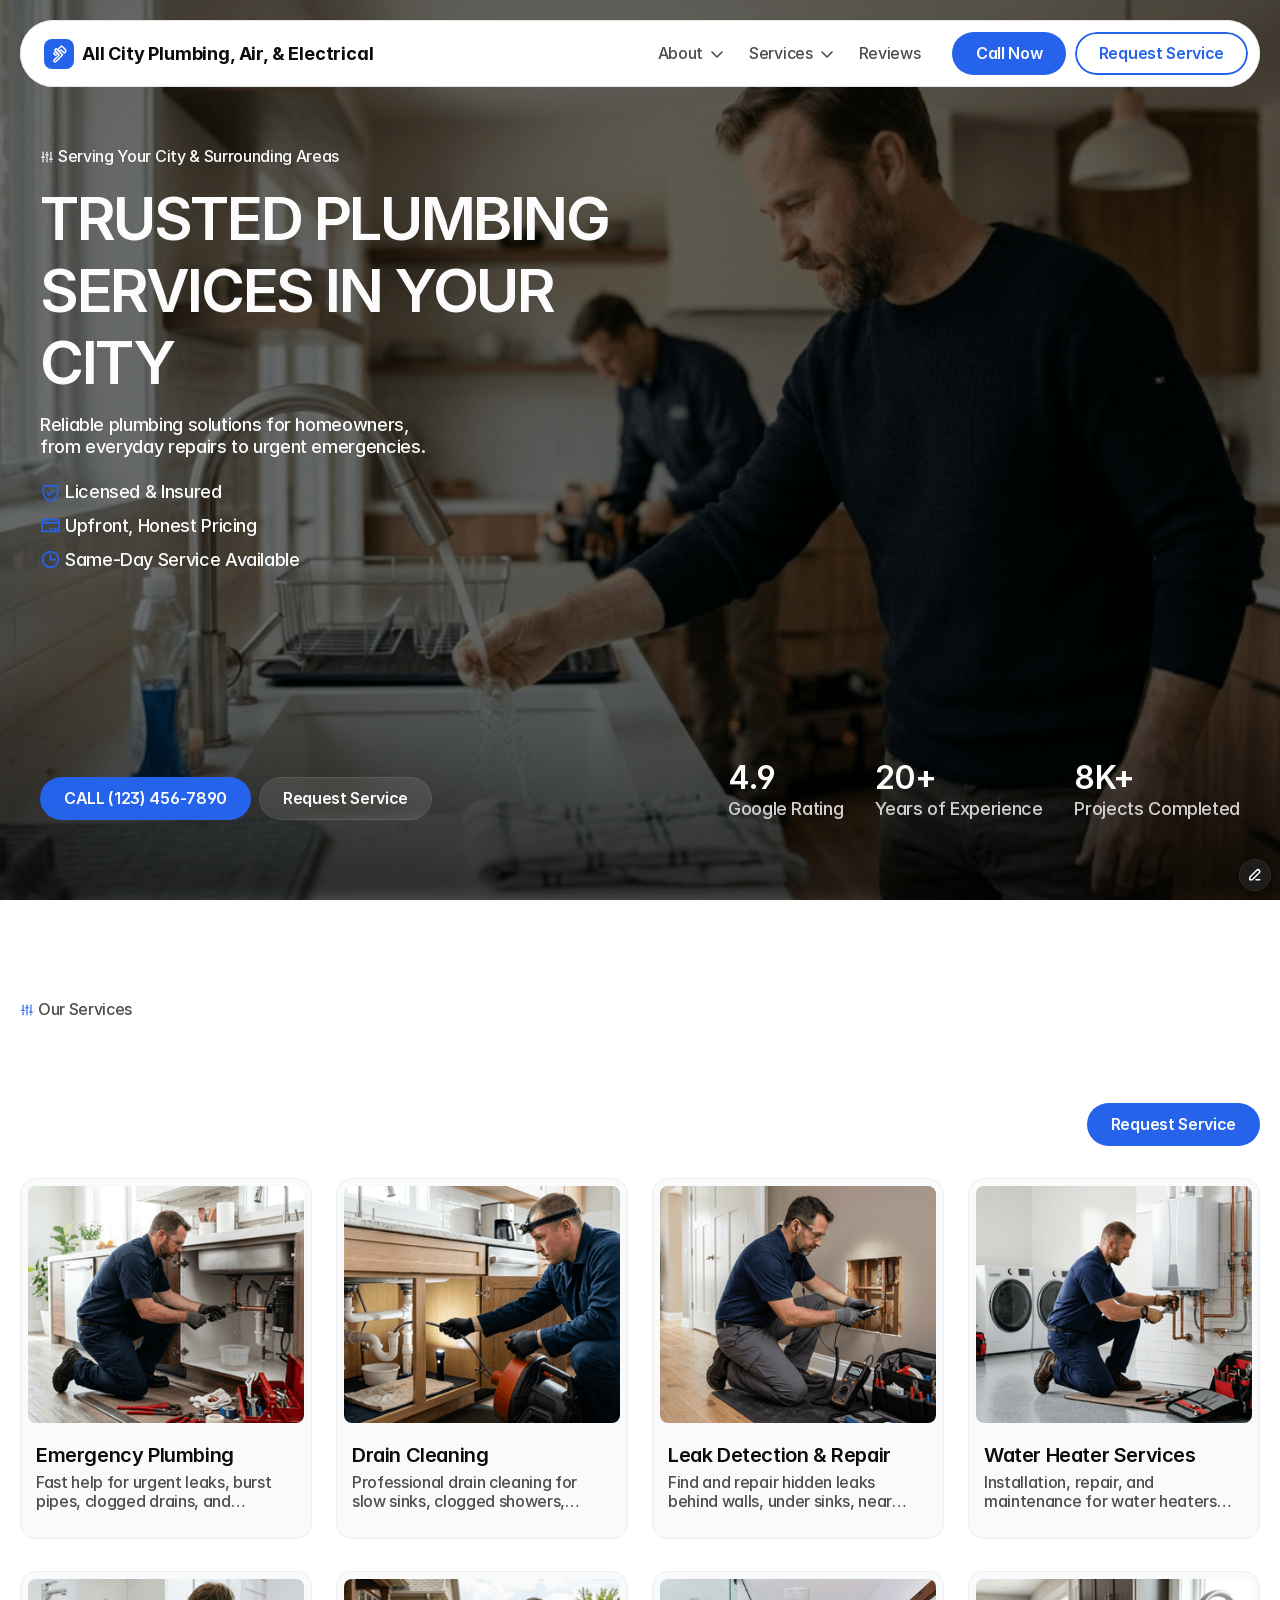
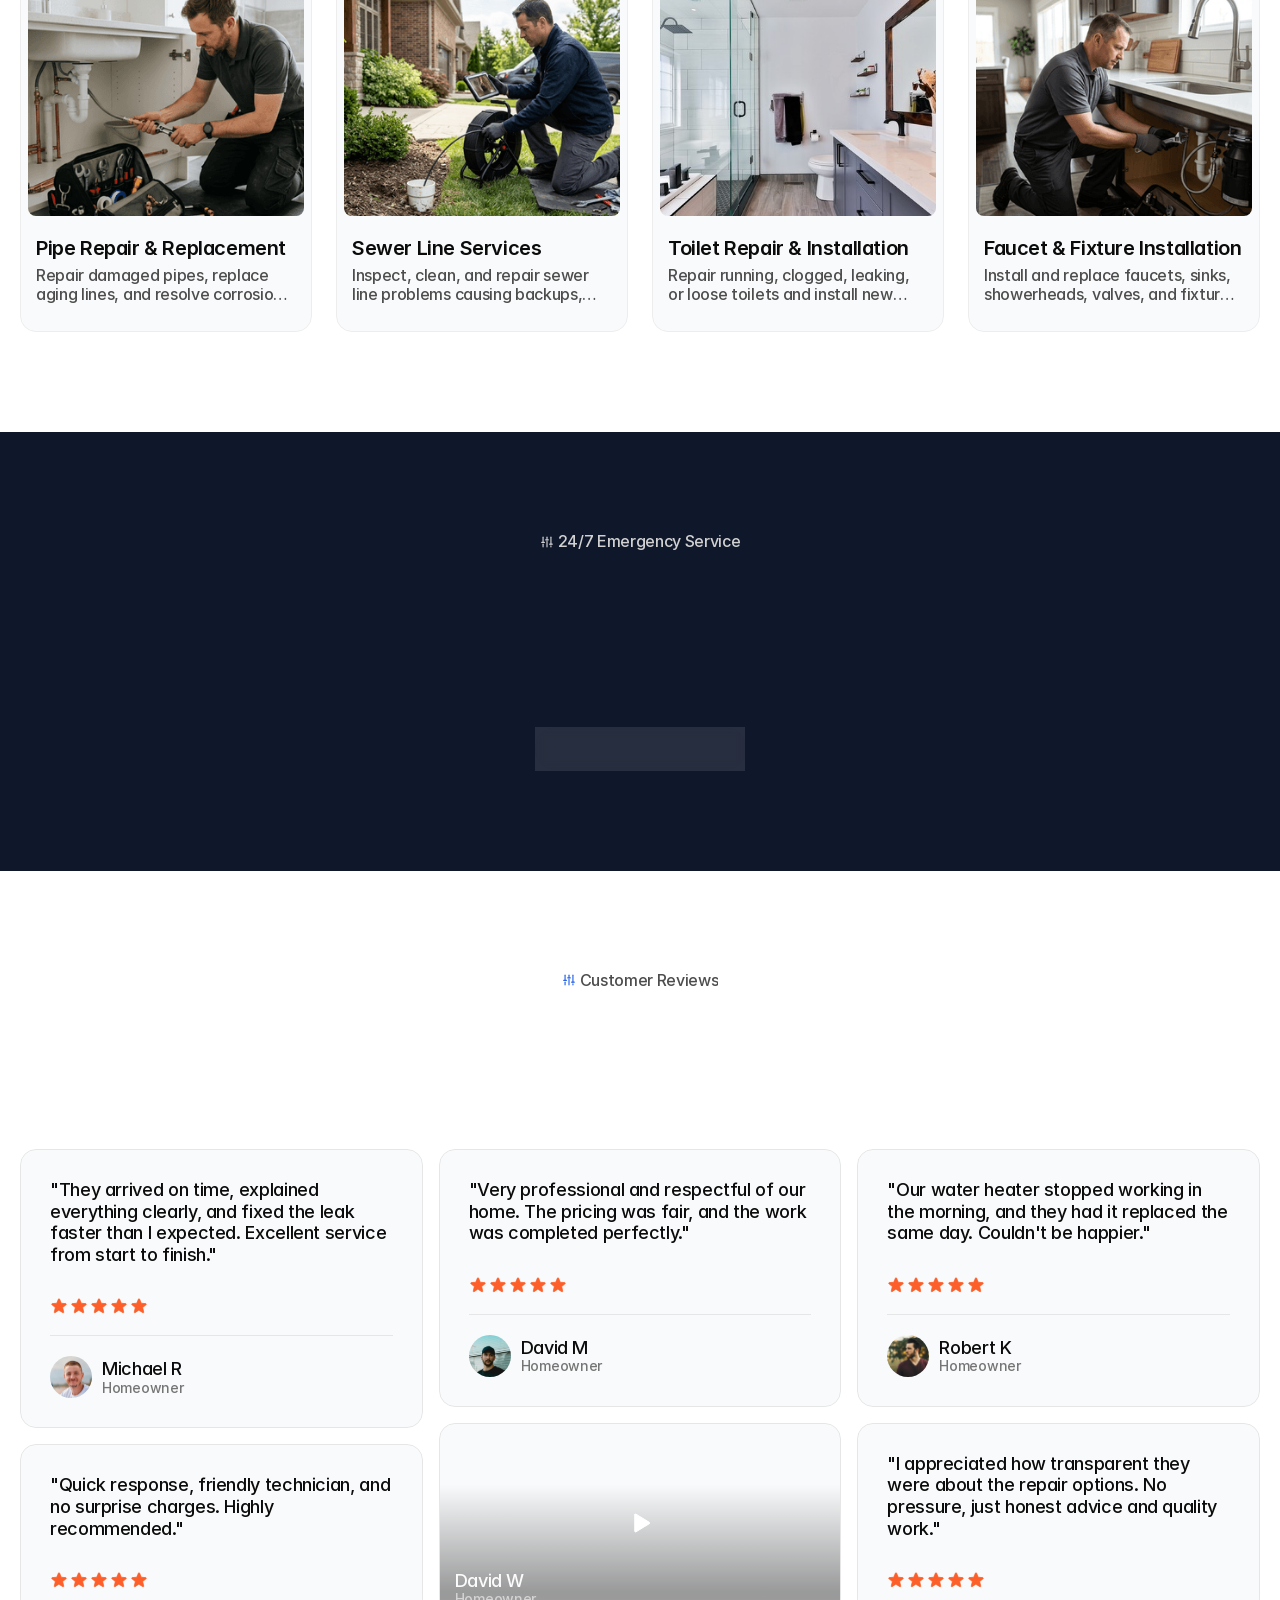
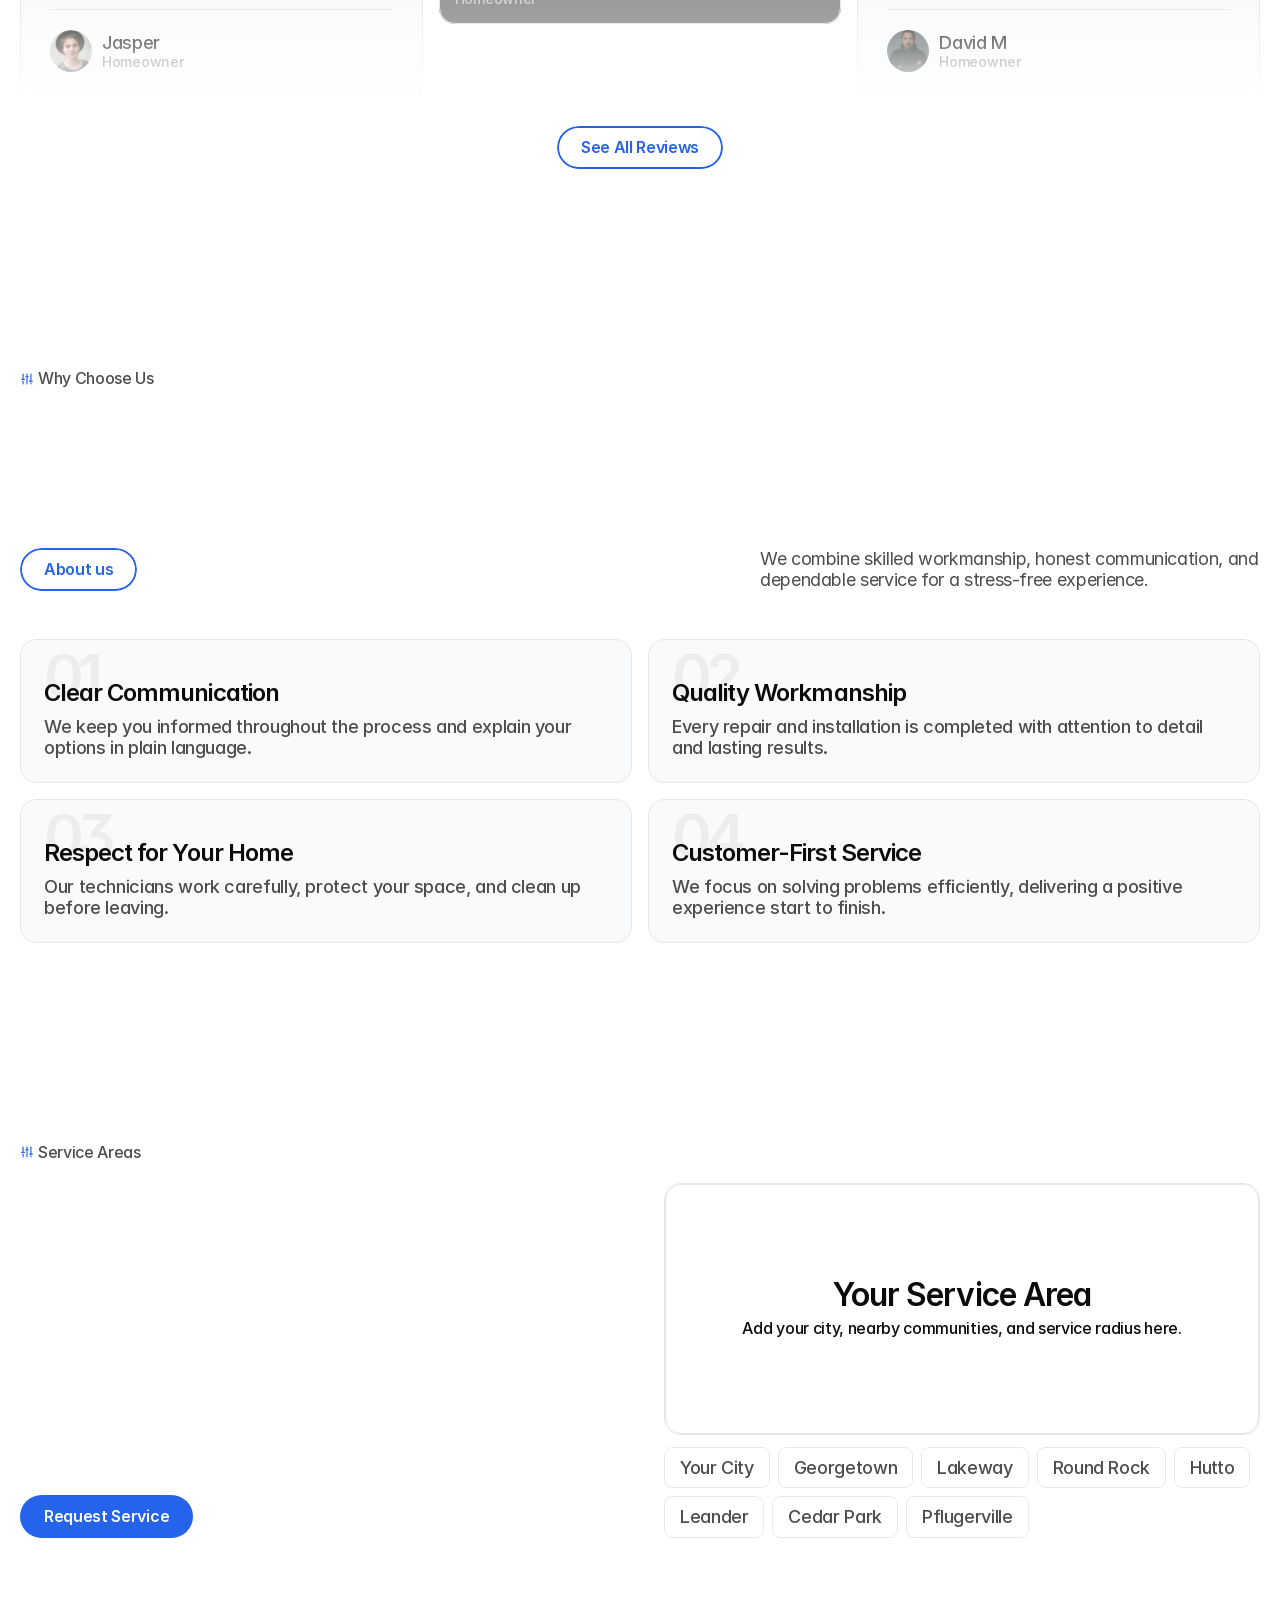
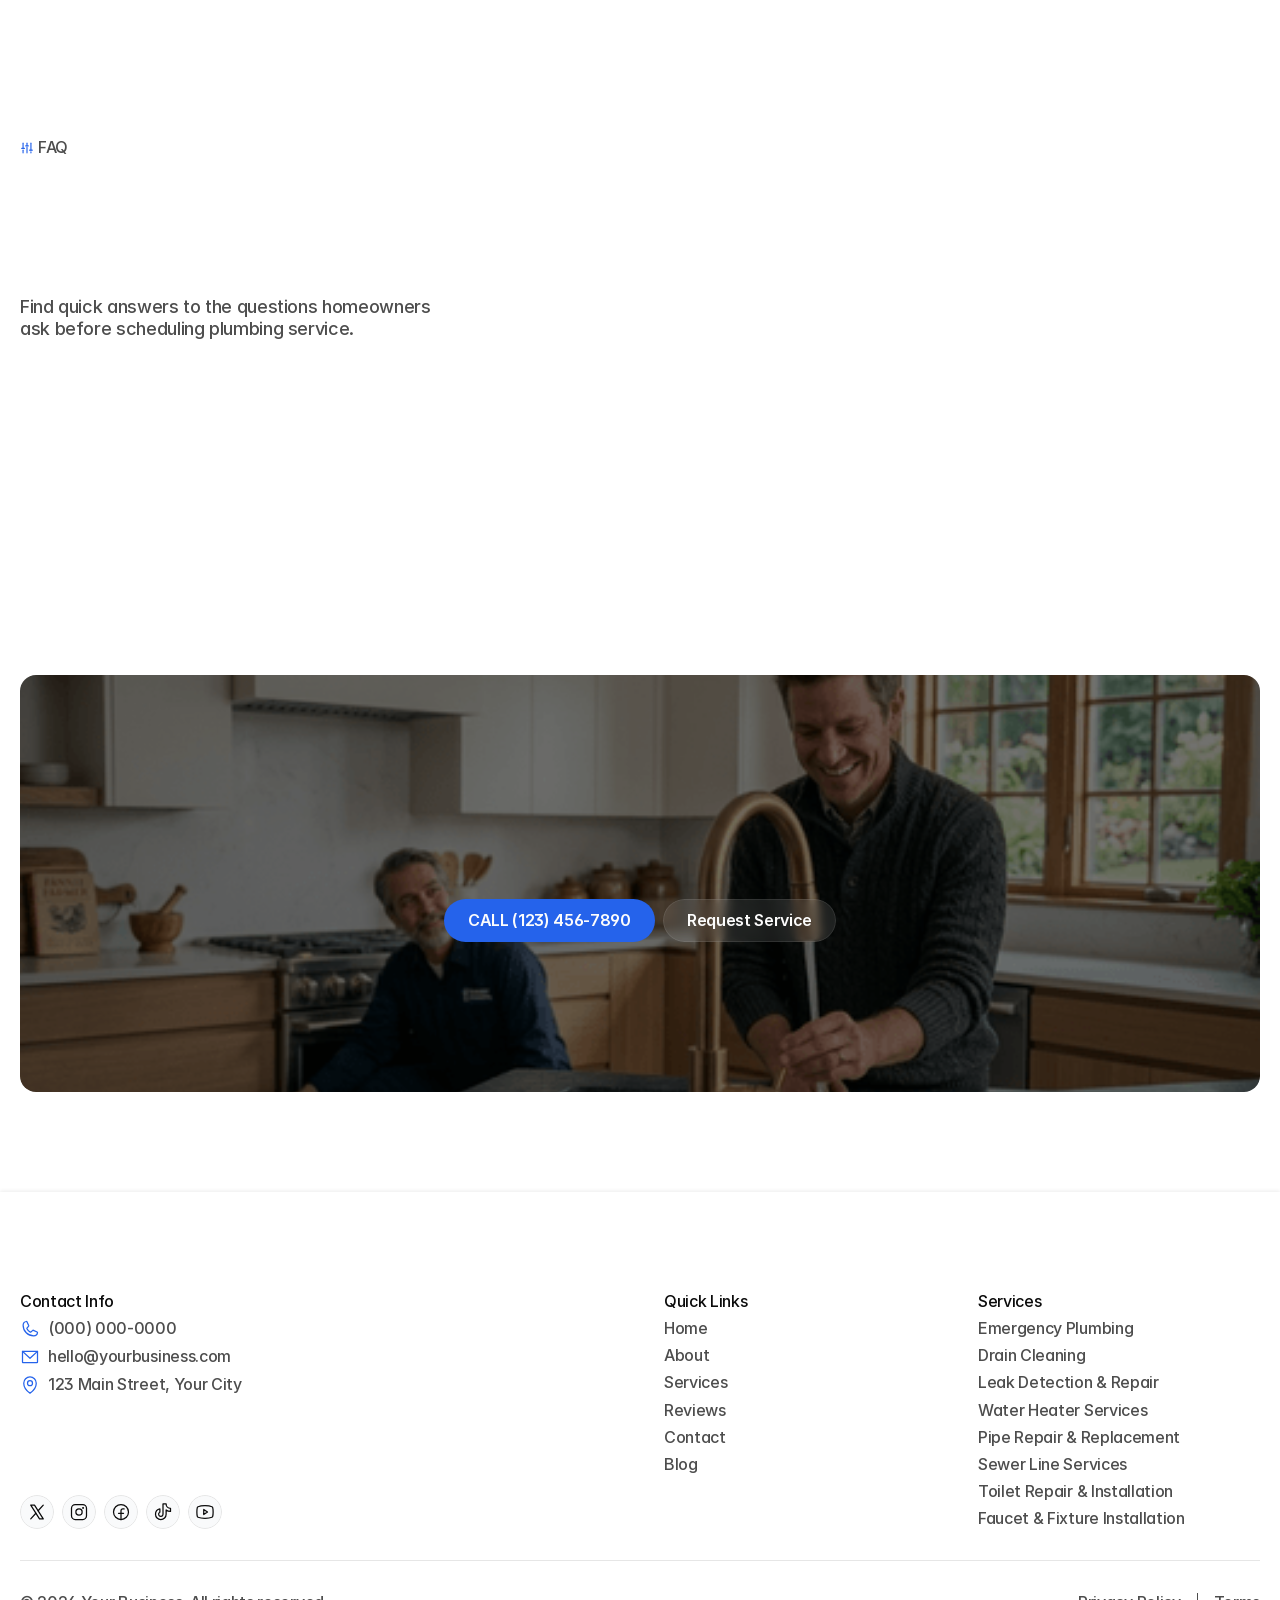
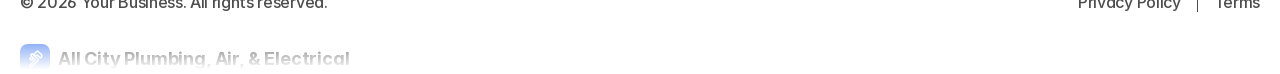
<file: index.html>
<!DOCTYPE html>
<html lang="en" dir="ltr"><head>
<link rel="stylesheet" href="styles.css"><script>(function(){var f=window.fetch;window.fetch=function(u,o){if(typeof u==='string'&&u.includes('.framercms')){return f('/assets/cms/'+u.split('/').pop(),o);}return f(u,o);};})();</script>
<script>
if(location.protocol==='file:'){
  document.addEventListener('DOMContentLoaded',function(){
    var d=document.createElement('div');
    d.style.cssText='position:fixed;top:0;left:0;right:0;z-index:999999;background:#1E293B;color:#F8FAFC;padding:14px 20px;font:13px/1.5 system-ui,sans-serif;text-align:center;box-shadow:0 2px 8px rgba(0,0,0,.3)';
    d.innerHTML='<strong>Local preview:</strong> Run <code style="background:#334155;padding:2px 8px;border-radius:4px;margin:0 4px">npx serve .</code> in this folder, then open <a href="http://localhost:3000" style="color:#60A5FA">localhost:3000</a>. Or deploy to Netlify/Vercel/GitHub Pages — it works instantly! <button onclick="this.parentElement.remove()" style="margin-left:12px;background:#475569;border:none;color:#F8FAFC;padding:4px 10px;border-radius:4px;cursor:pointer;font-size:12px">✕</button>';
    document.body.prepend(d);
  });
}
</script><script src="assets/js/popups-script.js"></script>
	<meta charset="utf-8">
	<meta name="viewport" content="width=device-width">
	<meta name="generator" content="Framer d22cd96">
	<title>All City Plumbing</title>
    <meta name="description" content="All City Plumbing is a high-converting plumbing website built for local service businesses. Generate leads through forms and call actions, launch fast with easy customizations, and grow with SEO-ready service pages and blog CMS.">
    <meta name="framer-search-index" content="https://framerusercontent.com/sites/7fo2Bcs0rbRG9XYIEO4CnJ/searchIndex-yfVfT9ELV8GW.json">
    <meta name="framer-search-index-fallback" content="https://framerusercontent.com/sites/7fo2Bcs0rbRG9XYIEO4CnJ/searchIndex-JojfMlQQpAFr.json">
    <link href="assets/images/image-extra-1.svg" rel="icon" media="(prefers-color-scheme: light)">
    <link href="assets/images/image-extra-1.svg" rel="icon" media="(prefers-color-scheme: dark)">
    <!-- Open Graph -->
    <meta property="og:type" content="website">
    <meta property="og:title" content="All City Plumbing">
    <meta property="og:description" content="All City Plumbing website built for local service businesses. Generate leads through forms and call actions, launch fast with easy customization, and grow with SEO-ready service pages and blog CMS.">
    <meta property="og:image" content="assets/images/image-extra-2.png">
    <!-- X -->
    <meta name="twitter:card" content="summary_large_image">
    <meta name="twitter:title" content="All City Plumbing">
    <meta name="twitter:description" content="All City Plumbing is a high-converting plumbing website built for local service businesses. Generate leads through forms and call actions, launch fast with easy customization, and grow with SEO-ready service pages and blog CMS.">
    <meta name="twitter:image" content="assets/images/image-extra-2.png">
	
	
	<script>try{if(localStorage.getItem("__framer_force_showing_editorbar_since")){const n=document.createElement("link");n.rel="modulepreload";n.href="https://framer.com/edit/init.mjs";document.head.appendChild(n)}}catch(e){}</script><link rel="modulepreload" href="https://framer.com/edit/init.mjs">
	<link rel="canonical" href="https://plumbingpros.framer.website/"><meta property="og:url" content="https://plumbingpros.framer.website/"><!-- Start of headStart -->
    
    <!-- End of headStart -->
	
	
	<link href="https://fonts.gstatic.com" rel="preconnect" crossorigin="">
	
	<meta name="robots" content="max-image-preview:large"><!-- Start of headEnd -->
    
    <!-- End of headEnd -->
	
</head>
<body>
	
	<!-- Start of bodyStart -->
    
    <!-- End of bodyStart -->
	
	<div id="main" data-framer-hydrate-v2="{&quot;routeId&quot;:&quot;augiA20Il&quot;,&quot;localeId&quot;:&quot;default&quot;,&quot;breakpoints&quot;:[{&quot;hash&quot;:&quot;72rtr7&quot;,&quot;mediaQuery&quot;:&quot;(min-width: 1200px)&quot;},{&quot;hash&quot;:&quot;f7nsly&quot;,&quot;mediaQuery&quot;:&quot;(min-width: 810px) and (max-width: 1199.98px)&quot;},{&quot;hash&quot;:&quot;1na1ffq&quot;,&quot;mediaQuery&quot;:&quot;(max-width: 809.98px)&quot;},{&quot;hash&quot;:&quot;1ibzc44&quot;,&quot;mediaQuery&quot;:&quot;(max-width: 809.98px)&quot;},{&quot;hash&quot;:&quot;1uy158s&quot;,&quot;mediaQuery&quot;:&quot;(min-width: 810px) and (max-width: 1199.98px)&quot;},{&quot;hash&quot;:&quot;bup7n2&quot;,&quot;mediaQuery&quot;:&quot;(min-width: 1200px)&quot;}]}" data-framer-ssr-released-at="2026-07-03T11:31:48.672Z" data-framer-page-optimized-at="2026-07-06T11:26:04.817Z" data-framer-generated-page=""><!--$--><div class="framer-aw8Ol framer-bup7n2" data-layout-template="true" style="min-height:100vh;width:auto"><div class="framer-1f7fu11-container"><div class="ssr-variant hidden-1uy158s hidden-1ibzc44"><nav class="framer-bpLmH framer-1gn59p1 framer-v-1gn59p1" data-framer-name="Desktop" data-hide-scrollbars="true" style="width: 100%; opacity: 1;"><div class="framer-a35pct" data-border="true" data-framer-name="Container" style="--border-bottom-width: 1px; --border-color: var(--token-c6608427-1ec8-43a2-a71f-f5792184d5c6, rgb(222, 222, 222)); --border-left-width: 1px; --border-right-width: 1px; --border-style: solid; --border-top-width: 1px; background-color: var(--token-d3e9557f-f85b-4aae-a29d-46760aaacc76, rgb(255, 255, 255)); border-radius: 50px; opacity: 1;"><div class="framer-5giyrs" data-framer-name="Top" style="--border-bottom-width: 0px; --border-color: rgba(0, 0, 0, 0); --border-left-width: 0px; --border-right-width: 0px; --border-style: solid; --border-top-width: 0px; background-color: rgba(255, 255, 255, 0); border-radius: 0px; opacity: 1;"><div class="framer-40gmu5-container" style="opacity: 1;"><!--$--><a aria-label="Logo" class="framer-TGvIf framer-bzs0qu framer-v-bzs0qu framer-11bots9" data-framer-name="Dark" data-highlight="true" href="./" data-framer-page-link-current="true" tabindex="0" style="opacity: 1;"><div class="framer-135qb1q" style="background-color: var(--token-2dbee46b-8e86-409b-908d-18389383084d); border-radius: 8px; opacity: 1;"><svg class="framer-A9vlY framer-1vcke5y" role="presentation" viewBox="0 0 24 24" style="--1m6trwb: 0; --21h8s6: var(--token-d3e9557f-f85b-4aae-a29d-46760aaacc76); --pgex8v: 2; opacity: 1;"><use href="#607465410"></use></svg></div><div class="framer-6nkd08" data-framer-name="Brand Name" data-framer-component-type="RichTextContainer" style="--extracted-r6o4lv: var(--token-25e562c2-4c2e-400c-b4bf-8b236b621b0e); transform: none; opacity: 1;"><p dir="auto" class="framer-text" style="--font-selector:SW50ZXItQm9sZA==;--framer-font-open-type-features:'blwf' on, 'cv03' on, 'cv04' on, 'cv09' on, 'cv11' on;--framer-font-size:18px;--framer-font-weight:700;--framer-letter-spacing:-0.01em;--framer-text-color:var(--extracted-r6o4lv, var(--token-25e562c2-4c2e-400c-b4bf-8b236b621b0e))">All City Plumbing, Air, &amp; Electrical</p></div></a><!--/$--></div></div><div class="framer-o3fenq" data-framer-appear-id="o3fenq" data-framer-name="Bottom" style="--border-bottom-width:0px;--border-color:rgba(0, 0, 0, 0);--border-left-width:0px;--border-right-width:0px;--border-style:solid;--border-top-width:0px;background-color:rgba(0, 0, 0, 0);border-bottom-left-radius:0px;border-bottom-right-radius:0px;border-top-left-radius:0px;border-top-right-radius:0px;opacity:1;transform:none"><div class="framer-1euw8u9" data-framer-name="Menus" style="opacity: 1;"><!--$--><div class="framer-4vvrox-container" id="undefined-4vvrox" style="opacity: 1;"><!--$--><a class="framer-4S8ok framer-Lw7GL framer-ggi9rj framer-v-ggi9rj framer-1u1i0ei" data-framer-name="Default" data-highlight="true" href="./about-us" tabindex="0" style="opacity: 1;"><div class="framer-1seu5a1" data-framer-component-type="RichTextContainer" style="--framer-paragraph-spacing: 0px; transform: none; opacity: 1;"><p class="framer-text framer-styles-preset-1l8qnte" data-styles-preset="aRnYE1hxO" dir="auto">About</p></div><svg class="framer-2TOMF framer-9nq0oo" role="presentation" viewBox="0 0 24 24" style="--1m6trwb: 0; --21h8s6: var(--token-22c6f036-4896-4335-bba1-574341098826, rgb(77, 77, 77)); --pgex8v: 2.5; transform: none; opacity: 1;"><use href="#2741301580"></use></svg></a><!--/$--></div><!--/$--><!--$--><div class="framer-1uvsv1j-container" id="undefined-1uvsv1j" style="opacity: 1;"><!--$--><a class="framer-4S8ok framer-Lw7GL framer-ggi9rj framer-v-ggi9rj framer-1u1i0ei" data-framer-name="Default" data-highlight="true" href="./services" tabindex="0" style="opacity: 1;"><div class="framer-1seu5a1" data-framer-component-type="RichTextContainer" style="--framer-paragraph-spacing: 0px; transform: none; opacity: 1;"><p class="framer-text framer-styles-preset-1l8qnte" data-styles-preset="aRnYE1hxO" dir="auto">Services</p></div><svg class="framer-2TOMF framer-9nq0oo" role="presentation" viewBox="0 0 24 24" style="--1m6trwb: 0; --21h8s6: var(--token-22c6f036-4896-4335-bba1-574341098826, rgb(77, 77, 77)); --pgex8v: 2.5; transform: none; opacity: 1;"><use href="#2741301580"></use></svg></a><!--/$--></div><!--/$--><!--$--><div class="framer-dqi53g-container" style="opacity: 1;"><!--$--><a class="framer-4S8ok framer-Lw7GL framer-ggi9rj framer-v-ggi9rj framer-1u1i0ei" data-framer-name="Default" data-highlight="true" href="./reviews" tabindex="0" style="opacity: 1;"><div class="framer-1seu5a1" data-framer-component-type="RichTextContainer" style="--framer-paragraph-spacing: 0px; transform: none; opacity: 1;"><p class="framer-text framer-styles-preset-1l8qnte" data-styles-preset="aRnYE1hxO" dir="auto">Reviews</p></div></a><!--/$--></div><!--/$--></div><div class="framer-gskov9" data-framer-name="CTAs" style="opacity: 1;"><div class="framer-e3y6tv-container" style="opacity: 1;"><!--$--><a class="framer-ZRJLG framer-qcO23 framer-u3138m framer-v-u3138m framer-5ry2m" data-highlight="true" href="tel:1234567890" rel="noopener" tabindex="0" style="--border-bottom-width: 0px; --border-color: rgba(0, 0, 0, 0); --border-left-width: 0px; --border-right-width: 0px; --border-style: solid; --border-top-width: 0px; backdrop-filter: none; background-color: var(--token-2dbee46b-8e86-409b-908d-18389383084d, rgb(59, 130, 246)); border-radius: 50px; opacity: 1; will-change: transform;" data-framer-name="Button Primary"><div class="framer-1ac1mem" data-framer-component-type="RichTextContainer" style="--extracted-r6o4lv: var(--token-a7058ff3-7dd0-4161-bc4d-0be900207058, rgb(250, 250, 250)); --framer-link-text-color: rgb(0, 153, 255); --framer-link-text-decoration: underline; transform: none; opacity: 1;"><p class="framer-text framer-styles-preset-rr2v9c" data-styles-preset="SYTKcKlP4" dir="auto" style="--framer-text-color:var(--extracted-r6o4lv, var(--token-a7058ff3-7dd0-4161-bc4d-0be900207058, rgb(250, 250, 250)))">Call Now</p></div></a><!--/$--></div><!--$--><div class="framer-eio9fn-container" style="opacity: 1;"><!--$--><a class="framer-ZRJLG framer-qcO23 framer-u3138m framer-v-1y5bxmx framer-5ry2m" data-framer-name="Button Tertiary" data-highlight="true" data-border="true" href="./contact" tabindex="0" style="--border-bottom-width:2px;--border-color:var(--token-2dbee46b-8e86-409b-908d-18389383084d, rgb(37, 99, 235));--border-left-width:2px;--border-right-width:2px;--border-style:solid;--border-top-width:2px;backdrop-filter:none;background-color:rgba(0, 0, 0, 0);-webkit-backdrop-filter:none;border-bottom-left-radius:50px;border-bottom-right-radius:50px;border-top-left-radius:50px;border-top-right-radius:50px;opacity:1"><div class="framer-1ac1mem" data-framer-component-type="RichTextContainer" style="--extracted-r6o4lv: var(--token-2dbee46b-8e86-409b-908d-18389383084d, rgb(37, 99, 235)); --framer-link-text-color: rgb(0, 153, 255); --framer-link-text-decoration: underline; transform: none; opacity: 1;"><p class="framer-text framer-styles-preset-rr2v9c" data-styles-preset="SYTKcKlP4" dir="auto" style="--framer-text-color:var(--extracted-r6o4lv, var(--token-2dbee46b-8e86-409b-908d-18389383084d, rgb(37, 99, 235)))">Request Service</p></div></a><!--/$--></div><!--/$--></div></div></div></nav></div></div><div data-framer-root="" class="framer-C1SZs framer-S75yf framer-ywpP8 framer-yp3Eg framer-72rtr7" style="min-height:100vh;width:auto;display:contents"><div class="ssr-variant"><section as="section" class="framer-1oahxfn" data-framer-name="Hero"><div style="position:absolute;border-radius:inherit;corner-shape:inherit;top:0;right:0;bottom:0;left:0" data-framer-background-image-wrapper="true"><img decoding="auto" width="1092" height="614" sizes="(min-width: 1200px) 100vw, (min-width: 810px) and (max-width: 1199.98px) 100vw, (max-width: 809.98px) 100vw" srcset="assets/images/trusted-plumbing-services-in-your-city-2.png 512w,assets/images/trusted-plumbing-services-in-your-city-3.png 1024w,assets/images/trusted-plumbing-services-in-your-city-1.png 1092w" src="assets/images/trusted-plumbing-services-in-your-city-1.png" alt="" style="display:block;width:100%;height:100%;border-radius:inherit;corner-shape:inherit;object-position:center;object-fit:cover"></div><div class="framer-2i8tm6" data-framer-name="Bottom Linear"></div><div class="framer-1t1ck3q" data-framer-name="Overlay"></div><div class="framer-gb4t3c" data-framer-name="Container"><div class="framer-98cb6c" data-framer-name="Heading"><div class="framer-1bkipw3" data-framer-name="Text"><div class="framer-16fpzdw-container"><div class="framer-j3QDU framer-Lw7GL framer-1ydx34m framer-v-txje7c" data-framer-name="Homepage" style="opacity: 1;"><svg class="framer-0Ah50 framer-1n69ixs" role="presentation" viewBox="0 0 24 24" style="--1m6trwb: 0; --21h8s6: var(--token-a7058ff3-7dd0-4161-bc4d-0be900207058, rgb(252, 252, 252)); --pgex8v: 2; opacity: 1;"><use href="#682066901"></use></svg><div class="framer-1r5th9h" data-framer-component-type="RichTextContainer" style="--framer-link-text-color: rgb(0, 153, 255); --framer-link-text-decoration: underline; --extracted-r6o4lv: var(--token-a7058ff3-7dd0-4161-bc4d-0be900207058, rgb(252, 252, 252)); transform: none; opacity: 1;"><p class="framer-text framer-styles-preset-1l8qnte" data-styles-preset="aRnYE1hxO" dir="auto" style="--framer-text-color:var(--extracted-r6o4lv, var(--token-a7058ff3-7dd0-4161-bc4d-0be900207058, rgb(252, 252, 252)))">Serving Your City &amp; Surrounding Areas</p></div></div></div><div class="framer-1pw25yu" data-framer-component-type="RichTextContainer" style="transform:none"><h1 class="framer-text framer-styles-preset-gq5mei" data-styles-preset="qpRd3ZN6x" dir="auto" style="--framer-text-alignment:start">TRUSTED PLUMBING SERVICES IN YOUR CITY</h1></div><div class="framer-1t7mgzh" data-framer-component-type="RichTextContainer" style="transform:none"><p class="framer-text framer-styles-preset-1purr7g" data-styles-preset="V0qlIGPi5" dir="auto" style="--framer-text-color:var(--token-a7058ff3-7dd0-4161-bc4d-0be900207058, rgb(252, 252, 252))">Reliable plumbing solutions for homeowners, from everyday repairs to urgent emergencies.</p></div></div><div class="framer-5lqxef" data-framer-name="Lists"><div class="framer-tabu2i-container"><div class="framer-9Q2Zp framer-ywpP8 framer-1gixbcv framer-v-1gixbcv" data-framer-name="Variant 1" style="opacity: 1;"><svg class="framer-DK6PS framer-13h0wur" role="presentation" viewBox="0 0 24 24" style="--1m6trwb: 0; --21h8s6: var(--token-2dbee46b-8e86-409b-908d-18389383084d, rgb(37, 99, 235)); --pgex8v: 2; opacity: 1;"><use href="#1430394497"></use></svg><div class="framer-1p11zyz" data-framer-component-type="RichTextContainer" style="--extracted-r6o4lv: var(--token-a7058ff3-7dd0-4161-bc4d-0be900207058, rgb(252, 252, 252)); --framer-link-text-color: rgb(0, 153, 255); --framer-link-text-decoration: underline; transform: none; opacity: 1;"><p class="framer-text framer-styles-preset-1purr7g" data-styles-preset="V0qlIGPi5" dir="auto" style="--framer-text-color:var(--extracted-r6o4lv, var(--token-a7058ff3-7dd0-4161-bc4d-0be900207058, rgb(252, 252, 252)))">Licensed &amp; Insured</p></div></div></div><div class="framer-92269v-container"><div class="framer-9Q2Zp framer-ywpP8 framer-1gixbcv framer-v-1gixbcv" data-framer-name="Variant 1" style="opacity: 1;"><svg class="framer-oXBdu framer-13h0wur" role="presentation" viewBox="0 0 24 24" style="--1m6trwb: 0; --21h8s6: var(--token-2dbee46b-8e86-409b-908d-18389383084d, rgb(37, 99, 235)); --pgex8v: 2; opacity: 1;"><use href="#284417607"></use></svg><div class="framer-1p11zyz" data-framer-component-type="RichTextContainer" style="--extracted-r6o4lv: var(--token-a7058ff3-7dd0-4161-bc4d-0be900207058, rgb(252, 252, 252)); --framer-link-text-color: rgb(0, 153, 255); --framer-link-text-decoration: underline; transform: none; opacity: 1;"><p class="framer-text framer-styles-preset-1purr7g" data-styles-preset="V0qlIGPi5" dir="auto" style="--framer-text-color:var(--extracted-r6o4lv, var(--token-a7058ff3-7dd0-4161-bc4d-0be900207058, rgb(252, 252, 252)))">Upfront, Honest Pricing</p></div></div></div><div class="framer-1yfcvpv-container"><div class="framer-9Q2Zp framer-ywpP8 framer-1gixbcv framer-v-1gixbcv" data-framer-name="Variant 1" style="opacity: 1;"><svg class="framer-d4tNk framer-13h0wur" role="presentation" viewBox="0 0 24 24" style="--1m6trwb: 0; --21h8s6: var(--token-2dbee46b-8e86-409b-908d-18389383084d, rgb(37, 99, 235)); --pgex8v: 2; opacity: 1;"><use href="#1727193461"></use></svg><div class="framer-1p11zyz" data-framer-component-type="RichTextContainer" style="--extracted-r6o4lv: var(--token-a7058ff3-7dd0-4161-bc4d-0be900207058, rgb(252, 252, 252)); --framer-link-text-color: rgb(0, 153, 255); --framer-link-text-decoration: underline; transform: none; opacity: 1;"><p class="framer-text framer-styles-preset-1purr7g" data-styles-preset="V0qlIGPi5" dir="auto" style="--framer-text-color:var(--extracted-r6o4lv, var(--token-a7058ff3-7dd0-4161-bc4d-0be900207058, rgb(252, 252, 252)))">Same-Day Service Available</p></div></div></div></div></div><div class="framer-wkihr9" data-framer-name="Body"><div class="framer-169iu9h" data-framer-name="CTAs"><div class="framer-k1pfzb-container"><!--$--><a class="framer-ZRJLG framer-qcO23 framer-u3138m framer-v-u3138m framer-5ry2m" data-framer-name="Button Primary" data-highlight="true" href="tel:1234567890" rel="noopener" tabindex="0" style="--border-bottom-width:0px;--border-color:rgba(0, 0, 0, 0);--border-left-width:0px;--border-right-width:0px;--border-style:solid;--border-top-width:0px;backdrop-filter:none;background-color:var(--token-2dbee46b-8e86-409b-908d-18389383084d, rgb(59, 130, 246));-webkit-backdrop-filter:none;border-bottom-left-radius:50px;border-bottom-right-radius:50px;border-top-left-radius:50px;border-top-right-radius:50px;opacity:1"><div class="framer-1ac1mem" data-framer-component-type="RichTextContainer" style="--extracted-r6o4lv: var(--token-a7058ff3-7dd0-4161-bc4d-0be900207058, rgb(250, 250, 250)); --framer-link-text-color: rgb(0, 153, 255); --framer-link-text-decoration: underline; transform: none; opacity: 1;"><p class="framer-text framer-styles-preset-rr2v9c" data-styles-preset="SYTKcKlP4" dir="auto" style="--framer-text-color:var(--extracted-r6o4lv, var(--token-a7058ff3-7dd0-4161-bc4d-0be900207058, rgb(250, 250, 250)))">CALL (123) 456-7890</p></div></a><!--/$--></div><!--$--><div class="framer-daa0s7-container"><!--$--><a class="framer-ZRJLG framer-qcO23 framer-u3138m framer-v-1x7f3b framer-5ry2m" data-framer-name="Button Secondary" data-highlight="true" data-border="true" href="./contact" tabindex="0" style="--border-bottom-width:1px;--border-color:var(--token-736366c7-ecf8-4462-8d2d-8c2df44c8f8a, rgba(237, 237, 237, 0.1));--border-left-width:1px;--border-right-width:1px;--border-style:solid;--border-top-width:1px;backdrop-filter:blur(5px);background-color:var(--token-79d96bfb-6955-4ff1-9a7e-67b38bf957f8, rgba(255, 255, 255, 0.1));-webkit-backdrop-filter:blur(5px);border-bottom-left-radius:50px;border-bottom-right-radius:50px;border-top-left-radius:50px;border-top-right-radius:50px;opacity:1"><div class="framer-1ac1mem" data-framer-component-type="RichTextContainer" style="--extracted-r6o4lv: var(--token-a7058ff3-7dd0-4161-bc4d-0be900207058, rgb(250, 250, 250)); --framer-link-text-color: rgb(0, 153, 255); --framer-link-text-decoration: underline; transform: none; opacity: 1;"><p class="framer-text framer-styles-preset-rr2v9c" data-styles-preset="SYTKcKlP4" dir="auto" style="--framer-text-color:var(--extracted-r6o4lv, var(--token-a7058ff3-7dd0-4161-bc4d-0be900207058, rgb(250, 250, 250)))">Request Service</p></div></a><!--/$--></div><!--/$--></div><div class="framer-jnirn2" data-framer-name="Content"><div class="framer-1e7h283-container"><div class="framer-kLJ7o framer-VMp9v framer-ywpP8 framer-cb63pv framer-v-cb63pv" data-framer-name="Variant 1" style="opacity: 1;"><div class="framer-1gsvw02" data-framer-component-type="RichTextContainer" style="--extracted-r6o4lv: var(--token-a7058ff3-7dd0-4161-bc4d-0be900207058, rgb(252, 252, 252)); --framer-link-text-color: rgb(0, 153, 255); --framer-link-text-decoration: underline; transform: none; opacity: 1;"><p class="framer-text framer-styles-preset-1f005qc" data-styles-preset="XAqZocXum" dir="auto" style="--framer-text-color:var(--extracted-r6o4lv, var(--token-a7058ff3-7dd0-4161-bc4d-0be900207058, rgb(252, 252, 252)))">4.9</p></div><div class="framer-xbfojd" data-framer-component-type="RichTextContainer" style="--extracted-r6o4lv: var(--token-9de12388-4193-4293-859c-8d1f64f07a59, rgb(204, 204, 204)); --framer-link-text-color: rgb(0, 153, 255); --framer-link-text-decoration: underline; transform: none; opacity: 1;"><p class="framer-text framer-styles-preset-1purr7g" data-styles-preset="V0qlIGPi5" dir="auto" style="--framer-text-color:var(--extracted-r6o4lv, var(--token-9de12388-4193-4293-859c-8d1f64f07a59, rgb(204, 204, 204)))">Google Rating</p></div></div></div><div class="framer-1o6mqzg-container"><div class="framer-kLJ7o framer-VMp9v framer-ywpP8 framer-cb63pv framer-v-cb63pv" data-framer-name="Variant 1" style="opacity: 1;"><div class="framer-1gsvw02" data-framer-component-type="RichTextContainer" style="--extracted-r6o4lv: var(--token-a7058ff3-7dd0-4161-bc4d-0be900207058, rgb(252, 252, 252)); --framer-link-text-color: rgb(0, 153, 255); --framer-link-text-decoration: underline; transform: none; opacity: 1;"><p class="framer-text framer-styles-preset-1f005qc" data-styles-preset="XAqZocXum" dir="auto" style="--framer-text-color:var(--extracted-r6o4lv, var(--token-a7058ff3-7dd0-4161-bc4d-0be900207058, rgb(252, 252, 252)))">20+</p></div><div class="framer-xbfojd" data-framer-component-type="RichTextContainer" style="--extracted-r6o4lv: var(--token-9de12388-4193-4293-859c-8d1f64f07a59, rgb(204, 204, 204)); --framer-link-text-color: rgb(0, 153, 255); --framer-link-text-decoration: underline; transform: none; opacity: 1;"><p class="framer-text framer-styles-preset-1purr7g" data-styles-preset="V0qlIGPi5" dir="auto" style="--framer-text-color:var(--extracted-r6o4lv, var(--token-9de12388-4193-4293-859c-8d1f64f07a59, rgb(204, 204, 204)))">Years of Experience</p></div></div></div><div class="framer-u252ia-container"><div class="framer-kLJ7o framer-VMp9v framer-ywpP8 framer-cb63pv framer-v-cb63pv" data-framer-name="Variant 1" style="opacity: 1;"><div class="framer-1gsvw02" data-framer-component-type="RichTextContainer" style="--extracted-r6o4lv: var(--token-a7058ff3-7dd0-4161-bc4d-0be900207058, rgb(252, 252, 252)); --framer-link-text-color: rgb(0, 153, 255); --framer-link-text-decoration: underline; transform: none; opacity: 1;"><p class="framer-text framer-styles-preset-1f005qc" data-styles-preset="XAqZocXum" dir="auto" style="--framer-text-color:var(--extracted-r6o4lv, var(--token-a7058ff3-7dd0-4161-bc4d-0be900207058, rgb(252, 252, 252)))">8K+</p></div><div class="framer-xbfojd" data-framer-component-type="RichTextContainer" style="--extracted-r6o4lv: var(--token-9de12388-4193-4293-859c-8d1f64f07a59, rgb(204, 204, 204)); --framer-link-text-color: rgb(0, 153, 255); --framer-link-text-decoration: underline; transform: none; opacity: 1;"><p class="framer-text framer-styles-preset-1purr7g" data-styles-preset="V0qlIGPi5" dir="auto" style="--framer-text-color:var(--extracted-r6o4lv, var(--token-9de12388-4193-4293-859c-8d1f64f07a59, rgb(204, 204, 204)))">Projects Completed</p></div></div></div></div></div></div></section></div><section class="framer-aegfnx" data-framer-name="Services"><div class="framer-1cmgwcr" data-framer-name="Container"><div class="framer-wq182s" data-framer-name="Heading"><div class="framer-1ddmxs3" data-framer-name="Text"><div class="ssr-variant"><div class="framer-hu7lhw-container"><div class="framer-j3QDU framer-Lw7GL framer-1ydx34m framer-v-1ydx34m" data-framer-name="Dark" style="opacity: 1;"><svg class="framer-0Ah50 framer-1n69ixs" role="presentation" viewBox="0 0 24 24" style="--1m6trwb: 0; --21h8s6: var(--token-2dbee46b-8e86-409b-908d-18389383084d, rgb(37, 99, 235)); --pgex8v: 2; opacity: 1;"><use href="#682066901"></use></svg><div class="framer-1r5th9h" data-framer-component-type="RichTextContainer" style="--framer-link-text-color: rgb(0, 153, 255); --framer-link-text-decoration: underline; transform: none; opacity: 1;"><p class="framer-text framer-styles-preset-1l8qnte" data-styles-preset="aRnYE1hxO" dir="auto">Our Services</p></div></div></div></div><div class="framer-eoalxu" data-framer-component-type="RichTextContainer" style="transform:none"><h2 class="framer-text framer-styles-preset-ihfq47" data-styles-preset="FpxnbTQR9" dir="auto"><span style="display:inline-block;opacity:0.001;transform:translateX(0px) translateY(10px) scale(1) rotate(0deg) skewX(0deg) skewY(0deg)">Professional</span> <span style="display:inline-block;opacity:0.001;transform:translateX(0px) translateY(10px) scale(1) rotate(0deg) skewX(0deg) skewY(0deg)">Plumbing</span> <span style="display:inline-block;opacity:0.001;transform:translateX(0px) translateY(10px) scale(1) rotate(0deg) skewX(0deg) skewY(0deg)">Services</span> <span style="display:inline-block;opacity:0.001;transform:translateX(0px) translateY(10px) scale(1) rotate(0deg) skewX(0deg) skewY(0deg)">for</span> <span style="display:inline-block;opacity:0.001;transform:translateX(0px) translateY(10px) scale(1) rotate(0deg) skewX(0deg) skewY(0deg)">Every</span> <span style="display:inline-block;opacity:0.001;transform:translateX(0px) translateY(10px) scale(1) rotate(0deg) skewX(0deg) skewY(0deg)">Need</span></h2></div></div><!--$--><div class="ssr-variant"><div class="framer-mhvmsm-container"><!--$--><a class="framer-ZRJLG framer-qcO23 framer-u3138m framer-v-u3138m framer-5ry2m" data-framer-name="Button Primary" data-highlight="true" href="./contact" tabindex="0" style="--border-bottom-width:0px;--border-color:rgba(0, 0, 0, 0);--border-left-width:0px;--border-right-width:0px;--border-style:solid;--border-top-width:0px;backdrop-filter:none;background-color:var(--token-2dbee46b-8e86-409b-908d-18389383084d, rgb(59, 130, 246));-webkit-backdrop-filter:none;border-bottom-left-radius:50px;border-bottom-right-radius:50px;border-top-left-radius:50px;border-top-right-radius:50px;opacity:1"><div class="framer-1ac1mem" data-framer-component-type="RichTextContainer" style="--extracted-r6o4lv: var(--token-a7058ff3-7dd0-4161-bc4d-0be900207058, rgb(250, 250, 250)); --framer-link-text-color: rgb(0, 153, 255); --framer-link-text-decoration: underline; transform: none; opacity: 1;"><p class="framer-text framer-styles-preset-rr2v9c" data-styles-preset="SYTKcKlP4" dir="auto" style="--framer-text-color:var(--extracted-r6o4lv, var(--token-a7058ff3-7dd0-4161-bc4d-0be900207058, rgb(250, 250, 250)))">Request Service</p></div></a><!--/$--></div></div><!--/$--></div><div class="framer-1as357h" data-framer-name="Content"><div class="ssr-variant hidden-f7nsly hidden-1na1ffq"><div class="framer-1suspj6-container"><div class="framer-ZUsbT framer-x9tp9k framer-v-x9tp9k" data-framer-name="Desktop" style="width: 100%; opacity: 1;"><!--$--><!--$--><a class="framer-wne3c8 framer-112ytrb" href="./services/emergency-plumbing" style="opacity: 1;"><div class="framer-u6rp9d-container" style="opacity: 1;"><div class="framer-GaRM7 framer-028XU framer-Lw7GL framer-dxnv5i framer-v-dxnv5i" data-border="true" data-framer-name="Variant 1" style="--border-bottom-width: 1px; --border-color: rgb(237, 237, 237); --border-left-width: 1px; --border-right-width: 1px; --border-style: solid; --border-top-width: 1px; background-color: var(--token-32cbc61f-8526-4819-a424-95a54e2d5c8b, rgb(247, 247, 247)); width: 100%; border-radius: 16px; opacity: 1;"><div class="framer-12i4fi7" data-framer-name="Image Wrapper" style="border-radius: 8px; opacity: 1;"><div class="framer-1e1kev9" data-border="true" style="--border-bottom-width: 1px; --border-color: var(--token-c6608427-1ec8-43a2-a71f-f5792184d5c6, rgb(222, 222, 222)); --border-left-width: 1px; --border-right-width: 1px; --border-style: solid; --border-top-width: 1px; transform: scale(1.05); opacity: 1;"><div style="position:absolute;border-radius:inherit;corner-shape:inherit;top:0;right:0;bottom:0;left:0" data-framer-background-image-wrapper="true"><img decoding="auto" width="1092" height="614" sizes="(min-width: 1200px) max(max(max((max(min(max(100vw, 1px), 1280px) - 40px, 1px) - 72px) / 4, 50px), 1px) - 16px, 1px), (min-width: 810px) and (max-width: 1199.98px) max(max(max((max(min(max(100vw, 1px), 1280px) - 40px, 1px) - 24px) / 2, 50px), 1px) - 16px, 1px), (max-width: 809.98px) max(max(max(max(min(100vw, 1280px) - 20px, 1px), 50px), 1px) - 16px, 1px)" srcset="assets/images/professional-plumber-responding-to-an-emergency-ba-1.png 512w,assets/images/professional-plumber-responding-to-an-emergency-ba-2.png 1024w,assets/images/professional-plumber-responding-to-an-emergency-ba-3.png 1092w" src="assets/images/professional-plumber-responding-to-an-emergency-ba-3.png" alt="Professional plumber responding to an emergency bathroom plumbing repair" style="display:block;width:100%;height:100%;border-radius:inherit;corner-shape:inherit;object-position:center;object-fit:cover"></div></div><div class="framer-1rolu56" data-framer-name="Overlay" style="background-color:rgba(0, 0, 0, 0.5);opacity:0"><svg class="framer-mphAT framer-zltovv" role="presentation" viewBox="0 0 24 24" style="--1m6trwb: 0; --21h8s6: var(--token-a7058ff3-7dd0-4161-bc4d-0be900207058, rgb(250, 250, 250)); --pgex8v: 1.5; transform: translate(-50%, -50%); opacity: 1;"><use href="#1339531747"></use></svg></div></div><div class="framer-hoids7" data-framer-name="Text" style="opacity: 1;"><div class="framer-jxfpwz" data-framer-name="Title" data-framer-component-type="RichTextContainer" style="transform: none; opacity: 1;"><p class="framer-text framer-styles-preset-17a50hs" data-styles-preset="hhyvIFKp_" dir="auto">Emergency Plumbing</p></div><div class="framer-1d6xno" data-framer-name="Title" data-framer-component-type="RichTextContainer" style="transform: none; opacity: 1;"><p class="framer-text framer-styles-preset-1l8qnte" data-styles-preset="aRnYE1hxO" dir="auto">Fast help for urgent leaks, burst pipes, clogged drains, and plumbing problems that need immediate attention at home.</p></div></div></div></div></a><!--/$--><!--$--><a class="framer-wne3c8 framer-112ytrb" href="./services/drain-cleaning" style="opacity: 1;"><div class="framer-u6rp9d-container" style="opacity: 1;"><div class="framer-GaRM7 framer-028XU framer-Lw7GL framer-dxnv5i framer-v-dxnv5i" data-border="true" data-framer-name="Variant 1" style="--border-bottom-width: 1px; --border-color: rgb(237, 237, 237); --border-left-width: 1px; --border-right-width: 1px; --border-style: solid; --border-top-width: 1px; background-color: var(--token-32cbc61f-8526-4819-a424-95a54e2d5c8b, rgb(247, 247, 247)); width: 100%; border-radius: 16px; opacity: 1;"><div class="framer-12i4fi7" data-framer-name="Image Wrapper" style="border-radius: 8px; opacity: 1;"><div class="framer-1e1kev9" data-border="true" style="--border-bottom-width: 1px; --border-color: var(--token-c6608427-1ec8-43a2-a71f-f5792184d5c6, rgb(222, 222, 222)); --border-left-width: 1px; --border-right-width: 1px; --border-style: solid; --border-top-width: 1px; transform: scale(1.05); opacity: 1;"><div style="position:absolute;border-radius:inherit;corner-shape:inherit;top:0;right:0;bottom:0;left:0" data-framer-background-image-wrapper="true"><img decoding="auto" width="1092" height="614" sizes="(min-width: 1200px) max(max(max((max(min(max(100vw, 1px), 1280px) - 40px, 1px) - 72px) / 4, 50px), 1px) - 16px, 1px), (min-width: 810px) and (max-width: 1199.98px) max(max(max((max(min(max(100vw, 1px), 1280px) - 40px, 1px) - 24px) / 2, 50px), 1px) - 16px, 1px), (max-width: 809.98px) max(max(max(max(min(100vw, 1280px) - 20px, 1px), 50px), 1px) - 16px, 1px)" srcset="assets/images/hands-cleaning-a-kitchen-sink-drain-and-strainer-1.png 512w,assets/images/hands-cleaning-a-kitchen-sink-drain-and-strainer-2.png 1024w,assets/images/hands-cleaning-a-kitchen-sink-drain-and-strainer-3.png 1092w" src="assets/images/hands-cleaning-a-kitchen-sink-drain-and-strainer-3.png" alt="Hands cleaning a kitchen sink drain and strainer" style="display:block;width:100%;height:100%;border-radius:inherit;corner-shape:inherit;object-position:center;object-fit:cover"></div></div><div class="framer-1rolu56" data-framer-name="Overlay" style="background-color:rgba(0, 0, 0, 0.5);opacity:0"><svg class="framer-mphAT framer-zltovv" role="presentation" viewBox="0 0 24 24" style="--1m6trwb: 0; --21h8s6: var(--token-a7058ff3-7dd0-4161-bc4d-0be900207058, rgb(250, 250, 250)); --pgex8v: 1.5; transform: translate(-50%, -50%); opacity: 1;"><use href="#1339531747"></use></svg></div></div><div class="framer-hoids7" data-framer-name="Text" style="opacity: 1;"><div class="framer-jxfpwz" data-framer-name="Title" data-framer-component-type="RichTextContainer" style="transform: none; opacity: 1;"><p class="framer-text framer-styles-preset-17a50hs" data-styles-preset="hhyvIFKp_" dir="auto">Drain Cleaning</p></div><div class="framer-1d6xno" data-framer-name="Title" data-framer-component-type="RichTextContainer" style="transform: none; opacity: 1;"><p class="framer-text framer-styles-preset-1l8qnte" data-styles-preset="aRnYE1hxO" dir="auto">Professional drain cleaning for slow sinks, clogged showers, backed-up tubs, and recurring household drainage issues.</p></div></div></div></div></a><!--/$--><!--$--><a class="framer-wne3c8 framer-112ytrb" href="./services/leak-detection-repair" style="opacity: 1;"><div class="framer-u6rp9d-container" style="opacity: 1;"><div class="framer-GaRM7 framer-028XU framer-Lw7GL framer-dxnv5i framer-v-dxnv5i" data-border="true" data-framer-name="Variant 1" style="--border-bottom-width: 1px; --border-color: rgb(237, 237, 237); --border-left-width: 1px; --border-right-width: 1px; --border-style: solid; --border-top-width: 1px; background-color: var(--token-32cbc61f-8526-4819-a424-95a54e2d5c8b, rgb(247, 247, 247)); width: 100%; border-radius: 16px; opacity: 1;"><div class="framer-12i4fi7" data-framer-name="Image Wrapper" style="border-radius: 8px; opacity: 1;"><div class="framer-1e1kev9" data-border="true" style="--border-bottom-width: 1px; --border-color: var(--token-c6608427-1ec8-43a2-a71f-f5792184d5c6, rgb(222, 222, 222)); --border-left-width: 1px; --border-right-width: 1px; --border-style: solid; --border-top-width: 1px; transform: scale(1.05); opacity: 1;"><div style="position:absolute;border-radius:inherit;corner-shape:inherit;top:0;right:0;bottom:0;left:0" data-framer-background-image-wrapper="true"><img decoding="auto" width="1092" height="614" sizes="(min-width: 1200px) max(max(max((max(min(max(100vw, 1px), 1280px) - 40px, 1px) - 72px) / 4, 50px), 1px) - 16px, 1px), (min-width: 810px) and (max-width: 1199.98px) max(max(max((max(min(max(100vw, 1px), 1280px) - 40px, 1px) - 24px) / 2, 50px), 1px) - 16px, 1px), (max-width: 809.98px) max(max(max(max(min(100vw, 1280px) - 20px, 1px), 50px), 1px) - 16px, 1px)" srcset="assets/images/clean-modern-bathroom-vanity-suitable-for-leak-ins-1.png 512w,assets/images/clean-modern-bathroom-vanity-suitable-for-leak-ins-2.png 1024w,assets/images/clean-modern-bathroom-vanity-suitable-for-leak-ins-3.png 1092w" src="assets/images/clean-modern-bathroom-vanity-suitable-for-leak-ins-3.png" alt="Clean modern bathroom vanity suitable for leak inspection and repair" style="display:block;width:100%;height:100%;border-radius:inherit;corner-shape:inherit;object-position:center;object-fit:cover"></div></div><div class="framer-1rolu56" data-framer-name="Overlay" style="background-color:rgba(0, 0, 0, 0.5);opacity:0"><svg class="framer-mphAT framer-zltovv" role="presentation" viewBox="0 0 24 24" style="--1m6trwb: 0; --21h8s6: var(--token-a7058ff3-7dd0-4161-bc4d-0be900207058, rgb(250, 250, 250)); --pgex8v: 1.5; transform: translate(-50%, -50%); opacity: 1;"><use href="#1339531747"></use></svg></div></div><div class="framer-hoids7" data-framer-name="Text" style="opacity: 1;"><div class="framer-jxfpwz" data-framer-name="Title" data-framer-component-type="RichTextContainer" style="transform: none; opacity: 1;"><p class="framer-text framer-styles-preset-17a50hs" data-styles-preset="hhyvIFKp_" dir="auto">Leak Detection &amp; Repair</p></div><div class="framer-1d6xno" data-framer-name="Title" data-framer-component-type="RichTextContainer" style="transform: none; opacity: 1;"><p class="framer-text framer-styles-preset-1l8qnte" data-styles-preset="aRnYE1hxO" dir="auto">Find and repair hidden leaks behind walls, under sinks, near fixtures, and around household plumbing lines.</p></div></div></div></div></a><!--/$--><!--$--><a class="framer-wne3c8 framer-112ytrb" href="./services/water-heater-services" style="opacity: 1;"><div class="framer-u6rp9d-container" style="opacity: 1;"><div class="framer-GaRM7 framer-028XU framer-Lw7GL framer-dxnv5i framer-v-dxnv5i" data-border="true" data-framer-name="Variant 1" style="--border-bottom-width: 1px; --border-color: rgb(237, 237, 237); --border-left-width: 1px; --border-right-width: 1px; --border-style: solid; --border-top-width: 1px; background-color: var(--token-32cbc61f-8526-4819-a424-95a54e2d5c8b, rgb(247, 247, 247)); width: 100%; border-radius: 16px; opacity: 1;"><div class="framer-12i4fi7" data-framer-name="Image Wrapper" style="border-radius: 8px; opacity: 1;"><div class="framer-1e1kev9" data-border="true" style="--border-bottom-width: 1px; --border-color: var(--token-c6608427-1ec8-43a2-a71f-f5792184d5c6, rgb(222, 222, 222)); --border-left-width: 1px; --border-right-width: 1px; --border-style: solid; --border-top-width: 1px; transform: scale(1.05); opacity: 1;"><div style="position:absolute;border-radius:inherit;corner-shape:inherit;top:0;right:0;bottom:0;left:0" data-framer-background-image-wrapper="true"><img decoding="auto" width="1092" height="614" sizes="(min-width: 1200px) max(max(max((max(min(max(100vw, 1px), 1280px) - 40px, 1px) - 72px) / 4, 50px), 1px) - 16px, 1px), (min-width: 810px) and (max-width: 1199.98px) max(max(max((max(min(max(100vw, 1px), 1280px) - 40px, 1px) - 24px) / 2, 50px), 1px) - 16px, 1px), (max-width: 809.98px) max(max(max(max(min(100vw, 1280px) - 20px, 1px), 50px), 1px) - 16px, 1px)" srcset="assets/images/utility-room-plumbing-and-pipe-systems-for-water-h-1.png 512w,assets/images/utility-room-plumbing-and-pipe-systems-for-water-h-2.png 1024w,assets/images/utility-room-plumbing-and-pipe-systems-for-water-h-3.png 1092w" src="assets/images/utility-room-plumbing-and-pipe-systems-for-water-h-3.png" alt="Utility room plumbing and pipe systems for water heater service" style="display:block;width:100%;height:100%;border-radius:inherit;corner-shape:inherit;object-position:center;object-fit:cover"></div></div><div class="framer-1rolu56" data-framer-name="Overlay" style="background-color:rgba(0, 0, 0, 0.5);opacity:0"><svg class="framer-mphAT framer-zltovv" role="presentation" viewBox="0 0 24 24" style="--1m6trwb: 0; --21h8s6: var(--token-a7058ff3-7dd0-4161-bc4d-0be900207058, rgb(250, 250, 250)); --pgex8v: 1.5; transform: translate(-50%, -50%); opacity: 1;"><use href="#1339531747"></use></svg></div></div><div class="framer-hoids7" data-framer-name="Text" style="opacity: 1;"><div class="framer-jxfpwz" data-framer-name="Title" data-framer-component-type="RichTextContainer" style="transform: none; opacity: 1;"><p class="framer-text framer-styles-preset-17a50hs" data-styles-preset="hhyvIFKp_" dir="auto">Water Heater Services</p></div><div class="framer-1d6xno" data-framer-name="Title" data-framer-component-type="RichTextContainer" style="transform: none; opacity: 1;"><p class="framer-text framer-styles-preset-1l8qnte" data-styles-preset="aRnYE1hxO" dir="auto">Installation, repair, and maintenance for water heaters that supply reliable hot water throughout the home.</p></div></div></div></div></a><!--/$--><!--$--><a class="framer-wne3c8 framer-112ytrb" href="./services/pipe-repair-replacement" style="opacity: 1;"><div class="framer-u6rp9d-container" style="opacity: 1;"><div class="framer-GaRM7 framer-028XU framer-Lw7GL framer-dxnv5i framer-v-dxnv5i" data-border="true" data-framer-name="Variant 1" style="--border-bottom-width: 1px; --border-color: rgb(237, 237, 237); --border-left-width: 1px; --border-right-width: 1px; --border-style: solid; --border-top-width: 1px; background-color: var(--token-32cbc61f-8526-4819-a424-95a54e2d5c8b, rgb(247, 247, 247)); width: 100%; border-radius: 16px; opacity: 1;"><div class="framer-12i4fi7" data-framer-name="Image Wrapper" style="border-radius: 8px; opacity: 1;"><div class="framer-1e1kev9" data-border="true" style="--border-bottom-width: 1px; --border-color: var(--token-c6608427-1ec8-43a2-a71f-f5792184d5c6, rgb(222, 222, 222)); --border-left-width: 1px; --border-right-width: 1px; --border-style: solid; --border-top-width: 1px; transform: scale(1.05); opacity: 1;"><div style="position:absolute;border-radius:inherit;corner-shape:inherit;top:0;right:0;bottom:0;left:0" data-framer-background-image-wrapper="true"><img decoding="auto" width="1092" height="614" sizes="(min-width: 1200px) max(max(max((max(min(max(100vw, 1px), 1280px) - 40px, 1px) - 72px) / 4, 50px), 1px) - 16px, 1px), (min-width: 810px) and (max-width: 1199.98px) max(max(max((max(min(max(100vw, 1px), 1280px) - 40px, 1px) - 24px) / 2, 50px), 1px) - 16px, 1px), (max-width: 809.98px) max(max(max(max(min(100vw, 1280px) - 20px, 1px), 50px), 1px) - 16px, 1px)" srcset="assets/images/plumber-repairing-household-pipes-under-a-sink-1.png 512w,assets/images/plumber-repairing-household-pipes-under-a-sink-2.png 1024w,assets/images/plumber-repairing-household-pipes-under-a-sink-3.png 1092w" src="assets/images/plumber-repairing-household-pipes-under-a-sink-3.png" alt="Plumber repairing household pipes under a sink" style="display:block;width:100%;height:100%;border-radius:inherit;corner-shape:inherit;object-position:center;object-fit:cover"></div></div><div class="framer-1rolu56" data-framer-name="Overlay" style="background-color:rgba(0, 0, 0, 0.5);opacity:0"><svg class="framer-mphAT framer-zltovv" role="presentation" viewBox="0 0 24 24" style="--1m6trwb: 0; --21h8s6: var(--token-a7058ff3-7dd0-4161-bc4d-0be900207058, rgb(250, 250, 250)); --pgex8v: 1.5; transform: translate(-50%, -50%); opacity: 1;"><use href="#1339531747"></use></svg></div></div><div class="framer-hoids7" data-framer-name="Text" style="opacity: 1;"><div class="framer-jxfpwz" data-framer-name="Title" data-framer-component-type="RichTextContainer" style="transform: none; opacity: 1;"><p class="framer-text framer-styles-preset-17a50hs" data-styles-preset="hhyvIFKp_" dir="auto">Pipe Repair &amp; Replacement</p></div><div class="framer-1d6xno" data-framer-name="Title" data-framer-component-type="RichTextContainer" style="transform: none; opacity: 1;"><p class="framer-text framer-styles-preset-1l8qnte" data-styles-preset="aRnYE1hxO" dir="auto">Repair damaged pipes, replace aging lines, and resolve corrosion, cracks, leaks, and pressure problems.</p></div></div></div></div></a><!--/$--><!--$--><a class="framer-wne3c8 framer-112ytrb" href="./services/sewer-line-services" style="opacity: 1;"><div class="framer-u6rp9d-container" style="opacity: 1;"><div class="framer-GaRM7 framer-028XU framer-Lw7GL framer-dxnv5i framer-v-dxnv5i" data-border="true" data-framer-name="Variant 1" style="--border-bottom-width: 1px; --border-color: rgb(237, 237, 237); --border-left-width: 1px; --border-right-width: 1px; --border-style: solid; --border-top-width: 1px; background-color: var(--token-32cbc61f-8526-4819-a424-95a54e2d5c8b, rgb(247, 247, 247)); width: 100%; border-radius: 16px; opacity: 1;"><div class="framer-12i4fi7" data-framer-name="Image Wrapper" style="border-radius: 8px; opacity: 1;"><div class="framer-1e1kev9" data-border="true" style="--border-bottom-width: 1px; --border-color: var(--token-c6608427-1ec8-43a2-a71f-f5792184d5c6, rgb(222, 222, 222)); --border-left-width: 1px; --border-right-width: 1px; --border-style: solid; --border-top-width: 1px; transform: scale(1.05); opacity: 1;"><div style="position:absolute;border-radius:inherit;corner-shape:inherit;top:0;right:0;bottom:0;left:0" data-framer-background-image-wrapper="true"><img decoding="auto" width="1092" height="614" sizes="(min-width: 1200px) max(max(max((max(min(max(100vw, 1px), 1280px) - 40px, 1px) - 72px) / 4, 50px), 1px) - 16px, 1px), (min-width: 810px) and (max-width: 1199.98px) max(max(max((max(min(max(100vw, 1px), 1280px) - 40px, 1px) - 24px) / 2, 50px), 1px) - 16px, 1px), (max-width: 809.98px) max(max(max(max(min(100vw, 1280px) - 20px, 1px), 50px), 1px) - 16px, 1px)" srcset="assets/images/outdoor-residential-plumbing-fixture-and-water-lin-1.png 512w,assets/images/outdoor-residential-plumbing-fixture-and-water-lin-2.png 1024w,assets/images/outdoor-residential-plumbing-fixture-and-water-lin-3.png 1092w" src="assets/images/outdoor-residential-plumbing-fixture-and-water-lin-3.png" alt="Outdoor residential plumbing fixture and water line detail" style="display:block;width:100%;height:100%;border-radius:inherit;corner-shape:inherit;object-position:center;object-fit:cover"></div></div><div class="framer-1rolu56" data-framer-name="Overlay" style="background-color:rgba(0, 0, 0, 0.5);opacity:0"><svg class="framer-mphAT framer-zltovv" role="presentation" viewBox="0 0 24 24" style="--1m6trwb: 0; --21h8s6: var(--token-a7058ff3-7dd0-4161-bc4d-0be900207058, rgb(250, 250, 250)); --pgex8v: 1.5; transform: translate(-50%, -50%); opacity: 1;"><use href="#1339531747"></use></svg></div></div><div class="framer-hoids7" data-framer-name="Text" style="opacity: 1;"><div class="framer-jxfpwz" data-framer-name="Title" data-framer-component-type="RichTextContainer" style="transform: none; opacity: 1;"><p class="framer-text framer-styles-preset-17a50hs" data-styles-preset="hhyvIFKp_" dir="auto">Sewer Line Services</p></div><div class="framer-1d6xno" data-framer-name="Title" data-framer-component-type="RichTextContainer" style="transform: none; opacity: 1;"><p class="framer-text framer-styles-preset-1l8qnte" data-styles-preset="aRnYE1hxO" dir="auto">Inspect, clean, and repair sewer line problems causing backups, odors, slow drains, or yard drainage concerns.</p></div></div></div></div></a><!--/$--><!--$--><a class="framer-wne3c8 framer-112ytrb" href="./services/toilet-repair-installation" style="opacity: 1;"><div class="framer-u6rp9d-container" style="opacity: 1;"><div class="framer-GaRM7 framer-028XU framer-Lw7GL framer-dxnv5i framer-v-dxnv5i" data-border="true" data-framer-name="Variant 1" style="--border-bottom-width: 1px; --border-color: rgb(237, 237, 237); --border-left-width: 1px; --border-right-width: 1px; --border-style: solid; --border-top-width: 1px; background-color: var(--token-32cbc61f-8526-4819-a424-95a54e2d5c8b, rgb(247, 247, 247)); width: 100%; border-radius: 16px; opacity: 1;"><div class="framer-12i4fi7" data-framer-name="Image Wrapper" style="border-radius: 8px; opacity: 1;"><div class="framer-1e1kev9" data-border="true" style="--border-bottom-width: 1px; --border-color: var(--token-c6608427-1ec8-43a2-a71f-f5792184d5c6, rgb(222, 222, 222)); --border-left-width: 1px; --border-right-width: 1px; --border-style: solid; --border-top-width: 1px; transform: scale(1.05); opacity: 1;"><div style="position:absolute;border-radius:inherit;corner-shape:inherit;top:0;right:0;bottom:0;left:0" data-framer-background-image-wrapper="true"><img decoding="auto" width="1200" height="800" sizes="(min-width: 1200px) max(max(max((max(min(max(100vw, 1px), 1280px) - 40px, 1px) - 72px) / 4, 50px), 1px) - 16px, 1px), (min-width: 810px) and (max-width: 1199.98px) max(max(max((max(min(max(100vw, 1px), 1280px) - 40px, 1px) - 24px) / 2, 50px), 1px) - 16px, 1px), (max-width: 809.98px) max(max(max(max(min(100vw, 1280px) - 20px, 1px), 50px), 1px) - 16px, 1px)" srcset="assets/images/modern-bathroom-with-toilet-and-plumbing-fixtures-1.jpg 512w,assets/images/modern-bathroom-with-toilet-and-plumbing-fixtures-2.jpg 1024w,assets/images/modern-bathroom-with-toilet-and-plumbing-fixtures-3.jpg 1200w" src="assets/images/modern-bathroom-with-toilet-and-plumbing-fixtures-3.jpg" alt="Modern bathroom with toilet and plumbing fixtures" style="display:block;width:100%;height:100%;border-radius:inherit;corner-shape:inherit;object-position:center;object-fit:cover"></div></div><div class="framer-1rolu56" data-framer-name="Overlay" style="background-color:rgba(0, 0, 0, 0.5);opacity:0"><svg class="framer-mphAT framer-zltovv" role="presentation" viewBox="0 0 24 24" style="--1m6trwb: 0; --21h8s6: var(--token-a7058ff3-7dd0-4161-bc4d-0be900207058, rgb(250, 250, 250)); --pgex8v: 1.5; transform: translate(-50%, -50%); opacity: 1;"><use href="#1339531747"></use></svg></div></div><div class="framer-hoids7" data-framer-name="Text" style="opacity: 1;"><div class="framer-jxfpwz" data-framer-name="Title" data-framer-component-type="RichTextContainer" style="transform: none; opacity: 1;"><p class="framer-text framer-styles-preset-17a50hs" data-styles-preset="hhyvIFKp_" dir="auto">Toilet Repair &amp; Installation</p></div><div class="framer-1d6xno" data-framer-name="Title" data-framer-component-type="RichTextContainer" style="transform: none; opacity: 1;"><p class="framer-text framer-styles-preset-1l8qnte" data-styles-preset="aRnYE1hxO" dir="auto">Repair running, clogged, leaking, or loose toilets and install new fixtures for better bathroom performance.</p></div></div></div></div></a><!--/$--><!--$--><a class="framer-wne3c8 framer-112ytrb" href="./services/faucet-fixture-installation" style="opacity: 1;"><div class="framer-u6rp9d-container" style="opacity: 1;"><div class="framer-GaRM7 framer-028XU framer-Lw7GL framer-dxnv5i framer-v-dxnv5i" data-border="true" data-framer-name="Variant 1" style="--border-bottom-width: 1px; --border-color: rgb(237, 237, 237); --border-left-width: 1px; --border-right-width: 1px; --border-style: solid; --border-top-width: 1px; background-color: var(--token-32cbc61f-8526-4819-a424-95a54e2d5c8b, rgb(247, 247, 247)); width: 100%; border-radius: 16px; opacity: 1;"><div class="framer-12i4fi7" data-framer-name="Image Wrapper" style="border-radius: 8px; opacity: 1;"><div class="framer-1e1kev9" data-border="true" style="--border-bottom-width: 1px; --border-color: var(--token-c6608427-1ec8-43a2-a71f-f5792184d5c6, rgb(222, 222, 222)); --border-left-width: 1px; --border-right-width: 1px; --border-style: solid; --border-top-width: 1px; transform: scale(1.05); opacity: 1;"><div style="position:absolute;border-radius:inherit;corner-shape:inherit;top:0;right:0;bottom:0;left:0" data-framer-background-image-wrapper="true"><img decoding="auto" width="1092" height="614" sizes="(min-width: 1200px) max(max(max((max(min(max(100vw, 1px), 1280px) - 40px, 1px) - 72px) / 4, 50px), 1px) - 16px, 1px), (min-width: 810px) and (max-width: 1199.98px) max(max(max((max(min(max(100vw, 1px), 1280px) - 40px, 1px) - 24px) / 2, 50px), 1px) - 16px, 1px), (max-width: 809.98px) max(max(max(max(min(100vw, 1280px) - 20px, 1px), 50px), 1px) - 16px, 1px)" srcset="assets/images/modern-kitchen-faucet-and-sink-for-fixture-install-1.png 512w,assets/images/modern-kitchen-faucet-and-sink-for-fixture-install-2.png 1024w,assets/images/modern-kitchen-faucet-and-sink-for-fixture-install-3.png 1092w" src="assets/images/modern-kitchen-faucet-and-sink-for-fixture-install-3.png" alt="Modern kitchen faucet and sink for fixture installation service" style="display:block;width:100%;height:100%;border-radius:inherit;corner-shape:inherit;object-position:center;object-fit:cover"></div></div><div class="framer-1rolu56" data-framer-name="Overlay" style="background-color:rgba(0, 0, 0, 0.5);opacity:0"><svg class="framer-mphAT framer-zltovv" role="presentation" viewBox="0 0 24 24" style="--1m6trwb: 0; --21h8s6: var(--token-a7058ff3-7dd0-4161-bc4d-0be900207058, rgb(250, 250, 250)); --pgex8v: 1.5; transform: translate(-50%, -50%); opacity: 1;"><use href="#1339531747"></use></svg></div></div><div class="framer-hoids7" data-framer-name="Text" style="opacity: 1;"><div class="framer-jxfpwz" data-framer-name="Title" data-framer-component-type="RichTextContainer" style="transform: none; opacity: 1;"><p class="framer-text framer-styles-preset-17a50hs" data-styles-preset="hhyvIFKp_" dir="auto">Faucet &amp; Fixture Installation</p></div><div class="framer-1d6xno" data-framer-name="Title" data-framer-component-type="RichTextContainer" style="transform: none; opacity: 1;"><p class="framer-text framer-styles-preset-1l8qnte" data-styles-preset="aRnYE1hxO" dir="auto">Install and replace faucets, sinks, showerheads, valves, and fixtures to improve function and appearance.</p></div></div></div></div></a><!--/$--><!--/$--></div></div></div></div></div></section><section class="framer-j3jv9v" data-framer-name="Emergency CTA"><div class="framer-1o27uxa" data-framer-name="Container"><div class="framer-1caaw5g" data-framer-name="Heading"><div class="framer-18cmhu5" data-framer-name="Text"><div class="ssr-variant"><div class="framer-1s0wx9e-container"><div class="framer-j3QDU framer-Lw7GL framer-1ydx34m framer-v-1309h6c" data-framer-name="Light" style="opacity: 1;"><svg class="framer-0Ah50 framer-1n69ixs" role="presentation" viewBox="0 0 24 24" style="--1m6trwb: 0; --21h8s6: var(--token-9de12388-4193-4293-859c-8d1f64f07a59, rgb(230, 230, 230)); --pgex8v: 2; opacity: 1;"><use href="#682066901"></use></svg><div class="framer-1r5th9h" data-framer-component-type="RichTextContainer" style="--framer-link-text-color: rgb(0, 153, 255); --framer-link-text-decoration: underline; --extracted-r6o4lv: var(--token-9de12388-4193-4293-859c-8d1f64f07a59, rgb(230, 230, 230)); transform: none; opacity: 1;"><p class="framer-text framer-styles-preset-1l8qnte" data-styles-preset="aRnYE1hxO" dir="auto" style="--framer-text-color:var(--extracted-r6o4lv, var(--token-9de12388-4193-4293-859c-8d1f64f07a59, rgb(230, 230, 230)))">24/7 Emergency Service</p></div></div></div></div><div class="framer-191e5u5" data-framer-component-type="RichTextContainer" style="transform:none"><h1 class="framer-text framer-styles-preset-gq5mei" data-styles-preset="qpRd3ZN6x" dir="auto" style="--framer-text-alignment:center"><span style="display:inline-block;opacity:0.001;transform:translateX(0px) translateY(10px) scale(1) rotate(0deg) skewX(0deg) skewY(0deg)">Plumbing</span> <span style="display:inline-block;opacity:0.001;transform:translateX(0px) translateY(10px) scale(1) rotate(0deg) skewX(0deg) skewY(0deg)">Emergency?</span> <span style="display:inline-block;opacity:0.001;transform:translateX(0px) translateY(10px) scale(1) rotate(0deg) skewX(0deg) skewY(0deg)">We're</span> <span style="display:inline-block;opacity:0.001;transform:translateX(0px) translateY(10px) scale(1) rotate(0deg) skewX(0deg) skewY(0deg)">Ready</span> <span style="display:inline-block;opacity:0.001;transform:translateX(0px) translateY(10px) scale(1) rotate(0deg) skewX(0deg) skewY(0deg)">to</span> <span style="display:inline-block;opacity:0.001;transform:translateX(0px) translateY(10px) scale(1) rotate(0deg) skewX(0deg) skewY(0deg)">Help.</span></h1></div></div><div class="ssr-variant"><div class="framer-5b455g-container"><!--$--><a class="framer-ZRJLG framer-qcO23 framer-u3138m framer-v-1x7f3b framer-5ry2m" data-framer-name="Button Secondary" data-highlight="true" data-border="true" href="tel:1234567890" rel="noopener" tabindex="0" style="--border-bottom-width:1px;--border-color:var(--token-736366c7-ecf8-4462-8d2d-8c2df44c8f8a, rgba(237, 237, 237, 0.1));--border-left-width:1px;--border-right-width:1px;--border-style:solid;--border-top-width:1px;backdrop-filter:blur(5px);background-color:var(--token-79d96bfb-6955-4ff1-9a7e-67b38bf957f8, rgba(255, 255, 255, 0.1));-webkit-backdrop-filter:blur(5px);border-bottom-left-radius:50px;border-bottom-right-radius:50px;border-top-left-radius:50px;border-top-right-radius:50px;opacity:1"><div class="framer-1ac1mem" data-framer-component-type="RichTextContainer" style="--extracted-r6o4lv: var(--token-a7058ff3-7dd0-4161-bc4d-0be900207058, rgb(250, 250, 250)); --framer-link-text-color: rgb(0, 153, 255); --framer-link-text-decoration: underline; transform: none; opacity: 1;"><p class="framer-text framer-styles-preset-rr2v9c" data-styles-preset="SYTKcKlP4" dir="auto" style="--framer-text-color:var(--extracted-r6o4lv, var(--token-a7058ff3-7dd0-4161-bc4d-0be900207058, rgb(250, 250, 250)))">CALL (123) 456-7890</p></div></a><!--/$--></div></div></div></div></section><div class="ssr-variant hidden-f7nsly hidden-1na1ffq"><div class="framer-1nyc57k-container"><section class="framer-xxjrd framer-yp3Eg framer-1h02l3p framer-v-1h02l3p" data-framer-name="Desktop" style="background-color: var(--token-d3e9557f-f85b-4aae-a29d-46760aaacc76, rgb(255, 255, 255)); width: 100%; opacity: 1;"><div class="framer-1neeqp7" data-framer-name="Container" style="opacity: 1;"><div class="framer-1a5pazt" data-framer-name="Heading" style="opacity: 1;"><div class="framer-oalolv" data-framer-name="Text" style="opacity: 1;"><div class="framer-zylpwt-container" style="opacity: 1;"><div class="framer-j3QDU framer-Lw7GL framer-1ydx34m framer-v-1ydx34m" data-framer-name="Dark" style="opacity: 1;"><svg class="framer-0Ah50 framer-1n69ixs" role="presentation" viewBox="0 0 24 24" style="--1m6trwb: 0; --21h8s6: var(--token-2dbee46b-8e86-409b-908d-18389383084d, rgb(37, 99, 235)); --pgex8v: 2; opacity: 1;"><use href="#682066901"></use></svg><div class="framer-1r5th9h" data-framer-component-type="RichTextContainer" style="--framer-link-text-color: rgb(0, 153, 255); --framer-link-text-decoration: underline; transform: none; opacity: 1;"><p class="framer-text framer-styles-preset-1l8qnte" data-styles-preset="aRnYE1hxO" dir="auto">Customer Reviews</p></div></div></div><div class="framer-1jbbua7" data-framer-component-type="RichTextContainer" style="--framer-link-text-color: rgb(0, 153, 255); --framer-link-text-decoration: underline; transform: none; opacity: 1;"><h2 class="framer-text framer-styles-preset-ihfq47" data-styles-preset="FpxnbTQR9" dir="auto" style="--framer-text-alignment:center"><span style="display:inline-block;opacity:0.001;transform:translateX(0px) translateY(10px) scale(1) rotate(0deg) skewX(0deg) skewY(0deg)">See</span> <span style="display:inline-block;opacity:0.001;transform:translateX(0px) translateY(10px) scale(1) rotate(0deg) skewX(0deg) skewY(0deg)">Why</span> <span style="display:inline-block;opacity:0.001;transform:translateX(0px) translateY(10px) scale(1) rotate(0deg) skewX(0deg) skewY(0deg)">Homeowners</span> <span style="display:inline-block;opacity:0.001;transform:translateX(0px) translateY(10px) scale(1) rotate(0deg) skewX(0deg) skewY(0deg)">Choose</span> <span style="display:inline-block;opacity:0.001;transform:translateX(0px) translateY(10px) scale(1) rotate(0deg) skewX(0deg) skewY(0deg)">Us</span></h2></div></div></div><div class="framer-i4nj9p" data-framer-name="Content" style="opacity: 1;"><div class="framer-1afzneq" data-framer-name="Wrapper" style="grid-template-columns: repeat(3, 1fr); opacity: 1;"><div style="display:flex;flex-direction:column;row-gap:16px;width:100%"><div class="framer-1y06klv-container" style="opacity: 1;"><div class="framer-N8Mue framer-5kqogk framer-v-5kqogk" data-framer-name="Review 1" style="width: 100%; opacity: 1;"><div class="framer-1pnv1bh-container" style="opacity: 1;"><div class="framer-mpsQt framer-ywpP8 framer-p3cw9 framer-028XU framer-2wm8b5 framer-v-2wm8b5" data-border="true" data-framer-name="Primary" style="--border-bottom-width: 1px; --border-color: var(--token-c6608427-1ec8-43a2-a71f-f5792184d5c6, rgb(230, 230, 230)); --border-left-width: 1px; --border-right-width: 1px; --border-style: solid; --border-top-width: 1px; background-color: var(--token-32cbc61f-8526-4819-a424-95a54e2d5c8b, rgb(248, 249, 250)); width: 100%; border-radius: 16px; opacity: 1;"><div class="framer-1wcxm7j" data-framer-name="“After a storm, they repaired my roof within days. Honest pricing and outstanding service — I couldn’t be happier.”" data-framer-component-type="RichTextContainer" style="--extracted-r6o4lv: var(--variable-reference-f8yQsdxEK-oABVfDG25); --framer-paragraph-spacing: 0px; --variable-reference-f8yQsdxEK-oABVfDG25: var(--token-25e562c2-4c2e-400c-b4bf-8b236b621b0e, rgb(11, 11, 11)); transform: none; opacity: 1;"><p class="framer-text framer-styles-preset-1purr7g" data-styles-preset="V0qlIGPi5" dir="auto" style="--framer-text-color:var(--extracted-r6o4lv, var(--variable-reference-f8yQsdxEK-oABVfDG25))">"They arrived on time, explained everything clearly, and fixed the leak faster than I expected. Excellent service from start to finish."</p></div><div class="framer-171sbn5" data-framer-name="Bottom" style="opacity: 1;"><div class="framer-ah4ult" data-framer-name="Stars" style="opacity: 1;"><svg class="framer-YnhV6 framer-14x9db9" role="presentation" viewBox="0 0 24 24" style="--1m6trwb: 1; --21h8s6: rgb(252, 95, 42); --pgex8v: 1; opacity: 1;"><use href="#2930526878"></use></svg><svg class="framer-YnhV6 framer-1948yl9" role="presentation" viewBox="0 0 24 24" style="--1m6trwb: 1; --21h8s6: rgb(252, 95, 42); --pgex8v: 1; opacity: 1;"><use href="#2930526878"></use></svg><svg class="framer-YnhV6 framer-57wac8" role="presentation" viewBox="0 0 24 24" style="--1m6trwb: 1; --21h8s6: rgb(252, 95, 42); --pgex8v: 1; opacity: 1;"><use href="#2930526878"></use></svg><svg class="framer-YnhV6 framer-1ljyo7h" role="presentation" viewBox="0 0 24 24" style="--1m6trwb: 1; --21h8s6: rgb(252, 95, 42); --pgex8v: 1; opacity: 1;"><use href="#2930526878"></use></svg><svg class="framer-YnhV6 framer-1ukesl9" role="presentation" viewBox="0 0 24 24" style="--1m6trwb: 1; --21h8s6: rgb(252, 95, 42); --pgex8v: 1; opacity: 1;"><use href="#2930526878"></use></svg></div><div class="framer-hcvufp" data-framer-name="Divider" style="background-color: var(--token-c6608427-1ec8-43a2-a71f-f5792184d5c6, rgb(230, 230, 230)); opacity: 1;"></div><div class="framer-28v325" data-framer-name="Profile" style="opacity: 1;"><div class="framer-1w67phi" data-framer-name="Profile Picture" style="border-radius: 50px; opacity: 1;"><div style="position:absolute;border-radius:inherit;corner-shape:inherit;top:0;right:0;bottom:0;left:0" data-framer-background-image-wrapper="true"><img decoding="auto" width="4928" height="3264" sizes="(min-width: 1200px) 42px, (min-width: 810px) and (max-width: 1199.98px) 42px, (max-width: 809.98px) 42px" srcset="assets/images/man-wearing-white-crew-neck-shirt-outdoor-selectiv-1.jpg 512w,assets/images/man-wearing-white-crew-neck-shirt-outdoor-selectiv-2.jpg 1024w,assets/images/man-wearing-white-crew-neck-shirt-outdoor-selectiv-3.jpg 2048w,assets/images/man-wearing-white-crew-neck-shirt-outdoor-selectiv-4.jpg 4096w,assets/images/man-wearing-white-crew-neck-shirt-outdoor-selectiv-5.jpg 4928w" src="assets/images/man-wearing-white-crew-neck-shirt-outdoor-selectiv-5.jpg" alt="man wearing white crew-neck shirt outdoor selective focus photography" style="display:block;width:100%;height:100%;border-radius:inherit;corner-shape:inherit;object-position:center;object-fit:cover"></div></div><div class="framer-o2tnk6" data-framer-name="Name" style="opacity: 1;"><div class="framer-e2iaer" data-framer-name="Michael R" data-framer-component-type="RichTextContainer" style="justify-content: center; --extracted-r6o4lv: var(--token-25e562c2-4c2e-400c-b4bf-8b236b621b0e, rgb(11, 11, 11)); --framer-paragraph-spacing: 0px; transform: none; opacity: 1;"><p class="framer-text framer-styles-preset-1purr7g" data-styles-preset="V0qlIGPi5" dir="auto" style="--framer-text-color:var(--extracted-r6o4lv, var(--token-25e562c2-4c2e-400c-b4bf-8b236b621b0e, rgb(11, 11, 11)))">Michael R</p></div><div class="framer-b08ccg" data-framer-component-type="RichTextContainer" style="justify-content: center; --extracted-r6o4lv: var(--token-7bc10099-a9ad-4747-9b51-be6f29dec0a2, rgb(117, 117, 117)); --framer-paragraph-spacing: 0px; transform: none; opacity: 1;"><p class="framer-text framer-styles-preset-rbp064" data-styles-preset="YgHjiZcBg" dir="auto" style="--framer-text-color:var(--extracted-r6o4lv, var(--token-7bc10099-a9ad-4747-9b51-be6f29dec0a2, rgb(117, 117, 117)))">Homeowner</p></div></div></div></div></div></div></div></div><div class="framer-1eg45w3-container" style="opacity: 1;"><div class="framer-N8Mue framer-5kqogk framer-v-ythyxv" data-framer-name="Review 4" style="width: 100%; opacity: 1;"><div class="framer-1pnv1bh-container" style="opacity: 1;"><div class="framer-mpsQt framer-ywpP8 framer-p3cw9 framer-028XU framer-2wm8b5 framer-v-2wm8b5" data-border="true" data-framer-name="Primary" style="--border-bottom-width: 1px; --border-color: var(--token-c6608427-1ec8-43a2-a71f-f5792184d5c6, rgb(230, 230, 230)); --border-left-width: 1px; --border-right-width: 1px; --border-style: solid; --border-top-width: 1px; background-color: var(--token-32cbc61f-8526-4819-a424-95a54e2d5c8b, rgb(248, 249, 250)); width: 100%; border-radius: 16px; opacity: 1;"><div class="framer-1wcxm7j" data-framer-name="“After a storm, they repaired my roof within days. Honest pricing and outstanding service — I couldn’t be happier.”" data-framer-component-type="RichTextContainer" style="--extracted-r6o4lv: var(--variable-reference-f8yQsdxEK-oABVfDG25); --framer-paragraph-spacing: 0px; --variable-reference-f8yQsdxEK-oABVfDG25: var(--token-25e562c2-4c2e-400c-b4bf-8b236b621b0e, rgb(11, 11, 11)); transform: none; opacity: 1;"><p class="framer-text framer-styles-preset-1purr7g" data-styles-preset="V0qlIGPi5" dir="auto" style="--framer-text-color:var(--extracted-r6o4lv, var(--variable-reference-f8yQsdxEK-oABVfDG25))">"Quick response, friendly technician, and no surprise charges. Highly recommended."</p></div><div class="framer-171sbn5" data-framer-name="Bottom" style="opacity: 1;"><div class="framer-ah4ult" data-framer-name="Stars" style="opacity: 1;"><svg class="framer-YnhV6 framer-14x9db9" role="presentation" viewBox="0 0 24 24" style="--1m6trwb: 1; --21h8s6: rgb(252, 95, 42); --pgex8v: 1; opacity: 1;"><use href="#2930526878"></use></svg><svg class="framer-YnhV6 framer-1948yl9" role="presentation" viewBox="0 0 24 24" style="--1m6trwb: 1; --21h8s6: rgb(252, 95, 42); --pgex8v: 1; opacity: 1;"><use href="#2930526878"></use></svg><svg class="framer-YnhV6 framer-57wac8" role="presentation" viewBox="0 0 24 24" style="--1m6trwb: 1; --21h8s6: rgb(252, 95, 42); --pgex8v: 1; opacity: 1;"><use href="#2930526878"></use></svg><svg class="framer-YnhV6 framer-1ljyo7h" role="presentation" viewBox="0 0 24 24" style="--1m6trwb: 1; --21h8s6: rgb(252, 95, 42); --pgex8v: 1; opacity: 1;"><use href="#2930526878"></use></svg><svg class="framer-YnhV6 framer-1ukesl9" role="presentation" viewBox="0 0 24 24" style="--1m6trwb: 1; --21h8s6: rgb(252, 95, 42); --pgex8v: 1; opacity: 1;"><use href="#2930526878"></use></svg></div><div class="framer-hcvufp" data-framer-name="Divider" style="background-color: var(--token-c6608427-1ec8-43a2-a71f-f5792184d5c6, rgb(230, 230, 230)); opacity: 1;"></div><div class="framer-28v325" data-framer-name="Profile" style="opacity: 1;"><div class="framer-1w67phi" data-framer-name="Profile Picture" style="border-radius: 50px; opacity: 1;"><div style="position:absolute;border-radius:inherit;corner-shape:inherit;top:0;right:0;bottom:0;left:0" data-framer-background-image-wrapper="true"><img decoding="auto" width="2662" height="3993" sizes="(min-width: 1200px) 42px, (min-width: 810px) and (max-width: 1199.98px) 42px, (max-width: 809.98px) 42px" srcset="assets/images/profile-picture-33.jpg 682w,assets/images/profile-picture-34.jpg 1365w,assets/images/profile-picture-35.jpg 2662w" src="assets/images/profile-picture-35.jpg" alt="" style="display:block;width:100%;height:100%;border-radius:inherit;corner-shape:inherit;object-position:center;object-fit:cover"></div></div><div class="framer-o2tnk6" data-framer-name="Name" style="opacity: 1;"><div class="framer-e2iaer" data-framer-name="Michael R" data-framer-component-type="RichTextContainer" style="justify-content: center; --extracted-r6o4lv: var(--token-25e562c2-4c2e-400c-b4bf-8b236b621b0e, rgb(11, 11, 11)); --framer-paragraph-spacing: 0px; transform: none; opacity: 1;"><p class="framer-text framer-styles-preset-1purr7g" data-styles-preset="V0qlIGPi5" dir="auto" style="--framer-text-color:var(--extracted-r6o4lv, var(--token-25e562c2-4c2e-400c-b4bf-8b236b621b0e, rgb(11, 11, 11)))">Jasper</p></div><div class="framer-b08ccg" data-framer-component-type="RichTextContainer" style="justify-content: center; --extracted-r6o4lv: var(--token-7bc10099-a9ad-4747-9b51-be6f29dec0a2, rgb(117, 117, 117)); --framer-paragraph-spacing: 0px; transform: none; opacity: 1;"><p class="framer-text framer-styles-preset-rbp064" data-styles-preset="YgHjiZcBg" dir="auto" style="--framer-text-color:var(--extracted-r6o4lv, var(--token-7bc10099-a9ad-4747-9b51-be6f29dec0a2, rgb(117, 117, 117)))">Homeowner</p></div></div></div></div></div></div></div></div><div class="framer-kskg75" data-framer-name="Gradient" style="background: linear-gradient(180deg, rgba(255, 255, 255, 0) 0%, var(--token-d3e9557f-f85b-4aae-a29d-46760aaacc76, rgb(255, 255, 255)) 100%); opacity: 1;"></div></div><div style="display:flex;flex-direction:column;row-gap:16px;width:100%"><div class="framer-1ler2oc-container" style="opacity: 1;"><div class="framer-N8Mue framer-5kqogk framer-v-197k3tw" data-framer-name="Review 2" style="width: 100%; opacity: 1;"><div class="framer-1pnv1bh-container" style="opacity: 1;"><div class="framer-mpsQt framer-ywpP8 framer-p3cw9 framer-028XU framer-2wm8b5 framer-v-2wm8b5" data-border="true" data-framer-name="Primary" style="--border-bottom-width: 1px; --border-color: var(--token-c6608427-1ec8-43a2-a71f-f5792184d5c6, rgb(230, 230, 230)); --border-left-width: 1px; --border-right-width: 1px; --border-style: solid; --border-top-width: 1px; background-color: var(--token-32cbc61f-8526-4819-a424-95a54e2d5c8b, rgb(248, 249, 250)); width: 100%; border-radius: 16px; opacity: 1;"><div class="framer-1wcxm7j" data-framer-name="“After a storm, they repaired my roof within days. Honest pricing and outstanding service — I couldn’t be happier.”" data-framer-component-type="RichTextContainer" style="--extracted-r6o4lv: var(--variable-reference-f8yQsdxEK-oABVfDG25); --framer-paragraph-spacing: 0px; --variable-reference-f8yQsdxEK-oABVfDG25: var(--token-25e562c2-4c2e-400c-b4bf-8b236b621b0e, rgb(11, 11, 11)); transform: none; opacity: 1;"><p class="framer-text framer-styles-preset-1purr7g" data-styles-preset="V0qlIGPi5" dir="auto" style="--framer-text-color:var(--extracted-r6o4lv, var(--variable-reference-f8yQsdxEK-oABVfDG25))">"Very professional and respectful of our home. The pricing was fair, and the work was completed perfectly."</p></div><div class="framer-171sbn5" data-framer-name="Bottom" style="opacity: 1;"><div class="framer-ah4ult" data-framer-name="Stars" style="opacity: 1;"><svg class="framer-YnhV6 framer-14x9db9" role="presentation" viewBox="0 0 24 24" style="--1m6trwb: 1; --21h8s6: rgb(252, 95, 42); --pgex8v: 1; opacity: 1;"><use href="#2930526878"></use></svg><svg class="framer-YnhV6 framer-1948yl9" role="presentation" viewBox="0 0 24 24" style="--1m6trwb: 1; --21h8s6: rgb(252, 95, 42); --pgex8v: 1; opacity: 1;"><use href="#2930526878"></use></svg><svg class="framer-YnhV6 framer-57wac8" role="presentation" viewBox="0 0 24 24" style="--1m6trwb: 1; --21h8s6: rgb(252, 95, 42); --pgex8v: 1; opacity: 1;"><use href="#2930526878"></use></svg><svg class="framer-YnhV6 framer-1ljyo7h" role="presentation" viewBox="0 0 24 24" style="--1m6trwb: 1; --21h8s6: rgb(252, 95, 42); --pgex8v: 1; opacity: 1;"><use href="#2930526878"></use></svg><svg class="framer-YnhV6 framer-1ukesl9" role="presentation" viewBox="0 0 24 24" style="--1m6trwb: 1; --21h8s6: rgb(252, 95, 42); --pgex8v: 1; opacity: 1;"><use href="#2930526878"></use></svg></div><div class="framer-hcvufp" data-framer-name="Divider" style="background-color: var(--token-c6608427-1ec8-43a2-a71f-f5792184d5c6, rgb(230, 230, 230)); opacity: 1;"></div><div class="framer-28v325" data-framer-name="Profile" style="opacity: 1;"><div class="framer-1w67phi" data-framer-name="Profile Picture" style="border-radius: 50px; opacity: 1;"><div style="position:absolute;border-radius:inherit;corner-shape:inherit;top:0;right:0;bottom:0;left:0" data-framer-background-image-wrapper="true"><img decoding="auto" width="3246" height="4058" sizes="(min-width: 1200px) 42px, (min-width: 810px) and (max-width: 1199.98px) 42px, (max-width: 809.98px) 42px" srcset="assets/images/profile-picture-36.jpg 819w,assets/images/profile-picture-37.jpg 1638w,assets/images/profile-picture-38.jpg 3246w" src="assets/images/profile-picture-38.jpg" alt="" style="display:block;width:100%;height:100%;border-radius:inherit;corner-shape:inherit;object-position:center;object-fit:cover"></div></div><div class="framer-o2tnk6" data-framer-name="Name" style="opacity: 1;"><div class="framer-e2iaer" data-framer-name="Michael R" data-framer-component-type="RichTextContainer" style="justify-content: center; --extracted-r6o4lv: var(--token-25e562c2-4c2e-400c-b4bf-8b236b621b0e, rgb(11, 11, 11)); --framer-paragraph-spacing: 0px; transform: none; opacity: 1;"><p class="framer-text framer-styles-preset-1purr7g" data-styles-preset="V0qlIGPi5" dir="auto" style="--framer-text-color:var(--extracted-r6o4lv, var(--token-25e562c2-4c2e-400c-b4bf-8b236b621b0e, rgb(11, 11, 11)))">David M</p></div><div class="framer-b08ccg" data-framer-component-type="RichTextContainer" style="justify-content: center; --extracted-r6o4lv: var(--token-7bc10099-a9ad-4747-9b51-be6f29dec0a2, rgb(117, 117, 117)); --framer-paragraph-spacing: 0px; transform: none; opacity: 1;"><p class="framer-text framer-styles-preset-rbp064" data-styles-preset="YgHjiZcBg" dir="auto" style="--framer-text-color:var(--extracted-r6o4lv, var(--token-7bc10099-a9ad-4747-9b51-be6f29dec0a2, rgb(117, 117, 117)))">Homeowner</p></div></div></div></div></div></div></div></div><div class="framer-1w4qka1-container" style="opacity: 1;"><div class="framer-N8Mue framer-5kqogk framer-v-1w8hh2y" data-framer-name="Review 5" style="width: 100%; opacity: 1;"><div class="framer-1pnv1bh-container" style="opacity: 1;"><div class="framer-mpsQt framer-ywpP8 framer-p3cw9 framer-028XU framer-2wm8b5 framer-v-itpqwe" data-border="true" data-framer-name="Video Paused" style="--border-bottom-width: 1px; --border-color: var(--token-c6608427-1ec8-43a2-a71f-f5792184d5c6, rgb(230, 230, 230)); --border-left-width: 1px; --border-right-width: 1px; --border-style: solid; --border-top-width: 1px; background-color: var(--token-32cbc61f-8526-4819-a424-95a54e2d5c8b, rgb(248, 249, 250)); width: 100%; border-radius: 16px; opacity: 1;"><div class="framer-e684t-container" style="opacity: 1;"><!--$--><video src="assets/videos/video-paused-video-1.mp4" preload="none" muted="" playsinline="" style="cursor:auto;width:100%;height:100%;border-radius:0px;display:block;object-fit:cover;background-color:rgba(0, 0, 0, 0);object-position:50% 50%"></video><!--/$--></div><div class="framer-wtfcvo" data-framer-name="Gradient" data-highlight="true" tabindex="0" style="background:linear-gradient(180deg, rgba(255, 255, 255, 0) 30.6896867423222%, rgba(0, 0, 0, 0.5) 100%);opacity:1"><svg class="framer-Lyd6D framer-1upxmqn" role="presentation" viewBox="0 0 24 24" style="--1m6trwb: 1; --21h8s6: var(--token-d3e9557f-f85b-4aae-a29d-46760aaacc76, rgb(255, 255, 255)); --pgex8v: 1; transform: translate(-50%, -50%); opacity: 1;"><use href="#3492944464"></use></svg><div class="framer-159i6ir" data-framer-name="Name" style="opacity: 1;"><div class="framer-15rxhw3" data-framer-name="Michael R" data-framer-component-type="RichTextContainer" style="justify-content: center; --extracted-r6o4lv: var(--token-a7058ff3-7dd0-4161-bc4d-0be900207058, rgb(250, 250, 250)); --framer-paragraph-spacing: 0px; transform: none; opacity: 1;"><p class="framer-text framer-styles-preset-1purr7g" data-styles-preset="V0qlIGPi5" dir="auto" style="--framer-text-color:var(--extracted-r6o4lv, var(--token-a7058ff3-7dd0-4161-bc4d-0be900207058, rgb(250, 250, 250)))">David W</p></div><div class="framer-leoiw9" data-framer-component-type="RichTextContainer" style="justify-content: center; --extracted-r6o4lv: var(--token-9de12388-4193-4293-859c-8d1f64f07a59, rgb(204, 204, 204)); --framer-paragraph-spacing: 0px; transform: none; opacity: 1;"><p class="framer-text framer-styles-preset-rbp064" data-styles-preset="YgHjiZcBg" dir="auto" style="--framer-text-color:var(--extracted-r6o4lv, var(--token-9de12388-4193-4293-859c-8d1f64f07a59, rgb(204, 204, 204)))">Homeowner</p></div></div></div></div></div></div></div></div><div style="display:flex;flex-direction:column;row-gap:16px;width:100%"><div class="framer-idipte-container" style="opacity: 1;"><div class="framer-N8Mue framer-5kqogk framer-v-tq2w4t" data-framer-name="Review 3" style="width: 100%; opacity: 1;"><div class="framer-1pnv1bh-container" style="opacity: 1;"><div class="framer-mpsQt framer-ywpP8 framer-p3cw9 framer-028XU framer-2wm8b5 framer-v-2wm8b5" data-border="true" data-framer-name="Primary" style="--border-bottom-width: 1px; --border-color: var(--token-c6608427-1ec8-43a2-a71f-f5792184d5c6, rgb(230, 230, 230)); --border-left-width: 1px; --border-right-width: 1px; --border-style: solid; --border-top-width: 1px; background-color: var(--token-32cbc61f-8526-4819-a424-95a54e2d5c8b, rgb(248, 249, 250)); width: 100%; border-radius: 16px; opacity: 1;"><div class="framer-1wcxm7j" data-framer-name="“After a storm, they repaired my roof within days. Honest pricing and outstanding service — I couldn’t be happier.”" data-framer-component-type="RichTextContainer" style="--extracted-r6o4lv: var(--variable-reference-f8yQsdxEK-oABVfDG25); --framer-paragraph-spacing: 0px; --variable-reference-f8yQsdxEK-oABVfDG25: var(--token-25e562c2-4c2e-400c-b4bf-8b236b621b0e, rgb(11, 11, 11)); transform: none; opacity: 1;"><p class="framer-text framer-styles-preset-1purr7g" data-styles-preset="V0qlIGPi5" dir="auto" style="--framer-text-color:var(--extracted-r6o4lv, var(--variable-reference-f8yQsdxEK-oABVfDG25))">"Our water heater stopped working in the morning, and they had it replaced the same day. Couldn't be happier."</p></div><div class="framer-171sbn5" data-framer-name="Bottom" style="opacity: 1;"><div class="framer-ah4ult" data-framer-name="Stars" style="opacity: 1;"><svg class="framer-YnhV6 framer-14x9db9" role="presentation" viewBox="0 0 24 24" style="--1m6trwb: 1; --21h8s6: rgb(252, 95, 42); --pgex8v: 1; opacity: 1;"><use href="#2930526878"></use></svg><svg class="framer-YnhV6 framer-1948yl9" role="presentation" viewBox="0 0 24 24" style="--1m6trwb: 1; --21h8s6: rgb(252, 95, 42); --pgex8v: 1; opacity: 1;"><use href="#2930526878"></use></svg><svg class="framer-YnhV6 framer-57wac8" role="presentation" viewBox="0 0 24 24" style="--1m6trwb: 1; --21h8s6: rgb(252, 95, 42); --pgex8v: 1; opacity: 1;"><use href="#2930526878"></use></svg><svg class="framer-YnhV6 framer-1ljyo7h" role="presentation" viewBox="0 0 24 24" style="--1m6trwb: 1; --21h8s6: rgb(252, 95, 42); --pgex8v: 1; opacity: 1;"><use href="#2930526878"></use></svg><svg class="framer-YnhV6 framer-1ukesl9" role="presentation" viewBox="0 0 24 24" style="--1m6trwb: 1; --21h8s6: rgb(252, 95, 42); --pgex8v: 1; opacity: 1;"><use href="#2930526878"></use></svg></div><div class="framer-hcvufp" data-framer-name="Divider" style="background-color: var(--token-c6608427-1ec8-43a2-a71f-f5792184d5c6, rgb(230, 230, 230)); opacity: 1;"></div><div class="framer-28v325" data-framer-name="Profile" style="opacity: 1;"><div class="framer-1w67phi" data-framer-name="Profile Picture" style="border-radius: 50px; opacity: 1;"><div style="position:absolute;border-radius:inherit;corner-shape:inherit;top:0;right:0;bottom:0;left:0" data-framer-background-image-wrapper="true"><img decoding="auto" width="5760" height="3840" sizes="(min-width: 1200px) 42px, (min-width: 810px) and (max-width: 1199.98px) 42px, (max-width: 809.98px) 42px" srcset="assets/images/profile-picture-39.jpg 512w,assets/images/profile-picture-40.jpg 1024w,assets/images/profile-picture-41.jpg 2048w,assets/images/profile-picture-42.jpg 4096w,assets/images/profile-picture-43.jpg 5760w" src="assets/images/profile-picture-43.jpg" alt="" style="display:block;width:100%;height:100%;border-radius:inherit;corner-shape:inherit;object-position:center;object-fit:cover"></div></div><div class="framer-o2tnk6" data-framer-name="Name" style="opacity: 1;"><div class="framer-e2iaer" data-framer-name="Michael R" data-framer-component-type="RichTextContainer" style="justify-content: center; --extracted-r6o4lv: var(--token-25e562c2-4c2e-400c-b4bf-8b236b621b0e, rgb(11, 11, 11)); --framer-paragraph-spacing: 0px; transform: none; opacity: 1;"><p class="framer-text framer-styles-preset-1purr7g" data-styles-preset="V0qlIGPi5" dir="auto" style="--framer-text-color:var(--extracted-r6o4lv, var(--token-25e562c2-4c2e-400c-b4bf-8b236b621b0e, rgb(11, 11, 11)))">Robert K</p></div><div class="framer-b08ccg" data-framer-component-type="RichTextContainer" style="justify-content: center; --extracted-r6o4lv: var(--token-7bc10099-a9ad-4747-9b51-be6f29dec0a2, rgb(117, 117, 117)); --framer-paragraph-spacing: 0px; transform: none; opacity: 1;"><p class="framer-text framer-styles-preset-rbp064" data-styles-preset="YgHjiZcBg" dir="auto" style="--framer-text-color:var(--extracted-r6o4lv, var(--token-7bc10099-a9ad-4747-9b51-be6f29dec0a2, rgb(117, 117, 117)))">Homeowner</p></div></div></div></div></div></div></div></div><div class="framer-13a0dbf-container" style="opacity: 1;"><div class="framer-N8Mue framer-5kqogk framer-v-1tba4hj" data-framer-name="Review 7" style="width: 100%; opacity: 1;"><div class="framer-1pnv1bh-container" style="opacity: 1;"><div class="framer-mpsQt framer-ywpP8 framer-p3cw9 framer-028XU framer-2wm8b5 framer-v-2wm8b5" data-border="true" data-framer-name="Primary" style="--border-bottom-width: 1px; --border-color: var(--token-c6608427-1ec8-43a2-a71f-f5792184d5c6, rgb(230, 230, 230)); --border-left-width: 1px; --border-right-width: 1px; --border-style: solid; --border-top-width: 1px; background-color: var(--token-32cbc61f-8526-4819-a424-95a54e2d5c8b, rgb(248, 249, 250)); width: 100%; border-radius: 16px; opacity: 1;"><div class="framer-1wcxm7j" data-framer-name="“After a storm, they repaired my roof within days. Honest pricing and outstanding service — I couldn’t be happier.”" data-framer-component-type="RichTextContainer" style="--extracted-r6o4lv: var(--variable-reference-f8yQsdxEK-oABVfDG25); --framer-paragraph-spacing: 0px; --variable-reference-f8yQsdxEK-oABVfDG25: var(--token-25e562c2-4c2e-400c-b4bf-8b236b621b0e, rgb(11, 11, 11)); transform: none; opacity: 1;"><p class="framer-text framer-styles-preset-1purr7g" data-styles-preset="V0qlIGPi5" dir="auto" style="--framer-text-color:var(--extracted-r6o4lv, var(--variable-reference-f8yQsdxEK-oABVfDG25))">"I appreciated how transparent they were about the repair options. No pressure, just honest advice and quality work."</p></div><div class="framer-171sbn5" data-framer-name="Bottom" style="opacity: 1;"><div class="framer-ah4ult" data-framer-name="Stars" style="opacity: 1;"><svg class="framer-YnhV6 framer-14x9db9" role="presentation" viewBox="0 0 24 24" style="--1m6trwb: 1; --21h8s6: rgb(252, 95, 42); --pgex8v: 1; opacity: 1;"><use href="#2930526878"></use></svg><svg class="framer-YnhV6 framer-1948yl9" role="presentation" viewBox="0 0 24 24" style="--1m6trwb: 1; --21h8s6: rgb(252, 95, 42); --pgex8v: 1; opacity: 1;"><use href="#2930526878"></use></svg><svg class="framer-YnhV6 framer-57wac8" role="presentation" viewBox="0 0 24 24" style="--1m6trwb: 1; --21h8s6: rgb(252, 95, 42); --pgex8v: 1; opacity: 1;"><use href="#2930526878"></use></svg><svg class="framer-YnhV6 framer-1ljyo7h" role="presentation" viewBox="0 0 24 24" style="--1m6trwb: 1; --21h8s6: rgb(252, 95, 42); --pgex8v: 1; opacity: 1;"><use href="#2930526878"></use></svg><svg class="framer-YnhV6 framer-1ukesl9" role="presentation" viewBox="0 0 24 24" style="--1m6trwb: 1; --21h8s6: rgb(252, 95, 42); --pgex8v: 1; opacity: 1;"><use href="#2930526878"></use></svg></div><div class="framer-hcvufp" data-framer-name="Divider" style="background-color: var(--token-c6608427-1ec8-43a2-a71f-f5792184d5c6, rgb(230, 230, 230)); opacity: 1;"></div><div class="framer-28v325" data-framer-name="Profile" style="opacity: 1;"><div class="framer-1w67phi" data-framer-name="Profile Picture" style="border-radius: 50px; opacity: 1;"><div style="position:absolute;border-radius:inherit;corner-shape:inherit;top:0;right:0;bottom:0;left:0" data-framer-background-image-wrapper="true"><img decoding="auto" width="2667" height="4000" sizes="(min-width: 1200px) 42px, (min-width: 810px) and (max-width: 1199.98px) 42px, (max-width: 809.98px) 42px" srcset="assets/images/man-in-black-hoodie-standing-1.jpg 682w,assets/images/man-in-black-hoodie-standing-2.jpg 1365w,assets/images/man-in-black-hoodie-standing-3.jpg 2667w" src="assets/images/man-in-black-hoodie-standing-3.jpg" alt="man in black hoodie standing" style="display:block;width:100%;height:100%;border-radius:inherit;corner-shape:inherit;object-position:center;object-fit:cover"></div></div><div class="framer-o2tnk6" data-framer-name="Name" style="opacity: 1;"><div class="framer-e2iaer" data-framer-name="Michael R" data-framer-component-type="RichTextContainer" style="justify-content: center; --extracted-r6o4lv: var(--token-25e562c2-4c2e-400c-b4bf-8b236b621b0e, rgb(11, 11, 11)); --framer-paragraph-spacing: 0px; transform: none; opacity: 1;"><p class="framer-text framer-styles-preset-1purr7g" data-styles-preset="V0qlIGPi5" dir="auto" style="--framer-text-color:var(--extracted-r6o4lv, var(--token-25e562c2-4c2e-400c-b4bf-8b236b621b0e, rgb(11, 11, 11)))">David M</p></div><div class="framer-b08ccg" data-framer-component-type="RichTextContainer" style="justify-content: center; --extracted-r6o4lv: var(--token-7bc10099-a9ad-4747-9b51-be6f29dec0a2, rgb(117, 117, 117)); --framer-paragraph-spacing: 0px; transform: none; opacity: 1;"><p class="framer-text framer-styles-preset-rbp064" data-styles-preset="YgHjiZcBg" dir="auto" style="--framer-text-color:var(--extracted-r6o4lv, var(--token-7bc10099-a9ad-4747-9b51-be6f29dec0a2, rgb(117, 117, 117)))">Homeowner</p></div></div></div></div></div></div></div></div></div></div><!--$--><div class="framer-ust7v3-container" style="opacity: 1;"><!--$--><a class="framer-ZRJLG framer-qcO23 framer-u3138m framer-v-1y5bxmx framer-5ry2m" data-framer-name="Button Tertiary" data-highlight="true" data-border="true" href="./reviews" tabindex="0" style="--border-bottom-width:2px;--border-color:var(--token-2dbee46b-8e86-409b-908d-18389383084d, rgb(37, 99, 235));--border-left-width:2px;--border-right-width:2px;--border-style:solid;--border-top-width:2px;backdrop-filter:none;background-color:rgba(0, 0, 0, 0);-webkit-backdrop-filter:none;border-bottom-left-radius:50px;border-bottom-right-radius:50px;border-top-left-radius:50px;border-top-right-radius:50px;opacity:1"><div class="framer-1ac1mem" data-framer-component-type="RichTextContainer" style="--extracted-r6o4lv: var(--token-2dbee46b-8e86-409b-908d-18389383084d, rgb(37, 99, 235)); --framer-link-text-color: rgb(0, 153, 255); --framer-link-text-decoration: underline; transform: none; opacity: 1;"><p class="framer-text framer-styles-preset-rr2v9c" data-styles-preset="SYTKcKlP4" dir="auto" style="--framer-text-color:var(--extracted-r6o4lv, var(--token-2dbee46b-8e86-409b-908d-18389383084d, rgb(37, 99, 235)))">See All Reviews</p></div></a><!--/$--></div><!--/$--></div></div></section></div></div><div class="ssr-variant hidden-f7nsly hidden-1na1ffq"><div class="framer-187naso-container"><section class="framer-5fNQN framer-yp3Eg framer-1ds8g9u framer-v-1ds8g9u" data-framer-name="Desktop" style="background-color: var(--token-d3e9557f-f85b-4aae-a29d-46760aaacc76, rgb(255, 255, 255)); width: 100%; opacity: 1;"><div class="framer-1eckhn7" data-framer-name="Container" style="opacity: 1;"><div class="framer-1x8ng8v" data-framer-name="Heading" style="opacity: 1;"><div class="framer-1im5i5k" data-framer-name="Text" style="opacity: 1;"><div class="framer-r6i0q4-container" style="opacity: 1;"><div class="framer-j3QDU framer-Lw7GL framer-1ydx34m framer-v-1ydx34m" data-framer-name="Dark" style="opacity: 1;"><svg class="framer-0Ah50 framer-1n69ixs" role="presentation" viewBox="0 0 24 24" style="--1m6trwb: 0; --21h8s6: var(--token-2dbee46b-8e86-409b-908d-18389383084d, rgb(37, 99, 235)); --pgex8v: 2; opacity: 1;"><use href="#682066901"></use></svg><div class="framer-1r5th9h" data-framer-component-type="RichTextContainer" style="--framer-link-text-color: rgb(0, 153, 255); --framer-link-text-decoration: underline; transform: none; opacity: 1;"><p class="framer-text framer-styles-preset-1l8qnte" data-styles-preset="aRnYE1hxO" dir="auto">Why Choose Us</p></div></div></div><div class="framer-1xbtovd" data-framer-component-type="RichTextContainer" style="--framer-link-text-color: rgb(0, 153, 255); --framer-link-text-decoration: underline; transform: none; opacity: 1;"><h2 class="framer-text framer-styles-preset-ihfq47" data-styles-preset="FpxnbTQR9" dir="auto"><span style="display:inline-block;opacity:0.001;transform:translateX(0px) translateY(10px) scale(1) rotate(0deg) skewX(0deg) skewY(0deg)">A</span> <span style="display:inline-block;opacity:0.001;transform:translateX(0px) translateY(10px) scale(1) rotate(0deg) skewX(0deg) skewY(0deg)">Better</span> <span style="display:inline-block;opacity:0.001;transform:translateX(0px) translateY(10px) scale(1) rotate(0deg) skewX(0deg) skewY(0deg)">Plumbing</span> <span style="display:inline-block;opacity:0.001;transform:translateX(0px) translateY(10px) scale(1) rotate(0deg) skewX(0deg) skewY(0deg)">Service</span> <span style="display:inline-block;opacity:0.001;transform:translateX(0px) translateY(10px) scale(1) rotate(0deg) skewX(0deg) skewY(0deg)">From</span> <span style="display:inline-block;opacity:0.001;transform:translateX(0px) translateY(10px) scale(1) rotate(0deg) skewX(0deg) skewY(0deg)">Start</span> <span style="display:inline-block;opacity:0.001;transform:translateX(0px) translateY(10px) scale(1) rotate(0deg) skewX(0deg) skewY(0deg)">to</span> <span style="display:inline-block;opacity:0.001;transform:translateX(0px) translateY(10px) scale(1) rotate(0deg) skewX(0deg) skewY(0deg)">Finish</span></h2></div></div><div class="framer-dn0d1x" data-framer-name="Text" style="--iuul6o: space-between; opacity: 1;"><!--$--><div class="framer-1m4wtl3-container" style="opacity: 1;"><!--$--><a class="framer-ZRJLG framer-qcO23 framer-u3138m framer-v-1y5bxmx framer-5ry2m" data-framer-name="Button Tertiary" data-highlight="true" data-border="true" href="./about-us" tabindex="0" style="--border-bottom-width:2px;--border-color:var(--token-2dbee46b-8e86-409b-908d-18389383084d, rgb(37, 99, 235));--border-left-width:2px;--border-right-width:2px;--border-style:solid;--border-top-width:2px;backdrop-filter:none;background-color:rgba(0, 0, 0, 0);-webkit-backdrop-filter:none;border-bottom-left-radius:50px;border-bottom-right-radius:50px;border-top-left-radius:50px;border-top-right-radius:50px;opacity:1"><div class="framer-1ac1mem" data-framer-component-type="RichTextContainer" style="--extracted-r6o4lv: var(--token-2dbee46b-8e86-409b-908d-18389383084d, rgb(37, 99, 235)); --framer-link-text-color: rgb(0, 153, 255); --framer-link-text-decoration: underline; transform: none; opacity: 1;"><p class="framer-text framer-styles-preset-rr2v9c" data-styles-preset="SYTKcKlP4" dir="auto" style="--framer-text-color:var(--extracted-r6o4lv, var(--token-2dbee46b-8e86-409b-908d-18389383084d, rgb(37, 99, 235)))">About us</p></div></a><!--/$--></div><!--/$--><div class="framer-vn1d6e" data-framer-component-type="RichTextContainer" style="--extracted-r6o4lv: var(--token-22c6f036-4896-4335-bba1-574341098826, rgb(77, 77, 77)); --framer-link-text-color: rgb(0, 153, 255); --framer-link-text-decoration: underline; transform: none; opacity: 1;"><p dir="auto" class="framer-text" style="--framer-font-open-type-features:'blwf' on, 'cv03' on, 'cv04' on, 'cv09' on, 'cv11' on;--framer-font-size:18px;--framer-letter-spacing:-0.02em;--framer-text-color:var(--extracted-r6o4lv, var(--token-22c6f036-4896-4335-bba1-574341098826, rgb(77, 77, 77)))">We combine skilled workmanship, honest communication, and dependable service for a stress-free experience.</p></div></div></div><div class="framer-s2qd6l" data-framer-name="Content" style="opacity: 1;"><div class="framer-g68fuo" data-framer-name="Wrapper" style="opacity: 1;"><div class="framer-1isokbz-container" style="opacity: 1;"><div class="framer-uOGdV framer-hgZ61 framer-8GLHA framer-ywpP8 framer-1qlcaya framer-v-1qlcaya" data-border="true" data-framer-name="Variant 1" style="--border-bottom-width: 1px; --border-color: var(--token-c6608427-1ec8-43a2-a71f-f5792184d5c6, rgb(222, 222, 222)); --border-left-width: 1px; --border-right-width: 1px; --border-style: solid; --border-top-width: 1px; background-color: var(--token-32cbc61f-8526-4819-a424-95a54e2d5c8b, rgb(249, 250, 251)); width: 100%; border-radius: 16px; opacity: 1;"><div class="framer-6rzijv" data-framer-component-type="RichTextContainer" style="--extracted-r6o4lv:var(--token-25e562c2-4c2e-400c-b4bf-8b236b621b0e, rgb(11, 11, 11));--framer-link-text-color:rgb(0, 153, 255);--framer-link-text-decoration:underline;opacity:0.05;transform:none"><p class="framer-text framer-styles-preset-120lgjh" data-styles-preset="QGmFLgn5d" dir="auto" style="--framer-text-color:var(--extracted-r6o4lv, var(--token-25e562c2-4c2e-400c-b4bf-8b236b621b0e, rgb(11, 11, 11)))">01</p></div><div class="framer-ga5h4z" data-framer-name="Text" style="opacity: 1;"><div class="framer-1djqbex" data-framer-component-type="RichTextContainer" style="--extracted-r6o4lv: var(--token-25e562c2-4c2e-400c-b4bf-8b236b621b0e, rgb(11, 11, 11)); --framer-link-text-color: rgb(0, 153, 255); --framer-link-text-decoration: underline; transform: none; opacity: 1;"><p class="framer-text framer-styles-preset-1kjdcoj" data-styles-preset="zap0uQULT" dir="auto" style="--framer-text-color:var(--extracted-r6o4lv, var(--token-25e562c2-4c2e-400c-b4bf-8b236b621b0e, rgb(11, 11, 11)))">Clear Communication</p></div><div class="framer-b2l11u" data-framer-component-type="RichTextContainer" style="--framer-link-text-color: rgb(0, 153, 255); --framer-link-text-decoration: underline; transform: none; opacity: 1;"><p class="framer-text framer-styles-preset-1purr7g" data-styles-preset="V0qlIGPi5" dir="auto">We keep you informed throughout the process and explain your options in plain language.</p></div></div></div></div><div class="framer-fyx32g-container" style="opacity: 1;"><div class="framer-uOGdV framer-hgZ61 framer-8GLHA framer-ywpP8 framer-1qlcaya framer-v-1qlcaya" data-border="true" data-framer-name="Variant 1" style="--border-bottom-width: 1px; --border-color: var(--token-c6608427-1ec8-43a2-a71f-f5792184d5c6, rgb(222, 222, 222)); --border-left-width: 1px; --border-right-width: 1px; --border-style: solid; --border-top-width: 1px; background-color: var(--token-32cbc61f-8526-4819-a424-95a54e2d5c8b, rgb(249, 250, 251)); height: 100%; width: 100%; border-radius: 16px; opacity: 1;"><div class="framer-6rzijv" data-framer-component-type="RichTextContainer" style="--extracted-r6o4lv:var(--token-25e562c2-4c2e-400c-b4bf-8b236b621b0e, rgb(11, 11, 11));--framer-link-text-color:rgb(0, 153, 255);--framer-link-text-decoration:underline;opacity:0.05;transform:none"><p class="framer-text framer-styles-preset-120lgjh" data-styles-preset="QGmFLgn5d" dir="auto" style="--framer-text-color:var(--extracted-r6o4lv, var(--token-25e562c2-4c2e-400c-b4bf-8b236b621b0e, rgb(11, 11, 11)))">02</p></div><div class="framer-ga5h4z" data-framer-name="Text" style="opacity: 1;"><div class="framer-1djqbex" data-framer-component-type="RichTextContainer" style="--extracted-r6o4lv: var(--token-25e562c2-4c2e-400c-b4bf-8b236b621b0e, rgb(11, 11, 11)); --framer-link-text-color: rgb(0, 153, 255); --framer-link-text-decoration: underline; transform: none; opacity: 1;"><p class="framer-text framer-styles-preset-1kjdcoj" data-styles-preset="zap0uQULT" dir="auto" style="--framer-text-color:var(--extracted-r6o4lv, var(--token-25e562c2-4c2e-400c-b4bf-8b236b621b0e, rgb(11, 11, 11)))">Quality Workmanship</p></div><div class="framer-b2l11u" data-framer-component-type="RichTextContainer" style="--framer-link-text-color: rgb(0, 153, 255); --framer-link-text-decoration: underline; transform: none; opacity: 1;"><p class="framer-text framer-styles-preset-1purr7g" data-styles-preset="V0qlIGPi5" dir="auto">Every repair and installation is completed with attention to detail and lasting results.</p></div></div></div></div><div class="framer-1kv540r-container" style="opacity: 1;"><div class="framer-uOGdV framer-hgZ61 framer-8GLHA framer-ywpP8 framer-1qlcaya framer-v-1qlcaya" data-border="true" data-framer-name="Variant 1" style="--border-bottom-width: 1px; --border-color: var(--token-c6608427-1ec8-43a2-a71f-f5792184d5c6, rgb(222, 222, 222)); --border-left-width: 1px; --border-right-width: 1px; --border-style: solid; --border-top-width: 1px; background-color: var(--token-32cbc61f-8526-4819-a424-95a54e2d5c8b, rgb(249, 250, 251)); height: 100%; width: 100%; border-radius: 16px; opacity: 1;"><div class="framer-6rzijv" data-framer-component-type="RichTextContainer" style="--extracted-r6o4lv:var(--token-25e562c2-4c2e-400c-b4bf-8b236b621b0e, rgb(11, 11, 11));--framer-link-text-color:rgb(0, 153, 255);--framer-link-text-decoration:underline;opacity:0.05;transform:none"><p class="framer-text framer-styles-preset-120lgjh" data-styles-preset="QGmFLgn5d" dir="auto" style="--framer-text-color:var(--extracted-r6o4lv, var(--token-25e562c2-4c2e-400c-b4bf-8b236b621b0e, rgb(11, 11, 11)))">03</p></div><div class="framer-ga5h4z" data-framer-name="Text" style="opacity: 1;"><div class="framer-1djqbex" data-framer-component-type="RichTextContainer" style="--extracted-r6o4lv: var(--token-25e562c2-4c2e-400c-b4bf-8b236b621b0e, rgb(11, 11, 11)); --framer-link-text-color: rgb(0, 153, 255); --framer-link-text-decoration: underline; transform: none; opacity: 1;"><p class="framer-text framer-styles-preset-1kjdcoj" data-styles-preset="zap0uQULT" dir="auto" style="--framer-text-color:var(--extracted-r6o4lv, var(--token-25e562c2-4c2e-400c-b4bf-8b236b621b0e, rgb(11, 11, 11)))">Respect for Your Home</p></div><div class="framer-b2l11u" data-framer-component-type="RichTextContainer" style="--framer-link-text-color: rgb(0, 153, 255); --framer-link-text-decoration: underline; transform: none; opacity: 1;"><p class="framer-text framer-styles-preset-1purr7g" data-styles-preset="V0qlIGPi5" dir="auto">Our technicians work carefully, protect your space, and clean up before leaving.</p></div></div></div></div><div class="framer-1dlye01-container" style="opacity: 1;"><div class="framer-uOGdV framer-hgZ61 framer-8GLHA framer-ywpP8 framer-1qlcaya framer-v-1qlcaya" data-border="true" data-framer-name="Variant 1" style="--border-bottom-width: 1px; --border-color: var(--token-c6608427-1ec8-43a2-a71f-f5792184d5c6, rgb(222, 222, 222)); --border-left-width: 1px; --border-right-width: 1px; --border-style: solid; --border-top-width: 1px; background-color: var(--token-32cbc61f-8526-4819-a424-95a54e2d5c8b, rgb(249, 250, 251)); width: 100%; border-radius: 16px; opacity: 1;"><div class="framer-6rzijv" data-framer-component-type="RichTextContainer" style="--extracted-r6o4lv:var(--token-25e562c2-4c2e-400c-b4bf-8b236b621b0e, rgb(11, 11, 11));--framer-link-text-color:rgb(0, 153, 255);--framer-link-text-decoration:underline;opacity:0.05;transform:none"><p class="framer-text framer-styles-preset-120lgjh" data-styles-preset="QGmFLgn5d" dir="auto" style="--framer-text-color:var(--extracted-r6o4lv, var(--token-25e562c2-4c2e-400c-b4bf-8b236b621b0e, rgb(11, 11, 11)))">04</p></div><div class="framer-ga5h4z" data-framer-name="Text" style="opacity: 1;"><div class="framer-1djqbex" data-framer-component-type="RichTextContainer" style="--extracted-r6o4lv: var(--token-25e562c2-4c2e-400c-b4bf-8b236b621b0e, rgb(11, 11, 11)); --framer-link-text-color: rgb(0, 153, 255); --framer-link-text-decoration: underline; transform: none; opacity: 1;"><p class="framer-text framer-styles-preset-1kjdcoj" data-styles-preset="zap0uQULT" dir="auto" style="--framer-text-color:var(--extracted-r6o4lv, var(--token-25e562c2-4c2e-400c-b4bf-8b236b621b0e, rgb(11, 11, 11)))">Customer-First Service</p></div><div class="framer-b2l11u" data-framer-component-type="RichTextContainer" style="--framer-link-text-color: rgb(0, 153, 255); --framer-link-text-decoration: underline; transform: none; opacity: 1;"><p class="framer-text framer-styles-preset-1purr7g" data-styles-preset="V0qlIGPi5" dir="auto">We focus on solving problems efficiently, delivering a positive experience start to finish.</p></div></div></div></div></div></div></div></section></div></div><div class="ssr-variant hidden-f7nsly hidden-1na1ffq"><div class="framer-25vj50-container"><section class="framer-eEuzR framer-yp3Eg framer-VMp9v framer-Lw7GL framer-1mezkfu framer-v-1mezkfu" data-framer-name="Desktop" style="background-color: var(--token-d3e9557f-f85b-4aae-a29d-46760aaacc76, rgb(255, 255, 255)); width: 100%; opacity: 1;"><div class="framer-wak3q9" data-framer-name="Container" style="opacity: 1;"><div class="framer-1jyk19" data-framer-name="Heading" style="opacity: 1;"><div class="framer-fj4f8t" data-framer-name="Text" style="opacity: 1;"><div class="framer-1k9d6jq-container" style="opacity: 1;"><div class="framer-j3QDU framer-Lw7GL framer-1ydx34m framer-v-1ydx34m" data-framer-name="Dark" style="opacity: 1;"><svg class="framer-0Ah50 framer-1n69ixs" role="presentation" viewBox="0 0 24 24" style="--1m6trwb: 0; --21h8s6: var(--token-2dbee46b-8e86-409b-908d-18389383084d, rgb(37, 99, 235)); --pgex8v: 2; opacity: 1;"><use href="#682066901"></use></svg><div class="framer-1r5th9h" data-framer-component-type="RichTextContainer" style="--framer-link-text-color: rgb(0, 153, 255); --framer-link-text-decoration: underline; transform: none; opacity: 1;"><p class="framer-text framer-styles-preset-1l8qnte" data-styles-preset="aRnYE1hxO" dir="auto">Service Areas</p></div></div></div><div class="framer-1koo991" data-framer-component-type="RichTextContainer" style="--framer-link-text-color: rgb(0, 153, 255); --framer-link-text-decoration: underline; transform: none; opacity: 1;"><h2 class="framer-text framer-styles-preset-ihfq47" data-styles-preset="FpxnbTQR9" dir="auto" style="--framer-text-alignment:start"><span style="display:inline-block;opacity:0.001;transform:translateX(0px) translateY(10px) scale(1) rotate(0deg) skewX(0deg) skewY(0deg)">Proudly</span> <span style="display:inline-block;opacity:0.001;transform:translateX(0px) translateY(10px) scale(1) rotate(0deg) skewX(0deg) skewY(0deg)">Serving</span> <span style="display:inline-block;opacity:0.001;transform:translateX(0px) translateY(10px) scale(1) rotate(0deg) skewX(0deg) skewY(0deg)">Your</span> <span style="display:inline-block;opacity:0.001;transform:translateX(0px) translateY(10px) scale(1) rotate(0deg) skewX(0deg) skewY(0deg)">City</span> <span style="display:inline-block;opacity:0.001;transform:translateX(0px) translateY(10px) scale(1) rotate(0deg) skewX(0deg) skewY(0deg)">&amp;</span> <span style="display:inline-block;opacity:0.001;transform:translateX(0px) translateY(10px) scale(1) rotate(0deg) skewX(0deg) skewY(0deg)">Nearby</span> <span style="display:inline-block;opacity:0.001;transform:translateX(0px) translateY(10px) scale(1) rotate(0deg) skewX(0deg) skewY(0deg)">Communities</span></h2></div></div><!--$--><div class="framer-at8qti-container" style="opacity: 1;"><!--$--><a class="framer-ZRJLG framer-qcO23 framer-u3138m framer-v-u3138m framer-5ry2m" data-framer-name="Button Primary" data-highlight="true" href="./contact" tabindex="0" style="--border-bottom-width:0px;--border-color:rgba(0, 0, 0, 0);--border-left-width:0px;--border-right-width:0px;--border-style:solid;--border-top-width:0px;backdrop-filter:none;background-color:var(--token-2dbee46b-8e86-409b-908d-18389383084d, rgb(59, 130, 246));-webkit-backdrop-filter:none;border-bottom-left-radius:50px;border-bottom-right-radius:50px;border-top-left-radius:50px;border-top-right-radius:50px;opacity:1"><div class="framer-1ac1mem" data-framer-component-type="RichTextContainer" style="--extracted-r6o4lv: var(--token-a7058ff3-7dd0-4161-bc4d-0be900207058, rgb(250, 250, 250)); --framer-link-text-color: rgb(0, 153, 255); --framer-link-text-decoration: underline; transform: none; opacity: 1;"><p class="framer-text framer-styles-preset-rr2v9c" data-styles-preset="SYTKcKlP4" dir="auto" style="--framer-text-color:var(--extracted-r6o4lv, var(--token-a7058ff3-7dd0-4161-bc4d-0be900207058, rgb(250, 250, 250)))">Request Service</p></div></a><!--/$--></div><!--/$--></div><div class="framer-3sq1d4" data-framer-name="Content" style="opacity: 1;"><div class="framer-ss0yo2" data-framer-name="Location" style="opacity: 1;"><div class="framer-j7kv7h" data-border="true" data-framer-name="Map" style="--border-bottom-width: 1px; --border-color: var(--token-c6608427-1ec8-43a2-a71f-f5792184d5c6, rgb(222, 222, 222)); --border-left-width: 1px; --border-right-width: 1px; --border-style: solid; --border-top-width: 1px; border-radius: 16px; opacity: 1;"><div class="framer-1wx6sg" data-border="true" data-framer-name="Generic Service Area Map" style="--border-bottom-width: 1px; --border-color: var(--token-c6608427-1ec8-43a2-a71f-f5792184d5c6); --border-left-width: 1px; --border-right-width: 1px; --border-style: solid; --border-top-width: 1px; background-color: var(--token-d3e9557f-f85b-4aae-a29d-46760aaacc76); border-radius: 16px; opacity: 1;"><div class="framer-1s5vx8n" data-framer-component-type="RichTextContainer" style="--extracted-a0htzi: var(--token-25e562c2-4c2e-400c-b4bf-8b236b621b0e); transform: none; opacity: 1;"><h3 class="framer-text framer-styles-preset-1f005qc" data-styles-preset="XAqZocXum" dir="auto" style="--framer-text-alignment:center;--framer-text-color:var(--extracted-a0htzi, var(--token-25e562c2-4c2e-400c-b4bf-8b236b621b0e))">Your Service Area</h3></div><div class="framer-huuavz" data-framer-component-type="RichTextContainer" style="--extracted-r6o4lv: var(--token-25e562c2-4c2e-400c-b4bf-8b236b621b0e); transform: none; opacity: 1;"><p class="framer-text framer-styles-preset-1l8qnte" data-styles-preset="aRnYE1hxO" dir="auto" style="--framer-text-alignment:center;--framer-text-color:var(--extracted-r6o4lv, var(--token-25e562c2-4c2e-400c-b4bf-8b236b621b0e))">Add your city, nearby communities, and service radius here.</p></div></div></div><div class="framer-1e8bx55" data-framer-name="Areas" style="background-color: var(--token-d3e9557f-f85b-4aae-a29d-46760aaacc76, rgb(255, 255, 255)); border-radius: 8px; opacity: 1;"><div class="framer-sbal6p-container" style="opacity: 1;"><div class="framer-G5jL0 framer-ywpP8 framer-1rm2x3f framer-v-1rm2x3f" data-border="true" data-framer-name="Variant 1" style="--border-bottom-width: 1px; --border-color: var(--token-c6608427-1ec8-43a2-a71f-f5792184d5c6, rgb(222, 222, 222)); --border-left-width: 1px; --border-right-width: 1px; --border-style: solid; --border-top-width: 1px; background-color: var(--token-d3e9557f-f85b-4aae-a29d-46760aaacc76, rgb(255, 255, 255)); border-radius: 8px; opacity: 1;"><div class="framer-1azf2xp" data-framer-component-type="RichTextContainer" style="--framer-link-text-color: rgb(0, 153, 255); --framer-link-text-decoration: underline; transform: none; opacity: 1;"><p class="framer-text framer-styles-preset-1purr7g" data-styles-preset="V0qlIGPi5" dir="auto">Your City</p></div></div></div><div class="framer-1pp7ctg-container" style="opacity: 1;"><div class="framer-G5jL0 framer-ywpP8 framer-1rm2x3f framer-v-1rm2x3f" data-border="true" data-framer-name="Variant 1" style="--border-bottom-width: 1px; --border-color: var(--token-c6608427-1ec8-43a2-a71f-f5792184d5c6, rgb(222, 222, 222)); --border-left-width: 1px; --border-right-width: 1px; --border-style: solid; --border-top-width: 1px; background-color: var(--token-d3e9557f-f85b-4aae-a29d-46760aaacc76, rgb(255, 255, 255)); border-radius: 8px; opacity: 1;"><div class="framer-1azf2xp" data-framer-component-type="RichTextContainer" style="--framer-link-text-color: rgb(0, 153, 255); --framer-link-text-decoration: underline; transform: none; opacity: 1;"><p class="framer-text framer-styles-preset-1purr7g" data-styles-preset="V0qlIGPi5" dir="auto">Georgetown</p></div></div></div><div class="framer-1kwov4g-container" style="opacity: 1;"><div class="framer-G5jL0 framer-ywpP8 framer-1rm2x3f framer-v-1rm2x3f" data-border="true" data-framer-name="Variant 1" style="--border-bottom-width: 1px; --border-color: var(--token-c6608427-1ec8-43a2-a71f-f5792184d5c6, rgb(222, 222, 222)); --border-left-width: 1px; --border-right-width: 1px; --border-style: solid; --border-top-width: 1px; background-color: var(--token-d3e9557f-f85b-4aae-a29d-46760aaacc76, rgb(255, 255, 255)); border-radius: 8px; opacity: 1;"><div class="framer-1azf2xp" data-framer-component-type="RichTextContainer" style="--framer-link-text-color: rgb(0, 153, 255); --framer-link-text-decoration: underline; transform: none; opacity: 1;"><p class="framer-text framer-styles-preset-1purr7g" data-styles-preset="V0qlIGPi5" dir="auto">Lakeway</p></div></div></div><div class="framer-f1t8av-container" style="opacity: 1;"><div class="framer-G5jL0 framer-ywpP8 framer-1rm2x3f framer-v-1rm2x3f" data-border="true" data-framer-name="Variant 1" style="--border-bottom-width: 1px; --border-color: var(--token-c6608427-1ec8-43a2-a71f-f5792184d5c6, rgb(222, 222, 222)); --border-left-width: 1px; --border-right-width: 1px; --border-style: solid; --border-top-width: 1px; background-color: var(--token-d3e9557f-f85b-4aae-a29d-46760aaacc76, rgb(255, 255, 255)); border-radius: 8px; opacity: 1;"><div class="framer-1azf2xp" data-framer-component-type="RichTextContainer" style="--framer-link-text-color: rgb(0, 153, 255); --framer-link-text-decoration: underline; transform: none; opacity: 1;"><p class="framer-text framer-styles-preset-1purr7g" data-styles-preset="V0qlIGPi5" dir="auto">Round Rock</p></div></div></div><div class="framer-12qk2cs-container" style="opacity: 1;"><div class="framer-G5jL0 framer-ywpP8 framer-1rm2x3f framer-v-1rm2x3f" data-border="true" data-framer-name="Variant 1" style="--border-bottom-width: 1px; --border-color: var(--token-c6608427-1ec8-43a2-a71f-f5792184d5c6, rgb(222, 222, 222)); --border-left-width: 1px; --border-right-width: 1px; --border-style: solid; --border-top-width: 1px; background-color: var(--token-d3e9557f-f85b-4aae-a29d-46760aaacc76, rgb(255, 255, 255)); border-radius: 8px; opacity: 1;"><div class="framer-1azf2xp" data-framer-component-type="RichTextContainer" style="--framer-link-text-color: rgb(0, 153, 255); --framer-link-text-decoration: underline; transform: none; opacity: 1;"><p class="framer-text framer-styles-preset-1purr7g" data-styles-preset="V0qlIGPi5" dir="auto">Hutto</p></div></div></div><div class="framer-csj7tw-container" style="opacity: 1;"><div class="framer-G5jL0 framer-ywpP8 framer-1rm2x3f framer-v-1rm2x3f" data-border="true" data-framer-name="Variant 1" style="--border-bottom-width: 1px; --border-color: var(--token-c6608427-1ec8-43a2-a71f-f5792184d5c6, rgb(222, 222, 222)); --border-left-width: 1px; --border-right-width: 1px; --border-style: solid; --border-top-width: 1px; background-color: var(--token-d3e9557f-f85b-4aae-a29d-46760aaacc76, rgb(255, 255, 255)); border-radius: 8px; opacity: 1;"><div class="framer-1azf2xp" data-framer-component-type="RichTextContainer" style="--framer-link-text-color: rgb(0, 153, 255); --framer-link-text-decoration: underline; transform: none; opacity: 1;"><p class="framer-text framer-styles-preset-1purr7g" data-styles-preset="V0qlIGPi5" dir="auto">Leander</p></div></div></div><div class="framer-1dk8qam-container" style="opacity: 1;"><div class="framer-G5jL0 framer-ywpP8 framer-1rm2x3f framer-v-1rm2x3f" data-border="true" data-framer-name="Variant 1" style="--border-bottom-width: 1px; --border-color: var(--token-c6608427-1ec8-43a2-a71f-f5792184d5c6, rgb(222, 222, 222)); --border-left-width: 1px; --border-right-width: 1px; --border-style: solid; --border-top-width: 1px; background-color: var(--token-d3e9557f-f85b-4aae-a29d-46760aaacc76, rgb(255, 255, 255)); border-radius: 8px; opacity: 1;"><div class="framer-1azf2xp" data-framer-component-type="RichTextContainer" style="--framer-link-text-color: rgb(0, 153, 255); --framer-link-text-decoration: underline; transform: none; opacity: 1;"><p class="framer-text framer-styles-preset-1purr7g" data-styles-preset="V0qlIGPi5" dir="auto">Cedar Park</p></div></div></div><div class="framer-abjqe9-container" style="opacity: 1;"><div class="framer-G5jL0 framer-ywpP8 framer-1rm2x3f framer-v-1rm2x3f" data-border="true" data-framer-name="Variant 1" style="--border-bottom-width: 1px; --border-color: var(--token-c6608427-1ec8-43a2-a71f-f5792184d5c6, rgb(222, 222, 222)); --border-left-width: 1px; --border-right-width: 1px; --border-style: solid; --border-top-width: 1px; background-color: var(--token-d3e9557f-f85b-4aae-a29d-46760aaacc76, rgb(255, 255, 255)); border-radius: 8px; opacity: 1;"><div class="framer-1azf2xp" data-framer-component-type="RichTextContainer" style="--framer-link-text-color: rgb(0, 153, 255); --framer-link-text-decoration: underline; transform: none; opacity: 1;"><p class="framer-text framer-styles-preset-1purr7g" data-styles-preset="V0qlIGPi5" dir="auto">Pflugerville</p></div></div></div></div></div></div></div></section></div></div><div class="ssr-variant hidden-f7nsly hidden-1na1ffq"><div class="framer-19b4ia5-container"><section class="framer-YhufF framer-yp3Eg framer-ywpP8 framer-4el5rv framer-v-4el5rv" data-framer-name="Desktop" style="width: 100%; opacity: 1;"><div class="framer-1sa7dth" data-framer-name="Container" style="opacity: 1;"><div class="framer-qjk8ym" data-framer-name="Left" style="opacity: 1;"><div class="framer-zai7u-container" style="opacity: 1;"><div class="framer-j3QDU framer-Lw7GL framer-1ydx34m framer-v-1ydx34m" data-framer-name="Dark" style="opacity: 1;"><svg class="framer-0Ah50 framer-1n69ixs" role="presentation" viewBox="0 0 24 24" style="--1m6trwb: 0; --21h8s6: var(--token-2dbee46b-8e86-409b-908d-18389383084d, rgb(37, 99, 235)); --pgex8v: 2; opacity: 1;"><use href="#682066901"></use></svg><div class="framer-1r5th9h" data-framer-component-type="RichTextContainer" style="--framer-link-text-color: rgb(0, 153, 255); --framer-link-text-decoration: underline; transform: none; opacity: 1;"><p class="framer-text framer-styles-preset-1l8qnte" data-styles-preset="aRnYE1hxO" dir="auto">FAQ</p></div></div></div><div class="framer-10yrt9t" data-framer-name="FAQ" data-framer-component-type="RichTextContainer" style="--framer-paragraph-spacing: 0px; transform: none; opacity: 1;"><h2 class="framer-text framer-styles-preset-ihfq47" data-styles-preset="FpxnbTQR9" dir="auto"><span style="display:inline-block;opacity:0.001;transform:translateX(0px) translateY(10px) scale(1) rotate(0deg) skewX(0deg) skewY(0deg)">Answers</span> <span style="display:inline-block;opacity:0.001;transform:translateX(0px) translateY(10px) scale(1) rotate(0deg) skewX(0deg) skewY(0deg)">to</span> <span style="display:inline-block;opacity:0.001;transform:translateX(0px) translateY(10px) scale(1) rotate(0deg) skewX(0deg) skewY(0deg)">Common</span> <span style="display:inline-block;opacity:0.001;transform:translateX(0px) translateY(10px) scale(1) rotate(0deg) skewX(0deg) skewY(0deg)">Plumbing</span> <span style="display:inline-block;opacity:0.001;transform:translateX(0px) translateY(10px) scale(1) rotate(0deg) skewX(0deg) skewY(0deg)">Questions</span></h2></div><div class="framer-rjf1z6" data-framer-name="Got specific questions? Don’t hesitate to reach us." data-framer-component-type="RichTextContainer" style="--framer-paragraph-spacing: 0px; transform: none; opacity: 1;"><p class="framer-text framer-styles-preset-1purr7g" data-styles-preset="V0qlIGPi5" dir="auto">Find quick answers to the questions homeowners ask before scheduling plumbing service.</p></div></div><div class="framer-qtnrkw-container" style="opacity: 1; height: 436.984px;"><ul class="framer-JeIju framer-n0nqdf framer-v-n0nqdf" data-framer-name="General" style="width: 100%; opacity: 1;"><li class="framer-185babv-container" style="transform: translateX(-50%); opacity: 1;"><!--$--><div></div><!--/$--></li><li class="framer-1i80h13-container" style="will-change: transform; opacity: 0; transform: translateX(-20px);"><div class="framer-xKuTS framer-9hKLo framer-byun76 framer-v-byun76" data-border="true" data-framer-name="Closed" style="--border-bottom-width: 1px; --border-color: var(--token-c6608427-1ec8-43a2-a71f-f5792184d5c6, rgb(227, 227, 227)); --border-left-width: 1px; --border-right-width: 1px; --border-style: solid; --border-top-width: 1px; background-color: var(--token-dceafb01-180e-48ee-aa00-280850ad8b11, rgb(250, 250, 250)); width: 100%; border-radius: 16px; opacity: 1;"><div class="framer-18835vt" data-framer-name="Question" data-highlight="true" tabindex="0" style="opacity: 1;"><div class="framer-1rfgyt6" data-framer-name="Wrapper" style="opacity: 1;"><div class="framer-1roktvx" data-framer-component-type="RichTextContainer" style="--extracted-r6o4lv: var(--token-25e562c2-4c2e-400c-b4bf-8b236b621b0e, rgb(11, 11, 11)); --framer-link-text-color: rgb(0, 153, 255); --framer-link-text-decoration: underline; --framer-paragraph-spacing: 0px; transform: none; opacity: 1;"><p class="framer-text framer-styles-preset-idx7a1" data-styles-preset="a6ESA9W4h" dir="auto" style="--framer-text-color:var(--extracted-r6o4lv, var(--token-25e562c2-4c2e-400c-b4bf-8b236b621b0e, rgb(11, 11, 11)))">Do you offer same-day plumbing service?</p></div></div><div class="framer-149k0d1" data-framer-name="Plus" style="border-radius: 1000px; transform: none; opacity: 1;"><div class="framer-2u7ip2" style="background-color:var(--token-e1c8834b-6cbe-498c-adc4-a0c9e4cf1b35, rgb(28, 28, 28));border-bottom-left-radius:10px;border-bottom-right-radius:10px;border-top-left-radius:10px;border-top-right-radius:10px;opacity:1;transform:none"></div><div class="framer-p4y0wr" style="background-color: var(--token-e1c8834b-6cbe-498c-adc4-a0c9e4cf1b35, rgb(28, 28, 28)); border-radius: 10px; opacity: 1;"></div></div></div><div class="framer-nor8lu" data-framer-name="Answer" style="opacity:0"><div class="framer-lahj2j" data-framer-component-type="RichTextContainer" style="--extracted-r6o4lv: var(--token-22c6f036-4896-4335-bba1-574341098826, rgb(77, 77, 77)); --framer-link-text-color: rgb(0, 153, 255); --framer-link-text-decoration: underline; transform: none; opacity: 1;"><p dir="auto" class="framer-text" style="--framer-font-open-type-features:'blwf' on, 'cv03' on, 'cv04' on, 'cv09' on, 'cv11' on;--framer-font-size:18px;--framer-letter-spacing:-0.02em;--framer-text-color:var(--extracted-r6o4lv, var(--token-22c6f036-4896-4335-bba1-574341098826, rgb(77, 77, 77)))">Yes. We offer same-day appointments whenever possible and prioritize emergency plumbing requests.</p></div></div></div></li><li class="framer-12lvizb-container" style="will-change: transform; opacity: 0; transform: translateX(-20px);"><div class="framer-xKuTS framer-9hKLo framer-byun76 framer-v-byun76" data-border="true" data-framer-name="Closed" style="--border-bottom-width: 1px; --border-color: var(--token-c6608427-1ec8-43a2-a71f-f5792184d5c6, rgb(227, 227, 227)); --border-left-width: 1px; --border-right-width: 1px; --border-style: solid; --border-top-width: 1px; background-color: var(--token-dceafb01-180e-48ee-aa00-280850ad8b11, rgb(250, 250, 250)); width: 100%; border-radius: 16px; opacity: 1;"><div class="framer-18835vt" data-framer-name="Question" data-highlight="true" tabindex="0" style="opacity: 1;"><div class="framer-1rfgyt6" data-framer-name="Wrapper" style="opacity: 1;"><div class="framer-1roktvx" data-framer-component-type="RichTextContainer" style="--extracted-r6o4lv: var(--token-25e562c2-4c2e-400c-b4bf-8b236b621b0e, rgb(11, 11, 11)); --framer-link-text-color: rgb(0, 153, 255); --framer-link-text-decoration: underline; --framer-paragraph-spacing: 0px; transform: none; opacity: 1;"><p class="framer-text framer-styles-preset-idx7a1" data-styles-preset="a6ESA9W4h" dir="auto" style="--framer-text-color:var(--extracted-r6o4lv, var(--token-25e562c2-4c2e-400c-b4bf-8b236b621b0e, rgb(11, 11, 11)))">Are your plumbers licensed and insured?</p></div></div><div class="framer-149k0d1" data-framer-name="Plus" style="border-radius: 1000px; transform: none; opacity: 1;"><div class="framer-2u7ip2" style="background-color:var(--token-e1c8834b-6cbe-498c-adc4-a0c9e4cf1b35, rgb(28, 28, 28));border-bottom-left-radius:10px;border-bottom-right-radius:10px;border-top-left-radius:10px;border-top-right-radius:10px;opacity:1;transform:none"></div><div class="framer-p4y0wr" style="background-color: var(--token-e1c8834b-6cbe-498c-adc4-a0c9e4cf1b35, rgb(28, 28, 28)); border-radius: 10px; opacity: 1;"></div></div></div><div class="framer-nor8lu" data-framer-name="Answer" style="opacity:0"><div class="framer-lahj2j" data-framer-component-type="RichTextContainer" style="--extracted-r6o4lv: var(--token-22c6f036-4896-4335-bba1-574341098826, rgb(77, 77, 77)); --framer-link-text-color: rgb(0, 153, 255); --framer-link-text-decoration: underline; transform: none; opacity: 1;"><p dir="auto" class="framer-text" style="--framer-font-open-type-features:'blwf' on, 'cv03' on, 'cv04' on, 'cv09' on, 'cv11' on;--framer-font-size:18px;--framer-letter-spacing:-0.02em;--framer-text-color:var(--extracted-r6o4lv, var(--token-22c6f036-4896-4335-bba1-574341098826, rgb(77, 77, 77)))">Yes. Our licensed and insured technicians are trained to deliver safe, professional plumbing services.</p></div></div></div></li><li class="framer-p5xmci-container" style="will-change: transform; opacity: 0; transform: translateX(-20px);"><div class="framer-xKuTS framer-9hKLo framer-byun76 framer-v-byun76" data-border="true" data-framer-name="Closed" style="--border-bottom-width: 1px; --border-color: var(--token-c6608427-1ec8-43a2-a71f-f5792184d5c6, rgb(227, 227, 227)); --border-left-width: 1px; --border-right-width: 1px; --border-style: solid; --border-top-width: 1px; background-color: var(--token-dceafb01-180e-48ee-aa00-280850ad8b11, rgb(250, 250, 250)); width: 100%; border-radius: 16px; opacity: 1;"><div class="framer-18835vt" data-framer-name="Question" data-highlight="true" tabindex="0" style="opacity: 1;"><div class="framer-1rfgyt6" data-framer-name="Wrapper" style="opacity: 1;"><div class="framer-1roktvx" data-framer-component-type="RichTextContainer" style="--extracted-r6o4lv: var(--token-25e562c2-4c2e-400c-b4bf-8b236b621b0e, rgb(11, 11, 11)); --framer-link-text-color: rgb(0, 153, 255); --framer-link-text-decoration: underline; --framer-paragraph-spacing: 0px; transform: none; opacity: 1;"><p class="framer-text framer-styles-preset-idx7a1" data-styles-preset="a6ESA9W4h" dir="auto" style="--framer-text-color:var(--extracted-r6o4lv, var(--token-25e562c2-4c2e-400c-b4bf-8b236b621b0e, rgb(11, 11, 11)))">What types of plumbing services do you provide?</p></div></div><div class="framer-149k0d1" data-framer-name="Plus" style="border-radius: 1000px; transform: none; opacity: 1;"><div class="framer-2u7ip2" style="background-color:var(--token-e1c8834b-6cbe-498c-adc4-a0c9e4cf1b35, rgb(28, 28, 28));border-bottom-left-radius:10px;border-bottom-right-radius:10px;border-top-left-radius:10px;border-top-right-radius:10px;opacity:1;transform:none"></div><div class="framer-p4y0wr" style="background-color: var(--token-e1c8834b-6cbe-498c-adc4-a0c9e4cf1b35, rgb(28, 28, 28)); border-radius: 10px; opacity: 1;"></div></div></div><div class="framer-nor8lu" data-framer-name="Answer" style="opacity:0"><div class="framer-lahj2j" data-framer-component-type="RichTextContainer" style="--extracted-r6o4lv: var(--token-22c6f036-4896-4335-bba1-574341098826, rgb(77, 77, 77)); --framer-link-text-color: rgb(0, 153, 255); --framer-link-text-decoration: underline; transform: none; opacity: 1;"><p dir="auto" class="framer-text" style="--framer-font-open-type-features:'blwf' on, 'cv03' on, 'cv04' on, 'cv09' on, 'cv11' on;--framer-font-size:18px;--framer-letter-spacing:-0.02em;--framer-text-color:var(--extracted-r6o4lv, var(--token-22c6f036-4896-4335-bba1-574341098826, rgb(77, 77, 77)))">We handle everything from leak repairs and drain cleaning to water heater services and fixture installations.ur system is frequently breaking down, causing high energy bills, or approaching the end of its lifespan, replacement may be the more cost-effective option.</p></div></div></div></li><li class="framer-1308g9i-container" style="will-change: transform; opacity: 0; transform: translateX(-20px);"><div class="framer-xKuTS framer-9hKLo framer-byun76 framer-v-byun76" data-border="true" data-framer-name="Closed" style="--border-bottom-width: 1px; --border-color: var(--token-c6608427-1ec8-43a2-a71f-f5792184d5c6, rgb(227, 227, 227)); --border-left-width: 1px; --border-right-width: 1px; --border-style: solid; --border-top-width: 1px; background-color: var(--token-dceafb01-180e-48ee-aa00-280850ad8b11, rgb(250, 250, 250)); width: 100%; border-radius: 16px; opacity: 1;"><div class="framer-18835vt" data-framer-name="Question" data-highlight="true" tabindex="0" style="opacity: 1;"><div class="framer-1rfgyt6" data-framer-name="Wrapper" style="opacity: 1;"><div class="framer-1roktvx" data-framer-component-type="RichTextContainer" style="--extracted-r6o4lv: var(--token-25e562c2-4c2e-400c-b4bf-8b236b621b0e, rgb(11, 11, 11)); --framer-link-text-color: rgb(0, 153, 255); --framer-link-text-decoration: underline; --framer-paragraph-spacing: 0px; transform: none; opacity: 1;"><p class="framer-text framer-styles-preset-idx7a1" data-styles-preset="a6ESA9W4h" dir="auto" style="--framer-text-color:var(--extracted-r6o4lv, var(--token-25e562c2-4c2e-400c-b4bf-8b236b621b0e, rgb(11, 11, 11)))">Do you provide upfront pricing?</p></div></div><div class="framer-149k0d1" data-framer-name="Plus" style="border-radius: 1000px; transform: none; opacity: 1;"><div class="framer-2u7ip2" style="background-color:var(--token-e1c8834b-6cbe-498c-adc4-a0c9e4cf1b35, rgb(28, 28, 28));border-bottom-left-radius:10px;border-bottom-right-radius:10px;border-top-left-radius:10px;border-top-right-radius:10px;opacity:1;transform:none"></div><div class="framer-p4y0wr" style="background-color: var(--token-e1c8834b-6cbe-498c-adc4-a0c9e4cf1b35, rgb(28, 28, 28)); border-radius: 10px; opacity: 1;"></div></div></div><div class="framer-nor8lu" data-framer-name="Answer" style="opacity:0"><div class="framer-lahj2j" data-framer-component-type="RichTextContainer" style="--extracted-r6o4lv: var(--token-22c6f036-4896-4335-bba1-574341098826, rgb(77, 77, 77)); --framer-link-text-color: rgb(0, 153, 255); --framer-link-text-decoration: underline; transform: none; opacity: 1;"><p dir="auto" class="framer-text" style="--framer-font-open-type-features:'blwf' on, 'cv03' on, 'cv04' on, 'cv09' on, 'cv11' on;--framer-font-size:18px;--framer-letter-spacing:-0.02em;--framer-text-color:var(--extracted-r6o4lv, var(--token-22c6f036-4896-4335-bba1-574341098826, rgb(77, 77, 77)))">Yes. We provide clear estimates before any work begins, so you know what to expect.</p></div></div></div></li><li class="framer-11i2qko-container" style="will-change: transform; opacity: 0; transform: translateX(-20px);"><div class="framer-xKuTS framer-9hKLo framer-byun76 framer-v-byun76" data-border="true" data-framer-name="Closed" style="--border-bottom-width: 1px; --border-color: var(--token-c6608427-1ec8-43a2-a71f-f5792184d5c6, rgb(227, 227, 227)); --border-left-width: 1px; --border-right-width: 1px; --border-style: solid; --border-top-width: 1px; background-color: var(--token-dceafb01-180e-48ee-aa00-280850ad8b11, rgb(250, 250, 250)); width: 100%; border-radius: 16px; opacity: 1;"><div class="framer-18835vt" data-framer-name="Question" data-highlight="true" tabindex="0" style="opacity: 1;"><div class="framer-1rfgyt6" data-framer-name="Wrapper" style="opacity: 1;"><div class="framer-1roktvx" data-framer-component-type="RichTextContainer" style="--extracted-r6o4lv: var(--token-25e562c2-4c2e-400c-b4bf-8b236b621b0e, rgb(11, 11, 11)); --framer-link-text-color: rgb(0, 153, 255); --framer-link-text-decoration: underline; --framer-paragraph-spacing: 0px; transform: none; opacity: 1;"><p class="framer-text framer-styles-preset-idx7a1" data-styles-preset="a6ESA9W4h" dir="auto" style="--framer-text-color:var(--extracted-r6o4lv, var(--token-25e562c2-4c2e-400c-b4bf-8b236b621b0e, rgb(11, 11, 11)))">How can I schedule a service?</p></div></div><div class="framer-149k0d1" data-framer-name="Plus" style="border-radius: 1000px; transform: none; opacity: 1;"><div class="framer-2u7ip2" style="background-color:var(--token-e1c8834b-6cbe-498c-adc4-a0c9e4cf1b35, rgb(28, 28, 28));border-bottom-left-radius:10px;border-bottom-right-radius:10px;border-top-left-radius:10px;border-top-right-radius:10px;opacity:1;transform:none"></div><div class="framer-p4y0wr" style="background-color: var(--token-e1c8834b-6cbe-498c-adc4-a0c9e4cf1b35, rgb(28, 28, 28)); border-radius: 10px; opacity: 1;"></div></div></div><div class="framer-nor8lu" data-framer-name="Answer" style="opacity:0"><div class="framer-lahj2j" data-framer-component-type="RichTextContainer" style="--extracted-r6o4lv: var(--token-22c6f036-4896-4335-bba1-574341098826, rgb(77, 77, 77)); --framer-link-text-color: rgb(0, 153, 255); --framer-link-text-decoration: underline; transform: none; opacity: 1;"><p dir="auto" class="framer-text" style="--framer-font-open-type-features:'blwf' on, 'cv03' on, 'cv04' on, 'cv09' on, 'cv11' on;--framer-font-size:18px;--framer-letter-spacing:-0.02em;--framer-text-color:var(--extracted-r6o4lv, var(--token-22c6f036-4896-4335-bba1-574341098826, rgb(77, 77, 77)))">Call our team or request an appointment online, and we'll help you find a convenient time.</p></div></div></div></li></ul></div></div></section></div></div><div class="ssr-variant hidden-f7nsly hidden-1na1ffq"><div class="framer-1ku6ec4-container"><section class="framer-yTvGt framer-yp3Eg framer-q89uqz framer-v-q89uqz" data-framer-name="Desktop" style="width: 100%; opacity: 1;"><div class="framer-rg1p3z" data-framer-name="Container" style="opacity: 1;"><div class="framer-vsp2cn" data-framer-name="Background Color" style="border-radius: 16px; opacity: 1;"><div style="position:absolute;border-radius:inherit;corner-shape:inherit;top:0;right:0;bottom:0;left:0" data-framer-background-image-wrapper="true"><img decoding="auto" width="1092" height="614" sizes="(min-width: 1200px) calc(min(max(100vw, 1px), 1280px) - 40px), (min-width: 810px) and (max-width: 1199.98px) calc(min(max(100vw, 1px), 1280px) - 40px), (max-width: 809.98px) calc(min(100vw, 1280px) - 20px)" srcset="assets/images/ready-to-get-started-48.png 512w,assets/images/ready-to-get-started-49.png 1024w,assets/images/ready-to-get-started-47.png 1092w" src="assets/images/ready-to-get-started-47.png" alt="" style="display:block;width:100%;height:100%;border-radius:inherit;corner-shape:inherit;object-position:center;object-fit:cover"></div><div class="framer-wltmxp" data-framer-name="Overlay" style="background-color: rgba(0, 0, 0, 0.55); border-radius: 8px; opacity: 1;"></div><div class="framer-8qu2x6" data-framer-name="Heading" style="opacity: 1;"><div class="framer-12or1wk" data-framer-name="Text" style="opacity: 1;"><div class="framer-1r3gcc2" data-framer-component-type="RichTextContainer" style="--extracted-1of0zx5: var(--token-a7058ff3-7dd0-4161-bc4d-0be900207058, rgb(250, 250, 250)); --framer-link-text-color: rgb(0, 153, 255); --framer-link-text-decoration: underline; transform: none; opacity: 1;"><h2 class="framer-text framer-styles-preset-ihfq47" data-styles-preset="FpxnbTQR9" dir="auto" style="--framer-text-alignment:center;--framer-text-color:var(--extracted-1of0zx5, var(--token-a7058ff3-7dd0-4161-bc4d-0be900207058, rgb(250, 250, 250)))"><span style="display:inline-block;opacity:0.001;transform:translateX(0px) translateY(10px) scale(1) rotate(0deg) skewX(0deg) skewY(0deg)">Ready</span> <span style="display:inline-block;opacity:0.001;transform:translateX(0px) translateY(10px) scale(1) rotate(0deg) skewX(0deg) skewY(0deg)">to</span> <span style="display:inline-block;opacity:0.001;transform:translateX(0px) translateY(10px) scale(1) rotate(0deg) skewX(0deg) skewY(0deg)">Get</span> <span style="display:inline-block;opacity:0.001;transform:translateX(0px) translateY(10px) scale(1) rotate(0deg) skewX(0deg) skewY(0deg)">Started?</span></h2></div></div><div class="framer-oaoew4" data-framer-name="CTAs" style="opacity: 1;"><div class="framer-12his5q-container" style="opacity: 1;"><!--$--><a class="framer-ZRJLG framer-qcO23 framer-u3138m framer-v-u3138m framer-5ry2m" data-framer-name="Button Primary" data-highlight="true" href="tel:1234567890" rel="noopener" tabindex="0" style="--border-bottom-width:0px;--border-color:rgba(0, 0, 0, 0);--border-left-width:0px;--border-right-width:0px;--border-style:solid;--border-top-width:0px;backdrop-filter:none;background-color:var(--token-2dbee46b-8e86-409b-908d-18389383084d, rgb(59, 130, 246));-webkit-backdrop-filter:none;border-bottom-left-radius:50px;border-bottom-right-radius:50px;border-top-left-radius:50px;border-top-right-radius:50px;opacity:1"><div class="framer-1ac1mem" data-framer-component-type="RichTextContainer" style="--extracted-r6o4lv: var(--token-a7058ff3-7dd0-4161-bc4d-0be900207058, rgb(250, 250, 250)); --framer-link-text-color: rgb(0, 153, 255); --framer-link-text-decoration: underline; transform: none; opacity: 1;"><p class="framer-text framer-styles-preset-rr2v9c" data-styles-preset="SYTKcKlP4" dir="auto" style="--framer-text-color:var(--extracted-r6o4lv, var(--token-a7058ff3-7dd0-4161-bc4d-0be900207058, rgb(250, 250, 250)))">CALL (123) 456-7890</p></div></a><!--/$--></div><!--$--><div class="framer-152pnsu-container" style="opacity: 1;"><!--$--><a class="framer-ZRJLG framer-qcO23 framer-u3138m framer-v-1x7f3b framer-5ry2m" data-framer-name="Button Secondary" data-highlight="true" data-border="true" href="./contact" tabindex="0" style="--border-bottom-width:1px;--border-color:var(--token-736366c7-ecf8-4462-8d2d-8c2df44c8f8a, rgba(237, 237, 237, 0.1));--border-left-width:1px;--border-right-width:1px;--border-style:solid;--border-top-width:1px;backdrop-filter:blur(5px);background-color:var(--token-79d96bfb-6955-4ff1-9a7e-67b38bf957f8, rgba(255, 255, 255, 0.1));-webkit-backdrop-filter:blur(5px);border-bottom-left-radius:50px;border-bottom-right-radius:50px;border-top-left-radius:50px;border-top-right-radius:50px;opacity:1"><div class="framer-1ac1mem" data-framer-component-type="RichTextContainer" style="--extracted-r6o4lv: var(--token-a7058ff3-7dd0-4161-bc4d-0be900207058, rgb(250, 250, 250)); --framer-link-text-color: rgb(0, 153, 255); --framer-link-text-decoration: underline; transform: none; opacity: 1;"><p class="framer-text framer-styles-preset-rr2v9c" data-styles-preset="SYTKcKlP4" dir="auto" style="--framer-text-color:var(--extracted-r6o4lv, var(--token-a7058ff3-7dd0-4161-bc4d-0be900207058, rgb(250, 250, 250)))">Request Service</p></div></a><!--/$--></div><!--/$--></div></div></div></div></section></div></div></div><div id="overlay"></div><div class="framer-pg0ymy"></div><div class="framer-6cj5k8-container"><div class="ssr-variant hidden-1uy158s hidden-1ibzc44"><div class="framer-JodfV framer-Lw7GL framer-up2e8r framer-v-up2e8r" data-framer-name="Desktop" style="background-color: var(--token-d3e9557f-f85b-4aae-a29d-46760aaacc76, rgb(255, 255, 255)); width: 100%; box-shadow: rgba(0, 0, 0, 0.08) 0px -1px 4px 0px; opacity: 1;"><div class="framer-1ohebmm" data-framer-name="Container" style="opacity: 1;"><div class="framer-j9rl1y" data-border="true" data-framer-name="Top" style="--border-bottom-width: 1px; --border-color: var(--token-c6608427-1ec8-43a2-a71f-f5792184d5c6, rgb(222, 222, 222)); --border-left-width: 0px; --border-right-width: 0px; --border-style: solid; --border-top-width: 0px; opacity: 1;"><div class="framer-1brq2jl" data-framer-name="Heading" style="opacity: 1;"><div class="framer-oxgiav" data-framer-name="Contact Info" style="opacity: 1;"><div class="framer-lwlyhj" data-framer-component-type="RichTextContainer" style="--extracted-r6o4lv: var(--token-25e562c2-4c2e-400c-b4bf-8b236b621b0e, rgb(11, 11, 11)); --framer-link-text-color: rgb(0, 153, 255); --framer-link-text-decoration: underline; transform: none; opacity: 1;"><p class="framer-text framer-styles-preset-1l8qnte" data-styles-preset="aRnYE1hxO" dir="auto" style="--framer-text-color:var(--extracted-r6o4lv, var(--token-25e562c2-4c2e-400c-b4bf-8b236b621b0e, rgb(11, 11, 11)))">Contact Info</p></div><div class="framer-k6a48u-container" style="opacity: 1;"><div class="framer-IBbYx framer-ywpP8 framer-crQoO framer-Lw7GL framer-17f6pum framer-v-1uyeikf" data-framer-name="Footer Variant" style="width: 100%; opacity: 1;"><div class="framer-pjzjwt" data-border="true" data-framer-name="Icon" style="--border-bottom-width: 0px; --border-color: var(--token-c6608427-1ec8-43a2-a71f-f5792184d5c6, rgb(222, 222, 222)); --border-left-width: 0px; --border-right-width: 0px; --border-style: solid; --border-top-width: 0px; background-color: rgba(0, 0, 0, 0); border-radius: 4px; opacity: 1;"><svg class="framer-C6MlI framer-xhts77" role="presentation" viewBox="0 0 24 24" style="--1m6trwb: 0; --21h8s6: var(--token-2dbee46b-8e86-409b-908d-18389383084d, rgb(37, 99, 235)); --pgex8v: 1.5; opacity: 1;"><use href="#986463349"></use></svg></div><div class="framer-s88d04" data-framer-name="Text" style="opacity: 1;"><div class="framer-qw6h52" data-framer-component-type="RichTextContainer" style="transform: none; opacity: 1;"><p class="framer-text framer-styles-preset-1l8qnte" data-styles-preset="aRnYE1hxO" dir="auto"><!--$--><a class="framer-text framer-styles-preset-29nrez" data-styles-preset="kY13NGqyP" href="tel:0000000000" rel="noopener">(000) 000-0000</a><!--/$--></p></div></div></div></div><div class="framer-5k41q5-container" style="opacity: 1;"><div class="framer-IBbYx framer-ywpP8 framer-crQoO framer-Lw7GL framer-17f6pum framer-v-1uyeikf" data-framer-name="Footer Variant" style="width: 100%; opacity: 1;"><div class="framer-pjzjwt" data-border="true" data-framer-name="Icon" style="--border-bottom-width: 0px; --border-color: var(--token-c6608427-1ec8-43a2-a71f-f5792184d5c6, rgb(222, 222, 222)); --border-left-width: 0px; --border-right-width: 0px; --border-style: solid; --border-top-width: 0px; background-color: rgba(0, 0, 0, 0); border-radius: 4px; opacity: 1;"><svg class="framer-kKX2d framer-xhts77" role="presentation" viewBox="0 0 24 24" style="--1m6trwb: 0; --21h8s6: var(--token-2dbee46b-8e86-409b-908d-18389383084d, rgb(37, 99, 235)); --pgex8v: 1.5; opacity: 1;"><use href="#99690465"></use></svg></div><div class="framer-s88d04" data-framer-name="Text" style="opacity: 1;"><div class="framer-qw6h52" data-framer-component-type="RichTextContainer" style="transform: none; opacity: 1;"><p class="framer-text framer-styles-preset-1l8qnte" data-styles-preset="aRnYE1hxO" dir="auto"><!--$--><a class="framer-text framer-styles-preset-29nrez" data-styles-preset="kY13NGqyP" href="mailto:hello@yourbusiness.com" rel="noopener">hello@yourbusiness.com</a><!--/$--></p></div></div></div></div><div class="framer-u4ey26-container" style="opacity: 1;"><div class="framer-IBbYx framer-ywpP8 framer-crQoO framer-Lw7GL framer-17f6pum framer-v-1uyeikf" data-framer-name="Footer Variant" style="width: 100%; opacity: 1;"><div class="framer-pjzjwt" data-border="true" data-framer-name="Icon" style="--border-bottom-width: 0px; --border-color: var(--token-c6608427-1ec8-43a2-a71f-f5792184d5c6, rgb(222, 222, 222)); --border-left-width: 0px; --border-right-width: 0px; --border-style: solid; --border-top-width: 0px; background-color: rgba(0, 0, 0, 0); border-radius: 4px; opacity: 1;"><svg class="framer-XrTFE framer-xhts77" role="presentation" viewBox="0 0 24 24" style="--1m6trwb: 0; --21h8s6: var(--token-2dbee46b-8e86-409b-908d-18389383084d, rgb(37, 99, 235)); --pgex8v: 1.5; opacity: 1;"><use href="#4159562592"></use></svg></div><div class="framer-s88d04" data-framer-name="Text" style="opacity: 1;"><div class="framer-qw6h52" data-framer-component-type="RichTextContainer" style="transform: none; opacity: 1;"><p class="framer-text framer-styles-preset-1l8qnte" data-styles-preset="aRnYE1hxO" dir="auto"><!--$--><a class="framer-text framer-styles-preset-29nrez" data-styles-preset="kY13NGqyP" href="https://maps.google.com" rel="noopener">123 Main Street, Your City</a><!--/$--></p></div></div></div></div></div><div class="framer-fksps6" data-framer-name="Socials" style="opacity: 1;"><div class="framer-jakdae-container" style="opacity: 1;"><!--$--><a aria-label="Visit us on Twitter" class="framer-D9xcV framer-1lbj8ox framer-v-1lbj8ox framer-1ynuntw" data-border="true" data-framer-name="Variant 1" href="https://x.com" target="_blank" rel="noopener" style="--border-bottom-width: 1px; --border-color: var(--token-c6608427-1ec8-43a2-a71f-f5792184d5c6, rgb(222, 222, 222)); --border-left-width: 1px; --border-right-width: 1px; --border-style: solid; --border-top-width: 1px; background-color: var(--token-32cbc61f-8526-4819-a424-95a54e2d5c8b, rgb(245, 245, 245)); border-radius: 50px; opacity: 1;"><svg class="framer-QMsyA framer-1rg825w" role="presentation" viewBox="0 0 24 24" style="--1m6trwb: 0; --21h8s6: var(--token-25e562c2-4c2e-400c-b4bf-8b236b621b0e, rgb(11, 11, 11)); --pgex8v: 1.5; opacity: 1;"><use href="#1688045918"></use></svg></a><!--/$--></div><div class="framer-vlzujt-container" style="opacity: 1;"><!--$--><a aria-label="Visit us on Instagram" class="framer-D9xcV framer-1lbj8ox framer-v-1lbj8ox framer-1ynuntw" data-border="true" data-framer-name="Variant 1" href="https://instagram.com" target="_blank" rel="noopener" style="--border-bottom-width: 1px; --border-color: var(--token-c6608427-1ec8-43a2-a71f-f5792184d5c6, rgb(222, 222, 222)); --border-left-width: 1px; --border-right-width: 1px; --border-style: solid; --border-top-width: 1px; background-color: var(--token-32cbc61f-8526-4819-a424-95a54e2d5c8b, rgb(245, 245, 245)); border-radius: 50px; opacity: 1;"><svg class="framer-SHCqu framer-1rg825w" role="presentation" viewBox="0 0 24 24" style="--1m6trwb: 0; --21h8s6: var(--token-25e562c2-4c2e-400c-b4bf-8b236b621b0e, rgb(11, 11, 11)); --pgex8v: 1.5; opacity: 1;"><use href="#942143898"></use></svg></a><!--/$--></div><div class="framer-1ocredj-container" style="opacity: 1;"><!--$--><a aria-label="Visit us on Facebook" class="framer-D9xcV framer-1lbj8ox framer-v-1lbj8ox framer-1ynuntw" data-border="true" data-framer-name="Variant 1" href="https://facebook.com" target="_blank" rel="noopener" style="--border-bottom-width: 1px; --border-color: var(--token-c6608427-1ec8-43a2-a71f-f5792184d5c6, rgb(222, 222, 222)); --border-left-width: 1px; --border-right-width: 1px; --border-style: solid; --border-top-width: 1px; background-color: var(--token-32cbc61f-8526-4819-a424-95a54e2d5c8b, rgb(245, 245, 245)); border-radius: 50px; opacity: 1;"><svg class="framer-UHDx1 framer-1rg825w" role="presentation" viewBox="0 0 24 24" style="--1m6trwb: 0; --21h8s6: var(--token-25e562c2-4c2e-400c-b4bf-8b236b621b0e, rgb(11, 11, 11)); --pgex8v: 1.5; opacity: 1;"><use href="#1426455308"></use></svg></a><!--/$--></div><div class="framer-xxxmcp-container" style="opacity: 1;"><!--$--><a aria-label="Visit us on Tiktok" class="framer-D9xcV framer-1lbj8ox framer-v-1lbj8ox framer-1ynuntw" data-border="true" data-framer-name="Variant 1" href="https://tiktok.com" target="_blank" rel="noopener" style="--border-bottom-width: 1px; --border-color: var(--token-c6608427-1ec8-43a2-a71f-f5792184d5c6, rgb(222, 222, 222)); --border-left-width: 1px; --border-right-width: 1px; --border-style: solid; --border-top-width: 1px; background-color: var(--token-32cbc61f-8526-4819-a424-95a54e2d5c8b, rgb(245, 245, 245)); border-radius: 50px; opacity: 1;"><svg class="framer-wQsp6 framer-1rg825w" role="presentation" viewBox="0 0 24 24" style="--1m6trwb: 0; --21h8s6: var(--token-25e562c2-4c2e-400c-b4bf-8b236b621b0e, rgb(11, 11, 11)); --pgex8v: 1.5; opacity: 1;"><use href="#4153440109"></use></svg></a><!--/$--></div><div class="framer-1yhqr8-container" style="opacity: 1;"><!--$--><a aria-label="Visit us on YouTube" class="framer-D9xcV framer-1lbj8ox framer-v-1lbj8ox framer-1ynuntw" data-border="true" data-framer-name="Variant 1" href="https://youtube.com" target="_blank" rel="noopener" style="--border-bottom-width: 1px; --border-color: var(--token-c6608427-1ec8-43a2-a71f-f5792184d5c6, rgb(222, 222, 222)); --border-left-width: 1px; --border-right-width: 1px; --border-style: solid; --border-top-width: 1px; background-color: var(--token-32cbc61f-8526-4819-a424-95a54e2d5c8b, rgb(245, 245, 245)); border-radius: 50px; opacity: 1;"><svg class="framer-KIxjp framer-1rg825w" role="presentation" viewBox="0 0 24 24" style="--1m6trwb: 0; --21h8s6: var(--token-25e562c2-4c2e-400c-b4bf-8b236b621b0e, rgb(11, 11, 11)); --pgex8v: 1.5; opacity: 1;"><use href="#3761207643"></use></svg></a><!--/$--></div></div></div><div class="framer-a66arq" data-framer-name="Content" style="opacity: 1;"><div class="framer-z3z0p7" data-framer-name="Main Links" style="opacity: 1;"><div class="framer-sfzlo2" data-framer-name="Quick Links" style="opacity: 1;"><div class="framer-1llkqoh" data-framer-component-type="RichTextContainer" style="--extracted-r6o4lv: var(--token-25e562c2-4c2e-400c-b4bf-8b236b621b0e, rgb(11, 11, 11)); --framer-link-text-color: rgb(0, 153, 255); --framer-link-text-decoration: underline; transform: none; opacity: 1;"><p class="framer-text framer-styles-preset-1l8qnte" data-styles-preset="aRnYE1hxO" dir="auto" style="--framer-text-color:var(--extracted-r6o4lv, var(--token-25e562c2-4c2e-400c-b4bf-8b236b621b0e, rgb(11, 11, 11)))">Quick Links</p></div><!--$--><div class="framer-18mnc24-container" style="opacity: 1;"><!--$--><a class="framer-4S8ok framer-Lw7GL framer-ggi9rj framer-v-ggi9rj framer-1u1i0ei" data-framer-name="Default" data-highlight="true" href="./" data-framer-page-link-current="true" tabindex="0" style="width: 100%; opacity: 1;"><div class="framer-1seu5a1" data-framer-component-type="RichTextContainer" style="--framer-paragraph-spacing: 0px; transform: none; opacity: 1;"><p class="framer-text framer-styles-preset-1l8qnte" data-styles-preset="aRnYE1hxO" dir="auto">Home</p></div></a><!--/$--></div><!--/$--><!--$--><div class="framer-14t05l4-container" style="opacity: 1;"><!--$--><a class="framer-4S8ok framer-Lw7GL framer-ggi9rj framer-v-ggi9rj framer-1u1i0ei" data-framer-name="Default" data-highlight="true" href="./about-us" tabindex="0" style="width: 100%; opacity: 1;"><div class="framer-1seu5a1" data-framer-component-type="RichTextContainer" style="--framer-paragraph-spacing: 0px; transform: none; opacity: 1;"><p class="framer-text framer-styles-preset-1l8qnte" data-styles-preset="aRnYE1hxO" dir="auto">About</p></div></a><!--/$--></div><!--/$--><!--$--><div class="framer-163xfgb-container" style="opacity: 1;"><!--$--><a class="framer-4S8ok framer-Lw7GL framer-ggi9rj framer-v-ggi9rj framer-1u1i0ei" data-framer-name="Default" data-highlight="true" href="./services" tabindex="0" style="width: 100%; opacity: 1;"><div class="framer-1seu5a1" data-framer-component-type="RichTextContainer" style="--framer-paragraph-spacing: 0px; transform: none; opacity: 1;"><p class="framer-text framer-styles-preset-1l8qnte" data-styles-preset="aRnYE1hxO" dir="auto">Services</p></div></a><!--/$--></div><!--/$--><!--$--><div class="framer-1vxdy3r-container" style="opacity: 1;"><!--$--><a class="framer-4S8ok framer-Lw7GL framer-ggi9rj framer-v-ggi9rj framer-1u1i0ei" data-framer-name="Default" data-highlight="true" href="./reviews" tabindex="0" style="width: 100%; opacity: 1;"><div class="framer-1seu5a1" data-framer-component-type="RichTextContainer" style="--framer-paragraph-spacing: 0px; transform: none; opacity: 1;"><p class="framer-text framer-styles-preset-1l8qnte" data-styles-preset="aRnYE1hxO" dir="auto">Reviews</p></div></a><!--/$--></div><!--/$--><!--$--><div class="framer-1x21e5g-container" style="opacity: 1;"><!--$--><a class="framer-4S8ok framer-Lw7GL framer-ggi9rj framer-v-ggi9rj framer-1u1i0ei" data-framer-name="Default" data-highlight="true" href="./contact" tabindex="0" style="width: 100%; opacity: 1;"><div class="framer-1seu5a1" data-framer-component-type="RichTextContainer" style="--framer-paragraph-spacing: 0px; transform: none; opacity: 1;"><p class="framer-text framer-styles-preset-1l8qnte" data-styles-preset="aRnYE1hxO" dir="auto">Contact</p></div></a><!--/$--></div><!--/$--><!--$--><div class="framer-va0m2c-container" style="opacity: 1;"><!--$--><a class="framer-4S8ok framer-Lw7GL framer-ggi9rj framer-v-ggi9rj framer-1u1i0ei" data-framer-name="Default" data-highlight="true" href="./blog" tabindex="0" style="width: 100%; opacity: 1;"><div class="framer-1seu5a1" data-framer-component-type="RichTextContainer" style="--framer-paragraph-spacing: 0px; transform: none; opacity: 1;"><p class="framer-text framer-styles-preset-1l8qnte" data-styles-preset="aRnYE1hxO" dir="auto">Blog</p></div></a><!--/$--></div><!--/$--></div><div class="framer-flp5dz" data-framer-name="Services" style="opacity: 1;"><div class="framer-2ohzkk" data-framer-component-type="RichTextContainer" style="--extracted-r6o4lv: var(--token-25e562c2-4c2e-400c-b4bf-8b236b621b0e, rgb(11, 11, 11)); --framer-link-text-color: rgb(0, 153, 255); --framer-link-text-decoration: underline; transform: none; opacity: 1;"><p class="framer-text framer-styles-preset-1l8qnte" data-styles-preset="aRnYE1hxO" dir="auto" style="--framer-text-color:var(--extracted-r6o4lv, var(--token-25e562c2-4c2e-400c-b4bf-8b236b621b0e, rgb(11, 11, 11)))">Services</p></div><ul class="framer-hjc435" style="opacity: 1;"><!--$--><li class="framer-7h619r" style="opacity: 1;"><!--$--><div class="framer-gaqh4d-container" style="opacity: 1;"><!--$--><a class="framer-4S8ok framer-Lw7GL framer-ggi9rj framer-v-ggi9rj framer-1u1i0ei" data-framer-name="Default" data-highlight="true" href="./services/emergency-plumbing" tabindex="0" style="width: 100%; opacity: 1;"><div class="framer-1seu5a1" data-framer-component-type="RichTextContainer" style="--framer-paragraph-spacing: 0px; transform: none; opacity: 1;"><p class="framer-text framer-styles-preset-1l8qnte" data-styles-preset="aRnYE1hxO" dir="auto">Emergency Plumbing</p></div></a><!--/$--></div><!--/$--></li><li class="framer-7h619r" style="opacity: 1;"><!--$--><div class="framer-gaqh4d-container" style="opacity: 1;"><!--$--><a class="framer-4S8ok framer-Lw7GL framer-ggi9rj framer-v-ggi9rj framer-1u1i0ei" data-framer-name="Default" data-highlight="true" href="./services/drain-cleaning" tabindex="0" style="width: 100%; opacity: 1;"><div class="framer-1seu5a1" data-framer-component-type="RichTextContainer" style="--framer-paragraph-spacing: 0px; transform: none; opacity: 1;"><p class="framer-text framer-styles-preset-1l8qnte" data-styles-preset="aRnYE1hxO" dir="auto">Drain Cleaning</p></div></a><!--/$--></div><!--/$--></li><li class="framer-7h619r" style="opacity: 1;"><!--$--><div class="framer-gaqh4d-container" style="opacity: 1;"><!--$--><a class="framer-4S8ok framer-Lw7GL framer-ggi9rj framer-v-ggi9rj framer-1u1i0ei" data-framer-name="Default" data-highlight="true" href="./services/leak-detection-repair" tabindex="0" style="width: 100%; opacity: 1;"><div class="framer-1seu5a1" data-framer-component-type="RichTextContainer" style="--framer-paragraph-spacing: 0px; transform: none; opacity: 1;"><p class="framer-text framer-styles-preset-1l8qnte" data-styles-preset="aRnYE1hxO" dir="auto">Leak Detection &amp; Repair</p></div></a><!--/$--></div><!--/$--></li><li class="framer-7h619r" style="opacity: 1;"><!--$--><div class="framer-gaqh4d-container" style="opacity: 1;"><!--$--><a class="framer-4S8ok framer-Lw7GL framer-ggi9rj framer-v-ggi9rj framer-1u1i0ei" data-framer-name="Default" data-highlight="true" href="./services/water-heater-services" tabindex="0" style="width: 100%; opacity: 1;"><div class="framer-1seu5a1" data-framer-component-type="RichTextContainer" style="--framer-paragraph-spacing: 0px; transform: none; opacity: 1;"><p class="framer-text framer-styles-preset-1l8qnte" data-styles-preset="aRnYE1hxO" dir="auto">Water Heater Services</p></div></a><!--/$--></div><!--/$--></li><li class="framer-7h619r" style="opacity: 1;"><!--$--><div class="framer-gaqh4d-container" style="opacity: 1;"><!--$--><a class="framer-4S8ok framer-Lw7GL framer-ggi9rj framer-v-ggi9rj framer-1u1i0ei" data-framer-name="Default" data-highlight="true" href="./services/pipe-repair-replacement" tabindex="0" style="width: 100%; opacity: 1;"><div class="framer-1seu5a1" data-framer-component-type="RichTextContainer" style="--framer-paragraph-spacing: 0px; transform: none; opacity: 1;"><p class="framer-text framer-styles-preset-1l8qnte" data-styles-preset="aRnYE1hxO" dir="auto">Pipe Repair &amp; Replacement</p></div></a><!--/$--></div><!--/$--></li><li class="framer-7h619r" style="opacity: 1;"><!--$--><div class="framer-gaqh4d-container" style="opacity: 1;"><!--$--><a class="framer-4S8ok framer-Lw7GL framer-ggi9rj framer-v-ggi9rj framer-1u1i0ei" data-framer-name="Default" data-highlight="true" href="./services/sewer-line-services" tabindex="0" style="width: 100%; opacity: 1;"><div class="framer-1seu5a1" data-framer-component-type="RichTextContainer" style="--framer-paragraph-spacing: 0px; transform: none; opacity: 1;"><p class="framer-text framer-styles-preset-1l8qnte" data-styles-preset="aRnYE1hxO" dir="auto">Sewer Line Services</p></div></a><!--/$--></div><!--/$--></li><li class="framer-7h619r" style="opacity: 1;"><!--$--><div class="framer-gaqh4d-container" style="opacity: 1;"><!--$--><a class="framer-4S8ok framer-Lw7GL framer-ggi9rj framer-v-ggi9rj framer-1u1i0ei" data-framer-name="Default" data-highlight="true" href="./services/toilet-repair-installation" tabindex="0" style="width: 100%; opacity: 1;"><div class="framer-1seu5a1" data-framer-component-type="RichTextContainer" style="--framer-paragraph-spacing: 0px; transform: none; opacity: 1;"><p class="framer-text framer-styles-preset-1l8qnte" data-styles-preset="aRnYE1hxO" dir="auto">Toilet Repair &amp; Installation</p></div></a><!--/$--></div><!--/$--></li><li class="framer-7h619r" style="opacity: 1;"><!--$--><div class="framer-gaqh4d-container" style="opacity: 1;"><!--$--><a class="framer-4S8ok framer-Lw7GL framer-ggi9rj framer-v-ggi9rj framer-1u1i0ei" data-framer-name="Default" data-highlight="true" href="./services/faucet-fixture-installation" tabindex="0" style="width: 100%; opacity: 1;"><div class="framer-1seu5a1" data-framer-component-type="RichTextContainer" style="--framer-paragraph-spacing: 0px; transform: none; opacity: 1;"><p class="framer-text framer-styles-preset-1l8qnte" data-styles-preset="aRnYE1hxO" dir="auto">Faucet &amp; Fixture Installation</p></div></a><!--/$--></div><!--/$--></li><!--/$--></ul></div></div></div></div><div class="framer-w3phw8" data-framer-name="Bottom" style="opacity: 1;"><div class="framer-nf9d88" data-framer-name="Watermark" style="opacity: 1;"><div class="framer-16l2mox" data-framer-component-type="RichTextContainer" style="--extracted-r6o4lv: var(--token-22c6f036-4896-4335-bba1-574341098826, rgb(77, 77, 77)); transform: none; opacity: 1;"><p class="framer-text framer-styles-preset-1l8qnte" data-styles-preset="aRnYE1hxO" dir="auto" style="--framer-text-alignment:start;--framer-text-color:var(--extracted-r6o4lv, var(--token-22c6f036-4896-4335-bba1-574341098826, rgb(77, 77, 77)))">© 2026 Your Business. All rights reserved.</p></div></div><div class="framer-ooz3k8" data-framer-name="Legal" style="opacity: 1;"><!--$--><div class="framer-77szxc-container" style="opacity: 1;"><!--$--><a class="framer-4S8ok framer-Lw7GL framer-ggi9rj framer-v-ggi9rj framer-1u1i0ei" data-framer-name="Default" data-highlight="true" href="./legal/privacy-policy" tabindex="0" style="opacity: 1;"><div class="framer-1seu5a1" data-framer-component-type="RichTextContainer" style="--framer-paragraph-spacing: 0px; transform: none; opacity: 1;"><p class="framer-text framer-styles-preset-1l8qnte" data-styles-preset="aRnYE1hxO" dir="auto">Privacy Policy</p></div></a><!--/$--></div><!--/$--><div class="framer-1m62szk" data-framer-name="Divider" style="background-color: var(--token-22c6f036-4896-4335-bba1-574341098826, rgb(77, 77, 77)); opacity: 1;"></div><!--$--><div class="framer-1veou8v-container" style="opacity: 1;"><!--$--><a class="framer-4S8ok framer-Lw7GL framer-ggi9rj framer-v-ggi9rj framer-1u1i0ei" data-framer-name="Default" data-highlight="true" href="./legal/terms-conditions" tabindex="0" style="opacity: 1;"><div class="framer-1seu5a1" data-framer-component-type="RichTextContainer" style="--framer-paragraph-spacing: 0px; transform: none; opacity: 1;"><p class="framer-text framer-styles-preset-1l8qnte" data-styles-preset="aRnYE1hxO" dir="auto">Terms</p></div></a><!--/$--></div><!--/$--></div></div><div class="framer-1pj86eb-container" style="mask: linear-gradient(0deg, rgba(0, 0, 0, 0) 15%, rgba(0, 0, 0, 0.5) 100%); opacity: 1;"><!--$--><a aria-label="Logo" class="framer-TGvIf framer-bzs0qu framer-v-bzs0qu framer-11bots9" data-framer-name="Dark" data-highlight="true" href="./" data-framer-page-link-current="true" tabindex="0" style="width: 100%; opacity: 1;"><div class="framer-135qb1q" style="background-color: var(--token-2dbee46b-8e86-409b-908d-18389383084d); border-radius: 8px; opacity: 1;"><svg class="framer-A9vlY framer-1vcke5y" role="presentation" viewBox="0 0 24 24" style="--1m6trwb: 0; --21h8s6: var(--token-d3e9557f-f85b-4aae-a29d-46760aaacc76); --pgex8v: 2; opacity: 1;"><use href="#607465410"></use></svg></div><div class="framer-6nkd08" data-framer-name="Brand Name" data-framer-component-type="RichTextContainer" style="--extracted-r6o4lv: var(--token-25e562c2-4c2e-400c-b4bf-8b236b621b0e); transform: none; opacity: 1;"><p dir="auto" class="framer-text" style="--font-selector:SW50ZXItQm9sZA==;--framer-font-open-type-features:'blwf' on, 'cv03' on, 'cv04' on, 'cv09' on, 'cv11' on;--framer-font-size:18px;--framer-font-weight:700;--framer-letter-spacing:-0.01em;--framer-text-color:var(--extracted-r6o4lv, var(--token-25e562c2-4c2e-400c-b4bf-8b236b621b0e))">All City Plumbing, Air, &amp; Electrical</p></div></a><!--/$--></div></div></div></div></div></div><div id="template-overlay"></div><!--/$--></div><script>(()=>{function u(){function n(t,e,i){let r=document.createElement("a");r.href=t,r.target=i,r.rel=e,document.body.appendChild(r),r.click(),r.remove()}function o(t){if(this.dataset.hydrated){this.removeEventListener("click",o);return}t.preventDefault(),t.stopPropagation();let e=this.getAttribute("href");if(!e)return;if(/Mac|iPod|iPhone|iPad/u.test(navigator.userAgent)?t.metaKey:t.ctrlKey)return n(e,"","_blank");let r=this.getAttribute("rel")??"",c=this.getAttribute("target")??"";n(e,r,c)}function a(t){if(this.dataset.hydrated){this.removeEventListener("auxclick",o);return}t.preventDefault(),t.stopPropagation();let e=this.getAttribute("href");e&&n(e,"","_blank")}function s(t){if(this.dataset.hydrated){this.removeEventListener("keydown",s);return}if(t.key!=="Enter")return;t.preventDefault(),t.stopPropagation();let e=this.getAttribute("href");if(!e)return;let i=this.getAttribute("rel")??"",r=this.getAttribute("target")??"";n(e,i,r)}document.querySelectorAll("[data-nested-link]").forEach(t=>{t instanceof HTMLElement&&(t.addEventListener("click",o),t.addEventListener("auxclick",a),t.addEventListener("keydown",s))})}return u})()()</script>
	<script>!function(){var w="framer_variant";function u(a,r){let e=r.indexOf("#"),t=e===-1?r:r.substring(0,e),o=e===-1?"":r.substring(e),n=t.indexOf("?"),h=n===-1?t:t.substring(0,n),d=n===-1?"":t.substring(n),s=new URLSearchParams(d),m=new URLSearchParams(a);for(let[i,l]of m)s.has(i)||i!==w&&s.append(i,l);let c=s.toString();return c===""?t+o:h+"?"+c+o}var g='div#main a[href^="#"],div#main a[href^="/"],div#main a[href^="."]',f="div#main a[data-framer-preserve-params]",S=document.currentScript?.hasAttribute("data-preserve-internal-params");if(window.location.search&&!navigator.webdriver&&!/bot|-google|google-|yandex|ia_archiver|crawl|spider/iu.test(navigator.userAgent)){let a=document.querySelectorAll(S?`${g},${f}`:f);for(let r of a){let e=u(window.location.search,r.href);r.setAttribute("href",e)}}
}()</script>
	
	
	<script>var animator=(()=>{var L=(e,r,t)=>t>r?r:t<e?e:t;var U=()=>{};function _(e){let r;return()=>(r===void 0&&(r=e()),r)}var Q=e=>e;var D=e=>e*1e3,O=e=>e/1e3;var J=e=>Array.isArray(e)&&typeof e[0]=="number";var ee={value:null,addProjectionMetrics:null};var re={layout:0,mainThread:0,waapi:0};var $=(e,r,t=10)=>{let o="",s=Math.max(Math.round(r/t),2);for(let i=0;i<s;i++)o+=Math.round(e(i/(s-1))*1e4)/1e4+", ";return`linear(${o.substring(0,o.length-2)})`};function j(e){let r=0,t=50,o=e.next(r);for(;!o.done&&r<2e4;)r+=t,o=e.next(r);return r>=2e4?1/0:r}function ye(e,r=100,t){let o=t({...e,keyframes:[0,r]}),s=Math.min(j(o),2e4);return{type:"keyframes",ease:i=>o.next(s*i).value/r,duration:O(s)}}var g={stiffness:100,damping:10,mass:1,velocity:0,duration:800,bounce:.3,visualDuration:.3,restSpeed:{granular:.01,default:2},restDelta:{granular:.005,default:.5},minDuration:.01,maxDuration:10,minDamping:.05,maxDamping:1};function ne(e,r){return e*Math.sqrt(1-r*r)}var Be=12;function Ke(e,r,t){let o=t;for(let s=1;s<Be;s++)o=o-e(o)/r(o);return o}var oe=.001;function Ge({duration:e=g.duration,bounce:r=g.bounce,velocity:t=g.velocity,mass:o=g.mass}){let s,i;U(e<=D(g.maxDuration),"Spring duration must be 10 seconds or less","spring-duration-limit");let n=1-r;n=L(g.minDamping,g.maxDamping,n),e=L(g.minDuration,g.maxDuration,O(e)),n<1?(s=m=>{let p=m*n,c=p*e,u=p-t,x=ne(m,n),A=Math.exp(-c);return oe-u/x*A},i=m=>{let c=m*n*e,u=c*t+t,x=Math.pow(n,2)*Math.pow(m,2)*e,A=Math.exp(-c),d=ne(Math.pow(m,2),n);return(-s(m)+oe>0?-1:1)*((u-x)*A)/d}):(s=m=>{let p=Math.exp(-m*e),c=(m-t)*e+1;return-oe+p*c},i=m=>{let p=Math.exp(-m*e),c=(t-m)*(e*e);return p*c});let f=5/e,a=Ke(s,i,f);if(e=D(e),isNaN(a))return{stiffness:g.stiffness,damping:g.damping,duration:e};{let m=Math.pow(a,2)*o;return{stiffness:m,damping:n*2*Math.sqrt(o*m),duration:e}}}var Le=["duration","bounce"],Re=["stiffness","damping","mass"];function Ae(e,r){return r.some(t=>e[t]!==void 0)}function ze(e){let r={velocity:g.velocity,stiffness:g.stiffness,damping:g.damping,mass:g.mass,isResolvedFromDuration:!1,...e};if(!Ae(e,Re)&&Ae(e,Le))if(r.velocity=0,e.visualDuration){let t=e.visualDuration,o=2*Math.PI/(t*1.2),s=o*o,i=2*L(.05,1,1-(e.bounce||0))*Math.sqrt(s);r={...r,mass:g.mass,stiffness:s,damping:i}}else{let t=Ge({...e,velocity:0});r={...r,...t,mass:g.mass},r.isResolvedFromDuration=!0}return r}function E(e=g.visualDuration,r=g.bounce){let t=typeof e!="object"?{visualDuration:e,keyframes:[0,1],bounce:r}:e,{restSpeed:o,restDelta:s}=t,i=t.keyframes[0],n=t.keyframes[t.keyframes.length-1],f={done:!1,value:i},{stiffness:a,damping:m,mass:p,duration:c,velocity:u,isResolvedFromDuration:x}=ze({...t,velocity:-O(t.velocity||0)}),A=u||0,d=m/(2*Math.sqrt(a*p)),h=n-i,y=O(Math.sqrt(a/p)),F=Math.abs(h)<5;o||(o=F?g.restSpeed.granular:g.restSpeed.default),s||(s=F?g.restDelta.granular:g.restDelta.default);let w,v,M,G,Y,H;if(d<1)M=ne(y,d),G=(A+d*y*h)/M,w=l=>{let T=Math.exp(-d*y*l);return n-T*(G*Math.sin(M*l)+h*Math.cos(M*l))},Y=d*y*G+h*M,H=d*y*h-G*M,v=l=>Math.exp(-d*y*l)*(Y*Math.sin(M*l)+H*Math.cos(M*l));else if(d===1){w=T=>n-Math.exp(-y*T)*(h+(A+y*h)*T);let l=A+y*h;v=T=>Math.exp(-y*T)*(y*l*T-A)}else{let l=y*Math.sqrt(d*d-1);w=S=>{let k=Math.exp(-d*y*S),P=Math.min(l*S,300);return n-k*((A+d*y*h)*Math.sinh(P)+l*h*Math.cosh(P))/l};let T=(A+d*y*h)/l,V=d*y*T-h*l,N=d*y*h-T*l;v=S=>{let k=Math.exp(-d*y*S),P=Math.min(l*S,300);return k*(V*Math.sinh(P)+N*Math.cosh(P))}}let Z={calculatedDuration:x&&c||null,velocity:l=>D(v(l)),next:l=>{if(!x&&d<1){let V=Math.exp(-d*y*l),N=Math.sin(M*l),S=Math.cos(M*l),k=n-V*(G*N+h*S),P=D(V*(Y*N+H*S));return f.done=Math.abs(P)<=o&&Math.abs(n-k)<=s,f.value=f.done?n:k,f}let T=w(l);if(x)f.done=l>=c;else{let V=D(v(l));f.done=Math.abs(V)<=o&&Math.abs(n-T)<=s}return f.value=f.done?n:T,f},toString:()=>{let l=Math.min(j(Z),2e4),T=$(V=>Z.next(l*V).value,l,30);return l+"ms "+T},toTransition:()=>{}};return Z}E.applyToOptions=e=>{let r=ye(e,100,E);return e.ease=r.ease,e.duration=D(r.duration),e.type="keyframes",e};var he=["transformPerspective","x","y","z","translateX","translateY","translateZ","scale","scaleX","scaleY","rotate","rotateX","rotateY","rotateZ","skew","skewX","skewY"],ie=new Set(he);var Te={};function Me(e,r){let t=_(e);return()=>Te[r]??t()}var be=Me(()=>{try{document.createElement("div").animate({opacity:0},{easing:"linear(0, 1)"})}catch{return!1}return!0},"linearEasing");var C=([e,r,t,o])=>`cubic-bezier(${e}, ${r}, ${t}, ${o})`;var ae={linear:"linear",ease:"ease",easeIn:"ease-in",easeOut:"ease-out",easeInOut:"ease-in-out",circIn:C([0,.65,.55,1]),circOut:C([.55,0,1,.45]),backIn:C([.31,.01,.66,-.59]),backOut:C([.33,1.53,.69,.99])};function se(e,r){if(e)return typeof e=="function"?be()?$(e,r):"ease-out":J(e)?C(e):Array.isArray(e)?e.map(t=>se(t,r)||ae.easeOut):ae[e]}function W(e,r,t,{delay:o=0,duration:s=300,repeat:i=0,repeatType:n="loop",ease:f="easeOut",times:a}={},m=void 0){let p={[r]:t};a&&(p.offset=a);let c=se(f,s);Array.isArray(c)&&(p.easing=c),ee.value&&re.waapi++;let u={delay:o,duration:s,easing:Array.isArray(c)?"linear":c,fill:"both",iterations:i+1,direction:n==="reverse"?"alternate":"normal"};m&&(u.pseudoElement=m);let x=e.animate(p,u);return ee.value&&x.finished.finally(()=>{re.waapi--}),x}function ve(e){return e.replace(/([A-Z])/g,r=>`-${r.toLowerCase()}`)}var q="framerAppearId",pe="data-"+ve(q);function me(e){return e.props[pe]}var b=new Map,I=new Map;var B=(e,r)=>{let t=ie.has(r)?"transform":r;return`${e}: ${t}`};function fe(e,r,t){let o=B(e,r),s=b.get(o);if(!s)return null;let{animation:i,startTime:n}=s;function f(){window.MotionCancelOptimisedAnimation?.(e,r,t)}return i.onfinish=f,n===null||window.MotionHandoffIsComplete?.(e)?(f(),null):n}var X,K,ce=new Set;function Fe(){ce.forEach(e=>{e.animation.play(),e.animation.startTime=e.startTime}),ce.clear()}function le(e,r,t,o,s){if(window.MotionIsMounted)return;let i=e.dataset[q];if(!i)return;window.MotionHandoffAnimation=fe;let n=B(i,r);K||(K=W(e,r,[t[0],t[0]],{duration:1e4,ease:"linear"}),b.set(n,{animation:K,startTime:null}),window.MotionHandoffAnimation=fe,window.MotionHasOptimisedAnimation=(a,m)=>{if(!a)return!1;if(!m)return I.has(a);let p=B(a,m);return!!b.get(p)},window.MotionHandoffMarkAsComplete=a=>{I.has(a)&&I.set(a,!0)},window.MotionHandoffIsComplete=a=>I.get(a)===!0,window.MotionCancelOptimisedAnimation=(a,m,p,c)=>{let u=B(a,m),x=b.get(u);x&&(p&&c===void 0?p.postRender(()=>{p.postRender(()=>{x.animation.cancel()})}):x.animation.cancel(),p&&c?(ce.add(x),p.render(Fe)):(b.delete(u),b.size||(window.MotionCancelOptimisedAnimation=void 0)))},window.MotionCheckAppearSync=(a,m,p)=>{let c=me(a);if(!c)return;let u=window.MotionHasOptimisedAnimation?.(c,m),x=a.props.values?.[m];if(!u||!x)return;let A=p.on("change",d=>{x.get()!==d&&(window.MotionCancelOptimisedAnimation?.(c,m),A())});return A});let f=()=>{K.cancel();let a=W(e,r,t,o);X===void 0&&(X=performance.now()),a.startTime=X,b.set(n,{animation:a,startTime:X}),s&&s(a)};I.set(i,!1),K.ready?K.ready.then(f).catch(Q):f()}var ue=["transformPerspective","x","y","z","translateX","translateY","translateZ","scale","scaleX","scaleY","rotate","rotateX","rotateY","rotateZ","skew","skewX","skewY"],Ne={x:"translateX",y:"translateY",z:"translateZ",transformPerspective:"perspective"},$e={translateX:"px",translateY:"px",translateZ:"px",x:"px",y:"px",z:"px",perspective:"px",transformPerspective:"px",rotate:"deg",rotateX:"deg",rotateY:"deg"};function Ve(e,r){let t=$e[e];return!t||typeof r=="string"&&r.endsWith(t)?r:`${r}${t}`}function xe(e){return ue.includes(e)}var je=(e,r)=>ue.indexOf(e)-ue.indexOf(r);function Se({transform:e,transformKeys:r},t){let o={},s=!0,i="";r.sort(je);for(let n of r){let f=e[n],a=!0;typeof f=="number"?a=f===(n.startsWith("scale")?1:0):a=parseFloat(f)===0,a||(s=!1,i+=`${Ne[n]||n}(${e[n]}) `),t&&(o[n]=e[n])}return i=i.trim(),t?i=t(o,i):s&&(i="none"),i}function de(e,r){let t=new Set(Object.keys(e));for(let o in r)t.add(o);return Array.from(t)}function ge(e,r){let t=r-e.length;if(t<=0)return e;let o=new Array(t).fill(e[e.length-1]);return e.concat(o)}function R(e){return e*1e3}var Pe={duration:.001},z={opacity:1,scale:1,translateX:0,translateY:0,translateZ:0,x:0,y:0,z:0,rotate:0,rotateX:0,rotateY:0};function Oe(e,r,t,o,s){return t.delay&&(t.delay=R(t.delay)),t.type==="spring"?qe(e,r,t,o,s):Ye(e,r,t,o,s)}function We(e,r,t){let o={},s=0,i=0;for(let n of de(e,r)){let f=e[n]??z[n],a=r[n]??z[n];if(f===void 0||a===void 0||n!=="transformPerspective"&&f===a&&f===z[n])continue;n==="transformPerspective"&&(o[n]=[f,a]);let m=Qe(f,a,t),{duration:p,keyframes:c}=m;p===void 0||c===void 0||(p>s&&(s=p,i=c.length),o[n]=c)}return{keyframeValuesByProps:o,longestDuration:s,longestLength:i}}function qe(e,r,t,o,s){let i={},{keyframeValuesByProps:n,longestDuration:f,longestLength:a}=We(e,r,t);if(!a)return i;let m={ease:"linear",duration:f,delay:t.delay},p=s?Pe:m,c={};for(let[x,A]of Object.entries(n))xe(x)?c[x]=ge(A,a):i[x]={keyframes:ge(A,a),options:x==="opacity"?m:p};let u=Ce(c,o);return u&&(i.transform={keyframes:u,options:p}),i}function Xe(e){let{type:r,duration:t,...o}=e;return{duration:R(t),...o}}function Ye(e,r,t,o,s){let i=Xe(t);if(!i)return;let n={},f=s?Pe:i,a={};for(let p of de(e,r)){let c=e[p]??z[p],u=r[p]??z[p];c===void 0||u===void 0||p!=="transformPerspective"&&c===u||(xe(p)?a[p]=[c,u]:n[p]={keyframes:[c,u],options:p==="opacity"?i:f})}let m=Ce(a,o);return m&&(n.transform={keyframes:m,options:f}),n}var He=["duration","bounce"],Ze=["stiffness","damping","mass"];function Ee(e){return Ze.some(r=>r in e)?!1:He.some(r=>r in e)}function Ue(e,r,t){return Ee(t)?`${e}-${r}-${t.duration}-${t.bounce}`:`${e}-${r}-${t.damping}-${t.stiffness}-${t.mass}`}function _e(e){return Ee(e)?{...e,duration:R(e.duration)}:e}var De=new Map,we=10;function Qe(e,r,t){let o=Ue(e,r,t),s=De.get(o);if(s)return s;let i=[e,r],n=E({..._e(t),keyframes:i}),f={done:!1,value:i[0]},a=[],m=0;for(;!f.done&&m<R(10);)f=n.next(m),a.push(f.value),m+=we;i=a;let p=m-we,u={keyframes:i,duration:p,ease:"linear"};return De.set(o,u),u}function Ce(e,r){let t=[],o=Object.values(e)[0]?.length;if(!o)return;let s=Object.keys(e);for(let i=0;i<o;i++){let n={};for(let[a,m]of Object.entries(e)){let p=m[i];p!==void 0&&(n[a]=Ve(a,p))}let f=Se({transform:n,transformKeys:s},r);t.push(f)}return t}function Je(e,r){if(!r)for(let t in e){let o=e[t];return o?.legacy===!0?o:void 0}}function ke(e,r,t,o,s,i){for(let[n,f]of Object.entries(e)){let a=i?f[i]:void 0;if(a===null||!a&&f.default===null)continue;let m=a??f.default??Je(f,i);if(!m)continue;let{initial:p,animate:c,transformTemplate:u}=m;if(!p||!c)continue;let{transition:x,...A}=c,d=Oe(p,A,x,er(u,o),s);if(!d)continue;let h={},y={};for(let[w,v]of Object.entries(d))h[w]=v.keyframes,y[w]=v.options;let F=i?`:not(.hidden-${i}) `:"";r(`${F}[${t}="${n}"]`,h,y)}}function er(e,r){if(!(!e||!r))return(t,o)=>e.replace(r,o)}function Ie(e){return e?e.find(t=>t.mediaQuery?window.matchMedia(t.mediaQuery).matches===!0:!1)?.hash:void 0}var kt={animateAppearEffects:ke,getActiveVariantHash:Ie,spring:E,startOptimizedAppearAnimation:le};return kt})()</script>
                <script type="framer/appear" id="__framer__appearAnimationsContent">{"o3fenq":{"default":null}}</script>
                <script type="framer/appear" id="__framer__breakpoints">[{"hash":"72rtr7","mediaQuery":"(min-width: 1200px)"},{"hash":"f7nsly","mediaQuery":"(min-width: 810px) and (max-width: 1199.98px)"},{"hash":"1na1ffq","mediaQuery":"(max-width: 809.98px)"},{"hash":"1ibzc44","mediaQuery":"(max-width: 809.98px)"},{"hash":"1uy158s","mediaQuery":"(min-width: 810px) and (max-width: 1199.98px)"},{"hash":"bup7n2","mediaQuery":"(min-width: 1200px)"}]</script><script data-framer-appear-animation="no-preference">(()=>{function c(i,o,s){if(window.__framer_disable_appear_effects_optimization__||typeof animator>"u")return;let e={detail:{bg:document.hidden}};requestAnimationFrame(()=>{let a="framer-appear-start";performance.mark(a,e),animator.animateAppearEffects(JSON.parse(window.__framer__appearAnimationsContent.text),(m,p,d)=>{let t=document.querySelector(m);if(t)for(let[r,f]of Object.entries(p))animator.startOptimizedAppearAnimation(t,r,f,d[r])},i,o,s&&window.matchMedia("(prefers-reduced-motion:reduce)").matches===!0,animator.getActiveVariantHash(JSON.parse(window.__framer__breakpoints.text)));let n="framer-appear-end";performance.mark(n,e),performance.measure("framer-appear",{start:a,end:n,detail:e.detail})})}return c})()("data-framer-appear-id","__Appear_Animation_Transform__",false)</script>
	<script>typeof document<"u"&&(window.process={...window.process,env:{...window.process?.env,NODE_ENV:"production"}});</script>
	<link rel="modulepreload" fetchpriority="low" href="assets/js/react.C7PnvGsH.mjs"><link rel="modulepreload" fetchpriority="low" href="assets/js/rolldown-runtime.BLwaTvXf.mjs"><link rel="modulepreload" fetchpriority="low" href="assets/js/motion.dtYzoSsX.mjs"><link rel="modulepreload" fetchpriority="low" href="assets/js/framer.DFIQytsf.mjs"><link rel="modulepreload" fetchpriority="low" href="assets/js/shared-lib.CmYuw-6J.mjs"><link rel="modulepreload" fetchpriority="low" href="assets/js/ufLVSvN45.fVnTlPUA.mjs"><link rel="modulepreload" fetchpriority="low" href="assets/js/kY13NGqyP.Cud5ntF_.mjs"><link rel="modulepreload" fetchpriority="low" href="assets/js/ThLT7_j_T.B-Si7_Gs.mjs"><link rel="modulepreload" fetchpriority="low" href="assets/js/Xicc99pqP.C6LVe_W9.mjs"><link rel="modulepreload" fetchpriority="low" href="assets/js/BBaoBX436NjN14-_EaaWT8E7dZaMm0tI6gHw8S4bV3Q.81Ze4OH-.mjs"><link rel="modulepreload" fetchpriority="low" href="assets/js/Rk5eoIJxq.BoF46yvl.mjs"><link rel="modulepreload" fetchpriority="low" href="assets/js/Vh_8E5PZt.CzBix6rB.mjs"><link rel="modulepreload" fetchpriority="low" href="assets/js/XAqZocXum.DN-n5z2x.mjs"><link rel="modulepreload" fetchpriority="low" href="assets/js/FpxnbTQR9.DAP-rPu3.mjs"><link rel="modulepreload" fetchpriority="low" href="assets/js/C9ZSl0fi2.Cj8fO5S0.mjs"><link rel="modulepreload" fetchpriority="low" href="assets/js/hhyvIFKp_.wzS4aLfK.mjs"><link rel="modulepreload" fetchpriority="low" href="assets/js/XeqgLG0IE.o5AcQyfm.mjs"><link rel="modulepreload" fetchpriority="low" href="assets/js/augiA20Il.92P_JNnf.mjs"><link rel="modulepreload" fetchpriority="low" href="assets/js/cFydMEfXk.C-23mdrx.mjs"><link rel="modulepreload" fetchpriority="low" href="assets/js/OIjZRBmWDcIE2B6qgG1j.CaRZBUyQ.mjs"><link rel="modulepreload" fetchpriority="low" href="assets/js/YgHjiZcBg.DN0oUVSY.mjs"><link rel="modulepreload" fetchpriority="low" href="assets/js/qbV6R50pe.C-7ER691.mjs"><link rel="modulepreload" fetchpriority="low" href="assets/js/L5QJfmVn3.Nz0SqBMh.mjs"><link rel="modulepreload" fetchpriority="low" href="assets/js/zap0uQULT.c3dNo9kZ.mjs"><script type="module" async="" data-framer-bundle="main" fetchpriority="low" src="assets/js/script_main.mUBa93JT.mjs"></script><div id="svg-templates" style="position: absolute; overflow: hidden; bottom: 0; left: 0; width: 0; height: 0; z-index: 0; contain: strict" aria-hidden="true">
<svg id="607465410" display="block" role="presentation" viewBox="0 0 24 24" xmlns="http://www.w3.org/2000/svg"><path d="M 6.527 8.402 C 6.668 8.261 6.747 8.07 6.747 7.871 C 6.747 7.672 6.668 7.481 6.527 7.34 L 1.965 2.715 C 1.345 2.093 1.345 1.087 1.965 0.465 L 1.965 0.465 C 2.587 -0.155 3.593 -0.155 4.215 0.465 L 11.03 7.343 C 11.17 7.484 11.25 7.675 11.25 7.874 C 11.25 8.073 11.17 8.264 11.03 8.405 L 2.715 16.777 C 2.093 17.397 1.087 17.397 0.465 16.777 L 0.465 16.777 C -0.155 16.155 -0.155 15.149 0.465 14.527 Z" fill-opacity="var(--1m6trwb, 0)" fill="var(--21h8s6, rgb(0, 0, 0))" height="17.242201016476443px" id="gkfoMzuy5" transform="translate(5.254 5.254)" width="11.24950300055005px"></path><path d="M 6.527 8.402 C 6.668 8.261 6.747 8.07 6.747 7.871 C 6.747 7.672 6.668 7.481 6.527 7.34 L 1.965 2.715 C 1.345 2.093 1.345 1.087 1.965 0.465 L 1.965 0.465 C 2.587 -0.155 3.593 -0.155 4.215 0.465 L 11.03 7.343 C 11.17 7.484 11.25 7.675 11.25 7.874 C 11.25 8.073 11.17 8.264 11.03 8.405 L 2.715 16.777 C 2.093 17.397 1.087 17.397 0.465 16.777 L 0.465 16.777 C -0.155 16.155 -0.155 15.149 0.465 14.527 Z" fill="transparent" height="17.242201016476443px" id="DTVAAIhr8" stroke-dasharray="" stroke-linecap="round" stroke-linejoin="round" stroke-width="var(--pgex8v, 1.5)" stroke="var(--21h8s6, rgb(0, 0, 0))" transform="translate(5.254 5.254)" width="11.24950300055005px"></path><path d="M 2.265 7.18 L 4.011 5.47 C 4.301 5.179 4.772 5.177 5.065 5.464 L 8.576 8.781 C 8.869 9.074 9.344 9.074 9.637 8.781 L 9.985 8.432 C 11.157 7.261 11.157 5.362 9.985 4.19 L 5.767 0.22 C 5.626 0.079 5.435 0 5.236 0 C 5.037 0 4.846 0.079 4.705 0.22 L 0 4.893" fill="transparent" height="9.000711127494675px" id="CLpDuPRcB" stroke-dasharray="" stroke-linecap="round" stroke-linejoin="round" stroke-width="var(--pgex8v, 1.5)" stroke="var(--21h8s6, rgb(0, 0, 0))" transform="translate(10.136 1.499)" width="10.863765587082213px"></path><path d="M 2.625 0 L 0.219 2.394 C -0.073 2.687 -0.073 3.162 0.219 3.455 L 1.406 4.644 C 1.699 4.937 2.174 4.937 2.467 4.644 L 4.875 2.276" fill="transparent" height="4.863871135182833px" id="j8UTygm4t" stroke-dasharray="" stroke-linecap="round" stroke-linejoin="round" stroke-width="var(--pgex8v, 1.5)" stroke="var(--21h8s6, rgb(0, 0, 0))" transform="translate(5.25 8.636)" width="4.8751211351828445px"></path></svg>
<svg id="2741301580" display="block" role="presentation" viewBox="0 0 24 24" xmlns="http://www.w3.org/2000/svg"><path d="M 15 0 L 7.5 7.5 L 0 0 Z" fill-opacity="var(--1m6trwb, 0)" fill="var(--21h8s6, rgb(0, 0, 0))" height="7.5px" id="d6DgdEg9H" transform="translate(4.5 9)" width="15px"></path><path d="M 15 0 L 7.5 7.5 L 0 0" fill="transparent" height="7.5px" id="IYL9rIPB2" stroke-dasharray="" stroke-linecap="round" stroke-linejoin="round" stroke-width="var(--pgex8v, 1.5)" stroke="var(--21h8s6, rgb(0, 0, 0))" transform="translate(4.5 9)" width="15px"></path></svg>
<svg id="682066901" display="block" role="presentation" viewBox="0 0 24 24" xmlns="http://www.w3.org/2000/svg"><path d="M 0 0 L 0 9" fill="transparent" height="9px" id="KbXoyw0Va" stroke-dasharray="" stroke-linecap="round" stroke-linejoin="round" stroke-width="var(--pgex8v, 1.5)" stroke="var(--21h8s6, rgb(0, 0, 0))" transform="translate(12 11.25)" width="1px"></path><path d="M 0 0 L 0 4.5" fill="transparent" height="4.5px" id="hzxxPpKgu" stroke-dasharray="" stroke-linecap="round" stroke-linejoin="round" stroke-width="var(--pgex8v, 1.5)" stroke="var(--21h8s6, rgb(0, 0, 0))" transform="translate(12 3.75)" width="1px"></path><path d="M 0 0 L 0 1.5" fill="transparent" height="1.5px" id="VBBlAt3Qw" stroke-dasharray="" stroke-linecap="round" stroke-linejoin="round" stroke-width="var(--pgex8v, 1.5)" stroke="var(--21h8s6, rgb(0, 0, 0))" transform="translate(18.75 18.75)" width="1px"></path><path d="M 0 0 L 0 12" fill="transparent" height="12px" id="fG33DvcKB" stroke-dasharray="" stroke-linecap="round" stroke-linejoin="round" stroke-width="var(--pgex8v, 1.5)" stroke="var(--21h8s6, rgb(0, 0, 0))" transform="translate(18.75 3.75)" width="1px"></path><path d="M 4.5 0 L 0 0" fill="transparent" height="1px" id="MdUav35oB" stroke-dasharray="" stroke-linecap="round" stroke-linejoin="round" stroke-width="var(--pgex8v, 1.5)" stroke="var(--21h8s6, rgb(0, 0, 0))" transform="translate(16.5 15.75)" width="4.5px"></path><path d="M 0 0 L 0 4.5" fill="transparent" height="4.5px" id="DTA6pojbo" stroke-dasharray="" stroke-linecap="round" stroke-linejoin="round" stroke-width="var(--pgex8v, 1.5)" stroke="var(--21h8s6, rgb(0, 0, 0))" transform="translate(5.25 15.75)" width="1px"></path><path d="M 0 0 L 0 9" fill="transparent" height="9px" id="YC7iOrATZ" stroke-dasharray="" stroke-linecap="round" stroke-linejoin="round" stroke-width="var(--pgex8v, 1.5)" stroke="var(--21h8s6, rgb(0, 0, 0))" transform="translate(5.25 3.75)" width="1px"></path><path d="M 0 0 L 4.5 0" fill="transparent" height="1px" id="kBJp9cWiM" stroke-dasharray="" stroke-linecap="round" stroke-linejoin="round" stroke-width="var(--pgex8v, 1.5)" stroke="var(--21h8s6, rgb(0, 0, 0))" transform="translate(3 12.75)" width="4.5px"></path><path d="M 4.5 0 L 0 0" fill="transparent" height="1px" id="jrWjBDAlg" stroke-dasharray="" stroke-linecap="round" stroke-linejoin="round" stroke-width="var(--pgex8v, 1.5)" stroke="var(--21h8s6, rgb(0, 0, 0))" transform="translate(9.75 8.25)" width="4.5px"></path><path d="M 0 16.5 L 0 0 L 13.5 0 L 13.5 16.5 Z" fill-opacity="var(--1m6trwb, 0)" fill="var(--21h8s6, rgb(0, 0, 0))" height="16.5px" id="OjP1nafM_" transform="translate(5.25 3.75)" width="13.5px"></path></svg>
<svg id="1430394497" display="block" role="presentation" viewBox="0 0 24 24" xmlns="http://www.w3.org/2000/svg"><path d="M 16.5 6 L 16.5 0.75 C 16.5 0.336 16.164 0 15.75 0 L 0.75 0 C 0.336 0 0 0.336 0 0.75 L 0 6 C 0 15 8.25 17.25 8.25 17.25 C 8.25 17.25 16.5 15 16.5 6 Z" fill-opacity="var(--1m6trwb, 0)" fill="var(--21h8s6, rgb(0, 0, 0))" height="17.25px" id="dnXAEWy2v" transform="translate(3.75 4.5)" width="16.5px"></path><path d="M 16.5 6 L 16.5 0.75 C 16.5 0.336 16.164 0 15.75 0 L 0.75 0 C 0.336 0 0 0.336 0 0.75 L 0 6 C 0 15 8.25 17.25 8.25 17.25 C 8.25 17.25 16.5 15 16.5 6 Z" fill="transparent" height="17.25px" id="eVavSOlBM" stroke-dasharray="" stroke-linecap="round" stroke-linejoin="round" stroke-width="var(--pgex8v, 1.5)" stroke="var(--21h8s6, rgb(0, 0, 0))" transform="translate(3.75 4.5)" width="16.5px"></path><path d="M 0 3 L 2.25 5.25 L 7.5 0" fill="transparent" height="5.25px" id="xoBw5M0M6" stroke-dasharray="" stroke-linecap="round" stroke-linejoin="round" stroke-width="var(--pgex8v, 1.5)" stroke="var(--21h8s6, rgb(0, 0, 0))" transform="translate(8.25 9.75)" width="7.5px"></path></svg>
<svg id="284417607" display="block" role="presentation" viewBox="0 0 24 24" xmlns="http://www.w3.org/2000/svg"><path d="M 0 0 L 19.5 0 L 19.5 9 C 19.5 9.414 19.164 9.75 18.75 9.75 L 0.75 9.75 C 0.336 9.75 0 9.414 0 9 Z" fill-opacity="var(--1m6trwb, 0)" fill="var(--21h8s6, rgb(0, 0, 0))" height="9.75px" id="RpX6FTybL" transform="translate(2.25 9)" width="19.5px"></path><path d="M 0.75 13.5 C 0.336 13.5 0 13.164 0 12.75 L 0 0.75 C 0 0.336 0.336 0 0.75 0 L 18.75 0 C 19.164 0 19.5 0.336 19.5 0.75 L 19.5 12.75 C 19.5 13.164 19.164 13.5 18.75 13.5 Z" fill="transparent" height="13.5px" id="TPeSIIpOH" stroke-dasharray="" stroke-linecap="round" stroke-linejoin="round" stroke-width="var(--pgex8v, 1.5)" stroke="var(--21h8s6, rgb(0, 0, 0))" transform="translate(2.25 5.25)" width="19.5px"></path><path d="M 0 0 L 3 0" fill="transparent" height="1px" id="l1yAmv7w6" stroke-dasharray="" stroke-linecap="round" stroke-linejoin="round" stroke-width="var(--pgex8v, 1.5)" stroke="var(--21h8s6, rgb(0, 0, 0))" transform="translate(15.75 15.75)" width="3px"></path><path d="M 0 0 L 1.5 0" fill="transparent" height="1px" id="Cvn6op2LA" stroke-dasharray="" stroke-linecap="round" stroke-linejoin="round" stroke-width="var(--pgex8v, 1.5)" stroke="var(--21h8s6, rgb(0, 0, 0))" transform="translate(11.25 15.75)" width="1.5px"></path><path d="M 0 0 L 19.5 0" fill="transparent" height="1px" id="TOJ0U7kbN" stroke-dasharray="" stroke-linecap="round" stroke-linejoin="round" stroke-width="var(--pgex8v, 1.5)" stroke="var(--21h8s6, rgb(0, 0, 0))" transform="translate(2.25 9)" width="19.5px"></path></svg>
<svg id="1727193461" display="block" role="presentation" viewBox="0 0 24 24" xmlns="http://www.w3.org/2000/svg"><path d="M 0 9 C 0 4.029 4.029 0 9 0 C 13.971 0 18 4.029 18 9 C 18 13.971 13.971 18 9 18 C 4.029 18 0 13.971 0 9 Z" fill-opacity="var(--1m6trwb, 0)" fill="var(--21h8s6, rgb(0, 0, 0))" height="18px" id="ZAwn0e2yN" transform="translate(3 3)" width="18px"></path><path d="M 0 9 C 0 4.029 4.029 0 9 0 C 13.971 0 18 4.029 18 9 C 18 13.971 13.971 18 9 18 C 4.029 18 0 13.971 0 9 Z" fill="transparent" height="18px" id="bq5comQIv" stroke-dasharray="" stroke-linecap="round" stroke-linejoin="round" stroke-width="var(--pgex8v, 1.5)" stroke="var(--21h8s6, rgb(0, 0, 0))" transform="translate(3 3)" width="18px"></path><path d="M 0 0 L 0 5.25 L 5.25 5.25" fill="transparent" height="5.25px" id="xmvtAEC_v" stroke-dasharray="" stroke-linecap="round" stroke-linejoin="round" stroke-width="var(--pgex8v, 1.5)" stroke="var(--21h8s6, rgb(0, 0, 0))" transform="translate(12 6.75)" width="5.25px"></path></svg>
<svg id="2930526878" display="block" role="presentation" viewBox="0 0 24 24" xmlns="http://www.w3.org/2000/svg"><path d="M 9.749 15.477 L 14.879 18.632 C 15.151 18.797 15.496 18.782 15.753 18.594 C 16.01 18.406 16.128 18.082 16.053 17.772 L 14.658 11.886 L 19.223 7.948 C 19.461 7.739 19.552 7.409 19.455 7.108 C 19.357 6.806 19.09 6.592 18.774 6.563 L 12.783 6.075 L 10.475 0.488 C 10.354 0.193 10.068 0 9.749 0 C 9.431 0 9.144 0.193 9.023 0.488 L 6.715 6.075 L 0.724 6.563 C 0.406 6.59 0.136 6.806 0.038 7.109 C -0.06 7.412 0.034 7.745 0.275 7.953 L 4.84 11.89 L 3.445 17.772 C 3.37 18.082 3.488 18.406 3.745 18.594 C 4.002 18.782 4.347 18.797 4.619 18.632 Z" fill-opacity="var(--1m6trwb, 0)" fill="var(--21h8s6, rgb(0, 0, 0))" height="18.746261605760054px" id="t6hF1mhP1" transform="translate(2.251 2.25)" width="19.49332240036336px"></path><path d="M 9.749 15.477 L 14.879 18.632 C 15.151 18.797 15.496 18.782 15.753 18.594 C 16.01 18.406 16.128 18.082 16.053 17.772 L 14.658 11.886 L 19.223 7.948 C 19.461 7.739 19.552 7.409 19.455 7.108 C 19.357 6.806 19.09 6.592 18.774 6.563 L 12.783 6.075 L 10.475 0.488 C 10.354 0.193 10.068 0 9.749 0 C 9.431 0 9.144 0.193 9.023 0.488 L 6.715 6.075 L 0.724 6.563 C 0.406 6.59 0.136 6.806 0.038 7.109 C -0.06 7.412 0.034 7.745 0.275 7.953 L 4.84 11.89 L 3.445 17.772 C 3.37 18.082 3.488 18.406 3.745 18.594 C 4.002 18.782 4.347 18.797 4.619 18.632 Z" fill="transparent" height="18.746261605760054px" id="b0GcHZb5O" stroke-dasharray="" stroke-linecap="round" stroke-linejoin="round" stroke-width="var(--pgex8v, 1.5)" stroke="var(--21h8s6, rgb(0, 0, 0))" transform="translate(2.251 2.25)" width="19.49332240036336px"></path></svg>
<svg id="3492944464" display="block" role="presentation" viewBox="0 0 24 24" xmlns="http://www.w3.org/2000/svg"><path d="M 0 0.736 L 0 17.259 C 0.005 17.527 0.153 17.772 0.388 17.902 C 0.623 18.031 0.91 18.025 1.139 17.886 L 14.647 9.625 C 14.866 9.492 15 9.254 15 8.997 C 15 8.741 14.866 8.503 14.647 8.37 L 1.139 0.109 C 0.91 -0.03 0.623 -0.036 0.388 0.093 C 0.153 0.222 0.005 0.468 0 0.736 Z" fill-opacity="var(--1m6trwb, 0)" fill="var(--21h8s6, rgb(0, 0, 0))" height="17.99464343330372px" id="aA4uwAbk9" transform="translate(6.75 3.003)" width="15.000071766041629px"></path><path d="M 0 0.736 L 0 17.259 C 0.005 17.527 0.153 17.772 0.388 17.902 C 0.623 18.031 0.91 18.025 1.139 17.886 L 14.647 9.625 C 14.866 9.492 15 9.254 15 8.997 C 15 8.741 14.866 8.503 14.647 8.37 L 1.139 0.109 C 0.91 -0.03 0.623 -0.036 0.388 0.093 C 0.153 0.222 0.005 0.468 0 0.736 Z" fill="transparent" height="17.99464343330372px" id="dfZTdlcyH" stroke-dasharray="" stroke-linecap="round" stroke-linejoin="round" stroke-width="var(--pgex8v, 1.5)" stroke="var(--21h8s6, rgb(0, 0, 0))" transform="translate(6.75 3.003)" width="15.000071766041629px"></path></svg>
<svg id="986463349" display="block" role="presentation" viewBox="0 0 24 24" xmlns="http://www.w3.org/2000/svg"><path d="M 11.662 10.625 C 11.873 10.485 12.14 10.461 12.373 10.561 L 16.794 12.542 C 17.1 12.672 17.284 12.989 17.244 13.32 C 16.943 15.571 15.021 17.251 12.75 17.25 C 5.708 17.25 0 11.541 0 4.5 C -0.002 2.228 1.679 0.307 3.93 0.005 C 4.26 -0.034 4.577 0.149 4.708 0.455 L 6.689 4.88 C 6.788 5.111 6.765 5.376 6.627 5.586 L 4.624 7.968 C 4.479 8.187 4.46 8.465 4.573 8.701 C 5.348 10.288 6.989 11.909 8.581 12.677 C 8.818 12.789 9.097 12.768 9.315 12.621 Z" fill-opacity="var(--1m6trwb, 0)" fill="var(--21h8s6, rgb(0, 0, 0))" height="17.2496431275787px" id="OGSK26yEB" transform="translate(3.75 3)" width="17.249643127578704px"></path><path d="M 11.662 10.625 C 11.873 10.485 12.14 10.461 12.373 10.561 L 16.794 12.542 C 17.1 12.672 17.284 12.989 17.244 13.32 C 16.943 15.571 15.021 17.251 12.75 17.25 C 5.708 17.25 0 11.541 0 4.5 C -0.002 2.228 1.679 0.307 3.93 0.005 C 4.26 -0.034 4.577 0.149 4.708 0.455 L 6.689 4.88 C 6.788 5.111 6.765 5.376 6.627 5.586 L 4.624 7.968 C 4.479 8.187 4.46 8.465 4.573 8.701 C 5.348 10.288 6.989 11.909 8.581 12.677 C 8.818 12.789 9.097 12.768 9.315 12.621 Z" fill="transparent" height="17.2496431275787px" id="adDXvOUTL" stroke-dasharray="" stroke-linecap="round" stroke-linejoin="round" stroke-width="var(--pgex8v, 1.5)" stroke="var(--21h8s6, rgb(0, 0, 0))" transform="translate(3.75 3)" width="17.249643127578704px"></path></svg>
<svg id="99690465" display="block" role="presentation" viewBox="0 0 24 24" xmlns="http://www.w3.org/2000/svg"><path d="M 18 0 L 9 8.25 L 0 0 Z" fill-opacity="var(--1m6trwb, 0)" fill="var(--21h8s6, rgb(0, 0, 0))" height="8.25px" id="vcLsrdoR2" transform="translate(3 5.25)" width="18px"></path><path d="M 0 0 L 18 0 L 18 0 L 18 12.75 C 18 13.164 17.664 13.5 17.25 13.5 L 0.75 13.5 C 0.336 13.5 0 13.164 0 12.75 L 0 0 Z" fill="transparent" height="13.5px" id="IQRHKCjuC" stroke-dasharray="" stroke-linecap="round" stroke-linejoin="round" stroke-width="var(--pgex8v, 1.5)" stroke="var(--21h8s6, rgb(0, 0, 0))" transform="translate(3 5.25)" width="18px"></path><path d="M 18 0 L 9 8.25 L 0 0" fill="transparent" height="8.25px" id="qKAGBBtCQ" stroke-dasharray="" stroke-linecap="round" stroke-linejoin="round" stroke-width="var(--pgex8v, 1.5)" stroke="var(--21h8s6, rgb(0, 0, 0))" transform="translate(3 5.25)" width="18px"></path></svg>
<svg id="4159562592" display="block" role="presentation" viewBox="0 0 24 24" xmlns="http://www.w3.org/2000/svg"><path d="M 7.5 0 C 3.358 0 0 3.358 0 7.5 C 0 14.25 7.5 19.5 7.5 19.5 C 7.5 19.5 15 14.25 15 7.5 C 15 3.358 11.642 0 7.5 0 Z M 7.5 10.5 C 5.843 10.5 4.5 9.157 4.5 7.5 C 4.5 5.843 5.843 4.5 7.5 4.5 C 9.157 4.5 10.5 5.843 10.5 7.5 C 10.5 9.157 9.157 10.5 7.5 10.5 Z" fill-opacity="var(--1m6trwb, 0)" fill="var(--21h8s6, rgb(0, 0, 0))" height="19.5px" id="eB8SaW_W5" transform="translate(4.5 2.25)" width="15px"></path><path d="M 0 3 C 0 1.343 1.343 0 3 0 C 4.657 0 6 1.343 6 3 C 6 4.657 4.657 6 3 6 C 1.343 6 0 4.657 0 3 Z" fill="transparent" height="6px" id="Psdr3EPAA" stroke-dasharray="" stroke-linecap="round" stroke-linejoin="round" stroke-width="var(--pgex8v, 1.5)" stroke="var(--21h8s6, rgb(0, 0, 0))" transform="translate(9 6.75)" width="6px"></path><path d="M 15 7.5 C 15 14.25 7.5 19.5 7.5 19.5 C 7.5 19.5 0 14.25 0 7.5 C 0 3.358 3.358 0 7.5 0 C 11.642 0 15 3.358 15 7.5 Z" fill="transparent" height="19.5px" id="nWyCs7cMd" stroke-dasharray="" stroke-linecap="round" stroke-linejoin="round" stroke-width="var(--pgex8v, 1.5)" stroke="var(--21h8s6, rgb(0, 0, 0))" transform="translate(4.5 2.25)" width="15px"></path></svg>
<svg id="1688045918" display="block" role="presentation" viewBox="0 0 24 24" xmlns="http://www.w3.org/2000/svg"><path d="M 0 0 L 4.5 0 L 15 16.5 L 10.5 16.5 Z" fill-opacity="var(--1m6trwb, 0)" fill="var(--21h8s6, rgb(0, 0, 0))" height="16.5px" id="wBdJ15Yu6" transform="translate(4.5 3.75)" width="15px"></path><path d="M 0 0 L 4.5 0 L 15 16.5 L 10.5 16.5 Z" fill="transparent" height="16.5px" id="El8uvQLqv" stroke-dasharray="" stroke-linecap="round" stroke-linejoin="round" stroke-width="var(--pgex8v, 1.5)" stroke="var(--21h8s6, rgb(0, 0, 0))" transform="translate(4.5 3.75)" width="15px"></path><path d="M 6.176 0 L 0 6.794" fill="transparent" height="6.7940624999999955px" id="AHSzdg78i" stroke-dasharray="" stroke-linecap="round" stroke-linejoin="round" stroke-width="var(--pgex8v, 1.5)" stroke="var(--21h8s6, rgb(0, 0, 0))" transform="translate(4.5 13.456)" width="6.176249999999996px"></path><path d="M 6.176 0 L 0 6.794" fill="transparent" height="6.794062499999999px" id="h4GjUNYzh" stroke-dasharray="" stroke-linecap="round" stroke-linejoin="round" stroke-width="var(--pgex8v, 1.5)" stroke="var(--21h8s6, rgb(0, 0, 0))" transform="translate(13.324 3.75)" width="6.176249999999996px"></path></svg>
<svg id="942143898" display="block" role="presentation" viewBox="0 0 24 24" xmlns="http://www.w3.org/2000/svg"><path d="M 13.5 0 L 4.5 0 C 2.015 0 0 2.015 0 4.5 L 0 13.5 C 0 15.985 2.015 18 4.5 18 L 13.5 18 C 15.985 18 18 15.985 18 13.5 L 18 4.5 C 18 2.015 15.985 0 13.5 0 Z M 9 12.75 C 6.929 12.75 5.25 11.071 5.25 9 C 5.25 6.929 6.929 5.25 9 5.25 C 11.071 5.25 12.75 6.929 12.75 9 C 12.75 11.071 11.071 12.75 9 12.75 Z" fill-opacity="var(--1m6trwb, 0)" fill="var(--21h8s6, rgb(0, 0, 0))" height="18px" id="SuXKGhab5" transform="translate(3 3)" width="18px"></path><path d="M 4.5 18 C 2.015 18 0 15.985 0 13.5 L 0 4.5 C 0 2.015 2.015 0 4.5 0 L 13.5 0 C 15.985 0 18 2.015 18 4.5 L 18 13.5 C 18 15.985 15.985 18 13.5 18 Z" fill="transparent" height="18px" id="vvJ8FLDVj" stroke-dasharray="" stroke-linecap="round" stroke-linejoin="round" stroke-width="var(--pgex8v, 1.5)" stroke="var(--21h8s6, rgb(0, 0, 0))" transform="translate(3 3)" width="18px"></path><path d="M 0 3.75 C 0 1.679 1.679 0 3.75 0 C 5.821 0 7.5 1.679 7.5 3.75 C 7.5 5.821 5.821 7.5 3.75 7.5 C 1.679 7.5 0 5.821 0 3.75 Z" fill="transparent" height="7.5px" id="Q3v7fjWhv" stroke-dasharray="" stroke-linecap="butt" stroke-linejoin="miter" stroke-miterlimit="10" stroke-width="var(--pgex8v, 1.5)" stroke="var(--21h8s6, rgb(0, 0, 0))" transform="translate(8.25 8.25)" width="7.5px"></path><path d="M 0 1.125 C 0 0.504 0.504 0 1.125 0 C 1.746 0 2.25 0.504 2.25 1.125 C 2.25 1.746 1.746 2.25 1.125 2.25 C 0.504 2.25 0 1.746 0 1.125 Z" fill="var(--21h8s6, rgb(0, 0, 0))" height="2.25px" id="VxeO4Hprj" transform="translate(15.75 6)" width="2.25px"></path></svg>
<svg id="1426455308" display="block" role="presentation" viewBox="0 0 24 24" xmlns="http://www.w3.org/2000/svg"><path d="M 0 9 C 0 4.029 4.029 0 9 0 C 13.971 0 18 4.029 18 9 C 18 13.971 13.971 18 9 18 C 4.029 18 0 13.971 0 9 Z" fill-opacity="var(--1m6trwb, 0)" fill="var(--21h8s6, rgb(0, 0, 0))" height="18px" id="toDPs7Y9O" transform="translate(3 3)" width="18px"></path><path d="M 0 9 C 0 4.029 4.029 0 9 0 C 13.971 0 18 4.029 18 9 C 18 13.971 13.971 18 9 18 C 4.029 18 0 13.971 0 9 Z" fill="transparent" height="18px" id="nB8qhy58t" stroke-dasharray="" stroke-linecap="round" stroke-linejoin="round" stroke-width="var(--pgex8v, 1.5)" stroke="var(--21h8s6, rgb(0, 0, 0))" transform="translate(3 3)" width="18px"></path><path d="M 3.75 0 L 2.25 0 C 1.007 0 0 1.007 0 2.25 L 0 12.75" fill="transparent" height="12.75px" id="QFOnXWoYe" stroke-dasharray="" stroke-linecap="round" stroke-linejoin="round" stroke-width="var(--pgex8v, 1.5)" stroke="var(--21h8s6, rgb(0, 0, 0))" transform="translate(12 8.25)" width="3.75px"></path><path d="M 0 0 L 6 0" fill="transparent" height="1px" id="rOK6Xhani" stroke-dasharray="" stroke-linecap="round" stroke-linejoin="round" stroke-width="var(--pgex8v, 1.5)" stroke="var(--21h8s6, rgb(0, 0, 0))" transform="translate(9 13.5)" width="6px"></path></svg>
<svg id="4153440109" display="block" role="presentation" viewBox="0 0 24 24" xmlns="http://www.w3.org/2000/svg"><path d="M 12.75 7.313 C 14.279 8.413 16.116 9.004 18 9 L 18 5.25 C 15.101 5.25 12.75 2.899 12.75 0 L 9 0 L 9 12.375 C 8.999 13.675 8.047 14.78 6.76 14.97 C 5.474 15.161 4.242 14.382 3.863 13.137 C 3.485 11.893 4.075 10.56 5.25 10.002 L 5.25 6 C 2.266 6.532 0 9.238 0 12.375 C 0 15.896 2.854 18.75 6.375 18.75 C 9.896 18.75 12.75 15.896 12.75 12.375 Z" fill-opacity="var(--1m6trwb, 0)" fill="var(--21h8s6, rgb(0, 0, 0))" height="18.75px" id="XxjC59UQP" transform="translate(3 2.25)" width="18px"></path><path d="M 12.75 7.313 C 14.279 8.413 16.116 9.004 18 9 L 18 5.25 C 15.101 5.25 12.75 2.899 12.75 0 L 9 0 L 9 12.375 C 8.999 13.675 8.047 14.78 6.76 14.97 C 5.474 15.161 4.242 14.382 3.863 13.137 C 3.485 11.893 4.075 10.56 5.25 10.002 L 5.25 6 C 2.266 6.532 0 9.238 0 12.375 C 0 15.896 2.854 18.75 6.375 18.75 C 9.896 18.75 12.75 15.896 12.75 12.375 Z" fill="transparent" height="18.75px" id="J5_aSIe85" stroke-dasharray="" stroke-linecap="round" stroke-linejoin="round" stroke-width="var(--pgex8v, 1.5)" stroke="var(--21h8s6, rgb(0, 0, 0))" transform="translate(3 2.25)" width="18px"></path></svg>
<svg id="3761207643" display="block" role="presentation" viewBox="0 0 24 24" xmlns="http://www.w3.org/2000/svg"><path d="M 18.993 2.206 C 18.876 1.737 18.54 1.353 18.09 1.175 C 14.951 -0.033 9.75 0 9.75 0 C 9.75 0 4.549 -0.033 1.406 1.179 C 0.957 1.358 0.621 1.742 0.503 2.211 C 0.288 3.051 0 4.696 0 7.5 C 0 10.304 0.288 11.949 0.507 12.794 C 0.625 13.261 0.959 13.643 1.406 13.821 C 4.549 15.033 9.75 15 9.75 15 C 9.75 15 14.951 15.033 18.094 13.821 C 18.542 13.644 18.878 13.262 18.997 12.794 C 19.216 11.95 19.504 10.304 19.504 7.5 C 19.504 4.696 19.212 3.051 18.993 2.206 Z M 8.25 10.5 L 8.25 4.5 L 12.75 7.5 Z" fill-opacity="var(--1m6trwb, 0)" fill="var(--21h8s6, rgb(0, 0, 0))" height="15.000173729153522px" id="Kxf_tc1rc" transform="translate(2.25 4.5)" width="19.503749999999997px"></path><path d="M 4.5 3 L 0 0 L 0 6 Z" fill="transparent" height="6px" id="OiQVq1BcP" stroke-dasharray="" stroke-linecap="round" stroke-linejoin="round" stroke-width="var(--pgex8v, 1.5)" stroke="var(--21h8s6, rgb(0, 0, 0))" transform="translate(10.5 9)" width="4.5px"></path><path d="M 0 7.5 C 0 10.304 0.288 11.949 0.507 12.794 C 0.625 13.261 0.959 13.643 1.406 13.821 C 4.549 15.033 9.75 15 9.75 15 C 9.75 15 14.951 15.033 18.094 13.821 C 18.542 13.644 18.878 13.262 18.997 12.794 C 19.216 11.95 19.504 10.304 19.504 7.5 C 19.504 4.696 19.216 3.052 18.997 2.206 C 18.879 1.737 18.543 1.353 18.094 1.175 C 14.951 -0.033 9.75 0 9.75 0 C 9.75 0 4.549 -0.033 1.406 1.179 C 0.957 1.358 0.621 1.742 0.503 2.211 C 0.288 3.051 0 4.696 0 7.5 Z" fill="transparent" height="15.000173729153499px" id="f0uv60ll0" stroke-dasharray="" stroke-linecap="round" stroke-linejoin="round" stroke-width="var(--pgex8v, 1.5)" stroke="var(--21h8s6, rgb(0, 0, 0))" transform="translate(2.25 4.5)" width="19.503749999999997px"></path></svg>
<svg id="1339531747" display="block" role="presentation" viewBox="0 0 24 24" xmlns="http://www.w3.org/2000/svg"><path d="M 1.5 18 C 0.672 18 0 17.328 0 16.5 L 0 1.5 C 0 0.672 0.672 0 1.5 0 L 16.5 0 C 17.328 0 18 0.672 18 1.5 L 18 16.5 C 18 17.328 17.328 18 16.5 18 Z" fill-opacity="var(--1m6trwb, 0)" fill="var(--21h8s6, rgb(0, 0, 0))" height="18px" id="I3LVC6CdC" transform="translate(3 3)" width="18px"></path><path d="M 3.75 3.75 L 0 3.75 L 0 0" fill="transparent" height="3.75px" id="jWtDXggF5" stroke-dasharray="" stroke-linecap="round" stroke-linejoin="round" stroke-width="var(--pgex8v, 1.5)" stroke="var(--21h8s6, rgb(0, 0, 0))" transform="translate(14.25 6)" width="3.75px"></path><path d="M 5.25 0 L 0 5.25" fill="transparent" height="5.25px" id="NlBhPCWAX" stroke-dasharray="" stroke-linecap="round" stroke-linejoin="round" stroke-width="var(--pgex8v, 1.5)" stroke="var(--21h8s6, rgb(0, 0, 0))" transform="translate(14.25 4.5)" width="5.25px"></path><path d="M 0 0 L 3.75 0 L 3.75 3.75" fill="transparent" height="3.75px" id="DtLh9Bzdy" stroke-dasharray="" stroke-linecap="round" stroke-linejoin="round" stroke-width="var(--pgex8v, 1.5)" stroke="var(--21h8s6, rgb(0, 0, 0))" transform="translate(6 14.25)" width="3.75px"></path><path d="M 0 5.25 L 5.25 0" fill="transparent" height="5.25px" id="dVKWoQoTj" stroke-dasharray="" stroke-linecap="round" stroke-linejoin="round" stroke-width="var(--pgex8v, 1.5)" stroke="var(--21h8s6, rgb(0, 0, 0))" transform="translate(4.5 14.25)" width="5.25px"></path><path d="M 0 3.75 L 0 0 L 3.75 0" fill="transparent" height="3.75px" id="bnZBM5RUA" stroke-dasharray="" stroke-linecap="round" stroke-linejoin="round" stroke-width="var(--pgex8v, 1.5)" stroke="var(--21h8s6, rgb(0, 0, 0))" transform="translate(14.25 14.25)" width="3.75px"></path><path d="M 5.25 5.25 L 0 0" fill="transparent" height="5.25px" id="qo6k032UC" stroke-dasharray="" stroke-linecap="round" stroke-linejoin="round" stroke-width="var(--pgex8v, 1.5)" stroke="var(--21h8s6, rgb(0, 0, 0))" transform="translate(14.25 14.25)" width="5.25px"></path><path d="M 3.75 0 L 3.75 3.75 L 0 3.75" fill="transparent" height="3.75px" id="k52Q9eyQM" stroke-dasharray="" stroke-linecap="round" stroke-linejoin="round" stroke-width="var(--pgex8v, 1.5)" stroke="var(--21h8s6, rgb(0, 0, 0))" transform="translate(6 6)" width="3.75px"></path><path d="M 0 0 L 5.25 5.25" fill="transparent" height="5.25px" id="qywBp_UNu" stroke-dasharray="" stroke-linecap="round" stroke-linejoin="round" stroke-width="var(--pgex8v, 1.5)" stroke="var(--21h8s6, rgb(0, 0, 0))" transform="translate(4.5 4.5)" width="5.25px"></path></svg>
</div>
	<!-- Start of bodyEnd -->
    
    <!-- End of bodyEnd -->


<div id="__framer-editorbar-container" dir="ltr" style="right: 10px; top: calc(-40px + 100vh); transform: translate(0px, 0px); transition: transform 100ms cubic-bezier(0.2, 0, 0, 1); cursor: pointer;"><span aria-label="Edit Framer Content" id="__framer-editorbar-label" style="right: 40px;">Edit Content</span><button type="button" aria-labelledby="__framer-editorbar-label" id="__framer-editorbar-button"><svg xmlns="http://www.w3.org/2000/svg" width="14" height="14" fill="none"><path d="M8.75 2.25a1.77 1.77 0 0 1 2.5 0h0c.69.69.69 1.81 0 2.5l-7 7h-2.5v-2.5Z" fill="transparent" stroke-width="1.5" stroke="currentColor" stroke-linecap="round" stroke-linejoin="round"></path><path d="M8 11.75h3.75" fill="transparent" stroke-width="1.5" stroke="currentColor" stroke-linecap="round"></path></svg></button></div><iframe id="__framer-editorbar" src="https://framer.com/edit?framerSiteId=b25b470ff4dae048feaa2f8c5316e1d036a258cff11e818f0702a54edab1c0a9&amp;source=plumbingpros.framer.website&amp;features=%7B%22editorBarDisableFrameAncestorsSecurity%22%3Afalse%2C%22onPageLocalizationSupport%22%3Atrue%2C%22onPageMoveTool%22%3Atrue%7D&amp;loadStart=1783441129244&amp;forceShow=true" aria-hidden="true" allow="autoplay" tabindex="-1" class="status_visually_hidden"></iframe></body></html>
</file>
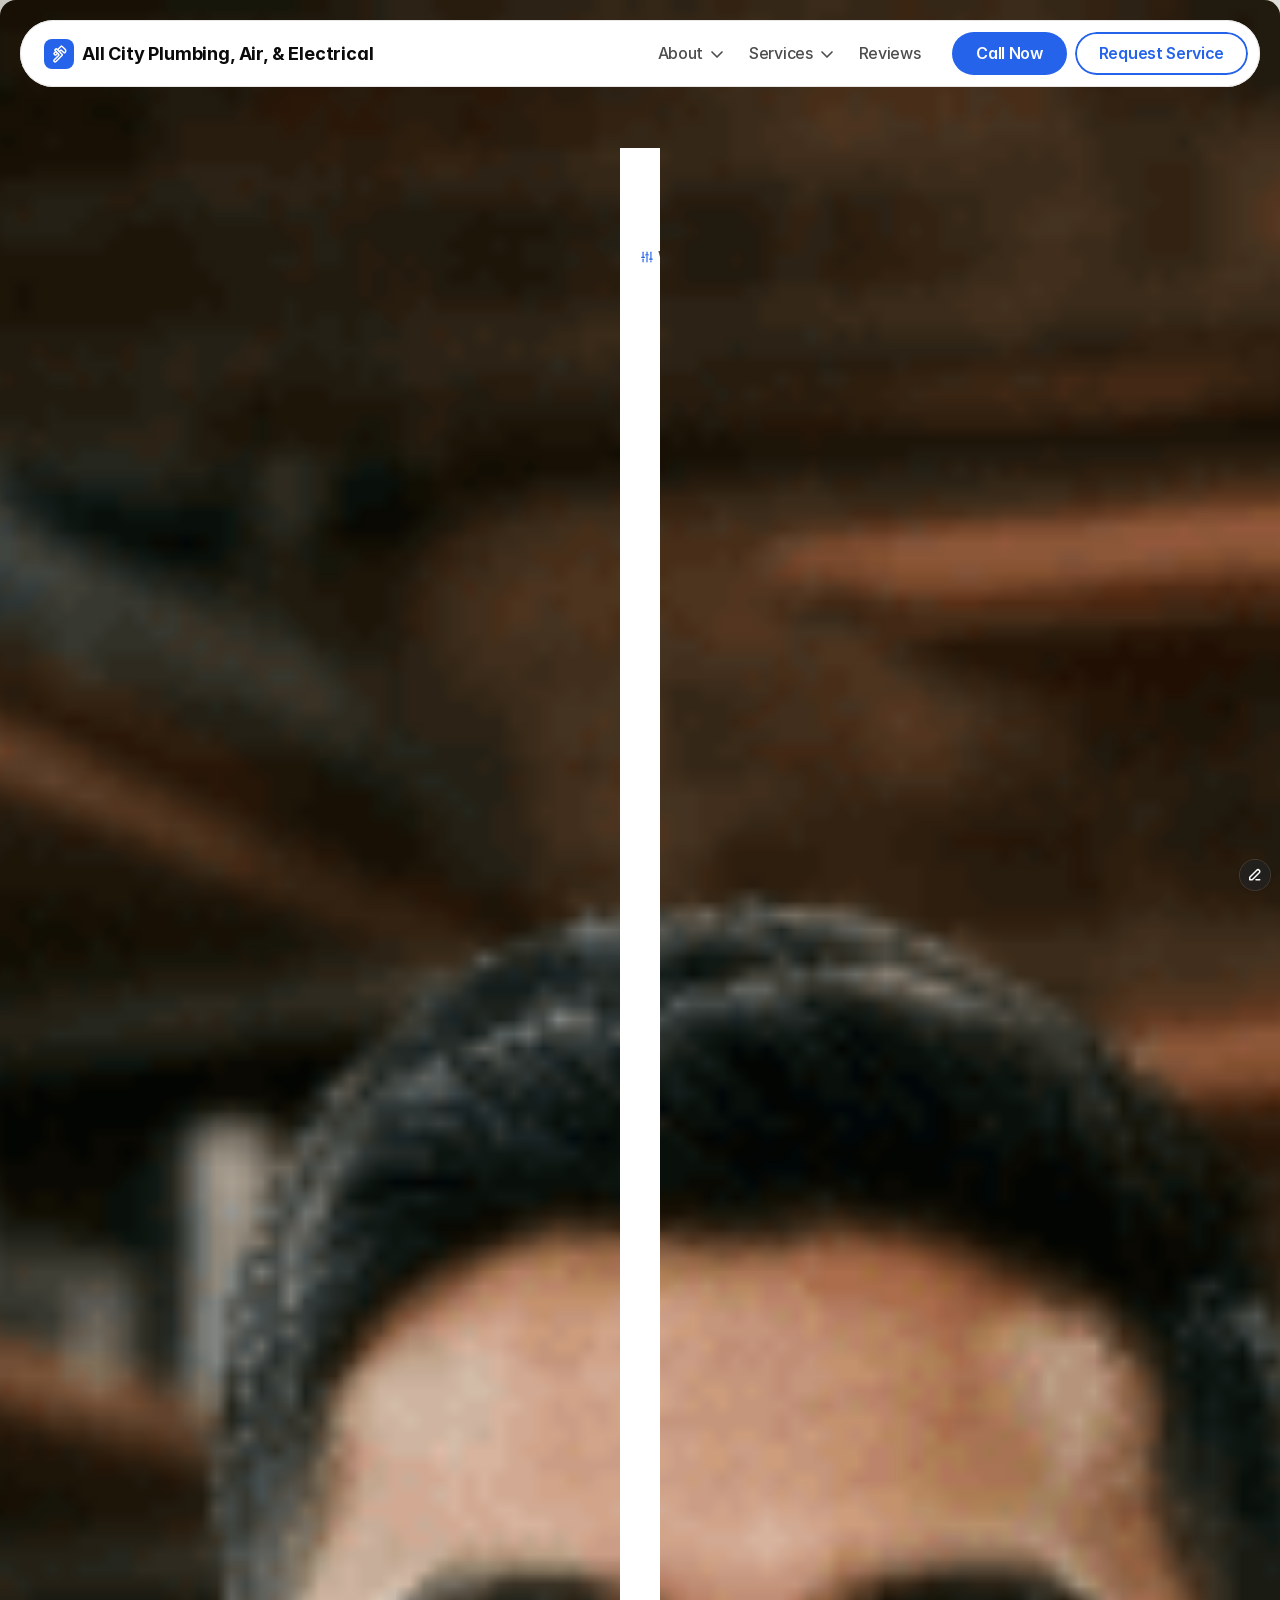
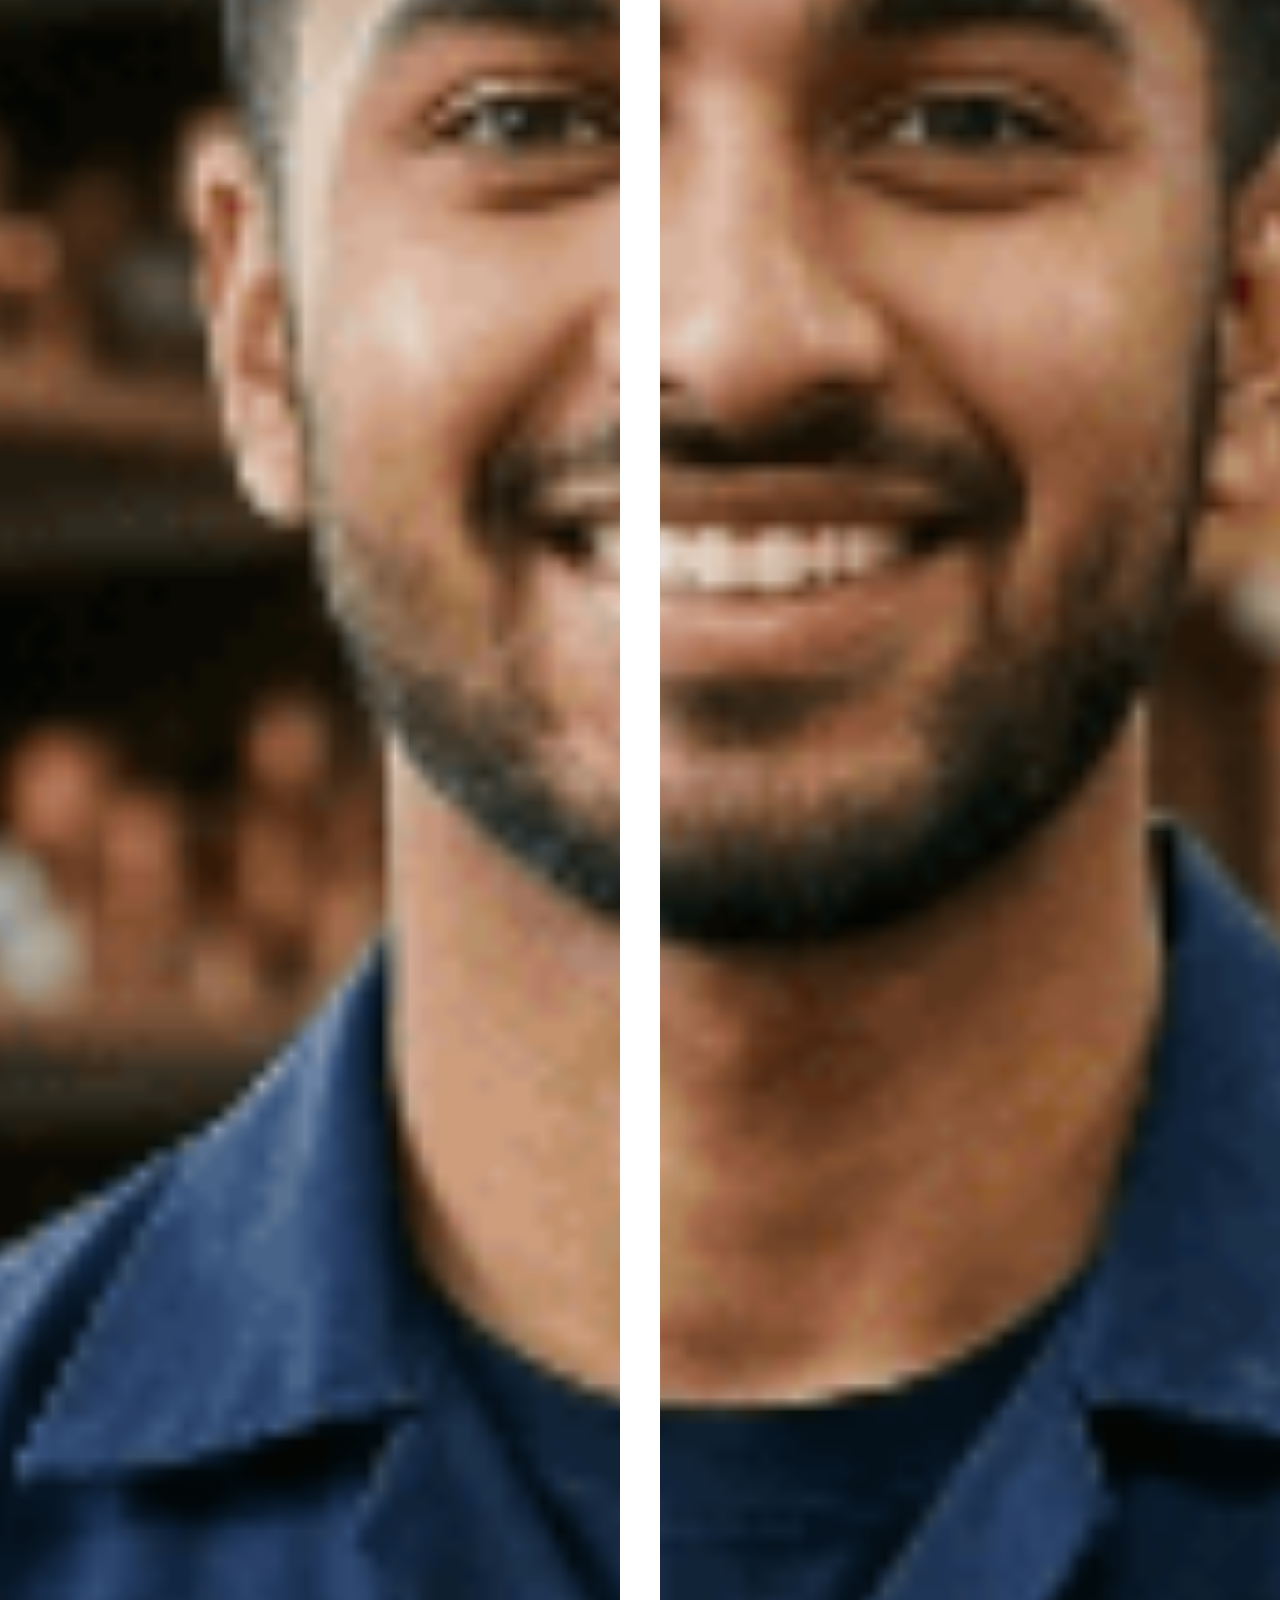
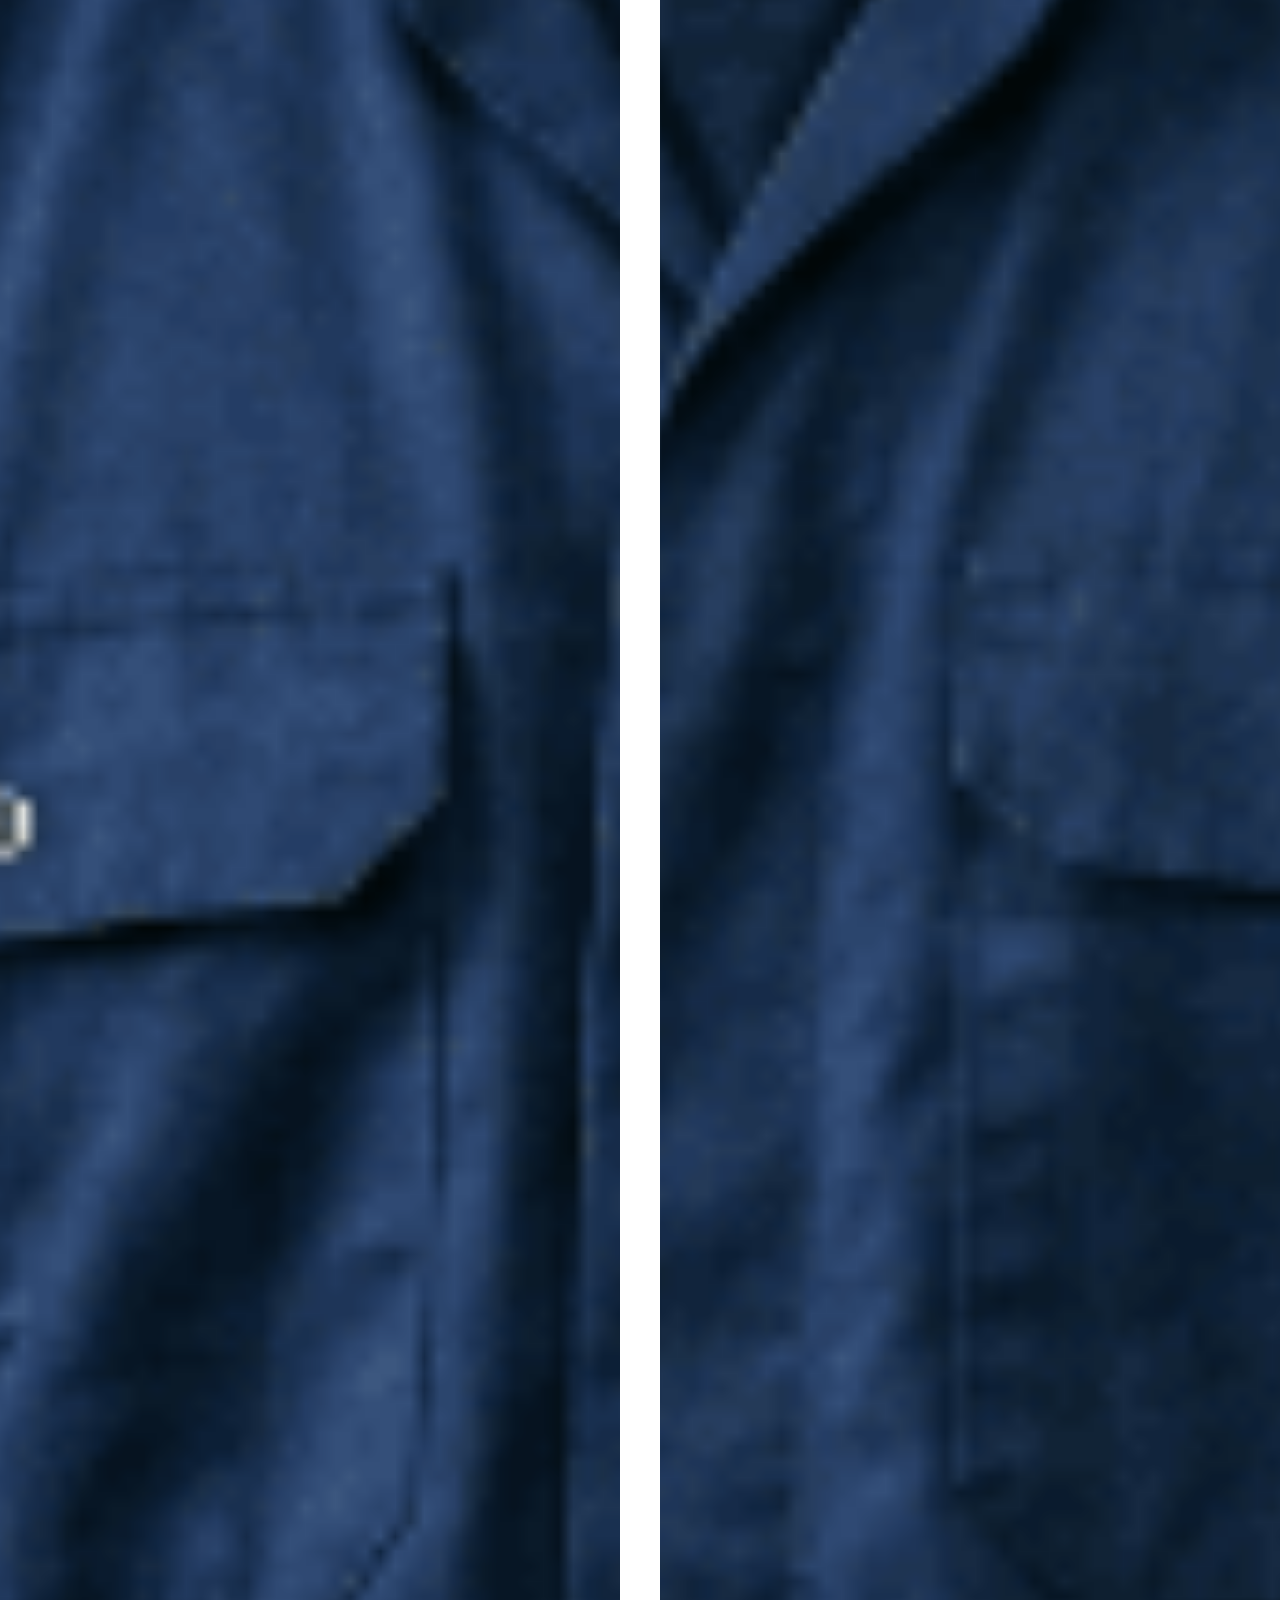
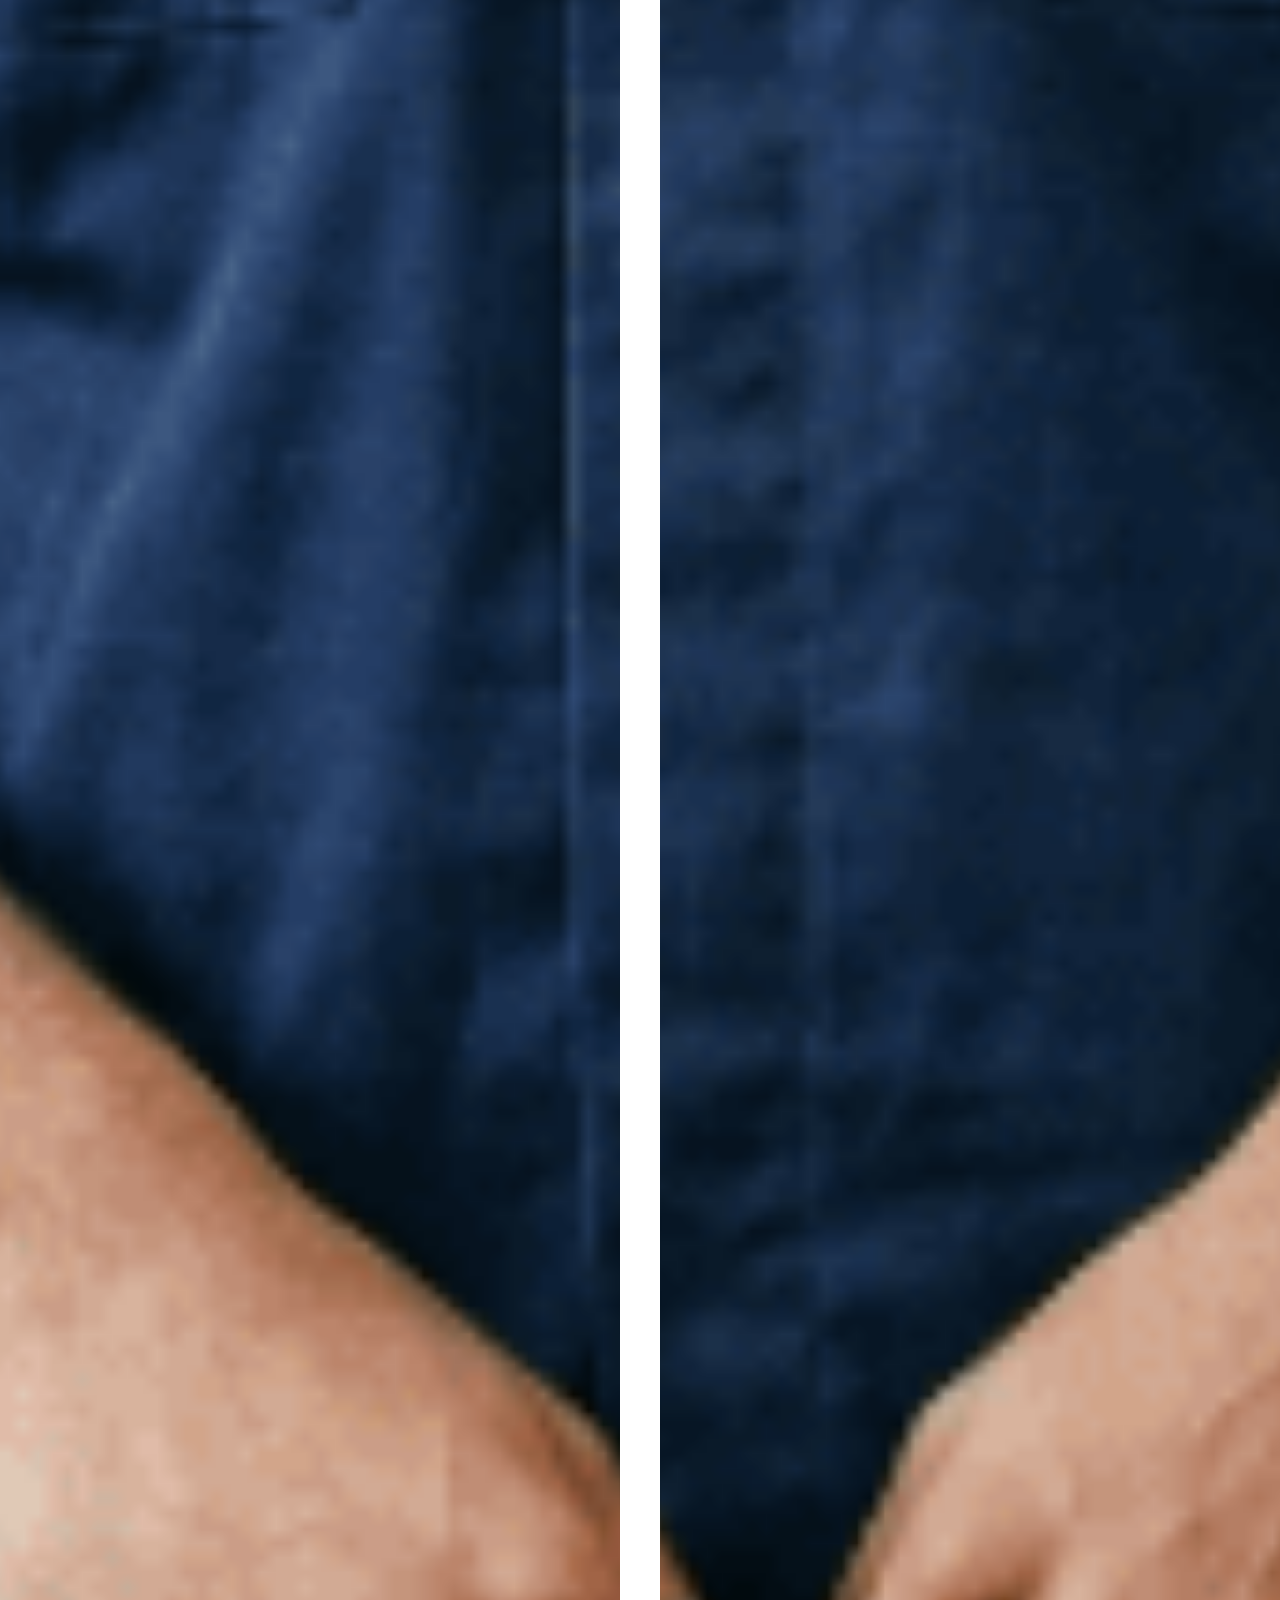
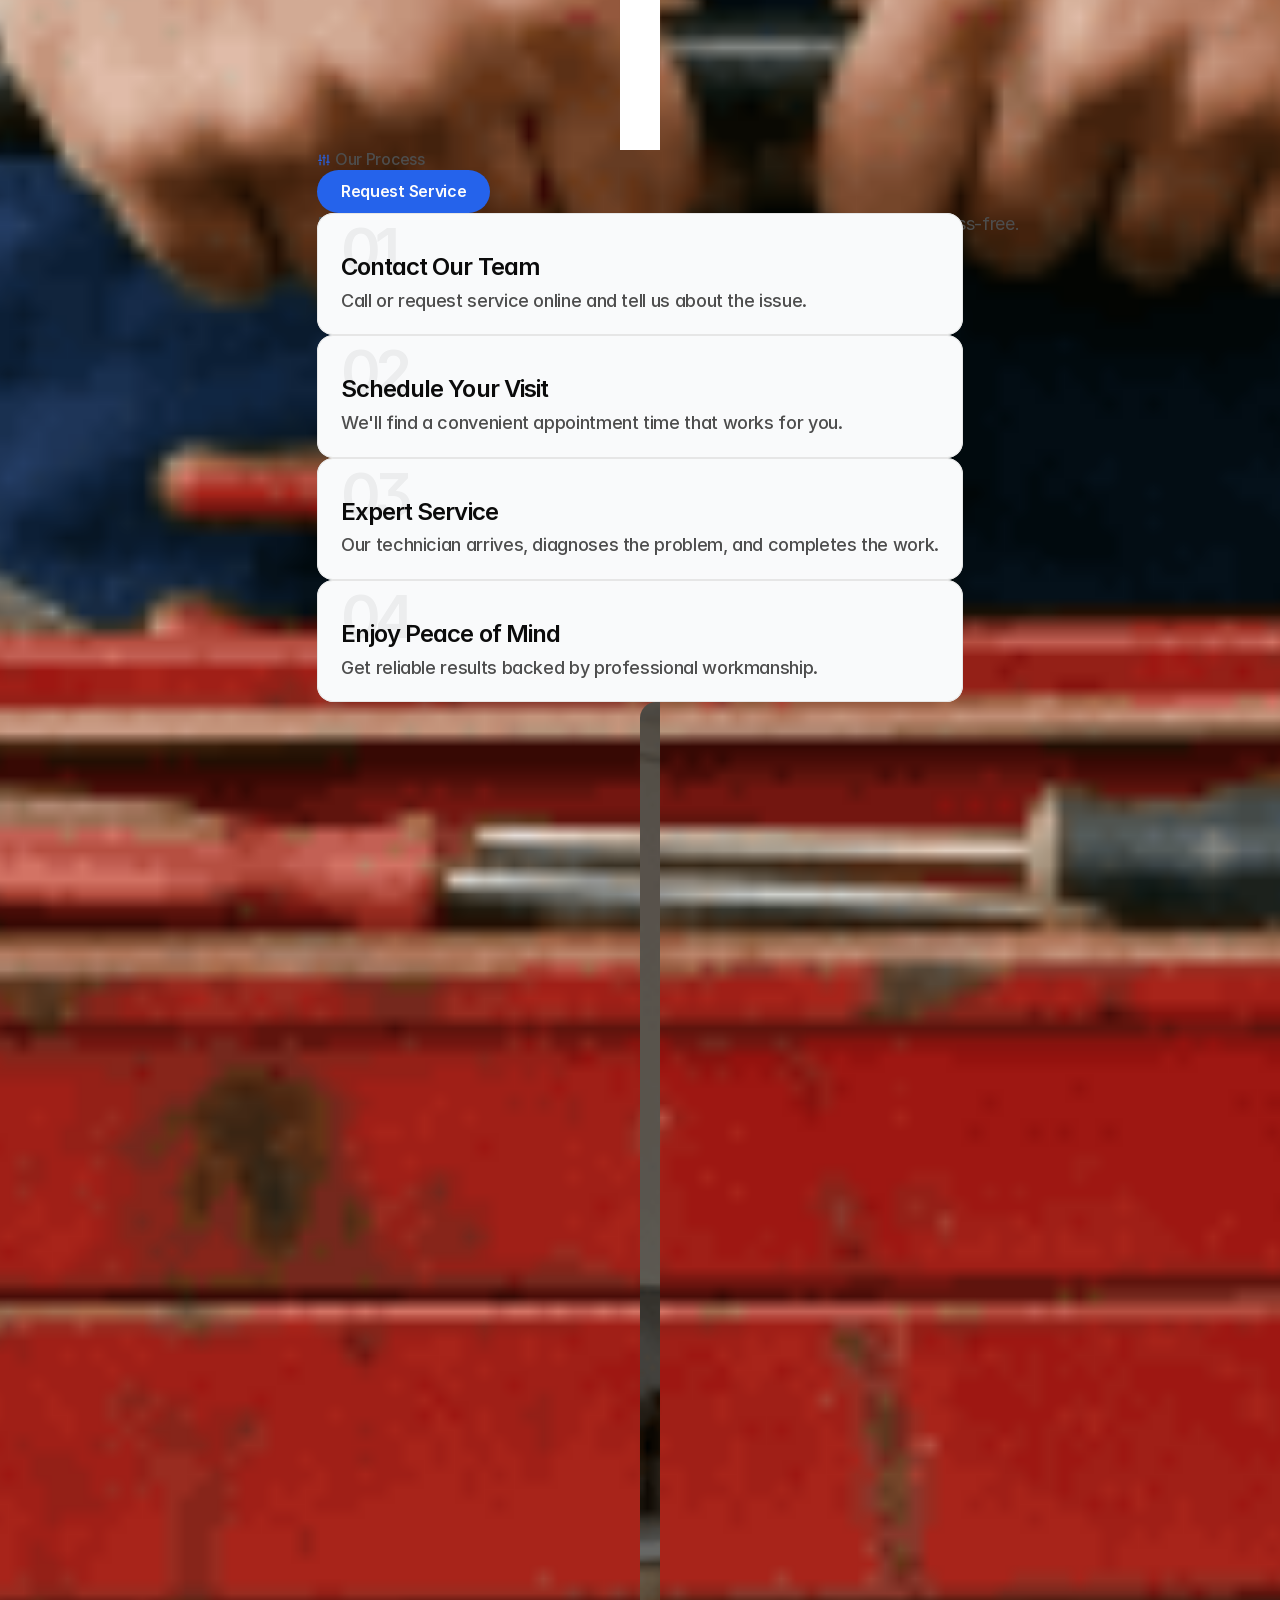
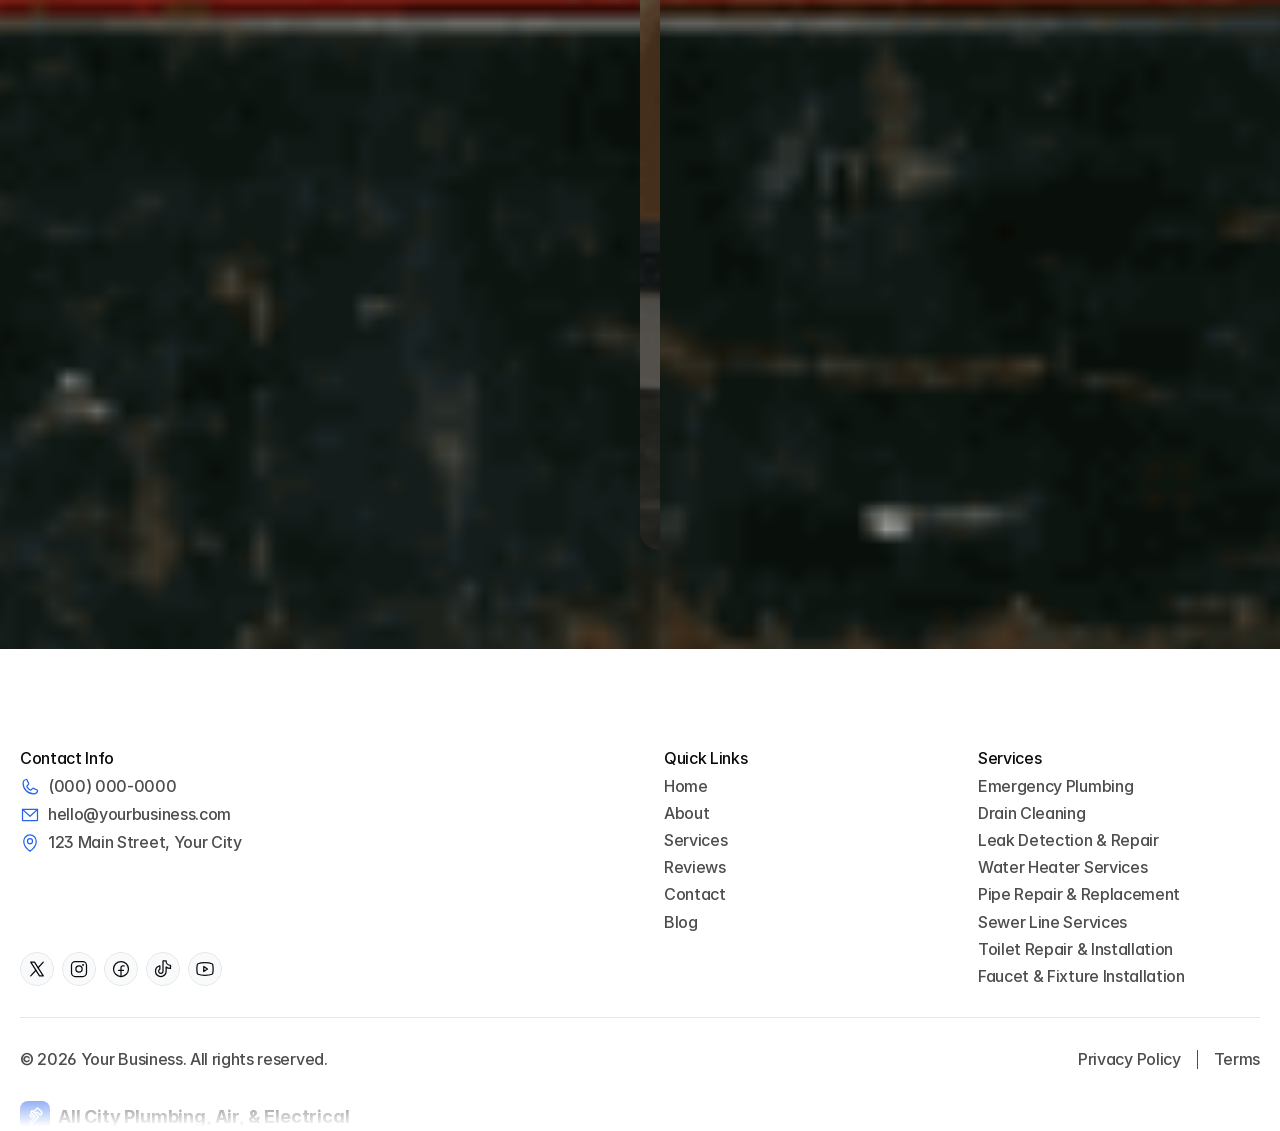
<file: about-us/index.html>
<!DOCTYPE html>
<html lang="en" dir="ltr"><head>
<base href="/">
<link rel="stylesheet" href="/styles.css"><script>(function(){var f=window.fetch;window.fetch=function(u,o){if(typeof u==='string'&&u.includes('.framercms')){return f('/assets/cms/'+u.split('/').pop(),o);}return f(u,o);};})();</script><script src="assets/js/popups-script.js"></script>
	<meta charset="utf-8">
	<meta name="viewport" content="width=device-width">
	<meta name="generator" content="Framer d22cd96">
	<title>About Us - Plumbing Pro</title>
    <meta name="description" content="Plumbing Pro is a high-converting plumbing website template built for local service businesses. Generate leads through forms and call actions, launch fast with easy customization, and grow with SEO-ready service pages and blog CMS.">
    <meta name="framer-search-index" content="https://framerusercontent.com/sites/7fo2Bcs0rbRG9XYIEO4CnJ/searchIndex-yfVfT9ELV8GW.json">
    <meta name="framer-search-index-fallback" content="https://framerusercontent.com/sites/7fo2Bcs0rbRG9XYIEO4CnJ/searchIndex-JojfMlQQpAFr.json">
    <link href="assets/images/image-extra-1.svg" rel="icon" media="(prefers-color-scheme: light)">
    <link href="assets/images/image-extra-1.svg" rel="icon" media="(prefers-color-scheme: dark)">
    <!-- Open Graph -->
    <meta property="og:type" content="website">
    <meta property="og:title" content="About Us - Plumbing Pro">
    <meta property="og:description" content="Plumbing Pro is a high-converting plumbing website template built for local service businesses. Generate leads through forms and call actions, launch fast with easy customization, and grow with SEO-ready service pages and blog CMS.">
    <meta property="og:image" content="assets/images/image-extra-2.png">
    <!-- X -->
    <meta name="twitter:card" content="summary_large_image">
    <meta name="twitter:title" content="About Us - Plumbing Pro">
    <meta name="twitter:description" content="Plumbing Pro is a high-converting plumbing website template built for local service businesses. Generate leads through forms and call actions, launch fast with easy customization, and grow with SEO-ready service pages and blog CMS.">
    <meta name="twitter:image" content="assets/images/image-extra-2.png">
	
	
	<script>try{if(localStorage.getItem("__framer_force_showing_editorbar_since")){const n=document.createElement("link");n.rel="modulepreload";n.href="https://framer.com/edit/init.mjs";document.head.appendChild(n)}}catch(e){}</script><link rel="modulepreload" href="https://framer.com/edit/init.mjs">
	<link rel="canonical" href="https://plumbingpros.framer.website/about-us"><meta property="og:url" content="https://plumbingpros.framer.website/about-us"><!-- Start of headStart -->
    
    <!-- End of headStart -->
	
	
	<link href="https://fonts.gstatic.com" rel="preconnect" crossorigin="">
	
	<meta name="robots" content="max-image-preview:large"><!-- Start of headEnd -->
    
    <!-- End of headEnd -->
	
</head>
<body>
	
	<!-- Start of bodyStart -->
    
    <!-- End of bodyStart -->
	
	<div id="main" data-framer-hydrate-v2="{&quot;routeId&quot;:&quot;CvbJfIdxz&quot;,&quot;localeId&quot;:&quot;default&quot;,&quot;breakpoints&quot;:[{&quot;hash&quot;:&quot;1yr8jc1&quot;,&quot;mediaQuery&quot;:&quot;(min-width: 1200px)&quot;},{&quot;hash&quot;:&quot;9xo484&quot;,&quot;mediaQuery&quot;:&quot;(min-width: 810px) and (max-width: 1199.98px)&quot;},{&quot;hash&quot;:&quot;e64htt&quot;,&quot;mediaQuery&quot;:&quot;(max-width: 809.98px)&quot;},{&quot;hash&quot;:&quot;1ibzc44&quot;,&quot;mediaQuery&quot;:&quot;(max-width: 809.98px)&quot;},{&quot;hash&quot;:&quot;1uy158s&quot;,&quot;mediaQuery&quot;:&quot;(min-width: 810px) and (max-width: 1199.98px)&quot;},{&quot;hash&quot;:&quot;bup7n2&quot;,&quot;mediaQuery&quot;:&quot;(min-width: 1200px)&quot;}]}" data-framer-ssr-released-at="2026-07-03T16:38:03.439Z" data-framer-page-optimized-at="2026-07-06T12:27:32.031Z" data-framer-generated-page=""><!--$--><div class="framer-aw8Ol framer-bup7n2" data-layout-template="true" style="min-height:100vh;width:auto"><div class="framer-1f7fu11-container"><div class="ssr-variant hidden-1uy158s hidden-1ibzc44"><nav class="framer-bpLmH framer-1gn59p1 framer-v-1gn59p1" data-framer-name="Desktop" data-hide-scrollbars="true" style="width: 100%; opacity: 1;"><div class="framer-a35pct" data-border="true" data-framer-name="Container" style="--border-bottom-width: 1px; --border-color: var(--token-c6608427-1ec8-43a2-a71f-f5792184d5c6, rgb(222, 222, 222)); --border-left-width: 1px; --border-right-width: 1px; --border-style: solid; --border-top-width: 1px; background-color: var(--token-d3e9557f-f85b-4aae-a29d-46760aaacc76, rgb(255, 255, 255)); border-radius: 50px; opacity: 1;"><div class="framer-5giyrs" data-framer-name="Top" style="--border-bottom-width: 0px; --border-color: rgba(0, 0, 0, 0); --border-left-width: 0px; --border-right-width: 0px; --border-style: solid; --border-top-width: 0px; background-color: rgba(255, 255, 255, 0); border-radius: 0px; opacity: 1;"><div class="framer-40gmu5-container" style="opacity: 1;"><!--$--><a aria-label="Logo" class="framer-TGvIf framer-bzs0qu framer-v-bzs0qu framer-11bots9" data-framer-name="Dark" data-highlight="true" href="./" tabindex="0" style="opacity: 1;"><div class="framer-135qb1q" style="background-color: var(--token-2dbee46b-8e86-409b-908d-18389383084d); border-radius: 8px; opacity: 1;"><svg class="framer-A9vlY framer-1vcke5y" role="presentation" viewBox="0 0 24 24" style="--1m6trwb: 0; --21h8s6: var(--token-d3e9557f-f85b-4aae-a29d-46760aaacc76); --pgex8v: 2; opacity: 1;"><use href="#607465410"></use></svg></div><div class="framer-6nkd08" data-framer-name="Brand Name" data-framer-component-type="RichTextContainer" style="--extracted-r6o4lv: var(--token-25e562c2-4c2e-400c-b4bf-8b236b621b0e); transform: none; opacity: 1;"><p dir="auto" class="framer-text" style="--font-selector:SW50ZXItQm9sZA==;--framer-font-open-type-features:'blwf' on, 'cv03' on, 'cv04' on, 'cv09' on, 'cv11' on;--framer-font-size:18px;--framer-font-weight:700;--framer-letter-spacing:-0.01em;--framer-text-color:var(--extracted-r6o4lv, var(--token-25e562c2-4c2e-400c-b4bf-8b236b621b0e))">All City Plumbing, Air, &amp; Electrical</p></div></a><!--/$--></div></div><div class="framer-o3fenq" data-framer-appear-id="o3fenq" data-framer-name="Bottom" style="--border-bottom-width:0px;--border-color:rgba(0, 0, 0, 0);--border-left-width:0px;--border-right-width:0px;--border-style:solid;--border-top-width:0px;background-color:rgba(0, 0, 0, 0);border-bottom-left-radius:0px;border-bottom-right-radius:0px;border-top-left-radius:0px;border-top-right-radius:0px;opacity:1;transform:none"><div class="framer-1euw8u9" data-framer-name="Menus" style="opacity: 1;"><!--$--><div class="framer-4vvrox-container" id="undefined-4vvrox" style="opacity: 1;"><!--$--><a class="framer-4S8ok framer-Lw7GL framer-ggi9rj framer-v-ggi9rj framer-1u1i0ei" data-framer-name="Default" data-highlight="true" href="./about-us" data-framer-page-link-current="true" tabindex="0" style="opacity: 1;"><div class="framer-1seu5a1" data-framer-component-type="RichTextContainer" style="--framer-paragraph-spacing: 0px; transform: none; opacity: 1;"><p class="framer-text framer-styles-preset-1l8qnte" data-styles-preset="aRnYE1hxO" dir="auto">About</p></div><svg class="framer-2TOMF framer-9nq0oo" role="presentation" viewBox="0 0 24 24" style="--1m6trwb: 0; --21h8s6: var(--token-22c6f036-4896-4335-bba1-574341098826, rgb(77, 77, 77)); --pgex8v: 2.5; transform: none; opacity: 1;"><use href="#2741301580"></use></svg></a><!--/$--></div><!--/$--><!--$--><div class="framer-1uvsv1j-container" id="undefined-1uvsv1j" style="opacity: 1;"><!--$--><a class="framer-4S8ok framer-Lw7GL framer-ggi9rj framer-v-ggi9rj framer-1u1i0ei" data-framer-name="Default" data-highlight="true" href="./services" tabindex="0" style="opacity: 1;"><div class="framer-1seu5a1" data-framer-component-type="RichTextContainer" style="--framer-paragraph-spacing: 0px; transform: none; opacity: 1;"><p class="framer-text framer-styles-preset-1l8qnte" data-styles-preset="aRnYE1hxO" dir="auto">Services</p></div><svg class="framer-2TOMF framer-9nq0oo" role="presentation" viewBox="0 0 24 24" style="--1m6trwb: 0; --21h8s6: var(--token-22c6f036-4896-4335-bba1-574341098826, rgb(77, 77, 77)); --pgex8v: 2.5; transform: none; opacity: 1;"><use href="#2741301580"></use></svg></a><!--/$--></div><!--/$--><!--$--><div class="framer-dqi53g-container" style="opacity: 1;"><!--$--><a class="framer-4S8ok framer-Lw7GL framer-ggi9rj framer-v-ggi9rj framer-1u1i0ei" data-framer-name="Default" data-highlight="true" href="./reviews" tabindex="0" style="opacity: 1;"><div class="framer-1seu5a1" data-framer-component-type="RichTextContainer" style="--framer-paragraph-spacing: 0px; transform: none; opacity: 1;"><p class="framer-text framer-styles-preset-1l8qnte" data-styles-preset="aRnYE1hxO" dir="auto">Reviews</p></div></a><!--/$--></div><!--/$--></div><div class="framer-gskov9" data-framer-name="CTAs" style="opacity: 1;"><div class="framer-e3y6tv-container" style="opacity: 1;"><!--$--><a class="framer-ZRJLG framer-qcO23 framer-u3138m framer-v-u3138m framer-5ry2m" data-framer-name="Button Primary" data-highlight="true" href="tel:1234567890" rel="noopener" tabindex="0" style="--border-bottom-width:0px;--border-color:rgba(0, 0, 0, 0);--border-left-width:0px;--border-right-width:0px;--border-style:solid;--border-top-width:0px;backdrop-filter:none;background-color:var(--token-2dbee46b-8e86-409b-908d-18389383084d, rgb(59, 130, 246));-webkit-backdrop-filter:none;border-bottom-left-radius:50px;border-bottom-right-radius:50px;border-top-left-radius:50px;border-top-right-radius:50px;opacity:1"><div class="framer-1ac1mem" data-framer-component-type="RichTextContainer" style="--extracted-r6o4lv: var(--token-a7058ff3-7dd0-4161-bc4d-0be900207058, rgb(250, 250, 250)); --framer-link-text-color: rgb(0, 153, 255); --framer-link-text-decoration: underline; transform: none; opacity: 1;"><p class="framer-text framer-styles-preset-rr2v9c" data-styles-preset="SYTKcKlP4" dir="auto" style="--framer-text-color:var(--extracted-r6o4lv, var(--token-a7058ff3-7dd0-4161-bc4d-0be900207058, rgb(250, 250, 250)))">Call Now</p></div></a><!--/$--></div><!--$--><div class="framer-eio9fn-container" style="opacity: 1;"><!--$--><a class="framer-ZRJLG framer-qcO23 framer-u3138m framer-v-1y5bxmx framer-5ry2m" data-framer-name="Button Tertiary" data-highlight="true" data-border="true" href="./contact" tabindex="0" style="--border-bottom-width:2px;--border-color:var(--token-2dbee46b-8e86-409b-908d-18389383084d, rgb(37, 99, 235));--border-left-width:2px;--border-right-width:2px;--border-style:solid;--border-top-width:2px;backdrop-filter:none;background-color:rgba(0, 0, 0, 0);-webkit-backdrop-filter:none;border-bottom-left-radius:50px;border-bottom-right-radius:50px;border-top-left-radius:50px;border-top-right-radius:50px;opacity:1"><div class="framer-1ac1mem" data-framer-component-type="RichTextContainer" style="--extracted-r6o4lv: var(--token-2dbee46b-8e86-409b-908d-18389383084d, rgb(37, 99, 235)); --framer-link-text-color: rgb(0, 153, 255); --framer-link-text-decoration: underline; transform: none; opacity: 1;"><p class="framer-text framer-styles-preset-rr2v9c" data-styles-preset="SYTKcKlP4" dir="auto" style="--framer-text-color:var(--extracted-r6o4lv, var(--token-2dbee46b-8e86-409b-908d-18389383084d, rgb(37, 99, 235)))">Request Service</p></div></a><!--/$--></div><!--/$--></div></div></div></nav></div></div><div data-framer-root="" class="framer-f6Yhb framer-S75yf framer-ywpP8 framer-yp3Eg framer-1yr8jc1" style="min-height:100vh;width:auto;display:contents"><section class="framer-nve8co" data-framer-name="Hero"><div class="framer-2wy1c8" data-framer-name="Container"><div class="framer-hn3m2k" data-framer-name="Heading"><div class="framer-17edpyo" data-framer-name="Text"><div class="framer-1saa8os-container"><div class="framer-j3QDU framer-Lw7GL framer-1ydx34m framer-v-1309h6c" data-framer-name="Light" style="opacity: 1;"><svg class="framer-0Ah50 framer-1n69ixs" role="presentation" viewBox="0 0 24 24" style="--1m6trwb: 0; --21h8s6: var(--token-9de12388-4193-4293-859c-8d1f64f07a59, rgb(230, 230, 230)); --pgex8v: 2; opacity: 1;"><use href="#682066901"></use></svg><div class="framer-1r5th9h" data-framer-component-type="RichTextContainer" style="--framer-link-text-color: rgb(0, 153, 255); --framer-link-text-decoration: underline; --extracted-r6o4lv: var(--token-9de12388-4193-4293-859c-8d1f64f07a59, rgb(230, 230, 230)); transform: none; opacity: 1;"><p class="framer-text framer-styles-preset-1l8qnte" data-styles-preset="aRnYE1hxO" dir="auto" style="--framer-text-color:var(--extracted-r6o4lv, var(--token-9de12388-4193-4293-859c-8d1f64f07a59, rgb(230, 230, 230)))">About Us</p></div></div></div><div class="framer-1xoyeym" data-framer-component-type="RichTextContainer" style="transform:none"><h1 class="framer-text framer-styles-preset-gq5mei" data-styles-preset="qpRd3ZN6x" dir="auto" style="--framer-text-alignment:center">Trusted Local Plumbers You Can Count On</h1></div><div class="framer-1r07m63" data-framer-component-type="RichTextContainer" style="transform:none"><p class="framer-text framer-styles-preset-1purr7g" data-styles-preset="V0qlIGPi5" dir="auto" style="--framer-text-alignment:center;--framer-text-color:var(--token-9de12388-4193-4293-859c-8d1f64f07a59, rgb(230, 230, 230))">Learn more about our team, our values, and why homeowners trust us for reliable plumbing services.</p></div></div></div><div class="framer-1h343ru" data-framer-name="Content"><div class="ssr-variant"><div class="framer-wdt64s"><div style="position:absolute;border-radius:inherit;corner-shape:inherit;top:0;right:0;bottom:0;left:0" data-framer-background-image-wrapper="true"><img decoding="auto" width="1092" height="614" sizes="(min-width: 1200px) max((min(max(100vw, 1px), 1280px) - 56px) / 2, 1px), (min-width: 810px) and (max-width: 1199.98px) max((min(max(100vw, 1px), 1280px) - 56px) / 2, 1px), (max-width: 809.98px) calc(min(100vw, 1280px) - 20px)" srcset="assets/images/content-2.png 512w,assets/images/content-1.png 1024w,assets/images/content-3.png 1092w" src="assets/images/content-3.png" alt="" style="display:block;width:100%;height:100%;border-radius:inherit;corner-shape:inherit;object-position:center;object-fit:cover"></div></div></div><div class="ssr-variant"><div class="framer-ke4s7d"><div style="position:absolute;border-radius:inherit;corner-shape:inherit;top:0;right:0;bottom:0;left:0" data-framer-background-image-wrapper="true"><img decoding="auto" width="1092" height="614" sizes="(min-width: 1200px) max((min(max(100vw, 1px), 1280px) - 56px) / 2, 1px), (min-width: 810px) and (max-width: 1199.98px) max((min(max(100vw, 1px), 1280px) - 56px) / 2, 1px), (max-width: 809.98px) calc(min(100vw, 1280px) - 20px)" srcset="assets/images/content-5.png 512w,assets/images/content-4.png 1024w,assets/images/content-6.png 1092w" src="assets/images/content-6.png" alt="" style="display:block;width:100%;height:100%;border-radius:inherit;corner-shape:inherit;object-position:center;object-fit:cover"></div></div></div></div></div></section><section class="framer-1qratwx" data-framer-name="Story"><div class="framer-1agmhce" data-framer-name="Container"><div class="framer-1qzpzhk" data-framer-name="Heading"><div class="framer-fne2l8" data-framer-name="Text"><div class="framer-1rjrey-container"><div class="framer-j3QDU framer-Lw7GL framer-1ydx34m framer-v-1ydx34m" data-framer-name="Dark" style="opacity: 1;"><svg class="framer-0Ah50 framer-1n69ixs" role="presentation" viewBox="0 0 24 24" style="--1m6trwb: 0; --21h8s6: var(--token-2dbee46b-8e86-409b-908d-18389383084d, rgb(37, 99, 235)); --pgex8v: 2; opacity: 1;"><use href="#682066901"></use></svg><div class="framer-1r5th9h" data-framer-component-type="RichTextContainer" style="--framer-link-text-color: rgb(0, 153, 255); --framer-link-text-decoration: underline; transform: none; opacity: 1;"><p class="framer-text framer-styles-preset-1l8qnte" data-styles-preset="aRnYE1hxO" dir="auto">Our Story</p></div></div></div><div class="framer-9pxzk7" data-framer-component-type="RichTextContainer" style="transform:none"><h2 class="framer-text framer-styles-preset-ihfq47" data-styles-preset="FpxnbTQR9" dir="auto"><span style="display:inline-block;opacity:0.001;transform:translateX(0px) translateY(10px) scale(1) rotate(0deg) skewX(0deg) skewY(0deg)">Plumbing</span> <span style="display:inline-block;opacity:0.001;transform:translateX(0px) translateY(10px) scale(1) rotate(0deg) skewX(0deg) skewY(0deg)">Done</span> <span style="display:inline-block;opacity:0.001;transform:translateX(0px) translateY(10px) scale(1) rotate(0deg) skewX(0deg) skewY(0deg)">Right,</span> <span style="display:inline-block;opacity:0.001;transform:translateX(0px) translateY(10px) scale(1) rotate(0deg) skewX(0deg) skewY(0deg)">From</span> <span style="display:inline-block;opacity:0.001;transform:translateX(0px) translateY(10px) scale(1) rotate(0deg) skewX(0deg) skewY(0deg)">Start</span> <span style="display:inline-block;opacity:0.001;transform:translateX(0px) translateY(10px) scale(1) rotate(0deg) skewX(0deg) skewY(0deg)">to</span> <span style="display:inline-block;opacity:0.001;transform:translateX(0px) translateY(10px) scale(1) rotate(0deg) skewX(0deg) skewY(0deg)">Finish</span></h2></div></div></div><div class="framer-r5uury" data-framer-name="Content"><div class="framer-4wygu" data-framer-component-type="RichTextContainer" style="transform:none"><p class="framer-text framer-styles-preset-1purr7g" data-styles-preset="V0qlIGPi5" dir="auto">Our team is dedicated to delivering dependable plumbing services with professionalism, clear communication, and quality craftsmanship. We're proud to build long-term relationships by providing solutions customers can trust.</p></div><div class="framer-almdk6" data-framer-name="Stats"><div class="framer-1qby1v-container"><div class="framer-hdrLe framer-Lw7GL framer-1cjpd52 framer-v-1cjpd52" data-framer-name="Variant 1" style="opacity: 1;"><div class="framer-s0h2vj-container" style="opacity: 1;"><!--$--><p style="margin:0;opacity:0;pointer-events:none;user-select:none;text-align:center;font-family:&quot;Inter&quot;, &quot;Inter Placeholder&quot;, sans-serif;font-size:30px;font-style:normal;font-weight:600;letter-spacing:0px;line-height:1em">0.0</p><p style="position:absolute;inset:0;user-select:auto;margin:0;color:var(--token-e4878967-e06c-4b85-83e9-914a33b9aa57, rgb(11, 11, 11));text-decoration:none;text-align:center;font-family:&quot;Inter&quot;, &quot;Inter Placeholder&quot;, sans-serif;font-size:30px;font-style:normal;font-weight:600;letter-spacing:0px;line-height:1em">0.0</p><!--/$--></div><div class="framer-1bz9vw7" data-framer-component-type="RichTextContainer" style="--framer-link-text-color: rgb(0, 153, 255); --framer-link-text-decoration: underline; transform: none; opacity: 1;"><p class="framer-text framer-styles-preset-1l8qnte" data-styles-preset="aRnYE1hxO" dir="auto">Google Rating</p></div></div></div><div class="framer-1qb9het-container"><div class="framer-hdrLe framer-Lw7GL framer-1cjpd52 framer-v-1cjpd52" data-framer-name="Variant 1" style="opacity: 1;"><div class="framer-s0h2vj-container" style="opacity: 1;"><!--$--><p style="margin:0;opacity:0;pointer-events:none;user-select:none;text-align:center;font-family:&quot;Inter&quot;, &quot;Inter Placeholder&quot;, sans-serif;font-size:30px;font-style:normal;font-weight:600;letter-spacing:0px;line-height:1em">0<!-- -->K+</p><p style="position:absolute;inset:0;user-select:auto;margin:0;color:var(--token-e4878967-e06c-4b85-83e9-914a33b9aa57, rgb(11, 11, 11));text-decoration:none;text-align:center;font-family:&quot;Inter&quot;, &quot;Inter Placeholder&quot;, sans-serif;font-size:30px;font-style:normal;font-weight:600;letter-spacing:0px;line-height:1em">0<!-- -->K+</p><!--/$--></div><div class="framer-1bz9vw7" data-framer-component-type="RichTextContainer" style="--framer-link-text-color: rgb(0, 153, 255); --framer-link-text-decoration: underline; transform: none; opacity: 1;"><p class="framer-text framer-styles-preset-1l8qnte" data-styles-preset="aRnYE1hxO" dir="auto">Projects Completed</p></div></div></div><div class="framer-16fzesn-container"><div class="framer-hdrLe framer-Lw7GL framer-1cjpd52 framer-v-1cjpd52" data-framer-name="Variant 1" style="opacity: 1;"><div class="framer-s0h2vj-container" style="opacity: 1;"><!--$--><p style="margin:0;opacity:0;pointer-events:none;user-select:none;text-align:center;font-family:&quot;Inter&quot;, &quot;Inter Placeholder&quot;, sans-serif;font-size:30px;font-style:normal;font-weight:600;letter-spacing:0px;line-height:1em">0<!-- -->+</p><p style="position:absolute;inset:0;user-select:auto;margin:0;color:var(--token-e4878967-e06c-4b85-83e9-914a33b9aa57, rgb(11, 11, 11));text-decoration:none;text-align:center;font-family:&quot;Inter&quot;, &quot;Inter Placeholder&quot;, sans-serif;font-size:30px;font-style:normal;font-weight:600;letter-spacing:0px;line-height:1em">0<!-- -->+</p><!--/$--></div><div class="framer-1bz9vw7" data-framer-component-type="RichTextContainer" style="--framer-link-text-color: rgb(0, 153, 255); --framer-link-text-decoration: underline; transform: none; opacity: 1;"><p class="framer-text framer-styles-preset-1l8qnte" data-styles-preset="aRnYE1hxO" dir="auto">Years of Experience</p></div></div></div></div></div></div></section><section class="framer-k50dzy" data-framer-name="Team"><div class="framer-18iacvt" data-framer-name="Container"><div class="framer-vdoqy9" data-framer-name="Heading"><div class="framer-1ij69e8" data-framer-name="Text"><div class="framer-50dubo-container"><div class="framer-j3QDU framer-Lw7GL framer-1ydx34m framer-v-1ydx34m" data-framer-name="Dark" style="opacity: 1;"><svg class="framer-0Ah50 framer-1n69ixs" role="presentation" viewBox="0 0 24 24" style="--1m6trwb: 0; --21h8s6: var(--token-2dbee46b-8e86-409b-908d-18389383084d, rgb(37, 99, 235)); --pgex8v: 2; opacity: 1;"><use href="#682066901"></use></svg><div class="framer-1r5th9h" data-framer-component-type="RichTextContainer" style="--framer-link-text-color: rgb(0, 153, 255); --framer-link-text-decoration: underline; transform: none; opacity: 1;"><p class="framer-text framer-styles-preset-1l8qnte" data-styles-preset="aRnYE1hxO" dir="auto">Our Team</p></div></div></div><div class="framer-1ardjen" data-framer-component-type="RichTextContainer" style="transform:none"><h2 class="framer-text framer-styles-preset-ihfq47" data-styles-preset="FpxnbTQR9" dir="auto" style="--framer-text-alignment:left"><span style="display:inline-block;opacity:0.001;transform:translateX(0px) translateY(10px) scale(1) rotate(0deg) skewX(0deg) skewY(0deg)">Meet</span> <span style="display:inline-block;opacity:0.001;transform:translateX(0px) translateY(10px) scale(1) rotate(0deg) skewX(0deg) skewY(0deg)">the</span> <span style="display:inline-block;opacity:0.001;transform:translateX(0px) translateY(10px) scale(1) rotate(0deg) skewX(0deg) skewY(0deg)">Professionals</span> <span style="display:inline-block;opacity:0.001;transform:translateX(0px) translateY(10px) scale(1) rotate(0deg) skewX(0deg) skewY(0deg)">Behind</span> <span style="display:inline-block;opacity:0.001;transform:translateX(0px) translateY(10px) scale(1) rotate(0deg) skewX(0deg) skewY(0deg)">Every</span> <span style="display:inline-block;opacity:0.001;transform:translateX(0px) translateY(10px) scale(1) rotate(0deg) skewX(0deg) skewY(0deg)">Job</span></h2></div></div></div><div class="framer-1ojp8eb" data-framer-name="Content"><div class="ssr-variant hidden-e64htt"><div class="framer-86z2w7-container"><div class="framer-6jpat framer-1wfd0m1 framer-v-1wfd0m1" data-framer-name="Desktop" style="width: 100%; opacity: 1;"><div class="framer-l73b4i-container" style="opacity: 1;"><!--$--><section class="framer-slideshow framer-slideshow-axis-x" style="display:flex;flex-direction:row;width:100%;height:100%;max-width:100%;max-height:100%;place-items:center;margin:0;padding:0px 0px 0px 0px;list-style-type:none;text-indent:none;user-select:none"><div style="width:100%;height:100%;margin:0;padding:inherit;position:absolute;inset:0;overflow:hidden;border-radius:0;user-select:none;perspective:1200px"><ul style="display:flex;flex-direction:row;width:100%;height:100%;max-width:100%;max-height:100%;place-items:center;margin:0;padding:0;list-style-type:none;text-indent:none;gap:16px;transform:translateX(calc(var(--framer-dir-multiplier, -1) * (0% + 0px)));cursor:auto;user-select:none"><li style="display:contents"><div class="framer-knz72z-container" style="flex-shrink:0;user-select:none;width:calc(29.411764705882355% - 16px + 4.705882352941177px);height:100%"><article class="framer-vFlP4 framer-p3cw9 framer-028XU framer-1q0948q framer-v-1q0948q" data-framer-name="Variant 1" style="width: 100%; opacity: 1;"><div class="framer-1258t02" data-framer-name="Image" style="border-radius: 16px; opacity: 1;"><div style="position:absolute;border-radius:inherit;corner-shape:inherit;top:0;right:0;bottom:0;left:0" data-framer-background-image-wrapper="true"><img decoding="auto" width="460" height="614" sizes="(min-width: 1200px) max(254px, 1px), (min-width: 810px) and (max-width: 1199.98px) max(254px, 1px), (max-width: 809.98px) max(254px, 1px)" srcset="assets/images/a-man-wearing-a-hard-hat-and-safety-gear-1.png 460w" src="assets/images/a-man-wearing-a-hard-hat-and-safety-gear-1.png" alt="a man wearing a hard hat and safety gear" style="display:block;width:100%;height:100%;border-radius:inherit;corner-shape:inherit;object-position:center;object-fit:cover"></div><div class="framer-1v5dg2e" data-framer-name="Overlay" style="background: linear-gradient(0deg, rgba(28, 28, 28, 0.8) 20%, rgba(255, 255, 255, 0) 80%); opacity: 1;"><div class="framer-1xzmzrh" data-framer-name="Title" style="transform: translateX(-50%); opacity: 1;"><div class="framer-17pctmy" data-framer-component-type="RichTextContainer" style="--extracted-r6o4lv: var(--token-9de12388-4193-4293-859c-8d1f64f07a59, rgb(204, 204, 204)); --framer-paragraph-spacing: 0px; transform: none; opacity: 1;"><p class="framer-text framer-styles-preset-rbp064" data-styles-preset="YgHjiZcBg" dir="auto" style="--framer-text-color:var(--extracted-r6o4lv, var(--token-9de12388-4193-4293-859c-8d1f64f07a59, rgb(204, 204, 204)))">Founder &amp; Master Plumber</p></div><div class="framer-ndxd5i" data-framer-component-type="RichTextContainer" style="--extracted-r6o4lv: var(--token-a7058ff3-7dd0-4161-bc4d-0be900207058, rgb(250, 250, 250)); --framer-paragraph-spacing: 0px; transform: none; opacity: 1;"><p class="framer-text framer-styles-preset-17a50hs" data-styles-preset="hhyvIFKp_" dir="auto" style="--framer-text-color:var(--extracted-r6o4lv, var(--token-a7058ff3-7dd0-4161-bc4d-0be900207058, rgb(250, 250, 250)))">Michael Carter</p></div></div></div></div></article></div></li><li style="display:contents"><div class="framer-1cug5a6-container" style="flex-shrink:0;user-select:none;width:calc(29.411764705882355% - 16px + 4.705882352941177px);height:100%"><article class="framer-vFlP4 framer-p3cw9 framer-028XU framer-1q0948q framer-v-1q0948q" data-framer-name="Variant 1" style="width: 100%; opacity: 1;"><div class="framer-1258t02" data-framer-name="Image" style="border-radius: 16px; opacity: 1;"><div style="position:absolute;border-radius:inherit;corner-shape:inherit;top:0;right:0;bottom:0;left:0" data-framer-background-image-wrapper="true"><img decoding="auto" width="460" height="614" sizes="(min-width: 1200px) max(254px, 1px), (min-width: 810px) and (max-width: 1199.98px) max(254px, 1px), (max-width: 809.98px) max(254px, 1px)" srcset="assets/images/a-man-wearing-a-hard-hat-and-safety-gear-2.png 460w" src="assets/images/a-man-wearing-a-hard-hat-and-safety-gear-2.png" alt="a man wearing a hard hat and safety gear" style="display:block;width:100%;height:100%;border-radius:inherit;corner-shape:inherit;object-position:center;object-fit:cover"></div><div class="framer-1v5dg2e" data-framer-name="Overlay" style="background: linear-gradient(0deg, rgba(28, 28, 28, 0.8) 20%, rgba(255, 255, 255, 0) 80%); opacity: 1;"><div class="framer-1xzmzrh" data-framer-name="Title" style="transform: translateX(-50%); opacity: 1;"><div class="framer-17pctmy" data-framer-component-type="RichTextContainer" style="--extracted-r6o4lv: var(--token-9de12388-4193-4293-859c-8d1f64f07a59, rgb(204, 204, 204)); --framer-paragraph-spacing: 0px; transform: none; opacity: 1;"><p class="framer-text framer-styles-preset-rbp064" data-styles-preset="YgHjiZcBg" dir="auto" style="--framer-text-color:var(--extracted-r6o4lv, var(--token-9de12388-4193-4293-859c-8d1f64f07a59, rgb(204, 204, 204)))">Service Technician</p></div><div class="framer-ndxd5i" data-framer-component-type="RichTextContainer" style="--extracted-r6o4lv: var(--token-a7058ff3-7dd0-4161-bc4d-0be900207058, rgb(250, 250, 250)); --framer-paragraph-spacing: 0px; transform: none; opacity: 1;"><p class="framer-text framer-styles-preset-17a50hs" data-styles-preset="hhyvIFKp_" dir="auto" style="--framer-text-color:var(--extracted-r6o4lv, var(--token-a7058ff3-7dd0-4161-bc4d-0be900207058, rgb(250, 250, 250)))">Daniel Brooks</p></div></div></div></div></article></div></li><li style="display:contents"><div class="framer-7d7npl-container" style="flex-shrink:0;user-select:none;width:calc(29.411764705882355% - 16px + 4.705882352941177px);height:100%"><article class="framer-vFlP4 framer-p3cw9 framer-028XU framer-1q0948q framer-v-1q0948q" data-framer-name="Variant 1" style="width: 100%; opacity: 1;"><div class="framer-1258t02" data-framer-name="Image" style="border-radius: 16px; opacity: 1;"><div style="position:absolute;border-radius:inherit;corner-shape:inherit;top:0;right:0;bottom:0;left:0" data-framer-background-image-wrapper="true"><img decoding="auto" width="460" height="614" sizes="(min-width: 1200px) max(254px, 1px), (min-width: 810px) and (max-width: 1199.98px) max(254px, 1px), (max-width: 809.98px) max(254px, 1px)" srcset="assets/images/a-man-wearing-a-hard-hat-and-safety-gear-3.png 460w" src="assets/images/a-man-wearing-a-hard-hat-and-safety-gear-3.png" alt="a man wearing a hard hat and safety gear" style="display:block;width:100%;height:100%;border-radius:inherit;corner-shape:inherit;object-position:center;object-fit:cover"></div><div class="framer-1v5dg2e" data-framer-name="Overlay" style="background: linear-gradient(0deg, rgba(28, 28, 28, 0.8) 20%, rgba(255, 255, 255, 0) 80%); opacity: 1;"><div class="framer-1xzmzrh" data-framer-name="Title" style="transform: translateX(-50%); opacity: 1;"><div class="framer-17pctmy" data-framer-component-type="RichTextContainer" style="--extracted-r6o4lv: var(--token-9de12388-4193-4293-859c-8d1f64f07a59, rgb(204, 204, 204)); --framer-paragraph-spacing: 0px; transform: none; opacity: 1;"><p class="framer-text framer-styles-preset-rbp064" data-styles-preset="YgHjiZcBg" dir="auto" style="--framer-text-color:var(--extracted-r6o4lv, var(--token-9de12388-4193-4293-859c-8d1f64f07a59, rgb(204, 204, 204)))">Customer Service Manager</p></div><div class="framer-ndxd5i" data-framer-component-type="RichTextContainer" style="--extracted-r6o4lv: var(--token-a7058ff3-7dd0-4161-bc4d-0be900207058, rgb(250, 250, 250)); --framer-paragraph-spacing: 0px; transform: none; opacity: 1;"><p class="framer-text framer-styles-preset-17a50hs" data-styles-preset="hhyvIFKp_" dir="auto" style="--framer-text-color:var(--extracted-r6o4lv, var(--token-a7058ff3-7dd0-4161-bc4d-0be900207058, rgb(250, 250, 250)))">Ryan Mitchell</p></div></div></div></div></article></div></li><li style="display:contents"><div class="framer-wa82tq-container" style="flex-shrink:0;user-select:none;width:calc(29.411764705882355% - 16px + 4.705882352941177px);height:100%"><article class="framer-vFlP4 framer-p3cw9 framer-028XU framer-1q0948q framer-v-1q0948q" data-framer-name="Variant 1" style="width: 100%; opacity: 1;"><div class="framer-1258t02" data-framer-name="Image" style="border-radius: 16px; opacity: 1;"><div style="position:absolute;border-radius:inherit;corner-shape:inherit;top:0;right:0;bottom:0;left:0" data-framer-background-image-wrapper="true"><img decoding="auto" width="460" height="614" sizes="(min-width: 1200px) max(254px, 1px), (min-width: 810px) and (max-width: 1199.98px) max(254px, 1px), (max-width: 809.98px) max(254px, 1px)" srcset="assets/images/a-man-wearing-a-hard-hat-and-safety-gear-4.png 460w" src="assets/images/a-man-wearing-a-hard-hat-and-safety-gear-4.png" alt="a man wearing a hard hat and safety gear" style="display:block;width:100%;height:100%;border-radius:inherit;corner-shape:inherit;object-position:center;object-fit:cover"></div><div class="framer-1v5dg2e" data-framer-name="Overlay" style="background: linear-gradient(0deg, rgba(28, 28, 28, 0.8) 20%, rgba(255, 255, 255, 0) 80%); opacity: 1;"><div class="framer-1xzmzrh" data-framer-name="Title" style="transform: translateX(-50%); opacity: 1;"><div class="framer-17pctmy" data-framer-component-type="RichTextContainer" style="--extracted-r6o4lv: var(--token-9de12388-4193-4293-859c-8d1f64f07a59, rgb(204, 204, 204)); --framer-paragraph-spacing: 0px; transform: none; opacity: 1;"><p class="framer-text framer-styles-preset-rbp064" data-styles-preset="YgHjiZcBg" dir="auto" style="--framer-text-color:var(--extracted-r6o4lv, var(--token-9de12388-4193-4293-859c-8d1f64f07a59, rgb(204, 204, 204)))">Plumbing Technician</p></div><div class="framer-ndxd5i" data-framer-component-type="RichTextContainer" style="--extracted-r6o4lv: var(--token-a7058ff3-7dd0-4161-bc4d-0be900207058, rgb(250, 250, 250)); --framer-paragraph-spacing: 0px; transform: none; opacity: 1;"><p class="framer-text framer-styles-preset-17a50hs" data-styles-preset="hhyvIFKp_" dir="auto" style="--framer-text-color:var(--extracted-r6o4lv, var(--token-a7058ff3-7dd0-4161-bc4d-0be900207058, rgb(250, 250, 250)))">James Thompson</p></div></div></div></div></article></div></li><li style="display:contents"><div class="framer-115zjzj-container" style="flex-shrink:0;user-select:none;width:calc(29.411764705882355% - 16px + 4.705882352941177px);height:100%"><article class="framer-vFlP4 framer-p3cw9 framer-028XU framer-1q0948q framer-v-1q0948q" data-framer-name="Variant 1" style="width: 100%; opacity: 1;"><div class="framer-1258t02" data-framer-name="Image" style="border-radius: 16px; opacity: 1;"><div style="position:absolute;border-radius:inherit;corner-shape:inherit;top:0;right:0;bottom:0;left:0" data-framer-background-image-wrapper="true"><img decoding="auto" width="460" height="614" sizes="(min-width: 1200px) max(254px, 1px), (min-width: 810px) and (max-width: 1199.98px) max(254px, 1px), (max-width: 809.98px) max(254px, 1px)" srcset="assets/images/a-man-wearing-a-hard-hat-and-safety-gear-5.png 460w" src="assets/images/a-man-wearing-a-hard-hat-and-safety-gear-5.png" alt="a man wearing a hard hat and safety gear" style="display:block;width:100%;height:100%;border-radius:inherit;corner-shape:inherit;object-position:center;object-fit:cover"></div><div class="framer-1v5dg2e" data-framer-name="Overlay" style="background: linear-gradient(0deg, rgba(28, 28, 28, 0.8) 20%, rgba(255, 255, 255, 0) 80%); opacity: 1;"><div class="framer-1xzmzrh" data-framer-name="Title" style="transform: translateX(-50%); opacity: 1;"><div class="framer-17pctmy" data-framer-component-type="RichTextContainer" style="--extracted-r6o4lv: var(--token-9de12388-4193-4293-859c-8d1f64f07a59, rgb(204, 204, 204)); --framer-paragraph-spacing: 0px; transform: none; opacity: 1;"><p class="framer-text framer-styles-preset-rbp064" data-styles-preset="YgHjiZcBg" dir="auto" style="--framer-text-color:var(--extracted-r6o4lv, var(--token-9de12388-4193-4293-859c-8d1f64f07a59, rgb(204, 204, 204)))">Apprentice Plumber</p></div><div class="framer-ndxd5i" data-framer-component-type="RichTextContainer" style="--extracted-r6o4lv: var(--token-a7058ff3-7dd0-4161-bc4d-0be900207058, rgb(250, 250, 250)); --framer-paragraph-spacing: 0px; transform: none; opacity: 1;"><p class="framer-text framer-styles-preset-17a50hs" data-styles-preset="hhyvIFKp_" dir="auto" style="--framer-text-color:var(--extracted-r6o4lv, var(--token-a7058ff3-7dd0-4161-bc4d-0be900207058, rgb(250, 250, 250)))">Ethan Patel</p></div></div></div></div></article></div></li></ul></div><fieldset style="display:flex;justify-content:space-between;align-items:center;position:absolute;pointer-events:none;user-select:none;top:0;left:0;right:0;bottom:0;border:0;padding:0;margin:0" aria-label="Slideshow pagination controls" class="framer--slideshow-controls"><div style="position: absolute; display: flex; flex-direction: row; justify-content: center; gap: 6px; opacity: 0; align-items: center; top: unset; left: unset; right: 0px; bottom: -70px; will-change: transform;"><button type="button" disabled="" aria-label="Previous" tabindex="0" style="border:none;display:block;place-content:center;place-items:center;overflow:hidden;background:transparent;cursor:default;margin:0;padding:0;background-color:rgba(0, 0, 0, 0);width:40px;height:40px;border-radius:0;pointer-events:none;transform:none"><img decoding="async" width="40" height="40" src="assets/images/back-arrow.svg" alt="Back Arrow"></button><button type="button" disabled="" aria-label="Next" tabindex="0" style="border:none;display:block;place-content:center;place-items:center;overflow:hidden;background:transparent;cursor:default;margin:0;padding:0;background-color:rgba(0, 0, 0, 0);width:40px;height:40px;border-radius:0;pointer-events:none;transform:none"><img decoding="async" width="40" height="40" src="assets/images/next-arrow.svg" alt="Next Arrow"></button></div></fieldset></section><!--/$--></div><div class="framer-1dosuhl" data-framer-name="Fade Right" style="background-color: var(--token-d3e9557f-f85b-4aae-a29d-46760aaacc76, rgb(255, 255, 255)); mask: linear-gradient(90deg, rgba(0, 0, 0, 0) 0%, rgb(0, 0, 0) 107%); opacity: 1;"></div></div></div></div></div></div></section><div class="framer-cu4tir-container"><div class="ssr-variant hidden-9xo484 hidden-e64htt"><section class="framer-5fNQN framer-yp3Eg framer-1ds8g9u framer-v-1ds8g9u" data-framer-name="Desktop" style="background-color: var(--token-d3e9557f-f85b-4aae-a29d-46760aaacc76, rgb(255, 255, 255)); width: 100%; opacity: 1;"><div class="framer-1eckhn7" data-framer-name="Container" style="opacity: 1;"><div class="framer-1x8ng8v" data-framer-name="Heading" style="opacity: 1;"><div class="framer-1im5i5k" data-framer-name="Text" style="opacity: 1;"><div class="framer-r6i0q4-container" style="opacity: 1;"><div class="framer-j3QDU framer-Lw7GL framer-1ydx34m framer-v-1ydx34m" data-framer-name="Dark" style="opacity: 1;"><svg class="framer-0Ah50 framer-1n69ixs" role="presentation" viewBox="0 0 24 24" style="--1m6trwb: 0; --21h8s6: var(--token-2dbee46b-8e86-409b-908d-18389383084d, rgb(37, 99, 235)); --pgex8v: 2; opacity: 1;"><use href="#682066901"></use></svg><div class="framer-1r5th9h" data-framer-component-type="RichTextContainer" style="--framer-link-text-color: rgb(0, 153, 255); --framer-link-text-decoration: underline; transform: none; opacity: 1;"><p class="framer-text framer-styles-preset-1l8qnte" data-styles-preset="aRnYE1hxO" dir="auto">Why Choose Us</p></div></div></div><div class="framer-1xbtovd" data-framer-component-type="RichTextContainer" style="--framer-link-text-color: rgb(0, 153, 255); --framer-link-text-decoration: underline; transform: none; opacity: 1;"><h2 class="framer-text framer-styles-preset-ihfq47" data-styles-preset="FpxnbTQR9" dir="auto"><span style="display:inline-block;opacity:0.001;transform:translateX(0px) translateY(10px) scale(1) rotate(0deg) skewX(0deg) skewY(0deg)">A</span> <span style="display:inline-block;opacity:0.001;transform:translateX(0px) translateY(10px) scale(1) rotate(0deg) skewX(0deg) skewY(0deg)">Better</span> <span style="display:inline-block;opacity:0.001;transform:translateX(0px) translateY(10px) scale(1) rotate(0deg) skewX(0deg) skewY(0deg)">Plumbing</span> <span style="display:inline-block;opacity:0.001;transform:translateX(0px) translateY(10px) scale(1) rotate(0deg) skewX(0deg) skewY(0deg)">Service</span> <span style="display:inline-block;opacity:0.001;transform:translateX(0px) translateY(10px) scale(1) rotate(0deg) skewX(0deg) skewY(0deg)">From</span> <span style="display:inline-block;opacity:0.001;transform:translateX(0px) translateY(10px) scale(1) rotate(0deg) skewX(0deg) skewY(0deg)">Start</span> <span style="display:inline-block;opacity:0.001;transform:translateX(0px) translateY(10px) scale(1) rotate(0deg) skewX(0deg) skewY(0deg)">to</span> <span style="display:inline-block;opacity:0.001;transform:translateX(0px) translateY(10px) scale(1) rotate(0deg) skewX(0deg) skewY(0deg)">Finish</span></h2></div></div><div class="framer-dn0d1x" data-framer-name="Text" style="--iuul6o: flex-end; opacity: 1;"><div class="framer-vn1d6e" data-framer-component-type="RichTextContainer" style="--extracted-r6o4lv: var(--token-22c6f036-4896-4335-bba1-574341098826, rgb(77, 77, 77)); --framer-link-text-color: rgb(0, 153, 255); --framer-link-text-decoration: underline; transform: none; opacity: 1;"><p dir="auto" class="framer-text" style="--framer-font-open-type-features:'blwf' on, 'cv03' on, 'cv04' on, 'cv09' on, 'cv11' on;--framer-font-size:18px;--framer-letter-spacing:-0.02em;--framer-text-color:var(--extracted-r6o4lv, var(--token-22c6f036-4896-4335-bba1-574341098826, rgb(77, 77, 77)))">We combine skilled workmanship, honest communication, and dependable service for a stress-free experience.</p></div></div></div><div class="framer-s2qd6l" data-framer-name="Content" style="opacity: 1;"><div class="framer-g68fuo" data-framer-name="Wrapper" style="opacity: 1;"><div class="framer-1isokbz-container" style="opacity: 1;"><div class="framer-uOGdV framer-hgZ61 framer-8GLHA framer-ywpP8 framer-1qlcaya framer-v-1qlcaya" data-border="true" data-framer-name="Variant 1" style="--border-bottom-width: 1px; --border-color: var(--token-c6608427-1ec8-43a2-a71f-f5792184d5c6, rgb(222, 222, 222)); --border-left-width: 1px; --border-right-width: 1px; --border-style: solid; --border-top-width: 1px; background-color: var(--token-32cbc61f-8526-4819-a424-95a54e2d5c8b, rgb(249, 250, 251)); width: 100%; border-radius: 16px; opacity: 1;"><div class="framer-6rzijv" data-framer-component-type="RichTextContainer" style="--extracted-r6o4lv:var(--token-25e562c2-4c2e-400c-b4bf-8b236b621b0e, rgb(11, 11, 11));--framer-link-text-color:rgb(0, 153, 255);--framer-link-text-decoration:underline;opacity:0.05;transform:none"><p class="framer-text framer-styles-preset-120lgjh" data-styles-preset="QGmFLgn5d" dir="auto" style="--framer-text-color:var(--extracted-r6o4lv, var(--token-25e562c2-4c2e-400c-b4bf-8b236b621b0e, rgb(11, 11, 11)))">01</p></div><div class="framer-ga5h4z" data-framer-name="Text" style="opacity: 1;"><div class="framer-1djqbex" data-framer-component-type="RichTextContainer" style="--extracted-r6o4lv: var(--token-25e562c2-4c2e-400c-b4bf-8b236b621b0e, rgb(11, 11, 11)); --framer-link-text-color: rgb(0, 153, 255); --framer-link-text-decoration: underline; transform: none; opacity: 1;"><p class="framer-text framer-styles-preset-1kjdcoj" data-styles-preset="zap0uQULT" dir="auto" style="--framer-text-color:var(--extracted-r6o4lv, var(--token-25e562c2-4c2e-400c-b4bf-8b236b621b0e, rgb(11, 11, 11)))">Clear Communication</p></div><div class="framer-b2l11u" data-framer-component-type="RichTextContainer" style="--framer-link-text-color: rgb(0, 153, 255); --framer-link-text-decoration: underline; transform: none; opacity: 1;"><p class="framer-text framer-styles-preset-1purr7g" data-styles-preset="V0qlIGPi5" dir="auto">We keep you informed throughout the process and explain your options in plain language.</p></div></div></div></div><div class="framer-fyx32g-container" style="opacity: 1;"><div class="framer-uOGdV framer-hgZ61 framer-8GLHA framer-ywpP8 framer-1qlcaya framer-v-1qlcaya" data-border="true" data-framer-name="Variant 1" style="--border-bottom-width: 1px; --border-color: var(--token-c6608427-1ec8-43a2-a71f-f5792184d5c6, rgb(222, 222, 222)); --border-left-width: 1px; --border-right-width: 1px; --border-style: solid; --border-top-width: 1px; background-color: var(--token-32cbc61f-8526-4819-a424-95a54e2d5c8b, rgb(249, 250, 251)); height: 100%; width: 100%; border-radius: 16px; opacity: 1;"><div class="framer-6rzijv" data-framer-component-type="RichTextContainer" style="--extracted-r6o4lv:var(--token-25e562c2-4c2e-400c-b4bf-8b236b621b0e, rgb(11, 11, 11));--framer-link-text-color:rgb(0, 153, 255);--framer-link-text-decoration:underline;opacity:0.05;transform:none"><p class="framer-text framer-styles-preset-120lgjh" data-styles-preset="QGmFLgn5d" dir="auto" style="--framer-text-color:var(--extracted-r6o4lv, var(--token-25e562c2-4c2e-400c-b4bf-8b236b621b0e, rgb(11, 11, 11)))">02</p></div><div class="framer-ga5h4z" data-framer-name="Text" style="opacity: 1;"><div class="framer-1djqbex" data-framer-component-type="RichTextContainer" style="--extracted-r6o4lv: var(--token-25e562c2-4c2e-400c-b4bf-8b236b621b0e, rgb(11, 11, 11)); --framer-link-text-color: rgb(0, 153, 255); --framer-link-text-decoration: underline; transform: none; opacity: 1;"><p class="framer-text framer-styles-preset-1kjdcoj" data-styles-preset="zap0uQULT" dir="auto" style="--framer-text-color:var(--extracted-r6o4lv, var(--token-25e562c2-4c2e-400c-b4bf-8b236b621b0e, rgb(11, 11, 11)))">Quality Workmanship</p></div><div class="framer-b2l11u" data-framer-component-type="RichTextContainer" style="--framer-link-text-color: rgb(0, 153, 255); --framer-link-text-decoration: underline; transform: none; opacity: 1;"><p class="framer-text framer-styles-preset-1purr7g" data-styles-preset="V0qlIGPi5" dir="auto">Every repair and installation is completed with attention to detail and lasting results.</p></div></div></div></div><div class="framer-1kv540r-container" style="opacity: 1;"><div class="framer-uOGdV framer-hgZ61 framer-8GLHA framer-ywpP8 framer-1qlcaya framer-v-1qlcaya" data-border="true" data-framer-name="Variant 1" style="--border-bottom-width: 1px; --border-color: var(--token-c6608427-1ec8-43a2-a71f-f5792184d5c6, rgb(222, 222, 222)); --border-left-width: 1px; --border-right-width: 1px; --border-style: solid; --border-top-width: 1px; background-color: var(--token-32cbc61f-8526-4819-a424-95a54e2d5c8b, rgb(249, 250, 251)); height: 100%; width: 100%; border-radius: 16px; opacity: 1;"><div class="framer-6rzijv" data-framer-component-type="RichTextContainer" style="--extracted-r6o4lv:var(--token-25e562c2-4c2e-400c-b4bf-8b236b621b0e, rgb(11, 11, 11));--framer-link-text-color:rgb(0, 153, 255);--framer-link-text-decoration:underline;opacity:0.05;transform:none"><p class="framer-text framer-styles-preset-120lgjh" data-styles-preset="QGmFLgn5d" dir="auto" style="--framer-text-color:var(--extracted-r6o4lv, var(--token-25e562c2-4c2e-400c-b4bf-8b236b621b0e, rgb(11, 11, 11)))">03</p></div><div class="framer-ga5h4z" data-framer-name="Text" style="opacity: 1;"><div class="framer-1djqbex" data-framer-component-type="RichTextContainer" style="--extracted-r6o4lv: var(--token-25e562c2-4c2e-400c-b4bf-8b236b621b0e, rgb(11, 11, 11)); --framer-link-text-color: rgb(0, 153, 255); --framer-link-text-decoration: underline; transform: none; opacity: 1;"><p class="framer-text framer-styles-preset-1kjdcoj" data-styles-preset="zap0uQULT" dir="auto" style="--framer-text-color:var(--extracted-r6o4lv, var(--token-25e562c2-4c2e-400c-b4bf-8b236b621b0e, rgb(11, 11, 11)))">Respect for Your Home</p></div><div class="framer-b2l11u" data-framer-component-type="RichTextContainer" style="--framer-link-text-color: rgb(0, 153, 255); --framer-link-text-decoration: underline; transform: none; opacity: 1;"><p class="framer-text framer-styles-preset-1purr7g" data-styles-preset="V0qlIGPi5" dir="auto">Our technicians work carefully, protect your space, and clean up before leaving.</p></div></div></div></div><div class="framer-1dlye01-container" style="opacity: 1;"><div class="framer-uOGdV framer-hgZ61 framer-8GLHA framer-ywpP8 framer-1qlcaya framer-v-1qlcaya" data-border="true" data-framer-name="Variant 1" style="--border-bottom-width: 1px; --border-color: var(--token-c6608427-1ec8-43a2-a71f-f5792184d5c6, rgb(222, 222, 222)); --border-left-width: 1px; --border-right-width: 1px; --border-style: solid; --border-top-width: 1px; background-color: var(--token-32cbc61f-8526-4819-a424-95a54e2d5c8b, rgb(249, 250, 251)); width: 100%; border-radius: 16px; opacity: 1;"><div class="framer-6rzijv" data-framer-component-type="RichTextContainer" style="--extracted-r6o4lv:var(--token-25e562c2-4c2e-400c-b4bf-8b236b621b0e, rgb(11, 11, 11));--framer-link-text-color:rgb(0, 153, 255);--framer-link-text-decoration:underline;opacity:0.05;transform:none"><p class="framer-text framer-styles-preset-120lgjh" data-styles-preset="QGmFLgn5d" dir="auto" style="--framer-text-color:var(--extracted-r6o4lv, var(--token-25e562c2-4c2e-400c-b4bf-8b236b621b0e, rgb(11, 11, 11)))">04</p></div><div class="framer-ga5h4z" data-framer-name="Text" style="opacity: 1;"><div class="framer-1djqbex" data-framer-component-type="RichTextContainer" style="--extracted-r6o4lv: var(--token-25e562c2-4c2e-400c-b4bf-8b236b621b0e, rgb(11, 11, 11)); --framer-link-text-color: rgb(0, 153, 255); --framer-link-text-decoration: underline; transform: none; opacity: 1;"><p class="framer-text framer-styles-preset-1kjdcoj" data-styles-preset="zap0uQULT" dir="auto" style="--framer-text-color:var(--extracted-r6o4lv, var(--token-25e562c2-4c2e-400c-b4bf-8b236b621b0e, rgb(11, 11, 11)))">Customer-First Service</p></div><div class="framer-b2l11u" data-framer-component-type="RichTextContainer" style="--framer-link-text-color: rgb(0, 153, 255); --framer-link-text-decoration: underline; transform: none; opacity: 1;"><p class="framer-text framer-styles-preset-1purr7g" data-styles-preset="V0qlIGPi5" dir="auto">We focus on solving problems efficiently, delivering a positive experience start to finish.</p></div></div></div></div></div></div></div></section></div></div><div class="framer-f4spli-container"><div class="ssr-variant hidden-9xo484 hidden-e64htt"><section class="framer-C6FWc framer-yp3Eg framer-7mk5da framer-v-7mk5da" data-framer-name="Desktop" style="background-color: var(--token-d3e9557f-f85b-4aae-a29d-46760aaacc76, rgb(255, 255, 255)); width: 100%; opacity: 1;"><div class="framer-1c4cehq" data-framer-name="Container" style="opacity: 1;"><div class="framer-ye3bsh" data-framer-name="Heading" style="opacity: 1;"><div class="framer-1nkmx79" data-framer-name="Text" style="opacity: 1;"><div class="framer-blswyd-container" style="opacity: 1;"><div class="framer-j3QDU framer-Lw7GL framer-1ydx34m framer-v-1ydx34m" data-framer-name="Dark" style="opacity: 1;"><svg class="framer-0Ah50 framer-1n69ixs" role="presentation" viewBox="0 0 24 24" style="--1m6trwb: 0; --21h8s6: var(--token-2dbee46b-8e86-409b-908d-18389383084d, rgb(37, 99, 235)); --pgex8v: 2; opacity: 1;"><use href="#682066901"></use></svg><div class="framer-1r5th9h" data-framer-component-type="RichTextContainer" style="--framer-link-text-color: rgb(0, 153, 255); --framer-link-text-decoration: underline; transform: none; opacity: 1;"><p class="framer-text framer-styles-preset-1l8qnte" data-styles-preset="aRnYE1hxO" dir="auto">Our Process</p></div></div></div><div class="framer-1ag5530" data-framer-component-type="RichTextContainer" style="--framer-link-text-color: rgb(0, 153, 255); --framer-link-text-decoration: underline; transform: none; opacity: 1;"><h2 class="framer-text framer-styles-preset-ihfq47" data-styles-preset="FpxnbTQR9" dir="auto"><span style="display:inline-block;opacity:0.001;transform:translateX(0px) translateY(10px) scale(1) rotate(0deg) skewX(0deg) skewY(0deg)">Simple,</span> <span style="display:inline-block;opacity:0.001;transform:translateX(0px) translateY(10px) scale(1) rotate(0deg) skewX(0deg) skewY(0deg)">Transparent,</span> <span style="display:inline-block;opacity:0.001;transform:translateX(0px) translateY(10px) scale(1) rotate(0deg) skewX(0deg) skewY(0deg)">and</span> <span style="display:inline-block;opacity:0.001;transform:translateX(0px) translateY(10px) scale(1) rotate(0deg) skewX(0deg) skewY(0deg)">Hassle-Free</span></h2></div></div></div><div class="framer-hevbgx" data-framer-name="Content" style="opacity: 1;"><!--$--><div class="framer-16pqhmv-container" style="opacity: 1;"><!--$--><a class="framer-ZRJLG framer-qcO23 framer-u3138m framer-v-u3138m framer-5ry2m" data-framer-name="Button Primary" data-highlight="true" href="./contact" tabindex="0" style="--border-bottom-width:0px;--border-color:rgba(0, 0, 0, 0);--border-left-width:0px;--border-right-width:0px;--border-style:solid;--border-top-width:0px;backdrop-filter:none;background-color:var(--token-2dbee46b-8e86-409b-908d-18389383084d, rgb(59, 130, 246));-webkit-backdrop-filter:none;border-bottom-left-radius:50px;border-bottom-right-radius:50px;border-top-left-radius:50px;border-top-right-radius:50px;opacity:1"><div class="framer-1ac1mem" data-framer-component-type="RichTextContainer" style="--extracted-r6o4lv: var(--token-a7058ff3-7dd0-4161-bc4d-0be900207058, rgb(250, 250, 250)); --framer-link-text-color: rgb(0, 153, 255); --framer-link-text-decoration: underline; transform: none; opacity: 1;"><p class="framer-text framer-styles-preset-rr2v9c" data-styles-preset="SYTKcKlP4" dir="auto" style="--framer-text-color:var(--extracted-r6o4lv, var(--token-a7058ff3-7dd0-4161-bc4d-0be900207058, rgb(250, 250, 250)))">Request Service</p></div></a><!--/$--></div><!--/$--><div class="framer-1qircc2" data-framer-name="Group" style="opacity: 1;"><div class="framer-xzw8fe" data-framer-name="Text" style="opacity: 1;"><div class="framer-ox0f08" data-framer-component-type="RichTextContainer" style="--extracted-r6o4lv: var(--token-22c6f036-4896-4335-bba1-574341098826, rgb(77, 77, 77)); --framer-link-text-color: rgb(0, 153, 255); --framer-link-text-decoration: underline; transform: none; opacity: 1;"><p dir="auto" class="framer-text" style="--framer-font-open-type-features:'blwf' on, 'cv03' on, 'cv04' on, 'cv09' on, 'cv11' on;--framer-font-size:18px;--framer-letter-spacing:-0.02em;--framer-text-color:var(--extracted-r6o4lv, var(--token-22c6f036-4896-4335-bba1-574341098826, rgb(77, 77, 77)))">From your first call to the final check, we keep every step clear, simple, and stress-free.</p></div></div><div class="framer-72zt7l" data-framer-name="Wrapper" style="opacity: 1;"><div class="framer-1wxecyv-container" style="opacity: 1;"><div class="framer-uOGdV framer-hgZ61 framer-8GLHA framer-ywpP8 framer-1qlcaya framer-v-1qlcaya" data-border="true" data-framer-name="Variant 1" style="--border-bottom-width: 1px; --border-color: var(--token-c6608427-1ec8-43a2-a71f-f5792184d5c6, rgb(222, 222, 222)); --border-left-width: 1px; --border-right-width: 1px; --border-style: solid; --border-top-width: 1px; background-color: var(--token-32cbc61f-8526-4819-a424-95a54e2d5c8b, rgb(249, 250, 251)); width: 100%; border-radius: 16px; opacity: 1;"><div class="framer-6rzijv" data-framer-component-type="RichTextContainer" style="--extracted-r6o4lv:var(--token-25e562c2-4c2e-400c-b4bf-8b236b621b0e, rgb(11, 11, 11));--framer-link-text-color:rgb(0, 153, 255);--framer-link-text-decoration:underline;opacity:0.05;transform:none"><p class="framer-text framer-styles-preset-120lgjh" data-styles-preset="QGmFLgn5d" dir="auto" style="--framer-text-color:var(--extracted-r6o4lv, var(--token-25e562c2-4c2e-400c-b4bf-8b236b621b0e, rgb(11, 11, 11)))">01</p></div><div class="framer-ga5h4z" data-framer-name="Text" style="opacity: 1;"><div class="framer-1djqbex" data-framer-component-type="RichTextContainer" style="--extracted-r6o4lv: var(--token-25e562c2-4c2e-400c-b4bf-8b236b621b0e, rgb(11, 11, 11)); --framer-link-text-color: rgb(0, 153, 255); --framer-link-text-decoration: underline; transform: none; opacity: 1;"><p class="framer-text framer-styles-preset-1kjdcoj" data-styles-preset="zap0uQULT" dir="auto" style="--framer-text-color:var(--extracted-r6o4lv, var(--token-25e562c2-4c2e-400c-b4bf-8b236b621b0e, rgb(11, 11, 11)))">Contact Our Team</p></div><div class="framer-b2l11u" data-framer-component-type="RichTextContainer" style="--framer-link-text-color: rgb(0, 153, 255); --framer-link-text-decoration: underline; transform: none; opacity: 1;"><p class="framer-text framer-styles-preset-1purr7g" data-styles-preset="V0qlIGPi5" dir="auto">Call or request service online and tell us about the issue.</p></div></div></div></div><div class="framer-1istutm-container" style="opacity: 1;"><div class="framer-uOGdV framer-hgZ61 framer-8GLHA framer-ywpP8 framer-1qlcaya framer-v-1qlcaya" data-border="true" data-framer-name="Variant 1" style="--border-bottom-width: 1px; --border-color: var(--token-c6608427-1ec8-43a2-a71f-f5792184d5c6, rgb(222, 222, 222)); --border-left-width: 1px; --border-right-width: 1px; --border-style: solid; --border-top-width: 1px; background-color: var(--token-32cbc61f-8526-4819-a424-95a54e2d5c8b, rgb(249, 250, 251)); height: 100%; width: 100%; border-radius: 16px; opacity: 1;"><div class="framer-6rzijv" data-framer-component-type="RichTextContainer" style="--extracted-r6o4lv:var(--token-25e562c2-4c2e-400c-b4bf-8b236b621b0e, rgb(11, 11, 11));--framer-link-text-color:rgb(0, 153, 255);--framer-link-text-decoration:underline;opacity:0.05;transform:none"><p class="framer-text framer-styles-preset-120lgjh" data-styles-preset="QGmFLgn5d" dir="auto" style="--framer-text-color:var(--extracted-r6o4lv, var(--token-25e562c2-4c2e-400c-b4bf-8b236b621b0e, rgb(11, 11, 11)))">02</p></div><div class="framer-ga5h4z" data-framer-name="Text" style="opacity: 1;"><div class="framer-1djqbex" data-framer-component-type="RichTextContainer" style="--extracted-r6o4lv: var(--token-25e562c2-4c2e-400c-b4bf-8b236b621b0e, rgb(11, 11, 11)); --framer-link-text-color: rgb(0, 153, 255); --framer-link-text-decoration: underline; transform: none; opacity: 1;"><p class="framer-text framer-styles-preset-1kjdcoj" data-styles-preset="zap0uQULT" dir="auto" style="--framer-text-color:var(--extracted-r6o4lv, var(--token-25e562c2-4c2e-400c-b4bf-8b236b621b0e, rgb(11, 11, 11)))">Schedule Your Visit</p></div><div class="framer-b2l11u" data-framer-component-type="RichTextContainer" style="--framer-link-text-color: rgb(0, 153, 255); --framer-link-text-decoration: underline; transform: none; opacity: 1;"><p class="framer-text framer-styles-preset-1purr7g" data-styles-preset="V0qlIGPi5" dir="auto">We'll find a convenient appointment time that works for you.</p></div></div></div></div><div class="framer-k9mel-container" style="opacity: 1;"><div class="framer-uOGdV framer-hgZ61 framer-8GLHA framer-ywpP8 framer-1qlcaya framer-v-1qlcaya" data-border="true" data-framer-name="Variant 1" style="--border-bottom-width: 1px; --border-color: var(--token-c6608427-1ec8-43a2-a71f-f5792184d5c6, rgb(222, 222, 222)); --border-left-width: 1px; --border-right-width: 1px; --border-style: solid; --border-top-width: 1px; background-color: var(--token-32cbc61f-8526-4819-a424-95a54e2d5c8b, rgb(249, 250, 251)); height: 100%; width: 100%; border-radius: 16px; opacity: 1;"><div class="framer-6rzijv" data-framer-component-type="RichTextContainer" style="--extracted-r6o4lv:var(--token-25e562c2-4c2e-400c-b4bf-8b236b621b0e, rgb(11, 11, 11));--framer-link-text-color:rgb(0, 153, 255);--framer-link-text-decoration:underline;opacity:0.05;transform:none"><p class="framer-text framer-styles-preset-120lgjh" data-styles-preset="QGmFLgn5d" dir="auto" style="--framer-text-color:var(--extracted-r6o4lv, var(--token-25e562c2-4c2e-400c-b4bf-8b236b621b0e, rgb(11, 11, 11)))">03</p></div><div class="framer-ga5h4z" data-framer-name="Text" style="opacity: 1;"><div class="framer-1djqbex" data-framer-component-type="RichTextContainer" style="--extracted-r6o4lv: var(--token-25e562c2-4c2e-400c-b4bf-8b236b621b0e, rgb(11, 11, 11)); --framer-link-text-color: rgb(0, 153, 255); --framer-link-text-decoration: underline; transform: none; opacity: 1;"><p class="framer-text framer-styles-preset-1kjdcoj" data-styles-preset="zap0uQULT" dir="auto" style="--framer-text-color:var(--extracted-r6o4lv, var(--token-25e562c2-4c2e-400c-b4bf-8b236b621b0e, rgb(11, 11, 11)))">Expert Service</p></div><div class="framer-b2l11u" data-framer-component-type="RichTextContainer" style="--framer-link-text-color: rgb(0, 153, 255); --framer-link-text-decoration: underline; transform: none; opacity: 1;"><p class="framer-text framer-styles-preset-1purr7g" data-styles-preset="V0qlIGPi5" dir="auto">Our technician arrives, diagnoses the problem, and completes the work.</p></div></div></div></div><div class="framer-1y0plyg-container" style="opacity: 1;"><div class="framer-uOGdV framer-hgZ61 framer-8GLHA framer-ywpP8 framer-1qlcaya framer-v-1qlcaya" data-border="true" data-framer-name="Variant 1" style="--border-bottom-width: 1px; --border-color: var(--token-c6608427-1ec8-43a2-a71f-f5792184d5c6, rgb(222, 222, 222)); --border-left-width: 1px; --border-right-width: 1px; --border-style: solid; --border-top-width: 1px; background-color: var(--token-32cbc61f-8526-4819-a424-95a54e2d5c8b, rgb(249, 250, 251)); width: 100%; border-radius: 16px; opacity: 1;"><div class="framer-6rzijv" data-framer-component-type="RichTextContainer" style="--extracted-r6o4lv:var(--token-25e562c2-4c2e-400c-b4bf-8b236b621b0e, rgb(11, 11, 11));--framer-link-text-color:rgb(0, 153, 255);--framer-link-text-decoration:underline;opacity:0.05;transform:none"><p class="framer-text framer-styles-preset-120lgjh" data-styles-preset="QGmFLgn5d" dir="auto" style="--framer-text-color:var(--extracted-r6o4lv, var(--token-25e562c2-4c2e-400c-b4bf-8b236b621b0e, rgb(11, 11, 11)))">04</p></div><div class="framer-ga5h4z" data-framer-name="Text" style="opacity: 1;"><div class="framer-1djqbex" data-framer-component-type="RichTextContainer" style="--extracted-r6o4lv: var(--token-25e562c2-4c2e-400c-b4bf-8b236b621b0e, rgb(11, 11, 11)); --framer-link-text-color: rgb(0, 153, 255); --framer-link-text-decoration: underline; transform: none; opacity: 1;"><p class="framer-text framer-styles-preset-1kjdcoj" data-styles-preset="zap0uQULT" dir="auto" style="--framer-text-color:var(--extracted-r6o4lv, var(--token-25e562c2-4c2e-400c-b4bf-8b236b621b0e, rgb(11, 11, 11)))">Enjoy Peace of Mind</p></div><div class="framer-b2l11u" data-framer-component-type="RichTextContainer" style="--framer-link-text-color: rgb(0, 153, 255); --framer-link-text-decoration: underline; transform: none; opacity: 1;"><p class="framer-text framer-styles-preset-1purr7g" data-styles-preset="V0qlIGPi5" dir="auto">Get reliable results backed by professional workmanship.</p></div></div></div></div></div></div></div></div></section></div></div><div class="framer-7x5fen-container"><div class="ssr-variant hidden-9xo484 hidden-e64htt"><section class="framer-yTvGt framer-yp3Eg framer-q89uqz framer-v-q89uqz" data-framer-name="Desktop" style="width: 100%; opacity: 1;"><div class="framer-rg1p3z" data-framer-name="Container" style="opacity: 1;"><div class="framer-vsp2cn" data-framer-name="Background Color" style="border-radius: 16px; opacity: 1;"><div style="position:absolute;border-radius:inherit;corner-shape:inherit;top:0;right:0;bottom:0;left:0" data-framer-background-image-wrapper="true"><img decoding="auto" width="1092" height="614" sizes="(min-width: 1200px) calc(min(max(100vw, 1px), 1280px) - 40px), (min-width: 810px) and (max-width: 1199.98px) calc(min(max(100vw, 1px), 1280px) - 40px), (max-width: 809.98px) calc(min(100vw, 1280px) - 20px)" srcset="assets/images/ready-to-get-started-48.png 512w,assets/images/ready-to-get-started-49.png 1024w,assets/images/ready-to-get-started-47.png 1092w" src="assets/images/ready-to-get-started-47.png" alt="" style="display:block;width:100%;height:100%;border-radius:inherit;corner-shape:inherit;object-position:center;object-fit:cover"></div><div class="framer-wltmxp" data-framer-name="Overlay" style="background-color: rgba(0, 0, 0, 0.55); border-radius: 8px; opacity: 1;"></div><div class="framer-8qu2x6" data-framer-name="Heading" style="opacity: 1;"><div class="framer-12or1wk" data-framer-name="Text" style="opacity: 1;"><div class="framer-1r3gcc2" data-framer-component-type="RichTextContainer" style="--extracted-1of0zx5: var(--token-a7058ff3-7dd0-4161-bc4d-0be900207058, rgb(250, 250, 250)); --framer-link-text-color: rgb(0, 153, 255); --framer-link-text-decoration: underline; transform: none; opacity: 1;"><h2 class="framer-text framer-styles-preset-ihfq47" data-styles-preset="FpxnbTQR9" dir="auto" style="--framer-text-alignment:center;--framer-text-color:var(--extracted-1of0zx5, var(--token-a7058ff3-7dd0-4161-bc4d-0be900207058, rgb(250, 250, 250)))"><span style="display:inline-block;opacity:0.001;transform:translateX(0px) translateY(10px) scale(1) rotate(0deg) skewX(0deg) skewY(0deg)">Ready</span> <span style="display:inline-block;opacity:0.001;transform:translateX(0px) translateY(10px) scale(1) rotate(0deg) skewX(0deg) skewY(0deg)">to</span> <span style="display:inline-block;opacity:0.001;transform:translateX(0px) translateY(10px) scale(1) rotate(0deg) skewX(0deg) skewY(0deg)">Get</span> <span style="display:inline-block;opacity:0.001;transform:translateX(0px) translateY(10px) scale(1) rotate(0deg) skewX(0deg) skewY(0deg)">Started?</span></h2></div></div><div class="framer-oaoew4" data-framer-name="CTAs" style="opacity: 1;"><div class="framer-12his5q-container" style="opacity: 1;"><!--$--><a class="framer-ZRJLG framer-qcO23 framer-u3138m framer-v-u3138m framer-5ry2m" data-framer-name="Button Primary" data-highlight="true" href="tel:1234567890" rel="noopener" tabindex="0" style="--border-bottom-width:0px;--border-color:rgba(0, 0, 0, 0);--border-left-width:0px;--border-right-width:0px;--border-style:solid;--border-top-width:0px;backdrop-filter:none;background-color:var(--token-2dbee46b-8e86-409b-908d-18389383084d, rgb(59, 130, 246));-webkit-backdrop-filter:none;border-bottom-left-radius:50px;border-bottom-right-radius:50px;border-top-left-radius:50px;border-top-right-radius:50px;opacity:1"><div class="framer-1ac1mem" data-framer-component-type="RichTextContainer" style="--extracted-r6o4lv: var(--token-a7058ff3-7dd0-4161-bc4d-0be900207058, rgb(250, 250, 250)); --framer-link-text-color: rgb(0, 153, 255); --framer-link-text-decoration: underline; transform: none; opacity: 1;"><p class="framer-text framer-styles-preset-rr2v9c" data-styles-preset="SYTKcKlP4" dir="auto" style="--framer-text-color:var(--extracted-r6o4lv, var(--token-a7058ff3-7dd0-4161-bc4d-0be900207058, rgb(250, 250, 250)))">CALL (123) 456-7890</p></div></a><!--/$--></div><!--$--><div class="framer-152pnsu-container" style="opacity: 1;"><!--$--><a class="framer-ZRJLG framer-qcO23 framer-u3138m framer-v-1x7f3b framer-5ry2m" data-framer-name="Button Secondary" data-highlight="true" data-border="true" href="./contact" tabindex="0" style="--border-bottom-width:1px;--border-color:var(--token-736366c7-ecf8-4462-8d2d-8c2df44c8f8a, rgba(237, 237, 237, 0.1));--border-left-width:1px;--border-right-width:1px;--border-style:solid;--border-top-width:1px;backdrop-filter:blur(5px);background-color:var(--token-79d96bfb-6955-4ff1-9a7e-67b38bf957f8, rgba(255, 255, 255, 0.1));-webkit-backdrop-filter:blur(5px);border-bottom-left-radius:50px;border-bottom-right-radius:50px;border-top-left-radius:50px;border-top-right-radius:50px;opacity:1"><div class="framer-1ac1mem" data-framer-component-type="RichTextContainer" style="--extracted-r6o4lv: var(--token-a7058ff3-7dd0-4161-bc4d-0be900207058, rgb(250, 250, 250)); --framer-link-text-color: rgb(0, 153, 255); --framer-link-text-decoration: underline; transform: none; opacity: 1;"><p class="framer-text framer-styles-preset-rr2v9c" data-styles-preset="SYTKcKlP4" dir="auto" style="--framer-text-color:var(--extracted-r6o4lv, var(--token-a7058ff3-7dd0-4161-bc4d-0be900207058, rgb(250, 250, 250)))">Request Service</p></div></a><!--/$--></div><!--/$--></div></div></div></div></section></div></div></div><div id="overlay"></div><div class="framer-pg0ymy"></div><div class="framer-6cj5k8-container"><div class="ssr-variant hidden-1uy158s hidden-1ibzc44"><div class="framer-JodfV framer-Lw7GL framer-up2e8r framer-v-up2e8r" data-framer-name="Desktop" style="background-color: var(--token-d3e9557f-f85b-4aae-a29d-46760aaacc76, rgb(255, 255, 255)); width: 100%; box-shadow: rgba(0, 0, 0, 0.08) 0px -1px 4px 0px; opacity: 1;"><div class="framer-1ohebmm" data-framer-name="Container" style="opacity: 1;"><div class="framer-j9rl1y" data-border="true" data-framer-name="Top" style="--border-bottom-width: 1px; --border-color: var(--token-c6608427-1ec8-43a2-a71f-f5792184d5c6, rgb(222, 222, 222)); --border-left-width: 0px; --border-right-width: 0px; --border-style: solid; --border-top-width: 0px; opacity: 1;"><div class="framer-1brq2jl" data-framer-name="Heading" style="opacity: 1;"><div class="framer-oxgiav" data-framer-name="Contact Info" style="opacity: 1;"><div class="framer-lwlyhj" data-framer-component-type="RichTextContainer" style="--extracted-r6o4lv: var(--token-25e562c2-4c2e-400c-b4bf-8b236b621b0e, rgb(11, 11, 11)); --framer-link-text-color: rgb(0, 153, 255); --framer-link-text-decoration: underline; transform: none; opacity: 1;"><p class="framer-text framer-styles-preset-1l8qnte" data-styles-preset="aRnYE1hxO" dir="auto" style="--framer-text-color:var(--extracted-r6o4lv, var(--token-25e562c2-4c2e-400c-b4bf-8b236b621b0e, rgb(11, 11, 11)))">Contact Info</p></div><div class="framer-k6a48u-container" style="opacity: 1;"><div class="framer-IBbYx framer-ywpP8 framer-crQoO framer-Lw7GL framer-17f6pum framer-v-1uyeikf" data-framer-name="Footer Variant" style="width: 100%; opacity: 1;"><div class="framer-pjzjwt" data-border="true" data-framer-name="Icon" style="--border-bottom-width: 0px; --border-color: var(--token-c6608427-1ec8-43a2-a71f-f5792184d5c6, rgb(222, 222, 222)); --border-left-width: 0px; --border-right-width: 0px; --border-style: solid; --border-top-width: 0px; background-color: rgba(0, 0, 0, 0); border-radius: 4px; opacity: 1;"><svg class="framer-C6MlI framer-xhts77" role="presentation" viewBox="0 0 24 24" style="--1m6trwb: 0; --21h8s6: var(--token-2dbee46b-8e86-409b-908d-18389383084d, rgb(37, 99, 235)); --pgex8v: 1.5; opacity: 1;"><use href="#986463349"></use></svg></div><div class="framer-s88d04" data-framer-name="Text" style="opacity: 1;"><div class="framer-qw6h52" data-framer-component-type="RichTextContainer" style="transform: none; opacity: 1;"><p class="framer-text framer-styles-preset-1l8qnte" data-styles-preset="aRnYE1hxO" dir="auto"><!--$--><a class="framer-text framer-styles-preset-29nrez" data-styles-preset="kY13NGqyP" href="tel:0000000000" rel="noopener">(000) 000-0000</a><!--/$--></p></div></div></div></div><div class="framer-5k41q5-container" style="opacity: 1;"><div class="framer-IBbYx framer-ywpP8 framer-crQoO framer-Lw7GL framer-17f6pum framer-v-1uyeikf" data-framer-name="Footer Variant" style="width: 100%; opacity: 1;"><div class="framer-pjzjwt" data-border="true" data-framer-name="Icon" style="--border-bottom-width: 0px; --border-color: var(--token-c6608427-1ec8-43a2-a71f-f5792184d5c6, rgb(222, 222, 222)); --border-left-width: 0px; --border-right-width: 0px; --border-style: solid; --border-top-width: 0px; background-color: rgba(0, 0, 0, 0); border-radius: 4px; opacity: 1;"><svg class="framer-kKX2d framer-xhts77" role="presentation" viewBox="0 0 24 24" style="--1m6trwb: 0; --21h8s6: var(--token-2dbee46b-8e86-409b-908d-18389383084d, rgb(37, 99, 235)); --pgex8v: 1.5; opacity: 1;"><use href="#99690465"></use></svg></div><div class="framer-s88d04" data-framer-name="Text" style="opacity: 1;"><div class="framer-qw6h52" data-framer-component-type="RichTextContainer" style="transform: none; opacity: 1;"><p class="framer-text framer-styles-preset-1l8qnte" data-styles-preset="aRnYE1hxO" dir="auto"><!--$--><a class="framer-text framer-styles-preset-29nrez" data-styles-preset="kY13NGqyP" href="mailto:hello@yourbusiness.com" rel="noopener">hello@yourbusiness.com</a><!--/$--></p></div></div></div></div><div class="framer-u4ey26-container" style="opacity: 1;"><div class="framer-IBbYx framer-ywpP8 framer-crQoO framer-Lw7GL framer-17f6pum framer-v-1uyeikf" data-framer-name="Footer Variant" style="width: 100%; opacity: 1;"><div class="framer-pjzjwt" data-border="true" data-framer-name="Icon" style="--border-bottom-width: 0px; --border-color: var(--token-c6608427-1ec8-43a2-a71f-f5792184d5c6, rgb(222, 222, 222)); --border-left-width: 0px; --border-right-width: 0px; --border-style: solid; --border-top-width: 0px; background-color: rgba(0, 0, 0, 0); border-radius: 4px; opacity: 1;"><svg class="framer-XrTFE framer-xhts77" role="presentation" viewBox="0 0 24 24" style="--1m6trwb: 0; --21h8s6: var(--token-2dbee46b-8e86-409b-908d-18389383084d, rgb(37, 99, 235)); --pgex8v: 1.5; opacity: 1;"><use href="#4159562592"></use></svg></div><div class="framer-s88d04" data-framer-name="Text" style="opacity: 1;"><div class="framer-qw6h52" data-framer-component-type="RichTextContainer" style="transform: none; opacity: 1;"><p class="framer-text framer-styles-preset-1l8qnte" data-styles-preset="aRnYE1hxO" dir="auto"><!--$--><a class="framer-text framer-styles-preset-29nrez" data-styles-preset="kY13NGqyP" href="https://maps.google.com" rel="noopener">123 Main Street, Your City</a><!--/$--></p></div></div></div></div></div><div class="framer-fksps6" data-framer-name="Socials" style="opacity: 1;"><div class="framer-jakdae-container" style="opacity: 1;"><!--$--><a aria-label="Visit us on Twitter" class="framer-D9xcV framer-1lbj8ox framer-v-1lbj8ox framer-1ynuntw" data-border="true" data-framer-name="Variant 1" href="https://x.com" target="_blank" rel="noopener" style="--border-bottom-width: 1px; --border-color: var(--token-c6608427-1ec8-43a2-a71f-f5792184d5c6, rgb(222, 222, 222)); --border-left-width: 1px; --border-right-width: 1px; --border-style: solid; --border-top-width: 1px; background-color: var(--token-32cbc61f-8526-4819-a424-95a54e2d5c8b, rgb(245, 245, 245)); border-radius: 50px; opacity: 1;"><svg class="framer-QMsyA framer-1rg825w" role="presentation" viewBox="0 0 24 24" style="--1m6trwb: 0; --21h8s6: var(--token-25e562c2-4c2e-400c-b4bf-8b236b621b0e, rgb(11, 11, 11)); --pgex8v: 1.5; opacity: 1;"><use href="#1688045918"></use></svg></a><!--/$--></div><div class="framer-vlzujt-container" style="opacity: 1;"><!--$--><a aria-label="Visit us on Instagram" class="framer-D9xcV framer-1lbj8ox framer-v-1lbj8ox framer-1ynuntw" data-border="true" data-framer-name="Variant 1" href="https://instagram.com" target="_blank" rel="noopener" style="--border-bottom-width: 1px; --border-color: var(--token-c6608427-1ec8-43a2-a71f-f5792184d5c6, rgb(222, 222, 222)); --border-left-width: 1px; --border-right-width: 1px; --border-style: solid; --border-top-width: 1px; background-color: var(--token-32cbc61f-8526-4819-a424-95a54e2d5c8b, rgb(245, 245, 245)); border-radius: 50px; opacity: 1;"><svg class="framer-SHCqu framer-1rg825w" role="presentation" viewBox="0 0 24 24" style="--1m6trwb: 0; --21h8s6: var(--token-25e562c2-4c2e-400c-b4bf-8b236b621b0e, rgb(11, 11, 11)); --pgex8v: 1.5; opacity: 1;"><use href="#942143898"></use></svg></a><!--/$--></div><div class="framer-1ocredj-container" style="opacity: 1;"><!--$--><a aria-label="Visit us on Facebook" class="framer-D9xcV framer-1lbj8ox framer-v-1lbj8ox framer-1ynuntw" data-border="true" data-framer-name="Variant 1" href="https://facebook.com" target="_blank" rel="noopener" style="--border-bottom-width: 1px; --border-color: var(--token-c6608427-1ec8-43a2-a71f-f5792184d5c6, rgb(222, 222, 222)); --border-left-width: 1px; --border-right-width: 1px; --border-style: solid; --border-top-width: 1px; background-color: var(--token-32cbc61f-8526-4819-a424-95a54e2d5c8b, rgb(245, 245, 245)); border-radius: 50px; opacity: 1;"><svg class="framer-UHDx1 framer-1rg825w" role="presentation" viewBox="0 0 24 24" style="--1m6trwb: 0; --21h8s6: var(--token-25e562c2-4c2e-400c-b4bf-8b236b621b0e, rgb(11, 11, 11)); --pgex8v: 1.5; opacity: 1;"><use href="#1426455308"></use></svg></a><!--/$--></div><div class="framer-xxxmcp-container" style="opacity: 1;"><!--$--><a aria-label="Visit us on Tiktok" class="framer-D9xcV framer-1lbj8ox framer-v-1lbj8ox framer-1ynuntw" data-border="true" data-framer-name="Variant 1" href="https://tiktok.com" target="_blank" rel="noopener" style="--border-bottom-width: 1px; --border-color: var(--token-c6608427-1ec8-43a2-a71f-f5792184d5c6, rgb(222, 222, 222)); --border-left-width: 1px; --border-right-width: 1px; --border-style: solid; --border-top-width: 1px; background-color: var(--token-32cbc61f-8526-4819-a424-95a54e2d5c8b, rgb(245, 245, 245)); border-radius: 50px; opacity: 1;"><svg class="framer-wQsp6 framer-1rg825w" role="presentation" viewBox="0 0 24 24" style="--1m6trwb: 0; --21h8s6: var(--token-25e562c2-4c2e-400c-b4bf-8b236b621b0e, rgb(11, 11, 11)); --pgex8v: 1.5; opacity: 1;"><use href="#4153440109"></use></svg></a><!--/$--></div><div class="framer-1yhqr8-container" style="opacity: 1;"><!--$--><a aria-label="Visit us on YouTube" class="framer-D9xcV framer-1lbj8ox framer-v-1lbj8ox framer-1ynuntw" data-border="true" data-framer-name="Variant 1" href="https://youtube.com" target="_blank" rel="noopener" style="--border-bottom-width: 1px; --border-color: var(--token-c6608427-1ec8-43a2-a71f-f5792184d5c6, rgb(222, 222, 222)); --border-left-width: 1px; --border-right-width: 1px; --border-style: solid; --border-top-width: 1px; background-color: var(--token-32cbc61f-8526-4819-a424-95a54e2d5c8b, rgb(245, 245, 245)); border-radius: 50px; opacity: 1;"><svg class="framer-KIxjp framer-1rg825w" role="presentation" viewBox="0 0 24 24" style="--1m6trwb: 0; --21h8s6: var(--token-25e562c2-4c2e-400c-b4bf-8b236b621b0e, rgb(11, 11, 11)); --pgex8v: 1.5; opacity: 1;"><use href="#3761207643"></use></svg></a><!--/$--></div></div></div><div class="framer-a66arq" data-framer-name="Content" style="opacity: 1;"><div class="framer-z3z0p7" data-framer-name="Main Links" style="opacity: 1;"><div class="framer-sfzlo2" data-framer-name="Quick Links" style="opacity: 1;"><div class="framer-1llkqoh" data-framer-component-type="RichTextContainer" style="--extracted-r6o4lv: var(--token-25e562c2-4c2e-400c-b4bf-8b236b621b0e, rgb(11, 11, 11)); --framer-link-text-color: rgb(0, 153, 255); --framer-link-text-decoration: underline; transform: none; opacity: 1;"><p class="framer-text framer-styles-preset-1l8qnte" data-styles-preset="aRnYE1hxO" dir="auto" style="--framer-text-color:var(--extracted-r6o4lv, var(--token-25e562c2-4c2e-400c-b4bf-8b236b621b0e, rgb(11, 11, 11)))">Quick Links</p></div><!--$--><div class="framer-18mnc24-container" style="opacity: 1;"><!--$--><a class="framer-4S8ok framer-Lw7GL framer-ggi9rj framer-v-ggi9rj framer-1u1i0ei" data-framer-name="Default" data-highlight="true" href="./" tabindex="0" style="width: 100%; opacity: 1;"><div class="framer-1seu5a1" data-framer-component-type="RichTextContainer" style="--framer-paragraph-spacing: 0px; transform: none; opacity: 1;"><p class="framer-text framer-styles-preset-1l8qnte" data-styles-preset="aRnYE1hxO" dir="auto">Home</p></div></a><!--/$--></div><!--/$--><!--$--><div class="framer-14t05l4-container" style="opacity: 1;"><!--$--><a class="framer-4S8ok framer-Lw7GL framer-ggi9rj framer-v-ggi9rj framer-1u1i0ei" data-framer-name="Default" data-highlight="true" href="./about-us" data-framer-page-link-current="true" tabindex="0" style="width: 100%; opacity: 1;"><div class="framer-1seu5a1" data-framer-component-type="RichTextContainer" style="--framer-paragraph-spacing: 0px; transform: none; opacity: 1;"><p class="framer-text framer-styles-preset-1l8qnte" data-styles-preset="aRnYE1hxO" dir="auto">About</p></div></a><!--/$--></div><!--/$--><!--$--><div class="framer-163xfgb-container" style="opacity: 1;"><!--$--><a class="framer-4S8ok framer-Lw7GL framer-ggi9rj framer-v-ggi9rj framer-1u1i0ei" data-framer-name="Default" data-highlight="true" href="./services" tabindex="0" style="width: 100%; opacity: 1;"><div class="framer-1seu5a1" data-framer-component-type="RichTextContainer" style="--framer-paragraph-spacing: 0px; transform: none; opacity: 1;"><p class="framer-text framer-styles-preset-1l8qnte" data-styles-preset="aRnYE1hxO" dir="auto">Services</p></div></a><!--/$--></div><!--/$--><!--$--><div class="framer-1vxdy3r-container" style="opacity: 1;"><!--$--><a class="framer-4S8ok framer-Lw7GL framer-ggi9rj framer-v-ggi9rj framer-1u1i0ei" data-framer-name="Default" data-highlight="true" href="./reviews" tabindex="0" style="width: 100%; opacity: 1;"><div class="framer-1seu5a1" data-framer-component-type="RichTextContainer" style="--framer-paragraph-spacing: 0px; transform: none; opacity: 1;"><p class="framer-text framer-styles-preset-1l8qnte" data-styles-preset="aRnYE1hxO" dir="auto">Reviews</p></div></a><!--/$--></div><!--/$--><!--$--><div class="framer-1x21e5g-container" style="opacity: 1;"><!--$--><a class="framer-4S8ok framer-Lw7GL framer-ggi9rj framer-v-ggi9rj framer-1u1i0ei" data-framer-name="Default" data-highlight="true" href="./contact" tabindex="0" style="width: 100%; opacity: 1;"><div class="framer-1seu5a1" data-framer-component-type="RichTextContainer" style="--framer-paragraph-spacing: 0px; transform: none; opacity: 1;"><p class="framer-text framer-styles-preset-1l8qnte" data-styles-preset="aRnYE1hxO" dir="auto">Contact</p></div></a><!--/$--></div><!--/$--><!--$--><div class="framer-va0m2c-container" style="opacity: 1;"><!--$--><a class="framer-4S8ok framer-Lw7GL framer-ggi9rj framer-v-ggi9rj framer-1u1i0ei" data-framer-name="Default" data-highlight="true" href="./blog" tabindex="0" style="width: 100%; opacity: 1;"><div class="framer-1seu5a1" data-framer-component-type="RichTextContainer" style="--framer-paragraph-spacing: 0px; transform: none; opacity: 1;"><p class="framer-text framer-styles-preset-1l8qnte" data-styles-preset="aRnYE1hxO" dir="auto">Blog</p></div></a><!--/$--></div><!--/$--></div><div class="framer-flp5dz" data-framer-name="Services" style="opacity: 1;"><div class="framer-2ohzkk" data-framer-component-type="RichTextContainer" style="--extracted-r6o4lv: var(--token-25e562c2-4c2e-400c-b4bf-8b236b621b0e, rgb(11, 11, 11)); --framer-link-text-color: rgb(0, 153, 255); --framer-link-text-decoration: underline; transform: none; opacity: 1;"><p class="framer-text framer-styles-preset-1l8qnte" data-styles-preset="aRnYE1hxO" dir="auto" style="--framer-text-color:var(--extracted-r6o4lv, var(--token-25e562c2-4c2e-400c-b4bf-8b236b621b0e, rgb(11, 11, 11)))">Services</p></div><ul class="framer-hjc435" style="opacity: 1;"><!--$--><li class="framer-7h619r" style="opacity: 1;"><!--$--><div class="framer-gaqh4d-container" style="opacity: 1;"><!--$--><a class="framer-4S8ok framer-Lw7GL framer-ggi9rj framer-v-ggi9rj framer-1u1i0ei" data-framer-name="Default" data-highlight="true" href="./services/emergency-plumbing" tabindex="0" style="width: 100%; opacity: 1;"><div class="framer-1seu5a1" data-framer-component-type="RichTextContainer" style="--framer-paragraph-spacing: 0px; transform: none; opacity: 1;"><p class="framer-text framer-styles-preset-1l8qnte" data-styles-preset="aRnYE1hxO" dir="auto">Emergency Plumbing</p></div></a><!--/$--></div><!--/$--></li><li class="framer-7h619r" style="opacity: 1;"><!--$--><div class="framer-gaqh4d-container" style="opacity: 1;"><!--$--><a class="framer-4S8ok framer-Lw7GL framer-ggi9rj framer-v-ggi9rj framer-1u1i0ei" data-framer-name="Default" data-highlight="true" href="./services/drain-cleaning" tabindex="0" style="width: 100%; opacity: 1;"><div class="framer-1seu5a1" data-framer-component-type="RichTextContainer" style="--framer-paragraph-spacing: 0px; transform: none; opacity: 1;"><p class="framer-text framer-styles-preset-1l8qnte" data-styles-preset="aRnYE1hxO" dir="auto">Drain Cleaning</p></div></a><!--/$--></div><!--/$--></li><li class="framer-7h619r" style="opacity: 1;"><!--$--><div class="framer-gaqh4d-container" style="opacity: 1;"><!--$--><a class="framer-4S8ok framer-Lw7GL framer-ggi9rj framer-v-ggi9rj framer-1u1i0ei" data-framer-name="Default" data-highlight="true" href="./services/leak-detection-repair" tabindex="0" style="width: 100%; opacity: 1;"><div class="framer-1seu5a1" data-framer-component-type="RichTextContainer" style="--framer-paragraph-spacing: 0px; transform: none; opacity: 1;"><p class="framer-text framer-styles-preset-1l8qnte" data-styles-preset="aRnYE1hxO" dir="auto">Leak Detection &amp; Repair</p></div></a><!--/$--></div><!--/$--></li><li class="framer-7h619r" style="opacity: 1;"><!--$--><div class="framer-gaqh4d-container" style="opacity: 1;"><!--$--><a class="framer-4S8ok framer-Lw7GL framer-ggi9rj framer-v-ggi9rj framer-1u1i0ei" data-framer-name="Default" data-highlight="true" href="./services/water-heater-services" tabindex="0" style="width: 100%; opacity: 1;"><div class="framer-1seu5a1" data-framer-component-type="RichTextContainer" style="--framer-paragraph-spacing: 0px; transform: none; opacity: 1;"><p class="framer-text framer-styles-preset-1l8qnte" data-styles-preset="aRnYE1hxO" dir="auto">Water Heater Services</p></div></a><!--/$--></div><!--/$--></li><li class="framer-7h619r" style="opacity: 1;"><!--$--><div class="framer-gaqh4d-container" style="opacity: 1;"><!--$--><a class="framer-4S8ok framer-Lw7GL framer-ggi9rj framer-v-ggi9rj framer-1u1i0ei" data-framer-name="Default" data-highlight="true" href="./services/pipe-repair-replacement" tabindex="0" style="width: 100%; opacity: 1;"><div class="framer-1seu5a1" data-framer-component-type="RichTextContainer" style="--framer-paragraph-spacing: 0px; transform: none; opacity: 1;"><p class="framer-text framer-styles-preset-1l8qnte" data-styles-preset="aRnYE1hxO" dir="auto">Pipe Repair &amp; Replacement</p></div></a><!--/$--></div><!--/$--></li><li class="framer-7h619r" style="opacity: 1;"><!--$--><div class="framer-gaqh4d-container" style="opacity: 1;"><!--$--><a class="framer-4S8ok framer-Lw7GL framer-ggi9rj framer-v-ggi9rj framer-1u1i0ei" data-framer-name="Default" data-highlight="true" href="./services/sewer-line-services" tabindex="0" style="width: 100%; opacity: 1;"><div class="framer-1seu5a1" data-framer-component-type="RichTextContainer" style="--framer-paragraph-spacing: 0px; transform: none; opacity: 1;"><p class="framer-text framer-styles-preset-1l8qnte" data-styles-preset="aRnYE1hxO" dir="auto">Sewer Line Services</p></div></a><!--/$--></div><!--/$--></li><li class="framer-7h619r" style="opacity: 1;"><!--$--><div class="framer-gaqh4d-container" style="opacity: 1;"><!--$--><a class="framer-4S8ok framer-Lw7GL framer-ggi9rj framer-v-ggi9rj framer-1u1i0ei" data-framer-name="Default" data-highlight="true" href="./services/toilet-repair-installation" tabindex="0" style="width: 100%; opacity: 1;"><div class="framer-1seu5a1" data-framer-component-type="RichTextContainer" style="--framer-paragraph-spacing: 0px; transform: none; opacity: 1;"><p class="framer-text framer-styles-preset-1l8qnte" data-styles-preset="aRnYE1hxO" dir="auto">Toilet Repair &amp; Installation</p></div></a><!--/$--></div><!--/$--></li><li class="framer-7h619r" style="opacity: 1;"><!--$--><div class="framer-gaqh4d-container" style="opacity: 1;"><!--$--><a class="framer-4S8ok framer-Lw7GL framer-ggi9rj framer-v-ggi9rj framer-1u1i0ei" data-framer-name="Default" data-highlight="true" href="./services/faucet-fixture-installation" tabindex="0" style="width: 100%; opacity: 1;"><div class="framer-1seu5a1" data-framer-component-type="RichTextContainer" style="--framer-paragraph-spacing: 0px; transform: none; opacity: 1;"><p class="framer-text framer-styles-preset-1l8qnte" data-styles-preset="aRnYE1hxO" dir="auto">Faucet &amp; Fixture Installation</p></div></a><!--/$--></div><!--/$--></li><!--/$--></ul></div></div></div></div><div class="framer-w3phw8" data-framer-name="Bottom" style="opacity: 1;"><div class="framer-nf9d88" data-framer-name="Watermark" style="opacity: 1;"><div class="framer-16l2mox" data-framer-component-type="RichTextContainer" style="--extracted-r6o4lv: var(--token-22c6f036-4896-4335-bba1-574341098826, rgb(77, 77, 77)); transform: none; opacity: 1;"><p class="framer-text framer-styles-preset-1l8qnte" data-styles-preset="aRnYE1hxO" dir="auto" style="--framer-text-alignment:start;--framer-text-color:var(--extracted-r6o4lv, var(--token-22c6f036-4896-4335-bba1-574341098826, rgb(77, 77, 77)))">© 2026 Your Business. All rights reserved.</p></div></div><div class="framer-ooz3k8" data-framer-name="Legal" style="opacity: 1;"><!--$--><div class="framer-77szxc-container" style="opacity: 1;"><!--$--><a class="framer-4S8ok framer-Lw7GL framer-ggi9rj framer-v-ggi9rj framer-1u1i0ei" data-framer-name="Default" data-highlight="true" href="./legal/privacy-policy" tabindex="0" style="opacity: 1;"><div class="framer-1seu5a1" data-framer-component-type="RichTextContainer" style="--framer-paragraph-spacing: 0px; transform: none; opacity: 1;"><p class="framer-text framer-styles-preset-1l8qnte" data-styles-preset="aRnYE1hxO" dir="auto">Privacy Policy</p></div></a><!--/$--></div><!--/$--><div class="framer-1m62szk" data-framer-name="Divider" style="background-color: var(--token-22c6f036-4896-4335-bba1-574341098826, rgb(77, 77, 77)); opacity: 1;"></div><!--$--><div class="framer-1veou8v-container" style="opacity: 1;"><!--$--><a class="framer-4S8ok framer-Lw7GL framer-ggi9rj framer-v-ggi9rj framer-1u1i0ei" data-framer-name="Default" data-highlight="true" href="./legal/terms-conditions" tabindex="0" style="opacity: 1;"><div class="framer-1seu5a1" data-framer-component-type="RichTextContainer" style="--framer-paragraph-spacing: 0px; transform: none; opacity: 1;"><p class="framer-text framer-styles-preset-1l8qnte" data-styles-preset="aRnYE1hxO" dir="auto">Terms</p></div></a><!--/$--></div><!--/$--></div></div><div class="framer-1pj86eb-container" style="mask: linear-gradient(0deg, rgba(0, 0, 0, 0) 15%, rgba(0, 0, 0, 0.5) 100%); opacity: 1;"><!--$--><a aria-label="Logo" class="framer-TGvIf framer-bzs0qu framer-v-bzs0qu framer-11bots9" data-framer-name="Dark" data-highlight="true" href="./" tabindex="0" style="width: 100%; opacity: 1;"><div class="framer-135qb1q" style="background-color: var(--token-2dbee46b-8e86-409b-908d-18389383084d); border-radius: 8px; opacity: 1;"><svg class="framer-A9vlY framer-1vcke5y" role="presentation" viewBox="0 0 24 24" style="--1m6trwb: 0; --21h8s6: var(--token-d3e9557f-f85b-4aae-a29d-46760aaacc76); --pgex8v: 2; opacity: 1;"><use href="#607465410"></use></svg></div><div class="framer-6nkd08" data-framer-name="Brand Name" data-framer-component-type="RichTextContainer" style="--extracted-r6o4lv: var(--token-25e562c2-4c2e-400c-b4bf-8b236b621b0e); transform: none; opacity: 1;"><p dir="auto" class="framer-text" style="--font-selector:SW50ZXItQm9sZA==;--framer-font-open-type-features:'blwf' on, 'cv03' on, 'cv04' on, 'cv09' on, 'cv11' on;--framer-font-size:18px;--framer-font-weight:700;--framer-letter-spacing:-0.01em;--framer-text-color:var(--extracted-r6o4lv, var(--token-25e562c2-4c2e-400c-b4bf-8b236b621b0e))">All City Plumbing, Air, &amp; Electrical</p></div></a><!--/$--></div></div></div></div></div></div><div id="template-overlay"></div><!--/$--></div><script>(()=>{function u(){function n(t,e,i){let r=document.createElement("a");r.href=t,r.target=i,r.rel=e,document.body.appendChild(r),r.click(),r.remove()}function o(t){if(this.dataset.hydrated){this.removeEventListener("click",o);return}t.preventDefault(),t.stopPropagation();let e=this.getAttribute("href");if(!e)return;if(/Mac|iPod|iPhone|iPad/u.test(navigator.userAgent)?t.metaKey:t.ctrlKey)return n(e,"","_blank");let r=this.getAttribute("rel")??"",c=this.getAttribute("target")??"";n(e,r,c)}function a(t){if(this.dataset.hydrated){this.removeEventListener("auxclick",o);return}t.preventDefault(),t.stopPropagation();let e=this.getAttribute("href");e&&n(e,"","_blank")}function s(t){if(this.dataset.hydrated){this.removeEventListener("keydown",s);return}if(t.key!=="Enter")return;t.preventDefault(),t.stopPropagation();let e=this.getAttribute("href");if(!e)return;let i=this.getAttribute("rel")??"",r=this.getAttribute("target")??"";n(e,i,r)}document.querySelectorAll("[data-nested-link]").forEach(t=>{t instanceof HTMLElement&&(t.addEventListener("click",o),t.addEventListener("auxclick",a),t.addEventListener("keydown",s))})}return u})()()</script>
	<script>!function(){var w="framer_variant";function u(a,r){let e=r.indexOf("#"),t=e===-1?r:r.substring(0,e),o=e===-1?"":r.substring(e),n=t.indexOf("?"),h=n===-1?t:t.substring(0,n),d=n===-1?"":t.substring(n),s=new URLSearchParams(d),m=new URLSearchParams(a);for(let[i,l]of m)s.has(i)||i!==w&&s.append(i,l);let c=s.toString();return c===""?t+o:h+"?"+c+o}var g='div#main a[href^="#"],div#main a[href^="/"],div#main a[href^="."]',f="div#main a[data-framer-preserve-params]",S=document.currentScript?.hasAttribute("data-preserve-internal-params");if(window.location.search&&!navigator.webdriver&&!/bot|-google|google-|yandex|ia_archiver|crawl|spider/iu.test(navigator.userAgent)){let a=document.querySelectorAll(S?`${g},${f}`:f);for(let r of a){let e=u(window.location.search,r.href);r.setAttribute("href",e)}}
}()</script>
	
	
	<script>var animator=(()=>{var L=(e,r,t)=>t>r?r:t<e?e:t;var U=()=>{};function _(e){let r;return()=>(r===void 0&&(r=e()),r)}var Q=e=>e;var D=e=>e*1e3,O=e=>e/1e3;var J=e=>Array.isArray(e)&&typeof e[0]=="number";var ee={value:null,addProjectionMetrics:null};var re={layout:0,mainThread:0,waapi:0};var $=(e,r,t=10)=>{let o="",s=Math.max(Math.round(r/t),2);for(let i=0;i<s;i++)o+=Math.round(e(i/(s-1))*1e4)/1e4+", ";return`linear(${o.substring(0,o.length-2)})`};function j(e){let r=0,t=50,o=e.next(r);for(;!o.done&&r<2e4;)r+=t,o=e.next(r);return r>=2e4?1/0:r}function ye(e,r=100,t){let o=t({...e,keyframes:[0,r]}),s=Math.min(j(o),2e4);return{type:"keyframes",ease:i=>o.next(s*i).value/r,duration:O(s)}}var g={stiffness:100,damping:10,mass:1,velocity:0,duration:800,bounce:.3,visualDuration:.3,restSpeed:{granular:.01,default:2},restDelta:{granular:.005,default:.5},minDuration:.01,maxDuration:10,minDamping:.05,maxDamping:1};function ne(e,r){return e*Math.sqrt(1-r*r)}var Be=12;function Ke(e,r,t){let o=t;for(let s=1;s<Be;s++)o=o-e(o)/r(o);return o}var oe=.001;function Ge({duration:e=g.duration,bounce:r=g.bounce,velocity:t=g.velocity,mass:o=g.mass}){let s,i;U(e<=D(g.maxDuration),"Spring duration must be 10 seconds or less","spring-duration-limit");let n=1-r;n=L(g.minDamping,g.maxDamping,n),e=L(g.minDuration,g.maxDuration,O(e)),n<1?(s=m=>{let p=m*n,c=p*e,u=p-t,x=ne(m,n),A=Math.exp(-c);return oe-u/x*A},i=m=>{let c=m*n*e,u=c*t+t,x=Math.pow(n,2)*Math.pow(m,2)*e,A=Math.exp(-c),d=ne(Math.pow(m,2),n);return(-s(m)+oe>0?-1:1)*((u-x)*A)/d}):(s=m=>{let p=Math.exp(-m*e),c=(m-t)*e+1;return-oe+p*c},i=m=>{let p=Math.exp(-m*e),c=(t-m)*(e*e);return p*c});let f=5/e,a=Ke(s,i,f);if(e=D(e),isNaN(a))return{stiffness:g.stiffness,damping:g.damping,duration:e};{let m=Math.pow(a,2)*o;return{stiffness:m,damping:n*2*Math.sqrt(o*m),duration:e}}}var Le=["duration","bounce"],Re=["stiffness","damping","mass"];function Ae(e,r){return r.some(t=>e[t]!==void 0)}function ze(e){let r={velocity:g.velocity,stiffness:g.stiffness,damping:g.damping,mass:g.mass,isResolvedFromDuration:!1,...e};if(!Ae(e,Re)&&Ae(e,Le))if(r.velocity=0,e.visualDuration){let t=e.visualDuration,o=2*Math.PI/(t*1.2),s=o*o,i=2*L(.05,1,1-(e.bounce||0))*Math.sqrt(s);r={...r,mass:g.mass,stiffness:s,damping:i}}else{let t=Ge({...e,velocity:0});r={...r,...t,mass:g.mass},r.isResolvedFromDuration=!0}return r}function E(e=g.visualDuration,r=g.bounce){let t=typeof e!="object"?{visualDuration:e,keyframes:[0,1],bounce:r}:e,{restSpeed:o,restDelta:s}=t,i=t.keyframes[0],n=t.keyframes[t.keyframes.length-1],f={done:!1,value:i},{stiffness:a,damping:m,mass:p,duration:c,velocity:u,isResolvedFromDuration:x}=ze({...t,velocity:-O(t.velocity||0)}),A=u||0,d=m/(2*Math.sqrt(a*p)),h=n-i,y=O(Math.sqrt(a/p)),F=Math.abs(h)<5;o||(o=F?g.restSpeed.granular:g.restSpeed.default),s||(s=F?g.restDelta.granular:g.restDelta.default);let w,v,M,G,Y,H;if(d<1)M=ne(y,d),G=(A+d*y*h)/M,w=l=>{let T=Math.exp(-d*y*l);return n-T*(G*Math.sin(M*l)+h*Math.cos(M*l))},Y=d*y*G+h*M,H=d*y*h-G*M,v=l=>Math.exp(-d*y*l)*(Y*Math.sin(M*l)+H*Math.cos(M*l));else if(d===1){w=T=>n-Math.exp(-y*T)*(h+(A+y*h)*T);let l=A+y*h;v=T=>Math.exp(-y*T)*(y*l*T-A)}else{let l=y*Math.sqrt(d*d-1);w=S=>{let k=Math.exp(-d*y*S),P=Math.min(l*S,300);return n-k*((A+d*y*h)*Math.sinh(P)+l*h*Math.cosh(P))/l};let T=(A+d*y*h)/l,V=d*y*T-h*l,N=d*y*h-T*l;v=S=>{let k=Math.exp(-d*y*S),P=Math.min(l*S,300);return k*(V*Math.sinh(P)+N*Math.cosh(P))}}let Z={calculatedDuration:x&&c||null,velocity:l=>D(v(l)),next:l=>{if(!x&&d<1){let V=Math.exp(-d*y*l),N=Math.sin(M*l),S=Math.cos(M*l),k=n-V*(G*N+h*S),P=D(V*(Y*N+H*S));return f.done=Math.abs(P)<=o&&Math.abs(n-k)<=s,f.value=f.done?n:k,f}let T=w(l);if(x)f.done=l>=c;else{let V=D(v(l));f.done=Math.abs(V)<=o&&Math.abs(n-T)<=s}return f.value=f.done?n:T,f},toString:()=>{let l=Math.min(j(Z),2e4),T=$(V=>Z.next(l*V).value,l,30);return l+"ms "+T},toTransition:()=>{}};return Z}E.applyToOptions=e=>{let r=ye(e,100,E);return e.ease=r.ease,e.duration=D(r.duration),e.type="keyframes",e};var he=["transformPerspective","x","y","z","translateX","translateY","translateZ","scale","scaleX","scaleY","rotate","rotateX","rotateY","rotateZ","skew","skewX","skewY"],ie=new Set(he);var Te={};function Me(e,r){let t=_(e);return()=>Te[r]??t()}var be=Me(()=>{try{document.createElement("div").animate({opacity:0},{easing:"linear(0, 1)"})}catch{return!1}return!0},"linearEasing");var C=([e,r,t,o])=>`cubic-bezier(${e}, ${r}, ${t}, ${o})`;var ae={linear:"linear",ease:"ease",easeIn:"ease-in",easeOut:"ease-out",easeInOut:"ease-in-out",circIn:C([0,.65,.55,1]),circOut:C([.55,0,1,.45]),backIn:C([.31,.01,.66,-.59]),backOut:C([.33,1.53,.69,.99])};function se(e,r){if(e)return typeof e=="function"?be()?$(e,r):"ease-out":J(e)?C(e):Array.isArray(e)?e.map(t=>se(t,r)||ae.easeOut):ae[e]}function W(e,r,t,{delay:o=0,duration:s=300,repeat:i=0,repeatType:n="loop",ease:f="easeOut",times:a}={},m=void 0){let p={[r]:t};a&&(p.offset=a);let c=se(f,s);Array.isArray(c)&&(p.easing=c),ee.value&&re.waapi++;let u={delay:o,duration:s,easing:Array.isArray(c)?"linear":c,fill:"both",iterations:i+1,direction:n==="reverse"?"alternate":"normal"};m&&(u.pseudoElement=m);let x=e.animate(p,u);return ee.value&&x.finished.finally(()=>{re.waapi--}),x}function ve(e){return e.replace(/([A-Z])/g,r=>`-${r.toLowerCase()}`)}var q="framerAppearId",pe="data-"+ve(q);function me(e){return e.props[pe]}var b=new Map,I=new Map;var B=(e,r)=>{let t=ie.has(r)?"transform":r;return`${e}: ${t}`};function fe(e,r,t){let o=B(e,r),s=b.get(o);if(!s)return null;let{animation:i,startTime:n}=s;function f(){window.MotionCancelOptimisedAnimation?.(e,r,t)}return i.onfinish=f,n===null||window.MotionHandoffIsComplete?.(e)?(f(),null):n}var X,K,ce=new Set;function Fe(){ce.forEach(e=>{e.animation.play(),e.animation.startTime=e.startTime}),ce.clear()}function le(e,r,t,o,s){if(window.MotionIsMounted)return;let i=e.dataset[q];if(!i)return;window.MotionHandoffAnimation=fe;let n=B(i,r);K||(K=W(e,r,[t[0],t[0]],{duration:1e4,ease:"linear"}),b.set(n,{animation:K,startTime:null}),window.MotionHandoffAnimation=fe,window.MotionHasOptimisedAnimation=(a,m)=>{if(!a)return!1;if(!m)return I.has(a);let p=B(a,m);return!!b.get(p)},window.MotionHandoffMarkAsComplete=a=>{I.has(a)&&I.set(a,!0)},window.MotionHandoffIsComplete=a=>I.get(a)===!0,window.MotionCancelOptimisedAnimation=(a,m,p,c)=>{let u=B(a,m),x=b.get(u);x&&(p&&c===void 0?p.postRender(()=>{p.postRender(()=>{x.animation.cancel()})}):x.animation.cancel(),p&&c?(ce.add(x),p.render(Fe)):(b.delete(u),b.size||(window.MotionCancelOptimisedAnimation=void 0)))},window.MotionCheckAppearSync=(a,m,p)=>{let c=me(a);if(!c)return;let u=window.MotionHasOptimisedAnimation?.(c,m),x=a.props.values?.[m];if(!u||!x)return;let A=p.on("change",d=>{x.get()!==d&&(window.MotionCancelOptimisedAnimation?.(c,m),A())});return A});let f=()=>{K.cancel();let a=W(e,r,t,o);X===void 0&&(X=performance.now()),a.startTime=X,b.set(n,{animation:a,startTime:X}),s&&s(a)};I.set(i,!1),K.ready?K.ready.then(f).catch(Q):f()}var ue=["transformPerspective","x","y","z","translateX","translateY","translateZ","scale","scaleX","scaleY","rotate","rotateX","rotateY","rotateZ","skew","skewX","skewY"],Ne={x:"translateX",y:"translateY",z:"translateZ",transformPerspective:"perspective"},$e={translateX:"px",translateY:"px",translateZ:"px",x:"px",y:"px",z:"px",perspective:"px",transformPerspective:"px",rotate:"deg",rotateX:"deg",rotateY:"deg"};function Ve(e,r){let t=$e[e];return!t||typeof r=="string"&&r.endsWith(t)?r:`${r}${t}`}function xe(e){return ue.includes(e)}var je=(e,r)=>ue.indexOf(e)-ue.indexOf(r);function Se({transform:e,transformKeys:r},t){let o={},s=!0,i="";r.sort(je);for(let n of r){let f=e[n],a=!0;typeof f=="number"?a=f===(n.startsWith("scale")?1:0):a=parseFloat(f)===0,a||(s=!1,i+=`${Ne[n]||n}(${e[n]}) `),t&&(o[n]=e[n])}return i=i.trim(),t?i=t(o,i):s&&(i="none"),i}function de(e,r){let t=new Set(Object.keys(e));for(let o in r)t.add(o);return Array.from(t)}function ge(e,r){let t=r-e.length;if(t<=0)return e;let o=new Array(t).fill(e[e.length-1]);return e.concat(o)}function R(e){return e*1e3}var Pe={duration:.001},z={opacity:1,scale:1,translateX:0,translateY:0,translateZ:0,x:0,y:0,z:0,rotate:0,rotateX:0,rotateY:0};function Oe(e,r,t,o,s){return t.delay&&(t.delay=R(t.delay)),t.type==="spring"?qe(e,r,t,o,s):Ye(e,r,t,o,s)}function We(e,r,t){let o={},s=0,i=0;for(let n of de(e,r)){let f=e[n]??z[n],a=r[n]??z[n];if(f===void 0||a===void 0||n!=="transformPerspective"&&f===a&&f===z[n])continue;n==="transformPerspective"&&(o[n]=[f,a]);let m=Qe(f,a,t),{duration:p,keyframes:c}=m;p===void 0||c===void 0||(p>s&&(s=p,i=c.length),o[n]=c)}return{keyframeValuesByProps:o,longestDuration:s,longestLength:i}}function qe(e,r,t,o,s){let i={},{keyframeValuesByProps:n,longestDuration:f,longestLength:a}=We(e,r,t);if(!a)return i;let m={ease:"linear",duration:f,delay:t.delay},p=s?Pe:m,c={};for(let[x,A]of Object.entries(n))xe(x)?c[x]=ge(A,a):i[x]={keyframes:ge(A,a),options:x==="opacity"?m:p};let u=Ce(c,o);return u&&(i.transform={keyframes:u,options:p}),i}function Xe(e){let{type:r,duration:t,...o}=e;return{duration:R(t),...o}}function Ye(e,r,t,o,s){let i=Xe(t);if(!i)return;let n={},f=s?Pe:i,a={};for(let p of de(e,r)){let c=e[p]??z[p],u=r[p]??z[p];c===void 0||u===void 0||p!=="transformPerspective"&&c===u||(xe(p)?a[p]=[c,u]:n[p]={keyframes:[c,u],options:p==="opacity"?i:f})}let m=Ce(a,o);return m&&(n.transform={keyframes:m,options:f}),n}var He=["duration","bounce"],Ze=["stiffness","damping","mass"];function Ee(e){return Ze.some(r=>r in e)?!1:He.some(r=>r in e)}function Ue(e,r,t){return Ee(t)?`${e}-${r}-${t.duration}-${t.bounce}`:`${e}-${r}-${t.damping}-${t.stiffness}-${t.mass}`}function _e(e){return Ee(e)?{...e,duration:R(e.duration)}:e}var De=new Map,we=10;function Qe(e,r,t){let o=Ue(e,r,t),s=De.get(o);if(s)return s;let i=[e,r],n=E({..._e(t),keyframes:i}),f={done:!1,value:i[0]},a=[],m=0;for(;!f.done&&m<R(10);)f=n.next(m),a.push(f.value),m+=we;i=a;let p=m-we,u={keyframes:i,duration:p,ease:"linear"};return De.set(o,u),u}function Ce(e,r){let t=[],o=Object.values(e)[0]?.length;if(!o)return;let s=Object.keys(e);for(let i=0;i<o;i++){let n={};for(let[a,m]of Object.entries(e)){let p=m[i];p!==void 0&&(n[a]=Ve(a,p))}let f=Se({transform:n,transformKeys:s},r);t.push(f)}return t}function Je(e,r){if(!r)for(let t in e){let o=e[t];return o?.legacy===!0?o:void 0}}function ke(e,r,t,o,s,i){for(let[n,f]of Object.entries(e)){let a=i?f[i]:void 0;if(a===null||!a&&f.default===null)continue;let m=a??f.default??Je(f,i);if(!m)continue;let{initial:p,animate:c,transformTemplate:u}=m;if(!p||!c)continue;let{transition:x,...A}=c,d=Oe(p,A,x,er(u,o),s);if(!d)continue;let h={},y={};for(let[w,v]of Object.entries(d))h[w]=v.keyframes,y[w]=v.options;let F=i?`:not(.hidden-${i}) `:"";r(`${F}[${t}="${n}"]`,h,y)}}function er(e,r){if(!(!e||!r))return(t,o)=>e.replace(r,o)}function Ie(e){return e?e.find(t=>t.mediaQuery?window.matchMedia(t.mediaQuery).matches===!0:!1)?.hash:void 0}var kt={animateAppearEffects:ke,getActiveVariantHash:Ie,spring:E,startOptimizedAppearAnimation:le};return kt})()</script>
                <script type="framer/appear" id="__framer__appearAnimationsContent">{"o3fenq":{"default":null}}</script>
                <script type="framer/appear" id="__framer__breakpoints">[{"hash":"1yr8jc1","mediaQuery":"(min-width: 1200px)"},{"hash":"9xo484","mediaQuery":"(min-width: 810px) and (max-width: 1199.98px)"},{"hash":"e64htt","mediaQuery":"(max-width: 809.98px)"},{"hash":"1ibzc44","mediaQuery":"(max-width: 809.98px)"},{"hash":"1uy158s","mediaQuery":"(min-width: 810px) and (max-width: 1199.98px)"},{"hash":"bup7n2","mediaQuery":"(min-width: 1200px)"}]</script><script data-framer-appear-animation="no-preference">(()=>{function c(i,o,s){if(window.__framer_disable_appear_effects_optimization__||typeof animator>"u")return;let e={detail:{bg:document.hidden}};requestAnimationFrame(()=>{let a="framer-appear-start";performance.mark(a,e),animator.animateAppearEffects(JSON.parse(window.__framer__appearAnimationsContent.text),(m,p,d)=>{let t=document.querySelector(m);if(t)for(let[r,f]of Object.entries(p))animator.startOptimizedAppearAnimation(t,r,f,d[r])},i,o,s&&window.matchMedia("(prefers-reduced-motion:reduce)").matches===!0,animator.getActiveVariantHash(JSON.parse(window.__framer__breakpoints.text)));let n="framer-appear-end";performance.mark(n,e),performance.measure("framer-appear",{start:a,end:n,detail:e.detail})})}return c})()("data-framer-appear-id","__Appear_Animation_Transform__",false)</script>
	<script>typeof document<"u"&&(window.process={...window.process,env:{...window.process?.env,NODE_ENV:"production"}});</script>
	<link rel="modulepreload" fetchpriority="low" href="assets/js/react.C7PnvGsH.mjs"><link rel="modulepreload" fetchpriority="low" href="assets/js/rolldown-runtime.BLwaTvXf.mjs"><link rel="modulepreload" fetchpriority="low" href="assets/js/motion.dtYzoSsX.mjs"><link rel="modulepreload" fetchpriority="low" href="assets/js/framer.DFIQytsf.mjs"><link rel="modulepreload" fetchpriority="low" href="assets/js/shared-lib.CmYuw-6J.mjs"><link rel="modulepreload" fetchpriority="low" href="assets/js/ufLVSvN45.fVnTlPUA.mjs"><link rel="modulepreload" fetchpriority="low" href="assets/js/kY13NGqyP.Cud5ntF_.mjs"><link rel="modulepreload" fetchpriority="low" href="assets/js/ThLT7_j_T.B-Si7_Gs.mjs"><link rel="modulepreload" fetchpriority="low" href="assets/js/Xicc99pqP.C6LVe_W9.mjs"><link rel="modulepreload" fetchpriority="low" href="assets/js/Ndt4TVZLrqb0Z4UbS9zJrbehw-qjNkBTeTkdzatcZEA.IVHkeZNB.mjs"><link rel="modulepreload" fetchpriority="low" href="assets/js/Vh_8E5PZt.CzBix6rB.mjs"><link rel="modulepreload" fetchpriority="low" href="assets/js/XeqgLG0IE.o5AcQyfm.mjs"><link rel="modulepreload" fetchpriority="low" href="assets/js/FpxnbTQR9.DAP-rPu3.mjs"><link rel="modulepreload" fetchpriority="low" href="assets/js/bcyn5GZsj.CENoEjB2.mjs"><link rel="modulepreload" fetchpriority="low" href="assets/js/L5QJfmVn3.Nz0SqBMh.mjs"><link rel="modulepreload" fetchpriority="low" href="assets/js/zap0uQULT.c3dNo9kZ.mjs"><link rel="modulepreload" fetchpriority="low" href="assets/js/YgHjiZcBg.DN0oUVSY.mjs"><link rel="modulepreload" fetchpriority="low" href="assets/js/hhyvIFKp_.wzS4aLfK.mjs"><link rel="modulepreload" fetchpriority="low" href="assets/js/qbV6R50pe.C-7ER691.mjs"><link rel="modulepreload" fetchpriority="low" href="assets/js/CvbJfIdxz.BB4Uv_AX.mjs"><script type="module" async="" data-framer-bundle="main" fetchpriority="low" src="assets/js/script_main.mUBa93JT.mjs"></script><div id="svg-templates" style="position: absolute; overflow: hidden; bottom: 0; left: 0; width: 0; height: 0; z-index: 0; contain: strict" aria-hidden="true">
<svg id="607465410" display="block" role="presentation" viewBox="0 0 24 24" xmlns="http://www.w3.org/2000/svg"><path d="M 6.527 8.402 C 6.668 8.261 6.747 8.07 6.747 7.871 C 6.747 7.672 6.668 7.481 6.527 7.34 L 1.965 2.715 C 1.345 2.093 1.345 1.087 1.965 0.465 L 1.965 0.465 C 2.587 -0.155 3.593 -0.155 4.215 0.465 L 11.03 7.343 C 11.17 7.484 11.25 7.675 11.25 7.874 C 11.25 8.073 11.17 8.264 11.03 8.405 L 2.715 16.777 C 2.093 17.397 1.087 17.397 0.465 16.777 L 0.465 16.777 C -0.155 16.155 -0.155 15.149 0.465 14.527 Z" fill-opacity="var(--1m6trwb, 0)" fill="var(--21h8s6, rgb(0, 0, 0))" height="17.242201016476443px" id="gkfoMzuy5" transform="translate(5.254 5.254)" width="11.24950300055005px"></path><path d="M 6.527 8.402 C 6.668 8.261 6.747 8.07 6.747 7.871 C 6.747 7.672 6.668 7.481 6.527 7.34 L 1.965 2.715 C 1.345 2.093 1.345 1.087 1.965 0.465 L 1.965 0.465 C 2.587 -0.155 3.593 -0.155 4.215 0.465 L 11.03 7.343 C 11.17 7.484 11.25 7.675 11.25 7.874 C 11.25 8.073 11.17 8.264 11.03 8.405 L 2.715 16.777 C 2.093 17.397 1.087 17.397 0.465 16.777 L 0.465 16.777 C -0.155 16.155 -0.155 15.149 0.465 14.527 Z" fill="transparent" height="17.242201016476443px" id="DTVAAIhr8" stroke-dasharray="" stroke-linecap="round" stroke-linejoin="round" stroke-width="var(--pgex8v, 1.5)" stroke="var(--21h8s6, rgb(0, 0, 0))" transform="translate(5.254 5.254)" width="11.24950300055005px"></path><path d="M 2.265 7.18 L 4.011 5.47 C 4.301 5.179 4.772 5.177 5.065 5.464 L 8.576 8.781 C 8.869 9.074 9.344 9.074 9.637 8.781 L 9.985 8.432 C 11.157 7.261 11.157 5.362 9.985 4.19 L 5.767 0.22 C 5.626 0.079 5.435 0 5.236 0 C 5.037 0 4.846 0.079 4.705 0.22 L 0 4.893" fill="transparent" height="9.000711127494675px" id="CLpDuPRcB" stroke-dasharray="" stroke-linecap="round" stroke-linejoin="round" stroke-width="var(--pgex8v, 1.5)" stroke="var(--21h8s6, rgb(0, 0, 0))" transform="translate(10.136 1.499)" width="10.863765587082213px"></path><path d="M 2.625 0 L 0.219 2.394 C -0.073 2.687 -0.073 3.162 0.219 3.455 L 1.406 4.644 C 1.699 4.937 2.174 4.937 2.467 4.644 L 4.875 2.276" fill="transparent" height="4.863871135182833px" id="j8UTygm4t" stroke-dasharray="" stroke-linecap="round" stroke-linejoin="round" stroke-width="var(--pgex8v, 1.5)" stroke="var(--21h8s6, rgb(0, 0, 0))" transform="translate(5.25 8.636)" width="4.8751211351828445px"></path></svg>
<svg id="2741301580" display="block" role="presentation" viewBox="0 0 24 24" xmlns="http://www.w3.org/2000/svg"><path d="M 15 0 L 7.5 7.5 L 0 0 Z" fill-opacity="var(--1m6trwb, 0)" fill="var(--21h8s6, rgb(0, 0, 0))" height="7.5px" id="d6DgdEg9H" transform="translate(4.5 9)" width="15px"></path><path d="M 15 0 L 7.5 7.5 L 0 0" fill="transparent" height="7.5px" id="IYL9rIPB2" stroke-dasharray="" stroke-linecap="round" stroke-linejoin="round" stroke-width="var(--pgex8v, 1.5)" stroke="var(--21h8s6, rgb(0, 0, 0))" transform="translate(4.5 9)" width="15px"></path></svg>
<svg id="682066901" display="block" role="presentation" viewBox="0 0 24 24" xmlns="http://www.w3.org/2000/svg"><path d="M 0 0 L 0 9" fill="transparent" height="9px" id="KbXoyw0Va" stroke-dasharray="" stroke-linecap="round" stroke-linejoin="round" stroke-width="var(--pgex8v, 1.5)" stroke="var(--21h8s6, rgb(0, 0, 0))" transform="translate(12 11.25)" width="1px"></path><path d="M 0 0 L 0 4.5" fill="transparent" height="4.5px" id="hzxxPpKgu" stroke-dasharray="" stroke-linecap="round" stroke-linejoin="round" stroke-width="var(--pgex8v, 1.5)" stroke="var(--21h8s6, rgb(0, 0, 0))" transform="translate(12 3.75)" width="1px"></path><path d="M 0 0 L 0 1.5" fill="transparent" height="1.5px" id="VBBlAt3Qw" stroke-dasharray="" stroke-linecap="round" stroke-linejoin="round" stroke-width="var(--pgex8v, 1.5)" stroke="var(--21h8s6, rgb(0, 0, 0))" transform="translate(18.75 18.75)" width="1px"></path><path d="M 0 0 L 0 12" fill="transparent" height="12px" id="fG33DvcKB" stroke-dasharray="" stroke-linecap="round" stroke-linejoin="round" stroke-width="var(--pgex8v, 1.5)" stroke="var(--21h8s6, rgb(0, 0, 0))" transform="translate(18.75 3.75)" width="1px"></path><path d="M 4.5 0 L 0 0" fill="transparent" height="1px" id="MdUav35oB" stroke-dasharray="" stroke-linecap="round" stroke-linejoin="round" stroke-width="var(--pgex8v, 1.5)" stroke="var(--21h8s6, rgb(0, 0, 0))" transform="translate(16.5 15.75)" width="4.5px"></path><path d="M 0 0 L 0 4.5" fill="transparent" height="4.5px" id="DTA6pojbo" stroke-dasharray="" stroke-linecap="round" stroke-linejoin="round" stroke-width="var(--pgex8v, 1.5)" stroke="var(--21h8s6, rgb(0, 0, 0))" transform="translate(5.25 15.75)" width="1px"></path><path d="M 0 0 L 0 9" fill="transparent" height="9px" id="YC7iOrATZ" stroke-dasharray="" stroke-linecap="round" stroke-linejoin="round" stroke-width="var(--pgex8v, 1.5)" stroke="var(--21h8s6, rgb(0, 0, 0))" transform="translate(5.25 3.75)" width="1px"></path><path d="M 0 0 L 4.5 0" fill="transparent" height="1px" id="kBJp9cWiM" stroke-dasharray="" stroke-linecap="round" stroke-linejoin="round" stroke-width="var(--pgex8v, 1.5)" stroke="var(--21h8s6, rgb(0, 0, 0))" transform="translate(3 12.75)" width="4.5px"></path><path d="M 4.5 0 L 0 0" fill="transparent" height="1px" id="jrWjBDAlg" stroke-dasharray="" stroke-linecap="round" stroke-linejoin="round" stroke-width="var(--pgex8v, 1.5)" stroke="var(--21h8s6, rgb(0, 0, 0))" transform="translate(9.75 8.25)" width="4.5px"></path><path d="M 0 16.5 L 0 0 L 13.5 0 L 13.5 16.5 Z" fill-opacity="var(--1m6trwb, 0)" fill="var(--21h8s6, rgb(0, 0, 0))" height="16.5px" id="OjP1nafM_" transform="translate(5.25 3.75)" width="13.5px"></path></svg>
<svg id="986463349" display="block" role="presentation" viewBox="0 0 24 24" xmlns="http://www.w3.org/2000/svg"><path d="M 11.662 10.625 C 11.873 10.485 12.14 10.461 12.373 10.561 L 16.794 12.542 C 17.1 12.672 17.284 12.989 17.244 13.32 C 16.943 15.571 15.021 17.251 12.75 17.25 C 5.708 17.25 0 11.541 0 4.5 C -0.002 2.228 1.679 0.307 3.93 0.005 C 4.26 -0.034 4.577 0.149 4.708 0.455 L 6.689 4.88 C 6.788 5.111 6.765 5.376 6.627 5.586 L 4.624 7.968 C 4.479 8.187 4.46 8.465 4.573 8.701 C 5.348 10.288 6.989 11.909 8.581 12.677 C 8.818 12.789 9.097 12.768 9.315 12.621 Z" fill-opacity="var(--1m6trwb, 0)" fill="var(--21h8s6, rgb(0, 0, 0))" height="17.2496431275787px" id="OGSK26yEB" transform="translate(3.75 3)" width="17.249643127578704px"></path><path d="M 11.662 10.625 C 11.873 10.485 12.14 10.461 12.373 10.561 L 16.794 12.542 C 17.1 12.672 17.284 12.989 17.244 13.32 C 16.943 15.571 15.021 17.251 12.75 17.25 C 5.708 17.25 0 11.541 0 4.5 C -0.002 2.228 1.679 0.307 3.93 0.005 C 4.26 -0.034 4.577 0.149 4.708 0.455 L 6.689 4.88 C 6.788 5.111 6.765 5.376 6.627 5.586 L 4.624 7.968 C 4.479 8.187 4.46 8.465 4.573 8.701 C 5.348 10.288 6.989 11.909 8.581 12.677 C 8.818 12.789 9.097 12.768 9.315 12.621 Z" fill="transparent" height="17.2496431275787px" id="adDXvOUTL" stroke-dasharray="" stroke-linecap="round" stroke-linejoin="round" stroke-width="var(--pgex8v, 1.5)" stroke="var(--21h8s6, rgb(0, 0, 0))" transform="translate(3.75 3)" width="17.249643127578704px"></path></svg>
<svg id="99690465" display="block" role="presentation" viewBox="0 0 24 24" xmlns="http://www.w3.org/2000/svg"><path d="M 18 0 L 9 8.25 L 0 0 Z" fill-opacity="var(--1m6trwb, 0)" fill="var(--21h8s6, rgb(0, 0, 0))" height="8.25px" id="vcLsrdoR2" transform="translate(3 5.25)" width="18px"></path><path d="M 0 0 L 18 0 L 18 0 L 18 12.75 C 18 13.164 17.664 13.5 17.25 13.5 L 0.75 13.5 C 0.336 13.5 0 13.164 0 12.75 L 0 0 Z" fill="transparent" height="13.5px" id="IQRHKCjuC" stroke-dasharray="" stroke-linecap="round" stroke-linejoin="round" stroke-width="var(--pgex8v, 1.5)" stroke="var(--21h8s6, rgb(0, 0, 0))" transform="translate(3 5.25)" width="18px"></path><path d="M 18 0 L 9 8.25 L 0 0" fill="transparent" height="8.25px" id="qKAGBBtCQ" stroke-dasharray="" stroke-linecap="round" stroke-linejoin="round" stroke-width="var(--pgex8v, 1.5)" stroke="var(--21h8s6, rgb(0, 0, 0))" transform="translate(3 5.25)" width="18px"></path></svg>
<svg id="4159562592" display="block" role="presentation" viewBox="0 0 24 24" xmlns="http://www.w3.org/2000/svg"><path d="M 7.5 0 C 3.358 0 0 3.358 0 7.5 C 0 14.25 7.5 19.5 7.5 19.5 C 7.5 19.5 15 14.25 15 7.5 C 15 3.358 11.642 0 7.5 0 Z M 7.5 10.5 C 5.843 10.5 4.5 9.157 4.5 7.5 C 4.5 5.843 5.843 4.5 7.5 4.5 C 9.157 4.5 10.5 5.843 10.5 7.5 C 10.5 9.157 9.157 10.5 7.5 10.5 Z" fill-opacity="var(--1m6trwb, 0)" fill="var(--21h8s6, rgb(0, 0, 0))" height="19.5px" id="eB8SaW_W5" transform="translate(4.5 2.25)" width="15px"></path><path d="M 0 3 C 0 1.343 1.343 0 3 0 C 4.657 0 6 1.343 6 3 C 6 4.657 4.657 6 3 6 C 1.343 6 0 4.657 0 3 Z" fill="transparent" height="6px" id="Psdr3EPAA" stroke-dasharray="" stroke-linecap="round" stroke-linejoin="round" stroke-width="var(--pgex8v, 1.5)" stroke="var(--21h8s6, rgb(0, 0, 0))" transform="translate(9 6.75)" width="6px"></path><path d="M 15 7.5 C 15 14.25 7.5 19.5 7.5 19.5 C 7.5 19.5 0 14.25 0 7.5 C 0 3.358 3.358 0 7.5 0 C 11.642 0 15 3.358 15 7.5 Z" fill="transparent" height="19.5px" id="nWyCs7cMd" stroke-dasharray="" stroke-linecap="round" stroke-linejoin="round" stroke-width="var(--pgex8v, 1.5)" stroke="var(--21h8s6, rgb(0, 0, 0))" transform="translate(4.5 2.25)" width="15px"></path></svg>
<svg id="1688045918" display="block" role="presentation" viewBox="0 0 24 24" xmlns="http://www.w3.org/2000/svg"><path d="M 0 0 L 4.5 0 L 15 16.5 L 10.5 16.5 Z" fill-opacity="var(--1m6trwb, 0)" fill="var(--21h8s6, rgb(0, 0, 0))" height="16.5px" id="wBdJ15Yu6" transform="translate(4.5 3.75)" width="15px"></path><path d="M 0 0 L 4.5 0 L 15 16.5 L 10.5 16.5 Z" fill="transparent" height="16.5px" id="El8uvQLqv" stroke-dasharray="" stroke-linecap="round" stroke-linejoin="round" stroke-width="var(--pgex8v, 1.5)" stroke="var(--21h8s6, rgb(0, 0, 0))" transform="translate(4.5 3.75)" width="15px"></path><path d="M 6.176 0 L 0 6.794" fill="transparent" height="6.7940624999999955px" id="AHSzdg78i" stroke-dasharray="" stroke-linecap="round" stroke-linejoin="round" stroke-width="var(--pgex8v, 1.5)" stroke="var(--21h8s6, rgb(0, 0, 0))" transform="translate(4.5 13.456)" width="6.176249999999996px"></path><path d="M 6.176 0 L 0 6.794" fill="transparent" height="6.794062499999999px" id="h4GjUNYzh" stroke-dasharray="" stroke-linecap="round" stroke-linejoin="round" stroke-width="var(--pgex8v, 1.5)" stroke="var(--21h8s6, rgb(0, 0, 0))" transform="translate(13.324 3.75)" width="6.176249999999996px"></path></svg>
<svg id="942143898" display="block" role="presentation" viewBox="0 0 24 24" xmlns="http://www.w3.org/2000/svg"><path d="M 13.5 0 L 4.5 0 C 2.015 0 0 2.015 0 4.5 L 0 13.5 C 0 15.985 2.015 18 4.5 18 L 13.5 18 C 15.985 18 18 15.985 18 13.5 L 18 4.5 C 18 2.015 15.985 0 13.5 0 Z M 9 12.75 C 6.929 12.75 5.25 11.071 5.25 9 C 5.25 6.929 6.929 5.25 9 5.25 C 11.071 5.25 12.75 6.929 12.75 9 C 12.75 11.071 11.071 12.75 9 12.75 Z" fill-opacity="var(--1m6trwb, 0)" fill="var(--21h8s6, rgb(0, 0, 0))" height="18px" id="SuXKGhab5" transform="translate(3 3)" width="18px"></path><path d="M 4.5 18 C 2.015 18 0 15.985 0 13.5 L 0 4.5 C 0 2.015 2.015 0 4.5 0 L 13.5 0 C 15.985 0 18 2.015 18 4.5 L 18 13.5 C 18 15.985 15.985 18 13.5 18 Z" fill="transparent" height="18px" id="vvJ8FLDVj" stroke-dasharray="" stroke-linecap="round" stroke-linejoin="round" stroke-width="var(--pgex8v, 1.5)" stroke="var(--21h8s6, rgb(0, 0, 0))" transform="translate(3 3)" width="18px"></path><path d="M 0 3.75 C 0 1.679 1.679 0 3.75 0 C 5.821 0 7.5 1.679 7.5 3.75 C 7.5 5.821 5.821 7.5 3.75 7.5 C 1.679 7.5 0 5.821 0 3.75 Z" fill="transparent" height="7.5px" id="Q3v7fjWhv" stroke-dasharray="" stroke-linecap="butt" stroke-linejoin="miter" stroke-miterlimit="10" stroke-width="var(--pgex8v, 1.5)" stroke="var(--21h8s6, rgb(0, 0, 0))" transform="translate(8.25 8.25)" width="7.5px"></path><path d="M 0 1.125 C 0 0.504 0.504 0 1.125 0 C 1.746 0 2.25 0.504 2.25 1.125 C 2.25 1.746 1.746 2.25 1.125 2.25 C 0.504 2.25 0 1.746 0 1.125 Z" fill="var(--21h8s6, rgb(0, 0, 0))" height="2.25px" id="VxeO4Hprj" transform="translate(15.75 6)" width="2.25px"></path></svg>
<svg id="1426455308" display="block" role="presentation" viewBox="0 0 24 24" xmlns="http://www.w3.org/2000/svg"><path d="M 0 9 C 0 4.029 4.029 0 9 0 C 13.971 0 18 4.029 18 9 C 18 13.971 13.971 18 9 18 C 4.029 18 0 13.971 0 9 Z" fill-opacity="var(--1m6trwb, 0)" fill="var(--21h8s6, rgb(0, 0, 0))" height="18px" id="toDPs7Y9O" transform="translate(3 3)" width="18px"></path><path d="M 0 9 C 0 4.029 4.029 0 9 0 C 13.971 0 18 4.029 18 9 C 18 13.971 13.971 18 9 18 C 4.029 18 0 13.971 0 9 Z" fill="transparent" height="18px" id="nB8qhy58t" stroke-dasharray="" stroke-linecap="round" stroke-linejoin="round" stroke-width="var(--pgex8v, 1.5)" stroke="var(--21h8s6, rgb(0, 0, 0))" transform="translate(3 3)" width="18px"></path><path d="M 3.75 0 L 2.25 0 C 1.007 0 0 1.007 0 2.25 L 0 12.75" fill="transparent" height="12.75px" id="QFOnXWoYe" stroke-dasharray="" stroke-linecap="round" stroke-linejoin="round" stroke-width="var(--pgex8v, 1.5)" stroke="var(--21h8s6, rgb(0, 0, 0))" transform="translate(12 8.25)" width="3.75px"></path><path d="M 0 0 L 6 0" fill="transparent" height="1px" id="rOK6Xhani" stroke-dasharray="" stroke-linecap="round" stroke-linejoin="round" stroke-width="var(--pgex8v, 1.5)" stroke="var(--21h8s6, rgb(0, 0, 0))" transform="translate(9 13.5)" width="6px"></path></svg>
<svg id="4153440109" display="block" role="presentation" viewBox="0 0 24 24" xmlns="http://www.w3.org/2000/svg"><path d="M 12.75 7.313 C 14.279 8.413 16.116 9.004 18 9 L 18 5.25 C 15.101 5.25 12.75 2.899 12.75 0 L 9 0 L 9 12.375 C 8.999 13.675 8.047 14.78 6.76 14.97 C 5.474 15.161 4.242 14.382 3.863 13.137 C 3.485 11.893 4.075 10.56 5.25 10.002 L 5.25 6 C 2.266 6.532 0 9.238 0 12.375 C 0 15.896 2.854 18.75 6.375 18.75 C 9.896 18.75 12.75 15.896 12.75 12.375 Z" fill-opacity="var(--1m6trwb, 0)" fill="var(--21h8s6, rgb(0, 0, 0))" height="18.75px" id="XxjC59UQP" transform="translate(3 2.25)" width="18px"></path><path d="M 12.75 7.313 C 14.279 8.413 16.116 9.004 18 9 L 18 5.25 C 15.101 5.25 12.75 2.899 12.75 0 L 9 0 L 9 12.375 C 8.999 13.675 8.047 14.78 6.76 14.97 C 5.474 15.161 4.242 14.382 3.863 13.137 C 3.485 11.893 4.075 10.56 5.25 10.002 L 5.25 6 C 2.266 6.532 0 9.238 0 12.375 C 0 15.896 2.854 18.75 6.375 18.75 C 9.896 18.75 12.75 15.896 12.75 12.375 Z" fill="transparent" height="18.75px" id="J5_aSIe85" stroke-dasharray="" stroke-linecap="round" stroke-linejoin="round" stroke-width="var(--pgex8v, 1.5)" stroke="var(--21h8s6, rgb(0, 0, 0))" transform="translate(3 2.25)" width="18px"></path></svg>
<svg id="3761207643" display="block" role="presentation" viewBox="0 0 24 24" xmlns="http://www.w3.org/2000/svg"><path d="M 18.993 2.206 C 18.876 1.737 18.54 1.353 18.09 1.175 C 14.951 -0.033 9.75 0 9.75 0 C 9.75 0 4.549 -0.033 1.406 1.179 C 0.957 1.358 0.621 1.742 0.503 2.211 C 0.288 3.051 0 4.696 0 7.5 C 0 10.304 0.288 11.949 0.507 12.794 C 0.625 13.261 0.959 13.643 1.406 13.821 C 4.549 15.033 9.75 15 9.75 15 C 9.75 15 14.951 15.033 18.094 13.821 C 18.542 13.644 18.878 13.262 18.997 12.794 C 19.216 11.95 19.504 10.304 19.504 7.5 C 19.504 4.696 19.212 3.051 18.993 2.206 Z M 8.25 10.5 L 8.25 4.5 L 12.75 7.5 Z" fill-opacity="var(--1m6trwb, 0)" fill="var(--21h8s6, rgb(0, 0, 0))" height="15.000173729153522px" id="Kxf_tc1rc" transform="translate(2.25 4.5)" width="19.503749999999997px"></path><path d="M 4.5 3 L 0 0 L 0 6 Z" fill="transparent" height="6px" id="OiQVq1BcP" stroke-dasharray="" stroke-linecap="round" stroke-linejoin="round" stroke-width="var(--pgex8v, 1.5)" stroke="var(--21h8s6, rgb(0, 0, 0))" transform="translate(10.5 9)" width="4.5px"></path><path d="M 0 7.5 C 0 10.304 0.288 11.949 0.507 12.794 C 0.625 13.261 0.959 13.643 1.406 13.821 C 4.549 15.033 9.75 15 9.75 15 C 9.75 15 14.951 15.033 18.094 13.821 C 18.542 13.644 18.878 13.262 18.997 12.794 C 19.216 11.95 19.504 10.304 19.504 7.5 C 19.504 4.696 19.216 3.052 18.997 2.206 C 18.879 1.737 18.543 1.353 18.094 1.175 C 14.951 -0.033 9.75 0 9.75 0 C 9.75 0 4.549 -0.033 1.406 1.179 C 0.957 1.358 0.621 1.742 0.503 2.211 C 0.288 3.051 0 4.696 0 7.5 Z" fill="transparent" height="15.000173729153499px" id="f0uv60ll0" stroke-dasharray="" stroke-linecap="round" stroke-linejoin="round" stroke-width="var(--pgex8v, 1.5)" stroke="var(--21h8s6, rgb(0, 0, 0))" transform="translate(2.25 4.5)" width="19.503749999999997px"></path></svg>
</div>
	<!-- Start of bodyEnd -->
    
    <!-- End of bodyEnd -->


<div id="__framer-editorbar-container" dir="ltr" style="right: 10px; top: calc(-40px + 100vh); transform: translate(0px, 0px); transition: transform 100ms cubic-bezier(0.2, 0, 0, 1); cursor: pointer;"><span aria-label="Edit Framer Content" id="__framer-editorbar-label" style="right: 40px;">Edit Content</span><button type="button" aria-labelledby="__framer-editorbar-label" id="__framer-editorbar-button"><svg xmlns="http://www.w3.org/2000/svg" width="14" height="14" fill="none"><path d="M8.75 2.25a1.77 1.77 0 0 1 2.5 0h0c.69.69.69 1.81 0 2.5l-7 7h-2.5v-2.5Z" fill="transparent" stroke-width="1.5" stroke="currentColor" stroke-linecap="round" stroke-linejoin="round"></path><path d="M8 11.75h3.75" fill="transparent" stroke-width="1.5" stroke="currentColor" stroke-linecap="round"></path></svg></button></div><iframe id="__framer-editorbar" src="https://framer.com/edit?framerSiteId=b25b470ff4dae048feaa2f8c5316e1d036a258cff11e818f0702a54edab1c0a9&amp;source=plumbingpros.framer.website&amp;features=%7B%22editorBarDisableFrameAncestorsSecurity%22%3Afalse%2C%22onPageLocalizationSupport%22%3Atrue%2C%22onPageMoveTool%22%3Atrue%7D&amp;loadStart=1783441134320&amp;forceShow=true" aria-hidden="true" allow="autoplay" tabindex="-1" class="status_visually_hidden"></iframe></body></html>
</file>
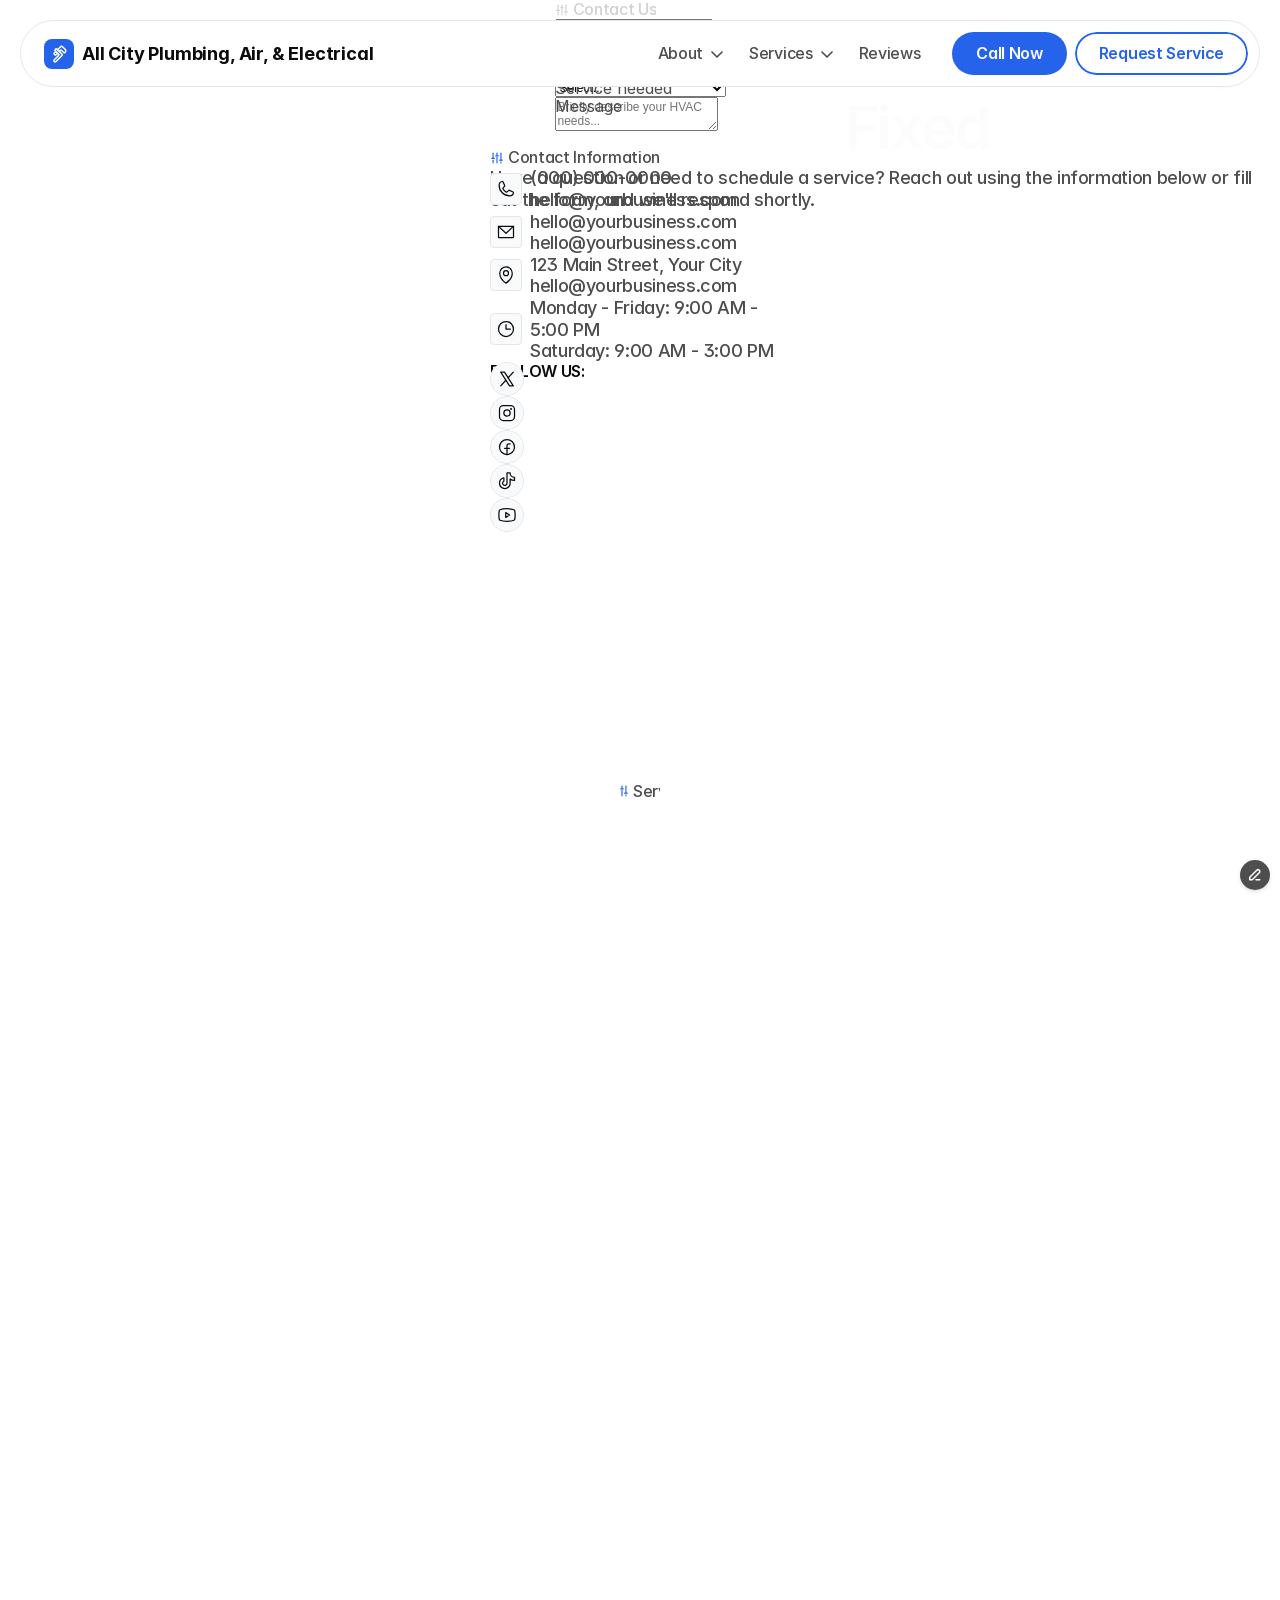
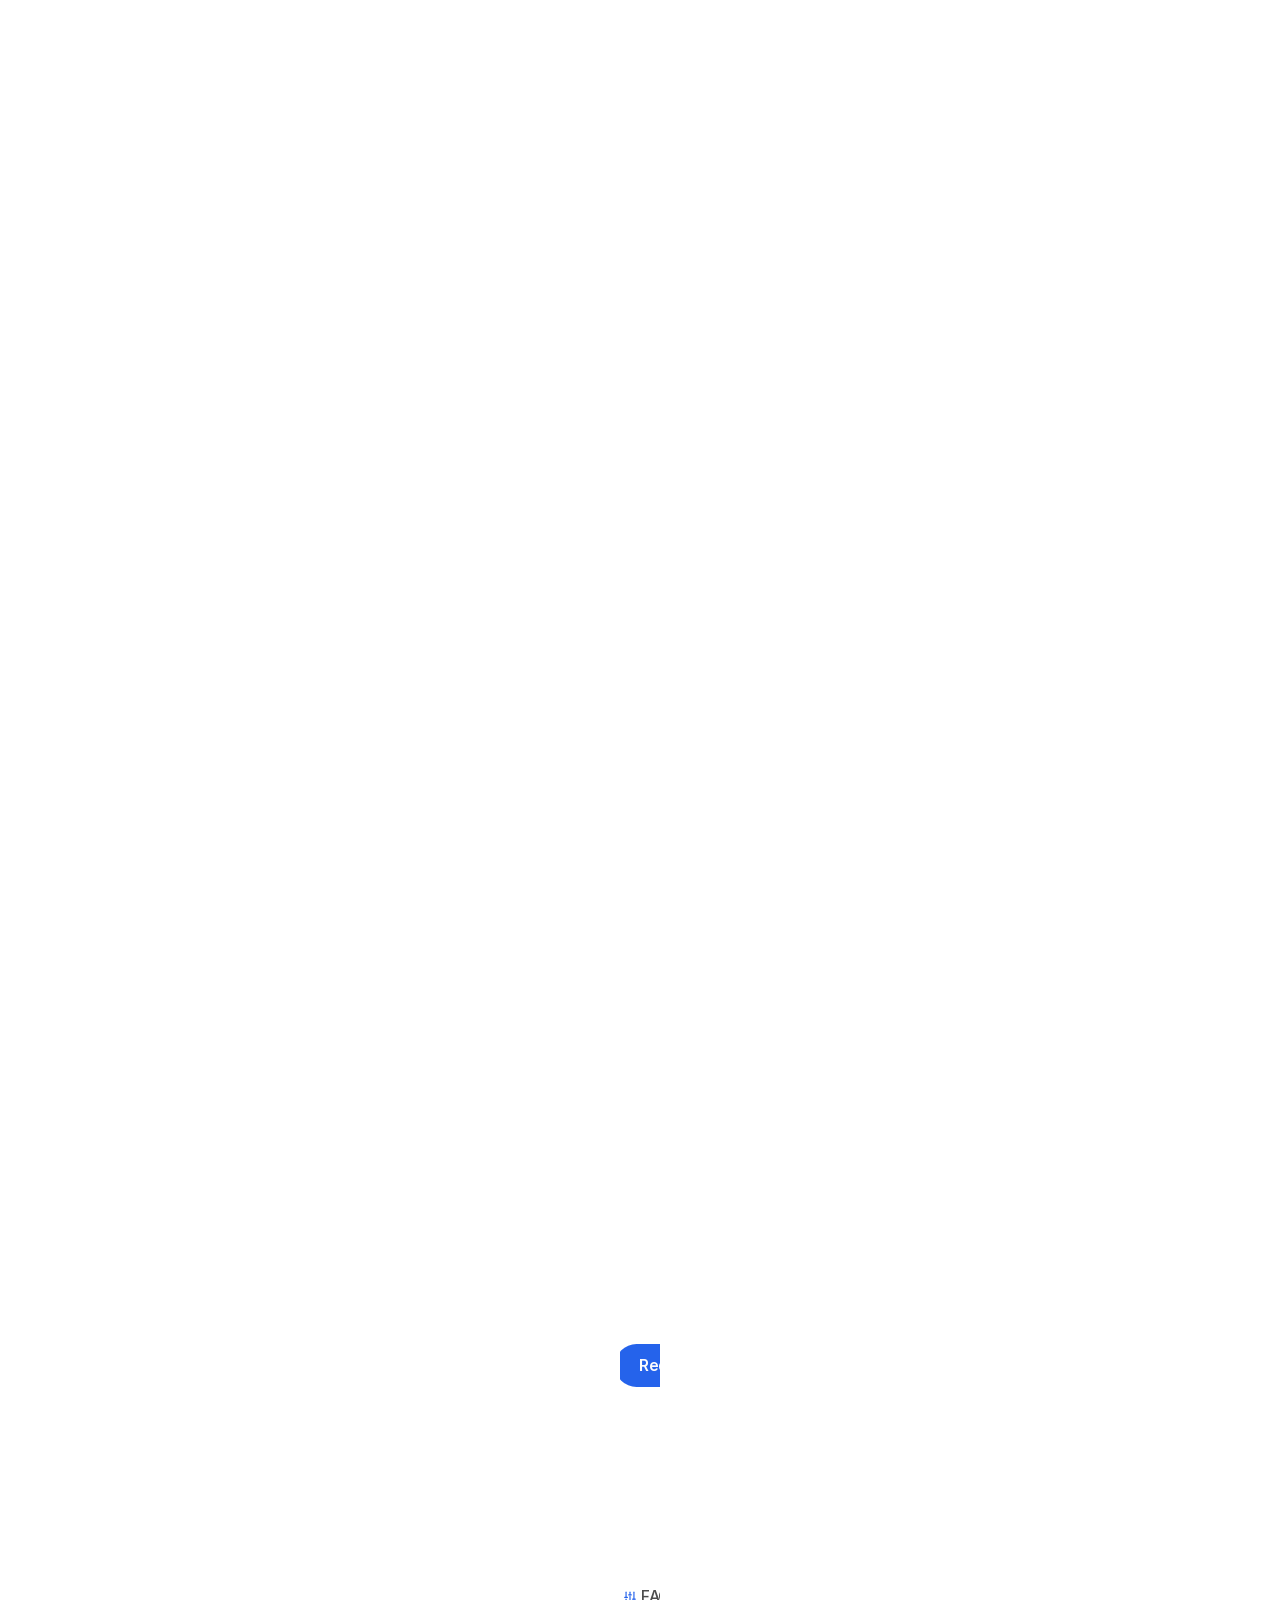
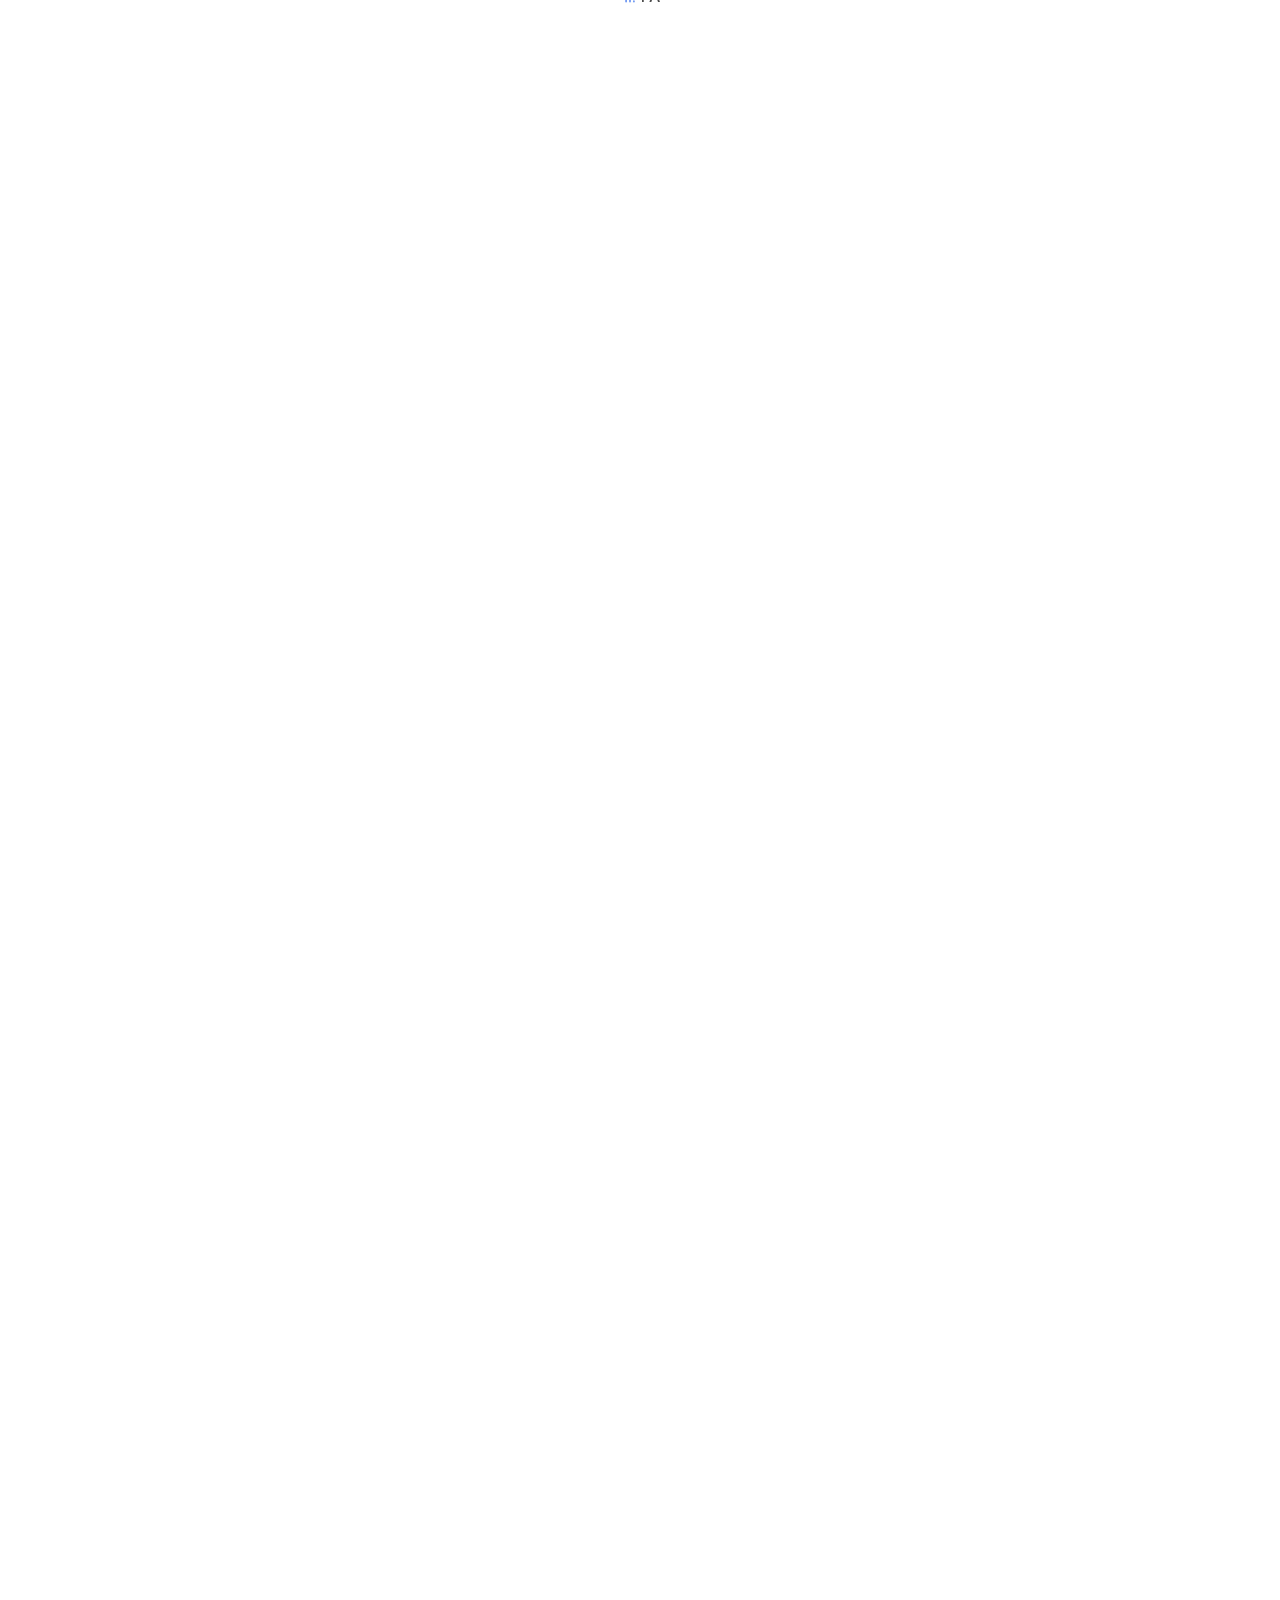
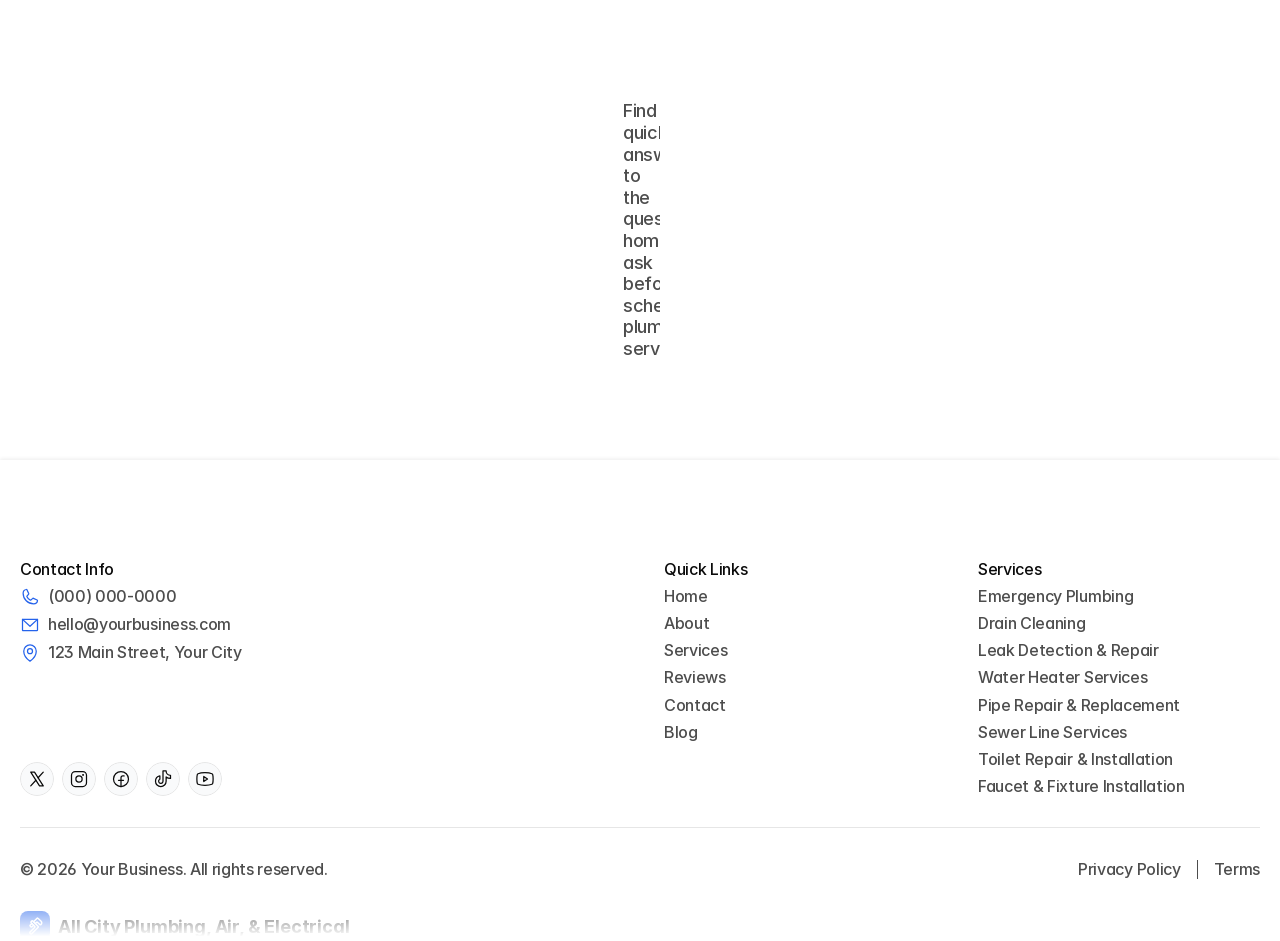
<file: contact/index.html>
<!DOCTYPE html>
<html lang="en" dir="ltr"><head>
<base href="/">
<link rel="stylesheet" href="/styles.css"><script>(function(){var f=window.fetch;window.fetch=function(u,o){if(typeof u==='string'&&u.includes('.framercms')){return f('/assets/cms/'+u.split('/').pop(),o);}return f(u,o);};})();</script><script src="assets/js/popups-script.js"></script>
	<meta charset="utf-8">
	<meta name="viewport" content="width=device-width">
	<meta name="generator" content="Framer d22cd96">
	<title>Contact - Plumbing Pro</title>
    <meta name="description" content="Plumbing Pro is a high-converting plumbing website template built for local service businesses. Generate leads through forms and call actions, launch fast with easy customization, and grow with SEO-ready service pages and blog CMS.">
    <meta name="framer-search-index" content="https://framerusercontent.com/sites/7fo2Bcs0rbRG9XYIEO4CnJ/searchIndex-yfVfT9ELV8GW.json">
    <meta name="framer-search-index-fallback" content="https://framerusercontent.com/sites/7fo2Bcs0rbRG9XYIEO4CnJ/searchIndex-JojfMlQQpAFr.json">
    <link href="assets/images/image-extra-1.svg" rel="icon" media="(prefers-color-scheme: light)">
    <link href="assets/images/image-extra-1.svg" rel="icon" media="(prefers-color-scheme: dark)">
    <!-- Open Graph -->
    <meta property="og:type" content="website">
    <meta property="og:title" content="Contact - Plumbing Pro">
    <meta property="og:description" content="Plumbing Pro is a high-converting plumbing website template built for local service businesses. Generate leads through forms and call actions, launch fast with easy customization, and grow with SEO-ready service pages and blog CMS.">
    <meta property="og:image" content="assets/images/image-extra-2.png">
    <!-- X -->
    <meta name="twitter:card" content="summary_large_image">
    <meta name="twitter:title" content="Contact - Plumbing Pro">
    <meta name="twitter:description" content="Plumbing Pro is a high-converting plumbing website template built for local service businesses. Generate leads through forms and call actions, launch fast with easy customization, and grow with SEO-ready service pages and blog CMS.">
    <meta name="twitter:image" content="assets/images/image-extra-2.png">
	
	
	<script>try{if(localStorage.getItem("__framer_force_showing_editorbar_since")){const n=document.createElement("link");n.rel="modulepreload";n.href="https://framer.com/edit/init.mjs";document.head.appendChild(n)}}catch(e){}</script><link rel="modulepreload" href="https://framer.com/edit/init.mjs">
	<link rel="canonical" href="https://plumbingpros.framer.website/contact"><meta property="og:url" content="https://plumbingpros.framer.website/contact"><!-- Start of headStart -->
    
    <!-- End of headStart -->
	
	
	<link href="https://fonts.gstatic.com" rel="preconnect" crossorigin="">
	
	<meta name="robots" content="max-image-preview:large"><!-- Start of headEnd -->
    
    <!-- End of headEnd -->
	
</head>
<body>
	
	<!-- Start of bodyStart -->
    
    <!-- End of bodyStart -->
	
	<div id="main" data-framer-hydrate-v2="{&quot;routeId&quot;:&quot;GDtYWR5Im&quot;,&quot;localeId&quot;:&quot;default&quot;,&quot;breakpoints&quot;:[{&quot;hash&quot;:&quot;x0znnb&quot;,&quot;mediaQuery&quot;:&quot;(min-width: 1200px)&quot;},{&quot;hash&quot;:&quot;8irv4c&quot;,&quot;mediaQuery&quot;:&quot;(min-width: 810px) and (max-width: 1199.98px)&quot;},{&quot;hash&quot;:&quot;1orld9k&quot;,&quot;mediaQuery&quot;:&quot;(max-width: 809.98px)&quot;},{&quot;hash&quot;:&quot;1ibzc44&quot;,&quot;mediaQuery&quot;:&quot;(max-width: 809.98px)&quot;},{&quot;hash&quot;:&quot;1uy158s&quot;,&quot;mediaQuery&quot;:&quot;(min-width: 810px) and (max-width: 1199.98px)&quot;},{&quot;hash&quot;:&quot;bup7n2&quot;,&quot;mediaQuery&quot;:&quot;(min-width: 1200px)&quot;}]}" data-framer-ssr-released-at="2026-07-03T16:38:03.439Z" data-framer-page-optimized-at="2026-07-06T12:27:05.506Z" data-framer-generated-page=""><!--$--><div class="framer-aw8Ol framer-bup7n2" data-layout-template="true" style="min-height:100vh;width:auto"><div class="framer-1f7fu11-container"><div class="ssr-variant hidden-1uy158s hidden-1ibzc44"><nav class="framer-bpLmH framer-1gn59p1 framer-v-1gn59p1" data-framer-name="Desktop" data-hide-scrollbars="true" style="width: 100%; opacity: 1;"><div class="framer-a35pct" data-border="true" data-framer-name="Container" style="--border-bottom-width: 1px; --border-color: var(--token-c6608427-1ec8-43a2-a71f-f5792184d5c6, rgb(222, 222, 222)); --border-left-width: 1px; --border-right-width: 1px; --border-style: solid; --border-top-width: 1px; background-color: var(--token-d3e9557f-f85b-4aae-a29d-46760aaacc76, rgb(255, 255, 255)); border-radius: 50px; opacity: 1;"><div class="framer-5giyrs" data-framer-name="Top" style="--border-bottom-width: 0px; --border-color: rgba(0, 0, 0, 0); --border-left-width: 0px; --border-right-width: 0px; --border-style: solid; --border-top-width: 0px; background-color: rgba(255, 255, 255, 0); border-radius: 0px; opacity: 1;"><div class="framer-40gmu5-container" style="opacity: 1;"><!--$--><a aria-label="Logo" class="framer-TGvIf framer-bzs0qu framer-v-bzs0qu framer-11bots9" data-framer-name="Dark" data-highlight="true" href="./" tabindex="0" style="opacity: 1;"><div class="framer-135qb1q" style="background-color: var(--token-2dbee46b-8e86-409b-908d-18389383084d); border-radius: 8px; opacity: 1;"><svg class="framer-A9vlY framer-1vcke5y" role="presentation" viewBox="0 0 24 24" style="--1m6trwb: 0; --21h8s6: var(--token-d3e9557f-f85b-4aae-a29d-46760aaacc76); --pgex8v: 2; opacity: 1;"><use href="#607465410"></use></svg></div><div class="framer-6nkd08" data-framer-name="Brand Name" data-framer-component-type="RichTextContainer" style="--extracted-r6o4lv: var(--token-25e562c2-4c2e-400c-b4bf-8b236b621b0e); transform: none; opacity: 1;"><p dir="auto" class="framer-text" style="--font-selector:SW50ZXItQm9sZA==;--framer-font-open-type-features:'blwf' on, 'cv03' on, 'cv04' on, 'cv09' on, 'cv11' on;--framer-font-size:18px;--framer-font-weight:700;--framer-letter-spacing:-0.01em;--framer-text-color:var(--extracted-r6o4lv, var(--token-25e562c2-4c2e-400c-b4bf-8b236b621b0e))">All City Plumbing, Air, &amp; Electrical</p></div></a><!--/$--></div></div><div class="framer-o3fenq" data-framer-appear-id="o3fenq" data-framer-name="Bottom" style="--border-bottom-width:0px;--border-color:rgba(0, 0, 0, 0);--border-left-width:0px;--border-right-width:0px;--border-style:solid;--border-top-width:0px;background-color:rgba(0, 0, 0, 0);border-bottom-left-radius:0px;border-bottom-right-radius:0px;border-top-left-radius:0px;border-top-right-radius:0px;opacity:1;transform:none"><div class="framer-1euw8u9" data-framer-name="Menus" style="opacity: 1;"><!--$--><div class="framer-4vvrox-container" id="undefined-4vvrox" style="opacity: 1;"><!--$--><a class="framer-4S8ok framer-Lw7GL framer-ggi9rj framer-v-ggi9rj framer-1u1i0ei" data-framer-name="Default" data-highlight="true" href="./about-us" tabindex="0" style="opacity: 1;"><div class="framer-1seu5a1" data-framer-component-type="RichTextContainer" style="--framer-paragraph-spacing: 0px; transform: none; opacity: 1;"><p class="framer-text framer-styles-preset-1l8qnte" data-styles-preset="aRnYE1hxO" dir="auto">About</p></div><svg class="framer-2TOMF framer-9nq0oo" role="presentation" viewBox="0 0 24 24" style="--1m6trwb: 0; --21h8s6: var(--token-22c6f036-4896-4335-bba1-574341098826, rgb(77, 77, 77)); --pgex8v: 2.5; transform: none; opacity: 1;"><use href="#2741301580"></use></svg></a><!--/$--></div><!--/$--><!--$--><div class="framer-1uvsv1j-container" id="undefined-1uvsv1j" style="opacity: 1;"><!--$--><a class="framer-4S8ok framer-Lw7GL framer-ggi9rj framer-v-ggi9rj framer-1u1i0ei" data-framer-name="Default" data-highlight="true" href="./services" tabindex="0" style="opacity: 1;"><div class="framer-1seu5a1" data-framer-component-type="RichTextContainer" style="--framer-paragraph-spacing: 0px; transform: none; opacity: 1;"><p class="framer-text framer-styles-preset-1l8qnte" data-styles-preset="aRnYE1hxO" dir="auto">Services</p></div><svg class="framer-2TOMF framer-9nq0oo" role="presentation" viewBox="0 0 24 24" style="--1m6trwb: 0; --21h8s6: var(--token-22c6f036-4896-4335-bba1-574341098826, rgb(77, 77, 77)); --pgex8v: 2.5; transform: none; opacity: 1;"><use href="#2741301580"></use></svg></a><!--/$--></div><!--/$--><!--$--><div class="framer-dqi53g-container" style="opacity: 1;"><!--$--><a class="framer-4S8ok framer-Lw7GL framer-ggi9rj framer-v-ggi9rj framer-1u1i0ei" data-framer-name="Default" data-highlight="true" href="./reviews" tabindex="0" style="opacity: 1;"><div class="framer-1seu5a1" data-framer-component-type="RichTextContainer" style="--framer-paragraph-spacing: 0px; transform: none; opacity: 1;"><p class="framer-text framer-styles-preset-1l8qnte" data-styles-preset="aRnYE1hxO" dir="auto">Reviews</p></div></a><!--/$--></div><!--/$--></div><div class="framer-gskov9" data-framer-name="CTAs" style="opacity: 1;"><div class="framer-e3y6tv-container" style="opacity: 1;"><!--$--><a class="framer-ZRJLG framer-qcO23 framer-u3138m framer-v-u3138m framer-5ry2m" data-framer-name="Button Primary" data-highlight="true" href="tel:1234567890" rel="noopener" tabindex="0" style="--border-bottom-width:0px;--border-color:rgba(0, 0, 0, 0);--border-left-width:0px;--border-right-width:0px;--border-style:solid;--border-top-width:0px;backdrop-filter:none;background-color:var(--token-2dbee46b-8e86-409b-908d-18389383084d, rgb(59, 130, 246));-webkit-backdrop-filter:none;border-bottom-left-radius:50px;border-bottom-right-radius:50px;border-top-left-radius:50px;border-top-right-radius:50px;opacity:1"><div class="framer-1ac1mem" data-framer-component-type="RichTextContainer" style="--extracted-r6o4lv: var(--token-a7058ff3-7dd0-4161-bc4d-0be900207058, rgb(250, 250, 250)); --framer-link-text-color: rgb(0, 153, 255); --framer-link-text-decoration: underline; transform: none; opacity: 1;"><p class="framer-text framer-styles-preset-rr2v9c" data-styles-preset="SYTKcKlP4" dir="auto" style="--framer-text-color:var(--extracted-r6o4lv, var(--token-a7058ff3-7dd0-4161-bc4d-0be900207058, rgb(250, 250, 250)))">Call Now</p></div></a><!--/$--></div><!--$--><div class="framer-eio9fn-container" style="opacity: 1;"><!--$--><a class="framer-ZRJLG framer-qcO23 framer-u3138m framer-v-1y5bxmx framer-5ry2m" data-framer-name="Button Tertiary" data-highlight="true" data-border="true" href="./contact" data-framer-page-link-current="true" tabindex="0" style="--border-bottom-width:2px;--border-color:var(--token-2dbee46b-8e86-409b-908d-18389383084d, rgb(37, 99, 235));--border-left-width:2px;--border-right-width:2px;--border-style:solid;--border-top-width:2px;backdrop-filter:none;background-color:rgba(0, 0, 0, 0);-webkit-backdrop-filter:none;border-bottom-left-radius:50px;border-bottom-right-radius:50px;border-top-left-radius:50px;border-top-right-radius:50px;opacity:1"><div class="framer-1ac1mem" data-framer-component-type="RichTextContainer" style="--extracted-r6o4lv: var(--token-2dbee46b-8e86-409b-908d-18389383084d, rgb(37, 99, 235)); --framer-link-text-color: rgb(0, 153, 255); --framer-link-text-decoration: underline; transform: none; opacity: 1;"><p class="framer-text framer-styles-preset-rr2v9c" data-styles-preset="SYTKcKlP4" dir="auto" style="--framer-text-color:var(--extracted-r6o4lv, var(--token-2dbee46b-8e86-409b-908d-18389383084d, rgb(37, 99, 235)))">Request Service</p></div></a><!--/$--></div><!--/$--></div></div></div></nav></div></div><div data-framer-root="" class="framer-MFC6a framer-S75yf framer-yp3Eg framer-ywpP8 framer-qcO23 framer-x0znnb" style="min-height:100vh;width:auto;display:contents"><section class="framer-1mwceqb" data-framer-name="Hero"><div class="framer-su06my" data-framer-name="Container"><div class="framer-17vef1" data-framer-name="Heading"><div class="framer-10qurdb" data-framer-name="Text"><div class="ssr-variant"><div class="framer-kt7vg1-container"><div class="framer-j3QDU framer-Lw7GL framer-1ydx34m framer-v-1309h6c" data-framer-name="Light" style="opacity: 1;"><svg class="framer-0Ah50 framer-1n69ixs" role="presentation" viewBox="0 0 24 24" style="--1m6trwb: 0; --21h8s6: var(--token-9de12388-4193-4293-859c-8d1f64f07a59, rgb(230, 230, 230)); --pgex8v: 2; opacity: 1;"><use href="#682066901"></use></svg><div class="framer-1r5th9h" data-framer-component-type="RichTextContainer" style="--framer-link-text-color: rgb(0, 153, 255); --framer-link-text-decoration: underline; --extracted-r6o4lv: var(--token-9de12388-4193-4293-859c-8d1f64f07a59, rgb(230, 230, 230)); transform: none; opacity: 1;"><p class="framer-text framer-styles-preset-1l8qnte" data-styles-preset="aRnYE1hxO" dir="auto" style="--framer-text-color:var(--extracted-r6o4lv, var(--token-9de12388-4193-4293-859c-8d1f64f07a59, rgb(230, 230, 230)))">Contact Us</p></div></div></div></div><div class="framer-1rpgh0h" data-framer-component-type="RichTextContainer" style="transform:none"><h1 class="framer-text framer-styles-preset-gq5mei" data-styles-preset="qpRd3ZN6x" dir="auto" style="--framer-text-alignment:center">Let's Get Your Plumbing Fixed</h1></div></div></div><div class="framer-1ua9s45" data-framer-name="Content"><div class="ssr-variant"><div class="framer-cguc4x-container"><form class="framer-gtN8N framer-8GLHA framer-Lw7GL framer-mdQSj framer-17fyrf5 framer-v-17fyrf5" data-border="true" data-framer-name="Form" style="--border-bottom-width: 1px; --border-color: var(--token-c6608427-1ec8-43a2-a71f-f5792184d5c6, rgb(222, 222, 222)); --border-left-width: 1px; --border-right-width: 1px; --border-style: solid; --border-top-width: 1px; background-color: var(--token-d3e9557f-f85b-4aae-a29d-46760aaacc76, rgb(255, 255, 255)); max-width: 100%; width: 100%; border-radius: 16px; opacity: 1;"><div class="framer-1x4o8rk" data-framer-name="Text" style="opacity: 1;"><div class="framer-e5l6tn" data-framer-component-type="RichTextContainer" style="--framer-link-text-color: rgb(0, 153, 255); --framer-link-text-decoration: underline; transform: none; opacity: 1;"><p class="framer-text framer-styles-preset-1kjdcoj" data-styles-preset="zap0uQULT" dir="auto">REQUEST SERVICE</p></div><div class="framer-5ncoa9" data-framer-component-type="RichTextContainer" style="--extracted-r6o4lv: var(--token-7bc10099-a9ad-4747-9b51-be6f29dec0a2, rgb(117, 117, 117)); --framer-link-text-color: rgb(0, 153, 255); --framer-link-text-decoration: underline; transform: none; opacity: 1;"><p class="framer-text framer-styles-preset-1l8qnte" data-styles-preset="aRnYE1hxO" dir="auto" style="--framer-text-color:var(--extracted-r6o4lv, var(--token-7bc10099-a9ad-4747-9b51-be6f29dec0a2, rgb(117, 117, 117)))">Fill out the form and we'll be in touch within one business day.</p></div></div><div class="framer-129f7be" data-framer-name="Inputs" style="opacity: 1;"><label class="framer-1axdk4f" style="opacity: 1;"><div class="framer-ssygmf" data-framer-component-type="RichTextContainer" style="--extracted-r6o4lv: var(--token-22c6f036-4896-4335-bba1-574341098826, rgb(77, 77, 77)); transform: none; opacity: 1;"><p class="framer-text framer-styles-preset-1aeiplo" data-styles-preset="ixBLPKkP8" dir="auto" style="--framer-text-color:var(--extracted-r6o4lv, var(--token-22c6f036-4896-4335-bba1-574341098826, rgb(77, 77, 77)))">Full name</p></div><div class="framer-form-text-input framer-form-input-wrapper framer-13j2i3w framer-form-text-input-type" style="--framer-input-background: var(--token-32cbc61f-8526-4819-a424-95a54e2d5c8b, rgb(245, 245, 245)); --framer-input-border-bottom-width: 1px; --framer-input-border-color: var(--token-c6608427-1ec8-43a2-a71f-f5792184d5c6, rgb(227, 227, 227)); --framer-input-border-left-width: 1px; --framer-input-border-radius-bottom-left: 6px; --framer-input-border-radius-bottom-right: 6px; --framer-input-border-radius-top-left: 6px; --framer-input-border-radius-top-right: 6px; --framer-input-border-right-width: 1px; --framer-input-border-style: solid; --framer-input-border-top-width: 1px; --framer-input-font-color: var(--token-25e562c2-4c2e-400c-b4bf-8b236b621b0e, rgb(11, 11, 11)); --framer-input-icon-color: rgb(153, 153, 153); --framer-input-placeholder-color: var(--token-7bc10099-a9ad-4747-9b51-be6f29dec0a2, rgb(117, 117, 117)); opacity: 1;"><input type="text" required="" name="Full name" placeholder="Jane Smith" class="framer-form-input framer-form-input-empty" value=""></div></label><div class="framer-1k7m5bm" data-framer-name="Group" style="opacity: 1;"><label class="framer-flxbxc" style="opacity: 1;"><div class="framer-rxrdk9" data-framer-component-type="RichTextContainer" style="--extracted-r6o4lv: var(--token-22c6f036-4896-4335-bba1-574341098826, rgb(77, 77, 77)); transform: none; opacity: 1;"><p class="framer-text framer-styles-preset-1aeiplo" data-styles-preset="ixBLPKkP8" dir="auto" style="--framer-text-color:var(--extracted-r6o4lv, var(--token-22c6f036-4896-4335-bba1-574341098826, rgb(77, 77, 77)))">Email</p></div><div class="framer-form-text-input framer-form-input-wrapper framer-dwg8n4" style="--framer-input-background: var(--token-32cbc61f-8526-4819-a424-95a54e2d5c8b, rgb(245, 245, 245)); --framer-input-border-bottom-width: 1px; --framer-input-border-color: var(--token-c6608427-1ec8-43a2-a71f-f5792184d5c6, rgb(227, 227, 227)); --framer-input-border-left-width: 1px; --framer-input-border-radius-bottom-left: 6px; --framer-input-border-radius-bottom-right: 6px; --framer-input-border-radius-top-left: 6px; --framer-input-border-radius-top-right: 6px; --framer-input-border-right-width: 1px; --framer-input-border-style: solid; --framer-input-border-top-width: 1px; --framer-input-font-color: var(--token-25e562c2-4c2e-400c-b4bf-8b236b621b0e, rgb(11, 11, 11)); --framer-input-icon-color: rgb(153, 153, 153); --framer-input-placeholder-color: var(--token-7bc10099-a9ad-4747-9b51-be6f29dec0a2, rgb(117, 117, 117)); opacity: 1;"><input type="email" required="" name="Email" placeholder="jane@gmail.com" class="framer-form-input framer-form-input-empty" value=""></div></label><label class="framer-wt1oq" style="opacity: 1;"><div class="framer-1wm2qls" data-framer-component-type="RichTextContainer" style="--extracted-r6o4lv: var(--token-22c6f036-4896-4335-bba1-574341098826, rgb(77, 77, 77)); transform: none; opacity: 1;"><p class="framer-text framer-styles-preset-1aeiplo" data-styles-preset="ixBLPKkP8" dir="auto" style="--framer-text-color:var(--extracted-r6o4lv, var(--token-22c6f036-4896-4335-bba1-574341098826, rgb(77, 77, 77)))">Phone</p></div><div class="framer-form-text-input framer-form-input-wrapper framer-1mp9z65 framer-form-text-input-type" style="--framer-input-background: var(--token-32cbc61f-8526-4819-a424-95a54e2d5c8b, rgb(245, 245, 245)); --framer-input-border-bottom-width: 1px; --framer-input-border-color: var(--token-c6608427-1ec8-43a2-a71f-f5792184d5c6, rgb(227, 227, 227)); --framer-input-border-left-width: 1px; --framer-input-border-radius-bottom-left: 6px; --framer-input-border-radius-bottom-right: 6px; --framer-input-border-radius-top-left: 6px; --framer-input-border-radius-top-right: 6px; --framer-input-border-right-width: 1px; --framer-input-border-style: solid; --framer-input-border-top-width: 1px; --framer-input-font-color: var(--token-25e562c2-4c2e-400c-b4bf-8b236b621b0e, rgb(11, 11, 11)); --framer-input-icon-color: rgb(153, 153, 153); --framer-input-placeholder-color: var(--token-7bc10099-a9ad-4747-9b51-be6f29dec0a2, rgb(117, 117, 117)); opacity: 1;"><input type="text" required="" name="Phone" placeholder="(123) 456-7890" class="framer-form-input framer-form-input-empty" value=""></div></label></div><label class="framer-1i9v7qi" style="opacity: 1;"><div class="framer-7znmqw" data-framer-component-type="RichTextContainer" style="--extracted-r6o4lv: var(--token-22c6f036-4896-4335-bba1-574341098826, rgb(77, 77, 77)); transform: none; opacity: 1;"><p class="framer-text framer-styles-preset-1aeiplo" data-styles-preset="ixBLPKkP8" dir="auto" style="--framer-text-color:var(--extracted-r6o4lv, var(--token-22c6f036-4896-4335-bba1-574341098826, rgb(77, 77, 77)))">Service needed</p></div><div class="framer-form-input-wrapper framer-form-select-wrapper framer-12z6f32" style="--framer-input-background: var(--token-32cbc61f-8526-4819-a424-95a54e2d5c8b, rgb(245, 245, 245)); --framer-input-border-bottom-width: 1px; --framer-input-border-color: var(--token-c6608427-1ec8-43a2-a71f-f5792184d5c6, rgb(227, 227, 227)); --framer-input-border-left-width: 1px; --framer-input-border-radius-bottom-left: 6px; --framer-input-border-radius-bottom-right: 6px; --framer-input-border-radius-top-left: 6px; --framer-input-border-radius-top-right: 6px; --framer-input-border-right-width: 1px; --framer-input-border-style: solid; --framer-input-border-top-width: 1px; --framer-input-font-color: var(--token-25e562c2-4c2e-400c-b4bf-8b236b621b0e, rgb(11, 11, 11)); --framer-input-icon-color: rgb(153, 153, 153); --framer-input-invalid-text-color: var(--token-7bc10099-a9ad-4747-9b51-be6f29dec0a2, rgb(117, 117, 117)); opacity: 1;"><select name="Service needed" required="" class="framer-form-input"><option value="" disabled="" selected="">Select...</option><option value="Emergency Plumbing">Emergency Plumbing</option><option value="Drain Cleaning">Drain Cleaning</option><option value="Leak Detection &amp; Repair">Leak Detection &amp; Repair</option><option value="Water Heater Services">Water Heater Services</option><option value="Pipe Repair &amp; Replacement">Pipe Repair &amp; Replacement</option><option value="Sewer Line Services">Sewer Line Services</option><option value="Toilet Repair &amp; Installation">Toilet Repair &amp; Installation</option><option value="Faucet &amp; Fixture Installation">Faucet &amp; Fixture Installation</option><option value="Other">Other</option></select></div></label><label class="framer-ge8qq6" style="opacity: 1;"><div class="framer-cydjir" data-framer-component-type="RichTextContainer" style="--extracted-r6o4lv: var(--token-22c6f036-4896-4335-bba1-574341098826, rgb(77, 77, 77)); transform: none; opacity: 1;"><p class="framer-text framer-styles-preset-1aeiplo" data-styles-preset="ixBLPKkP8" dir="auto" style="--framer-text-color:var(--extracted-r6o4lv, var(--token-22c6f036-4896-4335-bba1-574341098826, rgb(77, 77, 77)))">Message</p></div><div class="framer-form-text-input framer-form-input-wrapper framer-23aiyj framer-form-textarea-input-type" style="--framer-input-background: var(--token-32cbc61f-8526-4819-a424-95a54e2d5c8b, rgb(245, 245, 245)); --framer-input-border-bottom-width: 1px; --framer-input-border-color: var(--token-c6608427-1ec8-43a2-a71f-f5792184d5c6, rgb(227, 227, 227)); --framer-input-border-left-width: 1px; --framer-input-border-radius-bottom-left: 6px; --framer-input-border-radius-bottom-right: 6px; --framer-input-border-radius-top-left: 6px; --framer-input-border-radius-top-right: 6px; --framer-input-border-right-width: 1px; --framer-input-border-style: solid; --framer-input-border-top-width: 1px; --framer-input-font-color: var(--token-25e562c2-4c2e-400c-b4bf-8b236b621b0e, rgb(11, 11, 11)); --framer-input-icon-color: rgb(153, 153, 153); --framer-input-placeholder-color: var(--token-7bc10099-a9ad-4747-9b51-be6f29dec0a2, rgb(117, 117, 117)); opacity: 1;"><textarea required="" name="Message" placeholder="Briefly describe your HVAC needs..." class="framer-form-input"></textarea></div></label><div class="framer-kftqdx-container" data-framer-name="Form Button" name="Form Button" style="opacity: 1;"><button name="Form Button" type="submit" class="framer-RV8mY framer-Lw7GL framer-1y72rlh framer-v-tk2wer" data-framer-name="Disabled" data-reset="button" style="background-color:var(--token-2dbee46b-8e86-409b-908d-18389383084d, rgb(37, 99, 235));width:100%;border-bottom-left-radius:4px;border-bottom-right-radius:4px;border-top-left-radius:4px;border-top-right-radius:4px;opacity:0.8"><div class="framer-si6cn2" data-framer-component-type="RichTextContainer" style="--extracted-r6o4lv: var(--token-a7058ff3-7dd0-4161-bc4d-0be900207058, rgb(250, 250, 250)); --framer-link-text-color: rgb(0, 153, 255); --framer-link-text-decoration: underline; transform: none; opacity: 1;"><p class="framer-text framer-styles-preset-1l8qnte" data-styles-preset="aRnYE1hxO" dir="auto" style="--framer-text-color:var(--extracted-r6o4lv, var(--token-a7058ff3-7dd0-4161-bc4d-0be900207058, rgb(250, 250, 250)))">Send Request</p></div></button></div></div><input type="text" name="website" tabindex="-1" autocomplete="one-time-code" aria-hidden="true" style="position:absolute;transform:scale(0)" data-1p-ignore="true" data-lpignore="true" data-form-type="other" data-bwignore="true" value=""><input type="text" name="company" tabindex="-1" autocomplete="one-time-code" aria-hidden="true" style="position:absolute;transform:scale(0)" data-1p-ignore="true" data-lpignore="true" data-form-type="other" data-bwignore="true" value=""><input type="text" name="message" tabindex="-1" autocomplete="one-time-code" aria-hidden="true" style="position:absolute;transform:scale(0)" data-1p-ignore="true" data-lpignore="true" data-form-type="other" data-bwignore="true" value=""><input type="text" name="subject" tabindex="-1" autocomplete="one-time-code" aria-hidden="true" style="position:absolute;transform:scale(0)" data-1p-ignore="true" data-lpignore="true" data-form-type="other" data-bwignore="true" value=""><input type="text" name="title" tabindex="-1" autocomplete="one-time-code" aria-hidden="true" style="position:absolute;transform:scale(0)" data-1p-ignore="true" data-lpignore="true" data-form-type="other" data-bwignore="true" value=""><input type="text" name="description" tabindex="-1" autocomplete="one-time-code" aria-hidden="true" style="position:absolute;transform:scale(0)" data-1p-ignore="true" data-lpignore="true" data-form-type="other" data-bwignore="true" value=""><input type="text" name="feedback" tabindex="-1" autocomplete="one-time-code" aria-hidden="true" style="position:absolute;transform:scale(0)" data-1p-ignore="true" data-lpignore="true" data-form-type="other" data-bwignore="true" value=""><input type="text" name="notes" tabindex="-1" autocomplete="one-time-code" aria-hidden="true" style="position:absolute;transform:scale(0)" data-1p-ignore="true" data-lpignore="true" data-form-type="other" data-bwignore="true" value=""><input type="text" name="details" tabindex="-1" autocomplete="one-time-code" aria-hidden="true" style="position:absolute;transform:scale(0)" data-1p-ignore="true" data-lpignore="true" data-form-type="other" data-bwignore="true" value=""><input type="text" name="remarks" tabindex="-1" autocomplete="one-time-code" aria-hidden="true" style="position:absolute;transform:scale(0)" data-1p-ignore="true" data-lpignore="true" data-form-type="other" data-bwignore="true" value=""><input type="text" name="comments" tabindex="-1" autocomplete="one-time-code" aria-hidden="true" style="position:absolute;transform:scale(0)" data-1p-ignore="true" data-lpignore="true" data-form-type="other" data-bwignore="true" value=""></form></div></div></div></div></section><section class="framer-1druws7" data-framer-name="Get in Touch" id="get-in-touch"><div class="framer-1psqnxa" data-framer-name="Container"><div class="framer-1ndu6kl" data-framer-name="Heading"><div class="framer-1dabe32" data-framer-name="Text"><div class="ssr-variant"><div class="framer-5mt0an-container"><div class="framer-j3QDU framer-Lw7GL framer-1ydx34m framer-v-1ydx34m" data-framer-name="Dark" style="opacity: 1;"><svg class="framer-0Ah50 framer-1n69ixs" role="presentation" viewBox="0 0 24 24" style="--1m6trwb: 0; --21h8s6: var(--token-2dbee46b-8e86-409b-908d-18389383084d, rgb(37, 99, 235)); --pgex8v: 2; opacity: 1;"><use href="#682066901"></use></svg><div class="framer-1r5th9h" data-framer-component-type="RichTextContainer" style="--framer-link-text-color: rgb(0, 153, 255); --framer-link-text-decoration: underline; transform: none; opacity: 1;"><p class="framer-text framer-styles-preset-1l8qnte" data-styles-preset="aRnYE1hxO" dir="auto">Contact Information</p></div></div></div></div><div class="framer-iqejtw" data-framer-component-type="RichTextContainer" style="transform:none"><h2 class="framer-text framer-styles-preset-ihfq47" data-styles-preset="FpxnbTQR9" dir="auto"><span style="display:inline-block;opacity:0.001;transform:translateX(0px) translateY(10px) scale(1) rotate(0deg) skewX(0deg) skewY(0deg)">Get</span> <span style="display:inline-block;opacity:0.001;transform:translateX(0px) translateY(10px) scale(1) rotate(0deg) skewX(0deg) skewY(0deg)">in</span> <span style="display:inline-block;opacity:0.001;transform:translateX(0px) translateY(10px) scale(1) rotate(0deg) skewX(0deg) skewY(0deg)">Touch</span></h2></div><div class="framer-1v3m7a5" data-framer-component-type="RichTextContainer" style="transform:none"><p class="framer-text framer-styles-preset-1purr7g" data-styles-preset="V0qlIGPi5" dir="auto" style="--framer-text-alignment:left">Have a question or need to schedule a service? Reach out using the information below or fill out the form, and we'll respond shortly.</p></div></div><div class="framer-abd9be" data-framer-name="Contact Info"><div class="ssr-variant"><div class="framer-1w763is-container"><div class="framer-IBbYx framer-ywpP8 framer-crQoO framer-Lw7GL framer-17f6pum framer-v-17f6pum" style="width: 100%; opacity: 1;"><div class="framer-pjzjwt" data-border="true" data-framer-name="Icon" style="--border-bottom-width: 1px; --border-color: var(--token-c6608427-1ec8-43a2-a71f-f5792184d5c6, rgb(222, 222, 222)); --border-left-width: 1px; --border-right-width: 1px; --border-style: solid; --border-top-width: 1px; background-color: var(--token-32cbc61f-8526-4819-a424-95a54e2d5c8b, rgb(245, 245, 245)); border-radius: 4px; opacity: 1;"><svg class="framer-C6MlI framer-xhts77" role="presentation" viewBox="0 0 24 24" style="--1m6trwb: 0; --21h8s6: var(--token-25e562c2-4c2e-400c-b4bf-8b236b621b0e, rgb(11, 11, 11)); --pgex8v: 1.5; opacity: 1;"><use href="#986463349"></use></svg></div><div class="framer-s88d04" data-framer-name="Text" style="opacity: 1;"><div class="framer-qw6h52" data-framer-component-type="RichTextContainer" style="transform: none; opacity: 1;"><p class="framer-text framer-styles-preset-1purr7g" data-styles-preset="V0qlIGPi5" dir="auto"><!--$--><a class="framer-text framer-styles-preset-29nrez" data-styles-preset="kY13NGqyP" href="tel:0000000000" rel="noopener">(000) 000-0000</a><!--/$--></p></div><div class="framer-1u6fc27" data-framer-component-type="RichTextContainer" style="transform: none; opacity: 1;"><p class="framer-text framer-styles-preset-1purr7g" data-styles-preset="V0qlIGPi5" dir="auto"><!--$--><a class="framer-text framer-styles-preset-29nrez" data-styles-preset="kY13NGqyP" href="tel:0000000000" rel="noopener">hello@yourbusiness.com</a><!--/$--></p></div></div></div></div></div><div class="ssr-variant"><div class="framer-1nwtzmn-container"><div class="framer-IBbYx framer-ywpP8 framer-crQoO framer-Lw7GL framer-17f6pum framer-v-17f6pum" style="width: 100%; opacity: 1;"><div class="framer-pjzjwt" data-border="true" data-framer-name="Icon" style="--border-bottom-width: 1px; --border-color: var(--token-c6608427-1ec8-43a2-a71f-f5792184d5c6, rgb(222, 222, 222)); --border-left-width: 1px; --border-right-width: 1px; --border-style: solid; --border-top-width: 1px; background-color: var(--token-32cbc61f-8526-4819-a424-95a54e2d5c8b, rgb(245, 245, 245)); border-radius: 4px; opacity: 1;"><svg class="framer-kKX2d framer-xhts77" role="presentation" viewBox="0 0 24 24" style="--1m6trwb: 0; --21h8s6: var(--token-25e562c2-4c2e-400c-b4bf-8b236b621b0e, rgb(11, 11, 11)); --pgex8v: 1.5; opacity: 1;"><use href="#99690465"></use></svg></div><div class="framer-s88d04" data-framer-name="Text" style="opacity: 1;"><div class="framer-qw6h52" data-framer-component-type="RichTextContainer" style="transform: none; opacity: 1;"><p class="framer-text framer-styles-preset-1purr7g" data-styles-preset="V0qlIGPi5" dir="auto"><!--$--><a class="framer-text framer-styles-preset-29nrez" data-styles-preset="kY13NGqyP" href="mailto:hello@yourbusiness.com" rel="noopener">hello@yourbusiness.com</a><!--/$--></p></div><div class="framer-1u6fc27" data-framer-component-type="RichTextContainer" style="transform: none; opacity: 1;"><p class="framer-text framer-styles-preset-1purr7g" data-styles-preset="V0qlIGPi5" dir="auto"><!--$--><a class="framer-text framer-styles-preset-29nrez" data-styles-preset="kY13NGqyP" href="mailto:hello@yourbusiness.com" rel="noopener">hello@yourbusiness.com</a><!--/$--></p></div></div></div></div></div><div class="ssr-variant"><div class="framer-15kqde4-container"><div class="framer-IBbYx framer-ywpP8 framer-crQoO framer-Lw7GL framer-17f6pum framer-v-17f6pum" style="width: 100%; opacity: 1;"><div class="framer-pjzjwt" data-border="true" data-framer-name="Icon" style="--border-bottom-width: 1px; --border-color: var(--token-c6608427-1ec8-43a2-a71f-f5792184d5c6, rgb(222, 222, 222)); --border-left-width: 1px; --border-right-width: 1px; --border-style: solid; --border-top-width: 1px; background-color: var(--token-32cbc61f-8526-4819-a424-95a54e2d5c8b, rgb(245, 245, 245)); border-radius: 4px; opacity: 1;"><svg class="framer-XrTFE framer-xhts77" role="presentation" viewBox="0 0 24 24" style="--1m6trwb: 0; --21h8s6: var(--token-25e562c2-4c2e-400c-b4bf-8b236b621b0e, rgb(11, 11, 11)); --pgex8v: 1.5; opacity: 1;"><use href="#4159562592"></use></svg></div><div class="framer-s88d04" data-framer-name="Text" style="opacity: 1;"><div class="framer-qw6h52" data-framer-component-type="RichTextContainer" style="transform: none; opacity: 1;"><p class="framer-text framer-styles-preset-1purr7g" data-styles-preset="V0qlIGPi5" dir="auto"><!--$--><a class="framer-text framer-styles-preset-29nrez" data-styles-preset="kY13NGqyP" href="https://maps.google.com" rel="noopener">123 Main Street, Your City</a><!--/$--></p></div><div class="framer-1u6fc27" data-framer-component-type="RichTextContainer" style="transform: none; opacity: 1;"><p class="framer-text framer-styles-preset-1purr7g" data-styles-preset="V0qlIGPi5" dir="auto"><!--$--><a class="framer-text framer-styles-preset-29nrez" data-styles-preset="kY13NGqyP" href="https://maps.google.com" rel="noopener">hello@yourbusiness.com</a><!--/$--></p></div></div></div></div></div><div class="ssr-variant"><div class="framer-ppvk6w-container"><div class="framer-IBbYx framer-ywpP8 framer-crQoO framer-Lw7GL framer-17f6pum framer-v-17f6pum" style="width: 100%; opacity: 1;"><div class="framer-pjzjwt" data-border="true" data-framer-name="Icon" style="--border-bottom-width: 1px; --border-color: var(--token-c6608427-1ec8-43a2-a71f-f5792184d5c6, rgb(222, 222, 222)); --border-left-width: 1px; --border-right-width: 1px; --border-style: solid; --border-top-width: 1px; background-color: var(--token-32cbc61f-8526-4819-a424-95a54e2d5c8b, rgb(245, 245, 245)); border-radius: 4px; opacity: 1;"><svg class="framer-d4tNk framer-xhts77" role="presentation" viewBox="0 0 24 24" style="--1m6trwb: 0; --21h8s6: var(--token-25e562c2-4c2e-400c-b4bf-8b236b621b0e, rgb(11, 11, 11)); --pgex8v: 1.5; opacity: 1;"><use href="#1727193461"></use></svg></div><div class="framer-s88d04" data-framer-name="Text" style="opacity: 1;"><div class="framer-qw6h52" data-framer-component-type="RichTextContainer" style="transform: none; opacity: 1;"><p class="framer-text framer-styles-preset-1purr7g" data-styles-preset="V0qlIGPi5" dir="auto"><!--$--><a class="framer-text framer-styles-preset-29nrez" data-styles-preset="kY13NGqyP">Monday - Friday: 9:00 AM - 5:00 PM</a><!--/$--></p></div><div class="framer-1u6fc27" data-framer-component-type="RichTextContainer" style="transform: none; opacity: 1;"><p class="framer-text framer-styles-preset-1purr7g" data-styles-preset="V0qlIGPi5" dir="auto"><!--$--><a class="framer-text framer-styles-preset-29nrez" data-styles-preset="kY13NGqyP">Saturday: 9:00 AM - 3:00 PM</a><!--/$--></p></div></div></div></div></div></div><div class="framer-1mgwsz4" data-framer-name="Follow us"><div class="framer-106bszq" data-framer-component-type="RichTextContainer" style="transform:none"><p class="framer-text framer-styles-preset-rr2v9c" data-styles-preset="SYTKcKlP4" dir="auto" style="--framer-text-alignment:left">FOLLOW US:</p></div><div class="framer-x9gk4n" data-framer-name="Socials"><div class="ssr-variant"><div class="framer-d8bthz-container"><!--$--><a aria-label="Visit us on Twitter" class="framer-D9xcV framer-1lbj8ox framer-v-1lbj8ox framer-1ynuntw" data-border="true" data-framer-name="Variant 1" href="https://x.com" target="_blank" rel="noopener" style="--border-bottom-width: 1px; --border-color: var(--token-c6608427-1ec8-43a2-a71f-f5792184d5c6, rgb(222, 222, 222)); --border-left-width: 1px; --border-right-width: 1px; --border-style: solid; --border-top-width: 1px; background-color: var(--token-32cbc61f-8526-4819-a424-95a54e2d5c8b, rgb(245, 245, 245)); border-radius: 50px; opacity: 1;"><svg class="framer-QMsyA framer-1rg825w" role="presentation" viewBox="0 0 24 24" style="--1m6trwb: 0; --21h8s6: var(--token-25e562c2-4c2e-400c-b4bf-8b236b621b0e, rgb(11, 11, 11)); --pgex8v: 1.5; opacity: 1;"><use href="#1688045918"></use></svg></a><!--/$--></div></div><div class="ssr-variant"><div class="framer-156ikkt-container"><!--$--><a aria-label="Visit us on Instagram" class="framer-D9xcV framer-1lbj8ox framer-v-1lbj8ox framer-1ynuntw" data-border="true" data-framer-name="Variant 1" href="https://instagram.com" target="_blank" rel="noopener" style="--border-bottom-width: 1px; --border-color: var(--token-c6608427-1ec8-43a2-a71f-f5792184d5c6, rgb(222, 222, 222)); --border-left-width: 1px; --border-right-width: 1px; --border-style: solid; --border-top-width: 1px; background-color: var(--token-32cbc61f-8526-4819-a424-95a54e2d5c8b, rgb(245, 245, 245)); border-radius: 50px; opacity: 1;"><svg class="framer-SHCqu framer-1rg825w" role="presentation" viewBox="0 0 24 24" style="--1m6trwb: 0; --21h8s6: var(--token-25e562c2-4c2e-400c-b4bf-8b236b621b0e, rgb(11, 11, 11)); --pgex8v: 1.5; opacity: 1;"><use href="#942143898"></use></svg></a><!--/$--></div></div><div class="ssr-variant"><div class="framer-1dzg56n-container"><!--$--><a aria-label="Visit us on Facebook" class="framer-D9xcV framer-1lbj8ox framer-v-1lbj8ox framer-1ynuntw" data-border="true" data-framer-name="Variant 1" href="https://facebook.com" target="_blank" rel="noopener" style="--border-bottom-width: 1px; --border-color: var(--token-c6608427-1ec8-43a2-a71f-f5792184d5c6, rgb(222, 222, 222)); --border-left-width: 1px; --border-right-width: 1px; --border-style: solid; --border-top-width: 1px; background-color: var(--token-32cbc61f-8526-4819-a424-95a54e2d5c8b, rgb(245, 245, 245)); border-radius: 50px; opacity: 1;"><svg class="framer-UHDx1 framer-1rg825w" role="presentation" viewBox="0 0 24 24" style="--1m6trwb: 0; --21h8s6: var(--token-25e562c2-4c2e-400c-b4bf-8b236b621b0e, rgb(11, 11, 11)); --pgex8v: 1.5; opacity: 1;"><use href="#1426455308"></use></svg></a><!--/$--></div></div><div class="ssr-variant"><div class="framer-kvdc8v-container"><!--$--><a aria-label="Visit us on Tiktok" class="framer-D9xcV framer-1lbj8ox framer-v-1lbj8ox framer-1ynuntw" data-border="true" data-framer-name="Variant 1" href="https://tiktok.com" target="_blank" rel="noopener" style="--border-bottom-width: 1px; --border-color: var(--token-c6608427-1ec8-43a2-a71f-f5792184d5c6, rgb(222, 222, 222)); --border-left-width: 1px; --border-right-width: 1px; --border-style: solid; --border-top-width: 1px; background-color: var(--token-32cbc61f-8526-4819-a424-95a54e2d5c8b, rgb(245, 245, 245)); border-radius: 50px; opacity: 1;"><svg class="framer-wQsp6 framer-1rg825w" role="presentation" viewBox="0 0 24 24" style="--1m6trwb: 0; --21h8s6: var(--token-25e562c2-4c2e-400c-b4bf-8b236b621b0e, rgb(11, 11, 11)); --pgex8v: 1.5; opacity: 1;"><use href="#4153440109"></use></svg></a><!--/$--></div></div><div class="ssr-variant"><div class="framer-1c8sigx-container"><!--$--><a aria-label="Visit us on YouTube" class="framer-D9xcV framer-1lbj8ox framer-v-1lbj8ox framer-1ynuntw" data-border="true" data-framer-name="Variant 1" href="https://youtube.com" target="_blank" rel="noopener" style="--border-bottom-width: 1px; --border-color: var(--token-c6608427-1ec8-43a2-a71f-f5792184d5c6, rgb(222, 222, 222)); --border-left-width: 1px; --border-right-width: 1px; --border-style: solid; --border-top-width: 1px; background-color: var(--token-32cbc61f-8526-4819-a424-95a54e2d5c8b, rgb(245, 245, 245)); border-radius: 50px; opacity: 1;"><svg class="framer-KIxjp framer-1rg825w" role="presentation" viewBox="0 0 24 24" style="--1m6trwb: 0; --21h8s6: var(--token-25e562c2-4c2e-400c-b4bf-8b236b621b0e, rgb(11, 11, 11)); --pgex8v: 1.5; opacity: 1;"><use href="#3761207643"></use></svg></a><!--/$--></div></div></div></div></div><div class="framer-nmnp8y" data-framer-name="Content"><div class="framer-1p2lth4" data-framer-name="Maps"><div class="framer-qkrqlm-container"><!--$--><div borderradius="0" bottomleftradius="0" bottomrightradius="0" height="100%" id="sFqEGDH2K" topleftradius="0" toprightradius="0" width="100%" style="height:100%;width:100%;position:relative;display:flex;justify-content:center;align-items:center;overflow:hidden;border-radius:0px"><iframe style="height:100%;width:100%;border:0" src="https://maps.google.com/maps?q=Framer%20B.V.&amp;z=15&amp;output=embed"></iframe></div><!--/$--></div></div></div></div></section><div class="ssr-variant hidden-1orld9k hidden-8irv4c"><div class="framer-hcexk7-container"><section class="framer-eEuzR framer-yp3Eg framer-VMp9v framer-Lw7GL framer-1mezkfu framer-v-1mezkfu" data-framer-name="Desktop" style="background-color: var(--token-d3e9557f-f85b-4aae-a29d-46760aaacc76, rgb(255, 255, 255)); width: 100%; opacity: 1;"><div class="framer-wak3q9" data-framer-name="Container" style="opacity: 1;"><div class="framer-1jyk19" data-framer-name="Heading" style="opacity: 1;"><div class="framer-fj4f8t" data-framer-name="Text" style="opacity: 1;"><div class="framer-1k9d6jq-container" style="opacity: 1;"><div class="framer-j3QDU framer-Lw7GL framer-1ydx34m framer-v-1ydx34m" data-framer-name="Dark" style="opacity: 1;"><svg class="framer-0Ah50 framer-1n69ixs" role="presentation" viewBox="0 0 24 24" style="--1m6trwb: 0; --21h8s6: var(--token-2dbee46b-8e86-409b-908d-18389383084d, rgb(37, 99, 235)); --pgex8v: 2; opacity: 1;"><use href="#682066901"></use></svg><div class="framer-1r5th9h" data-framer-component-type="RichTextContainer" style="--framer-link-text-color: rgb(0, 153, 255); --framer-link-text-decoration: underline; transform: none; opacity: 1;"><p class="framer-text framer-styles-preset-1l8qnte" data-styles-preset="aRnYE1hxO" dir="auto">Service Areas</p></div></div></div><div class="framer-1koo991" data-framer-component-type="RichTextContainer" style="--framer-link-text-color: rgb(0, 153, 255); --framer-link-text-decoration: underline; transform: none; opacity: 1;"><h2 class="framer-text framer-styles-preset-ihfq47" data-styles-preset="FpxnbTQR9" dir="auto" style="--framer-text-alignment:start"><span style="display:inline-block;opacity:0.001;transform:translateX(0px) translateY(10px) scale(1) rotate(0deg) skewX(0deg) skewY(0deg)">Proudly</span> <span style="display:inline-block;opacity:0.001;transform:translateX(0px) translateY(10px) scale(1) rotate(0deg) skewX(0deg) skewY(0deg)">Serving</span> <span style="display:inline-block;opacity:0.001;transform:translateX(0px) translateY(10px) scale(1) rotate(0deg) skewX(0deg) skewY(0deg)">Your</span> <span style="display:inline-block;opacity:0.001;transform:translateX(0px) translateY(10px) scale(1) rotate(0deg) skewX(0deg) skewY(0deg)">City</span> <span style="display:inline-block;opacity:0.001;transform:translateX(0px) translateY(10px) scale(1) rotate(0deg) skewX(0deg) skewY(0deg)">&amp;</span> <span style="display:inline-block;opacity:0.001;transform:translateX(0px) translateY(10px) scale(1) rotate(0deg) skewX(0deg) skewY(0deg)">Nearby</span> <span style="display:inline-block;opacity:0.001;transform:translateX(0px) translateY(10px) scale(1) rotate(0deg) skewX(0deg) skewY(0deg)">Communities</span></h2></div></div><!--$--><div class="framer-at8qti-container" style="opacity: 1;"><!--$--><a class="framer-ZRJLG framer-qcO23 framer-u3138m framer-v-u3138m framer-5ry2m" data-framer-name="Button Primary" data-highlight="true" href="./contact" data-framer-page-link-current="true" tabindex="0" style="--border-bottom-width:0px;--border-color:rgba(0, 0, 0, 0);--border-left-width:0px;--border-right-width:0px;--border-style:solid;--border-top-width:0px;backdrop-filter:none;background-color:var(--token-2dbee46b-8e86-409b-908d-18389383084d, rgb(59, 130, 246));-webkit-backdrop-filter:none;border-bottom-left-radius:50px;border-bottom-right-radius:50px;border-top-left-radius:50px;border-top-right-radius:50px;opacity:1"><div class="framer-1ac1mem" data-framer-component-type="RichTextContainer" style="--extracted-r6o4lv: var(--token-a7058ff3-7dd0-4161-bc4d-0be900207058, rgb(250, 250, 250)); --framer-link-text-color: rgb(0, 153, 255); --framer-link-text-decoration: underline; transform: none; opacity: 1;"><p class="framer-text framer-styles-preset-rr2v9c" data-styles-preset="SYTKcKlP4" dir="auto" style="--framer-text-color:var(--extracted-r6o4lv, var(--token-a7058ff3-7dd0-4161-bc4d-0be900207058, rgb(250, 250, 250)))">Request Service</p></div></a><!--/$--></div><!--/$--></div><div class="framer-3sq1d4" data-framer-name="Content" style="opacity: 1;"><div class="framer-ss0yo2" data-framer-name="Location" style="opacity: 1;"><div class="framer-j7kv7h" data-border="true" data-framer-name="Map" style="--border-bottom-width: 1px; --border-color: var(--token-c6608427-1ec8-43a2-a71f-f5792184d5c6, rgb(222, 222, 222)); --border-left-width: 1px; --border-right-width: 1px; --border-style: solid; --border-top-width: 1px; border-radius: 16px; opacity: 1;"><div class="framer-1wx6sg" data-border="true" data-framer-name="Generic Service Area Map" style="--border-bottom-width: 1px; --border-color: var(--token-c6608427-1ec8-43a2-a71f-f5792184d5c6); --border-left-width: 1px; --border-right-width: 1px; --border-style: solid; --border-top-width: 1px; background-color: var(--token-d3e9557f-f85b-4aae-a29d-46760aaacc76); border-radius: 16px; opacity: 1;"><div class="framer-1s5vx8n" data-framer-component-type="RichTextContainer" style="--extracted-a0htzi: var(--token-25e562c2-4c2e-400c-b4bf-8b236b621b0e); transform: none; opacity: 1;"><h3 class="framer-text framer-styles-preset-1f005qc" data-styles-preset="XAqZocXum" dir="auto" style="--framer-text-alignment:center;--framer-text-color:var(--extracted-a0htzi, var(--token-25e562c2-4c2e-400c-b4bf-8b236b621b0e))">Your Service Area</h3></div><div class="framer-huuavz" data-framer-component-type="RichTextContainer" style="--extracted-r6o4lv: var(--token-25e562c2-4c2e-400c-b4bf-8b236b621b0e); transform: none; opacity: 1;"><p class="framer-text framer-styles-preset-1l8qnte" data-styles-preset="aRnYE1hxO" dir="auto" style="--framer-text-alignment:center;--framer-text-color:var(--extracted-r6o4lv, var(--token-25e562c2-4c2e-400c-b4bf-8b236b621b0e))">Add your city, nearby communities, and service radius here.</p></div></div></div><div class="framer-1e8bx55" data-framer-name="Areas" style="background-color: var(--token-d3e9557f-f85b-4aae-a29d-46760aaacc76, rgb(255, 255, 255)); border-radius: 8px; opacity: 1;"><div class="framer-sbal6p-container" style="opacity: 1;"><div class="framer-G5jL0 framer-ywpP8 framer-1rm2x3f framer-v-1rm2x3f" data-border="true" data-framer-name="Variant 1" style="--border-bottom-width: 1px; --border-color: var(--token-c6608427-1ec8-43a2-a71f-f5792184d5c6, rgb(222, 222, 222)); --border-left-width: 1px; --border-right-width: 1px; --border-style: solid; --border-top-width: 1px; background-color: var(--token-d3e9557f-f85b-4aae-a29d-46760aaacc76, rgb(255, 255, 255)); border-radius: 8px; opacity: 1;"><div class="framer-1azf2xp" data-framer-component-type="RichTextContainer" style="--framer-link-text-color: rgb(0, 153, 255); --framer-link-text-decoration: underline; transform: none; opacity: 1;"><p class="framer-text framer-styles-preset-1purr7g" data-styles-preset="V0qlIGPi5" dir="auto">Your City</p></div></div></div><div class="framer-1pp7ctg-container" style="opacity: 1;"><div class="framer-G5jL0 framer-ywpP8 framer-1rm2x3f framer-v-1rm2x3f" data-border="true" data-framer-name="Variant 1" style="--border-bottom-width: 1px; --border-color: var(--token-c6608427-1ec8-43a2-a71f-f5792184d5c6, rgb(222, 222, 222)); --border-left-width: 1px; --border-right-width: 1px; --border-style: solid; --border-top-width: 1px; background-color: var(--token-d3e9557f-f85b-4aae-a29d-46760aaacc76, rgb(255, 255, 255)); border-radius: 8px; opacity: 1;"><div class="framer-1azf2xp" data-framer-component-type="RichTextContainer" style="--framer-link-text-color: rgb(0, 153, 255); --framer-link-text-decoration: underline; transform: none; opacity: 1;"><p class="framer-text framer-styles-preset-1purr7g" data-styles-preset="V0qlIGPi5" dir="auto">Georgetown</p></div></div></div><div class="framer-1kwov4g-container" style="opacity: 1;"><div class="framer-G5jL0 framer-ywpP8 framer-1rm2x3f framer-v-1rm2x3f" data-border="true" data-framer-name="Variant 1" style="--border-bottom-width: 1px; --border-color: var(--token-c6608427-1ec8-43a2-a71f-f5792184d5c6, rgb(222, 222, 222)); --border-left-width: 1px; --border-right-width: 1px; --border-style: solid; --border-top-width: 1px; background-color: var(--token-d3e9557f-f85b-4aae-a29d-46760aaacc76, rgb(255, 255, 255)); border-radius: 8px; opacity: 1;"><div class="framer-1azf2xp" data-framer-component-type="RichTextContainer" style="--framer-link-text-color: rgb(0, 153, 255); --framer-link-text-decoration: underline; transform: none; opacity: 1;"><p class="framer-text framer-styles-preset-1purr7g" data-styles-preset="V0qlIGPi5" dir="auto">Lakeway</p></div></div></div><div class="framer-f1t8av-container" style="opacity: 1;"><div class="framer-G5jL0 framer-ywpP8 framer-1rm2x3f framer-v-1rm2x3f" data-border="true" data-framer-name="Variant 1" style="--border-bottom-width: 1px; --border-color: var(--token-c6608427-1ec8-43a2-a71f-f5792184d5c6, rgb(222, 222, 222)); --border-left-width: 1px; --border-right-width: 1px; --border-style: solid; --border-top-width: 1px; background-color: var(--token-d3e9557f-f85b-4aae-a29d-46760aaacc76, rgb(255, 255, 255)); border-radius: 8px; opacity: 1;"><div class="framer-1azf2xp" data-framer-component-type="RichTextContainer" style="--framer-link-text-color: rgb(0, 153, 255); --framer-link-text-decoration: underline; transform: none; opacity: 1;"><p class="framer-text framer-styles-preset-1purr7g" data-styles-preset="V0qlIGPi5" dir="auto">Round Rock</p></div></div></div><div class="framer-12qk2cs-container" style="opacity: 1;"><div class="framer-G5jL0 framer-ywpP8 framer-1rm2x3f framer-v-1rm2x3f" data-border="true" data-framer-name="Variant 1" style="--border-bottom-width: 1px; --border-color: var(--token-c6608427-1ec8-43a2-a71f-f5792184d5c6, rgb(222, 222, 222)); --border-left-width: 1px; --border-right-width: 1px; --border-style: solid; --border-top-width: 1px; background-color: var(--token-d3e9557f-f85b-4aae-a29d-46760aaacc76, rgb(255, 255, 255)); border-radius: 8px; opacity: 1;"><div class="framer-1azf2xp" data-framer-component-type="RichTextContainer" style="--framer-link-text-color: rgb(0, 153, 255); --framer-link-text-decoration: underline; transform: none; opacity: 1;"><p class="framer-text framer-styles-preset-1purr7g" data-styles-preset="V0qlIGPi5" dir="auto">Hutto</p></div></div></div><div class="framer-csj7tw-container" style="opacity: 1;"><div class="framer-G5jL0 framer-ywpP8 framer-1rm2x3f framer-v-1rm2x3f" data-border="true" data-framer-name="Variant 1" style="--border-bottom-width: 1px; --border-color: var(--token-c6608427-1ec8-43a2-a71f-f5792184d5c6, rgb(222, 222, 222)); --border-left-width: 1px; --border-right-width: 1px; --border-style: solid; --border-top-width: 1px; background-color: var(--token-d3e9557f-f85b-4aae-a29d-46760aaacc76, rgb(255, 255, 255)); border-radius: 8px; opacity: 1;"><div class="framer-1azf2xp" data-framer-component-type="RichTextContainer" style="--framer-link-text-color: rgb(0, 153, 255); --framer-link-text-decoration: underline; transform: none; opacity: 1;"><p class="framer-text framer-styles-preset-1purr7g" data-styles-preset="V0qlIGPi5" dir="auto">Leander</p></div></div></div><div class="framer-1dk8qam-container" style="opacity: 1;"><div class="framer-G5jL0 framer-ywpP8 framer-1rm2x3f framer-v-1rm2x3f" data-border="true" data-framer-name="Variant 1" style="--border-bottom-width: 1px; --border-color: var(--token-c6608427-1ec8-43a2-a71f-f5792184d5c6, rgb(222, 222, 222)); --border-left-width: 1px; --border-right-width: 1px; --border-style: solid; --border-top-width: 1px; background-color: var(--token-d3e9557f-f85b-4aae-a29d-46760aaacc76, rgb(255, 255, 255)); border-radius: 8px; opacity: 1;"><div class="framer-1azf2xp" data-framer-component-type="RichTextContainer" style="--framer-link-text-color: rgb(0, 153, 255); --framer-link-text-decoration: underline; transform: none; opacity: 1;"><p class="framer-text framer-styles-preset-1purr7g" data-styles-preset="V0qlIGPi5" dir="auto">Cedar Park</p></div></div></div><div class="framer-abjqe9-container" style="opacity: 1;"><div class="framer-G5jL0 framer-ywpP8 framer-1rm2x3f framer-v-1rm2x3f" data-border="true" data-framer-name="Variant 1" style="--border-bottom-width: 1px; --border-color: var(--token-c6608427-1ec8-43a2-a71f-f5792184d5c6, rgb(222, 222, 222)); --border-left-width: 1px; --border-right-width: 1px; --border-style: solid; --border-top-width: 1px; background-color: var(--token-d3e9557f-f85b-4aae-a29d-46760aaacc76, rgb(255, 255, 255)); border-radius: 8px; opacity: 1;"><div class="framer-1azf2xp" data-framer-component-type="RichTextContainer" style="--framer-link-text-color: rgb(0, 153, 255); --framer-link-text-decoration: underline; transform: none; opacity: 1;"><p class="framer-text framer-styles-preset-1purr7g" data-styles-preset="V0qlIGPi5" dir="auto">Pflugerville</p></div></div></div></div></div></div></div></section></div></div><div class="ssr-variant hidden-1orld9k hidden-8irv4c"><div class="framer-nnaug8-container"><section class="framer-YhufF framer-yp3Eg framer-ywpP8 framer-4el5rv framer-v-4el5rv" data-framer-name="Desktop" style="width: 100%; opacity: 1;"><div class="framer-1sa7dth" data-framer-name="Container" style="opacity: 1;"><div class="framer-qjk8ym" data-framer-name="Left" style="opacity: 1;"><div class="framer-zai7u-container" style="opacity: 1;"><div class="framer-j3QDU framer-Lw7GL framer-1ydx34m framer-v-1ydx34m" data-framer-name="Dark" style="opacity: 1;"><svg class="framer-0Ah50 framer-1n69ixs" role="presentation" viewBox="0 0 24 24" style="--1m6trwb: 0; --21h8s6: var(--token-2dbee46b-8e86-409b-908d-18389383084d, rgb(37, 99, 235)); --pgex8v: 2; opacity: 1;"><use href="#682066901"></use></svg><div class="framer-1r5th9h" data-framer-component-type="RichTextContainer" style="--framer-link-text-color: rgb(0, 153, 255); --framer-link-text-decoration: underline; transform: none; opacity: 1;"><p class="framer-text framer-styles-preset-1l8qnte" data-styles-preset="aRnYE1hxO" dir="auto">FAQ</p></div></div></div><div class="framer-10yrt9t" data-framer-name="FAQ" data-framer-component-type="RichTextContainer" style="--framer-paragraph-spacing: 0px; transform: none; opacity: 1;"><h2 class="framer-text framer-styles-preset-ihfq47" data-styles-preset="FpxnbTQR9" dir="auto"><span style="display:inline-block;opacity:0.001;transform:translateX(0px) translateY(10px) scale(1) rotate(0deg) skewX(0deg) skewY(0deg)">Answers</span> <span style="display:inline-block;opacity:0.001;transform:translateX(0px) translateY(10px) scale(1) rotate(0deg) skewX(0deg) skewY(0deg)">to</span> <span style="display:inline-block;opacity:0.001;transform:translateX(0px) translateY(10px) scale(1) rotate(0deg) skewX(0deg) skewY(0deg)">Common</span> <span style="display:inline-block;opacity:0.001;transform:translateX(0px) translateY(10px) scale(1) rotate(0deg) skewX(0deg) skewY(0deg)">Plumbing</span> <span style="display:inline-block;opacity:0.001;transform:translateX(0px) translateY(10px) scale(1) rotate(0deg) skewX(0deg) skewY(0deg)">Questions</span></h2></div><div class="framer-rjf1z6" data-framer-name="Got specific questions? Don’t hesitate to reach us." data-framer-component-type="RichTextContainer" style="--framer-paragraph-spacing: 0px; transform: none; opacity: 1;"><p class="framer-text framer-styles-preset-1purr7g" data-styles-preset="V0qlIGPi5" dir="auto">Find quick answers to the questions homeowners ask before scheduling plumbing service.</p></div></div><div class="framer-qtnrkw-container" style="opacity: 1; height: 347.188px;"><ul class="framer-JeIju framer-n0nqdf framer-v-n0nqdf" data-framer-name="General" style="width: 100%; opacity: 1;"><li class="framer-185babv-container" style="transform: translateX(-50%); opacity: 1;"><!--$--><div></div><!--/$--></li><li class="framer-1i80h13-container" style="will-change:transform;opacity:0;transform:translateX(-20px)"><div class="framer-xKuTS framer-9hKLo framer-byun76 framer-v-byun76" data-border="true" data-framer-name="Closed" style="--border-bottom-width: 1px; --border-color: var(--token-c6608427-1ec8-43a2-a71f-f5792184d5c6, rgb(227, 227, 227)); --border-left-width: 1px; --border-right-width: 1px; --border-style: solid; --border-top-width: 1px; background-color: var(--token-dceafb01-180e-48ee-aa00-280850ad8b11, rgb(250, 250, 250)); width: 100%; border-radius: 16px; opacity: 1;"><div class="framer-18835vt" data-framer-name="Question" data-highlight="true" tabindex="0" style="opacity: 1;"><div class="framer-1rfgyt6" data-framer-name="Wrapper" style="opacity: 1;"><div class="framer-1roktvx" data-framer-component-type="RichTextContainer" style="--extracted-r6o4lv: var(--token-25e562c2-4c2e-400c-b4bf-8b236b621b0e, rgb(11, 11, 11)); --framer-link-text-color: rgb(0, 153, 255); --framer-link-text-decoration: underline; --framer-paragraph-spacing: 0px; transform: none; opacity: 1;"><p class="framer-text framer-styles-preset-idx7a1" data-styles-preset="a6ESA9W4h" dir="auto" style="--framer-text-color:var(--extracted-r6o4lv, var(--token-25e562c2-4c2e-400c-b4bf-8b236b621b0e, rgb(11, 11, 11)))">How soon can you schedule service?</p></div></div><div class="framer-149k0d1" data-framer-name="Plus" style="border-radius: 1000px; transform: none; opacity: 1;"><div class="framer-2u7ip2" style="background-color:var(--token-e1c8834b-6cbe-498c-adc4-a0c9e4cf1b35, rgb(28, 28, 28));border-bottom-left-radius:10px;border-bottom-right-radius:10px;border-top-left-radius:10px;border-top-right-radius:10px;opacity:1;transform:none"></div><div class="framer-p4y0wr" style="background-color: var(--token-e1c8834b-6cbe-498c-adc4-a0c9e4cf1b35, rgb(28, 28, 28)); border-radius: 10px; opacity: 1;"></div></div></div><div class="framer-nor8lu" data-framer-name="Answer" style="opacity:0"><div class="framer-lahj2j" data-framer-component-type="RichTextContainer" style="--extracted-r6o4lv: var(--token-22c6f036-4896-4335-bba1-574341098826, rgb(77, 77, 77)); --framer-link-text-color: rgb(0, 153, 255); --framer-link-text-decoration: underline; transform: none; opacity: 1;"><p dir="auto" class="framer-text" style="--framer-font-open-type-features:'blwf' on, 'cv03' on, 'cv04' on, 'cv09' on, 'cv11' on;--framer-font-size:18px;--framer-letter-spacing:-0.02em;--framer-text-color:var(--extracted-r6o4lv, var(--token-22c6f036-4896-4335-bba1-574341098826, rgb(77, 77, 77)))">Availability depends on demand, but we always work to schedule appointments as quickly as possible.</p></div></div></div></li><li class="framer-12lvizb-container" style="will-change:transform;opacity:0;transform:translateX(-20px)"><div class="framer-xKuTS framer-9hKLo framer-byun76 framer-v-byun76" data-border="true" data-framer-name="Closed" style="--border-bottom-width: 1px; --border-color: var(--token-c6608427-1ec8-43a2-a71f-f5792184d5c6, rgb(227, 227, 227)); --border-left-width: 1px; --border-right-width: 1px; --border-style: solid; --border-top-width: 1px; background-color: var(--token-dceafb01-180e-48ee-aa00-280850ad8b11, rgb(250, 250, 250)); width: 100%; border-radius: 16px; opacity: 1;"><div class="framer-18835vt" data-framer-name="Question" data-highlight="true" tabindex="0" style="opacity: 1;"><div class="framer-1rfgyt6" data-framer-name="Wrapper" style="opacity: 1;"><div class="framer-1roktvx" data-framer-component-type="RichTextContainer" style="--extracted-r6o4lv: var(--token-25e562c2-4c2e-400c-b4bf-8b236b621b0e, rgb(11, 11, 11)); --framer-link-text-color: rgb(0, 153, 255); --framer-link-text-decoration: underline; --framer-paragraph-spacing: 0px; transform: none; opacity: 1;"><p class="framer-text framer-styles-preset-idx7a1" data-styles-preset="a6ESA9W4h" dir="auto" style="--framer-text-color:var(--extracted-r6o4lv, var(--token-25e562c2-4c2e-400c-b4bf-8b236b621b0e, rgb(11, 11, 11)))">Do you provide free estimates?</p></div></div><div class="framer-149k0d1" data-framer-name="Plus" style="border-radius: 1000px; transform: none; opacity: 1;"><div class="framer-2u7ip2" style="background-color:var(--token-e1c8834b-6cbe-498c-adc4-a0c9e4cf1b35, rgb(28, 28, 28));border-bottom-left-radius:10px;border-bottom-right-radius:10px;border-top-left-radius:10px;border-top-right-radius:10px;opacity:1;transform:none"></div><div class="framer-p4y0wr" style="background-color: var(--token-e1c8834b-6cbe-498c-adc4-a0c9e4cf1b35, rgb(28, 28, 28)); border-radius: 10px; opacity: 1;"></div></div></div><div class="framer-nor8lu" data-framer-name="Answer" style="opacity:0"><div class="framer-lahj2j" data-framer-component-type="RichTextContainer" style="--extracted-r6o4lv: var(--token-22c6f036-4896-4335-bba1-574341098826, rgb(77, 77, 77)); --framer-link-text-color: rgb(0, 153, 255); --framer-link-text-decoration: underline; transform: none; opacity: 1;"><p dir="auto" class="framer-text" style="--framer-font-open-type-features:'blwf' on, 'cv03' on, 'cv04' on, 'cv09' on, 'cv11' on;--framer-font-size:18px;--framer-letter-spacing:-0.02em;--framer-text-color:var(--extracted-r6o4lv, var(--token-22c6f036-4896-4335-bba1-574341098826, rgb(77, 77, 77)))">Yes. Contact us with your project details, and we'll discuss the next steps.</p></div></div></div></li><li class="framer-p5xmci-container" style="will-change:transform;opacity:0;transform:translateX(-20px)"><div class="framer-xKuTS framer-9hKLo framer-byun76 framer-v-byun76" data-border="true" data-framer-name="Closed" style="--border-bottom-width: 1px; --border-color: var(--token-c6608427-1ec8-43a2-a71f-f5792184d5c6, rgb(227, 227, 227)); --border-left-width: 1px; --border-right-width: 1px; --border-style: solid; --border-top-width: 1px; background-color: var(--token-dceafb01-180e-48ee-aa00-280850ad8b11, rgb(250, 250, 250)); width: 100%; border-radius: 16px; opacity: 1;"><div class="framer-18835vt" data-framer-name="Question" data-highlight="true" tabindex="0" style="opacity: 1;"><div class="framer-1rfgyt6" data-framer-name="Wrapper" style="opacity: 1;"><div class="framer-1roktvx" data-framer-component-type="RichTextContainer" style="--extracted-r6o4lv: var(--token-25e562c2-4c2e-400c-b4bf-8b236b621b0e, rgb(11, 11, 11)); --framer-link-text-color: rgb(0, 153, 255); --framer-link-text-decoration: underline; --framer-paragraph-spacing: 0px; transform: none; opacity: 1;"><p class="framer-text framer-styles-preset-idx7a1" data-styles-preset="a6ESA9W4h" dir="auto" style="--framer-text-color:var(--extracted-r6o4lv, var(--token-25e562c2-4c2e-400c-b4bf-8b236b621b0e, rgb(11, 11, 11)))">What plumbing services do you provide?</p></div></div><div class="framer-149k0d1" data-framer-name="Plus" style="border-radius: 1000px; transform: none; opacity: 1;"><div class="framer-2u7ip2" style="background-color:var(--token-e1c8834b-6cbe-498c-adc4-a0c9e4cf1b35, rgb(28, 28, 28));border-bottom-left-radius:10px;border-bottom-right-radius:10px;border-top-left-radius:10px;border-top-right-radius:10px;opacity:1;transform:none"></div><div class="framer-p4y0wr" style="background-color: var(--token-e1c8834b-6cbe-498c-adc4-a0c9e4cf1b35, rgb(28, 28, 28)); border-radius: 10px; opacity: 1;"></div></div></div><div class="framer-nor8lu" data-framer-name="Answer" style="opacity:0"><div class="framer-lahj2j" data-framer-component-type="RichTextContainer" style="--extracted-r6o4lv: var(--token-22c6f036-4896-4335-bba1-574341098826, rgb(77, 77, 77)); --framer-link-text-color: rgb(0, 153, 255); --framer-link-text-decoration: underline; transform: none; opacity: 1;"><p dir="auto" class="framer-text" style="--framer-font-open-type-features:'blwf' on, 'cv03' on, 'cv04' on, 'cv09' on, 'cv11' on;--framer-font-size:18px;--framer-letter-spacing:-0.02em;--framer-text-color:var(--extracted-r6o4lv, var(--token-22c6f036-4896-4335-bba1-574341098826, rgb(77, 77, 77)))">We handle repairs, installations, maintenance, drain cleaning, water heaters, leak detection, and more.</p></div></div></div></li><li class="framer-1308g9i-container" style="will-change:transform;opacity:0;transform:translateX(-20px)"><div class="framer-xKuTS framer-9hKLo framer-byun76 framer-v-byun76" data-border="true" data-framer-name="Closed" style="--border-bottom-width: 1px; --border-color: var(--token-c6608427-1ec8-43a2-a71f-f5792184d5c6, rgb(227, 227, 227)); --border-left-width: 1px; --border-right-width: 1px; --border-style: solid; --border-top-width: 1px; background-color: var(--token-dceafb01-180e-48ee-aa00-280850ad8b11, rgb(250, 250, 250)); width: 100%; border-radius: 16px; opacity: 1;"><div class="framer-18835vt" data-framer-name="Question" data-highlight="true" tabindex="0" style="opacity: 1;"><div class="framer-1rfgyt6" data-framer-name="Wrapper" style="opacity: 1;"><div class="framer-1roktvx" data-framer-component-type="RichTextContainer" style="--extracted-r6o4lv: var(--token-25e562c2-4c2e-400c-b4bf-8b236b621b0e, rgb(11, 11, 11)); --framer-link-text-color: rgb(0, 153, 255); --framer-link-text-decoration: underline; --framer-paragraph-spacing: 0px; transform: none; opacity: 1;"><p class="framer-text framer-styles-preset-idx7a1" data-styles-preset="a6ESA9W4h" dir="auto" style="--framer-text-color:var(--extracted-r6o4lv, var(--token-25e562c2-4c2e-400c-b4bf-8b236b621b0e, rgb(11, 11, 11)))">Are your plumbers licensed and insured?</p></div></div><div class="framer-149k0d1" data-framer-name="Plus" style="border-radius: 1000px; transform: none; opacity: 1;"><div class="framer-2u7ip2" style="background-color:var(--token-e1c8834b-6cbe-498c-adc4-a0c9e4cf1b35, rgb(28, 28, 28));border-bottom-left-radius:10px;border-bottom-right-radius:10px;border-top-left-radius:10px;border-top-right-radius:10px;opacity:1;transform:none"></div><div class="framer-p4y0wr" style="background-color: var(--token-e1c8834b-6cbe-498c-adc4-a0c9e4cf1b35, rgb(28, 28, 28)); border-radius: 10px; opacity: 1;"></div></div></div><div class="framer-nor8lu" data-framer-name="Answer" style="opacity:0"><div class="framer-lahj2j" data-framer-component-type="RichTextContainer" style="--extracted-r6o4lv: var(--token-22c6f036-4896-4335-bba1-574341098826, rgb(77, 77, 77)); --framer-link-text-color: rgb(0, 153, 255); --framer-link-text-decoration: underline; transform: none; opacity: 1;"><p dir="auto" class="framer-text" style="--framer-font-open-type-features:'blwf' on, 'cv03' on, 'cv04' on, 'cv09' on, 'cv11' on;--framer-font-size:18px;--framer-letter-spacing:-0.02em;--framer-text-color:var(--extracted-r6o4lv, var(--token-22c6f036-4896-4335-bba1-574341098826, rgb(77, 77, 77)))">Yes. Our experienced team is fully trained and committed to providing quality workmanship.</p></div></div></div></li></ul></div></div></section></div></div></div><div id="overlay"></div><div class="framer-pg0ymy"></div><div class="framer-6cj5k8-container"><div class="ssr-variant hidden-1uy158s hidden-1ibzc44"><div class="framer-JodfV framer-Lw7GL framer-up2e8r framer-v-up2e8r" data-framer-name="Desktop" style="background-color: var(--token-d3e9557f-f85b-4aae-a29d-46760aaacc76, rgb(255, 255, 255)); width: 100%; box-shadow: rgba(0, 0, 0, 0.08) 0px -1px 4px 0px; opacity: 1;"><div class="framer-1ohebmm" data-framer-name="Container" style="opacity: 1;"><div class="framer-j9rl1y" data-border="true" data-framer-name="Top" style="--border-bottom-width: 1px; --border-color: var(--token-c6608427-1ec8-43a2-a71f-f5792184d5c6, rgb(222, 222, 222)); --border-left-width: 0px; --border-right-width: 0px; --border-style: solid; --border-top-width: 0px; opacity: 1;"><div class="framer-1brq2jl" data-framer-name="Heading" style="opacity: 1;"><div class="framer-oxgiav" data-framer-name="Contact Info" style="opacity: 1;"><div class="framer-lwlyhj" data-framer-component-type="RichTextContainer" style="--extracted-r6o4lv: var(--token-25e562c2-4c2e-400c-b4bf-8b236b621b0e, rgb(11, 11, 11)); --framer-link-text-color: rgb(0, 153, 255); --framer-link-text-decoration: underline; transform: none; opacity: 1;"><p class="framer-text framer-styles-preset-1l8qnte" data-styles-preset="aRnYE1hxO" dir="auto" style="--framer-text-color:var(--extracted-r6o4lv, var(--token-25e562c2-4c2e-400c-b4bf-8b236b621b0e, rgb(11, 11, 11)))">Contact Info</p></div><div class="framer-k6a48u-container" style="opacity: 1;"><div class="framer-IBbYx framer-ywpP8 framer-crQoO framer-Lw7GL framer-17f6pum framer-v-1uyeikf" data-framer-name="Footer Variant" style="width: 100%; opacity: 1;"><div class="framer-pjzjwt" data-border="true" data-framer-name="Icon" style="--border-bottom-width: 0px; --border-color: var(--token-c6608427-1ec8-43a2-a71f-f5792184d5c6, rgb(222, 222, 222)); --border-left-width: 0px; --border-right-width: 0px; --border-style: solid; --border-top-width: 0px; background-color: rgba(0, 0, 0, 0); border-radius: 4px; opacity: 1;"><svg class="framer-C6MlI framer-xhts77" role="presentation" viewBox="0 0 24 24" style="--1m6trwb: 0; --21h8s6: var(--token-2dbee46b-8e86-409b-908d-18389383084d, rgb(37, 99, 235)); --pgex8v: 1.5; opacity: 1;"><use href="#986463349"></use></svg></div><div class="framer-s88d04" data-framer-name="Text" style="opacity: 1;"><div class="framer-qw6h52" data-framer-component-type="RichTextContainer" style="transform: none; opacity: 1;"><p class="framer-text framer-styles-preset-1l8qnte" data-styles-preset="aRnYE1hxO" dir="auto"><!--$--><a class="framer-text framer-styles-preset-29nrez" data-styles-preset="kY13NGqyP" href="tel:0000000000" rel="noopener">(000) 000-0000</a><!--/$--></p></div></div></div></div><div class="framer-5k41q5-container" style="opacity: 1;"><div class="framer-IBbYx framer-ywpP8 framer-crQoO framer-Lw7GL framer-17f6pum framer-v-1uyeikf" data-framer-name="Footer Variant" style="width: 100%; opacity: 1;"><div class="framer-pjzjwt" data-border="true" data-framer-name="Icon" style="--border-bottom-width: 0px; --border-color: var(--token-c6608427-1ec8-43a2-a71f-f5792184d5c6, rgb(222, 222, 222)); --border-left-width: 0px; --border-right-width: 0px; --border-style: solid; --border-top-width: 0px; background-color: rgba(0, 0, 0, 0); border-radius: 4px; opacity: 1;"><svg class="framer-kKX2d framer-xhts77" role="presentation" viewBox="0 0 24 24" style="--1m6trwb: 0; --21h8s6: var(--token-2dbee46b-8e86-409b-908d-18389383084d, rgb(37, 99, 235)); --pgex8v: 1.5; opacity: 1;"><use href="#99690465"></use></svg></div><div class="framer-s88d04" data-framer-name="Text" style="opacity: 1;"><div class="framer-qw6h52" data-framer-component-type="RichTextContainer" style="transform: none; opacity: 1;"><p class="framer-text framer-styles-preset-1l8qnte" data-styles-preset="aRnYE1hxO" dir="auto"><!--$--><a class="framer-text framer-styles-preset-29nrez" data-styles-preset="kY13NGqyP" href="mailto:hello@yourbusiness.com" rel="noopener">hello@yourbusiness.com</a><!--/$--></p></div></div></div></div><div class="framer-u4ey26-container" style="opacity: 1;"><div class="framer-IBbYx framer-ywpP8 framer-crQoO framer-Lw7GL framer-17f6pum framer-v-1uyeikf" data-framer-name="Footer Variant" style="width: 100%; opacity: 1;"><div class="framer-pjzjwt" data-border="true" data-framer-name="Icon" style="--border-bottom-width: 0px; --border-color: var(--token-c6608427-1ec8-43a2-a71f-f5792184d5c6, rgb(222, 222, 222)); --border-left-width: 0px; --border-right-width: 0px; --border-style: solid; --border-top-width: 0px; background-color: rgba(0, 0, 0, 0); border-radius: 4px; opacity: 1;"><svg class="framer-XrTFE framer-xhts77" role="presentation" viewBox="0 0 24 24" style="--1m6trwb: 0; --21h8s6: var(--token-2dbee46b-8e86-409b-908d-18389383084d, rgb(37, 99, 235)); --pgex8v: 1.5; opacity: 1;"><use href="#4159562592"></use></svg></div><div class="framer-s88d04" data-framer-name="Text" style="opacity: 1;"><div class="framer-qw6h52" data-framer-component-type="RichTextContainer" style="transform: none; opacity: 1;"><p class="framer-text framer-styles-preset-1l8qnte" data-styles-preset="aRnYE1hxO" dir="auto"><!--$--><a class="framer-text framer-styles-preset-29nrez" data-styles-preset="kY13NGqyP" href="https://maps.google.com" rel="noopener">123 Main Street, Your City</a><!--/$--></p></div></div></div></div></div><div class="framer-fksps6" data-framer-name="Socials" style="opacity: 1;"><div class="framer-jakdae-container" style="opacity: 1;"><!--$--><a aria-label="Visit us on Twitter" class="framer-D9xcV framer-1lbj8ox framer-v-1lbj8ox framer-1ynuntw" data-border="true" data-framer-name="Variant 1" href="https://x.com" target="_blank" rel="noopener" style="--border-bottom-width: 1px; --border-color: var(--token-c6608427-1ec8-43a2-a71f-f5792184d5c6, rgb(222, 222, 222)); --border-left-width: 1px; --border-right-width: 1px; --border-style: solid; --border-top-width: 1px; background-color: var(--token-32cbc61f-8526-4819-a424-95a54e2d5c8b, rgb(245, 245, 245)); border-radius: 50px; opacity: 1;"><svg class="framer-QMsyA framer-1rg825w" role="presentation" viewBox="0 0 24 24" style="--1m6trwb: 0; --21h8s6: var(--token-25e562c2-4c2e-400c-b4bf-8b236b621b0e, rgb(11, 11, 11)); --pgex8v: 1.5; opacity: 1;"><use href="#1688045918"></use></svg></a><!--/$--></div><div class="framer-vlzujt-container" style="opacity: 1;"><!--$--><a aria-label="Visit us on Instagram" class="framer-D9xcV framer-1lbj8ox framer-v-1lbj8ox framer-1ynuntw" data-border="true" data-framer-name="Variant 1" href="https://instagram.com" target="_blank" rel="noopener" style="--border-bottom-width: 1px; --border-color: var(--token-c6608427-1ec8-43a2-a71f-f5792184d5c6, rgb(222, 222, 222)); --border-left-width: 1px; --border-right-width: 1px; --border-style: solid; --border-top-width: 1px; background-color: var(--token-32cbc61f-8526-4819-a424-95a54e2d5c8b, rgb(245, 245, 245)); border-radius: 50px; opacity: 1;"><svg class="framer-SHCqu framer-1rg825w" role="presentation" viewBox="0 0 24 24" style="--1m6trwb: 0; --21h8s6: var(--token-25e562c2-4c2e-400c-b4bf-8b236b621b0e, rgb(11, 11, 11)); --pgex8v: 1.5; opacity: 1;"><use href="#942143898"></use></svg></a><!--/$--></div><div class="framer-1ocredj-container" style="opacity: 1;"><!--$--><a aria-label="Visit us on Facebook" class="framer-D9xcV framer-1lbj8ox framer-v-1lbj8ox framer-1ynuntw" data-border="true" data-framer-name="Variant 1" href="https://facebook.com" target="_blank" rel="noopener" style="--border-bottom-width: 1px; --border-color: var(--token-c6608427-1ec8-43a2-a71f-f5792184d5c6, rgb(222, 222, 222)); --border-left-width: 1px; --border-right-width: 1px; --border-style: solid; --border-top-width: 1px; background-color: var(--token-32cbc61f-8526-4819-a424-95a54e2d5c8b, rgb(245, 245, 245)); border-radius: 50px; opacity: 1;"><svg class="framer-UHDx1 framer-1rg825w" role="presentation" viewBox="0 0 24 24" style="--1m6trwb: 0; --21h8s6: var(--token-25e562c2-4c2e-400c-b4bf-8b236b621b0e, rgb(11, 11, 11)); --pgex8v: 1.5; opacity: 1;"><use href="#1426455308"></use></svg></a><!--/$--></div><div class="framer-xxxmcp-container" style="opacity: 1;"><!--$--><a aria-label="Visit us on Tiktok" class="framer-D9xcV framer-1lbj8ox framer-v-1lbj8ox framer-1ynuntw" data-border="true" data-framer-name="Variant 1" href="https://tiktok.com" target="_blank" rel="noopener" style="--border-bottom-width: 1px; --border-color: var(--token-c6608427-1ec8-43a2-a71f-f5792184d5c6, rgb(222, 222, 222)); --border-left-width: 1px; --border-right-width: 1px; --border-style: solid; --border-top-width: 1px; background-color: var(--token-32cbc61f-8526-4819-a424-95a54e2d5c8b, rgb(245, 245, 245)); border-radius: 50px; opacity: 1;"><svg class="framer-wQsp6 framer-1rg825w" role="presentation" viewBox="0 0 24 24" style="--1m6trwb: 0; --21h8s6: var(--token-25e562c2-4c2e-400c-b4bf-8b236b621b0e, rgb(11, 11, 11)); --pgex8v: 1.5; opacity: 1;"><use href="#4153440109"></use></svg></a><!--/$--></div><div class="framer-1yhqr8-container" style="opacity: 1;"><!--$--><a aria-label="Visit us on YouTube" class="framer-D9xcV framer-1lbj8ox framer-v-1lbj8ox framer-1ynuntw" data-border="true" data-framer-name="Variant 1" href="https://youtube.com" target="_blank" rel="noopener" style="--border-bottom-width: 1px; --border-color: var(--token-c6608427-1ec8-43a2-a71f-f5792184d5c6, rgb(222, 222, 222)); --border-left-width: 1px; --border-right-width: 1px; --border-style: solid; --border-top-width: 1px; background-color: var(--token-32cbc61f-8526-4819-a424-95a54e2d5c8b, rgb(245, 245, 245)); border-radius: 50px; opacity: 1;"><svg class="framer-KIxjp framer-1rg825w" role="presentation" viewBox="0 0 24 24" style="--1m6trwb: 0; --21h8s6: var(--token-25e562c2-4c2e-400c-b4bf-8b236b621b0e, rgb(11, 11, 11)); --pgex8v: 1.5; opacity: 1;"><use href="#3761207643"></use></svg></a><!--/$--></div></div></div><div class="framer-a66arq" data-framer-name="Content" style="opacity: 1;"><div class="framer-z3z0p7" data-framer-name="Main Links" style="opacity: 1;"><div class="framer-sfzlo2" data-framer-name="Quick Links" style="opacity: 1;"><div class="framer-1llkqoh" data-framer-component-type="RichTextContainer" style="--extracted-r6o4lv: var(--token-25e562c2-4c2e-400c-b4bf-8b236b621b0e, rgb(11, 11, 11)); --framer-link-text-color: rgb(0, 153, 255); --framer-link-text-decoration: underline; transform: none; opacity: 1;"><p class="framer-text framer-styles-preset-1l8qnte" data-styles-preset="aRnYE1hxO" dir="auto" style="--framer-text-color:var(--extracted-r6o4lv, var(--token-25e562c2-4c2e-400c-b4bf-8b236b621b0e, rgb(11, 11, 11)))">Quick Links</p></div><!--$--><div class="framer-18mnc24-container" style="opacity: 1;"><!--$--><a class="framer-4S8ok framer-Lw7GL framer-ggi9rj framer-v-ggi9rj framer-1u1i0ei" data-framer-name="Default" data-highlight="true" href="./" tabindex="0" style="width: 100%; opacity: 1;"><div class="framer-1seu5a1" data-framer-component-type="RichTextContainer" style="--framer-paragraph-spacing: 0px; transform: none; opacity: 1;"><p class="framer-text framer-styles-preset-1l8qnte" data-styles-preset="aRnYE1hxO" dir="auto">Home</p></div></a><!--/$--></div><!--/$--><!--$--><div class="framer-14t05l4-container" style="opacity: 1;"><!--$--><a class="framer-4S8ok framer-Lw7GL framer-ggi9rj framer-v-ggi9rj framer-1u1i0ei" data-framer-name="Default" data-highlight="true" href="./about-us" tabindex="0" style="width: 100%; opacity: 1;"><div class="framer-1seu5a1" data-framer-component-type="RichTextContainer" style="--framer-paragraph-spacing: 0px; transform: none; opacity: 1;"><p class="framer-text framer-styles-preset-1l8qnte" data-styles-preset="aRnYE1hxO" dir="auto">About</p></div></a><!--/$--></div><!--/$--><!--$--><div class="framer-163xfgb-container" style="opacity: 1;"><!--$--><a class="framer-4S8ok framer-Lw7GL framer-ggi9rj framer-v-ggi9rj framer-1u1i0ei" data-framer-name="Default" data-highlight="true" href="./services" tabindex="0" style="width: 100%; opacity: 1;"><div class="framer-1seu5a1" data-framer-component-type="RichTextContainer" style="--framer-paragraph-spacing: 0px; transform: none; opacity: 1;"><p class="framer-text framer-styles-preset-1l8qnte" data-styles-preset="aRnYE1hxO" dir="auto">Services</p></div></a><!--/$--></div><!--/$--><!--$--><div class="framer-1vxdy3r-container" style="opacity: 1;"><!--$--><a class="framer-4S8ok framer-Lw7GL framer-ggi9rj framer-v-ggi9rj framer-1u1i0ei" data-framer-name="Default" data-highlight="true" href="./reviews" tabindex="0" style="width: 100%; opacity: 1;"><div class="framer-1seu5a1" data-framer-component-type="RichTextContainer" style="--framer-paragraph-spacing: 0px; transform: none; opacity: 1;"><p class="framer-text framer-styles-preset-1l8qnte" data-styles-preset="aRnYE1hxO" dir="auto">Reviews</p></div></a><!--/$--></div><!--/$--><!--$--><div class="framer-1x21e5g-container" style="opacity: 1;"><!--$--><a class="framer-4S8ok framer-Lw7GL framer-ggi9rj framer-v-ggi9rj framer-1u1i0ei" data-framer-name="Default" data-highlight="true" href="./contact" data-framer-page-link-current="true" tabindex="0" style="width: 100%; opacity: 1;"><div class="framer-1seu5a1" data-framer-component-type="RichTextContainer" style="--framer-paragraph-spacing: 0px; transform: none; opacity: 1;"><p class="framer-text framer-styles-preset-1l8qnte" data-styles-preset="aRnYE1hxO" dir="auto">Contact</p></div></a><!--/$--></div><!--/$--><!--$--><div class="framer-va0m2c-container" style="opacity: 1;"><!--$--><a class="framer-4S8ok framer-Lw7GL framer-ggi9rj framer-v-ggi9rj framer-1u1i0ei" data-framer-name="Default" data-highlight="true" href="./blog" tabindex="0" style="width: 100%; opacity: 1;"><div class="framer-1seu5a1" data-framer-component-type="RichTextContainer" style="--framer-paragraph-spacing: 0px; transform: none; opacity: 1;"><p class="framer-text framer-styles-preset-1l8qnte" data-styles-preset="aRnYE1hxO" dir="auto">Blog</p></div></a><!--/$--></div><!--/$--></div><div class="framer-flp5dz" data-framer-name="Services" style="opacity: 1;"><div class="framer-2ohzkk" data-framer-component-type="RichTextContainer" style="--extracted-r6o4lv: var(--token-25e562c2-4c2e-400c-b4bf-8b236b621b0e, rgb(11, 11, 11)); --framer-link-text-color: rgb(0, 153, 255); --framer-link-text-decoration: underline; transform: none; opacity: 1;"><p class="framer-text framer-styles-preset-1l8qnte" data-styles-preset="aRnYE1hxO" dir="auto" style="--framer-text-color:var(--extracted-r6o4lv, var(--token-25e562c2-4c2e-400c-b4bf-8b236b621b0e, rgb(11, 11, 11)))">Services</p></div><ul class="framer-hjc435" style="opacity: 1;"><!--$--><li class="framer-7h619r" style="opacity: 1;"><!--$--><div class="framer-gaqh4d-container" style="opacity: 1;"><!--$--><a class="framer-4S8ok framer-Lw7GL framer-ggi9rj framer-v-ggi9rj framer-1u1i0ei" data-framer-name="Default" data-highlight="true" href="./services/emergency-plumbing" tabindex="0" style="width: 100%; opacity: 1;"><div class="framer-1seu5a1" data-framer-component-type="RichTextContainer" style="--framer-paragraph-spacing: 0px; transform: none; opacity: 1;"><p class="framer-text framer-styles-preset-1l8qnte" data-styles-preset="aRnYE1hxO" dir="auto">Emergency Plumbing</p></div></a><!--/$--></div><!--/$--></li><li class="framer-7h619r" style="opacity: 1;"><!--$--><div class="framer-gaqh4d-container" style="opacity: 1;"><!--$--><a class="framer-4S8ok framer-Lw7GL framer-ggi9rj framer-v-ggi9rj framer-1u1i0ei" data-framer-name="Default" data-highlight="true" href="./services/drain-cleaning" tabindex="0" style="width: 100%; opacity: 1;"><div class="framer-1seu5a1" data-framer-component-type="RichTextContainer" style="--framer-paragraph-spacing: 0px; transform: none; opacity: 1;"><p class="framer-text framer-styles-preset-1l8qnte" data-styles-preset="aRnYE1hxO" dir="auto">Drain Cleaning</p></div></a><!--/$--></div><!--/$--></li><li class="framer-7h619r" style="opacity: 1;"><!--$--><div class="framer-gaqh4d-container" style="opacity: 1;"><!--$--><a class="framer-4S8ok framer-Lw7GL framer-ggi9rj framer-v-ggi9rj framer-1u1i0ei" data-framer-name="Default" data-highlight="true" href="./services/leak-detection-repair" tabindex="0" style="width: 100%; opacity: 1;"><div class="framer-1seu5a1" data-framer-component-type="RichTextContainer" style="--framer-paragraph-spacing: 0px; transform: none; opacity: 1;"><p class="framer-text framer-styles-preset-1l8qnte" data-styles-preset="aRnYE1hxO" dir="auto">Leak Detection &amp; Repair</p></div></a><!--/$--></div><!--/$--></li><li class="framer-7h619r" style="opacity: 1;"><!--$--><div class="framer-gaqh4d-container" style="opacity: 1;"><!--$--><a class="framer-4S8ok framer-Lw7GL framer-ggi9rj framer-v-ggi9rj framer-1u1i0ei" data-framer-name="Default" data-highlight="true" href="./services/water-heater-services" tabindex="0" style="width: 100%; opacity: 1;"><div class="framer-1seu5a1" data-framer-component-type="RichTextContainer" style="--framer-paragraph-spacing: 0px; transform: none; opacity: 1;"><p class="framer-text framer-styles-preset-1l8qnte" data-styles-preset="aRnYE1hxO" dir="auto">Water Heater Services</p></div></a><!--/$--></div><!--/$--></li><li class="framer-7h619r" style="opacity: 1;"><!--$--><div class="framer-gaqh4d-container" style="opacity: 1;"><!--$--><a class="framer-4S8ok framer-Lw7GL framer-ggi9rj framer-v-ggi9rj framer-1u1i0ei" data-framer-name="Default" data-highlight="true" href="./services/pipe-repair-replacement" tabindex="0" style="width: 100%; opacity: 1;"><div class="framer-1seu5a1" data-framer-component-type="RichTextContainer" style="--framer-paragraph-spacing: 0px; transform: none; opacity: 1;"><p class="framer-text framer-styles-preset-1l8qnte" data-styles-preset="aRnYE1hxO" dir="auto">Pipe Repair &amp; Replacement</p></div></a><!--/$--></div><!--/$--></li><li class="framer-7h619r" style="opacity: 1;"><!--$--><div class="framer-gaqh4d-container" style="opacity: 1;"><!--$--><a class="framer-4S8ok framer-Lw7GL framer-ggi9rj framer-v-ggi9rj framer-1u1i0ei" data-framer-name="Default" data-highlight="true" href="./services/sewer-line-services" tabindex="0" style="width: 100%; opacity: 1;"><div class="framer-1seu5a1" data-framer-component-type="RichTextContainer" style="--framer-paragraph-spacing: 0px; transform: none; opacity: 1;"><p class="framer-text framer-styles-preset-1l8qnte" data-styles-preset="aRnYE1hxO" dir="auto">Sewer Line Services</p></div></a><!--/$--></div><!--/$--></li><li class="framer-7h619r" style="opacity: 1;"><!--$--><div class="framer-gaqh4d-container" style="opacity: 1;"><!--$--><a class="framer-4S8ok framer-Lw7GL framer-ggi9rj framer-v-ggi9rj framer-1u1i0ei" data-framer-name="Default" data-highlight="true" href="./services/toilet-repair-installation" tabindex="0" style="width: 100%; opacity: 1;"><div class="framer-1seu5a1" data-framer-component-type="RichTextContainer" style="--framer-paragraph-spacing: 0px; transform: none; opacity: 1;"><p class="framer-text framer-styles-preset-1l8qnte" data-styles-preset="aRnYE1hxO" dir="auto">Toilet Repair &amp; Installation</p></div></a><!--/$--></div><!--/$--></li><li class="framer-7h619r" style="opacity: 1;"><!--$--><div class="framer-gaqh4d-container" style="opacity: 1;"><!--$--><a class="framer-4S8ok framer-Lw7GL framer-ggi9rj framer-v-ggi9rj framer-1u1i0ei" data-framer-name="Default" data-highlight="true" href="./services/faucet-fixture-installation" tabindex="0" style="width: 100%; opacity: 1;"><div class="framer-1seu5a1" data-framer-component-type="RichTextContainer" style="--framer-paragraph-spacing: 0px; transform: none; opacity: 1;"><p class="framer-text framer-styles-preset-1l8qnte" data-styles-preset="aRnYE1hxO" dir="auto">Faucet &amp; Fixture Installation</p></div></a><!--/$--></div><!--/$--></li><!--/$--></ul></div></div></div></div><div class="framer-w3phw8" data-framer-name="Bottom" style="opacity: 1;"><div class="framer-nf9d88" data-framer-name="Watermark" style="opacity: 1;"><div class="framer-16l2mox" data-framer-component-type="RichTextContainer" style="--extracted-r6o4lv: var(--token-22c6f036-4896-4335-bba1-574341098826, rgb(77, 77, 77)); transform: none; opacity: 1;"><p class="framer-text framer-styles-preset-1l8qnte" data-styles-preset="aRnYE1hxO" dir="auto" style="--framer-text-alignment:start;--framer-text-color:var(--extracted-r6o4lv, var(--token-22c6f036-4896-4335-bba1-574341098826, rgb(77, 77, 77)))">© 2026 Your Business. All rights reserved.</p></div></div><div class="framer-ooz3k8" data-framer-name="Legal" style="opacity: 1;"><!--$--><div class="framer-77szxc-container" style="opacity: 1;"><!--$--><a class="framer-4S8ok framer-Lw7GL framer-ggi9rj framer-v-ggi9rj framer-1u1i0ei" data-framer-name="Default" data-highlight="true" href="./legal/privacy-policy" tabindex="0" style="opacity: 1;"><div class="framer-1seu5a1" data-framer-component-type="RichTextContainer" style="--framer-paragraph-spacing: 0px; transform: none; opacity: 1;"><p class="framer-text framer-styles-preset-1l8qnte" data-styles-preset="aRnYE1hxO" dir="auto">Privacy Policy</p></div></a><!--/$--></div><!--/$--><div class="framer-1m62szk" data-framer-name="Divider" style="background-color: var(--token-22c6f036-4896-4335-bba1-574341098826, rgb(77, 77, 77)); opacity: 1;"></div><!--$--><div class="framer-1veou8v-container" style="opacity: 1;"><!--$--><a class="framer-4S8ok framer-Lw7GL framer-ggi9rj framer-v-ggi9rj framer-1u1i0ei" data-framer-name="Default" data-highlight="true" href="./legal/terms-conditions" tabindex="0" style="opacity: 1;"><div class="framer-1seu5a1" data-framer-component-type="RichTextContainer" style="--framer-paragraph-spacing: 0px; transform: none; opacity: 1;"><p class="framer-text framer-styles-preset-1l8qnte" data-styles-preset="aRnYE1hxO" dir="auto">Terms</p></div></a><!--/$--></div><!--/$--></div></div><div class="framer-1pj86eb-container" style="mask: linear-gradient(0deg, rgba(0, 0, 0, 0) 15%, rgba(0, 0, 0, 0.5) 100%); opacity: 1;"><!--$--><a aria-label="Logo" class="framer-TGvIf framer-bzs0qu framer-v-bzs0qu framer-11bots9" data-framer-name="Dark" data-highlight="true" href="./" tabindex="0" style="width: 100%; opacity: 1;"><div class="framer-135qb1q" style="background-color: var(--token-2dbee46b-8e86-409b-908d-18389383084d); border-radius: 8px; opacity: 1;"><svg class="framer-A9vlY framer-1vcke5y" role="presentation" viewBox="0 0 24 24" style="--1m6trwb: 0; --21h8s6: var(--token-d3e9557f-f85b-4aae-a29d-46760aaacc76); --pgex8v: 2; opacity: 1;"><use href="#607465410"></use></svg></div><div class="framer-6nkd08" data-framer-name="Brand Name" data-framer-component-type="RichTextContainer" style="--extracted-r6o4lv: var(--token-25e562c2-4c2e-400c-b4bf-8b236b621b0e); transform: none; opacity: 1;"><p dir="auto" class="framer-text" style="--font-selector:SW50ZXItQm9sZA==;--framer-font-open-type-features:'blwf' on, 'cv03' on, 'cv04' on, 'cv09' on, 'cv11' on;--framer-font-size:18px;--framer-font-weight:700;--framer-letter-spacing:-0.01em;--framer-text-color:var(--extracted-r6o4lv, var(--token-25e562c2-4c2e-400c-b4bf-8b236b621b0e))">All City Plumbing, Air, &amp; Electrical</p></div></a><!--/$--></div></div></div></div></div></div><div id="template-overlay"></div><!--/$--></div><script>(()=>{function u(){function n(t,e,i){let r=document.createElement("a");r.href=t,r.target=i,r.rel=e,document.body.appendChild(r),r.click(),r.remove()}function o(t){if(this.dataset.hydrated){this.removeEventListener("click",o);return}t.preventDefault(),t.stopPropagation();let e=this.getAttribute("href");if(!e)return;if(/Mac|iPod|iPhone|iPad/u.test(navigator.userAgent)?t.metaKey:t.ctrlKey)return n(e,"","_blank");let r=this.getAttribute("rel")??"",c=this.getAttribute("target")??"";n(e,r,c)}function a(t){if(this.dataset.hydrated){this.removeEventListener("auxclick",o);return}t.preventDefault(),t.stopPropagation();let e=this.getAttribute("href");e&&n(e,"","_blank")}function s(t){if(this.dataset.hydrated){this.removeEventListener("keydown",s);return}if(t.key!=="Enter")return;t.preventDefault(),t.stopPropagation();let e=this.getAttribute("href");if(!e)return;let i=this.getAttribute("rel")??"",r=this.getAttribute("target")??"";n(e,i,r)}document.querySelectorAll("[data-nested-link]").forEach(t=>{t instanceof HTMLElement&&(t.addEventListener("click",o),t.addEventListener("auxclick",a),t.addEventListener("keydown",s))})}return u})()()</script>
	<script>!function(){var w="framer_variant";function u(a,r){let e=r.indexOf("#"),t=e===-1?r:r.substring(0,e),o=e===-1?"":r.substring(e),n=t.indexOf("?"),h=n===-1?t:t.substring(0,n),d=n===-1?"":t.substring(n),s=new URLSearchParams(d),m=new URLSearchParams(a);for(let[i,l]of m)s.has(i)||i!==w&&s.append(i,l);let c=s.toString();return c===""?t+o:h+"?"+c+o}var g='div#main a[href^="#"],div#main a[href^="/"],div#main a[href^="."]',f="div#main a[data-framer-preserve-params]",S=document.currentScript?.hasAttribute("data-preserve-internal-params");if(window.location.search&&!navigator.webdriver&&!/bot|-google|google-|yandex|ia_archiver|crawl|spider/iu.test(navigator.userAgent)){let a=document.querySelectorAll(S?`${g},${f}`:f);for(let r of a){let e=u(window.location.search,r.href);r.setAttribute("href",e)}}
}()</script>
	
	
	<script>var animator=(()=>{var L=(e,r,t)=>t>r?r:t<e?e:t;var U=()=>{};function _(e){let r;return()=>(r===void 0&&(r=e()),r)}var Q=e=>e;var D=e=>e*1e3,O=e=>e/1e3;var J=e=>Array.isArray(e)&&typeof e[0]=="number";var ee={value:null,addProjectionMetrics:null};var re={layout:0,mainThread:0,waapi:0};var $=(e,r,t=10)=>{let o="",s=Math.max(Math.round(r/t),2);for(let i=0;i<s;i++)o+=Math.round(e(i/(s-1))*1e4)/1e4+", ";return`linear(${o.substring(0,o.length-2)})`};function j(e){let r=0,t=50,o=e.next(r);for(;!o.done&&r<2e4;)r+=t,o=e.next(r);return r>=2e4?1/0:r}function ye(e,r=100,t){let o=t({...e,keyframes:[0,r]}),s=Math.min(j(o),2e4);return{type:"keyframes",ease:i=>o.next(s*i).value/r,duration:O(s)}}var g={stiffness:100,damping:10,mass:1,velocity:0,duration:800,bounce:.3,visualDuration:.3,restSpeed:{granular:.01,default:2},restDelta:{granular:.005,default:.5},minDuration:.01,maxDuration:10,minDamping:.05,maxDamping:1};function ne(e,r){return e*Math.sqrt(1-r*r)}var Be=12;function Ke(e,r,t){let o=t;for(let s=1;s<Be;s++)o=o-e(o)/r(o);return o}var oe=.001;function Ge({duration:e=g.duration,bounce:r=g.bounce,velocity:t=g.velocity,mass:o=g.mass}){let s,i;U(e<=D(g.maxDuration),"Spring duration must be 10 seconds or less","spring-duration-limit");let n=1-r;n=L(g.minDamping,g.maxDamping,n),e=L(g.minDuration,g.maxDuration,O(e)),n<1?(s=m=>{let p=m*n,c=p*e,u=p-t,x=ne(m,n),A=Math.exp(-c);return oe-u/x*A},i=m=>{let c=m*n*e,u=c*t+t,x=Math.pow(n,2)*Math.pow(m,2)*e,A=Math.exp(-c),d=ne(Math.pow(m,2),n);return(-s(m)+oe>0?-1:1)*((u-x)*A)/d}):(s=m=>{let p=Math.exp(-m*e),c=(m-t)*e+1;return-oe+p*c},i=m=>{let p=Math.exp(-m*e),c=(t-m)*(e*e);return p*c});let f=5/e,a=Ke(s,i,f);if(e=D(e),isNaN(a))return{stiffness:g.stiffness,damping:g.damping,duration:e};{let m=Math.pow(a,2)*o;return{stiffness:m,damping:n*2*Math.sqrt(o*m),duration:e}}}var Le=["duration","bounce"],Re=["stiffness","damping","mass"];function Ae(e,r){return r.some(t=>e[t]!==void 0)}function ze(e){let r={velocity:g.velocity,stiffness:g.stiffness,damping:g.damping,mass:g.mass,isResolvedFromDuration:!1,...e};if(!Ae(e,Re)&&Ae(e,Le))if(r.velocity=0,e.visualDuration){let t=e.visualDuration,o=2*Math.PI/(t*1.2),s=o*o,i=2*L(.05,1,1-(e.bounce||0))*Math.sqrt(s);r={...r,mass:g.mass,stiffness:s,damping:i}}else{let t=Ge({...e,velocity:0});r={...r,...t,mass:g.mass},r.isResolvedFromDuration=!0}return r}function E(e=g.visualDuration,r=g.bounce){let t=typeof e!="object"?{visualDuration:e,keyframes:[0,1],bounce:r}:e,{restSpeed:o,restDelta:s}=t,i=t.keyframes[0],n=t.keyframes[t.keyframes.length-1],f={done:!1,value:i},{stiffness:a,damping:m,mass:p,duration:c,velocity:u,isResolvedFromDuration:x}=ze({...t,velocity:-O(t.velocity||0)}),A=u||0,d=m/(2*Math.sqrt(a*p)),h=n-i,y=O(Math.sqrt(a/p)),F=Math.abs(h)<5;o||(o=F?g.restSpeed.granular:g.restSpeed.default),s||(s=F?g.restDelta.granular:g.restDelta.default);let w,v,M,G,Y,H;if(d<1)M=ne(y,d),G=(A+d*y*h)/M,w=l=>{let T=Math.exp(-d*y*l);return n-T*(G*Math.sin(M*l)+h*Math.cos(M*l))},Y=d*y*G+h*M,H=d*y*h-G*M,v=l=>Math.exp(-d*y*l)*(Y*Math.sin(M*l)+H*Math.cos(M*l));else if(d===1){w=T=>n-Math.exp(-y*T)*(h+(A+y*h)*T);let l=A+y*h;v=T=>Math.exp(-y*T)*(y*l*T-A)}else{let l=y*Math.sqrt(d*d-1);w=S=>{let k=Math.exp(-d*y*S),P=Math.min(l*S,300);return n-k*((A+d*y*h)*Math.sinh(P)+l*h*Math.cosh(P))/l};let T=(A+d*y*h)/l,V=d*y*T-h*l,N=d*y*h-T*l;v=S=>{let k=Math.exp(-d*y*S),P=Math.min(l*S,300);return k*(V*Math.sinh(P)+N*Math.cosh(P))}}let Z={calculatedDuration:x&&c||null,velocity:l=>D(v(l)),next:l=>{if(!x&&d<1){let V=Math.exp(-d*y*l),N=Math.sin(M*l),S=Math.cos(M*l),k=n-V*(G*N+h*S),P=D(V*(Y*N+H*S));return f.done=Math.abs(P)<=o&&Math.abs(n-k)<=s,f.value=f.done?n:k,f}let T=w(l);if(x)f.done=l>=c;else{let V=D(v(l));f.done=Math.abs(V)<=o&&Math.abs(n-T)<=s}return f.value=f.done?n:T,f},toString:()=>{let l=Math.min(j(Z),2e4),T=$(V=>Z.next(l*V).value,l,30);return l+"ms "+T},toTransition:()=>{}};return Z}E.applyToOptions=e=>{let r=ye(e,100,E);return e.ease=r.ease,e.duration=D(r.duration),e.type="keyframes",e};var he=["transformPerspective","x","y","z","translateX","translateY","translateZ","scale","scaleX","scaleY","rotate","rotateX","rotateY","rotateZ","skew","skewX","skewY"],ie=new Set(he);var Te={};function Me(e,r){let t=_(e);return()=>Te[r]??t()}var be=Me(()=>{try{document.createElement("div").animate({opacity:0},{easing:"linear(0, 1)"})}catch{return!1}return!0},"linearEasing");var C=([e,r,t,o])=>`cubic-bezier(${e}, ${r}, ${t}, ${o})`;var ae={linear:"linear",ease:"ease",easeIn:"ease-in",easeOut:"ease-out",easeInOut:"ease-in-out",circIn:C([0,.65,.55,1]),circOut:C([.55,0,1,.45]),backIn:C([.31,.01,.66,-.59]),backOut:C([.33,1.53,.69,.99])};function se(e,r){if(e)return typeof e=="function"?be()?$(e,r):"ease-out":J(e)?C(e):Array.isArray(e)?e.map(t=>se(t,r)||ae.easeOut):ae[e]}function W(e,r,t,{delay:o=0,duration:s=300,repeat:i=0,repeatType:n="loop",ease:f="easeOut",times:a}={},m=void 0){let p={[r]:t};a&&(p.offset=a);let c=se(f,s);Array.isArray(c)&&(p.easing=c),ee.value&&re.waapi++;let u={delay:o,duration:s,easing:Array.isArray(c)?"linear":c,fill:"both",iterations:i+1,direction:n==="reverse"?"alternate":"normal"};m&&(u.pseudoElement=m);let x=e.animate(p,u);return ee.value&&x.finished.finally(()=>{re.waapi--}),x}function ve(e){return e.replace(/([A-Z])/g,r=>`-${r.toLowerCase()}`)}var q="framerAppearId",pe="data-"+ve(q);function me(e){return e.props[pe]}var b=new Map,I=new Map;var B=(e,r)=>{let t=ie.has(r)?"transform":r;return`${e}: ${t}`};function fe(e,r,t){let o=B(e,r),s=b.get(o);if(!s)return null;let{animation:i,startTime:n}=s;function f(){window.MotionCancelOptimisedAnimation?.(e,r,t)}return i.onfinish=f,n===null||window.MotionHandoffIsComplete?.(e)?(f(),null):n}var X,K,ce=new Set;function Fe(){ce.forEach(e=>{e.animation.play(),e.animation.startTime=e.startTime}),ce.clear()}function le(e,r,t,o,s){if(window.MotionIsMounted)return;let i=e.dataset[q];if(!i)return;window.MotionHandoffAnimation=fe;let n=B(i,r);K||(K=W(e,r,[t[0],t[0]],{duration:1e4,ease:"linear"}),b.set(n,{animation:K,startTime:null}),window.MotionHandoffAnimation=fe,window.MotionHasOptimisedAnimation=(a,m)=>{if(!a)return!1;if(!m)return I.has(a);let p=B(a,m);return!!b.get(p)},window.MotionHandoffMarkAsComplete=a=>{I.has(a)&&I.set(a,!0)},window.MotionHandoffIsComplete=a=>I.get(a)===!0,window.MotionCancelOptimisedAnimation=(a,m,p,c)=>{let u=B(a,m),x=b.get(u);x&&(p&&c===void 0?p.postRender(()=>{p.postRender(()=>{x.animation.cancel()})}):x.animation.cancel(),p&&c?(ce.add(x),p.render(Fe)):(b.delete(u),b.size||(window.MotionCancelOptimisedAnimation=void 0)))},window.MotionCheckAppearSync=(a,m,p)=>{let c=me(a);if(!c)return;let u=window.MotionHasOptimisedAnimation?.(c,m),x=a.props.values?.[m];if(!u||!x)return;let A=p.on("change",d=>{x.get()!==d&&(window.MotionCancelOptimisedAnimation?.(c,m),A())});return A});let f=()=>{K.cancel();let a=W(e,r,t,o);X===void 0&&(X=performance.now()),a.startTime=X,b.set(n,{animation:a,startTime:X}),s&&s(a)};I.set(i,!1),K.ready?K.ready.then(f).catch(Q):f()}var ue=["transformPerspective","x","y","z","translateX","translateY","translateZ","scale","scaleX","scaleY","rotate","rotateX","rotateY","rotateZ","skew","skewX","skewY"],Ne={x:"translateX",y:"translateY",z:"translateZ",transformPerspective:"perspective"},$e={translateX:"px",translateY:"px",translateZ:"px",x:"px",y:"px",z:"px",perspective:"px",transformPerspective:"px",rotate:"deg",rotateX:"deg",rotateY:"deg"};function Ve(e,r){let t=$e[e];return!t||typeof r=="string"&&r.endsWith(t)?r:`${r}${t}`}function xe(e){return ue.includes(e)}var je=(e,r)=>ue.indexOf(e)-ue.indexOf(r);function Se({transform:e,transformKeys:r},t){let o={},s=!0,i="";r.sort(je);for(let n of r){let f=e[n],a=!0;typeof f=="number"?a=f===(n.startsWith("scale")?1:0):a=parseFloat(f)===0,a||(s=!1,i+=`${Ne[n]||n}(${e[n]}) `),t&&(o[n]=e[n])}return i=i.trim(),t?i=t(o,i):s&&(i="none"),i}function de(e,r){let t=new Set(Object.keys(e));for(let o in r)t.add(o);return Array.from(t)}function ge(e,r){let t=r-e.length;if(t<=0)return e;let o=new Array(t).fill(e[e.length-1]);return e.concat(o)}function R(e){return e*1e3}var Pe={duration:.001},z={opacity:1,scale:1,translateX:0,translateY:0,translateZ:0,x:0,y:0,z:0,rotate:0,rotateX:0,rotateY:0};function Oe(e,r,t,o,s){return t.delay&&(t.delay=R(t.delay)),t.type==="spring"?qe(e,r,t,o,s):Ye(e,r,t,o,s)}function We(e,r,t){let o={},s=0,i=0;for(let n of de(e,r)){let f=e[n]??z[n],a=r[n]??z[n];if(f===void 0||a===void 0||n!=="transformPerspective"&&f===a&&f===z[n])continue;n==="transformPerspective"&&(o[n]=[f,a]);let m=Qe(f,a,t),{duration:p,keyframes:c}=m;p===void 0||c===void 0||(p>s&&(s=p,i=c.length),o[n]=c)}return{keyframeValuesByProps:o,longestDuration:s,longestLength:i}}function qe(e,r,t,o,s){let i={},{keyframeValuesByProps:n,longestDuration:f,longestLength:a}=We(e,r,t);if(!a)return i;let m={ease:"linear",duration:f,delay:t.delay},p=s?Pe:m,c={};for(let[x,A]of Object.entries(n))xe(x)?c[x]=ge(A,a):i[x]={keyframes:ge(A,a),options:x==="opacity"?m:p};let u=Ce(c,o);return u&&(i.transform={keyframes:u,options:p}),i}function Xe(e){let{type:r,duration:t,...o}=e;return{duration:R(t),...o}}function Ye(e,r,t,o,s){let i=Xe(t);if(!i)return;let n={},f=s?Pe:i,a={};for(let p of de(e,r)){let c=e[p]??z[p],u=r[p]??z[p];c===void 0||u===void 0||p!=="transformPerspective"&&c===u||(xe(p)?a[p]=[c,u]:n[p]={keyframes:[c,u],options:p==="opacity"?i:f})}let m=Ce(a,o);return m&&(n.transform={keyframes:m,options:f}),n}var He=["duration","bounce"],Ze=["stiffness","damping","mass"];function Ee(e){return Ze.some(r=>r in e)?!1:He.some(r=>r in e)}function Ue(e,r,t){return Ee(t)?`${e}-${r}-${t.duration}-${t.bounce}`:`${e}-${r}-${t.damping}-${t.stiffness}-${t.mass}`}function _e(e){return Ee(e)?{...e,duration:R(e.duration)}:e}var De=new Map,we=10;function Qe(e,r,t){let o=Ue(e,r,t),s=De.get(o);if(s)return s;let i=[e,r],n=E({..._e(t),keyframes:i}),f={done:!1,value:i[0]},a=[],m=0;for(;!f.done&&m<R(10);)f=n.next(m),a.push(f.value),m+=we;i=a;let p=m-we,u={keyframes:i,duration:p,ease:"linear"};return De.set(o,u),u}function Ce(e,r){let t=[],o=Object.values(e)[0]?.length;if(!o)return;let s=Object.keys(e);for(let i=0;i<o;i++){let n={};for(let[a,m]of Object.entries(e)){let p=m[i];p!==void 0&&(n[a]=Ve(a,p))}let f=Se({transform:n,transformKeys:s},r);t.push(f)}return t}function Je(e,r){if(!r)for(let t in e){let o=e[t];return o?.legacy===!0?o:void 0}}function ke(e,r,t,o,s,i){for(let[n,f]of Object.entries(e)){let a=i?f[i]:void 0;if(a===null||!a&&f.default===null)continue;let m=a??f.default??Je(f,i);if(!m)continue;let{initial:p,animate:c,transformTemplate:u}=m;if(!p||!c)continue;let{transition:x,...A}=c,d=Oe(p,A,x,er(u,o),s);if(!d)continue;let h={},y={};for(let[w,v]of Object.entries(d))h[w]=v.keyframes,y[w]=v.options;let F=i?`:not(.hidden-${i}) `:"";r(`${F}[${t}="${n}"]`,h,y)}}function er(e,r){if(!(!e||!r))return(t,o)=>e.replace(r,o)}function Ie(e){return e?e.find(t=>t.mediaQuery?window.matchMedia(t.mediaQuery).matches===!0:!1)?.hash:void 0}var kt={animateAppearEffects:ke,getActiveVariantHash:Ie,spring:E,startOptimizedAppearAnimation:le};return kt})()</script>
                <script type="framer/appear" id="__framer__appearAnimationsContent">{"o3fenq":{"default":null}}</script>
                <script type="framer/appear" id="__framer__breakpoints">[{"hash":"x0znnb","mediaQuery":"(min-width: 1200px)"},{"hash":"8irv4c","mediaQuery":"(min-width: 810px) and (max-width: 1199.98px)"},{"hash":"1orld9k","mediaQuery":"(max-width: 809.98px)"},{"hash":"1ibzc44","mediaQuery":"(max-width: 809.98px)"},{"hash":"1uy158s","mediaQuery":"(min-width: 810px) and (max-width: 1199.98px)"},{"hash":"bup7n2","mediaQuery":"(min-width: 1200px)"}]</script><script data-framer-appear-animation="no-preference">(()=>{function c(i,o,s){if(window.__framer_disable_appear_effects_optimization__||typeof animator>"u")return;let e={detail:{bg:document.hidden}};requestAnimationFrame(()=>{let a="framer-appear-start";performance.mark(a,e),animator.animateAppearEffects(JSON.parse(window.__framer__appearAnimationsContent.text),(m,p,d)=>{let t=document.querySelector(m);if(t)for(let[r,f]of Object.entries(p))animator.startOptimizedAppearAnimation(t,r,f,d[r])},i,o,s&&window.matchMedia("(prefers-reduced-motion:reduce)").matches===!0,animator.getActiveVariantHash(JSON.parse(window.__framer__breakpoints.text)));let n="framer-appear-end";performance.mark(n,e),performance.measure("framer-appear",{start:a,end:n,detail:e.detail})})}return c})()("data-framer-appear-id","__Appear_Animation_Transform__",false)</script>
	<script>typeof document<"u"&&(window.process={...window.process,env:{...window.process?.env,NODE_ENV:"production"}});</script>
	<link rel="modulepreload" fetchpriority="low" href="assets/js/react.C7PnvGsH.mjs"><link rel="modulepreload" fetchpriority="low" href="assets/js/rolldown-runtime.BLwaTvXf.mjs"><link rel="modulepreload" fetchpriority="low" href="assets/js/motion.dtYzoSsX.mjs"><link rel="modulepreload" fetchpriority="low" href="assets/js/framer.DFIQytsf.mjs"><link rel="modulepreload" fetchpriority="low" href="assets/js/shared-lib.CmYuw-6J.mjs"><link rel="modulepreload" fetchpriority="low" href="assets/js/ufLVSvN45.fVnTlPUA.mjs"><link rel="modulepreload" fetchpriority="low" href="assets/js/kY13NGqyP.Cud5ntF_.mjs"><link rel="modulepreload" fetchpriority="low" href="assets/js/ThLT7_j_T.B-Si7_Gs.mjs"><link rel="modulepreload" fetchpriority="low" href="assets/js/Xicc99pqP.C6LVe_W9.mjs"><link rel="modulepreload" fetchpriority="low" href="assets/js/oJdcoZT3ZyLeFG2UWzheo3P75DKlR0T9IvdxZIdShok.DXMThd5a.mjs"><link rel="modulepreload" fetchpriority="low" href="assets/js/hHopSJ6Q8.BEWFRjM-.mjs"><link rel="modulepreload" fetchpriority="low" href="assets/js/zap0uQULT.c3dNo9kZ.mjs"><link rel="modulepreload" fetchpriority="low" href="assets/js/GDtYWR5Im.XhI4jpa7.mjs"><link rel="modulepreload" fetchpriority="low" href="assets/js/Rk5eoIJxq.BoF46yvl.mjs"><link rel="modulepreload" fetchpriority="low" href="assets/js/Vh_8E5PZt.CzBix6rB.mjs"><link rel="modulepreload" fetchpriority="low" href="assets/js/XAqZocXum.DN-n5z2x.mjs"><link rel="modulepreload" fetchpriority="low" href="assets/js/FpxnbTQR9.DAP-rPu3.mjs"><link rel="modulepreload" fetchpriority="low" href="assets/js/OIjZRBmWDcIE2B6qgG1j.CaRZBUyQ.mjs"><script type="module" async="" data-framer-bundle="main" fetchpriority="low" src="assets/js/script_main.mUBa93JT.mjs"></script><div id="svg-templates" style="position: absolute; overflow: hidden; bottom: 0; left: 0; width: 0; height: 0; z-index: 0; contain: strict" aria-hidden="true">
<svg id="607465410" display="block" role="presentation" viewBox="0 0 24 24" xmlns="http://www.w3.org/2000/svg"><path d="M 6.527 8.402 C 6.668 8.261 6.747 8.07 6.747 7.871 C 6.747 7.672 6.668 7.481 6.527 7.34 L 1.965 2.715 C 1.345 2.093 1.345 1.087 1.965 0.465 L 1.965 0.465 C 2.587 -0.155 3.593 -0.155 4.215 0.465 L 11.03 7.343 C 11.17 7.484 11.25 7.675 11.25 7.874 C 11.25 8.073 11.17 8.264 11.03 8.405 L 2.715 16.777 C 2.093 17.397 1.087 17.397 0.465 16.777 L 0.465 16.777 C -0.155 16.155 -0.155 15.149 0.465 14.527 Z" fill-opacity="var(--1m6trwb, 0)" fill="var(--21h8s6, rgb(0, 0, 0))" height="17.242201016476443px" id="gkfoMzuy5" transform="translate(5.254 5.254)" width="11.24950300055005px"></path><path d="M 6.527 8.402 C 6.668 8.261 6.747 8.07 6.747 7.871 C 6.747 7.672 6.668 7.481 6.527 7.34 L 1.965 2.715 C 1.345 2.093 1.345 1.087 1.965 0.465 L 1.965 0.465 C 2.587 -0.155 3.593 -0.155 4.215 0.465 L 11.03 7.343 C 11.17 7.484 11.25 7.675 11.25 7.874 C 11.25 8.073 11.17 8.264 11.03 8.405 L 2.715 16.777 C 2.093 17.397 1.087 17.397 0.465 16.777 L 0.465 16.777 C -0.155 16.155 -0.155 15.149 0.465 14.527 Z" fill="transparent" height="17.242201016476443px" id="DTVAAIhr8" stroke-dasharray="" stroke-linecap="round" stroke-linejoin="round" stroke-width="var(--pgex8v, 1.5)" stroke="var(--21h8s6, rgb(0, 0, 0))" transform="translate(5.254 5.254)" width="11.24950300055005px"></path><path d="M 2.265 7.18 L 4.011 5.47 C 4.301 5.179 4.772 5.177 5.065 5.464 L 8.576 8.781 C 8.869 9.074 9.344 9.074 9.637 8.781 L 9.985 8.432 C 11.157 7.261 11.157 5.362 9.985 4.19 L 5.767 0.22 C 5.626 0.079 5.435 0 5.236 0 C 5.037 0 4.846 0.079 4.705 0.22 L 0 4.893" fill="transparent" height="9.000711127494675px" id="CLpDuPRcB" stroke-dasharray="" stroke-linecap="round" stroke-linejoin="round" stroke-width="var(--pgex8v, 1.5)" stroke="var(--21h8s6, rgb(0, 0, 0))" transform="translate(10.136 1.499)" width="10.863765587082213px"></path><path d="M 2.625 0 L 0.219 2.394 C -0.073 2.687 -0.073 3.162 0.219 3.455 L 1.406 4.644 C 1.699 4.937 2.174 4.937 2.467 4.644 L 4.875 2.276" fill="transparent" height="4.863871135182833px" id="j8UTygm4t" stroke-dasharray="" stroke-linecap="round" stroke-linejoin="round" stroke-width="var(--pgex8v, 1.5)" stroke="var(--21h8s6, rgb(0, 0, 0))" transform="translate(5.25 8.636)" width="4.8751211351828445px"></path></svg>
<svg id="2741301580" display="block" role="presentation" viewBox="0 0 24 24" xmlns="http://www.w3.org/2000/svg"><path d="M 15 0 L 7.5 7.5 L 0 0 Z" fill-opacity="var(--1m6trwb, 0)" fill="var(--21h8s6, rgb(0, 0, 0))" height="7.5px" id="d6DgdEg9H" transform="translate(4.5 9)" width="15px"></path><path d="M 15 0 L 7.5 7.5 L 0 0" fill="transparent" height="7.5px" id="IYL9rIPB2" stroke-dasharray="" stroke-linecap="round" stroke-linejoin="round" stroke-width="var(--pgex8v, 1.5)" stroke="var(--21h8s6, rgb(0, 0, 0))" transform="translate(4.5 9)" width="15px"></path></svg>
<svg id="682066901" display="block" role="presentation" viewBox="0 0 24 24" xmlns="http://www.w3.org/2000/svg"><path d="M 0 0 L 0 9" fill="transparent" height="9px" id="KbXoyw0Va" stroke-dasharray="" stroke-linecap="round" stroke-linejoin="round" stroke-width="var(--pgex8v, 1.5)" stroke="var(--21h8s6, rgb(0, 0, 0))" transform="translate(12 11.25)" width="1px"></path><path d="M 0 0 L 0 4.5" fill="transparent" height="4.5px" id="hzxxPpKgu" stroke-dasharray="" stroke-linecap="round" stroke-linejoin="round" stroke-width="var(--pgex8v, 1.5)" stroke="var(--21h8s6, rgb(0, 0, 0))" transform="translate(12 3.75)" width="1px"></path><path d="M 0 0 L 0 1.5" fill="transparent" height="1.5px" id="VBBlAt3Qw" stroke-dasharray="" stroke-linecap="round" stroke-linejoin="round" stroke-width="var(--pgex8v, 1.5)" stroke="var(--21h8s6, rgb(0, 0, 0))" transform="translate(18.75 18.75)" width="1px"></path><path d="M 0 0 L 0 12" fill="transparent" height="12px" id="fG33DvcKB" stroke-dasharray="" stroke-linecap="round" stroke-linejoin="round" stroke-width="var(--pgex8v, 1.5)" stroke="var(--21h8s6, rgb(0, 0, 0))" transform="translate(18.75 3.75)" width="1px"></path><path d="M 4.5 0 L 0 0" fill="transparent" height="1px" id="MdUav35oB" stroke-dasharray="" stroke-linecap="round" stroke-linejoin="round" stroke-width="var(--pgex8v, 1.5)" stroke="var(--21h8s6, rgb(0, 0, 0))" transform="translate(16.5 15.75)" width="4.5px"></path><path d="M 0 0 L 0 4.5" fill="transparent" height="4.5px" id="DTA6pojbo" stroke-dasharray="" stroke-linecap="round" stroke-linejoin="round" stroke-width="var(--pgex8v, 1.5)" stroke="var(--21h8s6, rgb(0, 0, 0))" transform="translate(5.25 15.75)" width="1px"></path><path d="M 0 0 L 0 9" fill="transparent" height="9px" id="YC7iOrATZ" stroke-dasharray="" stroke-linecap="round" stroke-linejoin="round" stroke-width="var(--pgex8v, 1.5)" stroke="var(--21h8s6, rgb(0, 0, 0))" transform="translate(5.25 3.75)" width="1px"></path><path d="M 0 0 L 4.5 0" fill="transparent" height="1px" id="kBJp9cWiM" stroke-dasharray="" stroke-linecap="round" stroke-linejoin="round" stroke-width="var(--pgex8v, 1.5)" stroke="var(--21h8s6, rgb(0, 0, 0))" transform="translate(3 12.75)" width="4.5px"></path><path d="M 4.5 0 L 0 0" fill="transparent" height="1px" id="jrWjBDAlg" stroke-dasharray="" stroke-linecap="round" stroke-linejoin="round" stroke-width="var(--pgex8v, 1.5)" stroke="var(--21h8s6, rgb(0, 0, 0))" transform="translate(9.75 8.25)" width="4.5px"></path><path d="M 0 16.5 L 0 0 L 13.5 0 L 13.5 16.5 Z" fill-opacity="var(--1m6trwb, 0)" fill="var(--21h8s6, rgb(0, 0, 0))" height="16.5px" id="OjP1nafM_" transform="translate(5.25 3.75)" width="13.5px"></path></svg>
<svg id="986463349" display="block" role="presentation" viewBox="0 0 24 24" xmlns="http://www.w3.org/2000/svg"><path d="M 11.662 10.625 C 11.873 10.485 12.14 10.461 12.373 10.561 L 16.794 12.542 C 17.1 12.672 17.284 12.989 17.244 13.32 C 16.943 15.571 15.021 17.251 12.75 17.25 C 5.708 17.25 0 11.541 0 4.5 C -0.002 2.228 1.679 0.307 3.93 0.005 C 4.26 -0.034 4.577 0.149 4.708 0.455 L 6.689 4.88 C 6.788 5.111 6.765 5.376 6.627 5.586 L 4.624 7.968 C 4.479 8.187 4.46 8.465 4.573 8.701 C 5.348 10.288 6.989 11.909 8.581 12.677 C 8.818 12.789 9.097 12.768 9.315 12.621 Z" fill-opacity="var(--1m6trwb, 0)" fill="var(--21h8s6, rgb(0, 0, 0))" height="17.2496431275787px" id="OGSK26yEB" transform="translate(3.75 3)" width="17.249643127578704px"></path><path d="M 11.662 10.625 C 11.873 10.485 12.14 10.461 12.373 10.561 L 16.794 12.542 C 17.1 12.672 17.284 12.989 17.244 13.32 C 16.943 15.571 15.021 17.251 12.75 17.25 C 5.708 17.25 0 11.541 0 4.5 C -0.002 2.228 1.679 0.307 3.93 0.005 C 4.26 -0.034 4.577 0.149 4.708 0.455 L 6.689 4.88 C 6.788 5.111 6.765 5.376 6.627 5.586 L 4.624 7.968 C 4.479 8.187 4.46 8.465 4.573 8.701 C 5.348 10.288 6.989 11.909 8.581 12.677 C 8.818 12.789 9.097 12.768 9.315 12.621 Z" fill="transparent" height="17.2496431275787px" id="adDXvOUTL" stroke-dasharray="" stroke-linecap="round" stroke-linejoin="round" stroke-width="var(--pgex8v, 1.5)" stroke="var(--21h8s6, rgb(0, 0, 0))" transform="translate(3.75 3)" width="17.249643127578704px"></path></svg>
<svg id="99690465" display="block" role="presentation" viewBox="0 0 24 24" xmlns="http://www.w3.org/2000/svg"><path d="M 18 0 L 9 8.25 L 0 0 Z" fill-opacity="var(--1m6trwb, 0)" fill="var(--21h8s6, rgb(0, 0, 0))" height="8.25px" id="vcLsrdoR2" transform="translate(3 5.25)" width="18px"></path><path d="M 0 0 L 18 0 L 18 0 L 18 12.75 C 18 13.164 17.664 13.5 17.25 13.5 L 0.75 13.5 C 0.336 13.5 0 13.164 0 12.75 L 0 0 Z" fill="transparent" height="13.5px" id="IQRHKCjuC" stroke-dasharray="" stroke-linecap="round" stroke-linejoin="round" stroke-width="var(--pgex8v, 1.5)" stroke="var(--21h8s6, rgb(0, 0, 0))" transform="translate(3 5.25)" width="18px"></path><path d="M 18 0 L 9 8.25 L 0 0" fill="transparent" height="8.25px" id="qKAGBBtCQ" stroke-dasharray="" stroke-linecap="round" stroke-linejoin="round" stroke-width="var(--pgex8v, 1.5)" stroke="var(--21h8s6, rgb(0, 0, 0))" transform="translate(3 5.25)" width="18px"></path></svg>
<svg id="4159562592" display="block" role="presentation" viewBox="0 0 24 24" xmlns="http://www.w3.org/2000/svg"><path d="M 7.5 0 C 3.358 0 0 3.358 0 7.5 C 0 14.25 7.5 19.5 7.5 19.5 C 7.5 19.5 15 14.25 15 7.5 C 15 3.358 11.642 0 7.5 0 Z M 7.5 10.5 C 5.843 10.5 4.5 9.157 4.5 7.5 C 4.5 5.843 5.843 4.5 7.5 4.5 C 9.157 4.5 10.5 5.843 10.5 7.5 C 10.5 9.157 9.157 10.5 7.5 10.5 Z" fill-opacity="var(--1m6trwb, 0)" fill="var(--21h8s6, rgb(0, 0, 0))" height="19.5px" id="eB8SaW_W5" transform="translate(4.5 2.25)" width="15px"></path><path d="M 0 3 C 0 1.343 1.343 0 3 0 C 4.657 0 6 1.343 6 3 C 6 4.657 4.657 6 3 6 C 1.343 6 0 4.657 0 3 Z" fill="transparent" height="6px" id="Psdr3EPAA" stroke-dasharray="" stroke-linecap="round" stroke-linejoin="round" stroke-width="var(--pgex8v, 1.5)" stroke="var(--21h8s6, rgb(0, 0, 0))" transform="translate(9 6.75)" width="6px"></path><path d="M 15 7.5 C 15 14.25 7.5 19.5 7.5 19.5 C 7.5 19.5 0 14.25 0 7.5 C 0 3.358 3.358 0 7.5 0 C 11.642 0 15 3.358 15 7.5 Z" fill="transparent" height="19.5px" id="nWyCs7cMd" stroke-dasharray="" stroke-linecap="round" stroke-linejoin="round" stroke-width="var(--pgex8v, 1.5)" stroke="var(--21h8s6, rgb(0, 0, 0))" transform="translate(4.5 2.25)" width="15px"></path></svg>
<svg id="1727193461" display="block" role="presentation" viewBox="0 0 24 24" xmlns="http://www.w3.org/2000/svg"><path d="M 0 9 C 0 4.029 4.029 0 9 0 C 13.971 0 18 4.029 18 9 C 18 13.971 13.971 18 9 18 C 4.029 18 0 13.971 0 9 Z" fill-opacity="var(--1m6trwb, 0)" fill="var(--21h8s6, rgb(0, 0, 0))" height="18px" id="ZAwn0e2yN" transform="translate(3 3)" width="18px"></path><path d="M 0 9 C 0 4.029 4.029 0 9 0 C 13.971 0 18 4.029 18 9 C 18 13.971 13.971 18 9 18 C 4.029 18 0 13.971 0 9 Z" fill="transparent" height="18px" id="bq5comQIv" stroke-dasharray="" stroke-linecap="round" stroke-linejoin="round" stroke-width="var(--pgex8v, 1.5)" stroke="var(--21h8s6, rgb(0, 0, 0))" transform="translate(3 3)" width="18px"></path><path d="M 0 0 L 0 5.25 L 5.25 5.25" fill="transparent" height="5.25px" id="xmvtAEC_v" stroke-dasharray="" stroke-linecap="round" stroke-linejoin="round" stroke-width="var(--pgex8v, 1.5)" stroke="var(--21h8s6, rgb(0, 0, 0))" transform="translate(12 6.75)" width="5.25px"></path></svg>
<svg id="1688045918" display="block" role="presentation" viewBox="0 0 24 24" xmlns="http://www.w3.org/2000/svg"><path d="M 0 0 L 4.5 0 L 15 16.5 L 10.5 16.5 Z" fill-opacity="var(--1m6trwb, 0)" fill="var(--21h8s6, rgb(0, 0, 0))" height="16.5px" id="wBdJ15Yu6" transform="translate(4.5 3.75)" width="15px"></path><path d="M 0 0 L 4.5 0 L 15 16.5 L 10.5 16.5 Z" fill="transparent" height="16.5px" id="El8uvQLqv" stroke-dasharray="" stroke-linecap="round" stroke-linejoin="round" stroke-width="var(--pgex8v, 1.5)" stroke="var(--21h8s6, rgb(0, 0, 0))" transform="translate(4.5 3.75)" width="15px"></path><path d="M 6.176 0 L 0 6.794" fill="transparent" height="6.7940624999999955px" id="AHSzdg78i" stroke-dasharray="" stroke-linecap="round" stroke-linejoin="round" stroke-width="var(--pgex8v, 1.5)" stroke="var(--21h8s6, rgb(0, 0, 0))" transform="translate(4.5 13.456)" width="6.176249999999996px"></path><path d="M 6.176 0 L 0 6.794" fill="transparent" height="6.794062499999999px" id="h4GjUNYzh" stroke-dasharray="" stroke-linecap="round" stroke-linejoin="round" stroke-width="var(--pgex8v, 1.5)" stroke="var(--21h8s6, rgb(0, 0, 0))" transform="translate(13.324 3.75)" width="6.176249999999996px"></path></svg>
<svg id="942143898" display="block" role="presentation" viewBox="0 0 24 24" xmlns="http://www.w3.org/2000/svg"><path d="M 13.5 0 L 4.5 0 C 2.015 0 0 2.015 0 4.5 L 0 13.5 C 0 15.985 2.015 18 4.5 18 L 13.5 18 C 15.985 18 18 15.985 18 13.5 L 18 4.5 C 18 2.015 15.985 0 13.5 0 Z M 9 12.75 C 6.929 12.75 5.25 11.071 5.25 9 C 5.25 6.929 6.929 5.25 9 5.25 C 11.071 5.25 12.75 6.929 12.75 9 C 12.75 11.071 11.071 12.75 9 12.75 Z" fill-opacity="var(--1m6trwb, 0)" fill="var(--21h8s6, rgb(0, 0, 0))" height="18px" id="SuXKGhab5" transform="translate(3 3)" width="18px"></path><path d="M 4.5 18 C 2.015 18 0 15.985 0 13.5 L 0 4.5 C 0 2.015 2.015 0 4.5 0 L 13.5 0 C 15.985 0 18 2.015 18 4.5 L 18 13.5 C 18 15.985 15.985 18 13.5 18 Z" fill="transparent" height="18px" id="vvJ8FLDVj" stroke-dasharray="" stroke-linecap="round" stroke-linejoin="round" stroke-width="var(--pgex8v, 1.5)" stroke="var(--21h8s6, rgb(0, 0, 0))" transform="translate(3 3)" width="18px"></path><path d="M 0 3.75 C 0 1.679 1.679 0 3.75 0 C 5.821 0 7.5 1.679 7.5 3.75 C 7.5 5.821 5.821 7.5 3.75 7.5 C 1.679 7.5 0 5.821 0 3.75 Z" fill="transparent" height="7.5px" id="Q3v7fjWhv" stroke-dasharray="" stroke-linecap="butt" stroke-linejoin="miter" stroke-miterlimit="10" stroke-width="var(--pgex8v, 1.5)" stroke="var(--21h8s6, rgb(0, 0, 0))" transform="translate(8.25 8.25)" width="7.5px"></path><path d="M 0 1.125 C 0 0.504 0.504 0 1.125 0 C 1.746 0 2.25 0.504 2.25 1.125 C 2.25 1.746 1.746 2.25 1.125 2.25 C 0.504 2.25 0 1.746 0 1.125 Z" fill="var(--21h8s6, rgb(0, 0, 0))" height="2.25px" id="VxeO4Hprj" transform="translate(15.75 6)" width="2.25px"></path></svg>
<svg id="1426455308" display="block" role="presentation" viewBox="0 0 24 24" xmlns="http://www.w3.org/2000/svg"><path d="M 0 9 C 0 4.029 4.029 0 9 0 C 13.971 0 18 4.029 18 9 C 18 13.971 13.971 18 9 18 C 4.029 18 0 13.971 0 9 Z" fill-opacity="var(--1m6trwb, 0)" fill="var(--21h8s6, rgb(0, 0, 0))" height="18px" id="toDPs7Y9O" transform="translate(3 3)" width="18px"></path><path d="M 0 9 C 0 4.029 4.029 0 9 0 C 13.971 0 18 4.029 18 9 C 18 13.971 13.971 18 9 18 C 4.029 18 0 13.971 0 9 Z" fill="transparent" height="18px" id="nB8qhy58t" stroke-dasharray="" stroke-linecap="round" stroke-linejoin="round" stroke-width="var(--pgex8v, 1.5)" stroke="var(--21h8s6, rgb(0, 0, 0))" transform="translate(3 3)" width="18px"></path><path d="M 3.75 0 L 2.25 0 C 1.007 0 0 1.007 0 2.25 L 0 12.75" fill="transparent" height="12.75px" id="QFOnXWoYe" stroke-dasharray="" stroke-linecap="round" stroke-linejoin="round" stroke-width="var(--pgex8v, 1.5)" stroke="var(--21h8s6, rgb(0, 0, 0))" transform="translate(12 8.25)" width="3.75px"></path><path d="M 0 0 L 6 0" fill="transparent" height="1px" id="rOK6Xhani" stroke-dasharray="" stroke-linecap="round" stroke-linejoin="round" stroke-width="var(--pgex8v, 1.5)" stroke="var(--21h8s6, rgb(0, 0, 0))" transform="translate(9 13.5)" width="6px"></path></svg>
<svg id="4153440109" display="block" role="presentation" viewBox="0 0 24 24" xmlns="http://www.w3.org/2000/svg"><path d="M 12.75 7.313 C 14.279 8.413 16.116 9.004 18 9 L 18 5.25 C 15.101 5.25 12.75 2.899 12.75 0 L 9 0 L 9 12.375 C 8.999 13.675 8.047 14.78 6.76 14.97 C 5.474 15.161 4.242 14.382 3.863 13.137 C 3.485 11.893 4.075 10.56 5.25 10.002 L 5.25 6 C 2.266 6.532 0 9.238 0 12.375 C 0 15.896 2.854 18.75 6.375 18.75 C 9.896 18.75 12.75 15.896 12.75 12.375 Z" fill-opacity="var(--1m6trwb, 0)" fill="var(--21h8s6, rgb(0, 0, 0))" height="18.75px" id="XxjC59UQP" transform="translate(3 2.25)" width="18px"></path><path d="M 12.75 7.313 C 14.279 8.413 16.116 9.004 18 9 L 18 5.25 C 15.101 5.25 12.75 2.899 12.75 0 L 9 0 L 9 12.375 C 8.999 13.675 8.047 14.78 6.76 14.97 C 5.474 15.161 4.242 14.382 3.863 13.137 C 3.485 11.893 4.075 10.56 5.25 10.002 L 5.25 6 C 2.266 6.532 0 9.238 0 12.375 C 0 15.896 2.854 18.75 6.375 18.75 C 9.896 18.75 12.75 15.896 12.75 12.375 Z" fill="transparent" height="18.75px" id="J5_aSIe85" stroke-dasharray="" stroke-linecap="round" stroke-linejoin="round" stroke-width="var(--pgex8v, 1.5)" stroke="var(--21h8s6, rgb(0, 0, 0))" transform="translate(3 2.25)" width="18px"></path></svg>
<svg id="3761207643" display="block" role="presentation" viewBox="0 0 24 24" xmlns="http://www.w3.org/2000/svg"><path d="M 18.993 2.206 C 18.876 1.737 18.54 1.353 18.09 1.175 C 14.951 -0.033 9.75 0 9.75 0 C 9.75 0 4.549 -0.033 1.406 1.179 C 0.957 1.358 0.621 1.742 0.503 2.211 C 0.288 3.051 0 4.696 0 7.5 C 0 10.304 0.288 11.949 0.507 12.794 C 0.625 13.261 0.959 13.643 1.406 13.821 C 4.549 15.033 9.75 15 9.75 15 C 9.75 15 14.951 15.033 18.094 13.821 C 18.542 13.644 18.878 13.262 18.997 12.794 C 19.216 11.95 19.504 10.304 19.504 7.5 C 19.504 4.696 19.212 3.051 18.993 2.206 Z M 8.25 10.5 L 8.25 4.5 L 12.75 7.5 Z" fill-opacity="var(--1m6trwb, 0)" fill="var(--21h8s6, rgb(0, 0, 0))" height="15.000173729153522px" id="Kxf_tc1rc" transform="translate(2.25 4.5)" width="19.503749999999997px"></path><path d="M 4.5 3 L 0 0 L 0 6 Z" fill="transparent" height="6px" id="OiQVq1BcP" stroke-dasharray="" stroke-linecap="round" stroke-linejoin="round" stroke-width="var(--pgex8v, 1.5)" stroke="var(--21h8s6, rgb(0, 0, 0))" transform="translate(10.5 9)" width="4.5px"></path><path d="M 0 7.5 C 0 10.304 0.288 11.949 0.507 12.794 C 0.625 13.261 0.959 13.643 1.406 13.821 C 4.549 15.033 9.75 15 9.75 15 C 9.75 15 14.951 15.033 18.094 13.821 C 18.542 13.644 18.878 13.262 18.997 12.794 C 19.216 11.95 19.504 10.304 19.504 7.5 C 19.504 4.696 19.216 3.052 18.997 2.206 C 18.879 1.737 18.543 1.353 18.094 1.175 C 14.951 -0.033 9.75 0 9.75 0 C 9.75 0 4.549 -0.033 1.406 1.179 C 0.957 1.358 0.621 1.742 0.503 2.211 C 0.288 3.051 0 4.696 0 7.5 Z" fill="transparent" height="15.000173729153499px" id="f0uv60ll0" stroke-dasharray="" stroke-linecap="round" stroke-linejoin="round" stroke-width="var(--pgex8v, 1.5)" stroke="var(--21h8s6, rgb(0, 0, 0))" transform="translate(2.25 4.5)" width="19.503749999999997px"></path></svg>
</div>
	<!-- Start of bodyEnd -->
    
    <!-- End of bodyEnd -->


<div id="__framer-editorbar-container" dir="ltr" style="right: 10px; top: calc(-40px + 100vh); transform: translate(0px, 0px); transition: transform 100ms cubic-bezier(0.2, 0, 0, 1); cursor: pointer;"><span aria-label="Edit Framer Content" id="__framer-editorbar-label" style="right: 40px;">Edit Content</span><button type="button" aria-labelledby="__framer-editorbar-label" id="__framer-editorbar-button"><svg xmlns="http://www.w3.org/2000/svg" width="14" height="14" fill="none"><path d="M8.75 2.25a1.77 1.77 0 0 1 2.5 0h0c.69.69.69 1.81 0 2.5l-7 7h-2.5v-2.5Z" fill="transparent" stroke-width="1.5" stroke="currentColor" stroke-linecap="round" stroke-linejoin="round"></path><path d="M8 11.75h3.75" fill="transparent" stroke-width="1.5" stroke="currentColor" stroke-linecap="round"></path></svg></button></div><iframe id="__framer-editorbar" src="https://framer.com/edit?framerSiteId=b25b470ff4dae048feaa2f8c5316e1d036a258cff11e818f0702a54edab1c0a9&amp;source=plumbingpros.framer.website&amp;features=%7B%22editorBarDisableFrameAncestorsSecurity%22%3Afalse%2C%22onPageLocalizationSupport%22%3Atrue%2C%22onPageMoveTool%22%3Atrue%7D&amp;loadStart=1783441146578&amp;forceShow=true" aria-hidden="true" allow="autoplay" tabindex="-1" class="status_visually_hidden"></iframe></body></html>
</file>
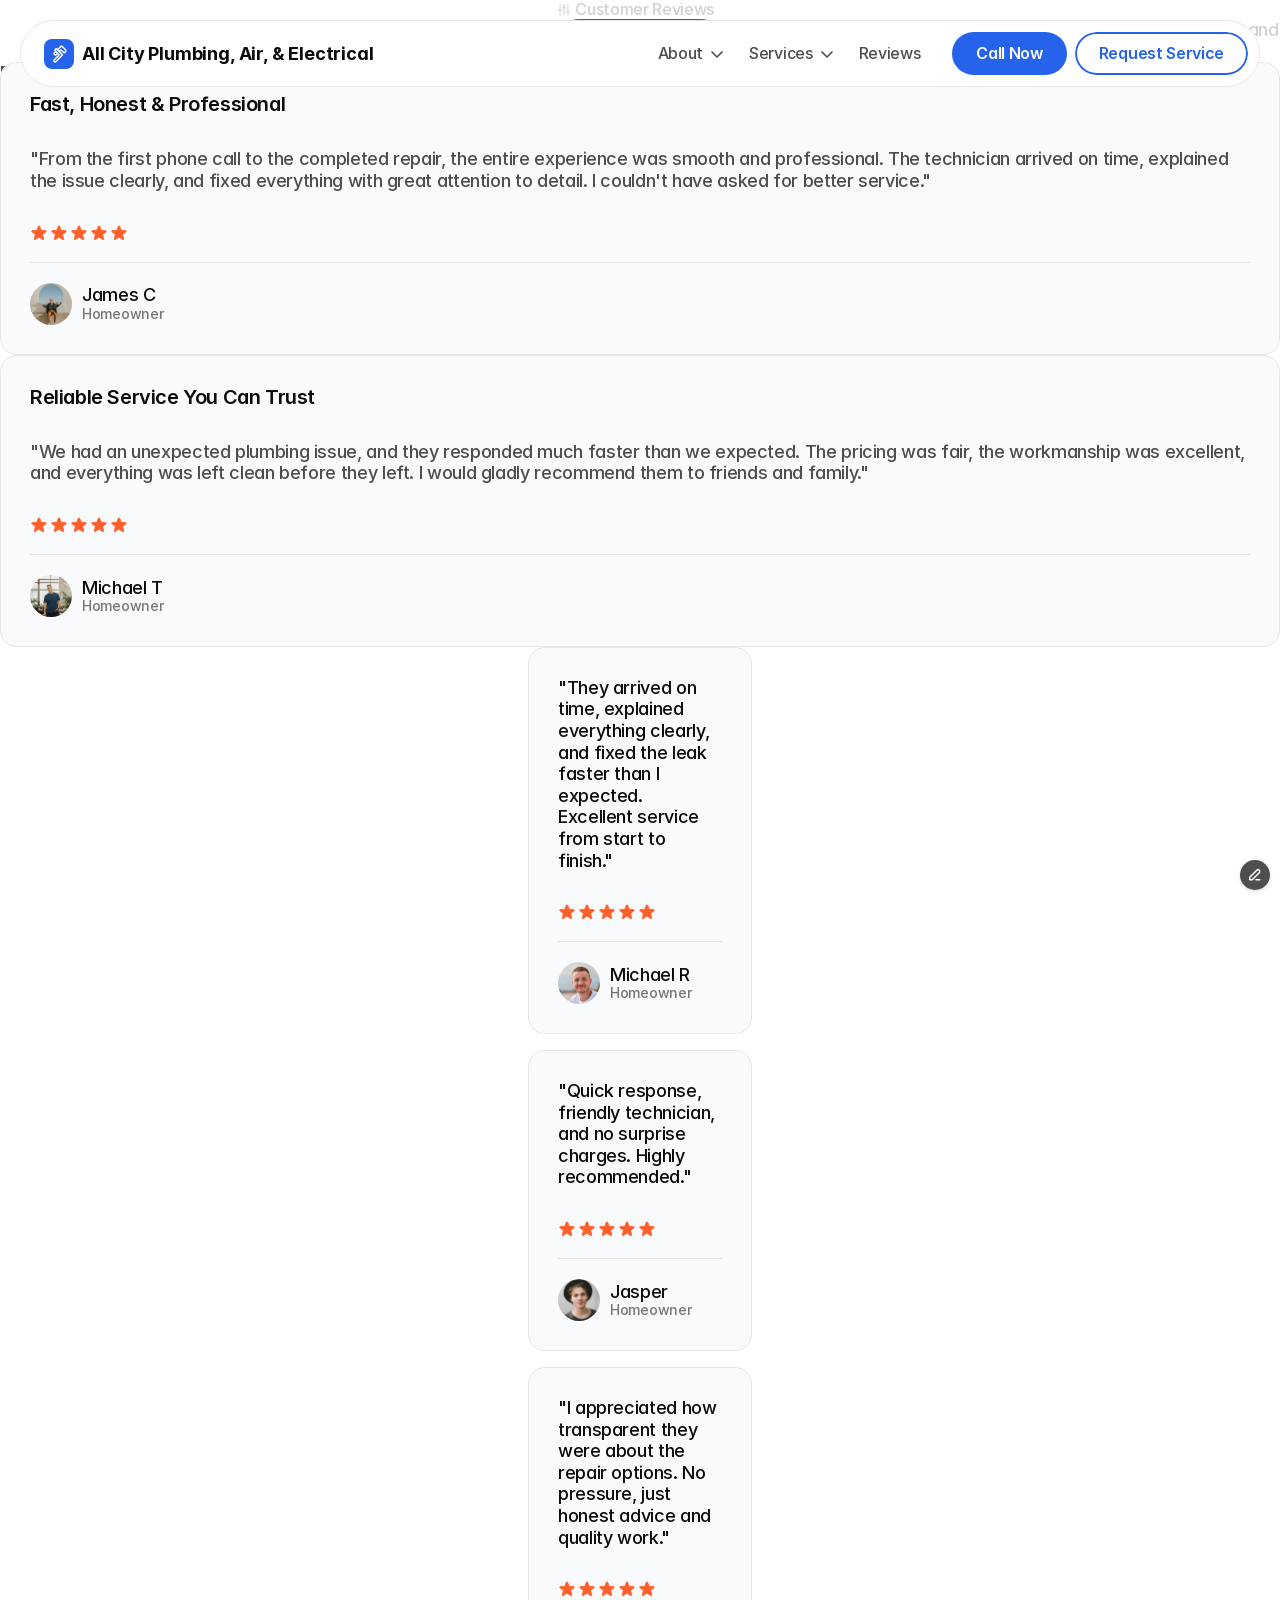
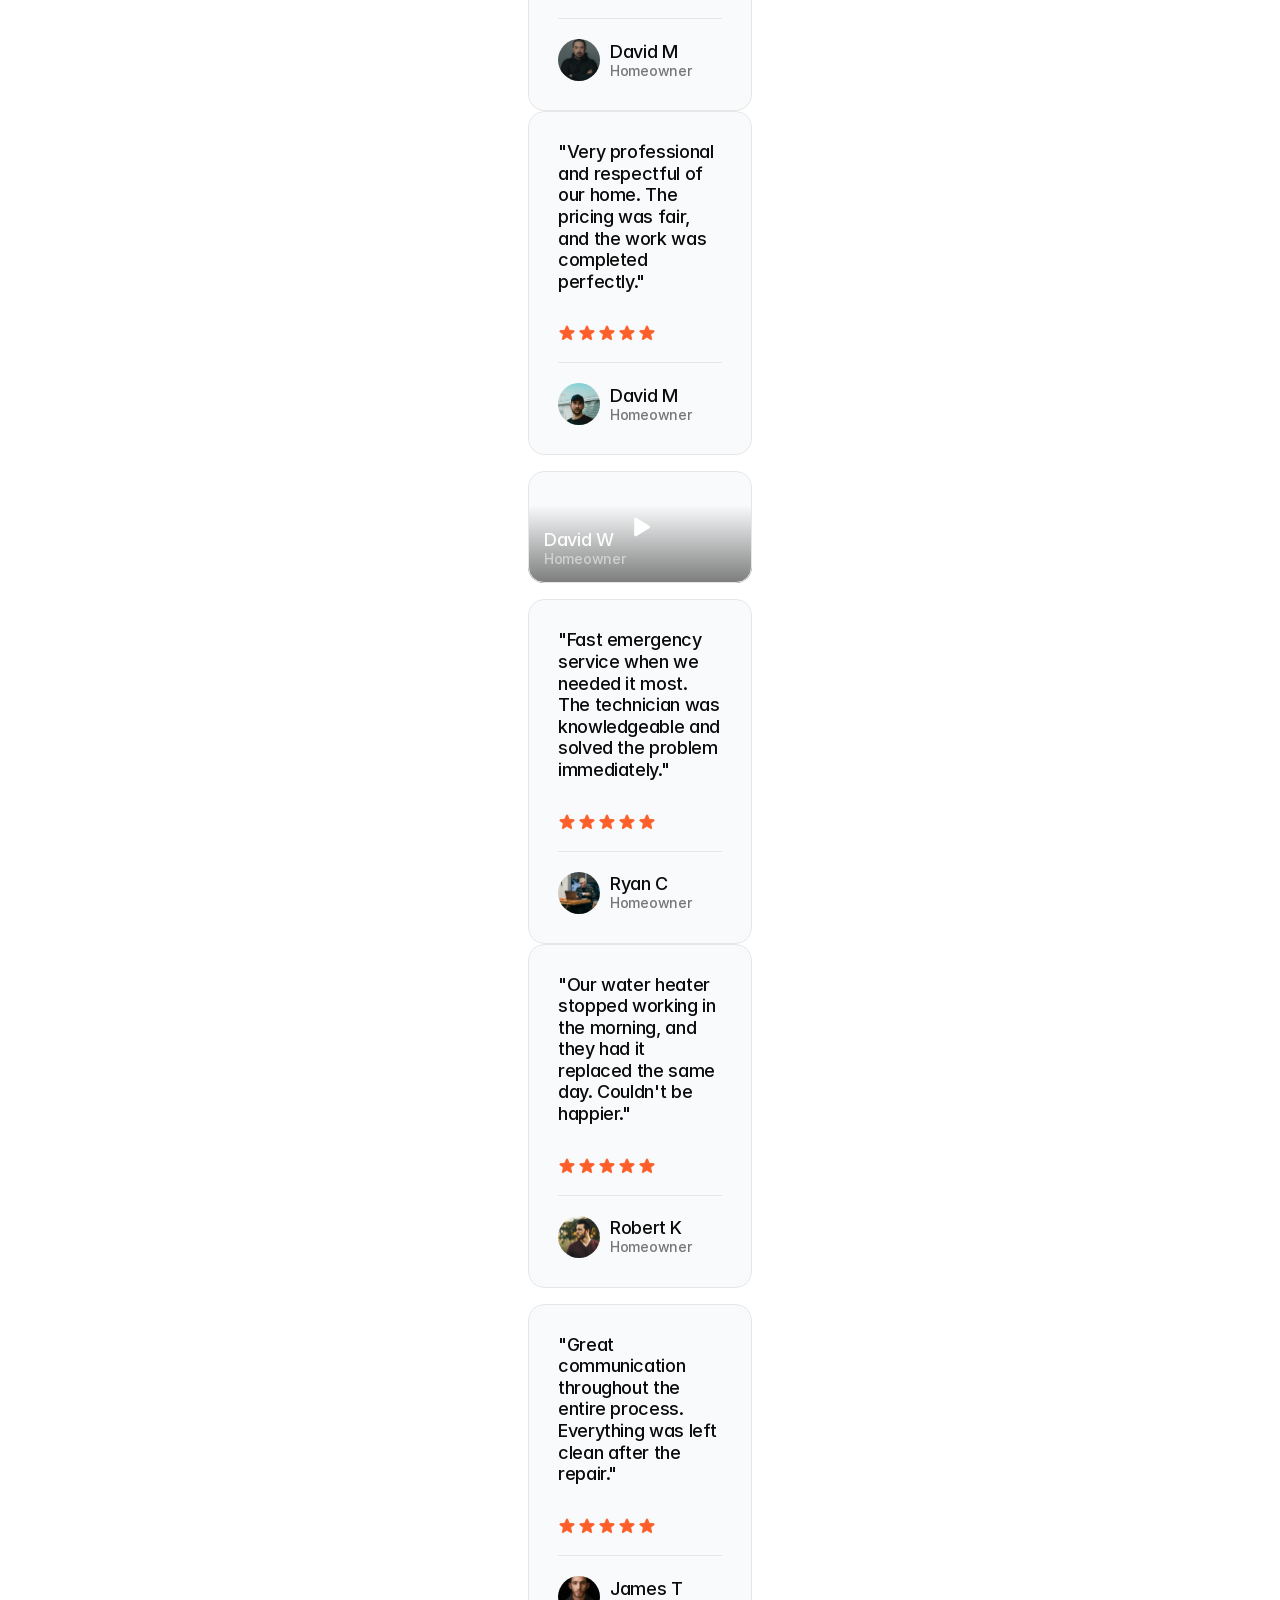
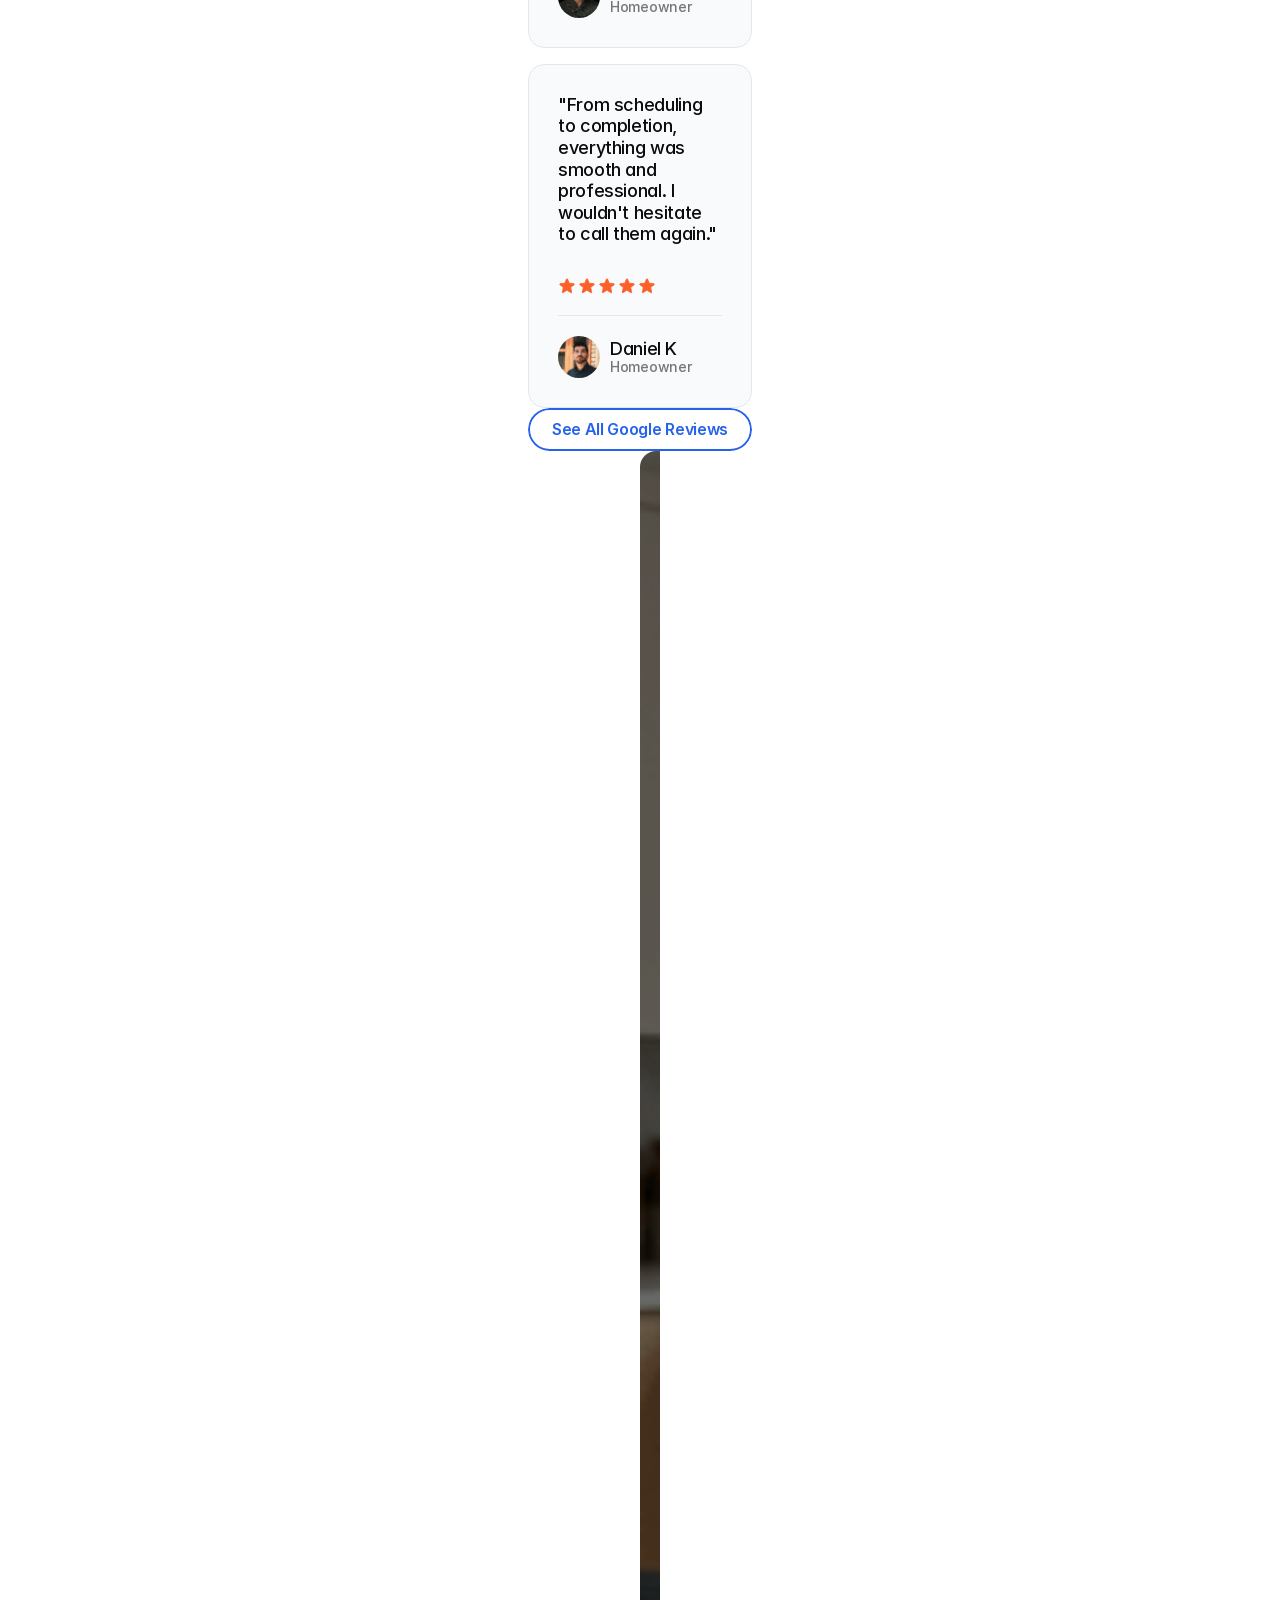
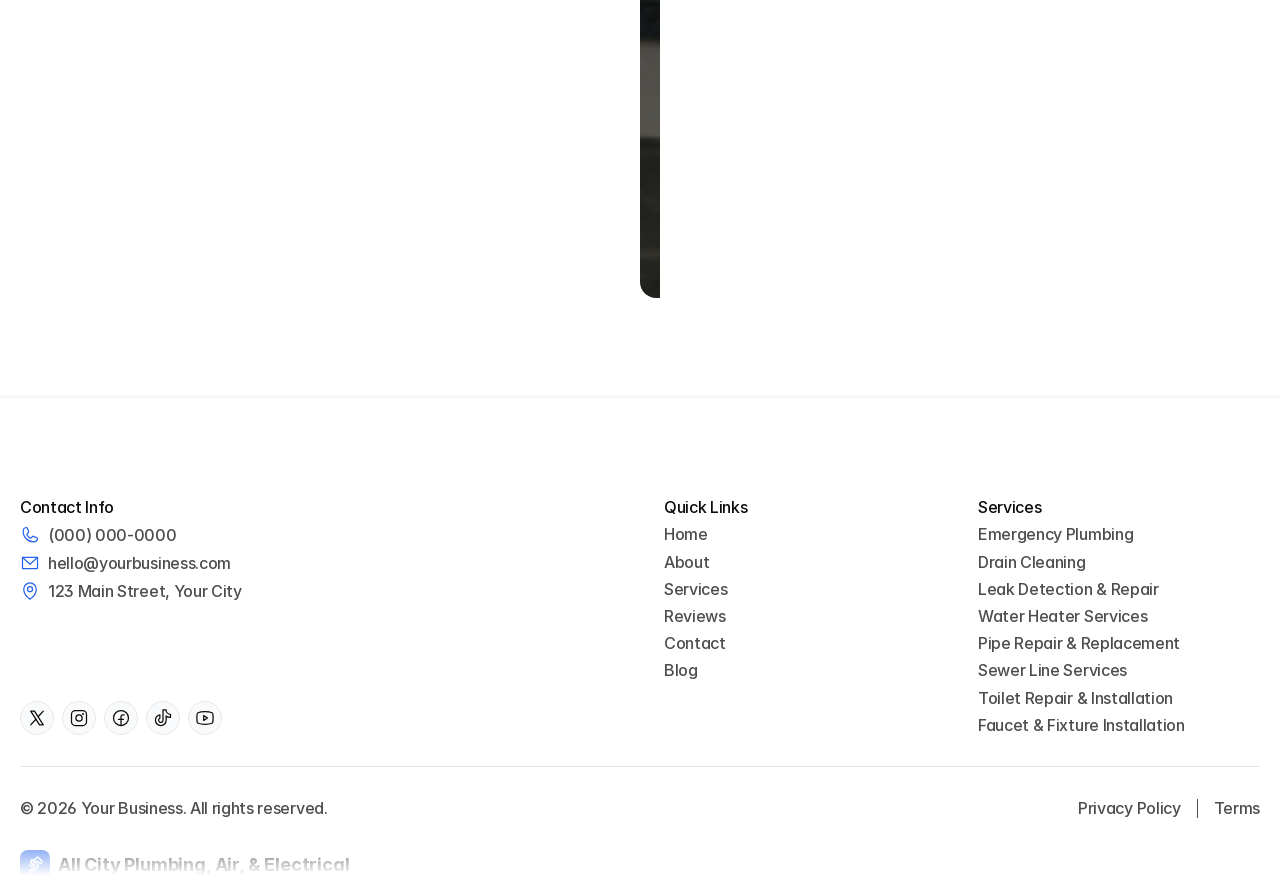
<file: reviews/index.html>
<!DOCTYPE html>
<html lang="en" dir="ltr"><head>
<base href="/">
<link rel="stylesheet" href="/styles.css"><script>(function(){var f=window.fetch;window.fetch=function(u,o){if(typeof u==='string'&&u.includes('.framercms')){return f('/assets/cms/'+u.split('/').pop(),o);}return f(u,o);};})();</script><script src="assets/js/popups-script.js"></script>
	<meta charset="utf-8">
	<meta name="viewport" content="width=device-width">
	<meta name="generator" content="Framer d22cd96">
	<title>Reviews - Plumbing Pro</title>
    <meta name="description" content="Plumbing Pro is a high-converting plumbing website template built for local service businesses. Generate leads through forms and call actions, launch fast with easy customization, and grow with SEO-ready service pages and blog CMS.">
    <meta name="framer-search-index" content="https://framerusercontent.com/sites/7fo2Bcs0rbRG9XYIEO4CnJ/searchIndex-yfVfT9ELV8GW.json">
    <meta name="framer-search-index-fallback" content="https://framerusercontent.com/sites/7fo2Bcs0rbRG9XYIEO4CnJ/searchIndex-JojfMlQQpAFr.json">
    <link href="assets/images/image-extra-1.svg" rel="icon" media="(prefers-color-scheme: light)">
    <link href="assets/images/image-extra-1.svg" rel="icon" media="(prefers-color-scheme: dark)">
    <!-- Open Graph -->
    <meta property="og:type" content="website">
    <meta property="og:title" content="Reviews - Plumbing Pro">
    <meta property="og:description" content="Plumbing Pro is a high-converting plumbing website template built for local service businesses. Generate leads through forms and call actions, launch fast with easy customization, and grow with SEO-ready service pages and blog CMS.">
    <meta property="og:image" content="assets/images/image-extra-2.png">
    <!-- X -->
    <meta name="twitter:card" content="summary_large_image">
    <meta name="twitter:title" content="Reviews - Plumbing Pro">
    <meta name="twitter:description" content="Plumbing Pro is a high-converting plumbing website template built for local service businesses. Generate leads through forms and call actions, launch fast with easy customization, and grow with SEO-ready service pages and blog CMS.">
    <meta name="twitter:image" content="assets/images/image-extra-2.png">
	
	
	<script>try{if(localStorage.getItem("__framer_force_showing_editorbar_since")){const n=document.createElement("link");n.rel="modulepreload";n.href="https://framer.com/edit/init.mjs";document.head.appendChild(n)}}catch(e){}</script><link rel="modulepreload" href="https://framer.com/edit/init.mjs">
	<link rel="canonical" href="https://plumbingpros.framer.website/reviews"><meta property="og:url" content="https://plumbingpros.framer.website/reviews"><!-- Start of headStart -->
    
    <!-- End of headStart -->
	
	
	<link href="https://fonts.gstatic.com" rel="preconnect" crossorigin="">
	
	<meta name="robots" content="max-image-preview:large"><!-- Start of headEnd -->
    
    <!-- End of headEnd -->
	
</head>
<body>
	
	<!-- Start of bodyStart -->
    
    <!-- End of bodyStart -->
	
	<div id="main" data-framer-hydrate-v2="{&quot;routeId&quot;:&quot;H5weof5Ij&quot;,&quot;localeId&quot;:&quot;default&quot;,&quot;breakpoints&quot;:[{&quot;hash&quot;:&quot;liczft&quot;,&quot;mediaQuery&quot;:&quot;(min-width: 1200px)&quot;},{&quot;hash&quot;:&quot;1o7jq62&quot;,&quot;mediaQuery&quot;:&quot;(min-width: 810px) and (max-width: 1199.98px)&quot;},{&quot;hash&quot;:&quot;pjfms4&quot;,&quot;mediaQuery&quot;:&quot;(max-width: 809.98px)&quot;},{&quot;hash&quot;:&quot;1ibzc44&quot;,&quot;mediaQuery&quot;:&quot;(max-width: 809.98px)&quot;},{&quot;hash&quot;:&quot;1uy158s&quot;,&quot;mediaQuery&quot;:&quot;(min-width: 810px) and (max-width: 1199.98px)&quot;},{&quot;hash&quot;:&quot;bup7n2&quot;,&quot;mediaQuery&quot;:&quot;(min-width: 1200px)&quot;}]}" data-framer-ssr-released-at="2026-07-07T14:06:05.441Z" data-framer-page-optimized-at="2026-07-07T16:18:24.430Z" data-framer-generated-page=""><!--$--><div class="framer-aw8Ol framer-bup7n2" data-layout-template="true" style="min-height:100vh;width:auto"><div class="framer-1f7fu11-container"><div class="ssr-variant hidden-1uy158s hidden-1ibzc44"><nav class="framer-bpLmH framer-1gn59p1 framer-v-1gn59p1" data-framer-name="Desktop" data-hide-scrollbars="true" style="width: 100%; opacity: 1;"><div class="framer-a35pct" data-border="true" data-framer-name="Container" style="--border-bottom-width: 1px; --border-color: var(--token-c6608427-1ec8-43a2-a71f-f5792184d5c6, rgb(222, 222, 222)); --border-left-width: 1px; --border-right-width: 1px; --border-style: solid; --border-top-width: 1px; background-color: var(--token-d3e9557f-f85b-4aae-a29d-46760aaacc76, rgb(255, 255, 255)); border-radius: 50px; opacity: 1;"><div class="framer-5giyrs" data-framer-name="Top" style="--border-bottom-width: 0px; --border-color: rgba(0, 0, 0, 0); --border-left-width: 0px; --border-right-width: 0px; --border-style: solid; --border-top-width: 0px; background-color: rgba(255, 255, 255, 0); border-radius: 0px; opacity: 1;"><div class="framer-40gmu5-container" style="opacity: 1;"><!--$--><a aria-label="Logo" class="framer-TGvIf framer-bzs0qu framer-v-bzs0qu framer-11bots9" data-framer-name="Dark" data-highlight="true" href="./" tabindex="0" style="opacity: 1;"><div class="framer-135qb1q" style="background-color: var(--token-2dbee46b-8e86-409b-908d-18389383084d); border-radius: 8px; opacity: 1;"><svg class="framer-A9vlY framer-1vcke5y" role="presentation" viewBox="0 0 24 24" style="--1m6trwb: 0; --21h8s6: var(--token-d3e9557f-f85b-4aae-a29d-46760aaacc76); --pgex8v: 2; opacity: 1;"><use href="#607465410"></use></svg></div><div class="framer-6nkd08" data-framer-name="Brand Name" data-framer-component-type="RichTextContainer" style="--extracted-r6o4lv: var(--token-25e562c2-4c2e-400c-b4bf-8b236b621b0e); transform: none; opacity: 1;"><p dir="auto" class="framer-text" style="--font-selector:SW50ZXItQm9sZA==;--framer-font-open-type-features:'blwf' on, 'cv03' on, 'cv04' on, 'cv09' on, 'cv11' on;--framer-font-size:18px;--framer-font-weight:700;--framer-letter-spacing:-0.01em;--framer-text-color:var(--extracted-r6o4lv, var(--token-25e562c2-4c2e-400c-b4bf-8b236b621b0e))">All City Plumbing, Air, &amp; Electrical</p></div></a><!--/$--></div></div><div class="framer-o3fenq" data-framer-appear-id="o3fenq" data-framer-name="Bottom" style="--border-bottom-width:0px;--border-color:rgba(0, 0, 0, 0);--border-left-width:0px;--border-right-width:0px;--border-style:solid;--border-top-width:0px;background-color:rgba(0, 0, 0, 0);border-bottom-left-radius:0px;border-bottom-right-radius:0px;border-top-left-radius:0px;border-top-right-radius:0px;opacity:1;transform:none"><div class="framer-1euw8u9" data-framer-name="Menus" style="opacity: 1;"><!--$--><div class="framer-4vvrox-container" id="undefined-4vvrox" style="opacity: 1;"><!--$--><a class="framer-4S8ok framer-Lw7GL framer-ggi9rj framer-v-ggi9rj framer-1u1i0ei" data-framer-name="Default" data-highlight="true" href="./about-us" tabindex="0" style="opacity: 1;"><div class="framer-1seu5a1" data-framer-component-type="RichTextContainer" style="--framer-paragraph-spacing: 0px; transform: none; opacity: 1;"><p class="framer-text framer-styles-preset-1l8qnte" data-styles-preset="aRnYE1hxO" dir="auto">About</p></div><svg class="framer-2TOMF framer-9nq0oo" role="presentation" viewBox="0 0 24 24" style="--1m6trwb: 0; --21h8s6: var(--token-22c6f036-4896-4335-bba1-574341098826, rgb(77, 77, 77)); --pgex8v: 2.5; transform: none; opacity: 1;"><use href="#2741301580"></use></svg></a><!--/$--></div><!--/$--><!--$--><div class="framer-1uvsv1j-container" id="undefined-1uvsv1j" style="opacity: 1;"><!--$--><a class="framer-4S8ok framer-Lw7GL framer-ggi9rj framer-v-ggi9rj framer-1u1i0ei" data-framer-name="Default" data-highlight="true" href="./services" tabindex="0" style="opacity: 1;"><div class="framer-1seu5a1" data-framer-component-type="RichTextContainer" style="--framer-paragraph-spacing: 0px; transform: none; opacity: 1;"><p class="framer-text framer-styles-preset-1l8qnte" data-styles-preset="aRnYE1hxO" dir="auto">Services</p></div><svg class="framer-2TOMF framer-9nq0oo" role="presentation" viewBox="0 0 24 24" style="--1m6trwb: 0; --21h8s6: var(--token-22c6f036-4896-4335-bba1-574341098826, rgb(77, 77, 77)); --pgex8v: 2.5; transform: none; opacity: 1;"><use href="#2741301580"></use></svg></a><!--/$--></div><!--/$--><!--$--><div class="framer-dqi53g-container" style="opacity: 1;"><!--$--><a class="framer-4S8ok framer-Lw7GL framer-ggi9rj framer-v-ggi9rj framer-1u1i0ei" data-framer-name="Default" data-highlight="true" href="./reviews" data-framer-page-link-current="true" tabindex="0" style="opacity: 1;"><div class="framer-1seu5a1" data-framer-component-type="RichTextContainer" style="--framer-paragraph-spacing: 0px; transform: none; opacity: 1;"><p class="framer-text framer-styles-preset-1l8qnte" data-styles-preset="aRnYE1hxO" dir="auto">Reviews</p></div></a><!--/$--></div><!--/$--></div><div class="framer-gskov9" data-framer-name="CTAs" style="opacity: 1;"><div class="framer-e3y6tv-container" style="opacity: 1;"><!--$--><a class="framer-ZRJLG framer-qcO23 framer-u3138m framer-v-u3138m framer-5ry2m" data-framer-name="Button Primary" data-highlight="true" href="tel:1234567890" rel="noopener" tabindex="0" style="--border-bottom-width:0px;--border-color:rgba(0, 0, 0, 0);--border-left-width:0px;--border-right-width:0px;--border-style:solid;--border-top-width:0px;backdrop-filter:none;background-color:var(--token-2dbee46b-8e86-409b-908d-18389383084d, rgb(59, 130, 246));-webkit-backdrop-filter:none;border-bottom-left-radius:50px;border-bottom-right-radius:50px;border-top-left-radius:50px;border-top-right-radius:50px;opacity:1"><div class="framer-1ac1mem" data-framer-component-type="RichTextContainer" style="--extracted-r6o4lv: var(--token-a7058ff3-7dd0-4161-bc4d-0be900207058, rgb(250, 250, 250)); --framer-link-text-color: rgb(0, 153, 255); --framer-link-text-decoration: underline; transform: none; opacity: 1;"><p class="framer-text framer-styles-preset-rr2v9c" data-styles-preset="SYTKcKlP4" dir="auto" style="--framer-text-color:var(--extracted-r6o4lv, var(--token-a7058ff3-7dd0-4161-bc4d-0be900207058, rgb(250, 250, 250)))">Call Now</p></div></a><!--/$--></div><!--$--><div class="framer-eio9fn-container" style="opacity: 1;"><!--$--><a class="framer-ZRJLG framer-qcO23 framer-u3138m framer-v-1y5bxmx framer-5ry2m" data-framer-name="Button Tertiary" data-highlight="true" data-border="true" href="./contact" tabindex="0" style="--border-bottom-width:2px;--border-color:var(--token-2dbee46b-8e86-409b-908d-18389383084d, rgb(37, 99, 235));--border-left-width:2px;--border-right-width:2px;--border-style:solid;--border-top-width:2px;backdrop-filter:none;background-color:rgba(0, 0, 0, 0);-webkit-backdrop-filter:none;border-bottom-left-radius:50px;border-bottom-right-radius:50px;border-top-left-radius:50px;border-top-right-radius:50px;opacity:1"><div class="framer-1ac1mem" data-framer-component-type="RichTextContainer" style="--extracted-r6o4lv: var(--token-2dbee46b-8e86-409b-908d-18389383084d, rgb(37, 99, 235)); --framer-link-text-color: rgb(0, 153, 255); --framer-link-text-decoration: underline; transform: none; opacity: 1;"><p class="framer-text framer-styles-preset-rr2v9c" data-styles-preset="SYTKcKlP4" dir="auto" style="--framer-text-color:var(--extracted-r6o4lv, var(--token-2dbee46b-8e86-409b-908d-18389383084d, rgb(37, 99, 235)))">Request Service</p></div></a><!--/$--></div><!--/$--></div></div></div></nav></div></div><div data-framer-root="" class="framer-pJF3M framer-S75yf framer-ywpP8 framer-yp3Eg framer-liczft" style="min-height:100vh;width:auto;display:contents"><section class="framer-12cjpul" data-framer-name="Hero"><div class="framer-9aarf2" data-framer-name="Container"><div class="framer-1fwf7js" data-framer-name="Heading"><div class="framer-1fm1npi" data-framer-name="Text"><div class="ssr-variant"><div class="framer-1no92lz-container"><div class="framer-j3QDU framer-Lw7GL framer-1ydx34m framer-v-1309h6c" data-framer-name="Light" style="opacity: 1;"><svg class="framer-0Ah50 framer-1n69ixs" role="presentation" viewBox="0 0 24 24" style="--1m6trwb: 0; --21h8s6: var(--token-9de12388-4193-4293-859c-8d1f64f07a59, rgb(230, 230, 230)); --pgex8v: 2; opacity: 1;"><use href="#682066901"></use></svg><div class="framer-1r5th9h" data-framer-component-type="RichTextContainer" style="--framer-link-text-color: rgb(0, 153, 255); --framer-link-text-decoration: underline; --extracted-r6o4lv: var(--token-9de12388-4193-4293-859c-8d1f64f07a59, rgb(230, 230, 230)); transform: none; opacity: 1;"><p class="framer-text framer-styles-preset-1l8qnte" data-styles-preset="aRnYE1hxO" dir="auto" style="--framer-text-color:var(--extracted-r6o4lv, var(--token-9de12388-4193-4293-859c-8d1f64f07a59, rgb(230, 230, 230)))">Customer Reviews</p></div></div></div></div><div class="framer-1scg30x" data-framer-component-type="RichTextContainer" style="transform:none"><h1 class="framer-text framer-styles-preset-gq5mei" data-styles-preset="qpRd3ZN6x" dir="auto" style="--framer-text-alignment:center">Trusted by Homeowners Across the Area</h1></div><div class="framer-d1y124" data-framer-component-type="RichTextContainer" style="transform:none"><p class="framer-text framer-styles-preset-1purr7g" data-styles-preset="V0qlIGPi5" dir="auto" style="--framer-text-alignment:center;--framer-text-color:var(--token-9de12388-4193-4293-859c-8d1f64f07a59, rgb(191, 191, 191))">Read real reviews from homeowners who trusted us for reliable plumbing services and exceptional customer care.</p></div></div><div class="framer-19b5jk3" data-framer-name="CTAs"><div class="ssr-variant"><div class="framer-10lt8n5-container"><!--$--><a class="framer-ZRJLG framer-qcO23 framer-u3138m framer-v-u3138m framer-5ry2m" data-framer-name="Button Primary" data-highlight="true" href="https://maps.app.goo.gl/RC1w97at43FZVe428" rel="noopener" tabindex="0" style="--border-bottom-width:0px;--border-color:rgba(0, 0, 0, 0);--border-left-width:0px;--border-right-width:0px;--border-style:solid;--border-top-width:0px;backdrop-filter:none;background-color:var(--token-2dbee46b-8e86-409b-908d-18389383084d, rgb(59, 130, 246));-webkit-backdrop-filter:none;border-bottom-left-radius:50px;border-bottom-right-radius:50px;border-top-left-radius:50px;border-top-right-radius:50px;opacity:1"><div class="framer-1ac1mem" data-framer-component-type="RichTextContainer" style="--extracted-r6o4lv: var(--token-a7058ff3-7dd0-4161-bc4d-0be900207058, rgb(250, 250, 250)); --framer-link-text-color: rgb(0, 153, 255); --framer-link-text-decoration: underline; transform: none; opacity: 1;"><p class="framer-text framer-styles-preset-rr2v9c" data-styles-preset="SYTKcKlP4" dir="auto" style="--framer-text-color:var(--extracted-r6o4lv, var(--token-a7058ff3-7dd0-4161-bc4d-0be900207058, rgb(250, 250, 250)))">Leave a Review</p></div></a><!--/$--></div></div></div></div></div></section><section class="framer-18r4kzl" data-framer-name="Featured Reviews"><div class="framer-a9l9to" data-framer-name="Container"><div class="framer-173t17x" data-framer-name="Heading"><div class="framer-ob13vj" data-framer-name="Text"><div class="ssr-variant"><div class="framer-12lod7t-container"><div class="framer-bfTjm framer-yp3Eg framer-ywpP8 framer-1w9lyr8 framer-v-1w9lyr8" data-framer-name="Variant 1" style="max-width: 100%; opacity: 1;"><div class="framer-10e6meh" data-framer-component-type="RichTextContainer" style="--framer-link-text-color: rgb(0, 153, 255); --framer-link-text-decoration: underline; transform: none; opacity: 1;"><h2 class="framer-text framer-styles-preset-ihfq47" data-styles-preset="FpxnbTQR9" dir="auto" style="--framer-text-alignment:center"><span style="display: inline-block; opacity: 1; transform: none; will-change: transform;">4.9</span> <span style="display: inline-block; opacity: 1; transform: none; will-change: transform;">STARS</span></h2></div><div class="framer-1q1ir5l" data-framer-component-type="RichTextContainer" style="--framer-link-text-color: rgb(0, 153, 255); --framer-link-text-decoration: underline; transform: none; opacity: 1;"><p class="framer-text framer-styles-preset-1purr7g" data-styles-preset="V0qlIGPi5" dir="auto" style="--framer-text-alignment:center">From 100+ Google Reviews</p></div></div></div></div><div class="framer-eu3ppl hidden-pjfms4" data-framer-name="Divider"></div><div class="ssr-variant"><div class="framer-kfqu4s-container"><div class="framer-bfTjm framer-yp3Eg framer-ywpP8 framer-1w9lyr8 framer-v-1w9lyr8" data-framer-name="Variant 1" style="max-width: 100%; opacity: 1;"><div class="framer-10e6meh" data-framer-component-type="RichTextContainer" style="--framer-link-text-color: rgb(0, 153, 255); --framer-link-text-decoration: underline; transform: none; opacity: 1;"><h2 class="framer-text framer-styles-preset-ihfq47" data-styles-preset="FpxnbTQR9" dir="auto" style="--framer-text-alignment:center"><span style="display: inline-block; opacity: 1; transform: none; will-change: transform;">500+</span></h2></div><div class="framer-1q1ir5l" data-framer-component-type="RichTextContainer" style="--framer-link-text-color: rgb(0, 153, 255); --framer-link-text-decoration: underline; transform: none; opacity: 1;"><p class="framer-text framer-styles-preset-1purr7g" data-styles-preset="V0qlIGPi5" dir="auto" style="--framer-text-alignment:center">Happy Customers</p></div></div></div></div><div class="framer-jcj3ga hidden-pjfms4" data-framer-name="Divider"></div><div class="ssr-variant"><div class="framer-1k9i4ey-container"><div class="framer-bfTjm framer-yp3Eg framer-ywpP8 framer-1w9lyr8 framer-v-1w9lyr8" data-framer-name="Variant 1" style="max-width: 100%; opacity: 1;"><div class="framer-10e6meh" data-framer-component-type="RichTextContainer" style="--framer-link-text-color: rgb(0, 153, 255); --framer-link-text-decoration: underline; transform: none; opacity: 1;"><h2 class="framer-text framer-styles-preset-ihfq47" data-styles-preset="FpxnbTQR9" dir="auto" style="--framer-text-alignment:center"><span style="display: inline-block; opacity: 1; transform: none; will-change: transform;">98%</span></h2></div><div class="framer-1q1ir5l" data-framer-component-type="RichTextContainer" style="--framer-link-text-color: rgb(0, 153, 255); --framer-link-text-decoration: underline; transform: none; opacity: 1;"><p class="framer-text framer-styles-preset-1purr7g" data-styles-preset="V0qlIGPi5" dir="auto" style="--framer-text-alignment:center">Recommend Our Service</p></div></div></div></div></div></div><div class="framer-12gxze5" data-framer-name="Content"><div class="ssr-variant"><div class="framer-igqstp-container"><div class="framer-mpsQt framer-ywpP8 framer-p3cw9 framer-028XU framer-2wm8b5 framer-v-2wm8b5" data-border="true" data-framer-name="Primary" style="--border-bottom-width: 1px; --border-color: var(--token-c6608427-1ec8-43a2-a71f-f5792184d5c6, rgb(230, 230, 230)); --border-left-width: 1px; --border-right-width: 1px; --border-style: solid; --border-top-width: 1px; background-color: var(--token-32cbc61f-8526-4819-a424-95a54e2d5c8b, rgb(248, 249, 250)); width: 100%; border-radius: 16px; opacity: 1;"><div class="framer-1gsu8n7" data-framer-component-type="RichTextContainer" style="--extracted-r6o4lv: var(--token-25e562c2-4c2e-400c-b4bf-8b236b621b0e, rgb(11, 11, 11)); --framer-paragraph-spacing: 0px; transform: none; opacity: 1;"><p class="framer-text framer-styles-preset-17a50hs" data-styles-preset="hhyvIFKp_" dir="auto" style="--framer-text-color:var(--extracted-r6o4lv, var(--token-25e562c2-4c2e-400c-b4bf-8b236b621b0e, rgb(11, 11, 11)))">Fast, Honest &amp; Professional</p></div><div class="framer-1wcxm7j" data-framer-name="“After a storm, they repaired my roof within days. Honest pricing and outstanding service — I couldn’t be happier.”" data-framer-component-type="RichTextContainer" style="--extracted-r6o4lv: var(--variable-reference-f8yQsdxEK-oABVfDG25); --framer-paragraph-spacing: 0px; --variable-reference-f8yQsdxEK-oABVfDG25: var(--token-22c6f036-4896-4335-bba1-574341098826, rgb(77, 77, 77)); transform: none; opacity: 1;"><p class="framer-text framer-styles-preset-1purr7g" data-styles-preset="V0qlIGPi5" dir="auto" style="--framer-text-color:var(--extracted-r6o4lv, var(--variable-reference-f8yQsdxEK-oABVfDG25))">"From the first phone call to the completed repair, the entire experience was smooth and professional. The technician arrived on time, explained the issue clearly, and fixed everything with great attention to detail. I couldn't have asked for better service."</p></div><div class="framer-171sbn5" data-framer-name="Bottom" style="opacity: 1;"><div class="framer-ah4ult" data-framer-name="Stars" style="opacity: 1;"><svg class="framer-YnhV6 framer-14x9db9" role="presentation" viewBox="0 0 24 24" style="--1m6trwb: 1; --21h8s6: rgb(252, 95, 42); --pgex8v: 1; opacity: 1;"><use href="#2930526878"></use></svg><svg class="framer-YnhV6 framer-1948yl9" role="presentation" viewBox="0 0 24 24" style="--1m6trwb: 1; --21h8s6: rgb(252, 95, 42); --pgex8v: 1; opacity: 1;"><use href="#2930526878"></use></svg><svg class="framer-YnhV6 framer-57wac8" role="presentation" viewBox="0 0 24 24" style="--1m6trwb: 1; --21h8s6: rgb(252, 95, 42); --pgex8v: 1; opacity: 1;"><use href="#2930526878"></use></svg><svg class="framer-YnhV6 framer-1ljyo7h" role="presentation" viewBox="0 0 24 24" style="--1m6trwb: 1; --21h8s6: rgb(252, 95, 42); --pgex8v: 1; opacity: 1;"><use href="#2930526878"></use></svg><svg class="framer-YnhV6 framer-1ukesl9" role="presentation" viewBox="0 0 24 24" style="--1m6trwb: 1; --21h8s6: rgb(252, 95, 42); --pgex8v: 1; opacity: 1;"><use href="#2930526878"></use></svg></div><div class="framer-hcvufp" data-framer-name="Divider" style="background-color: var(--token-c6608427-1ec8-43a2-a71f-f5792184d5c6, rgb(230, 230, 230)); opacity: 1;"></div><div class="framer-28v325" data-framer-name="Profile" style="opacity: 1;"><div class="framer-1w67phi" data-framer-name="Profile Picture" style="border-radius: 50px; opacity: 1;"><div style="position:absolute;border-radius:inherit;corner-shape:inherit;top:0;right:0;bottom:0;left:0" data-framer-background-image-wrapper="true"><img decoding="auto" width="3376" height="4220" sizes="(min-width: 1200px) 42px, (max-width: 809.98px) 42px, (min-width: 810px) and (max-width: 1199.98px) 42px" srcset="assets/images/man-sitting-on-gray-concrete-wall-1.jpg 819w,assets/images/man-sitting-on-gray-concrete-wall-2.jpg 1638w,assets/images/man-sitting-on-gray-concrete-wall-3.jpg 3276w,assets/images/man-sitting-on-gray-concrete-wall-4.jpg 3376w" src="assets/images/man-sitting-on-gray-concrete-wall-4.jpg" alt="man sitting on gray concrete wall" style="display:block;width:100%;height:100%;border-radius:inherit;corner-shape:inherit;object-position:center;object-fit:cover"></div></div><div class="framer-o2tnk6" data-framer-name="Name" style="opacity: 1;"><div class="framer-e2iaer" data-framer-name="Michael R" data-framer-component-type="RichTextContainer" style="justify-content: center; --extracted-r6o4lv: var(--token-25e562c2-4c2e-400c-b4bf-8b236b621b0e, rgb(11, 11, 11)); --framer-paragraph-spacing: 0px; transform: none; opacity: 1;"><p class="framer-text framer-styles-preset-1purr7g" data-styles-preset="V0qlIGPi5" dir="auto" style="--framer-text-color:var(--extracted-r6o4lv, var(--token-25e562c2-4c2e-400c-b4bf-8b236b621b0e, rgb(11, 11, 11)))">James C</p></div><div class="framer-b08ccg" data-framer-component-type="RichTextContainer" style="justify-content: center; --extracted-r6o4lv: var(--token-7bc10099-a9ad-4747-9b51-be6f29dec0a2, rgb(117, 117, 117)); --framer-paragraph-spacing: 0px; transform: none; opacity: 1;"><p class="framer-text framer-styles-preset-rbp064" data-styles-preset="YgHjiZcBg" dir="auto" style="--framer-text-color:var(--extracted-r6o4lv, var(--token-7bc10099-a9ad-4747-9b51-be6f29dec0a2, rgb(117, 117, 117)))">Homeowner</p></div></div></div></div></div></div></div><div class="ssr-variant"><div class="framer-in19u6-container"><div class="framer-mpsQt framer-ywpP8 framer-p3cw9 framer-028XU framer-2wm8b5 framer-v-2wm8b5" data-border="true" data-framer-name="Primary" style="--border-bottom-width: 1px; --border-color: var(--token-c6608427-1ec8-43a2-a71f-f5792184d5c6, rgb(230, 230, 230)); --border-left-width: 1px; --border-right-width: 1px; --border-style: solid; --border-top-width: 1px; background-color: var(--token-32cbc61f-8526-4819-a424-95a54e2d5c8b, rgb(248, 249, 250)); width: 100%; border-radius: 16px; opacity: 1;"><div class="framer-1gsu8n7" data-framer-component-type="RichTextContainer" style="--extracted-r6o4lv: var(--token-25e562c2-4c2e-400c-b4bf-8b236b621b0e, rgb(11, 11, 11)); --framer-paragraph-spacing: 0px; transform: none; opacity: 1;"><p class="framer-text framer-styles-preset-17a50hs" data-styles-preset="hhyvIFKp_" dir="auto" style="--framer-text-color:var(--extracted-r6o4lv, var(--token-25e562c2-4c2e-400c-b4bf-8b236b621b0e, rgb(11, 11, 11)))">Reliable Service You Can Trust</p></div><div class="framer-1wcxm7j" data-framer-name="“After a storm, they repaired my roof within days. Honest pricing and outstanding service — I couldn’t be happier.”" data-framer-component-type="RichTextContainer" style="--extracted-r6o4lv: var(--variable-reference-f8yQsdxEK-oABVfDG25); --framer-paragraph-spacing: 0px; --variable-reference-f8yQsdxEK-oABVfDG25: var(--token-22c6f036-4896-4335-bba1-574341098826, rgb(77, 77, 77)); transform: none; opacity: 1;"><p class="framer-text framer-styles-preset-1purr7g" data-styles-preset="V0qlIGPi5" dir="auto" style="--framer-text-color:var(--extracted-r6o4lv, var(--variable-reference-f8yQsdxEK-oABVfDG25))">"We had an unexpected plumbing issue, and they responded much faster than we expected. The pricing was fair, the workmanship was excellent, and everything was left clean before they left. I would gladly recommend them to friends and family."</p></div><div class="framer-171sbn5" data-framer-name="Bottom" style="opacity: 1;"><div class="framer-ah4ult" data-framer-name="Stars" style="opacity: 1;"><svg class="framer-YnhV6 framer-14x9db9" role="presentation" viewBox="0 0 24 24" style="--1m6trwb: 1; --21h8s6: rgb(252, 95, 42); --pgex8v: 1; opacity: 1;"><use href="#2930526878"></use></svg><svg class="framer-YnhV6 framer-1948yl9" role="presentation" viewBox="0 0 24 24" style="--1m6trwb: 1; --21h8s6: rgb(252, 95, 42); --pgex8v: 1; opacity: 1;"><use href="#2930526878"></use></svg><svg class="framer-YnhV6 framer-57wac8" role="presentation" viewBox="0 0 24 24" style="--1m6trwb: 1; --21h8s6: rgb(252, 95, 42); --pgex8v: 1; opacity: 1;"><use href="#2930526878"></use></svg><svg class="framer-YnhV6 framer-1ljyo7h" role="presentation" viewBox="0 0 24 24" style="--1m6trwb: 1; --21h8s6: rgb(252, 95, 42); --pgex8v: 1; opacity: 1;"><use href="#2930526878"></use></svg><svg class="framer-YnhV6 framer-1ukesl9" role="presentation" viewBox="0 0 24 24" style="--1m6trwb: 1; --21h8s6: rgb(252, 95, 42); --pgex8v: 1; opacity: 1;"><use href="#2930526878"></use></svg></div><div class="framer-hcvufp" data-framer-name="Divider" style="background-color: var(--token-c6608427-1ec8-43a2-a71f-f5792184d5c6, rgb(230, 230, 230)); opacity: 1;"></div><div class="framer-28v325" data-framer-name="Profile" style="opacity: 1;"><div class="framer-1w67phi" data-framer-name="Profile Picture" style="border-radius: 50px; opacity: 1;"><div style="position:absolute;border-radius:inherit;corner-shape:inherit;top:0;right:0;bottom:0;left:0" data-framer-background-image-wrapper="true"><img decoding="auto" width="5217" height="3478" sizes="(min-width: 1200px) 42px, (max-width: 809.98px) 42px, (min-width: 810px) and (max-width: 1199.98px) 42px" srcset="assets/images/man-in-blue-crew-neck-top-standing-near-plants-1.jpg 512w,assets/images/man-in-blue-crew-neck-top-standing-near-plants-2.jpg 1024w,assets/images/man-in-blue-crew-neck-top-standing-near-plants-3.jpg 2048w,assets/images/man-in-blue-crew-neck-top-standing-near-plants-4.jpg 4096w,assets/images/man-in-blue-crew-neck-top-standing-near-plants-5.jpg 5217w" src="assets/images/man-in-blue-crew-neck-top-standing-near-plants-5.jpg" alt="man in blue crew-neck top standing near plants" style="display:block;width:100%;height:100%;border-radius:inherit;corner-shape:inherit;object-position:center;object-fit:cover"></div></div><div class="framer-o2tnk6" data-framer-name="Name" style="opacity: 1;"><div class="framer-e2iaer" data-framer-name="Michael R" data-framer-component-type="RichTextContainer" style="justify-content: center; --extracted-r6o4lv: var(--token-25e562c2-4c2e-400c-b4bf-8b236b621b0e, rgb(11, 11, 11)); --framer-paragraph-spacing: 0px; transform: none; opacity: 1;"><p class="framer-text framer-styles-preset-1purr7g" data-styles-preset="V0qlIGPi5" dir="auto" style="--framer-text-color:var(--extracted-r6o4lv, var(--token-25e562c2-4c2e-400c-b4bf-8b236b621b0e, rgb(11, 11, 11)))">Michael T</p></div><div class="framer-b08ccg" data-framer-component-type="RichTextContainer" style="justify-content: center; --extracted-r6o4lv: var(--token-7bc10099-a9ad-4747-9b51-be6f29dec0a2, rgb(117, 117, 117)); --framer-paragraph-spacing: 0px; transform: none; opacity: 1;"><p class="framer-text framer-styles-preset-rbp064" data-styles-preset="YgHjiZcBg" dir="auto" style="--framer-text-color:var(--extracted-r6o4lv, var(--token-7bc10099-a9ad-4747-9b51-be6f29dec0a2, rgb(117, 117, 117)))">Homeowner</p></div></div></div></div></div></div></div></div></div></section><section class="framer-xacokm" data-framer-name="Reviews"><div class="framer-16f9nbr" data-framer-name="Container"><div class="framer-o8b1c9" data-framer-name="Heading"><div class="framer-s3v13l" data-framer-name="Text"><div class="framer-thgxmj" data-framer-component-type="RichTextContainer" style="transform:none"><h2 class="framer-text framer-styles-preset-ihfq47" data-styles-preset="FpxnbTQR9" dir="auto" style="--framer-text-alignment:center"><span style="display:inline-block;opacity:0.001;transform:translateX(0px) translateY(10px) scale(1) rotate(0deg) skewX(0deg) skewY(0deg)">More</span> <span style="display:inline-block;opacity:0.001;transform:translateX(0px) translateY(10px) scale(1) rotate(0deg) skewX(0deg) skewY(0deg)">Customer</span> <span style="display:inline-block;opacity:0.001;transform:translateX(0px) translateY(10px) scale(1) rotate(0deg) skewX(0deg) skewY(0deg)">Stories</span></h2></div></div></div><div class="framer-12lvni4" data-framer-name="Content"><div class="ssr-variant hidden-pjfms4 hidden-1o7jq62"><div class="framer-rdiqg2" data-framer-name="Wrapper" style="grid-template-columns:repeat(3, 1fr)"><div style="display:flex;flex-direction:column;row-gap:16px;width:100%"><div class="framer-e383d6-container"><div class="framer-N8Mue framer-5kqogk framer-v-5kqogk" data-framer-name="Review 1" style="width: 100%; opacity: 1;"><div class="framer-1pnv1bh-container" style="opacity: 1;"><div class="framer-mpsQt framer-ywpP8 framer-p3cw9 framer-028XU framer-2wm8b5 framer-v-2wm8b5" data-border="true" data-framer-name="Primary" style="--border-bottom-width: 1px; --border-color: var(--token-c6608427-1ec8-43a2-a71f-f5792184d5c6, rgb(230, 230, 230)); --border-left-width: 1px; --border-right-width: 1px; --border-style: solid; --border-top-width: 1px; background-color: var(--token-32cbc61f-8526-4819-a424-95a54e2d5c8b, rgb(248, 249, 250)); width: 100%; border-radius: 16px; opacity: 1;"><div class="framer-1wcxm7j" data-framer-name="“After a storm, they repaired my roof within days. Honest pricing and outstanding service — I couldn’t be happier.”" data-framer-component-type="RichTextContainer" style="--extracted-r6o4lv: var(--variable-reference-f8yQsdxEK-oABVfDG25); --framer-paragraph-spacing: 0px; --variable-reference-f8yQsdxEK-oABVfDG25: var(--token-25e562c2-4c2e-400c-b4bf-8b236b621b0e, rgb(11, 11, 11)); transform: none; opacity: 1;"><p class="framer-text framer-styles-preset-1purr7g" data-styles-preset="V0qlIGPi5" dir="auto" style="--framer-text-color:var(--extracted-r6o4lv, var(--variable-reference-f8yQsdxEK-oABVfDG25))">"They arrived on time, explained everything clearly, and fixed the leak faster than I expected. Excellent service from start to finish."</p></div><div class="framer-171sbn5" data-framer-name="Bottom" style="opacity: 1;"><div class="framer-ah4ult" data-framer-name="Stars" style="opacity: 1;"><svg class="framer-YnhV6 framer-14x9db9" role="presentation" viewBox="0 0 24 24" style="--1m6trwb: 1; --21h8s6: rgb(252, 95, 42); --pgex8v: 1; opacity: 1;"><use href="#2930526878"></use></svg><svg class="framer-YnhV6 framer-1948yl9" role="presentation" viewBox="0 0 24 24" style="--1m6trwb: 1; --21h8s6: rgb(252, 95, 42); --pgex8v: 1; opacity: 1;"><use href="#2930526878"></use></svg><svg class="framer-YnhV6 framer-57wac8" role="presentation" viewBox="0 0 24 24" style="--1m6trwb: 1; --21h8s6: rgb(252, 95, 42); --pgex8v: 1; opacity: 1;"><use href="#2930526878"></use></svg><svg class="framer-YnhV6 framer-1ljyo7h" role="presentation" viewBox="0 0 24 24" style="--1m6trwb: 1; --21h8s6: rgb(252, 95, 42); --pgex8v: 1; opacity: 1;"><use href="#2930526878"></use></svg><svg class="framer-YnhV6 framer-1ukesl9" role="presentation" viewBox="0 0 24 24" style="--1m6trwb: 1; --21h8s6: rgb(252, 95, 42); --pgex8v: 1; opacity: 1;"><use href="#2930526878"></use></svg></div><div class="framer-hcvufp" data-framer-name="Divider" style="background-color: var(--token-c6608427-1ec8-43a2-a71f-f5792184d5c6, rgb(230, 230, 230)); opacity: 1;"></div><div class="framer-28v325" data-framer-name="Profile" style="opacity: 1;"><div class="framer-1w67phi" data-framer-name="Profile Picture" style="border-radius: 50px; opacity: 1;"><div style="position:absolute;border-radius:inherit;corner-shape:inherit;top:0;right:0;bottom:0;left:0" data-framer-background-image-wrapper="true"><img decoding="auto" width="4928" height="3264" sizes="(min-width: 1200px) 42px, (max-width: 809.98px) 42px, (min-width: 810px) and (max-width: 1199.98px) 42px" srcset="assets/images/man-wearing-white-crew-neck-shirt-outdoor-selectiv-1.jpg 512w,assets/images/man-wearing-white-crew-neck-shirt-outdoor-selectiv-2.jpg 1024w,assets/images/man-wearing-white-crew-neck-shirt-outdoor-selectiv-3.jpg 2048w,assets/images/man-wearing-white-crew-neck-shirt-outdoor-selectiv-4.jpg 4096w,assets/images/man-wearing-white-crew-neck-shirt-outdoor-selectiv-5.jpg 4928w" src="assets/images/man-wearing-white-crew-neck-shirt-outdoor-selectiv-5.jpg" alt="man wearing white crew-neck shirt outdoor selective focus photography" style="display:block;width:100%;height:100%;border-radius:inherit;corner-shape:inherit;object-position:center;object-fit:cover"></div></div><div class="framer-o2tnk6" data-framer-name="Name" style="opacity: 1;"><div class="framer-e2iaer" data-framer-name="Michael R" data-framer-component-type="RichTextContainer" style="justify-content: center; --extracted-r6o4lv: var(--token-25e562c2-4c2e-400c-b4bf-8b236b621b0e, rgb(11, 11, 11)); --framer-paragraph-spacing: 0px; transform: none; opacity: 1;"><p class="framer-text framer-styles-preset-1purr7g" data-styles-preset="V0qlIGPi5" dir="auto" style="--framer-text-color:var(--extracted-r6o4lv, var(--token-25e562c2-4c2e-400c-b4bf-8b236b621b0e, rgb(11, 11, 11)))">Michael R</p></div><div class="framer-b08ccg" data-framer-component-type="RichTextContainer" style="justify-content: center; --extracted-r6o4lv: var(--token-7bc10099-a9ad-4747-9b51-be6f29dec0a2, rgb(117, 117, 117)); --framer-paragraph-spacing: 0px; transform: none; opacity: 1;"><p class="framer-text framer-styles-preset-rbp064" data-styles-preset="YgHjiZcBg" dir="auto" style="--framer-text-color:var(--extracted-r6o4lv, var(--token-7bc10099-a9ad-4747-9b51-be6f29dec0a2, rgb(117, 117, 117)))">Homeowner</p></div></div></div></div></div></div></div></div><div class="framer-11ehk45-container"><div class="framer-N8Mue framer-5kqogk framer-v-ythyxv" data-framer-name="Review 4" style="width: 100%; opacity: 1;"><div class="framer-1pnv1bh-container" style="opacity: 1;"><div class="framer-mpsQt framer-ywpP8 framer-p3cw9 framer-028XU framer-2wm8b5 framer-v-2wm8b5" data-border="true" data-framer-name="Primary" style="--border-bottom-width: 1px; --border-color: var(--token-c6608427-1ec8-43a2-a71f-f5792184d5c6, rgb(230, 230, 230)); --border-left-width: 1px; --border-right-width: 1px; --border-style: solid; --border-top-width: 1px; background-color: var(--token-32cbc61f-8526-4819-a424-95a54e2d5c8b, rgb(248, 249, 250)); width: 100%; border-radius: 16px; opacity: 1;"><div class="framer-1wcxm7j" data-framer-name="“After a storm, they repaired my roof within days. Honest pricing and outstanding service — I couldn’t be happier.”" data-framer-component-type="RichTextContainer" style="--extracted-r6o4lv: var(--variable-reference-f8yQsdxEK-oABVfDG25); --framer-paragraph-spacing: 0px; --variable-reference-f8yQsdxEK-oABVfDG25: var(--token-25e562c2-4c2e-400c-b4bf-8b236b621b0e, rgb(11, 11, 11)); transform: none; opacity: 1;"><p class="framer-text framer-styles-preset-1purr7g" data-styles-preset="V0qlIGPi5" dir="auto" style="--framer-text-color:var(--extracted-r6o4lv, var(--variable-reference-f8yQsdxEK-oABVfDG25))">"Quick response, friendly technician, and no surprise charges. Highly recommended."</p></div><div class="framer-171sbn5" data-framer-name="Bottom" style="opacity: 1;"><div class="framer-ah4ult" data-framer-name="Stars" style="opacity: 1;"><svg class="framer-YnhV6 framer-14x9db9" role="presentation" viewBox="0 0 24 24" style="--1m6trwb: 1; --21h8s6: rgb(252, 95, 42); --pgex8v: 1; opacity: 1;"><use href="#2930526878"></use></svg><svg class="framer-YnhV6 framer-1948yl9" role="presentation" viewBox="0 0 24 24" style="--1m6trwb: 1; --21h8s6: rgb(252, 95, 42); --pgex8v: 1; opacity: 1;"><use href="#2930526878"></use></svg><svg class="framer-YnhV6 framer-57wac8" role="presentation" viewBox="0 0 24 24" style="--1m6trwb: 1; --21h8s6: rgb(252, 95, 42); --pgex8v: 1; opacity: 1;"><use href="#2930526878"></use></svg><svg class="framer-YnhV6 framer-1ljyo7h" role="presentation" viewBox="0 0 24 24" style="--1m6trwb: 1; --21h8s6: rgb(252, 95, 42); --pgex8v: 1; opacity: 1;"><use href="#2930526878"></use></svg><svg class="framer-YnhV6 framer-1ukesl9" role="presentation" viewBox="0 0 24 24" style="--1m6trwb: 1; --21h8s6: rgb(252, 95, 42); --pgex8v: 1; opacity: 1;"><use href="#2930526878"></use></svg></div><div class="framer-hcvufp" data-framer-name="Divider" style="background-color: var(--token-c6608427-1ec8-43a2-a71f-f5792184d5c6, rgb(230, 230, 230)); opacity: 1;"></div><div class="framer-28v325" data-framer-name="Profile" style="opacity: 1;"><div class="framer-1w67phi" data-framer-name="Profile Picture" style="border-radius: 50px; opacity: 1;"><div style="position:absolute;border-radius:inherit;corner-shape:inherit;top:0;right:0;bottom:0;left:0" data-framer-background-image-wrapper="true"><img decoding="auto" width="2662" height="3993" sizes="(min-width: 1200px) 42px, (max-width: 809.98px) 42px, (min-width: 810px) and (max-width: 1199.98px) 42px" srcset="assets/images/profile-picture-33.jpg 682w,assets/images/profile-picture-34.jpg 1365w,assets/images/profile-picture-35.jpg 2662w" src="assets/images/profile-picture-35.jpg" alt="" style="display:block;width:100%;height:100%;border-radius:inherit;corner-shape:inherit;object-position:center;object-fit:cover"></div></div><div class="framer-o2tnk6" data-framer-name="Name" style="opacity: 1;"><div class="framer-e2iaer" data-framer-name="Michael R" data-framer-component-type="RichTextContainer" style="justify-content: center; --extracted-r6o4lv: var(--token-25e562c2-4c2e-400c-b4bf-8b236b621b0e, rgb(11, 11, 11)); --framer-paragraph-spacing: 0px; transform: none; opacity: 1;"><p class="framer-text framer-styles-preset-1purr7g" data-styles-preset="V0qlIGPi5" dir="auto" style="--framer-text-color:var(--extracted-r6o4lv, var(--token-25e562c2-4c2e-400c-b4bf-8b236b621b0e, rgb(11, 11, 11)))">Jasper</p></div><div class="framer-b08ccg" data-framer-component-type="RichTextContainer" style="justify-content: center; --extracted-r6o4lv: var(--token-7bc10099-a9ad-4747-9b51-be6f29dec0a2, rgb(117, 117, 117)); --framer-paragraph-spacing: 0px; transform: none; opacity: 1;"><p class="framer-text framer-styles-preset-rbp064" data-styles-preset="YgHjiZcBg" dir="auto" style="--framer-text-color:var(--extracted-r6o4lv, var(--token-7bc10099-a9ad-4747-9b51-be6f29dec0a2, rgb(117, 117, 117)))">Homeowner</p></div></div></div></div></div></div></div></div><div class="framer-1it6lqo-container"><div class="framer-N8Mue framer-5kqogk framer-v-1tba4hj" data-framer-name="Review 7" style="width: 100%; opacity: 1;"><div class="framer-1pnv1bh-container" style="opacity: 1;"><div class="framer-mpsQt framer-ywpP8 framer-p3cw9 framer-028XU framer-2wm8b5 framer-v-2wm8b5" data-border="true" data-framer-name="Primary" style="--border-bottom-width: 1px; --border-color: var(--token-c6608427-1ec8-43a2-a71f-f5792184d5c6, rgb(230, 230, 230)); --border-left-width: 1px; --border-right-width: 1px; --border-style: solid; --border-top-width: 1px; background-color: var(--token-32cbc61f-8526-4819-a424-95a54e2d5c8b, rgb(248, 249, 250)); width: 100%; border-radius: 16px; opacity: 1;"><div class="framer-1wcxm7j" data-framer-name="“After a storm, they repaired my roof within days. Honest pricing and outstanding service — I couldn’t be happier.”" data-framer-component-type="RichTextContainer" style="--extracted-r6o4lv: var(--variable-reference-f8yQsdxEK-oABVfDG25); --framer-paragraph-spacing: 0px; --variable-reference-f8yQsdxEK-oABVfDG25: var(--token-25e562c2-4c2e-400c-b4bf-8b236b621b0e, rgb(11, 11, 11)); transform: none; opacity: 1;"><p class="framer-text framer-styles-preset-1purr7g" data-styles-preset="V0qlIGPi5" dir="auto" style="--framer-text-color:var(--extracted-r6o4lv, var(--variable-reference-f8yQsdxEK-oABVfDG25))">"I appreciated how transparent they were about the repair options. No pressure, just honest advice and quality work."</p></div><div class="framer-171sbn5" data-framer-name="Bottom" style="opacity: 1;"><div class="framer-ah4ult" data-framer-name="Stars" style="opacity: 1;"><svg class="framer-YnhV6 framer-14x9db9" role="presentation" viewBox="0 0 24 24" style="--1m6trwb: 1; --21h8s6: rgb(252, 95, 42); --pgex8v: 1; opacity: 1;"><use href="#2930526878"></use></svg><svg class="framer-YnhV6 framer-1948yl9" role="presentation" viewBox="0 0 24 24" style="--1m6trwb: 1; --21h8s6: rgb(252, 95, 42); --pgex8v: 1; opacity: 1;"><use href="#2930526878"></use></svg><svg class="framer-YnhV6 framer-57wac8" role="presentation" viewBox="0 0 24 24" style="--1m6trwb: 1; --21h8s6: rgb(252, 95, 42); --pgex8v: 1; opacity: 1;"><use href="#2930526878"></use></svg><svg class="framer-YnhV6 framer-1ljyo7h" role="presentation" viewBox="0 0 24 24" style="--1m6trwb: 1; --21h8s6: rgb(252, 95, 42); --pgex8v: 1; opacity: 1;"><use href="#2930526878"></use></svg><svg class="framer-YnhV6 framer-1ukesl9" role="presentation" viewBox="0 0 24 24" style="--1m6trwb: 1; --21h8s6: rgb(252, 95, 42); --pgex8v: 1; opacity: 1;"><use href="#2930526878"></use></svg></div><div class="framer-hcvufp" data-framer-name="Divider" style="background-color: var(--token-c6608427-1ec8-43a2-a71f-f5792184d5c6, rgb(230, 230, 230)); opacity: 1;"></div><div class="framer-28v325" data-framer-name="Profile" style="opacity: 1;"><div class="framer-1w67phi" data-framer-name="Profile Picture" style="border-radius: 50px; opacity: 1;"><div style="position:absolute;border-radius:inherit;corner-shape:inherit;top:0;right:0;bottom:0;left:0" data-framer-background-image-wrapper="true"><img decoding="auto" width="2667" height="4000" sizes="(min-width: 1200px) 42px, (max-width: 809.98px) 42px, (min-width: 810px) and (max-width: 1199.98px) 42px" srcset="assets/images/man-in-black-hoodie-standing-1.jpg 682w,assets/images/man-in-black-hoodie-standing-2.jpg 1365w,assets/images/man-in-black-hoodie-standing-3.jpg 2667w" src="assets/images/man-in-black-hoodie-standing-3.jpg" alt="man in black hoodie standing" style="display:block;width:100%;height:100%;border-radius:inherit;corner-shape:inherit;object-position:center;object-fit:cover"></div></div><div class="framer-o2tnk6" data-framer-name="Name" style="opacity: 1;"><div class="framer-e2iaer" data-framer-name="Michael R" data-framer-component-type="RichTextContainer" style="justify-content: center; --extracted-r6o4lv: var(--token-25e562c2-4c2e-400c-b4bf-8b236b621b0e, rgb(11, 11, 11)); --framer-paragraph-spacing: 0px; transform: none; opacity: 1;"><p class="framer-text framer-styles-preset-1purr7g" data-styles-preset="V0qlIGPi5" dir="auto" style="--framer-text-color:var(--extracted-r6o4lv, var(--token-25e562c2-4c2e-400c-b4bf-8b236b621b0e, rgb(11, 11, 11)))">David M</p></div><div class="framer-b08ccg" data-framer-component-type="RichTextContainer" style="justify-content: center; --extracted-r6o4lv: var(--token-7bc10099-a9ad-4747-9b51-be6f29dec0a2, rgb(117, 117, 117)); --framer-paragraph-spacing: 0px; transform: none; opacity: 1;"><p class="framer-text framer-styles-preset-rbp064" data-styles-preset="YgHjiZcBg" dir="auto" style="--framer-text-color:var(--extracted-r6o4lv, var(--token-7bc10099-a9ad-4747-9b51-be6f29dec0a2, rgb(117, 117, 117)))">Homeowner</p></div></div></div></div></div></div></div></div></div><div style="display:flex;flex-direction:column;row-gap:16px;width:100%"><div class="framer-34rmtx-container"><div class="framer-N8Mue framer-5kqogk framer-v-197k3tw" data-framer-name="Review 2" style="width: 100%; opacity: 1;"><div class="framer-1pnv1bh-container" style="opacity: 1;"><div class="framer-mpsQt framer-ywpP8 framer-p3cw9 framer-028XU framer-2wm8b5 framer-v-2wm8b5" data-border="true" data-framer-name="Primary" style="--border-bottom-width: 1px; --border-color: var(--token-c6608427-1ec8-43a2-a71f-f5792184d5c6, rgb(230, 230, 230)); --border-left-width: 1px; --border-right-width: 1px; --border-style: solid; --border-top-width: 1px; background-color: var(--token-32cbc61f-8526-4819-a424-95a54e2d5c8b, rgb(248, 249, 250)); width: 100%; border-radius: 16px; opacity: 1;"><div class="framer-1wcxm7j" data-framer-name="“After a storm, they repaired my roof within days. Honest pricing and outstanding service — I couldn’t be happier.”" data-framer-component-type="RichTextContainer" style="--extracted-r6o4lv: var(--variable-reference-f8yQsdxEK-oABVfDG25); --framer-paragraph-spacing: 0px; --variable-reference-f8yQsdxEK-oABVfDG25: var(--token-25e562c2-4c2e-400c-b4bf-8b236b621b0e, rgb(11, 11, 11)); transform: none; opacity: 1;"><p class="framer-text framer-styles-preset-1purr7g" data-styles-preset="V0qlIGPi5" dir="auto" style="--framer-text-color:var(--extracted-r6o4lv, var(--variable-reference-f8yQsdxEK-oABVfDG25))">"Very professional and respectful of our home. The pricing was fair, and the work was completed perfectly."</p></div><div class="framer-171sbn5" data-framer-name="Bottom" style="opacity: 1;"><div class="framer-ah4ult" data-framer-name="Stars" style="opacity: 1;"><svg class="framer-YnhV6 framer-14x9db9" role="presentation" viewBox="0 0 24 24" style="--1m6trwb: 1; --21h8s6: rgb(252, 95, 42); --pgex8v: 1; opacity: 1;"><use href="#2930526878"></use></svg><svg class="framer-YnhV6 framer-1948yl9" role="presentation" viewBox="0 0 24 24" style="--1m6trwb: 1; --21h8s6: rgb(252, 95, 42); --pgex8v: 1; opacity: 1;"><use href="#2930526878"></use></svg><svg class="framer-YnhV6 framer-57wac8" role="presentation" viewBox="0 0 24 24" style="--1m6trwb: 1; --21h8s6: rgb(252, 95, 42); --pgex8v: 1; opacity: 1;"><use href="#2930526878"></use></svg><svg class="framer-YnhV6 framer-1ljyo7h" role="presentation" viewBox="0 0 24 24" style="--1m6trwb: 1; --21h8s6: rgb(252, 95, 42); --pgex8v: 1; opacity: 1;"><use href="#2930526878"></use></svg><svg class="framer-YnhV6 framer-1ukesl9" role="presentation" viewBox="0 0 24 24" style="--1m6trwb: 1; --21h8s6: rgb(252, 95, 42); --pgex8v: 1; opacity: 1;"><use href="#2930526878"></use></svg></div><div class="framer-hcvufp" data-framer-name="Divider" style="background-color: var(--token-c6608427-1ec8-43a2-a71f-f5792184d5c6, rgb(230, 230, 230)); opacity: 1;"></div><div class="framer-28v325" data-framer-name="Profile" style="opacity: 1;"><div class="framer-1w67phi" data-framer-name="Profile Picture" style="border-radius: 50px; opacity: 1;"><div style="position:absolute;border-radius:inherit;corner-shape:inherit;top:0;right:0;bottom:0;left:0" data-framer-background-image-wrapper="true"><img decoding="auto" width="3246" height="4058" sizes="(min-width: 1200px) 42px, (max-width: 809.98px) 42px, (min-width: 810px) and (max-width: 1199.98px) 42px" srcset="assets/images/profile-picture-36.jpg 819w,assets/images/profile-picture-37.jpg 1638w,assets/images/profile-picture-38.jpg 3246w" src="assets/images/profile-picture-38.jpg" alt="" style="display:block;width:100%;height:100%;border-radius:inherit;corner-shape:inherit;object-position:center;object-fit:cover"></div></div><div class="framer-o2tnk6" data-framer-name="Name" style="opacity: 1;"><div class="framer-e2iaer" data-framer-name="Michael R" data-framer-component-type="RichTextContainer" style="justify-content: center; --extracted-r6o4lv: var(--token-25e562c2-4c2e-400c-b4bf-8b236b621b0e, rgb(11, 11, 11)); --framer-paragraph-spacing: 0px; transform: none; opacity: 1;"><p class="framer-text framer-styles-preset-1purr7g" data-styles-preset="V0qlIGPi5" dir="auto" style="--framer-text-color:var(--extracted-r6o4lv, var(--token-25e562c2-4c2e-400c-b4bf-8b236b621b0e, rgb(11, 11, 11)))">David M</p></div><div class="framer-b08ccg" data-framer-component-type="RichTextContainer" style="justify-content: center; --extracted-r6o4lv: var(--token-7bc10099-a9ad-4747-9b51-be6f29dec0a2, rgb(117, 117, 117)); --framer-paragraph-spacing: 0px; transform: none; opacity: 1;"><p class="framer-text framer-styles-preset-rbp064" data-styles-preset="YgHjiZcBg" dir="auto" style="--framer-text-color:var(--extracted-r6o4lv, var(--token-7bc10099-a9ad-4747-9b51-be6f29dec0a2, rgb(117, 117, 117)))">Homeowner</p></div></div></div></div></div></div></div></div><div class="framer-1keapbz-container"><div class="framer-N8Mue framer-5kqogk framer-v-1w8hh2y" data-framer-name="Review 5" style="width: 100%; opacity: 1;"><div class="framer-1pnv1bh-container" style="opacity: 1;"><div class="framer-mpsQt framer-ywpP8 framer-p3cw9 framer-028XU framer-2wm8b5 framer-v-itpqwe" data-border="true" data-framer-name="Video Paused" style="--border-bottom-width: 1px; --border-color: var(--token-c6608427-1ec8-43a2-a71f-f5792184d5c6, rgb(230, 230, 230)); --border-left-width: 1px; --border-right-width: 1px; --border-style: solid; --border-top-width: 1px; background-color: var(--token-32cbc61f-8526-4819-a424-95a54e2d5c8b, rgb(248, 249, 250)); width: 100%; border-radius: 16px; opacity: 1;"><div class="framer-e684t-container" style="opacity: 1;"><!--$--><video src="assets/videos/video-paused-video-1.mp4" preload="none" muted="" playsinline="" style="cursor:auto;width:100%;height:100%;border-radius:0px;display:block;object-fit:cover;background-color:rgba(0, 0, 0, 0);object-position:50% 50%"></video><!--/$--></div><div class="framer-wtfcvo" data-framer-name="Gradient" data-highlight="true" tabindex="0" style="background:linear-gradient(180deg, rgba(255, 255, 255, 0) 30.6896867423222%, rgba(0, 0, 0, 0.5) 100%);opacity:1"><svg class="framer-Lyd6D framer-1upxmqn" role="presentation" viewBox="0 0 24 24" style="--1m6trwb: 1; --21h8s6: var(--token-d3e9557f-f85b-4aae-a29d-46760aaacc76, rgb(255, 255, 255)); --pgex8v: 1; transform: translate(-50%, -50%); opacity: 1;"><use href="#3492944464"></use></svg><div class="framer-159i6ir" data-framer-name="Name" style="opacity: 1;"><div class="framer-15rxhw3" data-framer-name="Michael R" data-framer-component-type="RichTextContainer" style="justify-content: center; --extracted-r6o4lv: var(--token-a7058ff3-7dd0-4161-bc4d-0be900207058, rgb(250, 250, 250)); --framer-paragraph-spacing: 0px; transform: none; opacity: 1;"><p class="framer-text framer-styles-preset-1purr7g" data-styles-preset="V0qlIGPi5" dir="auto" style="--framer-text-color:var(--extracted-r6o4lv, var(--token-a7058ff3-7dd0-4161-bc4d-0be900207058, rgb(250, 250, 250)))">David W</p></div><div class="framer-leoiw9" data-framer-component-type="RichTextContainer" style="justify-content: center; --extracted-r6o4lv: var(--token-9de12388-4193-4293-859c-8d1f64f07a59, rgb(204, 204, 204)); --framer-paragraph-spacing: 0px; transform: none; opacity: 1;"><p class="framer-text framer-styles-preset-rbp064" data-styles-preset="YgHjiZcBg" dir="auto" style="--framer-text-color:var(--extracted-r6o4lv, var(--token-9de12388-4193-4293-859c-8d1f64f07a59, rgb(204, 204, 204)))">Homeowner</p></div></div></div></div></div></div></div><div class="framer-bpipg6-container"><div class="framer-N8Mue framer-5kqogk framer-v-19pp836" data-framer-name="Review 8" style="width: 100%; opacity: 1;"><div class="framer-1pnv1bh-container" style="opacity: 1;"><div class="framer-mpsQt framer-ywpP8 framer-p3cw9 framer-028XU framer-2wm8b5 framer-v-2wm8b5" data-border="true" data-framer-name="Primary" style="--border-bottom-width: 1px; --border-color: var(--token-c6608427-1ec8-43a2-a71f-f5792184d5c6, rgb(230, 230, 230)); --border-left-width: 1px; --border-right-width: 1px; --border-style: solid; --border-top-width: 1px; background-color: var(--token-32cbc61f-8526-4819-a424-95a54e2d5c8b, rgb(248, 249, 250)); width: 100%; border-radius: 16px; opacity: 1;"><div class="framer-1wcxm7j" data-framer-name="“After a storm, they repaired my roof within days. Honest pricing and outstanding service — I couldn’t be happier.”" data-framer-component-type="RichTextContainer" style="--extracted-r6o4lv: var(--variable-reference-f8yQsdxEK-oABVfDG25); --framer-paragraph-spacing: 0px; --variable-reference-f8yQsdxEK-oABVfDG25: var(--token-25e562c2-4c2e-400c-b4bf-8b236b621b0e, rgb(11, 11, 11)); transform: none; opacity: 1;"><p class="framer-text framer-styles-preset-1purr7g" data-styles-preset="V0qlIGPi5" dir="auto" style="--framer-text-color:var(--extracted-r6o4lv, var(--variable-reference-f8yQsdxEK-oABVfDG25))">"Fast emergency service when we needed it most. The technician was knowledgeable and solved the problem immediately."</p></div><div class="framer-171sbn5" data-framer-name="Bottom" style="opacity: 1;"><div class="framer-ah4ult" data-framer-name="Stars" style="opacity: 1;"><svg class="framer-YnhV6 framer-14x9db9" role="presentation" viewBox="0 0 24 24" style="--1m6trwb: 1; --21h8s6: rgb(252, 95, 42); --pgex8v: 1; opacity: 1;"><use href="#2930526878"></use></svg><svg class="framer-YnhV6 framer-1948yl9" role="presentation" viewBox="0 0 24 24" style="--1m6trwb: 1; --21h8s6: rgb(252, 95, 42); --pgex8v: 1; opacity: 1;"><use href="#2930526878"></use></svg><svg class="framer-YnhV6 framer-57wac8" role="presentation" viewBox="0 0 24 24" style="--1m6trwb: 1; --21h8s6: rgb(252, 95, 42); --pgex8v: 1; opacity: 1;"><use href="#2930526878"></use></svg><svg class="framer-YnhV6 framer-1ljyo7h" role="presentation" viewBox="0 0 24 24" style="--1m6trwb: 1; --21h8s6: rgb(252, 95, 42); --pgex8v: 1; opacity: 1;"><use href="#2930526878"></use></svg><svg class="framer-YnhV6 framer-1ukesl9" role="presentation" viewBox="0 0 24 24" style="--1m6trwb: 1; --21h8s6: rgb(252, 95, 42); --pgex8v: 1; opacity: 1;"><use href="#2930526878"></use></svg></div><div class="framer-hcvufp" data-framer-name="Divider" style="background-color: var(--token-c6608427-1ec8-43a2-a71f-f5792184d5c6, rgb(230, 230, 230)); opacity: 1;"></div><div class="framer-28v325" data-framer-name="Profile" style="opacity: 1;"><div class="framer-1w67phi" data-framer-name="Profile Picture" style="border-radius: 50px; opacity: 1;"><div style="position:absolute;border-radius:inherit;corner-shape:inherit;top:0;right:0;bottom:0;left:0" data-framer-background-image-wrapper="true"><img decoding="auto" width="1861" height="2792" sizes="(min-width: 1200px) 42px, (max-width: 809.98px) 42px, (min-width: 810px) and (max-width: 1199.98px) 42px" srcset="assets/images/man-sitting-while-having-coffee-and-using-laptop-1.jpg 682w,assets/images/man-sitting-while-having-coffee-and-using-laptop-2.jpg 1365w,assets/images/man-sitting-while-having-coffee-and-using-laptop-3.jpg 1861w" src="assets/images/man-sitting-while-having-coffee-and-using-laptop-3.jpg" alt="man sitting while having coffee and using laptop" style="display:block;width:100%;height:100%;border-radius:inherit;corner-shape:inherit;object-position:center;object-fit:cover"></div></div><div class="framer-o2tnk6" data-framer-name="Name" style="opacity: 1;"><div class="framer-e2iaer" data-framer-name="Michael R" data-framer-component-type="RichTextContainer" style="justify-content: center; --extracted-r6o4lv: var(--token-25e562c2-4c2e-400c-b4bf-8b236b621b0e, rgb(11, 11, 11)); --framer-paragraph-spacing: 0px; transform: none; opacity: 1;"><p class="framer-text framer-styles-preset-1purr7g" data-styles-preset="V0qlIGPi5" dir="auto" style="--framer-text-color:var(--extracted-r6o4lv, var(--token-25e562c2-4c2e-400c-b4bf-8b236b621b0e, rgb(11, 11, 11)))">Ryan C</p></div><div class="framer-b08ccg" data-framer-component-type="RichTextContainer" style="justify-content: center; --extracted-r6o4lv: var(--token-7bc10099-a9ad-4747-9b51-be6f29dec0a2, rgb(117, 117, 117)); --framer-paragraph-spacing: 0px; transform: none; opacity: 1;"><p class="framer-text framer-styles-preset-rbp064" data-styles-preset="YgHjiZcBg" dir="auto" style="--framer-text-color:var(--extracted-r6o4lv, var(--token-7bc10099-a9ad-4747-9b51-be6f29dec0a2, rgb(117, 117, 117)))">Homeowner</p></div></div></div></div></div></div></div></div></div><div style="display:flex;flex-direction:column;row-gap:16px;width:100%"><div class="framer-15q6rt3-container"><div class="framer-N8Mue framer-5kqogk framer-v-tq2w4t" data-framer-name="Review 3" style="width: 100%; opacity: 1;"><div class="framer-1pnv1bh-container" style="opacity: 1;"><div class="framer-mpsQt framer-ywpP8 framer-p3cw9 framer-028XU framer-2wm8b5 framer-v-2wm8b5" data-border="true" data-framer-name="Primary" style="--border-bottom-width: 1px; --border-color: var(--token-c6608427-1ec8-43a2-a71f-f5792184d5c6, rgb(230, 230, 230)); --border-left-width: 1px; --border-right-width: 1px; --border-style: solid; --border-top-width: 1px; background-color: var(--token-32cbc61f-8526-4819-a424-95a54e2d5c8b, rgb(248, 249, 250)); width: 100%; border-radius: 16px; opacity: 1;"><div class="framer-1wcxm7j" data-framer-name="“After a storm, they repaired my roof within days. Honest pricing and outstanding service — I couldn’t be happier.”" data-framer-component-type="RichTextContainer" style="--extracted-r6o4lv: var(--variable-reference-f8yQsdxEK-oABVfDG25); --framer-paragraph-spacing: 0px; --variable-reference-f8yQsdxEK-oABVfDG25: var(--token-25e562c2-4c2e-400c-b4bf-8b236b621b0e, rgb(11, 11, 11)); transform: none; opacity: 1;"><p class="framer-text framer-styles-preset-1purr7g" data-styles-preset="V0qlIGPi5" dir="auto" style="--framer-text-color:var(--extracted-r6o4lv, var(--variable-reference-f8yQsdxEK-oABVfDG25))">"Our water heater stopped working in the morning, and they had it replaced the same day. Couldn't be happier."</p></div><div class="framer-171sbn5" data-framer-name="Bottom" style="opacity: 1;"><div class="framer-ah4ult" data-framer-name="Stars" style="opacity: 1;"><svg class="framer-YnhV6 framer-14x9db9" role="presentation" viewBox="0 0 24 24" style="--1m6trwb: 1; --21h8s6: rgb(252, 95, 42); --pgex8v: 1; opacity: 1;"><use href="#2930526878"></use></svg><svg class="framer-YnhV6 framer-1948yl9" role="presentation" viewBox="0 0 24 24" style="--1m6trwb: 1; --21h8s6: rgb(252, 95, 42); --pgex8v: 1; opacity: 1;"><use href="#2930526878"></use></svg><svg class="framer-YnhV6 framer-57wac8" role="presentation" viewBox="0 0 24 24" style="--1m6trwb: 1; --21h8s6: rgb(252, 95, 42); --pgex8v: 1; opacity: 1;"><use href="#2930526878"></use></svg><svg class="framer-YnhV6 framer-1ljyo7h" role="presentation" viewBox="0 0 24 24" style="--1m6trwb: 1; --21h8s6: rgb(252, 95, 42); --pgex8v: 1; opacity: 1;"><use href="#2930526878"></use></svg><svg class="framer-YnhV6 framer-1ukesl9" role="presentation" viewBox="0 0 24 24" style="--1m6trwb: 1; --21h8s6: rgb(252, 95, 42); --pgex8v: 1; opacity: 1;"><use href="#2930526878"></use></svg></div><div class="framer-hcvufp" data-framer-name="Divider" style="background-color: var(--token-c6608427-1ec8-43a2-a71f-f5792184d5c6, rgb(230, 230, 230)); opacity: 1;"></div><div class="framer-28v325" data-framer-name="Profile" style="opacity: 1;"><div class="framer-1w67phi" data-framer-name="Profile Picture" style="border-radius: 50px; opacity: 1;"><div style="position:absolute;border-radius:inherit;corner-shape:inherit;top:0;right:0;bottom:0;left:0" data-framer-background-image-wrapper="true"><img decoding="auto" width="5760" height="3840" sizes="(min-width: 1200px) 42px, (max-width: 809.98px) 42px, (min-width: 810px) and (max-width: 1199.98px) 42px" srcset="assets/images/profile-picture-39.jpg 512w,assets/images/profile-picture-40.jpg 1024w,assets/images/profile-picture-41.jpg 2048w,assets/images/profile-picture-42.jpg 4096w,assets/images/profile-picture-43.jpg 5760w" src="assets/images/profile-picture-43.jpg" alt="" style="display:block;width:100%;height:100%;border-radius:inherit;corner-shape:inherit;object-position:center;object-fit:cover"></div></div><div class="framer-o2tnk6" data-framer-name="Name" style="opacity: 1;"><div class="framer-e2iaer" data-framer-name="Michael R" data-framer-component-type="RichTextContainer" style="justify-content: center; --extracted-r6o4lv: var(--token-25e562c2-4c2e-400c-b4bf-8b236b621b0e, rgb(11, 11, 11)); --framer-paragraph-spacing: 0px; transform: none; opacity: 1;"><p class="framer-text framer-styles-preset-1purr7g" data-styles-preset="V0qlIGPi5" dir="auto" style="--framer-text-color:var(--extracted-r6o4lv, var(--token-25e562c2-4c2e-400c-b4bf-8b236b621b0e, rgb(11, 11, 11)))">Robert K</p></div><div class="framer-b08ccg" data-framer-component-type="RichTextContainer" style="justify-content: center; --extracted-r6o4lv: var(--token-7bc10099-a9ad-4747-9b51-be6f29dec0a2, rgb(117, 117, 117)); --framer-paragraph-spacing: 0px; transform: none; opacity: 1;"><p class="framer-text framer-styles-preset-rbp064" data-styles-preset="YgHjiZcBg" dir="auto" style="--framer-text-color:var(--extracted-r6o4lv, var(--token-7bc10099-a9ad-4747-9b51-be6f29dec0a2, rgb(117, 117, 117)))">Homeowner</p></div></div></div></div></div></div></div></div><div class="framer-xfjb9m-container"><div class="framer-N8Mue framer-5kqogk framer-v-qvpgej" data-framer-name="Review 6" style="width: 100%; opacity: 1;"><div class="framer-1pnv1bh-container" style="opacity: 1;"><div class="framer-mpsQt framer-ywpP8 framer-p3cw9 framer-028XU framer-2wm8b5 framer-v-2wm8b5" data-border="true" data-framer-name="Primary" style="--border-bottom-width: 1px; --border-color: var(--token-c6608427-1ec8-43a2-a71f-f5792184d5c6, rgb(230, 230, 230)); --border-left-width: 1px; --border-right-width: 1px; --border-style: solid; --border-top-width: 1px; background-color: var(--token-32cbc61f-8526-4819-a424-95a54e2d5c8b, rgb(248, 249, 250)); width: 100%; border-radius: 16px; opacity: 1;"><div class="framer-1wcxm7j" data-framer-name="“After a storm, they repaired my roof within days. Honest pricing and outstanding service — I couldn’t be happier.”" data-framer-component-type="RichTextContainer" style="--extracted-r6o4lv: var(--variable-reference-f8yQsdxEK-oABVfDG25); --framer-paragraph-spacing: 0px; --variable-reference-f8yQsdxEK-oABVfDG25: var(--token-25e562c2-4c2e-400c-b4bf-8b236b621b0e, rgb(11, 11, 11)); transform: none; opacity: 1;"><p class="framer-text framer-styles-preset-1purr7g" data-styles-preset="V0qlIGPi5" dir="auto" style="--framer-text-color:var(--extracted-r6o4lv, var(--variable-reference-f8yQsdxEK-oABVfDG25))">"Great communication throughout the entire process. Everything was left clean after the repair."</p></div><div class="framer-171sbn5" data-framer-name="Bottom" style="opacity: 1;"><div class="framer-ah4ult" data-framer-name="Stars" style="opacity: 1;"><svg class="framer-YnhV6 framer-14x9db9" role="presentation" viewBox="0 0 24 24" style="--1m6trwb: 1; --21h8s6: rgb(252, 95, 42); --pgex8v: 1; opacity: 1;"><use href="#2930526878"></use></svg><svg class="framer-YnhV6 framer-1948yl9" role="presentation" viewBox="0 0 24 24" style="--1m6trwb: 1; --21h8s6: rgb(252, 95, 42); --pgex8v: 1; opacity: 1;"><use href="#2930526878"></use></svg><svg class="framer-YnhV6 framer-57wac8" role="presentation" viewBox="0 0 24 24" style="--1m6trwb: 1; --21h8s6: rgb(252, 95, 42); --pgex8v: 1; opacity: 1;"><use href="#2930526878"></use></svg><svg class="framer-YnhV6 framer-1ljyo7h" role="presentation" viewBox="0 0 24 24" style="--1m6trwb: 1; --21h8s6: rgb(252, 95, 42); --pgex8v: 1; opacity: 1;"><use href="#2930526878"></use></svg><svg class="framer-YnhV6 framer-1ukesl9" role="presentation" viewBox="0 0 24 24" style="--1m6trwb: 1; --21h8s6: rgb(252, 95, 42); --pgex8v: 1; opacity: 1;"><use href="#2930526878"></use></svg></div><div class="framer-hcvufp" data-framer-name="Divider" style="background-color: var(--token-c6608427-1ec8-43a2-a71f-f5792184d5c6, rgb(230, 230, 230)); opacity: 1;"></div><div class="framer-28v325" data-framer-name="Profile" style="opacity: 1;"><div class="framer-1w67phi" data-framer-name="Profile Picture" style="border-radius: 50px; opacity: 1;"><div style="position:absolute;border-radius:inherit;corner-shape:inherit;top:0;right:0;bottom:0;left:0" data-framer-background-image-wrapper="true"><img decoding="auto" width="3744" height="5616" sizes="(min-width: 1200px) 42px, (max-width: 809.98px) 42px, (min-width: 810px) and (max-width: 1199.98px) 42px" srcset="assets/images/man-s-grey-and-black-shirt-1.jpg 682w,assets/images/man-s-grey-and-black-shirt-2.jpg 1365w,assets/images/man-s-grey-and-black-shirt-3.jpg 2730w,assets/images/man-s-grey-and-black-shirt-4.jpg 3744w" src="assets/images/man-s-grey-and-black-shirt-4.jpg" alt="man's grey and black shirt" style="display:block;width:100%;height:100%;border-radius:inherit;corner-shape:inherit;object-position:center;object-fit:cover"></div></div><div class="framer-o2tnk6" data-framer-name="Name" style="opacity: 1;"><div class="framer-e2iaer" data-framer-name="Michael R" data-framer-component-type="RichTextContainer" style="justify-content: center; --extracted-r6o4lv: var(--token-25e562c2-4c2e-400c-b4bf-8b236b621b0e, rgb(11, 11, 11)); --framer-paragraph-spacing: 0px; transform: none; opacity: 1;"><p class="framer-text framer-styles-preset-1purr7g" data-styles-preset="V0qlIGPi5" dir="auto" style="--framer-text-color:var(--extracted-r6o4lv, var(--token-25e562c2-4c2e-400c-b4bf-8b236b621b0e, rgb(11, 11, 11)))">James T</p></div><div class="framer-b08ccg" data-framer-component-type="RichTextContainer" style="justify-content: center; --extracted-r6o4lv: var(--token-7bc10099-a9ad-4747-9b51-be6f29dec0a2, rgb(117, 117, 117)); --framer-paragraph-spacing: 0px; transform: none; opacity: 1;"><p class="framer-text framer-styles-preset-rbp064" data-styles-preset="YgHjiZcBg" dir="auto" style="--framer-text-color:var(--extracted-r6o4lv, var(--token-7bc10099-a9ad-4747-9b51-be6f29dec0a2, rgb(117, 117, 117)))">Homeowner</p></div></div></div></div></div></div></div></div><div class="framer-154p89j-container"><div class="framer-N8Mue framer-5kqogk framer-v-1vc85iz" data-framer-name="Review 9" style="width: 100%; opacity: 1;"><div class="framer-1pnv1bh-container" style="opacity: 1;"><div class="framer-mpsQt framer-ywpP8 framer-p3cw9 framer-028XU framer-2wm8b5 framer-v-2wm8b5" data-border="true" data-framer-name="Primary" style="--border-bottom-width: 1px; --border-color: var(--token-c6608427-1ec8-43a2-a71f-f5792184d5c6, rgb(230, 230, 230)); --border-left-width: 1px; --border-right-width: 1px; --border-style: solid; --border-top-width: 1px; background-color: var(--token-32cbc61f-8526-4819-a424-95a54e2d5c8b, rgb(248, 249, 250)); width: 100%; border-radius: 16px; opacity: 1;"><div class="framer-1wcxm7j" data-framer-name="“After a storm, they repaired my roof within days. Honest pricing and outstanding service — I couldn’t be happier.”" data-framer-component-type="RichTextContainer" style="--extracted-r6o4lv: var(--variable-reference-f8yQsdxEK-oABVfDG25); --framer-paragraph-spacing: 0px; --variable-reference-f8yQsdxEK-oABVfDG25: var(--token-25e562c2-4c2e-400c-b4bf-8b236b621b0e, rgb(11, 11, 11)); transform: none; opacity: 1;"><p class="framer-text framer-styles-preset-1purr7g" data-styles-preset="V0qlIGPi5" dir="auto" style="--framer-text-color:var(--extracted-r6o4lv, var(--variable-reference-f8yQsdxEK-oABVfDG25))">"From scheduling to completion, everything was smooth and professional. I wouldn't hesitate to call them again."</p></div><div class="framer-171sbn5" data-framer-name="Bottom" style="opacity: 1;"><div class="framer-ah4ult" data-framer-name="Stars" style="opacity: 1;"><svg class="framer-YnhV6 framer-14x9db9" role="presentation" viewBox="0 0 24 24" style="--1m6trwb: 1; --21h8s6: rgb(252, 95, 42); --pgex8v: 1; opacity: 1;"><use href="#2930526878"></use></svg><svg class="framer-YnhV6 framer-1948yl9" role="presentation" viewBox="0 0 24 24" style="--1m6trwb: 1; --21h8s6: rgb(252, 95, 42); --pgex8v: 1; opacity: 1;"><use href="#2930526878"></use></svg><svg class="framer-YnhV6 framer-57wac8" role="presentation" viewBox="0 0 24 24" style="--1m6trwb: 1; --21h8s6: rgb(252, 95, 42); --pgex8v: 1; opacity: 1;"><use href="#2930526878"></use></svg><svg class="framer-YnhV6 framer-1ljyo7h" role="presentation" viewBox="0 0 24 24" style="--1m6trwb: 1; --21h8s6: rgb(252, 95, 42); --pgex8v: 1; opacity: 1;"><use href="#2930526878"></use></svg><svg class="framer-YnhV6 framer-1ukesl9" role="presentation" viewBox="0 0 24 24" style="--1m6trwb: 1; --21h8s6: rgb(252, 95, 42); --pgex8v: 1; opacity: 1;"><use href="#2930526878"></use></svg></div><div class="framer-hcvufp" data-framer-name="Divider" style="background-color: var(--token-c6608427-1ec8-43a2-a71f-f5792184d5c6, rgb(230, 230, 230)); opacity: 1;"></div><div class="framer-28v325" data-framer-name="Profile" style="opacity: 1;"><div class="framer-1w67phi" data-framer-name="Profile Picture" style="border-radius: 50px; opacity: 1;"><div style="position:absolute;border-radius:inherit;corner-shape:inherit;top:0;right:0;bottom:0;left:0" data-framer-background-image-wrapper="true"><img decoding="auto" width="3712" height="5568" sizes="(min-width: 1200px) 42px, (max-width: 809.98px) 42px, (min-width: 810px) and (max-width: 1199.98px) 42px" srcset="assets/images/a-man-with-a-beard-1.jpg 682w,assets/images/a-man-with-a-beard-2.jpg 1365w,assets/images/a-man-with-a-beard-3.jpg 2730w,assets/images/a-man-with-a-beard-4.jpg 3712w" src="assets/images/a-man-with-a-beard-4.jpg" alt="a man with a beard" style="display:block;width:100%;height:100%;border-radius:inherit;corner-shape:inherit;object-position:center;object-fit:cover"></div></div><div class="framer-o2tnk6" data-framer-name="Name" style="opacity: 1;"><div class="framer-e2iaer" data-framer-name="Michael R" data-framer-component-type="RichTextContainer" style="justify-content: center; --extracted-r6o4lv: var(--token-25e562c2-4c2e-400c-b4bf-8b236b621b0e, rgb(11, 11, 11)); --framer-paragraph-spacing: 0px; transform: none; opacity: 1;"><p class="framer-text framer-styles-preset-1purr7g" data-styles-preset="V0qlIGPi5" dir="auto" style="--framer-text-color:var(--extracted-r6o4lv, var(--token-25e562c2-4c2e-400c-b4bf-8b236b621b0e, rgb(11, 11, 11)))">Daniel K</p></div><div class="framer-b08ccg" data-framer-component-type="RichTextContainer" style="justify-content: center; --extracted-r6o4lv: var(--token-7bc10099-a9ad-4747-9b51-be6f29dec0a2, rgb(117, 117, 117)); --framer-paragraph-spacing: 0px; transform: none; opacity: 1;"><p class="framer-text framer-styles-preset-rbp064" data-styles-preset="YgHjiZcBg" dir="auto" style="--framer-text-color:var(--extracted-r6o4lv, var(--token-7bc10099-a9ad-4747-9b51-be6f29dec0a2, rgb(117, 117, 117)))">Homeowner</p></div></div></div></div></div></div></div></div></div></div></div><div class="ssr-variant"><div class="framer-1w808q5-container"><!--$--><a class="framer-ZRJLG framer-qcO23 framer-u3138m framer-v-1y5bxmx framer-5ry2m" data-framer-name="Button Tertiary" data-highlight="true" data-border="true" href="https://maps.app.goo.gl/RC1w97at43FZVe428" rel="noopener" tabindex="0" style="--border-bottom-width:2px;--border-color:var(--token-2dbee46b-8e86-409b-908d-18389383084d, rgb(37, 99, 235));--border-left-width:2px;--border-right-width:2px;--border-style:solid;--border-top-width:2px;backdrop-filter:none;background-color:rgba(0, 0, 0, 0);-webkit-backdrop-filter:none;border-bottom-left-radius:50px;border-bottom-right-radius:50px;border-top-left-radius:50px;border-top-right-radius:50px;opacity:1"><div class="framer-1ac1mem" data-framer-component-type="RichTextContainer" style="--extracted-r6o4lv: var(--token-2dbee46b-8e86-409b-908d-18389383084d, rgb(37, 99, 235)); --framer-link-text-color: rgb(0, 153, 255); --framer-link-text-decoration: underline; transform: none; opacity: 1;"><p class="framer-text framer-styles-preset-rr2v9c" data-styles-preset="SYTKcKlP4" dir="auto" style="--framer-text-color:var(--extracted-r6o4lv, var(--token-2dbee46b-8e86-409b-908d-18389383084d, rgb(37, 99, 235)))">See All Google Reviews</p></div></a><!--/$--></div></div></div></div></section><div class="ssr-variant hidden-pjfms4 hidden-1o7jq62"><div class="framer-10b407k-container"><section class="framer-yTvGt framer-yp3Eg framer-q89uqz framer-v-q89uqz" data-framer-name="Desktop" style="width: 100%; opacity: 1;"><div class="framer-rg1p3z" data-framer-name="Container" style="opacity: 1;"><div class="framer-vsp2cn" data-framer-name="Background Color" style="border-radius: 16px; opacity: 1;"><div style="position:absolute;border-radius:inherit;corner-shape:inherit;top:0;right:0;bottom:0;left:0" data-framer-background-image-wrapper="true"><img decoding="auto" width="1092" height="614" sizes="(min-width: 1200px) calc(min(max(100vw, 1px), 1280px) - 40px), (max-width: 809.98px) calc(min(100vw, 1280px) - 20px), (min-width: 810px) and (max-width: 1199.98px) calc(min(max(100vw, 1px), 1280px) - 40px)" srcset="assets/images/ready-to-get-started-48.png 512w,assets/images/ready-to-get-started-49.png 1024w,assets/images/ready-to-get-started-47.png 1092w" src="assets/images/ready-to-get-started-47.png" alt="" style="display:block;width:100%;height:100%;border-radius:inherit;corner-shape:inherit;object-position:center;object-fit:cover"></div><div class="framer-wltmxp" data-framer-name="Overlay" style="background-color: rgba(0, 0, 0, 0.55); border-radius: 8px; opacity: 1;"></div><div class="framer-8qu2x6" data-framer-name="Heading" style="opacity: 1;"><div class="framer-12or1wk" data-framer-name="Text" style="opacity: 1;"><div class="framer-1r3gcc2" data-framer-component-type="RichTextContainer" style="--extracted-1of0zx5: var(--token-a7058ff3-7dd0-4161-bc4d-0be900207058, rgb(250, 250, 250)); --framer-link-text-color: rgb(0, 153, 255); --framer-link-text-decoration: underline; transform: none; opacity: 1;"><h2 class="framer-text framer-styles-preset-ihfq47" data-styles-preset="FpxnbTQR9" dir="auto" style="--framer-text-alignment:center;--framer-text-color:var(--extracted-1of0zx5, var(--token-a7058ff3-7dd0-4161-bc4d-0be900207058, rgb(250, 250, 250)))"><span style="display:inline-block;opacity:0.001;transform:translateX(0px) translateY(10px) scale(1) rotate(0deg) skewX(0deg) skewY(0deg)">Ready</span> <span style="display:inline-block;opacity:0.001;transform:translateX(0px) translateY(10px) scale(1) rotate(0deg) skewX(0deg) skewY(0deg)">to</span> <span style="display:inline-block;opacity:0.001;transform:translateX(0px) translateY(10px) scale(1) rotate(0deg) skewX(0deg) skewY(0deg)">Get</span> <span style="display:inline-block;opacity:0.001;transform:translateX(0px) translateY(10px) scale(1) rotate(0deg) skewX(0deg) skewY(0deg)">Started?</span></h2></div></div><div class="framer-oaoew4" data-framer-name="CTAs" style="opacity: 1;"><div class="framer-12his5q-container" style="opacity: 1;"><!--$--><a class="framer-ZRJLG framer-qcO23 framer-u3138m framer-v-u3138m framer-5ry2m" data-framer-name="Button Primary" data-highlight="true" href="tel:1234567890" rel="noopener" tabindex="0" style="--border-bottom-width:0px;--border-color:rgba(0, 0, 0, 0);--border-left-width:0px;--border-right-width:0px;--border-style:solid;--border-top-width:0px;backdrop-filter:none;background-color:var(--token-2dbee46b-8e86-409b-908d-18389383084d, rgb(59, 130, 246));-webkit-backdrop-filter:none;border-bottom-left-radius:50px;border-bottom-right-radius:50px;border-top-left-radius:50px;border-top-right-radius:50px;opacity:1"><div class="framer-1ac1mem" data-framer-component-type="RichTextContainer" style="--extracted-r6o4lv: var(--token-a7058ff3-7dd0-4161-bc4d-0be900207058, rgb(250, 250, 250)); --framer-link-text-color: rgb(0, 153, 255); --framer-link-text-decoration: underline; transform: none; opacity: 1;"><p class="framer-text framer-styles-preset-rr2v9c" data-styles-preset="SYTKcKlP4" dir="auto" style="--framer-text-color:var(--extracted-r6o4lv, var(--token-a7058ff3-7dd0-4161-bc4d-0be900207058, rgb(250, 250, 250)))">CALL (123) 456-7890</p></div></a><!--/$--></div><!--$--><div class="framer-152pnsu-container" style="opacity: 1;"><!--$--><a class="framer-ZRJLG framer-qcO23 framer-u3138m framer-v-1x7f3b framer-5ry2m" data-framer-name="Button Secondary" data-highlight="true" data-border="true" href="./contact" tabindex="0" style="--border-bottom-width:1px;--border-color:var(--token-736366c7-ecf8-4462-8d2d-8c2df44c8f8a, rgba(237, 237, 237, 0.1));--border-left-width:1px;--border-right-width:1px;--border-style:solid;--border-top-width:1px;backdrop-filter:blur(5px);background-color:var(--token-79d96bfb-6955-4ff1-9a7e-67b38bf957f8, rgba(255, 255, 255, 0.1));-webkit-backdrop-filter:blur(5px);border-bottom-left-radius:50px;border-bottom-right-radius:50px;border-top-left-radius:50px;border-top-right-radius:50px;opacity:1"><div class="framer-1ac1mem" data-framer-component-type="RichTextContainer" style="--extracted-r6o4lv: var(--token-a7058ff3-7dd0-4161-bc4d-0be900207058, rgb(250, 250, 250)); --framer-link-text-color: rgb(0, 153, 255); --framer-link-text-decoration: underline; transform: none; opacity: 1;"><p class="framer-text framer-styles-preset-rr2v9c" data-styles-preset="SYTKcKlP4" dir="auto" style="--framer-text-color:var(--extracted-r6o4lv, var(--token-a7058ff3-7dd0-4161-bc4d-0be900207058, rgb(250, 250, 250)))">Request Service</p></div></a><!--/$--></div><!--/$--></div></div></div></div></section></div></div></div><div id="overlay"></div><div class="framer-pg0ymy"></div><div class="framer-6cj5k8-container"><div class="ssr-variant hidden-1uy158s hidden-1ibzc44"><div class="framer-JodfV framer-Lw7GL framer-up2e8r framer-v-up2e8r" data-framer-name="Desktop" style="background-color: var(--token-d3e9557f-f85b-4aae-a29d-46760aaacc76, rgb(255, 255, 255)); width: 100%; box-shadow: rgba(0, 0, 0, 0.08) 0px -1px 4px 0px; opacity: 1;"><div class="framer-1ohebmm" data-framer-name="Container" style="opacity: 1;"><div class="framer-j9rl1y" data-border="true" data-framer-name="Top" style="--border-bottom-width: 1px; --border-color: var(--token-c6608427-1ec8-43a2-a71f-f5792184d5c6, rgb(222, 222, 222)); --border-left-width: 0px; --border-right-width: 0px; --border-style: solid; --border-top-width: 0px; opacity: 1;"><div class="framer-1brq2jl" data-framer-name="Heading" style="opacity: 1;"><div class="framer-oxgiav" data-framer-name="Contact Info" style="opacity: 1;"><div class="framer-lwlyhj" data-framer-component-type="RichTextContainer" style="--extracted-r6o4lv: var(--token-25e562c2-4c2e-400c-b4bf-8b236b621b0e, rgb(11, 11, 11)); --framer-link-text-color: rgb(0, 153, 255); --framer-link-text-decoration: underline; transform: none; opacity: 1;"><p class="framer-text framer-styles-preset-1l8qnte" data-styles-preset="aRnYE1hxO" dir="auto" style="--framer-text-color:var(--extracted-r6o4lv, var(--token-25e562c2-4c2e-400c-b4bf-8b236b621b0e, rgb(11, 11, 11)))">Contact Info</p></div><div class="framer-k6a48u-container" style="opacity: 1;"><div class="framer-IBbYx framer-ywpP8 framer-crQoO framer-Lw7GL framer-17f6pum framer-v-1uyeikf" data-framer-name="Footer Variant" style="width: 100%; opacity: 1;"><div class="framer-pjzjwt" data-border="true" data-framer-name="Icon" style="--border-bottom-width: 0px; --border-color: var(--token-c6608427-1ec8-43a2-a71f-f5792184d5c6, rgb(222, 222, 222)); --border-left-width: 0px; --border-right-width: 0px; --border-style: solid; --border-top-width: 0px; background-color: rgba(0, 0, 0, 0); border-radius: 4px; opacity: 1;"><svg class="framer-C6MlI framer-xhts77" role="presentation" viewBox="0 0 24 24" style="--1m6trwb: 0; --21h8s6: var(--token-2dbee46b-8e86-409b-908d-18389383084d, rgb(37, 99, 235)); --pgex8v: 1.5; opacity: 1;"><use href="#986463349"></use></svg></div><div class="framer-s88d04" data-framer-name="Text" style="opacity: 1;"><div class="framer-qw6h52" data-framer-component-type="RichTextContainer" style="transform: none; opacity: 1;"><p class="framer-text framer-styles-preset-1l8qnte" data-styles-preset="aRnYE1hxO" dir="auto"><!--$--><a class="framer-text framer-styles-preset-29nrez" data-styles-preset="kY13NGqyP" href="tel:0000000000" rel="noopener">(000) 000-0000</a><!--/$--></p></div></div></div></div><div class="framer-5k41q5-container" style="opacity: 1;"><div class="framer-IBbYx framer-ywpP8 framer-crQoO framer-Lw7GL framer-17f6pum framer-v-1uyeikf" data-framer-name="Footer Variant" style="width: 100%; opacity: 1;"><div class="framer-pjzjwt" data-border="true" data-framer-name="Icon" style="--border-bottom-width: 0px; --border-color: var(--token-c6608427-1ec8-43a2-a71f-f5792184d5c6, rgb(222, 222, 222)); --border-left-width: 0px; --border-right-width: 0px; --border-style: solid; --border-top-width: 0px; background-color: rgba(0, 0, 0, 0); border-radius: 4px; opacity: 1;"><svg class="framer-kKX2d framer-xhts77" role="presentation" viewBox="0 0 24 24" style="--1m6trwb: 0; --21h8s6: var(--token-2dbee46b-8e86-409b-908d-18389383084d, rgb(37, 99, 235)); --pgex8v: 1.5; opacity: 1;"><use href="#99690465"></use></svg></div><div class="framer-s88d04" data-framer-name="Text" style="opacity: 1;"><div class="framer-qw6h52" data-framer-component-type="RichTextContainer" style="transform: none; opacity: 1;"><p class="framer-text framer-styles-preset-1l8qnte" data-styles-preset="aRnYE1hxO" dir="auto"><!--$--><a class="framer-text framer-styles-preset-29nrez" data-styles-preset="kY13NGqyP" href="mailto:hello@yourbusiness.com" rel="noopener">hello@yourbusiness.com</a><!--/$--></p></div></div></div></div><div class="framer-u4ey26-container" style="opacity: 1;"><div class="framer-IBbYx framer-ywpP8 framer-crQoO framer-Lw7GL framer-17f6pum framer-v-1uyeikf" data-framer-name="Footer Variant" style="width: 100%; opacity: 1;"><div class="framer-pjzjwt" data-border="true" data-framer-name="Icon" style="--border-bottom-width: 0px; --border-color: var(--token-c6608427-1ec8-43a2-a71f-f5792184d5c6, rgb(222, 222, 222)); --border-left-width: 0px; --border-right-width: 0px; --border-style: solid; --border-top-width: 0px; background-color: rgba(0, 0, 0, 0); border-radius: 4px; opacity: 1;"><svg class="framer-XrTFE framer-xhts77" role="presentation" viewBox="0 0 24 24" style="--1m6trwb: 0; --21h8s6: var(--token-2dbee46b-8e86-409b-908d-18389383084d, rgb(37, 99, 235)); --pgex8v: 1.5; opacity: 1;"><use href="#4159562592"></use></svg></div><div class="framer-s88d04" data-framer-name="Text" style="opacity: 1;"><div class="framer-qw6h52" data-framer-component-type="RichTextContainer" style="transform: none; opacity: 1;"><p class="framer-text framer-styles-preset-1l8qnte" data-styles-preset="aRnYE1hxO" dir="auto"><!--$--><a class="framer-text framer-styles-preset-29nrez" data-styles-preset="kY13NGqyP" href="https://maps.google.com" rel="noopener">123 Main Street, Your City</a><!--/$--></p></div></div></div></div></div><div class="framer-fksps6" data-framer-name="Socials" style="opacity: 1;"><div class="framer-jakdae-container" style="opacity: 1;"><!--$--><a aria-label="Visit us on Twitter" class="framer-D9xcV framer-1lbj8ox framer-v-1lbj8ox framer-1ynuntw" data-border="true" data-framer-name="Variant 1" href="https://x.com" target="_blank" rel="noopener" style="--border-bottom-width: 1px; --border-color: var(--token-c6608427-1ec8-43a2-a71f-f5792184d5c6, rgb(222, 222, 222)); --border-left-width: 1px; --border-right-width: 1px; --border-style: solid; --border-top-width: 1px; background-color: var(--token-32cbc61f-8526-4819-a424-95a54e2d5c8b, rgb(245, 245, 245)); border-radius: 50px; opacity: 1;"><svg class="framer-QMsyA framer-1rg825w" role="presentation" viewBox="0 0 24 24" style="--1m6trwb: 0; --21h8s6: var(--token-25e562c2-4c2e-400c-b4bf-8b236b621b0e, rgb(11, 11, 11)); --pgex8v: 1.5; opacity: 1;"><use href="#1688045918"></use></svg></a><!--/$--></div><div class="framer-vlzujt-container" style="opacity: 1;"><!--$--><a aria-label="Visit us on Instagram" class="framer-D9xcV framer-1lbj8ox framer-v-1lbj8ox framer-1ynuntw" data-border="true" data-framer-name="Variant 1" href="https://instagram.com" target="_blank" rel="noopener" style="--border-bottom-width: 1px; --border-color: var(--token-c6608427-1ec8-43a2-a71f-f5792184d5c6, rgb(222, 222, 222)); --border-left-width: 1px; --border-right-width: 1px; --border-style: solid; --border-top-width: 1px; background-color: var(--token-32cbc61f-8526-4819-a424-95a54e2d5c8b, rgb(245, 245, 245)); border-radius: 50px; opacity: 1;"><svg class="framer-SHCqu framer-1rg825w" role="presentation" viewBox="0 0 24 24" style="--1m6trwb: 0; --21h8s6: var(--token-25e562c2-4c2e-400c-b4bf-8b236b621b0e, rgb(11, 11, 11)); --pgex8v: 1.5; opacity: 1;"><use href="#942143898"></use></svg></a><!--/$--></div><div class="framer-1ocredj-container" style="opacity: 1;"><!--$--><a aria-label="Visit us on Facebook" class="framer-D9xcV framer-1lbj8ox framer-v-1lbj8ox framer-1ynuntw" data-border="true" data-framer-name="Variant 1" href="https://facebook.com" target="_blank" rel="noopener" style="--border-bottom-width: 1px; --border-color: var(--token-c6608427-1ec8-43a2-a71f-f5792184d5c6, rgb(222, 222, 222)); --border-left-width: 1px; --border-right-width: 1px; --border-style: solid; --border-top-width: 1px; background-color: var(--token-32cbc61f-8526-4819-a424-95a54e2d5c8b, rgb(245, 245, 245)); border-radius: 50px; opacity: 1;"><svg class="framer-UHDx1 framer-1rg825w" role="presentation" viewBox="0 0 24 24" style="--1m6trwb: 0; --21h8s6: var(--token-25e562c2-4c2e-400c-b4bf-8b236b621b0e, rgb(11, 11, 11)); --pgex8v: 1.5; opacity: 1;"><use href="#1426455308"></use></svg></a><!--/$--></div><div class="framer-xxxmcp-container" style="opacity: 1;"><!--$--><a aria-label="Visit us on Tiktok" class="framer-D9xcV framer-1lbj8ox framer-v-1lbj8ox framer-1ynuntw" data-border="true" data-framer-name="Variant 1" href="https://tiktok.com" target="_blank" rel="noopener" style="--border-bottom-width: 1px; --border-color: var(--token-c6608427-1ec8-43a2-a71f-f5792184d5c6, rgb(222, 222, 222)); --border-left-width: 1px; --border-right-width: 1px; --border-style: solid; --border-top-width: 1px; background-color: var(--token-32cbc61f-8526-4819-a424-95a54e2d5c8b, rgb(245, 245, 245)); border-radius: 50px; opacity: 1;"><svg class="framer-wQsp6 framer-1rg825w" role="presentation" viewBox="0 0 24 24" style="--1m6trwb: 0; --21h8s6: var(--token-25e562c2-4c2e-400c-b4bf-8b236b621b0e, rgb(11, 11, 11)); --pgex8v: 1.5; opacity: 1;"><use href="#4153440109"></use></svg></a><!--/$--></div><div class="framer-1yhqr8-container" style="opacity: 1;"><!--$--><a aria-label="Visit us on YouTube" class="framer-D9xcV framer-1lbj8ox framer-v-1lbj8ox framer-1ynuntw" data-border="true" data-framer-name="Variant 1" href="https://youtube.com" target="_blank" rel="noopener" style="--border-bottom-width: 1px; --border-color: var(--token-c6608427-1ec8-43a2-a71f-f5792184d5c6, rgb(222, 222, 222)); --border-left-width: 1px; --border-right-width: 1px; --border-style: solid; --border-top-width: 1px; background-color: var(--token-32cbc61f-8526-4819-a424-95a54e2d5c8b, rgb(245, 245, 245)); border-radius: 50px; opacity: 1;"><svg class="framer-KIxjp framer-1rg825w" role="presentation" viewBox="0 0 24 24" style="--1m6trwb: 0; --21h8s6: var(--token-25e562c2-4c2e-400c-b4bf-8b236b621b0e, rgb(11, 11, 11)); --pgex8v: 1.5; opacity: 1;"><use href="#3761207643"></use></svg></a><!--/$--></div></div></div><div class="framer-a66arq" data-framer-name="Content" style="opacity: 1;"><div class="framer-z3z0p7" data-framer-name="Main Links" style="opacity: 1;"><div class="framer-sfzlo2" data-framer-name="Quick Links" style="opacity: 1;"><div class="framer-1llkqoh" data-framer-component-type="RichTextContainer" style="--extracted-r6o4lv: var(--token-25e562c2-4c2e-400c-b4bf-8b236b621b0e, rgb(11, 11, 11)); --framer-link-text-color: rgb(0, 153, 255); --framer-link-text-decoration: underline; transform: none; opacity: 1;"><p class="framer-text framer-styles-preset-1l8qnte" data-styles-preset="aRnYE1hxO" dir="auto" style="--framer-text-color:var(--extracted-r6o4lv, var(--token-25e562c2-4c2e-400c-b4bf-8b236b621b0e, rgb(11, 11, 11)))">Quick Links</p></div><!--$--><div class="framer-18mnc24-container" style="opacity: 1;"><!--$--><a class="framer-4S8ok framer-Lw7GL framer-ggi9rj framer-v-ggi9rj framer-1u1i0ei" data-framer-name="Default" data-highlight="true" href="./" tabindex="0" style="width: 100%; opacity: 1;"><div class="framer-1seu5a1" data-framer-component-type="RichTextContainer" style="--framer-paragraph-spacing: 0px; transform: none; opacity: 1;"><p class="framer-text framer-styles-preset-1l8qnte" data-styles-preset="aRnYE1hxO" dir="auto">Home</p></div></a><!--/$--></div><!--/$--><!--$--><div class="framer-14t05l4-container" style="opacity: 1;"><!--$--><a class="framer-4S8ok framer-Lw7GL framer-ggi9rj framer-v-ggi9rj framer-1u1i0ei" data-framer-name="Default" data-highlight="true" href="./about-us" tabindex="0" style="width: 100%; opacity: 1;"><div class="framer-1seu5a1" data-framer-component-type="RichTextContainer" style="--framer-paragraph-spacing: 0px; transform: none; opacity: 1;"><p class="framer-text framer-styles-preset-1l8qnte" data-styles-preset="aRnYE1hxO" dir="auto">About</p></div></a><!--/$--></div><!--/$--><!--$--><div class="framer-163xfgb-container" style="opacity: 1;"><!--$--><a class="framer-4S8ok framer-Lw7GL framer-ggi9rj framer-v-ggi9rj framer-1u1i0ei" data-framer-name="Default" data-highlight="true" href="./services" tabindex="0" style="width: 100%; opacity: 1;"><div class="framer-1seu5a1" data-framer-component-type="RichTextContainer" style="--framer-paragraph-spacing: 0px; transform: none; opacity: 1;"><p class="framer-text framer-styles-preset-1l8qnte" data-styles-preset="aRnYE1hxO" dir="auto">Services</p></div></a><!--/$--></div><!--/$--><!--$--><div class="framer-1vxdy3r-container" style="opacity: 1;"><!--$--><a class="framer-4S8ok framer-Lw7GL framer-ggi9rj framer-v-ggi9rj framer-1u1i0ei" data-framer-name="Default" data-highlight="true" href="./reviews" data-framer-page-link-current="true" tabindex="0" style="width: 100%; opacity: 1;"><div class="framer-1seu5a1" data-framer-component-type="RichTextContainer" style="--framer-paragraph-spacing: 0px; transform: none; opacity: 1;"><p class="framer-text framer-styles-preset-1l8qnte" data-styles-preset="aRnYE1hxO" dir="auto">Reviews</p></div></a><!--/$--></div><!--/$--><!--$--><div class="framer-1x21e5g-container" style="opacity: 1;"><!--$--><a class="framer-4S8ok framer-Lw7GL framer-ggi9rj framer-v-ggi9rj framer-1u1i0ei" data-framer-name="Default" data-highlight="true" href="./contact" tabindex="0" style="width: 100%; opacity: 1;"><div class="framer-1seu5a1" data-framer-component-type="RichTextContainer" style="--framer-paragraph-spacing: 0px; transform: none; opacity: 1;"><p class="framer-text framer-styles-preset-1l8qnte" data-styles-preset="aRnYE1hxO" dir="auto">Contact</p></div></a><!--/$--></div><!--/$--><!--$--><div class="framer-va0m2c-container" style="opacity: 1;"><!--$--><a class="framer-4S8ok framer-Lw7GL framer-ggi9rj framer-v-ggi9rj framer-1u1i0ei" data-framer-name="Default" data-highlight="true" href="./blog" tabindex="0" style="width: 100%; opacity: 1;"><div class="framer-1seu5a1" data-framer-component-type="RichTextContainer" style="--framer-paragraph-spacing: 0px; transform: none; opacity: 1;"><p class="framer-text framer-styles-preset-1l8qnte" data-styles-preset="aRnYE1hxO" dir="auto">Blog</p></div></a><!--/$--></div><!--/$--></div><div class="framer-flp5dz" data-framer-name="Services" style="opacity: 1;"><div class="framer-2ohzkk" data-framer-component-type="RichTextContainer" style="--extracted-r6o4lv: var(--token-25e562c2-4c2e-400c-b4bf-8b236b621b0e, rgb(11, 11, 11)); --framer-link-text-color: rgb(0, 153, 255); --framer-link-text-decoration: underline; transform: none; opacity: 1;"><p class="framer-text framer-styles-preset-1l8qnte" data-styles-preset="aRnYE1hxO" dir="auto" style="--framer-text-color:var(--extracted-r6o4lv, var(--token-25e562c2-4c2e-400c-b4bf-8b236b621b0e, rgb(11, 11, 11)))">Services</p></div><ul class="framer-hjc435" style="opacity: 1;"><!--$--><li class="framer-7h619r" style="opacity: 1;"><!--$--><div class="framer-gaqh4d-container" style="opacity: 1;"><!--$--><a class="framer-4S8ok framer-Lw7GL framer-ggi9rj framer-v-ggi9rj framer-1u1i0ei" data-framer-name="Default" data-highlight="true" href="./services/emergency-plumbing" tabindex="0" style="width: 100%; opacity: 1;"><div class="framer-1seu5a1" data-framer-component-type="RichTextContainer" style="--framer-paragraph-spacing: 0px; transform: none; opacity: 1;"><p class="framer-text framer-styles-preset-1l8qnte" data-styles-preset="aRnYE1hxO" dir="auto">Emergency Plumbing</p></div></a><!--/$--></div><!--/$--></li><li class="framer-7h619r" style="opacity: 1;"><!--$--><div class="framer-gaqh4d-container" style="opacity: 1;"><!--$--><a class="framer-4S8ok framer-Lw7GL framer-ggi9rj framer-v-ggi9rj framer-1u1i0ei" data-framer-name="Default" data-highlight="true" href="./services/drain-cleaning" tabindex="0" style="width: 100%; opacity: 1;"><div class="framer-1seu5a1" data-framer-component-type="RichTextContainer" style="--framer-paragraph-spacing: 0px; transform: none; opacity: 1;"><p class="framer-text framer-styles-preset-1l8qnte" data-styles-preset="aRnYE1hxO" dir="auto">Drain Cleaning</p></div></a><!--/$--></div><!--/$--></li><li class="framer-7h619r" style="opacity: 1;"><!--$--><div class="framer-gaqh4d-container" style="opacity: 1;"><!--$--><a class="framer-4S8ok framer-Lw7GL framer-ggi9rj framer-v-ggi9rj framer-1u1i0ei" data-framer-name="Default" data-highlight="true" href="./services/leak-detection-repair" tabindex="0" style="width: 100%; opacity: 1;"><div class="framer-1seu5a1" data-framer-component-type="RichTextContainer" style="--framer-paragraph-spacing: 0px; transform: none; opacity: 1;"><p class="framer-text framer-styles-preset-1l8qnte" data-styles-preset="aRnYE1hxO" dir="auto">Leak Detection &amp; Repair</p></div></a><!--/$--></div><!--/$--></li><li class="framer-7h619r" style="opacity: 1;"><!--$--><div class="framer-gaqh4d-container" style="opacity: 1;"><!--$--><a class="framer-4S8ok framer-Lw7GL framer-ggi9rj framer-v-ggi9rj framer-1u1i0ei" data-framer-name="Default" data-highlight="true" href="./services/water-heater-services" tabindex="0" style="width: 100%; opacity: 1;"><div class="framer-1seu5a1" data-framer-component-type="RichTextContainer" style="--framer-paragraph-spacing: 0px; transform: none; opacity: 1;"><p class="framer-text framer-styles-preset-1l8qnte" data-styles-preset="aRnYE1hxO" dir="auto">Water Heater Services</p></div></a><!--/$--></div><!--/$--></li><li class="framer-7h619r" style="opacity: 1;"><!--$--><div class="framer-gaqh4d-container" style="opacity: 1;"><!--$--><a class="framer-4S8ok framer-Lw7GL framer-ggi9rj framer-v-ggi9rj framer-1u1i0ei" data-framer-name="Default" data-highlight="true" href="./services/pipe-repair-replacement" tabindex="0" style="width: 100%; opacity: 1;"><div class="framer-1seu5a1" data-framer-component-type="RichTextContainer" style="--framer-paragraph-spacing: 0px; transform: none; opacity: 1;"><p class="framer-text framer-styles-preset-1l8qnte" data-styles-preset="aRnYE1hxO" dir="auto">Pipe Repair &amp; Replacement</p></div></a><!--/$--></div><!--/$--></li><li class="framer-7h619r" style="opacity: 1;"><!--$--><div class="framer-gaqh4d-container" style="opacity: 1;"><!--$--><a class="framer-4S8ok framer-Lw7GL framer-ggi9rj framer-v-ggi9rj framer-1u1i0ei" data-framer-name="Default" data-highlight="true" href="./services/sewer-line-services" tabindex="0" style="width: 100%; opacity: 1;"><div class="framer-1seu5a1" data-framer-component-type="RichTextContainer" style="--framer-paragraph-spacing: 0px; transform: none; opacity: 1;"><p class="framer-text framer-styles-preset-1l8qnte" data-styles-preset="aRnYE1hxO" dir="auto">Sewer Line Services</p></div></a><!--/$--></div><!--/$--></li><li class="framer-7h619r" style="opacity: 1;"><!--$--><div class="framer-gaqh4d-container" style="opacity: 1;"><!--$--><a class="framer-4S8ok framer-Lw7GL framer-ggi9rj framer-v-ggi9rj framer-1u1i0ei" data-framer-name="Default" data-highlight="true" href="./services/toilet-repair-installation" tabindex="0" style="width: 100%; opacity: 1;"><div class="framer-1seu5a1" data-framer-component-type="RichTextContainer" style="--framer-paragraph-spacing: 0px; transform: none; opacity: 1;"><p class="framer-text framer-styles-preset-1l8qnte" data-styles-preset="aRnYE1hxO" dir="auto">Toilet Repair &amp; Installation</p></div></a><!--/$--></div><!--/$--></li><li class="framer-7h619r" style="opacity: 1;"><!--$--><div class="framer-gaqh4d-container" style="opacity: 1;"><!--$--><a class="framer-4S8ok framer-Lw7GL framer-ggi9rj framer-v-ggi9rj framer-1u1i0ei" data-framer-name="Default" data-highlight="true" href="./services/faucet-fixture-installation" tabindex="0" style="width: 100%; opacity: 1;"><div class="framer-1seu5a1" data-framer-component-type="RichTextContainer" style="--framer-paragraph-spacing: 0px; transform: none; opacity: 1;"><p class="framer-text framer-styles-preset-1l8qnte" data-styles-preset="aRnYE1hxO" dir="auto">Faucet &amp; Fixture Installation</p></div></a><!--/$--></div><!--/$--></li><!--/$--></ul></div></div></div></div><div class="framer-w3phw8" data-framer-name="Bottom" style="opacity: 1;"><div class="framer-nf9d88" data-framer-name="Watermark" style="opacity: 1;"><div class="framer-16l2mox" data-framer-component-type="RichTextContainer" style="--extracted-r6o4lv: var(--token-22c6f036-4896-4335-bba1-574341098826, rgb(77, 77, 77)); transform: none; opacity: 1;"><p class="framer-text framer-styles-preset-1l8qnte" data-styles-preset="aRnYE1hxO" dir="auto" style="--framer-text-alignment:start;--framer-text-color:var(--extracted-r6o4lv, var(--token-22c6f036-4896-4335-bba1-574341098826, rgb(77, 77, 77)))">© 2026 Your Business. All rights reserved.</p></div></div><div class="framer-ooz3k8" data-framer-name="Legal" style="opacity: 1;"><!--$--><div class="framer-77szxc-container" style="opacity: 1;"><!--$--><a class="framer-4S8ok framer-Lw7GL framer-ggi9rj framer-v-ggi9rj framer-1u1i0ei" data-framer-name="Default" data-highlight="true" href="./legal/privacy-policy" tabindex="0" style="opacity: 1;"><div class="framer-1seu5a1" data-framer-component-type="RichTextContainer" style="--framer-paragraph-spacing: 0px; transform: none; opacity: 1;"><p class="framer-text framer-styles-preset-1l8qnte" data-styles-preset="aRnYE1hxO" dir="auto">Privacy Policy</p></div></a><!--/$--></div><!--/$--><div class="framer-1m62szk" data-framer-name="Divider" style="background-color: var(--token-22c6f036-4896-4335-bba1-574341098826, rgb(77, 77, 77)); opacity: 1;"></div><!--$--><div class="framer-1veou8v-container" style="opacity: 1;"><!--$--><a class="framer-4S8ok framer-Lw7GL framer-ggi9rj framer-v-ggi9rj framer-1u1i0ei" data-framer-name="Default" data-highlight="true" href="./legal/terms-conditions" tabindex="0" style="opacity: 1;"><div class="framer-1seu5a1" data-framer-component-type="RichTextContainer" style="--framer-paragraph-spacing: 0px; transform: none; opacity: 1;"><p class="framer-text framer-styles-preset-1l8qnte" data-styles-preset="aRnYE1hxO" dir="auto">Terms</p></div></a><!--/$--></div><!--/$--></div></div><div class="framer-1pj86eb-container" style="mask: linear-gradient(0deg, rgba(0, 0, 0, 0) 15%, rgba(0, 0, 0, 0.5) 100%); opacity: 1;"><!--$--><a aria-label="Logo" class="framer-TGvIf framer-bzs0qu framer-v-bzs0qu framer-11bots9" data-framer-name="Dark" data-highlight="true" href="./" tabindex="0" style="width: 100%; opacity: 1;"><div class="framer-135qb1q" style="background-color: var(--token-2dbee46b-8e86-409b-908d-18389383084d); border-radius: 8px; opacity: 1;"><svg class="framer-A9vlY framer-1vcke5y" role="presentation" viewBox="0 0 24 24" style="--1m6trwb: 0; --21h8s6: var(--token-d3e9557f-f85b-4aae-a29d-46760aaacc76); --pgex8v: 2; opacity: 1;"><use href="#607465410"></use></svg></div><div class="framer-6nkd08" data-framer-name="Brand Name" data-framer-component-type="RichTextContainer" style="--extracted-r6o4lv: var(--token-25e562c2-4c2e-400c-b4bf-8b236b621b0e); transform: none; opacity: 1;"><p dir="auto" class="framer-text" style="--font-selector:SW50ZXItQm9sZA==;--framer-font-open-type-features:'blwf' on, 'cv03' on, 'cv04' on, 'cv09' on, 'cv11' on;--framer-font-size:18px;--framer-font-weight:700;--framer-letter-spacing:-0.01em;--framer-text-color:var(--extracted-r6o4lv, var(--token-25e562c2-4c2e-400c-b4bf-8b236b621b0e))">All City Plumbing, Air, &amp; Electrical</p></div></a><!--/$--></div></div></div></div></div></div><div id="template-overlay"></div><!--/$--></div><script>(()=>{function u(){function n(t,e,i){let r=document.createElement("a");r.href=t,r.target=i,r.rel=e,document.body.appendChild(r),r.click(),r.remove()}function o(t){if(this.dataset.hydrated){this.removeEventListener("click",o);return}t.preventDefault(),t.stopPropagation();let e=this.getAttribute("href");if(!e)return;if(/Mac|iPod|iPhone|iPad/u.test(navigator.userAgent)?t.metaKey:t.ctrlKey)return n(e,"","_blank");let r=this.getAttribute("rel")??"",c=this.getAttribute("target")??"";n(e,r,c)}function a(t){if(this.dataset.hydrated){this.removeEventListener("auxclick",o);return}t.preventDefault(),t.stopPropagation();let e=this.getAttribute("href");e&&n(e,"","_blank")}function s(t){if(this.dataset.hydrated){this.removeEventListener("keydown",s);return}if(t.key!=="Enter")return;t.preventDefault(),t.stopPropagation();let e=this.getAttribute("href");if(!e)return;let i=this.getAttribute("rel")??"",r=this.getAttribute("target")??"";n(e,i,r)}document.querySelectorAll("[data-nested-link]").forEach(t=>{t instanceof HTMLElement&&(t.addEventListener("click",o),t.addEventListener("auxclick",a),t.addEventListener("keydown",s))})}return u})()()</script>
	<script>!function(){var w="framer_variant";function u(a,r){let e=r.indexOf("#"),t=e===-1?r:r.substring(0,e),o=e===-1?"":r.substring(e),n=t.indexOf("?"),h=n===-1?t:t.substring(0,n),d=n===-1?"":t.substring(n),s=new URLSearchParams(d),m=new URLSearchParams(a);for(let[i,l]of m)s.has(i)||i!==w&&s.append(i,l);let c=s.toString();return c===""?t+o:h+"?"+c+o}var g='div#main a[href^="#"],div#main a[href^="/"],div#main a[href^="."]',f="div#main a[data-framer-preserve-params]",S=document.currentScript?.hasAttribute("data-preserve-internal-params");if(window.location.search&&!navigator.webdriver&&!/bot|-google|google-|yandex|ia_archiver|crawl|spider/iu.test(navigator.userAgent)){let a=document.querySelectorAll(S?`${g},${f}`:f);for(let r of a){let e=u(window.location.search,r.href);r.setAttribute("href",e)}}
}()</script>
	
	
	<script>var animator=(()=>{var L=(e,r,t)=>t>r?r:t<e?e:t;var U=()=>{};function _(e){let r;return()=>(r===void 0&&(r=e()),r)}var Q=e=>e;var D=e=>e*1e3,O=e=>e/1e3;var J=e=>Array.isArray(e)&&typeof e[0]=="number";var $=(e,r,t=10)=>{let o="",s=Math.max(Math.round(r/t),2);for(let i=0;i<s;i++)o+=Math.round(e(i/(s-1))*1e4)/1e4+", ";return`linear(${o.substring(0,o.length-2)})`};function j(e){let r=0,t=50,o=e.next(r);for(;!o.done&&r<2e4;)r+=t,o=e.next(r);return r>=2e4?1/0:r}function de(e,r=100,t){let o=t({...e,keyframes:[0,r]}),s=Math.min(j(o),2e4);return{type:"keyframes",ease:i=>o.next(s*i).value/r,duration:O(s)}}var d={stiffness:100,damping:10,mass:1,velocity:0,duration:800,bounce:.3,visualDuration:.3,restSpeed:{granular:.01,default:2},restDelta:{granular:.005,default:.5},minDuration:.01,maxDuration:10,minDamping:.05,maxDamping:1};function te(e,r){return e*Math.sqrt(1-r*r)}var ke=12;function Ie(e,r,t){let o=t;for(let s=1;s<ke;s++)o=o-e(o)/r(o);return o}var re=.001;function Be({duration:e=d.duration,bounce:r=d.bounce,velocity:t=d.velocity,mass:o=d.mass}){let s,i;U(e<=D(d.maxDuration),"Spring duration must be 10 seconds or less","spring-duration-limit");let n=1-r;n=L(d.minDamping,d.maxDamping,n),e=L(d.minDuration,d.maxDuration,O(e)),n<1?(s=m=>{let p=m*n,c=p*e,u=p-t,g=te(m,n),A=Math.exp(-c);return re-u/g*A},i=m=>{let c=m*n*e,u=c*t+t,g=Math.pow(n,2)*Math.pow(m,2)*e,A=Math.exp(-c),x=te(Math.pow(m,2),n);return(-s(m)+re>0?-1:1)*((u-g)*A)/x}):(s=m=>{let p=Math.exp(-m*e),c=(m-t)*e+1;return-re+p*c},i=m=>{let p=Math.exp(-m*e),c=(t-m)*(e*e);return p*c});let f=5/e,a=Ie(s,i,f);if(e=D(e),isNaN(a))return{stiffness:d.stiffness,damping:d.damping,duration:e};{let m=Math.pow(a,2)*o;return{stiffness:m,damping:n*2*Math.sqrt(o*m),duration:e}}}var Ke=["duration","bounce"],Ge=["stiffness","damping","mass"];function ge(e,r){return r.some(t=>e[t]!==void 0)}function Le(e){let r={velocity:d.velocity,stiffness:d.stiffness,damping:d.damping,mass:d.mass,isResolvedFromDuration:!1,...e};if(!ge(e,Ge)&&ge(e,Ke))if(r.velocity=0,e.visualDuration){let t=e.visualDuration,o=2*Math.PI/(t*1.2),s=o*o,i=2*L(.05,1,1-(e.bounce||0))*Math.sqrt(s);r={...r,mass:d.mass,stiffness:s,damping:i}}else{let t=Be({...e,velocity:0});r={...r,...t,mass:d.mass},r.isResolvedFromDuration=!0}return r}function E(e=d.visualDuration,r=d.bounce){let t=typeof e!="object"?{visualDuration:e,keyframes:[0,1],bounce:r}:e,{restSpeed:o,restDelta:s}=t,i=t.keyframes[0],n=t.keyframes[t.keyframes.length-1],f={done:!1,value:i},{stiffness:a,damping:m,mass:p,duration:c,velocity:u,isResolvedFromDuration:g}=Le({...t,velocity:-O(t.velocity||0)}),A=u||0,x=m/(2*Math.sqrt(a*p)),h=n-i,y=O(Math.sqrt(a/p)),F=Math.abs(h)<5;o||(o=F?d.restSpeed.granular:d.restSpeed.default),s||(s=F?d.restDelta.granular:d.restDelta.default);let w,V,M,G,Y,H;if(x<1)M=te(y,x),G=(A+x*y*h)/M,w=l=>{let T=Math.exp(-x*y*l);return n-T*(G*Math.sin(M*l)+h*Math.cos(M*l))},Y=x*y*G+h*M,H=x*y*h-G*M,V=l=>Math.exp(-x*y*l)*(Y*Math.sin(M*l)+H*Math.cos(M*l));else if(x===1){w=T=>n-Math.exp(-y*T)*(h+(A+y*h)*T);let l=A+y*h;V=T=>Math.exp(-y*T)*(y*l*T-A)}else{let l=y*Math.sqrt(x*x-1);w=v=>{let k=Math.exp(-x*y*v),P=Math.min(l*v,300);return n-k*((A+x*y*h)*Math.sinh(P)+l*h*Math.cosh(P))/l};let T=(A+x*y*h)/l,S=x*y*T-h*l,N=x*y*h-T*l;V=v=>{let k=Math.exp(-x*y*v),P=Math.min(l*v,300);return k*(S*Math.sinh(P)+N*Math.cosh(P))}}let Z={calculatedDuration:g&&c||null,velocity:l=>D(V(l)),next:l=>{if(!g&&x<1){let S=Math.exp(-x*y*l),N=Math.sin(M*l),v=Math.cos(M*l),k=n-S*(G*N+h*v),P=D(S*(Y*N+H*v));return f.done=Math.abs(P)<=o&&Math.abs(n-k)<=s,f.value=f.done?n:k,f}let T=w(l);if(g)f.done=l>=c;else{let S=D(V(l));f.done=Math.abs(S)<=o&&Math.abs(n-T)<=s}return f.value=f.done?n:T,f},toString:()=>{let l=Math.min(j(Z),2e4),T=$(S=>Z.next(l*S).value,l,30);return l+"ms "+T},toTransition:()=>{}};return Z}E.applyToOptions=e=>{let r=de(e,100,E);return e.ease=r.ease,e.duration=D(r.duration),e.type="keyframes",e};var ye=["transformPerspective","x","y","z","translateX","translateY","translateZ","scale","scaleX","scaleY","rotate","rotateX","rotateY","rotateZ","skew","skewX","skewY"],oe=new Set([...ye,"pathRotation"]);var Ae={};function he(e,r){let t=_(e);return()=>Ae[r]??t()}var Te=he(()=>{try{document.createElement("div").animate({opacity:0},{easing:"linear(0, 1)"})}catch{return!1}return!0},"linearEasing");var C=([e,r,t,o])=>`cubic-bezier(${e}, ${r}, ${t}, ${o})`;var ne={linear:"linear",ease:"ease",easeIn:"ease-in",easeOut:"ease-out",easeInOut:"ease-in-out",circIn:C([0,.65,.55,1]),circOut:C([.55,0,1,.45]),backIn:C([.31,.01,.66,-.59]),backOut:C([.33,1.53,.69,.99])};function ie(e,r){if(e)return typeof e=="function"?Te()?$(e,r):"ease-out":J(e)?C(e):Array.isArray(e)?e.map(t=>ie(t,r)||ne.easeOut):ne[e]}function W(e,r,t,{delay:o=0,duration:s=300,repeat:i=0,repeatType:n="loop",ease:f="easeOut",times:a}={},m=void 0){let p={[r]:t};a&&(p.offset=a);let c=ie(f,s);Array.isArray(c)&&(p.easing=c);let u={delay:o,duration:s,easing:Array.isArray(c)?"linear":c,fill:"both",iterations:i+1,direction:n==="reverse"?"alternate":"normal"};return m&&(u.pseudoElement=m),e.animate(p,u)}function Me(e){return e.replace(/([A-Z])/g,r=>`-${r.toLowerCase()}`)}var q="framerAppearId",ae="data-"+Me(q);function se(e){return e.props[ae]}var b=new Map,I=new Map;var B=(e,r)=>{let t=oe.has(r)?"transform":r;return`${e}: ${t}`};function pe(e,r,t){let o=B(e,r),s=b.get(o);if(!s)return null;let{animation:i,startTime:n}=s;function f(){window.MotionCancelOptimisedAnimation?.(e,r,t)}return i.onfinish=f,n===null||window.MotionHandoffIsComplete?.(e)?(f(),null):n}var X,K,me=new Set;function Re(){me.forEach(e=>{e.animation.play(),e.animation.startTime=e.startTime}),me.clear()}function fe(e,r,t,o,s){if(window.MotionIsMounted)return;let i=e.dataset[q];if(!i)return;window.MotionHandoffAnimation=pe;let n=B(i,r);K||(K=W(e,r,[t[0],t[0]],{duration:1e4,ease:"linear"}),b.set(n,{animation:K,startTime:null}),window.MotionHandoffAnimation=pe,window.MotionHasOptimisedAnimation=(a,m)=>{if(!a)return!1;if(!m)return I.has(a);let p=B(a,m);return!!b.get(p)},window.MotionHandoffMarkAsComplete=a=>{I.has(a)&&I.set(a,!0)},window.MotionHandoffIsComplete=a=>I.get(a)===!0,window.MotionCancelOptimisedAnimation=(a,m,p,c)=>{let u=B(a,m),g=b.get(u);g&&(p&&c===void 0?p.postRender(()=>{p.postRender(()=>{g.animation.cancel()})}):g.animation.cancel(),p&&c?(me.add(g),p.render(Re)):(b.delete(u),b.size||(window.MotionCancelOptimisedAnimation=void 0)))},window.MotionCheckAppearSync=(a,m,p)=>{let c=se(a);if(!c)return;let u=window.MotionHasOptimisedAnimation?.(c,m),g=a.props.values?.[m];if(!u||!g)return;let A=p.on("change",x=>{g.get()!==x&&(window.MotionCancelOptimisedAnimation?.(c,m),A())});return A});let f=()=>{K.cancel();let a=W(e,r,t,o);X===void 0&&(X=performance.now()),a.startTime=X,b.set(n,{animation:a,startTime:X}),s&&s(a)};I.set(i,!1),K.ready?K.ready.then(f).catch(Q):f()}var ce=["transformPerspective","x","y","z","translateX","translateY","translateZ","scale","scaleX","scaleY","rotate","rotateX","rotateY","rotateZ","skew","skewX","skewY"],ze={x:"translateX",y:"translateY",z:"translateZ",transformPerspective:"perspective"},Fe={translateX:"px",translateY:"px",translateZ:"px",x:"px",y:"px",z:"px",perspective:"px",transformPerspective:"px",rotate:"deg",rotateX:"deg",rotateY:"deg"};function be(e,r){let t=Fe[e];return!t||typeof r=="string"&&r.endsWith(t)?r:`${r}${t}`}function le(e){return ce.includes(e)}var Ne=(e,r)=>ce.indexOf(e)-ce.indexOf(r);function Ve({transform:e,transformKeys:r},t){let o={},s=!0,i="";r.sort(Ne);for(let n of r){let f=e[n],a=!0;typeof f=="number"?a=f===(n.startsWith("scale")?1:0):a=parseFloat(f)===0,a||(s=!1,i+=`${ze[n]||n}(${e[n]}) `),t&&(o[n]=e[n])}return i=i.trim(),t?i=t(o,i):s&&(i="none"),i}function ue(e,r){let t=new Set(Object.keys(e));for(let o in r)t.add(o);return Array.from(t)}function xe(e,r){let t=r-e.length;if(t<=0)return e;let o=new Array(t).fill(e[e.length-1]);return e.concat(o)}function R(e){return e*1e3}var De={duration:.001},z={opacity:1,scale:1,translateX:0,translateY:0,translateZ:0,x:0,y:0,z:0,rotate:0,rotateX:0,rotateY:0};function we(e,r,t,o,s){return t.delay&&(t.delay=R(t.delay)),t.type==="spring"?je(e,r,t,o,s):qe(e,r,t,o,s)}function $e(e,r,t){let o={},s=0,i=0;for(let n of ue(e,r)){let f=e[n]??z[n],a=r[n]??z[n];if(f===void 0||a===void 0||n!=="transformPerspective"&&f===a&&f===z[n])continue;n==="transformPerspective"&&(o[n]=[f,a]);let m=Ue(f,a,t),{duration:p,keyframes:c}=m;p===void 0||c===void 0||(p>s&&(s=p,i=c.length),o[n]=c)}return{keyframeValuesByProps:o,longestDuration:s,longestLength:i}}function je(e,r,t,o,s){let i={},{keyframeValuesByProps:n,longestDuration:f,longestLength:a}=$e(e,r,t);if(!a)return i;let m={ease:"linear",duration:f,delay:t.delay},p=s?De:m,c={};for(let[g,A]of Object.entries(n))le(g)?c[g]=xe(A,a):i[g]={keyframes:xe(A,a),options:g==="opacity"?m:p};let u=Oe(c,o);return u&&(i.transform={keyframes:u,options:p}),i}function We(e){let{type:r,duration:t,...o}=e;return{duration:R(t),...o}}function qe(e,r,t,o,s){let i=We(t);if(!i)return;let n={},f=s?De:i,a={};for(let p of ue(e,r)){let c=e[p]??z[p],u=r[p]??z[p];c===void 0||u===void 0||p!=="transformPerspective"&&c===u||(le(p)?a[p]=[c,u]:n[p]={keyframes:[c,u],options:p==="opacity"?i:f})}let m=Oe(a,o);return m&&(n.transform={keyframes:m,options:f}),n}var Xe=["duration","bounce"],Ye=["stiffness","damping","mass"];function Pe(e){return Ye.some(r=>r in e)?!1:Xe.some(r=>r in e)}function He(e,r,t){return Pe(t)?`${e}-${r}-${t.duration}-${t.bounce}`:`${e}-${r}-${t.damping}-${t.stiffness}-${t.mass}`}function Ze(e){return Pe(e)?{...e,duration:R(e.duration)}:e}var Se=new Map,ve=10;function Ue(e,r,t){let o=He(e,r,t),s=Se.get(o);if(s)return s;let i=[e,r],n=E({...Ze(t),keyframes:i}),f={done:!1,value:i[0]},a=[],m=0;for(;!f.done&&m<R(10);)f=n.next(m),a.push(f.value),m+=ve;i=a;let p=m-ve,u={keyframes:i,duration:p,ease:"linear"};return Se.set(o,u),u}function Oe(e,r){let t=[],o=Object.values(e)[0]?.length;if(!o)return;let s=Object.keys(e);for(let i=0;i<o;i++){let n={};for(let[a,m]of Object.entries(e)){let p=m[i];p!==void 0&&(n[a]=be(a,p))}let f=Ve({transform:n,transformKeys:s},r);t.push(f)}return t}function _e(e,r){if(!r)for(let t in e){let o=e[t];return o?.legacy===!0?o:void 0}}function Ee(e,r,t,o,s,i){for(let[n,f]of Object.entries(e)){let a=i?f[i]:void 0;if(a===null||!a&&f.default===null)continue;let m=a??f.default??_e(f,i);if(!m)continue;let{initial:p,animate:c,transformTemplate:u}=m;if(!p||!c)continue;let{transition:g,...A}=c,x=we(p,A,g,Qe(u,o),s);if(!x)continue;let h={},y={};for(let[w,V]of Object.entries(x))h[w]=V.keyframes,y[w]=V.options;let F=i?`:not(.hidden-${i}) `:"";r(`${F}[${t}="${n}"]`,h,y)}}function Qe(e,r){if(!(!e||!r))return(t,o)=>e.replace(r,o)}function Ce(e){return e?e.find(t=>t.mediaQuery?window.matchMedia(t.mediaQuery).matches===!0:!1)?.hash:void 0}var Dt={animateAppearEffects:Ee,getActiveVariantHash:Ce,spring:E,startOptimizedAppearAnimation:fe};return Dt})()</script>
                <script type="framer/appear" id="__framer__appearAnimationsContent">{"o3fenq":{"default":null}}</script>
                <script type="framer/appear" id="__framer__breakpoints">[{"hash":"liczft","mediaQuery":"(min-width: 1200px)"},{"hash":"1o7jq62","mediaQuery":"(min-width: 810px) and (max-width: 1199.98px)"},{"hash":"pjfms4","mediaQuery":"(max-width: 809.98px)"},{"hash":"1ibzc44","mediaQuery":"(max-width: 809.98px)"},{"hash":"1uy158s","mediaQuery":"(min-width: 810px) and (max-width: 1199.98px)"},{"hash":"bup7n2","mediaQuery":"(min-width: 1200px)"}]</script><script data-framer-appear-animation="no-preference">(()=>{function c(i,o,s){if(window.__framer_disable_appear_effects_optimization__||typeof animator>"u")return;let e={detail:{bg:document.hidden}};requestAnimationFrame(()=>{let a="framer-appear-start";performance.mark(a,e),animator.animateAppearEffects(JSON.parse(window.__framer__appearAnimationsContent.text),(m,p,d)=>{let t=document.querySelector(m);if(t)for(let[r,f]of Object.entries(p))animator.startOptimizedAppearAnimation(t,r,f,d[r])},i,o,s&&window.matchMedia("(prefers-reduced-motion:reduce)").matches===!0,animator.getActiveVariantHash(JSON.parse(window.__framer__breakpoints.text)));let n="framer-appear-end";performance.mark(n,e),performance.measure("framer-appear",{start:a,end:n,detail:e.detail})})}return c})()("data-framer-appear-id","__Appear_Animation_Transform__",false)</script>
	<script>typeof document<"u"&&(window.process={...window.process,env:{...window.process?.env,NODE_ENV:"production"}});</script>
	<link rel="modulepreload" fetchpriority="low" href="assets/js/react.C7PnvGsH.mjs"><link rel="modulepreload" fetchpriority="low" href="assets/js/rolldown-runtime.BLwaTvXf.mjs"><link rel="modulepreload" fetchpriority="low" href="assets/js/motion.dtYzoSsX.mjs"><link rel="modulepreload" fetchpriority="low" href="assets/js/framer.DFIQytsf.mjs"><link rel="modulepreload" fetchpriority="low" href="assets/js/shared-lib.CmYuw-6J.mjs"><link rel="modulepreload" fetchpriority="low" href="assets/js/ufLVSvN45.fVnTlPUA.mjs"><link rel="modulepreload" fetchpriority="low" href="assets/js/kY13NGqyP.Cud5ntF_.mjs"><link rel="modulepreload" fetchpriority="low" href="assets/js/ThLT7_j_T.B-Si7_Gs.mjs"><link rel="modulepreload" fetchpriority="low" href="assets/js/Xicc99pqP.C6LVe_W9.mjs"><link rel="modulepreload" fetchpriority="low" href="assets/js/AEUt8vnoiARudALqGCtgEoXV5Mcrp7bz5QlErpv0x9o.TGeKM3iA.mjs"><link rel="modulepreload" fetchpriority="low" href="assets/js/Vh_8E5PZt.CzBix6rB.mjs"><link rel="modulepreload" fetchpriority="low" href="assets/js/XeqgLG0IE.o5AcQyfm.mjs"><link rel="modulepreload" fetchpriority="low" href="assets/js/FpxnbTQR9.DAP-rPu3.mjs"><link rel="modulepreload" fetchpriority="low" href="assets/js/cFydMEfXk.C-23mdrx.mjs"><link rel="modulepreload" fetchpriority="low" href="assets/js/OIjZRBmWDcIE2B6qgG1j.CaRZBUyQ.mjs"><link rel="modulepreload" fetchpriority="low" href="assets/js/YgHjiZcBg.DN0oUVSY.mjs"><link rel="modulepreload" fetchpriority="low" href="assets/js/hhyvIFKp_.wzS4aLfK.mjs"><link rel="modulepreload" fetchpriority="low" href="assets/js/H5weof5Ij.C9rduGCz.mjs"><script type="module" async="" data-framer-bundle="main" fetchpriority="low" src="assets/js/script_main.mUBa93JT.mjs"></script><div id="svg-templates" style="position: absolute; overflow: hidden; bottom: 0; left: 0; width: 0; height: 0; z-index: 0; contain: strict" aria-hidden="true">
<svg id="607465410" display="block" role="presentation" viewBox="0 0 24 24" xmlns="http://www.w3.org/2000/svg"><path d="M 6.527 8.402 C 6.668 8.261 6.747 8.07 6.747 7.871 C 6.747 7.672 6.668 7.481 6.527 7.34 L 1.965 2.715 C 1.345 2.093 1.345 1.087 1.965 0.465 L 1.965 0.465 C 2.587 -0.155 3.593 -0.155 4.215 0.465 L 11.03 7.343 C 11.17 7.484 11.25 7.675 11.25 7.874 C 11.25 8.073 11.17 8.264 11.03 8.405 L 2.715 16.777 C 2.093 17.397 1.087 17.397 0.465 16.777 L 0.465 16.777 C -0.155 16.155 -0.155 15.149 0.465 14.527 Z" fill-opacity="var(--1m6trwb, 0)" fill="var(--21h8s6, rgb(0, 0, 0))" height="17.242201016476443px" id="gkfoMzuy5" transform="translate(5.254 5.254)" width="11.24950300055005px"></path><path d="M 6.527 8.402 C 6.668 8.261 6.747 8.07 6.747 7.871 C 6.747 7.672 6.668 7.481 6.527 7.34 L 1.965 2.715 C 1.345 2.093 1.345 1.087 1.965 0.465 L 1.965 0.465 C 2.587 -0.155 3.593 -0.155 4.215 0.465 L 11.03 7.343 C 11.17 7.484 11.25 7.675 11.25 7.874 C 11.25 8.073 11.17 8.264 11.03 8.405 L 2.715 16.777 C 2.093 17.397 1.087 17.397 0.465 16.777 L 0.465 16.777 C -0.155 16.155 -0.155 15.149 0.465 14.527 Z" fill="transparent" height="17.242201016476443px" id="DTVAAIhr8" stroke-dasharray="" stroke-linecap="round" stroke-linejoin="round" stroke-width="var(--pgex8v, 1.5)" stroke="var(--21h8s6, rgb(0, 0, 0))" transform="translate(5.254 5.254)" width="11.24950300055005px"></path><path d="M 2.265 7.18 L 4.011 5.47 C 4.301 5.179 4.772 5.177 5.065 5.464 L 8.576 8.781 C 8.869 9.074 9.344 9.074 9.637 8.781 L 9.985 8.432 C 11.157 7.261 11.157 5.362 9.985 4.19 L 5.767 0.22 C 5.626 0.079 5.435 0 5.236 0 C 5.037 0 4.846 0.079 4.705 0.22 L 0 4.893" fill="transparent" height="9.000711127494675px" id="CLpDuPRcB" stroke-dasharray="" stroke-linecap="round" stroke-linejoin="round" stroke-width="var(--pgex8v, 1.5)" stroke="var(--21h8s6, rgb(0, 0, 0))" transform="translate(10.136 1.499)" width="10.863765587082213px"></path><path d="M 2.625 0 L 0.219 2.394 C -0.073 2.687 -0.073 3.162 0.219 3.455 L 1.406 4.644 C 1.699 4.937 2.174 4.937 2.467 4.644 L 4.875 2.276" fill="transparent" height="4.863871135182833px" id="j8UTygm4t" stroke-dasharray="" stroke-linecap="round" stroke-linejoin="round" stroke-width="var(--pgex8v, 1.5)" stroke="var(--21h8s6, rgb(0, 0, 0))" transform="translate(5.25 8.636)" width="4.8751211351828445px"></path></svg>
<svg id="2741301580" display="block" role="presentation" viewBox="0 0 24 24" xmlns="http://www.w3.org/2000/svg"><path d="M 15 0 L 7.5 7.5 L 0 0 Z" fill-opacity="var(--1m6trwb, 0)" fill="var(--21h8s6, rgb(0, 0, 0))" height="7.5px" id="d6DgdEg9H" transform="translate(4.5 9)" width="15px"></path><path d="M 15 0 L 7.5 7.5 L 0 0" fill="transparent" height="7.5px" id="IYL9rIPB2" stroke-dasharray="" stroke-linecap="round" stroke-linejoin="round" stroke-width="var(--pgex8v, 1.5)" stroke="var(--21h8s6, rgb(0, 0, 0))" transform="translate(4.5 9)" width="15px"></path></svg>
<svg id="682066901" display="block" role="presentation" viewBox="0 0 24 24" xmlns="http://www.w3.org/2000/svg"><path d="M 0 0 L 0 9" fill="transparent" height="9px" id="KbXoyw0Va" stroke-dasharray="" stroke-linecap="round" stroke-linejoin="round" stroke-width="var(--pgex8v, 1.5)" stroke="var(--21h8s6, rgb(0, 0, 0))" transform="translate(12 11.25)" width="1px"></path><path d="M 0 0 L 0 4.5" fill="transparent" height="4.5px" id="hzxxPpKgu" stroke-dasharray="" stroke-linecap="round" stroke-linejoin="round" stroke-width="var(--pgex8v, 1.5)" stroke="var(--21h8s6, rgb(0, 0, 0))" transform="translate(12 3.75)" width="1px"></path><path d="M 0 0 L 0 1.5" fill="transparent" height="1.5px" id="VBBlAt3Qw" stroke-dasharray="" stroke-linecap="round" stroke-linejoin="round" stroke-width="var(--pgex8v, 1.5)" stroke="var(--21h8s6, rgb(0, 0, 0))" transform="translate(18.75 18.75)" width="1px"></path><path d="M 0 0 L 0 12" fill="transparent" height="12px" id="fG33DvcKB" stroke-dasharray="" stroke-linecap="round" stroke-linejoin="round" stroke-width="var(--pgex8v, 1.5)" stroke="var(--21h8s6, rgb(0, 0, 0))" transform="translate(18.75 3.75)" width="1px"></path><path d="M 4.5 0 L 0 0" fill="transparent" height="1px" id="MdUav35oB" stroke-dasharray="" stroke-linecap="round" stroke-linejoin="round" stroke-width="var(--pgex8v, 1.5)" stroke="var(--21h8s6, rgb(0, 0, 0))" transform="translate(16.5 15.75)" width="4.5px"></path><path d="M 0 0 L 0 4.5" fill="transparent" height="4.5px" id="DTA6pojbo" stroke-dasharray="" stroke-linecap="round" stroke-linejoin="round" stroke-width="var(--pgex8v, 1.5)" stroke="var(--21h8s6, rgb(0, 0, 0))" transform="translate(5.25 15.75)" width="1px"></path><path d="M 0 0 L 0 9" fill="transparent" height="9px" id="YC7iOrATZ" stroke-dasharray="" stroke-linecap="round" stroke-linejoin="round" stroke-width="var(--pgex8v, 1.5)" stroke="var(--21h8s6, rgb(0, 0, 0))" transform="translate(5.25 3.75)" width="1px"></path><path d="M 0 0 L 4.5 0" fill="transparent" height="1px" id="kBJp9cWiM" stroke-dasharray="" stroke-linecap="round" stroke-linejoin="round" stroke-width="var(--pgex8v, 1.5)" stroke="var(--21h8s6, rgb(0, 0, 0))" transform="translate(3 12.75)" width="4.5px"></path><path d="M 4.5 0 L 0 0" fill="transparent" height="1px" id="jrWjBDAlg" stroke-dasharray="" stroke-linecap="round" stroke-linejoin="round" stroke-width="var(--pgex8v, 1.5)" stroke="var(--21h8s6, rgb(0, 0, 0))" transform="translate(9.75 8.25)" width="4.5px"></path><path d="M 0 16.5 L 0 0 L 13.5 0 L 13.5 16.5 Z" fill-opacity="var(--1m6trwb, 0)" fill="var(--21h8s6, rgb(0, 0, 0))" height="16.5px" id="OjP1nafM_" transform="translate(5.25 3.75)" width="13.5px"></path></svg>
<svg id="2930526878" display="block" role="presentation" viewBox="0 0 24 24" xmlns="http://www.w3.org/2000/svg"><path d="M 9.749 15.477 L 14.879 18.632 C 15.151 18.797 15.496 18.782 15.753 18.594 C 16.01 18.406 16.128 18.082 16.053 17.772 L 14.658 11.886 L 19.223 7.948 C 19.461 7.739 19.552 7.409 19.455 7.108 C 19.357 6.806 19.09 6.592 18.774 6.563 L 12.783 6.075 L 10.475 0.488 C 10.354 0.193 10.068 0 9.749 0 C 9.431 0 9.144 0.193 9.023 0.488 L 6.715 6.075 L 0.724 6.563 C 0.406 6.59 0.136 6.806 0.038 7.109 C -0.06 7.412 0.034 7.745 0.275 7.953 L 4.84 11.89 L 3.445 17.772 C 3.37 18.082 3.488 18.406 3.745 18.594 C 4.002 18.782 4.347 18.797 4.619 18.632 Z" fill-opacity="var(--1m6trwb, 0)" fill="var(--21h8s6, rgb(0, 0, 0))" height="18.746261605760054px" id="t6hF1mhP1" transform="translate(2.251 2.25)" width="19.49332240036336px"></path><path d="M 9.749 15.477 L 14.879 18.632 C 15.151 18.797 15.496 18.782 15.753 18.594 C 16.01 18.406 16.128 18.082 16.053 17.772 L 14.658 11.886 L 19.223 7.948 C 19.461 7.739 19.552 7.409 19.455 7.108 C 19.357 6.806 19.09 6.592 18.774 6.563 L 12.783 6.075 L 10.475 0.488 C 10.354 0.193 10.068 0 9.749 0 C 9.431 0 9.144 0.193 9.023 0.488 L 6.715 6.075 L 0.724 6.563 C 0.406 6.59 0.136 6.806 0.038 7.109 C -0.06 7.412 0.034 7.745 0.275 7.953 L 4.84 11.89 L 3.445 17.772 C 3.37 18.082 3.488 18.406 3.745 18.594 C 4.002 18.782 4.347 18.797 4.619 18.632 Z" fill="transparent" height="18.746261605760054px" id="b0GcHZb5O" stroke-dasharray="" stroke-linecap="round" stroke-linejoin="round" stroke-width="var(--pgex8v, 1.5)" stroke="var(--21h8s6, rgb(0, 0, 0))" transform="translate(2.251 2.25)" width="19.49332240036336px"></path></svg>
<svg id="3492944464" display="block" role="presentation" viewBox="0 0 24 24" xmlns="http://www.w3.org/2000/svg"><path d="M 0 0.736 L 0 17.259 C 0.005 17.527 0.153 17.772 0.388 17.902 C 0.623 18.031 0.91 18.025 1.139 17.886 L 14.647 9.625 C 14.866 9.492 15 9.254 15 8.997 C 15 8.741 14.866 8.503 14.647 8.37 L 1.139 0.109 C 0.91 -0.03 0.623 -0.036 0.388 0.093 C 0.153 0.222 0.005 0.468 0 0.736 Z" fill-opacity="var(--1m6trwb, 0)" fill="var(--21h8s6, rgb(0, 0, 0))" height="17.99464343330372px" id="aA4uwAbk9" transform="translate(6.75 3.003)" width="15.000071766041629px"></path><path d="M 0 0.736 L 0 17.259 C 0.005 17.527 0.153 17.772 0.388 17.902 C 0.623 18.031 0.91 18.025 1.139 17.886 L 14.647 9.625 C 14.866 9.492 15 9.254 15 8.997 C 15 8.741 14.866 8.503 14.647 8.37 L 1.139 0.109 C 0.91 -0.03 0.623 -0.036 0.388 0.093 C 0.153 0.222 0.005 0.468 0 0.736 Z" fill="transparent" height="17.99464343330372px" id="dfZTdlcyH" stroke-dasharray="" stroke-linecap="round" stroke-linejoin="round" stroke-width="var(--pgex8v, 1.5)" stroke="var(--21h8s6, rgb(0, 0, 0))" transform="translate(6.75 3.003)" width="15.000071766041629px"></path></svg>
<svg id="986463349" display="block" role="presentation" viewBox="0 0 24 24" xmlns="http://www.w3.org/2000/svg"><path d="M 11.662 10.625 C 11.873 10.485 12.14 10.461 12.373 10.561 L 16.794 12.542 C 17.1 12.672 17.284 12.989 17.244 13.32 C 16.943 15.571 15.021 17.251 12.75 17.25 C 5.708 17.25 0 11.541 0 4.5 C -0.002 2.228 1.679 0.307 3.93 0.005 C 4.26 -0.034 4.577 0.149 4.708 0.455 L 6.689 4.88 C 6.788 5.111 6.765 5.376 6.627 5.586 L 4.624 7.968 C 4.479 8.187 4.46 8.465 4.573 8.701 C 5.348 10.288 6.989 11.909 8.581 12.677 C 8.818 12.789 9.097 12.768 9.315 12.621 Z" fill-opacity="var(--1m6trwb, 0)" fill="var(--21h8s6, rgb(0, 0, 0))" height="17.2496431275787px" id="OGSK26yEB" transform="translate(3.75 3)" width="17.249643127578704px"></path><path d="M 11.662 10.625 C 11.873 10.485 12.14 10.461 12.373 10.561 L 16.794 12.542 C 17.1 12.672 17.284 12.989 17.244 13.32 C 16.943 15.571 15.021 17.251 12.75 17.25 C 5.708 17.25 0 11.541 0 4.5 C -0.002 2.228 1.679 0.307 3.93 0.005 C 4.26 -0.034 4.577 0.149 4.708 0.455 L 6.689 4.88 C 6.788 5.111 6.765 5.376 6.627 5.586 L 4.624 7.968 C 4.479 8.187 4.46 8.465 4.573 8.701 C 5.348 10.288 6.989 11.909 8.581 12.677 C 8.818 12.789 9.097 12.768 9.315 12.621 Z" fill="transparent" height="17.2496431275787px" id="adDXvOUTL" stroke-dasharray="" stroke-linecap="round" stroke-linejoin="round" stroke-width="var(--pgex8v, 1.5)" stroke="var(--21h8s6, rgb(0, 0, 0))" transform="translate(3.75 3)" width="17.249643127578704px"></path></svg>
<svg id="99690465" display="block" role="presentation" viewBox="0 0 24 24" xmlns="http://www.w3.org/2000/svg"><path d="M 18 0 L 9 8.25 L 0 0 Z" fill-opacity="var(--1m6trwb, 0)" fill="var(--21h8s6, rgb(0, 0, 0))" height="8.25px" id="vcLsrdoR2" transform="translate(3 5.25)" width="18px"></path><path d="M 0 0 L 18 0 L 18 0 L 18 12.75 C 18 13.164 17.664 13.5 17.25 13.5 L 0.75 13.5 C 0.336 13.5 0 13.164 0 12.75 L 0 0 Z" fill="transparent" height="13.5px" id="IQRHKCjuC" stroke-dasharray="" stroke-linecap="round" stroke-linejoin="round" stroke-width="var(--pgex8v, 1.5)" stroke="var(--21h8s6, rgb(0, 0, 0))" transform="translate(3 5.25)" width="18px"></path><path d="M 18 0 L 9 8.25 L 0 0" fill="transparent" height="8.25px" id="qKAGBBtCQ" stroke-dasharray="" stroke-linecap="round" stroke-linejoin="round" stroke-width="var(--pgex8v, 1.5)" stroke="var(--21h8s6, rgb(0, 0, 0))" transform="translate(3 5.25)" width="18px"></path></svg>
<svg id="4159562592" display="block" role="presentation" viewBox="0 0 24 24" xmlns="http://www.w3.org/2000/svg"><path d="M 7.5 0 C 3.358 0 0 3.358 0 7.5 C 0 14.25 7.5 19.5 7.5 19.5 C 7.5 19.5 15 14.25 15 7.5 C 15 3.358 11.642 0 7.5 0 Z M 7.5 10.5 C 5.843 10.5 4.5 9.157 4.5 7.5 C 4.5 5.843 5.843 4.5 7.5 4.5 C 9.157 4.5 10.5 5.843 10.5 7.5 C 10.5 9.157 9.157 10.5 7.5 10.5 Z" fill-opacity="var(--1m6trwb, 0)" fill="var(--21h8s6, rgb(0, 0, 0))" height="19.5px" id="eB8SaW_W5" transform="translate(4.5 2.25)" width="15px"></path><path d="M 0 3 C 0 1.343 1.343 0 3 0 C 4.657 0 6 1.343 6 3 C 6 4.657 4.657 6 3 6 C 1.343 6 0 4.657 0 3 Z" fill="transparent" height="6px" id="Psdr3EPAA" stroke-dasharray="" stroke-linecap="round" stroke-linejoin="round" stroke-width="var(--pgex8v, 1.5)" stroke="var(--21h8s6, rgb(0, 0, 0))" transform="translate(9 6.75)" width="6px"></path><path d="M 15 7.5 C 15 14.25 7.5 19.5 7.5 19.5 C 7.5 19.5 0 14.25 0 7.5 C 0 3.358 3.358 0 7.5 0 C 11.642 0 15 3.358 15 7.5 Z" fill="transparent" height="19.5px" id="nWyCs7cMd" stroke-dasharray="" stroke-linecap="round" stroke-linejoin="round" stroke-width="var(--pgex8v, 1.5)" stroke="var(--21h8s6, rgb(0, 0, 0))" transform="translate(4.5 2.25)" width="15px"></path></svg>
<svg id="1688045918" display="block" role="presentation" viewBox="0 0 24 24" xmlns="http://www.w3.org/2000/svg"><path d="M 0 0 L 4.5 0 L 15 16.5 L 10.5 16.5 Z" fill-opacity="var(--1m6trwb, 0)" fill="var(--21h8s6, rgb(0, 0, 0))" height="16.5px" id="wBdJ15Yu6" transform="translate(4.5 3.75)" width="15px"></path><path d="M 0 0 L 4.5 0 L 15 16.5 L 10.5 16.5 Z" fill="transparent" height="16.5px" id="El8uvQLqv" stroke-dasharray="" stroke-linecap="round" stroke-linejoin="round" stroke-width="var(--pgex8v, 1.5)" stroke="var(--21h8s6, rgb(0, 0, 0))" transform="translate(4.5 3.75)" width="15px"></path><path d="M 6.176 0 L 0 6.794" fill="transparent" height="6.7940624999999955px" id="AHSzdg78i" stroke-dasharray="" stroke-linecap="round" stroke-linejoin="round" stroke-width="var(--pgex8v, 1.5)" stroke="var(--21h8s6, rgb(0, 0, 0))" transform="translate(4.5 13.456)" width="6.176249999999996px"></path><path d="M 6.176 0 L 0 6.794" fill="transparent" height="6.794062499999999px" id="h4GjUNYzh" stroke-dasharray="" stroke-linecap="round" stroke-linejoin="round" stroke-width="var(--pgex8v, 1.5)" stroke="var(--21h8s6, rgb(0, 0, 0))" transform="translate(13.324 3.75)" width="6.176249999999996px"></path></svg>
<svg id="942143898" display="block" role="presentation" viewBox="0 0 24 24" xmlns="http://www.w3.org/2000/svg"><path d="M 13.5 0 L 4.5 0 C 2.015 0 0 2.015 0 4.5 L 0 13.5 C 0 15.985 2.015 18 4.5 18 L 13.5 18 C 15.985 18 18 15.985 18 13.5 L 18 4.5 C 18 2.015 15.985 0 13.5 0 Z M 9 12.75 C 6.929 12.75 5.25 11.071 5.25 9 C 5.25 6.929 6.929 5.25 9 5.25 C 11.071 5.25 12.75 6.929 12.75 9 C 12.75 11.071 11.071 12.75 9 12.75 Z" fill-opacity="var(--1m6trwb, 0)" fill="var(--21h8s6, rgb(0, 0, 0))" height="18px" id="SuXKGhab5" transform="translate(3 3)" width="18px"></path><path d="M 4.5 18 C 2.015 18 0 15.985 0 13.5 L 0 4.5 C 0 2.015 2.015 0 4.5 0 L 13.5 0 C 15.985 0 18 2.015 18 4.5 L 18 13.5 C 18 15.985 15.985 18 13.5 18 Z" fill="transparent" height="18px" id="vvJ8FLDVj" stroke-dasharray="" stroke-linecap="round" stroke-linejoin="round" stroke-width="var(--pgex8v, 1.5)" stroke="var(--21h8s6, rgb(0, 0, 0))" transform="translate(3 3)" width="18px"></path><path d="M 0 3.75 C 0 1.679 1.679 0 3.75 0 C 5.821 0 7.5 1.679 7.5 3.75 C 7.5 5.821 5.821 7.5 3.75 7.5 C 1.679 7.5 0 5.821 0 3.75 Z" fill="transparent" height="7.5px" id="Q3v7fjWhv" stroke-dasharray="" stroke-linecap="butt" stroke-linejoin="miter" stroke-miterlimit="10" stroke-width="var(--pgex8v, 1.5)" stroke="var(--21h8s6, rgb(0, 0, 0))" transform="translate(8.25 8.25)" width="7.5px"></path><path d="M 0 1.125 C 0 0.504 0.504 0 1.125 0 C 1.746 0 2.25 0.504 2.25 1.125 C 2.25 1.746 1.746 2.25 1.125 2.25 C 0.504 2.25 0 1.746 0 1.125 Z" fill="var(--21h8s6, rgb(0, 0, 0))" height="2.25px" id="VxeO4Hprj" transform="translate(15.75 6)" width="2.25px"></path></svg>
<svg id="1426455308" display="block" role="presentation" viewBox="0 0 24 24" xmlns="http://www.w3.org/2000/svg"><path d="M 0 9 C 0 4.029 4.029 0 9 0 C 13.971 0 18 4.029 18 9 C 18 13.971 13.971 18 9 18 C 4.029 18 0 13.971 0 9 Z" fill-opacity="var(--1m6trwb, 0)" fill="var(--21h8s6, rgb(0, 0, 0))" height="18px" id="toDPs7Y9O" transform="translate(3 3)" width="18px"></path><path d="M 0 9 C 0 4.029 4.029 0 9 0 C 13.971 0 18 4.029 18 9 C 18 13.971 13.971 18 9 18 C 4.029 18 0 13.971 0 9 Z" fill="transparent" height="18px" id="nB8qhy58t" stroke-dasharray="" stroke-linecap="round" stroke-linejoin="round" stroke-width="var(--pgex8v, 1.5)" stroke="var(--21h8s6, rgb(0, 0, 0))" transform="translate(3 3)" width="18px"></path><path d="M 3.75 0 L 2.25 0 C 1.007 0 0 1.007 0 2.25 L 0 12.75" fill="transparent" height="12.75px" id="QFOnXWoYe" stroke-dasharray="" stroke-linecap="round" stroke-linejoin="round" stroke-width="var(--pgex8v, 1.5)" stroke="var(--21h8s6, rgb(0, 0, 0))" transform="translate(12 8.25)" width="3.75px"></path><path d="M 0 0 L 6 0" fill="transparent" height="1px" id="rOK6Xhani" stroke-dasharray="" stroke-linecap="round" stroke-linejoin="round" stroke-width="var(--pgex8v, 1.5)" stroke="var(--21h8s6, rgb(0, 0, 0))" transform="translate(9 13.5)" width="6px"></path></svg>
<svg id="4153440109" display="block" role="presentation" viewBox="0 0 24 24" xmlns="http://www.w3.org/2000/svg"><path d="M 12.75 7.313 C 14.279 8.413 16.116 9.004 18 9 L 18 5.25 C 15.101 5.25 12.75 2.899 12.75 0 L 9 0 L 9 12.375 C 8.999 13.675 8.047 14.78 6.76 14.97 C 5.474 15.161 4.242 14.382 3.863 13.137 C 3.485 11.893 4.075 10.56 5.25 10.002 L 5.25 6 C 2.266 6.532 0 9.238 0 12.375 C 0 15.896 2.854 18.75 6.375 18.75 C 9.896 18.75 12.75 15.896 12.75 12.375 Z" fill-opacity="var(--1m6trwb, 0)" fill="var(--21h8s6, rgb(0, 0, 0))" height="18.75px" id="XxjC59UQP" transform="translate(3 2.25)" width="18px"></path><path d="M 12.75 7.313 C 14.279 8.413 16.116 9.004 18 9 L 18 5.25 C 15.101 5.25 12.75 2.899 12.75 0 L 9 0 L 9 12.375 C 8.999 13.675 8.047 14.78 6.76 14.97 C 5.474 15.161 4.242 14.382 3.863 13.137 C 3.485 11.893 4.075 10.56 5.25 10.002 L 5.25 6 C 2.266 6.532 0 9.238 0 12.375 C 0 15.896 2.854 18.75 6.375 18.75 C 9.896 18.75 12.75 15.896 12.75 12.375 Z" fill="transparent" height="18.75px" id="J5_aSIe85" stroke-dasharray="" stroke-linecap="round" stroke-linejoin="round" stroke-width="var(--pgex8v, 1.5)" stroke="var(--21h8s6, rgb(0, 0, 0))" transform="translate(3 2.25)" width="18px"></path></svg>
<svg id="3761207643" display="block" role="presentation" viewBox="0 0 24 24" xmlns="http://www.w3.org/2000/svg"><path d="M 18.993 2.206 C 18.876 1.737 18.54 1.353 18.09 1.175 C 14.951 -0.033 9.75 0 9.75 0 C 9.75 0 4.549 -0.033 1.406 1.179 C 0.957 1.358 0.621 1.742 0.503 2.211 C 0.288 3.051 0 4.696 0 7.5 C 0 10.304 0.288 11.949 0.507 12.794 C 0.625 13.261 0.959 13.643 1.406 13.821 C 4.549 15.033 9.75 15 9.75 15 C 9.75 15 14.951 15.033 18.094 13.821 C 18.542 13.644 18.878 13.262 18.997 12.794 C 19.216 11.95 19.504 10.304 19.504 7.5 C 19.504 4.696 19.212 3.051 18.993 2.206 Z M 8.25 10.5 L 8.25 4.5 L 12.75 7.5 Z" fill-opacity="var(--1m6trwb, 0)" fill="var(--21h8s6, rgb(0, 0, 0))" height="15.000173729153522px" id="Kxf_tc1rc" transform="translate(2.25 4.5)" width="19.503749999999997px"></path><path d="M 4.5 3 L 0 0 L 0 6 Z" fill="transparent" height="6px" id="OiQVq1BcP" stroke-dasharray="" stroke-linecap="round" stroke-linejoin="round" stroke-width="var(--pgex8v, 1.5)" stroke="var(--21h8s6, rgb(0, 0, 0))" transform="translate(10.5 9)" width="4.5px"></path><path d="M 0 7.5 C 0 10.304 0.288 11.949 0.507 12.794 C 0.625 13.261 0.959 13.643 1.406 13.821 C 4.549 15.033 9.75 15 9.75 15 C 9.75 15 14.951 15.033 18.094 13.821 C 18.542 13.644 18.878 13.262 18.997 12.794 C 19.216 11.95 19.504 10.304 19.504 7.5 C 19.504 4.696 19.216 3.052 18.997 2.206 C 18.879 1.737 18.543 1.353 18.094 1.175 C 14.951 -0.033 9.75 0 9.75 0 C 9.75 0 4.549 -0.033 1.406 1.179 C 0.957 1.358 0.621 1.742 0.503 2.211 C 0.288 3.051 0 4.696 0 7.5 Z" fill="transparent" height="15.000173729153499px" id="f0uv60ll0" stroke-dasharray="" stroke-linecap="round" stroke-linejoin="round" stroke-width="var(--pgex8v, 1.5)" stroke="var(--21h8s6, rgb(0, 0, 0))" transform="translate(2.25 4.5)" width="19.503749999999997px"></path></svg>
</div>
	<!-- Start of bodyEnd -->
    
    <!-- End of bodyEnd -->


<div id="__framer-editorbar-container" dir="ltr" style="right: 10px; top: calc(-40px + 100vh); transform: translate(0px, 0px); transition: transform 100ms cubic-bezier(0.2, 0, 0, 1); cursor: pointer;"><span aria-label="Edit Framer Content" id="__framer-editorbar-label" style="right: 40px;">Edit Content</span><button type="button" aria-labelledby="__framer-editorbar-label" id="__framer-editorbar-button"><svg xmlns="http://www.w3.org/2000/svg" width="14" height="14" fill="none"><path d="M8.75 2.25a1.77 1.77 0 0 1 2.5 0h0c.69.69.69 1.81 0 2.5l-7 7h-2.5v-2.5Z" fill="transparent" stroke-width="1.5" stroke="currentColor" stroke-linecap="round" stroke-linejoin="round"></path><path d="M8 11.75h3.75" fill="transparent" stroke-width="1.5" stroke="currentColor" stroke-linecap="round"></path></svg></button></div><iframe id="__framer-editorbar" src="https://framer.com/edit?framerSiteId=b25b470ff4dae048feaa2f8c5316e1d036a258cff11e818f0702a54edab1c0a9&amp;source=plumbingpros.framer.website&amp;features=%7B%22editorBarDisableFrameAncestorsSecurity%22%3Afalse%2C%22onPageLocalizationSupport%22%3Atrue%2C%22onPageMoveTool%22%3Atrue%7D&amp;loadStart=1783441142150&amp;forceShow=true" aria-hidden="true" allow="autoplay" tabindex="-1" class="status_visually_hidden"></iframe></body></html>
</file>
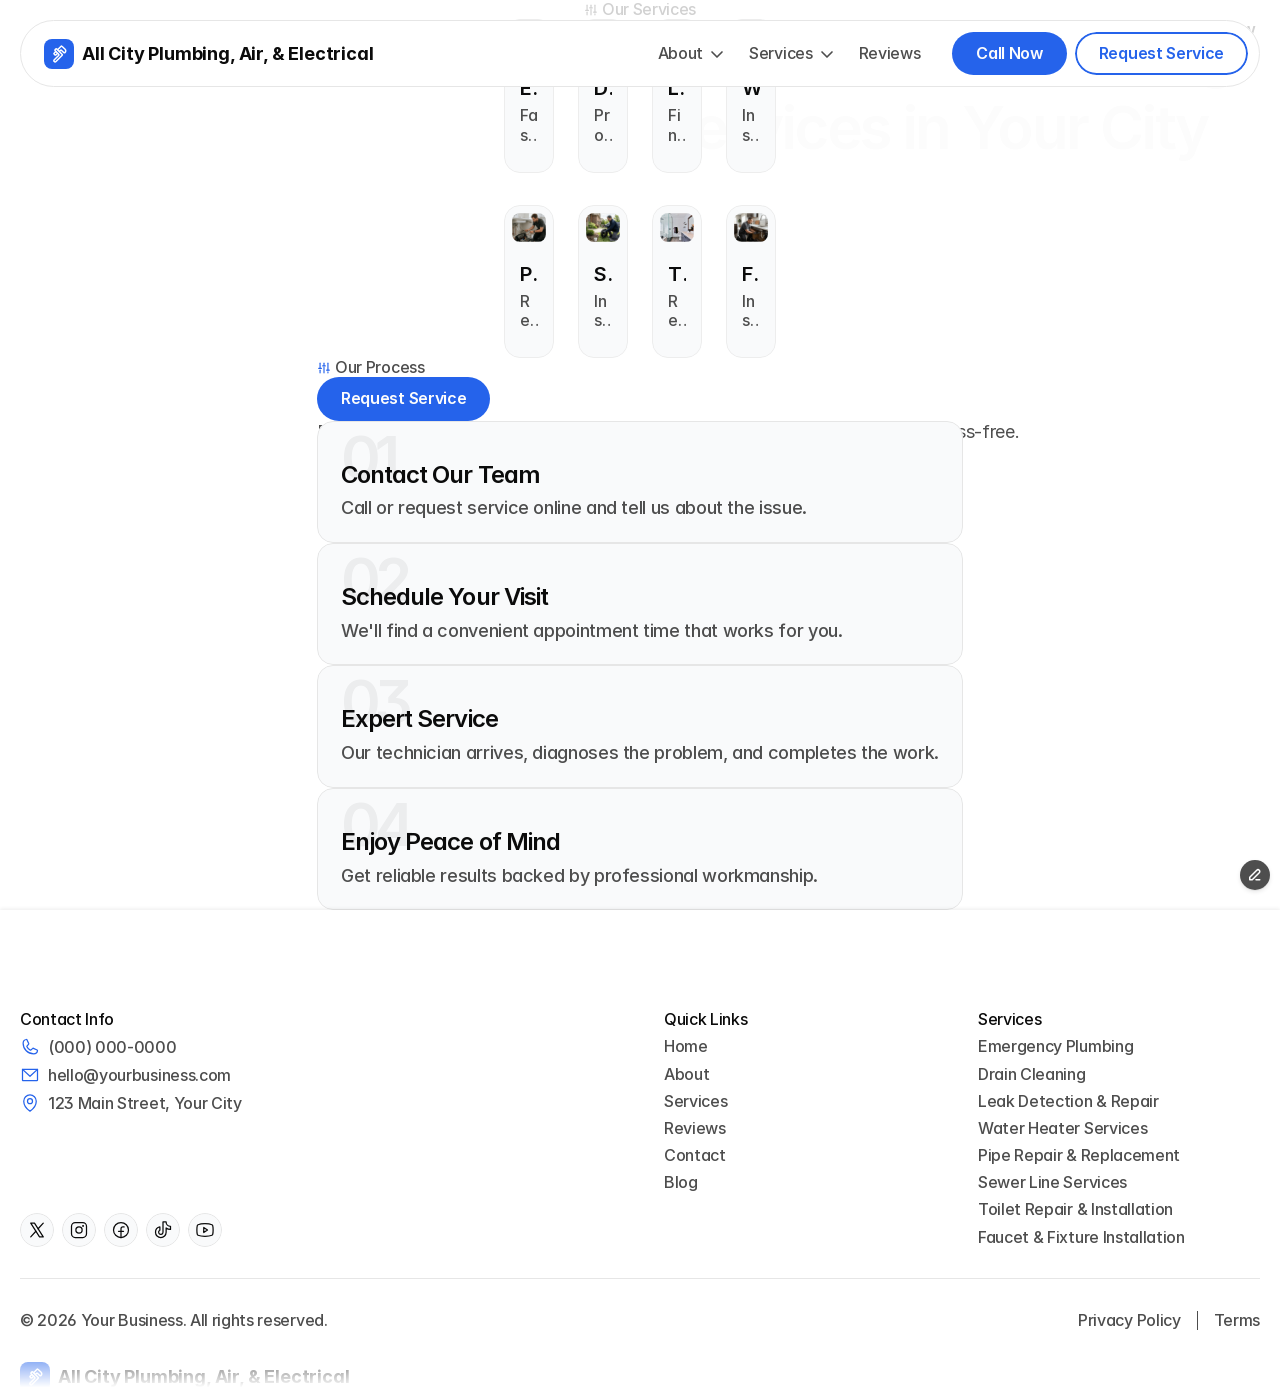
<file: services/index.html>
<!DOCTYPE html>
<html lang="en" dir="ltr"><head>
<base href="/">
<link rel="stylesheet" href="/styles.css"><script>(function(){var f=window.fetch;window.fetch=function(u,o){if(typeof u==='string'&&u.includes('.framercms')){return f('/assets/cms/'+u.split('/').pop(),o);}return f(u,o);};})();</script><script src="assets/js/popups-script.js"></script>
	<meta charset="utf-8">
	<meta name="viewport" content="width=device-width">
	<meta name="generator" content="Framer d22cd96">
	<title>Services - Plumbing Pro</title>
    <meta name="description" content="Plumbing Pro is a high-converting plumbing website template built for local service businesses. Generate leads through forms and call actions, launch fast with easy customization, and grow with SEO-ready service pages and blog CMS.">
    <meta name="framer-search-index" content="https://framerusercontent.com/sites/7fo2Bcs0rbRG9XYIEO4CnJ/searchIndex-yfVfT9ELV8GW.json">
    <meta name="framer-search-index-fallback" content="https://framerusercontent.com/sites/7fo2Bcs0rbRG9XYIEO4CnJ/searchIndex-JojfMlQQpAFr.json">
    <link href="assets/images/image-extra-1.svg" rel="icon" media="(prefers-color-scheme: light)">
    <link href="assets/images/image-extra-1.svg" rel="icon" media="(prefers-color-scheme: dark)">
    <!-- Open Graph -->
    <meta property="og:type" content="website">
    <meta property="og:title" content="Services - Plumbing Pro">
    <meta property="og:description" content="Plumbing Pro is a high-converting plumbing website template built for local service businesses. Generate leads through forms and call actions, launch fast with easy customization, and grow with SEO-ready service pages and blog CMS.">
    <meta property="og:image" content="assets/images/image-extra-2.png">
    <!-- X -->
    <meta name="twitter:card" content="summary_large_image">
    <meta name="twitter:title" content="Services - Plumbing Pro">
    <meta name="twitter:description" content="Plumbing Pro is a high-converting plumbing website template built for local service businesses. Generate leads through forms and call actions, launch fast with easy customization, and grow with SEO-ready service pages and blog CMS.">
    <meta name="twitter:image" content="assets/images/image-extra-2.png">
	
	
	<script>try{if(localStorage.getItem("__framer_force_showing_editorbar_since")){const n=document.createElement("link");n.rel="modulepreload";n.href="https://framer.com/edit/init.mjs";document.head.appendChild(n)}}catch(e){}</script><link rel="modulepreload" href="https://framer.com/edit/init.mjs">
	<link rel="canonical" href="https://plumbingpros.framer.website/services"><meta property="og:url" content="https://plumbingpros.framer.website/services"><!-- Start of headStart -->
    
    <!-- End of headStart -->
	
	
	<link href="https://fonts.gstatic.com" rel="preconnect" crossorigin="">
	
	<meta name="robots" content="max-image-preview:large"><!-- Start of headEnd -->
    
    <!-- End of headEnd -->
	
</head>
<body>
	
	<!-- Start of bodyStart -->
    
    <!-- End of bodyStart -->
	
	<div id="main" data-framer-hydrate-v2="{&quot;routeId&quot;:&quot;YS9Mgku9c&quot;,&quot;localeId&quot;:&quot;default&quot;,&quot;breakpoints&quot;:[{&quot;hash&quot;:&quot;10k65df&quot;,&quot;mediaQuery&quot;:&quot;(min-width: 1200px)&quot;},{&quot;hash&quot;:&quot;fo5f59&quot;,&quot;mediaQuery&quot;:&quot;(min-width: 810px) and (max-width: 1199.98px)&quot;},{&quot;hash&quot;:&quot;1qtlizd&quot;,&quot;mediaQuery&quot;:&quot;(max-width: 809.98px)&quot;},{&quot;hash&quot;:&quot;1ibzc44&quot;,&quot;mediaQuery&quot;:&quot;(max-width: 809.98px)&quot;},{&quot;hash&quot;:&quot;1uy158s&quot;,&quot;mediaQuery&quot;:&quot;(min-width: 810px) and (max-width: 1199.98px)&quot;},{&quot;hash&quot;:&quot;bup7n2&quot;,&quot;mediaQuery&quot;:&quot;(min-width: 1200px)&quot;}]}" data-framer-ssr-released-at="2026-07-07T14:06:05.441Z" data-framer-page-optimized-at="2026-07-07T16:18:21.030Z" data-framer-generated-page=""><!--$--><div class="framer-aw8Ol framer-bup7n2" data-layout-template="true" style="min-height:100vh;width:auto"><div class="framer-1f7fu11-container"><div class="ssr-variant hidden-1uy158s hidden-1ibzc44"><nav class="framer-bpLmH framer-1gn59p1 framer-v-1gn59p1" data-framer-name="Desktop" data-hide-scrollbars="true" style="width: 100%; opacity: 1;"><div class="framer-a35pct" data-border="true" data-framer-name="Container" style="--border-bottom-width: 1px; --border-color: var(--token-c6608427-1ec8-43a2-a71f-f5792184d5c6, rgb(222, 222, 222)); --border-left-width: 1px; --border-right-width: 1px; --border-style: solid; --border-top-width: 1px; background-color: var(--token-d3e9557f-f85b-4aae-a29d-46760aaacc76, rgb(255, 255, 255)); border-radius: 50px; opacity: 1;"><div class="framer-5giyrs" data-framer-name="Top" style="--border-bottom-width: 0px; --border-color: rgba(0, 0, 0, 0); --border-left-width: 0px; --border-right-width: 0px; --border-style: solid; --border-top-width: 0px; background-color: rgba(255, 255, 255, 0); border-radius: 0px; opacity: 1;"><div class="framer-40gmu5-container" style="opacity: 1;"><!--$--><a aria-label="Logo" class="framer-TGvIf framer-bzs0qu framer-v-bzs0qu framer-11bots9" data-framer-name="Dark" data-highlight="true" href="./" tabindex="0" style="opacity: 1;"><div class="framer-135qb1q" style="background-color: var(--token-2dbee46b-8e86-409b-908d-18389383084d); border-radius: 8px; opacity: 1;"><svg class="framer-A9vlY framer-1vcke5y" role="presentation" viewBox="0 0 24 24" style="--1m6trwb: 0; --21h8s6: var(--token-d3e9557f-f85b-4aae-a29d-46760aaacc76); --pgex8v: 2; opacity: 1;"><use href="#607465410"></use></svg></div><div class="framer-6nkd08" data-framer-name="Brand Name" data-framer-component-type="RichTextContainer" style="--extracted-r6o4lv: var(--token-25e562c2-4c2e-400c-b4bf-8b236b621b0e); transform: none; opacity: 1;"><p dir="auto" class="framer-text" style="--font-selector:SW50ZXItQm9sZA==;--framer-font-open-type-features:'blwf' on, 'cv03' on, 'cv04' on, 'cv09' on, 'cv11' on;--framer-font-size:18px;--framer-font-weight:700;--framer-letter-spacing:-0.01em;--framer-text-color:var(--extracted-r6o4lv, var(--token-25e562c2-4c2e-400c-b4bf-8b236b621b0e))">All City Plumbing, Air, &amp; Electrical</p></div></a><!--/$--></div></div><div class="framer-o3fenq" data-framer-appear-id="o3fenq" data-framer-name="Bottom" style="--border-bottom-width:0px;--border-color:rgba(0, 0, 0, 0);--border-left-width:0px;--border-right-width:0px;--border-style:solid;--border-top-width:0px;background-color:rgba(0, 0, 0, 0);border-bottom-left-radius:0px;border-bottom-right-radius:0px;border-top-left-radius:0px;border-top-right-radius:0px;opacity:1;transform:none"><div class="framer-1euw8u9" data-framer-name="Menus" style="opacity: 1;"><!--$--><div class="framer-4vvrox-container" id="undefined-4vvrox" style="opacity: 1;"><!--$--><a class="framer-4S8ok framer-Lw7GL framer-ggi9rj framer-v-ggi9rj framer-1u1i0ei" data-framer-name="Default" data-highlight="true" href="./about-us" tabindex="0" style="opacity: 1;"><div class="framer-1seu5a1" data-framer-component-type="RichTextContainer" style="--framer-paragraph-spacing: 0px; transform: none; opacity: 1;"><p class="framer-text framer-styles-preset-1l8qnte" data-styles-preset="aRnYE1hxO" dir="auto">About</p></div><svg class="framer-2TOMF framer-9nq0oo" role="presentation" viewBox="0 0 24 24" style="--1m6trwb: 0; --21h8s6: var(--token-22c6f036-4896-4335-bba1-574341098826, rgb(77, 77, 77)); --pgex8v: 2.5; transform: none; opacity: 1;"><use href="#2741301580"></use></svg></a><!--/$--></div><!--/$--><!--$--><div class="framer-1uvsv1j-container" id="undefined-1uvsv1j" style="opacity: 1;"><!--$--><a class="framer-4S8ok framer-Lw7GL framer-ggi9rj framer-v-ggi9rj framer-1u1i0ei" data-framer-name="Default" data-highlight="true" href="./services" data-framer-page-link-current="true" tabindex="0" style="opacity: 1;"><div class="framer-1seu5a1" data-framer-component-type="RichTextContainer" style="--framer-paragraph-spacing: 0px; transform: none; opacity: 1;"><p class="framer-text framer-styles-preset-1l8qnte" data-styles-preset="aRnYE1hxO" dir="auto">Services</p></div><svg class="framer-2TOMF framer-9nq0oo" role="presentation" viewBox="0 0 24 24" style="--1m6trwb: 0; --21h8s6: var(--token-22c6f036-4896-4335-bba1-574341098826, rgb(77, 77, 77)); --pgex8v: 2.5; transform: none; opacity: 1;"><use href="#2741301580"></use></svg></a><!--/$--></div><!--/$--><!--$--><div class="framer-dqi53g-container" style="opacity: 1;"><!--$--><a class="framer-4S8ok framer-Lw7GL framer-ggi9rj framer-v-ggi9rj framer-1u1i0ei" data-framer-name="Default" data-highlight="true" href="./reviews" tabindex="0" style="opacity: 1;"><div class="framer-1seu5a1" data-framer-component-type="RichTextContainer" style="--framer-paragraph-spacing: 0px; transform: none; opacity: 1;"><p class="framer-text framer-styles-preset-1l8qnte" data-styles-preset="aRnYE1hxO" dir="auto">Reviews</p></div></a><!--/$--></div><!--/$--></div><div class="framer-gskov9" data-framer-name="CTAs" style="opacity: 1;"><div class="framer-e3y6tv-container" style="opacity: 1;"><!--$--><a class="framer-ZRJLG framer-qcO23 framer-u3138m framer-v-u3138m framer-5ry2m" data-framer-name="Button Primary" data-highlight="true" href="tel:1234567890" rel="noopener" tabindex="0" style="--border-bottom-width:0px;--border-color:rgba(0, 0, 0, 0);--border-left-width:0px;--border-right-width:0px;--border-style:solid;--border-top-width:0px;backdrop-filter:none;background-color:var(--token-2dbee46b-8e86-409b-908d-18389383084d, rgb(59, 130, 246));-webkit-backdrop-filter:none;border-bottom-left-radius:50px;border-bottom-right-radius:50px;border-top-left-radius:50px;border-top-right-radius:50px;opacity:1"><div class="framer-1ac1mem" data-framer-component-type="RichTextContainer" style="--extracted-r6o4lv: var(--token-a7058ff3-7dd0-4161-bc4d-0be900207058, rgb(250, 250, 250)); --framer-link-text-color: rgb(0, 153, 255); --framer-link-text-decoration: underline; transform: none; opacity: 1;"><p class="framer-text framer-styles-preset-rr2v9c" data-styles-preset="SYTKcKlP4" dir="auto" style="--framer-text-color:var(--extracted-r6o4lv, var(--token-a7058ff3-7dd0-4161-bc4d-0be900207058, rgb(250, 250, 250)))">Call Now</p></div></a><!--/$--></div><!--$--><div class="framer-eio9fn-container" style="opacity: 1;"><!--$--><a class="framer-ZRJLG framer-qcO23 framer-u3138m framer-v-1y5bxmx framer-5ry2m" data-framer-name="Button Tertiary" data-highlight="true" data-border="true" href="./contact" tabindex="0" style="--border-bottom-width:2px;--border-color:var(--token-2dbee46b-8e86-409b-908d-18389383084d, rgb(37, 99, 235));--border-left-width:2px;--border-right-width:2px;--border-style:solid;--border-top-width:2px;backdrop-filter:none;background-color:rgba(0, 0, 0, 0);-webkit-backdrop-filter:none;border-bottom-left-radius:50px;border-bottom-right-radius:50px;border-top-left-radius:50px;border-top-right-radius:50px;opacity:1"><div class="framer-1ac1mem" data-framer-component-type="RichTextContainer" style="--extracted-r6o4lv: var(--token-2dbee46b-8e86-409b-908d-18389383084d, rgb(37, 99, 235)); --framer-link-text-color: rgb(0, 153, 255); --framer-link-text-decoration: underline; transform: none; opacity: 1;"><p class="framer-text framer-styles-preset-rr2v9c" data-styles-preset="SYTKcKlP4" dir="auto" style="--framer-text-color:var(--extracted-r6o4lv, var(--token-2dbee46b-8e86-409b-908d-18389383084d, rgb(37, 99, 235)))">Request Service</p></div></a><!--/$--></div><!--/$--></div></div></div></nav></div></div><div data-framer-root="" class="framer-7yCRd framer-S75yf framer-ywpP8 framer-10k65df" style="min-height:100vh;width:auto;display:contents"><section class="framer-15o8kj0" data-framer-name="Hero"><div class="framer-pcrm50" data-framer-name="Container"><div class="framer-mf9tqo" data-framer-name="Heading"><div class="framer-ffinhv" data-framer-name="Text"><div class="ssr-variant"><div class="framer-1ib48qa-container"><div class="framer-j3QDU framer-Lw7GL framer-1ydx34m framer-v-1309h6c" data-framer-name="Light" style="opacity: 1;"><svg class="framer-0Ah50 framer-1n69ixs" role="presentation" viewBox="0 0 24 24" style="--1m6trwb: 0; --21h8s6: var(--token-9de12388-4193-4293-859c-8d1f64f07a59, rgb(230, 230, 230)); --pgex8v: 2; opacity: 1;"><use href="#682066901"></use></svg><div class="framer-1r5th9h" data-framer-component-type="RichTextContainer" style="--framer-link-text-color: rgb(0, 153, 255); --framer-link-text-decoration: underline; --extracted-r6o4lv: var(--token-9de12388-4193-4293-859c-8d1f64f07a59, rgb(230, 230, 230)); transform: none; opacity: 1;"><p class="framer-text framer-styles-preset-1l8qnte" data-styles-preset="aRnYE1hxO" dir="auto" style="--framer-text-color:var(--extracted-r6o4lv, var(--token-9de12388-4193-4293-859c-8d1f64f07a59, rgb(230, 230, 230)))">Our Services</p></div></div></div></div><div class="framer-7i746v" data-framer-component-type="RichTextContainer" style="transform:none"><h1 class="framer-text framer-styles-preset-gq5mei" data-styles-preset="qpRd3ZN6x" dir="auto" style="--framer-text-alignment:center">Professional Plumbing Services in Your City</h1></div><div class="framer-zxlg7x" data-framer-component-type="RichTextContainer" style="transform:none"><p class="framer-text framer-styles-preset-1purr7g" data-styles-preset="V0qlIGPi5" dir="auto" style="--framer-text-alignment:center;--framer-text-color:var(--token-9de12388-4193-4293-859c-8d1f64f07a59, rgb(204, 204, 204))">Explore reliable plumbing solutions for homes, from emergency repairs to new installations.</p></div></div></div></div></section><section class="framer-p9ydv5" data-framer-name="Services"><div class="framer-1limsx5" data-framer-name="Container"><div class="framer-nh2ruv" data-framer-name="Content"><div class="ssr-variant hidden-fo5f59 hidden-1qtlizd"><div class="framer-s0pqya-container"><div class="framer-ZUsbT framer-x9tp9k framer-v-x9tp9k" data-framer-name="Desktop" style="width: 100%; opacity: 1;"><!--$--><!--$--><a class="framer-wne3c8 framer-112ytrb" href="./services/emergency-plumbing" style="opacity: 1;"><div class="framer-u6rp9d-container" style="opacity: 1;"><div class="framer-GaRM7 framer-028XU framer-Lw7GL framer-dxnv5i framer-v-dxnv5i" data-border="true" data-framer-name="Variant 1" style="--border-bottom-width: 1px; --border-color: rgb(237, 237, 237); --border-left-width: 1px; --border-right-width: 1px; --border-style: solid; --border-top-width: 1px; background-color: var(--token-32cbc61f-8526-4819-a424-95a54e2d5c8b, rgb(247, 247, 247)); width: 100%; border-radius: 16px; opacity: 1;"><div class="framer-12i4fi7" data-framer-name="Image Wrapper" style="border-radius: 8px; opacity: 1;"><div class="framer-1e1kev9" data-border="true" style="--border-bottom-width: 1px; --border-color: var(--token-c6608427-1ec8-43a2-a71f-f5792184d5c6, rgb(222, 222, 222)); --border-left-width: 1px; --border-right-width: 1px; --border-style: solid; --border-top-width: 1px; transform: scale(1.05); opacity: 1;"><div style="position:absolute;border-radius:inherit;corner-shape:inherit;top:0;right:0;bottom:0;left:0" data-framer-background-image-wrapper="true"><img decoding="auto" width="1092" height="614" sizes="(min-width: 1200px) max(max(max((max(min(max(100vw, 1px), 1280px) - 40px, 1px) - 72px) / 4, 50px), 1px) - 16px, 1px), (min-width: 810px) and (max-width: 1199.98px) max(max(max((max(min(max(100vw, 1px), 1280px) - 40px, 1px) - 24px) / 2, 50px), 1px) - 16px, 1px), (max-width: 809.98px) max(max(max(max(min(100vw, 1280px) - 20px, 1px), 50px), 1px) - 16px, 1px)" srcset="assets/images/professional-plumber-responding-to-an-emergency-ba-1.png 512w,assets/images/professional-plumber-responding-to-an-emergency-ba-2.png 1024w,assets/images/professional-plumber-responding-to-an-emergency-ba-3.png 1092w" src="assets/images/professional-plumber-responding-to-an-emergency-ba-3.png" alt="Professional plumber responding to an emergency bathroom plumbing repair" style="display:block;width:100%;height:100%;border-radius:inherit;corner-shape:inherit;object-position:center;object-fit:cover"></div></div><div class="framer-1rolu56" data-framer-name="Overlay" style="background-color:rgba(0, 0, 0, 0.5);opacity:0"><svg class="framer-mphAT framer-zltovv" role="presentation" viewBox="0 0 24 24" style="--1m6trwb: 0; --21h8s6: var(--token-a7058ff3-7dd0-4161-bc4d-0be900207058, rgb(250, 250, 250)); --pgex8v: 1.5; transform: translate(-50%, -50%); opacity: 1;"><use href="#1339531747"></use></svg></div></div><div class="framer-hoids7" data-framer-name="Text" style="opacity: 1;"><div class="framer-jxfpwz" data-framer-name="Title" data-framer-component-type="RichTextContainer" style="transform: none; opacity: 1;"><p class="framer-text framer-styles-preset-17a50hs" data-styles-preset="hhyvIFKp_" dir="auto">Emergency Plumbing</p></div><div class="framer-1d6xno" data-framer-name="Title" data-framer-component-type="RichTextContainer" style="transform: none; opacity: 1;"><p class="framer-text framer-styles-preset-1l8qnte" data-styles-preset="aRnYE1hxO" dir="auto">Fast help for urgent leaks, burst pipes, clogged drains, and plumbing problems that need immediate attention at home.</p></div></div></div></div></a><!--/$--><!--$--><a class="framer-wne3c8 framer-112ytrb" href="./services/drain-cleaning" style="opacity: 1;"><div class="framer-u6rp9d-container" style="opacity: 1;"><div class="framer-GaRM7 framer-028XU framer-Lw7GL framer-dxnv5i framer-v-dxnv5i" data-border="true" data-framer-name="Variant 1" style="--border-bottom-width: 1px; --border-color: rgb(237, 237, 237); --border-left-width: 1px; --border-right-width: 1px; --border-style: solid; --border-top-width: 1px; background-color: var(--token-32cbc61f-8526-4819-a424-95a54e2d5c8b, rgb(247, 247, 247)); width: 100%; border-radius: 16px; opacity: 1;"><div class="framer-12i4fi7" data-framer-name="Image Wrapper" style="border-radius: 8px; opacity: 1;"><div class="framer-1e1kev9" data-border="true" style="--border-bottom-width: 1px; --border-color: var(--token-c6608427-1ec8-43a2-a71f-f5792184d5c6, rgb(222, 222, 222)); --border-left-width: 1px; --border-right-width: 1px; --border-style: solid; --border-top-width: 1px; transform: scale(1.05); opacity: 1;"><div style="position:absolute;border-radius:inherit;corner-shape:inherit;top:0;right:0;bottom:0;left:0" data-framer-background-image-wrapper="true"><img decoding="auto" width="1092" height="614" sizes="(min-width: 1200px) max(max(max((max(min(max(100vw, 1px), 1280px) - 40px, 1px) - 72px) / 4, 50px), 1px) - 16px, 1px), (min-width: 810px) and (max-width: 1199.98px) max(max(max((max(min(max(100vw, 1px), 1280px) - 40px, 1px) - 24px) / 2, 50px), 1px) - 16px, 1px), (max-width: 809.98px) max(max(max(max(min(100vw, 1280px) - 20px, 1px), 50px), 1px) - 16px, 1px)" srcset="assets/images/hands-cleaning-a-kitchen-sink-drain-and-strainer-1.png 512w,assets/images/hands-cleaning-a-kitchen-sink-drain-and-strainer-2.png 1024w,assets/images/hands-cleaning-a-kitchen-sink-drain-and-strainer-3.png 1092w" src="assets/images/hands-cleaning-a-kitchen-sink-drain-and-strainer-3.png" alt="Hands cleaning a kitchen sink drain and strainer" style="display:block;width:100%;height:100%;border-radius:inherit;corner-shape:inherit;object-position:center;object-fit:cover"></div></div><div class="framer-1rolu56" data-framer-name="Overlay" style="background-color:rgba(0, 0, 0, 0.5);opacity:0"><svg class="framer-mphAT framer-zltovv" role="presentation" viewBox="0 0 24 24" style="--1m6trwb: 0; --21h8s6: var(--token-a7058ff3-7dd0-4161-bc4d-0be900207058, rgb(250, 250, 250)); --pgex8v: 1.5; transform: translate(-50%, -50%); opacity: 1;"><use href="#1339531747"></use></svg></div></div><div class="framer-hoids7" data-framer-name="Text" style="opacity: 1;"><div class="framer-jxfpwz" data-framer-name="Title" data-framer-component-type="RichTextContainer" style="transform: none; opacity: 1;"><p class="framer-text framer-styles-preset-17a50hs" data-styles-preset="hhyvIFKp_" dir="auto">Drain Cleaning</p></div><div class="framer-1d6xno" data-framer-name="Title" data-framer-component-type="RichTextContainer" style="transform: none; opacity: 1;"><p class="framer-text framer-styles-preset-1l8qnte" data-styles-preset="aRnYE1hxO" dir="auto">Professional drain cleaning for slow sinks, clogged showers, backed-up tubs, and recurring household drainage issues.</p></div></div></div></div></a><!--/$--><!--$--><a class="framer-wne3c8 framer-112ytrb" href="./services/leak-detection-repair" style="opacity: 1;"><div class="framer-u6rp9d-container" style="opacity: 1;"><div class="framer-GaRM7 framer-028XU framer-Lw7GL framer-dxnv5i framer-v-dxnv5i" data-border="true" data-framer-name="Variant 1" style="--border-bottom-width: 1px; --border-color: rgb(237, 237, 237); --border-left-width: 1px; --border-right-width: 1px; --border-style: solid; --border-top-width: 1px; background-color: var(--token-32cbc61f-8526-4819-a424-95a54e2d5c8b, rgb(247, 247, 247)); width: 100%; border-radius: 16px; opacity: 1;"><div class="framer-12i4fi7" data-framer-name="Image Wrapper" style="border-radius: 8px; opacity: 1;"><div class="framer-1e1kev9" data-border="true" style="--border-bottom-width: 1px; --border-color: var(--token-c6608427-1ec8-43a2-a71f-f5792184d5c6, rgb(222, 222, 222)); --border-left-width: 1px; --border-right-width: 1px; --border-style: solid; --border-top-width: 1px; transform: scale(1.05); opacity: 1;"><div style="position:absolute;border-radius:inherit;corner-shape:inherit;top:0;right:0;bottom:0;left:0" data-framer-background-image-wrapper="true"><img decoding="auto" width="1092" height="614" sizes="(min-width: 1200px) max(max(max((max(min(max(100vw, 1px), 1280px) - 40px, 1px) - 72px) / 4, 50px), 1px) - 16px, 1px), (min-width: 810px) and (max-width: 1199.98px) max(max(max((max(min(max(100vw, 1px), 1280px) - 40px, 1px) - 24px) / 2, 50px), 1px) - 16px, 1px), (max-width: 809.98px) max(max(max(max(min(100vw, 1280px) - 20px, 1px), 50px), 1px) - 16px, 1px)" srcset="assets/images/clean-modern-bathroom-vanity-suitable-for-leak-ins-1.png 512w,assets/images/clean-modern-bathroom-vanity-suitable-for-leak-ins-2.png 1024w,assets/images/clean-modern-bathroom-vanity-suitable-for-leak-ins-3.png 1092w" src="assets/images/clean-modern-bathroom-vanity-suitable-for-leak-ins-3.png" alt="Clean modern bathroom vanity suitable for leak inspection and repair" style="display:block;width:100%;height:100%;border-radius:inherit;corner-shape:inherit;object-position:center;object-fit:cover"></div></div><div class="framer-1rolu56" data-framer-name="Overlay" style="background-color:rgba(0, 0, 0, 0.5);opacity:0"><svg class="framer-mphAT framer-zltovv" role="presentation" viewBox="0 0 24 24" style="--1m6trwb: 0; --21h8s6: var(--token-a7058ff3-7dd0-4161-bc4d-0be900207058, rgb(250, 250, 250)); --pgex8v: 1.5; transform: translate(-50%, -50%); opacity: 1;"><use href="#1339531747"></use></svg></div></div><div class="framer-hoids7" data-framer-name="Text" style="opacity: 1;"><div class="framer-jxfpwz" data-framer-name="Title" data-framer-component-type="RichTextContainer" style="transform: none; opacity: 1;"><p class="framer-text framer-styles-preset-17a50hs" data-styles-preset="hhyvIFKp_" dir="auto">Leak Detection &amp; Repair</p></div><div class="framer-1d6xno" data-framer-name="Title" data-framer-component-type="RichTextContainer" style="transform: none; opacity: 1;"><p class="framer-text framer-styles-preset-1l8qnte" data-styles-preset="aRnYE1hxO" dir="auto">Find and repair hidden leaks behind walls, under sinks, near fixtures, and around household plumbing lines.</p></div></div></div></div></a><!--/$--><!--$--><a class="framer-wne3c8 framer-112ytrb" href="./services/water-heater-services" style="opacity: 1;"><div class="framer-u6rp9d-container" style="opacity: 1;"><div class="framer-GaRM7 framer-028XU framer-Lw7GL framer-dxnv5i framer-v-dxnv5i" data-border="true" data-framer-name="Variant 1" style="--border-bottom-width: 1px; --border-color: rgb(237, 237, 237); --border-left-width: 1px; --border-right-width: 1px; --border-style: solid; --border-top-width: 1px; background-color: var(--token-32cbc61f-8526-4819-a424-95a54e2d5c8b, rgb(247, 247, 247)); width: 100%; border-radius: 16px; opacity: 1;"><div class="framer-12i4fi7" data-framer-name="Image Wrapper" style="border-radius: 8px; opacity: 1;"><div class="framer-1e1kev9" data-border="true" style="--border-bottom-width: 1px; --border-color: var(--token-c6608427-1ec8-43a2-a71f-f5792184d5c6, rgb(222, 222, 222)); --border-left-width: 1px; --border-right-width: 1px; --border-style: solid; --border-top-width: 1px; transform: scale(1.05); opacity: 1;"><div style="position:absolute;border-radius:inherit;corner-shape:inherit;top:0;right:0;bottom:0;left:0" data-framer-background-image-wrapper="true"><img decoding="auto" width="1092" height="614" sizes="(min-width: 1200px) max(max(max((max(min(max(100vw, 1px), 1280px) - 40px, 1px) - 72px) / 4, 50px), 1px) - 16px, 1px), (min-width: 810px) and (max-width: 1199.98px) max(max(max((max(min(max(100vw, 1px), 1280px) - 40px, 1px) - 24px) / 2, 50px), 1px) - 16px, 1px), (max-width: 809.98px) max(max(max(max(min(100vw, 1280px) - 20px, 1px), 50px), 1px) - 16px, 1px)" srcset="assets/images/utility-room-plumbing-and-pipe-systems-for-water-h-1.png 512w,assets/images/utility-room-plumbing-and-pipe-systems-for-water-h-2.png 1024w,assets/images/utility-room-plumbing-and-pipe-systems-for-water-h-3.png 1092w" src="assets/images/utility-room-plumbing-and-pipe-systems-for-water-h-3.png" alt="Utility room plumbing and pipe systems for water heater service" style="display:block;width:100%;height:100%;border-radius:inherit;corner-shape:inherit;object-position:center;object-fit:cover"></div></div><div class="framer-1rolu56" data-framer-name="Overlay" style="background-color:rgba(0, 0, 0, 0.5);opacity:0"><svg class="framer-mphAT framer-zltovv" role="presentation" viewBox="0 0 24 24" style="--1m6trwb: 0; --21h8s6: var(--token-a7058ff3-7dd0-4161-bc4d-0be900207058, rgb(250, 250, 250)); --pgex8v: 1.5; transform: translate(-50%, -50%); opacity: 1;"><use href="#1339531747"></use></svg></div></div><div class="framer-hoids7" data-framer-name="Text" style="opacity: 1;"><div class="framer-jxfpwz" data-framer-name="Title" data-framer-component-type="RichTextContainer" style="transform: none; opacity: 1;"><p class="framer-text framer-styles-preset-17a50hs" data-styles-preset="hhyvIFKp_" dir="auto">Water Heater Services</p></div><div class="framer-1d6xno" data-framer-name="Title" data-framer-component-type="RichTextContainer" style="transform: none; opacity: 1;"><p class="framer-text framer-styles-preset-1l8qnte" data-styles-preset="aRnYE1hxO" dir="auto">Installation, repair, and maintenance for water heaters that supply reliable hot water throughout the home.</p></div></div></div></div></a><!--/$--><!--$--><a class="framer-wne3c8 framer-112ytrb" href="./services/pipe-repair-replacement" style="opacity: 1;"><div class="framer-u6rp9d-container" style="opacity: 1;"><div class="framer-GaRM7 framer-028XU framer-Lw7GL framer-dxnv5i framer-v-dxnv5i" data-border="true" data-framer-name="Variant 1" style="--border-bottom-width: 1px; --border-color: rgb(237, 237, 237); --border-left-width: 1px; --border-right-width: 1px; --border-style: solid; --border-top-width: 1px; background-color: var(--token-32cbc61f-8526-4819-a424-95a54e2d5c8b, rgb(247, 247, 247)); width: 100%; border-radius: 16px; opacity: 1;"><div class="framer-12i4fi7" data-framer-name="Image Wrapper" style="border-radius: 8px; opacity: 1;"><div class="framer-1e1kev9" data-border="true" style="--border-bottom-width: 1px; --border-color: var(--token-c6608427-1ec8-43a2-a71f-f5792184d5c6, rgb(222, 222, 222)); --border-left-width: 1px; --border-right-width: 1px; --border-style: solid; --border-top-width: 1px; transform: scale(1.05); opacity: 1;"><div style="position:absolute;border-radius:inherit;corner-shape:inherit;top:0;right:0;bottom:0;left:0" data-framer-background-image-wrapper="true"><img decoding="auto" width="1092" height="614" sizes="(min-width: 1200px) max(max(max((max(min(max(100vw, 1px), 1280px) - 40px, 1px) - 72px) / 4, 50px), 1px) - 16px, 1px), (min-width: 810px) and (max-width: 1199.98px) max(max(max((max(min(max(100vw, 1px), 1280px) - 40px, 1px) - 24px) / 2, 50px), 1px) - 16px, 1px), (max-width: 809.98px) max(max(max(max(min(100vw, 1280px) - 20px, 1px), 50px), 1px) - 16px, 1px)" srcset="assets/images/plumber-repairing-household-pipes-under-a-sink-1.png 512w,assets/images/plumber-repairing-household-pipes-under-a-sink-2.png 1024w,assets/images/plumber-repairing-household-pipes-under-a-sink-3.png 1092w" src="assets/images/plumber-repairing-household-pipes-under-a-sink-3.png" alt="Plumber repairing household pipes under a sink" style="display:block;width:100%;height:100%;border-radius:inherit;corner-shape:inherit;object-position:center;object-fit:cover"></div></div><div class="framer-1rolu56" data-framer-name="Overlay" style="background-color:rgba(0, 0, 0, 0.5);opacity:0"><svg class="framer-mphAT framer-zltovv" role="presentation" viewBox="0 0 24 24" style="--1m6trwb: 0; --21h8s6: var(--token-a7058ff3-7dd0-4161-bc4d-0be900207058, rgb(250, 250, 250)); --pgex8v: 1.5; transform: translate(-50%, -50%); opacity: 1;"><use href="#1339531747"></use></svg></div></div><div class="framer-hoids7" data-framer-name="Text" style="opacity: 1;"><div class="framer-jxfpwz" data-framer-name="Title" data-framer-component-type="RichTextContainer" style="transform: none; opacity: 1;"><p class="framer-text framer-styles-preset-17a50hs" data-styles-preset="hhyvIFKp_" dir="auto">Pipe Repair &amp; Replacement</p></div><div class="framer-1d6xno" data-framer-name="Title" data-framer-component-type="RichTextContainer" style="transform: none; opacity: 1;"><p class="framer-text framer-styles-preset-1l8qnte" data-styles-preset="aRnYE1hxO" dir="auto">Repair damaged pipes, replace aging lines, and resolve corrosion, cracks, leaks, and pressure problems.</p></div></div></div></div></a><!--/$--><!--$--><a class="framer-wne3c8 framer-112ytrb" href="./services/sewer-line-services" style="opacity: 1;"><div class="framer-u6rp9d-container" style="opacity: 1;"><div class="framer-GaRM7 framer-028XU framer-Lw7GL framer-dxnv5i framer-v-dxnv5i" data-border="true" data-framer-name="Variant 1" style="--border-bottom-width: 1px; --border-color: rgb(237, 237, 237); --border-left-width: 1px; --border-right-width: 1px; --border-style: solid; --border-top-width: 1px; background-color: var(--token-32cbc61f-8526-4819-a424-95a54e2d5c8b, rgb(247, 247, 247)); width: 100%; border-radius: 16px; opacity: 1;"><div class="framer-12i4fi7" data-framer-name="Image Wrapper" style="border-radius: 8px; opacity: 1;"><div class="framer-1e1kev9" data-border="true" style="--border-bottom-width: 1px; --border-color: var(--token-c6608427-1ec8-43a2-a71f-f5792184d5c6, rgb(222, 222, 222)); --border-left-width: 1px; --border-right-width: 1px; --border-style: solid; --border-top-width: 1px; transform: scale(1.05); opacity: 1;"><div style="position:absolute;border-radius:inherit;corner-shape:inherit;top:0;right:0;bottom:0;left:0" data-framer-background-image-wrapper="true"><img decoding="auto" width="1092" height="614" sizes="(min-width: 1200px) max(max(max((max(min(max(100vw, 1px), 1280px) - 40px, 1px) - 72px) / 4, 50px), 1px) - 16px, 1px), (min-width: 810px) and (max-width: 1199.98px) max(max(max((max(min(max(100vw, 1px), 1280px) - 40px, 1px) - 24px) / 2, 50px), 1px) - 16px, 1px), (max-width: 809.98px) max(max(max(max(min(100vw, 1280px) - 20px, 1px), 50px), 1px) - 16px, 1px)" srcset="assets/images/outdoor-residential-plumbing-fixture-and-water-lin-1.png 512w,assets/images/outdoor-residential-plumbing-fixture-and-water-lin-2.png 1024w,assets/images/outdoor-residential-plumbing-fixture-and-water-lin-3.png 1092w" src="assets/images/outdoor-residential-plumbing-fixture-and-water-lin-3.png" alt="Outdoor residential plumbing fixture and water line detail" style="display:block;width:100%;height:100%;border-radius:inherit;corner-shape:inherit;object-position:center;object-fit:cover"></div></div><div class="framer-1rolu56" data-framer-name="Overlay" style="background-color:rgba(0, 0, 0, 0.5);opacity:0"><svg class="framer-mphAT framer-zltovv" role="presentation" viewBox="0 0 24 24" style="--1m6trwb: 0; --21h8s6: var(--token-a7058ff3-7dd0-4161-bc4d-0be900207058, rgb(250, 250, 250)); --pgex8v: 1.5; transform: translate(-50%, -50%); opacity: 1;"><use href="#1339531747"></use></svg></div></div><div class="framer-hoids7" data-framer-name="Text" style="opacity: 1;"><div class="framer-jxfpwz" data-framer-name="Title" data-framer-component-type="RichTextContainer" style="transform: none; opacity: 1;"><p class="framer-text framer-styles-preset-17a50hs" data-styles-preset="hhyvIFKp_" dir="auto">Sewer Line Services</p></div><div class="framer-1d6xno" data-framer-name="Title" data-framer-component-type="RichTextContainer" style="transform: none; opacity: 1;"><p class="framer-text framer-styles-preset-1l8qnte" data-styles-preset="aRnYE1hxO" dir="auto">Inspect, clean, and repair sewer line problems causing backups, odors, slow drains, or yard drainage concerns.</p></div></div></div></div></a><!--/$--><!--$--><a class="framer-wne3c8 framer-112ytrb" href="./services/toilet-repair-installation" style="opacity: 1;"><div class="framer-u6rp9d-container" style="opacity: 1;"><div class="framer-GaRM7 framer-028XU framer-Lw7GL framer-dxnv5i framer-v-dxnv5i" data-border="true" data-framer-name="Variant 1" style="--border-bottom-width: 1px; --border-color: rgb(237, 237, 237); --border-left-width: 1px; --border-right-width: 1px; --border-style: solid; --border-top-width: 1px; background-color: var(--token-32cbc61f-8526-4819-a424-95a54e2d5c8b, rgb(247, 247, 247)); width: 100%; border-radius: 16px; opacity: 1;"><div class="framer-12i4fi7" data-framer-name="Image Wrapper" style="border-radius: 8px; opacity: 1;"><div class="framer-1e1kev9" data-border="true" style="--border-bottom-width: 1px; --border-color: var(--token-c6608427-1ec8-43a2-a71f-f5792184d5c6, rgb(222, 222, 222)); --border-left-width: 1px; --border-right-width: 1px; --border-style: solid; --border-top-width: 1px; transform: scale(1.05); opacity: 1;"><div style="position:absolute;border-radius:inherit;corner-shape:inherit;top:0;right:0;bottom:0;left:0" data-framer-background-image-wrapper="true"><img decoding="auto" width="1200" height="800" sizes="(min-width: 1200px) max(max(max((max(min(max(100vw, 1px), 1280px) - 40px, 1px) - 72px) / 4, 50px), 1px) - 16px, 1px), (min-width: 810px) and (max-width: 1199.98px) max(max(max((max(min(max(100vw, 1px), 1280px) - 40px, 1px) - 24px) / 2, 50px), 1px) - 16px, 1px), (max-width: 809.98px) max(max(max(max(min(100vw, 1280px) - 20px, 1px), 50px), 1px) - 16px, 1px)" srcset="assets/images/modern-bathroom-with-toilet-and-plumbing-fixtures-1.jpg 512w,assets/images/modern-bathroom-with-toilet-and-plumbing-fixtures-2.jpg 1024w,assets/images/modern-bathroom-with-toilet-and-plumbing-fixtures-3.jpg 1200w" src="assets/images/modern-bathroom-with-toilet-and-plumbing-fixtures-3.jpg" alt="Modern bathroom with toilet and plumbing fixtures" style="display:block;width:100%;height:100%;border-radius:inherit;corner-shape:inherit;object-position:center;object-fit:cover"></div></div><div class="framer-1rolu56" data-framer-name="Overlay" style="background-color:rgba(0, 0, 0, 0.5);opacity:0"><svg class="framer-mphAT framer-zltovv" role="presentation" viewBox="0 0 24 24" style="--1m6trwb: 0; --21h8s6: var(--token-a7058ff3-7dd0-4161-bc4d-0be900207058, rgb(250, 250, 250)); --pgex8v: 1.5; transform: translate(-50%, -50%); opacity: 1;"><use href="#1339531747"></use></svg></div></div><div class="framer-hoids7" data-framer-name="Text" style="opacity: 1;"><div class="framer-jxfpwz" data-framer-name="Title" data-framer-component-type="RichTextContainer" style="transform: none; opacity: 1;"><p class="framer-text framer-styles-preset-17a50hs" data-styles-preset="hhyvIFKp_" dir="auto">Toilet Repair &amp; Installation</p></div><div class="framer-1d6xno" data-framer-name="Title" data-framer-component-type="RichTextContainer" style="transform: none; opacity: 1;"><p class="framer-text framer-styles-preset-1l8qnte" data-styles-preset="aRnYE1hxO" dir="auto">Repair running, clogged, leaking, or loose toilets and install new fixtures for better bathroom performance.</p></div></div></div></div></a><!--/$--><!--$--><a class="framer-wne3c8 framer-112ytrb" href="./services/faucet-fixture-installation" style="opacity: 1;"><div class="framer-u6rp9d-container" style="opacity: 1;"><div class="framer-GaRM7 framer-028XU framer-Lw7GL framer-dxnv5i framer-v-dxnv5i" data-border="true" data-framer-name="Variant 1" style="--border-bottom-width: 1px; --border-color: rgb(237, 237, 237); --border-left-width: 1px; --border-right-width: 1px; --border-style: solid; --border-top-width: 1px; background-color: var(--token-32cbc61f-8526-4819-a424-95a54e2d5c8b, rgb(247, 247, 247)); width: 100%; border-radius: 16px; opacity: 1;"><div class="framer-12i4fi7" data-framer-name="Image Wrapper" style="border-radius: 8px; opacity: 1;"><div class="framer-1e1kev9" data-border="true" style="--border-bottom-width: 1px; --border-color: var(--token-c6608427-1ec8-43a2-a71f-f5792184d5c6, rgb(222, 222, 222)); --border-left-width: 1px; --border-right-width: 1px; --border-style: solid; --border-top-width: 1px; transform: scale(1.05); opacity: 1;"><div style="position:absolute;border-radius:inherit;corner-shape:inherit;top:0;right:0;bottom:0;left:0" data-framer-background-image-wrapper="true"><img decoding="auto" width="1092" height="614" sizes="(min-width: 1200px) max(max(max((max(min(max(100vw, 1px), 1280px) - 40px, 1px) - 72px) / 4, 50px), 1px) - 16px, 1px), (min-width: 810px) and (max-width: 1199.98px) max(max(max((max(min(max(100vw, 1px), 1280px) - 40px, 1px) - 24px) / 2, 50px), 1px) - 16px, 1px), (max-width: 809.98px) max(max(max(max(min(100vw, 1280px) - 20px, 1px), 50px), 1px) - 16px, 1px)" srcset="assets/images/modern-kitchen-faucet-and-sink-for-fixture-install-1.png 512w,assets/images/modern-kitchen-faucet-and-sink-for-fixture-install-2.png 1024w,assets/images/modern-kitchen-faucet-and-sink-for-fixture-install-3.png 1092w" src="assets/images/modern-kitchen-faucet-and-sink-for-fixture-install-3.png" alt="Modern kitchen faucet and sink for fixture installation service" style="display:block;width:100%;height:100%;border-radius:inherit;corner-shape:inherit;object-position:center;object-fit:cover"></div></div><div class="framer-1rolu56" data-framer-name="Overlay" style="background-color:rgba(0, 0, 0, 0.5);opacity:0"><svg class="framer-mphAT framer-zltovv" role="presentation" viewBox="0 0 24 24" style="--1m6trwb: 0; --21h8s6: var(--token-a7058ff3-7dd0-4161-bc4d-0be900207058, rgb(250, 250, 250)); --pgex8v: 1.5; transform: translate(-50%, -50%); opacity: 1;"><use href="#1339531747"></use></svg></div></div><div class="framer-hoids7" data-framer-name="Text" style="opacity: 1;"><div class="framer-jxfpwz" data-framer-name="Title" data-framer-component-type="RichTextContainer" style="transform: none; opacity: 1;"><p class="framer-text framer-styles-preset-17a50hs" data-styles-preset="hhyvIFKp_" dir="auto">Faucet &amp; Fixture Installation</p></div><div class="framer-1d6xno" data-framer-name="Title" data-framer-component-type="RichTextContainer" style="transform: none; opacity: 1;"><p class="framer-text framer-styles-preset-1l8qnte" data-styles-preset="aRnYE1hxO" dir="auto">Install and replace faucets, sinks, showerheads, valves, and fixtures to improve function and appearance.</p></div></div></div></div></a><!--/$--><!--/$--></div></div></div></div></div></section><div class="ssr-variant hidden-fo5f59 hidden-1qtlizd"><div class="framer-l1rlox-container"><section class="framer-C6FWc framer-yp3Eg framer-7mk5da framer-v-7mk5da" data-framer-name="Desktop" style="background-color: var(--token-d3e9557f-f85b-4aae-a29d-46760aaacc76, rgb(255, 255, 255)); width: 100%; opacity: 1;"><div class="framer-1c4cehq" data-framer-name="Container" style="opacity: 1;"><div class="framer-ye3bsh" data-framer-name="Heading" style="opacity: 1;"><div class="framer-1nkmx79" data-framer-name="Text" style="opacity: 1;"><div class="framer-blswyd-container" style="opacity: 1;"><div class="framer-j3QDU framer-Lw7GL framer-1ydx34m framer-v-1ydx34m" data-framer-name="Dark" style="opacity: 1;"><svg class="framer-0Ah50 framer-1n69ixs" role="presentation" viewBox="0 0 24 24" style="--1m6trwb: 0; --21h8s6: var(--token-2dbee46b-8e86-409b-908d-18389383084d, rgb(37, 99, 235)); --pgex8v: 2; opacity: 1;"><use href="#682066901"></use></svg><div class="framer-1r5th9h" data-framer-component-type="RichTextContainer" style="--framer-link-text-color: rgb(0, 153, 255); --framer-link-text-decoration: underline; transform: none; opacity: 1;"><p class="framer-text framer-styles-preset-1l8qnte" data-styles-preset="aRnYE1hxO" dir="auto">Our Process</p></div></div></div><div class="framer-1ag5530" data-framer-component-type="RichTextContainer" style="--framer-link-text-color: rgb(0, 153, 255); --framer-link-text-decoration: underline; transform: none; opacity: 1;"><h2 class="framer-text framer-styles-preset-ihfq47" data-styles-preset="FpxnbTQR9" dir="auto"><span style="display:inline-block;opacity:0.001;transform:translateX(0px) translateY(10px) scale(1) rotate(0deg) skewX(0deg) skewY(0deg)">Simple,</span> <span style="display:inline-block;opacity:0.001;transform:translateX(0px) translateY(10px) scale(1) rotate(0deg) skewX(0deg) skewY(0deg)">Transparent,</span> <span style="display:inline-block;opacity:0.001;transform:translateX(0px) translateY(10px) scale(1) rotate(0deg) skewX(0deg) skewY(0deg)">and</span> <span style="display:inline-block;opacity:0.001;transform:translateX(0px) translateY(10px) scale(1) rotate(0deg) skewX(0deg) skewY(0deg)">Hassle-Free</span></h2></div></div></div><div class="framer-hevbgx" data-framer-name="Content" style="opacity: 1;"><!--$--><div class="framer-16pqhmv-container" style="opacity: 1;"><!--$--><a class="framer-ZRJLG framer-qcO23 framer-u3138m framer-v-u3138m framer-5ry2m" data-framer-name="Button Primary" data-highlight="true" href="./contact" tabindex="0" style="--border-bottom-width:0px;--border-color:rgba(0, 0, 0, 0);--border-left-width:0px;--border-right-width:0px;--border-style:solid;--border-top-width:0px;backdrop-filter:none;background-color:var(--token-2dbee46b-8e86-409b-908d-18389383084d, rgb(59, 130, 246));-webkit-backdrop-filter:none;border-bottom-left-radius:50px;border-bottom-right-radius:50px;border-top-left-radius:50px;border-top-right-radius:50px;opacity:1"><div class="framer-1ac1mem" data-framer-component-type="RichTextContainer" style="--extracted-r6o4lv: var(--token-a7058ff3-7dd0-4161-bc4d-0be900207058, rgb(250, 250, 250)); --framer-link-text-color: rgb(0, 153, 255); --framer-link-text-decoration: underline; transform: none; opacity: 1;"><p class="framer-text framer-styles-preset-rr2v9c" data-styles-preset="SYTKcKlP4" dir="auto" style="--framer-text-color:var(--extracted-r6o4lv, var(--token-a7058ff3-7dd0-4161-bc4d-0be900207058, rgb(250, 250, 250)))">Request Service</p></div></a><!--/$--></div><!--/$--><div class="framer-1qircc2" data-framer-name="Group" style="opacity: 1;"><div class="framer-xzw8fe" data-framer-name="Text" style="opacity: 1;"><div class="framer-ox0f08" data-framer-component-type="RichTextContainer" style="--extracted-r6o4lv: var(--token-22c6f036-4896-4335-bba1-574341098826, rgb(77, 77, 77)); --framer-link-text-color: rgb(0, 153, 255); --framer-link-text-decoration: underline; transform: none; opacity: 1;"><p dir="auto" class="framer-text" style="--framer-font-open-type-features:'blwf' on, 'cv03' on, 'cv04' on, 'cv09' on, 'cv11' on;--framer-font-size:18px;--framer-letter-spacing:-0.02em;--framer-text-color:var(--extracted-r6o4lv, var(--token-22c6f036-4896-4335-bba1-574341098826, rgb(77, 77, 77)))">From your first call to the final check, we keep every step clear, simple, and stress-free.</p></div></div><div class="framer-72zt7l" data-framer-name="Wrapper" style="opacity: 1;"><div class="framer-1wxecyv-container" style="opacity: 1;"><div class="framer-uOGdV framer-hgZ61 framer-8GLHA framer-ywpP8 framer-1qlcaya framer-v-1qlcaya" data-border="true" data-framer-name="Variant 1" style="--border-bottom-width: 1px; --border-color: var(--token-c6608427-1ec8-43a2-a71f-f5792184d5c6, rgb(222, 222, 222)); --border-left-width: 1px; --border-right-width: 1px; --border-style: solid; --border-top-width: 1px; background-color: var(--token-32cbc61f-8526-4819-a424-95a54e2d5c8b, rgb(249, 250, 251)); width: 100%; border-radius: 16px; opacity: 1;"><div class="framer-6rzijv" data-framer-component-type="RichTextContainer" style="--extracted-r6o4lv:var(--token-25e562c2-4c2e-400c-b4bf-8b236b621b0e, rgb(11, 11, 11));--framer-link-text-color:rgb(0, 153, 255);--framer-link-text-decoration:underline;opacity:0.05;transform:none"><p class="framer-text framer-styles-preset-120lgjh" data-styles-preset="QGmFLgn5d" dir="auto" style="--framer-text-color:var(--extracted-r6o4lv, var(--token-25e562c2-4c2e-400c-b4bf-8b236b621b0e, rgb(11, 11, 11)))">01</p></div><div class="framer-ga5h4z" data-framer-name="Text" style="opacity: 1;"><div class="framer-1djqbex" data-framer-component-type="RichTextContainer" style="--extracted-r6o4lv: var(--token-25e562c2-4c2e-400c-b4bf-8b236b621b0e, rgb(11, 11, 11)); --framer-link-text-color: rgb(0, 153, 255); --framer-link-text-decoration: underline; transform: none; opacity: 1;"><p class="framer-text framer-styles-preset-1kjdcoj" data-styles-preset="zap0uQULT" dir="auto" style="--framer-text-color:var(--extracted-r6o4lv, var(--token-25e562c2-4c2e-400c-b4bf-8b236b621b0e, rgb(11, 11, 11)))">Contact Our Team</p></div><div class="framer-b2l11u" data-framer-component-type="RichTextContainer" style="--framer-link-text-color: rgb(0, 153, 255); --framer-link-text-decoration: underline; transform: none; opacity: 1;"><p class="framer-text framer-styles-preset-1purr7g" data-styles-preset="V0qlIGPi5" dir="auto">Call or request service online and tell us about the issue.</p></div></div></div></div><div class="framer-1istutm-container" style="opacity: 1;"><div class="framer-uOGdV framer-hgZ61 framer-8GLHA framer-ywpP8 framer-1qlcaya framer-v-1qlcaya" data-border="true" data-framer-name="Variant 1" style="--border-bottom-width: 1px; --border-color: var(--token-c6608427-1ec8-43a2-a71f-f5792184d5c6, rgb(222, 222, 222)); --border-left-width: 1px; --border-right-width: 1px; --border-style: solid; --border-top-width: 1px; background-color: var(--token-32cbc61f-8526-4819-a424-95a54e2d5c8b, rgb(249, 250, 251)); height: 100%; width: 100%; border-radius: 16px; opacity: 1;"><div class="framer-6rzijv" data-framer-component-type="RichTextContainer" style="--extracted-r6o4lv:var(--token-25e562c2-4c2e-400c-b4bf-8b236b621b0e, rgb(11, 11, 11));--framer-link-text-color:rgb(0, 153, 255);--framer-link-text-decoration:underline;opacity:0.05;transform:none"><p class="framer-text framer-styles-preset-120lgjh" data-styles-preset="QGmFLgn5d" dir="auto" style="--framer-text-color:var(--extracted-r6o4lv, var(--token-25e562c2-4c2e-400c-b4bf-8b236b621b0e, rgb(11, 11, 11)))">02</p></div><div class="framer-ga5h4z" data-framer-name="Text" style="opacity: 1;"><div class="framer-1djqbex" data-framer-component-type="RichTextContainer" style="--extracted-r6o4lv: var(--token-25e562c2-4c2e-400c-b4bf-8b236b621b0e, rgb(11, 11, 11)); --framer-link-text-color: rgb(0, 153, 255); --framer-link-text-decoration: underline; transform: none; opacity: 1;"><p class="framer-text framer-styles-preset-1kjdcoj" data-styles-preset="zap0uQULT" dir="auto" style="--framer-text-color:var(--extracted-r6o4lv, var(--token-25e562c2-4c2e-400c-b4bf-8b236b621b0e, rgb(11, 11, 11)))">Schedule Your Visit</p></div><div class="framer-b2l11u" data-framer-component-type="RichTextContainer" style="--framer-link-text-color: rgb(0, 153, 255); --framer-link-text-decoration: underline; transform: none; opacity: 1;"><p class="framer-text framer-styles-preset-1purr7g" data-styles-preset="V0qlIGPi5" dir="auto">We'll find a convenient appointment time that works for you.</p></div></div></div></div><div class="framer-k9mel-container" style="opacity: 1;"><div class="framer-uOGdV framer-hgZ61 framer-8GLHA framer-ywpP8 framer-1qlcaya framer-v-1qlcaya" data-border="true" data-framer-name="Variant 1" style="--border-bottom-width: 1px; --border-color: var(--token-c6608427-1ec8-43a2-a71f-f5792184d5c6, rgb(222, 222, 222)); --border-left-width: 1px; --border-right-width: 1px; --border-style: solid; --border-top-width: 1px; background-color: var(--token-32cbc61f-8526-4819-a424-95a54e2d5c8b, rgb(249, 250, 251)); height: 100%; width: 100%; border-radius: 16px; opacity: 1;"><div class="framer-6rzijv" data-framer-component-type="RichTextContainer" style="--extracted-r6o4lv:var(--token-25e562c2-4c2e-400c-b4bf-8b236b621b0e, rgb(11, 11, 11));--framer-link-text-color:rgb(0, 153, 255);--framer-link-text-decoration:underline;opacity:0.05;transform:none"><p class="framer-text framer-styles-preset-120lgjh" data-styles-preset="QGmFLgn5d" dir="auto" style="--framer-text-color:var(--extracted-r6o4lv, var(--token-25e562c2-4c2e-400c-b4bf-8b236b621b0e, rgb(11, 11, 11)))">03</p></div><div class="framer-ga5h4z" data-framer-name="Text" style="opacity: 1;"><div class="framer-1djqbex" data-framer-component-type="RichTextContainer" style="--extracted-r6o4lv: var(--token-25e562c2-4c2e-400c-b4bf-8b236b621b0e, rgb(11, 11, 11)); --framer-link-text-color: rgb(0, 153, 255); --framer-link-text-decoration: underline; transform: none; opacity: 1;"><p class="framer-text framer-styles-preset-1kjdcoj" data-styles-preset="zap0uQULT" dir="auto" style="--framer-text-color:var(--extracted-r6o4lv, var(--token-25e562c2-4c2e-400c-b4bf-8b236b621b0e, rgb(11, 11, 11)))">Expert Service</p></div><div class="framer-b2l11u" data-framer-component-type="RichTextContainer" style="--framer-link-text-color: rgb(0, 153, 255); --framer-link-text-decoration: underline; transform: none; opacity: 1;"><p class="framer-text framer-styles-preset-1purr7g" data-styles-preset="V0qlIGPi5" dir="auto">Our technician arrives, diagnoses the problem, and completes the work.</p></div></div></div></div><div class="framer-1y0plyg-container" style="opacity: 1;"><div class="framer-uOGdV framer-hgZ61 framer-8GLHA framer-ywpP8 framer-1qlcaya framer-v-1qlcaya" data-border="true" data-framer-name="Variant 1" style="--border-bottom-width: 1px; --border-color: var(--token-c6608427-1ec8-43a2-a71f-f5792184d5c6, rgb(222, 222, 222)); --border-left-width: 1px; --border-right-width: 1px; --border-style: solid; --border-top-width: 1px; background-color: var(--token-32cbc61f-8526-4819-a424-95a54e2d5c8b, rgb(249, 250, 251)); width: 100%; border-radius: 16px; opacity: 1;"><div class="framer-6rzijv" data-framer-component-type="RichTextContainer" style="--extracted-r6o4lv:var(--token-25e562c2-4c2e-400c-b4bf-8b236b621b0e, rgb(11, 11, 11));--framer-link-text-color:rgb(0, 153, 255);--framer-link-text-decoration:underline;opacity:0.05;transform:none"><p class="framer-text framer-styles-preset-120lgjh" data-styles-preset="QGmFLgn5d" dir="auto" style="--framer-text-color:var(--extracted-r6o4lv, var(--token-25e562c2-4c2e-400c-b4bf-8b236b621b0e, rgb(11, 11, 11)))">04</p></div><div class="framer-ga5h4z" data-framer-name="Text" style="opacity: 1;"><div class="framer-1djqbex" data-framer-component-type="RichTextContainer" style="--extracted-r6o4lv: var(--token-25e562c2-4c2e-400c-b4bf-8b236b621b0e, rgb(11, 11, 11)); --framer-link-text-color: rgb(0, 153, 255); --framer-link-text-decoration: underline; transform: none; opacity: 1;"><p class="framer-text framer-styles-preset-1kjdcoj" data-styles-preset="zap0uQULT" dir="auto" style="--framer-text-color:var(--extracted-r6o4lv, var(--token-25e562c2-4c2e-400c-b4bf-8b236b621b0e, rgb(11, 11, 11)))">Enjoy Peace of Mind</p></div><div class="framer-b2l11u" data-framer-component-type="RichTextContainer" style="--framer-link-text-color: rgb(0, 153, 255); --framer-link-text-decoration: underline; transform: none; opacity: 1;"><p class="framer-text framer-styles-preset-1purr7g" data-styles-preset="V0qlIGPi5" dir="auto">Get reliable results backed by professional workmanship.</p></div></div></div></div></div></div></div></div></section></div></div></div><div id="overlay"></div><div class="framer-pg0ymy"></div><div class="framer-6cj5k8-container"><div class="ssr-variant hidden-1uy158s hidden-1ibzc44"><div class="framer-JodfV framer-Lw7GL framer-up2e8r framer-v-up2e8r" data-framer-name="Desktop" style="background-color: var(--token-d3e9557f-f85b-4aae-a29d-46760aaacc76, rgb(255, 255, 255)); width: 100%; box-shadow: rgba(0, 0, 0, 0.08) 0px -1px 4px 0px; opacity: 1;"><div class="framer-1ohebmm" data-framer-name="Container" style="opacity: 1;"><div class="framer-j9rl1y" data-border="true" data-framer-name="Top" style="--border-bottom-width: 1px; --border-color: var(--token-c6608427-1ec8-43a2-a71f-f5792184d5c6, rgb(222, 222, 222)); --border-left-width: 0px; --border-right-width: 0px; --border-style: solid; --border-top-width: 0px; opacity: 1;"><div class="framer-1brq2jl" data-framer-name="Heading" style="opacity: 1;"><div class="framer-oxgiav" data-framer-name="Contact Info" style="opacity: 1;"><div class="framer-lwlyhj" data-framer-component-type="RichTextContainer" style="--extracted-r6o4lv: var(--token-25e562c2-4c2e-400c-b4bf-8b236b621b0e, rgb(11, 11, 11)); --framer-link-text-color: rgb(0, 153, 255); --framer-link-text-decoration: underline; transform: none; opacity: 1;"><p class="framer-text framer-styles-preset-1l8qnte" data-styles-preset="aRnYE1hxO" dir="auto" style="--framer-text-color:var(--extracted-r6o4lv, var(--token-25e562c2-4c2e-400c-b4bf-8b236b621b0e, rgb(11, 11, 11)))">Contact Info</p></div><div class="framer-k6a48u-container" style="opacity: 1;"><div class="framer-IBbYx framer-ywpP8 framer-crQoO framer-Lw7GL framer-17f6pum framer-v-1uyeikf" data-framer-name="Footer Variant" style="width: 100%; opacity: 1;"><div class="framer-pjzjwt" data-border="true" data-framer-name="Icon" style="--border-bottom-width: 0px; --border-color: var(--token-c6608427-1ec8-43a2-a71f-f5792184d5c6, rgb(222, 222, 222)); --border-left-width: 0px; --border-right-width: 0px; --border-style: solid; --border-top-width: 0px; background-color: rgba(0, 0, 0, 0); border-radius: 4px; opacity: 1;"><svg class="framer-C6MlI framer-xhts77" role="presentation" viewBox="0 0 24 24" style="--1m6trwb: 0; --21h8s6: var(--token-2dbee46b-8e86-409b-908d-18389383084d, rgb(37, 99, 235)); --pgex8v: 1.5; opacity: 1;"><use href="#986463349"></use></svg></div><div class="framer-s88d04" data-framer-name="Text" style="opacity: 1;"><div class="framer-qw6h52" data-framer-component-type="RichTextContainer" style="transform: none; opacity: 1;"><p class="framer-text framer-styles-preset-1l8qnte" data-styles-preset="aRnYE1hxO" dir="auto"><!--$--><a class="framer-text framer-styles-preset-29nrez" data-styles-preset="kY13NGqyP" href="tel:0000000000" rel="noopener">(000) 000-0000</a><!--/$--></p></div></div></div></div><div class="framer-5k41q5-container" style="opacity: 1;"><div class="framer-IBbYx framer-ywpP8 framer-crQoO framer-Lw7GL framer-17f6pum framer-v-1uyeikf" data-framer-name="Footer Variant" style="width: 100%; opacity: 1;"><div class="framer-pjzjwt" data-border="true" data-framer-name="Icon" style="--border-bottom-width: 0px; --border-color: var(--token-c6608427-1ec8-43a2-a71f-f5792184d5c6, rgb(222, 222, 222)); --border-left-width: 0px; --border-right-width: 0px; --border-style: solid; --border-top-width: 0px; background-color: rgba(0, 0, 0, 0); border-radius: 4px; opacity: 1;"><svg class="framer-kKX2d framer-xhts77" role="presentation" viewBox="0 0 24 24" style="--1m6trwb: 0; --21h8s6: var(--token-2dbee46b-8e86-409b-908d-18389383084d, rgb(37, 99, 235)); --pgex8v: 1.5; opacity: 1;"><use href="#99690465"></use></svg></div><div class="framer-s88d04" data-framer-name="Text" style="opacity: 1;"><div class="framer-qw6h52" data-framer-component-type="RichTextContainer" style="transform: none; opacity: 1;"><p class="framer-text framer-styles-preset-1l8qnte" data-styles-preset="aRnYE1hxO" dir="auto"><!--$--><a class="framer-text framer-styles-preset-29nrez" data-styles-preset="kY13NGqyP" href="mailto:hello@yourbusiness.com" rel="noopener">hello@yourbusiness.com</a><!--/$--></p></div></div></div></div><div class="framer-u4ey26-container" style="opacity: 1;"><div class="framer-IBbYx framer-ywpP8 framer-crQoO framer-Lw7GL framer-17f6pum framer-v-1uyeikf" data-framer-name="Footer Variant" style="width: 100%; opacity: 1;"><div class="framer-pjzjwt" data-border="true" data-framer-name="Icon" style="--border-bottom-width: 0px; --border-color: var(--token-c6608427-1ec8-43a2-a71f-f5792184d5c6, rgb(222, 222, 222)); --border-left-width: 0px; --border-right-width: 0px; --border-style: solid; --border-top-width: 0px; background-color: rgba(0, 0, 0, 0); border-radius: 4px; opacity: 1;"><svg class="framer-XrTFE framer-xhts77" role="presentation" viewBox="0 0 24 24" style="--1m6trwb: 0; --21h8s6: var(--token-2dbee46b-8e86-409b-908d-18389383084d, rgb(37, 99, 235)); --pgex8v: 1.5; opacity: 1;"><use href="#4159562592"></use></svg></div><div class="framer-s88d04" data-framer-name="Text" style="opacity: 1;"><div class="framer-qw6h52" data-framer-component-type="RichTextContainer" style="transform: none; opacity: 1;"><p class="framer-text framer-styles-preset-1l8qnte" data-styles-preset="aRnYE1hxO" dir="auto"><!--$--><a class="framer-text framer-styles-preset-29nrez" data-styles-preset="kY13NGqyP" href="https://maps.google.com" rel="noopener">123 Main Street, Your City</a><!--/$--></p></div></div></div></div></div><div class="framer-fksps6" data-framer-name="Socials" style="opacity: 1;"><div class="framer-jakdae-container" style="opacity: 1;"><!--$--><a aria-label="Visit us on Twitter" class="framer-D9xcV framer-1lbj8ox framer-v-1lbj8ox framer-1ynuntw" data-border="true" data-framer-name="Variant 1" href="https://x.com" target="_blank" rel="noopener" style="--border-bottom-width: 1px; --border-color: var(--token-c6608427-1ec8-43a2-a71f-f5792184d5c6, rgb(222, 222, 222)); --border-left-width: 1px; --border-right-width: 1px; --border-style: solid; --border-top-width: 1px; background-color: var(--token-32cbc61f-8526-4819-a424-95a54e2d5c8b, rgb(245, 245, 245)); border-radius: 50px; opacity: 1;"><svg class="framer-QMsyA framer-1rg825w" role="presentation" viewBox="0 0 24 24" style="--1m6trwb: 0; --21h8s6: var(--token-25e562c2-4c2e-400c-b4bf-8b236b621b0e, rgb(11, 11, 11)); --pgex8v: 1.5; opacity: 1;"><use href="#1688045918"></use></svg></a><!--/$--></div><div class="framer-vlzujt-container" style="opacity: 1;"><!--$--><a aria-label="Visit us on Instagram" class="framer-D9xcV framer-1lbj8ox framer-v-1lbj8ox framer-1ynuntw" data-border="true" data-framer-name="Variant 1" href="https://instagram.com" target="_blank" rel="noopener" style="--border-bottom-width: 1px; --border-color: var(--token-c6608427-1ec8-43a2-a71f-f5792184d5c6, rgb(222, 222, 222)); --border-left-width: 1px; --border-right-width: 1px; --border-style: solid; --border-top-width: 1px; background-color: var(--token-32cbc61f-8526-4819-a424-95a54e2d5c8b, rgb(245, 245, 245)); border-radius: 50px; opacity: 1;"><svg class="framer-SHCqu framer-1rg825w" role="presentation" viewBox="0 0 24 24" style="--1m6trwb: 0; --21h8s6: var(--token-25e562c2-4c2e-400c-b4bf-8b236b621b0e, rgb(11, 11, 11)); --pgex8v: 1.5; opacity: 1;"><use href="#942143898"></use></svg></a><!--/$--></div><div class="framer-1ocredj-container" style="opacity: 1;"><!--$--><a aria-label="Visit us on Facebook" class="framer-D9xcV framer-1lbj8ox framer-v-1lbj8ox framer-1ynuntw" data-border="true" data-framer-name="Variant 1" href="https://facebook.com" target="_blank" rel="noopener" style="--border-bottom-width: 1px; --border-color: var(--token-c6608427-1ec8-43a2-a71f-f5792184d5c6, rgb(222, 222, 222)); --border-left-width: 1px; --border-right-width: 1px; --border-style: solid; --border-top-width: 1px; background-color: var(--token-32cbc61f-8526-4819-a424-95a54e2d5c8b, rgb(245, 245, 245)); border-radius: 50px; opacity: 1;"><svg class="framer-UHDx1 framer-1rg825w" role="presentation" viewBox="0 0 24 24" style="--1m6trwb: 0; --21h8s6: var(--token-25e562c2-4c2e-400c-b4bf-8b236b621b0e, rgb(11, 11, 11)); --pgex8v: 1.5; opacity: 1;"><use href="#1426455308"></use></svg></a><!--/$--></div><div class="framer-xxxmcp-container" style="opacity: 1;"><!--$--><a aria-label="Visit us on Tiktok" class="framer-D9xcV framer-1lbj8ox framer-v-1lbj8ox framer-1ynuntw" data-border="true" data-framer-name="Variant 1" href="https://tiktok.com" target="_blank" rel="noopener" style="--border-bottom-width: 1px; --border-color: var(--token-c6608427-1ec8-43a2-a71f-f5792184d5c6, rgb(222, 222, 222)); --border-left-width: 1px; --border-right-width: 1px; --border-style: solid; --border-top-width: 1px; background-color: var(--token-32cbc61f-8526-4819-a424-95a54e2d5c8b, rgb(245, 245, 245)); border-radius: 50px; opacity: 1;"><svg class="framer-wQsp6 framer-1rg825w" role="presentation" viewBox="0 0 24 24" style="--1m6trwb: 0; --21h8s6: var(--token-25e562c2-4c2e-400c-b4bf-8b236b621b0e, rgb(11, 11, 11)); --pgex8v: 1.5; opacity: 1;"><use href="#4153440109"></use></svg></a><!--/$--></div><div class="framer-1yhqr8-container" style="opacity: 1;"><!--$--><a aria-label="Visit us on YouTube" class="framer-D9xcV framer-1lbj8ox framer-v-1lbj8ox framer-1ynuntw" data-border="true" data-framer-name="Variant 1" href="https://youtube.com" target="_blank" rel="noopener" style="--border-bottom-width: 1px; --border-color: var(--token-c6608427-1ec8-43a2-a71f-f5792184d5c6, rgb(222, 222, 222)); --border-left-width: 1px; --border-right-width: 1px; --border-style: solid; --border-top-width: 1px; background-color: var(--token-32cbc61f-8526-4819-a424-95a54e2d5c8b, rgb(245, 245, 245)); border-radius: 50px; opacity: 1;"><svg class="framer-KIxjp framer-1rg825w" role="presentation" viewBox="0 0 24 24" style="--1m6trwb: 0; --21h8s6: var(--token-25e562c2-4c2e-400c-b4bf-8b236b621b0e, rgb(11, 11, 11)); --pgex8v: 1.5; opacity: 1;"><use href="#3761207643"></use></svg></a><!--/$--></div></div></div><div class="framer-a66arq" data-framer-name="Content" style="opacity: 1;"><div class="framer-z3z0p7" data-framer-name="Main Links" style="opacity: 1;"><div class="framer-sfzlo2" data-framer-name="Quick Links" style="opacity: 1;"><div class="framer-1llkqoh" data-framer-component-type="RichTextContainer" style="--extracted-r6o4lv: var(--token-25e562c2-4c2e-400c-b4bf-8b236b621b0e, rgb(11, 11, 11)); --framer-link-text-color: rgb(0, 153, 255); --framer-link-text-decoration: underline; transform: none; opacity: 1;"><p class="framer-text framer-styles-preset-1l8qnte" data-styles-preset="aRnYE1hxO" dir="auto" style="--framer-text-color:var(--extracted-r6o4lv, var(--token-25e562c2-4c2e-400c-b4bf-8b236b621b0e, rgb(11, 11, 11)))">Quick Links</p></div><!--$--><div class="framer-18mnc24-container" style="opacity: 1;"><!--$--><a class="framer-4S8ok framer-Lw7GL framer-ggi9rj framer-v-ggi9rj framer-1u1i0ei" data-framer-name="Default" data-highlight="true" href="./" tabindex="0" style="width: 100%; opacity: 1;"><div class="framer-1seu5a1" data-framer-component-type="RichTextContainer" style="--framer-paragraph-spacing: 0px; transform: none; opacity: 1;"><p class="framer-text framer-styles-preset-1l8qnte" data-styles-preset="aRnYE1hxO" dir="auto">Home</p></div></a><!--/$--></div><!--/$--><!--$--><div class="framer-14t05l4-container" style="opacity: 1;"><!--$--><a class="framer-4S8ok framer-Lw7GL framer-ggi9rj framer-v-ggi9rj framer-1u1i0ei" data-framer-name="Default" data-highlight="true" href="./about-us" tabindex="0" style="width: 100%; opacity: 1;"><div class="framer-1seu5a1" data-framer-component-type="RichTextContainer" style="--framer-paragraph-spacing: 0px; transform: none; opacity: 1;"><p class="framer-text framer-styles-preset-1l8qnte" data-styles-preset="aRnYE1hxO" dir="auto">About</p></div></a><!--/$--></div><!--/$--><!--$--><div class="framer-163xfgb-container" style="opacity: 1;"><!--$--><a class="framer-4S8ok framer-Lw7GL framer-ggi9rj framer-v-ggi9rj framer-1u1i0ei" data-framer-name="Default" data-highlight="true" href="./services" data-framer-page-link-current="true" tabindex="0" style="width: 100%; opacity: 1;"><div class="framer-1seu5a1" data-framer-component-type="RichTextContainer" style="--framer-paragraph-spacing: 0px; transform: none; opacity: 1;"><p class="framer-text framer-styles-preset-1l8qnte" data-styles-preset="aRnYE1hxO" dir="auto">Services</p></div></a><!--/$--></div><!--/$--><!--$--><div class="framer-1vxdy3r-container" style="opacity: 1;"><!--$--><a class="framer-4S8ok framer-Lw7GL framer-ggi9rj framer-v-ggi9rj framer-1u1i0ei" data-framer-name="Default" data-highlight="true" href="./reviews" tabindex="0" style="width: 100%; opacity: 1;"><div class="framer-1seu5a1" data-framer-component-type="RichTextContainer" style="--framer-paragraph-spacing: 0px; transform: none; opacity: 1;"><p class="framer-text framer-styles-preset-1l8qnte" data-styles-preset="aRnYE1hxO" dir="auto">Reviews</p></div></a><!--/$--></div><!--/$--><!--$--><div class="framer-1x21e5g-container" style="opacity: 1;"><!--$--><a class="framer-4S8ok framer-Lw7GL framer-ggi9rj framer-v-ggi9rj framer-1u1i0ei" data-framer-name="Default" data-highlight="true" href="./contact" tabindex="0" style="width: 100%; opacity: 1;"><div class="framer-1seu5a1" data-framer-component-type="RichTextContainer" style="--framer-paragraph-spacing: 0px; transform: none; opacity: 1;"><p class="framer-text framer-styles-preset-1l8qnte" data-styles-preset="aRnYE1hxO" dir="auto">Contact</p></div></a><!--/$--></div><!--/$--><!--$--><div class="framer-va0m2c-container" style="opacity: 1;"><!--$--><a class="framer-4S8ok framer-Lw7GL framer-ggi9rj framer-v-ggi9rj framer-1u1i0ei" data-framer-name="Default" data-highlight="true" href="./blog" tabindex="0" style="width: 100%; opacity: 1;"><div class="framer-1seu5a1" data-framer-component-type="RichTextContainer" style="--framer-paragraph-spacing: 0px; transform: none; opacity: 1;"><p class="framer-text framer-styles-preset-1l8qnte" data-styles-preset="aRnYE1hxO" dir="auto">Blog</p></div></a><!--/$--></div><!--/$--></div><div class="framer-flp5dz" data-framer-name="Services" style="opacity: 1;"><div class="framer-2ohzkk" data-framer-component-type="RichTextContainer" style="--extracted-r6o4lv: var(--token-25e562c2-4c2e-400c-b4bf-8b236b621b0e, rgb(11, 11, 11)); --framer-link-text-color: rgb(0, 153, 255); --framer-link-text-decoration: underline; transform: none; opacity: 1;"><p class="framer-text framer-styles-preset-1l8qnte" data-styles-preset="aRnYE1hxO" dir="auto" style="--framer-text-color:var(--extracted-r6o4lv, var(--token-25e562c2-4c2e-400c-b4bf-8b236b621b0e, rgb(11, 11, 11)))">Services</p></div><ul class="framer-hjc435" style="opacity: 1;"><!--$--><li class="framer-7h619r" style="opacity: 1;"><!--$--><div class="framer-gaqh4d-container" style="opacity: 1;"><!--$--><a class="framer-4S8ok framer-Lw7GL framer-ggi9rj framer-v-ggi9rj framer-1u1i0ei" data-framer-name="Default" data-highlight="true" href="./services/emergency-plumbing" tabindex="0" style="width: 100%; opacity: 1;"><div class="framer-1seu5a1" data-framer-component-type="RichTextContainer" style="--framer-paragraph-spacing: 0px; transform: none; opacity: 1;"><p class="framer-text framer-styles-preset-1l8qnte" data-styles-preset="aRnYE1hxO" dir="auto">Emergency Plumbing</p></div></a><!--/$--></div><!--/$--></li><li class="framer-7h619r" style="opacity: 1;"><!--$--><div class="framer-gaqh4d-container" style="opacity: 1;"><!--$--><a class="framer-4S8ok framer-Lw7GL framer-ggi9rj framer-v-ggi9rj framer-1u1i0ei" data-framer-name="Default" data-highlight="true" href="./services/drain-cleaning" tabindex="0" style="width: 100%; opacity: 1;"><div class="framer-1seu5a1" data-framer-component-type="RichTextContainer" style="--framer-paragraph-spacing: 0px; transform: none; opacity: 1;"><p class="framer-text framer-styles-preset-1l8qnte" data-styles-preset="aRnYE1hxO" dir="auto">Drain Cleaning</p></div></a><!--/$--></div><!--/$--></li><li class="framer-7h619r" style="opacity: 1;"><!--$--><div class="framer-gaqh4d-container" style="opacity: 1;"><!--$--><a class="framer-4S8ok framer-Lw7GL framer-ggi9rj framer-v-ggi9rj framer-1u1i0ei" data-framer-name="Default" data-highlight="true" href="./services/leak-detection-repair" tabindex="0" style="width: 100%; opacity: 1;"><div class="framer-1seu5a1" data-framer-component-type="RichTextContainer" style="--framer-paragraph-spacing: 0px; transform: none; opacity: 1;"><p class="framer-text framer-styles-preset-1l8qnte" data-styles-preset="aRnYE1hxO" dir="auto">Leak Detection &amp; Repair</p></div></a><!--/$--></div><!--/$--></li><li class="framer-7h619r" style="opacity: 1;"><!--$--><div class="framer-gaqh4d-container" style="opacity: 1;"><!--$--><a class="framer-4S8ok framer-Lw7GL framer-ggi9rj framer-v-ggi9rj framer-1u1i0ei" data-framer-name="Default" data-highlight="true" href="./services/water-heater-services" tabindex="0" style="width: 100%; opacity: 1;"><div class="framer-1seu5a1" data-framer-component-type="RichTextContainer" style="--framer-paragraph-spacing: 0px; transform: none; opacity: 1;"><p class="framer-text framer-styles-preset-1l8qnte" data-styles-preset="aRnYE1hxO" dir="auto">Water Heater Services</p></div></a><!--/$--></div><!--/$--></li><li class="framer-7h619r" style="opacity: 1;"><!--$--><div class="framer-gaqh4d-container" style="opacity: 1;"><!--$--><a class="framer-4S8ok framer-Lw7GL framer-ggi9rj framer-v-ggi9rj framer-1u1i0ei" data-framer-name="Default" data-highlight="true" href="./services/pipe-repair-replacement" tabindex="0" style="width: 100%; opacity: 1;"><div class="framer-1seu5a1" data-framer-component-type="RichTextContainer" style="--framer-paragraph-spacing: 0px; transform: none; opacity: 1;"><p class="framer-text framer-styles-preset-1l8qnte" data-styles-preset="aRnYE1hxO" dir="auto">Pipe Repair &amp; Replacement</p></div></a><!--/$--></div><!--/$--></li><li class="framer-7h619r" style="opacity: 1;"><!--$--><div class="framer-gaqh4d-container" style="opacity: 1;"><!--$--><a class="framer-4S8ok framer-Lw7GL framer-ggi9rj framer-v-ggi9rj framer-1u1i0ei" data-framer-name="Default" data-highlight="true" href="./services/sewer-line-services" tabindex="0" style="width: 100%; opacity: 1;"><div class="framer-1seu5a1" data-framer-component-type="RichTextContainer" style="--framer-paragraph-spacing: 0px; transform: none; opacity: 1;"><p class="framer-text framer-styles-preset-1l8qnte" data-styles-preset="aRnYE1hxO" dir="auto">Sewer Line Services</p></div></a><!--/$--></div><!--/$--></li><li class="framer-7h619r" style="opacity: 1;"><!--$--><div class="framer-gaqh4d-container" style="opacity: 1;"><!--$--><a class="framer-4S8ok framer-Lw7GL framer-ggi9rj framer-v-ggi9rj framer-1u1i0ei" data-framer-name="Default" data-highlight="true" href="./services/toilet-repair-installation" tabindex="0" style="width: 100%; opacity: 1;"><div class="framer-1seu5a1" data-framer-component-type="RichTextContainer" style="--framer-paragraph-spacing: 0px; transform: none; opacity: 1;"><p class="framer-text framer-styles-preset-1l8qnte" data-styles-preset="aRnYE1hxO" dir="auto">Toilet Repair &amp; Installation</p></div></a><!--/$--></div><!--/$--></li><li class="framer-7h619r" style="opacity: 1;"><!--$--><div class="framer-gaqh4d-container" style="opacity: 1;"><!--$--><a class="framer-4S8ok framer-Lw7GL framer-ggi9rj framer-v-ggi9rj framer-1u1i0ei" data-framer-name="Default" data-highlight="true" href="./services/faucet-fixture-installation" tabindex="0" style="width: 100%; opacity: 1;"><div class="framer-1seu5a1" data-framer-component-type="RichTextContainer" style="--framer-paragraph-spacing: 0px; transform: none; opacity: 1;"><p class="framer-text framer-styles-preset-1l8qnte" data-styles-preset="aRnYE1hxO" dir="auto">Faucet &amp; Fixture Installation</p></div></a><!--/$--></div><!--/$--></li><!--/$--></ul></div></div></div></div><div class="framer-w3phw8" data-framer-name="Bottom" style="opacity: 1;"><div class="framer-nf9d88" data-framer-name="Watermark" style="opacity: 1;"><div class="framer-16l2mox" data-framer-component-type="RichTextContainer" style="--extracted-r6o4lv: var(--token-22c6f036-4896-4335-bba1-574341098826, rgb(77, 77, 77)); transform: none; opacity: 1;"><p class="framer-text framer-styles-preset-1l8qnte" data-styles-preset="aRnYE1hxO" dir="auto" style="--framer-text-alignment:start;--framer-text-color:var(--extracted-r6o4lv, var(--token-22c6f036-4896-4335-bba1-574341098826, rgb(77, 77, 77)))">© 2026 Your Business. All rights reserved.</p></div></div><div class="framer-ooz3k8" data-framer-name="Legal" style="opacity: 1;"><!--$--><div class="framer-77szxc-container" style="opacity: 1;"><!--$--><a class="framer-4S8ok framer-Lw7GL framer-ggi9rj framer-v-ggi9rj framer-1u1i0ei" data-framer-name="Default" data-highlight="true" href="./legal/privacy-policy" tabindex="0" style="opacity: 1;"><div class="framer-1seu5a1" data-framer-component-type="RichTextContainer" style="--framer-paragraph-spacing: 0px; transform: none; opacity: 1;"><p class="framer-text framer-styles-preset-1l8qnte" data-styles-preset="aRnYE1hxO" dir="auto">Privacy Policy</p></div></a><!--/$--></div><!--/$--><div class="framer-1m62szk" data-framer-name="Divider" style="background-color: var(--token-22c6f036-4896-4335-bba1-574341098826, rgb(77, 77, 77)); opacity: 1;"></div><!--$--><div class="framer-1veou8v-container" style="opacity: 1;"><!--$--><a class="framer-4S8ok framer-Lw7GL framer-ggi9rj framer-v-ggi9rj framer-1u1i0ei" data-framer-name="Default" data-highlight="true" href="./legal/terms-conditions" tabindex="0" style="opacity: 1;"><div class="framer-1seu5a1" data-framer-component-type="RichTextContainer" style="--framer-paragraph-spacing: 0px; transform: none; opacity: 1;"><p class="framer-text framer-styles-preset-1l8qnte" data-styles-preset="aRnYE1hxO" dir="auto">Terms</p></div></a><!--/$--></div><!--/$--></div></div><div class="framer-1pj86eb-container" style="mask: linear-gradient(0deg, rgba(0, 0, 0, 0) 15%, rgba(0, 0, 0, 0.5) 100%); opacity: 1;"><!--$--><a aria-label="Logo" class="framer-TGvIf framer-bzs0qu framer-v-bzs0qu framer-11bots9" data-framer-name="Dark" data-highlight="true" href="./" tabindex="0" style="width: 100%; opacity: 1;"><div class="framer-135qb1q" style="background-color: var(--token-2dbee46b-8e86-409b-908d-18389383084d); border-radius: 8px; opacity: 1;"><svg class="framer-A9vlY framer-1vcke5y" role="presentation" viewBox="0 0 24 24" style="--1m6trwb: 0; --21h8s6: var(--token-d3e9557f-f85b-4aae-a29d-46760aaacc76); --pgex8v: 2; opacity: 1;"><use href="#607465410"></use></svg></div><div class="framer-6nkd08" data-framer-name="Brand Name" data-framer-component-type="RichTextContainer" style="--extracted-r6o4lv: var(--token-25e562c2-4c2e-400c-b4bf-8b236b621b0e); transform: none; opacity: 1;"><p dir="auto" class="framer-text" style="--font-selector:SW50ZXItQm9sZA==;--framer-font-open-type-features:'blwf' on, 'cv03' on, 'cv04' on, 'cv09' on, 'cv11' on;--framer-font-size:18px;--framer-font-weight:700;--framer-letter-spacing:-0.01em;--framer-text-color:var(--extracted-r6o4lv, var(--token-25e562c2-4c2e-400c-b4bf-8b236b621b0e))">All City Plumbing, Air, &amp; Electrical</p></div></a><!--/$--></div></div></div></div></div></div><div id="template-overlay"></div><!--/$--></div><script>(()=>{function u(){function n(t,e,i){let r=document.createElement("a");r.href=t,r.target=i,r.rel=e,document.body.appendChild(r),r.click(),r.remove()}function o(t){if(this.dataset.hydrated){this.removeEventListener("click",o);return}t.preventDefault(),t.stopPropagation();let e=this.getAttribute("href");if(!e)return;if(/Mac|iPod|iPhone|iPad/u.test(navigator.userAgent)?t.metaKey:t.ctrlKey)return n(e,"","_blank");let r=this.getAttribute("rel")??"",c=this.getAttribute("target")??"";n(e,r,c)}function a(t){if(this.dataset.hydrated){this.removeEventListener("auxclick",o);return}t.preventDefault(),t.stopPropagation();let e=this.getAttribute("href");e&&n(e,"","_blank")}function s(t){if(this.dataset.hydrated){this.removeEventListener("keydown",s);return}if(t.key!=="Enter")return;t.preventDefault(),t.stopPropagation();let e=this.getAttribute("href");if(!e)return;let i=this.getAttribute("rel")??"",r=this.getAttribute("target")??"";n(e,i,r)}document.querySelectorAll("[data-nested-link]").forEach(t=>{t instanceof HTMLElement&&(t.addEventListener("click",o),t.addEventListener("auxclick",a),t.addEventListener("keydown",s))})}return u})()()</script>
	<script>!function(){var w="framer_variant";function u(a,r){let e=r.indexOf("#"),t=e===-1?r:r.substring(0,e),o=e===-1?"":r.substring(e),n=t.indexOf("?"),h=n===-1?t:t.substring(0,n),d=n===-1?"":t.substring(n),s=new URLSearchParams(d),m=new URLSearchParams(a);for(let[i,l]of m)s.has(i)||i!==w&&s.append(i,l);let c=s.toString();return c===""?t+o:h+"?"+c+o}var g='div#main a[href^="#"],div#main a[href^="/"],div#main a[href^="."]',f="div#main a[data-framer-preserve-params]",S=document.currentScript?.hasAttribute("data-preserve-internal-params");if(window.location.search&&!navigator.webdriver&&!/bot|-google|google-|yandex|ia_archiver|crawl|spider/iu.test(navigator.userAgent)){let a=document.querySelectorAll(S?`${g},${f}`:f);for(let r of a){let e=u(window.location.search,r.href);r.setAttribute("href",e)}}
}()</script>
	
	
	<script>var animator=(()=>{var L=(e,r,t)=>t>r?r:t<e?e:t;var U=()=>{};function _(e){let r;return()=>(r===void 0&&(r=e()),r)}var Q=e=>e;var D=e=>e*1e3,O=e=>e/1e3;var J=e=>Array.isArray(e)&&typeof e[0]=="number";var $=(e,r,t=10)=>{let o="",s=Math.max(Math.round(r/t),2);for(let i=0;i<s;i++)o+=Math.round(e(i/(s-1))*1e4)/1e4+", ";return`linear(${o.substring(0,o.length-2)})`};function j(e){let r=0,t=50,o=e.next(r);for(;!o.done&&r<2e4;)r+=t,o=e.next(r);return r>=2e4?1/0:r}function de(e,r=100,t){let o=t({...e,keyframes:[0,r]}),s=Math.min(j(o),2e4);return{type:"keyframes",ease:i=>o.next(s*i).value/r,duration:O(s)}}var d={stiffness:100,damping:10,mass:1,velocity:0,duration:800,bounce:.3,visualDuration:.3,restSpeed:{granular:.01,default:2},restDelta:{granular:.005,default:.5},minDuration:.01,maxDuration:10,minDamping:.05,maxDamping:1};function te(e,r){return e*Math.sqrt(1-r*r)}var ke=12;function Ie(e,r,t){let o=t;for(let s=1;s<ke;s++)o=o-e(o)/r(o);return o}var re=.001;function Be({duration:e=d.duration,bounce:r=d.bounce,velocity:t=d.velocity,mass:o=d.mass}){let s,i;U(e<=D(d.maxDuration),"Spring duration must be 10 seconds or less","spring-duration-limit");let n=1-r;n=L(d.minDamping,d.maxDamping,n),e=L(d.minDuration,d.maxDuration,O(e)),n<1?(s=m=>{let p=m*n,c=p*e,u=p-t,g=te(m,n),A=Math.exp(-c);return re-u/g*A},i=m=>{let c=m*n*e,u=c*t+t,g=Math.pow(n,2)*Math.pow(m,2)*e,A=Math.exp(-c),x=te(Math.pow(m,2),n);return(-s(m)+re>0?-1:1)*((u-g)*A)/x}):(s=m=>{let p=Math.exp(-m*e),c=(m-t)*e+1;return-re+p*c},i=m=>{let p=Math.exp(-m*e),c=(t-m)*(e*e);return p*c});let f=5/e,a=Ie(s,i,f);if(e=D(e),isNaN(a))return{stiffness:d.stiffness,damping:d.damping,duration:e};{let m=Math.pow(a,2)*o;return{stiffness:m,damping:n*2*Math.sqrt(o*m),duration:e}}}var Ke=["duration","bounce"],Ge=["stiffness","damping","mass"];function ge(e,r){return r.some(t=>e[t]!==void 0)}function Le(e){let r={velocity:d.velocity,stiffness:d.stiffness,damping:d.damping,mass:d.mass,isResolvedFromDuration:!1,...e};if(!ge(e,Ge)&&ge(e,Ke))if(r.velocity=0,e.visualDuration){let t=e.visualDuration,o=2*Math.PI/(t*1.2),s=o*o,i=2*L(.05,1,1-(e.bounce||0))*Math.sqrt(s);r={...r,mass:d.mass,stiffness:s,damping:i}}else{let t=Be({...e,velocity:0});r={...r,...t,mass:d.mass},r.isResolvedFromDuration=!0}return r}function E(e=d.visualDuration,r=d.bounce){let t=typeof e!="object"?{visualDuration:e,keyframes:[0,1],bounce:r}:e,{restSpeed:o,restDelta:s}=t,i=t.keyframes[0],n=t.keyframes[t.keyframes.length-1],f={done:!1,value:i},{stiffness:a,damping:m,mass:p,duration:c,velocity:u,isResolvedFromDuration:g}=Le({...t,velocity:-O(t.velocity||0)}),A=u||0,x=m/(2*Math.sqrt(a*p)),h=n-i,y=O(Math.sqrt(a/p)),F=Math.abs(h)<5;o||(o=F?d.restSpeed.granular:d.restSpeed.default),s||(s=F?d.restDelta.granular:d.restDelta.default);let w,V,M,G,Y,H;if(x<1)M=te(y,x),G=(A+x*y*h)/M,w=l=>{let T=Math.exp(-x*y*l);return n-T*(G*Math.sin(M*l)+h*Math.cos(M*l))},Y=x*y*G+h*M,H=x*y*h-G*M,V=l=>Math.exp(-x*y*l)*(Y*Math.sin(M*l)+H*Math.cos(M*l));else if(x===1){w=T=>n-Math.exp(-y*T)*(h+(A+y*h)*T);let l=A+y*h;V=T=>Math.exp(-y*T)*(y*l*T-A)}else{let l=y*Math.sqrt(x*x-1);w=v=>{let k=Math.exp(-x*y*v),P=Math.min(l*v,300);return n-k*((A+x*y*h)*Math.sinh(P)+l*h*Math.cosh(P))/l};let T=(A+x*y*h)/l,S=x*y*T-h*l,N=x*y*h-T*l;V=v=>{let k=Math.exp(-x*y*v),P=Math.min(l*v,300);return k*(S*Math.sinh(P)+N*Math.cosh(P))}}let Z={calculatedDuration:g&&c||null,velocity:l=>D(V(l)),next:l=>{if(!g&&x<1){let S=Math.exp(-x*y*l),N=Math.sin(M*l),v=Math.cos(M*l),k=n-S*(G*N+h*v),P=D(S*(Y*N+H*v));return f.done=Math.abs(P)<=o&&Math.abs(n-k)<=s,f.value=f.done?n:k,f}let T=w(l);if(g)f.done=l>=c;else{let S=D(V(l));f.done=Math.abs(S)<=o&&Math.abs(n-T)<=s}return f.value=f.done?n:T,f},toString:()=>{let l=Math.min(j(Z),2e4),T=$(S=>Z.next(l*S).value,l,30);return l+"ms "+T},toTransition:()=>{}};return Z}E.applyToOptions=e=>{let r=de(e,100,E);return e.ease=r.ease,e.duration=D(r.duration),e.type="keyframes",e};var ye=["transformPerspective","x","y","z","translateX","translateY","translateZ","scale","scaleX","scaleY","rotate","rotateX","rotateY","rotateZ","skew","skewX","skewY"],oe=new Set([...ye,"pathRotation"]);var Ae={};function he(e,r){let t=_(e);return()=>Ae[r]??t()}var Te=he(()=>{try{document.createElement("div").animate({opacity:0},{easing:"linear(0, 1)"})}catch{return!1}return!0},"linearEasing");var C=([e,r,t,o])=>`cubic-bezier(${e}, ${r}, ${t}, ${o})`;var ne={linear:"linear",ease:"ease",easeIn:"ease-in",easeOut:"ease-out",easeInOut:"ease-in-out",circIn:C([0,.65,.55,1]),circOut:C([.55,0,1,.45]),backIn:C([.31,.01,.66,-.59]),backOut:C([.33,1.53,.69,.99])};function ie(e,r){if(e)return typeof e=="function"?Te()?$(e,r):"ease-out":J(e)?C(e):Array.isArray(e)?e.map(t=>ie(t,r)||ne.easeOut):ne[e]}function W(e,r,t,{delay:o=0,duration:s=300,repeat:i=0,repeatType:n="loop",ease:f="easeOut",times:a}={},m=void 0){let p={[r]:t};a&&(p.offset=a);let c=ie(f,s);Array.isArray(c)&&(p.easing=c);let u={delay:o,duration:s,easing:Array.isArray(c)?"linear":c,fill:"both",iterations:i+1,direction:n==="reverse"?"alternate":"normal"};return m&&(u.pseudoElement=m),e.animate(p,u)}function Me(e){return e.replace(/([A-Z])/g,r=>`-${r.toLowerCase()}`)}var q="framerAppearId",ae="data-"+Me(q);function se(e){return e.props[ae]}var b=new Map,I=new Map;var B=(e,r)=>{let t=oe.has(r)?"transform":r;return`${e}: ${t}`};function pe(e,r,t){let o=B(e,r),s=b.get(o);if(!s)return null;let{animation:i,startTime:n}=s;function f(){window.MotionCancelOptimisedAnimation?.(e,r,t)}return i.onfinish=f,n===null||window.MotionHandoffIsComplete?.(e)?(f(),null):n}var X,K,me=new Set;function Re(){me.forEach(e=>{e.animation.play(),e.animation.startTime=e.startTime}),me.clear()}function fe(e,r,t,o,s){if(window.MotionIsMounted)return;let i=e.dataset[q];if(!i)return;window.MotionHandoffAnimation=pe;let n=B(i,r);K||(K=W(e,r,[t[0],t[0]],{duration:1e4,ease:"linear"}),b.set(n,{animation:K,startTime:null}),window.MotionHandoffAnimation=pe,window.MotionHasOptimisedAnimation=(a,m)=>{if(!a)return!1;if(!m)return I.has(a);let p=B(a,m);return!!b.get(p)},window.MotionHandoffMarkAsComplete=a=>{I.has(a)&&I.set(a,!0)},window.MotionHandoffIsComplete=a=>I.get(a)===!0,window.MotionCancelOptimisedAnimation=(a,m,p,c)=>{let u=B(a,m),g=b.get(u);g&&(p&&c===void 0?p.postRender(()=>{p.postRender(()=>{g.animation.cancel()})}):g.animation.cancel(),p&&c?(me.add(g),p.render(Re)):(b.delete(u),b.size||(window.MotionCancelOptimisedAnimation=void 0)))},window.MotionCheckAppearSync=(a,m,p)=>{let c=se(a);if(!c)return;let u=window.MotionHasOptimisedAnimation?.(c,m),g=a.props.values?.[m];if(!u||!g)return;let A=p.on("change",x=>{g.get()!==x&&(window.MotionCancelOptimisedAnimation?.(c,m),A())});return A});let f=()=>{K.cancel();let a=W(e,r,t,o);X===void 0&&(X=performance.now()),a.startTime=X,b.set(n,{animation:a,startTime:X}),s&&s(a)};I.set(i,!1),K.ready?K.ready.then(f).catch(Q):f()}var ce=["transformPerspective","x","y","z","translateX","translateY","translateZ","scale","scaleX","scaleY","rotate","rotateX","rotateY","rotateZ","skew","skewX","skewY"],ze={x:"translateX",y:"translateY",z:"translateZ",transformPerspective:"perspective"},Fe={translateX:"px",translateY:"px",translateZ:"px",x:"px",y:"px",z:"px",perspective:"px",transformPerspective:"px",rotate:"deg",rotateX:"deg",rotateY:"deg"};function be(e,r){let t=Fe[e];return!t||typeof r=="string"&&r.endsWith(t)?r:`${r}${t}`}function le(e){return ce.includes(e)}var Ne=(e,r)=>ce.indexOf(e)-ce.indexOf(r);function Ve({transform:e,transformKeys:r},t){let o={},s=!0,i="";r.sort(Ne);for(let n of r){let f=e[n],a=!0;typeof f=="number"?a=f===(n.startsWith("scale")?1:0):a=parseFloat(f)===0,a||(s=!1,i+=`${ze[n]||n}(${e[n]}) `),t&&(o[n]=e[n])}return i=i.trim(),t?i=t(o,i):s&&(i="none"),i}function ue(e,r){let t=new Set(Object.keys(e));for(let o in r)t.add(o);return Array.from(t)}function xe(e,r){let t=r-e.length;if(t<=0)return e;let o=new Array(t).fill(e[e.length-1]);return e.concat(o)}function R(e){return e*1e3}var De={duration:.001},z={opacity:1,scale:1,translateX:0,translateY:0,translateZ:0,x:0,y:0,z:0,rotate:0,rotateX:0,rotateY:0};function we(e,r,t,o,s){return t.delay&&(t.delay=R(t.delay)),t.type==="spring"?je(e,r,t,o,s):qe(e,r,t,o,s)}function $e(e,r,t){let o={},s=0,i=0;for(let n of ue(e,r)){let f=e[n]??z[n],a=r[n]??z[n];if(f===void 0||a===void 0||n!=="transformPerspective"&&f===a&&f===z[n])continue;n==="transformPerspective"&&(o[n]=[f,a]);let m=Ue(f,a,t),{duration:p,keyframes:c}=m;p===void 0||c===void 0||(p>s&&(s=p,i=c.length),o[n]=c)}return{keyframeValuesByProps:o,longestDuration:s,longestLength:i}}function je(e,r,t,o,s){let i={},{keyframeValuesByProps:n,longestDuration:f,longestLength:a}=$e(e,r,t);if(!a)return i;let m={ease:"linear",duration:f,delay:t.delay},p=s?De:m,c={};for(let[g,A]of Object.entries(n))le(g)?c[g]=xe(A,a):i[g]={keyframes:xe(A,a),options:g==="opacity"?m:p};let u=Oe(c,o);return u&&(i.transform={keyframes:u,options:p}),i}function We(e){let{type:r,duration:t,...o}=e;return{duration:R(t),...o}}function qe(e,r,t,o,s){let i=We(t);if(!i)return;let n={},f=s?De:i,a={};for(let p of ue(e,r)){let c=e[p]??z[p],u=r[p]??z[p];c===void 0||u===void 0||p!=="transformPerspective"&&c===u||(le(p)?a[p]=[c,u]:n[p]={keyframes:[c,u],options:p==="opacity"?i:f})}let m=Oe(a,o);return m&&(n.transform={keyframes:m,options:f}),n}var Xe=["duration","bounce"],Ye=["stiffness","damping","mass"];function Pe(e){return Ye.some(r=>r in e)?!1:Xe.some(r=>r in e)}function He(e,r,t){return Pe(t)?`${e}-${r}-${t.duration}-${t.bounce}`:`${e}-${r}-${t.damping}-${t.stiffness}-${t.mass}`}function Ze(e){return Pe(e)?{...e,duration:R(e.duration)}:e}var Se=new Map,ve=10;function Ue(e,r,t){let o=He(e,r,t),s=Se.get(o);if(s)return s;let i=[e,r],n=E({...Ze(t),keyframes:i}),f={done:!1,value:i[0]},a=[],m=0;for(;!f.done&&m<R(10);)f=n.next(m),a.push(f.value),m+=ve;i=a;let p=m-ve,u={keyframes:i,duration:p,ease:"linear"};return Se.set(o,u),u}function Oe(e,r){let t=[],o=Object.values(e)[0]?.length;if(!o)return;let s=Object.keys(e);for(let i=0;i<o;i++){let n={};for(let[a,m]of Object.entries(e)){let p=m[i];p!==void 0&&(n[a]=be(a,p))}let f=Ve({transform:n,transformKeys:s},r);t.push(f)}return t}function _e(e,r){if(!r)for(let t in e){let o=e[t];return o?.legacy===!0?o:void 0}}function Ee(e,r,t,o,s,i){for(let[n,f]of Object.entries(e)){let a=i?f[i]:void 0;if(a===null||!a&&f.default===null)continue;let m=a??f.default??_e(f,i);if(!m)continue;let{initial:p,animate:c,transformTemplate:u}=m;if(!p||!c)continue;let{transition:g,...A}=c,x=we(p,A,g,Qe(u,o),s);if(!x)continue;let h={},y={};for(let[w,V]of Object.entries(x))h[w]=V.keyframes,y[w]=V.options;let F=i?`:not(.hidden-${i}) `:"";r(`${F}[${t}="${n}"]`,h,y)}}function Qe(e,r){if(!(!e||!r))return(t,o)=>e.replace(r,o)}function Ce(e){return e?e.find(t=>t.mediaQuery?window.matchMedia(t.mediaQuery).matches===!0:!1)?.hash:void 0}var Dt={animateAppearEffects:Ee,getActiveVariantHash:Ce,spring:E,startOptimizedAppearAnimation:fe};return Dt})()</script>
                <script type="framer/appear" id="__framer__appearAnimationsContent">{"o3fenq":{"default":null}}</script>
                <script type="framer/appear" id="__framer__breakpoints">[{"hash":"10k65df","mediaQuery":"(min-width: 1200px)"},{"hash":"fo5f59","mediaQuery":"(min-width: 810px) and (max-width: 1199.98px)"},{"hash":"1qtlizd","mediaQuery":"(max-width: 809.98px)"},{"hash":"1ibzc44","mediaQuery":"(max-width: 809.98px)"},{"hash":"1uy158s","mediaQuery":"(min-width: 810px) and (max-width: 1199.98px)"},{"hash":"bup7n2","mediaQuery":"(min-width: 1200px)"}]</script><script data-framer-appear-animation="no-preference">(()=>{function c(i,o,s){if(window.__framer_disable_appear_effects_optimization__||typeof animator>"u")return;let e={detail:{bg:document.hidden}};requestAnimationFrame(()=>{let a="framer-appear-start";performance.mark(a,e),animator.animateAppearEffects(JSON.parse(window.__framer__appearAnimationsContent.text),(m,p,d)=>{let t=document.querySelector(m);if(t)for(let[r,f]of Object.entries(p))animator.startOptimizedAppearAnimation(t,r,f,d[r])},i,o,s&&window.matchMedia("(prefers-reduced-motion:reduce)").matches===!0,animator.getActiveVariantHash(JSON.parse(window.__framer__breakpoints.text)));let n="framer-appear-end";performance.mark(n,e),performance.measure("framer-appear",{start:a,end:n,detail:e.detail})})}return c})()("data-framer-appear-id","__Appear_Animation_Transform__",false)</script>
	<script>typeof document<"u"&&(window.process={...window.process,env:{...window.process?.env,NODE_ENV:"production"}});</script>
	<link rel="modulepreload" fetchpriority="low" href="assets/js/react.C7PnvGsH.mjs"><link rel="modulepreload" fetchpriority="low" href="assets/js/rolldown-runtime.BLwaTvXf.mjs"><link rel="modulepreload" fetchpriority="low" href="assets/js/motion.dtYzoSsX.mjs"><link rel="modulepreload" fetchpriority="low" href="assets/js/framer.DFIQytsf.mjs"><link rel="modulepreload" fetchpriority="low" href="assets/js/shared-lib.CmYuw-6J.mjs"><link rel="modulepreload" fetchpriority="low" href="assets/js/ufLVSvN45.fVnTlPUA.mjs"><link rel="modulepreload" fetchpriority="low" href="assets/js/kY13NGqyP.Cud5ntF_.mjs"><link rel="modulepreload" fetchpriority="low" href="assets/js/ThLT7_j_T.B-Si7_Gs.mjs"><link rel="modulepreload" fetchpriority="low" href="assets/js/Xicc99pqP.C6LVe_W9.mjs"><link rel="modulepreload" fetchpriority="low" href="assets/js/mDtoF2PRxdpnKSJVlq5wnUpAT-39vhke1dWQYf6L5yA.BnRBPmel.mjs"><link rel="modulepreload" fetchpriority="low" href="assets/js/C9ZSl0fi2.Cj8fO5S0.mjs"><link rel="modulepreload" fetchpriority="low" href="assets/js/hhyvIFKp_.wzS4aLfK.mjs"><link rel="modulepreload" fetchpriority="low" href="assets/js/Vh_8E5PZt.CzBix6rB.mjs"><link rel="modulepreload" fetchpriority="low" href="assets/js/bcyn5GZsj.CENoEjB2.mjs"><link rel="modulepreload" fetchpriority="low" href="assets/js/L5QJfmVn3.Nz0SqBMh.mjs"><link rel="modulepreload" fetchpriority="low" href="assets/js/zap0uQULT.c3dNo9kZ.mjs"><link rel="modulepreload" fetchpriority="low" href="assets/js/FpxnbTQR9.DAP-rPu3.mjs"><link rel="modulepreload" fetchpriority="low" href="assets/js/YS9Mgku9c.DFxTZjBj.mjs"><script type="module" async="" data-framer-bundle="main" fetchpriority="low" src="assets/js/script_main.mUBa93JT.mjs"></script><div id="svg-templates" style="position: absolute; overflow: hidden; bottom: 0; left: 0; width: 0; height: 0; z-index: 0; contain: strict" aria-hidden="true">
<svg id="607465410" display="block" role="presentation" viewBox="0 0 24 24" xmlns="http://www.w3.org/2000/svg"><path d="M 6.527 8.402 C 6.668 8.261 6.747 8.07 6.747 7.871 C 6.747 7.672 6.668 7.481 6.527 7.34 L 1.965 2.715 C 1.345 2.093 1.345 1.087 1.965 0.465 L 1.965 0.465 C 2.587 -0.155 3.593 -0.155 4.215 0.465 L 11.03 7.343 C 11.17 7.484 11.25 7.675 11.25 7.874 C 11.25 8.073 11.17 8.264 11.03 8.405 L 2.715 16.777 C 2.093 17.397 1.087 17.397 0.465 16.777 L 0.465 16.777 C -0.155 16.155 -0.155 15.149 0.465 14.527 Z" fill-opacity="var(--1m6trwb, 0)" fill="var(--21h8s6, rgb(0, 0, 0))" height="17.242201016476443px" id="gkfoMzuy5" transform="translate(5.254 5.254)" width="11.24950300055005px"></path><path d="M 6.527 8.402 C 6.668 8.261 6.747 8.07 6.747 7.871 C 6.747 7.672 6.668 7.481 6.527 7.34 L 1.965 2.715 C 1.345 2.093 1.345 1.087 1.965 0.465 L 1.965 0.465 C 2.587 -0.155 3.593 -0.155 4.215 0.465 L 11.03 7.343 C 11.17 7.484 11.25 7.675 11.25 7.874 C 11.25 8.073 11.17 8.264 11.03 8.405 L 2.715 16.777 C 2.093 17.397 1.087 17.397 0.465 16.777 L 0.465 16.777 C -0.155 16.155 -0.155 15.149 0.465 14.527 Z" fill="transparent" height="17.242201016476443px" id="DTVAAIhr8" stroke-dasharray="" stroke-linecap="round" stroke-linejoin="round" stroke-width="var(--pgex8v, 1.5)" stroke="var(--21h8s6, rgb(0, 0, 0))" transform="translate(5.254 5.254)" width="11.24950300055005px"></path><path d="M 2.265 7.18 L 4.011 5.47 C 4.301 5.179 4.772 5.177 5.065 5.464 L 8.576 8.781 C 8.869 9.074 9.344 9.074 9.637 8.781 L 9.985 8.432 C 11.157 7.261 11.157 5.362 9.985 4.19 L 5.767 0.22 C 5.626 0.079 5.435 0 5.236 0 C 5.037 0 4.846 0.079 4.705 0.22 L 0 4.893" fill="transparent" height="9.000711127494675px" id="CLpDuPRcB" stroke-dasharray="" stroke-linecap="round" stroke-linejoin="round" stroke-width="var(--pgex8v, 1.5)" stroke="var(--21h8s6, rgb(0, 0, 0))" transform="translate(10.136 1.499)" width="10.863765587082213px"></path><path d="M 2.625 0 L 0.219 2.394 C -0.073 2.687 -0.073 3.162 0.219 3.455 L 1.406 4.644 C 1.699 4.937 2.174 4.937 2.467 4.644 L 4.875 2.276" fill="transparent" height="4.863871135182833px" id="j8UTygm4t" stroke-dasharray="" stroke-linecap="round" stroke-linejoin="round" stroke-width="var(--pgex8v, 1.5)" stroke="var(--21h8s6, rgb(0, 0, 0))" transform="translate(5.25 8.636)" width="4.8751211351828445px"></path></svg>
<svg id="2741301580" display="block" role="presentation" viewBox="0 0 24 24" xmlns="http://www.w3.org/2000/svg"><path d="M 15 0 L 7.5 7.5 L 0 0 Z" fill-opacity="var(--1m6trwb, 0)" fill="var(--21h8s6, rgb(0, 0, 0))" height="7.5px" id="d6DgdEg9H" transform="translate(4.5 9)" width="15px"></path><path d="M 15 0 L 7.5 7.5 L 0 0" fill="transparent" height="7.5px" id="IYL9rIPB2" stroke-dasharray="" stroke-linecap="round" stroke-linejoin="round" stroke-width="var(--pgex8v, 1.5)" stroke="var(--21h8s6, rgb(0, 0, 0))" transform="translate(4.5 9)" width="15px"></path></svg>
<svg id="682066901" display="block" role="presentation" viewBox="0 0 24 24" xmlns="http://www.w3.org/2000/svg"><path d="M 0 0 L 0 9" fill="transparent" height="9px" id="KbXoyw0Va" stroke-dasharray="" stroke-linecap="round" stroke-linejoin="round" stroke-width="var(--pgex8v, 1.5)" stroke="var(--21h8s6, rgb(0, 0, 0))" transform="translate(12 11.25)" width="1px"></path><path d="M 0 0 L 0 4.5" fill="transparent" height="4.5px" id="hzxxPpKgu" stroke-dasharray="" stroke-linecap="round" stroke-linejoin="round" stroke-width="var(--pgex8v, 1.5)" stroke="var(--21h8s6, rgb(0, 0, 0))" transform="translate(12 3.75)" width="1px"></path><path d="M 0 0 L 0 1.5" fill="transparent" height="1.5px" id="VBBlAt3Qw" stroke-dasharray="" stroke-linecap="round" stroke-linejoin="round" stroke-width="var(--pgex8v, 1.5)" stroke="var(--21h8s6, rgb(0, 0, 0))" transform="translate(18.75 18.75)" width="1px"></path><path d="M 0 0 L 0 12" fill="transparent" height="12px" id="fG33DvcKB" stroke-dasharray="" stroke-linecap="round" stroke-linejoin="round" stroke-width="var(--pgex8v, 1.5)" stroke="var(--21h8s6, rgb(0, 0, 0))" transform="translate(18.75 3.75)" width="1px"></path><path d="M 4.5 0 L 0 0" fill="transparent" height="1px" id="MdUav35oB" stroke-dasharray="" stroke-linecap="round" stroke-linejoin="round" stroke-width="var(--pgex8v, 1.5)" stroke="var(--21h8s6, rgb(0, 0, 0))" transform="translate(16.5 15.75)" width="4.5px"></path><path d="M 0 0 L 0 4.5" fill="transparent" height="4.5px" id="DTA6pojbo" stroke-dasharray="" stroke-linecap="round" stroke-linejoin="round" stroke-width="var(--pgex8v, 1.5)" stroke="var(--21h8s6, rgb(0, 0, 0))" transform="translate(5.25 15.75)" width="1px"></path><path d="M 0 0 L 0 9" fill="transparent" height="9px" id="YC7iOrATZ" stroke-dasharray="" stroke-linecap="round" stroke-linejoin="round" stroke-width="var(--pgex8v, 1.5)" stroke="var(--21h8s6, rgb(0, 0, 0))" transform="translate(5.25 3.75)" width="1px"></path><path d="M 0 0 L 4.5 0" fill="transparent" height="1px" id="kBJp9cWiM" stroke-dasharray="" stroke-linecap="round" stroke-linejoin="round" stroke-width="var(--pgex8v, 1.5)" stroke="var(--21h8s6, rgb(0, 0, 0))" transform="translate(3 12.75)" width="4.5px"></path><path d="M 4.5 0 L 0 0" fill="transparent" height="1px" id="jrWjBDAlg" stroke-dasharray="" stroke-linecap="round" stroke-linejoin="round" stroke-width="var(--pgex8v, 1.5)" stroke="var(--21h8s6, rgb(0, 0, 0))" transform="translate(9.75 8.25)" width="4.5px"></path><path d="M 0 16.5 L 0 0 L 13.5 0 L 13.5 16.5 Z" fill-opacity="var(--1m6trwb, 0)" fill="var(--21h8s6, rgb(0, 0, 0))" height="16.5px" id="OjP1nafM_" transform="translate(5.25 3.75)" width="13.5px"></path></svg>
<svg id="986463349" display="block" role="presentation" viewBox="0 0 24 24" xmlns="http://www.w3.org/2000/svg"><path d="M 11.662 10.625 C 11.873 10.485 12.14 10.461 12.373 10.561 L 16.794 12.542 C 17.1 12.672 17.284 12.989 17.244 13.32 C 16.943 15.571 15.021 17.251 12.75 17.25 C 5.708 17.25 0 11.541 0 4.5 C -0.002 2.228 1.679 0.307 3.93 0.005 C 4.26 -0.034 4.577 0.149 4.708 0.455 L 6.689 4.88 C 6.788 5.111 6.765 5.376 6.627 5.586 L 4.624 7.968 C 4.479 8.187 4.46 8.465 4.573 8.701 C 5.348 10.288 6.989 11.909 8.581 12.677 C 8.818 12.789 9.097 12.768 9.315 12.621 Z" fill-opacity="var(--1m6trwb, 0)" fill="var(--21h8s6, rgb(0, 0, 0))" height="17.2496431275787px" id="OGSK26yEB" transform="translate(3.75 3)" width="17.249643127578704px"></path><path d="M 11.662 10.625 C 11.873 10.485 12.14 10.461 12.373 10.561 L 16.794 12.542 C 17.1 12.672 17.284 12.989 17.244 13.32 C 16.943 15.571 15.021 17.251 12.75 17.25 C 5.708 17.25 0 11.541 0 4.5 C -0.002 2.228 1.679 0.307 3.93 0.005 C 4.26 -0.034 4.577 0.149 4.708 0.455 L 6.689 4.88 C 6.788 5.111 6.765 5.376 6.627 5.586 L 4.624 7.968 C 4.479 8.187 4.46 8.465 4.573 8.701 C 5.348 10.288 6.989 11.909 8.581 12.677 C 8.818 12.789 9.097 12.768 9.315 12.621 Z" fill="transparent" height="17.2496431275787px" id="adDXvOUTL" stroke-dasharray="" stroke-linecap="round" stroke-linejoin="round" stroke-width="var(--pgex8v, 1.5)" stroke="var(--21h8s6, rgb(0, 0, 0))" transform="translate(3.75 3)" width="17.249643127578704px"></path></svg>
<svg id="99690465" display="block" role="presentation" viewBox="0 0 24 24" xmlns="http://www.w3.org/2000/svg"><path d="M 18 0 L 9 8.25 L 0 0 Z" fill-opacity="var(--1m6trwb, 0)" fill="var(--21h8s6, rgb(0, 0, 0))" height="8.25px" id="vcLsrdoR2" transform="translate(3 5.25)" width="18px"></path><path d="M 0 0 L 18 0 L 18 0 L 18 12.75 C 18 13.164 17.664 13.5 17.25 13.5 L 0.75 13.5 C 0.336 13.5 0 13.164 0 12.75 L 0 0 Z" fill="transparent" height="13.5px" id="IQRHKCjuC" stroke-dasharray="" stroke-linecap="round" stroke-linejoin="round" stroke-width="var(--pgex8v, 1.5)" stroke="var(--21h8s6, rgb(0, 0, 0))" transform="translate(3 5.25)" width="18px"></path><path d="M 18 0 L 9 8.25 L 0 0" fill="transparent" height="8.25px" id="qKAGBBtCQ" stroke-dasharray="" stroke-linecap="round" stroke-linejoin="round" stroke-width="var(--pgex8v, 1.5)" stroke="var(--21h8s6, rgb(0, 0, 0))" transform="translate(3 5.25)" width="18px"></path></svg>
<svg id="4159562592" display="block" role="presentation" viewBox="0 0 24 24" xmlns="http://www.w3.org/2000/svg"><path d="M 7.5 0 C 3.358 0 0 3.358 0 7.5 C 0 14.25 7.5 19.5 7.5 19.5 C 7.5 19.5 15 14.25 15 7.5 C 15 3.358 11.642 0 7.5 0 Z M 7.5 10.5 C 5.843 10.5 4.5 9.157 4.5 7.5 C 4.5 5.843 5.843 4.5 7.5 4.5 C 9.157 4.5 10.5 5.843 10.5 7.5 C 10.5 9.157 9.157 10.5 7.5 10.5 Z" fill-opacity="var(--1m6trwb, 0)" fill="var(--21h8s6, rgb(0, 0, 0))" height="19.5px" id="eB8SaW_W5" transform="translate(4.5 2.25)" width="15px"></path><path d="M 0 3 C 0 1.343 1.343 0 3 0 C 4.657 0 6 1.343 6 3 C 6 4.657 4.657 6 3 6 C 1.343 6 0 4.657 0 3 Z" fill="transparent" height="6px" id="Psdr3EPAA" stroke-dasharray="" stroke-linecap="round" stroke-linejoin="round" stroke-width="var(--pgex8v, 1.5)" stroke="var(--21h8s6, rgb(0, 0, 0))" transform="translate(9 6.75)" width="6px"></path><path d="M 15 7.5 C 15 14.25 7.5 19.5 7.5 19.5 C 7.5 19.5 0 14.25 0 7.5 C 0 3.358 3.358 0 7.5 0 C 11.642 0 15 3.358 15 7.5 Z" fill="transparent" height="19.5px" id="nWyCs7cMd" stroke-dasharray="" stroke-linecap="round" stroke-linejoin="round" stroke-width="var(--pgex8v, 1.5)" stroke="var(--21h8s6, rgb(0, 0, 0))" transform="translate(4.5 2.25)" width="15px"></path></svg>
<svg id="1688045918" display="block" role="presentation" viewBox="0 0 24 24" xmlns="http://www.w3.org/2000/svg"><path d="M 0 0 L 4.5 0 L 15 16.5 L 10.5 16.5 Z" fill-opacity="var(--1m6trwb, 0)" fill="var(--21h8s6, rgb(0, 0, 0))" height="16.5px" id="wBdJ15Yu6" transform="translate(4.5 3.75)" width="15px"></path><path d="M 0 0 L 4.5 0 L 15 16.5 L 10.5 16.5 Z" fill="transparent" height="16.5px" id="El8uvQLqv" stroke-dasharray="" stroke-linecap="round" stroke-linejoin="round" stroke-width="var(--pgex8v, 1.5)" stroke="var(--21h8s6, rgb(0, 0, 0))" transform="translate(4.5 3.75)" width="15px"></path><path d="M 6.176 0 L 0 6.794" fill="transparent" height="6.7940624999999955px" id="AHSzdg78i" stroke-dasharray="" stroke-linecap="round" stroke-linejoin="round" stroke-width="var(--pgex8v, 1.5)" stroke="var(--21h8s6, rgb(0, 0, 0))" transform="translate(4.5 13.456)" width="6.176249999999996px"></path><path d="M 6.176 0 L 0 6.794" fill="transparent" height="6.794062499999999px" id="h4GjUNYzh" stroke-dasharray="" stroke-linecap="round" stroke-linejoin="round" stroke-width="var(--pgex8v, 1.5)" stroke="var(--21h8s6, rgb(0, 0, 0))" transform="translate(13.324 3.75)" width="6.176249999999996px"></path></svg>
<svg id="942143898" display="block" role="presentation" viewBox="0 0 24 24" xmlns="http://www.w3.org/2000/svg"><path d="M 13.5 0 L 4.5 0 C 2.015 0 0 2.015 0 4.5 L 0 13.5 C 0 15.985 2.015 18 4.5 18 L 13.5 18 C 15.985 18 18 15.985 18 13.5 L 18 4.5 C 18 2.015 15.985 0 13.5 0 Z M 9 12.75 C 6.929 12.75 5.25 11.071 5.25 9 C 5.25 6.929 6.929 5.25 9 5.25 C 11.071 5.25 12.75 6.929 12.75 9 C 12.75 11.071 11.071 12.75 9 12.75 Z" fill-opacity="var(--1m6trwb, 0)" fill="var(--21h8s6, rgb(0, 0, 0))" height="18px" id="SuXKGhab5" transform="translate(3 3)" width="18px"></path><path d="M 4.5 18 C 2.015 18 0 15.985 0 13.5 L 0 4.5 C 0 2.015 2.015 0 4.5 0 L 13.5 0 C 15.985 0 18 2.015 18 4.5 L 18 13.5 C 18 15.985 15.985 18 13.5 18 Z" fill="transparent" height="18px" id="vvJ8FLDVj" stroke-dasharray="" stroke-linecap="round" stroke-linejoin="round" stroke-width="var(--pgex8v, 1.5)" stroke="var(--21h8s6, rgb(0, 0, 0))" transform="translate(3 3)" width="18px"></path><path d="M 0 3.75 C 0 1.679 1.679 0 3.75 0 C 5.821 0 7.5 1.679 7.5 3.75 C 7.5 5.821 5.821 7.5 3.75 7.5 C 1.679 7.5 0 5.821 0 3.75 Z" fill="transparent" height="7.5px" id="Q3v7fjWhv" stroke-dasharray="" stroke-linecap="butt" stroke-linejoin="miter" stroke-miterlimit="10" stroke-width="var(--pgex8v, 1.5)" stroke="var(--21h8s6, rgb(0, 0, 0))" transform="translate(8.25 8.25)" width="7.5px"></path><path d="M 0 1.125 C 0 0.504 0.504 0 1.125 0 C 1.746 0 2.25 0.504 2.25 1.125 C 2.25 1.746 1.746 2.25 1.125 2.25 C 0.504 2.25 0 1.746 0 1.125 Z" fill="var(--21h8s6, rgb(0, 0, 0))" height="2.25px" id="VxeO4Hprj" transform="translate(15.75 6)" width="2.25px"></path></svg>
<svg id="1426455308" display="block" role="presentation" viewBox="0 0 24 24" xmlns="http://www.w3.org/2000/svg"><path d="M 0 9 C 0 4.029 4.029 0 9 0 C 13.971 0 18 4.029 18 9 C 18 13.971 13.971 18 9 18 C 4.029 18 0 13.971 0 9 Z" fill-opacity="var(--1m6trwb, 0)" fill="var(--21h8s6, rgb(0, 0, 0))" height="18px" id="toDPs7Y9O" transform="translate(3 3)" width="18px"></path><path d="M 0 9 C 0 4.029 4.029 0 9 0 C 13.971 0 18 4.029 18 9 C 18 13.971 13.971 18 9 18 C 4.029 18 0 13.971 0 9 Z" fill="transparent" height="18px" id="nB8qhy58t" stroke-dasharray="" stroke-linecap="round" stroke-linejoin="round" stroke-width="var(--pgex8v, 1.5)" stroke="var(--21h8s6, rgb(0, 0, 0))" transform="translate(3 3)" width="18px"></path><path d="M 3.75 0 L 2.25 0 C 1.007 0 0 1.007 0 2.25 L 0 12.75" fill="transparent" height="12.75px" id="QFOnXWoYe" stroke-dasharray="" stroke-linecap="round" stroke-linejoin="round" stroke-width="var(--pgex8v, 1.5)" stroke="var(--21h8s6, rgb(0, 0, 0))" transform="translate(12 8.25)" width="3.75px"></path><path d="M 0 0 L 6 0" fill="transparent" height="1px" id="rOK6Xhani" stroke-dasharray="" stroke-linecap="round" stroke-linejoin="round" stroke-width="var(--pgex8v, 1.5)" stroke="var(--21h8s6, rgb(0, 0, 0))" transform="translate(9 13.5)" width="6px"></path></svg>
<svg id="4153440109" display="block" role="presentation" viewBox="0 0 24 24" xmlns="http://www.w3.org/2000/svg"><path d="M 12.75 7.313 C 14.279 8.413 16.116 9.004 18 9 L 18 5.25 C 15.101 5.25 12.75 2.899 12.75 0 L 9 0 L 9 12.375 C 8.999 13.675 8.047 14.78 6.76 14.97 C 5.474 15.161 4.242 14.382 3.863 13.137 C 3.485 11.893 4.075 10.56 5.25 10.002 L 5.25 6 C 2.266 6.532 0 9.238 0 12.375 C 0 15.896 2.854 18.75 6.375 18.75 C 9.896 18.75 12.75 15.896 12.75 12.375 Z" fill-opacity="var(--1m6trwb, 0)" fill="var(--21h8s6, rgb(0, 0, 0))" height="18.75px" id="XxjC59UQP" transform="translate(3 2.25)" width="18px"></path><path d="M 12.75 7.313 C 14.279 8.413 16.116 9.004 18 9 L 18 5.25 C 15.101 5.25 12.75 2.899 12.75 0 L 9 0 L 9 12.375 C 8.999 13.675 8.047 14.78 6.76 14.97 C 5.474 15.161 4.242 14.382 3.863 13.137 C 3.485 11.893 4.075 10.56 5.25 10.002 L 5.25 6 C 2.266 6.532 0 9.238 0 12.375 C 0 15.896 2.854 18.75 6.375 18.75 C 9.896 18.75 12.75 15.896 12.75 12.375 Z" fill="transparent" height="18.75px" id="J5_aSIe85" stroke-dasharray="" stroke-linecap="round" stroke-linejoin="round" stroke-width="var(--pgex8v, 1.5)" stroke="var(--21h8s6, rgb(0, 0, 0))" transform="translate(3 2.25)" width="18px"></path></svg>
<svg id="3761207643" display="block" role="presentation" viewBox="0 0 24 24" xmlns="http://www.w3.org/2000/svg"><path d="M 18.993 2.206 C 18.876 1.737 18.54 1.353 18.09 1.175 C 14.951 -0.033 9.75 0 9.75 0 C 9.75 0 4.549 -0.033 1.406 1.179 C 0.957 1.358 0.621 1.742 0.503 2.211 C 0.288 3.051 0 4.696 0 7.5 C 0 10.304 0.288 11.949 0.507 12.794 C 0.625 13.261 0.959 13.643 1.406 13.821 C 4.549 15.033 9.75 15 9.75 15 C 9.75 15 14.951 15.033 18.094 13.821 C 18.542 13.644 18.878 13.262 18.997 12.794 C 19.216 11.95 19.504 10.304 19.504 7.5 C 19.504 4.696 19.212 3.051 18.993 2.206 Z M 8.25 10.5 L 8.25 4.5 L 12.75 7.5 Z" fill-opacity="var(--1m6trwb, 0)" fill="var(--21h8s6, rgb(0, 0, 0))" height="15.000173729153522px" id="Kxf_tc1rc" transform="translate(2.25 4.5)" width="19.503749999999997px"></path><path d="M 4.5 3 L 0 0 L 0 6 Z" fill="transparent" height="6px" id="OiQVq1BcP" stroke-dasharray="" stroke-linecap="round" stroke-linejoin="round" stroke-width="var(--pgex8v, 1.5)" stroke="var(--21h8s6, rgb(0, 0, 0))" transform="translate(10.5 9)" width="4.5px"></path><path d="M 0 7.5 C 0 10.304 0.288 11.949 0.507 12.794 C 0.625 13.261 0.959 13.643 1.406 13.821 C 4.549 15.033 9.75 15 9.75 15 C 9.75 15 14.951 15.033 18.094 13.821 C 18.542 13.644 18.878 13.262 18.997 12.794 C 19.216 11.95 19.504 10.304 19.504 7.5 C 19.504 4.696 19.216 3.052 18.997 2.206 C 18.879 1.737 18.543 1.353 18.094 1.175 C 14.951 -0.033 9.75 0 9.75 0 C 9.75 0 4.549 -0.033 1.406 1.179 C 0.957 1.358 0.621 1.742 0.503 2.211 C 0.288 3.051 0 4.696 0 7.5 Z" fill="transparent" height="15.000173729153499px" id="f0uv60ll0" stroke-dasharray="" stroke-linecap="round" stroke-linejoin="round" stroke-width="var(--pgex8v, 1.5)" stroke="var(--21h8s6, rgb(0, 0, 0))" transform="translate(2.25 4.5)" width="19.503749999999997px"></path></svg>
<svg id="1339531747" display="block" role="presentation" viewBox="0 0 24 24" xmlns="http://www.w3.org/2000/svg"><path d="M 1.5 18 C 0.672 18 0 17.328 0 16.5 L 0 1.5 C 0 0.672 0.672 0 1.5 0 L 16.5 0 C 17.328 0 18 0.672 18 1.5 L 18 16.5 C 18 17.328 17.328 18 16.5 18 Z" fill-opacity="var(--1m6trwb, 0)" fill="var(--21h8s6, rgb(0, 0, 0))" height="18px" id="I3LVC6CdC" transform="translate(3 3)" width="18px"></path><path d="M 3.75 3.75 L 0 3.75 L 0 0" fill="transparent" height="3.75px" id="jWtDXggF5" stroke-dasharray="" stroke-linecap="round" stroke-linejoin="round" stroke-width="var(--pgex8v, 1.5)" stroke="var(--21h8s6, rgb(0, 0, 0))" transform="translate(14.25 6)" width="3.75px"></path><path d="M 5.25 0 L 0 5.25" fill="transparent" height="5.25px" id="NlBhPCWAX" stroke-dasharray="" stroke-linecap="round" stroke-linejoin="round" stroke-width="var(--pgex8v, 1.5)" stroke="var(--21h8s6, rgb(0, 0, 0))" transform="translate(14.25 4.5)" width="5.25px"></path><path d="M 0 0 L 3.75 0 L 3.75 3.75" fill="transparent" height="3.75px" id="DtLh9Bzdy" stroke-dasharray="" stroke-linecap="round" stroke-linejoin="round" stroke-width="var(--pgex8v, 1.5)" stroke="var(--21h8s6, rgb(0, 0, 0))" transform="translate(6 14.25)" width="3.75px"></path><path d="M 0 5.25 L 5.25 0" fill="transparent" height="5.25px" id="dVKWoQoTj" stroke-dasharray="" stroke-linecap="round" stroke-linejoin="round" stroke-width="var(--pgex8v, 1.5)" stroke="var(--21h8s6, rgb(0, 0, 0))" transform="translate(4.5 14.25)" width="5.25px"></path><path d="M 0 3.75 L 0 0 L 3.75 0" fill="transparent" height="3.75px" id="bnZBM5RUA" stroke-dasharray="" stroke-linecap="round" stroke-linejoin="round" stroke-width="var(--pgex8v, 1.5)" stroke="var(--21h8s6, rgb(0, 0, 0))" transform="translate(14.25 14.25)" width="3.75px"></path><path d="M 5.25 5.25 L 0 0" fill="transparent" height="5.25px" id="qo6k032UC" stroke-dasharray="" stroke-linecap="round" stroke-linejoin="round" stroke-width="var(--pgex8v, 1.5)" stroke="var(--21h8s6, rgb(0, 0, 0))" transform="translate(14.25 14.25)" width="5.25px"></path><path d="M 3.75 0 L 3.75 3.75 L 0 3.75" fill="transparent" height="3.75px" id="k52Q9eyQM" stroke-dasharray="" stroke-linecap="round" stroke-linejoin="round" stroke-width="var(--pgex8v, 1.5)" stroke="var(--21h8s6, rgb(0, 0, 0))" transform="translate(6 6)" width="3.75px"></path><path d="M 0 0 L 5.25 5.25" fill="transparent" height="5.25px" id="qywBp_UNu" stroke-dasharray="" stroke-linecap="round" stroke-linejoin="round" stroke-width="var(--pgex8v, 1.5)" stroke="var(--21h8s6, rgb(0, 0, 0))" transform="translate(4.5 4.5)" width="5.25px"></path></svg>
</div>
	<!-- Start of bodyEnd -->
    
    <!-- End of bodyEnd -->


<div id="__framer-editorbar-container" dir="ltr" style="right: 10px; top: calc(-40px + 100vh); transform: translate(0px, 0px); transition: transform 100ms cubic-bezier(0.2, 0, 0, 1); cursor: pointer;"><span aria-label="Edit Framer Content" id="__framer-editorbar-label" style="right: 40px;">Edit Content</span><button type="button" aria-labelledby="__framer-editorbar-label" id="__framer-editorbar-button"><svg xmlns="http://www.w3.org/2000/svg" width="14" height="14" fill="none"><path d="M8.75 2.25a1.77 1.77 0 0 1 2.5 0h0c.69.69.69 1.81 0 2.5l-7 7h-2.5v-2.5Z" fill="transparent" stroke-width="1.5" stroke="currentColor" stroke-linecap="round" stroke-linejoin="round"></path><path d="M8 11.75h3.75" fill="transparent" stroke-width="1.5" stroke="currentColor" stroke-linecap="round"></path></svg></button></div><iframe id="__framer-editorbar" src="https://framer.com/edit?framerSiteId=b25b470ff4dae048feaa2f8c5316e1d036a258cff11e818f0702a54edab1c0a9&amp;source=plumbingpros.framer.website&amp;features=%7B%22editorBarDisableFrameAncestorsSecurity%22%3Afalse%2C%22onPageLocalizationSupport%22%3Atrue%2C%22onPageMoveTool%22%3Atrue%7D&amp;loadStart=1783441138070&amp;forceShow=true" aria-hidden="true" allow="autoplay" tabindex="-1" class="status_visually_hidden"></iframe></body></html>
</file>
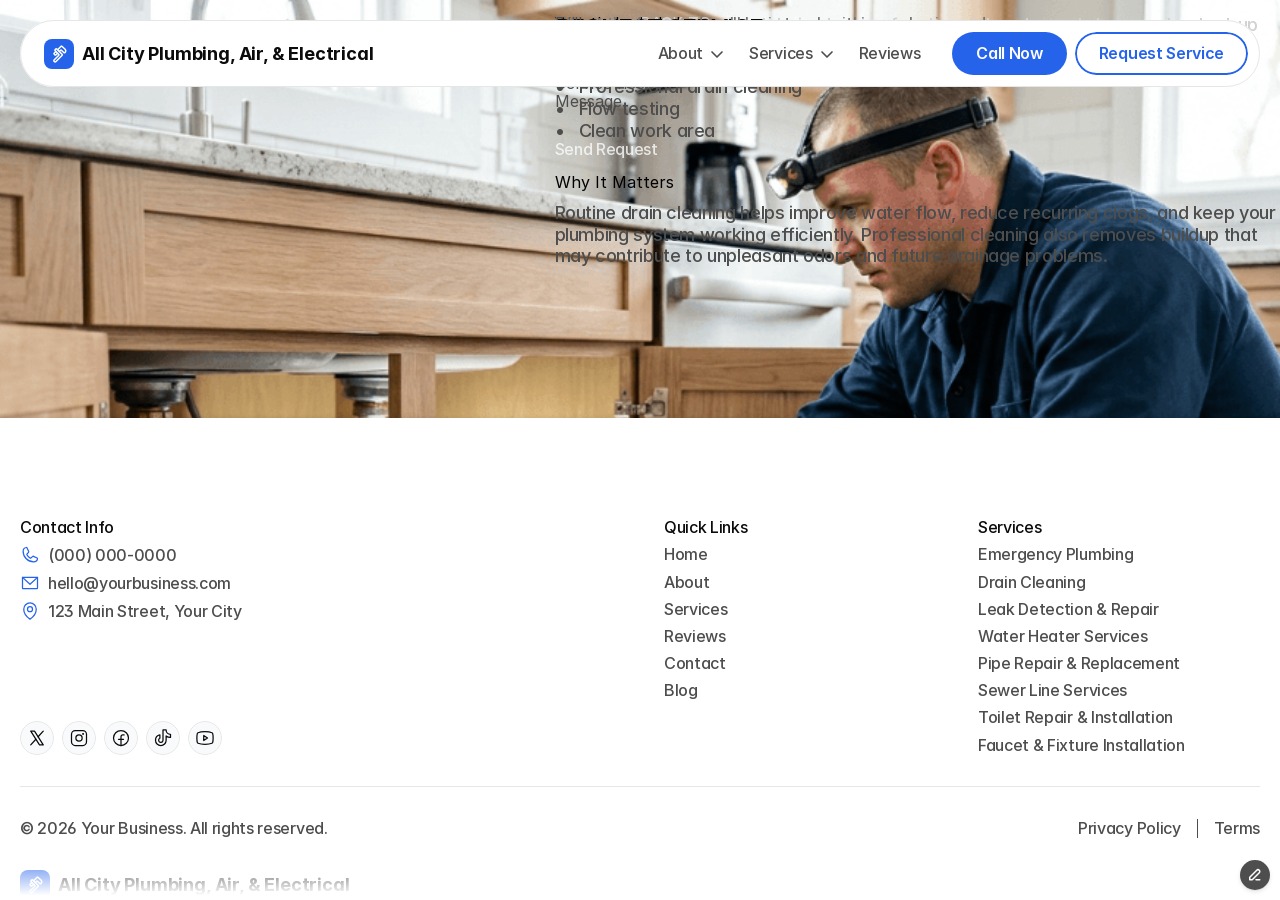
<file: services/drain-cleaning/index.html>
<!DOCTYPE html>
<html lang="en" dir="ltr"><head>
<base href="/">
<link rel="stylesheet" href="/styles.css"><script>(function(){var f=window.fetch;window.fetch=function(u,o){if(typeof u==='string'&&u.includes('.framercms')){return f('/assets/cms/'+u.split('/').pop(),o);}return f(u,o);};})();</script><script src="assets/js/popups-script.js"></script>
	<meta charset="utf-8">
	<meta name="viewport" content="width=device-width">
	<meta name="generator" content="Framer d22cd96">
	<title>Drain Cleaning - Plumbing Pro</title>
    <meta name="description" content="Plumbing Pro is a high-converting plumbing website template built for local service businesses. Generate leads through forms and call actions, launch fast with easy customization, and grow with SEO-ready service pages and blog CMS.">
    <meta name="framer-search-index" content="https://framerusercontent.com/sites/7fo2Bcs0rbRG9XYIEO4CnJ/searchIndex-yfVfT9ELV8GW.json">
    <meta name="framer-search-index-fallback" content="https://framerusercontent.com/sites/7fo2Bcs0rbRG9XYIEO4CnJ/searchIndex-JojfMlQQpAFr.json">
    <link href="assets/images/image-extra-1.svg" rel="icon" media="(prefers-color-scheme: light)">
    <link href="assets/images/image-extra-1.svg" rel="icon" media="(prefers-color-scheme: dark)">
    <!-- Open Graph -->
    <meta property="og:type" content="website">
    <meta property="og:title" content="Plumbing Pro - Plumbing Website Template">
    <meta property="og:description" content="Plumbing Pro is a high-converting plumbing website template built for local service businesses. Generate leads through forms and call actions, launch fast with easy customization, and grow with SEO-ready service pages and blog CMS.">
    <meta property="og:image" content="assets/images/image-extra-2.png">
    <!-- X -->
    <meta name="twitter:card" content="summary_large_image">
    <meta name="twitter:title" content="Plumbing Pro - Plumbing Website Template">
    <meta name="twitter:description" content="Plumbing Pro is a high-converting plumbing website template built for local service businesses. Generate leads through forms and call actions, launch fast with easy customization, and grow with SEO-ready service pages and blog CMS.">
    <meta name="twitter:image" content="assets/images/image-extra-2.png">
	
	
	<script>try{if(localStorage.getItem("__framer_force_showing_editorbar_since")){const n=document.createElement("link");n.rel="modulepreload";n.href="https://framer.com/edit/init.mjs";document.head.appendChild(n)}}catch(e){}</script><link rel="modulepreload" href="https://framer.com/edit/init.mjs">
	<!-- Start of headStart -->
    
    <!-- End of headStart -->
	
	
	<link href="https://fonts.gstatic.com" rel="preconnect" crossorigin="">
	
	<!-- Start of headEnd -->
    
    <!-- End of headEnd -->
	
<meta name="robots" content="max-image-preview:large"></head>
<body>
	
	<!-- Start of bodyStart -->
    
    <!-- End of bodyStart -->
	<script data-relative-date-script="global">!function(){var c=new Map;function p(e,t,n){let r=[n,{numeric:t,style:e}],o=JSON.stringify(r),s=c.get(o);if(s)return s;let i=new Intl.RelativeTimeFormat(...r);return c.set(o,i),i}function D(e,t,n,a,r,o,s){let i=U(e,t,n),d=F(e,t,i),u=p(a,r,s).format(d,i);return o?R(u):u}function R(e){return e.charAt(0).toUpperCase()+e.slice(1)}function U(e,t,n){if(n!=="auto")return n;let a=T(e,t);if(Math.abs(a)<=7)return"day";let r=g(e,t);if(Math.abs(r)<=4)return"week";let o=v(e,t);return Math.abs(o)<=12?"month":"year"}var h=1e3,y=6e4,C=36e5,M=864e5,w=6048e5;function F(e,t,n){let a=e.getTime()-t.getTime();switch(n){case"second":return Math.trunc(a/h);case"minute":return Math.trunc(a/y);case"hour":return Math.trunc(a/C);case"day":return T(e,t);case"week":return g(e,t);case"month":return v(e,t);case"quarter":return _(e,t);case"year":return x(e,t)}let r=n}function l(e){let t=new Date(e);return t.setUTCHours(0,0,0,0),t}function T(e,t){let n=l(e).getTime(),a=l(t).getTime();return Math.round((n-a)/M)}function f(e){let t=new Date(e),n=t.getUTCDay(),a=(n<1?7:0)+n-1;return t.setUTCDate(t.getUTCDate()-a),t.setUTCHours(0,0,0,0),t}function g(e,t){let n=f(e).getTime(),a=f(t).getTime();return Math.round((n-a)/w)}function v(e,t){let n=e.getUTCFullYear()-t.getUTCFullYear(),a=e.getUTCMonth()-t.getUTCMonth();return n*12+a}function m(e){let t=e.getUTCMonth();return Math.trunc(t/3)}function _(e,t){let n=e.getUTCFullYear()-t.getUTCFullYear(),a=m(e)-m(t);return n*4+a}function x(e,t){return e.getUTCFullYear()-t.getUTCFullYear()}window.__framer_formatRelativeDate=D;
}()</script>
	<div id="main"><div class="framer-aw8Ol framer-bup7n2" data-layout-template="true" style="min-height: 100vh; width: auto;"><div class="framer-1f7fu11-container"><nav class="framer-bpLmH framer-1gn59p1 framer-v-1gn59p1" data-framer-name="Desktop" data-hide-scrollbars="true" style="width: 100%; opacity: 1;"><div class="framer-a35pct" data-border="true" data-framer-name="Container" style="--border-bottom-width: 1px; --border-color: var(--token-c6608427-1ec8-43a2-a71f-f5792184d5c6, rgb(222, 222, 222)); --border-left-width: 1px; --border-right-width: 1px; --border-style: solid; --border-top-width: 1px; background-color: var(--token-d3e9557f-f85b-4aae-a29d-46760aaacc76, rgb(255, 255, 255)); border-radius: 50px; opacity: 1;"><div class="framer-5giyrs" data-framer-name="Top" style="--border-bottom-width: 0px; --border-color: rgba(0, 0, 0, 0); --border-left-width: 0px; --border-right-width: 0px; --border-style: solid; --border-top-width: 0px; background-color: rgba(255, 255, 255, 0); border-radius: 0px; opacity: 1;"><div class="framer-40gmu5-container" style="opacity: 1;"><a aria-label="Logo" class="framer-TGvIf framer-bzs0qu framer-v-bzs0qu framer-11bots9" data-framer-name="Dark" data-highlight="true" href="../" tabindex="0" style="opacity: 1;"><div class="framer-135qb1q" style="background-color: var(--token-2dbee46b-8e86-409b-908d-18389383084d); border-radius: 8px; opacity: 1;"><svg class="framer-A9vlY framer-1vcke5y" role="presentation" viewBox="0 0 24 24" style="--1m6trwb: 0; --21h8s6: var(--token-d3e9557f-f85b-4aae-a29d-46760aaacc76); --pgex8v: 2; opacity: 1;"><use href="#607465410"></use></svg></div><div class="framer-6nkd08" data-framer-name="Brand Name" data-framer-component-type="RichTextContainer" style="--extracted-r6o4lv: var(--token-25e562c2-4c2e-400c-b4bf-8b236b621b0e); transform: none; opacity: 1;"><p dir="auto" class="framer-text" style="--font-selector: SW50ZXItQm9sZA==; --framer-font-open-type-features: 'blwf' on, 'cv03' on, 'cv04' on, 'cv09' on, 'cv11' on; --framer-font-size: 18px; --framer-font-weight: 700; --framer-letter-spacing: -0.01em; --framer-text-color: var(--extracted-r6o4lv, var(--token-25e562c2-4c2e-400c-b4bf-8b236b621b0e));">All City Plumbing, Air, &amp; Electrical</p></div></a></div></div><div class="framer-o3fenq" data-framer-appear-id="o3fenq" data-framer-name="Bottom" style="--border-bottom-width: 0px; --border-color: rgba(0, 0, 0, 0); --border-left-width: 0px; --border-right-width: 0px; --border-style: solid; --border-top-width: 0px; background-color: rgba(0, 0, 0, 0); border-radius: 0px; opacity: 1; transform: none;"><div class="framer-1euw8u9" data-framer-name="Menus" style="opacity: 1;"><div class="framer-4vvrox-container" id="undefined-4vvrox" style="opacity: 1;"><a class="framer-4S8ok framer-Lw7GL framer-ggi9rj framer-v-ggi9rj framer-1u1i0ei" data-framer-name="Default" data-highlight="true" href="../about-us" tabindex="0" style="opacity: 1;"><div class="framer-1seu5a1" data-framer-component-type="RichTextContainer" style="--framer-paragraph-spacing: 0px; transform: none; opacity: 1;"><p class="framer-text framer-styles-preset-1l8qnte" data-styles-preset="aRnYE1hxO" dir="auto">About</p></div><svg class="framer-2TOMF framer-9nq0oo" role="presentation" viewBox="0 0 24 24" style="--1m6trwb: 0; --21h8s6: var(--token-22c6f036-4896-4335-bba1-574341098826, rgb(77, 77, 77)); --pgex8v: 2.5; transform: none; opacity: 1;"><use href="#2741301580"></use></svg></a></div><div class="framer-1uvsv1j-container" id="undefined-1uvsv1j" style="opacity: 1;"><a class="framer-4S8ok framer-Lw7GL framer-ggi9rj framer-v-ggi9rj framer-1u1i0ei" data-framer-name="Default" data-highlight="true" href="../services" tabindex="0" style="opacity: 1;"><div class="framer-1seu5a1" data-framer-component-type="RichTextContainer" style="--framer-paragraph-spacing: 0px; transform: none; opacity: 1;"><p class="framer-text framer-styles-preset-1l8qnte" data-styles-preset="aRnYE1hxO" dir="auto">Services</p></div><svg class="framer-2TOMF framer-9nq0oo" role="presentation" viewBox="0 0 24 24" style="--1m6trwb: 0; --21h8s6: var(--token-22c6f036-4896-4335-bba1-574341098826, rgb(77, 77, 77)); --pgex8v: 2.5; transform: none; opacity: 1;"><use href="#2741301580"></use></svg></a></div><div class="framer-dqi53g-container" style="opacity: 1;"><a class="framer-4S8ok framer-Lw7GL framer-ggi9rj framer-v-ggi9rj framer-1u1i0ei" data-framer-name="Default" data-highlight="true" href="../reviews" tabindex="0" style="opacity: 1;"><div class="framer-1seu5a1" data-framer-component-type="RichTextContainer" style="--framer-paragraph-spacing: 0px; transform: none; opacity: 1;"><p class="framer-text framer-styles-preset-1l8qnte" data-styles-preset="aRnYE1hxO" dir="auto">Reviews</p></div></a></div></div><div class="framer-gskov9" data-framer-name="CTAs" style="opacity: 1;"><div class="framer-e3y6tv-container" style="opacity: 1;"><a class="framer-ZRJLG framer-qcO23 framer-u3138m framer-v-u3138m framer-5ry2m" data-framer-name="Button Primary" data-highlight="true" href="tel:1234567890" rel="noopener" tabindex="0" style="--border-bottom-width: 0px; --border-color: rgba(0, 0, 0, 0); --border-left-width: 0px; --border-right-width: 0px; --border-style: solid; --border-top-width: 0px; backdrop-filter: none; background-color: var(--token-2dbee46b-8e86-409b-908d-18389383084d, rgb(59, 130, 246)); border-radius: 50px; opacity: 1;"><div class="framer-1ac1mem" data-framer-component-type="RichTextContainer" style="--extracted-r6o4lv: var(--token-a7058ff3-7dd0-4161-bc4d-0be900207058, rgb(250, 250, 250)); --framer-link-text-color: rgb(0, 153, 255); --framer-link-text-decoration: underline; transform: none; opacity: 1;"><p class="framer-text framer-styles-preset-rr2v9c" data-styles-preset="SYTKcKlP4" dir="auto" style="--framer-text-color: var(--extracted-r6o4lv, var(--token-a7058ff3-7dd0-4161-bc4d-0be900207058, rgb(250, 250, 250)));">Call Now</p></div></a></div><div class="framer-eio9fn-container" style="opacity: 1;"><a class="framer-ZRJLG framer-qcO23 framer-u3138m framer-v-1y5bxmx framer-5ry2m" data-framer-name="Button Tertiary" data-highlight="true" data-border="true" href="../contact" tabindex="0" style="--border-bottom-width: 2px; --border-color: var(--token-2dbee46b-8e86-409b-908d-18389383084d, rgb(37, 99, 235)); --border-left-width: 2px; --border-right-width: 2px; --border-style: solid; --border-top-width: 2px; backdrop-filter: none; background-color: rgba(0, 0, 0, 0); border-radius: 50px; opacity: 1;"><div class="framer-1ac1mem" data-framer-component-type="RichTextContainer" style="--extracted-r6o4lv: var(--token-2dbee46b-8e86-409b-908d-18389383084d, rgb(37, 99, 235)); --framer-link-text-color: rgb(0, 153, 255); --framer-link-text-decoration: underline; transform: none; opacity: 1;"><p class="framer-text framer-styles-preset-rr2v9c" data-styles-preset="SYTKcKlP4" dir="auto" style="--framer-text-color: var(--extracted-r6o4lv, var(--token-2dbee46b-8e86-409b-908d-18389383084d, rgb(37, 99, 235)));">Request Service</p></div></a></div></div></div></div></nav></div><div data-framer-root="" class="framer-ybzea framer-S75yf framer-ywpP8 framer-1K9Gz framer-aSp61 framer-crQoO framer-5Pqwy framer-cz81vx" style="min-height: 100vh; width: auto; display: contents;"><section as="section" class="framer-1lxgcn6" data-framer-name="Hero"><div data-framer-background-image-wrapper="true" style="position: absolute; border-radius: inherit; corner-shape: inherit; inset: 0px;"><img decoding="auto" width="1092" height="614" sizes="calc(100vw - 40px)" srcset="assets/images/hands-cleaning-a-kitchen-sink-drain-and-strainer-1.png 512w,assets/images/hands-cleaning-a-kitchen-sink-drain-and-strainer-2.png 1024w,assets/images/hands-cleaning-a-kitchen-sink-drain-and-strainer-3.png 1092w" src="assets/images/hands-cleaning-a-kitchen-sink-drain-and-strainer-3.png" alt="Hands cleaning a kitchen sink drain and strainer" style="display: block; width: 100%; height: 100%; border-radius: inherit; corner-shape: inherit; object-position: center center; object-fit: cover;"></div><div class="framer-4noutr" data-framer-name="Overlay"></div><div class="framer-1fb5oxf" data-framer-name="Container"><div class="framer-1cb1pgx" data-framer-name="Heading"><div class="framer-g0rfht" data-framer-name="Text"><div class="framer-s4cdm-container"><a class="framer-yQ37r framer-6Be1C framer-1tk3etq framer-v-1tk3etq framer-52liuy" data-border="true" data-framer-name="Variant 1" href="../services" style="--border-bottom-width: 1px; --border-color: var(--token-736366c7-ecf8-4462-8d2d-8c2df44c8f8a, rgba(237, 237, 237, 0.1)); --border-left-width: 1px; --border-right-width: 1px; --border-style: solid; --border-top-width: 1px; backdrop-filter: blur(5px); background-color: var(--token-79d96bfb-6955-4ff1-9a7e-67b38bf957f8, rgba(255, 255, 255, 0.1)); border-radius: 6px; opacity: 1;"><div class="framer-bm0if7" data-framer-name="Arrows" style="opacity: 1;"><svg class="framer-VHcoG framer-k3un54" role="presentation" viewBox="0 0 24 24" style="--1m6trwb: 0; --21h8s6: var(--token-9de12388-4193-4293-859c-8d1f64f07a59, rgb(230, 230, 230)); --pgex8v: 1.5; transform: rotate(180deg); opacity: 1;"><use href="#3855583215"></use></svg><svg class="framer-VHcoG framer-13yvxem" role="presentation" viewBox="0 0 24 24" style="--1m6trwb: 0; --21h8s6: var(--token-9de12388-4193-4293-859c-8d1f64f07a59, rgb(230, 230, 230)); --pgex8v: 1.5; transform: rotate(180deg); opacity: 1;"><use href="#3855583215"></use></svg></div><div class="framer-1azwcs8" data-framer-component-type="RichTextContainer" style="--extracted-r6o4lv: var(--token-9de12388-4193-4293-859c-8d1f64f07a59, rgb(204, 204, 204)); --framer-link-text-color: rgb(0, 153, 255); --framer-link-text-decoration: underline; transform: none; opacity: 1;"><p class="framer-text framer-styles-preset-xkwy3w" data-styles-preset="CkI0qR3HX" dir="auto" style="--framer-text-color: var(--extracted-r6o4lv, var(--token-9de12388-4193-4293-859c-8d1f64f07a59, rgb(204, 204, 204)));">BACK TO SERVICES</p></div></a></div><div class="framer-1l4ybr4" data-framer-component-type="RichTextContainer" style="transform: none;"><h1 class="framer-text framer-styles-preset-gq5mei" data-styles-preset="qpRd3ZN6x" dir="auto" style="--framer-text-alignment: center;">Drain Cleaning</h1></div><div class="framer-jaxv0d" data-framer-component-type="RichTextContainer" style="transform: none;"><p class="framer-text framer-styles-preset-1purr7g" data-styles-preset="V0qlIGPi5" dir="auto" style="--framer-text-alignment: center; --framer-text-color: var(--token-9de12388-4193-4293-859c-8d1f64f07a59, rgb(204, 204, 204));">Professional drain cleaning for slow sinks, clogged showers, backed-up tubs, and recurring household drainage issues.</p></div></div></div></div></section><section class="framer-18vwuqp" data-framer-name="Section" id="section"><div class="framer-fdbqm0" data-framer-name="Container"><div class="framer-1fjc0l6" data-framer-name="Content"><div class="framer-uu3dze" data-framer-component-type="RichTextContainer" style="transform: none;"><h2 dir="auto" class="framer-text framer-styles-preset-5whraw">What's Included</h2><ul dir="auto" class="framer-text"><li data-preset-tag="p" class="framer-text framer-styles-preset-1purr7g"><p class="framer-text framer-styles-preset-1purr7g">Drain inspection</p></li><li data-preset-tag="p" class="framer-text framer-styles-preset-1purr7g"><p class="framer-text framer-styles-preset-1purr7g">Clog removal</p></li><li data-preset-tag="p" class="framer-text framer-styles-preset-1purr7g"><p class="framer-text framer-styles-preset-1purr7g">Professional drain cleaning</p></li><li data-preset-tag="p" class="framer-text framer-styles-preset-1purr7g"><p class="framer-text framer-styles-preset-1purr7g">Flow testing</p></li><li data-preset-tag="p" class="framer-text framer-styles-preset-1purr7g"><p class="framer-text framer-styles-preset-1purr7g">Clean work area</p></li></ul><p dir="auto" class="framer-text framer-styles-preset-1purr7g"><br class="framer-text trailing-break"></p><h2 dir="auto" class="framer-text framer-styles-preset-5whraw">Why It Matters</h2><p dir="auto" class="framer-text framer-styles-preset-1purr7g">Routine drain cleaning helps improve water flow, reduce recurring clogs, and keep your plumbing system working efficiently. Professional cleaning also removes buildup that may contribute to unpleasant odors and future drainage problems.</p></div></div><div class="framer-yxrc2t-container"><form class="framer-gtN8N framer-8GLHA framer-Lw7GL framer-mdQSj framer-17fyrf5 framer-v-17fyrf5" data-border="true" data-framer-name="Form" style="--border-bottom-width: 1px; --border-color: var(--token-c6608427-1ec8-43a2-a71f-f5792184d5c6, rgb(222, 222, 222)); --border-left-width: 1px; --border-right-width: 1px; --border-style: solid; --border-top-width: 1px; background-color: var(--token-d3e9557f-f85b-4aae-a29d-46760aaacc76, rgb(255, 255, 255)); width: 100%; border-radius: 16px; opacity: 1;"><div class="framer-1x4o8rk" data-framer-name="Text" style="opacity: 1;"><div class="framer-e5l6tn" data-framer-component-type="RichTextContainer" style="--framer-link-text-color: rgb(0, 153, 255); --framer-link-text-decoration: underline; transform: none; opacity: 1;"><p class="framer-text framer-styles-preset-1kjdcoj" data-styles-preset="zap0uQULT" dir="auto">REQUEST SERVICE</p></div><div class="framer-5ncoa9" data-framer-component-type="RichTextContainer" style="--extracted-r6o4lv: var(--token-7bc10099-a9ad-4747-9b51-be6f29dec0a2, rgb(117, 117, 117)); --framer-link-text-color: rgb(0, 153, 255); --framer-link-text-decoration: underline; transform: none; opacity: 1;"><p class="framer-text framer-styles-preset-1l8qnte" data-styles-preset="aRnYE1hxO" dir="auto" style="--framer-text-color: var(--extracted-r6o4lv, var(--token-7bc10099-a9ad-4747-9b51-be6f29dec0a2, rgb(117, 117, 117)));">Fill out the form and we'll be in touch within one business day.</p></div></div><div class="framer-129f7be" data-framer-name="Inputs" style="opacity: 1;"><label class="framer-1axdk4f" style="opacity: 1;"><div class="framer-ssygmf" data-framer-component-type="RichTextContainer" style="--extracted-r6o4lv: var(--token-22c6f036-4896-4335-bba1-574341098826, rgb(77, 77, 77)); transform: none; opacity: 1;"><p class="framer-text framer-styles-preset-1aeiplo" data-styles-preset="ixBLPKkP8" dir="auto" style="--framer-text-color: var(--extracted-r6o4lv, var(--token-22c6f036-4896-4335-bba1-574341098826, rgb(77, 77, 77)));">Full name</p></div><div class="framer-form-text-input framer-form-input-wrapper framer-13j2i3w framer-form-text-input-type" style="--framer-input-background: var(--token-32cbc61f-8526-4819-a424-95a54e2d5c8b, rgb(245, 245, 245)); --framer-input-border-bottom-width: 1px; --framer-input-border-color: var(--token-c6608427-1ec8-43a2-a71f-f5792184d5c6, rgb(227, 227, 227)); --framer-input-border-left-width: 1px; --framer-input-border-radius-bottom-left: 6px; --framer-input-border-radius-bottom-right: 6px; --framer-input-border-radius-top-left: 6px; --framer-input-border-radius-top-right: 6px; --framer-input-border-right-width: 1px; --framer-input-border-style: solid; --framer-input-border-top-width: 1px; --framer-input-font-color: var(--token-25e562c2-4c2e-400c-b4bf-8b236b621b0e, rgb(11, 11, 11)); --framer-input-icon-color: rgb(153, 153, 153); --framer-input-placeholder-color: var(--token-7bc10099-a9ad-4747-9b51-be6f29dec0a2, rgb(117, 117, 117)); opacity: 1;"><input type="text" required="" name="Full name" placeholder="Jane Smith" class="framer-form-input framer-form-input-empty" value=""></div></label><div class="framer-1k7m5bm" data-framer-name="Group" style="opacity: 1;"><label class="framer-flxbxc" style="opacity: 1;"><div class="framer-rxrdk9" data-framer-component-type="RichTextContainer" style="--extracted-r6o4lv: var(--token-22c6f036-4896-4335-bba1-574341098826, rgb(77, 77, 77)); transform: none; opacity: 1;"><p class="framer-text framer-styles-preset-1aeiplo" data-styles-preset="ixBLPKkP8" dir="auto" style="--framer-text-color: var(--extracted-r6o4lv, var(--token-22c6f036-4896-4335-bba1-574341098826, rgb(77, 77, 77)));">Email</p></div><div class="framer-form-text-input framer-form-input-wrapper framer-dwg8n4" style="--framer-input-background: var(--token-32cbc61f-8526-4819-a424-95a54e2d5c8b, rgb(245, 245, 245)); --framer-input-border-bottom-width: 1px; --framer-input-border-color: var(--token-c6608427-1ec8-43a2-a71f-f5792184d5c6, rgb(227, 227, 227)); --framer-input-border-left-width: 1px; --framer-input-border-radius-bottom-left: 6px; --framer-input-border-radius-bottom-right: 6px; --framer-input-border-radius-top-left: 6px; --framer-input-border-radius-top-right: 6px; --framer-input-border-right-width: 1px; --framer-input-border-style: solid; --framer-input-border-top-width: 1px; --framer-input-font-color: var(--token-25e562c2-4c2e-400c-b4bf-8b236b621b0e, rgb(11, 11, 11)); --framer-input-icon-color: rgb(153, 153, 153); --framer-input-placeholder-color: var(--token-7bc10099-a9ad-4747-9b51-be6f29dec0a2, rgb(117, 117, 117)); opacity: 1;"><input type="email" required="" name="Email" placeholder="jane@gmail.com" class="framer-form-input framer-form-input-empty" value=""></div></label><label class="framer-wt1oq" style="opacity: 1;"><div class="framer-1wm2qls" data-framer-component-type="RichTextContainer" style="--extracted-r6o4lv: var(--token-22c6f036-4896-4335-bba1-574341098826, rgb(77, 77, 77)); transform: none; opacity: 1;"><p class="framer-text framer-styles-preset-1aeiplo" data-styles-preset="ixBLPKkP8" dir="auto" style="--framer-text-color: var(--extracted-r6o4lv, var(--token-22c6f036-4896-4335-bba1-574341098826, rgb(77, 77, 77)));">Phone</p></div><div class="framer-form-text-input framer-form-input-wrapper framer-1mp9z65 framer-form-text-input-type" style="--framer-input-background: var(--token-32cbc61f-8526-4819-a424-95a54e2d5c8b, rgb(245, 245, 245)); --framer-input-border-bottom-width: 1px; --framer-input-border-color: var(--token-c6608427-1ec8-43a2-a71f-f5792184d5c6, rgb(227, 227, 227)); --framer-input-border-left-width: 1px; --framer-input-border-radius-bottom-left: 6px; --framer-input-border-radius-bottom-right: 6px; --framer-input-border-radius-top-left: 6px; --framer-input-border-radius-top-right: 6px; --framer-input-border-right-width: 1px; --framer-input-border-style: solid; --framer-input-border-top-width: 1px; --framer-input-font-color: var(--token-25e562c2-4c2e-400c-b4bf-8b236b621b0e, rgb(11, 11, 11)); --framer-input-icon-color: rgb(153, 153, 153); --framer-input-placeholder-color: var(--token-7bc10099-a9ad-4747-9b51-be6f29dec0a2, rgb(117, 117, 117)); opacity: 1;"><input type="text" required="" name="Phone" placeholder="(123) 456-7890" class="framer-form-input framer-form-input-empty" value=""></div></label></div><label class="framer-1i9v7qi" style="opacity: 1;"><div class="framer-7znmqw" data-framer-component-type="RichTextContainer" style="--extracted-r6o4lv: var(--token-22c6f036-4896-4335-bba1-574341098826, rgb(77, 77, 77)); transform: none; opacity: 1;"><p class="framer-text framer-styles-preset-1aeiplo" data-styles-preset="ixBLPKkP8" dir="auto" style="--framer-text-color: var(--extracted-r6o4lv, var(--token-22c6f036-4896-4335-bba1-574341098826, rgb(77, 77, 77)));">Service needed</p></div><div class="framer-form-input-wrapper framer-form-select-wrapper framer-12z6f32" style="--framer-input-background: var(--token-32cbc61f-8526-4819-a424-95a54e2d5c8b, rgb(245, 245, 245)); --framer-input-border-bottom-width: 1px; --framer-input-border-color: var(--token-c6608427-1ec8-43a2-a71f-f5792184d5c6, rgb(227, 227, 227)); --framer-input-border-left-width: 1px; --framer-input-border-radius-bottom-left: 6px; --framer-input-border-radius-bottom-right: 6px; --framer-input-border-radius-top-left: 6px; --framer-input-border-radius-top-right: 6px; --framer-input-border-right-width: 1px; --framer-input-border-style: solid; --framer-input-border-top-width: 1px; --framer-input-font-color: var(--token-25e562c2-4c2e-400c-b4bf-8b236b621b0e, rgb(11, 11, 11)); --framer-input-icon-color: rgb(153, 153, 153); --framer-input-invalid-text-color: var(--token-7bc10099-a9ad-4747-9b51-be6f29dec0a2, rgb(117, 117, 117)); opacity: 1;"><select name="Service needed" required="" class="framer-form-input"><option value="" disabled="" selected="">Select...</option><option value="Emergency Plumbing">Emergency Plumbing</option><option value="Drain Cleaning">Drain Cleaning</option><option value="Leak Detection &amp; Repair">Leak Detection &amp; Repair</option><option value="Water Heater Services">Water Heater Services</option><option value="Pipe Repair &amp; Replacement">Pipe Repair &amp; Replacement</option><option value="Sewer Line Services">Sewer Line Services</option><option value="Toilet Repair &amp; Installation">Toilet Repair &amp; Installation</option><option value="Faucet &amp; Fixture Installation">Faucet &amp; Fixture Installation</option><option value="Other">Other</option></select></div></label><label class="framer-ge8qq6" style="opacity: 1;"><div class="framer-cydjir" data-framer-component-type="RichTextContainer" style="--extracted-r6o4lv: var(--token-22c6f036-4896-4335-bba1-574341098826, rgb(77, 77, 77)); transform: none; opacity: 1;"><p class="framer-text framer-styles-preset-1aeiplo" data-styles-preset="ixBLPKkP8" dir="auto" style="--framer-text-color: var(--extracted-r6o4lv, var(--token-22c6f036-4896-4335-bba1-574341098826, rgb(77, 77, 77)));">Message</p></div><div class="framer-form-text-input framer-form-input-wrapper framer-23aiyj framer-form-textarea-input-type" style="--framer-input-background: var(--token-32cbc61f-8526-4819-a424-95a54e2d5c8b, rgb(245, 245, 245)); --framer-input-border-bottom-width: 1px; --framer-input-border-color: var(--token-c6608427-1ec8-43a2-a71f-f5792184d5c6, rgb(227, 227, 227)); --framer-input-border-left-width: 1px; --framer-input-border-radius-bottom-left: 6px; --framer-input-border-radius-bottom-right: 6px; --framer-input-border-radius-top-left: 6px; --framer-input-border-radius-top-right: 6px; --framer-input-border-right-width: 1px; --framer-input-border-style: solid; --framer-input-border-top-width: 1px; --framer-input-font-color: var(--token-25e562c2-4c2e-400c-b4bf-8b236b621b0e, rgb(11, 11, 11)); --framer-input-icon-color: rgb(153, 153, 153); --framer-input-placeholder-color: var(--token-7bc10099-a9ad-4747-9b51-be6f29dec0a2, rgb(117, 117, 117)); opacity: 1;"><textarea required="" name="Message" placeholder="Briefly describe your HVAC needs..." class="framer-form-input"></textarea></div></label><div class="framer-kftqdx-container" data-framer-name="Form Button" name="Form Button" style="opacity: 1;"><button name="Form Button" type="submit" class="framer-RV8mY framer-Lw7GL framer-1y72rlh framer-v-tk2wer" data-framer-name="Disabled" data-reset="button" style="background-color: var(--token-2dbee46b-8e86-409b-908d-18389383084d, rgb(37, 99, 235)); width: 100%; border-radius: 4px; opacity: 0.8;"><div class="framer-si6cn2" data-framer-component-type="RichTextContainer" style="--extracted-r6o4lv: var(--token-a7058ff3-7dd0-4161-bc4d-0be900207058, rgb(250, 250, 250)); --framer-link-text-color: rgb(0, 153, 255); --framer-link-text-decoration: underline; transform: none; opacity: 1;"><p class="framer-text framer-styles-preset-1l8qnte" data-styles-preset="aRnYE1hxO" dir="auto" style="--framer-text-color: var(--extracted-r6o4lv, var(--token-a7058ff3-7dd0-4161-bc4d-0be900207058, rgb(250, 250, 250)));">Send Request</p></div></button></div></div><input type="text" name="website" tabindex="-1" autocomplete="one-time-code" aria-hidden="true" data-1p-ignore="true" data-lpignore="true" data-form-type="other" data-bwignore="true" value="" style="position: absolute; transform: scale(0);"><input type="text" name="company" tabindex="-1" autocomplete="one-time-code" aria-hidden="true" data-1p-ignore="true" data-lpignore="true" data-form-type="other" data-bwignore="true" value="" style="position: absolute; transform: scale(0);"><input type="text" name="message" tabindex="-1" autocomplete="one-time-code" aria-hidden="true" data-1p-ignore="true" data-lpignore="true" data-form-type="other" data-bwignore="true" value="" style="position: absolute; transform: scale(0);"><input type="text" name="subject" tabindex="-1" autocomplete="one-time-code" aria-hidden="true" data-1p-ignore="true" data-lpignore="true" data-form-type="other" data-bwignore="true" value="" style="position: absolute; transform: scale(0);"><input type="text" name="title" tabindex="-1" autocomplete="one-time-code" aria-hidden="true" data-1p-ignore="true" data-lpignore="true" data-form-type="other" data-bwignore="true" value="" style="position: absolute; transform: scale(0);"><input type="text" name="description" tabindex="-1" autocomplete="one-time-code" aria-hidden="true" data-1p-ignore="true" data-lpignore="true" data-form-type="other" data-bwignore="true" value="" style="position: absolute; transform: scale(0);"><input type="text" name="feedback" tabindex="-1" autocomplete="one-time-code" aria-hidden="true" data-1p-ignore="true" data-lpignore="true" data-form-type="other" data-bwignore="true" value="" style="position: absolute; transform: scale(0);"><input type="text" name="notes" tabindex="-1" autocomplete="one-time-code" aria-hidden="true" data-1p-ignore="true" data-lpignore="true" data-form-type="other" data-bwignore="true" value="" style="position: absolute; transform: scale(0);"><input type="text" name="details" tabindex="-1" autocomplete="one-time-code" aria-hidden="true" data-1p-ignore="true" data-lpignore="true" data-form-type="other" data-bwignore="true" value="" style="position: absolute; transform: scale(0);"><input type="text" name="remarks" tabindex="-1" autocomplete="one-time-code" aria-hidden="true" data-1p-ignore="true" data-lpignore="true" data-form-type="other" data-bwignore="true" value="" style="position: absolute; transform: scale(0);"><input type="text" name="comments" tabindex="-1" autocomplete="one-time-code" aria-hidden="true" data-1p-ignore="true" data-lpignore="true" data-form-type="other" data-bwignore="true" value="" style="position: absolute; transform: scale(0);"></form></div></div></section></div><div id="overlay"></div><div class="framer-pg0ymy"></div><div class="framer-6cj5k8-container"><div class="framer-JodfV framer-Lw7GL framer-up2e8r framer-v-up2e8r" data-framer-name="Desktop" style="background-color: var(--token-d3e9557f-f85b-4aae-a29d-46760aaacc76, rgb(255, 255, 255)); width: 100%; box-shadow: rgba(0, 0, 0, 0.08) 0px -1px 4px 0px; opacity: 1;"><div class="framer-1ohebmm" data-framer-name="Container" style="opacity: 1;"><div class="framer-j9rl1y" data-border="true" data-framer-name="Top" style="--border-bottom-width: 1px; --border-color: var(--token-c6608427-1ec8-43a2-a71f-f5792184d5c6, rgb(222, 222, 222)); --border-left-width: 0px; --border-right-width: 0px; --border-style: solid; --border-top-width: 0px; opacity: 1;"><div class="framer-1brq2jl" data-framer-name="Heading" style="opacity: 1;"><div class="framer-oxgiav" data-framer-name="Contact Info" style="opacity: 1;"><div class="framer-lwlyhj" data-framer-component-type="RichTextContainer" style="--extracted-r6o4lv: var(--token-25e562c2-4c2e-400c-b4bf-8b236b621b0e, rgb(11, 11, 11)); --framer-link-text-color: rgb(0, 153, 255); --framer-link-text-decoration: underline; transform: none; opacity: 1;"><p class="framer-text framer-styles-preset-1l8qnte" data-styles-preset="aRnYE1hxO" dir="auto" style="--framer-text-color: var(--extracted-r6o4lv, var(--token-25e562c2-4c2e-400c-b4bf-8b236b621b0e, rgb(11, 11, 11)));">Contact Info</p></div><div class="framer-k6a48u-container" style="opacity: 1;"><div class="framer-IBbYx framer-ywpP8 framer-crQoO framer-Lw7GL framer-17f6pum framer-v-1uyeikf" data-framer-name="Footer Variant" style="width: 100%; opacity: 1;"><div class="framer-pjzjwt" data-border="true" data-framer-name="Icon" style="--border-bottom-width: 0px; --border-color: var(--token-c6608427-1ec8-43a2-a71f-f5792184d5c6, rgb(222, 222, 222)); --border-left-width: 0px; --border-right-width: 0px; --border-style: solid; --border-top-width: 0px; background-color: rgba(0, 0, 0, 0); border-radius: 4px; opacity: 1;"><svg class="framer-C6MlI framer-xhts77" role="presentation" viewBox="0 0 24 24" style="--1m6trwb: 0; --21h8s6: var(--token-2dbee46b-8e86-409b-908d-18389383084d, rgb(37, 99, 235)); --pgex8v: 1.5; opacity: 1;"><use href="#986463349"></use></svg></div><div class="framer-s88d04" data-framer-name="Text" style="opacity: 1;"><div class="framer-qw6h52" data-framer-component-type="RichTextContainer" style="transform: none; opacity: 1;"><p class="framer-text framer-styles-preset-1l8qnte" data-styles-preset="aRnYE1hxO" dir="auto"><a class="framer-text framer-styles-preset-29nrez" data-styles-preset="kY13NGqyP" href="tel:0000000000" rel="noopener">(000) 000-0000</a></p></div></div></div></div><div class="framer-5k41q5-container" style="opacity: 1;"><div class="framer-IBbYx framer-ywpP8 framer-crQoO framer-Lw7GL framer-17f6pum framer-v-1uyeikf" data-framer-name="Footer Variant" style="width: 100%; opacity: 1;"><div class="framer-pjzjwt" data-border="true" data-framer-name="Icon" style="--border-bottom-width: 0px; --border-color: var(--token-c6608427-1ec8-43a2-a71f-f5792184d5c6, rgb(222, 222, 222)); --border-left-width: 0px; --border-right-width: 0px; --border-style: solid; --border-top-width: 0px; background-color: rgba(0, 0, 0, 0); border-radius: 4px; opacity: 1;"><svg class="framer-kKX2d framer-xhts77" role="presentation" viewBox="0 0 24 24" style="--1m6trwb: 0; --21h8s6: var(--token-2dbee46b-8e86-409b-908d-18389383084d, rgb(37, 99, 235)); --pgex8v: 1.5; opacity: 1;"><use href="#99690465"></use></svg></div><div class="framer-s88d04" data-framer-name="Text" style="opacity: 1;"><div class="framer-qw6h52" data-framer-component-type="RichTextContainer" style="transform: none; opacity: 1;"><p class="framer-text framer-styles-preset-1l8qnte" data-styles-preset="aRnYE1hxO" dir="auto"><a class="framer-text framer-styles-preset-29nrez" data-styles-preset="kY13NGqyP" href="mailto:hello@yourbusiness.com" rel="noopener">hello@yourbusiness.com</a></p></div></div></div></div><div class="framer-u4ey26-container" style="opacity: 1;"><div class="framer-IBbYx framer-ywpP8 framer-crQoO framer-Lw7GL framer-17f6pum framer-v-1uyeikf" data-framer-name="Footer Variant" style="width: 100%; opacity: 1;"><div class="framer-pjzjwt" data-border="true" data-framer-name="Icon" style="--border-bottom-width: 0px; --border-color: var(--token-c6608427-1ec8-43a2-a71f-f5792184d5c6, rgb(222, 222, 222)); --border-left-width: 0px; --border-right-width: 0px; --border-style: solid; --border-top-width: 0px; background-color: rgba(0, 0, 0, 0); border-radius: 4px; opacity: 1;"><svg class="framer-XrTFE framer-xhts77" role="presentation" viewBox="0 0 24 24" style="--1m6trwb: 0; --21h8s6: var(--token-2dbee46b-8e86-409b-908d-18389383084d, rgb(37, 99, 235)); --pgex8v: 1.5; opacity: 1;"><use href="#4159562592"></use></svg></div><div class="framer-s88d04" data-framer-name="Text" style="opacity: 1;"><div class="framer-qw6h52" data-framer-component-type="RichTextContainer" style="transform: none; opacity: 1;"><p class="framer-text framer-styles-preset-1l8qnte" data-styles-preset="aRnYE1hxO" dir="auto"><a class="framer-text framer-styles-preset-29nrez" data-styles-preset="kY13NGqyP" href="https://maps.google.com" rel="noopener">123 Main Street, Your City</a></p></div></div></div></div></div><div class="framer-fksps6" data-framer-name="Socials" style="opacity: 1;"><div class="framer-jakdae-container" style="opacity: 1;"><a aria-label="Visit us on Twitter" class="framer-D9xcV framer-1lbj8ox framer-v-1lbj8ox framer-1ynuntw" data-border="true" data-framer-name="Variant 1" href="https://x.com" target="_blank" rel="noopener" style="--border-bottom-width: 1px; --border-color: var(--token-c6608427-1ec8-43a2-a71f-f5792184d5c6, rgb(222, 222, 222)); --border-left-width: 1px; --border-right-width: 1px; --border-style: solid; --border-top-width: 1px; background-color: var(--token-32cbc61f-8526-4819-a424-95a54e2d5c8b, rgb(245, 245, 245)); border-radius: 50px; opacity: 1;"><svg class="framer-QMsyA framer-1rg825w" role="presentation" viewBox="0 0 24 24" style="--1m6trwb: 0; --21h8s6: var(--token-25e562c2-4c2e-400c-b4bf-8b236b621b0e, rgb(11, 11, 11)); --pgex8v: 1.5; opacity: 1;"><use href="#1688045918"></use></svg></a></div><div class="framer-vlzujt-container" style="opacity: 1;"><a aria-label="Visit us on Instagram" class="framer-D9xcV framer-1lbj8ox framer-v-1lbj8ox framer-1ynuntw" data-border="true" data-framer-name="Variant 1" href="https://instagram.com" target="_blank" rel="noopener" style="--border-bottom-width: 1px; --border-color: var(--token-c6608427-1ec8-43a2-a71f-f5792184d5c6, rgb(222, 222, 222)); --border-left-width: 1px; --border-right-width: 1px; --border-style: solid; --border-top-width: 1px; background-color: var(--token-32cbc61f-8526-4819-a424-95a54e2d5c8b, rgb(245, 245, 245)); border-radius: 50px; opacity: 1;"><svg class="framer-SHCqu framer-1rg825w" role="presentation" viewBox="0 0 24 24" style="--1m6trwb: 0; --21h8s6: var(--token-25e562c2-4c2e-400c-b4bf-8b236b621b0e, rgb(11, 11, 11)); --pgex8v: 1.5; opacity: 1;"><use href="#942143898"></use></svg></a></div><div class="framer-1ocredj-container" style="opacity: 1;"><a aria-label="Visit us on Facebook" class="framer-D9xcV framer-1lbj8ox framer-v-1lbj8ox framer-1ynuntw" data-border="true" data-framer-name="Variant 1" href="https://facebook.com" target="_blank" rel="noopener" style="--border-bottom-width: 1px; --border-color: var(--token-c6608427-1ec8-43a2-a71f-f5792184d5c6, rgb(222, 222, 222)); --border-left-width: 1px; --border-right-width: 1px; --border-style: solid; --border-top-width: 1px; background-color: var(--token-32cbc61f-8526-4819-a424-95a54e2d5c8b, rgb(245, 245, 245)); border-radius: 50px; opacity: 1;"><svg class="framer-UHDx1 framer-1rg825w" role="presentation" viewBox="0 0 24 24" style="--1m6trwb: 0; --21h8s6: var(--token-25e562c2-4c2e-400c-b4bf-8b236b621b0e, rgb(11, 11, 11)); --pgex8v: 1.5; opacity: 1;"><use href="#1426455308"></use></svg></a></div><div class="framer-xxxmcp-container" style="opacity: 1;"><a aria-label="Visit us on Tiktok" class="framer-D9xcV framer-1lbj8ox framer-v-1lbj8ox framer-1ynuntw" data-border="true" data-framer-name="Variant 1" href="https://tiktok.com" target="_blank" rel="noopener" style="--border-bottom-width: 1px; --border-color: var(--token-c6608427-1ec8-43a2-a71f-f5792184d5c6, rgb(222, 222, 222)); --border-left-width: 1px; --border-right-width: 1px; --border-style: solid; --border-top-width: 1px; background-color: var(--token-32cbc61f-8526-4819-a424-95a54e2d5c8b, rgb(245, 245, 245)); border-radius: 50px; opacity: 1;"><svg class="framer-wQsp6 framer-1rg825w" role="presentation" viewBox="0 0 24 24" style="--1m6trwb: 0; --21h8s6: var(--token-25e562c2-4c2e-400c-b4bf-8b236b621b0e, rgb(11, 11, 11)); --pgex8v: 1.5; opacity: 1;"><use href="#4153440109"></use></svg></a></div><div class="framer-1yhqr8-container" style="opacity: 1;"><a aria-label="Visit us on YouTube" class="framer-D9xcV framer-1lbj8ox framer-v-1lbj8ox framer-1ynuntw" data-border="true" data-framer-name="Variant 1" href="https://youtube.com" target="_blank" rel="noopener" style="--border-bottom-width: 1px; --border-color: var(--token-c6608427-1ec8-43a2-a71f-f5792184d5c6, rgb(222, 222, 222)); --border-left-width: 1px; --border-right-width: 1px; --border-style: solid; --border-top-width: 1px; background-color: var(--token-32cbc61f-8526-4819-a424-95a54e2d5c8b, rgb(245, 245, 245)); border-radius: 50px; opacity: 1;"><svg class="framer-KIxjp framer-1rg825w" role="presentation" viewBox="0 0 24 24" style="--1m6trwb: 0; --21h8s6: var(--token-25e562c2-4c2e-400c-b4bf-8b236b621b0e, rgb(11, 11, 11)); --pgex8v: 1.5; opacity: 1;"><use href="#3761207643"></use></svg></a></div></div></div><div class="framer-a66arq" data-framer-name="Content" style="opacity: 1;"><div class="framer-z3z0p7" data-framer-name="Main Links" style="opacity: 1;"><div class="framer-sfzlo2" data-framer-name="Quick Links" style="opacity: 1;"><div class="framer-1llkqoh" data-framer-component-type="RichTextContainer" style="--extracted-r6o4lv: var(--token-25e562c2-4c2e-400c-b4bf-8b236b621b0e, rgb(11, 11, 11)); --framer-link-text-color: rgb(0, 153, 255); --framer-link-text-decoration: underline; transform: none; opacity: 1;"><p class="framer-text framer-styles-preset-1l8qnte" data-styles-preset="aRnYE1hxO" dir="auto" style="--framer-text-color: var(--extracted-r6o4lv, var(--token-25e562c2-4c2e-400c-b4bf-8b236b621b0e, rgb(11, 11, 11)));">Quick Links</p></div><div class="framer-18mnc24-container" style="opacity: 1;"><a class="framer-4S8ok framer-Lw7GL framer-ggi9rj framer-v-ggi9rj framer-1u1i0ei" data-framer-name="Default" data-highlight="true" href="../" tabindex="0" style="width: 100%; opacity: 1;"><div class="framer-1seu5a1" data-framer-component-type="RichTextContainer" style="--framer-paragraph-spacing: 0px; transform: none; opacity: 1;"><p class="framer-text framer-styles-preset-1l8qnte" data-styles-preset="aRnYE1hxO" dir="auto">Home</p></div></a></div><div class="framer-14t05l4-container" style="opacity: 1;"><a class="framer-4S8ok framer-Lw7GL framer-ggi9rj framer-v-ggi9rj framer-1u1i0ei" data-framer-name="Default" data-highlight="true" href="../about-us" tabindex="0" style="width: 100%; opacity: 1;"><div class="framer-1seu5a1" data-framer-component-type="RichTextContainer" style="--framer-paragraph-spacing: 0px; transform: none; opacity: 1;"><p class="framer-text framer-styles-preset-1l8qnte" data-styles-preset="aRnYE1hxO" dir="auto">About</p></div></a></div><div class="framer-163xfgb-container" style="opacity: 1;"><a class="framer-4S8ok framer-Lw7GL framer-ggi9rj framer-v-ggi9rj framer-1u1i0ei" data-framer-name="Default" data-highlight="true" href="../services" tabindex="0" style="width: 100%; opacity: 1;"><div class="framer-1seu5a1" data-framer-component-type="RichTextContainer" style="--framer-paragraph-spacing: 0px; transform: none; opacity: 1;"><p class="framer-text framer-styles-preset-1l8qnte" data-styles-preset="aRnYE1hxO" dir="auto">Services</p></div></a></div><div class="framer-1vxdy3r-container" style="opacity: 1;"><a class="framer-4S8ok framer-Lw7GL framer-ggi9rj framer-v-ggi9rj framer-1u1i0ei" data-framer-name="Default" data-highlight="true" href="../reviews" tabindex="0" style="width: 100%; opacity: 1;"><div class="framer-1seu5a1" data-framer-component-type="RichTextContainer" style="--framer-paragraph-spacing: 0px; transform: none; opacity: 1;"><p class="framer-text framer-styles-preset-1l8qnte" data-styles-preset="aRnYE1hxO" dir="auto">Reviews</p></div></a></div><div class="framer-1x21e5g-container" style="opacity: 1;"><a class="framer-4S8ok framer-Lw7GL framer-ggi9rj framer-v-ggi9rj framer-1u1i0ei" data-framer-name="Default" data-highlight="true" href="../contact" tabindex="0" style="width: 100%; opacity: 1;"><div class="framer-1seu5a1" data-framer-component-type="RichTextContainer" style="--framer-paragraph-spacing: 0px; transform: none; opacity: 1;"><p class="framer-text framer-styles-preset-1l8qnte" data-styles-preset="aRnYE1hxO" dir="auto">Contact</p></div></a></div><div class="framer-va0m2c-container" style="opacity: 1;"><a class="framer-4S8ok framer-Lw7GL framer-ggi9rj framer-v-ggi9rj framer-1u1i0ei" data-framer-name="Default" data-highlight="true" href="../blog" tabindex="0" style="width: 100%; opacity: 1;"><div class="framer-1seu5a1" data-framer-component-type="RichTextContainer" style="--framer-paragraph-spacing: 0px; transform: none; opacity: 1;"><p class="framer-text framer-styles-preset-1l8qnte" data-styles-preset="aRnYE1hxO" dir="auto">Blog</p></div></a></div></div><div class="framer-flp5dz" data-framer-name="Services" style="opacity: 1;"><div class="framer-2ohzkk" data-framer-component-type="RichTextContainer" style="--extracted-r6o4lv: var(--token-25e562c2-4c2e-400c-b4bf-8b236b621b0e, rgb(11, 11, 11)); --framer-link-text-color: rgb(0, 153, 255); --framer-link-text-decoration: underline; transform: none; opacity: 1;"><p class="framer-text framer-styles-preset-1l8qnte" data-styles-preset="aRnYE1hxO" dir="auto" style="--framer-text-color: var(--extracted-r6o4lv, var(--token-25e562c2-4c2e-400c-b4bf-8b236b621b0e, rgb(11, 11, 11)));">Services</p></div><ul class="framer-hjc435" style="opacity: 1;"><li class="framer-7h619r" style="opacity: 1;"><div class="framer-gaqh4d-container" style="opacity: 1;"><a class="framer-4S8ok framer-Lw7GL framer-ggi9rj framer-v-ggi9rj framer-1u1i0ei" data-framer-name="Default" data-highlight="true" href="./emergency-plumbing" tabindex="0" style="width: 100%; opacity: 1;"><div class="framer-1seu5a1" data-framer-component-type="RichTextContainer" style="--framer-paragraph-spacing: 0px; transform: none; opacity: 1;"><p class="framer-text framer-styles-preset-1l8qnte" data-styles-preset="aRnYE1hxO" dir="auto">Emergency Plumbing</p></div></a></div></li><li class="framer-7h619r" style="opacity: 1;"><div class="framer-gaqh4d-container" style="opacity: 1;"><a class="framer-4S8ok framer-Lw7GL framer-ggi9rj framer-v-ggi9rj framer-1u1i0ei" data-framer-name="Default" data-highlight="true" href="./drain-cleaning" data-framer-page-link-current="true" tabindex="0" style="width: 100%; opacity: 1;"><div class="framer-1seu5a1" data-framer-component-type="RichTextContainer" style="--framer-paragraph-spacing: 0px; transform: none; opacity: 1;"><p class="framer-text framer-styles-preset-1l8qnte" data-styles-preset="aRnYE1hxO" dir="auto">Drain Cleaning</p></div></a></div></li><li class="framer-7h619r" style="opacity: 1;"><div class="framer-gaqh4d-container" style="opacity: 1;"><a class="framer-4S8ok framer-Lw7GL framer-ggi9rj framer-v-ggi9rj framer-1u1i0ei" data-framer-name="Default" data-highlight="true" href="./leak-detection-repair" tabindex="0" style="width: 100%; opacity: 1;"><div class="framer-1seu5a1" data-framer-component-type="RichTextContainer" style="--framer-paragraph-spacing: 0px; transform: none; opacity: 1;"><p class="framer-text framer-styles-preset-1l8qnte" data-styles-preset="aRnYE1hxO" dir="auto">Leak Detection &amp; Repair</p></div></a></div></li><li class="framer-7h619r" style="opacity: 1;"><div class="framer-gaqh4d-container" style="opacity: 1;"><a class="framer-4S8ok framer-Lw7GL framer-ggi9rj framer-v-ggi9rj framer-1u1i0ei" data-framer-name="Default" data-highlight="true" href="./water-heater-services" tabindex="0" style="width: 100%; opacity: 1;"><div class="framer-1seu5a1" data-framer-component-type="RichTextContainer" style="--framer-paragraph-spacing: 0px; transform: none; opacity: 1;"><p class="framer-text framer-styles-preset-1l8qnte" data-styles-preset="aRnYE1hxO" dir="auto">Water Heater Services</p></div></a></div></li><li class="framer-7h619r" style="opacity: 1;"><div class="framer-gaqh4d-container" style="opacity: 1;"><a class="framer-4S8ok framer-Lw7GL framer-ggi9rj framer-v-ggi9rj framer-1u1i0ei" data-framer-name="Default" data-highlight="true" href="./pipe-repair-replacement" tabindex="0" style="width: 100%; opacity: 1;"><div class="framer-1seu5a1" data-framer-component-type="RichTextContainer" style="--framer-paragraph-spacing: 0px; transform: none; opacity: 1;"><p class="framer-text framer-styles-preset-1l8qnte" data-styles-preset="aRnYE1hxO" dir="auto">Pipe Repair &amp; Replacement</p></div></a></div></li><li class="framer-7h619r" style="opacity: 1;"><div class="framer-gaqh4d-container" style="opacity: 1;"><a class="framer-4S8ok framer-Lw7GL framer-ggi9rj framer-v-ggi9rj framer-1u1i0ei" data-framer-name="Default" data-highlight="true" href="./sewer-line-services" tabindex="0" style="width: 100%; opacity: 1;"><div class="framer-1seu5a1" data-framer-component-type="RichTextContainer" style="--framer-paragraph-spacing: 0px; transform: none; opacity: 1;"><p class="framer-text framer-styles-preset-1l8qnte" data-styles-preset="aRnYE1hxO" dir="auto">Sewer Line Services</p></div></a></div></li><li class="framer-7h619r" style="opacity: 1;"><div class="framer-gaqh4d-container" style="opacity: 1;"><a class="framer-4S8ok framer-Lw7GL framer-ggi9rj framer-v-ggi9rj framer-1u1i0ei" data-framer-name="Default" data-highlight="true" href="./toilet-repair-installation" tabindex="0" style="width: 100%; opacity: 1;"><div class="framer-1seu5a1" data-framer-component-type="RichTextContainer" style="--framer-paragraph-spacing: 0px; transform: none; opacity: 1;"><p class="framer-text framer-styles-preset-1l8qnte" data-styles-preset="aRnYE1hxO" dir="auto">Toilet Repair &amp; Installation</p></div></a></div></li><li class="framer-7h619r" style="opacity: 1;"><div class="framer-gaqh4d-container" style="opacity: 1;"><a class="framer-4S8ok framer-Lw7GL framer-ggi9rj framer-v-ggi9rj framer-1u1i0ei" data-framer-name="Default" data-highlight="true" href="./faucet-fixture-installation" tabindex="0" style="width: 100%; opacity: 1;"><div class="framer-1seu5a1" data-framer-component-type="RichTextContainer" style="--framer-paragraph-spacing: 0px; transform: none; opacity: 1;"><p class="framer-text framer-styles-preset-1l8qnte" data-styles-preset="aRnYE1hxO" dir="auto">Faucet &amp; Fixture Installation</p></div></a></div></li></ul></div></div></div></div><div class="framer-w3phw8" data-framer-name="Bottom" style="opacity: 1;"><div class="framer-nf9d88" data-framer-name="Watermark" style="opacity: 1;"><div class="framer-16l2mox" data-framer-component-type="RichTextContainer" style="--extracted-r6o4lv: var(--token-22c6f036-4896-4335-bba1-574341098826, rgb(77, 77, 77)); transform: none; opacity: 1;"><p class="framer-text framer-styles-preset-1l8qnte" data-styles-preset="aRnYE1hxO" dir="auto" style="--framer-text-alignment: start; --framer-text-color: var(--extracted-r6o4lv, var(--token-22c6f036-4896-4335-bba1-574341098826, rgb(77, 77, 77)));">© 2026 Your Business. All rights reserved.</p></div></div><div class="framer-ooz3k8" data-framer-name="Legal" style="opacity: 1;"><div class="framer-77szxc-container" style="opacity: 1;"><a class="framer-4S8ok framer-Lw7GL framer-ggi9rj framer-v-ggi9rj framer-1u1i0ei" data-framer-name="Default" data-highlight="true" href="../legal/privacy-policy" tabindex="0" style="opacity: 1;"><div class="framer-1seu5a1" data-framer-component-type="RichTextContainer" style="--framer-paragraph-spacing: 0px; transform: none; opacity: 1;"><p class="framer-text framer-styles-preset-1l8qnte" data-styles-preset="aRnYE1hxO" dir="auto">Privacy Policy</p></div></a></div><div class="framer-1m62szk" data-framer-name="Divider" style="background-color: var(--token-22c6f036-4896-4335-bba1-574341098826, rgb(77, 77, 77)); opacity: 1;"></div><div class="framer-1veou8v-container" style="opacity: 1;"><a class="framer-4S8ok framer-Lw7GL framer-ggi9rj framer-v-ggi9rj framer-1u1i0ei" data-framer-name="Default" data-highlight="true" href="../legal/terms-conditions" tabindex="0" style="opacity: 1;"><div class="framer-1seu5a1" data-framer-component-type="RichTextContainer" style="--framer-paragraph-spacing: 0px; transform: none; opacity: 1;"><p class="framer-text framer-styles-preset-1l8qnte" data-styles-preset="aRnYE1hxO" dir="auto">Terms</p></div></a></div></div></div><div class="framer-1pj86eb-container" style="mask: linear-gradient(0deg, rgba(0, 0, 0, 0) 15%, rgba(0, 0, 0, 0.5) 100%); opacity: 1;"><a aria-label="Logo" class="framer-TGvIf framer-bzs0qu framer-v-bzs0qu framer-11bots9" data-framer-name="Dark" data-highlight="true" href="../" tabindex="0" style="width: 100%; opacity: 1;"><div class="framer-135qb1q" style="background-color: var(--token-2dbee46b-8e86-409b-908d-18389383084d); border-radius: 8px; opacity: 1;"><svg class="framer-A9vlY framer-1vcke5y" role="presentation" viewBox="0 0 24 24" style="--1m6trwb: 0; --21h8s6: var(--token-d3e9557f-f85b-4aae-a29d-46760aaacc76); --pgex8v: 2; opacity: 1;"><use href="#607465410"></use></svg></div><div class="framer-6nkd08" data-framer-name="Brand Name" data-framer-component-type="RichTextContainer" style="--extracted-r6o4lv: var(--token-25e562c2-4c2e-400c-b4bf-8b236b621b0e); transform: none; opacity: 1;"><p dir="auto" class="framer-text" style="--font-selector: SW50ZXItQm9sZA==; --framer-font-open-type-features: 'blwf' on, 'cv03' on, 'cv04' on, 'cv09' on, 'cv11' on; --framer-font-size: 18px; --framer-font-weight: 700; --framer-letter-spacing: -0.01em; --framer-text-color: var(--extracted-r6o4lv, var(--token-25e562c2-4c2e-400c-b4bf-8b236b621b0e));">All City Plumbing, Air, &amp; Electrical</p></div></a></div></div></div></div></div><div id="template-overlay"></div></div>
	<script>!function(){var w="framer_variant";function u(a,r){let e=r.indexOf("#"),t=e===-1?r:r.substring(0,e),o=e===-1?"":r.substring(e),n=t.indexOf("?"),h=n===-1?t:t.substring(0,n),d=n===-1?"":t.substring(n),s=new URLSearchParams(d),m=new URLSearchParams(a);for(let[i,l]of m)s.has(i)||i!==w&&s.append(i,l);let c=s.toString();return c===""?t+o:h+"?"+c+o}var g='div#main a[href^="#"],div#main a[href^="/"],div#main a[href^="."]',f="div#main a[data-framer-preserve-params]",S=document.currentScript?.hasAttribute("data-preserve-internal-params");if(window.location.search&&!navigator.webdriver&&!/bot|-google|google-|yandex|ia_archiver|crawl|spider/iu.test(navigator.userAgent)){let a=document.querySelectorAll(S?`${g},${f}`:f);for(let r of a){let e=u(window.location.search,r.href);r.setAttribute("href",e)}}
}()</script>
	
	
	<script data-framer-appear-animation="no-preference"></script>
	<script>typeof document<"u"&&(window.process={...window.process,env:{...window.process?.env,NODE_ENV:"production"}});</script>
	<link rel="modulepreload" fetchpriority="low" href="assets/js/react.C7PnvGsH.mjs"><link rel="modulepreload" fetchpriority="low" href="assets/js/rolldown-runtime.BLwaTvXf.mjs"><link rel="modulepreload" fetchpriority="low" href="assets/js/motion.dtYzoSsX.mjs"><link rel="modulepreload" fetchpriority="low" href="assets/js/framer.DFIQytsf.mjs"><link rel="modulepreload" fetchpriority="low" href="assets/js/shared-lib.CmYuw-6J.mjs"><link rel="modulepreload" fetchpriority="low" href="assets/js/ufLVSvN45.fVnTlPUA.mjs"><link rel="modulepreload" fetchpriority="low" href="assets/js/kY13NGqyP.Cud5ntF_.mjs"><link rel="modulepreload" fetchpriority="low" href="assets/js/ThLT7_j_T.B-Si7_Gs.mjs"><link rel="modulepreload" fetchpriority="low" href="assets/js/Xicc99pqP.C6LVe_W9.mjs"><script type="module" async="" data-framer-bundle="main" fetchpriority="low" src="assets/js/script_main.mUBa93JT.mjs"></script>
	<!-- Start of bodyEnd -->
    
    <!-- End of bodyEnd -->


<div id="svg-templates" aria-hidden="true" style="position: absolute; overflow: hidden; bottom: 0px; left: 0px; width: 0px; height: 0px; z-index: 0; contain: strict;"><svg display="block" role="presentation" viewBox="0 0 24 24" xmlns="http://www.w3.org/2000/svg" id="607465410"><path d="M 6.527 8.402 C 6.668 8.261 6.747 8.07 6.747 7.871 C 6.747 7.672 6.668 7.481 6.527 7.34 L 1.965 2.715 C 1.345 2.093 1.345 1.087 1.965 0.465 L 1.965 0.465 C 2.587 -0.155 3.593 -0.155 4.215 0.465 L 11.03 7.343 C 11.17 7.484 11.25 7.675 11.25 7.874 C 11.25 8.073 11.17 8.264 11.03 8.405 L 2.715 16.777 C 2.093 17.397 1.087 17.397 0.465 16.777 L 0.465 16.777 C -0.155 16.155 -0.155 15.149 0.465 14.527 Z" fill-opacity="var(--1m6trwb, 0)" fill="var(--21h8s6, rgb(0, 0, 0))" height="17.242201016476443px" id="gkfoMzuy5" transform="translate(5.254 5.254)" width="11.24950300055005px"></path><path d="M 6.527 8.402 C 6.668 8.261 6.747 8.07 6.747 7.871 C 6.747 7.672 6.668 7.481 6.527 7.34 L 1.965 2.715 C 1.345 2.093 1.345 1.087 1.965 0.465 L 1.965 0.465 C 2.587 -0.155 3.593 -0.155 4.215 0.465 L 11.03 7.343 C 11.17 7.484 11.25 7.675 11.25 7.874 C 11.25 8.073 11.17 8.264 11.03 8.405 L 2.715 16.777 C 2.093 17.397 1.087 17.397 0.465 16.777 L 0.465 16.777 C -0.155 16.155 -0.155 15.149 0.465 14.527 Z" fill="transparent" height="17.242201016476443px" id="DTVAAIhr8" stroke-dasharray="" stroke-linecap="round" stroke-linejoin="round" stroke-width="var(--pgex8v, 1.5)" stroke="var(--21h8s6, rgb(0, 0, 0))" transform="translate(5.254 5.254)" width="11.24950300055005px"></path><path d="M 2.265 7.18 L 4.011 5.47 C 4.301 5.179 4.772 5.177 5.065 5.464 L 8.576 8.781 C 8.869 9.074 9.344 9.074 9.637 8.781 L 9.985 8.432 C 11.157 7.261 11.157 5.362 9.985 4.19 L 5.767 0.22 C 5.626 0.079 5.435 0 5.236 0 C 5.037 0 4.846 0.079 4.705 0.22 L 0 4.893" fill="transparent" height="9.000711127494675px" id="CLpDuPRcB" stroke-dasharray="" stroke-linecap="round" stroke-linejoin="round" stroke-width="var(--pgex8v, 1.5)" stroke="var(--21h8s6, rgb(0, 0, 0))" transform="translate(10.136 1.499)" width="10.863765587082213px"></path><path d="M 2.625 0 L 0.219 2.394 C -0.073 2.687 -0.073 3.162 0.219 3.455 L 1.406 4.644 C 1.699 4.937 2.174 4.937 2.467 4.644 L 4.875 2.276" fill="transparent" height="4.863871135182833px" id="j8UTygm4t" stroke-dasharray="" stroke-linecap="round" stroke-linejoin="round" stroke-width="var(--pgex8v, 1.5)" stroke="var(--21h8s6, rgb(0, 0, 0))" transform="translate(5.25 8.636)" width="4.8751211351828445px"></path></svg><svg display="block" role="presentation" viewBox="0 0 24 24" xmlns="http://www.w3.org/2000/svg" id="2741301580"><path d="M 15 0 L 7.5 7.5 L 0 0 Z" fill-opacity="var(--1m6trwb, 0)" fill="var(--21h8s6, rgb(0, 0, 0))" height="7.5px" id="d6DgdEg9H" transform="translate(4.5 9)" width="15px"></path><path d="M 15 0 L 7.5 7.5 L 0 0" fill="transparent" height="7.5px" id="IYL9rIPB2" stroke-dasharray="" stroke-linecap="round" stroke-linejoin="round" stroke-width="var(--pgex8v, 1.5)" stroke="var(--21h8s6, rgb(0, 0, 0))" transform="translate(4.5 9)" width="15px"></path></svg><svg display="block" role="presentation" viewBox="0 0 24 24" xmlns="http://www.w3.org/2000/svg" id="986463349"><path d="M 11.662 10.625 C 11.873 10.485 12.14 10.461 12.373 10.561 L 16.794 12.542 C 17.1 12.672 17.284 12.989 17.244 13.32 C 16.943 15.571 15.021 17.251 12.75 17.25 C 5.708 17.25 0 11.541 0 4.5 C -0.002 2.228 1.679 0.307 3.93 0.005 C 4.26 -0.034 4.577 0.149 4.708 0.455 L 6.689 4.88 C 6.788 5.111 6.765 5.376 6.627 5.586 L 4.624 7.968 C 4.479 8.187 4.46 8.465 4.573 8.701 C 5.348 10.288 6.989 11.909 8.581 12.677 C 8.818 12.789 9.097 12.768 9.315 12.621 Z" fill-opacity="var(--1m6trwb, 0)" fill="var(--21h8s6, rgb(0, 0, 0))" height="17.2496431275787px" id="OGSK26yEB" transform="translate(3.75 3)" width="17.249643127578704px"></path><path d="M 11.662 10.625 C 11.873 10.485 12.14 10.461 12.373 10.561 L 16.794 12.542 C 17.1 12.672 17.284 12.989 17.244 13.32 C 16.943 15.571 15.021 17.251 12.75 17.25 C 5.708 17.25 0 11.541 0 4.5 C -0.002 2.228 1.679 0.307 3.93 0.005 C 4.26 -0.034 4.577 0.149 4.708 0.455 L 6.689 4.88 C 6.788 5.111 6.765 5.376 6.627 5.586 L 4.624 7.968 C 4.479 8.187 4.46 8.465 4.573 8.701 C 5.348 10.288 6.989 11.909 8.581 12.677 C 8.818 12.789 9.097 12.768 9.315 12.621 Z" fill="transparent" height="17.2496431275787px" id="adDXvOUTL" stroke-dasharray="" stroke-linecap="round" stroke-linejoin="round" stroke-width="var(--pgex8v, 1.5)" stroke="var(--21h8s6, rgb(0, 0, 0))" transform="translate(3.75 3)" width="17.249643127578704px"></path></svg><svg display="block" role="presentation" viewBox="0 0 24 24" xmlns="http://www.w3.org/2000/svg" id="99690465"><path d="M 18 0 L 9 8.25 L 0 0 Z" fill-opacity="var(--1m6trwb, 0)" fill="var(--21h8s6, rgb(0, 0, 0))" height="8.25px" id="vcLsrdoR2" transform="translate(3 5.25)" width="18px"></path><path d="M 0 0 L 18 0 L 18 0 L 18 12.75 C 18 13.164 17.664 13.5 17.25 13.5 L 0.75 13.5 C 0.336 13.5 0 13.164 0 12.75 L 0 0 Z" fill="transparent" height="13.5px" id="IQRHKCjuC" stroke-dasharray="" stroke-linecap="round" stroke-linejoin="round" stroke-width="var(--pgex8v, 1.5)" stroke="var(--21h8s6, rgb(0, 0, 0))" transform="translate(3 5.25)" width="18px"></path><path d="M 18 0 L 9 8.25 L 0 0" fill="transparent" height="8.25px" id="qKAGBBtCQ" stroke-dasharray="" stroke-linecap="round" stroke-linejoin="round" stroke-width="var(--pgex8v, 1.5)" stroke="var(--21h8s6, rgb(0, 0, 0))" transform="translate(3 5.25)" width="18px"></path></svg><svg display="block" role="presentation" viewBox="0 0 24 24" xmlns="http://www.w3.org/2000/svg" id="4159562592"><path d="M 7.5 0 C 3.358 0 0 3.358 0 7.5 C 0 14.25 7.5 19.5 7.5 19.5 C 7.5 19.5 15 14.25 15 7.5 C 15 3.358 11.642 0 7.5 0 Z M 7.5 10.5 C 5.843 10.5 4.5 9.157 4.5 7.5 C 4.5 5.843 5.843 4.5 7.5 4.5 C 9.157 4.5 10.5 5.843 10.5 7.5 C 10.5 9.157 9.157 10.5 7.5 10.5 Z" fill-opacity="var(--1m6trwb, 0)" fill="var(--21h8s6, rgb(0, 0, 0))" height="19.5px" id="eB8SaW_W5" transform="translate(4.5 2.25)" width="15px"></path><path d="M 0 3 C 0 1.343 1.343 0 3 0 C 4.657 0 6 1.343 6 3 C 6 4.657 4.657 6 3 6 C 1.343 6 0 4.657 0 3 Z" fill="transparent" height="6px" id="Psdr3EPAA" stroke-dasharray="" stroke-linecap="round" stroke-linejoin="round" stroke-width="var(--pgex8v, 1.5)" stroke="var(--21h8s6, rgb(0, 0, 0))" transform="translate(9 6.75)" width="6px"></path><path d="M 15 7.5 C 15 14.25 7.5 19.5 7.5 19.5 C 7.5 19.5 0 14.25 0 7.5 C 0 3.358 3.358 0 7.5 0 C 11.642 0 15 3.358 15 7.5 Z" fill="transparent" height="19.5px" id="nWyCs7cMd" stroke-dasharray="" stroke-linecap="round" stroke-linejoin="round" stroke-width="var(--pgex8v, 1.5)" stroke="var(--21h8s6, rgb(0, 0, 0))" transform="translate(4.5 2.25)" width="15px"></path></svg><svg display="block" role="presentation" viewBox="0 0 24 24" xmlns="http://www.w3.org/2000/svg" id="1688045918"><path d="M 0 0 L 4.5 0 L 15 16.5 L 10.5 16.5 Z" fill-opacity="var(--1m6trwb, 0)" fill="var(--21h8s6, rgb(0, 0, 0))" height="16.5px" id="wBdJ15Yu6" transform="translate(4.5 3.75)" width="15px"></path><path d="M 0 0 L 4.5 0 L 15 16.5 L 10.5 16.5 Z" fill="transparent" height="16.5px" id="El8uvQLqv" stroke-dasharray="" stroke-linecap="round" stroke-linejoin="round" stroke-width="var(--pgex8v, 1.5)" stroke="var(--21h8s6, rgb(0, 0, 0))" transform="translate(4.5 3.75)" width="15px"></path><path d="M 6.176 0 L 0 6.794" fill="transparent" height="6.7940624999999955px" id="AHSzdg78i" stroke-dasharray="" stroke-linecap="round" stroke-linejoin="round" stroke-width="var(--pgex8v, 1.5)" stroke="var(--21h8s6, rgb(0, 0, 0))" transform="translate(4.5 13.456)" width="6.176249999999996px"></path><path d="M 6.176 0 L 0 6.794" fill="transparent" height="6.794062499999999px" id="h4GjUNYzh" stroke-dasharray="" stroke-linecap="round" stroke-linejoin="round" stroke-width="var(--pgex8v, 1.5)" stroke="var(--21h8s6, rgb(0, 0, 0))" transform="translate(13.324 3.75)" width="6.176249999999996px"></path></svg><svg display="block" role="presentation" viewBox="0 0 24 24" xmlns="http://www.w3.org/2000/svg" id="942143898"><path d="M 13.5 0 L 4.5 0 C 2.015 0 0 2.015 0 4.5 L 0 13.5 C 0 15.985 2.015 18 4.5 18 L 13.5 18 C 15.985 18 18 15.985 18 13.5 L 18 4.5 C 18 2.015 15.985 0 13.5 0 Z M 9 12.75 C 6.929 12.75 5.25 11.071 5.25 9 C 5.25 6.929 6.929 5.25 9 5.25 C 11.071 5.25 12.75 6.929 12.75 9 C 12.75 11.071 11.071 12.75 9 12.75 Z" fill-opacity="var(--1m6trwb, 0)" fill="var(--21h8s6, rgb(0, 0, 0))" height="18px" id="SuXKGhab5" transform="translate(3 3)" width="18px"></path><path d="M 4.5 18 C 2.015 18 0 15.985 0 13.5 L 0 4.5 C 0 2.015 2.015 0 4.5 0 L 13.5 0 C 15.985 0 18 2.015 18 4.5 L 18 13.5 C 18 15.985 15.985 18 13.5 18 Z" fill="transparent" height="18px" id="vvJ8FLDVj" stroke-dasharray="" stroke-linecap="round" stroke-linejoin="round" stroke-width="var(--pgex8v, 1.5)" stroke="var(--21h8s6, rgb(0, 0, 0))" transform="translate(3 3)" width="18px"></path><path d="M 0 3.75 C 0 1.679 1.679 0 3.75 0 C 5.821 0 7.5 1.679 7.5 3.75 C 7.5 5.821 5.821 7.5 3.75 7.5 C 1.679 7.5 0 5.821 0 3.75 Z" fill="transparent" height="7.5px" id="Q3v7fjWhv" stroke-dasharray="" stroke-linecap="butt" stroke-linejoin="miter" stroke-miterlimit="10" stroke-width="var(--pgex8v, 1.5)" stroke="var(--21h8s6, rgb(0, 0, 0))" transform="translate(8.25 8.25)" width="7.5px"></path><path d="M 0 1.125 C 0 0.504 0.504 0 1.125 0 C 1.746 0 2.25 0.504 2.25 1.125 C 2.25 1.746 1.746 2.25 1.125 2.25 C 0.504 2.25 0 1.746 0 1.125 Z" fill="var(--21h8s6, rgb(0, 0, 0))" height="2.25px" id="VxeO4Hprj" transform="translate(15.75 6)" width="2.25px"></path></svg><svg display="block" role="presentation" viewBox="0 0 24 24" xmlns="http://www.w3.org/2000/svg" id="1426455308"><path d="M 0 9 C 0 4.029 4.029 0 9 0 C 13.971 0 18 4.029 18 9 C 18 13.971 13.971 18 9 18 C 4.029 18 0 13.971 0 9 Z" fill-opacity="var(--1m6trwb, 0)" fill="var(--21h8s6, rgb(0, 0, 0))" height="18px" id="toDPs7Y9O" transform="translate(3 3)" width="18px"></path><path d="M 0 9 C 0 4.029 4.029 0 9 0 C 13.971 0 18 4.029 18 9 C 18 13.971 13.971 18 9 18 C 4.029 18 0 13.971 0 9 Z" fill="transparent" height="18px" id="nB8qhy58t" stroke-dasharray="" stroke-linecap="round" stroke-linejoin="round" stroke-width="var(--pgex8v, 1.5)" stroke="var(--21h8s6, rgb(0, 0, 0))" transform="translate(3 3)" width="18px"></path><path d="M 3.75 0 L 2.25 0 C 1.007 0 0 1.007 0 2.25 L 0 12.75" fill="transparent" height="12.75px" id="QFOnXWoYe" stroke-dasharray="" stroke-linecap="round" stroke-linejoin="round" stroke-width="var(--pgex8v, 1.5)" stroke="var(--21h8s6, rgb(0, 0, 0))" transform="translate(12 8.25)" width="3.75px"></path><path d="M 0 0 L 6 0" fill="transparent" height="1px" id="rOK6Xhani" stroke-dasharray="" stroke-linecap="round" stroke-linejoin="round" stroke-width="var(--pgex8v, 1.5)" stroke="var(--21h8s6, rgb(0, 0, 0))" transform="translate(9 13.5)" width="6px"></path></svg><svg display="block" role="presentation" viewBox="0 0 24 24" xmlns="http://www.w3.org/2000/svg" id="4153440109"><path d="M 12.75 7.313 C 14.279 8.413 16.116 9.004 18 9 L 18 5.25 C 15.101 5.25 12.75 2.899 12.75 0 L 9 0 L 9 12.375 C 8.999 13.675 8.047 14.78 6.76 14.97 C 5.474 15.161 4.242 14.382 3.863 13.137 C 3.485 11.893 4.075 10.56 5.25 10.002 L 5.25 6 C 2.266 6.532 0 9.238 0 12.375 C 0 15.896 2.854 18.75 6.375 18.75 C 9.896 18.75 12.75 15.896 12.75 12.375 Z" fill-opacity="var(--1m6trwb, 0)" fill="var(--21h8s6, rgb(0, 0, 0))" height="18.75px" id="XxjC59UQP" transform="translate(3 2.25)" width="18px"></path><path d="M 12.75 7.313 C 14.279 8.413 16.116 9.004 18 9 L 18 5.25 C 15.101 5.25 12.75 2.899 12.75 0 L 9 0 L 9 12.375 C 8.999 13.675 8.047 14.78 6.76 14.97 C 5.474 15.161 4.242 14.382 3.863 13.137 C 3.485 11.893 4.075 10.56 5.25 10.002 L 5.25 6 C 2.266 6.532 0 9.238 0 12.375 C 0 15.896 2.854 18.75 6.375 18.75 C 9.896 18.75 12.75 15.896 12.75 12.375 Z" fill="transparent" height="18.75px" id="J5_aSIe85" stroke-dasharray="" stroke-linecap="round" stroke-linejoin="round" stroke-width="var(--pgex8v, 1.5)" stroke="var(--21h8s6, rgb(0, 0, 0))" transform="translate(3 2.25)" width="18px"></path></svg><svg display="block" role="presentation" viewBox="0 0 24 24" xmlns="http://www.w3.org/2000/svg" id="3761207643"><path d="M 18.993 2.206 C 18.876 1.737 18.54 1.353 18.09 1.175 C 14.951 -0.033 9.75 0 9.75 0 C 9.75 0 4.549 -0.033 1.406 1.179 C 0.957 1.358 0.621 1.742 0.503 2.211 C 0.288 3.051 0 4.696 0 7.5 C 0 10.304 0.288 11.949 0.507 12.794 C 0.625 13.261 0.959 13.643 1.406 13.821 C 4.549 15.033 9.75 15 9.75 15 C 9.75 15 14.951 15.033 18.094 13.821 C 18.542 13.644 18.878 13.262 18.997 12.794 C 19.216 11.95 19.504 10.304 19.504 7.5 C 19.504 4.696 19.212 3.051 18.993 2.206 Z M 8.25 10.5 L 8.25 4.5 L 12.75 7.5 Z" fill-opacity="var(--1m6trwb, 0)" fill="var(--21h8s6, rgb(0, 0, 0))" height="15.000173729153522px" id="Kxf_tc1rc" transform="translate(2.25 4.5)" width="19.503749999999997px"></path><path d="M 4.5 3 L 0 0 L 0 6 Z" fill="transparent" height="6px" id="OiQVq1BcP" stroke-dasharray="" stroke-linecap="round" stroke-linejoin="round" stroke-width="var(--pgex8v, 1.5)" stroke="var(--21h8s6, rgb(0, 0, 0))" transform="translate(10.5 9)" width="4.5px"></path><path d="M 0 7.5 C 0 10.304 0.288 11.949 0.507 12.794 C 0.625 13.261 0.959 13.643 1.406 13.821 C 4.549 15.033 9.75 15 9.75 15 C 9.75 15 14.951 15.033 18.094 13.821 C 18.542 13.644 18.878 13.262 18.997 12.794 C 19.216 11.95 19.504 10.304 19.504 7.5 C 19.504 4.696 19.216 3.052 18.997 2.206 C 18.879 1.737 18.543 1.353 18.094 1.175 C 14.951 -0.033 9.75 0 9.75 0 C 9.75 0 4.549 -0.033 1.406 1.179 C 0.957 1.358 0.621 1.742 0.503 2.211 C 0.288 3.051 0 4.696 0 7.5 Z" fill="transparent" height="15.000173729153499px" id="f0uv60ll0" stroke-dasharray="" stroke-linecap="round" stroke-linejoin="round" stroke-width="var(--pgex8v, 1.5)" stroke="var(--21h8s6, rgb(0, 0, 0))" transform="translate(2.25 4.5)" width="19.503749999999997px"></path></svg><svg display="block" role="presentation" viewBox="0 0 24 24" xmlns="http://www.w3.org/2000/svg" id="3855583215"><path d="M 0 0.75 C 0 0.336 0.336 0 0.75 0 L 15.75 0 C 16.164 0 16.5 0.336 16.5 0.75 L 16.5 15.75 C 16.5 16.164 16.164 16.5 15.75 16.5 L 0.75 16.5 C 0.336 16.5 0 16.164 0 15.75 Z" fill-opacity="var(--1m6trwb, 0)" fill="var(--21h8s6, rgb(0, 0, 0))" height="16.5px" id="qUYSYEB2C" transform="translate(3.75 27.75)" width="16.5px"></path><path d="M 0 0.75 C 0 0.336 0.336 0 0.75 0 L 15.75 0 C 16.164 0 16.5 0.336 16.5 0.75 L 16.5 15.75 C 16.5 16.164 16.164 16.5 15.75 16.5 L 0.75 16.5 C 0.336 16.5 0 16.164 0 15.75 Z" fill="transparent" height="16.5px" id="BcpYYi6FC" stroke-dasharray="" stroke-linecap="round" stroke-linejoin="round" stroke-width="var(--pgex8v, 1.5)" stroke="var(--21h8s6, rgb(0, 0, 0))" transform="translate(3.75 27.75)" width="16.5px"></path><path d="M 0 0 L 7.5 0" fill="transparent" height="1px" id="RQrRctFta" stroke-dasharray="" stroke-linecap="round" stroke-linejoin="round" stroke-width="var(--pgex8v, 1.5)" stroke="var(--21h8s6, rgb(0, 0, 0))" transform="translate(8.25 12)" width="7.5px"></path><path d="M 0 0 L 3 3 L 0 6" fill="transparent" height="6px" id="qCkbhs0Cc" stroke-dasharray="" stroke-linecap="round" stroke-linejoin="round" stroke-width="var(--pgex8v, 1.5)" stroke="var(--21h8s6, rgb(0, 0, 0))" transform="translate(12.75 9)" width="3px"></path></svg></div><div id="__framer-editorbar-container" dir="ltr" style="right: 10px; top: calc(-40px + 100vh); transform: translate(0px, 0px); transition: transform 100ms cubic-bezier(0.2, 0, 0, 1); cursor: pointer;"><span aria-label="Edit Framer Content" id="__framer-editorbar-label" style="right: 40px;">Edit Content</span><button type="button" aria-labelledby="__framer-editorbar-label" id="__framer-editorbar-button"><svg xmlns="http://www.w3.org/2000/svg" width="14" height="14" fill="none"><path d="M8.75 2.25a1.77 1.77 0 0 1 2.5 0h0c.69.69.69 1.81 0 2.5l-7 7h-2.5v-2.5Z" fill="transparent" stroke-width="1.5" stroke="currentColor" stroke-linecap="round" stroke-linejoin="round"></path><path d="M8 11.75h3.75" fill="transparent" stroke-width="1.5" stroke="currentColor" stroke-linecap="round"></path></svg></button></div><iframe id="__framer-editorbar" src="https://framer.com/edit?framerSiteId=b25b470ff4dae048feaa2f8c5316e1d036a258cff11e818f0702a54edab1c0a9&amp;source=plumbingpros.framer.website&amp;features=%7B%22editorBarDisableFrameAncestorsSecurity%22%3Afalse%2C%22onPageLocalizationSupport%22%3Atrue%2C%22onPageMoveTool%22%3Atrue%7D&amp;loadStart=1783441155025&amp;forceShow=true" aria-hidden="true" allow="autoplay" tabindex="-1" class="status_visually_hidden"></iframe></body></html>
</file>
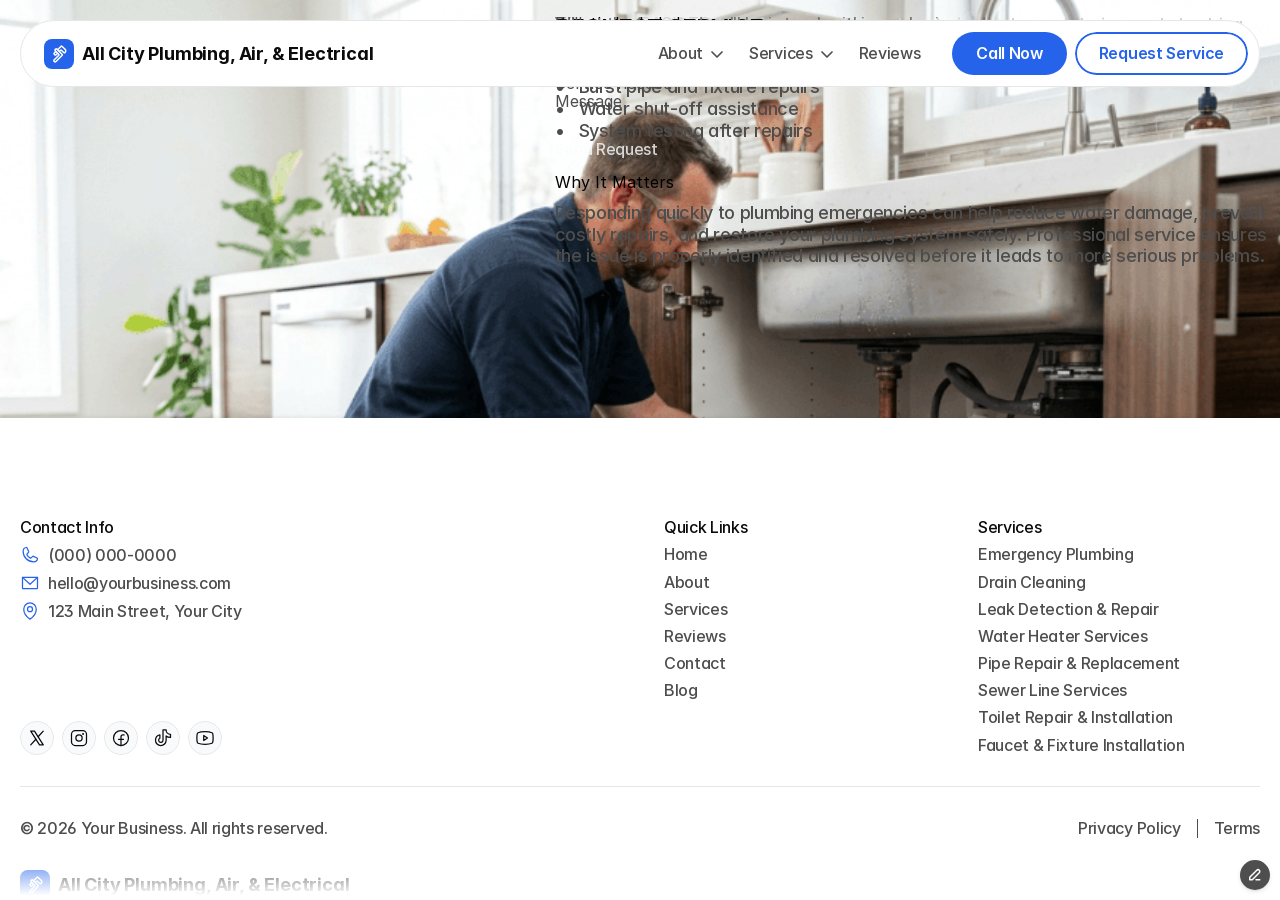
<file: services/emergency-plumbing/index.html>
<!DOCTYPE html>
<html lang="en" dir="ltr"><head>
<base href="/">
<link rel="stylesheet" href="/styles.css"><script>(function(){var f=window.fetch;window.fetch=function(u,o){if(typeof u==='string'&&u.includes('.framercms')){return f('/assets/cms/'+u.split('/').pop(),o);}return f(u,o);};})();</script><script src="assets/js/popups-script.js"></script>
	<meta charset="utf-8">
	<meta name="viewport" content="width=device-width">
	<meta name="generator" content="Framer d22cd96">
	<title>Emergency Plumbing - Plumbing Pro</title>
    <meta name="description" content="Plumbing Pro is a high-converting plumbing website template built for local service businesses. Generate leads through forms and call actions, launch fast with easy customization, and grow with SEO-ready service pages and blog CMS.">
    <meta name="framer-search-index" content="https://framerusercontent.com/sites/7fo2Bcs0rbRG9XYIEO4CnJ/searchIndex-yfVfT9ELV8GW.json">
    <meta name="framer-search-index-fallback" content="https://framerusercontent.com/sites/7fo2Bcs0rbRG9XYIEO4CnJ/searchIndex-JojfMlQQpAFr.json">
    <link href="assets/images/image-extra-1.svg" rel="icon" media="(prefers-color-scheme: light)">
    <link href="assets/images/image-extra-1.svg" rel="icon" media="(prefers-color-scheme: dark)">
    <!-- Open Graph -->
    <meta property="og:type" content="website">
    <meta property="og:title" content="Plumbing Pro - Plumbing Website Template">
    <meta property="og:description" content="Plumbing Pro is a high-converting plumbing website template built for local service businesses. Generate leads through forms and call actions, launch fast with easy customization, and grow with SEO-ready service pages and blog CMS.">
    <meta property="og:image" content="assets/images/image-extra-2.png">
    <!-- X -->
    <meta name="twitter:card" content="summary_large_image">
    <meta name="twitter:title" content="Plumbing Pro - Plumbing Website Template">
    <meta name="twitter:description" content="Plumbing Pro is a high-converting plumbing website template built for local service businesses. Generate leads through forms and call actions, launch fast with easy customization, and grow with SEO-ready service pages and blog CMS.">
    <meta name="twitter:image" content="assets/images/image-extra-2.png">
	
	
	<script>try{if(localStorage.getItem("__framer_force_showing_editorbar_since")){const n=document.createElement("link");n.rel="modulepreload";n.href="https://framer.com/edit/init.mjs";document.head.appendChild(n)}}catch(e){}</script><link rel="modulepreload" href="https://framer.com/edit/init.mjs">
	<!-- Start of headStart -->
    
    <!-- End of headStart -->
	
	
	<link href="https://fonts.gstatic.com" rel="preconnect" crossorigin="">
	
	<!-- Start of headEnd -->
    
    <!-- End of headEnd -->
	
<meta name="robots" content="max-image-preview:large"></head>
<body>
	
	<!-- Start of bodyStart -->
    
    <!-- End of bodyStart -->
	<script data-relative-date-script="global">!function(){var c=new Map;function p(e,t,n){let r=[n,{numeric:t,style:e}],o=JSON.stringify(r),s=c.get(o);if(s)return s;let i=new Intl.RelativeTimeFormat(...r);return c.set(o,i),i}function D(e,t,n,a,r,o,s){let i=U(e,t,n),d=F(e,t,i),u=p(a,r,s).format(d,i);return o?R(u):u}function R(e){return e.charAt(0).toUpperCase()+e.slice(1)}function U(e,t,n){if(n!=="auto")return n;let a=T(e,t);if(Math.abs(a)<=7)return"day";let r=g(e,t);if(Math.abs(r)<=4)return"week";let o=v(e,t);return Math.abs(o)<=12?"month":"year"}var h=1e3,y=6e4,C=36e5,M=864e5,w=6048e5;function F(e,t,n){let a=e.getTime()-t.getTime();switch(n){case"second":return Math.trunc(a/h);case"minute":return Math.trunc(a/y);case"hour":return Math.trunc(a/C);case"day":return T(e,t);case"week":return g(e,t);case"month":return v(e,t);case"quarter":return _(e,t);case"year":return x(e,t)}let r=n}function l(e){let t=new Date(e);return t.setUTCHours(0,0,0,0),t}function T(e,t){let n=l(e).getTime(),a=l(t).getTime();return Math.round((n-a)/M)}function f(e){let t=new Date(e),n=t.getUTCDay(),a=(n<1?7:0)+n-1;return t.setUTCDate(t.getUTCDate()-a),t.setUTCHours(0,0,0,0),t}function g(e,t){let n=f(e).getTime(),a=f(t).getTime();return Math.round((n-a)/w)}function v(e,t){let n=e.getUTCFullYear()-t.getUTCFullYear(),a=e.getUTCMonth()-t.getUTCMonth();return n*12+a}function m(e){let t=e.getUTCMonth();return Math.trunc(t/3)}function _(e,t){let n=e.getUTCFullYear()-t.getUTCFullYear(),a=m(e)-m(t);return n*4+a}function x(e,t){return e.getUTCFullYear()-t.getUTCFullYear()}window.__framer_formatRelativeDate=D;
}()</script>
	<div id="main"><div class="framer-aw8Ol framer-bup7n2" data-layout-template="true" style="min-height: 100vh; width: auto;"><div class="framer-1f7fu11-container"><nav class="framer-bpLmH framer-1gn59p1 framer-v-1gn59p1" data-framer-name="Desktop" data-hide-scrollbars="true" style="width: 100%; opacity: 1;"><div class="framer-a35pct" data-border="true" data-framer-name="Container" style="--border-bottom-width: 1px; --border-color: var(--token-c6608427-1ec8-43a2-a71f-f5792184d5c6, rgb(222, 222, 222)); --border-left-width: 1px; --border-right-width: 1px; --border-style: solid; --border-top-width: 1px; background-color: var(--token-d3e9557f-f85b-4aae-a29d-46760aaacc76, rgb(255, 255, 255)); border-radius: 50px; opacity: 1;"><div class="framer-5giyrs" data-framer-name="Top" style="--border-bottom-width: 0px; --border-color: rgba(0, 0, 0, 0); --border-left-width: 0px; --border-right-width: 0px; --border-style: solid; --border-top-width: 0px; background-color: rgba(255, 255, 255, 0); border-radius: 0px; opacity: 1;"><div class="framer-40gmu5-container" style="opacity: 1;"><a aria-label="Logo" class="framer-TGvIf framer-bzs0qu framer-v-bzs0qu framer-11bots9" data-framer-name="Dark" data-highlight="true" href="../" tabindex="0" style="opacity: 1;"><div class="framer-135qb1q" style="background-color: var(--token-2dbee46b-8e86-409b-908d-18389383084d); border-radius: 8px; opacity: 1;"><svg class="framer-A9vlY framer-1vcke5y" role="presentation" viewBox="0 0 24 24" style="--1m6trwb: 0; --21h8s6: var(--token-d3e9557f-f85b-4aae-a29d-46760aaacc76); --pgex8v: 2; opacity: 1;"><use href="#607465410"></use></svg></div><div class="framer-6nkd08" data-framer-name="Brand Name" data-framer-component-type="RichTextContainer" style="--extracted-r6o4lv: var(--token-25e562c2-4c2e-400c-b4bf-8b236b621b0e); transform: none; opacity: 1;"><p dir="auto" class="framer-text" style="--font-selector: SW50ZXItQm9sZA==; --framer-font-open-type-features: 'blwf' on, 'cv03' on, 'cv04' on, 'cv09' on, 'cv11' on; --framer-font-size: 18px; --framer-font-weight: 700; --framer-letter-spacing: -0.01em; --framer-text-color: var(--extracted-r6o4lv, var(--token-25e562c2-4c2e-400c-b4bf-8b236b621b0e));">All City Plumbing, Air, &amp; Electrical</p></div></a></div></div><div class="framer-o3fenq" data-framer-appear-id="o3fenq" data-framer-name="Bottom" style="--border-bottom-width: 0px; --border-color: rgba(0, 0, 0, 0); --border-left-width: 0px; --border-right-width: 0px; --border-style: solid; --border-top-width: 0px; background-color: rgba(0, 0, 0, 0); border-radius: 0px; opacity: 1; transform: none;"><div class="framer-1euw8u9" data-framer-name="Menus" style="opacity: 1;"><div class="framer-4vvrox-container" id="undefined-4vvrox" style="opacity: 1;"><a class="framer-4S8ok framer-Lw7GL framer-ggi9rj framer-v-ggi9rj framer-1u1i0ei" data-framer-name="Default" data-highlight="true" href="../about-us" tabindex="0" style="opacity: 1;"><div class="framer-1seu5a1" data-framer-component-type="RichTextContainer" style="--framer-paragraph-spacing: 0px; transform: none; opacity: 1;"><p class="framer-text framer-styles-preset-1l8qnte" data-styles-preset="aRnYE1hxO" dir="auto">About</p></div><svg class="framer-2TOMF framer-9nq0oo" role="presentation" viewBox="0 0 24 24" style="--1m6trwb: 0; --21h8s6: var(--token-22c6f036-4896-4335-bba1-574341098826, rgb(77, 77, 77)); --pgex8v: 2.5; transform: none; opacity: 1;"><use href="#2741301580"></use></svg></a></div><div class="framer-1uvsv1j-container" id="undefined-1uvsv1j" style="opacity: 1;"><a class="framer-4S8ok framer-Lw7GL framer-ggi9rj framer-v-ggi9rj framer-1u1i0ei" data-framer-name="Default" data-highlight="true" href="../services" tabindex="0" style="opacity: 1;"><div class="framer-1seu5a1" data-framer-component-type="RichTextContainer" style="--framer-paragraph-spacing: 0px; transform: none; opacity: 1;"><p class="framer-text framer-styles-preset-1l8qnte" data-styles-preset="aRnYE1hxO" dir="auto">Services</p></div><svg class="framer-2TOMF framer-9nq0oo" role="presentation" viewBox="0 0 24 24" style="--1m6trwb: 0; --21h8s6: var(--token-22c6f036-4896-4335-bba1-574341098826, rgb(77, 77, 77)); --pgex8v: 2.5; transform: none; opacity: 1;"><use href="#2741301580"></use></svg></a></div><div class="framer-dqi53g-container" style="opacity: 1;"><a class="framer-4S8ok framer-Lw7GL framer-ggi9rj framer-v-ggi9rj framer-1u1i0ei" data-framer-name="Default" data-highlight="true" href="../reviews" tabindex="0" style="opacity: 1;"><div class="framer-1seu5a1" data-framer-component-type="RichTextContainer" style="--framer-paragraph-spacing: 0px; transform: none; opacity: 1;"><p class="framer-text framer-styles-preset-1l8qnte" data-styles-preset="aRnYE1hxO" dir="auto">Reviews</p></div></a></div></div><div class="framer-gskov9" data-framer-name="CTAs" style="opacity: 1;"><div class="framer-e3y6tv-container" style="opacity: 1;"><a class="framer-ZRJLG framer-qcO23 framer-u3138m framer-v-u3138m framer-5ry2m" data-framer-name="Button Primary" data-highlight="true" href="tel:1234567890" rel="noopener" tabindex="0" style="--border-bottom-width: 0px; --border-color: rgba(0, 0, 0, 0); --border-left-width: 0px; --border-right-width: 0px; --border-style: solid; --border-top-width: 0px; backdrop-filter: none; background-color: var(--token-2dbee46b-8e86-409b-908d-18389383084d, rgb(59, 130, 246)); border-radius: 50px; opacity: 1;"><div class="framer-1ac1mem" data-framer-component-type="RichTextContainer" style="--extracted-r6o4lv: var(--token-a7058ff3-7dd0-4161-bc4d-0be900207058, rgb(250, 250, 250)); --framer-link-text-color: rgb(0, 153, 255); --framer-link-text-decoration: underline; transform: none; opacity: 1;"><p class="framer-text framer-styles-preset-rr2v9c" data-styles-preset="SYTKcKlP4" dir="auto" style="--framer-text-color: var(--extracted-r6o4lv, var(--token-a7058ff3-7dd0-4161-bc4d-0be900207058, rgb(250, 250, 250)));">Call Now</p></div></a></div><div class="framer-eio9fn-container" style="opacity: 1;"><a class="framer-ZRJLG framer-qcO23 framer-u3138m framer-v-1y5bxmx framer-5ry2m" data-framer-name="Button Tertiary" data-highlight="true" data-border="true" href="../contact" tabindex="0" style="--border-bottom-width: 2px; --border-color: var(--token-2dbee46b-8e86-409b-908d-18389383084d, rgb(37, 99, 235)); --border-left-width: 2px; --border-right-width: 2px; --border-style: solid; --border-top-width: 2px; backdrop-filter: none; background-color: rgba(0, 0, 0, 0); border-radius: 50px; opacity: 1;"><div class="framer-1ac1mem" data-framer-component-type="RichTextContainer" style="--extracted-r6o4lv: var(--token-2dbee46b-8e86-409b-908d-18389383084d, rgb(37, 99, 235)); --framer-link-text-color: rgb(0, 153, 255); --framer-link-text-decoration: underline; transform: none; opacity: 1;"><p class="framer-text framer-styles-preset-rr2v9c" data-styles-preset="SYTKcKlP4" dir="auto" style="--framer-text-color: var(--extracted-r6o4lv, var(--token-2dbee46b-8e86-409b-908d-18389383084d, rgb(37, 99, 235)));">Request Service</p></div></a></div></div></div></div></nav></div><div data-framer-root="" class="framer-ybzea framer-S75yf framer-ywpP8 framer-1K9Gz framer-aSp61 framer-crQoO framer-5Pqwy framer-cz81vx" style="min-height: 100vh; width: auto; display: contents;"><section as="section" class="framer-1lxgcn6" data-framer-name="Hero"><div data-framer-background-image-wrapper="true" style="position: absolute; border-radius: inherit; corner-shape: inherit; inset: 0px;"><img decoding="auto" width="1092" height="614" sizes="calc(100vw - 40px)" srcset="assets/images/professional-plumber-responding-to-an-emergency-ba-1.png 512w,assets/images/professional-plumber-responding-to-an-emergency-ba-2.png 1024w,assets/images/professional-plumber-responding-to-an-emergency-ba-3.png 1092w" src="assets/images/professional-plumber-responding-to-an-emergency-ba-3.png" alt="Professional plumber responding to an emergency bathroom plumbing repair" style="display: block; width: 100%; height: 100%; border-radius: inherit; corner-shape: inherit; object-position: center center; object-fit: cover;"></div><div class="framer-4noutr" data-framer-name="Overlay"></div><div class="framer-1fb5oxf" data-framer-name="Container"><div class="framer-1cb1pgx" data-framer-name="Heading"><div class="framer-g0rfht" data-framer-name="Text"><div class="framer-s4cdm-container"><a class="framer-yQ37r framer-6Be1C framer-1tk3etq framer-v-1tk3etq framer-52liuy" data-border="true" data-framer-name="Variant 1" href="../services" style="--border-bottom-width: 1px; --border-color: var(--token-736366c7-ecf8-4462-8d2d-8c2df44c8f8a, rgba(237, 237, 237, 0.1)); --border-left-width: 1px; --border-right-width: 1px; --border-style: solid; --border-top-width: 1px; backdrop-filter: blur(5px); background-color: var(--token-79d96bfb-6955-4ff1-9a7e-67b38bf957f8, rgba(255, 255, 255, 0.1)); border-radius: 6px; opacity: 1;"><div class="framer-bm0if7" data-framer-name="Arrows" style="opacity: 1;"><svg class="framer-VHcoG framer-k3un54" role="presentation" viewBox="0 0 24 24" style="--1m6trwb: 0; --21h8s6: var(--token-9de12388-4193-4293-859c-8d1f64f07a59, rgb(230, 230, 230)); --pgex8v: 1.5; transform: rotate(180deg); opacity: 1;"><use href="#3855583215"></use></svg><svg class="framer-VHcoG framer-13yvxem" role="presentation" viewBox="0 0 24 24" style="--1m6trwb: 0; --21h8s6: var(--token-9de12388-4193-4293-859c-8d1f64f07a59, rgb(230, 230, 230)); --pgex8v: 1.5; transform: rotate(180deg); opacity: 1;"><use href="#3855583215"></use></svg></div><div class="framer-1azwcs8" data-framer-component-type="RichTextContainer" style="--extracted-r6o4lv: var(--token-9de12388-4193-4293-859c-8d1f64f07a59, rgb(204, 204, 204)); --framer-link-text-color: rgb(0, 153, 255); --framer-link-text-decoration: underline; transform: none; opacity: 1;"><p class="framer-text framer-styles-preset-xkwy3w" data-styles-preset="CkI0qR3HX" dir="auto" style="--framer-text-color: var(--extracted-r6o4lv, var(--token-9de12388-4193-4293-859c-8d1f64f07a59, rgb(204, 204, 204)));">BACK TO SERVICES</p></div></a></div><div class="framer-1l4ybr4" data-framer-component-type="RichTextContainer" style="transform: none;"><h1 class="framer-text framer-styles-preset-gq5mei" data-styles-preset="qpRd3ZN6x" dir="auto" style="--framer-text-alignment: center;">Emergency Plumbing</h1></div><div class="framer-jaxv0d" data-framer-component-type="RichTextContainer" style="transform: none;"><p class="framer-text framer-styles-preset-1purr7g" data-styles-preset="V0qlIGPi5" dir="auto" style="--framer-text-alignment: center; --framer-text-color: var(--token-9de12388-4193-4293-859c-8d1f64f07a59, rgb(204, 204, 204));">Fast help for urgent leaks, burst pipes, clogged drains, and plumbing problems that need immediate attention at home.</p></div></div></div></div></section><section class="framer-18vwuqp" data-framer-name="Section" id="section"><div class="framer-fdbqm0" data-framer-name="Container"><div class="framer-1fjc0l6" data-framer-name="Content"><div class="framer-uu3dze" data-framer-component-type="RichTextContainer" style="transform: none;"><h2 dir="auto" class="framer-text framer-styles-preset-5whraw">What's Included</h2><ul dir="auto" class="framer-text"><li data-preset-tag="p" class="framer-text framer-styles-preset-1purr7g"><p class="framer-text framer-styles-preset-1purr7g">Emergency plumbing assessment</p></li><li data-preset-tag="p" class="framer-text framer-styles-preset-1purr7g"><p class="framer-text framer-styles-preset-1purr7g">Leak detection and diagnosis</p></li><li data-preset-tag="p" class="framer-text framer-styles-preset-1purr7g"><p class="framer-text framer-styles-preset-1purr7g">Burst pipe and fixture repairs</p></li><li data-preset-tag="p" class="framer-text framer-styles-preset-1purr7g"><p class="framer-text framer-styles-preset-1purr7g">Water shut-off assistance</p></li><li data-preset-tag="p" class="framer-text framer-styles-preset-1purr7g"><p class="framer-text framer-styles-preset-1purr7g">System testing after repairs</p></li></ul><p dir="auto" class="framer-text framer-styles-preset-1purr7g"><br class="framer-text trailing-break"></p><h2 dir="auto" class="framer-text framer-styles-preset-5whraw">Why It Matters</h2><p dir="auto" class="framer-text framer-styles-preset-1purr7g">Responding quickly to plumbing emergencies can help reduce water damage, prevent costly repairs, and restore your plumbing system safely. Professional service ensures the issue is properly identified and resolved before it leads to more serious problems.</p></div></div><div class="framer-yxrc2t-container"><form class="framer-gtN8N framer-8GLHA framer-Lw7GL framer-mdQSj framer-17fyrf5 framer-v-17fyrf5" data-border="true" data-framer-name="Form" style="--border-bottom-width: 1px; --border-color: var(--token-c6608427-1ec8-43a2-a71f-f5792184d5c6, rgb(222, 222, 222)); --border-left-width: 1px; --border-right-width: 1px; --border-style: solid; --border-top-width: 1px; background-color: var(--token-d3e9557f-f85b-4aae-a29d-46760aaacc76, rgb(255, 255, 255)); width: 100%; border-radius: 16px; opacity: 1;"><div class="framer-1x4o8rk" data-framer-name="Text" style="opacity: 1;"><div class="framer-e5l6tn" data-framer-component-type="RichTextContainer" style="--framer-link-text-color: rgb(0, 153, 255); --framer-link-text-decoration: underline; transform: none; opacity: 1;"><p class="framer-text framer-styles-preset-1kjdcoj" data-styles-preset="zap0uQULT" dir="auto">REQUEST SERVICE</p></div><div class="framer-5ncoa9" data-framer-component-type="RichTextContainer" style="--extracted-r6o4lv: var(--token-7bc10099-a9ad-4747-9b51-be6f29dec0a2, rgb(117, 117, 117)); --framer-link-text-color: rgb(0, 153, 255); --framer-link-text-decoration: underline; transform: none; opacity: 1;"><p class="framer-text framer-styles-preset-1l8qnte" data-styles-preset="aRnYE1hxO" dir="auto" style="--framer-text-color: var(--extracted-r6o4lv, var(--token-7bc10099-a9ad-4747-9b51-be6f29dec0a2, rgb(117, 117, 117)));">Fill out the form and we'll be in touch within one business day.</p></div></div><div class="framer-129f7be" data-framer-name="Inputs" style="opacity: 1;"><label class="framer-1axdk4f" style="opacity: 1;"><div class="framer-ssygmf" data-framer-component-type="RichTextContainer" style="--extracted-r6o4lv: var(--token-22c6f036-4896-4335-bba1-574341098826, rgb(77, 77, 77)); transform: none; opacity: 1;"><p class="framer-text framer-styles-preset-1aeiplo" data-styles-preset="ixBLPKkP8" dir="auto" style="--framer-text-color: var(--extracted-r6o4lv, var(--token-22c6f036-4896-4335-bba1-574341098826, rgb(77, 77, 77)));">Full name</p></div><div class="framer-form-text-input framer-form-input-wrapper framer-13j2i3w framer-form-text-input-type" style="--framer-input-background: var(--token-32cbc61f-8526-4819-a424-95a54e2d5c8b, rgb(245, 245, 245)); --framer-input-border-bottom-width: 1px; --framer-input-border-color: var(--token-c6608427-1ec8-43a2-a71f-f5792184d5c6, rgb(227, 227, 227)); --framer-input-border-left-width: 1px; --framer-input-border-radius-bottom-left: 6px; --framer-input-border-radius-bottom-right: 6px; --framer-input-border-radius-top-left: 6px; --framer-input-border-radius-top-right: 6px; --framer-input-border-right-width: 1px; --framer-input-border-style: solid; --framer-input-border-top-width: 1px; --framer-input-font-color: var(--token-25e562c2-4c2e-400c-b4bf-8b236b621b0e, rgb(11, 11, 11)); --framer-input-icon-color: rgb(153, 153, 153); --framer-input-placeholder-color: var(--token-7bc10099-a9ad-4747-9b51-be6f29dec0a2, rgb(117, 117, 117)); opacity: 1;"><input type="text" required="" name="Full name" placeholder="Jane Smith" class="framer-form-input framer-form-input-empty" value=""></div></label><div class="framer-1k7m5bm" data-framer-name="Group" style="opacity: 1;"><label class="framer-flxbxc" style="opacity: 1;"><div class="framer-rxrdk9" data-framer-component-type="RichTextContainer" style="--extracted-r6o4lv: var(--token-22c6f036-4896-4335-bba1-574341098826, rgb(77, 77, 77)); transform: none; opacity: 1;"><p class="framer-text framer-styles-preset-1aeiplo" data-styles-preset="ixBLPKkP8" dir="auto" style="--framer-text-color: var(--extracted-r6o4lv, var(--token-22c6f036-4896-4335-bba1-574341098826, rgb(77, 77, 77)));">Email</p></div><div class="framer-form-text-input framer-form-input-wrapper framer-dwg8n4" style="--framer-input-background: var(--token-32cbc61f-8526-4819-a424-95a54e2d5c8b, rgb(245, 245, 245)); --framer-input-border-bottom-width: 1px; --framer-input-border-color: var(--token-c6608427-1ec8-43a2-a71f-f5792184d5c6, rgb(227, 227, 227)); --framer-input-border-left-width: 1px; --framer-input-border-radius-bottom-left: 6px; --framer-input-border-radius-bottom-right: 6px; --framer-input-border-radius-top-left: 6px; --framer-input-border-radius-top-right: 6px; --framer-input-border-right-width: 1px; --framer-input-border-style: solid; --framer-input-border-top-width: 1px; --framer-input-font-color: var(--token-25e562c2-4c2e-400c-b4bf-8b236b621b0e, rgb(11, 11, 11)); --framer-input-icon-color: rgb(153, 153, 153); --framer-input-placeholder-color: var(--token-7bc10099-a9ad-4747-9b51-be6f29dec0a2, rgb(117, 117, 117)); opacity: 1;"><input type="email" required="" name="Email" placeholder="jane@gmail.com" class="framer-form-input framer-form-input-empty" value=""></div></label><label class="framer-wt1oq" style="opacity: 1;"><div class="framer-1wm2qls" data-framer-component-type="RichTextContainer" style="--extracted-r6o4lv: var(--token-22c6f036-4896-4335-bba1-574341098826, rgb(77, 77, 77)); transform: none; opacity: 1;"><p class="framer-text framer-styles-preset-1aeiplo" data-styles-preset="ixBLPKkP8" dir="auto" style="--framer-text-color: var(--extracted-r6o4lv, var(--token-22c6f036-4896-4335-bba1-574341098826, rgb(77, 77, 77)));">Phone</p></div><div class="framer-form-text-input framer-form-input-wrapper framer-1mp9z65 framer-form-text-input-type" style="--framer-input-background: var(--token-32cbc61f-8526-4819-a424-95a54e2d5c8b, rgb(245, 245, 245)); --framer-input-border-bottom-width: 1px; --framer-input-border-color: var(--token-c6608427-1ec8-43a2-a71f-f5792184d5c6, rgb(227, 227, 227)); --framer-input-border-left-width: 1px; --framer-input-border-radius-bottom-left: 6px; --framer-input-border-radius-bottom-right: 6px; --framer-input-border-radius-top-left: 6px; --framer-input-border-radius-top-right: 6px; --framer-input-border-right-width: 1px; --framer-input-border-style: solid; --framer-input-border-top-width: 1px; --framer-input-font-color: var(--token-25e562c2-4c2e-400c-b4bf-8b236b621b0e, rgb(11, 11, 11)); --framer-input-icon-color: rgb(153, 153, 153); --framer-input-placeholder-color: var(--token-7bc10099-a9ad-4747-9b51-be6f29dec0a2, rgb(117, 117, 117)); opacity: 1;"><input type="text" required="" name="Phone" placeholder="(123) 456-7890" class="framer-form-input framer-form-input-empty" value=""></div></label></div><label class="framer-1i9v7qi" style="opacity: 1;"><div class="framer-7znmqw" data-framer-component-type="RichTextContainer" style="--extracted-r6o4lv: var(--token-22c6f036-4896-4335-bba1-574341098826, rgb(77, 77, 77)); transform: none; opacity: 1;"><p class="framer-text framer-styles-preset-1aeiplo" data-styles-preset="ixBLPKkP8" dir="auto" style="--framer-text-color: var(--extracted-r6o4lv, var(--token-22c6f036-4896-4335-bba1-574341098826, rgb(77, 77, 77)));">Service needed</p></div><div class="framer-form-input-wrapper framer-form-select-wrapper framer-12z6f32" style="--framer-input-background: var(--token-32cbc61f-8526-4819-a424-95a54e2d5c8b, rgb(245, 245, 245)); --framer-input-border-bottom-width: 1px; --framer-input-border-color: var(--token-c6608427-1ec8-43a2-a71f-f5792184d5c6, rgb(227, 227, 227)); --framer-input-border-left-width: 1px; --framer-input-border-radius-bottom-left: 6px; --framer-input-border-radius-bottom-right: 6px; --framer-input-border-radius-top-left: 6px; --framer-input-border-radius-top-right: 6px; --framer-input-border-right-width: 1px; --framer-input-border-style: solid; --framer-input-border-top-width: 1px; --framer-input-font-color: var(--token-25e562c2-4c2e-400c-b4bf-8b236b621b0e, rgb(11, 11, 11)); --framer-input-icon-color: rgb(153, 153, 153); --framer-input-invalid-text-color: var(--token-7bc10099-a9ad-4747-9b51-be6f29dec0a2, rgb(117, 117, 117)); opacity: 1;"><select name="Service needed" required="" class="framer-form-input"><option value="" disabled="" selected="">Select...</option><option value="Emergency Plumbing">Emergency Plumbing</option><option value="Drain Cleaning">Drain Cleaning</option><option value="Leak Detection &amp; Repair">Leak Detection &amp; Repair</option><option value="Water Heater Services">Water Heater Services</option><option value="Pipe Repair &amp; Replacement">Pipe Repair &amp; Replacement</option><option value="Sewer Line Services">Sewer Line Services</option><option value="Toilet Repair &amp; Installation">Toilet Repair &amp; Installation</option><option value="Faucet &amp; Fixture Installation">Faucet &amp; Fixture Installation</option><option value="Other">Other</option></select></div></label><label class="framer-ge8qq6" style="opacity: 1;"><div class="framer-cydjir" data-framer-component-type="RichTextContainer" style="--extracted-r6o4lv: var(--token-22c6f036-4896-4335-bba1-574341098826, rgb(77, 77, 77)); transform: none; opacity: 1;"><p class="framer-text framer-styles-preset-1aeiplo" data-styles-preset="ixBLPKkP8" dir="auto" style="--framer-text-color: var(--extracted-r6o4lv, var(--token-22c6f036-4896-4335-bba1-574341098826, rgb(77, 77, 77)));">Message</p></div><div class="framer-form-text-input framer-form-input-wrapper framer-23aiyj framer-form-textarea-input-type" style="--framer-input-background: var(--token-32cbc61f-8526-4819-a424-95a54e2d5c8b, rgb(245, 245, 245)); --framer-input-border-bottom-width: 1px; --framer-input-border-color: var(--token-c6608427-1ec8-43a2-a71f-f5792184d5c6, rgb(227, 227, 227)); --framer-input-border-left-width: 1px; --framer-input-border-radius-bottom-left: 6px; --framer-input-border-radius-bottom-right: 6px; --framer-input-border-radius-top-left: 6px; --framer-input-border-radius-top-right: 6px; --framer-input-border-right-width: 1px; --framer-input-border-style: solid; --framer-input-border-top-width: 1px; --framer-input-font-color: var(--token-25e562c2-4c2e-400c-b4bf-8b236b621b0e, rgb(11, 11, 11)); --framer-input-icon-color: rgb(153, 153, 153); --framer-input-placeholder-color: var(--token-7bc10099-a9ad-4747-9b51-be6f29dec0a2, rgb(117, 117, 117)); opacity: 1;"><textarea required="" name="Message" placeholder="Briefly describe your HVAC needs..." class="framer-form-input"></textarea></div></label><div class="framer-kftqdx-container" data-framer-name="Form Button" name="Form Button" style="opacity: 1;"><button name="Form Button" type="submit" class="framer-RV8mY framer-Lw7GL framer-1y72rlh framer-v-tk2wer" data-framer-name="Disabled" data-reset="button" style="background-color: var(--token-2dbee46b-8e86-409b-908d-18389383084d, rgb(37, 99, 235)); width: 100%; border-radius: 4px; opacity: 0.8;"><div class="framer-si6cn2" data-framer-component-type="RichTextContainer" style="--extracted-r6o4lv: var(--token-a7058ff3-7dd0-4161-bc4d-0be900207058, rgb(250, 250, 250)); --framer-link-text-color: rgb(0, 153, 255); --framer-link-text-decoration: underline; transform: none; opacity: 1;"><p class="framer-text framer-styles-preset-1l8qnte" data-styles-preset="aRnYE1hxO" dir="auto" style="--framer-text-color: var(--extracted-r6o4lv, var(--token-a7058ff3-7dd0-4161-bc4d-0be900207058, rgb(250, 250, 250)));">Send Request</p></div></button></div></div><input type="text" name="website" tabindex="-1" autocomplete="one-time-code" aria-hidden="true" data-1p-ignore="true" data-lpignore="true" data-form-type="other" data-bwignore="true" value="" style="position: absolute; transform: scale(0);"><input type="text" name="company" tabindex="-1" autocomplete="one-time-code" aria-hidden="true" data-1p-ignore="true" data-lpignore="true" data-form-type="other" data-bwignore="true" value="" style="position: absolute; transform: scale(0);"><input type="text" name="message" tabindex="-1" autocomplete="one-time-code" aria-hidden="true" data-1p-ignore="true" data-lpignore="true" data-form-type="other" data-bwignore="true" value="" style="position: absolute; transform: scale(0);"><input type="text" name="subject" tabindex="-1" autocomplete="one-time-code" aria-hidden="true" data-1p-ignore="true" data-lpignore="true" data-form-type="other" data-bwignore="true" value="" style="position: absolute; transform: scale(0);"><input type="text" name="title" tabindex="-1" autocomplete="one-time-code" aria-hidden="true" data-1p-ignore="true" data-lpignore="true" data-form-type="other" data-bwignore="true" value="" style="position: absolute; transform: scale(0);"><input type="text" name="description" tabindex="-1" autocomplete="one-time-code" aria-hidden="true" data-1p-ignore="true" data-lpignore="true" data-form-type="other" data-bwignore="true" value="" style="position: absolute; transform: scale(0);"><input type="text" name="feedback" tabindex="-1" autocomplete="one-time-code" aria-hidden="true" data-1p-ignore="true" data-lpignore="true" data-form-type="other" data-bwignore="true" value="" style="position: absolute; transform: scale(0);"><input type="text" name="notes" tabindex="-1" autocomplete="one-time-code" aria-hidden="true" data-1p-ignore="true" data-lpignore="true" data-form-type="other" data-bwignore="true" value="" style="position: absolute; transform: scale(0);"><input type="text" name="details" tabindex="-1" autocomplete="one-time-code" aria-hidden="true" data-1p-ignore="true" data-lpignore="true" data-form-type="other" data-bwignore="true" value="" style="position: absolute; transform: scale(0);"><input type="text" name="remarks" tabindex="-1" autocomplete="one-time-code" aria-hidden="true" data-1p-ignore="true" data-lpignore="true" data-form-type="other" data-bwignore="true" value="" style="position: absolute; transform: scale(0);"><input type="text" name="comments" tabindex="-1" autocomplete="one-time-code" aria-hidden="true" data-1p-ignore="true" data-lpignore="true" data-form-type="other" data-bwignore="true" value="" style="position: absolute; transform: scale(0);"></form></div></div></section></div><div id="overlay"></div><div class="framer-pg0ymy"></div><div class="framer-6cj5k8-container"><div class="framer-JodfV framer-Lw7GL framer-up2e8r framer-v-up2e8r" data-framer-name="Desktop" style="background-color: var(--token-d3e9557f-f85b-4aae-a29d-46760aaacc76, rgb(255, 255, 255)); width: 100%; box-shadow: rgba(0, 0, 0, 0.08) 0px -1px 4px 0px; opacity: 1;"><div class="framer-1ohebmm" data-framer-name="Container" style="opacity: 1;"><div class="framer-j9rl1y" data-border="true" data-framer-name="Top" style="--border-bottom-width: 1px; --border-color: var(--token-c6608427-1ec8-43a2-a71f-f5792184d5c6, rgb(222, 222, 222)); --border-left-width: 0px; --border-right-width: 0px; --border-style: solid; --border-top-width: 0px; opacity: 1;"><div class="framer-1brq2jl" data-framer-name="Heading" style="opacity: 1;"><div class="framer-oxgiav" data-framer-name="Contact Info" style="opacity: 1;"><div class="framer-lwlyhj" data-framer-component-type="RichTextContainer" style="--extracted-r6o4lv: var(--token-25e562c2-4c2e-400c-b4bf-8b236b621b0e, rgb(11, 11, 11)); --framer-link-text-color: rgb(0, 153, 255); --framer-link-text-decoration: underline; transform: none; opacity: 1;"><p class="framer-text framer-styles-preset-1l8qnte" data-styles-preset="aRnYE1hxO" dir="auto" style="--framer-text-color: var(--extracted-r6o4lv, var(--token-25e562c2-4c2e-400c-b4bf-8b236b621b0e, rgb(11, 11, 11)));">Contact Info</p></div><div class="framer-k6a48u-container" style="opacity: 1;"><div class="framer-IBbYx framer-ywpP8 framer-crQoO framer-Lw7GL framer-17f6pum framer-v-1uyeikf" data-framer-name="Footer Variant" style="width: 100%; opacity: 1;"><div class="framer-pjzjwt" data-border="true" data-framer-name="Icon" style="--border-bottom-width: 0px; --border-color: var(--token-c6608427-1ec8-43a2-a71f-f5792184d5c6, rgb(222, 222, 222)); --border-left-width: 0px; --border-right-width: 0px; --border-style: solid; --border-top-width: 0px; background-color: rgba(0, 0, 0, 0); border-radius: 4px; opacity: 1;"><svg class="framer-C6MlI framer-xhts77" role="presentation" viewBox="0 0 24 24" style="--1m6trwb: 0; --21h8s6: var(--token-2dbee46b-8e86-409b-908d-18389383084d, rgb(37, 99, 235)); --pgex8v: 1.5; opacity: 1;"><use href="#986463349"></use></svg></div><div class="framer-s88d04" data-framer-name="Text" style="opacity: 1;"><div class="framer-qw6h52" data-framer-component-type="RichTextContainer" style="transform: none; opacity: 1;"><p class="framer-text framer-styles-preset-1l8qnte" data-styles-preset="aRnYE1hxO" dir="auto"><a class="framer-text framer-styles-preset-29nrez" data-styles-preset="kY13NGqyP" href="tel:0000000000" rel="noopener">(000) 000-0000</a></p></div></div></div></div><div class="framer-5k41q5-container" style="opacity: 1;"><div class="framer-IBbYx framer-ywpP8 framer-crQoO framer-Lw7GL framer-17f6pum framer-v-1uyeikf" data-framer-name="Footer Variant" style="width: 100%; opacity: 1;"><div class="framer-pjzjwt" data-border="true" data-framer-name="Icon" style="--border-bottom-width: 0px; --border-color: var(--token-c6608427-1ec8-43a2-a71f-f5792184d5c6, rgb(222, 222, 222)); --border-left-width: 0px; --border-right-width: 0px; --border-style: solid; --border-top-width: 0px; background-color: rgba(0, 0, 0, 0); border-radius: 4px; opacity: 1;"><svg class="framer-kKX2d framer-xhts77" role="presentation" viewBox="0 0 24 24" style="--1m6trwb: 0; --21h8s6: var(--token-2dbee46b-8e86-409b-908d-18389383084d, rgb(37, 99, 235)); --pgex8v: 1.5; opacity: 1;"><use href="#99690465"></use></svg></div><div class="framer-s88d04" data-framer-name="Text" style="opacity: 1;"><div class="framer-qw6h52" data-framer-component-type="RichTextContainer" style="transform: none; opacity: 1;"><p class="framer-text framer-styles-preset-1l8qnte" data-styles-preset="aRnYE1hxO" dir="auto"><a class="framer-text framer-styles-preset-29nrez" data-styles-preset="kY13NGqyP" href="mailto:hello@yourbusiness.com" rel="noopener">hello@yourbusiness.com</a></p></div></div></div></div><div class="framer-u4ey26-container" style="opacity: 1;"><div class="framer-IBbYx framer-ywpP8 framer-crQoO framer-Lw7GL framer-17f6pum framer-v-1uyeikf" data-framer-name="Footer Variant" style="width: 100%; opacity: 1;"><div class="framer-pjzjwt" data-border="true" data-framer-name="Icon" style="--border-bottom-width: 0px; --border-color: var(--token-c6608427-1ec8-43a2-a71f-f5792184d5c6, rgb(222, 222, 222)); --border-left-width: 0px; --border-right-width: 0px; --border-style: solid; --border-top-width: 0px; background-color: rgba(0, 0, 0, 0); border-radius: 4px; opacity: 1;"><svg class="framer-XrTFE framer-xhts77" role="presentation" viewBox="0 0 24 24" style="--1m6trwb: 0; --21h8s6: var(--token-2dbee46b-8e86-409b-908d-18389383084d, rgb(37, 99, 235)); --pgex8v: 1.5; opacity: 1;"><use href="#4159562592"></use></svg></div><div class="framer-s88d04" data-framer-name="Text" style="opacity: 1;"><div class="framer-qw6h52" data-framer-component-type="RichTextContainer" style="transform: none; opacity: 1;"><p class="framer-text framer-styles-preset-1l8qnte" data-styles-preset="aRnYE1hxO" dir="auto"><a class="framer-text framer-styles-preset-29nrez" data-styles-preset="kY13NGqyP" href="https://maps.google.com" rel="noopener">123 Main Street, Your City</a></p></div></div></div></div></div><div class="framer-fksps6" data-framer-name="Socials" style="opacity: 1;"><div class="framer-jakdae-container" style="opacity: 1;"><a aria-label="Visit us on Twitter" class="framer-D9xcV framer-1lbj8ox framer-v-1lbj8ox framer-1ynuntw" data-border="true" data-framer-name="Variant 1" href="https://x.com" target="_blank" rel="noopener" style="--border-bottom-width: 1px; --border-color: var(--token-c6608427-1ec8-43a2-a71f-f5792184d5c6, rgb(222, 222, 222)); --border-left-width: 1px; --border-right-width: 1px; --border-style: solid; --border-top-width: 1px; background-color: var(--token-32cbc61f-8526-4819-a424-95a54e2d5c8b, rgb(245, 245, 245)); border-radius: 50px; opacity: 1;"><svg class="framer-QMsyA framer-1rg825w" role="presentation" viewBox="0 0 24 24" style="--1m6trwb: 0; --21h8s6: var(--token-25e562c2-4c2e-400c-b4bf-8b236b621b0e, rgb(11, 11, 11)); --pgex8v: 1.5; opacity: 1;"><use href="#1688045918"></use></svg></a></div><div class="framer-vlzujt-container" style="opacity: 1;"><a aria-label="Visit us on Instagram" class="framer-D9xcV framer-1lbj8ox framer-v-1lbj8ox framer-1ynuntw" data-border="true" data-framer-name="Variant 1" href="https://instagram.com" target="_blank" rel="noopener" style="--border-bottom-width: 1px; --border-color: var(--token-c6608427-1ec8-43a2-a71f-f5792184d5c6, rgb(222, 222, 222)); --border-left-width: 1px; --border-right-width: 1px; --border-style: solid; --border-top-width: 1px; background-color: var(--token-32cbc61f-8526-4819-a424-95a54e2d5c8b, rgb(245, 245, 245)); border-radius: 50px; opacity: 1;"><svg class="framer-SHCqu framer-1rg825w" role="presentation" viewBox="0 0 24 24" style="--1m6trwb: 0; --21h8s6: var(--token-25e562c2-4c2e-400c-b4bf-8b236b621b0e, rgb(11, 11, 11)); --pgex8v: 1.5; opacity: 1;"><use href="#942143898"></use></svg></a></div><div class="framer-1ocredj-container" style="opacity: 1;"><a aria-label="Visit us on Facebook" class="framer-D9xcV framer-1lbj8ox framer-v-1lbj8ox framer-1ynuntw" data-border="true" data-framer-name="Variant 1" href="https://facebook.com" target="_blank" rel="noopener" style="--border-bottom-width: 1px; --border-color: var(--token-c6608427-1ec8-43a2-a71f-f5792184d5c6, rgb(222, 222, 222)); --border-left-width: 1px; --border-right-width: 1px; --border-style: solid; --border-top-width: 1px; background-color: var(--token-32cbc61f-8526-4819-a424-95a54e2d5c8b, rgb(245, 245, 245)); border-radius: 50px; opacity: 1;"><svg class="framer-UHDx1 framer-1rg825w" role="presentation" viewBox="0 0 24 24" style="--1m6trwb: 0; --21h8s6: var(--token-25e562c2-4c2e-400c-b4bf-8b236b621b0e, rgb(11, 11, 11)); --pgex8v: 1.5; opacity: 1;"><use href="#1426455308"></use></svg></a></div><div class="framer-xxxmcp-container" style="opacity: 1;"><a aria-label="Visit us on Tiktok" class="framer-D9xcV framer-1lbj8ox framer-v-1lbj8ox framer-1ynuntw" data-border="true" data-framer-name="Variant 1" href="https://tiktok.com" target="_blank" rel="noopener" style="--border-bottom-width: 1px; --border-color: var(--token-c6608427-1ec8-43a2-a71f-f5792184d5c6, rgb(222, 222, 222)); --border-left-width: 1px; --border-right-width: 1px; --border-style: solid; --border-top-width: 1px; background-color: var(--token-32cbc61f-8526-4819-a424-95a54e2d5c8b, rgb(245, 245, 245)); border-radius: 50px; opacity: 1;"><svg class="framer-wQsp6 framer-1rg825w" role="presentation" viewBox="0 0 24 24" style="--1m6trwb: 0; --21h8s6: var(--token-25e562c2-4c2e-400c-b4bf-8b236b621b0e, rgb(11, 11, 11)); --pgex8v: 1.5; opacity: 1;"><use href="#4153440109"></use></svg></a></div><div class="framer-1yhqr8-container" style="opacity: 1;"><a aria-label="Visit us on YouTube" class="framer-D9xcV framer-1lbj8ox framer-v-1lbj8ox framer-1ynuntw" data-border="true" data-framer-name="Variant 1" href="https://youtube.com" target="_blank" rel="noopener" style="--border-bottom-width: 1px; --border-color: var(--token-c6608427-1ec8-43a2-a71f-f5792184d5c6, rgb(222, 222, 222)); --border-left-width: 1px; --border-right-width: 1px; --border-style: solid; --border-top-width: 1px; background-color: var(--token-32cbc61f-8526-4819-a424-95a54e2d5c8b, rgb(245, 245, 245)); border-radius: 50px; opacity: 1;"><svg class="framer-KIxjp framer-1rg825w" role="presentation" viewBox="0 0 24 24" style="--1m6trwb: 0; --21h8s6: var(--token-25e562c2-4c2e-400c-b4bf-8b236b621b0e, rgb(11, 11, 11)); --pgex8v: 1.5; opacity: 1;"><use href="#3761207643"></use></svg></a></div></div></div><div class="framer-a66arq" data-framer-name="Content" style="opacity: 1;"><div class="framer-z3z0p7" data-framer-name="Main Links" style="opacity: 1;"><div class="framer-sfzlo2" data-framer-name="Quick Links" style="opacity: 1;"><div class="framer-1llkqoh" data-framer-component-type="RichTextContainer" style="--extracted-r6o4lv: var(--token-25e562c2-4c2e-400c-b4bf-8b236b621b0e, rgb(11, 11, 11)); --framer-link-text-color: rgb(0, 153, 255); --framer-link-text-decoration: underline; transform: none; opacity: 1;"><p class="framer-text framer-styles-preset-1l8qnte" data-styles-preset="aRnYE1hxO" dir="auto" style="--framer-text-color: var(--extracted-r6o4lv, var(--token-25e562c2-4c2e-400c-b4bf-8b236b621b0e, rgb(11, 11, 11)));">Quick Links</p></div><div class="framer-18mnc24-container" style="opacity: 1;"><a class="framer-4S8ok framer-Lw7GL framer-ggi9rj framer-v-ggi9rj framer-1u1i0ei" data-framer-name="Default" data-highlight="true" href="../" tabindex="0" style="width: 100%; opacity: 1;"><div class="framer-1seu5a1" data-framer-component-type="RichTextContainer" style="--framer-paragraph-spacing: 0px; transform: none; opacity: 1;"><p class="framer-text framer-styles-preset-1l8qnte" data-styles-preset="aRnYE1hxO" dir="auto">Home</p></div></a></div><div class="framer-14t05l4-container" style="opacity: 1;"><a class="framer-4S8ok framer-Lw7GL framer-ggi9rj framer-v-ggi9rj framer-1u1i0ei" data-framer-name="Default" data-highlight="true" href="../about-us" tabindex="0" style="width: 100%; opacity: 1;"><div class="framer-1seu5a1" data-framer-component-type="RichTextContainer" style="--framer-paragraph-spacing: 0px; transform: none; opacity: 1;"><p class="framer-text framer-styles-preset-1l8qnte" data-styles-preset="aRnYE1hxO" dir="auto">About</p></div></a></div><div class="framer-163xfgb-container" style="opacity: 1;"><a class="framer-4S8ok framer-Lw7GL framer-ggi9rj framer-v-ggi9rj framer-1u1i0ei" data-framer-name="Default" data-highlight="true" href="../services" tabindex="0" style="width: 100%; opacity: 1;"><div class="framer-1seu5a1" data-framer-component-type="RichTextContainer" style="--framer-paragraph-spacing: 0px; transform: none; opacity: 1;"><p class="framer-text framer-styles-preset-1l8qnte" data-styles-preset="aRnYE1hxO" dir="auto">Services</p></div></a></div><div class="framer-1vxdy3r-container" style="opacity: 1;"><a class="framer-4S8ok framer-Lw7GL framer-ggi9rj framer-v-ggi9rj framer-1u1i0ei" data-framer-name="Default" data-highlight="true" href="../reviews" tabindex="0" style="width: 100%; opacity: 1;"><div class="framer-1seu5a1" data-framer-component-type="RichTextContainer" style="--framer-paragraph-spacing: 0px; transform: none; opacity: 1;"><p class="framer-text framer-styles-preset-1l8qnte" data-styles-preset="aRnYE1hxO" dir="auto">Reviews</p></div></a></div><div class="framer-1x21e5g-container" style="opacity: 1;"><a class="framer-4S8ok framer-Lw7GL framer-ggi9rj framer-v-ggi9rj framer-1u1i0ei" data-framer-name="Default" data-highlight="true" href="../contact" tabindex="0" style="width: 100%; opacity: 1;"><div class="framer-1seu5a1" data-framer-component-type="RichTextContainer" style="--framer-paragraph-spacing: 0px; transform: none; opacity: 1;"><p class="framer-text framer-styles-preset-1l8qnte" data-styles-preset="aRnYE1hxO" dir="auto">Contact</p></div></a></div><div class="framer-va0m2c-container" style="opacity: 1;"><a class="framer-4S8ok framer-Lw7GL framer-ggi9rj framer-v-ggi9rj framer-1u1i0ei" data-framer-name="Default" data-highlight="true" href="../blog" tabindex="0" style="width: 100%; opacity: 1;"><div class="framer-1seu5a1" data-framer-component-type="RichTextContainer" style="--framer-paragraph-spacing: 0px; transform: none; opacity: 1;"><p class="framer-text framer-styles-preset-1l8qnte" data-styles-preset="aRnYE1hxO" dir="auto">Blog</p></div></a></div></div><div class="framer-flp5dz" data-framer-name="Services" style="opacity: 1;"><div class="framer-2ohzkk" data-framer-component-type="RichTextContainer" style="--extracted-r6o4lv: var(--token-25e562c2-4c2e-400c-b4bf-8b236b621b0e, rgb(11, 11, 11)); --framer-link-text-color: rgb(0, 153, 255); --framer-link-text-decoration: underline; transform: none; opacity: 1;"><p class="framer-text framer-styles-preset-1l8qnte" data-styles-preset="aRnYE1hxO" dir="auto" style="--framer-text-color: var(--extracted-r6o4lv, var(--token-25e562c2-4c2e-400c-b4bf-8b236b621b0e, rgb(11, 11, 11)));">Services</p></div><ul class="framer-hjc435" style="opacity: 1;"><li class="framer-7h619r" style="opacity: 1;"><div class="framer-gaqh4d-container" style="opacity: 1;"><a class="framer-4S8ok framer-Lw7GL framer-ggi9rj framer-v-ggi9rj framer-1u1i0ei" data-framer-name="Default" data-highlight="true" href="./emergency-plumbing" data-framer-page-link-current="true" tabindex="0" style="width: 100%; opacity: 1;"><div class="framer-1seu5a1" data-framer-component-type="RichTextContainer" style="--framer-paragraph-spacing: 0px; transform: none; opacity: 1;"><p class="framer-text framer-styles-preset-1l8qnte" data-styles-preset="aRnYE1hxO" dir="auto">Emergency Plumbing</p></div></a></div></li><li class="framer-7h619r" style="opacity: 1;"><div class="framer-gaqh4d-container" style="opacity: 1;"><a class="framer-4S8ok framer-Lw7GL framer-ggi9rj framer-v-ggi9rj framer-1u1i0ei" data-framer-name="Default" data-highlight="true" href="./drain-cleaning" tabindex="0" style="width: 100%; opacity: 1;"><div class="framer-1seu5a1" data-framer-component-type="RichTextContainer" style="--framer-paragraph-spacing: 0px; transform: none; opacity: 1;"><p class="framer-text framer-styles-preset-1l8qnte" data-styles-preset="aRnYE1hxO" dir="auto">Drain Cleaning</p></div></a></div></li><li class="framer-7h619r" style="opacity: 1;"><div class="framer-gaqh4d-container" style="opacity: 1;"><a class="framer-4S8ok framer-Lw7GL framer-ggi9rj framer-v-ggi9rj framer-1u1i0ei" data-framer-name="Default" data-highlight="true" href="./leak-detection-repair" tabindex="0" style="width: 100%; opacity: 1;"><div class="framer-1seu5a1" data-framer-component-type="RichTextContainer" style="--framer-paragraph-spacing: 0px; transform: none; opacity: 1;"><p class="framer-text framer-styles-preset-1l8qnte" data-styles-preset="aRnYE1hxO" dir="auto">Leak Detection &amp; Repair</p></div></a></div></li><li class="framer-7h619r" style="opacity: 1;"><div class="framer-gaqh4d-container" style="opacity: 1;"><a class="framer-4S8ok framer-Lw7GL framer-ggi9rj framer-v-ggi9rj framer-1u1i0ei" data-framer-name="Default" data-highlight="true" href="./water-heater-services" tabindex="0" style="width: 100%; opacity: 1;"><div class="framer-1seu5a1" data-framer-component-type="RichTextContainer" style="--framer-paragraph-spacing: 0px; transform: none; opacity: 1;"><p class="framer-text framer-styles-preset-1l8qnte" data-styles-preset="aRnYE1hxO" dir="auto">Water Heater Services</p></div></a></div></li><li class="framer-7h619r" style="opacity: 1;"><div class="framer-gaqh4d-container" style="opacity: 1;"><a class="framer-4S8ok framer-Lw7GL framer-ggi9rj framer-v-ggi9rj framer-1u1i0ei" data-framer-name="Default" data-highlight="true" href="./pipe-repair-replacement" tabindex="0" style="width: 100%; opacity: 1;"><div class="framer-1seu5a1" data-framer-component-type="RichTextContainer" style="--framer-paragraph-spacing: 0px; transform: none; opacity: 1;"><p class="framer-text framer-styles-preset-1l8qnte" data-styles-preset="aRnYE1hxO" dir="auto">Pipe Repair &amp; Replacement</p></div></a></div></li><li class="framer-7h619r" style="opacity: 1;"><div class="framer-gaqh4d-container" style="opacity: 1;"><a class="framer-4S8ok framer-Lw7GL framer-ggi9rj framer-v-ggi9rj framer-1u1i0ei" data-framer-name="Default" data-highlight="true" href="./sewer-line-services" tabindex="0" style="width: 100%; opacity: 1;"><div class="framer-1seu5a1" data-framer-component-type="RichTextContainer" style="--framer-paragraph-spacing: 0px; transform: none; opacity: 1;"><p class="framer-text framer-styles-preset-1l8qnte" data-styles-preset="aRnYE1hxO" dir="auto">Sewer Line Services</p></div></a></div></li><li class="framer-7h619r" style="opacity: 1;"><div class="framer-gaqh4d-container" style="opacity: 1;"><a class="framer-4S8ok framer-Lw7GL framer-ggi9rj framer-v-ggi9rj framer-1u1i0ei" data-framer-name="Default" data-highlight="true" href="./toilet-repair-installation" tabindex="0" style="width: 100%; opacity: 1;"><div class="framer-1seu5a1" data-framer-component-type="RichTextContainer" style="--framer-paragraph-spacing: 0px; transform: none; opacity: 1;"><p class="framer-text framer-styles-preset-1l8qnte" data-styles-preset="aRnYE1hxO" dir="auto">Toilet Repair &amp; Installation</p></div></a></div></li><li class="framer-7h619r" style="opacity: 1;"><div class="framer-gaqh4d-container" style="opacity: 1;"><a class="framer-4S8ok framer-Lw7GL framer-ggi9rj framer-v-ggi9rj framer-1u1i0ei" data-framer-name="Default" data-highlight="true" href="./faucet-fixture-installation" tabindex="0" style="width: 100%; opacity: 1;"><div class="framer-1seu5a1" data-framer-component-type="RichTextContainer" style="--framer-paragraph-spacing: 0px; transform: none; opacity: 1;"><p class="framer-text framer-styles-preset-1l8qnte" data-styles-preset="aRnYE1hxO" dir="auto">Faucet &amp; Fixture Installation</p></div></a></div></li></ul></div></div></div></div><div class="framer-w3phw8" data-framer-name="Bottom" style="opacity: 1;"><div class="framer-nf9d88" data-framer-name="Watermark" style="opacity: 1;"><div class="framer-16l2mox" data-framer-component-type="RichTextContainer" style="--extracted-r6o4lv: var(--token-22c6f036-4896-4335-bba1-574341098826, rgb(77, 77, 77)); transform: none; opacity: 1;"><p class="framer-text framer-styles-preset-1l8qnte" data-styles-preset="aRnYE1hxO" dir="auto" style="--framer-text-alignment: start; --framer-text-color: var(--extracted-r6o4lv, var(--token-22c6f036-4896-4335-bba1-574341098826, rgb(77, 77, 77)));">© 2026 Your Business. All rights reserved.</p></div></div><div class="framer-ooz3k8" data-framer-name="Legal" style="opacity: 1;"><div class="framer-77szxc-container" style="opacity: 1;"><a class="framer-4S8ok framer-Lw7GL framer-ggi9rj framer-v-ggi9rj framer-1u1i0ei" data-framer-name="Default" data-highlight="true" href="../legal/privacy-policy" tabindex="0" style="opacity: 1;"><div class="framer-1seu5a1" data-framer-component-type="RichTextContainer" style="--framer-paragraph-spacing: 0px; transform: none; opacity: 1;"><p class="framer-text framer-styles-preset-1l8qnte" data-styles-preset="aRnYE1hxO" dir="auto">Privacy Policy</p></div></a></div><div class="framer-1m62szk" data-framer-name="Divider" style="background-color: var(--token-22c6f036-4896-4335-bba1-574341098826, rgb(77, 77, 77)); opacity: 1;"></div><div class="framer-1veou8v-container" style="opacity: 1;"><a class="framer-4S8ok framer-Lw7GL framer-ggi9rj framer-v-ggi9rj framer-1u1i0ei" data-framer-name="Default" data-highlight="true" href="../legal/terms-conditions" tabindex="0" style="opacity: 1;"><div class="framer-1seu5a1" data-framer-component-type="RichTextContainer" style="--framer-paragraph-spacing: 0px; transform: none; opacity: 1;"><p class="framer-text framer-styles-preset-1l8qnte" data-styles-preset="aRnYE1hxO" dir="auto">Terms</p></div></a></div></div></div><div class="framer-1pj86eb-container" style="mask: linear-gradient(0deg, rgba(0, 0, 0, 0) 15%, rgba(0, 0, 0, 0.5) 100%); opacity: 1;"><a aria-label="Logo" class="framer-TGvIf framer-bzs0qu framer-v-bzs0qu framer-11bots9" data-framer-name="Dark" data-highlight="true" href="../" tabindex="0" style="width: 100%; opacity: 1;"><div class="framer-135qb1q" style="background-color: var(--token-2dbee46b-8e86-409b-908d-18389383084d); border-radius: 8px; opacity: 1;"><svg class="framer-A9vlY framer-1vcke5y" role="presentation" viewBox="0 0 24 24" style="--1m6trwb: 0; --21h8s6: var(--token-d3e9557f-f85b-4aae-a29d-46760aaacc76); --pgex8v: 2; opacity: 1;"><use href="#607465410"></use></svg></div><div class="framer-6nkd08" data-framer-name="Brand Name" data-framer-component-type="RichTextContainer" style="--extracted-r6o4lv: var(--token-25e562c2-4c2e-400c-b4bf-8b236b621b0e); transform: none; opacity: 1;"><p dir="auto" class="framer-text" style="--font-selector: SW50ZXItQm9sZA==; --framer-font-open-type-features: 'blwf' on, 'cv03' on, 'cv04' on, 'cv09' on, 'cv11' on; --framer-font-size: 18px; --framer-font-weight: 700; --framer-letter-spacing: -0.01em; --framer-text-color: var(--extracted-r6o4lv, var(--token-25e562c2-4c2e-400c-b4bf-8b236b621b0e));">All City Plumbing, Air, &amp; Electrical</p></div></a></div></div></div></div></div><div id="template-overlay"></div></div>
	<script>!function(){var w="framer_variant";function u(a,r){let e=r.indexOf("#"),t=e===-1?r:r.substring(0,e),o=e===-1?"":r.substring(e),n=t.indexOf("?"),h=n===-1?t:t.substring(0,n),d=n===-1?"":t.substring(n),s=new URLSearchParams(d),m=new URLSearchParams(a);for(let[i,l]of m)s.has(i)||i!==w&&s.append(i,l);let c=s.toString();return c===""?t+o:h+"?"+c+o}var g='div#main a[href^="#"],div#main a[href^="/"],div#main a[href^="."]',f="div#main a[data-framer-preserve-params]",S=document.currentScript?.hasAttribute("data-preserve-internal-params");if(window.location.search&&!navigator.webdriver&&!/bot|-google|google-|yandex|ia_archiver|crawl|spider/iu.test(navigator.userAgent)){let a=document.querySelectorAll(S?`${g},${f}`:f);for(let r of a){let e=u(window.location.search,r.href);r.setAttribute("href",e)}}
}()</script>
	
	
	<script data-framer-appear-animation="no-preference"></script>
	<script>typeof document<"u"&&(window.process={...window.process,env:{...window.process?.env,NODE_ENV:"production"}});</script>
	<link rel="modulepreload" fetchpriority="low" href="assets/js/react.C7PnvGsH.mjs"><link rel="modulepreload" fetchpriority="low" href="assets/js/rolldown-runtime.BLwaTvXf.mjs"><link rel="modulepreload" fetchpriority="low" href="assets/js/motion.dtYzoSsX.mjs"><link rel="modulepreload" fetchpriority="low" href="assets/js/framer.DFIQytsf.mjs"><link rel="modulepreload" fetchpriority="low" href="assets/js/shared-lib.CmYuw-6J.mjs"><link rel="modulepreload" fetchpriority="low" href="assets/js/ufLVSvN45.fVnTlPUA.mjs"><link rel="modulepreload" fetchpriority="low" href="assets/js/kY13NGqyP.Cud5ntF_.mjs"><link rel="modulepreload" fetchpriority="low" href="assets/js/ThLT7_j_T.B-Si7_Gs.mjs"><link rel="modulepreload" fetchpriority="low" href="assets/js/Xicc99pqP.C6LVe_W9.mjs"><script type="module" async="" data-framer-bundle="main" fetchpriority="low" src="assets/js/script_main.mUBa93JT.mjs"></script>
	<!-- Start of bodyEnd -->
    
    <!-- End of bodyEnd -->


<div id="svg-templates" aria-hidden="true" style="position: absolute; overflow: hidden; bottom: 0px; left: 0px; width: 0px; height: 0px; z-index: 0; contain: strict;"><svg display="block" role="presentation" viewBox="0 0 24 24" xmlns="http://www.w3.org/2000/svg" id="607465410"><path d="M 6.527 8.402 C 6.668 8.261 6.747 8.07 6.747 7.871 C 6.747 7.672 6.668 7.481 6.527 7.34 L 1.965 2.715 C 1.345 2.093 1.345 1.087 1.965 0.465 L 1.965 0.465 C 2.587 -0.155 3.593 -0.155 4.215 0.465 L 11.03 7.343 C 11.17 7.484 11.25 7.675 11.25 7.874 C 11.25 8.073 11.17 8.264 11.03 8.405 L 2.715 16.777 C 2.093 17.397 1.087 17.397 0.465 16.777 L 0.465 16.777 C -0.155 16.155 -0.155 15.149 0.465 14.527 Z" fill-opacity="var(--1m6trwb, 0)" fill="var(--21h8s6, rgb(0, 0, 0))" height="17.242201016476443px" id="gkfoMzuy5" transform="translate(5.254 5.254)" width="11.24950300055005px"></path><path d="M 6.527 8.402 C 6.668 8.261 6.747 8.07 6.747 7.871 C 6.747 7.672 6.668 7.481 6.527 7.34 L 1.965 2.715 C 1.345 2.093 1.345 1.087 1.965 0.465 L 1.965 0.465 C 2.587 -0.155 3.593 -0.155 4.215 0.465 L 11.03 7.343 C 11.17 7.484 11.25 7.675 11.25 7.874 C 11.25 8.073 11.17 8.264 11.03 8.405 L 2.715 16.777 C 2.093 17.397 1.087 17.397 0.465 16.777 L 0.465 16.777 C -0.155 16.155 -0.155 15.149 0.465 14.527 Z" fill="transparent" height="17.242201016476443px" id="DTVAAIhr8" stroke-dasharray="" stroke-linecap="round" stroke-linejoin="round" stroke-width="var(--pgex8v, 1.5)" stroke="var(--21h8s6, rgb(0, 0, 0))" transform="translate(5.254 5.254)" width="11.24950300055005px"></path><path d="M 2.265 7.18 L 4.011 5.47 C 4.301 5.179 4.772 5.177 5.065 5.464 L 8.576 8.781 C 8.869 9.074 9.344 9.074 9.637 8.781 L 9.985 8.432 C 11.157 7.261 11.157 5.362 9.985 4.19 L 5.767 0.22 C 5.626 0.079 5.435 0 5.236 0 C 5.037 0 4.846 0.079 4.705 0.22 L 0 4.893" fill="transparent" height="9.000711127494675px" id="CLpDuPRcB" stroke-dasharray="" stroke-linecap="round" stroke-linejoin="round" stroke-width="var(--pgex8v, 1.5)" stroke="var(--21h8s6, rgb(0, 0, 0))" transform="translate(10.136 1.499)" width="10.863765587082213px"></path><path d="M 2.625 0 L 0.219 2.394 C -0.073 2.687 -0.073 3.162 0.219 3.455 L 1.406 4.644 C 1.699 4.937 2.174 4.937 2.467 4.644 L 4.875 2.276" fill="transparent" height="4.863871135182833px" id="j8UTygm4t" stroke-dasharray="" stroke-linecap="round" stroke-linejoin="round" stroke-width="var(--pgex8v, 1.5)" stroke="var(--21h8s6, rgb(0, 0, 0))" transform="translate(5.25 8.636)" width="4.8751211351828445px"></path></svg><svg display="block" role="presentation" viewBox="0 0 24 24" xmlns="http://www.w3.org/2000/svg" id="2741301580"><path d="M 15 0 L 7.5 7.5 L 0 0 Z" fill-opacity="var(--1m6trwb, 0)" fill="var(--21h8s6, rgb(0, 0, 0))" height="7.5px" id="d6DgdEg9H" transform="translate(4.5 9)" width="15px"></path><path d="M 15 0 L 7.5 7.5 L 0 0" fill="transparent" height="7.5px" id="IYL9rIPB2" stroke-dasharray="" stroke-linecap="round" stroke-linejoin="round" stroke-width="var(--pgex8v, 1.5)" stroke="var(--21h8s6, rgb(0, 0, 0))" transform="translate(4.5 9)" width="15px"></path></svg><svg display="block" role="presentation" viewBox="0 0 24 24" xmlns="http://www.w3.org/2000/svg" id="986463349"><path d="M 11.662 10.625 C 11.873 10.485 12.14 10.461 12.373 10.561 L 16.794 12.542 C 17.1 12.672 17.284 12.989 17.244 13.32 C 16.943 15.571 15.021 17.251 12.75 17.25 C 5.708 17.25 0 11.541 0 4.5 C -0.002 2.228 1.679 0.307 3.93 0.005 C 4.26 -0.034 4.577 0.149 4.708 0.455 L 6.689 4.88 C 6.788 5.111 6.765 5.376 6.627 5.586 L 4.624 7.968 C 4.479 8.187 4.46 8.465 4.573 8.701 C 5.348 10.288 6.989 11.909 8.581 12.677 C 8.818 12.789 9.097 12.768 9.315 12.621 Z" fill-opacity="var(--1m6trwb, 0)" fill="var(--21h8s6, rgb(0, 0, 0))" height="17.2496431275787px" id="OGSK26yEB" transform="translate(3.75 3)" width="17.249643127578704px"></path><path d="M 11.662 10.625 C 11.873 10.485 12.14 10.461 12.373 10.561 L 16.794 12.542 C 17.1 12.672 17.284 12.989 17.244 13.32 C 16.943 15.571 15.021 17.251 12.75 17.25 C 5.708 17.25 0 11.541 0 4.5 C -0.002 2.228 1.679 0.307 3.93 0.005 C 4.26 -0.034 4.577 0.149 4.708 0.455 L 6.689 4.88 C 6.788 5.111 6.765 5.376 6.627 5.586 L 4.624 7.968 C 4.479 8.187 4.46 8.465 4.573 8.701 C 5.348 10.288 6.989 11.909 8.581 12.677 C 8.818 12.789 9.097 12.768 9.315 12.621 Z" fill="transparent" height="17.2496431275787px" id="adDXvOUTL" stroke-dasharray="" stroke-linecap="round" stroke-linejoin="round" stroke-width="var(--pgex8v, 1.5)" stroke="var(--21h8s6, rgb(0, 0, 0))" transform="translate(3.75 3)" width="17.249643127578704px"></path></svg><svg display="block" role="presentation" viewBox="0 0 24 24" xmlns="http://www.w3.org/2000/svg" id="99690465"><path d="M 18 0 L 9 8.25 L 0 0 Z" fill-opacity="var(--1m6trwb, 0)" fill="var(--21h8s6, rgb(0, 0, 0))" height="8.25px" id="vcLsrdoR2" transform="translate(3 5.25)" width="18px"></path><path d="M 0 0 L 18 0 L 18 0 L 18 12.75 C 18 13.164 17.664 13.5 17.25 13.5 L 0.75 13.5 C 0.336 13.5 0 13.164 0 12.75 L 0 0 Z" fill="transparent" height="13.5px" id="IQRHKCjuC" stroke-dasharray="" stroke-linecap="round" stroke-linejoin="round" stroke-width="var(--pgex8v, 1.5)" stroke="var(--21h8s6, rgb(0, 0, 0))" transform="translate(3 5.25)" width="18px"></path><path d="M 18 0 L 9 8.25 L 0 0" fill="transparent" height="8.25px" id="qKAGBBtCQ" stroke-dasharray="" stroke-linecap="round" stroke-linejoin="round" stroke-width="var(--pgex8v, 1.5)" stroke="var(--21h8s6, rgb(0, 0, 0))" transform="translate(3 5.25)" width="18px"></path></svg><svg display="block" role="presentation" viewBox="0 0 24 24" xmlns="http://www.w3.org/2000/svg" id="4159562592"><path d="M 7.5 0 C 3.358 0 0 3.358 0 7.5 C 0 14.25 7.5 19.5 7.5 19.5 C 7.5 19.5 15 14.25 15 7.5 C 15 3.358 11.642 0 7.5 0 Z M 7.5 10.5 C 5.843 10.5 4.5 9.157 4.5 7.5 C 4.5 5.843 5.843 4.5 7.5 4.5 C 9.157 4.5 10.5 5.843 10.5 7.5 C 10.5 9.157 9.157 10.5 7.5 10.5 Z" fill-opacity="var(--1m6trwb, 0)" fill="var(--21h8s6, rgb(0, 0, 0))" height="19.5px" id="eB8SaW_W5" transform="translate(4.5 2.25)" width="15px"></path><path d="M 0 3 C 0 1.343 1.343 0 3 0 C 4.657 0 6 1.343 6 3 C 6 4.657 4.657 6 3 6 C 1.343 6 0 4.657 0 3 Z" fill="transparent" height="6px" id="Psdr3EPAA" stroke-dasharray="" stroke-linecap="round" stroke-linejoin="round" stroke-width="var(--pgex8v, 1.5)" stroke="var(--21h8s6, rgb(0, 0, 0))" transform="translate(9 6.75)" width="6px"></path><path d="M 15 7.5 C 15 14.25 7.5 19.5 7.5 19.5 C 7.5 19.5 0 14.25 0 7.5 C 0 3.358 3.358 0 7.5 0 C 11.642 0 15 3.358 15 7.5 Z" fill="transparent" height="19.5px" id="nWyCs7cMd" stroke-dasharray="" stroke-linecap="round" stroke-linejoin="round" stroke-width="var(--pgex8v, 1.5)" stroke="var(--21h8s6, rgb(0, 0, 0))" transform="translate(4.5 2.25)" width="15px"></path></svg><svg display="block" role="presentation" viewBox="0 0 24 24" xmlns="http://www.w3.org/2000/svg" id="1688045918"><path d="M 0 0 L 4.5 0 L 15 16.5 L 10.5 16.5 Z" fill-opacity="var(--1m6trwb, 0)" fill="var(--21h8s6, rgb(0, 0, 0))" height="16.5px" id="wBdJ15Yu6" transform="translate(4.5 3.75)" width="15px"></path><path d="M 0 0 L 4.5 0 L 15 16.5 L 10.5 16.5 Z" fill="transparent" height="16.5px" id="El8uvQLqv" stroke-dasharray="" stroke-linecap="round" stroke-linejoin="round" stroke-width="var(--pgex8v, 1.5)" stroke="var(--21h8s6, rgb(0, 0, 0))" transform="translate(4.5 3.75)" width="15px"></path><path d="M 6.176 0 L 0 6.794" fill="transparent" height="6.7940624999999955px" id="AHSzdg78i" stroke-dasharray="" stroke-linecap="round" stroke-linejoin="round" stroke-width="var(--pgex8v, 1.5)" stroke="var(--21h8s6, rgb(0, 0, 0))" transform="translate(4.5 13.456)" width="6.176249999999996px"></path><path d="M 6.176 0 L 0 6.794" fill="transparent" height="6.794062499999999px" id="h4GjUNYzh" stroke-dasharray="" stroke-linecap="round" stroke-linejoin="round" stroke-width="var(--pgex8v, 1.5)" stroke="var(--21h8s6, rgb(0, 0, 0))" transform="translate(13.324 3.75)" width="6.176249999999996px"></path></svg><svg display="block" role="presentation" viewBox="0 0 24 24" xmlns="http://www.w3.org/2000/svg" id="942143898"><path d="M 13.5 0 L 4.5 0 C 2.015 0 0 2.015 0 4.5 L 0 13.5 C 0 15.985 2.015 18 4.5 18 L 13.5 18 C 15.985 18 18 15.985 18 13.5 L 18 4.5 C 18 2.015 15.985 0 13.5 0 Z M 9 12.75 C 6.929 12.75 5.25 11.071 5.25 9 C 5.25 6.929 6.929 5.25 9 5.25 C 11.071 5.25 12.75 6.929 12.75 9 C 12.75 11.071 11.071 12.75 9 12.75 Z" fill-opacity="var(--1m6trwb, 0)" fill="var(--21h8s6, rgb(0, 0, 0))" height="18px" id="SuXKGhab5" transform="translate(3 3)" width="18px"></path><path d="M 4.5 18 C 2.015 18 0 15.985 0 13.5 L 0 4.5 C 0 2.015 2.015 0 4.5 0 L 13.5 0 C 15.985 0 18 2.015 18 4.5 L 18 13.5 C 18 15.985 15.985 18 13.5 18 Z" fill="transparent" height="18px" id="vvJ8FLDVj" stroke-dasharray="" stroke-linecap="round" stroke-linejoin="round" stroke-width="var(--pgex8v, 1.5)" stroke="var(--21h8s6, rgb(0, 0, 0))" transform="translate(3 3)" width="18px"></path><path d="M 0 3.75 C 0 1.679 1.679 0 3.75 0 C 5.821 0 7.5 1.679 7.5 3.75 C 7.5 5.821 5.821 7.5 3.75 7.5 C 1.679 7.5 0 5.821 0 3.75 Z" fill="transparent" height="7.5px" id="Q3v7fjWhv" stroke-dasharray="" stroke-linecap="butt" stroke-linejoin="miter" stroke-miterlimit="10" stroke-width="var(--pgex8v, 1.5)" stroke="var(--21h8s6, rgb(0, 0, 0))" transform="translate(8.25 8.25)" width="7.5px"></path><path d="M 0 1.125 C 0 0.504 0.504 0 1.125 0 C 1.746 0 2.25 0.504 2.25 1.125 C 2.25 1.746 1.746 2.25 1.125 2.25 C 0.504 2.25 0 1.746 0 1.125 Z" fill="var(--21h8s6, rgb(0, 0, 0))" height="2.25px" id="VxeO4Hprj" transform="translate(15.75 6)" width="2.25px"></path></svg><svg display="block" role="presentation" viewBox="0 0 24 24" xmlns="http://www.w3.org/2000/svg" id="1426455308"><path d="M 0 9 C 0 4.029 4.029 0 9 0 C 13.971 0 18 4.029 18 9 C 18 13.971 13.971 18 9 18 C 4.029 18 0 13.971 0 9 Z" fill-opacity="var(--1m6trwb, 0)" fill="var(--21h8s6, rgb(0, 0, 0))" height="18px" id="toDPs7Y9O" transform="translate(3 3)" width="18px"></path><path d="M 0 9 C 0 4.029 4.029 0 9 0 C 13.971 0 18 4.029 18 9 C 18 13.971 13.971 18 9 18 C 4.029 18 0 13.971 0 9 Z" fill="transparent" height="18px" id="nB8qhy58t" stroke-dasharray="" stroke-linecap="round" stroke-linejoin="round" stroke-width="var(--pgex8v, 1.5)" stroke="var(--21h8s6, rgb(0, 0, 0))" transform="translate(3 3)" width="18px"></path><path d="M 3.75 0 L 2.25 0 C 1.007 0 0 1.007 0 2.25 L 0 12.75" fill="transparent" height="12.75px" id="QFOnXWoYe" stroke-dasharray="" stroke-linecap="round" stroke-linejoin="round" stroke-width="var(--pgex8v, 1.5)" stroke="var(--21h8s6, rgb(0, 0, 0))" transform="translate(12 8.25)" width="3.75px"></path><path d="M 0 0 L 6 0" fill="transparent" height="1px" id="rOK6Xhani" stroke-dasharray="" stroke-linecap="round" stroke-linejoin="round" stroke-width="var(--pgex8v, 1.5)" stroke="var(--21h8s6, rgb(0, 0, 0))" transform="translate(9 13.5)" width="6px"></path></svg><svg display="block" role="presentation" viewBox="0 0 24 24" xmlns="http://www.w3.org/2000/svg" id="4153440109"><path d="M 12.75 7.313 C 14.279 8.413 16.116 9.004 18 9 L 18 5.25 C 15.101 5.25 12.75 2.899 12.75 0 L 9 0 L 9 12.375 C 8.999 13.675 8.047 14.78 6.76 14.97 C 5.474 15.161 4.242 14.382 3.863 13.137 C 3.485 11.893 4.075 10.56 5.25 10.002 L 5.25 6 C 2.266 6.532 0 9.238 0 12.375 C 0 15.896 2.854 18.75 6.375 18.75 C 9.896 18.75 12.75 15.896 12.75 12.375 Z" fill-opacity="var(--1m6trwb, 0)" fill="var(--21h8s6, rgb(0, 0, 0))" height="18.75px" id="XxjC59UQP" transform="translate(3 2.25)" width="18px"></path><path d="M 12.75 7.313 C 14.279 8.413 16.116 9.004 18 9 L 18 5.25 C 15.101 5.25 12.75 2.899 12.75 0 L 9 0 L 9 12.375 C 8.999 13.675 8.047 14.78 6.76 14.97 C 5.474 15.161 4.242 14.382 3.863 13.137 C 3.485 11.893 4.075 10.56 5.25 10.002 L 5.25 6 C 2.266 6.532 0 9.238 0 12.375 C 0 15.896 2.854 18.75 6.375 18.75 C 9.896 18.75 12.75 15.896 12.75 12.375 Z" fill="transparent" height="18.75px" id="J5_aSIe85" stroke-dasharray="" stroke-linecap="round" stroke-linejoin="round" stroke-width="var(--pgex8v, 1.5)" stroke="var(--21h8s6, rgb(0, 0, 0))" transform="translate(3 2.25)" width="18px"></path></svg><svg display="block" role="presentation" viewBox="0 0 24 24" xmlns="http://www.w3.org/2000/svg" id="3761207643"><path d="M 18.993 2.206 C 18.876 1.737 18.54 1.353 18.09 1.175 C 14.951 -0.033 9.75 0 9.75 0 C 9.75 0 4.549 -0.033 1.406 1.179 C 0.957 1.358 0.621 1.742 0.503 2.211 C 0.288 3.051 0 4.696 0 7.5 C 0 10.304 0.288 11.949 0.507 12.794 C 0.625 13.261 0.959 13.643 1.406 13.821 C 4.549 15.033 9.75 15 9.75 15 C 9.75 15 14.951 15.033 18.094 13.821 C 18.542 13.644 18.878 13.262 18.997 12.794 C 19.216 11.95 19.504 10.304 19.504 7.5 C 19.504 4.696 19.212 3.051 18.993 2.206 Z M 8.25 10.5 L 8.25 4.5 L 12.75 7.5 Z" fill-opacity="var(--1m6trwb, 0)" fill="var(--21h8s6, rgb(0, 0, 0))" height="15.000173729153522px" id="Kxf_tc1rc" transform="translate(2.25 4.5)" width="19.503749999999997px"></path><path d="M 4.5 3 L 0 0 L 0 6 Z" fill="transparent" height="6px" id="OiQVq1BcP" stroke-dasharray="" stroke-linecap="round" stroke-linejoin="round" stroke-width="var(--pgex8v, 1.5)" stroke="var(--21h8s6, rgb(0, 0, 0))" transform="translate(10.5 9)" width="4.5px"></path><path d="M 0 7.5 C 0 10.304 0.288 11.949 0.507 12.794 C 0.625 13.261 0.959 13.643 1.406 13.821 C 4.549 15.033 9.75 15 9.75 15 C 9.75 15 14.951 15.033 18.094 13.821 C 18.542 13.644 18.878 13.262 18.997 12.794 C 19.216 11.95 19.504 10.304 19.504 7.5 C 19.504 4.696 19.216 3.052 18.997 2.206 C 18.879 1.737 18.543 1.353 18.094 1.175 C 14.951 -0.033 9.75 0 9.75 0 C 9.75 0 4.549 -0.033 1.406 1.179 C 0.957 1.358 0.621 1.742 0.503 2.211 C 0.288 3.051 0 4.696 0 7.5 Z" fill="transparent" height="15.000173729153499px" id="f0uv60ll0" stroke-dasharray="" stroke-linecap="round" stroke-linejoin="round" stroke-width="var(--pgex8v, 1.5)" stroke="var(--21h8s6, rgb(0, 0, 0))" transform="translate(2.25 4.5)" width="19.503749999999997px"></path></svg><svg display="block" role="presentation" viewBox="0 0 24 24" xmlns="http://www.w3.org/2000/svg" id="3855583215"><path d="M 0 0.75 C 0 0.336 0.336 0 0.75 0 L 15.75 0 C 16.164 0 16.5 0.336 16.5 0.75 L 16.5 15.75 C 16.5 16.164 16.164 16.5 15.75 16.5 L 0.75 16.5 C 0.336 16.5 0 16.164 0 15.75 Z" fill-opacity="var(--1m6trwb, 0)" fill="var(--21h8s6, rgb(0, 0, 0))" height="16.5px" id="qUYSYEB2C" transform="translate(3.75 27.75)" width="16.5px"></path><path d="M 0 0.75 C 0 0.336 0.336 0 0.75 0 L 15.75 0 C 16.164 0 16.5 0.336 16.5 0.75 L 16.5 15.75 C 16.5 16.164 16.164 16.5 15.75 16.5 L 0.75 16.5 C 0.336 16.5 0 16.164 0 15.75 Z" fill="transparent" height="16.5px" id="BcpYYi6FC" stroke-dasharray="" stroke-linecap="round" stroke-linejoin="round" stroke-width="var(--pgex8v, 1.5)" stroke="var(--21h8s6, rgb(0, 0, 0))" transform="translate(3.75 27.75)" width="16.5px"></path><path d="M 0 0 L 7.5 0" fill="transparent" height="1px" id="RQrRctFta" stroke-dasharray="" stroke-linecap="round" stroke-linejoin="round" stroke-width="var(--pgex8v, 1.5)" stroke="var(--21h8s6, rgb(0, 0, 0))" transform="translate(8.25 12)" width="7.5px"></path><path d="M 0 0 L 3 3 L 0 6" fill="transparent" height="6px" id="qCkbhs0Cc" stroke-dasharray="" stroke-linecap="round" stroke-linejoin="round" stroke-width="var(--pgex8v, 1.5)" stroke="var(--21h8s6, rgb(0, 0, 0))" transform="translate(12.75 9)" width="3px"></path></svg></div><div id="__framer-editorbar-container" dir="ltr" style="right: 10px; top: calc(-40px + 100vh); transform: translate(0px, 0px); transition: transform 100ms cubic-bezier(0.2, 0, 0, 1); cursor: pointer;"><span aria-label="Edit Framer Content" id="__framer-editorbar-label" style="right: 40px;">Edit Content</span><button type="button" aria-labelledby="__framer-editorbar-label" id="__framer-editorbar-button"><svg xmlns="http://www.w3.org/2000/svg" width="14" height="14" fill="none"><path d="M8.75 2.25a1.77 1.77 0 0 1 2.5 0h0c.69.69.69 1.81 0 2.5l-7 7h-2.5v-2.5Z" fill="transparent" stroke-width="1.5" stroke="currentColor" stroke-linecap="round" stroke-linejoin="round"></path><path d="M8 11.75h3.75" fill="transparent" stroke-width="1.5" stroke="currentColor" stroke-linecap="round"></path></svg></button></div><iframe id="__framer-editorbar" src="https://framer.com/edit?framerSiteId=b25b470ff4dae048feaa2f8c5316e1d036a258cff11e818f0702a54edab1c0a9&amp;source=plumbingpros.framer.website&amp;features=%7B%22editorBarDisableFrameAncestorsSecurity%22%3Afalse%2C%22onPageLocalizationSupport%22%3Atrue%2C%22onPageMoveTool%22%3Atrue%7D&amp;loadStart=1783441151427&amp;forceShow=true" aria-hidden="true" allow="autoplay" tabindex="-1" class="status_visually_hidden"></iframe></body></html>
</file>
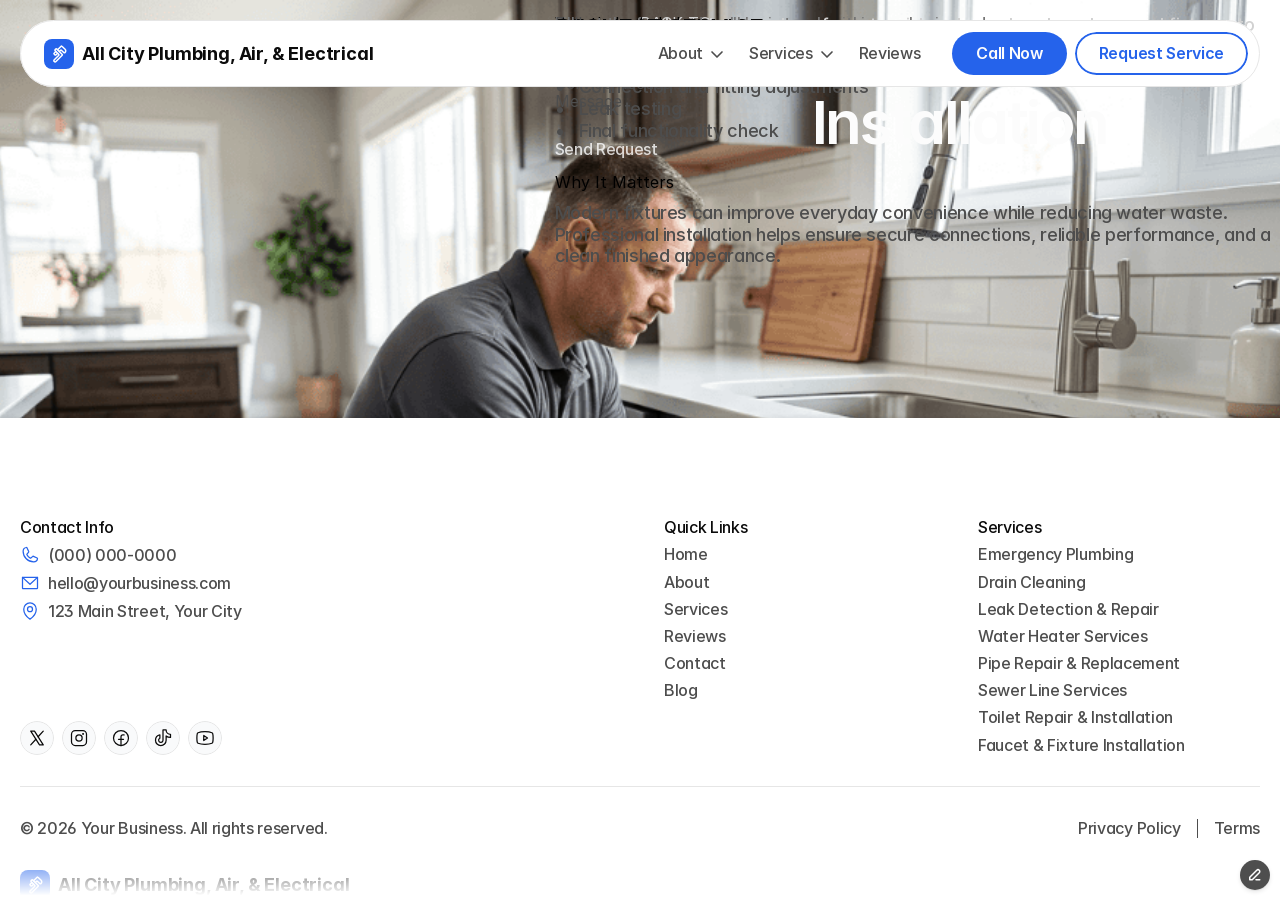
<file: services/faucet-fixture-installation/index.html>
<!DOCTYPE html>
<html lang="en" dir="ltr"><head>
<base href="/">
<link rel="stylesheet" href="/styles.css"><script>(function(){var f=window.fetch;window.fetch=function(u,o){if(typeof u==='string'&&u.includes('.framercms')){return f('/assets/cms/'+u.split('/').pop(),o);}return f(u,o);};})();</script><script src="assets/js/popups-script.js"></script>
	<meta charset="utf-8">
	<meta name="viewport" content="width=device-width">
	<meta name="generator" content="Framer d22cd96">
	<title>Faucet &amp; Fixture Installation - Plumbing Pro</title>
    <meta name="description" content="Plumbing Pro is a high-converting plumbing website template built for local service businesses. Generate leads through forms and call actions, launch fast with easy customization, and grow with SEO-ready service pages and blog CMS.">
    <meta name="framer-search-index" content="https://framerusercontent.com/sites/7fo2Bcs0rbRG9XYIEO4CnJ/searchIndex-yfVfT9ELV8GW.json">
    <meta name="framer-search-index-fallback" content="https://framerusercontent.com/sites/7fo2Bcs0rbRG9XYIEO4CnJ/searchIndex-JojfMlQQpAFr.json">
    <link href="assets/images/image-extra-1.svg" rel="icon" media="(prefers-color-scheme: light)">
    <link href="assets/images/image-extra-1.svg" rel="icon" media="(prefers-color-scheme: dark)">
    <!-- Open Graph -->
    <meta property="og:type" content="website">
    <meta property="og:title" content="Plumbing Pro - Plumbing Website Template">
    <meta property="og:description" content="Plumbing Pro is a high-converting plumbing website template built for local service businesses. Generate leads through forms and call actions, launch fast with easy customization, and grow with SEO-ready service pages and blog CMS.">
    <meta property="og:image" content="assets/images/image-extra-2.png">
    <!-- X -->
    <meta name="twitter:card" content="summary_large_image">
    <meta name="twitter:title" content="Plumbing Pro - Plumbing Website Template">
    <meta name="twitter:description" content="Plumbing Pro is a high-converting plumbing website template built for local service businesses. Generate leads through forms and call actions, launch fast with easy customization, and grow with SEO-ready service pages and blog CMS.">
    <meta name="twitter:image" content="assets/images/image-extra-2.png">
	
	
	<script>try{if(localStorage.getItem("__framer_force_showing_editorbar_since")){const n=document.createElement("link");n.rel="modulepreload";n.href="https://framer.com/edit/init.mjs";document.head.appendChild(n)}}catch(e){}</script><link rel="modulepreload" href="https://framer.com/edit/init.mjs">
	<!-- Start of headStart -->
    
    <!-- End of headStart -->
	
	
	<link href="https://fonts.gstatic.com" rel="preconnect" crossorigin="">
	
	<!-- Start of headEnd -->
    
    <!-- End of headEnd -->
	
<meta name="robots" content="max-image-preview:large"></head>
<body>
	
	<!-- Start of bodyStart -->
    
    <!-- End of bodyStart -->
	<script data-relative-date-script="global">!function(){var c=new Map;function p(e,t,n){let r=[n,{numeric:t,style:e}],o=JSON.stringify(r),s=c.get(o);if(s)return s;let i=new Intl.RelativeTimeFormat(...r);return c.set(o,i),i}function D(e,t,n,a,r,o,s){let i=U(e,t,n),d=F(e,t,i),u=p(a,r,s).format(d,i);return o?R(u):u}function R(e){return e.charAt(0).toUpperCase()+e.slice(1)}function U(e,t,n){if(n!=="auto")return n;let a=T(e,t);if(Math.abs(a)<=7)return"day";let r=g(e,t);if(Math.abs(r)<=4)return"week";let o=v(e,t);return Math.abs(o)<=12?"month":"year"}var h=1e3,y=6e4,C=36e5,M=864e5,w=6048e5;function F(e,t,n){let a=e.getTime()-t.getTime();switch(n){case"second":return Math.trunc(a/h);case"minute":return Math.trunc(a/y);case"hour":return Math.trunc(a/C);case"day":return T(e,t);case"week":return g(e,t);case"month":return v(e,t);case"quarter":return _(e,t);case"year":return x(e,t)}let r=n}function l(e){let t=new Date(e);return t.setUTCHours(0,0,0,0),t}function T(e,t){let n=l(e).getTime(),a=l(t).getTime();return Math.round((n-a)/M)}function f(e){let t=new Date(e),n=t.getUTCDay(),a=(n<1?7:0)+n-1;return t.setUTCDate(t.getUTCDate()-a),t.setUTCHours(0,0,0,0),t}function g(e,t){let n=f(e).getTime(),a=f(t).getTime();return Math.round((n-a)/w)}function v(e,t){let n=e.getUTCFullYear()-t.getUTCFullYear(),a=e.getUTCMonth()-t.getUTCMonth();return n*12+a}function m(e){let t=e.getUTCMonth();return Math.trunc(t/3)}function _(e,t){let n=e.getUTCFullYear()-t.getUTCFullYear(),a=m(e)-m(t);return n*4+a}function x(e,t){return e.getUTCFullYear()-t.getUTCFullYear()}window.__framer_formatRelativeDate=D;
}()</script>
	<div id="main"><div class="framer-aw8Ol framer-bup7n2" data-layout-template="true" style="min-height: 100vh; width: auto;"><div class="framer-1f7fu11-container"><nav class="framer-bpLmH framer-1gn59p1 framer-v-1gn59p1" data-framer-name="Desktop" data-hide-scrollbars="true" style="width: 100%; opacity: 1;"><div class="framer-a35pct" data-border="true" data-framer-name="Container" style="--border-bottom-width: 1px; --border-color: var(--token-c6608427-1ec8-43a2-a71f-f5792184d5c6, rgb(222, 222, 222)); --border-left-width: 1px; --border-right-width: 1px; --border-style: solid; --border-top-width: 1px; background-color: var(--token-d3e9557f-f85b-4aae-a29d-46760aaacc76, rgb(255, 255, 255)); border-radius: 50px; opacity: 1;"><div class="framer-5giyrs" data-framer-name="Top" style="--border-bottom-width: 0px; --border-color: rgba(0, 0, 0, 0); --border-left-width: 0px; --border-right-width: 0px; --border-style: solid; --border-top-width: 0px; background-color: rgba(255, 255, 255, 0); border-radius: 0px; opacity: 1;"><div class="framer-40gmu5-container" style="opacity: 1;"><a aria-label="Logo" class="framer-TGvIf framer-bzs0qu framer-v-bzs0qu framer-11bots9" data-framer-name="Dark" data-highlight="true" href="../" tabindex="0" style="opacity: 1;"><div class="framer-135qb1q" style="background-color: var(--token-2dbee46b-8e86-409b-908d-18389383084d); border-radius: 8px; opacity: 1;"><svg class="framer-A9vlY framer-1vcke5y" role="presentation" viewBox="0 0 24 24" style="--1m6trwb: 0; --21h8s6: var(--token-d3e9557f-f85b-4aae-a29d-46760aaacc76); --pgex8v: 2; opacity: 1;"><use href="#607465410"></use></svg></div><div class="framer-6nkd08" data-framer-name="Brand Name" data-framer-component-type="RichTextContainer" style="--extracted-r6o4lv: var(--token-25e562c2-4c2e-400c-b4bf-8b236b621b0e); transform: none; opacity: 1;"><p dir="auto" class="framer-text" style="--font-selector: SW50ZXItQm9sZA==; --framer-font-open-type-features: 'blwf' on, 'cv03' on, 'cv04' on, 'cv09' on, 'cv11' on; --framer-font-size: 18px; --framer-font-weight: 700; --framer-letter-spacing: -0.01em; --framer-text-color: var(--extracted-r6o4lv, var(--token-25e562c2-4c2e-400c-b4bf-8b236b621b0e));">All City Plumbing, Air, &amp; Electrical</p></div></a></div></div><div class="framer-o3fenq" data-framer-appear-id="o3fenq" data-framer-name="Bottom" style="--border-bottom-width: 0px; --border-color: rgba(0, 0, 0, 0); --border-left-width: 0px; --border-right-width: 0px; --border-style: solid; --border-top-width: 0px; background-color: rgba(0, 0, 0, 0); border-radius: 0px; opacity: 1; transform: none;"><div class="framer-1euw8u9" data-framer-name="Menus" style="opacity: 1;"><div class="framer-4vvrox-container" id="undefined-4vvrox" style="opacity: 1;"><a class="framer-4S8ok framer-Lw7GL framer-ggi9rj framer-v-ggi9rj framer-1u1i0ei" data-framer-name="Default" data-highlight="true" href="../about-us" tabindex="0" style="opacity: 1;"><div class="framer-1seu5a1" data-framer-component-type="RichTextContainer" style="--framer-paragraph-spacing: 0px; transform: none; opacity: 1;"><p class="framer-text framer-styles-preset-1l8qnte" data-styles-preset="aRnYE1hxO" dir="auto">About</p></div><svg class="framer-2TOMF framer-9nq0oo" role="presentation" viewBox="0 0 24 24" style="--1m6trwb: 0; --21h8s6: var(--token-22c6f036-4896-4335-bba1-574341098826, rgb(77, 77, 77)); --pgex8v: 2.5; transform: none; opacity: 1;"><use href="#2741301580"></use></svg></a></div><div class="framer-1uvsv1j-container" id="undefined-1uvsv1j" style="opacity: 1;"><a class="framer-4S8ok framer-Lw7GL framer-ggi9rj framer-v-ggi9rj framer-1u1i0ei" data-framer-name="Default" data-highlight="true" href="../services" tabindex="0" style="opacity: 1;"><div class="framer-1seu5a1" data-framer-component-type="RichTextContainer" style="--framer-paragraph-spacing: 0px; transform: none; opacity: 1;"><p class="framer-text framer-styles-preset-1l8qnte" data-styles-preset="aRnYE1hxO" dir="auto">Services</p></div><svg class="framer-2TOMF framer-9nq0oo" role="presentation" viewBox="0 0 24 24" style="--1m6trwb: 0; --21h8s6: var(--token-22c6f036-4896-4335-bba1-574341098826, rgb(77, 77, 77)); --pgex8v: 2.5; transform: none; opacity: 1;"><use href="#2741301580"></use></svg></a></div><div class="framer-dqi53g-container" style="opacity: 1;"><a class="framer-4S8ok framer-Lw7GL framer-ggi9rj framer-v-ggi9rj framer-1u1i0ei" data-framer-name="Default" data-highlight="true" href="../reviews" tabindex="0" style="opacity: 1;"><div class="framer-1seu5a1" data-framer-component-type="RichTextContainer" style="--framer-paragraph-spacing: 0px; transform: none; opacity: 1;"><p class="framer-text framer-styles-preset-1l8qnte" data-styles-preset="aRnYE1hxO" dir="auto">Reviews</p></div></a></div></div><div class="framer-gskov9" data-framer-name="CTAs" style="opacity: 1;"><div class="framer-e3y6tv-container" style="opacity: 1;"><a class="framer-ZRJLG framer-qcO23 framer-u3138m framer-v-u3138m framer-5ry2m" data-framer-name="Button Primary" data-highlight="true" href="tel:1234567890" rel="noopener" tabindex="0" style="--border-bottom-width: 0px; --border-color: rgba(0, 0, 0, 0); --border-left-width: 0px; --border-right-width: 0px; --border-style: solid; --border-top-width: 0px; backdrop-filter: none; background-color: var(--token-2dbee46b-8e86-409b-908d-18389383084d, rgb(59, 130, 246)); border-radius: 50px; opacity: 1;"><div class="framer-1ac1mem" data-framer-component-type="RichTextContainer" style="--extracted-r6o4lv: var(--token-a7058ff3-7dd0-4161-bc4d-0be900207058, rgb(250, 250, 250)); --framer-link-text-color: rgb(0, 153, 255); --framer-link-text-decoration: underline; transform: none; opacity: 1;"><p class="framer-text framer-styles-preset-rr2v9c" data-styles-preset="SYTKcKlP4" dir="auto" style="--framer-text-color: var(--extracted-r6o4lv, var(--token-a7058ff3-7dd0-4161-bc4d-0be900207058, rgb(250, 250, 250)));">Call Now</p></div></a></div><div class="framer-eio9fn-container" style="opacity: 1;"><a class="framer-ZRJLG framer-qcO23 framer-u3138m framer-v-1y5bxmx framer-5ry2m" data-framer-name="Button Tertiary" data-highlight="true" data-border="true" href="../contact" tabindex="0" style="--border-bottom-width: 2px; --border-color: var(--token-2dbee46b-8e86-409b-908d-18389383084d, rgb(37, 99, 235)); --border-left-width: 2px; --border-right-width: 2px; --border-style: solid; --border-top-width: 2px; backdrop-filter: none; background-color: rgba(0, 0, 0, 0); border-radius: 50px; opacity: 1;"><div class="framer-1ac1mem" data-framer-component-type="RichTextContainer" style="--extracted-r6o4lv: var(--token-2dbee46b-8e86-409b-908d-18389383084d, rgb(37, 99, 235)); --framer-link-text-color: rgb(0, 153, 255); --framer-link-text-decoration: underline; transform: none; opacity: 1;"><p class="framer-text framer-styles-preset-rr2v9c" data-styles-preset="SYTKcKlP4" dir="auto" style="--framer-text-color: var(--extracted-r6o4lv, var(--token-2dbee46b-8e86-409b-908d-18389383084d, rgb(37, 99, 235)));">Request Service</p></div></a></div></div></div></div></nav></div><div data-framer-root="" class="framer-ybzea framer-S75yf framer-ywpP8 framer-1K9Gz framer-aSp61 framer-crQoO framer-5Pqwy framer-cz81vx" style="min-height: 100vh; width: auto; display: contents;"><section as="section" class="framer-1lxgcn6" data-framer-name="Hero"><div data-framer-background-image-wrapper="true" style="position: absolute; border-radius: inherit; corner-shape: inherit; inset: 0px;"><img decoding="auto" width="1092" height="614" sizes="calc(100vw - 40px)" srcset="assets/images/modern-kitchen-faucet-and-sink-for-fixture-install-1.png 512w,assets/images/modern-kitchen-faucet-and-sink-for-fixture-install-2.png 1024w,assets/images/modern-kitchen-faucet-and-sink-for-fixture-install-3.png 1092w" src="assets/images/modern-kitchen-faucet-and-sink-for-fixture-install-3.png" alt="Modern kitchen faucet and sink for fixture installation service" style="display: block; width: 100%; height: 100%; border-radius: inherit; corner-shape: inherit; object-position: center center; object-fit: cover;"></div><div class="framer-4noutr" data-framer-name="Overlay"></div><div class="framer-1fb5oxf" data-framer-name="Container"><div class="framer-1cb1pgx" data-framer-name="Heading"><div class="framer-g0rfht" data-framer-name="Text"><div class="framer-s4cdm-container"><a class="framer-yQ37r framer-6Be1C framer-1tk3etq framer-v-1tk3etq framer-52liuy" data-border="true" data-framer-name="Variant 1" href="../services" style="--border-bottom-width: 1px; --border-color: var(--token-736366c7-ecf8-4462-8d2d-8c2df44c8f8a, rgba(237, 237, 237, 0.1)); --border-left-width: 1px; --border-right-width: 1px; --border-style: solid; --border-top-width: 1px; backdrop-filter: blur(5px); background-color: var(--token-79d96bfb-6955-4ff1-9a7e-67b38bf957f8, rgba(255, 255, 255, 0.1)); border-radius: 6px; opacity: 1;"><div class="framer-bm0if7" data-framer-name="Arrows" style="opacity: 1;"><svg class="framer-VHcoG framer-k3un54" role="presentation" viewBox="0 0 24 24" style="--1m6trwb: 0; --21h8s6: var(--token-9de12388-4193-4293-859c-8d1f64f07a59, rgb(230, 230, 230)); --pgex8v: 1.5; transform: rotate(180deg); opacity: 1;"><use href="#3855583215"></use></svg><svg class="framer-VHcoG framer-13yvxem" role="presentation" viewBox="0 0 24 24" style="--1m6trwb: 0; --21h8s6: var(--token-9de12388-4193-4293-859c-8d1f64f07a59, rgb(230, 230, 230)); --pgex8v: 1.5; transform: rotate(180deg); opacity: 1;"><use href="#3855583215"></use></svg></div><div class="framer-1azwcs8" data-framer-component-type="RichTextContainer" style="--extracted-r6o4lv: var(--token-9de12388-4193-4293-859c-8d1f64f07a59, rgb(204, 204, 204)); --framer-link-text-color: rgb(0, 153, 255); --framer-link-text-decoration: underline; transform: none; opacity: 1;"><p class="framer-text framer-styles-preset-xkwy3w" data-styles-preset="CkI0qR3HX" dir="auto" style="--framer-text-color: var(--extracted-r6o4lv, var(--token-9de12388-4193-4293-859c-8d1f64f07a59, rgb(204, 204, 204)));">BACK TO SERVICES</p></div></a></div><div class="framer-1l4ybr4" data-framer-component-type="RichTextContainer" style="transform: none;"><h1 class="framer-text framer-styles-preset-gq5mei" data-styles-preset="qpRd3ZN6x" dir="auto" style="--framer-text-alignment: center;">Faucet &amp; Fixture Installation</h1></div><div class="framer-jaxv0d" data-framer-component-type="RichTextContainer" style="transform: none;"><p class="framer-text framer-styles-preset-1purr7g" data-styles-preset="V0qlIGPi5" dir="auto" style="--framer-text-alignment: center; --framer-text-color: var(--token-9de12388-4193-4293-859c-8d1f64f07a59, rgb(204, 204, 204));">Install and replace faucets, sinks, showerheads, valves, and fixtures to improve function and appearance.</p></div></div></div></div></section><section class="framer-18vwuqp" data-framer-name="Section" id="section"><div class="framer-fdbqm0" data-framer-name="Container"><div class="framer-1fjc0l6" data-framer-name="Content"><div class="framer-uu3dze" data-framer-component-type="RichTextContainer" style="transform: none;"><h2 dir="auto" class="framer-text framer-styles-preset-5whraw">What's Included</h2><ul dir="auto" class="framer-text"><li data-preset-tag="p" class="framer-text framer-styles-preset-1purr7g"><p class="framer-text framer-styles-preset-1purr7g">Faucet and fixture installation</p></li><li data-preset-tag="p" class="framer-text framer-styles-preset-1purr7g"><p class="framer-text framer-styles-preset-1purr7g">Removal of existing fixtures</p></li><li data-preset-tag="p" class="framer-text framer-styles-preset-1purr7g"><p class="framer-text framer-styles-preset-1purr7g">Connection and fitting adjustments</p></li><li data-preset-tag="p" class="framer-text framer-styles-preset-1purr7g"><p class="framer-text framer-styles-preset-1purr7g">Leak testing</p></li><li data-preset-tag="p" class="framer-text framer-styles-preset-1purr7g"><p class="framer-text framer-styles-preset-1purr7g">Final functionality check</p></li></ul><p dir="auto" class="framer-text framer-styles-preset-1purr7g"><br class="framer-text trailing-break"></p><h2 dir="auto" class="framer-text framer-styles-preset-5whraw">Why It Matters</h2><p dir="auto" class="framer-text framer-styles-preset-1purr7g">Modern fixtures can improve everyday convenience while reducing water waste. Professional installation helps ensure secure connections, reliable performance, and a clean finished appearance.</p></div></div><div class="framer-yxrc2t-container"><form class="framer-gtN8N framer-8GLHA framer-Lw7GL framer-mdQSj framer-17fyrf5 framer-v-17fyrf5" data-border="true" data-framer-name="Form" style="--border-bottom-width: 1px; --border-color: var(--token-c6608427-1ec8-43a2-a71f-f5792184d5c6, rgb(222, 222, 222)); --border-left-width: 1px; --border-right-width: 1px; --border-style: solid; --border-top-width: 1px; background-color: var(--token-d3e9557f-f85b-4aae-a29d-46760aaacc76, rgb(255, 255, 255)); width: 100%; border-radius: 16px; opacity: 1;"><div class="framer-1x4o8rk" data-framer-name="Text" style="opacity: 1;"><div class="framer-e5l6tn" data-framer-component-type="RichTextContainer" style="--framer-link-text-color: rgb(0, 153, 255); --framer-link-text-decoration: underline; transform: none; opacity: 1;"><p class="framer-text framer-styles-preset-1kjdcoj" data-styles-preset="zap0uQULT" dir="auto">REQUEST SERVICE</p></div><div class="framer-5ncoa9" data-framer-component-type="RichTextContainer" style="--extracted-r6o4lv: var(--token-7bc10099-a9ad-4747-9b51-be6f29dec0a2, rgb(117, 117, 117)); --framer-link-text-color: rgb(0, 153, 255); --framer-link-text-decoration: underline; transform: none; opacity: 1;"><p class="framer-text framer-styles-preset-1l8qnte" data-styles-preset="aRnYE1hxO" dir="auto" style="--framer-text-color: var(--extracted-r6o4lv, var(--token-7bc10099-a9ad-4747-9b51-be6f29dec0a2, rgb(117, 117, 117)));">Fill out the form and we'll be in touch within one business day.</p></div></div><div class="framer-129f7be" data-framer-name="Inputs" style="opacity: 1;"><label class="framer-1axdk4f" style="opacity: 1;"><div class="framer-ssygmf" data-framer-component-type="RichTextContainer" style="--extracted-r6o4lv: var(--token-22c6f036-4896-4335-bba1-574341098826, rgb(77, 77, 77)); transform: none; opacity: 1;"><p class="framer-text framer-styles-preset-1aeiplo" data-styles-preset="ixBLPKkP8" dir="auto" style="--framer-text-color: var(--extracted-r6o4lv, var(--token-22c6f036-4896-4335-bba1-574341098826, rgb(77, 77, 77)));">Full name</p></div><div class="framer-form-text-input framer-form-input-wrapper framer-13j2i3w framer-form-text-input-type" style="--framer-input-background: var(--token-32cbc61f-8526-4819-a424-95a54e2d5c8b, rgb(245, 245, 245)); --framer-input-border-bottom-width: 1px; --framer-input-border-color: var(--token-c6608427-1ec8-43a2-a71f-f5792184d5c6, rgb(227, 227, 227)); --framer-input-border-left-width: 1px; --framer-input-border-radius-bottom-left: 6px; --framer-input-border-radius-bottom-right: 6px; --framer-input-border-radius-top-left: 6px; --framer-input-border-radius-top-right: 6px; --framer-input-border-right-width: 1px; --framer-input-border-style: solid; --framer-input-border-top-width: 1px; --framer-input-font-color: var(--token-25e562c2-4c2e-400c-b4bf-8b236b621b0e, rgb(11, 11, 11)); --framer-input-icon-color: rgb(153, 153, 153); --framer-input-placeholder-color: var(--token-7bc10099-a9ad-4747-9b51-be6f29dec0a2, rgb(117, 117, 117)); opacity: 1;"><input type="text" required="" name="Full name" placeholder="Jane Smith" class="framer-form-input framer-form-input-empty" value=""></div></label><div class="framer-1k7m5bm" data-framer-name="Group" style="opacity: 1;"><label class="framer-flxbxc" style="opacity: 1;"><div class="framer-rxrdk9" data-framer-component-type="RichTextContainer" style="--extracted-r6o4lv: var(--token-22c6f036-4896-4335-bba1-574341098826, rgb(77, 77, 77)); transform: none; opacity: 1;"><p class="framer-text framer-styles-preset-1aeiplo" data-styles-preset="ixBLPKkP8" dir="auto" style="--framer-text-color: var(--extracted-r6o4lv, var(--token-22c6f036-4896-4335-bba1-574341098826, rgb(77, 77, 77)));">Email</p></div><div class="framer-form-text-input framer-form-input-wrapper framer-dwg8n4" style="--framer-input-background: var(--token-32cbc61f-8526-4819-a424-95a54e2d5c8b, rgb(245, 245, 245)); --framer-input-border-bottom-width: 1px; --framer-input-border-color: var(--token-c6608427-1ec8-43a2-a71f-f5792184d5c6, rgb(227, 227, 227)); --framer-input-border-left-width: 1px; --framer-input-border-radius-bottom-left: 6px; --framer-input-border-radius-bottom-right: 6px; --framer-input-border-radius-top-left: 6px; --framer-input-border-radius-top-right: 6px; --framer-input-border-right-width: 1px; --framer-input-border-style: solid; --framer-input-border-top-width: 1px; --framer-input-font-color: var(--token-25e562c2-4c2e-400c-b4bf-8b236b621b0e, rgb(11, 11, 11)); --framer-input-icon-color: rgb(153, 153, 153); --framer-input-placeholder-color: var(--token-7bc10099-a9ad-4747-9b51-be6f29dec0a2, rgb(117, 117, 117)); opacity: 1;"><input type="email" required="" name="Email" placeholder="jane@gmail.com" class="framer-form-input framer-form-input-empty" value=""></div></label><label class="framer-wt1oq" style="opacity: 1;"><div class="framer-1wm2qls" data-framer-component-type="RichTextContainer" style="--extracted-r6o4lv: var(--token-22c6f036-4896-4335-bba1-574341098826, rgb(77, 77, 77)); transform: none; opacity: 1;"><p class="framer-text framer-styles-preset-1aeiplo" data-styles-preset="ixBLPKkP8" dir="auto" style="--framer-text-color: var(--extracted-r6o4lv, var(--token-22c6f036-4896-4335-bba1-574341098826, rgb(77, 77, 77)));">Phone</p></div><div class="framer-form-text-input framer-form-input-wrapper framer-1mp9z65 framer-form-text-input-type" style="--framer-input-background: var(--token-32cbc61f-8526-4819-a424-95a54e2d5c8b, rgb(245, 245, 245)); --framer-input-border-bottom-width: 1px; --framer-input-border-color: var(--token-c6608427-1ec8-43a2-a71f-f5792184d5c6, rgb(227, 227, 227)); --framer-input-border-left-width: 1px; --framer-input-border-radius-bottom-left: 6px; --framer-input-border-radius-bottom-right: 6px; --framer-input-border-radius-top-left: 6px; --framer-input-border-radius-top-right: 6px; --framer-input-border-right-width: 1px; --framer-input-border-style: solid; --framer-input-border-top-width: 1px; --framer-input-font-color: var(--token-25e562c2-4c2e-400c-b4bf-8b236b621b0e, rgb(11, 11, 11)); --framer-input-icon-color: rgb(153, 153, 153); --framer-input-placeholder-color: var(--token-7bc10099-a9ad-4747-9b51-be6f29dec0a2, rgb(117, 117, 117)); opacity: 1;"><input type="text" required="" name="Phone" placeholder="(123) 456-7890" class="framer-form-input framer-form-input-empty" value=""></div></label></div><label class="framer-1i9v7qi" style="opacity: 1;"><div class="framer-7znmqw" data-framer-component-type="RichTextContainer" style="--extracted-r6o4lv: var(--token-22c6f036-4896-4335-bba1-574341098826, rgb(77, 77, 77)); transform: none; opacity: 1;"><p class="framer-text framer-styles-preset-1aeiplo" data-styles-preset="ixBLPKkP8" dir="auto" style="--framer-text-color: var(--extracted-r6o4lv, var(--token-22c6f036-4896-4335-bba1-574341098826, rgb(77, 77, 77)));">Service needed</p></div><div class="framer-form-input-wrapper framer-form-select-wrapper framer-12z6f32" style="--framer-input-background: var(--token-32cbc61f-8526-4819-a424-95a54e2d5c8b, rgb(245, 245, 245)); --framer-input-border-bottom-width: 1px; --framer-input-border-color: var(--token-c6608427-1ec8-43a2-a71f-f5792184d5c6, rgb(227, 227, 227)); --framer-input-border-left-width: 1px; --framer-input-border-radius-bottom-left: 6px; --framer-input-border-radius-bottom-right: 6px; --framer-input-border-radius-top-left: 6px; --framer-input-border-radius-top-right: 6px; --framer-input-border-right-width: 1px; --framer-input-border-style: solid; --framer-input-border-top-width: 1px; --framer-input-font-color: var(--token-25e562c2-4c2e-400c-b4bf-8b236b621b0e, rgb(11, 11, 11)); --framer-input-icon-color: rgb(153, 153, 153); --framer-input-invalid-text-color: var(--token-7bc10099-a9ad-4747-9b51-be6f29dec0a2, rgb(117, 117, 117)); opacity: 1;"><select name="Service needed" required="" class="framer-form-input"><option value="" disabled="" selected="">Select...</option><option value="Emergency Plumbing">Emergency Plumbing</option><option value="Drain Cleaning">Drain Cleaning</option><option value="Leak Detection &amp; Repair">Leak Detection &amp; Repair</option><option value="Water Heater Services">Water Heater Services</option><option value="Pipe Repair &amp; Replacement">Pipe Repair &amp; Replacement</option><option value="Sewer Line Services">Sewer Line Services</option><option value="Toilet Repair &amp; Installation">Toilet Repair &amp; Installation</option><option value="Faucet &amp; Fixture Installation">Faucet &amp; Fixture Installation</option><option value="Other">Other</option></select></div></label><label class="framer-ge8qq6" style="opacity: 1;"><div class="framer-cydjir" data-framer-component-type="RichTextContainer" style="--extracted-r6o4lv: var(--token-22c6f036-4896-4335-bba1-574341098826, rgb(77, 77, 77)); transform: none; opacity: 1;"><p class="framer-text framer-styles-preset-1aeiplo" data-styles-preset="ixBLPKkP8" dir="auto" style="--framer-text-color: var(--extracted-r6o4lv, var(--token-22c6f036-4896-4335-bba1-574341098826, rgb(77, 77, 77)));">Message</p></div><div class="framer-form-text-input framer-form-input-wrapper framer-23aiyj framer-form-textarea-input-type" style="--framer-input-background: var(--token-32cbc61f-8526-4819-a424-95a54e2d5c8b, rgb(245, 245, 245)); --framer-input-border-bottom-width: 1px; --framer-input-border-color: var(--token-c6608427-1ec8-43a2-a71f-f5792184d5c6, rgb(227, 227, 227)); --framer-input-border-left-width: 1px; --framer-input-border-radius-bottom-left: 6px; --framer-input-border-radius-bottom-right: 6px; --framer-input-border-radius-top-left: 6px; --framer-input-border-radius-top-right: 6px; --framer-input-border-right-width: 1px; --framer-input-border-style: solid; --framer-input-border-top-width: 1px; --framer-input-font-color: var(--token-25e562c2-4c2e-400c-b4bf-8b236b621b0e, rgb(11, 11, 11)); --framer-input-icon-color: rgb(153, 153, 153); --framer-input-placeholder-color: var(--token-7bc10099-a9ad-4747-9b51-be6f29dec0a2, rgb(117, 117, 117)); opacity: 1;"><textarea required="" name="Message" placeholder="Briefly describe your HVAC needs..." class="framer-form-input"></textarea></div></label><div class="framer-kftqdx-container" data-framer-name="Form Button" name="Form Button" style="opacity: 1;"><button name="Form Button" type="submit" class="framer-RV8mY framer-Lw7GL framer-1y72rlh framer-v-tk2wer" data-framer-name="Disabled" data-reset="button" style="background-color: var(--token-2dbee46b-8e86-409b-908d-18389383084d, rgb(37, 99, 235)); width: 100%; border-radius: 4px; opacity: 0.8;"><div class="framer-si6cn2" data-framer-component-type="RichTextContainer" style="--extracted-r6o4lv: var(--token-a7058ff3-7dd0-4161-bc4d-0be900207058, rgb(250, 250, 250)); --framer-link-text-color: rgb(0, 153, 255); --framer-link-text-decoration: underline; transform: none; opacity: 1;"><p class="framer-text framer-styles-preset-1l8qnte" data-styles-preset="aRnYE1hxO" dir="auto" style="--framer-text-color: var(--extracted-r6o4lv, var(--token-a7058ff3-7dd0-4161-bc4d-0be900207058, rgb(250, 250, 250)));">Send Request</p></div></button></div></div><input type="text" name="website" tabindex="-1" autocomplete="one-time-code" aria-hidden="true" data-1p-ignore="true" data-lpignore="true" data-form-type="other" data-bwignore="true" value="" style="position: absolute; transform: scale(0);"><input type="text" name="company" tabindex="-1" autocomplete="one-time-code" aria-hidden="true" data-1p-ignore="true" data-lpignore="true" data-form-type="other" data-bwignore="true" value="" style="position: absolute; transform: scale(0);"><input type="text" name="message" tabindex="-1" autocomplete="one-time-code" aria-hidden="true" data-1p-ignore="true" data-lpignore="true" data-form-type="other" data-bwignore="true" value="" style="position: absolute; transform: scale(0);"><input type="text" name="subject" tabindex="-1" autocomplete="one-time-code" aria-hidden="true" data-1p-ignore="true" data-lpignore="true" data-form-type="other" data-bwignore="true" value="" style="position: absolute; transform: scale(0);"><input type="text" name="title" tabindex="-1" autocomplete="one-time-code" aria-hidden="true" data-1p-ignore="true" data-lpignore="true" data-form-type="other" data-bwignore="true" value="" style="position: absolute; transform: scale(0);"><input type="text" name="description" tabindex="-1" autocomplete="one-time-code" aria-hidden="true" data-1p-ignore="true" data-lpignore="true" data-form-type="other" data-bwignore="true" value="" style="position: absolute; transform: scale(0);"><input type="text" name="feedback" tabindex="-1" autocomplete="one-time-code" aria-hidden="true" data-1p-ignore="true" data-lpignore="true" data-form-type="other" data-bwignore="true" value="" style="position: absolute; transform: scale(0);"><input type="text" name="notes" tabindex="-1" autocomplete="one-time-code" aria-hidden="true" data-1p-ignore="true" data-lpignore="true" data-form-type="other" data-bwignore="true" value="" style="position: absolute; transform: scale(0);"><input type="text" name="details" tabindex="-1" autocomplete="one-time-code" aria-hidden="true" data-1p-ignore="true" data-lpignore="true" data-form-type="other" data-bwignore="true" value="" style="position: absolute; transform: scale(0);"><input type="text" name="remarks" tabindex="-1" autocomplete="one-time-code" aria-hidden="true" data-1p-ignore="true" data-lpignore="true" data-form-type="other" data-bwignore="true" value="" style="position: absolute; transform: scale(0);"><input type="text" name="comments" tabindex="-1" autocomplete="one-time-code" aria-hidden="true" data-1p-ignore="true" data-lpignore="true" data-form-type="other" data-bwignore="true" value="" style="position: absolute; transform: scale(0);"></form></div></div></section></div><div id="overlay"></div><div class="framer-pg0ymy"></div><div class="framer-6cj5k8-container"><div class="framer-JodfV framer-Lw7GL framer-up2e8r framer-v-up2e8r" data-framer-name="Desktop" style="background-color: var(--token-d3e9557f-f85b-4aae-a29d-46760aaacc76, rgb(255, 255, 255)); width: 100%; box-shadow: rgba(0, 0, 0, 0.08) 0px -1px 4px 0px; opacity: 1;"><div class="framer-1ohebmm" data-framer-name="Container" style="opacity: 1;"><div class="framer-j9rl1y" data-border="true" data-framer-name="Top" style="--border-bottom-width: 1px; --border-color: var(--token-c6608427-1ec8-43a2-a71f-f5792184d5c6, rgb(222, 222, 222)); --border-left-width: 0px; --border-right-width: 0px; --border-style: solid; --border-top-width: 0px; opacity: 1;"><div class="framer-1brq2jl" data-framer-name="Heading" style="opacity: 1;"><div class="framer-oxgiav" data-framer-name="Contact Info" style="opacity: 1;"><div class="framer-lwlyhj" data-framer-component-type="RichTextContainer" style="--extracted-r6o4lv: var(--token-25e562c2-4c2e-400c-b4bf-8b236b621b0e, rgb(11, 11, 11)); --framer-link-text-color: rgb(0, 153, 255); --framer-link-text-decoration: underline; transform: none; opacity: 1;"><p class="framer-text framer-styles-preset-1l8qnte" data-styles-preset="aRnYE1hxO" dir="auto" style="--framer-text-color: var(--extracted-r6o4lv, var(--token-25e562c2-4c2e-400c-b4bf-8b236b621b0e, rgb(11, 11, 11)));">Contact Info</p></div><div class="framer-k6a48u-container" style="opacity: 1;"><div class="framer-IBbYx framer-ywpP8 framer-crQoO framer-Lw7GL framer-17f6pum framer-v-1uyeikf" data-framer-name="Footer Variant" style="width: 100%; opacity: 1;"><div class="framer-pjzjwt" data-border="true" data-framer-name="Icon" style="--border-bottom-width: 0px; --border-color: var(--token-c6608427-1ec8-43a2-a71f-f5792184d5c6, rgb(222, 222, 222)); --border-left-width: 0px; --border-right-width: 0px; --border-style: solid; --border-top-width: 0px; background-color: rgba(0, 0, 0, 0); border-radius: 4px; opacity: 1;"><svg class="framer-C6MlI framer-xhts77" role="presentation" viewBox="0 0 24 24" style="--1m6trwb: 0; --21h8s6: var(--token-2dbee46b-8e86-409b-908d-18389383084d, rgb(37, 99, 235)); --pgex8v: 1.5; opacity: 1;"><use href="#986463349"></use></svg></div><div class="framer-s88d04" data-framer-name="Text" style="opacity: 1;"><div class="framer-qw6h52" data-framer-component-type="RichTextContainer" style="transform: none; opacity: 1;"><p class="framer-text framer-styles-preset-1l8qnte" data-styles-preset="aRnYE1hxO" dir="auto"><a class="framer-text framer-styles-preset-29nrez" data-styles-preset="kY13NGqyP" href="tel:0000000000" rel="noopener">(000) 000-0000</a></p></div></div></div></div><div class="framer-5k41q5-container" style="opacity: 1;"><div class="framer-IBbYx framer-ywpP8 framer-crQoO framer-Lw7GL framer-17f6pum framer-v-1uyeikf" data-framer-name="Footer Variant" style="width: 100%; opacity: 1;"><div class="framer-pjzjwt" data-border="true" data-framer-name="Icon" style="--border-bottom-width: 0px; --border-color: var(--token-c6608427-1ec8-43a2-a71f-f5792184d5c6, rgb(222, 222, 222)); --border-left-width: 0px; --border-right-width: 0px; --border-style: solid; --border-top-width: 0px; background-color: rgba(0, 0, 0, 0); border-radius: 4px; opacity: 1;"><svg class="framer-kKX2d framer-xhts77" role="presentation" viewBox="0 0 24 24" style="--1m6trwb: 0; --21h8s6: var(--token-2dbee46b-8e86-409b-908d-18389383084d, rgb(37, 99, 235)); --pgex8v: 1.5; opacity: 1;"><use href="#99690465"></use></svg></div><div class="framer-s88d04" data-framer-name="Text" style="opacity: 1;"><div class="framer-qw6h52" data-framer-component-type="RichTextContainer" style="transform: none; opacity: 1;"><p class="framer-text framer-styles-preset-1l8qnte" data-styles-preset="aRnYE1hxO" dir="auto"><a class="framer-text framer-styles-preset-29nrez" data-styles-preset="kY13NGqyP" href="mailto:hello@yourbusiness.com" rel="noopener">hello@yourbusiness.com</a></p></div></div></div></div><div class="framer-u4ey26-container" style="opacity: 1;"><div class="framer-IBbYx framer-ywpP8 framer-crQoO framer-Lw7GL framer-17f6pum framer-v-1uyeikf" data-framer-name="Footer Variant" style="width: 100%; opacity: 1;"><div class="framer-pjzjwt" data-border="true" data-framer-name="Icon" style="--border-bottom-width: 0px; --border-color: var(--token-c6608427-1ec8-43a2-a71f-f5792184d5c6, rgb(222, 222, 222)); --border-left-width: 0px; --border-right-width: 0px; --border-style: solid; --border-top-width: 0px; background-color: rgba(0, 0, 0, 0); border-radius: 4px; opacity: 1;"><svg class="framer-XrTFE framer-xhts77" role="presentation" viewBox="0 0 24 24" style="--1m6trwb: 0; --21h8s6: var(--token-2dbee46b-8e86-409b-908d-18389383084d, rgb(37, 99, 235)); --pgex8v: 1.5; opacity: 1;"><use href="#4159562592"></use></svg></div><div class="framer-s88d04" data-framer-name="Text" style="opacity: 1;"><div class="framer-qw6h52" data-framer-component-type="RichTextContainer" style="transform: none; opacity: 1;"><p class="framer-text framer-styles-preset-1l8qnte" data-styles-preset="aRnYE1hxO" dir="auto"><a class="framer-text framer-styles-preset-29nrez" data-styles-preset="kY13NGqyP" href="https://maps.google.com" rel="noopener">123 Main Street, Your City</a></p></div></div></div></div></div><div class="framer-fksps6" data-framer-name="Socials" style="opacity: 1;"><div class="framer-jakdae-container" style="opacity: 1;"><a aria-label="Visit us on Twitter" class="framer-D9xcV framer-1lbj8ox framer-v-1lbj8ox framer-1ynuntw" data-border="true" data-framer-name="Variant 1" href="https://x.com" target="_blank" rel="noopener" style="--border-bottom-width: 1px; --border-color: var(--token-c6608427-1ec8-43a2-a71f-f5792184d5c6, rgb(222, 222, 222)); --border-left-width: 1px; --border-right-width: 1px; --border-style: solid; --border-top-width: 1px; background-color: var(--token-32cbc61f-8526-4819-a424-95a54e2d5c8b, rgb(245, 245, 245)); border-radius: 50px; opacity: 1;"><svg class="framer-QMsyA framer-1rg825w" role="presentation" viewBox="0 0 24 24" style="--1m6trwb: 0; --21h8s6: var(--token-25e562c2-4c2e-400c-b4bf-8b236b621b0e, rgb(11, 11, 11)); --pgex8v: 1.5; opacity: 1;"><use href="#1688045918"></use></svg></a></div><div class="framer-vlzujt-container" style="opacity: 1;"><a aria-label="Visit us on Instagram" class="framer-D9xcV framer-1lbj8ox framer-v-1lbj8ox framer-1ynuntw" data-border="true" data-framer-name="Variant 1" href="https://instagram.com" target="_blank" rel="noopener" style="--border-bottom-width: 1px; --border-color: var(--token-c6608427-1ec8-43a2-a71f-f5792184d5c6, rgb(222, 222, 222)); --border-left-width: 1px; --border-right-width: 1px; --border-style: solid; --border-top-width: 1px; background-color: var(--token-32cbc61f-8526-4819-a424-95a54e2d5c8b, rgb(245, 245, 245)); border-radius: 50px; opacity: 1;"><svg class="framer-SHCqu framer-1rg825w" role="presentation" viewBox="0 0 24 24" style="--1m6trwb: 0; --21h8s6: var(--token-25e562c2-4c2e-400c-b4bf-8b236b621b0e, rgb(11, 11, 11)); --pgex8v: 1.5; opacity: 1;"><use href="#942143898"></use></svg></a></div><div class="framer-1ocredj-container" style="opacity: 1;"><a aria-label="Visit us on Facebook" class="framer-D9xcV framer-1lbj8ox framer-v-1lbj8ox framer-1ynuntw" data-border="true" data-framer-name="Variant 1" href="https://facebook.com" target="_blank" rel="noopener" style="--border-bottom-width: 1px; --border-color: var(--token-c6608427-1ec8-43a2-a71f-f5792184d5c6, rgb(222, 222, 222)); --border-left-width: 1px; --border-right-width: 1px; --border-style: solid; --border-top-width: 1px; background-color: var(--token-32cbc61f-8526-4819-a424-95a54e2d5c8b, rgb(245, 245, 245)); border-radius: 50px; opacity: 1;"><svg class="framer-UHDx1 framer-1rg825w" role="presentation" viewBox="0 0 24 24" style="--1m6trwb: 0; --21h8s6: var(--token-25e562c2-4c2e-400c-b4bf-8b236b621b0e, rgb(11, 11, 11)); --pgex8v: 1.5; opacity: 1;"><use href="#1426455308"></use></svg></a></div><div class="framer-xxxmcp-container" style="opacity: 1;"><a aria-label="Visit us on Tiktok" class="framer-D9xcV framer-1lbj8ox framer-v-1lbj8ox framer-1ynuntw" data-border="true" data-framer-name="Variant 1" href="https://tiktok.com" target="_blank" rel="noopener" style="--border-bottom-width: 1px; --border-color: var(--token-c6608427-1ec8-43a2-a71f-f5792184d5c6, rgb(222, 222, 222)); --border-left-width: 1px; --border-right-width: 1px; --border-style: solid; --border-top-width: 1px; background-color: var(--token-32cbc61f-8526-4819-a424-95a54e2d5c8b, rgb(245, 245, 245)); border-radius: 50px; opacity: 1;"><svg class="framer-wQsp6 framer-1rg825w" role="presentation" viewBox="0 0 24 24" style="--1m6trwb: 0; --21h8s6: var(--token-25e562c2-4c2e-400c-b4bf-8b236b621b0e, rgb(11, 11, 11)); --pgex8v: 1.5; opacity: 1;"><use href="#4153440109"></use></svg></a></div><div class="framer-1yhqr8-container" style="opacity: 1;"><a aria-label="Visit us on YouTube" class="framer-D9xcV framer-1lbj8ox framer-v-1lbj8ox framer-1ynuntw" data-border="true" data-framer-name="Variant 1" href="https://youtube.com" target="_blank" rel="noopener" style="--border-bottom-width: 1px; --border-color: var(--token-c6608427-1ec8-43a2-a71f-f5792184d5c6, rgb(222, 222, 222)); --border-left-width: 1px; --border-right-width: 1px; --border-style: solid; --border-top-width: 1px; background-color: var(--token-32cbc61f-8526-4819-a424-95a54e2d5c8b, rgb(245, 245, 245)); border-radius: 50px; opacity: 1;"><svg class="framer-KIxjp framer-1rg825w" role="presentation" viewBox="0 0 24 24" style="--1m6trwb: 0; --21h8s6: var(--token-25e562c2-4c2e-400c-b4bf-8b236b621b0e, rgb(11, 11, 11)); --pgex8v: 1.5; opacity: 1;"><use href="#3761207643"></use></svg></a></div></div></div><div class="framer-a66arq" data-framer-name="Content" style="opacity: 1;"><div class="framer-z3z0p7" data-framer-name="Main Links" style="opacity: 1;"><div class="framer-sfzlo2" data-framer-name="Quick Links" style="opacity: 1;"><div class="framer-1llkqoh" data-framer-component-type="RichTextContainer" style="--extracted-r6o4lv: var(--token-25e562c2-4c2e-400c-b4bf-8b236b621b0e, rgb(11, 11, 11)); --framer-link-text-color: rgb(0, 153, 255); --framer-link-text-decoration: underline; transform: none; opacity: 1;"><p class="framer-text framer-styles-preset-1l8qnte" data-styles-preset="aRnYE1hxO" dir="auto" style="--framer-text-color: var(--extracted-r6o4lv, var(--token-25e562c2-4c2e-400c-b4bf-8b236b621b0e, rgb(11, 11, 11)));">Quick Links</p></div><div class="framer-18mnc24-container" style="opacity: 1;"><a class="framer-4S8ok framer-Lw7GL framer-ggi9rj framer-v-ggi9rj framer-1u1i0ei" data-framer-name="Default" data-highlight="true" href="../" tabindex="0" style="width: 100%; opacity: 1;"><div class="framer-1seu5a1" data-framer-component-type="RichTextContainer" style="--framer-paragraph-spacing: 0px; transform: none; opacity: 1;"><p class="framer-text framer-styles-preset-1l8qnte" data-styles-preset="aRnYE1hxO" dir="auto">Home</p></div></a></div><div class="framer-14t05l4-container" style="opacity: 1;"><a class="framer-4S8ok framer-Lw7GL framer-ggi9rj framer-v-ggi9rj framer-1u1i0ei" data-framer-name="Default" data-highlight="true" href="../about-us" tabindex="0" style="width: 100%; opacity: 1;"><div class="framer-1seu5a1" data-framer-component-type="RichTextContainer" style="--framer-paragraph-spacing: 0px; transform: none; opacity: 1;"><p class="framer-text framer-styles-preset-1l8qnte" data-styles-preset="aRnYE1hxO" dir="auto">About</p></div></a></div><div class="framer-163xfgb-container" style="opacity: 1;"><a class="framer-4S8ok framer-Lw7GL framer-ggi9rj framer-v-ggi9rj framer-1u1i0ei" data-framer-name="Default" data-highlight="true" href="../services" tabindex="0" style="width: 100%; opacity: 1;"><div class="framer-1seu5a1" data-framer-component-type="RichTextContainer" style="--framer-paragraph-spacing: 0px; transform: none; opacity: 1;"><p class="framer-text framer-styles-preset-1l8qnte" data-styles-preset="aRnYE1hxO" dir="auto">Services</p></div></a></div><div class="framer-1vxdy3r-container" style="opacity: 1;"><a class="framer-4S8ok framer-Lw7GL framer-ggi9rj framer-v-ggi9rj framer-1u1i0ei" data-framer-name="Default" data-highlight="true" href="../reviews" tabindex="0" style="width: 100%; opacity: 1;"><div class="framer-1seu5a1" data-framer-component-type="RichTextContainer" style="--framer-paragraph-spacing: 0px; transform: none; opacity: 1;"><p class="framer-text framer-styles-preset-1l8qnte" data-styles-preset="aRnYE1hxO" dir="auto">Reviews</p></div></a></div><div class="framer-1x21e5g-container" style="opacity: 1;"><a class="framer-4S8ok framer-Lw7GL framer-ggi9rj framer-v-ggi9rj framer-1u1i0ei" data-framer-name="Default" data-highlight="true" href="../contact" tabindex="0" style="width: 100%; opacity: 1;"><div class="framer-1seu5a1" data-framer-component-type="RichTextContainer" style="--framer-paragraph-spacing: 0px; transform: none; opacity: 1;"><p class="framer-text framer-styles-preset-1l8qnte" data-styles-preset="aRnYE1hxO" dir="auto">Contact</p></div></a></div><div class="framer-va0m2c-container" style="opacity: 1;"><a class="framer-4S8ok framer-Lw7GL framer-ggi9rj framer-v-ggi9rj framer-1u1i0ei" data-framer-name="Default" data-highlight="true" href="../blog" tabindex="0" style="width: 100%; opacity: 1;"><div class="framer-1seu5a1" data-framer-component-type="RichTextContainer" style="--framer-paragraph-spacing: 0px; transform: none; opacity: 1;"><p class="framer-text framer-styles-preset-1l8qnte" data-styles-preset="aRnYE1hxO" dir="auto">Blog</p></div></a></div></div><div class="framer-flp5dz" data-framer-name="Services" style="opacity: 1;"><div class="framer-2ohzkk" data-framer-component-type="RichTextContainer" style="--extracted-r6o4lv: var(--token-25e562c2-4c2e-400c-b4bf-8b236b621b0e, rgb(11, 11, 11)); --framer-link-text-color: rgb(0, 153, 255); --framer-link-text-decoration: underline; transform: none; opacity: 1;"><p class="framer-text framer-styles-preset-1l8qnte" data-styles-preset="aRnYE1hxO" dir="auto" style="--framer-text-color: var(--extracted-r6o4lv, var(--token-25e562c2-4c2e-400c-b4bf-8b236b621b0e, rgb(11, 11, 11)));">Services</p></div><ul class="framer-hjc435" style="opacity: 1;"><li class="framer-7h619r" style="opacity: 1;"><div class="framer-gaqh4d-container" style="opacity: 1;"><a class="framer-4S8ok framer-Lw7GL framer-ggi9rj framer-v-ggi9rj framer-1u1i0ei" data-framer-name="Default" data-highlight="true" href="./emergency-plumbing" tabindex="0" style="width: 100%; opacity: 1;"><div class="framer-1seu5a1" data-framer-component-type="RichTextContainer" style="--framer-paragraph-spacing: 0px; transform: none; opacity: 1;"><p class="framer-text framer-styles-preset-1l8qnte" data-styles-preset="aRnYE1hxO" dir="auto">Emergency Plumbing</p></div></a></div></li><li class="framer-7h619r" style="opacity: 1;"><div class="framer-gaqh4d-container" style="opacity: 1;"><a class="framer-4S8ok framer-Lw7GL framer-ggi9rj framer-v-ggi9rj framer-1u1i0ei" data-framer-name="Default" data-highlight="true" href="./drain-cleaning" tabindex="0" style="width: 100%; opacity: 1;"><div class="framer-1seu5a1" data-framer-component-type="RichTextContainer" style="--framer-paragraph-spacing: 0px; transform: none; opacity: 1;"><p class="framer-text framer-styles-preset-1l8qnte" data-styles-preset="aRnYE1hxO" dir="auto">Drain Cleaning</p></div></a></div></li><li class="framer-7h619r" style="opacity: 1;"><div class="framer-gaqh4d-container" style="opacity: 1;"><a class="framer-4S8ok framer-Lw7GL framer-ggi9rj framer-v-ggi9rj framer-1u1i0ei" data-framer-name="Default" data-highlight="true" href="./leak-detection-repair" tabindex="0" style="width: 100%; opacity: 1;"><div class="framer-1seu5a1" data-framer-component-type="RichTextContainer" style="--framer-paragraph-spacing: 0px; transform: none; opacity: 1;"><p class="framer-text framer-styles-preset-1l8qnte" data-styles-preset="aRnYE1hxO" dir="auto">Leak Detection &amp; Repair</p></div></a></div></li><li class="framer-7h619r" style="opacity: 1;"><div class="framer-gaqh4d-container" style="opacity: 1;"><a class="framer-4S8ok framer-Lw7GL framer-ggi9rj framer-v-ggi9rj framer-1u1i0ei" data-framer-name="Default" data-highlight="true" href="./water-heater-services" tabindex="0" style="width: 100%; opacity: 1;"><div class="framer-1seu5a1" data-framer-component-type="RichTextContainer" style="--framer-paragraph-spacing: 0px; transform: none; opacity: 1;"><p class="framer-text framer-styles-preset-1l8qnte" data-styles-preset="aRnYE1hxO" dir="auto">Water Heater Services</p></div></a></div></li><li class="framer-7h619r" style="opacity: 1;"><div class="framer-gaqh4d-container" style="opacity: 1;"><a class="framer-4S8ok framer-Lw7GL framer-ggi9rj framer-v-ggi9rj framer-1u1i0ei" data-framer-name="Default" data-highlight="true" href="./pipe-repair-replacement" tabindex="0" style="width: 100%; opacity: 1;"><div class="framer-1seu5a1" data-framer-component-type="RichTextContainer" style="--framer-paragraph-spacing: 0px; transform: none; opacity: 1;"><p class="framer-text framer-styles-preset-1l8qnte" data-styles-preset="aRnYE1hxO" dir="auto">Pipe Repair &amp; Replacement</p></div></a></div></li><li class="framer-7h619r" style="opacity: 1;"><div class="framer-gaqh4d-container" style="opacity: 1;"><a class="framer-4S8ok framer-Lw7GL framer-ggi9rj framer-v-ggi9rj framer-1u1i0ei" data-framer-name="Default" data-highlight="true" href="./sewer-line-services" tabindex="0" style="width: 100%; opacity: 1;"><div class="framer-1seu5a1" data-framer-component-type="RichTextContainer" style="--framer-paragraph-spacing: 0px; transform: none; opacity: 1;"><p class="framer-text framer-styles-preset-1l8qnte" data-styles-preset="aRnYE1hxO" dir="auto">Sewer Line Services</p></div></a></div></li><li class="framer-7h619r" style="opacity: 1;"><div class="framer-gaqh4d-container" style="opacity: 1;"><a class="framer-4S8ok framer-Lw7GL framer-ggi9rj framer-v-ggi9rj framer-1u1i0ei" data-framer-name="Default" data-highlight="true" href="./toilet-repair-installation" tabindex="0" style="width: 100%; opacity: 1;"><div class="framer-1seu5a1" data-framer-component-type="RichTextContainer" style="--framer-paragraph-spacing: 0px; transform: none; opacity: 1;"><p class="framer-text framer-styles-preset-1l8qnte" data-styles-preset="aRnYE1hxO" dir="auto">Toilet Repair &amp; Installation</p></div></a></div></li><li class="framer-7h619r" style="opacity: 1;"><div class="framer-gaqh4d-container" style="opacity: 1;"><a class="framer-4S8ok framer-Lw7GL framer-ggi9rj framer-v-ggi9rj framer-1u1i0ei" data-framer-name="Default" data-highlight="true" href="./faucet-fixture-installation" data-framer-page-link-current="true" tabindex="0" style="width: 100%; opacity: 1;"><div class="framer-1seu5a1" data-framer-component-type="RichTextContainer" style="--framer-paragraph-spacing: 0px; transform: none; opacity: 1;"><p class="framer-text framer-styles-preset-1l8qnte" data-styles-preset="aRnYE1hxO" dir="auto">Faucet &amp; Fixture Installation</p></div></a></div></li></ul></div></div></div></div><div class="framer-w3phw8" data-framer-name="Bottom" style="opacity: 1;"><div class="framer-nf9d88" data-framer-name="Watermark" style="opacity: 1;"><div class="framer-16l2mox" data-framer-component-type="RichTextContainer" style="--extracted-r6o4lv: var(--token-22c6f036-4896-4335-bba1-574341098826, rgb(77, 77, 77)); transform: none; opacity: 1;"><p class="framer-text framer-styles-preset-1l8qnte" data-styles-preset="aRnYE1hxO" dir="auto" style="--framer-text-alignment: start; --framer-text-color: var(--extracted-r6o4lv, var(--token-22c6f036-4896-4335-bba1-574341098826, rgb(77, 77, 77)));">© 2026 Your Business. All rights reserved.</p></div></div><div class="framer-ooz3k8" data-framer-name="Legal" style="opacity: 1;"><div class="framer-77szxc-container" style="opacity: 1;"><a class="framer-4S8ok framer-Lw7GL framer-ggi9rj framer-v-ggi9rj framer-1u1i0ei" data-framer-name="Default" data-highlight="true" href="../legal/privacy-policy" tabindex="0" style="opacity: 1;"><div class="framer-1seu5a1" data-framer-component-type="RichTextContainer" style="--framer-paragraph-spacing: 0px; transform: none; opacity: 1;"><p class="framer-text framer-styles-preset-1l8qnte" data-styles-preset="aRnYE1hxO" dir="auto">Privacy Policy</p></div></a></div><div class="framer-1m62szk" data-framer-name="Divider" style="background-color: var(--token-22c6f036-4896-4335-bba1-574341098826, rgb(77, 77, 77)); opacity: 1;"></div><div class="framer-1veou8v-container" style="opacity: 1;"><a class="framer-4S8ok framer-Lw7GL framer-ggi9rj framer-v-ggi9rj framer-1u1i0ei" data-framer-name="Default" data-highlight="true" href="../legal/terms-conditions" tabindex="0" style="opacity: 1;"><div class="framer-1seu5a1" data-framer-component-type="RichTextContainer" style="--framer-paragraph-spacing: 0px; transform: none; opacity: 1;"><p class="framer-text framer-styles-preset-1l8qnte" data-styles-preset="aRnYE1hxO" dir="auto">Terms</p></div></a></div></div></div><div class="framer-1pj86eb-container" style="mask: linear-gradient(0deg, rgba(0, 0, 0, 0) 15%, rgba(0, 0, 0, 0.5) 100%); opacity: 1;"><a aria-label="Logo" class="framer-TGvIf framer-bzs0qu framer-v-bzs0qu framer-11bots9" data-framer-name="Dark" data-highlight="true" href="../" tabindex="0" style="width: 100%; opacity: 1;"><div class="framer-135qb1q" style="background-color: var(--token-2dbee46b-8e86-409b-908d-18389383084d); border-radius: 8px; opacity: 1;"><svg class="framer-A9vlY framer-1vcke5y" role="presentation" viewBox="0 0 24 24" style="--1m6trwb: 0; --21h8s6: var(--token-d3e9557f-f85b-4aae-a29d-46760aaacc76); --pgex8v: 2; opacity: 1;"><use href="#607465410"></use></svg></div><div class="framer-6nkd08" data-framer-name="Brand Name" data-framer-component-type="RichTextContainer" style="--extracted-r6o4lv: var(--token-25e562c2-4c2e-400c-b4bf-8b236b621b0e); transform: none; opacity: 1;"><p dir="auto" class="framer-text" style="--font-selector: SW50ZXItQm9sZA==; --framer-font-open-type-features: 'blwf' on, 'cv03' on, 'cv04' on, 'cv09' on, 'cv11' on; --framer-font-size: 18px; --framer-font-weight: 700; --framer-letter-spacing: -0.01em; --framer-text-color: var(--extracted-r6o4lv, var(--token-25e562c2-4c2e-400c-b4bf-8b236b621b0e));">All City Plumbing, Air, &amp; Electrical</p></div></a></div></div></div></div></div><div id="template-overlay"></div></div>
	<script>!function(){var w="framer_variant";function u(a,r){let e=r.indexOf("#"),t=e===-1?r:r.substring(0,e),o=e===-1?"":r.substring(e),n=t.indexOf("?"),h=n===-1?t:t.substring(0,n),d=n===-1?"":t.substring(n),s=new URLSearchParams(d),m=new URLSearchParams(a);for(let[i,l]of m)s.has(i)||i!==w&&s.append(i,l);let c=s.toString();return c===""?t+o:h+"?"+c+o}var g='div#main a[href^="#"],div#main a[href^="/"],div#main a[href^="."]',f="div#main a[data-framer-preserve-params]",S=document.currentScript?.hasAttribute("data-preserve-internal-params");if(window.location.search&&!navigator.webdriver&&!/bot|-google|google-|yandex|ia_archiver|crawl|spider/iu.test(navigator.userAgent)){let a=document.querySelectorAll(S?`${g},${f}`:f);for(let r of a){let e=u(window.location.search,r.href);r.setAttribute("href",e)}}
}()</script>
	
	
	<script data-framer-appear-animation="no-preference"></script>
	<script>typeof document<"u"&&(window.process={...window.process,env:{...window.process?.env,NODE_ENV:"production"}});</script>
	<link rel="modulepreload" fetchpriority="low" href="assets/js/react.C7PnvGsH.mjs"><link rel="modulepreload" fetchpriority="low" href="assets/js/rolldown-runtime.BLwaTvXf.mjs"><link rel="modulepreload" fetchpriority="low" href="assets/js/motion.dtYzoSsX.mjs"><link rel="modulepreload" fetchpriority="low" href="assets/js/framer.DFIQytsf.mjs"><link rel="modulepreload" fetchpriority="low" href="assets/js/shared-lib.CmYuw-6J.mjs"><link rel="modulepreload" fetchpriority="low" href="assets/js/ufLVSvN45.fVnTlPUA.mjs"><link rel="modulepreload" fetchpriority="low" href="assets/js/kY13NGqyP.Cud5ntF_.mjs"><link rel="modulepreload" fetchpriority="low" href="assets/js/ThLT7_j_T.B-Si7_Gs.mjs"><link rel="modulepreload" fetchpriority="low" href="assets/js/Xicc99pqP.C6LVe_W9.mjs"><script type="module" async="" data-framer-bundle="main" fetchpriority="low" src="assets/js/script_main.mUBa93JT.mjs"></script>
	<!-- Start of bodyEnd -->
    
    <!-- End of bodyEnd -->


<div id="svg-templates" aria-hidden="true" style="position: absolute; overflow: hidden; bottom: 0px; left: 0px; width: 0px; height: 0px; z-index: 0; contain: strict;"><svg display="block" role="presentation" viewBox="0 0 24 24" xmlns="http://www.w3.org/2000/svg" id="607465410"><path d="M 6.527 8.402 C 6.668 8.261 6.747 8.07 6.747 7.871 C 6.747 7.672 6.668 7.481 6.527 7.34 L 1.965 2.715 C 1.345 2.093 1.345 1.087 1.965 0.465 L 1.965 0.465 C 2.587 -0.155 3.593 -0.155 4.215 0.465 L 11.03 7.343 C 11.17 7.484 11.25 7.675 11.25 7.874 C 11.25 8.073 11.17 8.264 11.03 8.405 L 2.715 16.777 C 2.093 17.397 1.087 17.397 0.465 16.777 L 0.465 16.777 C -0.155 16.155 -0.155 15.149 0.465 14.527 Z" fill-opacity="var(--1m6trwb, 0)" fill="var(--21h8s6, rgb(0, 0, 0))" height="17.242201016476443px" id="gkfoMzuy5" transform="translate(5.254 5.254)" width="11.24950300055005px"></path><path d="M 6.527 8.402 C 6.668 8.261 6.747 8.07 6.747 7.871 C 6.747 7.672 6.668 7.481 6.527 7.34 L 1.965 2.715 C 1.345 2.093 1.345 1.087 1.965 0.465 L 1.965 0.465 C 2.587 -0.155 3.593 -0.155 4.215 0.465 L 11.03 7.343 C 11.17 7.484 11.25 7.675 11.25 7.874 C 11.25 8.073 11.17 8.264 11.03 8.405 L 2.715 16.777 C 2.093 17.397 1.087 17.397 0.465 16.777 L 0.465 16.777 C -0.155 16.155 -0.155 15.149 0.465 14.527 Z" fill="transparent" height="17.242201016476443px" id="DTVAAIhr8" stroke-dasharray="" stroke-linecap="round" stroke-linejoin="round" stroke-width="var(--pgex8v, 1.5)" stroke="var(--21h8s6, rgb(0, 0, 0))" transform="translate(5.254 5.254)" width="11.24950300055005px"></path><path d="M 2.265 7.18 L 4.011 5.47 C 4.301 5.179 4.772 5.177 5.065 5.464 L 8.576 8.781 C 8.869 9.074 9.344 9.074 9.637 8.781 L 9.985 8.432 C 11.157 7.261 11.157 5.362 9.985 4.19 L 5.767 0.22 C 5.626 0.079 5.435 0 5.236 0 C 5.037 0 4.846 0.079 4.705 0.22 L 0 4.893" fill="transparent" height="9.000711127494675px" id="CLpDuPRcB" stroke-dasharray="" stroke-linecap="round" stroke-linejoin="round" stroke-width="var(--pgex8v, 1.5)" stroke="var(--21h8s6, rgb(0, 0, 0))" transform="translate(10.136 1.499)" width="10.863765587082213px"></path><path d="M 2.625 0 L 0.219 2.394 C -0.073 2.687 -0.073 3.162 0.219 3.455 L 1.406 4.644 C 1.699 4.937 2.174 4.937 2.467 4.644 L 4.875 2.276" fill="transparent" height="4.863871135182833px" id="j8UTygm4t" stroke-dasharray="" stroke-linecap="round" stroke-linejoin="round" stroke-width="var(--pgex8v, 1.5)" stroke="var(--21h8s6, rgb(0, 0, 0))" transform="translate(5.25 8.636)" width="4.8751211351828445px"></path></svg><svg display="block" role="presentation" viewBox="0 0 24 24" xmlns="http://www.w3.org/2000/svg" id="2741301580"><path d="M 15 0 L 7.5 7.5 L 0 0 Z" fill-opacity="var(--1m6trwb, 0)" fill="var(--21h8s6, rgb(0, 0, 0))" height="7.5px" id="d6DgdEg9H" transform="translate(4.5 9)" width="15px"></path><path d="M 15 0 L 7.5 7.5 L 0 0" fill="transparent" height="7.5px" id="IYL9rIPB2" stroke-dasharray="" stroke-linecap="round" stroke-linejoin="round" stroke-width="var(--pgex8v, 1.5)" stroke="var(--21h8s6, rgb(0, 0, 0))" transform="translate(4.5 9)" width="15px"></path></svg><svg display="block" role="presentation" viewBox="0 0 24 24" xmlns="http://www.w3.org/2000/svg" id="986463349"><path d="M 11.662 10.625 C 11.873 10.485 12.14 10.461 12.373 10.561 L 16.794 12.542 C 17.1 12.672 17.284 12.989 17.244 13.32 C 16.943 15.571 15.021 17.251 12.75 17.25 C 5.708 17.25 0 11.541 0 4.5 C -0.002 2.228 1.679 0.307 3.93 0.005 C 4.26 -0.034 4.577 0.149 4.708 0.455 L 6.689 4.88 C 6.788 5.111 6.765 5.376 6.627 5.586 L 4.624 7.968 C 4.479 8.187 4.46 8.465 4.573 8.701 C 5.348 10.288 6.989 11.909 8.581 12.677 C 8.818 12.789 9.097 12.768 9.315 12.621 Z" fill-opacity="var(--1m6trwb, 0)" fill="var(--21h8s6, rgb(0, 0, 0))" height="17.2496431275787px" id="OGSK26yEB" transform="translate(3.75 3)" width="17.249643127578704px"></path><path d="M 11.662 10.625 C 11.873 10.485 12.14 10.461 12.373 10.561 L 16.794 12.542 C 17.1 12.672 17.284 12.989 17.244 13.32 C 16.943 15.571 15.021 17.251 12.75 17.25 C 5.708 17.25 0 11.541 0 4.5 C -0.002 2.228 1.679 0.307 3.93 0.005 C 4.26 -0.034 4.577 0.149 4.708 0.455 L 6.689 4.88 C 6.788 5.111 6.765 5.376 6.627 5.586 L 4.624 7.968 C 4.479 8.187 4.46 8.465 4.573 8.701 C 5.348 10.288 6.989 11.909 8.581 12.677 C 8.818 12.789 9.097 12.768 9.315 12.621 Z" fill="transparent" height="17.2496431275787px" id="adDXvOUTL" stroke-dasharray="" stroke-linecap="round" stroke-linejoin="round" stroke-width="var(--pgex8v, 1.5)" stroke="var(--21h8s6, rgb(0, 0, 0))" transform="translate(3.75 3)" width="17.249643127578704px"></path></svg><svg display="block" role="presentation" viewBox="0 0 24 24" xmlns="http://www.w3.org/2000/svg" id="99690465"><path d="M 18 0 L 9 8.25 L 0 0 Z" fill-opacity="var(--1m6trwb, 0)" fill="var(--21h8s6, rgb(0, 0, 0))" height="8.25px" id="vcLsrdoR2" transform="translate(3 5.25)" width="18px"></path><path d="M 0 0 L 18 0 L 18 0 L 18 12.75 C 18 13.164 17.664 13.5 17.25 13.5 L 0.75 13.5 C 0.336 13.5 0 13.164 0 12.75 L 0 0 Z" fill="transparent" height="13.5px" id="IQRHKCjuC" stroke-dasharray="" stroke-linecap="round" stroke-linejoin="round" stroke-width="var(--pgex8v, 1.5)" stroke="var(--21h8s6, rgb(0, 0, 0))" transform="translate(3 5.25)" width="18px"></path><path d="M 18 0 L 9 8.25 L 0 0" fill="transparent" height="8.25px" id="qKAGBBtCQ" stroke-dasharray="" stroke-linecap="round" stroke-linejoin="round" stroke-width="var(--pgex8v, 1.5)" stroke="var(--21h8s6, rgb(0, 0, 0))" transform="translate(3 5.25)" width="18px"></path></svg><svg display="block" role="presentation" viewBox="0 0 24 24" xmlns="http://www.w3.org/2000/svg" id="4159562592"><path d="M 7.5 0 C 3.358 0 0 3.358 0 7.5 C 0 14.25 7.5 19.5 7.5 19.5 C 7.5 19.5 15 14.25 15 7.5 C 15 3.358 11.642 0 7.5 0 Z M 7.5 10.5 C 5.843 10.5 4.5 9.157 4.5 7.5 C 4.5 5.843 5.843 4.5 7.5 4.5 C 9.157 4.5 10.5 5.843 10.5 7.5 C 10.5 9.157 9.157 10.5 7.5 10.5 Z" fill-opacity="var(--1m6trwb, 0)" fill="var(--21h8s6, rgb(0, 0, 0))" height="19.5px" id="eB8SaW_W5" transform="translate(4.5 2.25)" width="15px"></path><path d="M 0 3 C 0 1.343 1.343 0 3 0 C 4.657 0 6 1.343 6 3 C 6 4.657 4.657 6 3 6 C 1.343 6 0 4.657 0 3 Z" fill="transparent" height="6px" id="Psdr3EPAA" stroke-dasharray="" stroke-linecap="round" stroke-linejoin="round" stroke-width="var(--pgex8v, 1.5)" stroke="var(--21h8s6, rgb(0, 0, 0))" transform="translate(9 6.75)" width="6px"></path><path d="M 15 7.5 C 15 14.25 7.5 19.5 7.5 19.5 C 7.5 19.5 0 14.25 0 7.5 C 0 3.358 3.358 0 7.5 0 C 11.642 0 15 3.358 15 7.5 Z" fill="transparent" height="19.5px" id="nWyCs7cMd" stroke-dasharray="" stroke-linecap="round" stroke-linejoin="round" stroke-width="var(--pgex8v, 1.5)" stroke="var(--21h8s6, rgb(0, 0, 0))" transform="translate(4.5 2.25)" width="15px"></path></svg><svg display="block" role="presentation" viewBox="0 0 24 24" xmlns="http://www.w3.org/2000/svg" id="1688045918"><path d="M 0 0 L 4.5 0 L 15 16.5 L 10.5 16.5 Z" fill-opacity="var(--1m6trwb, 0)" fill="var(--21h8s6, rgb(0, 0, 0))" height="16.5px" id="wBdJ15Yu6" transform="translate(4.5 3.75)" width="15px"></path><path d="M 0 0 L 4.5 0 L 15 16.5 L 10.5 16.5 Z" fill="transparent" height="16.5px" id="El8uvQLqv" stroke-dasharray="" stroke-linecap="round" stroke-linejoin="round" stroke-width="var(--pgex8v, 1.5)" stroke="var(--21h8s6, rgb(0, 0, 0))" transform="translate(4.5 3.75)" width="15px"></path><path d="M 6.176 0 L 0 6.794" fill="transparent" height="6.7940624999999955px" id="AHSzdg78i" stroke-dasharray="" stroke-linecap="round" stroke-linejoin="round" stroke-width="var(--pgex8v, 1.5)" stroke="var(--21h8s6, rgb(0, 0, 0))" transform="translate(4.5 13.456)" width="6.176249999999996px"></path><path d="M 6.176 0 L 0 6.794" fill="transparent" height="6.794062499999999px" id="h4GjUNYzh" stroke-dasharray="" stroke-linecap="round" stroke-linejoin="round" stroke-width="var(--pgex8v, 1.5)" stroke="var(--21h8s6, rgb(0, 0, 0))" transform="translate(13.324 3.75)" width="6.176249999999996px"></path></svg><svg display="block" role="presentation" viewBox="0 0 24 24" xmlns="http://www.w3.org/2000/svg" id="942143898"><path d="M 13.5 0 L 4.5 0 C 2.015 0 0 2.015 0 4.5 L 0 13.5 C 0 15.985 2.015 18 4.5 18 L 13.5 18 C 15.985 18 18 15.985 18 13.5 L 18 4.5 C 18 2.015 15.985 0 13.5 0 Z M 9 12.75 C 6.929 12.75 5.25 11.071 5.25 9 C 5.25 6.929 6.929 5.25 9 5.25 C 11.071 5.25 12.75 6.929 12.75 9 C 12.75 11.071 11.071 12.75 9 12.75 Z" fill-opacity="var(--1m6trwb, 0)" fill="var(--21h8s6, rgb(0, 0, 0))" height="18px" id="SuXKGhab5" transform="translate(3 3)" width="18px"></path><path d="M 4.5 18 C 2.015 18 0 15.985 0 13.5 L 0 4.5 C 0 2.015 2.015 0 4.5 0 L 13.5 0 C 15.985 0 18 2.015 18 4.5 L 18 13.5 C 18 15.985 15.985 18 13.5 18 Z" fill="transparent" height="18px" id="vvJ8FLDVj" stroke-dasharray="" stroke-linecap="round" stroke-linejoin="round" stroke-width="var(--pgex8v, 1.5)" stroke="var(--21h8s6, rgb(0, 0, 0))" transform="translate(3 3)" width="18px"></path><path d="M 0 3.75 C 0 1.679 1.679 0 3.75 0 C 5.821 0 7.5 1.679 7.5 3.75 C 7.5 5.821 5.821 7.5 3.75 7.5 C 1.679 7.5 0 5.821 0 3.75 Z" fill="transparent" height="7.5px" id="Q3v7fjWhv" stroke-dasharray="" stroke-linecap="butt" stroke-linejoin="miter" stroke-miterlimit="10" stroke-width="var(--pgex8v, 1.5)" stroke="var(--21h8s6, rgb(0, 0, 0))" transform="translate(8.25 8.25)" width="7.5px"></path><path d="M 0 1.125 C 0 0.504 0.504 0 1.125 0 C 1.746 0 2.25 0.504 2.25 1.125 C 2.25 1.746 1.746 2.25 1.125 2.25 C 0.504 2.25 0 1.746 0 1.125 Z" fill="var(--21h8s6, rgb(0, 0, 0))" height="2.25px" id="VxeO4Hprj" transform="translate(15.75 6)" width="2.25px"></path></svg><svg display="block" role="presentation" viewBox="0 0 24 24" xmlns="http://www.w3.org/2000/svg" id="1426455308"><path d="M 0 9 C 0 4.029 4.029 0 9 0 C 13.971 0 18 4.029 18 9 C 18 13.971 13.971 18 9 18 C 4.029 18 0 13.971 0 9 Z" fill-opacity="var(--1m6trwb, 0)" fill="var(--21h8s6, rgb(0, 0, 0))" height="18px" id="toDPs7Y9O" transform="translate(3 3)" width="18px"></path><path d="M 0 9 C 0 4.029 4.029 0 9 0 C 13.971 0 18 4.029 18 9 C 18 13.971 13.971 18 9 18 C 4.029 18 0 13.971 0 9 Z" fill="transparent" height="18px" id="nB8qhy58t" stroke-dasharray="" stroke-linecap="round" stroke-linejoin="round" stroke-width="var(--pgex8v, 1.5)" stroke="var(--21h8s6, rgb(0, 0, 0))" transform="translate(3 3)" width="18px"></path><path d="M 3.75 0 L 2.25 0 C 1.007 0 0 1.007 0 2.25 L 0 12.75" fill="transparent" height="12.75px" id="QFOnXWoYe" stroke-dasharray="" stroke-linecap="round" stroke-linejoin="round" stroke-width="var(--pgex8v, 1.5)" stroke="var(--21h8s6, rgb(0, 0, 0))" transform="translate(12 8.25)" width="3.75px"></path><path d="M 0 0 L 6 0" fill="transparent" height="1px" id="rOK6Xhani" stroke-dasharray="" stroke-linecap="round" stroke-linejoin="round" stroke-width="var(--pgex8v, 1.5)" stroke="var(--21h8s6, rgb(0, 0, 0))" transform="translate(9 13.5)" width="6px"></path></svg><svg display="block" role="presentation" viewBox="0 0 24 24" xmlns="http://www.w3.org/2000/svg" id="4153440109"><path d="M 12.75 7.313 C 14.279 8.413 16.116 9.004 18 9 L 18 5.25 C 15.101 5.25 12.75 2.899 12.75 0 L 9 0 L 9 12.375 C 8.999 13.675 8.047 14.78 6.76 14.97 C 5.474 15.161 4.242 14.382 3.863 13.137 C 3.485 11.893 4.075 10.56 5.25 10.002 L 5.25 6 C 2.266 6.532 0 9.238 0 12.375 C 0 15.896 2.854 18.75 6.375 18.75 C 9.896 18.75 12.75 15.896 12.75 12.375 Z" fill-opacity="var(--1m6trwb, 0)" fill="var(--21h8s6, rgb(0, 0, 0))" height="18.75px" id="XxjC59UQP" transform="translate(3 2.25)" width="18px"></path><path d="M 12.75 7.313 C 14.279 8.413 16.116 9.004 18 9 L 18 5.25 C 15.101 5.25 12.75 2.899 12.75 0 L 9 0 L 9 12.375 C 8.999 13.675 8.047 14.78 6.76 14.97 C 5.474 15.161 4.242 14.382 3.863 13.137 C 3.485 11.893 4.075 10.56 5.25 10.002 L 5.25 6 C 2.266 6.532 0 9.238 0 12.375 C 0 15.896 2.854 18.75 6.375 18.75 C 9.896 18.75 12.75 15.896 12.75 12.375 Z" fill="transparent" height="18.75px" id="J5_aSIe85" stroke-dasharray="" stroke-linecap="round" stroke-linejoin="round" stroke-width="var(--pgex8v, 1.5)" stroke="var(--21h8s6, rgb(0, 0, 0))" transform="translate(3 2.25)" width="18px"></path></svg><svg display="block" role="presentation" viewBox="0 0 24 24" xmlns="http://www.w3.org/2000/svg" id="3761207643"><path d="M 18.993 2.206 C 18.876 1.737 18.54 1.353 18.09 1.175 C 14.951 -0.033 9.75 0 9.75 0 C 9.75 0 4.549 -0.033 1.406 1.179 C 0.957 1.358 0.621 1.742 0.503 2.211 C 0.288 3.051 0 4.696 0 7.5 C 0 10.304 0.288 11.949 0.507 12.794 C 0.625 13.261 0.959 13.643 1.406 13.821 C 4.549 15.033 9.75 15 9.75 15 C 9.75 15 14.951 15.033 18.094 13.821 C 18.542 13.644 18.878 13.262 18.997 12.794 C 19.216 11.95 19.504 10.304 19.504 7.5 C 19.504 4.696 19.212 3.051 18.993 2.206 Z M 8.25 10.5 L 8.25 4.5 L 12.75 7.5 Z" fill-opacity="var(--1m6trwb, 0)" fill="var(--21h8s6, rgb(0, 0, 0))" height="15.000173729153522px" id="Kxf_tc1rc" transform="translate(2.25 4.5)" width="19.503749999999997px"></path><path d="M 4.5 3 L 0 0 L 0 6 Z" fill="transparent" height="6px" id="OiQVq1BcP" stroke-dasharray="" stroke-linecap="round" stroke-linejoin="round" stroke-width="var(--pgex8v, 1.5)" stroke="var(--21h8s6, rgb(0, 0, 0))" transform="translate(10.5 9)" width="4.5px"></path><path d="M 0 7.5 C 0 10.304 0.288 11.949 0.507 12.794 C 0.625 13.261 0.959 13.643 1.406 13.821 C 4.549 15.033 9.75 15 9.75 15 C 9.75 15 14.951 15.033 18.094 13.821 C 18.542 13.644 18.878 13.262 18.997 12.794 C 19.216 11.95 19.504 10.304 19.504 7.5 C 19.504 4.696 19.216 3.052 18.997 2.206 C 18.879 1.737 18.543 1.353 18.094 1.175 C 14.951 -0.033 9.75 0 9.75 0 C 9.75 0 4.549 -0.033 1.406 1.179 C 0.957 1.358 0.621 1.742 0.503 2.211 C 0.288 3.051 0 4.696 0 7.5 Z" fill="transparent" height="15.000173729153499px" id="f0uv60ll0" stroke-dasharray="" stroke-linecap="round" stroke-linejoin="round" stroke-width="var(--pgex8v, 1.5)" stroke="var(--21h8s6, rgb(0, 0, 0))" transform="translate(2.25 4.5)" width="19.503749999999997px"></path></svg><svg display="block" role="presentation" viewBox="0 0 24 24" xmlns="http://www.w3.org/2000/svg" id="3855583215"><path d="M 0 0.75 C 0 0.336 0.336 0 0.75 0 L 15.75 0 C 16.164 0 16.5 0.336 16.5 0.75 L 16.5 15.75 C 16.5 16.164 16.164 16.5 15.75 16.5 L 0.75 16.5 C 0.336 16.5 0 16.164 0 15.75 Z" fill-opacity="var(--1m6trwb, 0)" fill="var(--21h8s6, rgb(0, 0, 0))" height="16.5px" id="qUYSYEB2C" transform="translate(3.75 27.75)" width="16.5px"></path><path d="M 0 0.75 C 0 0.336 0.336 0 0.75 0 L 15.75 0 C 16.164 0 16.5 0.336 16.5 0.75 L 16.5 15.75 C 16.5 16.164 16.164 16.5 15.75 16.5 L 0.75 16.5 C 0.336 16.5 0 16.164 0 15.75 Z" fill="transparent" height="16.5px" id="BcpYYi6FC" stroke-dasharray="" stroke-linecap="round" stroke-linejoin="round" stroke-width="var(--pgex8v, 1.5)" stroke="var(--21h8s6, rgb(0, 0, 0))" transform="translate(3.75 27.75)" width="16.5px"></path><path d="M 0 0 L 7.5 0" fill="transparent" height="1px" id="RQrRctFta" stroke-dasharray="" stroke-linecap="round" stroke-linejoin="round" stroke-width="var(--pgex8v, 1.5)" stroke="var(--21h8s6, rgb(0, 0, 0))" transform="translate(8.25 12)" width="7.5px"></path><path d="M 0 0 L 3 3 L 0 6" fill="transparent" height="6px" id="qCkbhs0Cc" stroke-dasharray="" stroke-linecap="round" stroke-linejoin="round" stroke-width="var(--pgex8v, 1.5)" stroke="var(--21h8s6, rgb(0, 0, 0))" transform="translate(12.75 9)" width="3px"></path></svg></div><div id="__framer-editorbar-container" dir="ltr" style="right: 10px; top: calc(-40px + 100vh); transform: translate(0px, 0px); transition: transform 100ms cubic-bezier(0.2, 0, 0, 1); cursor: pointer;"><span aria-label="Edit Framer Content" id="__framer-editorbar-label" style="right: 40px;">Edit Content</span><button type="button" aria-labelledby="__framer-editorbar-label" id="__framer-editorbar-button"><svg xmlns="http://www.w3.org/2000/svg" width="14" height="14" fill="none"><path d="M8.75 2.25a1.77 1.77 0 0 1 2.5 0h0c.69.69.69 1.81 0 2.5l-7 7h-2.5v-2.5Z" fill="transparent" stroke-width="1.5" stroke="currentColor" stroke-linecap="round" stroke-linejoin="round"></path><path d="M8 11.75h3.75" fill="transparent" stroke-width="1.5" stroke="currentColor" stroke-linecap="round"></path></svg></button></div><iframe id="__framer-editorbar" src="https://framer.com/edit?framerSiteId=b25b470ff4dae048feaa2f8c5316e1d036a258cff11e818f0702a54edab1c0a9&amp;source=plumbingpros.framer.website&amp;features=%7B%22editorBarDisableFrameAncestorsSecurity%22%3Afalse%2C%22onPageLocalizationSupport%22%3Atrue%2C%22onPageMoveTool%22%3Atrue%7D&amp;loadStart=1783441176016&amp;forceShow=true" aria-hidden="true" allow="autoplay" tabindex="-1" class="status_visually_hidden"></iframe></body></html>
</file>
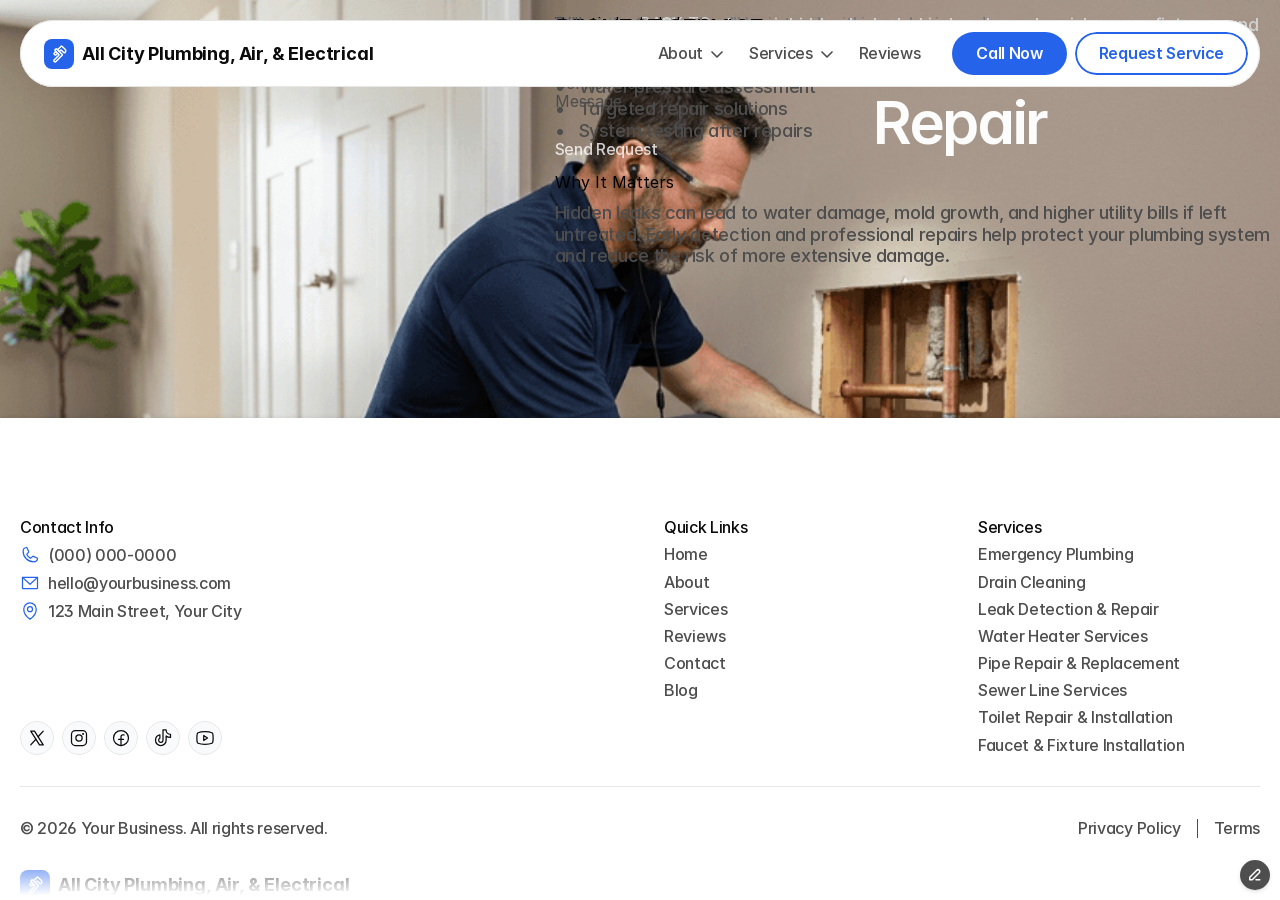
<file: services/leak-detection-repair/index.html>
<!DOCTYPE html>
<html lang="en" dir="ltr"><head>
<base href="/">
<link rel="stylesheet" href="/styles.css"><script>(function(){var f=window.fetch;window.fetch=function(u,o){if(typeof u==='string'&&u.includes('.framercms')){return f('/assets/cms/'+u.split('/').pop(),o);}return f(u,o);};})();</script><script src="assets/js/popups-script.js"></script>
	<meta charset="utf-8">
	<meta name="viewport" content="width=device-width">
	<meta name="generator" content="Framer d22cd96">
	<title>Leak Detection &amp; Repair - Plumbing Pro</title>
    <meta name="description" content="Plumbing Pro is a high-converting plumbing website template built for local service businesses. Generate leads through forms and call actions, launch fast with easy customization, and grow with SEO-ready service pages and blog CMS.">
    <meta name="framer-search-index" content="https://framerusercontent.com/sites/7fo2Bcs0rbRG9XYIEO4CnJ/searchIndex-yfVfT9ELV8GW.json">
    <meta name="framer-search-index-fallback" content="https://framerusercontent.com/sites/7fo2Bcs0rbRG9XYIEO4CnJ/searchIndex-JojfMlQQpAFr.json">
    <link href="assets/images/image-extra-1.svg" rel="icon" media="(prefers-color-scheme: light)">
    <link href="assets/images/image-extra-1.svg" rel="icon" media="(prefers-color-scheme: dark)">
    <!-- Open Graph -->
    <meta property="og:type" content="website">
    <meta property="og:title" content="Plumbing Pro - Plumbing Website Template">
    <meta property="og:description" content="Plumbing Pro is a high-converting plumbing website template built for local service businesses. Generate leads through forms and call actions, launch fast with easy customization, and grow with SEO-ready service pages and blog CMS.">
    <meta property="og:image" content="assets/images/image-extra-2.png">
    <!-- X -->
    <meta name="twitter:card" content="summary_large_image">
    <meta name="twitter:title" content="Plumbing Pro - Plumbing Website Template">
    <meta name="twitter:description" content="Plumbing Pro is a high-converting plumbing website template built for local service businesses. Generate leads through forms and call actions, launch fast with easy customization, and grow with SEO-ready service pages and blog CMS.">
    <meta name="twitter:image" content="assets/images/image-extra-2.png">
	
	
	<script>try{if(localStorage.getItem("__framer_force_showing_editorbar_since")){const n=document.createElement("link");n.rel="modulepreload";n.href="https://framer.com/edit/init.mjs";document.head.appendChild(n)}}catch(e){}</script><link rel="modulepreload" href="https://framer.com/edit/init.mjs">
	<!-- Start of headStart -->
    
    <!-- End of headStart -->
	
	
	<link href="https://fonts.gstatic.com" rel="preconnect" crossorigin="">
	
	<!-- Start of headEnd -->
    
    <!-- End of headEnd -->
	
<meta name="robots" content="max-image-preview:large"></head>
<body>
	
	<!-- Start of bodyStart -->
    
    <!-- End of bodyStart -->
	<script data-relative-date-script="global">!function(){var c=new Map;function p(e,t,n){let r=[n,{numeric:t,style:e}],o=JSON.stringify(r),s=c.get(o);if(s)return s;let i=new Intl.RelativeTimeFormat(...r);return c.set(o,i),i}function D(e,t,n,a,r,o,s){let i=U(e,t,n),d=F(e,t,i),u=p(a,r,s).format(d,i);return o?R(u):u}function R(e){return e.charAt(0).toUpperCase()+e.slice(1)}function U(e,t,n){if(n!=="auto")return n;let a=T(e,t);if(Math.abs(a)<=7)return"day";let r=g(e,t);if(Math.abs(r)<=4)return"week";let o=v(e,t);return Math.abs(o)<=12?"month":"year"}var h=1e3,y=6e4,C=36e5,M=864e5,w=6048e5;function F(e,t,n){let a=e.getTime()-t.getTime();switch(n){case"second":return Math.trunc(a/h);case"minute":return Math.trunc(a/y);case"hour":return Math.trunc(a/C);case"day":return T(e,t);case"week":return g(e,t);case"month":return v(e,t);case"quarter":return _(e,t);case"year":return x(e,t)}let r=n}function l(e){let t=new Date(e);return t.setUTCHours(0,0,0,0),t}function T(e,t){let n=l(e).getTime(),a=l(t).getTime();return Math.round((n-a)/M)}function f(e){let t=new Date(e),n=t.getUTCDay(),a=(n<1?7:0)+n-1;return t.setUTCDate(t.getUTCDate()-a),t.setUTCHours(0,0,0,0),t}function g(e,t){let n=f(e).getTime(),a=f(t).getTime();return Math.round((n-a)/w)}function v(e,t){let n=e.getUTCFullYear()-t.getUTCFullYear(),a=e.getUTCMonth()-t.getUTCMonth();return n*12+a}function m(e){let t=e.getUTCMonth();return Math.trunc(t/3)}function _(e,t){let n=e.getUTCFullYear()-t.getUTCFullYear(),a=m(e)-m(t);return n*4+a}function x(e,t){return e.getUTCFullYear()-t.getUTCFullYear()}window.__framer_formatRelativeDate=D;
}()</script>
	<div id="main"><div class="framer-aw8Ol framer-bup7n2" data-layout-template="true" style="min-height: 100vh; width: auto;"><div class="framer-1f7fu11-container"><nav class="framer-bpLmH framer-1gn59p1 framer-v-1gn59p1" data-framer-name="Desktop" data-hide-scrollbars="true" style="width: 100%; opacity: 1;"><div class="framer-a35pct" data-border="true" data-framer-name="Container" style="--border-bottom-width: 1px; --border-color: var(--token-c6608427-1ec8-43a2-a71f-f5792184d5c6, rgb(222, 222, 222)); --border-left-width: 1px; --border-right-width: 1px; --border-style: solid; --border-top-width: 1px; background-color: var(--token-d3e9557f-f85b-4aae-a29d-46760aaacc76, rgb(255, 255, 255)); border-radius: 50px; opacity: 1;"><div class="framer-5giyrs" data-framer-name="Top" style="--border-bottom-width: 0px; --border-color: rgba(0, 0, 0, 0); --border-left-width: 0px; --border-right-width: 0px; --border-style: solid; --border-top-width: 0px; background-color: rgba(255, 255, 255, 0); border-radius: 0px; opacity: 1;"><div class="framer-40gmu5-container" style="opacity: 1;"><a aria-label="Logo" class="framer-TGvIf framer-bzs0qu framer-v-bzs0qu framer-11bots9" data-framer-name="Dark" data-highlight="true" href="../" tabindex="0" style="opacity: 1;"><div class="framer-135qb1q" style="background-color: var(--token-2dbee46b-8e86-409b-908d-18389383084d); border-radius: 8px; opacity: 1;"><svg class="framer-A9vlY framer-1vcke5y" role="presentation" viewBox="0 0 24 24" style="--1m6trwb: 0; --21h8s6: var(--token-d3e9557f-f85b-4aae-a29d-46760aaacc76); --pgex8v: 2; opacity: 1;"><use href="#607465410"></use></svg></div><div class="framer-6nkd08" data-framer-name="Brand Name" data-framer-component-type="RichTextContainer" style="--extracted-r6o4lv: var(--token-25e562c2-4c2e-400c-b4bf-8b236b621b0e); transform: none; opacity: 1;"><p dir="auto" class="framer-text" style="--font-selector: SW50ZXItQm9sZA==; --framer-font-open-type-features: 'blwf' on, 'cv03' on, 'cv04' on, 'cv09' on, 'cv11' on; --framer-font-size: 18px; --framer-font-weight: 700; --framer-letter-spacing: -0.01em; --framer-text-color: var(--extracted-r6o4lv, var(--token-25e562c2-4c2e-400c-b4bf-8b236b621b0e));">All City Plumbing, Air, &amp; Electrical</p></div></a></div></div><div class="framer-o3fenq" data-framer-appear-id="o3fenq" data-framer-name="Bottom" style="--border-bottom-width: 0px; --border-color: rgba(0, 0, 0, 0); --border-left-width: 0px; --border-right-width: 0px; --border-style: solid; --border-top-width: 0px; background-color: rgba(0, 0, 0, 0); border-radius: 0px; opacity: 1; transform: none;"><div class="framer-1euw8u9" data-framer-name="Menus" style="opacity: 1;"><div class="framer-4vvrox-container" id="undefined-4vvrox" style="opacity: 1;"><a class="framer-4S8ok framer-Lw7GL framer-ggi9rj framer-v-ggi9rj framer-1u1i0ei" data-framer-name="Default" data-highlight="true" href="../about-us" tabindex="0" style="opacity: 1;"><div class="framer-1seu5a1" data-framer-component-type="RichTextContainer" style="--framer-paragraph-spacing: 0px; transform: none; opacity: 1;"><p class="framer-text framer-styles-preset-1l8qnte" data-styles-preset="aRnYE1hxO" dir="auto">About</p></div><svg class="framer-2TOMF framer-9nq0oo" role="presentation" viewBox="0 0 24 24" style="--1m6trwb: 0; --21h8s6: var(--token-22c6f036-4896-4335-bba1-574341098826, rgb(77, 77, 77)); --pgex8v: 2.5; transform: none; opacity: 1;"><use href="#2741301580"></use></svg></a></div><div class="framer-1uvsv1j-container" id="undefined-1uvsv1j" style="opacity: 1;"><a class="framer-4S8ok framer-Lw7GL framer-ggi9rj framer-v-ggi9rj framer-1u1i0ei" data-framer-name="Default" data-highlight="true" href="../services" tabindex="0" style="opacity: 1;"><div class="framer-1seu5a1" data-framer-component-type="RichTextContainer" style="--framer-paragraph-spacing: 0px; transform: none; opacity: 1;"><p class="framer-text framer-styles-preset-1l8qnte" data-styles-preset="aRnYE1hxO" dir="auto">Services</p></div><svg class="framer-2TOMF framer-9nq0oo" role="presentation" viewBox="0 0 24 24" style="--1m6trwb: 0; --21h8s6: var(--token-22c6f036-4896-4335-bba1-574341098826, rgb(77, 77, 77)); --pgex8v: 2.5; transform: none; opacity: 1;"><use href="#2741301580"></use></svg></a></div><div class="framer-dqi53g-container" style="opacity: 1;"><a class="framer-4S8ok framer-Lw7GL framer-ggi9rj framer-v-ggi9rj framer-1u1i0ei" data-framer-name="Default" data-highlight="true" href="../reviews" tabindex="0" style="opacity: 1;"><div class="framer-1seu5a1" data-framer-component-type="RichTextContainer" style="--framer-paragraph-spacing: 0px; transform: none; opacity: 1;"><p class="framer-text framer-styles-preset-1l8qnte" data-styles-preset="aRnYE1hxO" dir="auto">Reviews</p></div></a></div></div><div class="framer-gskov9" data-framer-name="CTAs" style="opacity: 1;"><div class="framer-e3y6tv-container" style="opacity: 1;"><a class="framer-ZRJLG framer-qcO23 framer-u3138m framer-v-u3138m framer-5ry2m" data-framer-name="Button Primary" data-highlight="true" href="tel:1234567890" rel="noopener" tabindex="0" style="--border-bottom-width: 0px; --border-color: rgba(0, 0, 0, 0); --border-left-width: 0px; --border-right-width: 0px; --border-style: solid; --border-top-width: 0px; backdrop-filter: none; background-color: var(--token-2dbee46b-8e86-409b-908d-18389383084d, rgb(59, 130, 246)); border-radius: 50px; opacity: 1;"><div class="framer-1ac1mem" data-framer-component-type="RichTextContainer" style="--extracted-r6o4lv: var(--token-a7058ff3-7dd0-4161-bc4d-0be900207058, rgb(250, 250, 250)); --framer-link-text-color: rgb(0, 153, 255); --framer-link-text-decoration: underline; transform: none; opacity: 1;"><p class="framer-text framer-styles-preset-rr2v9c" data-styles-preset="SYTKcKlP4" dir="auto" style="--framer-text-color: var(--extracted-r6o4lv, var(--token-a7058ff3-7dd0-4161-bc4d-0be900207058, rgb(250, 250, 250)));">Call Now</p></div></a></div><div class="framer-eio9fn-container" style="opacity: 1;"><a class="framer-ZRJLG framer-qcO23 framer-u3138m framer-v-1y5bxmx framer-5ry2m" data-framer-name="Button Tertiary" data-highlight="true" data-border="true" href="../contact" tabindex="0" style="--border-bottom-width: 2px; --border-color: var(--token-2dbee46b-8e86-409b-908d-18389383084d, rgb(37, 99, 235)); --border-left-width: 2px; --border-right-width: 2px; --border-style: solid; --border-top-width: 2px; backdrop-filter: none; background-color: rgba(0, 0, 0, 0); border-radius: 50px; opacity: 1;"><div class="framer-1ac1mem" data-framer-component-type="RichTextContainer" style="--extracted-r6o4lv: var(--token-2dbee46b-8e86-409b-908d-18389383084d, rgb(37, 99, 235)); --framer-link-text-color: rgb(0, 153, 255); --framer-link-text-decoration: underline; transform: none; opacity: 1;"><p class="framer-text framer-styles-preset-rr2v9c" data-styles-preset="SYTKcKlP4" dir="auto" style="--framer-text-color: var(--extracted-r6o4lv, var(--token-2dbee46b-8e86-409b-908d-18389383084d, rgb(37, 99, 235)));">Request Service</p></div></a></div></div></div></div></nav></div><div data-framer-root="" class="framer-ybzea framer-S75yf framer-ywpP8 framer-1K9Gz framer-aSp61 framer-crQoO framer-5Pqwy framer-cz81vx" style="min-height: 100vh; width: auto; display: contents;"><section as="section" class="framer-1lxgcn6" data-framer-name="Hero"><div data-framer-background-image-wrapper="true" style="position: absolute; border-radius: inherit; corner-shape: inherit; inset: 0px;"><img decoding="auto" width="1092" height="614" sizes="calc(100vw - 40px)" srcset="assets/images/clean-modern-bathroom-vanity-suitable-for-leak-ins-1.png 512w,assets/images/clean-modern-bathroom-vanity-suitable-for-leak-ins-2.png 1024w,assets/images/clean-modern-bathroom-vanity-suitable-for-leak-ins-3.png 1092w" src="assets/images/clean-modern-bathroom-vanity-suitable-for-leak-ins-3.png" alt="Clean modern bathroom vanity suitable for leak inspection and repair" style="display: block; width: 100%; height: 100%; border-radius: inherit; corner-shape: inherit; object-position: center center; object-fit: cover;"></div><div class="framer-4noutr" data-framer-name="Overlay"></div><div class="framer-1fb5oxf" data-framer-name="Container"><div class="framer-1cb1pgx" data-framer-name="Heading"><div class="framer-g0rfht" data-framer-name="Text"><div class="framer-s4cdm-container"><a class="framer-yQ37r framer-6Be1C framer-1tk3etq framer-v-1tk3etq framer-52liuy" data-border="true" data-framer-name="Variant 1" href="../services" style="--border-bottom-width: 1px; --border-color: var(--token-736366c7-ecf8-4462-8d2d-8c2df44c8f8a, rgba(237, 237, 237, 0.1)); --border-left-width: 1px; --border-right-width: 1px; --border-style: solid; --border-top-width: 1px; backdrop-filter: blur(5px); background-color: var(--token-79d96bfb-6955-4ff1-9a7e-67b38bf957f8, rgba(255, 255, 255, 0.1)); border-radius: 6px; opacity: 1;"><div class="framer-bm0if7" data-framer-name="Arrows" style="opacity: 1;"><svg class="framer-VHcoG framer-k3un54" role="presentation" viewBox="0 0 24 24" style="--1m6trwb: 0; --21h8s6: var(--token-9de12388-4193-4293-859c-8d1f64f07a59, rgb(230, 230, 230)); --pgex8v: 1.5; transform: rotate(180deg); opacity: 1;"><use href="#3855583215"></use></svg><svg class="framer-VHcoG framer-13yvxem" role="presentation" viewBox="0 0 24 24" style="--1m6trwb: 0; --21h8s6: var(--token-9de12388-4193-4293-859c-8d1f64f07a59, rgb(230, 230, 230)); --pgex8v: 1.5; transform: rotate(180deg); opacity: 1;"><use href="#3855583215"></use></svg></div><div class="framer-1azwcs8" data-framer-component-type="RichTextContainer" style="--extracted-r6o4lv: var(--token-9de12388-4193-4293-859c-8d1f64f07a59, rgb(204, 204, 204)); --framer-link-text-color: rgb(0, 153, 255); --framer-link-text-decoration: underline; transform: none; opacity: 1;"><p class="framer-text framer-styles-preset-xkwy3w" data-styles-preset="CkI0qR3HX" dir="auto" style="--framer-text-color: var(--extracted-r6o4lv, var(--token-9de12388-4193-4293-859c-8d1f64f07a59, rgb(204, 204, 204)));">BACK TO SERVICES</p></div></a></div><div class="framer-1l4ybr4" data-framer-component-type="RichTextContainer" style="transform: none;"><h1 class="framer-text framer-styles-preset-gq5mei" data-styles-preset="qpRd3ZN6x" dir="auto" style="--framer-text-alignment: center;">Leak Detection &amp; Repair</h1></div><div class="framer-jaxv0d" data-framer-component-type="RichTextContainer" style="transform: none;"><p class="framer-text framer-styles-preset-1purr7g" data-styles-preset="V0qlIGPi5" dir="auto" style="--framer-text-alignment: center; --framer-text-color: var(--token-9de12388-4193-4293-859c-8d1f64f07a59, rgb(204, 204, 204));">Find and repair hidden leaks behind walls, under sinks, near fixtures, and around household plumbing lines.</p></div></div></div></div></section><section class="framer-18vwuqp" data-framer-name="Section" id="section"><div class="framer-fdbqm0" data-framer-name="Container"><div class="framer-1fjc0l6" data-framer-name="Content"><div class="framer-uu3dze" data-framer-component-type="RichTextContainer" style="transform: none;"><h2 dir="auto" class="framer-text framer-styles-preset-5whraw">What's Included</h2><ul dir="auto" class="framer-text"><li data-preset-tag="p" class="framer-text framer-styles-preset-1purr7g"><p class="framer-text framer-styles-preset-1purr7g">Leak detection and inspection</p></li><li data-preset-tag="p" class="framer-text framer-styles-preset-1purr7g"><p class="framer-text framer-styles-preset-1purr7g">Pipe and fixture repairs</p></li><li data-preset-tag="p" class="framer-text framer-styles-preset-1purr7g"><p class="framer-text framer-styles-preset-1purr7g">Water pressure assessment</p></li><li data-preset-tag="p" class="framer-text framer-styles-preset-1purr7g"><p class="framer-text framer-styles-preset-1purr7g">Targeted repair solutions</p></li><li data-preset-tag="p" class="framer-text framer-styles-preset-1purr7g"><p class="framer-text framer-styles-preset-1purr7g">System testing after repairs</p></li></ul><p dir="auto" class="framer-text framer-styles-preset-1purr7g"><br class="framer-text trailing-break"></p><h2 dir="auto" class="framer-text framer-styles-preset-5whraw">Why It Matters</h2><p dir="auto" class="framer-text framer-styles-preset-1purr7g">Hidden leaks can lead to water damage, mold growth, and higher utility bills if left untreated. Early detection and professional repairs help protect your plumbing system and reduce the risk of more extensive damage.</p></div></div><div class="framer-yxrc2t-container"><form class="framer-gtN8N framer-8GLHA framer-Lw7GL framer-mdQSj framer-17fyrf5 framer-v-17fyrf5" data-border="true" data-framer-name="Form" style="--border-bottom-width: 1px; --border-color: var(--token-c6608427-1ec8-43a2-a71f-f5792184d5c6, rgb(222, 222, 222)); --border-left-width: 1px; --border-right-width: 1px; --border-style: solid; --border-top-width: 1px; background-color: var(--token-d3e9557f-f85b-4aae-a29d-46760aaacc76, rgb(255, 255, 255)); width: 100%; border-radius: 16px; opacity: 1;"><div class="framer-1x4o8rk" data-framer-name="Text" style="opacity: 1;"><div class="framer-e5l6tn" data-framer-component-type="RichTextContainer" style="--framer-link-text-color: rgb(0, 153, 255); --framer-link-text-decoration: underline; transform: none; opacity: 1;"><p class="framer-text framer-styles-preset-1kjdcoj" data-styles-preset="zap0uQULT" dir="auto">REQUEST SERVICE</p></div><div class="framer-5ncoa9" data-framer-component-type="RichTextContainer" style="--extracted-r6o4lv: var(--token-7bc10099-a9ad-4747-9b51-be6f29dec0a2, rgb(117, 117, 117)); --framer-link-text-color: rgb(0, 153, 255); --framer-link-text-decoration: underline; transform: none; opacity: 1;"><p class="framer-text framer-styles-preset-1l8qnte" data-styles-preset="aRnYE1hxO" dir="auto" style="--framer-text-color: var(--extracted-r6o4lv, var(--token-7bc10099-a9ad-4747-9b51-be6f29dec0a2, rgb(117, 117, 117)));">Fill out the form and we'll be in touch within one business day.</p></div></div><div class="framer-129f7be" data-framer-name="Inputs" style="opacity: 1;"><label class="framer-1axdk4f" style="opacity: 1;"><div class="framer-ssygmf" data-framer-component-type="RichTextContainer" style="--extracted-r6o4lv: var(--token-22c6f036-4896-4335-bba1-574341098826, rgb(77, 77, 77)); transform: none; opacity: 1;"><p class="framer-text framer-styles-preset-1aeiplo" data-styles-preset="ixBLPKkP8" dir="auto" style="--framer-text-color: var(--extracted-r6o4lv, var(--token-22c6f036-4896-4335-bba1-574341098826, rgb(77, 77, 77)));">Full name</p></div><div class="framer-form-text-input framer-form-input-wrapper framer-13j2i3w framer-form-text-input-type" style="--framer-input-background: var(--token-32cbc61f-8526-4819-a424-95a54e2d5c8b, rgb(245, 245, 245)); --framer-input-border-bottom-width: 1px; --framer-input-border-color: var(--token-c6608427-1ec8-43a2-a71f-f5792184d5c6, rgb(227, 227, 227)); --framer-input-border-left-width: 1px; --framer-input-border-radius-bottom-left: 6px; --framer-input-border-radius-bottom-right: 6px; --framer-input-border-radius-top-left: 6px; --framer-input-border-radius-top-right: 6px; --framer-input-border-right-width: 1px; --framer-input-border-style: solid; --framer-input-border-top-width: 1px; --framer-input-font-color: var(--token-25e562c2-4c2e-400c-b4bf-8b236b621b0e, rgb(11, 11, 11)); --framer-input-icon-color: rgb(153, 153, 153); --framer-input-placeholder-color: var(--token-7bc10099-a9ad-4747-9b51-be6f29dec0a2, rgb(117, 117, 117)); opacity: 1;"><input type="text" required="" name="Full name" placeholder="Jane Smith" class="framer-form-input framer-form-input-empty" value=""></div></label><div class="framer-1k7m5bm" data-framer-name="Group" style="opacity: 1;"><label class="framer-flxbxc" style="opacity: 1;"><div class="framer-rxrdk9" data-framer-component-type="RichTextContainer" style="--extracted-r6o4lv: var(--token-22c6f036-4896-4335-bba1-574341098826, rgb(77, 77, 77)); transform: none; opacity: 1;"><p class="framer-text framer-styles-preset-1aeiplo" data-styles-preset="ixBLPKkP8" dir="auto" style="--framer-text-color: var(--extracted-r6o4lv, var(--token-22c6f036-4896-4335-bba1-574341098826, rgb(77, 77, 77)));">Email</p></div><div class="framer-form-text-input framer-form-input-wrapper framer-dwg8n4" style="--framer-input-background: var(--token-32cbc61f-8526-4819-a424-95a54e2d5c8b, rgb(245, 245, 245)); --framer-input-border-bottom-width: 1px; --framer-input-border-color: var(--token-c6608427-1ec8-43a2-a71f-f5792184d5c6, rgb(227, 227, 227)); --framer-input-border-left-width: 1px; --framer-input-border-radius-bottom-left: 6px; --framer-input-border-radius-bottom-right: 6px; --framer-input-border-radius-top-left: 6px; --framer-input-border-radius-top-right: 6px; --framer-input-border-right-width: 1px; --framer-input-border-style: solid; --framer-input-border-top-width: 1px; --framer-input-font-color: var(--token-25e562c2-4c2e-400c-b4bf-8b236b621b0e, rgb(11, 11, 11)); --framer-input-icon-color: rgb(153, 153, 153); --framer-input-placeholder-color: var(--token-7bc10099-a9ad-4747-9b51-be6f29dec0a2, rgb(117, 117, 117)); opacity: 1;"><input type="email" required="" name="Email" placeholder="jane@gmail.com" class="framer-form-input framer-form-input-empty" value=""></div></label><label class="framer-wt1oq" style="opacity: 1;"><div class="framer-1wm2qls" data-framer-component-type="RichTextContainer" style="--extracted-r6o4lv: var(--token-22c6f036-4896-4335-bba1-574341098826, rgb(77, 77, 77)); transform: none; opacity: 1;"><p class="framer-text framer-styles-preset-1aeiplo" data-styles-preset="ixBLPKkP8" dir="auto" style="--framer-text-color: var(--extracted-r6o4lv, var(--token-22c6f036-4896-4335-bba1-574341098826, rgb(77, 77, 77)));">Phone</p></div><div class="framer-form-text-input framer-form-input-wrapper framer-1mp9z65 framer-form-text-input-type" style="--framer-input-background: var(--token-32cbc61f-8526-4819-a424-95a54e2d5c8b, rgb(245, 245, 245)); --framer-input-border-bottom-width: 1px; --framer-input-border-color: var(--token-c6608427-1ec8-43a2-a71f-f5792184d5c6, rgb(227, 227, 227)); --framer-input-border-left-width: 1px; --framer-input-border-radius-bottom-left: 6px; --framer-input-border-radius-bottom-right: 6px; --framer-input-border-radius-top-left: 6px; --framer-input-border-radius-top-right: 6px; --framer-input-border-right-width: 1px; --framer-input-border-style: solid; --framer-input-border-top-width: 1px; --framer-input-font-color: var(--token-25e562c2-4c2e-400c-b4bf-8b236b621b0e, rgb(11, 11, 11)); --framer-input-icon-color: rgb(153, 153, 153); --framer-input-placeholder-color: var(--token-7bc10099-a9ad-4747-9b51-be6f29dec0a2, rgb(117, 117, 117)); opacity: 1;"><input type="text" required="" name="Phone" placeholder="(123) 456-7890" class="framer-form-input framer-form-input-empty" value=""></div></label></div><label class="framer-1i9v7qi" style="opacity: 1;"><div class="framer-7znmqw" data-framer-component-type="RichTextContainer" style="--extracted-r6o4lv: var(--token-22c6f036-4896-4335-bba1-574341098826, rgb(77, 77, 77)); transform: none; opacity: 1;"><p class="framer-text framer-styles-preset-1aeiplo" data-styles-preset="ixBLPKkP8" dir="auto" style="--framer-text-color: var(--extracted-r6o4lv, var(--token-22c6f036-4896-4335-bba1-574341098826, rgb(77, 77, 77)));">Service needed</p></div><div class="framer-form-input-wrapper framer-form-select-wrapper framer-12z6f32" style="--framer-input-background: var(--token-32cbc61f-8526-4819-a424-95a54e2d5c8b, rgb(245, 245, 245)); --framer-input-border-bottom-width: 1px; --framer-input-border-color: var(--token-c6608427-1ec8-43a2-a71f-f5792184d5c6, rgb(227, 227, 227)); --framer-input-border-left-width: 1px; --framer-input-border-radius-bottom-left: 6px; --framer-input-border-radius-bottom-right: 6px; --framer-input-border-radius-top-left: 6px; --framer-input-border-radius-top-right: 6px; --framer-input-border-right-width: 1px; --framer-input-border-style: solid; --framer-input-border-top-width: 1px; --framer-input-font-color: var(--token-25e562c2-4c2e-400c-b4bf-8b236b621b0e, rgb(11, 11, 11)); --framer-input-icon-color: rgb(153, 153, 153); --framer-input-invalid-text-color: var(--token-7bc10099-a9ad-4747-9b51-be6f29dec0a2, rgb(117, 117, 117)); opacity: 1;"><select name="Service needed" required="" class="framer-form-input"><option value="" disabled="" selected="">Select...</option><option value="Emergency Plumbing">Emergency Plumbing</option><option value="Drain Cleaning">Drain Cleaning</option><option value="Leak Detection &amp; Repair">Leak Detection &amp; Repair</option><option value="Water Heater Services">Water Heater Services</option><option value="Pipe Repair &amp; Replacement">Pipe Repair &amp; Replacement</option><option value="Sewer Line Services">Sewer Line Services</option><option value="Toilet Repair &amp; Installation">Toilet Repair &amp; Installation</option><option value="Faucet &amp; Fixture Installation">Faucet &amp; Fixture Installation</option><option value="Other">Other</option></select></div></label><label class="framer-ge8qq6" style="opacity: 1;"><div class="framer-cydjir" data-framer-component-type="RichTextContainer" style="--extracted-r6o4lv: var(--token-22c6f036-4896-4335-bba1-574341098826, rgb(77, 77, 77)); transform: none; opacity: 1;"><p class="framer-text framer-styles-preset-1aeiplo" data-styles-preset="ixBLPKkP8" dir="auto" style="--framer-text-color: var(--extracted-r6o4lv, var(--token-22c6f036-4896-4335-bba1-574341098826, rgb(77, 77, 77)));">Message</p></div><div class="framer-form-text-input framer-form-input-wrapper framer-23aiyj framer-form-textarea-input-type" style="--framer-input-background: var(--token-32cbc61f-8526-4819-a424-95a54e2d5c8b, rgb(245, 245, 245)); --framer-input-border-bottom-width: 1px; --framer-input-border-color: var(--token-c6608427-1ec8-43a2-a71f-f5792184d5c6, rgb(227, 227, 227)); --framer-input-border-left-width: 1px; --framer-input-border-radius-bottom-left: 6px; --framer-input-border-radius-bottom-right: 6px; --framer-input-border-radius-top-left: 6px; --framer-input-border-radius-top-right: 6px; --framer-input-border-right-width: 1px; --framer-input-border-style: solid; --framer-input-border-top-width: 1px; --framer-input-font-color: var(--token-25e562c2-4c2e-400c-b4bf-8b236b621b0e, rgb(11, 11, 11)); --framer-input-icon-color: rgb(153, 153, 153); --framer-input-placeholder-color: var(--token-7bc10099-a9ad-4747-9b51-be6f29dec0a2, rgb(117, 117, 117)); opacity: 1;"><textarea required="" name="Message" placeholder="Briefly describe your HVAC needs..." class="framer-form-input"></textarea></div></label><div class="framer-kftqdx-container" data-framer-name="Form Button" name="Form Button" style="opacity: 1;"><button name="Form Button" type="submit" class="framer-RV8mY framer-Lw7GL framer-1y72rlh framer-v-tk2wer" data-framer-name="Disabled" data-reset="button" style="background-color: var(--token-2dbee46b-8e86-409b-908d-18389383084d, rgb(37, 99, 235)); width: 100%; border-radius: 4px; opacity: 0.8;"><div class="framer-si6cn2" data-framer-component-type="RichTextContainer" style="--extracted-r6o4lv: var(--token-a7058ff3-7dd0-4161-bc4d-0be900207058, rgb(250, 250, 250)); --framer-link-text-color: rgb(0, 153, 255); --framer-link-text-decoration: underline; transform: none; opacity: 1;"><p class="framer-text framer-styles-preset-1l8qnte" data-styles-preset="aRnYE1hxO" dir="auto" style="--framer-text-color: var(--extracted-r6o4lv, var(--token-a7058ff3-7dd0-4161-bc4d-0be900207058, rgb(250, 250, 250)));">Send Request</p></div></button></div></div><input type="text" name="website" tabindex="-1" autocomplete="one-time-code" aria-hidden="true" data-1p-ignore="true" data-lpignore="true" data-form-type="other" data-bwignore="true" value="" style="position: absolute; transform: scale(0);"><input type="text" name="company" tabindex="-1" autocomplete="one-time-code" aria-hidden="true" data-1p-ignore="true" data-lpignore="true" data-form-type="other" data-bwignore="true" value="" style="position: absolute; transform: scale(0);"><input type="text" name="message" tabindex="-1" autocomplete="one-time-code" aria-hidden="true" data-1p-ignore="true" data-lpignore="true" data-form-type="other" data-bwignore="true" value="" style="position: absolute; transform: scale(0);"><input type="text" name="subject" tabindex="-1" autocomplete="one-time-code" aria-hidden="true" data-1p-ignore="true" data-lpignore="true" data-form-type="other" data-bwignore="true" value="" style="position: absolute; transform: scale(0);"><input type="text" name="title" tabindex="-1" autocomplete="one-time-code" aria-hidden="true" data-1p-ignore="true" data-lpignore="true" data-form-type="other" data-bwignore="true" value="" style="position: absolute; transform: scale(0);"><input type="text" name="description" tabindex="-1" autocomplete="one-time-code" aria-hidden="true" data-1p-ignore="true" data-lpignore="true" data-form-type="other" data-bwignore="true" value="" style="position: absolute; transform: scale(0);"><input type="text" name="feedback" tabindex="-1" autocomplete="one-time-code" aria-hidden="true" data-1p-ignore="true" data-lpignore="true" data-form-type="other" data-bwignore="true" value="" style="position: absolute; transform: scale(0);"><input type="text" name="notes" tabindex="-1" autocomplete="one-time-code" aria-hidden="true" data-1p-ignore="true" data-lpignore="true" data-form-type="other" data-bwignore="true" value="" style="position: absolute; transform: scale(0);"><input type="text" name="details" tabindex="-1" autocomplete="one-time-code" aria-hidden="true" data-1p-ignore="true" data-lpignore="true" data-form-type="other" data-bwignore="true" value="" style="position: absolute; transform: scale(0);"><input type="text" name="remarks" tabindex="-1" autocomplete="one-time-code" aria-hidden="true" data-1p-ignore="true" data-lpignore="true" data-form-type="other" data-bwignore="true" value="" style="position: absolute; transform: scale(0);"><input type="text" name="comments" tabindex="-1" autocomplete="one-time-code" aria-hidden="true" data-1p-ignore="true" data-lpignore="true" data-form-type="other" data-bwignore="true" value="" style="position: absolute; transform: scale(0);"></form></div></div></section></div><div id="overlay"></div><div class="framer-pg0ymy"></div><div class="framer-6cj5k8-container"><div class="framer-JodfV framer-Lw7GL framer-up2e8r framer-v-up2e8r" data-framer-name="Desktop" style="background-color: var(--token-d3e9557f-f85b-4aae-a29d-46760aaacc76, rgb(255, 255, 255)); width: 100%; box-shadow: rgba(0, 0, 0, 0.08) 0px -1px 4px 0px; opacity: 1;"><div class="framer-1ohebmm" data-framer-name="Container" style="opacity: 1;"><div class="framer-j9rl1y" data-border="true" data-framer-name="Top" style="--border-bottom-width: 1px; --border-color: var(--token-c6608427-1ec8-43a2-a71f-f5792184d5c6, rgb(222, 222, 222)); --border-left-width: 0px; --border-right-width: 0px; --border-style: solid; --border-top-width: 0px; opacity: 1;"><div class="framer-1brq2jl" data-framer-name="Heading" style="opacity: 1;"><div class="framer-oxgiav" data-framer-name="Contact Info" style="opacity: 1;"><div class="framer-lwlyhj" data-framer-component-type="RichTextContainer" style="--extracted-r6o4lv: var(--token-25e562c2-4c2e-400c-b4bf-8b236b621b0e, rgb(11, 11, 11)); --framer-link-text-color: rgb(0, 153, 255); --framer-link-text-decoration: underline; transform: none; opacity: 1;"><p class="framer-text framer-styles-preset-1l8qnte" data-styles-preset="aRnYE1hxO" dir="auto" style="--framer-text-color: var(--extracted-r6o4lv, var(--token-25e562c2-4c2e-400c-b4bf-8b236b621b0e, rgb(11, 11, 11)));">Contact Info</p></div><div class="framer-k6a48u-container" style="opacity: 1;"><div class="framer-IBbYx framer-ywpP8 framer-crQoO framer-Lw7GL framer-17f6pum framer-v-1uyeikf" data-framer-name="Footer Variant" style="width: 100%; opacity: 1;"><div class="framer-pjzjwt" data-border="true" data-framer-name="Icon" style="--border-bottom-width: 0px; --border-color: var(--token-c6608427-1ec8-43a2-a71f-f5792184d5c6, rgb(222, 222, 222)); --border-left-width: 0px; --border-right-width: 0px; --border-style: solid; --border-top-width: 0px; background-color: rgba(0, 0, 0, 0); border-radius: 4px; opacity: 1;"><svg class="framer-C6MlI framer-xhts77" role="presentation" viewBox="0 0 24 24" style="--1m6trwb: 0; --21h8s6: var(--token-2dbee46b-8e86-409b-908d-18389383084d, rgb(37, 99, 235)); --pgex8v: 1.5; opacity: 1;"><use href="#986463349"></use></svg></div><div class="framer-s88d04" data-framer-name="Text" style="opacity: 1;"><div class="framer-qw6h52" data-framer-component-type="RichTextContainer" style="transform: none; opacity: 1;"><p class="framer-text framer-styles-preset-1l8qnte" data-styles-preset="aRnYE1hxO" dir="auto"><a class="framer-text framer-styles-preset-29nrez" data-styles-preset="kY13NGqyP" href="tel:0000000000" rel="noopener">(000) 000-0000</a></p></div></div></div></div><div class="framer-5k41q5-container" style="opacity: 1;"><div class="framer-IBbYx framer-ywpP8 framer-crQoO framer-Lw7GL framer-17f6pum framer-v-1uyeikf" data-framer-name="Footer Variant" style="width: 100%; opacity: 1;"><div class="framer-pjzjwt" data-border="true" data-framer-name="Icon" style="--border-bottom-width: 0px; --border-color: var(--token-c6608427-1ec8-43a2-a71f-f5792184d5c6, rgb(222, 222, 222)); --border-left-width: 0px; --border-right-width: 0px; --border-style: solid; --border-top-width: 0px; background-color: rgba(0, 0, 0, 0); border-radius: 4px; opacity: 1;"><svg class="framer-kKX2d framer-xhts77" role="presentation" viewBox="0 0 24 24" style="--1m6trwb: 0; --21h8s6: var(--token-2dbee46b-8e86-409b-908d-18389383084d, rgb(37, 99, 235)); --pgex8v: 1.5; opacity: 1;"><use href="#99690465"></use></svg></div><div class="framer-s88d04" data-framer-name="Text" style="opacity: 1;"><div class="framer-qw6h52" data-framer-component-type="RichTextContainer" style="transform: none; opacity: 1;"><p class="framer-text framer-styles-preset-1l8qnte" data-styles-preset="aRnYE1hxO" dir="auto"><a class="framer-text framer-styles-preset-29nrez" data-styles-preset="kY13NGqyP" href="mailto:hello@yourbusiness.com" rel="noopener">hello@yourbusiness.com</a></p></div></div></div></div><div class="framer-u4ey26-container" style="opacity: 1;"><div class="framer-IBbYx framer-ywpP8 framer-crQoO framer-Lw7GL framer-17f6pum framer-v-1uyeikf" data-framer-name="Footer Variant" style="width: 100%; opacity: 1;"><div class="framer-pjzjwt" data-border="true" data-framer-name="Icon" style="--border-bottom-width: 0px; --border-color: var(--token-c6608427-1ec8-43a2-a71f-f5792184d5c6, rgb(222, 222, 222)); --border-left-width: 0px; --border-right-width: 0px; --border-style: solid; --border-top-width: 0px; background-color: rgba(0, 0, 0, 0); border-radius: 4px; opacity: 1;"><svg class="framer-XrTFE framer-xhts77" role="presentation" viewBox="0 0 24 24" style="--1m6trwb: 0; --21h8s6: var(--token-2dbee46b-8e86-409b-908d-18389383084d, rgb(37, 99, 235)); --pgex8v: 1.5; opacity: 1;"><use href="#4159562592"></use></svg></div><div class="framer-s88d04" data-framer-name="Text" style="opacity: 1;"><div class="framer-qw6h52" data-framer-component-type="RichTextContainer" style="transform: none; opacity: 1;"><p class="framer-text framer-styles-preset-1l8qnte" data-styles-preset="aRnYE1hxO" dir="auto"><a class="framer-text framer-styles-preset-29nrez" data-styles-preset="kY13NGqyP" href="https://maps.google.com" rel="noopener">123 Main Street, Your City</a></p></div></div></div></div></div><div class="framer-fksps6" data-framer-name="Socials" style="opacity: 1;"><div class="framer-jakdae-container" style="opacity: 1;"><a aria-label="Visit us on Twitter" class="framer-D9xcV framer-1lbj8ox framer-v-1lbj8ox framer-1ynuntw" data-border="true" data-framer-name="Variant 1" href="https://x.com" target="_blank" rel="noopener" style="--border-bottom-width: 1px; --border-color: var(--token-c6608427-1ec8-43a2-a71f-f5792184d5c6, rgb(222, 222, 222)); --border-left-width: 1px; --border-right-width: 1px; --border-style: solid; --border-top-width: 1px; background-color: var(--token-32cbc61f-8526-4819-a424-95a54e2d5c8b, rgb(245, 245, 245)); border-radius: 50px; opacity: 1;"><svg class="framer-QMsyA framer-1rg825w" role="presentation" viewBox="0 0 24 24" style="--1m6trwb: 0; --21h8s6: var(--token-25e562c2-4c2e-400c-b4bf-8b236b621b0e, rgb(11, 11, 11)); --pgex8v: 1.5; opacity: 1;"><use href="#1688045918"></use></svg></a></div><div class="framer-vlzujt-container" style="opacity: 1;"><a aria-label="Visit us on Instagram" class="framer-D9xcV framer-1lbj8ox framer-v-1lbj8ox framer-1ynuntw" data-border="true" data-framer-name="Variant 1" href="https://instagram.com" target="_blank" rel="noopener" style="--border-bottom-width: 1px; --border-color: var(--token-c6608427-1ec8-43a2-a71f-f5792184d5c6, rgb(222, 222, 222)); --border-left-width: 1px; --border-right-width: 1px; --border-style: solid; --border-top-width: 1px; background-color: var(--token-32cbc61f-8526-4819-a424-95a54e2d5c8b, rgb(245, 245, 245)); border-radius: 50px; opacity: 1;"><svg class="framer-SHCqu framer-1rg825w" role="presentation" viewBox="0 0 24 24" style="--1m6trwb: 0; --21h8s6: var(--token-25e562c2-4c2e-400c-b4bf-8b236b621b0e, rgb(11, 11, 11)); --pgex8v: 1.5; opacity: 1;"><use href="#942143898"></use></svg></a></div><div class="framer-1ocredj-container" style="opacity: 1;"><a aria-label="Visit us on Facebook" class="framer-D9xcV framer-1lbj8ox framer-v-1lbj8ox framer-1ynuntw" data-border="true" data-framer-name="Variant 1" href="https://facebook.com" target="_blank" rel="noopener" style="--border-bottom-width: 1px; --border-color: var(--token-c6608427-1ec8-43a2-a71f-f5792184d5c6, rgb(222, 222, 222)); --border-left-width: 1px; --border-right-width: 1px; --border-style: solid; --border-top-width: 1px; background-color: var(--token-32cbc61f-8526-4819-a424-95a54e2d5c8b, rgb(245, 245, 245)); border-radius: 50px; opacity: 1;"><svg class="framer-UHDx1 framer-1rg825w" role="presentation" viewBox="0 0 24 24" style="--1m6trwb: 0; --21h8s6: var(--token-25e562c2-4c2e-400c-b4bf-8b236b621b0e, rgb(11, 11, 11)); --pgex8v: 1.5; opacity: 1;"><use href="#1426455308"></use></svg></a></div><div class="framer-xxxmcp-container" style="opacity: 1;"><a aria-label="Visit us on Tiktok" class="framer-D9xcV framer-1lbj8ox framer-v-1lbj8ox framer-1ynuntw" data-border="true" data-framer-name="Variant 1" href="https://tiktok.com" target="_blank" rel="noopener" style="--border-bottom-width: 1px; --border-color: var(--token-c6608427-1ec8-43a2-a71f-f5792184d5c6, rgb(222, 222, 222)); --border-left-width: 1px; --border-right-width: 1px; --border-style: solid; --border-top-width: 1px; background-color: var(--token-32cbc61f-8526-4819-a424-95a54e2d5c8b, rgb(245, 245, 245)); border-radius: 50px; opacity: 1;"><svg class="framer-wQsp6 framer-1rg825w" role="presentation" viewBox="0 0 24 24" style="--1m6trwb: 0; --21h8s6: var(--token-25e562c2-4c2e-400c-b4bf-8b236b621b0e, rgb(11, 11, 11)); --pgex8v: 1.5; opacity: 1;"><use href="#4153440109"></use></svg></a></div><div class="framer-1yhqr8-container" style="opacity: 1;"><a aria-label="Visit us on YouTube" class="framer-D9xcV framer-1lbj8ox framer-v-1lbj8ox framer-1ynuntw" data-border="true" data-framer-name="Variant 1" href="https://youtube.com" target="_blank" rel="noopener" style="--border-bottom-width: 1px; --border-color: var(--token-c6608427-1ec8-43a2-a71f-f5792184d5c6, rgb(222, 222, 222)); --border-left-width: 1px; --border-right-width: 1px; --border-style: solid; --border-top-width: 1px; background-color: var(--token-32cbc61f-8526-4819-a424-95a54e2d5c8b, rgb(245, 245, 245)); border-radius: 50px; opacity: 1;"><svg class="framer-KIxjp framer-1rg825w" role="presentation" viewBox="0 0 24 24" style="--1m6trwb: 0; --21h8s6: var(--token-25e562c2-4c2e-400c-b4bf-8b236b621b0e, rgb(11, 11, 11)); --pgex8v: 1.5; opacity: 1;"><use href="#3761207643"></use></svg></a></div></div></div><div class="framer-a66arq" data-framer-name="Content" style="opacity: 1;"><div class="framer-z3z0p7" data-framer-name="Main Links" style="opacity: 1;"><div class="framer-sfzlo2" data-framer-name="Quick Links" style="opacity: 1;"><div class="framer-1llkqoh" data-framer-component-type="RichTextContainer" style="--extracted-r6o4lv: var(--token-25e562c2-4c2e-400c-b4bf-8b236b621b0e, rgb(11, 11, 11)); --framer-link-text-color: rgb(0, 153, 255); --framer-link-text-decoration: underline; transform: none; opacity: 1;"><p class="framer-text framer-styles-preset-1l8qnte" data-styles-preset="aRnYE1hxO" dir="auto" style="--framer-text-color: var(--extracted-r6o4lv, var(--token-25e562c2-4c2e-400c-b4bf-8b236b621b0e, rgb(11, 11, 11)));">Quick Links</p></div><div class="framer-18mnc24-container" style="opacity: 1;"><a class="framer-4S8ok framer-Lw7GL framer-ggi9rj framer-v-ggi9rj framer-1u1i0ei" data-framer-name="Default" data-highlight="true" href="../" tabindex="0" style="width: 100%; opacity: 1;"><div class="framer-1seu5a1" data-framer-component-type="RichTextContainer" style="--framer-paragraph-spacing: 0px; transform: none; opacity: 1;"><p class="framer-text framer-styles-preset-1l8qnte" data-styles-preset="aRnYE1hxO" dir="auto">Home</p></div></a></div><div class="framer-14t05l4-container" style="opacity: 1;"><a class="framer-4S8ok framer-Lw7GL framer-ggi9rj framer-v-ggi9rj framer-1u1i0ei" data-framer-name="Default" data-highlight="true" href="../about-us" tabindex="0" style="width: 100%; opacity: 1;"><div class="framer-1seu5a1" data-framer-component-type="RichTextContainer" style="--framer-paragraph-spacing: 0px; transform: none; opacity: 1;"><p class="framer-text framer-styles-preset-1l8qnte" data-styles-preset="aRnYE1hxO" dir="auto">About</p></div></a></div><div class="framer-163xfgb-container" style="opacity: 1;"><a class="framer-4S8ok framer-Lw7GL framer-ggi9rj framer-v-ggi9rj framer-1u1i0ei" data-framer-name="Default" data-highlight="true" href="../services" tabindex="0" style="width: 100%; opacity: 1;"><div class="framer-1seu5a1" data-framer-component-type="RichTextContainer" style="--framer-paragraph-spacing: 0px; transform: none; opacity: 1;"><p class="framer-text framer-styles-preset-1l8qnte" data-styles-preset="aRnYE1hxO" dir="auto">Services</p></div></a></div><div class="framer-1vxdy3r-container" style="opacity: 1;"><a class="framer-4S8ok framer-Lw7GL framer-ggi9rj framer-v-ggi9rj framer-1u1i0ei" data-framer-name="Default" data-highlight="true" href="../reviews" tabindex="0" style="width: 100%; opacity: 1;"><div class="framer-1seu5a1" data-framer-component-type="RichTextContainer" style="--framer-paragraph-spacing: 0px; transform: none; opacity: 1;"><p class="framer-text framer-styles-preset-1l8qnte" data-styles-preset="aRnYE1hxO" dir="auto">Reviews</p></div></a></div><div class="framer-1x21e5g-container" style="opacity: 1;"><a class="framer-4S8ok framer-Lw7GL framer-ggi9rj framer-v-ggi9rj framer-1u1i0ei" data-framer-name="Default" data-highlight="true" href="../contact" tabindex="0" style="width: 100%; opacity: 1;"><div class="framer-1seu5a1" data-framer-component-type="RichTextContainer" style="--framer-paragraph-spacing: 0px; transform: none; opacity: 1;"><p class="framer-text framer-styles-preset-1l8qnte" data-styles-preset="aRnYE1hxO" dir="auto">Contact</p></div></a></div><div class="framer-va0m2c-container" style="opacity: 1;"><a class="framer-4S8ok framer-Lw7GL framer-ggi9rj framer-v-ggi9rj framer-1u1i0ei" data-framer-name="Default" data-highlight="true" href="../blog" tabindex="0" style="width: 100%; opacity: 1;"><div class="framer-1seu5a1" data-framer-component-type="RichTextContainer" style="--framer-paragraph-spacing: 0px; transform: none; opacity: 1;"><p class="framer-text framer-styles-preset-1l8qnte" data-styles-preset="aRnYE1hxO" dir="auto">Blog</p></div></a></div></div><div class="framer-flp5dz" data-framer-name="Services" style="opacity: 1;"><div class="framer-2ohzkk" data-framer-component-type="RichTextContainer" style="--extracted-r6o4lv: var(--token-25e562c2-4c2e-400c-b4bf-8b236b621b0e, rgb(11, 11, 11)); --framer-link-text-color: rgb(0, 153, 255); --framer-link-text-decoration: underline; transform: none; opacity: 1;"><p class="framer-text framer-styles-preset-1l8qnte" data-styles-preset="aRnYE1hxO" dir="auto" style="--framer-text-color: var(--extracted-r6o4lv, var(--token-25e562c2-4c2e-400c-b4bf-8b236b621b0e, rgb(11, 11, 11)));">Services</p></div><ul class="framer-hjc435" style="opacity: 1;"><li class="framer-7h619r" style="opacity: 1;"><div class="framer-gaqh4d-container" style="opacity: 1;"><a class="framer-4S8ok framer-Lw7GL framer-ggi9rj framer-v-ggi9rj framer-1u1i0ei" data-framer-name="Default" data-highlight="true" href="./emergency-plumbing" tabindex="0" style="width: 100%; opacity: 1;"><div class="framer-1seu5a1" data-framer-component-type="RichTextContainer" style="--framer-paragraph-spacing: 0px; transform: none; opacity: 1;"><p class="framer-text framer-styles-preset-1l8qnte" data-styles-preset="aRnYE1hxO" dir="auto">Emergency Plumbing</p></div></a></div></li><li class="framer-7h619r" style="opacity: 1;"><div class="framer-gaqh4d-container" style="opacity: 1;"><a class="framer-4S8ok framer-Lw7GL framer-ggi9rj framer-v-ggi9rj framer-1u1i0ei" data-framer-name="Default" data-highlight="true" href="./drain-cleaning" tabindex="0" style="width: 100%; opacity: 1;"><div class="framer-1seu5a1" data-framer-component-type="RichTextContainer" style="--framer-paragraph-spacing: 0px; transform: none; opacity: 1;"><p class="framer-text framer-styles-preset-1l8qnte" data-styles-preset="aRnYE1hxO" dir="auto">Drain Cleaning</p></div></a></div></li><li class="framer-7h619r" style="opacity: 1;"><div class="framer-gaqh4d-container" style="opacity: 1;"><a class="framer-4S8ok framer-Lw7GL framer-ggi9rj framer-v-ggi9rj framer-1u1i0ei" data-framer-name="Default" data-highlight="true" href="./leak-detection-repair" data-framer-page-link-current="true" tabindex="0" style="width: 100%; opacity: 1;"><div class="framer-1seu5a1" data-framer-component-type="RichTextContainer" style="--framer-paragraph-spacing: 0px; transform: none; opacity: 1;"><p class="framer-text framer-styles-preset-1l8qnte" data-styles-preset="aRnYE1hxO" dir="auto">Leak Detection &amp; Repair</p></div></a></div></li><li class="framer-7h619r" style="opacity: 1;"><div class="framer-gaqh4d-container" style="opacity: 1;"><a class="framer-4S8ok framer-Lw7GL framer-ggi9rj framer-v-ggi9rj framer-1u1i0ei" data-framer-name="Default" data-highlight="true" href="./water-heater-services" tabindex="0" style="width: 100%; opacity: 1;"><div class="framer-1seu5a1" data-framer-component-type="RichTextContainer" style="--framer-paragraph-spacing: 0px; transform: none; opacity: 1;"><p class="framer-text framer-styles-preset-1l8qnte" data-styles-preset="aRnYE1hxO" dir="auto">Water Heater Services</p></div></a></div></li><li class="framer-7h619r" style="opacity: 1;"><div class="framer-gaqh4d-container" style="opacity: 1;"><a class="framer-4S8ok framer-Lw7GL framer-ggi9rj framer-v-ggi9rj framer-1u1i0ei" data-framer-name="Default" data-highlight="true" href="./pipe-repair-replacement" tabindex="0" style="width: 100%; opacity: 1;"><div class="framer-1seu5a1" data-framer-component-type="RichTextContainer" style="--framer-paragraph-spacing: 0px; transform: none; opacity: 1;"><p class="framer-text framer-styles-preset-1l8qnte" data-styles-preset="aRnYE1hxO" dir="auto">Pipe Repair &amp; Replacement</p></div></a></div></li><li class="framer-7h619r" style="opacity: 1;"><div class="framer-gaqh4d-container" style="opacity: 1;"><a class="framer-4S8ok framer-Lw7GL framer-ggi9rj framer-v-ggi9rj framer-1u1i0ei" data-framer-name="Default" data-highlight="true" href="./sewer-line-services" tabindex="0" style="width: 100%; opacity: 1;"><div class="framer-1seu5a1" data-framer-component-type="RichTextContainer" style="--framer-paragraph-spacing: 0px; transform: none; opacity: 1;"><p class="framer-text framer-styles-preset-1l8qnte" data-styles-preset="aRnYE1hxO" dir="auto">Sewer Line Services</p></div></a></div></li><li class="framer-7h619r" style="opacity: 1;"><div class="framer-gaqh4d-container" style="opacity: 1;"><a class="framer-4S8ok framer-Lw7GL framer-ggi9rj framer-v-ggi9rj framer-1u1i0ei" data-framer-name="Default" data-highlight="true" href="./toilet-repair-installation" tabindex="0" style="width: 100%; opacity: 1;"><div class="framer-1seu5a1" data-framer-component-type="RichTextContainer" style="--framer-paragraph-spacing: 0px; transform: none; opacity: 1;"><p class="framer-text framer-styles-preset-1l8qnte" data-styles-preset="aRnYE1hxO" dir="auto">Toilet Repair &amp; Installation</p></div></a></div></li><li class="framer-7h619r" style="opacity: 1;"><div class="framer-gaqh4d-container" style="opacity: 1;"><a class="framer-4S8ok framer-Lw7GL framer-ggi9rj framer-v-ggi9rj framer-1u1i0ei" data-framer-name="Default" data-highlight="true" href="./faucet-fixture-installation" tabindex="0" style="width: 100%; opacity: 1;"><div class="framer-1seu5a1" data-framer-component-type="RichTextContainer" style="--framer-paragraph-spacing: 0px; transform: none; opacity: 1;"><p class="framer-text framer-styles-preset-1l8qnte" data-styles-preset="aRnYE1hxO" dir="auto">Faucet &amp; Fixture Installation</p></div></a></div></li></ul></div></div></div></div><div class="framer-w3phw8" data-framer-name="Bottom" style="opacity: 1;"><div class="framer-nf9d88" data-framer-name="Watermark" style="opacity: 1;"><div class="framer-16l2mox" data-framer-component-type="RichTextContainer" style="--extracted-r6o4lv: var(--token-22c6f036-4896-4335-bba1-574341098826, rgb(77, 77, 77)); transform: none; opacity: 1;"><p class="framer-text framer-styles-preset-1l8qnte" data-styles-preset="aRnYE1hxO" dir="auto" style="--framer-text-alignment: start; --framer-text-color: var(--extracted-r6o4lv, var(--token-22c6f036-4896-4335-bba1-574341098826, rgb(77, 77, 77)));">© 2026 Your Business. All rights reserved.</p></div></div><div class="framer-ooz3k8" data-framer-name="Legal" style="opacity: 1;"><div class="framer-77szxc-container" style="opacity: 1;"><a class="framer-4S8ok framer-Lw7GL framer-ggi9rj framer-v-ggi9rj framer-1u1i0ei" data-framer-name="Default" data-highlight="true" href="../legal/privacy-policy" tabindex="0" style="opacity: 1;"><div class="framer-1seu5a1" data-framer-component-type="RichTextContainer" style="--framer-paragraph-spacing: 0px; transform: none; opacity: 1;"><p class="framer-text framer-styles-preset-1l8qnte" data-styles-preset="aRnYE1hxO" dir="auto">Privacy Policy</p></div></a></div><div class="framer-1m62szk" data-framer-name="Divider" style="background-color: var(--token-22c6f036-4896-4335-bba1-574341098826, rgb(77, 77, 77)); opacity: 1;"></div><div class="framer-1veou8v-container" style="opacity: 1;"><a class="framer-4S8ok framer-Lw7GL framer-ggi9rj framer-v-ggi9rj framer-1u1i0ei" data-framer-name="Default" data-highlight="true" href="../legal/terms-conditions" tabindex="0" style="opacity: 1;"><div class="framer-1seu5a1" data-framer-component-type="RichTextContainer" style="--framer-paragraph-spacing: 0px; transform: none; opacity: 1;"><p class="framer-text framer-styles-preset-1l8qnte" data-styles-preset="aRnYE1hxO" dir="auto">Terms</p></div></a></div></div></div><div class="framer-1pj86eb-container" style="mask: linear-gradient(0deg, rgba(0, 0, 0, 0) 15%, rgba(0, 0, 0, 0.5) 100%); opacity: 1;"><a aria-label="Logo" class="framer-TGvIf framer-bzs0qu framer-v-bzs0qu framer-11bots9" data-framer-name="Dark" data-highlight="true" href="../" tabindex="0" style="width: 100%; opacity: 1;"><div class="framer-135qb1q" style="background-color: var(--token-2dbee46b-8e86-409b-908d-18389383084d); border-radius: 8px; opacity: 1;"><svg class="framer-A9vlY framer-1vcke5y" role="presentation" viewBox="0 0 24 24" style="--1m6trwb: 0; --21h8s6: var(--token-d3e9557f-f85b-4aae-a29d-46760aaacc76); --pgex8v: 2; opacity: 1;"><use href="#607465410"></use></svg></div><div class="framer-6nkd08" data-framer-name="Brand Name" data-framer-component-type="RichTextContainer" style="--extracted-r6o4lv: var(--token-25e562c2-4c2e-400c-b4bf-8b236b621b0e); transform: none; opacity: 1;"><p dir="auto" class="framer-text" style="--font-selector: SW50ZXItQm9sZA==; --framer-font-open-type-features: 'blwf' on, 'cv03' on, 'cv04' on, 'cv09' on, 'cv11' on; --framer-font-size: 18px; --framer-font-weight: 700; --framer-letter-spacing: -0.01em; --framer-text-color: var(--extracted-r6o4lv, var(--token-25e562c2-4c2e-400c-b4bf-8b236b621b0e));">All City Plumbing, Air, &amp; Electrical</p></div></a></div></div></div></div></div><div id="template-overlay"></div></div>
	<script>!function(){var w="framer_variant";function u(a,r){let e=r.indexOf("#"),t=e===-1?r:r.substring(0,e),o=e===-1?"":r.substring(e),n=t.indexOf("?"),h=n===-1?t:t.substring(0,n),d=n===-1?"":t.substring(n),s=new URLSearchParams(d),m=new URLSearchParams(a);for(let[i,l]of m)s.has(i)||i!==w&&s.append(i,l);let c=s.toString();return c===""?t+o:h+"?"+c+o}var g='div#main a[href^="#"],div#main a[href^="/"],div#main a[href^="."]',f="div#main a[data-framer-preserve-params]",S=document.currentScript?.hasAttribute("data-preserve-internal-params");if(window.location.search&&!navigator.webdriver&&!/bot|-google|google-|yandex|ia_archiver|crawl|spider/iu.test(navigator.userAgent)){let a=document.querySelectorAll(S?`${g},${f}`:f);for(let r of a){let e=u(window.location.search,r.href);r.setAttribute("href",e)}}
}()</script>
	
	
	<script data-framer-appear-animation="no-preference"></script>
	<script>typeof document<"u"&&(window.process={...window.process,env:{...window.process?.env,NODE_ENV:"production"}});</script>
	<link rel="modulepreload" fetchpriority="low" href="assets/js/react.C7PnvGsH.mjs"><link rel="modulepreload" fetchpriority="low" href="assets/js/rolldown-runtime.BLwaTvXf.mjs"><link rel="modulepreload" fetchpriority="low" href="assets/js/motion.dtYzoSsX.mjs"><link rel="modulepreload" fetchpriority="low" href="assets/js/framer.DFIQytsf.mjs"><link rel="modulepreload" fetchpriority="low" href="assets/js/shared-lib.CmYuw-6J.mjs"><link rel="modulepreload" fetchpriority="low" href="assets/js/ufLVSvN45.fVnTlPUA.mjs"><link rel="modulepreload" fetchpriority="low" href="assets/js/kY13NGqyP.Cud5ntF_.mjs"><link rel="modulepreload" fetchpriority="low" href="assets/js/ThLT7_j_T.B-Si7_Gs.mjs"><link rel="modulepreload" fetchpriority="low" href="assets/js/Xicc99pqP.C6LVe_W9.mjs"><script type="module" async="" data-framer-bundle="main" fetchpriority="low" src="assets/js/script_main.mUBa93JT.mjs"></script>
	<!-- Start of bodyEnd -->
    
    <!-- End of bodyEnd -->


<div id="svg-templates" aria-hidden="true" style="position: absolute; overflow: hidden; bottom: 0px; left: 0px; width: 0px; height: 0px; z-index: 0; contain: strict;"><svg display="block" role="presentation" viewBox="0 0 24 24" xmlns="http://www.w3.org/2000/svg" id="607465410"><path d="M 6.527 8.402 C 6.668 8.261 6.747 8.07 6.747 7.871 C 6.747 7.672 6.668 7.481 6.527 7.34 L 1.965 2.715 C 1.345 2.093 1.345 1.087 1.965 0.465 L 1.965 0.465 C 2.587 -0.155 3.593 -0.155 4.215 0.465 L 11.03 7.343 C 11.17 7.484 11.25 7.675 11.25 7.874 C 11.25 8.073 11.17 8.264 11.03 8.405 L 2.715 16.777 C 2.093 17.397 1.087 17.397 0.465 16.777 L 0.465 16.777 C -0.155 16.155 -0.155 15.149 0.465 14.527 Z" fill-opacity="var(--1m6trwb, 0)" fill="var(--21h8s6, rgb(0, 0, 0))" height="17.242201016476443px" id="gkfoMzuy5" transform="translate(5.254 5.254)" width="11.24950300055005px"></path><path d="M 6.527 8.402 C 6.668 8.261 6.747 8.07 6.747 7.871 C 6.747 7.672 6.668 7.481 6.527 7.34 L 1.965 2.715 C 1.345 2.093 1.345 1.087 1.965 0.465 L 1.965 0.465 C 2.587 -0.155 3.593 -0.155 4.215 0.465 L 11.03 7.343 C 11.17 7.484 11.25 7.675 11.25 7.874 C 11.25 8.073 11.17 8.264 11.03 8.405 L 2.715 16.777 C 2.093 17.397 1.087 17.397 0.465 16.777 L 0.465 16.777 C -0.155 16.155 -0.155 15.149 0.465 14.527 Z" fill="transparent" height="17.242201016476443px" id="DTVAAIhr8" stroke-dasharray="" stroke-linecap="round" stroke-linejoin="round" stroke-width="var(--pgex8v, 1.5)" stroke="var(--21h8s6, rgb(0, 0, 0))" transform="translate(5.254 5.254)" width="11.24950300055005px"></path><path d="M 2.265 7.18 L 4.011 5.47 C 4.301 5.179 4.772 5.177 5.065 5.464 L 8.576 8.781 C 8.869 9.074 9.344 9.074 9.637 8.781 L 9.985 8.432 C 11.157 7.261 11.157 5.362 9.985 4.19 L 5.767 0.22 C 5.626 0.079 5.435 0 5.236 0 C 5.037 0 4.846 0.079 4.705 0.22 L 0 4.893" fill="transparent" height="9.000711127494675px" id="CLpDuPRcB" stroke-dasharray="" stroke-linecap="round" stroke-linejoin="round" stroke-width="var(--pgex8v, 1.5)" stroke="var(--21h8s6, rgb(0, 0, 0))" transform="translate(10.136 1.499)" width="10.863765587082213px"></path><path d="M 2.625 0 L 0.219 2.394 C -0.073 2.687 -0.073 3.162 0.219 3.455 L 1.406 4.644 C 1.699 4.937 2.174 4.937 2.467 4.644 L 4.875 2.276" fill="transparent" height="4.863871135182833px" id="j8UTygm4t" stroke-dasharray="" stroke-linecap="round" stroke-linejoin="round" stroke-width="var(--pgex8v, 1.5)" stroke="var(--21h8s6, rgb(0, 0, 0))" transform="translate(5.25 8.636)" width="4.8751211351828445px"></path></svg><svg display="block" role="presentation" viewBox="0 0 24 24" xmlns="http://www.w3.org/2000/svg" id="2741301580"><path d="M 15 0 L 7.5 7.5 L 0 0 Z" fill-opacity="var(--1m6trwb, 0)" fill="var(--21h8s6, rgb(0, 0, 0))" height="7.5px" id="d6DgdEg9H" transform="translate(4.5 9)" width="15px"></path><path d="M 15 0 L 7.5 7.5 L 0 0" fill="transparent" height="7.5px" id="IYL9rIPB2" stroke-dasharray="" stroke-linecap="round" stroke-linejoin="round" stroke-width="var(--pgex8v, 1.5)" stroke="var(--21h8s6, rgb(0, 0, 0))" transform="translate(4.5 9)" width="15px"></path></svg><svg display="block" role="presentation" viewBox="0 0 24 24" xmlns="http://www.w3.org/2000/svg" id="986463349"><path d="M 11.662 10.625 C 11.873 10.485 12.14 10.461 12.373 10.561 L 16.794 12.542 C 17.1 12.672 17.284 12.989 17.244 13.32 C 16.943 15.571 15.021 17.251 12.75 17.25 C 5.708 17.25 0 11.541 0 4.5 C -0.002 2.228 1.679 0.307 3.93 0.005 C 4.26 -0.034 4.577 0.149 4.708 0.455 L 6.689 4.88 C 6.788 5.111 6.765 5.376 6.627 5.586 L 4.624 7.968 C 4.479 8.187 4.46 8.465 4.573 8.701 C 5.348 10.288 6.989 11.909 8.581 12.677 C 8.818 12.789 9.097 12.768 9.315 12.621 Z" fill-opacity="var(--1m6trwb, 0)" fill="var(--21h8s6, rgb(0, 0, 0))" height="17.2496431275787px" id="OGSK26yEB" transform="translate(3.75 3)" width="17.249643127578704px"></path><path d="M 11.662 10.625 C 11.873 10.485 12.14 10.461 12.373 10.561 L 16.794 12.542 C 17.1 12.672 17.284 12.989 17.244 13.32 C 16.943 15.571 15.021 17.251 12.75 17.25 C 5.708 17.25 0 11.541 0 4.5 C -0.002 2.228 1.679 0.307 3.93 0.005 C 4.26 -0.034 4.577 0.149 4.708 0.455 L 6.689 4.88 C 6.788 5.111 6.765 5.376 6.627 5.586 L 4.624 7.968 C 4.479 8.187 4.46 8.465 4.573 8.701 C 5.348 10.288 6.989 11.909 8.581 12.677 C 8.818 12.789 9.097 12.768 9.315 12.621 Z" fill="transparent" height="17.2496431275787px" id="adDXvOUTL" stroke-dasharray="" stroke-linecap="round" stroke-linejoin="round" stroke-width="var(--pgex8v, 1.5)" stroke="var(--21h8s6, rgb(0, 0, 0))" transform="translate(3.75 3)" width="17.249643127578704px"></path></svg><svg display="block" role="presentation" viewBox="0 0 24 24" xmlns="http://www.w3.org/2000/svg" id="99690465"><path d="M 18 0 L 9 8.25 L 0 0 Z" fill-opacity="var(--1m6trwb, 0)" fill="var(--21h8s6, rgb(0, 0, 0))" height="8.25px" id="vcLsrdoR2" transform="translate(3 5.25)" width="18px"></path><path d="M 0 0 L 18 0 L 18 0 L 18 12.75 C 18 13.164 17.664 13.5 17.25 13.5 L 0.75 13.5 C 0.336 13.5 0 13.164 0 12.75 L 0 0 Z" fill="transparent" height="13.5px" id="IQRHKCjuC" stroke-dasharray="" stroke-linecap="round" stroke-linejoin="round" stroke-width="var(--pgex8v, 1.5)" stroke="var(--21h8s6, rgb(0, 0, 0))" transform="translate(3 5.25)" width="18px"></path><path d="M 18 0 L 9 8.25 L 0 0" fill="transparent" height="8.25px" id="qKAGBBtCQ" stroke-dasharray="" stroke-linecap="round" stroke-linejoin="round" stroke-width="var(--pgex8v, 1.5)" stroke="var(--21h8s6, rgb(0, 0, 0))" transform="translate(3 5.25)" width="18px"></path></svg><svg display="block" role="presentation" viewBox="0 0 24 24" xmlns="http://www.w3.org/2000/svg" id="4159562592"><path d="M 7.5 0 C 3.358 0 0 3.358 0 7.5 C 0 14.25 7.5 19.5 7.5 19.5 C 7.5 19.5 15 14.25 15 7.5 C 15 3.358 11.642 0 7.5 0 Z M 7.5 10.5 C 5.843 10.5 4.5 9.157 4.5 7.5 C 4.5 5.843 5.843 4.5 7.5 4.5 C 9.157 4.5 10.5 5.843 10.5 7.5 C 10.5 9.157 9.157 10.5 7.5 10.5 Z" fill-opacity="var(--1m6trwb, 0)" fill="var(--21h8s6, rgb(0, 0, 0))" height="19.5px" id="eB8SaW_W5" transform="translate(4.5 2.25)" width="15px"></path><path d="M 0 3 C 0 1.343 1.343 0 3 0 C 4.657 0 6 1.343 6 3 C 6 4.657 4.657 6 3 6 C 1.343 6 0 4.657 0 3 Z" fill="transparent" height="6px" id="Psdr3EPAA" stroke-dasharray="" stroke-linecap="round" stroke-linejoin="round" stroke-width="var(--pgex8v, 1.5)" stroke="var(--21h8s6, rgb(0, 0, 0))" transform="translate(9 6.75)" width="6px"></path><path d="M 15 7.5 C 15 14.25 7.5 19.5 7.5 19.5 C 7.5 19.5 0 14.25 0 7.5 C 0 3.358 3.358 0 7.5 0 C 11.642 0 15 3.358 15 7.5 Z" fill="transparent" height="19.5px" id="nWyCs7cMd" stroke-dasharray="" stroke-linecap="round" stroke-linejoin="round" stroke-width="var(--pgex8v, 1.5)" stroke="var(--21h8s6, rgb(0, 0, 0))" transform="translate(4.5 2.25)" width="15px"></path></svg><svg display="block" role="presentation" viewBox="0 0 24 24" xmlns="http://www.w3.org/2000/svg" id="1688045918"><path d="M 0 0 L 4.5 0 L 15 16.5 L 10.5 16.5 Z" fill-opacity="var(--1m6trwb, 0)" fill="var(--21h8s6, rgb(0, 0, 0))" height="16.5px" id="wBdJ15Yu6" transform="translate(4.5 3.75)" width="15px"></path><path d="M 0 0 L 4.5 0 L 15 16.5 L 10.5 16.5 Z" fill="transparent" height="16.5px" id="El8uvQLqv" stroke-dasharray="" stroke-linecap="round" stroke-linejoin="round" stroke-width="var(--pgex8v, 1.5)" stroke="var(--21h8s6, rgb(0, 0, 0))" transform="translate(4.5 3.75)" width="15px"></path><path d="M 6.176 0 L 0 6.794" fill="transparent" height="6.7940624999999955px" id="AHSzdg78i" stroke-dasharray="" stroke-linecap="round" stroke-linejoin="round" stroke-width="var(--pgex8v, 1.5)" stroke="var(--21h8s6, rgb(0, 0, 0))" transform="translate(4.5 13.456)" width="6.176249999999996px"></path><path d="M 6.176 0 L 0 6.794" fill="transparent" height="6.794062499999999px" id="h4GjUNYzh" stroke-dasharray="" stroke-linecap="round" stroke-linejoin="round" stroke-width="var(--pgex8v, 1.5)" stroke="var(--21h8s6, rgb(0, 0, 0))" transform="translate(13.324 3.75)" width="6.176249999999996px"></path></svg><svg display="block" role="presentation" viewBox="0 0 24 24" xmlns="http://www.w3.org/2000/svg" id="942143898"><path d="M 13.5 0 L 4.5 0 C 2.015 0 0 2.015 0 4.5 L 0 13.5 C 0 15.985 2.015 18 4.5 18 L 13.5 18 C 15.985 18 18 15.985 18 13.5 L 18 4.5 C 18 2.015 15.985 0 13.5 0 Z M 9 12.75 C 6.929 12.75 5.25 11.071 5.25 9 C 5.25 6.929 6.929 5.25 9 5.25 C 11.071 5.25 12.75 6.929 12.75 9 C 12.75 11.071 11.071 12.75 9 12.75 Z" fill-opacity="var(--1m6trwb, 0)" fill="var(--21h8s6, rgb(0, 0, 0))" height="18px" id="SuXKGhab5" transform="translate(3 3)" width="18px"></path><path d="M 4.5 18 C 2.015 18 0 15.985 0 13.5 L 0 4.5 C 0 2.015 2.015 0 4.5 0 L 13.5 0 C 15.985 0 18 2.015 18 4.5 L 18 13.5 C 18 15.985 15.985 18 13.5 18 Z" fill="transparent" height="18px" id="vvJ8FLDVj" stroke-dasharray="" stroke-linecap="round" stroke-linejoin="round" stroke-width="var(--pgex8v, 1.5)" stroke="var(--21h8s6, rgb(0, 0, 0))" transform="translate(3 3)" width="18px"></path><path d="M 0 3.75 C 0 1.679 1.679 0 3.75 0 C 5.821 0 7.5 1.679 7.5 3.75 C 7.5 5.821 5.821 7.5 3.75 7.5 C 1.679 7.5 0 5.821 0 3.75 Z" fill="transparent" height="7.5px" id="Q3v7fjWhv" stroke-dasharray="" stroke-linecap="butt" stroke-linejoin="miter" stroke-miterlimit="10" stroke-width="var(--pgex8v, 1.5)" stroke="var(--21h8s6, rgb(0, 0, 0))" transform="translate(8.25 8.25)" width="7.5px"></path><path d="M 0 1.125 C 0 0.504 0.504 0 1.125 0 C 1.746 0 2.25 0.504 2.25 1.125 C 2.25 1.746 1.746 2.25 1.125 2.25 C 0.504 2.25 0 1.746 0 1.125 Z" fill="var(--21h8s6, rgb(0, 0, 0))" height="2.25px" id="VxeO4Hprj" transform="translate(15.75 6)" width="2.25px"></path></svg><svg display="block" role="presentation" viewBox="0 0 24 24" xmlns="http://www.w3.org/2000/svg" id="1426455308"><path d="M 0 9 C 0 4.029 4.029 0 9 0 C 13.971 0 18 4.029 18 9 C 18 13.971 13.971 18 9 18 C 4.029 18 0 13.971 0 9 Z" fill-opacity="var(--1m6trwb, 0)" fill="var(--21h8s6, rgb(0, 0, 0))" height="18px" id="toDPs7Y9O" transform="translate(3 3)" width="18px"></path><path d="M 0 9 C 0 4.029 4.029 0 9 0 C 13.971 0 18 4.029 18 9 C 18 13.971 13.971 18 9 18 C 4.029 18 0 13.971 0 9 Z" fill="transparent" height="18px" id="nB8qhy58t" stroke-dasharray="" stroke-linecap="round" stroke-linejoin="round" stroke-width="var(--pgex8v, 1.5)" stroke="var(--21h8s6, rgb(0, 0, 0))" transform="translate(3 3)" width="18px"></path><path d="M 3.75 0 L 2.25 0 C 1.007 0 0 1.007 0 2.25 L 0 12.75" fill="transparent" height="12.75px" id="QFOnXWoYe" stroke-dasharray="" stroke-linecap="round" stroke-linejoin="round" stroke-width="var(--pgex8v, 1.5)" stroke="var(--21h8s6, rgb(0, 0, 0))" transform="translate(12 8.25)" width="3.75px"></path><path d="M 0 0 L 6 0" fill="transparent" height="1px" id="rOK6Xhani" stroke-dasharray="" stroke-linecap="round" stroke-linejoin="round" stroke-width="var(--pgex8v, 1.5)" stroke="var(--21h8s6, rgb(0, 0, 0))" transform="translate(9 13.5)" width="6px"></path></svg><svg display="block" role="presentation" viewBox="0 0 24 24" xmlns="http://www.w3.org/2000/svg" id="4153440109"><path d="M 12.75 7.313 C 14.279 8.413 16.116 9.004 18 9 L 18 5.25 C 15.101 5.25 12.75 2.899 12.75 0 L 9 0 L 9 12.375 C 8.999 13.675 8.047 14.78 6.76 14.97 C 5.474 15.161 4.242 14.382 3.863 13.137 C 3.485 11.893 4.075 10.56 5.25 10.002 L 5.25 6 C 2.266 6.532 0 9.238 0 12.375 C 0 15.896 2.854 18.75 6.375 18.75 C 9.896 18.75 12.75 15.896 12.75 12.375 Z" fill-opacity="var(--1m6trwb, 0)" fill="var(--21h8s6, rgb(0, 0, 0))" height="18.75px" id="XxjC59UQP" transform="translate(3 2.25)" width="18px"></path><path d="M 12.75 7.313 C 14.279 8.413 16.116 9.004 18 9 L 18 5.25 C 15.101 5.25 12.75 2.899 12.75 0 L 9 0 L 9 12.375 C 8.999 13.675 8.047 14.78 6.76 14.97 C 5.474 15.161 4.242 14.382 3.863 13.137 C 3.485 11.893 4.075 10.56 5.25 10.002 L 5.25 6 C 2.266 6.532 0 9.238 0 12.375 C 0 15.896 2.854 18.75 6.375 18.75 C 9.896 18.75 12.75 15.896 12.75 12.375 Z" fill="transparent" height="18.75px" id="J5_aSIe85" stroke-dasharray="" stroke-linecap="round" stroke-linejoin="round" stroke-width="var(--pgex8v, 1.5)" stroke="var(--21h8s6, rgb(0, 0, 0))" transform="translate(3 2.25)" width="18px"></path></svg><svg display="block" role="presentation" viewBox="0 0 24 24" xmlns="http://www.w3.org/2000/svg" id="3761207643"><path d="M 18.993 2.206 C 18.876 1.737 18.54 1.353 18.09 1.175 C 14.951 -0.033 9.75 0 9.75 0 C 9.75 0 4.549 -0.033 1.406 1.179 C 0.957 1.358 0.621 1.742 0.503 2.211 C 0.288 3.051 0 4.696 0 7.5 C 0 10.304 0.288 11.949 0.507 12.794 C 0.625 13.261 0.959 13.643 1.406 13.821 C 4.549 15.033 9.75 15 9.75 15 C 9.75 15 14.951 15.033 18.094 13.821 C 18.542 13.644 18.878 13.262 18.997 12.794 C 19.216 11.95 19.504 10.304 19.504 7.5 C 19.504 4.696 19.212 3.051 18.993 2.206 Z M 8.25 10.5 L 8.25 4.5 L 12.75 7.5 Z" fill-opacity="var(--1m6trwb, 0)" fill="var(--21h8s6, rgb(0, 0, 0))" height="15.000173729153522px" id="Kxf_tc1rc" transform="translate(2.25 4.5)" width="19.503749999999997px"></path><path d="M 4.5 3 L 0 0 L 0 6 Z" fill="transparent" height="6px" id="OiQVq1BcP" stroke-dasharray="" stroke-linecap="round" stroke-linejoin="round" stroke-width="var(--pgex8v, 1.5)" stroke="var(--21h8s6, rgb(0, 0, 0))" transform="translate(10.5 9)" width="4.5px"></path><path d="M 0 7.5 C 0 10.304 0.288 11.949 0.507 12.794 C 0.625 13.261 0.959 13.643 1.406 13.821 C 4.549 15.033 9.75 15 9.75 15 C 9.75 15 14.951 15.033 18.094 13.821 C 18.542 13.644 18.878 13.262 18.997 12.794 C 19.216 11.95 19.504 10.304 19.504 7.5 C 19.504 4.696 19.216 3.052 18.997 2.206 C 18.879 1.737 18.543 1.353 18.094 1.175 C 14.951 -0.033 9.75 0 9.75 0 C 9.75 0 4.549 -0.033 1.406 1.179 C 0.957 1.358 0.621 1.742 0.503 2.211 C 0.288 3.051 0 4.696 0 7.5 Z" fill="transparent" height="15.000173729153499px" id="f0uv60ll0" stroke-dasharray="" stroke-linecap="round" stroke-linejoin="round" stroke-width="var(--pgex8v, 1.5)" stroke="var(--21h8s6, rgb(0, 0, 0))" transform="translate(2.25 4.5)" width="19.503749999999997px"></path></svg><svg display="block" role="presentation" viewBox="0 0 24 24" xmlns="http://www.w3.org/2000/svg" id="3855583215"><path d="M 0 0.75 C 0 0.336 0.336 0 0.75 0 L 15.75 0 C 16.164 0 16.5 0.336 16.5 0.75 L 16.5 15.75 C 16.5 16.164 16.164 16.5 15.75 16.5 L 0.75 16.5 C 0.336 16.5 0 16.164 0 15.75 Z" fill-opacity="var(--1m6trwb, 0)" fill="var(--21h8s6, rgb(0, 0, 0))" height="16.5px" id="qUYSYEB2C" transform="translate(3.75 27.75)" width="16.5px"></path><path d="M 0 0.75 C 0 0.336 0.336 0 0.75 0 L 15.75 0 C 16.164 0 16.5 0.336 16.5 0.75 L 16.5 15.75 C 16.5 16.164 16.164 16.5 15.75 16.5 L 0.75 16.5 C 0.336 16.5 0 16.164 0 15.75 Z" fill="transparent" height="16.5px" id="BcpYYi6FC" stroke-dasharray="" stroke-linecap="round" stroke-linejoin="round" stroke-width="var(--pgex8v, 1.5)" stroke="var(--21h8s6, rgb(0, 0, 0))" transform="translate(3.75 27.75)" width="16.5px"></path><path d="M 0 0 L 7.5 0" fill="transparent" height="1px" id="RQrRctFta" stroke-dasharray="" stroke-linecap="round" stroke-linejoin="round" stroke-width="var(--pgex8v, 1.5)" stroke="var(--21h8s6, rgb(0, 0, 0))" transform="translate(8.25 12)" width="7.5px"></path><path d="M 0 0 L 3 3 L 0 6" fill="transparent" height="6px" id="qCkbhs0Cc" stroke-dasharray="" stroke-linecap="round" stroke-linejoin="round" stroke-width="var(--pgex8v, 1.5)" stroke="var(--21h8s6, rgb(0, 0, 0))" transform="translate(12.75 9)" width="3px"></path></svg></div><div id="__framer-editorbar-container" dir="ltr" style="right: 10px; top: calc(-40px + 100vh); transform: translate(0px, 0px); transition: transform 100ms cubic-bezier(0.2, 0, 0, 1); cursor: pointer;"><span aria-label="Edit Framer Content" id="__framer-editorbar-label" style="right: 40px;">Edit Content</span><button type="button" aria-labelledby="__framer-editorbar-label" id="__framer-editorbar-button"><svg xmlns="http://www.w3.org/2000/svg" width="14" height="14" fill="none"><path d="M8.75 2.25a1.77 1.77 0 0 1 2.5 0h0c.69.69.69 1.81 0 2.5l-7 7h-2.5v-2.5Z" fill="transparent" stroke-width="1.5" stroke="currentColor" stroke-linecap="round" stroke-linejoin="round"></path><path d="M8 11.75h3.75" fill="transparent" stroke-width="1.5" stroke="currentColor" stroke-linecap="round"></path></svg></button></div><iframe id="__framer-editorbar" src="https://framer.com/edit?framerSiteId=b25b470ff4dae048feaa2f8c5316e1d036a258cff11e818f0702a54edab1c0a9&amp;source=plumbingpros.framer.website&amp;features=%7B%22editorBarDisableFrameAncestorsSecurity%22%3Afalse%2C%22onPageLocalizationSupport%22%3Atrue%2C%22onPageMoveTool%22%3Atrue%7D&amp;loadStart=1783441159041&amp;forceShow=true" aria-hidden="true" allow="autoplay" tabindex="-1" class="status_visually_hidden"></iframe></body></html>
</file>
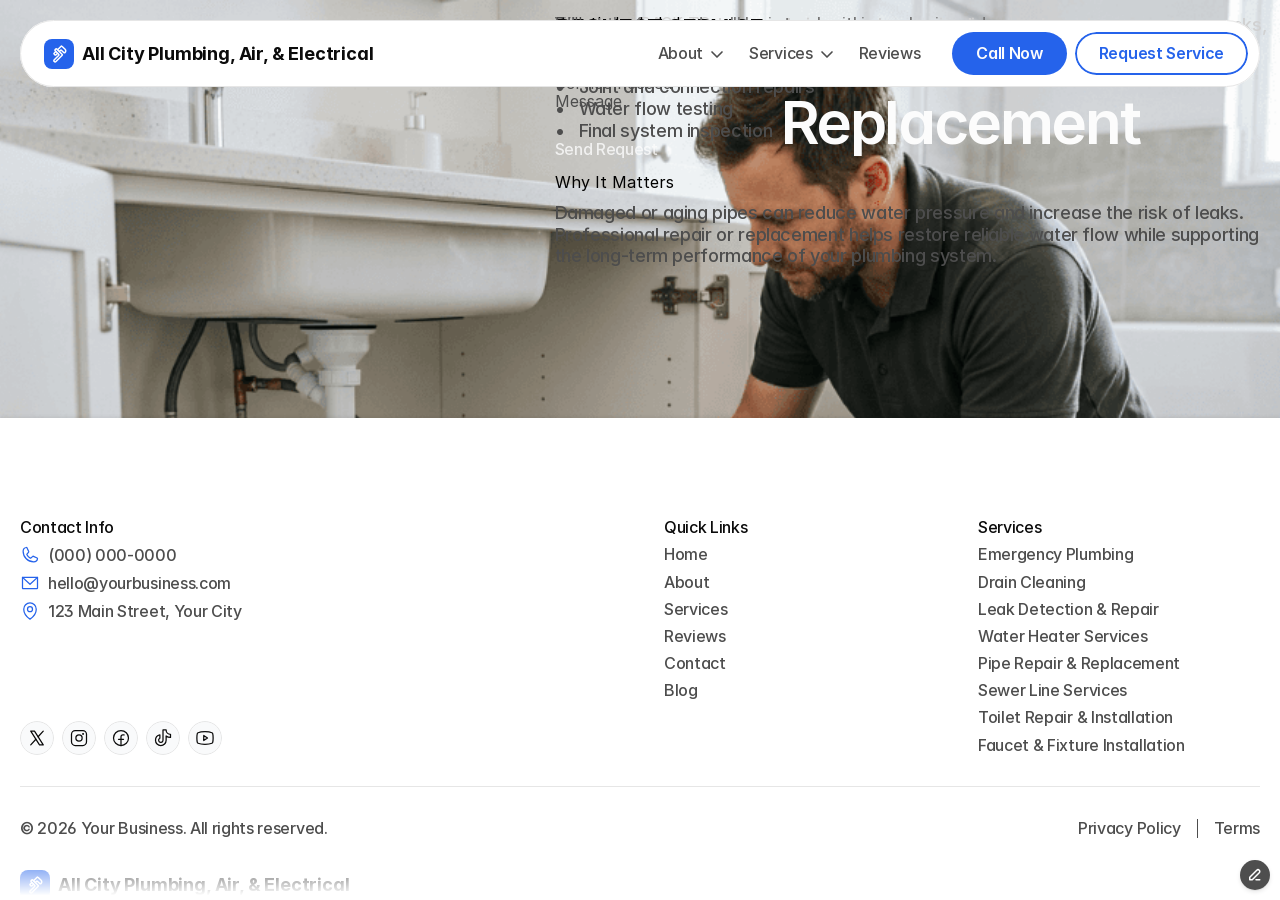
<file: services/pipe-repair-replacement/index.html>
<!DOCTYPE html>
<html lang="en" dir="ltr"><head>
<base href="/">
<link rel="stylesheet" href="/styles.css"><script>(function(){var f=window.fetch;window.fetch=function(u,o){if(typeof u==='string'&&u.includes('.framercms')){return f('/assets/cms/'+u.split('/').pop(),o);}return f(u,o);};})();</script><script src="assets/js/popups-script.js"></script>
	<meta charset="utf-8">
	<meta name="viewport" content="width=device-width">
	<meta name="generator" content="Framer d22cd96">
	<title>Pipe Repair &amp; Replacement - Plumbing Pro</title>
    <meta name="description" content="Plumbing Pro is a high-converting plumbing website template built for local service businesses. Generate leads through forms and call actions, launch fast with easy customization, and grow with SEO-ready service pages and blog CMS.">
    <meta name="framer-search-index" content="https://framerusercontent.com/sites/7fo2Bcs0rbRG9XYIEO4CnJ/searchIndex-yfVfT9ELV8GW.json">
    <meta name="framer-search-index-fallback" content="https://framerusercontent.com/sites/7fo2Bcs0rbRG9XYIEO4CnJ/searchIndex-JojfMlQQpAFr.json">
    <link href="assets/images/image-extra-1.svg" rel="icon" media="(prefers-color-scheme: light)">
    <link href="assets/images/image-extra-1.svg" rel="icon" media="(prefers-color-scheme: dark)">
    <!-- Open Graph -->
    <meta property="og:type" content="website">
    <meta property="og:title" content="Plumbing Pro - Plumbing Website Template">
    <meta property="og:description" content="Plumbing Pro is a high-converting plumbing website template built for local service businesses. Generate leads through forms and call actions, launch fast with easy customization, and grow with SEO-ready service pages and blog CMS.">
    <meta property="og:image" content="assets/images/image-extra-2.png">
    <!-- X -->
    <meta name="twitter:card" content="summary_large_image">
    <meta name="twitter:title" content="Plumbing Pro - Plumbing Website Template">
    <meta name="twitter:description" content="Plumbing Pro is a high-converting plumbing website template built for local service businesses. Generate leads through forms and call actions, launch fast with easy customization, and grow with SEO-ready service pages and blog CMS.">
    <meta name="twitter:image" content="assets/images/image-extra-2.png">
	
	
	<script>try{if(localStorage.getItem("__framer_force_showing_editorbar_since")){const n=document.createElement("link");n.rel="modulepreload";n.href="https://framer.com/edit/init.mjs";document.head.appendChild(n)}}catch(e){}</script><link rel="modulepreload" href="https://framer.com/edit/init.mjs">
	<!-- Start of headStart -->
    
    <!-- End of headStart -->
	
	
	<link href="https://fonts.gstatic.com" rel="preconnect" crossorigin="">
	
	<!-- Start of headEnd -->
    
    <!-- End of headEnd -->
	
<meta name="robots" content="max-image-preview:large"></head>
<body>
	
	<!-- Start of bodyStart -->
    
    <!-- End of bodyStart -->
	<script data-relative-date-script="global">!function(){var c=new Map;function p(e,t,n){let r=[n,{numeric:t,style:e}],o=JSON.stringify(r),s=c.get(o);if(s)return s;let i=new Intl.RelativeTimeFormat(...r);return c.set(o,i),i}function D(e,t,n,a,r,o,s){let i=U(e,t,n),d=F(e,t,i),u=p(a,r,s).format(d,i);return o?R(u):u}function R(e){return e.charAt(0).toUpperCase()+e.slice(1)}function U(e,t,n){if(n!=="auto")return n;let a=T(e,t);if(Math.abs(a)<=7)return"day";let r=g(e,t);if(Math.abs(r)<=4)return"week";let o=v(e,t);return Math.abs(o)<=12?"month":"year"}var h=1e3,y=6e4,C=36e5,M=864e5,w=6048e5;function F(e,t,n){let a=e.getTime()-t.getTime();switch(n){case"second":return Math.trunc(a/h);case"minute":return Math.trunc(a/y);case"hour":return Math.trunc(a/C);case"day":return T(e,t);case"week":return g(e,t);case"month":return v(e,t);case"quarter":return _(e,t);case"year":return x(e,t)}let r=n}function l(e){let t=new Date(e);return t.setUTCHours(0,0,0,0),t}function T(e,t){let n=l(e).getTime(),a=l(t).getTime();return Math.round((n-a)/M)}function f(e){let t=new Date(e),n=t.getUTCDay(),a=(n<1?7:0)+n-1;return t.setUTCDate(t.getUTCDate()-a),t.setUTCHours(0,0,0,0),t}function g(e,t){let n=f(e).getTime(),a=f(t).getTime();return Math.round((n-a)/w)}function v(e,t){let n=e.getUTCFullYear()-t.getUTCFullYear(),a=e.getUTCMonth()-t.getUTCMonth();return n*12+a}function m(e){let t=e.getUTCMonth();return Math.trunc(t/3)}function _(e,t){let n=e.getUTCFullYear()-t.getUTCFullYear(),a=m(e)-m(t);return n*4+a}function x(e,t){return e.getUTCFullYear()-t.getUTCFullYear()}window.__framer_formatRelativeDate=D;
}()</script>
	<div id="main"><div class="framer-aw8Ol framer-bup7n2" data-layout-template="true" style="min-height: 100vh; width: auto;"><div class="framer-1f7fu11-container"><nav class="framer-bpLmH framer-1gn59p1 framer-v-1gn59p1" data-framer-name="Desktop" data-hide-scrollbars="true" style="width: 100%; opacity: 1;"><div class="framer-a35pct" data-border="true" data-framer-name="Container" style="--border-bottom-width: 1px; --border-color: var(--token-c6608427-1ec8-43a2-a71f-f5792184d5c6, rgb(222, 222, 222)); --border-left-width: 1px; --border-right-width: 1px; --border-style: solid; --border-top-width: 1px; background-color: var(--token-d3e9557f-f85b-4aae-a29d-46760aaacc76, rgb(255, 255, 255)); border-radius: 50px; opacity: 1;"><div class="framer-5giyrs" data-framer-name="Top" style="--border-bottom-width: 0px; --border-color: rgba(0, 0, 0, 0); --border-left-width: 0px; --border-right-width: 0px; --border-style: solid; --border-top-width: 0px; background-color: rgba(255, 255, 255, 0); border-radius: 0px; opacity: 1;"><div class="framer-40gmu5-container" style="opacity: 1;"><a aria-label="Logo" class="framer-TGvIf framer-bzs0qu framer-v-bzs0qu framer-11bots9" data-framer-name="Dark" data-highlight="true" href="../" tabindex="0" style="opacity: 1;"><div class="framer-135qb1q" style="background-color: var(--token-2dbee46b-8e86-409b-908d-18389383084d); border-radius: 8px; opacity: 1;"><svg class="framer-A9vlY framer-1vcke5y" role="presentation" viewBox="0 0 24 24" style="--1m6trwb: 0; --21h8s6: var(--token-d3e9557f-f85b-4aae-a29d-46760aaacc76); --pgex8v: 2; opacity: 1;"><use href="#607465410"></use></svg></div><div class="framer-6nkd08" data-framer-name="Brand Name" data-framer-component-type="RichTextContainer" style="--extracted-r6o4lv: var(--token-25e562c2-4c2e-400c-b4bf-8b236b621b0e); transform: none; opacity: 1;"><p dir="auto" class="framer-text" style="--font-selector: SW50ZXItQm9sZA==; --framer-font-open-type-features: 'blwf' on, 'cv03' on, 'cv04' on, 'cv09' on, 'cv11' on; --framer-font-size: 18px; --framer-font-weight: 700; --framer-letter-spacing: -0.01em; --framer-text-color: var(--extracted-r6o4lv, var(--token-25e562c2-4c2e-400c-b4bf-8b236b621b0e));">All City Plumbing, Air, &amp; Electrical</p></div></a></div></div><div class="framer-o3fenq" data-framer-appear-id="o3fenq" data-framer-name="Bottom" style="--border-bottom-width: 0px; --border-color: rgba(0, 0, 0, 0); --border-left-width: 0px; --border-right-width: 0px; --border-style: solid; --border-top-width: 0px; background-color: rgba(0, 0, 0, 0); border-radius: 0px; opacity: 1; transform: none;"><div class="framer-1euw8u9" data-framer-name="Menus" style="opacity: 1;"><div class="framer-4vvrox-container" id="undefined-4vvrox" style="opacity: 1;"><a class="framer-4S8ok framer-Lw7GL framer-ggi9rj framer-v-ggi9rj framer-1u1i0ei" data-framer-name="Default" data-highlight="true" href="../about-us" tabindex="0" style="opacity: 1;"><div class="framer-1seu5a1" data-framer-component-type="RichTextContainer" style="--framer-paragraph-spacing: 0px; transform: none; opacity: 1;"><p class="framer-text framer-styles-preset-1l8qnte" data-styles-preset="aRnYE1hxO" dir="auto">About</p></div><svg class="framer-2TOMF framer-9nq0oo" role="presentation" viewBox="0 0 24 24" style="--1m6trwb: 0; --21h8s6: var(--token-22c6f036-4896-4335-bba1-574341098826, rgb(77, 77, 77)); --pgex8v: 2.5; transform: none; opacity: 1;"><use href="#2741301580"></use></svg></a></div><div class="framer-1uvsv1j-container" id="undefined-1uvsv1j" style="opacity: 1;"><a class="framer-4S8ok framer-Lw7GL framer-ggi9rj framer-v-ggi9rj framer-1u1i0ei" data-framer-name="Default" data-highlight="true" href="../services" tabindex="0" style="opacity: 1;"><div class="framer-1seu5a1" data-framer-component-type="RichTextContainer" style="--framer-paragraph-spacing: 0px; transform: none; opacity: 1;"><p class="framer-text framer-styles-preset-1l8qnte" data-styles-preset="aRnYE1hxO" dir="auto">Services</p></div><svg class="framer-2TOMF framer-9nq0oo" role="presentation" viewBox="0 0 24 24" style="--1m6trwb: 0; --21h8s6: var(--token-22c6f036-4896-4335-bba1-574341098826, rgb(77, 77, 77)); --pgex8v: 2.5; transform: none; opacity: 1;"><use href="#2741301580"></use></svg></a></div><div class="framer-dqi53g-container" style="opacity: 1;"><a class="framer-4S8ok framer-Lw7GL framer-ggi9rj framer-v-ggi9rj framer-1u1i0ei" data-framer-name="Default" data-highlight="true" href="../reviews" tabindex="0" style="opacity: 1;"><div class="framer-1seu5a1" data-framer-component-type="RichTextContainer" style="--framer-paragraph-spacing: 0px; transform: none; opacity: 1;"><p class="framer-text framer-styles-preset-1l8qnte" data-styles-preset="aRnYE1hxO" dir="auto">Reviews</p></div></a></div></div><div class="framer-gskov9" data-framer-name="CTAs" style="opacity: 1;"><div class="framer-e3y6tv-container" style="opacity: 1;"><a class="framer-ZRJLG framer-qcO23 framer-u3138m framer-v-u3138m framer-5ry2m" data-framer-name="Button Primary" data-highlight="true" href="tel:1234567890" rel="noopener" tabindex="0" style="--border-bottom-width: 0px; --border-color: rgba(0, 0, 0, 0); --border-left-width: 0px; --border-right-width: 0px; --border-style: solid; --border-top-width: 0px; backdrop-filter: none; background-color: var(--token-2dbee46b-8e86-409b-908d-18389383084d, rgb(59, 130, 246)); border-radius: 50px; opacity: 1;"><div class="framer-1ac1mem" data-framer-component-type="RichTextContainer" style="--extracted-r6o4lv: var(--token-a7058ff3-7dd0-4161-bc4d-0be900207058, rgb(250, 250, 250)); --framer-link-text-color: rgb(0, 153, 255); --framer-link-text-decoration: underline; transform: none; opacity: 1;"><p class="framer-text framer-styles-preset-rr2v9c" data-styles-preset="SYTKcKlP4" dir="auto" style="--framer-text-color: var(--extracted-r6o4lv, var(--token-a7058ff3-7dd0-4161-bc4d-0be900207058, rgb(250, 250, 250)));">Call Now</p></div></a></div><div class="framer-eio9fn-container" style="opacity: 1;"><a class="framer-ZRJLG framer-qcO23 framer-u3138m framer-v-1y5bxmx framer-5ry2m" data-framer-name="Button Tertiary" data-highlight="true" data-border="true" href="../contact" tabindex="0" style="--border-bottom-width: 2px; --border-color: var(--token-2dbee46b-8e86-409b-908d-18389383084d, rgb(37, 99, 235)); --border-left-width: 2px; --border-right-width: 2px; --border-style: solid; --border-top-width: 2px; backdrop-filter: none; background-color: rgba(0, 0, 0, 0); border-radius: 50px; opacity: 1;"><div class="framer-1ac1mem" data-framer-component-type="RichTextContainer" style="--extracted-r6o4lv: var(--token-2dbee46b-8e86-409b-908d-18389383084d, rgb(37, 99, 235)); --framer-link-text-color: rgb(0, 153, 255); --framer-link-text-decoration: underline; transform: none; opacity: 1;"><p class="framer-text framer-styles-preset-rr2v9c" data-styles-preset="SYTKcKlP4" dir="auto" style="--framer-text-color: var(--extracted-r6o4lv, var(--token-2dbee46b-8e86-409b-908d-18389383084d, rgb(37, 99, 235)));">Request Service</p></div></a></div></div></div></div></nav></div><div data-framer-root="" class="framer-ybzea framer-S75yf framer-ywpP8 framer-1K9Gz framer-aSp61 framer-crQoO framer-5Pqwy framer-cz81vx" style="min-height: 100vh; width: auto; display: contents;"><section as="section" class="framer-1lxgcn6" data-framer-name="Hero"><div data-framer-background-image-wrapper="true" style="position: absolute; border-radius: inherit; corner-shape: inherit; inset: 0px;"><img decoding="auto" width="1092" height="614" sizes="calc(100vw - 40px)" srcset="assets/images/plumber-repairing-household-pipes-under-a-sink-1.png 512w,assets/images/plumber-repairing-household-pipes-under-a-sink-2.png 1024w,assets/images/plumber-repairing-household-pipes-under-a-sink-3.png 1092w" src="assets/images/plumber-repairing-household-pipes-under-a-sink-3.png" alt="Plumber repairing household pipes under a sink" style="display: block; width: 100%; height: 100%; border-radius: inherit; corner-shape: inherit; object-position: center center; object-fit: cover;"></div><div class="framer-4noutr" data-framer-name="Overlay"></div><div class="framer-1fb5oxf" data-framer-name="Container"><div class="framer-1cb1pgx" data-framer-name="Heading"><div class="framer-g0rfht" data-framer-name="Text"><div class="framer-s4cdm-container"><a class="framer-yQ37r framer-6Be1C framer-1tk3etq framer-v-1tk3etq framer-52liuy" data-border="true" data-framer-name="Variant 1" href="../services" style="--border-bottom-width: 1px; --border-color: var(--token-736366c7-ecf8-4462-8d2d-8c2df44c8f8a, rgba(237, 237, 237, 0.1)); --border-left-width: 1px; --border-right-width: 1px; --border-style: solid; --border-top-width: 1px; backdrop-filter: blur(5px); background-color: var(--token-79d96bfb-6955-4ff1-9a7e-67b38bf957f8, rgba(255, 255, 255, 0.1)); border-radius: 6px; opacity: 1;"><div class="framer-bm0if7" data-framer-name="Arrows" style="opacity: 1;"><svg class="framer-VHcoG framer-k3un54" role="presentation" viewBox="0 0 24 24" style="--1m6trwb: 0; --21h8s6: var(--token-9de12388-4193-4293-859c-8d1f64f07a59, rgb(230, 230, 230)); --pgex8v: 1.5; transform: rotate(180deg); opacity: 1;"><use href="#3855583215"></use></svg><svg class="framer-VHcoG framer-13yvxem" role="presentation" viewBox="0 0 24 24" style="--1m6trwb: 0; --21h8s6: var(--token-9de12388-4193-4293-859c-8d1f64f07a59, rgb(230, 230, 230)); --pgex8v: 1.5; transform: rotate(180deg); opacity: 1;"><use href="#3855583215"></use></svg></div><div class="framer-1azwcs8" data-framer-component-type="RichTextContainer" style="--extracted-r6o4lv: var(--token-9de12388-4193-4293-859c-8d1f64f07a59, rgb(204, 204, 204)); --framer-link-text-color: rgb(0, 153, 255); --framer-link-text-decoration: underline; transform: none; opacity: 1;"><p class="framer-text framer-styles-preset-xkwy3w" data-styles-preset="CkI0qR3HX" dir="auto" style="--framer-text-color: var(--extracted-r6o4lv, var(--token-9de12388-4193-4293-859c-8d1f64f07a59, rgb(204, 204, 204)));">BACK TO SERVICES</p></div></a></div><div class="framer-1l4ybr4" data-framer-component-type="RichTextContainer" style="transform: none;"><h1 class="framer-text framer-styles-preset-gq5mei" data-styles-preset="qpRd3ZN6x" dir="auto" style="--framer-text-alignment: center;">Pipe Repair &amp; Replacement</h1></div><div class="framer-jaxv0d" data-framer-component-type="RichTextContainer" style="transform: none;"><p class="framer-text framer-styles-preset-1purr7g" data-styles-preset="V0qlIGPi5" dir="auto" style="--framer-text-alignment: center; --framer-text-color: var(--token-9de12388-4193-4293-859c-8d1f64f07a59, rgb(204, 204, 204));">Repair damaged pipes, replace aging lines, and resolve corrosion, cracks, leaks, and pressure problems.</p></div></div></div></div></section><section class="framer-18vwuqp" data-framer-name="Section" id="section"><div class="framer-fdbqm0" data-framer-name="Container"><div class="framer-1fjc0l6" data-framer-name="Content"><div class="framer-uu3dze" data-framer-component-type="RichTextContainer" style="transform: none;"><h2 dir="auto" class="framer-text framer-styles-preset-5whraw">What's Included</h2><ul dir="auto" class="framer-text"><li data-preset-tag="p" class="framer-text framer-styles-preset-1purr7g"><p class="framer-text framer-styles-preset-1purr7g">Pipe inspection and diagnosis</p></li><li data-preset-tag="p" class="framer-text framer-styles-preset-1purr7g"><p class="framer-text framer-styles-preset-1purr7g">Pipe repair or replacement</p></li><li data-preset-tag="p" class="framer-text framer-styles-preset-1purr7g"><p class="framer-text framer-styles-preset-1purr7g">Joint and connection repairs</p></li><li data-preset-tag="p" class="framer-text framer-styles-preset-1purr7g"><p class="framer-text framer-styles-preset-1purr7g">Water flow testing</p></li><li data-preset-tag="p" class="framer-text framer-styles-preset-1purr7g"><p class="framer-text framer-styles-preset-1purr7g">Final system inspection</p></li></ul><p dir="auto" class="framer-text framer-styles-preset-1purr7g"><br class="framer-text trailing-break"></p><h2 dir="auto" class="framer-text framer-styles-preset-5whraw">Why It Matters</h2><p dir="auto" class="framer-text framer-styles-preset-1purr7g">Damaged or aging pipes can reduce water pressure and increase the risk of leaks. Professional repair or replacement helps restore reliable water flow while supporting the long-term performance of your plumbing system.</p></div></div><div class="framer-yxrc2t-container"><form class="framer-gtN8N framer-8GLHA framer-Lw7GL framer-mdQSj framer-17fyrf5 framer-v-17fyrf5" data-border="true" data-framer-name="Form" style="--border-bottom-width: 1px; --border-color: var(--token-c6608427-1ec8-43a2-a71f-f5792184d5c6, rgb(222, 222, 222)); --border-left-width: 1px; --border-right-width: 1px; --border-style: solid; --border-top-width: 1px; background-color: var(--token-d3e9557f-f85b-4aae-a29d-46760aaacc76, rgb(255, 255, 255)); width: 100%; border-radius: 16px; opacity: 1;"><div class="framer-1x4o8rk" data-framer-name="Text" style="opacity: 1;"><div class="framer-e5l6tn" data-framer-component-type="RichTextContainer" style="--framer-link-text-color: rgb(0, 153, 255); --framer-link-text-decoration: underline; transform: none; opacity: 1;"><p class="framer-text framer-styles-preset-1kjdcoj" data-styles-preset="zap0uQULT" dir="auto">REQUEST SERVICE</p></div><div class="framer-5ncoa9" data-framer-component-type="RichTextContainer" style="--extracted-r6o4lv: var(--token-7bc10099-a9ad-4747-9b51-be6f29dec0a2, rgb(117, 117, 117)); --framer-link-text-color: rgb(0, 153, 255); --framer-link-text-decoration: underline; transform: none; opacity: 1;"><p class="framer-text framer-styles-preset-1l8qnte" data-styles-preset="aRnYE1hxO" dir="auto" style="--framer-text-color: var(--extracted-r6o4lv, var(--token-7bc10099-a9ad-4747-9b51-be6f29dec0a2, rgb(117, 117, 117)));">Fill out the form and we'll be in touch within one business day.</p></div></div><div class="framer-129f7be" data-framer-name="Inputs" style="opacity: 1;"><label class="framer-1axdk4f" style="opacity: 1;"><div class="framer-ssygmf" data-framer-component-type="RichTextContainer" style="--extracted-r6o4lv: var(--token-22c6f036-4896-4335-bba1-574341098826, rgb(77, 77, 77)); transform: none; opacity: 1;"><p class="framer-text framer-styles-preset-1aeiplo" data-styles-preset="ixBLPKkP8" dir="auto" style="--framer-text-color: var(--extracted-r6o4lv, var(--token-22c6f036-4896-4335-bba1-574341098826, rgb(77, 77, 77)));">Full name</p></div><div class="framer-form-text-input framer-form-input-wrapper framer-13j2i3w framer-form-text-input-type" style="--framer-input-background: var(--token-32cbc61f-8526-4819-a424-95a54e2d5c8b, rgb(245, 245, 245)); --framer-input-border-bottom-width: 1px; --framer-input-border-color: var(--token-c6608427-1ec8-43a2-a71f-f5792184d5c6, rgb(227, 227, 227)); --framer-input-border-left-width: 1px; --framer-input-border-radius-bottom-left: 6px; --framer-input-border-radius-bottom-right: 6px; --framer-input-border-radius-top-left: 6px; --framer-input-border-radius-top-right: 6px; --framer-input-border-right-width: 1px; --framer-input-border-style: solid; --framer-input-border-top-width: 1px; --framer-input-font-color: var(--token-25e562c2-4c2e-400c-b4bf-8b236b621b0e, rgb(11, 11, 11)); --framer-input-icon-color: rgb(153, 153, 153); --framer-input-placeholder-color: var(--token-7bc10099-a9ad-4747-9b51-be6f29dec0a2, rgb(117, 117, 117)); opacity: 1;"><input type="text" required="" name="Full name" placeholder="Jane Smith" class="framer-form-input framer-form-input-empty" value=""></div></label><div class="framer-1k7m5bm" data-framer-name="Group" style="opacity: 1;"><label class="framer-flxbxc" style="opacity: 1;"><div class="framer-rxrdk9" data-framer-component-type="RichTextContainer" style="--extracted-r6o4lv: var(--token-22c6f036-4896-4335-bba1-574341098826, rgb(77, 77, 77)); transform: none; opacity: 1;"><p class="framer-text framer-styles-preset-1aeiplo" data-styles-preset="ixBLPKkP8" dir="auto" style="--framer-text-color: var(--extracted-r6o4lv, var(--token-22c6f036-4896-4335-bba1-574341098826, rgb(77, 77, 77)));">Email</p></div><div class="framer-form-text-input framer-form-input-wrapper framer-dwg8n4" style="--framer-input-background: var(--token-32cbc61f-8526-4819-a424-95a54e2d5c8b, rgb(245, 245, 245)); --framer-input-border-bottom-width: 1px; --framer-input-border-color: var(--token-c6608427-1ec8-43a2-a71f-f5792184d5c6, rgb(227, 227, 227)); --framer-input-border-left-width: 1px; --framer-input-border-radius-bottom-left: 6px; --framer-input-border-radius-bottom-right: 6px; --framer-input-border-radius-top-left: 6px; --framer-input-border-radius-top-right: 6px; --framer-input-border-right-width: 1px; --framer-input-border-style: solid; --framer-input-border-top-width: 1px; --framer-input-font-color: var(--token-25e562c2-4c2e-400c-b4bf-8b236b621b0e, rgb(11, 11, 11)); --framer-input-icon-color: rgb(153, 153, 153); --framer-input-placeholder-color: var(--token-7bc10099-a9ad-4747-9b51-be6f29dec0a2, rgb(117, 117, 117)); opacity: 1;"><input type="email" required="" name="Email" placeholder="jane@gmail.com" class="framer-form-input framer-form-input-empty" value=""></div></label><label class="framer-wt1oq" style="opacity: 1;"><div class="framer-1wm2qls" data-framer-component-type="RichTextContainer" style="--extracted-r6o4lv: var(--token-22c6f036-4896-4335-bba1-574341098826, rgb(77, 77, 77)); transform: none; opacity: 1;"><p class="framer-text framer-styles-preset-1aeiplo" data-styles-preset="ixBLPKkP8" dir="auto" style="--framer-text-color: var(--extracted-r6o4lv, var(--token-22c6f036-4896-4335-bba1-574341098826, rgb(77, 77, 77)));">Phone</p></div><div class="framer-form-text-input framer-form-input-wrapper framer-1mp9z65 framer-form-text-input-type" style="--framer-input-background: var(--token-32cbc61f-8526-4819-a424-95a54e2d5c8b, rgb(245, 245, 245)); --framer-input-border-bottom-width: 1px; --framer-input-border-color: var(--token-c6608427-1ec8-43a2-a71f-f5792184d5c6, rgb(227, 227, 227)); --framer-input-border-left-width: 1px; --framer-input-border-radius-bottom-left: 6px; --framer-input-border-radius-bottom-right: 6px; --framer-input-border-radius-top-left: 6px; --framer-input-border-radius-top-right: 6px; --framer-input-border-right-width: 1px; --framer-input-border-style: solid; --framer-input-border-top-width: 1px; --framer-input-font-color: var(--token-25e562c2-4c2e-400c-b4bf-8b236b621b0e, rgb(11, 11, 11)); --framer-input-icon-color: rgb(153, 153, 153); --framer-input-placeholder-color: var(--token-7bc10099-a9ad-4747-9b51-be6f29dec0a2, rgb(117, 117, 117)); opacity: 1;"><input type="text" required="" name="Phone" placeholder="(123) 456-7890" class="framer-form-input framer-form-input-empty" value=""></div></label></div><label class="framer-1i9v7qi" style="opacity: 1;"><div class="framer-7znmqw" data-framer-component-type="RichTextContainer" style="--extracted-r6o4lv: var(--token-22c6f036-4896-4335-bba1-574341098826, rgb(77, 77, 77)); transform: none; opacity: 1;"><p class="framer-text framer-styles-preset-1aeiplo" data-styles-preset="ixBLPKkP8" dir="auto" style="--framer-text-color: var(--extracted-r6o4lv, var(--token-22c6f036-4896-4335-bba1-574341098826, rgb(77, 77, 77)));">Service needed</p></div><div class="framer-form-input-wrapper framer-form-select-wrapper framer-12z6f32" style="--framer-input-background: var(--token-32cbc61f-8526-4819-a424-95a54e2d5c8b, rgb(245, 245, 245)); --framer-input-border-bottom-width: 1px; --framer-input-border-color: var(--token-c6608427-1ec8-43a2-a71f-f5792184d5c6, rgb(227, 227, 227)); --framer-input-border-left-width: 1px; --framer-input-border-radius-bottom-left: 6px; --framer-input-border-radius-bottom-right: 6px; --framer-input-border-radius-top-left: 6px; --framer-input-border-radius-top-right: 6px; --framer-input-border-right-width: 1px; --framer-input-border-style: solid; --framer-input-border-top-width: 1px; --framer-input-font-color: var(--token-25e562c2-4c2e-400c-b4bf-8b236b621b0e, rgb(11, 11, 11)); --framer-input-icon-color: rgb(153, 153, 153); --framer-input-invalid-text-color: var(--token-7bc10099-a9ad-4747-9b51-be6f29dec0a2, rgb(117, 117, 117)); opacity: 1;"><select name="Service needed" required="" class="framer-form-input"><option value="" disabled="" selected="">Select...</option><option value="Emergency Plumbing">Emergency Plumbing</option><option value="Drain Cleaning">Drain Cleaning</option><option value="Leak Detection &amp; Repair">Leak Detection &amp; Repair</option><option value="Water Heater Services">Water Heater Services</option><option value="Pipe Repair &amp; Replacement">Pipe Repair &amp; Replacement</option><option value="Sewer Line Services">Sewer Line Services</option><option value="Toilet Repair &amp; Installation">Toilet Repair &amp; Installation</option><option value="Faucet &amp; Fixture Installation">Faucet &amp; Fixture Installation</option><option value="Other">Other</option></select></div></label><label class="framer-ge8qq6" style="opacity: 1;"><div class="framer-cydjir" data-framer-component-type="RichTextContainer" style="--extracted-r6o4lv: var(--token-22c6f036-4896-4335-bba1-574341098826, rgb(77, 77, 77)); transform: none; opacity: 1;"><p class="framer-text framer-styles-preset-1aeiplo" data-styles-preset="ixBLPKkP8" dir="auto" style="--framer-text-color: var(--extracted-r6o4lv, var(--token-22c6f036-4896-4335-bba1-574341098826, rgb(77, 77, 77)));">Message</p></div><div class="framer-form-text-input framer-form-input-wrapper framer-23aiyj framer-form-textarea-input-type" style="--framer-input-background: var(--token-32cbc61f-8526-4819-a424-95a54e2d5c8b, rgb(245, 245, 245)); --framer-input-border-bottom-width: 1px; --framer-input-border-color: var(--token-c6608427-1ec8-43a2-a71f-f5792184d5c6, rgb(227, 227, 227)); --framer-input-border-left-width: 1px; --framer-input-border-radius-bottom-left: 6px; --framer-input-border-radius-bottom-right: 6px; --framer-input-border-radius-top-left: 6px; --framer-input-border-radius-top-right: 6px; --framer-input-border-right-width: 1px; --framer-input-border-style: solid; --framer-input-border-top-width: 1px; --framer-input-font-color: var(--token-25e562c2-4c2e-400c-b4bf-8b236b621b0e, rgb(11, 11, 11)); --framer-input-icon-color: rgb(153, 153, 153); --framer-input-placeholder-color: var(--token-7bc10099-a9ad-4747-9b51-be6f29dec0a2, rgb(117, 117, 117)); opacity: 1;"><textarea required="" name="Message" placeholder="Briefly describe your HVAC needs..." class="framer-form-input"></textarea></div></label><div class="framer-kftqdx-container" data-framer-name="Form Button" name="Form Button" style="opacity: 1;"><button name="Form Button" type="submit" class="framer-RV8mY framer-Lw7GL framer-1y72rlh framer-v-tk2wer" data-framer-name="Disabled" data-reset="button" style="background-color: var(--token-2dbee46b-8e86-409b-908d-18389383084d, rgb(37, 99, 235)); width: 100%; border-radius: 4px; opacity: 0.8;"><div class="framer-si6cn2" data-framer-component-type="RichTextContainer" style="--extracted-r6o4lv: var(--token-a7058ff3-7dd0-4161-bc4d-0be900207058, rgb(250, 250, 250)); --framer-link-text-color: rgb(0, 153, 255); --framer-link-text-decoration: underline; transform: none; opacity: 1;"><p class="framer-text framer-styles-preset-1l8qnte" data-styles-preset="aRnYE1hxO" dir="auto" style="--framer-text-color: var(--extracted-r6o4lv, var(--token-a7058ff3-7dd0-4161-bc4d-0be900207058, rgb(250, 250, 250)));">Send Request</p></div></button></div></div><input type="text" name="website" tabindex="-1" autocomplete="one-time-code" aria-hidden="true" data-1p-ignore="true" data-lpignore="true" data-form-type="other" data-bwignore="true" value="" style="position: absolute; transform: scale(0);"><input type="text" name="company" tabindex="-1" autocomplete="one-time-code" aria-hidden="true" data-1p-ignore="true" data-lpignore="true" data-form-type="other" data-bwignore="true" value="" style="position: absolute; transform: scale(0);"><input type="text" name="message" tabindex="-1" autocomplete="one-time-code" aria-hidden="true" data-1p-ignore="true" data-lpignore="true" data-form-type="other" data-bwignore="true" value="" style="position: absolute; transform: scale(0);"><input type="text" name="subject" tabindex="-1" autocomplete="one-time-code" aria-hidden="true" data-1p-ignore="true" data-lpignore="true" data-form-type="other" data-bwignore="true" value="" style="position: absolute; transform: scale(0);"><input type="text" name="title" tabindex="-1" autocomplete="one-time-code" aria-hidden="true" data-1p-ignore="true" data-lpignore="true" data-form-type="other" data-bwignore="true" value="" style="position: absolute; transform: scale(0);"><input type="text" name="description" tabindex="-1" autocomplete="one-time-code" aria-hidden="true" data-1p-ignore="true" data-lpignore="true" data-form-type="other" data-bwignore="true" value="" style="position: absolute; transform: scale(0);"><input type="text" name="feedback" tabindex="-1" autocomplete="one-time-code" aria-hidden="true" data-1p-ignore="true" data-lpignore="true" data-form-type="other" data-bwignore="true" value="" style="position: absolute; transform: scale(0);"><input type="text" name="notes" tabindex="-1" autocomplete="one-time-code" aria-hidden="true" data-1p-ignore="true" data-lpignore="true" data-form-type="other" data-bwignore="true" value="" style="position: absolute; transform: scale(0);"><input type="text" name="details" tabindex="-1" autocomplete="one-time-code" aria-hidden="true" data-1p-ignore="true" data-lpignore="true" data-form-type="other" data-bwignore="true" value="" style="position: absolute; transform: scale(0);"><input type="text" name="remarks" tabindex="-1" autocomplete="one-time-code" aria-hidden="true" data-1p-ignore="true" data-lpignore="true" data-form-type="other" data-bwignore="true" value="" style="position: absolute; transform: scale(0);"><input type="text" name="comments" tabindex="-1" autocomplete="one-time-code" aria-hidden="true" data-1p-ignore="true" data-lpignore="true" data-form-type="other" data-bwignore="true" value="" style="position: absolute; transform: scale(0);"></form></div></div></section></div><div id="overlay"></div><div class="framer-pg0ymy"></div><div class="framer-6cj5k8-container"><div class="framer-JodfV framer-Lw7GL framer-up2e8r framer-v-up2e8r" data-framer-name="Desktop" style="background-color: var(--token-d3e9557f-f85b-4aae-a29d-46760aaacc76, rgb(255, 255, 255)); width: 100%; box-shadow: rgba(0, 0, 0, 0.08) 0px -1px 4px 0px; opacity: 1;"><div class="framer-1ohebmm" data-framer-name="Container" style="opacity: 1;"><div class="framer-j9rl1y" data-border="true" data-framer-name="Top" style="--border-bottom-width: 1px; --border-color: var(--token-c6608427-1ec8-43a2-a71f-f5792184d5c6, rgb(222, 222, 222)); --border-left-width: 0px; --border-right-width: 0px; --border-style: solid; --border-top-width: 0px; opacity: 1;"><div class="framer-1brq2jl" data-framer-name="Heading" style="opacity: 1;"><div class="framer-oxgiav" data-framer-name="Contact Info" style="opacity: 1;"><div class="framer-lwlyhj" data-framer-component-type="RichTextContainer" style="--extracted-r6o4lv: var(--token-25e562c2-4c2e-400c-b4bf-8b236b621b0e, rgb(11, 11, 11)); --framer-link-text-color: rgb(0, 153, 255); --framer-link-text-decoration: underline; transform: none; opacity: 1;"><p class="framer-text framer-styles-preset-1l8qnte" data-styles-preset="aRnYE1hxO" dir="auto" style="--framer-text-color: var(--extracted-r6o4lv, var(--token-25e562c2-4c2e-400c-b4bf-8b236b621b0e, rgb(11, 11, 11)));">Contact Info</p></div><div class="framer-k6a48u-container" style="opacity: 1;"><div class="framer-IBbYx framer-ywpP8 framer-crQoO framer-Lw7GL framer-17f6pum framer-v-1uyeikf" data-framer-name="Footer Variant" style="width: 100%; opacity: 1;"><div class="framer-pjzjwt" data-border="true" data-framer-name="Icon" style="--border-bottom-width: 0px; --border-color: var(--token-c6608427-1ec8-43a2-a71f-f5792184d5c6, rgb(222, 222, 222)); --border-left-width: 0px; --border-right-width: 0px; --border-style: solid; --border-top-width: 0px; background-color: rgba(0, 0, 0, 0); border-radius: 4px; opacity: 1;"><svg class="framer-C6MlI framer-xhts77" role="presentation" viewBox="0 0 24 24" style="--1m6trwb: 0; --21h8s6: var(--token-2dbee46b-8e86-409b-908d-18389383084d, rgb(37, 99, 235)); --pgex8v: 1.5; opacity: 1;"><use href="#986463349"></use></svg></div><div class="framer-s88d04" data-framer-name="Text" style="opacity: 1;"><div class="framer-qw6h52" data-framer-component-type="RichTextContainer" style="transform: none; opacity: 1;"><p class="framer-text framer-styles-preset-1l8qnte" data-styles-preset="aRnYE1hxO" dir="auto"><a class="framer-text framer-styles-preset-29nrez" data-styles-preset="kY13NGqyP" href="tel:0000000000" rel="noopener">(000) 000-0000</a></p></div></div></div></div><div class="framer-5k41q5-container" style="opacity: 1;"><div class="framer-IBbYx framer-ywpP8 framer-crQoO framer-Lw7GL framer-17f6pum framer-v-1uyeikf" data-framer-name="Footer Variant" style="width: 100%; opacity: 1;"><div class="framer-pjzjwt" data-border="true" data-framer-name="Icon" style="--border-bottom-width: 0px; --border-color: var(--token-c6608427-1ec8-43a2-a71f-f5792184d5c6, rgb(222, 222, 222)); --border-left-width: 0px; --border-right-width: 0px; --border-style: solid; --border-top-width: 0px; background-color: rgba(0, 0, 0, 0); border-radius: 4px; opacity: 1;"><svg class="framer-kKX2d framer-xhts77" role="presentation" viewBox="0 0 24 24" style="--1m6trwb: 0; --21h8s6: var(--token-2dbee46b-8e86-409b-908d-18389383084d, rgb(37, 99, 235)); --pgex8v: 1.5; opacity: 1;"><use href="#99690465"></use></svg></div><div class="framer-s88d04" data-framer-name="Text" style="opacity: 1;"><div class="framer-qw6h52" data-framer-component-type="RichTextContainer" style="transform: none; opacity: 1;"><p class="framer-text framer-styles-preset-1l8qnte" data-styles-preset="aRnYE1hxO" dir="auto"><a class="framer-text framer-styles-preset-29nrez" data-styles-preset="kY13NGqyP" href="mailto:hello@yourbusiness.com" rel="noopener">hello@yourbusiness.com</a></p></div></div></div></div><div class="framer-u4ey26-container" style="opacity: 1;"><div class="framer-IBbYx framer-ywpP8 framer-crQoO framer-Lw7GL framer-17f6pum framer-v-1uyeikf" data-framer-name="Footer Variant" style="width: 100%; opacity: 1;"><div class="framer-pjzjwt" data-border="true" data-framer-name="Icon" style="--border-bottom-width: 0px; --border-color: var(--token-c6608427-1ec8-43a2-a71f-f5792184d5c6, rgb(222, 222, 222)); --border-left-width: 0px; --border-right-width: 0px; --border-style: solid; --border-top-width: 0px; background-color: rgba(0, 0, 0, 0); border-radius: 4px; opacity: 1;"><svg class="framer-XrTFE framer-xhts77" role="presentation" viewBox="0 0 24 24" style="--1m6trwb: 0; --21h8s6: var(--token-2dbee46b-8e86-409b-908d-18389383084d, rgb(37, 99, 235)); --pgex8v: 1.5; opacity: 1;"><use href="#4159562592"></use></svg></div><div class="framer-s88d04" data-framer-name="Text" style="opacity: 1;"><div class="framer-qw6h52" data-framer-component-type="RichTextContainer" style="transform: none; opacity: 1;"><p class="framer-text framer-styles-preset-1l8qnte" data-styles-preset="aRnYE1hxO" dir="auto"><a class="framer-text framer-styles-preset-29nrez" data-styles-preset="kY13NGqyP" href="https://maps.google.com" rel="noopener">123 Main Street, Your City</a></p></div></div></div></div></div><div class="framer-fksps6" data-framer-name="Socials" style="opacity: 1;"><div class="framer-jakdae-container" style="opacity: 1;"><a aria-label="Visit us on Twitter" class="framer-D9xcV framer-1lbj8ox framer-v-1lbj8ox framer-1ynuntw" data-border="true" data-framer-name="Variant 1" href="https://x.com" target="_blank" rel="noopener" style="--border-bottom-width: 1px; --border-color: var(--token-c6608427-1ec8-43a2-a71f-f5792184d5c6, rgb(222, 222, 222)); --border-left-width: 1px; --border-right-width: 1px; --border-style: solid; --border-top-width: 1px; background-color: var(--token-32cbc61f-8526-4819-a424-95a54e2d5c8b, rgb(245, 245, 245)); border-radius: 50px; opacity: 1;"><svg class="framer-QMsyA framer-1rg825w" role="presentation" viewBox="0 0 24 24" style="--1m6trwb: 0; --21h8s6: var(--token-25e562c2-4c2e-400c-b4bf-8b236b621b0e, rgb(11, 11, 11)); --pgex8v: 1.5; opacity: 1;"><use href="#1688045918"></use></svg></a></div><div class="framer-vlzujt-container" style="opacity: 1;"><a aria-label="Visit us on Instagram" class="framer-D9xcV framer-1lbj8ox framer-v-1lbj8ox framer-1ynuntw" data-border="true" data-framer-name="Variant 1" href="https://instagram.com" target="_blank" rel="noopener" style="--border-bottom-width: 1px; --border-color: var(--token-c6608427-1ec8-43a2-a71f-f5792184d5c6, rgb(222, 222, 222)); --border-left-width: 1px; --border-right-width: 1px; --border-style: solid; --border-top-width: 1px; background-color: var(--token-32cbc61f-8526-4819-a424-95a54e2d5c8b, rgb(245, 245, 245)); border-radius: 50px; opacity: 1;"><svg class="framer-SHCqu framer-1rg825w" role="presentation" viewBox="0 0 24 24" style="--1m6trwb: 0; --21h8s6: var(--token-25e562c2-4c2e-400c-b4bf-8b236b621b0e, rgb(11, 11, 11)); --pgex8v: 1.5; opacity: 1;"><use href="#942143898"></use></svg></a></div><div class="framer-1ocredj-container" style="opacity: 1;"><a aria-label="Visit us on Facebook" class="framer-D9xcV framer-1lbj8ox framer-v-1lbj8ox framer-1ynuntw" data-border="true" data-framer-name="Variant 1" href="https://facebook.com" target="_blank" rel="noopener" style="--border-bottom-width: 1px; --border-color: var(--token-c6608427-1ec8-43a2-a71f-f5792184d5c6, rgb(222, 222, 222)); --border-left-width: 1px; --border-right-width: 1px; --border-style: solid; --border-top-width: 1px; background-color: var(--token-32cbc61f-8526-4819-a424-95a54e2d5c8b, rgb(245, 245, 245)); border-radius: 50px; opacity: 1;"><svg class="framer-UHDx1 framer-1rg825w" role="presentation" viewBox="0 0 24 24" style="--1m6trwb: 0; --21h8s6: var(--token-25e562c2-4c2e-400c-b4bf-8b236b621b0e, rgb(11, 11, 11)); --pgex8v: 1.5; opacity: 1;"><use href="#1426455308"></use></svg></a></div><div class="framer-xxxmcp-container" style="opacity: 1;"><a aria-label="Visit us on Tiktok" class="framer-D9xcV framer-1lbj8ox framer-v-1lbj8ox framer-1ynuntw" data-border="true" data-framer-name="Variant 1" href="https://tiktok.com" target="_blank" rel="noopener" style="--border-bottom-width: 1px; --border-color: var(--token-c6608427-1ec8-43a2-a71f-f5792184d5c6, rgb(222, 222, 222)); --border-left-width: 1px; --border-right-width: 1px; --border-style: solid; --border-top-width: 1px; background-color: var(--token-32cbc61f-8526-4819-a424-95a54e2d5c8b, rgb(245, 245, 245)); border-radius: 50px; opacity: 1;"><svg class="framer-wQsp6 framer-1rg825w" role="presentation" viewBox="0 0 24 24" style="--1m6trwb: 0; --21h8s6: var(--token-25e562c2-4c2e-400c-b4bf-8b236b621b0e, rgb(11, 11, 11)); --pgex8v: 1.5; opacity: 1;"><use href="#4153440109"></use></svg></a></div><div class="framer-1yhqr8-container" style="opacity: 1;"><a aria-label="Visit us on YouTube" class="framer-D9xcV framer-1lbj8ox framer-v-1lbj8ox framer-1ynuntw" data-border="true" data-framer-name="Variant 1" href="https://youtube.com" target="_blank" rel="noopener" style="--border-bottom-width: 1px; --border-color: var(--token-c6608427-1ec8-43a2-a71f-f5792184d5c6, rgb(222, 222, 222)); --border-left-width: 1px; --border-right-width: 1px; --border-style: solid; --border-top-width: 1px; background-color: var(--token-32cbc61f-8526-4819-a424-95a54e2d5c8b, rgb(245, 245, 245)); border-radius: 50px; opacity: 1;"><svg class="framer-KIxjp framer-1rg825w" role="presentation" viewBox="0 0 24 24" style="--1m6trwb: 0; --21h8s6: var(--token-25e562c2-4c2e-400c-b4bf-8b236b621b0e, rgb(11, 11, 11)); --pgex8v: 1.5; opacity: 1;"><use href="#3761207643"></use></svg></a></div></div></div><div class="framer-a66arq" data-framer-name="Content" style="opacity: 1;"><div class="framer-z3z0p7" data-framer-name="Main Links" style="opacity: 1;"><div class="framer-sfzlo2" data-framer-name="Quick Links" style="opacity: 1;"><div class="framer-1llkqoh" data-framer-component-type="RichTextContainer" style="--extracted-r6o4lv: var(--token-25e562c2-4c2e-400c-b4bf-8b236b621b0e, rgb(11, 11, 11)); --framer-link-text-color: rgb(0, 153, 255); --framer-link-text-decoration: underline; transform: none; opacity: 1;"><p class="framer-text framer-styles-preset-1l8qnte" data-styles-preset="aRnYE1hxO" dir="auto" style="--framer-text-color: var(--extracted-r6o4lv, var(--token-25e562c2-4c2e-400c-b4bf-8b236b621b0e, rgb(11, 11, 11)));">Quick Links</p></div><div class="framer-18mnc24-container" style="opacity: 1;"><a class="framer-4S8ok framer-Lw7GL framer-ggi9rj framer-v-ggi9rj framer-1u1i0ei" data-framer-name="Default" data-highlight="true" href="../" tabindex="0" style="width: 100%; opacity: 1;"><div class="framer-1seu5a1" data-framer-component-type="RichTextContainer" style="--framer-paragraph-spacing: 0px; transform: none; opacity: 1;"><p class="framer-text framer-styles-preset-1l8qnte" data-styles-preset="aRnYE1hxO" dir="auto">Home</p></div></a></div><div class="framer-14t05l4-container" style="opacity: 1;"><a class="framer-4S8ok framer-Lw7GL framer-ggi9rj framer-v-ggi9rj framer-1u1i0ei" data-framer-name="Default" data-highlight="true" href="../about-us" tabindex="0" style="width: 100%; opacity: 1;"><div class="framer-1seu5a1" data-framer-component-type="RichTextContainer" style="--framer-paragraph-spacing: 0px; transform: none; opacity: 1;"><p class="framer-text framer-styles-preset-1l8qnte" data-styles-preset="aRnYE1hxO" dir="auto">About</p></div></a></div><div class="framer-163xfgb-container" style="opacity: 1;"><a class="framer-4S8ok framer-Lw7GL framer-ggi9rj framer-v-ggi9rj framer-1u1i0ei" data-framer-name="Default" data-highlight="true" href="../services" tabindex="0" style="width: 100%; opacity: 1;"><div class="framer-1seu5a1" data-framer-component-type="RichTextContainer" style="--framer-paragraph-spacing: 0px; transform: none; opacity: 1;"><p class="framer-text framer-styles-preset-1l8qnte" data-styles-preset="aRnYE1hxO" dir="auto">Services</p></div></a></div><div class="framer-1vxdy3r-container" style="opacity: 1;"><a class="framer-4S8ok framer-Lw7GL framer-ggi9rj framer-v-ggi9rj framer-1u1i0ei" data-framer-name="Default" data-highlight="true" href="../reviews" tabindex="0" style="width: 100%; opacity: 1;"><div class="framer-1seu5a1" data-framer-component-type="RichTextContainer" style="--framer-paragraph-spacing: 0px; transform: none; opacity: 1;"><p class="framer-text framer-styles-preset-1l8qnte" data-styles-preset="aRnYE1hxO" dir="auto">Reviews</p></div></a></div><div class="framer-1x21e5g-container" style="opacity: 1;"><a class="framer-4S8ok framer-Lw7GL framer-ggi9rj framer-v-ggi9rj framer-1u1i0ei" data-framer-name="Default" data-highlight="true" href="../contact" tabindex="0" style="width: 100%; opacity: 1;"><div class="framer-1seu5a1" data-framer-component-type="RichTextContainer" style="--framer-paragraph-spacing: 0px; transform: none; opacity: 1;"><p class="framer-text framer-styles-preset-1l8qnte" data-styles-preset="aRnYE1hxO" dir="auto">Contact</p></div></a></div><div class="framer-va0m2c-container" style="opacity: 1;"><a class="framer-4S8ok framer-Lw7GL framer-ggi9rj framer-v-ggi9rj framer-1u1i0ei" data-framer-name="Default" data-highlight="true" href="../blog" tabindex="0" style="width: 100%; opacity: 1;"><div class="framer-1seu5a1" data-framer-component-type="RichTextContainer" style="--framer-paragraph-spacing: 0px; transform: none; opacity: 1;"><p class="framer-text framer-styles-preset-1l8qnte" data-styles-preset="aRnYE1hxO" dir="auto">Blog</p></div></a></div></div><div class="framer-flp5dz" data-framer-name="Services" style="opacity: 1;"><div class="framer-2ohzkk" data-framer-component-type="RichTextContainer" style="--extracted-r6o4lv: var(--token-25e562c2-4c2e-400c-b4bf-8b236b621b0e, rgb(11, 11, 11)); --framer-link-text-color: rgb(0, 153, 255); --framer-link-text-decoration: underline; transform: none; opacity: 1;"><p class="framer-text framer-styles-preset-1l8qnte" data-styles-preset="aRnYE1hxO" dir="auto" style="--framer-text-color: var(--extracted-r6o4lv, var(--token-25e562c2-4c2e-400c-b4bf-8b236b621b0e, rgb(11, 11, 11)));">Services</p></div><ul class="framer-hjc435" style="opacity: 1;"><li class="framer-7h619r" style="opacity: 1;"><div class="framer-gaqh4d-container" style="opacity: 1;"><a class="framer-4S8ok framer-Lw7GL framer-ggi9rj framer-v-ggi9rj framer-1u1i0ei" data-framer-name="Default" data-highlight="true" href="./emergency-plumbing" tabindex="0" style="width: 100%; opacity: 1;"><div class="framer-1seu5a1" data-framer-component-type="RichTextContainer" style="--framer-paragraph-spacing: 0px; transform: none; opacity: 1;"><p class="framer-text framer-styles-preset-1l8qnte" data-styles-preset="aRnYE1hxO" dir="auto">Emergency Plumbing</p></div></a></div></li><li class="framer-7h619r" style="opacity: 1;"><div class="framer-gaqh4d-container" style="opacity: 1;"><a class="framer-4S8ok framer-Lw7GL framer-ggi9rj framer-v-ggi9rj framer-1u1i0ei" data-framer-name="Default" data-highlight="true" href="./drain-cleaning" tabindex="0" style="width: 100%; opacity: 1;"><div class="framer-1seu5a1" data-framer-component-type="RichTextContainer" style="--framer-paragraph-spacing: 0px; transform: none; opacity: 1;"><p class="framer-text framer-styles-preset-1l8qnte" data-styles-preset="aRnYE1hxO" dir="auto">Drain Cleaning</p></div></a></div></li><li class="framer-7h619r" style="opacity: 1;"><div class="framer-gaqh4d-container" style="opacity: 1;"><a class="framer-4S8ok framer-Lw7GL framer-ggi9rj framer-v-ggi9rj framer-1u1i0ei" data-framer-name="Default" data-highlight="true" href="./leak-detection-repair" tabindex="0" style="width: 100%; opacity: 1;"><div class="framer-1seu5a1" data-framer-component-type="RichTextContainer" style="--framer-paragraph-spacing: 0px; transform: none; opacity: 1;"><p class="framer-text framer-styles-preset-1l8qnte" data-styles-preset="aRnYE1hxO" dir="auto">Leak Detection &amp; Repair</p></div></a></div></li><li class="framer-7h619r" style="opacity: 1;"><div class="framer-gaqh4d-container" style="opacity: 1;"><a class="framer-4S8ok framer-Lw7GL framer-ggi9rj framer-v-ggi9rj framer-1u1i0ei" data-framer-name="Default" data-highlight="true" href="./water-heater-services" tabindex="0" style="width: 100%; opacity: 1;"><div class="framer-1seu5a1" data-framer-component-type="RichTextContainer" style="--framer-paragraph-spacing: 0px; transform: none; opacity: 1;"><p class="framer-text framer-styles-preset-1l8qnte" data-styles-preset="aRnYE1hxO" dir="auto">Water Heater Services</p></div></a></div></li><li class="framer-7h619r" style="opacity: 1;"><div class="framer-gaqh4d-container" style="opacity: 1;"><a class="framer-4S8ok framer-Lw7GL framer-ggi9rj framer-v-ggi9rj framer-1u1i0ei" data-framer-name="Default" data-highlight="true" href="./pipe-repair-replacement" data-framer-page-link-current="true" tabindex="0" style="width: 100%; opacity: 1;"><div class="framer-1seu5a1" data-framer-component-type="RichTextContainer" style="--framer-paragraph-spacing: 0px; transform: none; opacity: 1;"><p class="framer-text framer-styles-preset-1l8qnte" data-styles-preset="aRnYE1hxO" dir="auto">Pipe Repair &amp; Replacement</p></div></a></div></li><li class="framer-7h619r" style="opacity: 1;"><div class="framer-gaqh4d-container" style="opacity: 1;"><a class="framer-4S8ok framer-Lw7GL framer-ggi9rj framer-v-ggi9rj framer-1u1i0ei" data-framer-name="Default" data-highlight="true" href="./sewer-line-services" tabindex="0" style="width: 100%; opacity: 1;"><div class="framer-1seu5a1" data-framer-component-type="RichTextContainer" style="--framer-paragraph-spacing: 0px; transform: none; opacity: 1;"><p class="framer-text framer-styles-preset-1l8qnte" data-styles-preset="aRnYE1hxO" dir="auto">Sewer Line Services</p></div></a></div></li><li class="framer-7h619r" style="opacity: 1;"><div class="framer-gaqh4d-container" style="opacity: 1;"><a class="framer-4S8ok framer-Lw7GL framer-ggi9rj framer-v-ggi9rj framer-1u1i0ei" data-framer-name="Default" data-highlight="true" href="./toilet-repair-installation" tabindex="0" style="width: 100%; opacity: 1;"><div class="framer-1seu5a1" data-framer-component-type="RichTextContainer" style="--framer-paragraph-spacing: 0px; transform: none; opacity: 1;"><p class="framer-text framer-styles-preset-1l8qnte" data-styles-preset="aRnYE1hxO" dir="auto">Toilet Repair &amp; Installation</p></div></a></div></li><li class="framer-7h619r" style="opacity: 1;"><div class="framer-gaqh4d-container" style="opacity: 1;"><a class="framer-4S8ok framer-Lw7GL framer-ggi9rj framer-v-ggi9rj framer-1u1i0ei" data-framer-name="Default" data-highlight="true" href="./faucet-fixture-installation" tabindex="0" style="width: 100%; opacity: 1;"><div class="framer-1seu5a1" data-framer-component-type="RichTextContainer" style="--framer-paragraph-spacing: 0px; transform: none; opacity: 1;"><p class="framer-text framer-styles-preset-1l8qnte" data-styles-preset="aRnYE1hxO" dir="auto">Faucet &amp; Fixture Installation</p></div></a></div></li></ul></div></div></div></div><div class="framer-w3phw8" data-framer-name="Bottom" style="opacity: 1;"><div class="framer-nf9d88" data-framer-name="Watermark" style="opacity: 1;"><div class="framer-16l2mox" data-framer-component-type="RichTextContainer" style="--extracted-r6o4lv: var(--token-22c6f036-4896-4335-bba1-574341098826, rgb(77, 77, 77)); transform: none; opacity: 1;"><p class="framer-text framer-styles-preset-1l8qnte" data-styles-preset="aRnYE1hxO" dir="auto" style="--framer-text-alignment: start; --framer-text-color: var(--extracted-r6o4lv, var(--token-22c6f036-4896-4335-bba1-574341098826, rgb(77, 77, 77)));">© 2026 Your Business. All rights reserved.</p></div></div><div class="framer-ooz3k8" data-framer-name="Legal" style="opacity: 1;"><div class="framer-77szxc-container" style="opacity: 1;"><a class="framer-4S8ok framer-Lw7GL framer-ggi9rj framer-v-ggi9rj framer-1u1i0ei" data-framer-name="Default" data-highlight="true" href="../legal/privacy-policy" tabindex="0" style="opacity: 1;"><div class="framer-1seu5a1" data-framer-component-type="RichTextContainer" style="--framer-paragraph-spacing: 0px; transform: none; opacity: 1;"><p class="framer-text framer-styles-preset-1l8qnte" data-styles-preset="aRnYE1hxO" dir="auto">Privacy Policy</p></div></a></div><div class="framer-1m62szk" data-framer-name="Divider" style="background-color: var(--token-22c6f036-4896-4335-bba1-574341098826, rgb(77, 77, 77)); opacity: 1;"></div><div class="framer-1veou8v-container" style="opacity: 1;"><a class="framer-4S8ok framer-Lw7GL framer-ggi9rj framer-v-ggi9rj framer-1u1i0ei" data-framer-name="Default" data-highlight="true" href="../legal/terms-conditions" tabindex="0" style="opacity: 1;"><div class="framer-1seu5a1" data-framer-component-type="RichTextContainer" style="--framer-paragraph-spacing: 0px; transform: none; opacity: 1;"><p class="framer-text framer-styles-preset-1l8qnte" data-styles-preset="aRnYE1hxO" dir="auto">Terms</p></div></a></div></div></div><div class="framer-1pj86eb-container" style="mask: linear-gradient(0deg, rgba(0, 0, 0, 0) 15%, rgba(0, 0, 0, 0.5) 100%); opacity: 1;"><a aria-label="Logo" class="framer-TGvIf framer-bzs0qu framer-v-bzs0qu framer-11bots9" data-framer-name="Dark" data-highlight="true" href="../" tabindex="0" style="width: 100%; opacity: 1;"><div class="framer-135qb1q" style="background-color: var(--token-2dbee46b-8e86-409b-908d-18389383084d); border-radius: 8px; opacity: 1;"><svg class="framer-A9vlY framer-1vcke5y" role="presentation" viewBox="0 0 24 24" style="--1m6trwb: 0; --21h8s6: var(--token-d3e9557f-f85b-4aae-a29d-46760aaacc76); --pgex8v: 2; opacity: 1;"><use href="#607465410"></use></svg></div><div class="framer-6nkd08" data-framer-name="Brand Name" data-framer-component-type="RichTextContainer" style="--extracted-r6o4lv: var(--token-25e562c2-4c2e-400c-b4bf-8b236b621b0e); transform: none; opacity: 1;"><p dir="auto" class="framer-text" style="--font-selector: SW50ZXItQm9sZA==; --framer-font-open-type-features: 'blwf' on, 'cv03' on, 'cv04' on, 'cv09' on, 'cv11' on; --framer-font-size: 18px; --framer-font-weight: 700; --framer-letter-spacing: -0.01em; --framer-text-color: var(--extracted-r6o4lv, var(--token-25e562c2-4c2e-400c-b4bf-8b236b621b0e));">All City Plumbing, Air, &amp; Electrical</p></div></a></div></div></div></div></div><div id="template-overlay"></div></div>
	<script>!function(){var w="framer_variant";function u(a,r){let e=r.indexOf("#"),t=e===-1?r:r.substring(0,e),o=e===-1?"":r.substring(e),n=t.indexOf("?"),h=n===-1?t:t.substring(0,n),d=n===-1?"":t.substring(n),s=new URLSearchParams(d),m=new URLSearchParams(a);for(let[i,l]of m)s.has(i)||i!==w&&s.append(i,l);let c=s.toString();return c===""?t+o:h+"?"+c+o}var g='div#main a[href^="#"],div#main a[href^="/"],div#main a[href^="."]',f="div#main a[data-framer-preserve-params]",S=document.currentScript?.hasAttribute("data-preserve-internal-params");if(window.location.search&&!navigator.webdriver&&!/bot|-google|google-|yandex|ia_archiver|crawl|spider/iu.test(navigator.userAgent)){let a=document.querySelectorAll(S?`${g},${f}`:f);for(let r of a){let e=u(window.location.search,r.href);r.setAttribute("href",e)}}
}()</script>
	
	
	<script data-framer-appear-animation="no-preference"></script>
	<script>typeof document<"u"&&(window.process={...window.process,env:{...window.process?.env,NODE_ENV:"production"}});</script>
	<link rel="modulepreload" fetchpriority="low" href="assets/js/react.C7PnvGsH.mjs"><link rel="modulepreload" fetchpriority="low" href="assets/js/rolldown-runtime.BLwaTvXf.mjs"><link rel="modulepreload" fetchpriority="low" href="assets/js/motion.dtYzoSsX.mjs"><link rel="modulepreload" fetchpriority="low" href="assets/js/framer.DFIQytsf.mjs"><link rel="modulepreload" fetchpriority="low" href="assets/js/shared-lib.CmYuw-6J.mjs"><link rel="modulepreload" fetchpriority="low" href="assets/js/ufLVSvN45.fVnTlPUA.mjs"><link rel="modulepreload" fetchpriority="low" href="assets/js/kY13NGqyP.Cud5ntF_.mjs"><link rel="modulepreload" fetchpriority="low" href="assets/js/ThLT7_j_T.B-Si7_Gs.mjs"><link rel="modulepreload" fetchpriority="low" href="assets/js/Xicc99pqP.C6LVe_W9.mjs"><script type="module" async="" data-framer-bundle="main" fetchpriority="low" src="assets/js/script_main.mUBa93JT.mjs"></script>
	<!-- Start of bodyEnd -->
    
    <!-- End of bodyEnd -->


<div id="svg-templates" aria-hidden="true" style="position: absolute; overflow: hidden; bottom: 0px; left: 0px; width: 0px; height: 0px; z-index: 0; contain: strict;"><svg display="block" role="presentation" viewBox="0 0 24 24" xmlns="http://www.w3.org/2000/svg" id="607465410"><path d="M 6.527 8.402 C 6.668 8.261 6.747 8.07 6.747 7.871 C 6.747 7.672 6.668 7.481 6.527 7.34 L 1.965 2.715 C 1.345 2.093 1.345 1.087 1.965 0.465 L 1.965 0.465 C 2.587 -0.155 3.593 -0.155 4.215 0.465 L 11.03 7.343 C 11.17 7.484 11.25 7.675 11.25 7.874 C 11.25 8.073 11.17 8.264 11.03 8.405 L 2.715 16.777 C 2.093 17.397 1.087 17.397 0.465 16.777 L 0.465 16.777 C -0.155 16.155 -0.155 15.149 0.465 14.527 Z" fill-opacity="var(--1m6trwb, 0)" fill="var(--21h8s6, rgb(0, 0, 0))" height="17.242201016476443px" id="gkfoMzuy5" transform="translate(5.254 5.254)" width="11.24950300055005px"></path><path d="M 6.527 8.402 C 6.668 8.261 6.747 8.07 6.747 7.871 C 6.747 7.672 6.668 7.481 6.527 7.34 L 1.965 2.715 C 1.345 2.093 1.345 1.087 1.965 0.465 L 1.965 0.465 C 2.587 -0.155 3.593 -0.155 4.215 0.465 L 11.03 7.343 C 11.17 7.484 11.25 7.675 11.25 7.874 C 11.25 8.073 11.17 8.264 11.03 8.405 L 2.715 16.777 C 2.093 17.397 1.087 17.397 0.465 16.777 L 0.465 16.777 C -0.155 16.155 -0.155 15.149 0.465 14.527 Z" fill="transparent" height="17.242201016476443px" id="DTVAAIhr8" stroke-dasharray="" stroke-linecap="round" stroke-linejoin="round" stroke-width="var(--pgex8v, 1.5)" stroke="var(--21h8s6, rgb(0, 0, 0))" transform="translate(5.254 5.254)" width="11.24950300055005px"></path><path d="M 2.265 7.18 L 4.011 5.47 C 4.301 5.179 4.772 5.177 5.065 5.464 L 8.576 8.781 C 8.869 9.074 9.344 9.074 9.637 8.781 L 9.985 8.432 C 11.157 7.261 11.157 5.362 9.985 4.19 L 5.767 0.22 C 5.626 0.079 5.435 0 5.236 0 C 5.037 0 4.846 0.079 4.705 0.22 L 0 4.893" fill="transparent" height="9.000711127494675px" id="CLpDuPRcB" stroke-dasharray="" stroke-linecap="round" stroke-linejoin="round" stroke-width="var(--pgex8v, 1.5)" stroke="var(--21h8s6, rgb(0, 0, 0))" transform="translate(10.136 1.499)" width="10.863765587082213px"></path><path d="M 2.625 0 L 0.219 2.394 C -0.073 2.687 -0.073 3.162 0.219 3.455 L 1.406 4.644 C 1.699 4.937 2.174 4.937 2.467 4.644 L 4.875 2.276" fill="transparent" height="4.863871135182833px" id="j8UTygm4t" stroke-dasharray="" stroke-linecap="round" stroke-linejoin="round" stroke-width="var(--pgex8v, 1.5)" stroke="var(--21h8s6, rgb(0, 0, 0))" transform="translate(5.25 8.636)" width="4.8751211351828445px"></path></svg><svg display="block" role="presentation" viewBox="0 0 24 24" xmlns="http://www.w3.org/2000/svg" id="2741301580"><path d="M 15 0 L 7.5 7.5 L 0 0 Z" fill-opacity="var(--1m6trwb, 0)" fill="var(--21h8s6, rgb(0, 0, 0))" height="7.5px" id="d6DgdEg9H" transform="translate(4.5 9)" width="15px"></path><path d="M 15 0 L 7.5 7.5 L 0 0" fill="transparent" height="7.5px" id="IYL9rIPB2" stroke-dasharray="" stroke-linecap="round" stroke-linejoin="round" stroke-width="var(--pgex8v, 1.5)" stroke="var(--21h8s6, rgb(0, 0, 0))" transform="translate(4.5 9)" width="15px"></path></svg><svg display="block" role="presentation" viewBox="0 0 24 24" xmlns="http://www.w3.org/2000/svg" id="986463349"><path d="M 11.662 10.625 C 11.873 10.485 12.14 10.461 12.373 10.561 L 16.794 12.542 C 17.1 12.672 17.284 12.989 17.244 13.32 C 16.943 15.571 15.021 17.251 12.75 17.25 C 5.708 17.25 0 11.541 0 4.5 C -0.002 2.228 1.679 0.307 3.93 0.005 C 4.26 -0.034 4.577 0.149 4.708 0.455 L 6.689 4.88 C 6.788 5.111 6.765 5.376 6.627 5.586 L 4.624 7.968 C 4.479 8.187 4.46 8.465 4.573 8.701 C 5.348 10.288 6.989 11.909 8.581 12.677 C 8.818 12.789 9.097 12.768 9.315 12.621 Z" fill-opacity="var(--1m6trwb, 0)" fill="var(--21h8s6, rgb(0, 0, 0))" height="17.2496431275787px" id="OGSK26yEB" transform="translate(3.75 3)" width="17.249643127578704px"></path><path d="M 11.662 10.625 C 11.873 10.485 12.14 10.461 12.373 10.561 L 16.794 12.542 C 17.1 12.672 17.284 12.989 17.244 13.32 C 16.943 15.571 15.021 17.251 12.75 17.25 C 5.708 17.25 0 11.541 0 4.5 C -0.002 2.228 1.679 0.307 3.93 0.005 C 4.26 -0.034 4.577 0.149 4.708 0.455 L 6.689 4.88 C 6.788 5.111 6.765 5.376 6.627 5.586 L 4.624 7.968 C 4.479 8.187 4.46 8.465 4.573 8.701 C 5.348 10.288 6.989 11.909 8.581 12.677 C 8.818 12.789 9.097 12.768 9.315 12.621 Z" fill="transparent" height="17.2496431275787px" id="adDXvOUTL" stroke-dasharray="" stroke-linecap="round" stroke-linejoin="round" stroke-width="var(--pgex8v, 1.5)" stroke="var(--21h8s6, rgb(0, 0, 0))" transform="translate(3.75 3)" width="17.249643127578704px"></path></svg><svg display="block" role="presentation" viewBox="0 0 24 24" xmlns="http://www.w3.org/2000/svg" id="99690465"><path d="M 18 0 L 9 8.25 L 0 0 Z" fill-opacity="var(--1m6trwb, 0)" fill="var(--21h8s6, rgb(0, 0, 0))" height="8.25px" id="vcLsrdoR2" transform="translate(3 5.25)" width="18px"></path><path d="M 0 0 L 18 0 L 18 0 L 18 12.75 C 18 13.164 17.664 13.5 17.25 13.5 L 0.75 13.5 C 0.336 13.5 0 13.164 0 12.75 L 0 0 Z" fill="transparent" height="13.5px" id="IQRHKCjuC" stroke-dasharray="" stroke-linecap="round" stroke-linejoin="round" stroke-width="var(--pgex8v, 1.5)" stroke="var(--21h8s6, rgb(0, 0, 0))" transform="translate(3 5.25)" width="18px"></path><path d="M 18 0 L 9 8.25 L 0 0" fill="transparent" height="8.25px" id="qKAGBBtCQ" stroke-dasharray="" stroke-linecap="round" stroke-linejoin="round" stroke-width="var(--pgex8v, 1.5)" stroke="var(--21h8s6, rgb(0, 0, 0))" transform="translate(3 5.25)" width="18px"></path></svg><svg display="block" role="presentation" viewBox="0 0 24 24" xmlns="http://www.w3.org/2000/svg" id="4159562592"><path d="M 7.5 0 C 3.358 0 0 3.358 0 7.5 C 0 14.25 7.5 19.5 7.5 19.5 C 7.5 19.5 15 14.25 15 7.5 C 15 3.358 11.642 0 7.5 0 Z M 7.5 10.5 C 5.843 10.5 4.5 9.157 4.5 7.5 C 4.5 5.843 5.843 4.5 7.5 4.5 C 9.157 4.5 10.5 5.843 10.5 7.5 C 10.5 9.157 9.157 10.5 7.5 10.5 Z" fill-opacity="var(--1m6trwb, 0)" fill="var(--21h8s6, rgb(0, 0, 0))" height="19.5px" id="eB8SaW_W5" transform="translate(4.5 2.25)" width="15px"></path><path d="M 0 3 C 0 1.343 1.343 0 3 0 C 4.657 0 6 1.343 6 3 C 6 4.657 4.657 6 3 6 C 1.343 6 0 4.657 0 3 Z" fill="transparent" height="6px" id="Psdr3EPAA" stroke-dasharray="" stroke-linecap="round" stroke-linejoin="round" stroke-width="var(--pgex8v, 1.5)" stroke="var(--21h8s6, rgb(0, 0, 0))" transform="translate(9 6.75)" width="6px"></path><path d="M 15 7.5 C 15 14.25 7.5 19.5 7.5 19.5 C 7.5 19.5 0 14.25 0 7.5 C 0 3.358 3.358 0 7.5 0 C 11.642 0 15 3.358 15 7.5 Z" fill="transparent" height="19.5px" id="nWyCs7cMd" stroke-dasharray="" stroke-linecap="round" stroke-linejoin="round" stroke-width="var(--pgex8v, 1.5)" stroke="var(--21h8s6, rgb(0, 0, 0))" transform="translate(4.5 2.25)" width="15px"></path></svg><svg display="block" role="presentation" viewBox="0 0 24 24" xmlns="http://www.w3.org/2000/svg" id="1688045918"><path d="M 0 0 L 4.5 0 L 15 16.5 L 10.5 16.5 Z" fill-opacity="var(--1m6trwb, 0)" fill="var(--21h8s6, rgb(0, 0, 0))" height="16.5px" id="wBdJ15Yu6" transform="translate(4.5 3.75)" width="15px"></path><path d="M 0 0 L 4.5 0 L 15 16.5 L 10.5 16.5 Z" fill="transparent" height="16.5px" id="El8uvQLqv" stroke-dasharray="" stroke-linecap="round" stroke-linejoin="round" stroke-width="var(--pgex8v, 1.5)" stroke="var(--21h8s6, rgb(0, 0, 0))" transform="translate(4.5 3.75)" width="15px"></path><path d="M 6.176 0 L 0 6.794" fill="transparent" height="6.7940624999999955px" id="AHSzdg78i" stroke-dasharray="" stroke-linecap="round" stroke-linejoin="round" stroke-width="var(--pgex8v, 1.5)" stroke="var(--21h8s6, rgb(0, 0, 0))" transform="translate(4.5 13.456)" width="6.176249999999996px"></path><path d="M 6.176 0 L 0 6.794" fill="transparent" height="6.794062499999999px" id="h4GjUNYzh" stroke-dasharray="" stroke-linecap="round" stroke-linejoin="round" stroke-width="var(--pgex8v, 1.5)" stroke="var(--21h8s6, rgb(0, 0, 0))" transform="translate(13.324 3.75)" width="6.176249999999996px"></path></svg><svg display="block" role="presentation" viewBox="0 0 24 24" xmlns="http://www.w3.org/2000/svg" id="942143898"><path d="M 13.5 0 L 4.5 0 C 2.015 0 0 2.015 0 4.5 L 0 13.5 C 0 15.985 2.015 18 4.5 18 L 13.5 18 C 15.985 18 18 15.985 18 13.5 L 18 4.5 C 18 2.015 15.985 0 13.5 0 Z M 9 12.75 C 6.929 12.75 5.25 11.071 5.25 9 C 5.25 6.929 6.929 5.25 9 5.25 C 11.071 5.25 12.75 6.929 12.75 9 C 12.75 11.071 11.071 12.75 9 12.75 Z" fill-opacity="var(--1m6trwb, 0)" fill="var(--21h8s6, rgb(0, 0, 0))" height="18px" id="SuXKGhab5" transform="translate(3 3)" width="18px"></path><path d="M 4.5 18 C 2.015 18 0 15.985 0 13.5 L 0 4.5 C 0 2.015 2.015 0 4.5 0 L 13.5 0 C 15.985 0 18 2.015 18 4.5 L 18 13.5 C 18 15.985 15.985 18 13.5 18 Z" fill="transparent" height="18px" id="vvJ8FLDVj" stroke-dasharray="" stroke-linecap="round" stroke-linejoin="round" stroke-width="var(--pgex8v, 1.5)" stroke="var(--21h8s6, rgb(0, 0, 0))" transform="translate(3 3)" width="18px"></path><path d="M 0 3.75 C 0 1.679 1.679 0 3.75 0 C 5.821 0 7.5 1.679 7.5 3.75 C 7.5 5.821 5.821 7.5 3.75 7.5 C 1.679 7.5 0 5.821 0 3.75 Z" fill="transparent" height="7.5px" id="Q3v7fjWhv" stroke-dasharray="" stroke-linecap="butt" stroke-linejoin="miter" stroke-miterlimit="10" stroke-width="var(--pgex8v, 1.5)" stroke="var(--21h8s6, rgb(0, 0, 0))" transform="translate(8.25 8.25)" width="7.5px"></path><path d="M 0 1.125 C 0 0.504 0.504 0 1.125 0 C 1.746 0 2.25 0.504 2.25 1.125 C 2.25 1.746 1.746 2.25 1.125 2.25 C 0.504 2.25 0 1.746 0 1.125 Z" fill="var(--21h8s6, rgb(0, 0, 0))" height="2.25px" id="VxeO4Hprj" transform="translate(15.75 6)" width="2.25px"></path></svg><svg display="block" role="presentation" viewBox="0 0 24 24" xmlns="http://www.w3.org/2000/svg" id="1426455308"><path d="M 0 9 C 0 4.029 4.029 0 9 0 C 13.971 0 18 4.029 18 9 C 18 13.971 13.971 18 9 18 C 4.029 18 0 13.971 0 9 Z" fill-opacity="var(--1m6trwb, 0)" fill="var(--21h8s6, rgb(0, 0, 0))" height="18px" id="toDPs7Y9O" transform="translate(3 3)" width="18px"></path><path d="M 0 9 C 0 4.029 4.029 0 9 0 C 13.971 0 18 4.029 18 9 C 18 13.971 13.971 18 9 18 C 4.029 18 0 13.971 0 9 Z" fill="transparent" height="18px" id="nB8qhy58t" stroke-dasharray="" stroke-linecap="round" stroke-linejoin="round" stroke-width="var(--pgex8v, 1.5)" stroke="var(--21h8s6, rgb(0, 0, 0))" transform="translate(3 3)" width="18px"></path><path d="M 3.75 0 L 2.25 0 C 1.007 0 0 1.007 0 2.25 L 0 12.75" fill="transparent" height="12.75px" id="QFOnXWoYe" stroke-dasharray="" stroke-linecap="round" stroke-linejoin="round" stroke-width="var(--pgex8v, 1.5)" stroke="var(--21h8s6, rgb(0, 0, 0))" transform="translate(12 8.25)" width="3.75px"></path><path d="M 0 0 L 6 0" fill="transparent" height="1px" id="rOK6Xhani" stroke-dasharray="" stroke-linecap="round" stroke-linejoin="round" stroke-width="var(--pgex8v, 1.5)" stroke="var(--21h8s6, rgb(0, 0, 0))" transform="translate(9 13.5)" width="6px"></path></svg><svg display="block" role="presentation" viewBox="0 0 24 24" xmlns="http://www.w3.org/2000/svg" id="4153440109"><path d="M 12.75 7.313 C 14.279 8.413 16.116 9.004 18 9 L 18 5.25 C 15.101 5.25 12.75 2.899 12.75 0 L 9 0 L 9 12.375 C 8.999 13.675 8.047 14.78 6.76 14.97 C 5.474 15.161 4.242 14.382 3.863 13.137 C 3.485 11.893 4.075 10.56 5.25 10.002 L 5.25 6 C 2.266 6.532 0 9.238 0 12.375 C 0 15.896 2.854 18.75 6.375 18.75 C 9.896 18.75 12.75 15.896 12.75 12.375 Z" fill-opacity="var(--1m6trwb, 0)" fill="var(--21h8s6, rgb(0, 0, 0))" height="18.75px" id="XxjC59UQP" transform="translate(3 2.25)" width="18px"></path><path d="M 12.75 7.313 C 14.279 8.413 16.116 9.004 18 9 L 18 5.25 C 15.101 5.25 12.75 2.899 12.75 0 L 9 0 L 9 12.375 C 8.999 13.675 8.047 14.78 6.76 14.97 C 5.474 15.161 4.242 14.382 3.863 13.137 C 3.485 11.893 4.075 10.56 5.25 10.002 L 5.25 6 C 2.266 6.532 0 9.238 0 12.375 C 0 15.896 2.854 18.75 6.375 18.75 C 9.896 18.75 12.75 15.896 12.75 12.375 Z" fill="transparent" height="18.75px" id="J5_aSIe85" stroke-dasharray="" stroke-linecap="round" stroke-linejoin="round" stroke-width="var(--pgex8v, 1.5)" stroke="var(--21h8s6, rgb(0, 0, 0))" transform="translate(3 2.25)" width="18px"></path></svg><svg display="block" role="presentation" viewBox="0 0 24 24" xmlns="http://www.w3.org/2000/svg" id="3761207643"><path d="M 18.993 2.206 C 18.876 1.737 18.54 1.353 18.09 1.175 C 14.951 -0.033 9.75 0 9.75 0 C 9.75 0 4.549 -0.033 1.406 1.179 C 0.957 1.358 0.621 1.742 0.503 2.211 C 0.288 3.051 0 4.696 0 7.5 C 0 10.304 0.288 11.949 0.507 12.794 C 0.625 13.261 0.959 13.643 1.406 13.821 C 4.549 15.033 9.75 15 9.75 15 C 9.75 15 14.951 15.033 18.094 13.821 C 18.542 13.644 18.878 13.262 18.997 12.794 C 19.216 11.95 19.504 10.304 19.504 7.5 C 19.504 4.696 19.212 3.051 18.993 2.206 Z M 8.25 10.5 L 8.25 4.5 L 12.75 7.5 Z" fill-opacity="var(--1m6trwb, 0)" fill="var(--21h8s6, rgb(0, 0, 0))" height="15.000173729153522px" id="Kxf_tc1rc" transform="translate(2.25 4.5)" width="19.503749999999997px"></path><path d="M 4.5 3 L 0 0 L 0 6 Z" fill="transparent" height="6px" id="OiQVq1BcP" stroke-dasharray="" stroke-linecap="round" stroke-linejoin="round" stroke-width="var(--pgex8v, 1.5)" stroke="var(--21h8s6, rgb(0, 0, 0))" transform="translate(10.5 9)" width="4.5px"></path><path d="M 0 7.5 C 0 10.304 0.288 11.949 0.507 12.794 C 0.625 13.261 0.959 13.643 1.406 13.821 C 4.549 15.033 9.75 15 9.75 15 C 9.75 15 14.951 15.033 18.094 13.821 C 18.542 13.644 18.878 13.262 18.997 12.794 C 19.216 11.95 19.504 10.304 19.504 7.5 C 19.504 4.696 19.216 3.052 18.997 2.206 C 18.879 1.737 18.543 1.353 18.094 1.175 C 14.951 -0.033 9.75 0 9.75 0 C 9.75 0 4.549 -0.033 1.406 1.179 C 0.957 1.358 0.621 1.742 0.503 2.211 C 0.288 3.051 0 4.696 0 7.5 Z" fill="transparent" height="15.000173729153499px" id="f0uv60ll0" stroke-dasharray="" stroke-linecap="round" stroke-linejoin="round" stroke-width="var(--pgex8v, 1.5)" stroke="var(--21h8s6, rgb(0, 0, 0))" transform="translate(2.25 4.5)" width="19.503749999999997px"></path></svg><svg display="block" role="presentation" viewBox="0 0 24 24" xmlns="http://www.w3.org/2000/svg" id="3855583215"><path d="M 0 0.75 C 0 0.336 0.336 0 0.75 0 L 15.75 0 C 16.164 0 16.5 0.336 16.5 0.75 L 16.5 15.75 C 16.5 16.164 16.164 16.5 15.75 16.5 L 0.75 16.5 C 0.336 16.5 0 16.164 0 15.75 Z" fill-opacity="var(--1m6trwb, 0)" fill="var(--21h8s6, rgb(0, 0, 0))" height="16.5px" id="qUYSYEB2C" transform="translate(3.75 27.75)" width="16.5px"></path><path d="M 0 0.75 C 0 0.336 0.336 0 0.75 0 L 15.75 0 C 16.164 0 16.5 0.336 16.5 0.75 L 16.5 15.75 C 16.5 16.164 16.164 16.5 15.75 16.5 L 0.75 16.5 C 0.336 16.5 0 16.164 0 15.75 Z" fill="transparent" height="16.5px" id="BcpYYi6FC" stroke-dasharray="" stroke-linecap="round" stroke-linejoin="round" stroke-width="var(--pgex8v, 1.5)" stroke="var(--21h8s6, rgb(0, 0, 0))" transform="translate(3.75 27.75)" width="16.5px"></path><path d="M 0 0 L 7.5 0" fill="transparent" height="1px" id="RQrRctFta" stroke-dasharray="" stroke-linecap="round" stroke-linejoin="round" stroke-width="var(--pgex8v, 1.5)" stroke="var(--21h8s6, rgb(0, 0, 0))" transform="translate(8.25 12)" width="7.5px"></path><path d="M 0 0 L 3 3 L 0 6" fill="transparent" height="6px" id="qCkbhs0Cc" stroke-dasharray="" stroke-linecap="round" stroke-linejoin="round" stroke-width="var(--pgex8v, 1.5)" stroke="var(--21h8s6, rgb(0, 0, 0))" transform="translate(12.75 9)" width="3px"></path></svg></div><div id="__framer-editorbar-container" dir="ltr" style="right: 10px; top: calc(-40px + 100vh); transform: translate(0px, 0px); transition: transform 100ms cubic-bezier(0.2, 0, 0, 1); cursor: pointer;"><span aria-label="Edit Framer Content" id="__framer-editorbar-label" style="right: 40px;">Edit Content</span><button type="button" aria-labelledby="__framer-editorbar-label" id="__framer-editorbar-button"><svg xmlns="http://www.w3.org/2000/svg" width="14" height="14" fill="none"><path d="M8.75 2.25a1.77 1.77 0 0 1 2.5 0h0c.69.69.69 1.81 0 2.5l-7 7h-2.5v-2.5Z" fill="transparent" stroke-width="1.5" stroke="currentColor" stroke-linecap="round" stroke-linejoin="round"></path><path d="M8 11.75h3.75" fill="transparent" stroke-width="1.5" stroke="currentColor" stroke-linecap="round"></path></svg></button></div><iframe id="__framer-editorbar" src="https://framer.com/edit?framerSiteId=b25b470ff4dae048feaa2f8c5316e1d036a258cff11e818f0702a54edab1c0a9&amp;source=plumbingpros.framer.website&amp;features=%7B%22editorBarDisableFrameAncestorsSecurity%22%3Afalse%2C%22onPageLocalizationSupport%22%3Atrue%2C%22onPageMoveTool%22%3Atrue%7D&amp;loadStart=1783441165996&amp;forceShow=true" aria-hidden="true" allow="autoplay" tabindex="-1" class="status_visually_hidden"></iframe></body></html>
</file>
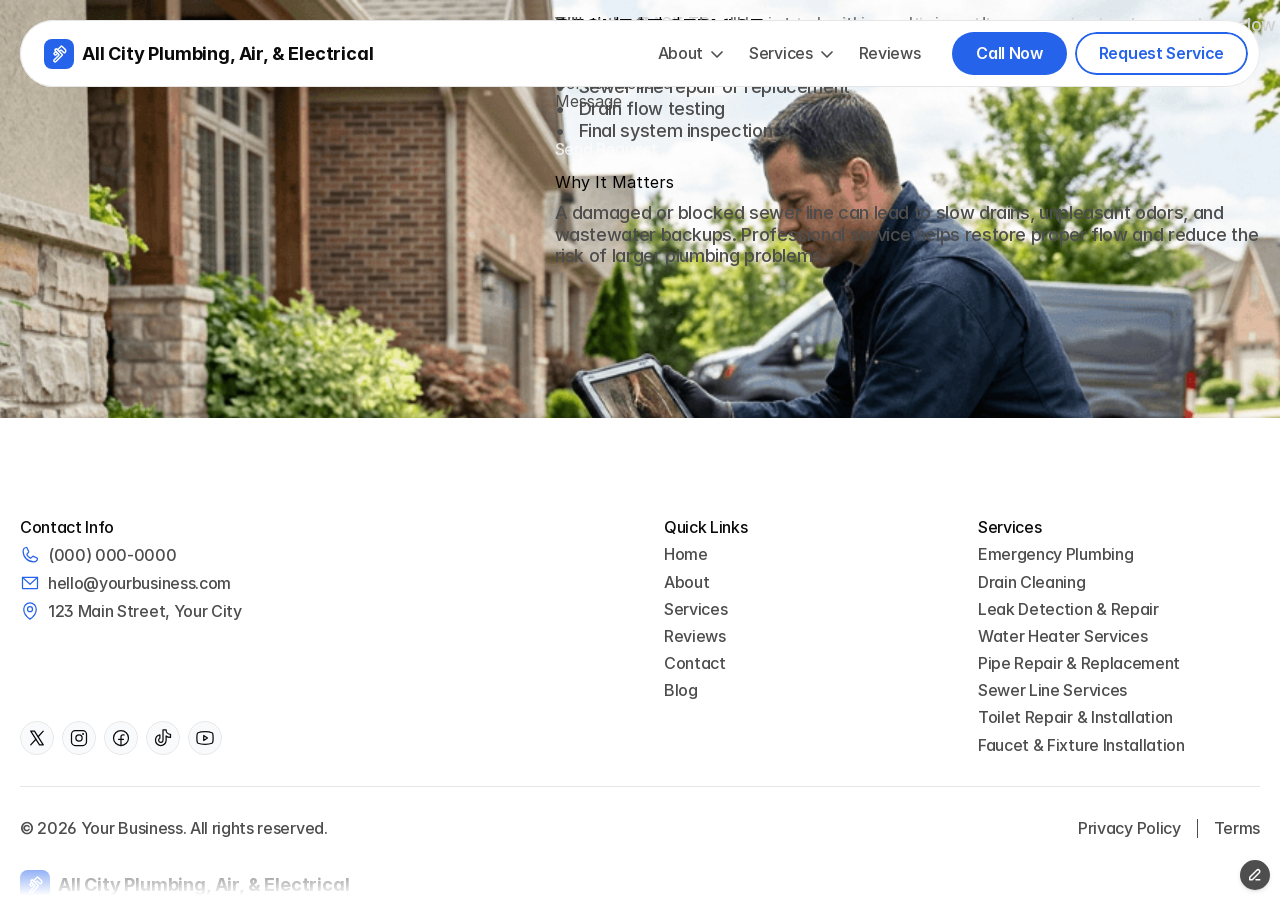
<file: services/sewer-line-services/index.html>
<!DOCTYPE html>
<html lang="en" dir="ltr"><head>
<base href="/">
<link rel="stylesheet" href="/styles.css"><script>(function(){var f=window.fetch;window.fetch=function(u,o){if(typeof u==='string'&&u.includes('.framercms')){return f('/assets/cms/'+u.split('/').pop(),o);}return f(u,o);};})();</script><script src="assets/js/popups-script.js"></script>
	<meta charset="utf-8">
	<meta name="viewport" content="width=device-width">
	<meta name="generator" content="Framer d22cd96">
	<title>Sewer Line Services - Plumbing Pro</title>
    <meta name="description" content="Plumbing Pro is a high-converting plumbing website template built for local service businesses. Generate leads through forms and call actions, launch fast with easy customization, and grow with SEO-ready service pages and blog CMS.">
    <meta name="framer-search-index" content="https://framerusercontent.com/sites/7fo2Bcs0rbRG9XYIEO4CnJ/searchIndex-yfVfT9ELV8GW.json">
    <meta name="framer-search-index-fallback" content="https://framerusercontent.com/sites/7fo2Bcs0rbRG9XYIEO4CnJ/searchIndex-JojfMlQQpAFr.json">
    <link href="assets/images/image-extra-1.svg" rel="icon" media="(prefers-color-scheme: light)">
    <link href="assets/images/image-extra-1.svg" rel="icon" media="(prefers-color-scheme: dark)">
    <!-- Open Graph -->
    <meta property="og:type" content="website">
    <meta property="og:title" content="Plumbing Pro - Plumbing Website Template">
    <meta property="og:description" content="Plumbing Pro is a high-converting plumbing website template built for local service businesses. Generate leads through forms and call actions, launch fast with easy customization, and grow with SEO-ready service pages and blog CMS.">
    <meta property="og:image" content="assets/images/image-extra-2.png">
    <!-- X -->
    <meta name="twitter:card" content="summary_large_image">
    <meta name="twitter:title" content="Plumbing Pro - Plumbing Website Template">
    <meta name="twitter:description" content="Plumbing Pro is a high-converting plumbing website template built for local service businesses. Generate leads through forms and call actions, launch fast with easy customization, and grow with SEO-ready service pages and blog CMS.">
    <meta name="twitter:image" content="assets/images/image-extra-2.png">
	
	
	<script>try{if(localStorage.getItem("__framer_force_showing_editorbar_since")){const n=document.createElement("link");n.rel="modulepreload";n.href="https://framer.com/edit/init.mjs";document.head.appendChild(n)}}catch(e){}</script><link rel="modulepreload" href="https://framer.com/edit/init.mjs">
	<!-- Start of headStart -->
    
    <!-- End of headStart -->
	
	
	<link href="https://fonts.gstatic.com" rel="preconnect" crossorigin="">
	
	<!-- Start of headEnd -->
    
    <!-- End of headEnd -->
	
<meta name="robots" content="max-image-preview:large"></head>
<body>
	
	<!-- Start of bodyStart -->
    
    <!-- End of bodyStart -->
	<script data-relative-date-script="global">!function(){var c=new Map;function p(e,t,n){let r=[n,{numeric:t,style:e}],o=JSON.stringify(r),s=c.get(o);if(s)return s;let i=new Intl.RelativeTimeFormat(...r);return c.set(o,i),i}function D(e,t,n,a,r,o,s){let i=U(e,t,n),d=F(e,t,i),u=p(a,r,s).format(d,i);return o?R(u):u}function R(e){return e.charAt(0).toUpperCase()+e.slice(1)}function U(e,t,n){if(n!=="auto")return n;let a=T(e,t);if(Math.abs(a)<=7)return"day";let r=g(e,t);if(Math.abs(r)<=4)return"week";let o=v(e,t);return Math.abs(o)<=12?"month":"year"}var h=1e3,y=6e4,C=36e5,M=864e5,w=6048e5;function F(e,t,n){let a=e.getTime()-t.getTime();switch(n){case"second":return Math.trunc(a/h);case"minute":return Math.trunc(a/y);case"hour":return Math.trunc(a/C);case"day":return T(e,t);case"week":return g(e,t);case"month":return v(e,t);case"quarter":return _(e,t);case"year":return x(e,t)}let r=n}function l(e){let t=new Date(e);return t.setUTCHours(0,0,0,0),t}function T(e,t){let n=l(e).getTime(),a=l(t).getTime();return Math.round((n-a)/M)}function f(e){let t=new Date(e),n=t.getUTCDay(),a=(n<1?7:0)+n-1;return t.setUTCDate(t.getUTCDate()-a),t.setUTCHours(0,0,0,0),t}function g(e,t){let n=f(e).getTime(),a=f(t).getTime();return Math.round((n-a)/w)}function v(e,t){let n=e.getUTCFullYear()-t.getUTCFullYear(),a=e.getUTCMonth()-t.getUTCMonth();return n*12+a}function m(e){let t=e.getUTCMonth();return Math.trunc(t/3)}function _(e,t){let n=e.getUTCFullYear()-t.getUTCFullYear(),a=m(e)-m(t);return n*4+a}function x(e,t){return e.getUTCFullYear()-t.getUTCFullYear()}window.__framer_formatRelativeDate=D;
}()</script>
	<div id="main"><div class="framer-aw8Ol framer-bup7n2" data-layout-template="true" style="min-height: 100vh; width: auto;"><div class="framer-1f7fu11-container"><nav class="framer-bpLmH framer-1gn59p1 framer-v-1gn59p1" data-framer-name="Desktop" data-hide-scrollbars="true" style="width: 100%; opacity: 1;"><div class="framer-a35pct" data-border="true" data-framer-name="Container" style="--border-bottom-width: 1px; --border-color: var(--token-c6608427-1ec8-43a2-a71f-f5792184d5c6, rgb(222, 222, 222)); --border-left-width: 1px; --border-right-width: 1px; --border-style: solid; --border-top-width: 1px; background-color: var(--token-d3e9557f-f85b-4aae-a29d-46760aaacc76, rgb(255, 255, 255)); border-radius: 50px; opacity: 1;"><div class="framer-5giyrs" data-framer-name="Top" style="--border-bottom-width: 0px; --border-color: rgba(0, 0, 0, 0); --border-left-width: 0px; --border-right-width: 0px; --border-style: solid; --border-top-width: 0px; background-color: rgba(255, 255, 255, 0); border-radius: 0px; opacity: 1;"><div class="framer-40gmu5-container" style="opacity: 1;"><a aria-label="Logo" class="framer-TGvIf framer-bzs0qu framer-v-bzs0qu framer-11bots9" data-framer-name="Dark" data-highlight="true" href="../" tabindex="0" style="opacity: 1;"><div class="framer-135qb1q" style="background-color: var(--token-2dbee46b-8e86-409b-908d-18389383084d); border-radius: 8px; opacity: 1;"><svg class="framer-A9vlY framer-1vcke5y" role="presentation" viewBox="0 0 24 24" style="--1m6trwb: 0; --21h8s6: var(--token-d3e9557f-f85b-4aae-a29d-46760aaacc76); --pgex8v: 2; opacity: 1;"><use href="#607465410"></use></svg></div><div class="framer-6nkd08" data-framer-name="Brand Name" data-framer-component-type="RichTextContainer" style="--extracted-r6o4lv: var(--token-25e562c2-4c2e-400c-b4bf-8b236b621b0e); transform: none; opacity: 1;"><p dir="auto" class="framer-text" style="--font-selector: SW50ZXItQm9sZA==; --framer-font-open-type-features: 'blwf' on, 'cv03' on, 'cv04' on, 'cv09' on, 'cv11' on; --framer-font-size: 18px; --framer-font-weight: 700; --framer-letter-spacing: -0.01em; --framer-text-color: var(--extracted-r6o4lv, var(--token-25e562c2-4c2e-400c-b4bf-8b236b621b0e));">All City Plumbing, Air, &amp; Electrical</p></div></a></div></div><div class="framer-o3fenq" data-framer-appear-id="o3fenq" data-framer-name="Bottom" style="--border-bottom-width: 0px; --border-color: rgba(0, 0, 0, 0); --border-left-width: 0px; --border-right-width: 0px; --border-style: solid; --border-top-width: 0px; background-color: rgba(0, 0, 0, 0); border-radius: 0px; opacity: 1; transform: none;"><div class="framer-1euw8u9" data-framer-name="Menus" style="opacity: 1;"><div class="framer-4vvrox-container" id="undefined-4vvrox" style="opacity: 1;"><a class="framer-4S8ok framer-Lw7GL framer-ggi9rj framer-v-ggi9rj framer-1u1i0ei" data-framer-name="Default" data-highlight="true" href="../about-us" tabindex="0" style="opacity: 1;"><div class="framer-1seu5a1" data-framer-component-type="RichTextContainer" style="--framer-paragraph-spacing: 0px; transform: none; opacity: 1;"><p class="framer-text framer-styles-preset-1l8qnte" data-styles-preset="aRnYE1hxO" dir="auto">About</p></div><svg class="framer-2TOMF framer-9nq0oo" role="presentation" viewBox="0 0 24 24" style="--1m6trwb: 0; --21h8s6: var(--token-22c6f036-4896-4335-bba1-574341098826, rgb(77, 77, 77)); --pgex8v: 2.5; transform: none; opacity: 1;"><use href="#2741301580"></use></svg></a></div><div class="framer-1uvsv1j-container" id="undefined-1uvsv1j" style="opacity: 1;"><a class="framer-4S8ok framer-Lw7GL framer-ggi9rj framer-v-ggi9rj framer-1u1i0ei" data-framer-name="Default" data-highlight="true" href="../services" tabindex="0" style="opacity: 1;"><div class="framer-1seu5a1" data-framer-component-type="RichTextContainer" style="--framer-paragraph-spacing: 0px; transform: none; opacity: 1;"><p class="framer-text framer-styles-preset-1l8qnte" data-styles-preset="aRnYE1hxO" dir="auto">Services</p></div><svg class="framer-2TOMF framer-9nq0oo" role="presentation" viewBox="0 0 24 24" style="--1m6trwb: 0; --21h8s6: var(--token-22c6f036-4896-4335-bba1-574341098826, rgb(77, 77, 77)); --pgex8v: 2.5; transform: none; opacity: 1;"><use href="#2741301580"></use></svg></a></div><div class="framer-dqi53g-container" style="opacity: 1;"><a class="framer-4S8ok framer-Lw7GL framer-ggi9rj framer-v-ggi9rj framer-1u1i0ei" data-framer-name="Default" data-highlight="true" href="../reviews" tabindex="0" style="opacity: 1;"><div class="framer-1seu5a1" data-framer-component-type="RichTextContainer" style="--framer-paragraph-spacing: 0px; transform: none; opacity: 1;"><p class="framer-text framer-styles-preset-1l8qnte" data-styles-preset="aRnYE1hxO" dir="auto">Reviews</p></div></a></div></div><div class="framer-gskov9" data-framer-name="CTAs" style="opacity: 1;"><div class="framer-e3y6tv-container" style="opacity: 1;"><a class="framer-ZRJLG framer-qcO23 framer-u3138m framer-v-u3138m framer-5ry2m" data-framer-name="Button Primary" data-highlight="true" href="tel:1234567890" rel="noopener" tabindex="0" style="--border-bottom-width: 0px; --border-color: rgba(0, 0, 0, 0); --border-left-width: 0px; --border-right-width: 0px; --border-style: solid; --border-top-width: 0px; backdrop-filter: none; background-color: var(--token-2dbee46b-8e86-409b-908d-18389383084d, rgb(59, 130, 246)); border-radius: 50px; opacity: 1;"><div class="framer-1ac1mem" data-framer-component-type="RichTextContainer" style="--extracted-r6o4lv: var(--token-a7058ff3-7dd0-4161-bc4d-0be900207058, rgb(250, 250, 250)); --framer-link-text-color: rgb(0, 153, 255); --framer-link-text-decoration: underline; transform: none; opacity: 1;"><p class="framer-text framer-styles-preset-rr2v9c" data-styles-preset="SYTKcKlP4" dir="auto" style="--framer-text-color: var(--extracted-r6o4lv, var(--token-a7058ff3-7dd0-4161-bc4d-0be900207058, rgb(250, 250, 250)));">Call Now</p></div></a></div><div class="framer-eio9fn-container" style="opacity: 1;"><a class="framer-ZRJLG framer-qcO23 framer-u3138m framer-v-1y5bxmx framer-5ry2m" data-framer-name="Button Tertiary" data-highlight="true" data-border="true" href="../contact" tabindex="0" style="--border-bottom-width: 2px; --border-color: var(--token-2dbee46b-8e86-409b-908d-18389383084d, rgb(37, 99, 235)); --border-left-width: 2px; --border-right-width: 2px; --border-style: solid; --border-top-width: 2px; backdrop-filter: none; background-color: rgba(0, 0, 0, 0); border-radius: 50px; opacity: 1;"><div class="framer-1ac1mem" data-framer-component-type="RichTextContainer" style="--extracted-r6o4lv: var(--token-2dbee46b-8e86-409b-908d-18389383084d, rgb(37, 99, 235)); --framer-link-text-color: rgb(0, 153, 255); --framer-link-text-decoration: underline; transform: none; opacity: 1;"><p class="framer-text framer-styles-preset-rr2v9c" data-styles-preset="SYTKcKlP4" dir="auto" style="--framer-text-color: var(--extracted-r6o4lv, var(--token-2dbee46b-8e86-409b-908d-18389383084d, rgb(37, 99, 235)));">Request Service</p></div></a></div></div></div></div></nav></div><div data-framer-root="" class="framer-ybzea framer-S75yf framer-ywpP8 framer-1K9Gz framer-aSp61 framer-crQoO framer-5Pqwy framer-cz81vx" style="min-height: 100vh; width: auto; display: contents;"><section as="section" class="framer-1lxgcn6" data-framer-name="Hero"><div data-framer-background-image-wrapper="true" style="position: absolute; border-radius: inherit; corner-shape: inherit; inset: 0px;"><img decoding="auto" width="1092" height="614" sizes="calc(100vw - 40px)" srcset="assets/images/outdoor-residential-plumbing-fixture-and-water-lin-1.png 512w,assets/images/outdoor-residential-plumbing-fixture-and-water-lin-2.png 1024w,assets/images/outdoor-residential-plumbing-fixture-and-water-lin-3.png 1092w" src="assets/images/outdoor-residential-plumbing-fixture-and-water-lin-3.png" alt="Outdoor residential plumbing fixture and water line detail" style="display: block; width: 100%; height: 100%; border-radius: inherit; corner-shape: inherit; object-position: center center; object-fit: cover;"></div><div class="framer-4noutr" data-framer-name="Overlay"></div><div class="framer-1fb5oxf" data-framer-name="Container"><div class="framer-1cb1pgx" data-framer-name="Heading"><div class="framer-g0rfht" data-framer-name="Text"><div class="framer-s4cdm-container"><a class="framer-yQ37r framer-6Be1C framer-1tk3etq framer-v-1tk3etq framer-52liuy" data-border="true" data-framer-name="Variant 1" href="../services" style="--border-bottom-width: 1px; --border-color: var(--token-736366c7-ecf8-4462-8d2d-8c2df44c8f8a, rgba(237, 237, 237, 0.1)); --border-left-width: 1px; --border-right-width: 1px; --border-style: solid; --border-top-width: 1px; backdrop-filter: blur(5px); background-color: var(--token-79d96bfb-6955-4ff1-9a7e-67b38bf957f8, rgba(255, 255, 255, 0.1)); border-radius: 6px; opacity: 1;"><div class="framer-bm0if7" data-framer-name="Arrows" style="opacity: 1;"><svg class="framer-VHcoG framer-k3un54" role="presentation" viewBox="0 0 24 24" style="--1m6trwb: 0; --21h8s6: var(--token-9de12388-4193-4293-859c-8d1f64f07a59, rgb(230, 230, 230)); --pgex8v: 1.5; transform: rotate(180deg); opacity: 1;"><use href="#3855583215"></use></svg><svg class="framer-VHcoG framer-13yvxem" role="presentation" viewBox="0 0 24 24" style="--1m6trwb: 0; --21h8s6: var(--token-9de12388-4193-4293-859c-8d1f64f07a59, rgb(230, 230, 230)); --pgex8v: 1.5; transform: rotate(180deg); opacity: 1;"><use href="#3855583215"></use></svg></div><div class="framer-1azwcs8" data-framer-component-type="RichTextContainer" style="--extracted-r6o4lv: var(--token-9de12388-4193-4293-859c-8d1f64f07a59, rgb(204, 204, 204)); --framer-link-text-color: rgb(0, 153, 255); --framer-link-text-decoration: underline; transform: none; opacity: 1;"><p class="framer-text framer-styles-preset-xkwy3w" data-styles-preset="CkI0qR3HX" dir="auto" style="--framer-text-color: var(--extracted-r6o4lv, var(--token-9de12388-4193-4293-859c-8d1f64f07a59, rgb(204, 204, 204)));">BACK TO SERVICES</p></div></a></div><div class="framer-1l4ybr4" data-framer-component-type="RichTextContainer" style="transform: none;"><h1 class="framer-text framer-styles-preset-gq5mei" data-styles-preset="qpRd3ZN6x" dir="auto" style="--framer-text-alignment: center;">Sewer Line Services</h1></div><div class="framer-jaxv0d" data-framer-component-type="RichTextContainer" style="transform: none;"><p class="framer-text framer-styles-preset-1purr7g" data-styles-preset="V0qlIGPi5" dir="auto" style="--framer-text-alignment: center; --framer-text-color: var(--token-9de12388-4193-4293-859c-8d1f64f07a59, rgb(204, 204, 204));">Inspect, clean, and repair sewer line problems causing backups, odors, slow drains, or yard drainage concerns.</p></div></div></div></div></section><section class="framer-18vwuqp" data-framer-name="Section" id="section"><div class="framer-fdbqm0" data-framer-name="Container"><div class="framer-1fjc0l6" data-framer-name="Content"><div class="framer-uu3dze" data-framer-component-type="RichTextContainer" style="transform: none;"><h2 dir="auto" class="framer-text framer-styles-preset-5whraw">What's Included</h2><ul dir="auto" class="framer-text"><li data-preset-tag="p" class="framer-text framer-styles-preset-1purr7g"><p class="framer-text framer-styles-preset-1purr7g">Sewer line inspection</p></li><li data-preset-tag="p" class="framer-text framer-styles-preset-1purr7g"><p class="framer-text framer-styles-preset-1purr7g">Blockage identification</p></li><li data-preset-tag="p" class="framer-text framer-styles-preset-1purr7g"><p class="framer-text framer-styles-preset-1purr7g">Sewer line repair or replacement</p></li><li data-preset-tag="p" class="framer-text framer-styles-preset-1purr7g"><p class="framer-text framer-styles-preset-1purr7g">Drain flow testing</p></li><li data-preset-tag="p" class="framer-text framer-styles-preset-1purr7g"><p class="framer-text framer-styles-preset-1purr7g">Final system inspection</p></li></ul><p dir="auto" class="framer-text framer-styles-preset-1purr7g"><br class="framer-text trailing-break"></p><h2 dir="auto" class="framer-text framer-styles-preset-5whraw">Why It Matters</h2><p dir="auto" class="framer-text framer-styles-preset-1purr7g">A damaged or blocked sewer line can lead to slow drains, unpleasant odors, and wastewater backups. Professional service helps restore proper flow and reduce the risk of larger plumbing problems.</p></div></div><div class="framer-yxrc2t-container"><form class="framer-gtN8N framer-8GLHA framer-Lw7GL framer-mdQSj framer-17fyrf5 framer-v-17fyrf5" data-border="true" data-framer-name="Form" style="--border-bottom-width: 1px; --border-color: var(--token-c6608427-1ec8-43a2-a71f-f5792184d5c6, rgb(222, 222, 222)); --border-left-width: 1px; --border-right-width: 1px; --border-style: solid; --border-top-width: 1px; background-color: var(--token-d3e9557f-f85b-4aae-a29d-46760aaacc76, rgb(255, 255, 255)); width: 100%; border-radius: 16px; opacity: 1;"><div class="framer-1x4o8rk" data-framer-name="Text" style="opacity: 1;"><div class="framer-e5l6tn" data-framer-component-type="RichTextContainer" style="--framer-link-text-color: rgb(0, 153, 255); --framer-link-text-decoration: underline; transform: none; opacity: 1;"><p class="framer-text framer-styles-preset-1kjdcoj" data-styles-preset="zap0uQULT" dir="auto">REQUEST SERVICE</p></div><div class="framer-5ncoa9" data-framer-component-type="RichTextContainer" style="--extracted-r6o4lv: var(--token-7bc10099-a9ad-4747-9b51-be6f29dec0a2, rgb(117, 117, 117)); --framer-link-text-color: rgb(0, 153, 255); --framer-link-text-decoration: underline; transform: none; opacity: 1;"><p class="framer-text framer-styles-preset-1l8qnte" data-styles-preset="aRnYE1hxO" dir="auto" style="--framer-text-color: var(--extracted-r6o4lv, var(--token-7bc10099-a9ad-4747-9b51-be6f29dec0a2, rgb(117, 117, 117)));">Fill out the form and we'll be in touch within one business day.</p></div></div><div class="framer-129f7be" data-framer-name="Inputs" style="opacity: 1;"><label class="framer-1axdk4f" style="opacity: 1;"><div class="framer-ssygmf" data-framer-component-type="RichTextContainer" style="--extracted-r6o4lv: var(--token-22c6f036-4896-4335-bba1-574341098826, rgb(77, 77, 77)); transform: none; opacity: 1;"><p class="framer-text framer-styles-preset-1aeiplo" data-styles-preset="ixBLPKkP8" dir="auto" style="--framer-text-color: var(--extracted-r6o4lv, var(--token-22c6f036-4896-4335-bba1-574341098826, rgb(77, 77, 77)));">Full name</p></div><div class="framer-form-text-input framer-form-input-wrapper framer-13j2i3w framer-form-text-input-type" style="--framer-input-background: var(--token-32cbc61f-8526-4819-a424-95a54e2d5c8b, rgb(245, 245, 245)); --framer-input-border-bottom-width: 1px; --framer-input-border-color: var(--token-c6608427-1ec8-43a2-a71f-f5792184d5c6, rgb(227, 227, 227)); --framer-input-border-left-width: 1px; --framer-input-border-radius-bottom-left: 6px; --framer-input-border-radius-bottom-right: 6px; --framer-input-border-radius-top-left: 6px; --framer-input-border-radius-top-right: 6px; --framer-input-border-right-width: 1px; --framer-input-border-style: solid; --framer-input-border-top-width: 1px; --framer-input-font-color: var(--token-25e562c2-4c2e-400c-b4bf-8b236b621b0e, rgb(11, 11, 11)); --framer-input-icon-color: rgb(153, 153, 153); --framer-input-placeholder-color: var(--token-7bc10099-a9ad-4747-9b51-be6f29dec0a2, rgb(117, 117, 117)); opacity: 1;"><input type="text" required="" name="Full name" placeholder="Jane Smith" class="framer-form-input framer-form-input-empty" value=""></div></label><div class="framer-1k7m5bm" data-framer-name="Group" style="opacity: 1;"><label class="framer-flxbxc" style="opacity: 1;"><div class="framer-rxrdk9" data-framer-component-type="RichTextContainer" style="--extracted-r6o4lv: var(--token-22c6f036-4896-4335-bba1-574341098826, rgb(77, 77, 77)); transform: none; opacity: 1;"><p class="framer-text framer-styles-preset-1aeiplo" data-styles-preset="ixBLPKkP8" dir="auto" style="--framer-text-color: var(--extracted-r6o4lv, var(--token-22c6f036-4896-4335-bba1-574341098826, rgb(77, 77, 77)));">Email</p></div><div class="framer-form-text-input framer-form-input-wrapper framer-dwg8n4" style="--framer-input-background: var(--token-32cbc61f-8526-4819-a424-95a54e2d5c8b, rgb(245, 245, 245)); --framer-input-border-bottom-width: 1px; --framer-input-border-color: var(--token-c6608427-1ec8-43a2-a71f-f5792184d5c6, rgb(227, 227, 227)); --framer-input-border-left-width: 1px; --framer-input-border-radius-bottom-left: 6px; --framer-input-border-radius-bottom-right: 6px; --framer-input-border-radius-top-left: 6px; --framer-input-border-radius-top-right: 6px; --framer-input-border-right-width: 1px; --framer-input-border-style: solid; --framer-input-border-top-width: 1px; --framer-input-font-color: var(--token-25e562c2-4c2e-400c-b4bf-8b236b621b0e, rgb(11, 11, 11)); --framer-input-icon-color: rgb(153, 153, 153); --framer-input-placeholder-color: var(--token-7bc10099-a9ad-4747-9b51-be6f29dec0a2, rgb(117, 117, 117)); opacity: 1;"><input type="email" required="" name="Email" placeholder="jane@gmail.com" class="framer-form-input framer-form-input-empty" value=""></div></label><label class="framer-wt1oq" style="opacity: 1;"><div class="framer-1wm2qls" data-framer-component-type="RichTextContainer" style="--extracted-r6o4lv: var(--token-22c6f036-4896-4335-bba1-574341098826, rgb(77, 77, 77)); transform: none; opacity: 1;"><p class="framer-text framer-styles-preset-1aeiplo" data-styles-preset="ixBLPKkP8" dir="auto" style="--framer-text-color: var(--extracted-r6o4lv, var(--token-22c6f036-4896-4335-bba1-574341098826, rgb(77, 77, 77)));">Phone</p></div><div class="framer-form-text-input framer-form-input-wrapper framer-1mp9z65 framer-form-text-input-type" style="--framer-input-background: var(--token-32cbc61f-8526-4819-a424-95a54e2d5c8b, rgb(245, 245, 245)); --framer-input-border-bottom-width: 1px; --framer-input-border-color: var(--token-c6608427-1ec8-43a2-a71f-f5792184d5c6, rgb(227, 227, 227)); --framer-input-border-left-width: 1px; --framer-input-border-radius-bottom-left: 6px; --framer-input-border-radius-bottom-right: 6px; --framer-input-border-radius-top-left: 6px; --framer-input-border-radius-top-right: 6px; --framer-input-border-right-width: 1px; --framer-input-border-style: solid; --framer-input-border-top-width: 1px; --framer-input-font-color: var(--token-25e562c2-4c2e-400c-b4bf-8b236b621b0e, rgb(11, 11, 11)); --framer-input-icon-color: rgb(153, 153, 153); --framer-input-placeholder-color: var(--token-7bc10099-a9ad-4747-9b51-be6f29dec0a2, rgb(117, 117, 117)); opacity: 1;"><input type="text" required="" name="Phone" placeholder="(123) 456-7890" class="framer-form-input framer-form-input-empty" value=""></div></label></div><label class="framer-1i9v7qi" style="opacity: 1;"><div class="framer-7znmqw" data-framer-component-type="RichTextContainer" style="--extracted-r6o4lv: var(--token-22c6f036-4896-4335-bba1-574341098826, rgb(77, 77, 77)); transform: none; opacity: 1;"><p class="framer-text framer-styles-preset-1aeiplo" data-styles-preset="ixBLPKkP8" dir="auto" style="--framer-text-color: var(--extracted-r6o4lv, var(--token-22c6f036-4896-4335-bba1-574341098826, rgb(77, 77, 77)));">Service needed</p></div><div class="framer-form-input-wrapper framer-form-select-wrapper framer-12z6f32" style="--framer-input-background: var(--token-32cbc61f-8526-4819-a424-95a54e2d5c8b, rgb(245, 245, 245)); --framer-input-border-bottom-width: 1px; --framer-input-border-color: var(--token-c6608427-1ec8-43a2-a71f-f5792184d5c6, rgb(227, 227, 227)); --framer-input-border-left-width: 1px; --framer-input-border-radius-bottom-left: 6px; --framer-input-border-radius-bottom-right: 6px; --framer-input-border-radius-top-left: 6px; --framer-input-border-radius-top-right: 6px; --framer-input-border-right-width: 1px; --framer-input-border-style: solid; --framer-input-border-top-width: 1px; --framer-input-font-color: var(--token-25e562c2-4c2e-400c-b4bf-8b236b621b0e, rgb(11, 11, 11)); --framer-input-icon-color: rgb(153, 153, 153); --framer-input-invalid-text-color: var(--token-7bc10099-a9ad-4747-9b51-be6f29dec0a2, rgb(117, 117, 117)); opacity: 1;"><select name="Service needed" required="" class="framer-form-input"><option value="" disabled="" selected="">Select...</option><option value="Emergency Plumbing">Emergency Plumbing</option><option value="Drain Cleaning">Drain Cleaning</option><option value="Leak Detection &amp; Repair">Leak Detection &amp; Repair</option><option value="Water Heater Services">Water Heater Services</option><option value="Pipe Repair &amp; Replacement">Pipe Repair &amp; Replacement</option><option value="Sewer Line Services">Sewer Line Services</option><option value="Toilet Repair &amp; Installation">Toilet Repair &amp; Installation</option><option value="Faucet &amp; Fixture Installation">Faucet &amp; Fixture Installation</option><option value="Other">Other</option></select></div></label><label class="framer-ge8qq6" style="opacity: 1;"><div class="framer-cydjir" data-framer-component-type="RichTextContainer" style="--extracted-r6o4lv: var(--token-22c6f036-4896-4335-bba1-574341098826, rgb(77, 77, 77)); transform: none; opacity: 1;"><p class="framer-text framer-styles-preset-1aeiplo" data-styles-preset="ixBLPKkP8" dir="auto" style="--framer-text-color: var(--extracted-r6o4lv, var(--token-22c6f036-4896-4335-bba1-574341098826, rgb(77, 77, 77)));">Message</p></div><div class="framer-form-text-input framer-form-input-wrapper framer-23aiyj framer-form-textarea-input-type" style="--framer-input-background: var(--token-32cbc61f-8526-4819-a424-95a54e2d5c8b, rgb(245, 245, 245)); --framer-input-border-bottom-width: 1px; --framer-input-border-color: var(--token-c6608427-1ec8-43a2-a71f-f5792184d5c6, rgb(227, 227, 227)); --framer-input-border-left-width: 1px; --framer-input-border-radius-bottom-left: 6px; --framer-input-border-radius-bottom-right: 6px; --framer-input-border-radius-top-left: 6px; --framer-input-border-radius-top-right: 6px; --framer-input-border-right-width: 1px; --framer-input-border-style: solid; --framer-input-border-top-width: 1px; --framer-input-font-color: var(--token-25e562c2-4c2e-400c-b4bf-8b236b621b0e, rgb(11, 11, 11)); --framer-input-icon-color: rgb(153, 153, 153); --framer-input-placeholder-color: var(--token-7bc10099-a9ad-4747-9b51-be6f29dec0a2, rgb(117, 117, 117)); opacity: 1;"><textarea required="" name="Message" placeholder="Briefly describe your HVAC needs..." class="framer-form-input"></textarea></div></label><div class="framer-kftqdx-container" data-framer-name="Form Button" name="Form Button" style="opacity: 1;"><button name="Form Button" type="submit" class="framer-RV8mY framer-Lw7GL framer-1y72rlh framer-v-tk2wer" data-framer-name="Disabled" data-reset="button" style="background-color: var(--token-2dbee46b-8e86-409b-908d-18389383084d, rgb(37, 99, 235)); width: 100%; border-radius: 4px; opacity: 0.8;"><div class="framer-si6cn2" data-framer-component-type="RichTextContainer" style="--extracted-r6o4lv: var(--token-a7058ff3-7dd0-4161-bc4d-0be900207058, rgb(250, 250, 250)); --framer-link-text-color: rgb(0, 153, 255); --framer-link-text-decoration: underline; transform: none; opacity: 1;"><p class="framer-text framer-styles-preset-1l8qnte" data-styles-preset="aRnYE1hxO" dir="auto" style="--framer-text-color: var(--extracted-r6o4lv, var(--token-a7058ff3-7dd0-4161-bc4d-0be900207058, rgb(250, 250, 250)));">Send Request</p></div></button></div></div><input type="text" name="website" tabindex="-1" autocomplete="one-time-code" aria-hidden="true" data-1p-ignore="true" data-lpignore="true" data-form-type="other" data-bwignore="true" value="" style="position: absolute; transform: scale(0);"><input type="text" name="company" tabindex="-1" autocomplete="one-time-code" aria-hidden="true" data-1p-ignore="true" data-lpignore="true" data-form-type="other" data-bwignore="true" value="" style="position: absolute; transform: scale(0);"><input type="text" name="message" tabindex="-1" autocomplete="one-time-code" aria-hidden="true" data-1p-ignore="true" data-lpignore="true" data-form-type="other" data-bwignore="true" value="" style="position: absolute; transform: scale(0);"><input type="text" name="subject" tabindex="-1" autocomplete="one-time-code" aria-hidden="true" data-1p-ignore="true" data-lpignore="true" data-form-type="other" data-bwignore="true" value="" style="position: absolute; transform: scale(0);"><input type="text" name="title" tabindex="-1" autocomplete="one-time-code" aria-hidden="true" data-1p-ignore="true" data-lpignore="true" data-form-type="other" data-bwignore="true" value="" style="position: absolute; transform: scale(0);"><input type="text" name="description" tabindex="-1" autocomplete="one-time-code" aria-hidden="true" data-1p-ignore="true" data-lpignore="true" data-form-type="other" data-bwignore="true" value="" style="position: absolute; transform: scale(0);"><input type="text" name="feedback" tabindex="-1" autocomplete="one-time-code" aria-hidden="true" data-1p-ignore="true" data-lpignore="true" data-form-type="other" data-bwignore="true" value="" style="position: absolute; transform: scale(0);"><input type="text" name="notes" tabindex="-1" autocomplete="one-time-code" aria-hidden="true" data-1p-ignore="true" data-lpignore="true" data-form-type="other" data-bwignore="true" value="" style="position: absolute; transform: scale(0);"><input type="text" name="details" tabindex="-1" autocomplete="one-time-code" aria-hidden="true" data-1p-ignore="true" data-lpignore="true" data-form-type="other" data-bwignore="true" value="" style="position: absolute; transform: scale(0);"><input type="text" name="remarks" tabindex="-1" autocomplete="one-time-code" aria-hidden="true" data-1p-ignore="true" data-lpignore="true" data-form-type="other" data-bwignore="true" value="" style="position: absolute; transform: scale(0);"><input type="text" name="comments" tabindex="-1" autocomplete="one-time-code" aria-hidden="true" data-1p-ignore="true" data-lpignore="true" data-form-type="other" data-bwignore="true" value="" style="position: absolute; transform: scale(0);"></form></div></div></section></div><div id="overlay"></div><div class="framer-pg0ymy"></div><div class="framer-6cj5k8-container"><div class="framer-JodfV framer-Lw7GL framer-up2e8r framer-v-up2e8r" data-framer-name="Desktop" style="background-color: var(--token-d3e9557f-f85b-4aae-a29d-46760aaacc76, rgb(255, 255, 255)); width: 100%; box-shadow: rgba(0, 0, 0, 0.08) 0px -1px 4px 0px; opacity: 1;"><div class="framer-1ohebmm" data-framer-name="Container" style="opacity: 1;"><div class="framer-j9rl1y" data-border="true" data-framer-name="Top" style="--border-bottom-width: 1px; --border-color: var(--token-c6608427-1ec8-43a2-a71f-f5792184d5c6, rgb(222, 222, 222)); --border-left-width: 0px; --border-right-width: 0px; --border-style: solid; --border-top-width: 0px; opacity: 1;"><div class="framer-1brq2jl" data-framer-name="Heading" style="opacity: 1;"><div class="framer-oxgiav" data-framer-name="Contact Info" style="opacity: 1;"><div class="framer-lwlyhj" data-framer-component-type="RichTextContainer" style="--extracted-r6o4lv: var(--token-25e562c2-4c2e-400c-b4bf-8b236b621b0e, rgb(11, 11, 11)); --framer-link-text-color: rgb(0, 153, 255); --framer-link-text-decoration: underline; transform: none; opacity: 1;"><p class="framer-text framer-styles-preset-1l8qnte" data-styles-preset="aRnYE1hxO" dir="auto" style="--framer-text-color: var(--extracted-r6o4lv, var(--token-25e562c2-4c2e-400c-b4bf-8b236b621b0e, rgb(11, 11, 11)));">Contact Info</p></div><div class="framer-k6a48u-container" style="opacity: 1;"><div class="framer-IBbYx framer-ywpP8 framer-crQoO framer-Lw7GL framer-17f6pum framer-v-1uyeikf" data-framer-name="Footer Variant" style="width: 100%; opacity: 1;"><div class="framer-pjzjwt" data-border="true" data-framer-name="Icon" style="--border-bottom-width: 0px; --border-color: var(--token-c6608427-1ec8-43a2-a71f-f5792184d5c6, rgb(222, 222, 222)); --border-left-width: 0px; --border-right-width: 0px; --border-style: solid; --border-top-width: 0px; background-color: rgba(0, 0, 0, 0); border-radius: 4px; opacity: 1;"><svg class="framer-C6MlI framer-xhts77" role="presentation" viewBox="0 0 24 24" style="--1m6trwb: 0; --21h8s6: var(--token-2dbee46b-8e86-409b-908d-18389383084d, rgb(37, 99, 235)); --pgex8v: 1.5; opacity: 1;"><use href="#986463349"></use></svg></div><div class="framer-s88d04" data-framer-name="Text" style="opacity: 1;"><div class="framer-qw6h52" data-framer-component-type="RichTextContainer" style="transform: none; opacity: 1;"><p class="framer-text framer-styles-preset-1l8qnte" data-styles-preset="aRnYE1hxO" dir="auto"><a class="framer-text framer-styles-preset-29nrez" data-styles-preset="kY13NGqyP" href="tel:0000000000" rel="noopener">(000) 000-0000</a></p></div></div></div></div><div class="framer-5k41q5-container" style="opacity: 1;"><div class="framer-IBbYx framer-ywpP8 framer-crQoO framer-Lw7GL framer-17f6pum framer-v-1uyeikf" data-framer-name="Footer Variant" style="width: 100%; opacity: 1;"><div class="framer-pjzjwt" data-border="true" data-framer-name="Icon" style="--border-bottom-width: 0px; --border-color: var(--token-c6608427-1ec8-43a2-a71f-f5792184d5c6, rgb(222, 222, 222)); --border-left-width: 0px; --border-right-width: 0px; --border-style: solid; --border-top-width: 0px; background-color: rgba(0, 0, 0, 0); border-radius: 4px; opacity: 1;"><svg class="framer-kKX2d framer-xhts77" role="presentation" viewBox="0 0 24 24" style="--1m6trwb: 0; --21h8s6: var(--token-2dbee46b-8e86-409b-908d-18389383084d, rgb(37, 99, 235)); --pgex8v: 1.5; opacity: 1;"><use href="#99690465"></use></svg></div><div class="framer-s88d04" data-framer-name="Text" style="opacity: 1;"><div class="framer-qw6h52" data-framer-component-type="RichTextContainer" style="transform: none; opacity: 1;"><p class="framer-text framer-styles-preset-1l8qnte" data-styles-preset="aRnYE1hxO" dir="auto"><a class="framer-text framer-styles-preset-29nrez" data-styles-preset="kY13NGqyP" href="mailto:hello@yourbusiness.com" rel="noopener">hello@yourbusiness.com</a></p></div></div></div></div><div class="framer-u4ey26-container" style="opacity: 1;"><div class="framer-IBbYx framer-ywpP8 framer-crQoO framer-Lw7GL framer-17f6pum framer-v-1uyeikf" data-framer-name="Footer Variant" style="width: 100%; opacity: 1;"><div class="framer-pjzjwt" data-border="true" data-framer-name="Icon" style="--border-bottom-width: 0px; --border-color: var(--token-c6608427-1ec8-43a2-a71f-f5792184d5c6, rgb(222, 222, 222)); --border-left-width: 0px; --border-right-width: 0px; --border-style: solid; --border-top-width: 0px; background-color: rgba(0, 0, 0, 0); border-radius: 4px; opacity: 1;"><svg class="framer-XrTFE framer-xhts77" role="presentation" viewBox="0 0 24 24" style="--1m6trwb: 0; --21h8s6: var(--token-2dbee46b-8e86-409b-908d-18389383084d, rgb(37, 99, 235)); --pgex8v: 1.5; opacity: 1;"><use href="#4159562592"></use></svg></div><div class="framer-s88d04" data-framer-name="Text" style="opacity: 1;"><div class="framer-qw6h52" data-framer-component-type="RichTextContainer" style="transform: none; opacity: 1;"><p class="framer-text framer-styles-preset-1l8qnte" data-styles-preset="aRnYE1hxO" dir="auto"><a class="framer-text framer-styles-preset-29nrez" data-styles-preset="kY13NGqyP" href="https://maps.google.com" rel="noopener">123 Main Street, Your City</a></p></div></div></div></div></div><div class="framer-fksps6" data-framer-name="Socials" style="opacity: 1;"><div class="framer-jakdae-container" style="opacity: 1;"><a aria-label="Visit us on Twitter" class="framer-D9xcV framer-1lbj8ox framer-v-1lbj8ox framer-1ynuntw" data-border="true" data-framer-name="Variant 1" href="https://x.com" target="_blank" rel="noopener" style="--border-bottom-width: 1px; --border-color: var(--token-c6608427-1ec8-43a2-a71f-f5792184d5c6, rgb(222, 222, 222)); --border-left-width: 1px; --border-right-width: 1px; --border-style: solid; --border-top-width: 1px; background-color: var(--token-32cbc61f-8526-4819-a424-95a54e2d5c8b, rgb(245, 245, 245)); border-radius: 50px; opacity: 1;"><svg class="framer-QMsyA framer-1rg825w" role="presentation" viewBox="0 0 24 24" style="--1m6trwb: 0; --21h8s6: var(--token-25e562c2-4c2e-400c-b4bf-8b236b621b0e, rgb(11, 11, 11)); --pgex8v: 1.5; opacity: 1;"><use href="#1688045918"></use></svg></a></div><div class="framer-vlzujt-container" style="opacity: 1;"><a aria-label="Visit us on Instagram" class="framer-D9xcV framer-1lbj8ox framer-v-1lbj8ox framer-1ynuntw" data-border="true" data-framer-name="Variant 1" href="https://instagram.com" target="_blank" rel="noopener" style="--border-bottom-width: 1px; --border-color: var(--token-c6608427-1ec8-43a2-a71f-f5792184d5c6, rgb(222, 222, 222)); --border-left-width: 1px; --border-right-width: 1px; --border-style: solid; --border-top-width: 1px; background-color: var(--token-32cbc61f-8526-4819-a424-95a54e2d5c8b, rgb(245, 245, 245)); border-radius: 50px; opacity: 1;"><svg class="framer-SHCqu framer-1rg825w" role="presentation" viewBox="0 0 24 24" style="--1m6trwb: 0; --21h8s6: var(--token-25e562c2-4c2e-400c-b4bf-8b236b621b0e, rgb(11, 11, 11)); --pgex8v: 1.5; opacity: 1;"><use href="#942143898"></use></svg></a></div><div class="framer-1ocredj-container" style="opacity: 1;"><a aria-label="Visit us on Facebook" class="framer-D9xcV framer-1lbj8ox framer-v-1lbj8ox framer-1ynuntw" data-border="true" data-framer-name="Variant 1" href="https://facebook.com" target="_blank" rel="noopener" style="--border-bottom-width: 1px; --border-color: var(--token-c6608427-1ec8-43a2-a71f-f5792184d5c6, rgb(222, 222, 222)); --border-left-width: 1px; --border-right-width: 1px; --border-style: solid; --border-top-width: 1px; background-color: var(--token-32cbc61f-8526-4819-a424-95a54e2d5c8b, rgb(245, 245, 245)); border-radius: 50px; opacity: 1;"><svg class="framer-UHDx1 framer-1rg825w" role="presentation" viewBox="0 0 24 24" style="--1m6trwb: 0; --21h8s6: var(--token-25e562c2-4c2e-400c-b4bf-8b236b621b0e, rgb(11, 11, 11)); --pgex8v: 1.5; opacity: 1;"><use href="#1426455308"></use></svg></a></div><div class="framer-xxxmcp-container" style="opacity: 1;"><a aria-label="Visit us on Tiktok" class="framer-D9xcV framer-1lbj8ox framer-v-1lbj8ox framer-1ynuntw" data-border="true" data-framer-name="Variant 1" href="https://tiktok.com" target="_blank" rel="noopener" style="--border-bottom-width: 1px; --border-color: var(--token-c6608427-1ec8-43a2-a71f-f5792184d5c6, rgb(222, 222, 222)); --border-left-width: 1px; --border-right-width: 1px; --border-style: solid; --border-top-width: 1px; background-color: var(--token-32cbc61f-8526-4819-a424-95a54e2d5c8b, rgb(245, 245, 245)); border-radius: 50px; opacity: 1;"><svg class="framer-wQsp6 framer-1rg825w" role="presentation" viewBox="0 0 24 24" style="--1m6trwb: 0; --21h8s6: var(--token-25e562c2-4c2e-400c-b4bf-8b236b621b0e, rgb(11, 11, 11)); --pgex8v: 1.5; opacity: 1;"><use href="#4153440109"></use></svg></a></div><div class="framer-1yhqr8-container" style="opacity: 1;"><a aria-label="Visit us on YouTube" class="framer-D9xcV framer-1lbj8ox framer-v-1lbj8ox framer-1ynuntw" data-border="true" data-framer-name="Variant 1" href="https://youtube.com" target="_blank" rel="noopener" style="--border-bottom-width: 1px; --border-color: var(--token-c6608427-1ec8-43a2-a71f-f5792184d5c6, rgb(222, 222, 222)); --border-left-width: 1px; --border-right-width: 1px; --border-style: solid; --border-top-width: 1px; background-color: var(--token-32cbc61f-8526-4819-a424-95a54e2d5c8b, rgb(245, 245, 245)); border-radius: 50px; opacity: 1;"><svg class="framer-KIxjp framer-1rg825w" role="presentation" viewBox="0 0 24 24" style="--1m6trwb: 0; --21h8s6: var(--token-25e562c2-4c2e-400c-b4bf-8b236b621b0e, rgb(11, 11, 11)); --pgex8v: 1.5; opacity: 1;"><use href="#3761207643"></use></svg></a></div></div></div><div class="framer-a66arq" data-framer-name="Content" style="opacity: 1;"><div class="framer-z3z0p7" data-framer-name="Main Links" style="opacity: 1;"><div class="framer-sfzlo2" data-framer-name="Quick Links" style="opacity: 1;"><div class="framer-1llkqoh" data-framer-component-type="RichTextContainer" style="--extracted-r6o4lv: var(--token-25e562c2-4c2e-400c-b4bf-8b236b621b0e, rgb(11, 11, 11)); --framer-link-text-color: rgb(0, 153, 255); --framer-link-text-decoration: underline; transform: none; opacity: 1;"><p class="framer-text framer-styles-preset-1l8qnte" data-styles-preset="aRnYE1hxO" dir="auto" style="--framer-text-color: var(--extracted-r6o4lv, var(--token-25e562c2-4c2e-400c-b4bf-8b236b621b0e, rgb(11, 11, 11)));">Quick Links</p></div><div class="framer-18mnc24-container" style="opacity: 1;"><a class="framer-4S8ok framer-Lw7GL framer-ggi9rj framer-v-ggi9rj framer-1u1i0ei" data-framer-name="Default" data-highlight="true" href="../" tabindex="0" style="width: 100%; opacity: 1;"><div class="framer-1seu5a1" data-framer-component-type="RichTextContainer" style="--framer-paragraph-spacing: 0px; transform: none; opacity: 1;"><p class="framer-text framer-styles-preset-1l8qnte" data-styles-preset="aRnYE1hxO" dir="auto">Home</p></div></a></div><div class="framer-14t05l4-container" style="opacity: 1;"><a class="framer-4S8ok framer-Lw7GL framer-ggi9rj framer-v-ggi9rj framer-1u1i0ei" data-framer-name="Default" data-highlight="true" href="../about-us" tabindex="0" style="width: 100%; opacity: 1;"><div class="framer-1seu5a1" data-framer-component-type="RichTextContainer" style="--framer-paragraph-spacing: 0px; transform: none; opacity: 1;"><p class="framer-text framer-styles-preset-1l8qnte" data-styles-preset="aRnYE1hxO" dir="auto">About</p></div></a></div><div class="framer-163xfgb-container" style="opacity: 1;"><a class="framer-4S8ok framer-Lw7GL framer-ggi9rj framer-v-ggi9rj framer-1u1i0ei" data-framer-name="Default" data-highlight="true" href="../services" tabindex="0" style="width: 100%; opacity: 1;"><div class="framer-1seu5a1" data-framer-component-type="RichTextContainer" style="--framer-paragraph-spacing: 0px; transform: none; opacity: 1;"><p class="framer-text framer-styles-preset-1l8qnte" data-styles-preset="aRnYE1hxO" dir="auto">Services</p></div></a></div><div class="framer-1vxdy3r-container" style="opacity: 1;"><a class="framer-4S8ok framer-Lw7GL framer-ggi9rj framer-v-ggi9rj framer-1u1i0ei" data-framer-name="Default" data-highlight="true" href="../reviews" tabindex="0" style="width: 100%; opacity: 1;"><div class="framer-1seu5a1" data-framer-component-type="RichTextContainer" style="--framer-paragraph-spacing: 0px; transform: none; opacity: 1;"><p class="framer-text framer-styles-preset-1l8qnte" data-styles-preset="aRnYE1hxO" dir="auto">Reviews</p></div></a></div><div class="framer-1x21e5g-container" style="opacity: 1;"><a class="framer-4S8ok framer-Lw7GL framer-ggi9rj framer-v-ggi9rj framer-1u1i0ei" data-framer-name="Default" data-highlight="true" href="../contact" tabindex="0" style="width: 100%; opacity: 1;"><div class="framer-1seu5a1" data-framer-component-type="RichTextContainer" style="--framer-paragraph-spacing: 0px; transform: none; opacity: 1;"><p class="framer-text framer-styles-preset-1l8qnte" data-styles-preset="aRnYE1hxO" dir="auto">Contact</p></div></a></div><div class="framer-va0m2c-container" style="opacity: 1;"><a class="framer-4S8ok framer-Lw7GL framer-ggi9rj framer-v-ggi9rj framer-1u1i0ei" data-framer-name="Default" data-highlight="true" href="../blog" tabindex="0" style="width: 100%; opacity: 1;"><div class="framer-1seu5a1" data-framer-component-type="RichTextContainer" style="--framer-paragraph-spacing: 0px; transform: none; opacity: 1;"><p class="framer-text framer-styles-preset-1l8qnte" data-styles-preset="aRnYE1hxO" dir="auto">Blog</p></div></a></div></div><div class="framer-flp5dz" data-framer-name="Services" style="opacity: 1;"><div class="framer-2ohzkk" data-framer-component-type="RichTextContainer" style="--extracted-r6o4lv: var(--token-25e562c2-4c2e-400c-b4bf-8b236b621b0e, rgb(11, 11, 11)); --framer-link-text-color: rgb(0, 153, 255); --framer-link-text-decoration: underline; transform: none; opacity: 1;"><p class="framer-text framer-styles-preset-1l8qnte" data-styles-preset="aRnYE1hxO" dir="auto" style="--framer-text-color: var(--extracted-r6o4lv, var(--token-25e562c2-4c2e-400c-b4bf-8b236b621b0e, rgb(11, 11, 11)));">Services</p></div><ul class="framer-hjc435" style="opacity: 1;"><li class="framer-7h619r" style="opacity: 1;"><div class="framer-gaqh4d-container" style="opacity: 1;"><a class="framer-4S8ok framer-Lw7GL framer-ggi9rj framer-v-ggi9rj framer-1u1i0ei" data-framer-name="Default" data-highlight="true" href="./emergency-plumbing" tabindex="0" style="width: 100%; opacity: 1;"><div class="framer-1seu5a1" data-framer-component-type="RichTextContainer" style="--framer-paragraph-spacing: 0px; transform: none; opacity: 1;"><p class="framer-text framer-styles-preset-1l8qnte" data-styles-preset="aRnYE1hxO" dir="auto">Emergency Plumbing</p></div></a></div></li><li class="framer-7h619r" style="opacity: 1;"><div class="framer-gaqh4d-container" style="opacity: 1;"><a class="framer-4S8ok framer-Lw7GL framer-ggi9rj framer-v-ggi9rj framer-1u1i0ei" data-framer-name="Default" data-highlight="true" href="./drain-cleaning" tabindex="0" style="width: 100%; opacity: 1;"><div class="framer-1seu5a1" data-framer-component-type="RichTextContainer" style="--framer-paragraph-spacing: 0px; transform: none; opacity: 1;"><p class="framer-text framer-styles-preset-1l8qnte" data-styles-preset="aRnYE1hxO" dir="auto">Drain Cleaning</p></div></a></div></li><li class="framer-7h619r" style="opacity: 1;"><div class="framer-gaqh4d-container" style="opacity: 1;"><a class="framer-4S8ok framer-Lw7GL framer-ggi9rj framer-v-ggi9rj framer-1u1i0ei" data-framer-name="Default" data-highlight="true" href="./leak-detection-repair" tabindex="0" style="width: 100%; opacity: 1;"><div class="framer-1seu5a1" data-framer-component-type="RichTextContainer" style="--framer-paragraph-spacing: 0px; transform: none; opacity: 1;"><p class="framer-text framer-styles-preset-1l8qnte" data-styles-preset="aRnYE1hxO" dir="auto">Leak Detection &amp; Repair</p></div></a></div></li><li class="framer-7h619r" style="opacity: 1;"><div class="framer-gaqh4d-container" style="opacity: 1;"><a class="framer-4S8ok framer-Lw7GL framer-ggi9rj framer-v-ggi9rj framer-1u1i0ei" data-framer-name="Default" data-highlight="true" href="./water-heater-services" tabindex="0" style="width: 100%; opacity: 1;"><div class="framer-1seu5a1" data-framer-component-type="RichTextContainer" style="--framer-paragraph-spacing: 0px; transform: none; opacity: 1;"><p class="framer-text framer-styles-preset-1l8qnte" data-styles-preset="aRnYE1hxO" dir="auto">Water Heater Services</p></div></a></div></li><li class="framer-7h619r" style="opacity: 1;"><div class="framer-gaqh4d-container" style="opacity: 1;"><a class="framer-4S8ok framer-Lw7GL framer-ggi9rj framer-v-ggi9rj framer-1u1i0ei" data-framer-name="Default" data-highlight="true" href="./pipe-repair-replacement" tabindex="0" style="width: 100%; opacity: 1;"><div class="framer-1seu5a1" data-framer-component-type="RichTextContainer" style="--framer-paragraph-spacing: 0px; transform: none; opacity: 1;"><p class="framer-text framer-styles-preset-1l8qnte" data-styles-preset="aRnYE1hxO" dir="auto">Pipe Repair &amp; Replacement</p></div></a></div></li><li class="framer-7h619r" style="opacity: 1;"><div class="framer-gaqh4d-container" style="opacity: 1;"><a class="framer-4S8ok framer-Lw7GL framer-ggi9rj framer-v-ggi9rj framer-1u1i0ei" data-framer-name="Default" data-highlight="true" href="./sewer-line-services" data-framer-page-link-current="true" tabindex="0" style="width: 100%; opacity: 1;"><div class="framer-1seu5a1" data-framer-component-type="RichTextContainer" style="--framer-paragraph-spacing: 0px; transform: none; opacity: 1;"><p class="framer-text framer-styles-preset-1l8qnte" data-styles-preset="aRnYE1hxO" dir="auto">Sewer Line Services</p></div></a></div></li><li class="framer-7h619r" style="opacity: 1;"><div class="framer-gaqh4d-container" style="opacity: 1;"><a class="framer-4S8ok framer-Lw7GL framer-ggi9rj framer-v-ggi9rj framer-1u1i0ei" data-framer-name="Default" data-highlight="true" href="./toilet-repair-installation" tabindex="0" style="width: 100%; opacity: 1;"><div class="framer-1seu5a1" data-framer-component-type="RichTextContainer" style="--framer-paragraph-spacing: 0px; transform: none; opacity: 1;"><p class="framer-text framer-styles-preset-1l8qnte" data-styles-preset="aRnYE1hxO" dir="auto">Toilet Repair &amp; Installation</p></div></a></div></li><li class="framer-7h619r" style="opacity: 1;"><div class="framer-gaqh4d-container" style="opacity: 1;"><a class="framer-4S8ok framer-Lw7GL framer-ggi9rj framer-v-ggi9rj framer-1u1i0ei" data-framer-name="Default" data-highlight="true" href="./faucet-fixture-installation" tabindex="0" style="width: 100%; opacity: 1;"><div class="framer-1seu5a1" data-framer-component-type="RichTextContainer" style="--framer-paragraph-spacing: 0px; transform: none; opacity: 1;"><p class="framer-text framer-styles-preset-1l8qnte" data-styles-preset="aRnYE1hxO" dir="auto">Faucet &amp; Fixture Installation</p></div></a></div></li></ul></div></div></div></div><div class="framer-w3phw8" data-framer-name="Bottom" style="opacity: 1;"><div class="framer-nf9d88" data-framer-name="Watermark" style="opacity: 1;"><div class="framer-16l2mox" data-framer-component-type="RichTextContainer" style="--extracted-r6o4lv: var(--token-22c6f036-4896-4335-bba1-574341098826, rgb(77, 77, 77)); transform: none; opacity: 1;"><p class="framer-text framer-styles-preset-1l8qnte" data-styles-preset="aRnYE1hxO" dir="auto" style="--framer-text-alignment: start; --framer-text-color: var(--extracted-r6o4lv, var(--token-22c6f036-4896-4335-bba1-574341098826, rgb(77, 77, 77)));">© 2026 Your Business. All rights reserved.</p></div></div><div class="framer-ooz3k8" data-framer-name="Legal" style="opacity: 1;"><div class="framer-77szxc-container" style="opacity: 1;"><a class="framer-4S8ok framer-Lw7GL framer-ggi9rj framer-v-ggi9rj framer-1u1i0ei" data-framer-name="Default" data-highlight="true" href="../legal/privacy-policy" tabindex="0" style="opacity: 1;"><div class="framer-1seu5a1" data-framer-component-type="RichTextContainer" style="--framer-paragraph-spacing: 0px; transform: none; opacity: 1;"><p class="framer-text framer-styles-preset-1l8qnte" data-styles-preset="aRnYE1hxO" dir="auto">Privacy Policy</p></div></a></div><div class="framer-1m62szk" data-framer-name="Divider" style="background-color: var(--token-22c6f036-4896-4335-bba1-574341098826, rgb(77, 77, 77)); opacity: 1;"></div><div class="framer-1veou8v-container" style="opacity: 1;"><a class="framer-4S8ok framer-Lw7GL framer-ggi9rj framer-v-ggi9rj framer-1u1i0ei" data-framer-name="Default" data-highlight="true" href="../legal/terms-conditions" tabindex="0" style="opacity: 1;"><div class="framer-1seu5a1" data-framer-component-type="RichTextContainer" style="--framer-paragraph-spacing: 0px; transform: none; opacity: 1;"><p class="framer-text framer-styles-preset-1l8qnte" data-styles-preset="aRnYE1hxO" dir="auto">Terms</p></div></a></div></div></div><div class="framer-1pj86eb-container" style="mask: linear-gradient(0deg, rgba(0, 0, 0, 0) 15%, rgba(0, 0, 0, 0.5) 100%); opacity: 1;"><a aria-label="Logo" class="framer-TGvIf framer-bzs0qu framer-v-bzs0qu framer-11bots9" data-framer-name="Dark" data-highlight="true" href="../" tabindex="0" style="width: 100%; opacity: 1;"><div class="framer-135qb1q" style="background-color: var(--token-2dbee46b-8e86-409b-908d-18389383084d); border-radius: 8px; opacity: 1;"><svg class="framer-A9vlY framer-1vcke5y" role="presentation" viewBox="0 0 24 24" style="--1m6trwb: 0; --21h8s6: var(--token-d3e9557f-f85b-4aae-a29d-46760aaacc76); --pgex8v: 2; opacity: 1;"><use href="#607465410"></use></svg></div><div class="framer-6nkd08" data-framer-name="Brand Name" data-framer-component-type="RichTextContainer" style="--extracted-r6o4lv: var(--token-25e562c2-4c2e-400c-b4bf-8b236b621b0e); transform: none; opacity: 1;"><p dir="auto" class="framer-text" style="--font-selector: SW50ZXItQm9sZA==; --framer-font-open-type-features: 'blwf' on, 'cv03' on, 'cv04' on, 'cv09' on, 'cv11' on; --framer-font-size: 18px; --framer-font-weight: 700; --framer-letter-spacing: -0.01em; --framer-text-color: var(--extracted-r6o4lv, var(--token-25e562c2-4c2e-400c-b4bf-8b236b621b0e));">All City Plumbing, Air, &amp; Electrical</p></div></a></div></div></div></div></div><div id="template-overlay"></div></div>
	<script>!function(){var w="framer_variant";function u(a,r){let e=r.indexOf("#"),t=e===-1?r:r.substring(0,e),o=e===-1?"":r.substring(e),n=t.indexOf("?"),h=n===-1?t:t.substring(0,n),d=n===-1?"":t.substring(n),s=new URLSearchParams(d),m=new URLSearchParams(a);for(let[i,l]of m)s.has(i)||i!==w&&s.append(i,l);let c=s.toString();return c===""?t+o:h+"?"+c+o}var g='div#main a[href^="#"],div#main a[href^="/"],div#main a[href^="."]',f="div#main a[data-framer-preserve-params]",S=document.currentScript?.hasAttribute("data-preserve-internal-params");if(window.location.search&&!navigator.webdriver&&!/bot|-google|google-|yandex|ia_archiver|crawl|spider/iu.test(navigator.userAgent)){let a=document.querySelectorAll(S?`${g},${f}`:f);for(let r of a){let e=u(window.location.search,r.href);r.setAttribute("href",e)}}
}()</script>
	
	
	<script data-framer-appear-animation="no-preference"></script>
	<script>typeof document<"u"&&(window.process={...window.process,env:{...window.process?.env,NODE_ENV:"production"}});</script>
	<link rel="modulepreload" fetchpriority="low" href="assets/js/react.C7PnvGsH.mjs"><link rel="modulepreload" fetchpriority="low" href="assets/js/rolldown-runtime.BLwaTvXf.mjs"><link rel="modulepreload" fetchpriority="low" href="assets/js/motion.dtYzoSsX.mjs"><link rel="modulepreload" fetchpriority="low" href="assets/js/framer.DFIQytsf.mjs"><link rel="modulepreload" fetchpriority="low" href="assets/js/shared-lib.CmYuw-6J.mjs"><link rel="modulepreload" fetchpriority="low" href="assets/js/ufLVSvN45.fVnTlPUA.mjs"><link rel="modulepreload" fetchpriority="low" href="assets/js/kY13NGqyP.Cud5ntF_.mjs"><link rel="modulepreload" fetchpriority="low" href="assets/js/ThLT7_j_T.B-Si7_Gs.mjs"><link rel="modulepreload" fetchpriority="low" href="assets/js/Xicc99pqP.C6LVe_W9.mjs"><script type="module" async="" data-framer-bundle="main" fetchpriority="low" src="assets/js/script_main.mUBa93JT.mjs"></script>
	<!-- Start of bodyEnd -->
    
    <!-- End of bodyEnd -->


<div id="svg-templates" aria-hidden="true" style="position: absolute; overflow: hidden; bottom: 0px; left: 0px; width: 0px; height: 0px; z-index: 0; contain: strict;"><svg display="block" role="presentation" viewBox="0 0 24 24" xmlns="http://www.w3.org/2000/svg" id="607465410"><path d="M 6.527 8.402 C 6.668 8.261 6.747 8.07 6.747 7.871 C 6.747 7.672 6.668 7.481 6.527 7.34 L 1.965 2.715 C 1.345 2.093 1.345 1.087 1.965 0.465 L 1.965 0.465 C 2.587 -0.155 3.593 -0.155 4.215 0.465 L 11.03 7.343 C 11.17 7.484 11.25 7.675 11.25 7.874 C 11.25 8.073 11.17 8.264 11.03 8.405 L 2.715 16.777 C 2.093 17.397 1.087 17.397 0.465 16.777 L 0.465 16.777 C -0.155 16.155 -0.155 15.149 0.465 14.527 Z" fill-opacity="var(--1m6trwb, 0)" fill="var(--21h8s6, rgb(0, 0, 0))" height="17.242201016476443px" id="gkfoMzuy5" transform="translate(5.254 5.254)" width="11.24950300055005px"></path><path d="M 6.527 8.402 C 6.668 8.261 6.747 8.07 6.747 7.871 C 6.747 7.672 6.668 7.481 6.527 7.34 L 1.965 2.715 C 1.345 2.093 1.345 1.087 1.965 0.465 L 1.965 0.465 C 2.587 -0.155 3.593 -0.155 4.215 0.465 L 11.03 7.343 C 11.17 7.484 11.25 7.675 11.25 7.874 C 11.25 8.073 11.17 8.264 11.03 8.405 L 2.715 16.777 C 2.093 17.397 1.087 17.397 0.465 16.777 L 0.465 16.777 C -0.155 16.155 -0.155 15.149 0.465 14.527 Z" fill="transparent" height="17.242201016476443px" id="DTVAAIhr8" stroke-dasharray="" stroke-linecap="round" stroke-linejoin="round" stroke-width="var(--pgex8v, 1.5)" stroke="var(--21h8s6, rgb(0, 0, 0))" transform="translate(5.254 5.254)" width="11.24950300055005px"></path><path d="M 2.265 7.18 L 4.011 5.47 C 4.301 5.179 4.772 5.177 5.065 5.464 L 8.576 8.781 C 8.869 9.074 9.344 9.074 9.637 8.781 L 9.985 8.432 C 11.157 7.261 11.157 5.362 9.985 4.19 L 5.767 0.22 C 5.626 0.079 5.435 0 5.236 0 C 5.037 0 4.846 0.079 4.705 0.22 L 0 4.893" fill="transparent" height="9.000711127494675px" id="CLpDuPRcB" stroke-dasharray="" stroke-linecap="round" stroke-linejoin="round" stroke-width="var(--pgex8v, 1.5)" stroke="var(--21h8s6, rgb(0, 0, 0))" transform="translate(10.136 1.499)" width="10.863765587082213px"></path><path d="M 2.625 0 L 0.219 2.394 C -0.073 2.687 -0.073 3.162 0.219 3.455 L 1.406 4.644 C 1.699 4.937 2.174 4.937 2.467 4.644 L 4.875 2.276" fill="transparent" height="4.863871135182833px" id="j8UTygm4t" stroke-dasharray="" stroke-linecap="round" stroke-linejoin="round" stroke-width="var(--pgex8v, 1.5)" stroke="var(--21h8s6, rgb(0, 0, 0))" transform="translate(5.25 8.636)" width="4.8751211351828445px"></path></svg><svg display="block" role="presentation" viewBox="0 0 24 24" xmlns="http://www.w3.org/2000/svg" id="2741301580"><path d="M 15 0 L 7.5 7.5 L 0 0 Z" fill-opacity="var(--1m6trwb, 0)" fill="var(--21h8s6, rgb(0, 0, 0))" height="7.5px" id="d6DgdEg9H" transform="translate(4.5 9)" width="15px"></path><path d="M 15 0 L 7.5 7.5 L 0 0" fill="transparent" height="7.5px" id="IYL9rIPB2" stroke-dasharray="" stroke-linecap="round" stroke-linejoin="round" stroke-width="var(--pgex8v, 1.5)" stroke="var(--21h8s6, rgb(0, 0, 0))" transform="translate(4.5 9)" width="15px"></path></svg><svg display="block" role="presentation" viewBox="0 0 24 24" xmlns="http://www.w3.org/2000/svg" id="986463349"><path d="M 11.662 10.625 C 11.873 10.485 12.14 10.461 12.373 10.561 L 16.794 12.542 C 17.1 12.672 17.284 12.989 17.244 13.32 C 16.943 15.571 15.021 17.251 12.75 17.25 C 5.708 17.25 0 11.541 0 4.5 C -0.002 2.228 1.679 0.307 3.93 0.005 C 4.26 -0.034 4.577 0.149 4.708 0.455 L 6.689 4.88 C 6.788 5.111 6.765 5.376 6.627 5.586 L 4.624 7.968 C 4.479 8.187 4.46 8.465 4.573 8.701 C 5.348 10.288 6.989 11.909 8.581 12.677 C 8.818 12.789 9.097 12.768 9.315 12.621 Z" fill-opacity="var(--1m6trwb, 0)" fill="var(--21h8s6, rgb(0, 0, 0))" height="17.2496431275787px" id="OGSK26yEB" transform="translate(3.75 3)" width="17.249643127578704px"></path><path d="M 11.662 10.625 C 11.873 10.485 12.14 10.461 12.373 10.561 L 16.794 12.542 C 17.1 12.672 17.284 12.989 17.244 13.32 C 16.943 15.571 15.021 17.251 12.75 17.25 C 5.708 17.25 0 11.541 0 4.5 C -0.002 2.228 1.679 0.307 3.93 0.005 C 4.26 -0.034 4.577 0.149 4.708 0.455 L 6.689 4.88 C 6.788 5.111 6.765 5.376 6.627 5.586 L 4.624 7.968 C 4.479 8.187 4.46 8.465 4.573 8.701 C 5.348 10.288 6.989 11.909 8.581 12.677 C 8.818 12.789 9.097 12.768 9.315 12.621 Z" fill="transparent" height="17.2496431275787px" id="adDXvOUTL" stroke-dasharray="" stroke-linecap="round" stroke-linejoin="round" stroke-width="var(--pgex8v, 1.5)" stroke="var(--21h8s6, rgb(0, 0, 0))" transform="translate(3.75 3)" width="17.249643127578704px"></path></svg><svg display="block" role="presentation" viewBox="0 0 24 24" xmlns="http://www.w3.org/2000/svg" id="99690465"><path d="M 18 0 L 9 8.25 L 0 0 Z" fill-opacity="var(--1m6trwb, 0)" fill="var(--21h8s6, rgb(0, 0, 0))" height="8.25px" id="vcLsrdoR2" transform="translate(3 5.25)" width="18px"></path><path d="M 0 0 L 18 0 L 18 0 L 18 12.75 C 18 13.164 17.664 13.5 17.25 13.5 L 0.75 13.5 C 0.336 13.5 0 13.164 0 12.75 L 0 0 Z" fill="transparent" height="13.5px" id="IQRHKCjuC" stroke-dasharray="" stroke-linecap="round" stroke-linejoin="round" stroke-width="var(--pgex8v, 1.5)" stroke="var(--21h8s6, rgb(0, 0, 0))" transform="translate(3 5.25)" width="18px"></path><path d="M 18 0 L 9 8.25 L 0 0" fill="transparent" height="8.25px" id="qKAGBBtCQ" stroke-dasharray="" stroke-linecap="round" stroke-linejoin="round" stroke-width="var(--pgex8v, 1.5)" stroke="var(--21h8s6, rgb(0, 0, 0))" transform="translate(3 5.25)" width="18px"></path></svg><svg display="block" role="presentation" viewBox="0 0 24 24" xmlns="http://www.w3.org/2000/svg" id="4159562592"><path d="M 7.5 0 C 3.358 0 0 3.358 0 7.5 C 0 14.25 7.5 19.5 7.5 19.5 C 7.5 19.5 15 14.25 15 7.5 C 15 3.358 11.642 0 7.5 0 Z M 7.5 10.5 C 5.843 10.5 4.5 9.157 4.5 7.5 C 4.5 5.843 5.843 4.5 7.5 4.5 C 9.157 4.5 10.5 5.843 10.5 7.5 C 10.5 9.157 9.157 10.5 7.5 10.5 Z" fill-opacity="var(--1m6trwb, 0)" fill="var(--21h8s6, rgb(0, 0, 0))" height="19.5px" id="eB8SaW_W5" transform="translate(4.5 2.25)" width="15px"></path><path d="M 0 3 C 0 1.343 1.343 0 3 0 C 4.657 0 6 1.343 6 3 C 6 4.657 4.657 6 3 6 C 1.343 6 0 4.657 0 3 Z" fill="transparent" height="6px" id="Psdr3EPAA" stroke-dasharray="" stroke-linecap="round" stroke-linejoin="round" stroke-width="var(--pgex8v, 1.5)" stroke="var(--21h8s6, rgb(0, 0, 0))" transform="translate(9 6.75)" width="6px"></path><path d="M 15 7.5 C 15 14.25 7.5 19.5 7.5 19.5 C 7.5 19.5 0 14.25 0 7.5 C 0 3.358 3.358 0 7.5 0 C 11.642 0 15 3.358 15 7.5 Z" fill="transparent" height="19.5px" id="nWyCs7cMd" stroke-dasharray="" stroke-linecap="round" stroke-linejoin="round" stroke-width="var(--pgex8v, 1.5)" stroke="var(--21h8s6, rgb(0, 0, 0))" transform="translate(4.5 2.25)" width="15px"></path></svg><svg display="block" role="presentation" viewBox="0 0 24 24" xmlns="http://www.w3.org/2000/svg" id="1688045918"><path d="M 0 0 L 4.5 0 L 15 16.5 L 10.5 16.5 Z" fill-opacity="var(--1m6trwb, 0)" fill="var(--21h8s6, rgb(0, 0, 0))" height="16.5px" id="wBdJ15Yu6" transform="translate(4.5 3.75)" width="15px"></path><path d="M 0 0 L 4.5 0 L 15 16.5 L 10.5 16.5 Z" fill="transparent" height="16.5px" id="El8uvQLqv" stroke-dasharray="" stroke-linecap="round" stroke-linejoin="round" stroke-width="var(--pgex8v, 1.5)" stroke="var(--21h8s6, rgb(0, 0, 0))" transform="translate(4.5 3.75)" width="15px"></path><path d="M 6.176 0 L 0 6.794" fill="transparent" height="6.7940624999999955px" id="AHSzdg78i" stroke-dasharray="" stroke-linecap="round" stroke-linejoin="round" stroke-width="var(--pgex8v, 1.5)" stroke="var(--21h8s6, rgb(0, 0, 0))" transform="translate(4.5 13.456)" width="6.176249999999996px"></path><path d="M 6.176 0 L 0 6.794" fill="transparent" height="6.794062499999999px" id="h4GjUNYzh" stroke-dasharray="" stroke-linecap="round" stroke-linejoin="round" stroke-width="var(--pgex8v, 1.5)" stroke="var(--21h8s6, rgb(0, 0, 0))" transform="translate(13.324 3.75)" width="6.176249999999996px"></path></svg><svg display="block" role="presentation" viewBox="0 0 24 24" xmlns="http://www.w3.org/2000/svg" id="942143898"><path d="M 13.5 0 L 4.5 0 C 2.015 0 0 2.015 0 4.5 L 0 13.5 C 0 15.985 2.015 18 4.5 18 L 13.5 18 C 15.985 18 18 15.985 18 13.5 L 18 4.5 C 18 2.015 15.985 0 13.5 0 Z M 9 12.75 C 6.929 12.75 5.25 11.071 5.25 9 C 5.25 6.929 6.929 5.25 9 5.25 C 11.071 5.25 12.75 6.929 12.75 9 C 12.75 11.071 11.071 12.75 9 12.75 Z" fill-opacity="var(--1m6trwb, 0)" fill="var(--21h8s6, rgb(0, 0, 0))" height="18px" id="SuXKGhab5" transform="translate(3 3)" width="18px"></path><path d="M 4.5 18 C 2.015 18 0 15.985 0 13.5 L 0 4.5 C 0 2.015 2.015 0 4.5 0 L 13.5 0 C 15.985 0 18 2.015 18 4.5 L 18 13.5 C 18 15.985 15.985 18 13.5 18 Z" fill="transparent" height="18px" id="vvJ8FLDVj" stroke-dasharray="" stroke-linecap="round" stroke-linejoin="round" stroke-width="var(--pgex8v, 1.5)" stroke="var(--21h8s6, rgb(0, 0, 0))" transform="translate(3 3)" width="18px"></path><path d="M 0 3.75 C 0 1.679 1.679 0 3.75 0 C 5.821 0 7.5 1.679 7.5 3.75 C 7.5 5.821 5.821 7.5 3.75 7.5 C 1.679 7.5 0 5.821 0 3.75 Z" fill="transparent" height="7.5px" id="Q3v7fjWhv" stroke-dasharray="" stroke-linecap="butt" stroke-linejoin="miter" stroke-miterlimit="10" stroke-width="var(--pgex8v, 1.5)" stroke="var(--21h8s6, rgb(0, 0, 0))" transform="translate(8.25 8.25)" width="7.5px"></path><path d="M 0 1.125 C 0 0.504 0.504 0 1.125 0 C 1.746 0 2.25 0.504 2.25 1.125 C 2.25 1.746 1.746 2.25 1.125 2.25 C 0.504 2.25 0 1.746 0 1.125 Z" fill="var(--21h8s6, rgb(0, 0, 0))" height="2.25px" id="VxeO4Hprj" transform="translate(15.75 6)" width="2.25px"></path></svg><svg display="block" role="presentation" viewBox="0 0 24 24" xmlns="http://www.w3.org/2000/svg" id="1426455308"><path d="M 0 9 C 0 4.029 4.029 0 9 0 C 13.971 0 18 4.029 18 9 C 18 13.971 13.971 18 9 18 C 4.029 18 0 13.971 0 9 Z" fill-opacity="var(--1m6trwb, 0)" fill="var(--21h8s6, rgb(0, 0, 0))" height="18px" id="toDPs7Y9O" transform="translate(3 3)" width="18px"></path><path d="M 0 9 C 0 4.029 4.029 0 9 0 C 13.971 0 18 4.029 18 9 C 18 13.971 13.971 18 9 18 C 4.029 18 0 13.971 0 9 Z" fill="transparent" height="18px" id="nB8qhy58t" stroke-dasharray="" stroke-linecap="round" stroke-linejoin="round" stroke-width="var(--pgex8v, 1.5)" stroke="var(--21h8s6, rgb(0, 0, 0))" transform="translate(3 3)" width="18px"></path><path d="M 3.75 0 L 2.25 0 C 1.007 0 0 1.007 0 2.25 L 0 12.75" fill="transparent" height="12.75px" id="QFOnXWoYe" stroke-dasharray="" stroke-linecap="round" stroke-linejoin="round" stroke-width="var(--pgex8v, 1.5)" stroke="var(--21h8s6, rgb(0, 0, 0))" transform="translate(12 8.25)" width="3.75px"></path><path d="M 0 0 L 6 0" fill="transparent" height="1px" id="rOK6Xhani" stroke-dasharray="" stroke-linecap="round" stroke-linejoin="round" stroke-width="var(--pgex8v, 1.5)" stroke="var(--21h8s6, rgb(0, 0, 0))" transform="translate(9 13.5)" width="6px"></path></svg><svg display="block" role="presentation" viewBox="0 0 24 24" xmlns="http://www.w3.org/2000/svg" id="4153440109"><path d="M 12.75 7.313 C 14.279 8.413 16.116 9.004 18 9 L 18 5.25 C 15.101 5.25 12.75 2.899 12.75 0 L 9 0 L 9 12.375 C 8.999 13.675 8.047 14.78 6.76 14.97 C 5.474 15.161 4.242 14.382 3.863 13.137 C 3.485 11.893 4.075 10.56 5.25 10.002 L 5.25 6 C 2.266 6.532 0 9.238 0 12.375 C 0 15.896 2.854 18.75 6.375 18.75 C 9.896 18.75 12.75 15.896 12.75 12.375 Z" fill-opacity="var(--1m6trwb, 0)" fill="var(--21h8s6, rgb(0, 0, 0))" height="18.75px" id="XxjC59UQP" transform="translate(3 2.25)" width="18px"></path><path d="M 12.75 7.313 C 14.279 8.413 16.116 9.004 18 9 L 18 5.25 C 15.101 5.25 12.75 2.899 12.75 0 L 9 0 L 9 12.375 C 8.999 13.675 8.047 14.78 6.76 14.97 C 5.474 15.161 4.242 14.382 3.863 13.137 C 3.485 11.893 4.075 10.56 5.25 10.002 L 5.25 6 C 2.266 6.532 0 9.238 0 12.375 C 0 15.896 2.854 18.75 6.375 18.75 C 9.896 18.75 12.75 15.896 12.75 12.375 Z" fill="transparent" height="18.75px" id="J5_aSIe85" stroke-dasharray="" stroke-linecap="round" stroke-linejoin="round" stroke-width="var(--pgex8v, 1.5)" stroke="var(--21h8s6, rgb(0, 0, 0))" transform="translate(3 2.25)" width="18px"></path></svg><svg display="block" role="presentation" viewBox="0 0 24 24" xmlns="http://www.w3.org/2000/svg" id="3761207643"><path d="M 18.993 2.206 C 18.876 1.737 18.54 1.353 18.09 1.175 C 14.951 -0.033 9.75 0 9.75 0 C 9.75 0 4.549 -0.033 1.406 1.179 C 0.957 1.358 0.621 1.742 0.503 2.211 C 0.288 3.051 0 4.696 0 7.5 C 0 10.304 0.288 11.949 0.507 12.794 C 0.625 13.261 0.959 13.643 1.406 13.821 C 4.549 15.033 9.75 15 9.75 15 C 9.75 15 14.951 15.033 18.094 13.821 C 18.542 13.644 18.878 13.262 18.997 12.794 C 19.216 11.95 19.504 10.304 19.504 7.5 C 19.504 4.696 19.212 3.051 18.993 2.206 Z M 8.25 10.5 L 8.25 4.5 L 12.75 7.5 Z" fill-opacity="var(--1m6trwb, 0)" fill="var(--21h8s6, rgb(0, 0, 0))" height="15.000173729153522px" id="Kxf_tc1rc" transform="translate(2.25 4.5)" width="19.503749999999997px"></path><path d="M 4.5 3 L 0 0 L 0 6 Z" fill="transparent" height="6px" id="OiQVq1BcP" stroke-dasharray="" stroke-linecap="round" stroke-linejoin="round" stroke-width="var(--pgex8v, 1.5)" stroke="var(--21h8s6, rgb(0, 0, 0))" transform="translate(10.5 9)" width="4.5px"></path><path d="M 0 7.5 C 0 10.304 0.288 11.949 0.507 12.794 C 0.625 13.261 0.959 13.643 1.406 13.821 C 4.549 15.033 9.75 15 9.75 15 C 9.75 15 14.951 15.033 18.094 13.821 C 18.542 13.644 18.878 13.262 18.997 12.794 C 19.216 11.95 19.504 10.304 19.504 7.5 C 19.504 4.696 19.216 3.052 18.997 2.206 C 18.879 1.737 18.543 1.353 18.094 1.175 C 14.951 -0.033 9.75 0 9.75 0 C 9.75 0 4.549 -0.033 1.406 1.179 C 0.957 1.358 0.621 1.742 0.503 2.211 C 0.288 3.051 0 4.696 0 7.5 Z" fill="transparent" height="15.000173729153499px" id="f0uv60ll0" stroke-dasharray="" stroke-linecap="round" stroke-linejoin="round" stroke-width="var(--pgex8v, 1.5)" stroke="var(--21h8s6, rgb(0, 0, 0))" transform="translate(2.25 4.5)" width="19.503749999999997px"></path></svg><svg display="block" role="presentation" viewBox="0 0 24 24" xmlns="http://www.w3.org/2000/svg" id="3855583215"><path d="M 0 0.75 C 0 0.336 0.336 0 0.75 0 L 15.75 0 C 16.164 0 16.5 0.336 16.5 0.75 L 16.5 15.75 C 16.5 16.164 16.164 16.5 15.75 16.5 L 0.75 16.5 C 0.336 16.5 0 16.164 0 15.75 Z" fill-opacity="var(--1m6trwb, 0)" fill="var(--21h8s6, rgb(0, 0, 0))" height="16.5px" id="qUYSYEB2C" transform="translate(3.75 27.75)" width="16.5px"></path><path d="M 0 0.75 C 0 0.336 0.336 0 0.75 0 L 15.75 0 C 16.164 0 16.5 0.336 16.5 0.75 L 16.5 15.75 C 16.5 16.164 16.164 16.5 15.75 16.5 L 0.75 16.5 C 0.336 16.5 0 16.164 0 15.75 Z" fill="transparent" height="16.5px" id="BcpYYi6FC" stroke-dasharray="" stroke-linecap="round" stroke-linejoin="round" stroke-width="var(--pgex8v, 1.5)" stroke="var(--21h8s6, rgb(0, 0, 0))" transform="translate(3.75 27.75)" width="16.5px"></path><path d="M 0 0 L 7.5 0" fill="transparent" height="1px" id="RQrRctFta" stroke-dasharray="" stroke-linecap="round" stroke-linejoin="round" stroke-width="var(--pgex8v, 1.5)" stroke="var(--21h8s6, rgb(0, 0, 0))" transform="translate(8.25 12)" width="7.5px"></path><path d="M 0 0 L 3 3 L 0 6" fill="transparent" height="6px" id="qCkbhs0Cc" stroke-dasharray="" stroke-linecap="round" stroke-linejoin="round" stroke-width="var(--pgex8v, 1.5)" stroke="var(--21h8s6, rgb(0, 0, 0))" transform="translate(12.75 9)" width="3px"></path></svg></div><div id="__framer-editorbar-container" dir="ltr" style="right: 10px; top: calc(-40px + 100vh); transform: translate(0px, 0px); transition: transform 100ms cubic-bezier(0.2, 0, 0, 1); cursor: pointer;"><span aria-label="Edit Framer Content" id="__framer-editorbar-label" style="right: 40px;">Edit Content</span><button type="button" aria-labelledby="__framer-editorbar-label" id="__framer-editorbar-button"><svg xmlns="http://www.w3.org/2000/svg" width="14" height="14" fill="none"><path d="M8.75 2.25a1.77 1.77 0 0 1 2.5 0h0c.69.69.69 1.81 0 2.5l-7 7h-2.5v-2.5Z" fill="transparent" stroke-width="1.5" stroke="currentColor" stroke-linecap="round" stroke-linejoin="round"></path><path d="M8 11.75h3.75" fill="transparent" stroke-width="1.5" stroke="currentColor" stroke-linecap="round"></path></svg></button></div><iframe id="__framer-editorbar" src="https://framer.com/edit?framerSiteId=b25b470ff4dae048feaa2f8c5316e1d036a258cff11e818f0702a54edab1c0a9&amp;source=plumbingpros.framer.website&amp;features=%7B%22editorBarDisableFrameAncestorsSecurity%22%3Afalse%2C%22onPageLocalizationSupport%22%3Atrue%2C%22onPageMoveTool%22%3Atrue%7D&amp;loadStart=1783441170012&amp;forceShow=true" aria-hidden="true" allow="autoplay" tabindex="-1" class="status_visually_hidden"></iframe></body></html>
</file>
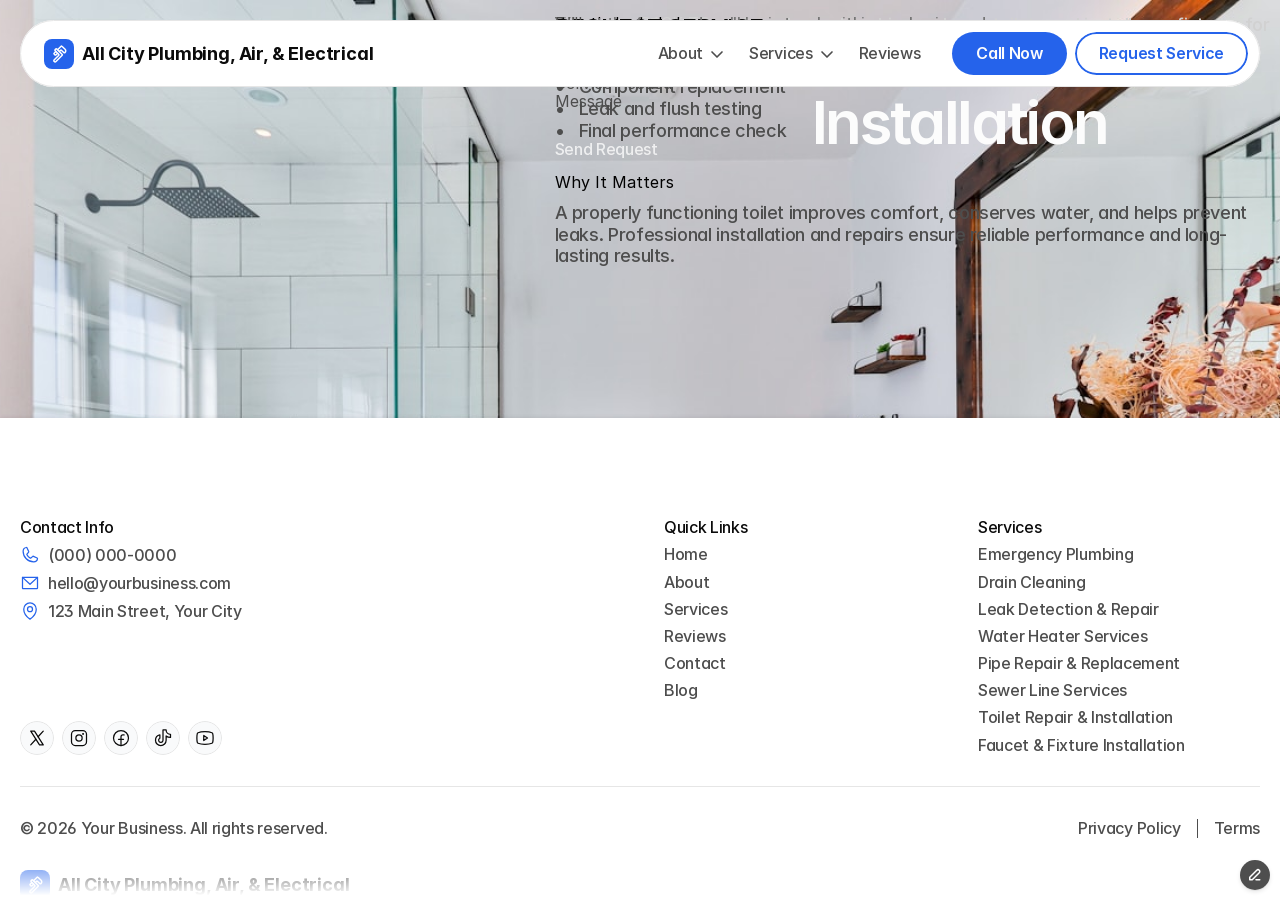
<file: services/toilet-repair-installation/index.html>
<!DOCTYPE html>
<html lang="en" dir="ltr"><head>
<base href="/">
<link rel="stylesheet" href="/styles.css"><script>(function(){var f=window.fetch;window.fetch=function(u,o){if(typeof u==='string'&&u.includes('.framercms')){return f('/assets/cms/'+u.split('/').pop(),o);}return f(u,o);};})();</script><script src="assets/js/popups-script.js"></script>
	<meta charset="utf-8">
	<meta name="viewport" content="width=device-width">
	<meta name="generator" content="Framer d22cd96">
	<title>Toilet Repair &amp; Installation - Plumbing Pro</title>
    <meta name="description" content="Plumbing Pro is a high-converting plumbing website template built for local service businesses. Generate leads through forms and call actions, launch fast with easy customization, and grow with SEO-ready service pages and blog CMS.">
    <meta name="framer-search-index" content="https://framerusercontent.com/sites/7fo2Bcs0rbRG9XYIEO4CnJ/searchIndex-yfVfT9ELV8GW.json">
    <meta name="framer-search-index-fallback" content="https://framerusercontent.com/sites/7fo2Bcs0rbRG9XYIEO4CnJ/searchIndex-JojfMlQQpAFr.json">
    <link href="assets/images/image-extra-1.svg" rel="icon" media="(prefers-color-scheme: light)">
    <link href="assets/images/image-extra-1.svg" rel="icon" media="(prefers-color-scheme: dark)">
    <!-- Open Graph -->
    <meta property="og:type" content="website">
    <meta property="og:title" content="Plumbing Pro - Plumbing Website Template">
    <meta property="og:description" content="Plumbing Pro is a high-converting plumbing website template built for local service businesses. Generate leads through forms and call actions, launch fast with easy customization, and grow with SEO-ready service pages and blog CMS.">
    <meta property="og:image" content="assets/images/image-extra-2.png">
    <!-- X -->
    <meta name="twitter:card" content="summary_large_image">
    <meta name="twitter:title" content="Plumbing Pro - Plumbing Website Template">
    <meta name="twitter:description" content="Plumbing Pro is a high-converting plumbing website template built for local service businesses. Generate leads through forms and call actions, launch fast with easy customization, and grow with SEO-ready service pages and blog CMS.">
    <meta name="twitter:image" content="assets/images/image-extra-2.png">
	
	
	<script>try{if(localStorage.getItem("__framer_force_showing_editorbar_since")){const n=document.createElement("link");n.rel="modulepreload";n.href="https://framer.com/edit/init.mjs";document.head.appendChild(n)}}catch(e){}</script><link rel="modulepreload" href="https://framer.com/edit/init.mjs">
	<!-- Start of headStart -->
    
    <!-- End of headStart -->
	
	
	<link href="https://fonts.gstatic.com" rel="preconnect" crossorigin="">
	
	<!-- Start of headEnd -->
    
    <!-- End of headEnd -->
	
<meta name="robots" content="max-image-preview:large"></head>
<body>
	
	<!-- Start of bodyStart -->
    
    <!-- End of bodyStart -->
	<script data-relative-date-script="global">!function(){var c=new Map;function p(e,t,n){let r=[n,{numeric:t,style:e}],o=JSON.stringify(r),s=c.get(o);if(s)return s;let i=new Intl.RelativeTimeFormat(...r);return c.set(o,i),i}function D(e,t,n,a,r,o,s){let i=U(e,t,n),d=F(e,t,i),u=p(a,r,s).format(d,i);return o?R(u):u}function R(e){return e.charAt(0).toUpperCase()+e.slice(1)}function U(e,t,n){if(n!=="auto")return n;let a=T(e,t);if(Math.abs(a)<=7)return"day";let r=g(e,t);if(Math.abs(r)<=4)return"week";let o=v(e,t);return Math.abs(o)<=12?"month":"year"}var h=1e3,y=6e4,C=36e5,M=864e5,w=6048e5;function F(e,t,n){let a=e.getTime()-t.getTime();switch(n){case"second":return Math.trunc(a/h);case"minute":return Math.trunc(a/y);case"hour":return Math.trunc(a/C);case"day":return T(e,t);case"week":return g(e,t);case"month":return v(e,t);case"quarter":return _(e,t);case"year":return x(e,t)}let r=n}function l(e){let t=new Date(e);return t.setUTCHours(0,0,0,0),t}function T(e,t){let n=l(e).getTime(),a=l(t).getTime();return Math.round((n-a)/M)}function f(e){let t=new Date(e),n=t.getUTCDay(),a=(n<1?7:0)+n-1;return t.setUTCDate(t.getUTCDate()-a),t.setUTCHours(0,0,0,0),t}function g(e,t){let n=f(e).getTime(),a=f(t).getTime();return Math.round((n-a)/w)}function v(e,t){let n=e.getUTCFullYear()-t.getUTCFullYear(),a=e.getUTCMonth()-t.getUTCMonth();return n*12+a}function m(e){let t=e.getUTCMonth();return Math.trunc(t/3)}function _(e,t){let n=e.getUTCFullYear()-t.getUTCFullYear(),a=m(e)-m(t);return n*4+a}function x(e,t){return e.getUTCFullYear()-t.getUTCFullYear()}window.__framer_formatRelativeDate=D;
}()</script>
	<div id="main"><div class="framer-aw8Ol framer-bup7n2" data-layout-template="true" style="min-height: 100vh; width: auto;"><div class="framer-1f7fu11-container"><nav class="framer-bpLmH framer-1gn59p1 framer-v-1gn59p1" data-framer-name="Desktop" data-hide-scrollbars="true" style="width: 100%; opacity: 1;"><div class="framer-a35pct" data-border="true" data-framer-name="Container" style="--border-bottom-width: 1px; --border-color: var(--token-c6608427-1ec8-43a2-a71f-f5792184d5c6, rgb(222, 222, 222)); --border-left-width: 1px; --border-right-width: 1px; --border-style: solid; --border-top-width: 1px; background-color: var(--token-d3e9557f-f85b-4aae-a29d-46760aaacc76, rgb(255, 255, 255)); border-radius: 50px; opacity: 1;"><div class="framer-5giyrs" data-framer-name="Top" style="--border-bottom-width: 0px; --border-color: rgba(0, 0, 0, 0); --border-left-width: 0px; --border-right-width: 0px; --border-style: solid; --border-top-width: 0px; background-color: rgba(255, 255, 255, 0); border-radius: 0px; opacity: 1;"><div class="framer-40gmu5-container" style="opacity: 1;"><a aria-label="Logo" class="framer-TGvIf framer-bzs0qu framer-v-bzs0qu framer-11bots9" data-framer-name="Dark" data-highlight="true" href="../" tabindex="0" style="opacity: 1;"><div class="framer-135qb1q" style="background-color: var(--token-2dbee46b-8e86-409b-908d-18389383084d); border-radius: 8px; opacity: 1;"><svg class="framer-A9vlY framer-1vcke5y" role="presentation" viewBox="0 0 24 24" style="--1m6trwb: 0; --21h8s6: var(--token-d3e9557f-f85b-4aae-a29d-46760aaacc76); --pgex8v: 2; opacity: 1;"><use href="#607465410"></use></svg></div><div class="framer-6nkd08" data-framer-name="Brand Name" data-framer-component-type="RichTextContainer" style="--extracted-r6o4lv: var(--token-25e562c2-4c2e-400c-b4bf-8b236b621b0e); transform: none; opacity: 1;"><p dir="auto" class="framer-text" style="--font-selector: SW50ZXItQm9sZA==; --framer-font-open-type-features: 'blwf' on, 'cv03' on, 'cv04' on, 'cv09' on, 'cv11' on; --framer-font-size: 18px; --framer-font-weight: 700; --framer-letter-spacing: -0.01em; --framer-text-color: var(--extracted-r6o4lv, var(--token-25e562c2-4c2e-400c-b4bf-8b236b621b0e));">All City Plumbing, Air, &amp; Electrical</p></div></a></div></div><div class="framer-o3fenq" data-framer-appear-id="o3fenq" data-framer-name="Bottom" style="--border-bottom-width: 0px; --border-color: rgba(0, 0, 0, 0); --border-left-width: 0px; --border-right-width: 0px; --border-style: solid; --border-top-width: 0px; background-color: rgba(0, 0, 0, 0); border-radius: 0px; opacity: 1; transform: none;"><div class="framer-1euw8u9" data-framer-name="Menus" style="opacity: 1;"><div class="framer-4vvrox-container" id="undefined-4vvrox" style="opacity: 1;"><a class="framer-4S8ok framer-Lw7GL framer-ggi9rj framer-v-ggi9rj framer-1u1i0ei" data-framer-name="Default" data-highlight="true" href="../about-us" tabindex="0" style="opacity: 1;"><div class="framer-1seu5a1" data-framer-component-type="RichTextContainer" style="--framer-paragraph-spacing: 0px; transform: none; opacity: 1;"><p class="framer-text framer-styles-preset-1l8qnte" data-styles-preset="aRnYE1hxO" dir="auto">About</p></div><svg class="framer-2TOMF framer-9nq0oo" role="presentation" viewBox="0 0 24 24" style="--1m6trwb: 0; --21h8s6: var(--token-22c6f036-4896-4335-bba1-574341098826, rgb(77, 77, 77)); --pgex8v: 2.5; transform: none; opacity: 1;"><use href="#2741301580"></use></svg></a></div><div class="framer-1uvsv1j-container" id="undefined-1uvsv1j" style="opacity: 1;"><a class="framer-4S8ok framer-Lw7GL framer-ggi9rj framer-v-ggi9rj framer-1u1i0ei" data-framer-name="Default" data-highlight="true" href="../services" tabindex="0" style="opacity: 1;"><div class="framer-1seu5a1" data-framer-component-type="RichTextContainer" style="--framer-paragraph-spacing: 0px; transform: none; opacity: 1;"><p class="framer-text framer-styles-preset-1l8qnte" data-styles-preset="aRnYE1hxO" dir="auto">Services</p></div><svg class="framer-2TOMF framer-9nq0oo" role="presentation" viewBox="0 0 24 24" style="--1m6trwb: 0; --21h8s6: var(--token-22c6f036-4896-4335-bba1-574341098826, rgb(77, 77, 77)); --pgex8v: 2.5; transform: none; opacity: 1;"><use href="#2741301580"></use></svg></a></div><div class="framer-dqi53g-container" style="opacity: 1;"><a class="framer-4S8ok framer-Lw7GL framer-ggi9rj framer-v-ggi9rj framer-1u1i0ei" data-framer-name="Default" data-highlight="true" href="../reviews" tabindex="0" style="opacity: 1;"><div class="framer-1seu5a1" data-framer-component-type="RichTextContainer" style="--framer-paragraph-spacing: 0px; transform: none; opacity: 1;"><p class="framer-text framer-styles-preset-1l8qnte" data-styles-preset="aRnYE1hxO" dir="auto">Reviews</p></div></a></div></div><div class="framer-gskov9" data-framer-name="CTAs" style="opacity: 1;"><div class="framer-e3y6tv-container" style="opacity: 1;"><a class="framer-ZRJLG framer-qcO23 framer-u3138m framer-v-u3138m framer-5ry2m" data-framer-name="Button Primary" data-highlight="true" href="tel:1234567890" rel="noopener" tabindex="0" style="--border-bottom-width: 0px; --border-color: rgba(0, 0, 0, 0); --border-left-width: 0px; --border-right-width: 0px; --border-style: solid; --border-top-width: 0px; backdrop-filter: none; background-color: var(--token-2dbee46b-8e86-409b-908d-18389383084d, rgb(59, 130, 246)); border-radius: 50px; opacity: 1;"><div class="framer-1ac1mem" data-framer-component-type="RichTextContainer" style="--extracted-r6o4lv: var(--token-a7058ff3-7dd0-4161-bc4d-0be900207058, rgb(250, 250, 250)); --framer-link-text-color: rgb(0, 153, 255); --framer-link-text-decoration: underline; transform: none; opacity: 1;"><p class="framer-text framer-styles-preset-rr2v9c" data-styles-preset="SYTKcKlP4" dir="auto" style="--framer-text-color: var(--extracted-r6o4lv, var(--token-a7058ff3-7dd0-4161-bc4d-0be900207058, rgb(250, 250, 250)));">Call Now</p></div></a></div><div class="framer-eio9fn-container" style="opacity: 1;"><a class="framer-ZRJLG framer-qcO23 framer-u3138m framer-v-1y5bxmx framer-5ry2m" data-framer-name="Button Tertiary" data-highlight="true" data-border="true" href="../contact" tabindex="0" style="--border-bottom-width: 2px; --border-color: var(--token-2dbee46b-8e86-409b-908d-18389383084d, rgb(37, 99, 235)); --border-left-width: 2px; --border-right-width: 2px; --border-style: solid; --border-top-width: 2px; backdrop-filter: none; background-color: rgba(0, 0, 0, 0); border-radius: 50px; opacity: 1;"><div class="framer-1ac1mem" data-framer-component-type="RichTextContainer" style="--extracted-r6o4lv: var(--token-2dbee46b-8e86-409b-908d-18389383084d, rgb(37, 99, 235)); --framer-link-text-color: rgb(0, 153, 255); --framer-link-text-decoration: underline; transform: none; opacity: 1;"><p class="framer-text framer-styles-preset-rr2v9c" data-styles-preset="SYTKcKlP4" dir="auto" style="--framer-text-color: var(--extracted-r6o4lv, var(--token-2dbee46b-8e86-409b-908d-18389383084d, rgb(37, 99, 235)));">Request Service</p></div></a></div></div></div></div></nav></div><div data-framer-root="" class="framer-ybzea framer-S75yf framer-ywpP8 framer-1K9Gz framer-aSp61 framer-crQoO framer-5Pqwy framer-cz81vx" style="min-height: 100vh; width: auto; display: contents;"><section as="section" class="framer-1lxgcn6" data-framer-name="Hero"><div data-framer-background-image-wrapper="true" style="position: absolute; border-radius: inherit; corner-shape: inherit; inset: 0px;"><img decoding="auto" width="1200" height="800" sizes="calc(100vw - 40px)" srcset="assets/images/modern-bathroom-with-toilet-and-plumbing-fixtures-1.jpg 512w,assets/images/modern-bathroom-with-toilet-and-plumbing-fixtures-2.jpg 1024w,assets/images/modern-bathroom-with-toilet-and-plumbing-fixtures-3.jpg 1200w" src="assets/images/modern-bathroom-with-toilet-and-plumbing-fixtures-3.jpg" alt="Modern bathroom with toilet and plumbing fixtures" style="display: block; width: 100%; height: 100%; border-radius: inherit; corner-shape: inherit; object-position: center center; object-fit: cover;"></div><div class="framer-4noutr" data-framer-name="Overlay"></div><div class="framer-1fb5oxf" data-framer-name="Container"><div class="framer-1cb1pgx" data-framer-name="Heading"><div class="framer-g0rfht" data-framer-name="Text"><div class="framer-s4cdm-container"><a class="framer-yQ37r framer-6Be1C framer-1tk3etq framer-v-1tk3etq framer-52liuy" data-border="true" data-framer-name="Variant 1" href="../services" style="--border-bottom-width: 1px; --border-color: var(--token-736366c7-ecf8-4462-8d2d-8c2df44c8f8a, rgba(237, 237, 237, 0.1)); --border-left-width: 1px; --border-right-width: 1px; --border-style: solid; --border-top-width: 1px; backdrop-filter: blur(5px); background-color: var(--token-79d96bfb-6955-4ff1-9a7e-67b38bf957f8, rgba(255, 255, 255, 0.1)); border-radius: 6px; opacity: 1;"><div class="framer-bm0if7" data-framer-name="Arrows" style="opacity: 1;"><svg class="framer-VHcoG framer-k3un54" role="presentation" viewBox="0 0 24 24" style="--1m6trwb: 0; --21h8s6: var(--token-9de12388-4193-4293-859c-8d1f64f07a59, rgb(230, 230, 230)); --pgex8v: 1.5; transform: rotate(180deg); opacity: 1;"><use href="#3855583215"></use></svg><svg class="framer-VHcoG framer-13yvxem" role="presentation" viewBox="0 0 24 24" style="--1m6trwb: 0; --21h8s6: var(--token-9de12388-4193-4293-859c-8d1f64f07a59, rgb(230, 230, 230)); --pgex8v: 1.5; transform: rotate(180deg); opacity: 1;"><use href="#3855583215"></use></svg></div><div class="framer-1azwcs8" data-framer-component-type="RichTextContainer" style="--extracted-r6o4lv: var(--token-9de12388-4193-4293-859c-8d1f64f07a59, rgb(204, 204, 204)); --framer-link-text-color: rgb(0, 153, 255); --framer-link-text-decoration: underline; transform: none; opacity: 1;"><p class="framer-text framer-styles-preset-xkwy3w" data-styles-preset="CkI0qR3HX" dir="auto" style="--framer-text-color: var(--extracted-r6o4lv, var(--token-9de12388-4193-4293-859c-8d1f64f07a59, rgb(204, 204, 204)));">BACK TO SERVICES</p></div></a></div><div class="framer-1l4ybr4" data-framer-component-type="RichTextContainer" style="transform: none;"><h1 class="framer-text framer-styles-preset-gq5mei" data-styles-preset="qpRd3ZN6x" dir="auto" style="--framer-text-alignment: center;">Toilet Repair &amp; Installation</h1></div><div class="framer-jaxv0d" data-framer-component-type="RichTextContainer" style="transform: none;"><p class="framer-text framer-styles-preset-1purr7g" data-styles-preset="V0qlIGPi5" dir="auto" style="--framer-text-alignment: center; --framer-text-color: var(--token-9de12388-4193-4293-859c-8d1f64f07a59, rgb(204, 204, 204));">Repair running, clogged, leaking, or loose toilets and install new fixtures for better bathroom performance.</p></div></div></div></div></section><section class="framer-18vwuqp" data-framer-name="Section" id="section"><div class="framer-fdbqm0" data-framer-name="Container"><div class="framer-1fjc0l6" data-framer-name="Content"><div class="framer-uu3dze" data-framer-component-type="RichTextContainer" style="transform: none;"><h2 dir="auto" class="framer-text framer-styles-preset-5whraw">What's Included</h2><ul dir="auto" class="framer-text"><li data-preset-tag="p" class="framer-text framer-styles-preset-1purr7g"><p class="framer-text framer-styles-preset-1purr7g">Toilet inspection</p></li><li data-preset-tag="p" class="framer-text framer-styles-preset-1purr7g"><p class="framer-text framer-styles-preset-1purr7g">Repair or new installation</p></li><li data-preset-tag="p" class="framer-text framer-styles-preset-1purr7g"><p class="framer-text framer-styles-preset-1purr7g">Component replacement</p></li><li data-preset-tag="p" class="framer-text framer-styles-preset-1purr7g"><p class="framer-text framer-styles-preset-1purr7g">Leak and flush testing</p></li><li data-preset-tag="p" class="framer-text framer-styles-preset-1purr7g"><p class="framer-text framer-styles-preset-1purr7g">Final performance check</p></li></ul><p dir="auto" class="framer-text framer-styles-preset-1purr7g"><br class="framer-text trailing-break"></p><h2 dir="auto" class="framer-text framer-styles-preset-5whraw">Why It Matters</h2><p dir="auto" class="framer-text framer-styles-preset-1purr7g">A properly functioning toilet improves comfort, conserves water, and helps prevent leaks. Professional installation and repairs ensure reliable performance and long-lasting results.</p></div></div><div class="framer-yxrc2t-container"><form class="framer-gtN8N framer-8GLHA framer-Lw7GL framer-mdQSj framer-17fyrf5 framer-v-17fyrf5" data-border="true" data-framer-name="Form" style="--border-bottom-width: 1px; --border-color: var(--token-c6608427-1ec8-43a2-a71f-f5792184d5c6, rgb(222, 222, 222)); --border-left-width: 1px; --border-right-width: 1px; --border-style: solid; --border-top-width: 1px; background-color: var(--token-d3e9557f-f85b-4aae-a29d-46760aaacc76, rgb(255, 255, 255)); width: 100%; border-radius: 16px; opacity: 1;"><div class="framer-1x4o8rk" data-framer-name="Text" style="opacity: 1;"><div class="framer-e5l6tn" data-framer-component-type="RichTextContainer" style="--framer-link-text-color: rgb(0, 153, 255); --framer-link-text-decoration: underline; transform: none; opacity: 1;"><p class="framer-text framer-styles-preset-1kjdcoj" data-styles-preset="zap0uQULT" dir="auto">REQUEST SERVICE</p></div><div class="framer-5ncoa9" data-framer-component-type="RichTextContainer" style="--extracted-r6o4lv: var(--token-7bc10099-a9ad-4747-9b51-be6f29dec0a2, rgb(117, 117, 117)); --framer-link-text-color: rgb(0, 153, 255); --framer-link-text-decoration: underline; transform: none; opacity: 1;"><p class="framer-text framer-styles-preset-1l8qnte" data-styles-preset="aRnYE1hxO" dir="auto" style="--framer-text-color: var(--extracted-r6o4lv, var(--token-7bc10099-a9ad-4747-9b51-be6f29dec0a2, rgb(117, 117, 117)));">Fill out the form and we'll be in touch within one business day.</p></div></div><div class="framer-129f7be" data-framer-name="Inputs" style="opacity: 1;"><label class="framer-1axdk4f" style="opacity: 1;"><div class="framer-ssygmf" data-framer-component-type="RichTextContainer" style="--extracted-r6o4lv: var(--token-22c6f036-4896-4335-bba1-574341098826, rgb(77, 77, 77)); transform: none; opacity: 1;"><p class="framer-text framer-styles-preset-1aeiplo" data-styles-preset="ixBLPKkP8" dir="auto" style="--framer-text-color: var(--extracted-r6o4lv, var(--token-22c6f036-4896-4335-bba1-574341098826, rgb(77, 77, 77)));">Full name</p></div><div class="framer-form-text-input framer-form-input-wrapper framer-13j2i3w framer-form-text-input-type" style="--framer-input-background: var(--token-32cbc61f-8526-4819-a424-95a54e2d5c8b, rgb(245, 245, 245)); --framer-input-border-bottom-width: 1px; --framer-input-border-color: var(--token-c6608427-1ec8-43a2-a71f-f5792184d5c6, rgb(227, 227, 227)); --framer-input-border-left-width: 1px; --framer-input-border-radius-bottom-left: 6px; --framer-input-border-radius-bottom-right: 6px; --framer-input-border-radius-top-left: 6px; --framer-input-border-radius-top-right: 6px; --framer-input-border-right-width: 1px; --framer-input-border-style: solid; --framer-input-border-top-width: 1px; --framer-input-font-color: var(--token-25e562c2-4c2e-400c-b4bf-8b236b621b0e, rgb(11, 11, 11)); --framer-input-icon-color: rgb(153, 153, 153); --framer-input-placeholder-color: var(--token-7bc10099-a9ad-4747-9b51-be6f29dec0a2, rgb(117, 117, 117)); opacity: 1;"><input type="text" required="" name="Full name" placeholder="Jane Smith" class="framer-form-input framer-form-input-empty" value=""></div></label><div class="framer-1k7m5bm" data-framer-name="Group" style="opacity: 1;"><label class="framer-flxbxc" style="opacity: 1;"><div class="framer-rxrdk9" data-framer-component-type="RichTextContainer" style="--extracted-r6o4lv: var(--token-22c6f036-4896-4335-bba1-574341098826, rgb(77, 77, 77)); transform: none; opacity: 1;"><p class="framer-text framer-styles-preset-1aeiplo" data-styles-preset="ixBLPKkP8" dir="auto" style="--framer-text-color: var(--extracted-r6o4lv, var(--token-22c6f036-4896-4335-bba1-574341098826, rgb(77, 77, 77)));">Email</p></div><div class="framer-form-text-input framer-form-input-wrapper framer-dwg8n4" style="--framer-input-background: var(--token-32cbc61f-8526-4819-a424-95a54e2d5c8b, rgb(245, 245, 245)); --framer-input-border-bottom-width: 1px; --framer-input-border-color: var(--token-c6608427-1ec8-43a2-a71f-f5792184d5c6, rgb(227, 227, 227)); --framer-input-border-left-width: 1px; --framer-input-border-radius-bottom-left: 6px; --framer-input-border-radius-bottom-right: 6px; --framer-input-border-radius-top-left: 6px; --framer-input-border-radius-top-right: 6px; --framer-input-border-right-width: 1px; --framer-input-border-style: solid; --framer-input-border-top-width: 1px; --framer-input-font-color: var(--token-25e562c2-4c2e-400c-b4bf-8b236b621b0e, rgb(11, 11, 11)); --framer-input-icon-color: rgb(153, 153, 153); --framer-input-placeholder-color: var(--token-7bc10099-a9ad-4747-9b51-be6f29dec0a2, rgb(117, 117, 117)); opacity: 1;"><input type="email" required="" name="Email" placeholder="jane@gmail.com" class="framer-form-input framer-form-input-empty" value=""></div></label><label class="framer-wt1oq" style="opacity: 1;"><div class="framer-1wm2qls" data-framer-component-type="RichTextContainer" style="--extracted-r6o4lv: var(--token-22c6f036-4896-4335-bba1-574341098826, rgb(77, 77, 77)); transform: none; opacity: 1;"><p class="framer-text framer-styles-preset-1aeiplo" data-styles-preset="ixBLPKkP8" dir="auto" style="--framer-text-color: var(--extracted-r6o4lv, var(--token-22c6f036-4896-4335-bba1-574341098826, rgb(77, 77, 77)));">Phone</p></div><div class="framer-form-text-input framer-form-input-wrapper framer-1mp9z65 framer-form-text-input-type" style="--framer-input-background: var(--token-32cbc61f-8526-4819-a424-95a54e2d5c8b, rgb(245, 245, 245)); --framer-input-border-bottom-width: 1px; --framer-input-border-color: var(--token-c6608427-1ec8-43a2-a71f-f5792184d5c6, rgb(227, 227, 227)); --framer-input-border-left-width: 1px; --framer-input-border-radius-bottom-left: 6px; --framer-input-border-radius-bottom-right: 6px; --framer-input-border-radius-top-left: 6px; --framer-input-border-radius-top-right: 6px; --framer-input-border-right-width: 1px; --framer-input-border-style: solid; --framer-input-border-top-width: 1px; --framer-input-font-color: var(--token-25e562c2-4c2e-400c-b4bf-8b236b621b0e, rgb(11, 11, 11)); --framer-input-icon-color: rgb(153, 153, 153); --framer-input-placeholder-color: var(--token-7bc10099-a9ad-4747-9b51-be6f29dec0a2, rgb(117, 117, 117)); opacity: 1;"><input type="text" required="" name="Phone" placeholder="(123) 456-7890" class="framer-form-input framer-form-input-empty" value=""></div></label></div><label class="framer-1i9v7qi" style="opacity: 1;"><div class="framer-7znmqw" data-framer-component-type="RichTextContainer" style="--extracted-r6o4lv: var(--token-22c6f036-4896-4335-bba1-574341098826, rgb(77, 77, 77)); transform: none; opacity: 1;"><p class="framer-text framer-styles-preset-1aeiplo" data-styles-preset="ixBLPKkP8" dir="auto" style="--framer-text-color: var(--extracted-r6o4lv, var(--token-22c6f036-4896-4335-bba1-574341098826, rgb(77, 77, 77)));">Service needed</p></div><div class="framer-form-input-wrapper framer-form-select-wrapper framer-12z6f32" style="--framer-input-background: var(--token-32cbc61f-8526-4819-a424-95a54e2d5c8b, rgb(245, 245, 245)); --framer-input-border-bottom-width: 1px; --framer-input-border-color: var(--token-c6608427-1ec8-43a2-a71f-f5792184d5c6, rgb(227, 227, 227)); --framer-input-border-left-width: 1px; --framer-input-border-radius-bottom-left: 6px; --framer-input-border-radius-bottom-right: 6px; --framer-input-border-radius-top-left: 6px; --framer-input-border-radius-top-right: 6px; --framer-input-border-right-width: 1px; --framer-input-border-style: solid; --framer-input-border-top-width: 1px; --framer-input-font-color: var(--token-25e562c2-4c2e-400c-b4bf-8b236b621b0e, rgb(11, 11, 11)); --framer-input-icon-color: rgb(153, 153, 153); --framer-input-invalid-text-color: var(--token-7bc10099-a9ad-4747-9b51-be6f29dec0a2, rgb(117, 117, 117)); opacity: 1;"><select name="Service needed" required="" class="framer-form-input"><option value="" disabled="" selected="">Select...</option><option value="Emergency Plumbing">Emergency Plumbing</option><option value="Drain Cleaning">Drain Cleaning</option><option value="Leak Detection &amp; Repair">Leak Detection &amp; Repair</option><option value="Water Heater Services">Water Heater Services</option><option value="Pipe Repair &amp; Replacement">Pipe Repair &amp; Replacement</option><option value="Sewer Line Services">Sewer Line Services</option><option value="Toilet Repair &amp; Installation">Toilet Repair &amp; Installation</option><option value="Faucet &amp; Fixture Installation">Faucet &amp; Fixture Installation</option><option value="Other">Other</option></select></div></label><label class="framer-ge8qq6" style="opacity: 1;"><div class="framer-cydjir" data-framer-component-type="RichTextContainer" style="--extracted-r6o4lv: var(--token-22c6f036-4896-4335-bba1-574341098826, rgb(77, 77, 77)); transform: none; opacity: 1;"><p class="framer-text framer-styles-preset-1aeiplo" data-styles-preset="ixBLPKkP8" dir="auto" style="--framer-text-color: var(--extracted-r6o4lv, var(--token-22c6f036-4896-4335-bba1-574341098826, rgb(77, 77, 77)));">Message</p></div><div class="framer-form-text-input framer-form-input-wrapper framer-23aiyj framer-form-textarea-input-type" style="--framer-input-background: var(--token-32cbc61f-8526-4819-a424-95a54e2d5c8b, rgb(245, 245, 245)); --framer-input-border-bottom-width: 1px; --framer-input-border-color: var(--token-c6608427-1ec8-43a2-a71f-f5792184d5c6, rgb(227, 227, 227)); --framer-input-border-left-width: 1px; --framer-input-border-radius-bottom-left: 6px; --framer-input-border-radius-bottom-right: 6px; --framer-input-border-radius-top-left: 6px; --framer-input-border-radius-top-right: 6px; --framer-input-border-right-width: 1px; --framer-input-border-style: solid; --framer-input-border-top-width: 1px; --framer-input-font-color: var(--token-25e562c2-4c2e-400c-b4bf-8b236b621b0e, rgb(11, 11, 11)); --framer-input-icon-color: rgb(153, 153, 153); --framer-input-placeholder-color: var(--token-7bc10099-a9ad-4747-9b51-be6f29dec0a2, rgb(117, 117, 117)); opacity: 1;"><textarea required="" name="Message" placeholder="Briefly describe your HVAC needs..." class="framer-form-input"></textarea></div></label><div class="framer-kftqdx-container" data-framer-name="Form Button" name="Form Button" style="opacity: 1;"><button name="Form Button" type="submit" class="framer-RV8mY framer-Lw7GL framer-1y72rlh framer-v-tk2wer" data-framer-name="Disabled" data-reset="button" style="background-color: var(--token-2dbee46b-8e86-409b-908d-18389383084d, rgb(37, 99, 235)); width: 100%; border-radius: 4px; opacity: 0.8;"><div class="framer-si6cn2" data-framer-component-type="RichTextContainer" style="--extracted-r6o4lv: var(--token-a7058ff3-7dd0-4161-bc4d-0be900207058, rgb(250, 250, 250)); --framer-link-text-color: rgb(0, 153, 255); --framer-link-text-decoration: underline; transform: none; opacity: 1;"><p class="framer-text framer-styles-preset-1l8qnte" data-styles-preset="aRnYE1hxO" dir="auto" style="--framer-text-color: var(--extracted-r6o4lv, var(--token-a7058ff3-7dd0-4161-bc4d-0be900207058, rgb(250, 250, 250)));">Send Request</p></div></button></div></div><input type="text" name="website" tabindex="-1" autocomplete="one-time-code" aria-hidden="true" data-1p-ignore="true" data-lpignore="true" data-form-type="other" data-bwignore="true" value="" style="position: absolute; transform: scale(0);"><input type="text" name="company" tabindex="-1" autocomplete="one-time-code" aria-hidden="true" data-1p-ignore="true" data-lpignore="true" data-form-type="other" data-bwignore="true" value="" style="position: absolute; transform: scale(0);"><input type="text" name="message" tabindex="-1" autocomplete="one-time-code" aria-hidden="true" data-1p-ignore="true" data-lpignore="true" data-form-type="other" data-bwignore="true" value="" style="position: absolute; transform: scale(0);"><input type="text" name="subject" tabindex="-1" autocomplete="one-time-code" aria-hidden="true" data-1p-ignore="true" data-lpignore="true" data-form-type="other" data-bwignore="true" value="" style="position: absolute; transform: scale(0);"><input type="text" name="title" tabindex="-1" autocomplete="one-time-code" aria-hidden="true" data-1p-ignore="true" data-lpignore="true" data-form-type="other" data-bwignore="true" value="" style="position: absolute; transform: scale(0);"><input type="text" name="description" tabindex="-1" autocomplete="one-time-code" aria-hidden="true" data-1p-ignore="true" data-lpignore="true" data-form-type="other" data-bwignore="true" value="" style="position: absolute; transform: scale(0);"><input type="text" name="feedback" tabindex="-1" autocomplete="one-time-code" aria-hidden="true" data-1p-ignore="true" data-lpignore="true" data-form-type="other" data-bwignore="true" value="" style="position: absolute; transform: scale(0);"><input type="text" name="notes" tabindex="-1" autocomplete="one-time-code" aria-hidden="true" data-1p-ignore="true" data-lpignore="true" data-form-type="other" data-bwignore="true" value="" style="position: absolute; transform: scale(0);"><input type="text" name="details" tabindex="-1" autocomplete="one-time-code" aria-hidden="true" data-1p-ignore="true" data-lpignore="true" data-form-type="other" data-bwignore="true" value="" style="position: absolute; transform: scale(0);"><input type="text" name="remarks" tabindex="-1" autocomplete="one-time-code" aria-hidden="true" data-1p-ignore="true" data-lpignore="true" data-form-type="other" data-bwignore="true" value="" style="position: absolute; transform: scale(0);"><input type="text" name="comments" tabindex="-1" autocomplete="one-time-code" aria-hidden="true" data-1p-ignore="true" data-lpignore="true" data-form-type="other" data-bwignore="true" value="" style="position: absolute; transform: scale(0);"></form></div></div></section></div><div id="overlay"></div><div class="framer-pg0ymy"></div><div class="framer-6cj5k8-container"><div class="framer-JodfV framer-Lw7GL framer-up2e8r framer-v-up2e8r" data-framer-name="Desktop" style="background-color: var(--token-d3e9557f-f85b-4aae-a29d-46760aaacc76, rgb(255, 255, 255)); width: 100%; box-shadow: rgba(0, 0, 0, 0.08) 0px -1px 4px 0px; opacity: 1;"><div class="framer-1ohebmm" data-framer-name="Container" style="opacity: 1;"><div class="framer-j9rl1y" data-border="true" data-framer-name="Top" style="--border-bottom-width: 1px; --border-color: var(--token-c6608427-1ec8-43a2-a71f-f5792184d5c6, rgb(222, 222, 222)); --border-left-width: 0px; --border-right-width: 0px; --border-style: solid; --border-top-width: 0px; opacity: 1;"><div class="framer-1brq2jl" data-framer-name="Heading" style="opacity: 1;"><div class="framer-oxgiav" data-framer-name="Contact Info" style="opacity: 1;"><div class="framer-lwlyhj" data-framer-component-type="RichTextContainer" style="--extracted-r6o4lv: var(--token-25e562c2-4c2e-400c-b4bf-8b236b621b0e, rgb(11, 11, 11)); --framer-link-text-color: rgb(0, 153, 255); --framer-link-text-decoration: underline; transform: none; opacity: 1;"><p class="framer-text framer-styles-preset-1l8qnte" data-styles-preset="aRnYE1hxO" dir="auto" style="--framer-text-color: var(--extracted-r6o4lv, var(--token-25e562c2-4c2e-400c-b4bf-8b236b621b0e, rgb(11, 11, 11)));">Contact Info</p></div><div class="framer-k6a48u-container" style="opacity: 1;"><div class="framer-IBbYx framer-ywpP8 framer-crQoO framer-Lw7GL framer-17f6pum framer-v-1uyeikf" data-framer-name="Footer Variant" style="width: 100%; opacity: 1;"><div class="framer-pjzjwt" data-border="true" data-framer-name="Icon" style="--border-bottom-width: 0px; --border-color: var(--token-c6608427-1ec8-43a2-a71f-f5792184d5c6, rgb(222, 222, 222)); --border-left-width: 0px; --border-right-width: 0px; --border-style: solid; --border-top-width: 0px; background-color: rgba(0, 0, 0, 0); border-radius: 4px; opacity: 1;"><svg class="framer-C6MlI framer-xhts77" role="presentation" viewBox="0 0 24 24" style="--1m6trwb: 0; --21h8s6: var(--token-2dbee46b-8e86-409b-908d-18389383084d, rgb(37, 99, 235)); --pgex8v: 1.5; opacity: 1;"><use href="#986463349"></use></svg></div><div class="framer-s88d04" data-framer-name="Text" style="opacity: 1;"><div class="framer-qw6h52" data-framer-component-type="RichTextContainer" style="transform: none; opacity: 1;"><p class="framer-text framer-styles-preset-1l8qnte" data-styles-preset="aRnYE1hxO" dir="auto"><a class="framer-text framer-styles-preset-29nrez" data-styles-preset="kY13NGqyP" href="tel:0000000000" rel="noopener">(000) 000-0000</a></p></div></div></div></div><div class="framer-5k41q5-container" style="opacity: 1;"><div class="framer-IBbYx framer-ywpP8 framer-crQoO framer-Lw7GL framer-17f6pum framer-v-1uyeikf" data-framer-name="Footer Variant" style="width: 100%; opacity: 1;"><div class="framer-pjzjwt" data-border="true" data-framer-name="Icon" style="--border-bottom-width: 0px; --border-color: var(--token-c6608427-1ec8-43a2-a71f-f5792184d5c6, rgb(222, 222, 222)); --border-left-width: 0px; --border-right-width: 0px; --border-style: solid; --border-top-width: 0px; background-color: rgba(0, 0, 0, 0); border-radius: 4px; opacity: 1;"><svg class="framer-kKX2d framer-xhts77" role="presentation" viewBox="0 0 24 24" style="--1m6trwb: 0; --21h8s6: var(--token-2dbee46b-8e86-409b-908d-18389383084d, rgb(37, 99, 235)); --pgex8v: 1.5; opacity: 1;"><use href="#99690465"></use></svg></div><div class="framer-s88d04" data-framer-name="Text" style="opacity: 1;"><div class="framer-qw6h52" data-framer-component-type="RichTextContainer" style="transform: none; opacity: 1;"><p class="framer-text framer-styles-preset-1l8qnte" data-styles-preset="aRnYE1hxO" dir="auto"><a class="framer-text framer-styles-preset-29nrez" data-styles-preset="kY13NGqyP" href="mailto:hello@yourbusiness.com" rel="noopener">hello@yourbusiness.com</a></p></div></div></div></div><div class="framer-u4ey26-container" style="opacity: 1;"><div class="framer-IBbYx framer-ywpP8 framer-crQoO framer-Lw7GL framer-17f6pum framer-v-1uyeikf" data-framer-name="Footer Variant" style="width: 100%; opacity: 1;"><div class="framer-pjzjwt" data-border="true" data-framer-name="Icon" style="--border-bottom-width: 0px; --border-color: var(--token-c6608427-1ec8-43a2-a71f-f5792184d5c6, rgb(222, 222, 222)); --border-left-width: 0px; --border-right-width: 0px; --border-style: solid; --border-top-width: 0px; background-color: rgba(0, 0, 0, 0); border-radius: 4px; opacity: 1;"><svg class="framer-XrTFE framer-xhts77" role="presentation" viewBox="0 0 24 24" style="--1m6trwb: 0; --21h8s6: var(--token-2dbee46b-8e86-409b-908d-18389383084d, rgb(37, 99, 235)); --pgex8v: 1.5; opacity: 1;"><use href="#4159562592"></use></svg></div><div class="framer-s88d04" data-framer-name="Text" style="opacity: 1;"><div class="framer-qw6h52" data-framer-component-type="RichTextContainer" style="transform: none; opacity: 1;"><p class="framer-text framer-styles-preset-1l8qnte" data-styles-preset="aRnYE1hxO" dir="auto"><a class="framer-text framer-styles-preset-29nrez" data-styles-preset="kY13NGqyP" href="https://maps.google.com" rel="noopener">123 Main Street, Your City</a></p></div></div></div></div></div><div class="framer-fksps6" data-framer-name="Socials" style="opacity: 1;"><div class="framer-jakdae-container" style="opacity: 1;"><a aria-label="Visit us on Twitter" class="framer-D9xcV framer-1lbj8ox framer-v-1lbj8ox framer-1ynuntw" data-border="true" data-framer-name="Variant 1" href="https://x.com" target="_blank" rel="noopener" style="--border-bottom-width: 1px; --border-color: var(--token-c6608427-1ec8-43a2-a71f-f5792184d5c6, rgb(222, 222, 222)); --border-left-width: 1px; --border-right-width: 1px; --border-style: solid; --border-top-width: 1px; background-color: var(--token-32cbc61f-8526-4819-a424-95a54e2d5c8b, rgb(245, 245, 245)); border-radius: 50px; opacity: 1;"><svg class="framer-QMsyA framer-1rg825w" role="presentation" viewBox="0 0 24 24" style="--1m6trwb: 0; --21h8s6: var(--token-25e562c2-4c2e-400c-b4bf-8b236b621b0e, rgb(11, 11, 11)); --pgex8v: 1.5; opacity: 1;"><use href="#1688045918"></use></svg></a></div><div class="framer-vlzujt-container" style="opacity: 1;"><a aria-label="Visit us on Instagram" class="framer-D9xcV framer-1lbj8ox framer-v-1lbj8ox framer-1ynuntw" data-border="true" data-framer-name="Variant 1" href="https://instagram.com" target="_blank" rel="noopener" style="--border-bottom-width: 1px; --border-color: var(--token-c6608427-1ec8-43a2-a71f-f5792184d5c6, rgb(222, 222, 222)); --border-left-width: 1px; --border-right-width: 1px; --border-style: solid; --border-top-width: 1px; background-color: var(--token-32cbc61f-8526-4819-a424-95a54e2d5c8b, rgb(245, 245, 245)); border-radius: 50px; opacity: 1;"><svg class="framer-SHCqu framer-1rg825w" role="presentation" viewBox="0 0 24 24" style="--1m6trwb: 0; --21h8s6: var(--token-25e562c2-4c2e-400c-b4bf-8b236b621b0e, rgb(11, 11, 11)); --pgex8v: 1.5; opacity: 1;"><use href="#942143898"></use></svg></a></div><div class="framer-1ocredj-container" style="opacity: 1;"><a aria-label="Visit us on Facebook" class="framer-D9xcV framer-1lbj8ox framer-v-1lbj8ox framer-1ynuntw" data-border="true" data-framer-name="Variant 1" href="https://facebook.com" target="_blank" rel="noopener" style="--border-bottom-width: 1px; --border-color: var(--token-c6608427-1ec8-43a2-a71f-f5792184d5c6, rgb(222, 222, 222)); --border-left-width: 1px; --border-right-width: 1px; --border-style: solid; --border-top-width: 1px; background-color: var(--token-32cbc61f-8526-4819-a424-95a54e2d5c8b, rgb(245, 245, 245)); border-radius: 50px; opacity: 1;"><svg class="framer-UHDx1 framer-1rg825w" role="presentation" viewBox="0 0 24 24" style="--1m6trwb: 0; --21h8s6: var(--token-25e562c2-4c2e-400c-b4bf-8b236b621b0e, rgb(11, 11, 11)); --pgex8v: 1.5; opacity: 1;"><use href="#1426455308"></use></svg></a></div><div class="framer-xxxmcp-container" style="opacity: 1;"><a aria-label="Visit us on Tiktok" class="framer-D9xcV framer-1lbj8ox framer-v-1lbj8ox framer-1ynuntw" data-border="true" data-framer-name="Variant 1" href="https://tiktok.com" target="_blank" rel="noopener" style="--border-bottom-width: 1px; --border-color: var(--token-c6608427-1ec8-43a2-a71f-f5792184d5c6, rgb(222, 222, 222)); --border-left-width: 1px; --border-right-width: 1px; --border-style: solid; --border-top-width: 1px; background-color: var(--token-32cbc61f-8526-4819-a424-95a54e2d5c8b, rgb(245, 245, 245)); border-radius: 50px; opacity: 1;"><svg class="framer-wQsp6 framer-1rg825w" role="presentation" viewBox="0 0 24 24" style="--1m6trwb: 0; --21h8s6: var(--token-25e562c2-4c2e-400c-b4bf-8b236b621b0e, rgb(11, 11, 11)); --pgex8v: 1.5; opacity: 1;"><use href="#4153440109"></use></svg></a></div><div class="framer-1yhqr8-container" style="opacity: 1;"><a aria-label="Visit us on YouTube" class="framer-D9xcV framer-1lbj8ox framer-v-1lbj8ox framer-1ynuntw" data-border="true" data-framer-name="Variant 1" href="https://youtube.com" target="_blank" rel="noopener" style="--border-bottom-width: 1px; --border-color: var(--token-c6608427-1ec8-43a2-a71f-f5792184d5c6, rgb(222, 222, 222)); --border-left-width: 1px; --border-right-width: 1px; --border-style: solid; --border-top-width: 1px; background-color: var(--token-32cbc61f-8526-4819-a424-95a54e2d5c8b, rgb(245, 245, 245)); border-radius: 50px; opacity: 1;"><svg class="framer-KIxjp framer-1rg825w" role="presentation" viewBox="0 0 24 24" style="--1m6trwb: 0; --21h8s6: var(--token-25e562c2-4c2e-400c-b4bf-8b236b621b0e, rgb(11, 11, 11)); --pgex8v: 1.5; opacity: 1;"><use href="#3761207643"></use></svg></a></div></div></div><div class="framer-a66arq" data-framer-name="Content" style="opacity: 1;"><div class="framer-z3z0p7" data-framer-name="Main Links" style="opacity: 1;"><div class="framer-sfzlo2" data-framer-name="Quick Links" style="opacity: 1;"><div class="framer-1llkqoh" data-framer-component-type="RichTextContainer" style="--extracted-r6o4lv: var(--token-25e562c2-4c2e-400c-b4bf-8b236b621b0e, rgb(11, 11, 11)); --framer-link-text-color: rgb(0, 153, 255); --framer-link-text-decoration: underline; transform: none; opacity: 1;"><p class="framer-text framer-styles-preset-1l8qnte" data-styles-preset="aRnYE1hxO" dir="auto" style="--framer-text-color: var(--extracted-r6o4lv, var(--token-25e562c2-4c2e-400c-b4bf-8b236b621b0e, rgb(11, 11, 11)));">Quick Links</p></div><div class="framer-18mnc24-container" style="opacity: 1;"><a class="framer-4S8ok framer-Lw7GL framer-ggi9rj framer-v-ggi9rj framer-1u1i0ei" data-framer-name="Default" data-highlight="true" href="../" tabindex="0" style="width: 100%; opacity: 1;"><div class="framer-1seu5a1" data-framer-component-type="RichTextContainer" style="--framer-paragraph-spacing: 0px; transform: none; opacity: 1;"><p class="framer-text framer-styles-preset-1l8qnte" data-styles-preset="aRnYE1hxO" dir="auto">Home</p></div></a></div><div class="framer-14t05l4-container" style="opacity: 1;"><a class="framer-4S8ok framer-Lw7GL framer-ggi9rj framer-v-ggi9rj framer-1u1i0ei" data-framer-name="Default" data-highlight="true" href="../about-us" tabindex="0" style="width: 100%; opacity: 1;"><div class="framer-1seu5a1" data-framer-component-type="RichTextContainer" style="--framer-paragraph-spacing: 0px; transform: none; opacity: 1;"><p class="framer-text framer-styles-preset-1l8qnte" data-styles-preset="aRnYE1hxO" dir="auto">About</p></div></a></div><div class="framer-163xfgb-container" style="opacity: 1;"><a class="framer-4S8ok framer-Lw7GL framer-ggi9rj framer-v-ggi9rj framer-1u1i0ei" data-framer-name="Default" data-highlight="true" href="../services" tabindex="0" style="width: 100%; opacity: 1;"><div class="framer-1seu5a1" data-framer-component-type="RichTextContainer" style="--framer-paragraph-spacing: 0px; transform: none; opacity: 1;"><p class="framer-text framer-styles-preset-1l8qnte" data-styles-preset="aRnYE1hxO" dir="auto">Services</p></div></a></div><div class="framer-1vxdy3r-container" style="opacity: 1;"><a class="framer-4S8ok framer-Lw7GL framer-ggi9rj framer-v-ggi9rj framer-1u1i0ei" data-framer-name="Default" data-highlight="true" href="../reviews" tabindex="0" style="width: 100%; opacity: 1;"><div class="framer-1seu5a1" data-framer-component-type="RichTextContainer" style="--framer-paragraph-spacing: 0px; transform: none; opacity: 1;"><p class="framer-text framer-styles-preset-1l8qnte" data-styles-preset="aRnYE1hxO" dir="auto">Reviews</p></div></a></div><div class="framer-1x21e5g-container" style="opacity: 1;"><a class="framer-4S8ok framer-Lw7GL framer-ggi9rj framer-v-ggi9rj framer-1u1i0ei" data-framer-name="Default" data-highlight="true" href="../contact" tabindex="0" style="width: 100%; opacity: 1;"><div class="framer-1seu5a1" data-framer-component-type="RichTextContainer" style="--framer-paragraph-spacing: 0px; transform: none; opacity: 1;"><p class="framer-text framer-styles-preset-1l8qnte" data-styles-preset="aRnYE1hxO" dir="auto">Contact</p></div></a></div><div class="framer-va0m2c-container" style="opacity: 1;"><a class="framer-4S8ok framer-Lw7GL framer-ggi9rj framer-v-ggi9rj framer-1u1i0ei" data-framer-name="Default" data-highlight="true" href="../blog" tabindex="0" style="width: 100%; opacity: 1;"><div class="framer-1seu5a1" data-framer-component-type="RichTextContainer" style="--framer-paragraph-spacing: 0px; transform: none; opacity: 1;"><p class="framer-text framer-styles-preset-1l8qnte" data-styles-preset="aRnYE1hxO" dir="auto">Blog</p></div></a></div></div><div class="framer-flp5dz" data-framer-name="Services" style="opacity: 1;"><div class="framer-2ohzkk" data-framer-component-type="RichTextContainer" style="--extracted-r6o4lv: var(--token-25e562c2-4c2e-400c-b4bf-8b236b621b0e, rgb(11, 11, 11)); --framer-link-text-color: rgb(0, 153, 255); --framer-link-text-decoration: underline; transform: none; opacity: 1;"><p class="framer-text framer-styles-preset-1l8qnte" data-styles-preset="aRnYE1hxO" dir="auto" style="--framer-text-color: var(--extracted-r6o4lv, var(--token-25e562c2-4c2e-400c-b4bf-8b236b621b0e, rgb(11, 11, 11)));">Services</p></div><ul class="framer-hjc435" style="opacity: 1;"><li class="framer-7h619r" style="opacity: 1;"><div class="framer-gaqh4d-container" style="opacity: 1;"><a class="framer-4S8ok framer-Lw7GL framer-ggi9rj framer-v-ggi9rj framer-1u1i0ei" data-framer-name="Default" data-highlight="true" href="./emergency-plumbing" tabindex="0" style="width: 100%; opacity: 1;"><div class="framer-1seu5a1" data-framer-component-type="RichTextContainer" style="--framer-paragraph-spacing: 0px; transform: none; opacity: 1;"><p class="framer-text framer-styles-preset-1l8qnte" data-styles-preset="aRnYE1hxO" dir="auto">Emergency Plumbing</p></div></a></div></li><li class="framer-7h619r" style="opacity: 1;"><div class="framer-gaqh4d-container" style="opacity: 1;"><a class="framer-4S8ok framer-Lw7GL framer-ggi9rj framer-v-ggi9rj framer-1u1i0ei" data-framer-name="Default" data-highlight="true" href="./drain-cleaning" tabindex="0" style="width: 100%; opacity: 1;"><div class="framer-1seu5a1" data-framer-component-type="RichTextContainer" style="--framer-paragraph-spacing: 0px; transform: none; opacity: 1;"><p class="framer-text framer-styles-preset-1l8qnte" data-styles-preset="aRnYE1hxO" dir="auto">Drain Cleaning</p></div></a></div></li><li class="framer-7h619r" style="opacity: 1;"><div class="framer-gaqh4d-container" style="opacity: 1;"><a class="framer-4S8ok framer-Lw7GL framer-ggi9rj framer-v-ggi9rj framer-1u1i0ei" data-framer-name="Default" data-highlight="true" href="./leak-detection-repair" tabindex="0" style="width: 100%; opacity: 1;"><div class="framer-1seu5a1" data-framer-component-type="RichTextContainer" style="--framer-paragraph-spacing: 0px; transform: none; opacity: 1;"><p class="framer-text framer-styles-preset-1l8qnte" data-styles-preset="aRnYE1hxO" dir="auto">Leak Detection &amp; Repair</p></div></a></div></li><li class="framer-7h619r" style="opacity: 1;"><div class="framer-gaqh4d-container" style="opacity: 1;"><a class="framer-4S8ok framer-Lw7GL framer-ggi9rj framer-v-ggi9rj framer-1u1i0ei" data-framer-name="Default" data-highlight="true" href="./water-heater-services" tabindex="0" style="width: 100%; opacity: 1;"><div class="framer-1seu5a1" data-framer-component-type="RichTextContainer" style="--framer-paragraph-spacing: 0px; transform: none; opacity: 1;"><p class="framer-text framer-styles-preset-1l8qnte" data-styles-preset="aRnYE1hxO" dir="auto">Water Heater Services</p></div></a></div></li><li class="framer-7h619r" style="opacity: 1;"><div class="framer-gaqh4d-container" style="opacity: 1;"><a class="framer-4S8ok framer-Lw7GL framer-ggi9rj framer-v-ggi9rj framer-1u1i0ei" data-framer-name="Default" data-highlight="true" href="./pipe-repair-replacement" tabindex="0" style="width: 100%; opacity: 1;"><div class="framer-1seu5a1" data-framer-component-type="RichTextContainer" style="--framer-paragraph-spacing: 0px; transform: none; opacity: 1;"><p class="framer-text framer-styles-preset-1l8qnte" data-styles-preset="aRnYE1hxO" dir="auto">Pipe Repair &amp; Replacement</p></div></a></div></li><li class="framer-7h619r" style="opacity: 1;"><div class="framer-gaqh4d-container" style="opacity: 1;"><a class="framer-4S8ok framer-Lw7GL framer-ggi9rj framer-v-ggi9rj framer-1u1i0ei" data-framer-name="Default" data-highlight="true" href="./sewer-line-services" tabindex="0" style="width: 100%; opacity: 1;"><div class="framer-1seu5a1" data-framer-component-type="RichTextContainer" style="--framer-paragraph-spacing: 0px; transform: none; opacity: 1;"><p class="framer-text framer-styles-preset-1l8qnte" data-styles-preset="aRnYE1hxO" dir="auto">Sewer Line Services</p></div></a></div></li><li class="framer-7h619r" style="opacity: 1;"><div class="framer-gaqh4d-container" style="opacity: 1;"><a class="framer-4S8ok framer-Lw7GL framer-ggi9rj framer-v-ggi9rj framer-1u1i0ei" data-framer-name="Default" data-highlight="true" href="./toilet-repair-installation" data-framer-page-link-current="true" tabindex="0" style="width: 100%; opacity: 1;"><div class="framer-1seu5a1" data-framer-component-type="RichTextContainer" style="--framer-paragraph-spacing: 0px; transform: none; opacity: 1;"><p class="framer-text framer-styles-preset-1l8qnte" data-styles-preset="aRnYE1hxO" dir="auto">Toilet Repair &amp; Installation</p></div></a></div></li><li class="framer-7h619r" style="opacity: 1;"><div class="framer-gaqh4d-container" style="opacity: 1;"><a class="framer-4S8ok framer-Lw7GL framer-ggi9rj framer-v-ggi9rj framer-1u1i0ei" data-framer-name="Default" data-highlight="true" href="./faucet-fixture-installation" tabindex="0" style="width: 100%; opacity: 1;"><div class="framer-1seu5a1" data-framer-component-type="RichTextContainer" style="--framer-paragraph-spacing: 0px; transform: none; opacity: 1;"><p class="framer-text framer-styles-preset-1l8qnte" data-styles-preset="aRnYE1hxO" dir="auto">Faucet &amp; Fixture Installation</p></div></a></div></li></ul></div></div></div></div><div class="framer-w3phw8" data-framer-name="Bottom" style="opacity: 1;"><div class="framer-nf9d88" data-framer-name="Watermark" style="opacity: 1;"><div class="framer-16l2mox" data-framer-component-type="RichTextContainer" style="--extracted-r6o4lv: var(--token-22c6f036-4896-4335-bba1-574341098826, rgb(77, 77, 77)); transform: none; opacity: 1;"><p class="framer-text framer-styles-preset-1l8qnte" data-styles-preset="aRnYE1hxO" dir="auto" style="--framer-text-alignment: start; --framer-text-color: var(--extracted-r6o4lv, var(--token-22c6f036-4896-4335-bba1-574341098826, rgb(77, 77, 77)));">© 2026 Your Business. All rights reserved.</p></div></div><div class="framer-ooz3k8" data-framer-name="Legal" style="opacity: 1;"><div class="framer-77szxc-container" style="opacity: 1;"><a class="framer-4S8ok framer-Lw7GL framer-ggi9rj framer-v-ggi9rj framer-1u1i0ei" data-framer-name="Default" data-highlight="true" href="../legal/privacy-policy" tabindex="0" style="opacity: 1;"><div class="framer-1seu5a1" data-framer-component-type="RichTextContainer" style="--framer-paragraph-spacing: 0px; transform: none; opacity: 1;"><p class="framer-text framer-styles-preset-1l8qnte" data-styles-preset="aRnYE1hxO" dir="auto">Privacy Policy</p></div></a></div><div class="framer-1m62szk" data-framer-name="Divider" style="background-color: var(--token-22c6f036-4896-4335-bba1-574341098826, rgb(77, 77, 77)); opacity: 1;"></div><div class="framer-1veou8v-container" style="opacity: 1;"><a class="framer-4S8ok framer-Lw7GL framer-ggi9rj framer-v-ggi9rj framer-1u1i0ei" data-framer-name="Default" data-highlight="true" href="../legal/terms-conditions" tabindex="0" style="opacity: 1;"><div class="framer-1seu5a1" data-framer-component-type="RichTextContainer" style="--framer-paragraph-spacing: 0px; transform: none; opacity: 1;"><p class="framer-text framer-styles-preset-1l8qnte" data-styles-preset="aRnYE1hxO" dir="auto">Terms</p></div></a></div></div></div><div class="framer-1pj86eb-container" style="mask: linear-gradient(0deg, rgba(0, 0, 0, 0) 15%, rgba(0, 0, 0, 0.5) 100%); opacity: 1;"><a aria-label="Logo" class="framer-TGvIf framer-bzs0qu framer-v-bzs0qu framer-11bots9" data-framer-name="Dark" data-highlight="true" href="../" tabindex="0" style="width: 100%; opacity: 1;"><div class="framer-135qb1q" style="background-color: var(--token-2dbee46b-8e86-409b-908d-18389383084d); border-radius: 8px; opacity: 1;"><svg class="framer-A9vlY framer-1vcke5y" role="presentation" viewBox="0 0 24 24" style="--1m6trwb: 0; --21h8s6: var(--token-d3e9557f-f85b-4aae-a29d-46760aaacc76); --pgex8v: 2; opacity: 1;"><use href="#607465410"></use></svg></div><div class="framer-6nkd08" data-framer-name="Brand Name" data-framer-component-type="RichTextContainer" style="--extracted-r6o4lv: var(--token-25e562c2-4c2e-400c-b4bf-8b236b621b0e); transform: none; opacity: 1;"><p dir="auto" class="framer-text" style="--font-selector: SW50ZXItQm9sZA==; --framer-font-open-type-features: 'blwf' on, 'cv03' on, 'cv04' on, 'cv09' on, 'cv11' on; --framer-font-size: 18px; --framer-font-weight: 700; --framer-letter-spacing: -0.01em; --framer-text-color: var(--extracted-r6o4lv, var(--token-25e562c2-4c2e-400c-b4bf-8b236b621b0e));">All City Plumbing, Air, &amp; Electrical</p></div></a></div></div></div></div></div><div id="template-overlay"></div></div>
	<script>!function(){var w="framer_variant";function u(a,r){let e=r.indexOf("#"),t=e===-1?r:r.substring(0,e),o=e===-1?"":r.substring(e),n=t.indexOf("?"),h=n===-1?t:t.substring(0,n),d=n===-1?"":t.substring(n),s=new URLSearchParams(d),m=new URLSearchParams(a);for(let[i,l]of m)s.has(i)||i!==w&&s.append(i,l);let c=s.toString();return c===""?t+o:h+"?"+c+o}var g='div#main a[href^="#"],div#main a[href^="/"],div#main a[href^="."]',f="div#main a[data-framer-preserve-params]",S=document.currentScript?.hasAttribute("data-preserve-internal-params");if(window.location.search&&!navigator.webdriver&&!/bot|-google|google-|yandex|ia_archiver|crawl|spider/iu.test(navigator.userAgent)){let a=document.querySelectorAll(S?`${g},${f}`:f);for(let r of a){let e=u(window.location.search,r.href);r.setAttribute("href",e)}}
}()</script>
	
	
	<script data-framer-appear-animation="no-preference"></script>
	<script>typeof document<"u"&&(window.process={...window.process,env:{...window.process?.env,NODE_ENV:"production"}});</script>
	<link rel="modulepreload" fetchpriority="low" href="assets/js/react.C7PnvGsH.mjs"><link rel="modulepreload" fetchpriority="low" href="assets/js/rolldown-runtime.BLwaTvXf.mjs"><link rel="modulepreload" fetchpriority="low" href="assets/js/motion.dtYzoSsX.mjs"><link rel="modulepreload" fetchpriority="low" href="assets/js/framer.DFIQytsf.mjs"><link rel="modulepreload" fetchpriority="low" href="assets/js/shared-lib.CmYuw-6J.mjs"><link rel="modulepreload" fetchpriority="low" href="assets/js/ufLVSvN45.fVnTlPUA.mjs"><link rel="modulepreload" fetchpriority="low" href="assets/js/kY13NGqyP.Cud5ntF_.mjs"><link rel="modulepreload" fetchpriority="low" href="assets/js/ThLT7_j_T.B-Si7_Gs.mjs"><link rel="modulepreload" fetchpriority="low" href="assets/js/Xicc99pqP.C6LVe_W9.mjs"><script type="module" async="" data-framer-bundle="main" fetchpriority="low" src="assets/js/script_main.mUBa93JT.mjs"></script>
	<!-- Start of bodyEnd -->
    
    <!-- End of bodyEnd -->


<div id="svg-templates" aria-hidden="true" style="position: absolute; overflow: hidden; bottom: 0px; left: 0px; width: 0px; height: 0px; z-index: 0; contain: strict;"><svg display="block" role="presentation" viewBox="0 0 24 24" xmlns="http://www.w3.org/2000/svg" id="607465410"><path d="M 6.527 8.402 C 6.668 8.261 6.747 8.07 6.747 7.871 C 6.747 7.672 6.668 7.481 6.527 7.34 L 1.965 2.715 C 1.345 2.093 1.345 1.087 1.965 0.465 L 1.965 0.465 C 2.587 -0.155 3.593 -0.155 4.215 0.465 L 11.03 7.343 C 11.17 7.484 11.25 7.675 11.25 7.874 C 11.25 8.073 11.17 8.264 11.03 8.405 L 2.715 16.777 C 2.093 17.397 1.087 17.397 0.465 16.777 L 0.465 16.777 C -0.155 16.155 -0.155 15.149 0.465 14.527 Z" fill-opacity="var(--1m6trwb, 0)" fill="var(--21h8s6, rgb(0, 0, 0))" height="17.242201016476443px" id="gkfoMzuy5" transform="translate(5.254 5.254)" width="11.24950300055005px"></path><path d="M 6.527 8.402 C 6.668 8.261 6.747 8.07 6.747 7.871 C 6.747 7.672 6.668 7.481 6.527 7.34 L 1.965 2.715 C 1.345 2.093 1.345 1.087 1.965 0.465 L 1.965 0.465 C 2.587 -0.155 3.593 -0.155 4.215 0.465 L 11.03 7.343 C 11.17 7.484 11.25 7.675 11.25 7.874 C 11.25 8.073 11.17 8.264 11.03 8.405 L 2.715 16.777 C 2.093 17.397 1.087 17.397 0.465 16.777 L 0.465 16.777 C -0.155 16.155 -0.155 15.149 0.465 14.527 Z" fill="transparent" height="17.242201016476443px" id="DTVAAIhr8" stroke-dasharray="" stroke-linecap="round" stroke-linejoin="round" stroke-width="var(--pgex8v, 1.5)" stroke="var(--21h8s6, rgb(0, 0, 0))" transform="translate(5.254 5.254)" width="11.24950300055005px"></path><path d="M 2.265 7.18 L 4.011 5.47 C 4.301 5.179 4.772 5.177 5.065 5.464 L 8.576 8.781 C 8.869 9.074 9.344 9.074 9.637 8.781 L 9.985 8.432 C 11.157 7.261 11.157 5.362 9.985 4.19 L 5.767 0.22 C 5.626 0.079 5.435 0 5.236 0 C 5.037 0 4.846 0.079 4.705 0.22 L 0 4.893" fill="transparent" height="9.000711127494675px" id="CLpDuPRcB" stroke-dasharray="" stroke-linecap="round" stroke-linejoin="round" stroke-width="var(--pgex8v, 1.5)" stroke="var(--21h8s6, rgb(0, 0, 0))" transform="translate(10.136 1.499)" width="10.863765587082213px"></path><path d="M 2.625 0 L 0.219 2.394 C -0.073 2.687 -0.073 3.162 0.219 3.455 L 1.406 4.644 C 1.699 4.937 2.174 4.937 2.467 4.644 L 4.875 2.276" fill="transparent" height="4.863871135182833px" id="j8UTygm4t" stroke-dasharray="" stroke-linecap="round" stroke-linejoin="round" stroke-width="var(--pgex8v, 1.5)" stroke="var(--21h8s6, rgb(0, 0, 0))" transform="translate(5.25 8.636)" width="4.8751211351828445px"></path></svg><svg display="block" role="presentation" viewBox="0 0 24 24" xmlns="http://www.w3.org/2000/svg" id="2741301580"><path d="M 15 0 L 7.5 7.5 L 0 0 Z" fill-opacity="var(--1m6trwb, 0)" fill="var(--21h8s6, rgb(0, 0, 0))" height="7.5px" id="d6DgdEg9H" transform="translate(4.5 9)" width="15px"></path><path d="M 15 0 L 7.5 7.5 L 0 0" fill="transparent" height="7.5px" id="IYL9rIPB2" stroke-dasharray="" stroke-linecap="round" stroke-linejoin="round" stroke-width="var(--pgex8v, 1.5)" stroke="var(--21h8s6, rgb(0, 0, 0))" transform="translate(4.5 9)" width="15px"></path></svg><svg display="block" role="presentation" viewBox="0 0 24 24" xmlns="http://www.w3.org/2000/svg" id="986463349"><path d="M 11.662 10.625 C 11.873 10.485 12.14 10.461 12.373 10.561 L 16.794 12.542 C 17.1 12.672 17.284 12.989 17.244 13.32 C 16.943 15.571 15.021 17.251 12.75 17.25 C 5.708 17.25 0 11.541 0 4.5 C -0.002 2.228 1.679 0.307 3.93 0.005 C 4.26 -0.034 4.577 0.149 4.708 0.455 L 6.689 4.88 C 6.788 5.111 6.765 5.376 6.627 5.586 L 4.624 7.968 C 4.479 8.187 4.46 8.465 4.573 8.701 C 5.348 10.288 6.989 11.909 8.581 12.677 C 8.818 12.789 9.097 12.768 9.315 12.621 Z" fill-opacity="var(--1m6trwb, 0)" fill="var(--21h8s6, rgb(0, 0, 0))" height="17.2496431275787px" id="OGSK26yEB" transform="translate(3.75 3)" width="17.249643127578704px"></path><path d="M 11.662 10.625 C 11.873 10.485 12.14 10.461 12.373 10.561 L 16.794 12.542 C 17.1 12.672 17.284 12.989 17.244 13.32 C 16.943 15.571 15.021 17.251 12.75 17.25 C 5.708 17.25 0 11.541 0 4.5 C -0.002 2.228 1.679 0.307 3.93 0.005 C 4.26 -0.034 4.577 0.149 4.708 0.455 L 6.689 4.88 C 6.788 5.111 6.765 5.376 6.627 5.586 L 4.624 7.968 C 4.479 8.187 4.46 8.465 4.573 8.701 C 5.348 10.288 6.989 11.909 8.581 12.677 C 8.818 12.789 9.097 12.768 9.315 12.621 Z" fill="transparent" height="17.2496431275787px" id="adDXvOUTL" stroke-dasharray="" stroke-linecap="round" stroke-linejoin="round" stroke-width="var(--pgex8v, 1.5)" stroke="var(--21h8s6, rgb(0, 0, 0))" transform="translate(3.75 3)" width="17.249643127578704px"></path></svg><svg display="block" role="presentation" viewBox="0 0 24 24" xmlns="http://www.w3.org/2000/svg" id="99690465"><path d="M 18 0 L 9 8.25 L 0 0 Z" fill-opacity="var(--1m6trwb, 0)" fill="var(--21h8s6, rgb(0, 0, 0))" height="8.25px" id="vcLsrdoR2" transform="translate(3 5.25)" width="18px"></path><path d="M 0 0 L 18 0 L 18 0 L 18 12.75 C 18 13.164 17.664 13.5 17.25 13.5 L 0.75 13.5 C 0.336 13.5 0 13.164 0 12.75 L 0 0 Z" fill="transparent" height="13.5px" id="IQRHKCjuC" stroke-dasharray="" stroke-linecap="round" stroke-linejoin="round" stroke-width="var(--pgex8v, 1.5)" stroke="var(--21h8s6, rgb(0, 0, 0))" transform="translate(3 5.25)" width="18px"></path><path d="M 18 0 L 9 8.25 L 0 0" fill="transparent" height="8.25px" id="qKAGBBtCQ" stroke-dasharray="" stroke-linecap="round" stroke-linejoin="round" stroke-width="var(--pgex8v, 1.5)" stroke="var(--21h8s6, rgb(0, 0, 0))" transform="translate(3 5.25)" width="18px"></path></svg><svg display="block" role="presentation" viewBox="0 0 24 24" xmlns="http://www.w3.org/2000/svg" id="4159562592"><path d="M 7.5 0 C 3.358 0 0 3.358 0 7.5 C 0 14.25 7.5 19.5 7.5 19.5 C 7.5 19.5 15 14.25 15 7.5 C 15 3.358 11.642 0 7.5 0 Z M 7.5 10.5 C 5.843 10.5 4.5 9.157 4.5 7.5 C 4.5 5.843 5.843 4.5 7.5 4.5 C 9.157 4.5 10.5 5.843 10.5 7.5 C 10.5 9.157 9.157 10.5 7.5 10.5 Z" fill-opacity="var(--1m6trwb, 0)" fill="var(--21h8s6, rgb(0, 0, 0))" height="19.5px" id="eB8SaW_W5" transform="translate(4.5 2.25)" width="15px"></path><path d="M 0 3 C 0 1.343 1.343 0 3 0 C 4.657 0 6 1.343 6 3 C 6 4.657 4.657 6 3 6 C 1.343 6 0 4.657 0 3 Z" fill="transparent" height="6px" id="Psdr3EPAA" stroke-dasharray="" stroke-linecap="round" stroke-linejoin="round" stroke-width="var(--pgex8v, 1.5)" stroke="var(--21h8s6, rgb(0, 0, 0))" transform="translate(9 6.75)" width="6px"></path><path d="M 15 7.5 C 15 14.25 7.5 19.5 7.5 19.5 C 7.5 19.5 0 14.25 0 7.5 C 0 3.358 3.358 0 7.5 0 C 11.642 0 15 3.358 15 7.5 Z" fill="transparent" height="19.5px" id="nWyCs7cMd" stroke-dasharray="" stroke-linecap="round" stroke-linejoin="round" stroke-width="var(--pgex8v, 1.5)" stroke="var(--21h8s6, rgb(0, 0, 0))" transform="translate(4.5 2.25)" width="15px"></path></svg><svg display="block" role="presentation" viewBox="0 0 24 24" xmlns="http://www.w3.org/2000/svg" id="1688045918"><path d="M 0 0 L 4.5 0 L 15 16.5 L 10.5 16.5 Z" fill-opacity="var(--1m6trwb, 0)" fill="var(--21h8s6, rgb(0, 0, 0))" height="16.5px" id="wBdJ15Yu6" transform="translate(4.5 3.75)" width="15px"></path><path d="M 0 0 L 4.5 0 L 15 16.5 L 10.5 16.5 Z" fill="transparent" height="16.5px" id="El8uvQLqv" stroke-dasharray="" stroke-linecap="round" stroke-linejoin="round" stroke-width="var(--pgex8v, 1.5)" stroke="var(--21h8s6, rgb(0, 0, 0))" transform="translate(4.5 3.75)" width="15px"></path><path d="M 6.176 0 L 0 6.794" fill="transparent" height="6.7940624999999955px" id="AHSzdg78i" stroke-dasharray="" stroke-linecap="round" stroke-linejoin="round" stroke-width="var(--pgex8v, 1.5)" stroke="var(--21h8s6, rgb(0, 0, 0))" transform="translate(4.5 13.456)" width="6.176249999999996px"></path><path d="M 6.176 0 L 0 6.794" fill="transparent" height="6.794062499999999px" id="h4GjUNYzh" stroke-dasharray="" stroke-linecap="round" stroke-linejoin="round" stroke-width="var(--pgex8v, 1.5)" stroke="var(--21h8s6, rgb(0, 0, 0))" transform="translate(13.324 3.75)" width="6.176249999999996px"></path></svg><svg display="block" role="presentation" viewBox="0 0 24 24" xmlns="http://www.w3.org/2000/svg" id="942143898"><path d="M 13.5 0 L 4.5 0 C 2.015 0 0 2.015 0 4.5 L 0 13.5 C 0 15.985 2.015 18 4.5 18 L 13.5 18 C 15.985 18 18 15.985 18 13.5 L 18 4.5 C 18 2.015 15.985 0 13.5 0 Z M 9 12.75 C 6.929 12.75 5.25 11.071 5.25 9 C 5.25 6.929 6.929 5.25 9 5.25 C 11.071 5.25 12.75 6.929 12.75 9 C 12.75 11.071 11.071 12.75 9 12.75 Z" fill-opacity="var(--1m6trwb, 0)" fill="var(--21h8s6, rgb(0, 0, 0))" height="18px" id="SuXKGhab5" transform="translate(3 3)" width="18px"></path><path d="M 4.5 18 C 2.015 18 0 15.985 0 13.5 L 0 4.5 C 0 2.015 2.015 0 4.5 0 L 13.5 0 C 15.985 0 18 2.015 18 4.5 L 18 13.5 C 18 15.985 15.985 18 13.5 18 Z" fill="transparent" height="18px" id="vvJ8FLDVj" stroke-dasharray="" stroke-linecap="round" stroke-linejoin="round" stroke-width="var(--pgex8v, 1.5)" stroke="var(--21h8s6, rgb(0, 0, 0))" transform="translate(3 3)" width="18px"></path><path d="M 0 3.75 C 0 1.679 1.679 0 3.75 0 C 5.821 0 7.5 1.679 7.5 3.75 C 7.5 5.821 5.821 7.5 3.75 7.5 C 1.679 7.5 0 5.821 0 3.75 Z" fill="transparent" height="7.5px" id="Q3v7fjWhv" stroke-dasharray="" stroke-linecap="butt" stroke-linejoin="miter" stroke-miterlimit="10" stroke-width="var(--pgex8v, 1.5)" stroke="var(--21h8s6, rgb(0, 0, 0))" transform="translate(8.25 8.25)" width="7.5px"></path><path d="M 0 1.125 C 0 0.504 0.504 0 1.125 0 C 1.746 0 2.25 0.504 2.25 1.125 C 2.25 1.746 1.746 2.25 1.125 2.25 C 0.504 2.25 0 1.746 0 1.125 Z" fill="var(--21h8s6, rgb(0, 0, 0))" height="2.25px" id="VxeO4Hprj" transform="translate(15.75 6)" width="2.25px"></path></svg><svg display="block" role="presentation" viewBox="0 0 24 24" xmlns="http://www.w3.org/2000/svg" id="1426455308"><path d="M 0 9 C 0 4.029 4.029 0 9 0 C 13.971 0 18 4.029 18 9 C 18 13.971 13.971 18 9 18 C 4.029 18 0 13.971 0 9 Z" fill-opacity="var(--1m6trwb, 0)" fill="var(--21h8s6, rgb(0, 0, 0))" height="18px" id="toDPs7Y9O" transform="translate(3 3)" width="18px"></path><path d="M 0 9 C 0 4.029 4.029 0 9 0 C 13.971 0 18 4.029 18 9 C 18 13.971 13.971 18 9 18 C 4.029 18 0 13.971 0 9 Z" fill="transparent" height="18px" id="nB8qhy58t" stroke-dasharray="" stroke-linecap="round" stroke-linejoin="round" stroke-width="var(--pgex8v, 1.5)" stroke="var(--21h8s6, rgb(0, 0, 0))" transform="translate(3 3)" width="18px"></path><path d="M 3.75 0 L 2.25 0 C 1.007 0 0 1.007 0 2.25 L 0 12.75" fill="transparent" height="12.75px" id="QFOnXWoYe" stroke-dasharray="" stroke-linecap="round" stroke-linejoin="round" stroke-width="var(--pgex8v, 1.5)" stroke="var(--21h8s6, rgb(0, 0, 0))" transform="translate(12 8.25)" width="3.75px"></path><path d="M 0 0 L 6 0" fill="transparent" height="1px" id="rOK6Xhani" stroke-dasharray="" stroke-linecap="round" stroke-linejoin="round" stroke-width="var(--pgex8v, 1.5)" stroke="var(--21h8s6, rgb(0, 0, 0))" transform="translate(9 13.5)" width="6px"></path></svg><svg display="block" role="presentation" viewBox="0 0 24 24" xmlns="http://www.w3.org/2000/svg" id="4153440109"><path d="M 12.75 7.313 C 14.279 8.413 16.116 9.004 18 9 L 18 5.25 C 15.101 5.25 12.75 2.899 12.75 0 L 9 0 L 9 12.375 C 8.999 13.675 8.047 14.78 6.76 14.97 C 5.474 15.161 4.242 14.382 3.863 13.137 C 3.485 11.893 4.075 10.56 5.25 10.002 L 5.25 6 C 2.266 6.532 0 9.238 0 12.375 C 0 15.896 2.854 18.75 6.375 18.75 C 9.896 18.75 12.75 15.896 12.75 12.375 Z" fill-opacity="var(--1m6trwb, 0)" fill="var(--21h8s6, rgb(0, 0, 0))" height="18.75px" id="XxjC59UQP" transform="translate(3 2.25)" width="18px"></path><path d="M 12.75 7.313 C 14.279 8.413 16.116 9.004 18 9 L 18 5.25 C 15.101 5.25 12.75 2.899 12.75 0 L 9 0 L 9 12.375 C 8.999 13.675 8.047 14.78 6.76 14.97 C 5.474 15.161 4.242 14.382 3.863 13.137 C 3.485 11.893 4.075 10.56 5.25 10.002 L 5.25 6 C 2.266 6.532 0 9.238 0 12.375 C 0 15.896 2.854 18.75 6.375 18.75 C 9.896 18.75 12.75 15.896 12.75 12.375 Z" fill="transparent" height="18.75px" id="J5_aSIe85" stroke-dasharray="" stroke-linecap="round" stroke-linejoin="round" stroke-width="var(--pgex8v, 1.5)" stroke="var(--21h8s6, rgb(0, 0, 0))" transform="translate(3 2.25)" width="18px"></path></svg><svg display="block" role="presentation" viewBox="0 0 24 24" xmlns="http://www.w3.org/2000/svg" id="3761207643"><path d="M 18.993 2.206 C 18.876 1.737 18.54 1.353 18.09 1.175 C 14.951 -0.033 9.75 0 9.75 0 C 9.75 0 4.549 -0.033 1.406 1.179 C 0.957 1.358 0.621 1.742 0.503 2.211 C 0.288 3.051 0 4.696 0 7.5 C 0 10.304 0.288 11.949 0.507 12.794 C 0.625 13.261 0.959 13.643 1.406 13.821 C 4.549 15.033 9.75 15 9.75 15 C 9.75 15 14.951 15.033 18.094 13.821 C 18.542 13.644 18.878 13.262 18.997 12.794 C 19.216 11.95 19.504 10.304 19.504 7.5 C 19.504 4.696 19.212 3.051 18.993 2.206 Z M 8.25 10.5 L 8.25 4.5 L 12.75 7.5 Z" fill-opacity="var(--1m6trwb, 0)" fill="var(--21h8s6, rgb(0, 0, 0))" height="15.000173729153522px" id="Kxf_tc1rc" transform="translate(2.25 4.5)" width="19.503749999999997px"></path><path d="M 4.5 3 L 0 0 L 0 6 Z" fill="transparent" height="6px" id="OiQVq1BcP" stroke-dasharray="" stroke-linecap="round" stroke-linejoin="round" stroke-width="var(--pgex8v, 1.5)" stroke="var(--21h8s6, rgb(0, 0, 0))" transform="translate(10.5 9)" width="4.5px"></path><path d="M 0 7.5 C 0 10.304 0.288 11.949 0.507 12.794 C 0.625 13.261 0.959 13.643 1.406 13.821 C 4.549 15.033 9.75 15 9.75 15 C 9.75 15 14.951 15.033 18.094 13.821 C 18.542 13.644 18.878 13.262 18.997 12.794 C 19.216 11.95 19.504 10.304 19.504 7.5 C 19.504 4.696 19.216 3.052 18.997 2.206 C 18.879 1.737 18.543 1.353 18.094 1.175 C 14.951 -0.033 9.75 0 9.75 0 C 9.75 0 4.549 -0.033 1.406 1.179 C 0.957 1.358 0.621 1.742 0.503 2.211 C 0.288 3.051 0 4.696 0 7.5 Z" fill="transparent" height="15.000173729153499px" id="f0uv60ll0" stroke-dasharray="" stroke-linecap="round" stroke-linejoin="round" stroke-width="var(--pgex8v, 1.5)" stroke="var(--21h8s6, rgb(0, 0, 0))" transform="translate(2.25 4.5)" width="19.503749999999997px"></path></svg><svg display="block" role="presentation" viewBox="0 0 24 24" xmlns="http://www.w3.org/2000/svg" id="3855583215"><path d="M 0 0.75 C 0 0.336 0.336 0 0.75 0 L 15.75 0 C 16.164 0 16.5 0.336 16.5 0.75 L 16.5 15.75 C 16.5 16.164 16.164 16.5 15.75 16.5 L 0.75 16.5 C 0.336 16.5 0 16.164 0 15.75 Z" fill-opacity="var(--1m6trwb, 0)" fill="var(--21h8s6, rgb(0, 0, 0))" height="16.5px" id="qUYSYEB2C" transform="translate(3.75 27.75)" width="16.5px"></path><path d="M 0 0.75 C 0 0.336 0.336 0 0.75 0 L 15.75 0 C 16.164 0 16.5 0.336 16.5 0.75 L 16.5 15.75 C 16.5 16.164 16.164 16.5 15.75 16.5 L 0.75 16.5 C 0.336 16.5 0 16.164 0 15.75 Z" fill="transparent" height="16.5px" id="BcpYYi6FC" stroke-dasharray="" stroke-linecap="round" stroke-linejoin="round" stroke-width="var(--pgex8v, 1.5)" stroke="var(--21h8s6, rgb(0, 0, 0))" transform="translate(3.75 27.75)" width="16.5px"></path><path d="M 0 0 L 7.5 0" fill="transparent" height="1px" id="RQrRctFta" stroke-dasharray="" stroke-linecap="round" stroke-linejoin="round" stroke-width="var(--pgex8v, 1.5)" stroke="var(--21h8s6, rgb(0, 0, 0))" transform="translate(8.25 12)" width="7.5px"></path><path d="M 0 0 L 3 3 L 0 6" fill="transparent" height="6px" id="qCkbhs0Cc" stroke-dasharray="" stroke-linecap="round" stroke-linejoin="round" stroke-width="var(--pgex8v, 1.5)" stroke="var(--21h8s6, rgb(0, 0, 0))" transform="translate(12.75 9)" width="3px"></path></svg></div><div id="__framer-editorbar-container" dir="ltr" style="right: 10px; top: calc(-40px + 100vh); transform: translate(0px, 0px); transition: transform 100ms cubic-bezier(0.2, 0, 0, 1); cursor: pointer;"><span aria-label="Edit Framer Content" id="__framer-editorbar-label" style="right: 40px;">Edit Content</span><button type="button" aria-labelledby="__framer-editorbar-label" id="__framer-editorbar-button"><svg xmlns="http://www.w3.org/2000/svg" width="14" height="14" fill="none"><path d="M8.75 2.25a1.77 1.77 0 0 1 2.5 0h0c.69.69.69 1.81 0 2.5l-7 7h-2.5v-2.5Z" fill="transparent" stroke-width="1.5" stroke="currentColor" stroke-linecap="round" stroke-linejoin="round"></path><path d="M8 11.75h3.75" fill="transparent" stroke-width="1.5" stroke="currentColor" stroke-linecap="round"></path></svg></button></div><iframe id="__framer-editorbar" src="https://framer.com/edit?framerSiteId=b25b470ff4dae048feaa2f8c5316e1d036a258cff11e818f0702a54edab1c0a9&amp;source=plumbingpros.framer.website&amp;features=%7B%22editorBarDisableFrameAncestorsSecurity%22%3Afalse%2C%22onPageLocalizationSupport%22%3Atrue%2C%22onPageMoveTool%22%3Atrue%7D&amp;loadStart=1783441172765&amp;forceShow=true" aria-hidden="true" allow="autoplay" tabindex="-1" class="status_visually_hidden"></iframe></body></html>
</file>
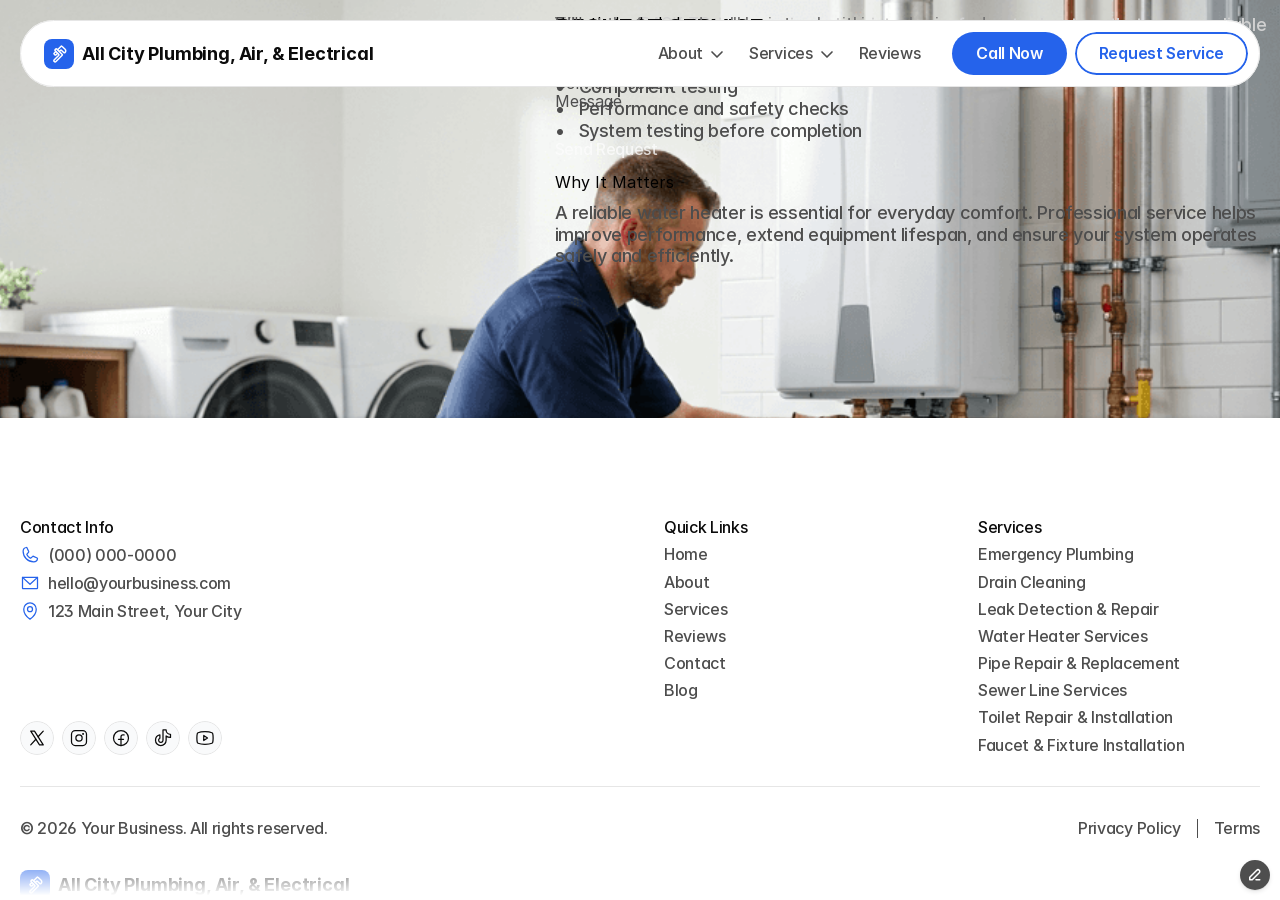
<file: services/water-heater-services/index.html>
<!DOCTYPE html>
<html lang="en" dir="ltr"><head>
<base href="/">
<link rel="stylesheet" href="/styles.css"><script>(function(){var f=window.fetch;window.fetch=function(u,o){if(typeof u==='string'&&u.includes('.framercms')){return f('/assets/cms/'+u.split('/').pop(),o);}return f(u,o);};})();</script><script src="assets/js/popups-script.js"></script>
	<meta charset="utf-8">
	<meta name="viewport" content="width=device-width">
	<meta name="generator" content="Framer d22cd96">
	<title>Water Heater Services - Plumbing Pro</title>
    <meta name="description" content="Plumbing Pro is a high-converting plumbing website template built for local service businesses. Generate leads through forms and call actions, launch fast with easy customization, and grow with SEO-ready service pages and blog CMS.">
    <meta name="framer-search-index" content="https://framerusercontent.com/sites/7fo2Bcs0rbRG9XYIEO4CnJ/searchIndex-yfVfT9ELV8GW.json">
    <meta name="framer-search-index-fallback" content="https://framerusercontent.com/sites/7fo2Bcs0rbRG9XYIEO4CnJ/searchIndex-JojfMlQQpAFr.json">
    <link href="assets/images/image-extra-1.svg" rel="icon" media="(prefers-color-scheme: light)">
    <link href="assets/images/image-extra-1.svg" rel="icon" media="(prefers-color-scheme: dark)">
    <!-- Open Graph -->
    <meta property="og:type" content="website">
    <meta property="og:title" content="Plumbing Pro - Plumbing Website Template">
    <meta property="og:description" content="Plumbing Pro is a high-converting plumbing website template built for local service businesses. Generate leads through forms and call actions, launch fast with easy customization, and grow with SEO-ready service pages and blog CMS.">
    <meta property="og:image" content="assets/images/image-extra-2.png">
    <!-- X -->
    <meta name="twitter:card" content="summary_large_image">
    <meta name="twitter:title" content="Plumbing Pro - Plumbing Website Template">
    <meta name="twitter:description" content="Plumbing Pro is a high-converting plumbing website template built for local service businesses. Generate leads through forms and call actions, launch fast with easy customization, and grow with SEO-ready service pages and blog CMS.">
    <meta name="twitter:image" content="assets/images/image-extra-2.png">
	
	
	<script>try{if(localStorage.getItem("__framer_force_showing_editorbar_since")){const n=document.createElement("link");n.rel="modulepreload";n.href="https://framer.com/edit/init.mjs";document.head.appendChild(n)}}catch(e){}</script><link rel="modulepreload" href="https://framer.com/edit/init.mjs">
	<!-- Start of headStart -->
    
    <!-- End of headStart -->
	
	
	<link href="https://fonts.gstatic.com" rel="preconnect" crossorigin="">
	
	<!-- Start of headEnd -->
    
    <!-- End of headEnd -->
	
<meta name="robots" content="max-image-preview:large"></head>
<body>
	
	<!-- Start of bodyStart -->
    
    <!-- End of bodyStart -->
	<script data-relative-date-script="global">!function(){var c=new Map;function p(e,t,n){let r=[n,{numeric:t,style:e}],o=JSON.stringify(r),s=c.get(o);if(s)return s;let i=new Intl.RelativeTimeFormat(...r);return c.set(o,i),i}function D(e,t,n,a,r,o,s){let i=U(e,t,n),d=F(e,t,i),u=p(a,r,s).format(d,i);return o?R(u):u}function R(e){return e.charAt(0).toUpperCase()+e.slice(1)}function U(e,t,n){if(n!=="auto")return n;let a=T(e,t);if(Math.abs(a)<=7)return"day";let r=g(e,t);if(Math.abs(r)<=4)return"week";let o=v(e,t);return Math.abs(o)<=12?"month":"year"}var h=1e3,y=6e4,C=36e5,M=864e5,w=6048e5;function F(e,t,n){let a=e.getTime()-t.getTime();switch(n){case"second":return Math.trunc(a/h);case"minute":return Math.trunc(a/y);case"hour":return Math.trunc(a/C);case"day":return T(e,t);case"week":return g(e,t);case"month":return v(e,t);case"quarter":return _(e,t);case"year":return x(e,t)}let r=n}function l(e){let t=new Date(e);return t.setUTCHours(0,0,0,0),t}function T(e,t){let n=l(e).getTime(),a=l(t).getTime();return Math.round((n-a)/M)}function f(e){let t=new Date(e),n=t.getUTCDay(),a=(n<1?7:0)+n-1;return t.setUTCDate(t.getUTCDate()-a),t.setUTCHours(0,0,0,0),t}function g(e,t){let n=f(e).getTime(),a=f(t).getTime();return Math.round((n-a)/w)}function v(e,t){let n=e.getUTCFullYear()-t.getUTCFullYear(),a=e.getUTCMonth()-t.getUTCMonth();return n*12+a}function m(e){let t=e.getUTCMonth();return Math.trunc(t/3)}function _(e,t){let n=e.getUTCFullYear()-t.getUTCFullYear(),a=m(e)-m(t);return n*4+a}function x(e,t){return e.getUTCFullYear()-t.getUTCFullYear()}window.__framer_formatRelativeDate=D;
}()</script>
	<div id="main"><div class="framer-aw8Ol framer-bup7n2" data-layout-template="true" style="min-height: 100vh; width: auto;"><div class="framer-1f7fu11-container"><nav class="framer-bpLmH framer-1gn59p1 framer-v-1gn59p1" data-framer-name="Desktop" data-hide-scrollbars="true" style="width: 100%; opacity: 1;"><div class="framer-a35pct" data-border="true" data-framer-name="Container" style="--border-bottom-width: 1px; --border-color: var(--token-c6608427-1ec8-43a2-a71f-f5792184d5c6, rgb(222, 222, 222)); --border-left-width: 1px; --border-right-width: 1px; --border-style: solid; --border-top-width: 1px; background-color: var(--token-d3e9557f-f85b-4aae-a29d-46760aaacc76, rgb(255, 255, 255)); border-radius: 50px; opacity: 1;"><div class="framer-5giyrs" data-framer-name="Top" style="--border-bottom-width: 0px; --border-color: rgba(0, 0, 0, 0); --border-left-width: 0px; --border-right-width: 0px; --border-style: solid; --border-top-width: 0px; background-color: rgba(255, 255, 255, 0); border-radius: 0px; opacity: 1;"><div class="framer-40gmu5-container" style="opacity: 1;"><a aria-label="Logo" class="framer-TGvIf framer-bzs0qu framer-v-bzs0qu framer-11bots9" data-framer-name="Dark" data-highlight="true" href="../" tabindex="0" style="opacity: 1;"><div class="framer-135qb1q" style="background-color: var(--token-2dbee46b-8e86-409b-908d-18389383084d); border-radius: 8px; opacity: 1;"><svg class="framer-A9vlY framer-1vcke5y" role="presentation" viewBox="0 0 24 24" style="--1m6trwb: 0; --21h8s6: var(--token-d3e9557f-f85b-4aae-a29d-46760aaacc76); --pgex8v: 2; opacity: 1;"><use href="#607465410"></use></svg></div><div class="framer-6nkd08" data-framer-name="Brand Name" data-framer-component-type="RichTextContainer" style="--extracted-r6o4lv: var(--token-25e562c2-4c2e-400c-b4bf-8b236b621b0e); transform: none; opacity: 1;"><p dir="auto" class="framer-text" style="--font-selector: SW50ZXItQm9sZA==; --framer-font-open-type-features: 'blwf' on, 'cv03' on, 'cv04' on, 'cv09' on, 'cv11' on; --framer-font-size: 18px; --framer-font-weight: 700; --framer-letter-spacing: -0.01em; --framer-text-color: var(--extracted-r6o4lv, var(--token-25e562c2-4c2e-400c-b4bf-8b236b621b0e));">All City Plumbing, Air, &amp; Electrical</p></div></a></div></div><div class="framer-o3fenq" data-framer-appear-id="o3fenq" data-framer-name="Bottom" style="--border-bottom-width: 0px; --border-color: rgba(0, 0, 0, 0); --border-left-width: 0px; --border-right-width: 0px; --border-style: solid; --border-top-width: 0px; background-color: rgba(0, 0, 0, 0); border-radius: 0px; opacity: 1; transform: none;"><div class="framer-1euw8u9" data-framer-name="Menus" style="opacity: 1;"><div class="framer-4vvrox-container" id="undefined-4vvrox" style="opacity: 1;"><a class="framer-4S8ok framer-Lw7GL framer-ggi9rj framer-v-ggi9rj framer-1u1i0ei" data-framer-name="Default" data-highlight="true" href="../about-us" tabindex="0" style="opacity: 1;"><div class="framer-1seu5a1" data-framer-component-type="RichTextContainer" style="--framer-paragraph-spacing: 0px; transform: none; opacity: 1;"><p class="framer-text framer-styles-preset-1l8qnte" data-styles-preset="aRnYE1hxO" dir="auto">About</p></div><svg class="framer-2TOMF framer-9nq0oo" role="presentation" viewBox="0 0 24 24" style="--1m6trwb: 0; --21h8s6: var(--token-22c6f036-4896-4335-bba1-574341098826, rgb(77, 77, 77)); --pgex8v: 2.5; transform: none; opacity: 1;"><use href="#2741301580"></use></svg></a></div><div class="framer-1uvsv1j-container" id="undefined-1uvsv1j" style="opacity: 1;"><a class="framer-4S8ok framer-Lw7GL framer-ggi9rj framer-v-ggi9rj framer-1u1i0ei" data-framer-name="Default" data-highlight="true" href="../services" tabindex="0" style="opacity: 1;"><div class="framer-1seu5a1" data-framer-component-type="RichTextContainer" style="--framer-paragraph-spacing: 0px; transform: none; opacity: 1;"><p class="framer-text framer-styles-preset-1l8qnte" data-styles-preset="aRnYE1hxO" dir="auto">Services</p></div><svg class="framer-2TOMF framer-9nq0oo" role="presentation" viewBox="0 0 24 24" style="--1m6trwb: 0; --21h8s6: var(--token-22c6f036-4896-4335-bba1-574341098826, rgb(77, 77, 77)); --pgex8v: 2.5; transform: none; opacity: 1;"><use href="#2741301580"></use></svg></a></div><div class="framer-dqi53g-container" style="opacity: 1;"><a class="framer-4S8ok framer-Lw7GL framer-ggi9rj framer-v-ggi9rj framer-1u1i0ei" data-framer-name="Default" data-highlight="true" href="../reviews" tabindex="0" style="opacity: 1;"><div class="framer-1seu5a1" data-framer-component-type="RichTextContainer" style="--framer-paragraph-spacing: 0px; transform: none; opacity: 1;"><p class="framer-text framer-styles-preset-1l8qnte" data-styles-preset="aRnYE1hxO" dir="auto">Reviews</p></div></a></div></div><div class="framer-gskov9" data-framer-name="CTAs" style="opacity: 1;"><div class="framer-e3y6tv-container" style="opacity: 1;"><a class="framer-ZRJLG framer-qcO23 framer-u3138m framer-v-u3138m framer-5ry2m" data-framer-name="Button Primary" data-highlight="true" href="tel:1234567890" rel="noopener" tabindex="0" style="--border-bottom-width: 0px; --border-color: rgba(0, 0, 0, 0); --border-left-width: 0px; --border-right-width: 0px; --border-style: solid; --border-top-width: 0px; backdrop-filter: none; background-color: var(--token-2dbee46b-8e86-409b-908d-18389383084d, rgb(59, 130, 246)); border-radius: 50px; opacity: 1;"><div class="framer-1ac1mem" data-framer-component-type="RichTextContainer" style="--extracted-r6o4lv: var(--token-a7058ff3-7dd0-4161-bc4d-0be900207058, rgb(250, 250, 250)); --framer-link-text-color: rgb(0, 153, 255); --framer-link-text-decoration: underline; transform: none; opacity: 1;"><p class="framer-text framer-styles-preset-rr2v9c" data-styles-preset="SYTKcKlP4" dir="auto" style="--framer-text-color: var(--extracted-r6o4lv, var(--token-a7058ff3-7dd0-4161-bc4d-0be900207058, rgb(250, 250, 250)));">Call Now</p></div></a></div><div class="framer-eio9fn-container" style="opacity: 1;"><a class="framer-ZRJLG framer-qcO23 framer-u3138m framer-v-1y5bxmx framer-5ry2m" data-framer-name="Button Tertiary" data-highlight="true" data-border="true" href="../contact" tabindex="0" style="--border-bottom-width: 2px; --border-color: var(--token-2dbee46b-8e86-409b-908d-18389383084d, rgb(37, 99, 235)); --border-left-width: 2px; --border-right-width: 2px; --border-style: solid; --border-top-width: 2px; backdrop-filter: none; background-color: rgba(0, 0, 0, 0); border-radius: 50px; opacity: 1;"><div class="framer-1ac1mem" data-framer-component-type="RichTextContainer" style="--extracted-r6o4lv: var(--token-2dbee46b-8e86-409b-908d-18389383084d, rgb(37, 99, 235)); --framer-link-text-color: rgb(0, 153, 255); --framer-link-text-decoration: underline; transform: none; opacity: 1;"><p class="framer-text framer-styles-preset-rr2v9c" data-styles-preset="SYTKcKlP4" dir="auto" style="--framer-text-color: var(--extracted-r6o4lv, var(--token-2dbee46b-8e86-409b-908d-18389383084d, rgb(37, 99, 235)));">Request Service</p></div></a></div></div></div></div></nav></div><div data-framer-root="" class="framer-ybzea framer-S75yf framer-ywpP8 framer-1K9Gz framer-aSp61 framer-crQoO framer-5Pqwy framer-cz81vx" style="min-height: 100vh; width: auto; display: contents;"><section as="section" class="framer-1lxgcn6" data-framer-name="Hero"><div data-framer-background-image-wrapper="true" style="position: absolute; border-radius: inherit; corner-shape: inherit; inset: 0px;"><img decoding="auto" width="1092" height="614" sizes="calc(100vw - 40px)" srcset="assets/images/utility-room-plumbing-and-pipe-systems-for-water-h-1.png 512w,assets/images/utility-room-plumbing-and-pipe-systems-for-water-h-2.png 1024w,assets/images/utility-room-plumbing-and-pipe-systems-for-water-h-3.png 1092w" src="assets/images/utility-room-plumbing-and-pipe-systems-for-water-h-3.png" alt="Utility room plumbing and pipe systems for water heater service" style="display: block; width: 100%; height: 100%; border-radius: inherit; corner-shape: inherit; object-position: center center; object-fit: cover;"></div><div class="framer-4noutr" data-framer-name="Overlay"></div><div class="framer-1fb5oxf" data-framer-name="Container"><div class="framer-1cb1pgx" data-framer-name="Heading"><div class="framer-g0rfht" data-framer-name="Text"><div class="framer-s4cdm-container"><a class="framer-yQ37r framer-6Be1C framer-1tk3etq framer-v-1tk3etq framer-52liuy" data-border="true" data-framer-name="Variant 1" href="../services" style="--border-bottom-width: 1px; --border-color: var(--token-736366c7-ecf8-4462-8d2d-8c2df44c8f8a, rgba(237, 237, 237, 0.1)); --border-left-width: 1px; --border-right-width: 1px; --border-style: solid; --border-top-width: 1px; backdrop-filter: blur(5px); background-color: var(--token-79d96bfb-6955-4ff1-9a7e-67b38bf957f8, rgba(255, 255, 255, 0.1)); border-radius: 6px; opacity: 1;"><div class="framer-bm0if7" data-framer-name="Arrows" style="opacity: 1;"><svg class="framer-VHcoG framer-k3un54" role="presentation" viewBox="0 0 24 24" style="--1m6trwb: 0; --21h8s6: var(--token-9de12388-4193-4293-859c-8d1f64f07a59, rgb(230, 230, 230)); --pgex8v: 1.5; transform: rotate(180deg); opacity: 1;"><use href="#3855583215"></use></svg><svg class="framer-VHcoG framer-13yvxem" role="presentation" viewBox="0 0 24 24" style="--1m6trwb: 0; --21h8s6: var(--token-9de12388-4193-4293-859c-8d1f64f07a59, rgb(230, 230, 230)); --pgex8v: 1.5; transform: rotate(180deg); opacity: 1;"><use href="#3855583215"></use></svg></div><div class="framer-1azwcs8" data-framer-component-type="RichTextContainer" style="--extracted-r6o4lv: var(--token-9de12388-4193-4293-859c-8d1f64f07a59, rgb(204, 204, 204)); --framer-link-text-color: rgb(0, 153, 255); --framer-link-text-decoration: underline; transform: none; opacity: 1;"><p class="framer-text framer-styles-preset-xkwy3w" data-styles-preset="CkI0qR3HX" dir="auto" style="--framer-text-color: var(--extracted-r6o4lv, var(--token-9de12388-4193-4293-859c-8d1f64f07a59, rgb(204, 204, 204)));">BACK TO SERVICES</p></div></a></div><div class="framer-1l4ybr4" data-framer-component-type="RichTextContainer" style="transform: none;"><h1 class="framer-text framer-styles-preset-gq5mei" data-styles-preset="qpRd3ZN6x" dir="auto" style="--framer-text-alignment: center;">Water Heater Services</h1></div><div class="framer-jaxv0d" data-framer-component-type="RichTextContainer" style="transform: none;"><p class="framer-text framer-styles-preset-1purr7g" data-styles-preset="V0qlIGPi5" dir="auto" style="--framer-text-alignment: center; --framer-text-color: var(--token-9de12388-4193-4293-859c-8d1f64f07a59, rgb(204, 204, 204));">Installation, repair, and maintenance for water heaters that supply reliable hot water throughout the home.</p></div></div></div></div></section><section class="framer-18vwuqp" data-framer-name="Section" id="section"><div class="framer-fdbqm0" data-framer-name="Container"><div class="framer-1fjc0l6" data-framer-name="Content"><div class="framer-uu3dze" data-framer-component-type="RichTextContainer" style="transform: none;"><h2 dir="auto" class="framer-text framer-styles-preset-5whraw">What's Included</h2><ul dir="auto" class="framer-text"><li data-preset-tag="p" class="framer-text framer-styles-preset-1purr7g"><p class="framer-text framer-styles-preset-1purr7g">Water heater inspection</p></li><li data-preset-tag="p" class="framer-text framer-styles-preset-1purr7g"><p class="framer-text framer-styles-preset-1purr7g">Repair and replacement services</p></li><li data-preset-tag="p" class="framer-text framer-styles-preset-1purr7g"><p class="framer-text framer-styles-preset-1purr7g">Component testing</p></li><li data-preset-tag="p" class="framer-text framer-styles-preset-1purr7g"><p class="framer-text framer-styles-preset-1purr7g">Performance and safety checks</p></li><li data-preset-tag="p" class="framer-text framer-styles-preset-1purr7g"><p class="framer-text framer-styles-preset-1purr7g">System testing before completion</p></li></ul><p dir="auto" class="framer-text framer-styles-preset-1purr7g"><br class="framer-text trailing-break"></p><h2 dir="auto" class="framer-text framer-styles-preset-5whraw">Why It Matters</h2><p dir="auto" class="framer-text framer-styles-preset-1purr7g">A reliable water heater is essential for everyday comfort. Professional service helps improve performance, extend equipment lifespan, and ensure your system operates safely and efficiently.</p></div></div><div class="framer-yxrc2t-container"><form class="framer-gtN8N framer-8GLHA framer-Lw7GL framer-mdQSj framer-17fyrf5 framer-v-17fyrf5" data-border="true" data-framer-name="Form" style="--border-bottom-width: 1px; --border-color: var(--token-c6608427-1ec8-43a2-a71f-f5792184d5c6, rgb(222, 222, 222)); --border-left-width: 1px; --border-right-width: 1px; --border-style: solid; --border-top-width: 1px; background-color: var(--token-d3e9557f-f85b-4aae-a29d-46760aaacc76, rgb(255, 255, 255)); width: 100%; border-radius: 16px; opacity: 1;"><div class="framer-1x4o8rk" data-framer-name="Text" style="opacity: 1;"><div class="framer-e5l6tn" data-framer-component-type="RichTextContainer" style="--framer-link-text-color: rgb(0, 153, 255); --framer-link-text-decoration: underline; transform: none; opacity: 1;"><p class="framer-text framer-styles-preset-1kjdcoj" data-styles-preset="zap0uQULT" dir="auto">REQUEST SERVICE</p></div><div class="framer-5ncoa9" data-framer-component-type="RichTextContainer" style="--extracted-r6o4lv: var(--token-7bc10099-a9ad-4747-9b51-be6f29dec0a2, rgb(117, 117, 117)); --framer-link-text-color: rgb(0, 153, 255); --framer-link-text-decoration: underline; transform: none; opacity: 1;"><p class="framer-text framer-styles-preset-1l8qnte" data-styles-preset="aRnYE1hxO" dir="auto" style="--framer-text-color: var(--extracted-r6o4lv, var(--token-7bc10099-a9ad-4747-9b51-be6f29dec0a2, rgb(117, 117, 117)));">Fill out the form and we'll be in touch within one business day.</p></div></div><div class="framer-129f7be" data-framer-name="Inputs" style="opacity: 1;"><label class="framer-1axdk4f" style="opacity: 1;"><div class="framer-ssygmf" data-framer-component-type="RichTextContainer" style="--extracted-r6o4lv: var(--token-22c6f036-4896-4335-bba1-574341098826, rgb(77, 77, 77)); transform: none; opacity: 1;"><p class="framer-text framer-styles-preset-1aeiplo" data-styles-preset="ixBLPKkP8" dir="auto" style="--framer-text-color: var(--extracted-r6o4lv, var(--token-22c6f036-4896-4335-bba1-574341098826, rgb(77, 77, 77)));">Full name</p></div><div class="framer-form-text-input framer-form-input-wrapper framer-13j2i3w framer-form-text-input-type" style="--framer-input-background: var(--token-32cbc61f-8526-4819-a424-95a54e2d5c8b, rgb(245, 245, 245)); --framer-input-border-bottom-width: 1px; --framer-input-border-color: var(--token-c6608427-1ec8-43a2-a71f-f5792184d5c6, rgb(227, 227, 227)); --framer-input-border-left-width: 1px; --framer-input-border-radius-bottom-left: 6px; --framer-input-border-radius-bottom-right: 6px; --framer-input-border-radius-top-left: 6px; --framer-input-border-radius-top-right: 6px; --framer-input-border-right-width: 1px; --framer-input-border-style: solid; --framer-input-border-top-width: 1px; --framer-input-font-color: var(--token-25e562c2-4c2e-400c-b4bf-8b236b621b0e, rgb(11, 11, 11)); --framer-input-icon-color: rgb(153, 153, 153); --framer-input-placeholder-color: var(--token-7bc10099-a9ad-4747-9b51-be6f29dec0a2, rgb(117, 117, 117)); opacity: 1;"><input type="text" required="" name="Full name" placeholder="Jane Smith" class="framer-form-input framer-form-input-empty" value=""></div></label><div class="framer-1k7m5bm" data-framer-name="Group" style="opacity: 1;"><label class="framer-flxbxc" style="opacity: 1;"><div class="framer-rxrdk9" data-framer-component-type="RichTextContainer" style="--extracted-r6o4lv: var(--token-22c6f036-4896-4335-bba1-574341098826, rgb(77, 77, 77)); transform: none; opacity: 1;"><p class="framer-text framer-styles-preset-1aeiplo" data-styles-preset="ixBLPKkP8" dir="auto" style="--framer-text-color: var(--extracted-r6o4lv, var(--token-22c6f036-4896-4335-bba1-574341098826, rgb(77, 77, 77)));">Email</p></div><div class="framer-form-text-input framer-form-input-wrapper framer-dwg8n4" style="--framer-input-background: var(--token-32cbc61f-8526-4819-a424-95a54e2d5c8b, rgb(245, 245, 245)); --framer-input-border-bottom-width: 1px; --framer-input-border-color: var(--token-c6608427-1ec8-43a2-a71f-f5792184d5c6, rgb(227, 227, 227)); --framer-input-border-left-width: 1px; --framer-input-border-radius-bottom-left: 6px; --framer-input-border-radius-bottom-right: 6px; --framer-input-border-radius-top-left: 6px; --framer-input-border-radius-top-right: 6px; --framer-input-border-right-width: 1px; --framer-input-border-style: solid; --framer-input-border-top-width: 1px; --framer-input-font-color: var(--token-25e562c2-4c2e-400c-b4bf-8b236b621b0e, rgb(11, 11, 11)); --framer-input-icon-color: rgb(153, 153, 153); --framer-input-placeholder-color: var(--token-7bc10099-a9ad-4747-9b51-be6f29dec0a2, rgb(117, 117, 117)); opacity: 1;"><input type="email" required="" name="Email" placeholder="jane@gmail.com" class="framer-form-input framer-form-input-empty" value=""></div></label><label class="framer-wt1oq" style="opacity: 1;"><div class="framer-1wm2qls" data-framer-component-type="RichTextContainer" style="--extracted-r6o4lv: var(--token-22c6f036-4896-4335-bba1-574341098826, rgb(77, 77, 77)); transform: none; opacity: 1;"><p class="framer-text framer-styles-preset-1aeiplo" data-styles-preset="ixBLPKkP8" dir="auto" style="--framer-text-color: var(--extracted-r6o4lv, var(--token-22c6f036-4896-4335-bba1-574341098826, rgb(77, 77, 77)));">Phone</p></div><div class="framer-form-text-input framer-form-input-wrapper framer-1mp9z65 framer-form-text-input-type" style="--framer-input-background: var(--token-32cbc61f-8526-4819-a424-95a54e2d5c8b, rgb(245, 245, 245)); --framer-input-border-bottom-width: 1px; --framer-input-border-color: var(--token-c6608427-1ec8-43a2-a71f-f5792184d5c6, rgb(227, 227, 227)); --framer-input-border-left-width: 1px; --framer-input-border-radius-bottom-left: 6px; --framer-input-border-radius-bottom-right: 6px; --framer-input-border-radius-top-left: 6px; --framer-input-border-radius-top-right: 6px; --framer-input-border-right-width: 1px; --framer-input-border-style: solid; --framer-input-border-top-width: 1px; --framer-input-font-color: var(--token-25e562c2-4c2e-400c-b4bf-8b236b621b0e, rgb(11, 11, 11)); --framer-input-icon-color: rgb(153, 153, 153); --framer-input-placeholder-color: var(--token-7bc10099-a9ad-4747-9b51-be6f29dec0a2, rgb(117, 117, 117)); opacity: 1;"><input type="text" required="" name="Phone" placeholder="(123) 456-7890" class="framer-form-input framer-form-input-empty" value=""></div></label></div><label class="framer-1i9v7qi" style="opacity: 1;"><div class="framer-7znmqw" data-framer-component-type="RichTextContainer" style="--extracted-r6o4lv: var(--token-22c6f036-4896-4335-bba1-574341098826, rgb(77, 77, 77)); transform: none; opacity: 1;"><p class="framer-text framer-styles-preset-1aeiplo" data-styles-preset="ixBLPKkP8" dir="auto" style="--framer-text-color: var(--extracted-r6o4lv, var(--token-22c6f036-4896-4335-bba1-574341098826, rgb(77, 77, 77)));">Service needed</p></div><div class="framer-form-input-wrapper framer-form-select-wrapper framer-12z6f32" style="--framer-input-background: var(--token-32cbc61f-8526-4819-a424-95a54e2d5c8b, rgb(245, 245, 245)); --framer-input-border-bottom-width: 1px; --framer-input-border-color: var(--token-c6608427-1ec8-43a2-a71f-f5792184d5c6, rgb(227, 227, 227)); --framer-input-border-left-width: 1px; --framer-input-border-radius-bottom-left: 6px; --framer-input-border-radius-bottom-right: 6px; --framer-input-border-radius-top-left: 6px; --framer-input-border-radius-top-right: 6px; --framer-input-border-right-width: 1px; --framer-input-border-style: solid; --framer-input-border-top-width: 1px; --framer-input-font-color: var(--token-25e562c2-4c2e-400c-b4bf-8b236b621b0e, rgb(11, 11, 11)); --framer-input-icon-color: rgb(153, 153, 153); --framer-input-invalid-text-color: var(--token-7bc10099-a9ad-4747-9b51-be6f29dec0a2, rgb(117, 117, 117)); opacity: 1;"><select name="Service needed" required="" class="framer-form-input"><option value="" disabled="" selected="">Select...</option><option value="Emergency Plumbing">Emergency Plumbing</option><option value="Drain Cleaning">Drain Cleaning</option><option value="Leak Detection &amp; Repair">Leak Detection &amp; Repair</option><option value="Water Heater Services">Water Heater Services</option><option value="Pipe Repair &amp; Replacement">Pipe Repair &amp; Replacement</option><option value="Sewer Line Services">Sewer Line Services</option><option value="Toilet Repair &amp; Installation">Toilet Repair &amp; Installation</option><option value="Faucet &amp; Fixture Installation">Faucet &amp; Fixture Installation</option><option value="Other">Other</option></select></div></label><label class="framer-ge8qq6" style="opacity: 1;"><div class="framer-cydjir" data-framer-component-type="RichTextContainer" style="--extracted-r6o4lv: var(--token-22c6f036-4896-4335-bba1-574341098826, rgb(77, 77, 77)); transform: none; opacity: 1;"><p class="framer-text framer-styles-preset-1aeiplo" data-styles-preset="ixBLPKkP8" dir="auto" style="--framer-text-color: var(--extracted-r6o4lv, var(--token-22c6f036-4896-4335-bba1-574341098826, rgb(77, 77, 77)));">Message</p></div><div class="framer-form-text-input framer-form-input-wrapper framer-23aiyj framer-form-textarea-input-type" style="--framer-input-background: var(--token-32cbc61f-8526-4819-a424-95a54e2d5c8b, rgb(245, 245, 245)); --framer-input-border-bottom-width: 1px; --framer-input-border-color: var(--token-c6608427-1ec8-43a2-a71f-f5792184d5c6, rgb(227, 227, 227)); --framer-input-border-left-width: 1px; --framer-input-border-radius-bottom-left: 6px; --framer-input-border-radius-bottom-right: 6px; --framer-input-border-radius-top-left: 6px; --framer-input-border-radius-top-right: 6px; --framer-input-border-right-width: 1px; --framer-input-border-style: solid; --framer-input-border-top-width: 1px; --framer-input-font-color: var(--token-25e562c2-4c2e-400c-b4bf-8b236b621b0e, rgb(11, 11, 11)); --framer-input-icon-color: rgb(153, 153, 153); --framer-input-placeholder-color: var(--token-7bc10099-a9ad-4747-9b51-be6f29dec0a2, rgb(117, 117, 117)); opacity: 1;"><textarea required="" name="Message" placeholder="Briefly describe your HVAC needs..." class="framer-form-input"></textarea></div></label><div class="framer-kftqdx-container" data-framer-name="Form Button" name="Form Button" style="opacity: 1;"><button name="Form Button" type="submit" class="framer-RV8mY framer-Lw7GL framer-1y72rlh framer-v-tk2wer" data-framer-name="Disabled" data-reset="button" style="background-color: var(--token-2dbee46b-8e86-409b-908d-18389383084d, rgb(37, 99, 235)); width: 100%; border-radius: 4px; opacity: 0.8;"><div class="framer-si6cn2" data-framer-component-type="RichTextContainer" style="--extracted-r6o4lv: var(--token-a7058ff3-7dd0-4161-bc4d-0be900207058, rgb(250, 250, 250)); --framer-link-text-color: rgb(0, 153, 255); --framer-link-text-decoration: underline; transform: none; opacity: 1;"><p class="framer-text framer-styles-preset-1l8qnte" data-styles-preset="aRnYE1hxO" dir="auto" style="--framer-text-color: var(--extracted-r6o4lv, var(--token-a7058ff3-7dd0-4161-bc4d-0be900207058, rgb(250, 250, 250)));">Send Request</p></div></button></div></div><input type="text" name="website" tabindex="-1" autocomplete="one-time-code" aria-hidden="true" data-1p-ignore="true" data-lpignore="true" data-form-type="other" data-bwignore="true" value="" style="position: absolute; transform: scale(0);"><input type="text" name="company" tabindex="-1" autocomplete="one-time-code" aria-hidden="true" data-1p-ignore="true" data-lpignore="true" data-form-type="other" data-bwignore="true" value="" style="position: absolute; transform: scale(0);"><input type="text" name="message" tabindex="-1" autocomplete="one-time-code" aria-hidden="true" data-1p-ignore="true" data-lpignore="true" data-form-type="other" data-bwignore="true" value="" style="position: absolute; transform: scale(0);"><input type="text" name="subject" tabindex="-1" autocomplete="one-time-code" aria-hidden="true" data-1p-ignore="true" data-lpignore="true" data-form-type="other" data-bwignore="true" value="" style="position: absolute; transform: scale(0);"><input type="text" name="title" tabindex="-1" autocomplete="one-time-code" aria-hidden="true" data-1p-ignore="true" data-lpignore="true" data-form-type="other" data-bwignore="true" value="" style="position: absolute; transform: scale(0);"><input type="text" name="description" tabindex="-1" autocomplete="one-time-code" aria-hidden="true" data-1p-ignore="true" data-lpignore="true" data-form-type="other" data-bwignore="true" value="" style="position: absolute; transform: scale(0);"><input type="text" name="feedback" tabindex="-1" autocomplete="one-time-code" aria-hidden="true" data-1p-ignore="true" data-lpignore="true" data-form-type="other" data-bwignore="true" value="" style="position: absolute; transform: scale(0);"><input type="text" name="notes" tabindex="-1" autocomplete="one-time-code" aria-hidden="true" data-1p-ignore="true" data-lpignore="true" data-form-type="other" data-bwignore="true" value="" style="position: absolute; transform: scale(0);"><input type="text" name="details" tabindex="-1" autocomplete="one-time-code" aria-hidden="true" data-1p-ignore="true" data-lpignore="true" data-form-type="other" data-bwignore="true" value="" style="position: absolute; transform: scale(0);"><input type="text" name="remarks" tabindex="-1" autocomplete="one-time-code" aria-hidden="true" data-1p-ignore="true" data-lpignore="true" data-form-type="other" data-bwignore="true" value="" style="position: absolute; transform: scale(0);"><input type="text" name="comments" tabindex="-1" autocomplete="one-time-code" aria-hidden="true" data-1p-ignore="true" data-lpignore="true" data-form-type="other" data-bwignore="true" value="" style="position: absolute; transform: scale(0);"></form></div></div></section></div><div id="overlay"></div><div class="framer-pg0ymy"></div><div class="framer-6cj5k8-container"><div class="framer-JodfV framer-Lw7GL framer-up2e8r framer-v-up2e8r" data-framer-name="Desktop" style="background-color: var(--token-d3e9557f-f85b-4aae-a29d-46760aaacc76, rgb(255, 255, 255)); width: 100%; box-shadow: rgba(0, 0, 0, 0.08) 0px -1px 4px 0px; opacity: 1;"><div class="framer-1ohebmm" data-framer-name="Container" style="opacity: 1;"><div class="framer-j9rl1y" data-border="true" data-framer-name="Top" style="--border-bottom-width: 1px; --border-color: var(--token-c6608427-1ec8-43a2-a71f-f5792184d5c6, rgb(222, 222, 222)); --border-left-width: 0px; --border-right-width: 0px; --border-style: solid; --border-top-width: 0px; opacity: 1;"><div class="framer-1brq2jl" data-framer-name="Heading" style="opacity: 1;"><div class="framer-oxgiav" data-framer-name="Contact Info" style="opacity: 1;"><div class="framer-lwlyhj" data-framer-component-type="RichTextContainer" style="--extracted-r6o4lv: var(--token-25e562c2-4c2e-400c-b4bf-8b236b621b0e, rgb(11, 11, 11)); --framer-link-text-color: rgb(0, 153, 255); --framer-link-text-decoration: underline; transform: none; opacity: 1;"><p class="framer-text framer-styles-preset-1l8qnte" data-styles-preset="aRnYE1hxO" dir="auto" style="--framer-text-color: var(--extracted-r6o4lv, var(--token-25e562c2-4c2e-400c-b4bf-8b236b621b0e, rgb(11, 11, 11)));">Contact Info</p></div><div class="framer-k6a48u-container" style="opacity: 1;"><div class="framer-IBbYx framer-ywpP8 framer-crQoO framer-Lw7GL framer-17f6pum framer-v-1uyeikf" data-framer-name="Footer Variant" style="width: 100%; opacity: 1;"><div class="framer-pjzjwt" data-border="true" data-framer-name="Icon" style="--border-bottom-width: 0px; --border-color: var(--token-c6608427-1ec8-43a2-a71f-f5792184d5c6, rgb(222, 222, 222)); --border-left-width: 0px; --border-right-width: 0px; --border-style: solid; --border-top-width: 0px; background-color: rgba(0, 0, 0, 0); border-radius: 4px; opacity: 1;"><svg class="framer-C6MlI framer-xhts77" role="presentation" viewBox="0 0 24 24" style="--1m6trwb: 0; --21h8s6: var(--token-2dbee46b-8e86-409b-908d-18389383084d, rgb(37, 99, 235)); --pgex8v: 1.5; opacity: 1;"><use href="#986463349"></use></svg></div><div class="framer-s88d04" data-framer-name="Text" style="opacity: 1;"><div class="framer-qw6h52" data-framer-component-type="RichTextContainer" style="transform: none; opacity: 1;"><p class="framer-text framer-styles-preset-1l8qnte" data-styles-preset="aRnYE1hxO" dir="auto"><a class="framer-text framer-styles-preset-29nrez" data-styles-preset="kY13NGqyP" href="tel:0000000000" rel="noopener">(000) 000-0000</a></p></div></div></div></div><div class="framer-5k41q5-container" style="opacity: 1;"><div class="framer-IBbYx framer-ywpP8 framer-crQoO framer-Lw7GL framer-17f6pum framer-v-1uyeikf" data-framer-name="Footer Variant" style="width: 100%; opacity: 1;"><div class="framer-pjzjwt" data-border="true" data-framer-name="Icon" style="--border-bottom-width: 0px; --border-color: var(--token-c6608427-1ec8-43a2-a71f-f5792184d5c6, rgb(222, 222, 222)); --border-left-width: 0px; --border-right-width: 0px; --border-style: solid; --border-top-width: 0px; background-color: rgba(0, 0, 0, 0); border-radius: 4px; opacity: 1;"><svg class="framer-kKX2d framer-xhts77" role="presentation" viewBox="0 0 24 24" style="--1m6trwb: 0; --21h8s6: var(--token-2dbee46b-8e86-409b-908d-18389383084d, rgb(37, 99, 235)); --pgex8v: 1.5; opacity: 1;"><use href="#99690465"></use></svg></div><div class="framer-s88d04" data-framer-name="Text" style="opacity: 1;"><div class="framer-qw6h52" data-framer-component-type="RichTextContainer" style="transform: none; opacity: 1;"><p class="framer-text framer-styles-preset-1l8qnte" data-styles-preset="aRnYE1hxO" dir="auto"><a class="framer-text framer-styles-preset-29nrez" data-styles-preset="kY13NGqyP" href="mailto:hello@yourbusiness.com" rel="noopener">hello@yourbusiness.com</a></p></div></div></div></div><div class="framer-u4ey26-container" style="opacity: 1;"><div class="framer-IBbYx framer-ywpP8 framer-crQoO framer-Lw7GL framer-17f6pum framer-v-1uyeikf" data-framer-name="Footer Variant" style="width: 100%; opacity: 1;"><div class="framer-pjzjwt" data-border="true" data-framer-name="Icon" style="--border-bottom-width: 0px; --border-color: var(--token-c6608427-1ec8-43a2-a71f-f5792184d5c6, rgb(222, 222, 222)); --border-left-width: 0px; --border-right-width: 0px; --border-style: solid; --border-top-width: 0px; background-color: rgba(0, 0, 0, 0); border-radius: 4px; opacity: 1;"><svg class="framer-XrTFE framer-xhts77" role="presentation" viewBox="0 0 24 24" style="--1m6trwb: 0; --21h8s6: var(--token-2dbee46b-8e86-409b-908d-18389383084d, rgb(37, 99, 235)); --pgex8v: 1.5; opacity: 1;"><use href="#4159562592"></use></svg></div><div class="framer-s88d04" data-framer-name="Text" style="opacity: 1;"><div class="framer-qw6h52" data-framer-component-type="RichTextContainer" style="transform: none; opacity: 1;"><p class="framer-text framer-styles-preset-1l8qnte" data-styles-preset="aRnYE1hxO" dir="auto"><a class="framer-text framer-styles-preset-29nrez" data-styles-preset="kY13NGqyP" href="https://maps.google.com" rel="noopener">123 Main Street, Your City</a></p></div></div></div></div></div><div class="framer-fksps6" data-framer-name="Socials" style="opacity: 1;"><div class="framer-jakdae-container" style="opacity: 1;"><a aria-label="Visit us on Twitter" class="framer-D9xcV framer-1lbj8ox framer-v-1lbj8ox framer-1ynuntw" data-border="true" data-framer-name="Variant 1" href="https://x.com" target="_blank" rel="noopener" style="--border-bottom-width: 1px; --border-color: var(--token-c6608427-1ec8-43a2-a71f-f5792184d5c6, rgb(222, 222, 222)); --border-left-width: 1px; --border-right-width: 1px; --border-style: solid; --border-top-width: 1px; background-color: var(--token-32cbc61f-8526-4819-a424-95a54e2d5c8b, rgb(245, 245, 245)); border-radius: 50px; opacity: 1;"><svg class="framer-QMsyA framer-1rg825w" role="presentation" viewBox="0 0 24 24" style="--1m6trwb: 0; --21h8s6: var(--token-25e562c2-4c2e-400c-b4bf-8b236b621b0e, rgb(11, 11, 11)); --pgex8v: 1.5; opacity: 1;"><use href="#1688045918"></use></svg></a></div><div class="framer-vlzujt-container" style="opacity: 1;"><a aria-label="Visit us on Instagram" class="framer-D9xcV framer-1lbj8ox framer-v-1lbj8ox framer-1ynuntw" data-border="true" data-framer-name="Variant 1" href="https://instagram.com" target="_blank" rel="noopener" style="--border-bottom-width: 1px; --border-color: var(--token-c6608427-1ec8-43a2-a71f-f5792184d5c6, rgb(222, 222, 222)); --border-left-width: 1px; --border-right-width: 1px; --border-style: solid; --border-top-width: 1px; background-color: var(--token-32cbc61f-8526-4819-a424-95a54e2d5c8b, rgb(245, 245, 245)); border-radius: 50px; opacity: 1;"><svg class="framer-SHCqu framer-1rg825w" role="presentation" viewBox="0 0 24 24" style="--1m6trwb: 0; --21h8s6: var(--token-25e562c2-4c2e-400c-b4bf-8b236b621b0e, rgb(11, 11, 11)); --pgex8v: 1.5; opacity: 1;"><use href="#942143898"></use></svg></a></div><div class="framer-1ocredj-container" style="opacity: 1;"><a aria-label="Visit us on Facebook" class="framer-D9xcV framer-1lbj8ox framer-v-1lbj8ox framer-1ynuntw" data-border="true" data-framer-name="Variant 1" href="https://facebook.com" target="_blank" rel="noopener" style="--border-bottom-width: 1px; --border-color: var(--token-c6608427-1ec8-43a2-a71f-f5792184d5c6, rgb(222, 222, 222)); --border-left-width: 1px; --border-right-width: 1px; --border-style: solid; --border-top-width: 1px; background-color: var(--token-32cbc61f-8526-4819-a424-95a54e2d5c8b, rgb(245, 245, 245)); border-radius: 50px; opacity: 1;"><svg class="framer-UHDx1 framer-1rg825w" role="presentation" viewBox="0 0 24 24" style="--1m6trwb: 0; --21h8s6: var(--token-25e562c2-4c2e-400c-b4bf-8b236b621b0e, rgb(11, 11, 11)); --pgex8v: 1.5; opacity: 1;"><use href="#1426455308"></use></svg></a></div><div class="framer-xxxmcp-container" style="opacity: 1;"><a aria-label="Visit us on Tiktok" class="framer-D9xcV framer-1lbj8ox framer-v-1lbj8ox framer-1ynuntw" data-border="true" data-framer-name="Variant 1" href="https://tiktok.com" target="_blank" rel="noopener" style="--border-bottom-width: 1px; --border-color: var(--token-c6608427-1ec8-43a2-a71f-f5792184d5c6, rgb(222, 222, 222)); --border-left-width: 1px; --border-right-width: 1px; --border-style: solid; --border-top-width: 1px; background-color: var(--token-32cbc61f-8526-4819-a424-95a54e2d5c8b, rgb(245, 245, 245)); border-radius: 50px; opacity: 1;"><svg class="framer-wQsp6 framer-1rg825w" role="presentation" viewBox="0 0 24 24" style="--1m6trwb: 0; --21h8s6: var(--token-25e562c2-4c2e-400c-b4bf-8b236b621b0e, rgb(11, 11, 11)); --pgex8v: 1.5; opacity: 1;"><use href="#4153440109"></use></svg></a></div><div class="framer-1yhqr8-container" style="opacity: 1;"><a aria-label="Visit us on YouTube" class="framer-D9xcV framer-1lbj8ox framer-v-1lbj8ox framer-1ynuntw" data-border="true" data-framer-name="Variant 1" href="https://youtube.com" target="_blank" rel="noopener" style="--border-bottom-width: 1px; --border-color: var(--token-c6608427-1ec8-43a2-a71f-f5792184d5c6, rgb(222, 222, 222)); --border-left-width: 1px; --border-right-width: 1px; --border-style: solid; --border-top-width: 1px; background-color: var(--token-32cbc61f-8526-4819-a424-95a54e2d5c8b, rgb(245, 245, 245)); border-radius: 50px; opacity: 1;"><svg class="framer-KIxjp framer-1rg825w" role="presentation" viewBox="0 0 24 24" style="--1m6trwb: 0; --21h8s6: var(--token-25e562c2-4c2e-400c-b4bf-8b236b621b0e, rgb(11, 11, 11)); --pgex8v: 1.5; opacity: 1;"><use href="#3761207643"></use></svg></a></div></div></div><div class="framer-a66arq" data-framer-name="Content" style="opacity: 1;"><div class="framer-z3z0p7" data-framer-name="Main Links" style="opacity: 1;"><div class="framer-sfzlo2" data-framer-name="Quick Links" style="opacity: 1;"><div class="framer-1llkqoh" data-framer-component-type="RichTextContainer" style="--extracted-r6o4lv: var(--token-25e562c2-4c2e-400c-b4bf-8b236b621b0e, rgb(11, 11, 11)); --framer-link-text-color: rgb(0, 153, 255); --framer-link-text-decoration: underline; transform: none; opacity: 1;"><p class="framer-text framer-styles-preset-1l8qnte" data-styles-preset="aRnYE1hxO" dir="auto" style="--framer-text-color: var(--extracted-r6o4lv, var(--token-25e562c2-4c2e-400c-b4bf-8b236b621b0e, rgb(11, 11, 11)));">Quick Links</p></div><div class="framer-18mnc24-container" style="opacity: 1;"><a class="framer-4S8ok framer-Lw7GL framer-ggi9rj framer-v-ggi9rj framer-1u1i0ei" data-framer-name="Default" data-highlight="true" href="../" tabindex="0" style="width: 100%; opacity: 1;"><div class="framer-1seu5a1" data-framer-component-type="RichTextContainer" style="--framer-paragraph-spacing: 0px; transform: none; opacity: 1;"><p class="framer-text framer-styles-preset-1l8qnte" data-styles-preset="aRnYE1hxO" dir="auto">Home</p></div></a></div><div class="framer-14t05l4-container" style="opacity: 1;"><a class="framer-4S8ok framer-Lw7GL framer-ggi9rj framer-v-ggi9rj framer-1u1i0ei" data-framer-name="Default" data-highlight="true" href="../about-us" tabindex="0" style="width: 100%; opacity: 1;"><div class="framer-1seu5a1" data-framer-component-type="RichTextContainer" style="--framer-paragraph-spacing: 0px; transform: none; opacity: 1;"><p class="framer-text framer-styles-preset-1l8qnte" data-styles-preset="aRnYE1hxO" dir="auto">About</p></div></a></div><div class="framer-163xfgb-container" style="opacity: 1;"><a class="framer-4S8ok framer-Lw7GL framer-ggi9rj framer-v-ggi9rj framer-1u1i0ei" data-framer-name="Default" data-highlight="true" href="../services" tabindex="0" style="width: 100%; opacity: 1;"><div class="framer-1seu5a1" data-framer-component-type="RichTextContainer" style="--framer-paragraph-spacing: 0px; transform: none; opacity: 1;"><p class="framer-text framer-styles-preset-1l8qnte" data-styles-preset="aRnYE1hxO" dir="auto">Services</p></div></a></div><div class="framer-1vxdy3r-container" style="opacity: 1;"><a class="framer-4S8ok framer-Lw7GL framer-ggi9rj framer-v-ggi9rj framer-1u1i0ei" data-framer-name="Default" data-highlight="true" href="../reviews" tabindex="0" style="width: 100%; opacity: 1;"><div class="framer-1seu5a1" data-framer-component-type="RichTextContainer" style="--framer-paragraph-spacing: 0px; transform: none; opacity: 1;"><p class="framer-text framer-styles-preset-1l8qnte" data-styles-preset="aRnYE1hxO" dir="auto">Reviews</p></div></a></div><div class="framer-1x21e5g-container" style="opacity: 1;"><a class="framer-4S8ok framer-Lw7GL framer-ggi9rj framer-v-ggi9rj framer-1u1i0ei" data-framer-name="Default" data-highlight="true" href="../contact" tabindex="0" style="width: 100%; opacity: 1;"><div class="framer-1seu5a1" data-framer-component-type="RichTextContainer" style="--framer-paragraph-spacing: 0px; transform: none; opacity: 1;"><p class="framer-text framer-styles-preset-1l8qnte" data-styles-preset="aRnYE1hxO" dir="auto">Contact</p></div></a></div><div class="framer-va0m2c-container" style="opacity: 1;"><a class="framer-4S8ok framer-Lw7GL framer-ggi9rj framer-v-ggi9rj framer-1u1i0ei" data-framer-name="Default" data-highlight="true" href="../blog" tabindex="0" style="width: 100%; opacity: 1;"><div class="framer-1seu5a1" data-framer-component-type="RichTextContainer" style="--framer-paragraph-spacing: 0px; transform: none; opacity: 1;"><p class="framer-text framer-styles-preset-1l8qnte" data-styles-preset="aRnYE1hxO" dir="auto">Blog</p></div></a></div></div><div class="framer-flp5dz" data-framer-name="Services" style="opacity: 1;"><div class="framer-2ohzkk" data-framer-component-type="RichTextContainer" style="--extracted-r6o4lv: var(--token-25e562c2-4c2e-400c-b4bf-8b236b621b0e, rgb(11, 11, 11)); --framer-link-text-color: rgb(0, 153, 255); --framer-link-text-decoration: underline; transform: none; opacity: 1;"><p class="framer-text framer-styles-preset-1l8qnte" data-styles-preset="aRnYE1hxO" dir="auto" style="--framer-text-color: var(--extracted-r6o4lv, var(--token-25e562c2-4c2e-400c-b4bf-8b236b621b0e, rgb(11, 11, 11)));">Services</p></div><ul class="framer-hjc435" style="opacity: 1;"><li class="framer-7h619r" style="opacity: 1;"><div class="framer-gaqh4d-container" style="opacity: 1;"><a class="framer-4S8ok framer-Lw7GL framer-ggi9rj framer-v-ggi9rj framer-1u1i0ei" data-framer-name="Default" data-highlight="true" href="./emergency-plumbing" tabindex="0" style="width: 100%; opacity: 1;"><div class="framer-1seu5a1" data-framer-component-type="RichTextContainer" style="--framer-paragraph-spacing: 0px; transform: none; opacity: 1;"><p class="framer-text framer-styles-preset-1l8qnte" data-styles-preset="aRnYE1hxO" dir="auto">Emergency Plumbing</p></div></a></div></li><li class="framer-7h619r" style="opacity: 1;"><div class="framer-gaqh4d-container" style="opacity: 1;"><a class="framer-4S8ok framer-Lw7GL framer-ggi9rj framer-v-ggi9rj framer-1u1i0ei" data-framer-name="Default" data-highlight="true" href="./drain-cleaning" tabindex="0" style="width: 100%; opacity: 1;"><div class="framer-1seu5a1" data-framer-component-type="RichTextContainer" style="--framer-paragraph-spacing: 0px; transform: none; opacity: 1;"><p class="framer-text framer-styles-preset-1l8qnte" data-styles-preset="aRnYE1hxO" dir="auto">Drain Cleaning</p></div></a></div></li><li class="framer-7h619r" style="opacity: 1;"><div class="framer-gaqh4d-container" style="opacity: 1;"><a class="framer-4S8ok framer-Lw7GL framer-ggi9rj framer-v-ggi9rj framer-1u1i0ei" data-framer-name="Default" data-highlight="true" href="./leak-detection-repair" tabindex="0" style="width: 100%; opacity: 1;"><div class="framer-1seu5a1" data-framer-component-type="RichTextContainer" style="--framer-paragraph-spacing: 0px; transform: none; opacity: 1;"><p class="framer-text framer-styles-preset-1l8qnte" data-styles-preset="aRnYE1hxO" dir="auto">Leak Detection &amp; Repair</p></div></a></div></li><li class="framer-7h619r" style="opacity: 1;"><div class="framer-gaqh4d-container" style="opacity: 1;"><a class="framer-4S8ok framer-Lw7GL framer-ggi9rj framer-v-ggi9rj framer-1u1i0ei" data-framer-name="Default" data-highlight="true" href="./water-heater-services" data-framer-page-link-current="true" tabindex="0" style="width: 100%; opacity: 1;"><div class="framer-1seu5a1" data-framer-component-type="RichTextContainer" style="--framer-paragraph-spacing: 0px; transform: none; opacity: 1;"><p class="framer-text framer-styles-preset-1l8qnte" data-styles-preset="aRnYE1hxO" dir="auto">Water Heater Services</p></div></a></div></li><li class="framer-7h619r" style="opacity: 1;"><div class="framer-gaqh4d-container" style="opacity: 1;"><a class="framer-4S8ok framer-Lw7GL framer-ggi9rj framer-v-ggi9rj framer-1u1i0ei" data-framer-name="Default" data-highlight="true" href="./pipe-repair-replacement" tabindex="0" style="width: 100%; opacity: 1;"><div class="framer-1seu5a1" data-framer-component-type="RichTextContainer" style="--framer-paragraph-spacing: 0px; transform: none; opacity: 1;"><p class="framer-text framer-styles-preset-1l8qnte" data-styles-preset="aRnYE1hxO" dir="auto">Pipe Repair &amp; Replacement</p></div></a></div></li><li class="framer-7h619r" style="opacity: 1;"><div class="framer-gaqh4d-container" style="opacity: 1;"><a class="framer-4S8ok framer-Lw7GL framer-ggi9rj framer-v-ggi9rj framer-1u1i0ei" data-framer-name="Default" data-highlight="true" href="./sewer-line-services" tabindex="0" style="width: 100%; opacity: 1;"><div class="framer-1seu5a1" data-framer-component-type="RichTextContainer" style="--framer-paragraph-spacing: 0px; transform: none; opacity: 1;"><p class="framer-text framer-styles-preset-1l8qnte" data-styles-preset="aRnYE1hxO" dir="auto">Sewer Line Services</p></div></a></div></li><li class="framer-7h619r" style="opacity: 1;"><div class="framer-gaqh4d-container" style="opacity: 1;"><a class="framer-4S8ok framer-Lw7GL framer-ggi9rj framer-v-ggi9rj framer-1u1i0ei" data-framer-name="Default" data-highlight="true" href="./toilet-repair-installation" tabindex="0" style="width: 100%; opacity: 1;"><div class="framer-1seu5a1" data-framer-component-type="RichTextContainer" style="--framer-paragraph-spacing: 0px; transform: none; opacity: 1;"><p class="framer-text framer-styles-preset-1l8qnte" data-styles-preset="aRnYE1hxO" dir="auto">Toilet Repair &amp; Installation</p></div></a></div></li><li class="framer-7h619r" style="opacity: 1;"><div class="framer-gaqh4d-container" style="opacity: 1;"><a class="framer-4S8ok framer-Lw7GL framer-ggi9rj framer-v-ggi9rj framer-1u1i0ei" data-framer-name="Default" data-highlight="true" href="./faucet-fixture-installation" tabindex="0" style="width: 100%; opacity: 1;"><div class="framer-1seu5a1" data-framer-component-type="RichTextContainer" style="--framer-paragraph-spacing: 0px; transform: none; opacity: 1;"><p class="framer-text framer-styles-preset-1l8qnte" data-styles-preset="aRnYE1hxO" dir="auto">Faucet &amp; Fixture Installation</p></div></a></div></li></ul></div></div></div></div><div class="framer-w3phw8" data-framer-name="Bottom" style="opacity: 1;"><div class="framer-nf9d88" data-framer-name="Watermark" style="opacity: 1;"><div class="framer-16l2mox" data-framer-component-type="RichTextContainer" style="--extracted-r6o4lv: var(--token-22c6f036-4896-4335-bba1-574341098826, rgb(77, 77, 77)); transform: none; opacity: 1;"><p class="framer-text framer-styles-preset-1l8qnte" data-styles-preset="aRnYE1hxO" dir="auto" style="--framer-text-alignment: start; --framer-text-color: var(--extracted-r6o4lv, var(--token-22c6f036-4896-4335-bba1-574341098826, rgb(77, 77, 77)));">© 2026 Your Business. All rights reserved.</p></div></div><div class="framer-ooz3k8" data-framer-name="Legal" style="opacity: 1;"><div class="framer-77szxc-container" style="opacity: 1;"><a class="framer-4S8ok framer-Lw7GL framer-ggi9rj framer-v-ggi9rj framer-1u1i0ei" data-framer-name="Default" data-highlight="true" href="../legal/privacy-policy" tabindex="0" style="opacity: 1;"><div class="framer-1seu5a1" data-framer-component-type="RichTextContainer" style="--framer-paragraph-spacing: 0px; transform: none; opacity: 1;"><p class="framer-text framer-styles-preset-1l8qnte" data-styles-preset="aRnYE1hxO" dir="auto">Privacy Policy</p></div></a></div><div class="framer-1m62szk" data-framer-name="Divider" style="background-color: var(--token-22c6f036-4896-4335-bba1-574341098826, rgb(77, 77, 77)); opacity: 1;"></div><div class="framer-1veou8v-container" style="opacity: 1;"><a class="framer-4S8ok framer-Lw7GL framer-ggi9rj framer-v-ggi9rj framer-1u1i0ei" data-framer-name="Default" data-highlight="true" href="../legal/terms-conditions" tabindex="0" style="opacity: 1;"><div class="framer-1seu5a1" data-framer-component-type="RichTextContainer" style="--framer-paragraph-spacing: 0px; transform: none; opacity: 1;"><p class="framer-text framer-styles-preset-1l8qnte" data-styles-preset="aRnYE1hxO" dir="auto">Terms</p></div></a></div></div></div><div class="framer-1pj86eb-container" style="mask: linear-gradient(0deg, rgba(0, 0, 0, 0) 15%, rgba(0, 0, 0, 0.5) 100%); opacity: 1;"><a aria-label="Logo" class="framer-TGvIf framer-bzs0qu framer-v-bzs0qu framer-11bots9" data-framer-name="Dark" data-highlight="true" href="../" tabindex="0" style="width: 100%; opacity: 1;"><div class="framer-135qb1q" style="background-color: var(--token-2dbee46b-8e86-409b-908d-18389383084d); border-radius: 8px; opacity: 1;"><svg class="framer-A9vlY framer-1vcke5y" role="presentation" viewBox="0 0 24 24" style="--1m6trwb: 0; --21h8s6: var(--token-d3e9557f-f85b-4aae-a29d-46760aaacc76); --pgex8v: 2; opacity: 1;"><use href="#607465410"></use></svg></div><div class="framer-6nkd08" data-framer-name="Brand Name" data-framer-component-type="RichTextContainer" style="--extracted-r6o4lv: var(--token-25e562c2-4c2e-400c-b4bf-8b236b621b0e); transform: none; opacity: 1;"><p dir="auto" class="framer-text" style="--font-selector: SW50ZXItQm9sZA==; --framer-font-open-type-features: 'blwf' on, 'cv03' on, 'cv04' on, 'cv09' on, 'cv11' on; --framer-font-size: 18px; --framer-font-weight: 700; --framer-letter-spacing: -0.01em; --framer-text-color: var(--extracted-r6o4lv, var(--token-25e562c2-4c2e-400c-b4bf-8b236b621b0e));">All City Plumbing, Air, &amp; Electrical</p></div></a></div></div></div></div></div><div id="template-overlay"></div></div>
	<script>!function(){var w="framer_variant";function u(a,r){let e=r.indexOf("#"),t=e===-1?r:r.substring(0,e),o=e===-1?"":r.substring(e),n=t.indexOf("?"),h=n===-1?t:t.substring(0,n),d=n===-1?"":t.substring(n),s=new URLSearchParams(d),m=new URLSearchParams(a);for(let[i,l]of m)s.has(i)||i!==w&&s.append(i,l);let c=s.toString();return c===""?t+o:h+"?"+c+o}var g='div#main a[href^="#"],div#main a[href^="/"],div#main a[href^="."]',f="div#main a[data-framer-preserve-params]",S=document.currentScript?.hasAttribute("data-preserve-internal-params");if(window.location.search&&!navigator.webdriver&&!/bot|-google|google-|yandex|ia_archiver|crawl|spider/iu.test(navigator.userAgent)){let a=document.querySelectorAll(S?`${g},${f}`:f);for(let r of a){let e=u(window.location.search,r.href);r.setAttribute("href",e)}}
}()</script>
	
	
	<script data-framer-appear-animation="no-preference"></script>
	<script>typeof document<"u"&&(window.process={...window.process,env:{...window.process?.env,NODE_ENV:"production"}});</script>
	<link rel="modulepreload" fetchpriority="low" href="assets/js/react.C7PnvGsH.mjs"><link rel="modulepreload" fetchpriority="low" href="assets/js/rolldown-runtime.BLwaTvXf.mjs"><link rel="modulepreload" fetchpriority="low" href="assets/js/motion.dtYzoSsX.mjs"><link rel="modulepreload" fetchpriority="low" href="assets/js/framer.DFIQytsf.mjs"><link rel="modulepreload" fetchpriority="low" href="assets/js/shared-lib.CmYuw-6J.mjs"><link rel="modulepreload" fetchpriority="low" href="assets/js/ufLVSvN45.fVnTlPUA.mjs"><link rel="modulepreload" fetchpriority="low" href="assets/js/kY13NGqyP.Cud5ntF_.mjs"><link rel="modulepreload" fetchpriority="low" href="assets/js/ThLT7_j_T.B-Si7_Gs.mjs"><link rel="modulepreload" fetchpriority="low" href="assets/js/Xicc99pqP.C6LVe_W9.mjs"><script type="module" async="" data-framer-bundle="main" fetchpriority="low" src="assets/js/script_main.mUBa93JT.mjs"></script>
	<!-- Start of bodyEnd -->
    
    <!-- End of bodyEnd -->


<div id="svg-templates" aria-hidden="true" style="position: absolute; overflow: hidden; bottom: 0px; left: 0px; width: 0px; height: 0px; z-index: 0; contain: strict;"><svg display="block" role="presentation" viewBox="0 0 24 24" xmlns="http://www.w3.org/2000/svg" id="607465410"><path d="M 6.527 8.402 C 6.668 8.261 6.747 8.07 6.747 7.871 C 6.747 7.672 6.668 7.481 6.527 7.34 L 1.965 2.715 C 1.345 2.093 1.345 1.087 1.965 0.465 L 1.965 0.465 C 2.587 -0.155 3.593 -0.155 4.215 0.465 L 11.03 7.343 C 11.17 7.484 11.25 7.675 11.25 7.874 C 11.25 8.073 11.17 8.264 11.03 8.405 L 2.715 16.777 C 2.093 17.397 1.087 17.397 0.465 16.777 L 0.465 16.777 C -0.155 16.155 -0.155 15.149 0.465 14.527 Z" fill-opacity="var(--1m6trwb, 0)" fill="var(--21h8s6, rgb(0, 0, 0))" height="17.242201016476443px" id="gkfoMzuy5" transform="translate(5.254 5.254)" width="11.24950300055005px"></path><path d="M 6.527 8.402 C 6.668 8.261 6.747 8.07 6.747 7.871 C 6.747 7.672 6.668 7.481 6.527 7.34 L 1.965 2.715 C 1.345 2.093 1.345 1.087 1.965 0.465 L 1.965 0.465 C 2.587 -0.155 3.593 -0.155 4.215 0.465 L 11.03 7.343 C 11.17 7.484 11.25 7.675 11.25 7.874 C 11.25 8.073 11.17 8.264 11.03 8.405 L 2.715 16.777 C 2.093 17.397 1.087 17.397 0.465 16.777 L 0.465 16.777 C -0.155 16.155 -0.155 15.149 0.465 14.527 Z" fill="transparent" height="17.242201016476443px" id="DTVAAIhr8" stroke-dasharray="" stroke-linecap="round" stroke-linejoin="round" stroke-width="var(--pgex8v, 1.5)" stroke="var(--21h8s6, rgb(0, 0, 0))" transform="translate(5.254 5.254)" width="11.24950300055005px"></path><path d="M 2.265 7.18 L 4.011 5.47 C 4.301 5.179 4.772 5.177 5.065 5.464 L 8.576 8.781 C 8.869 9.074 9.344 9.074 9.637 8.781 L 9.985 8.432 C 11.157 7.261 11.157 5.362 9.985 4.19 L 5.767 0.22 C 5.626 0.079 5.435 0 5.236 0 C 5.037 0 4.846 0.079 4.705 0.22 L 0 4.893" fill="transparent" height="9.000711127494675px" id="CLpDuPRcB" stroke-dasharray="" stroke-linecap="round" stroke-linejoin="round" stroke-width="var(--pgex8v, 1.5)" stroke="var(--21h8s6, rgb(0, 0, 0))" transform="translate(10.136 1.499)" width="10.863765587082213px"></path><path d="M 2.625 0 L 0.219 2.394 C -0.073 2.687 -0.073 3.162 0.219 3.455 L 1.406 4.644 C 1.699 4.937 2.174 4.937 2.467 4.644 L 4.875 2.276" fill="transparent" height="4.863871135182833px" id="j8UTygm4t" stroke-dasharray="" stroke-linecap="round" stroke-linejoin="round" stroke-width="var(--pgex8v, 1.5)" stroke="var(--21h8s6, rgb(0, 0, 0))" transform="translate(5.25 8.636)" width="4.8751211351828445px"></path></svg><svg display="block" role="presentation" viewBox="0 0 24 24" xmlns="http://www.w3.org/2000/svg" id="2741301580"><path d="M 15 0 L 7.5 7.5 L 0 0 Z" fill-opacity="var(--1m6trwb, 0)" fill="var(--21h8s6, rgb(0, 0, 0))" height="7.5px" id="d6DgdEg9H" transform="translate(4.5 9)" width="15px"></path><path d="M 15 0 L 7.5 7.5 L 0 0" fill="transparent" height="7.5px" id="IYL9rIPB2" stroke-dasharray="" stroke-linecap="round" stroke-linejoin="round" stroke-width="var(--pgex8v, 1.5)" stroke="var(--21h8s6, rgb(0, 0, 0))" transform="translate(4.5 9)" width="15px"></path></svg><svg display="block" role="presentation" viewBox="0 0 24 24" xmlns="http://www.w3.org/2000/svg" id="986463349"><path d="M 11.662 10.625 C 11.873 10.485 12.14 10.461 12.373 10.561 L 16.794 12.542 C 17.1 12.672 17.284 12.989 17.244 13.32 C 16.943 15.571 15.021 17.251 12.75 17.25 C 5.708 17.25 0 11.541 0 4.5 C -0.002 2.228 1.679 0.307 3.93 0.005 C 4.26 -0.034 4.577 0.149 4.708 0.455 L 6.689 4.88 C 6.788 5.111 6.765 5.376 6.627 5.586 L 4.624 7.968 C 4.479 8.187 4.46 8.465 4.573 8.701 C 5.348 10.288 6.989 11.909 8.581 12.677 C 8.818 12.789 9.097 12.768 9.315 12.621 Z" fill-opacity="var(--1m6trwb, 0)" fill="var(--21h8s6, rgb(0, 0, 0))" height="17.2496431275787px" id="OGSK26yEB" transform="translate(3.75 3)" width="17.249643127578704px"></path><path d="M 11.662 10.625 C 11.873 10.485 12.14 10.461 12.373 10.561 L 16.794 12.542 C 17.1 12.672 17.284 12.989 17.244 13.32 C 16.943 15.571 15.021 17.251 12.75 17.25 C 5.708 17.25 0 11.541 0 4.5 C -0.002 2.228 1.679 0.307 3.93 0.005 C 4.26 -0.034 4.577 0.149 4.708 0.455 L 6.689 4.88 C 6.788 5.111 6.765 5.376 6.627 5.586 L 4.624 7.968 C 4.479 8.187 4.46 8.465 4.573 8.701 C 5.348 10.288 6.989 11.909 8.581 12.677 C 8.818 12.789 9.097 12.768 9.315 12.621 Z" fill="transparent" height="17.2496431275787px" id="adDXvOUTL" stroke-dasharray="" stroke-linecap="round" stroke-linejoin="round" stroke-width="var(--pgex8v, 1.5)" stroke="var(--21h8s6, rgb(0, 0, 0))" transform="translate(3.75 3)" width="17.249643127578704px"></path></svg><svg display="block" role="presentation" viewBox="0 0 24 24" xmlns="http://www.w3.org/2000/svg" id="99690465"><path d="M 18 0 L 9 8.25 L 0 0 Z" fill-opacity="var(--1m6trwb, 0)" fill="var(--21h8s6, rgb(0, 0, 0))" height="8.25px" id="vcLsrdoR2" transform="translate(3 5.25)" width="18px"></path><path d="M 0 0 L 18 0 L 18 0 L 18 12.75 C 18 13.164 17.664 13.5 17.25 13.5 L 0.75 13.5 C 0.336 13.5 0 13.164 0 12.75 L 0 0 Z" fill="transparent" height="13.5px" id="IQRHKCjuC" stroke-dasharray="" stroke-linecap="round" stroke-linejoin="round" stroke-width="var(--pgex8v, 1.5)" stroke="var(--21h8s6, rgb(0, 0, 0))" transform="translate(3 5.25)" width="18px"></path><path d="M 18 0 L 9 8.25 L 0 0" fill="transparent" height="8.25px" id="qKAGBBtCQ" stroke-dasharray="" stroke-linecap="round" stroke-linejoin="round" stroke-width="var(--pgex8v, 1.5)" stroke="var(--21h8s6, rgb(0, 0, 0))" transform="translate(3 5.25)" width="18px"></path></svg><svg display="block" role="presentation" viewBox="0 0 24 24" xmlns="http://www.w3.org/2000/svg" id="4159562592"><path d="M 7.5 0 C 3.358 0 0 3.358 0 7.5 C 0 14.25 7.5 19.5 7.5 19.5 C 7.5 19.5 15 14.25 15 7.5 C 15 3.358 11.642 0 7.5 0 Z M 7.5 10.5 C 5.843 10.5 4.5 9.157 4.5 7.5 C 4.5 5.843 5.843 4.5 7.5 4.5 C 9.157 4.5 10.5 5.843 10.5 7.5 C 10.5 9.157 9.157 10.5 7.5 10.5 Z" fill-opacity="var(--1m6trwb, 0)" fill="var(--21h8s6, rgb(0, 0, 0))" height="19.5px" id="eB8SaW_W5" transform="translate(4.5 2.25)" width="15px"></path><path d="M 0 3 C 0 1.343 1.343 0 3 0 C 4.657 0 6 1.343 6 3 C 6 4.657 4.657 6 3 6 C 1.343 6 0 4.657 0 3 Z" fill="transparent" height="6px" id="Psdr3EPAA" stroke-dasharray="" stroke-linecap="round" stroke-linejoin="round" stroke-width="var(--pgex8v, 1.5)" stroke="var(--21h8s6, rgb(0, 0, 0))" transform="translate(9 6.75)" width="6px"></path><path d="M 15 7.5 C 15 14.25 7.5 19.5 7.5 19.5 C 7.5 19.5 0 14.25 0 7.5 C 0 3.358 3.358 0 7.5 0 C 11.642 0 15 3.358 15 7.5 Z" fill="transparent" height="19.5px" id="nWyCs7cMd" stroke-dasharray="" stroke-linecap="round" stroke-linejoin="round" stroke-width="var(--pgex8v, 1.5)" stroke="var(--21h8s6, rgb(0, 0, 0))" transform="translate(4.5 2.25)" width="15px"></path></svg><svg display="block" role="presentation" viewBox="0 0 24 24" xmlns="http://www.w3.org/2000/svg" id="1688045918"><path d="M 0 0 L 4.5 0 L 15 16.5 L 10.5 16.5 Z" fill-opacity="var(--1m6trwb, 0)" fill="var(--21h8s6, rgb(0, 0, 0))" height="16.5px" id="wBdJ15Yu6" transform="translate(4.5 3.75)" width="15px"></path><path d="M 0 0 L 4.5 0 L 15 16.5 L 10.5 16.5 Z" fill="transparent" height="16.5px" id="El8uvQLqv" stroke-dasharray="" stroke-linecap="round" stroke-linejoin="round" stroke-width="var(--pgex8v, 1.5)" stroke="var(--21h8s6, rgb(0, 0, 0))" transform="translate(4.5 3.75)" width="15px"></path><path d="M 6.176 0 L 0 6.794" fill="transparent" height="6.7940624999999955px" id="AHSzdg78i" stroke-dasharray="" stroke-linecap="round" stroke-linejoin="round" stroke-width="var(--pgex8v, 1.5)" stroke="var(--21h8s6, rgb(0, 0, 0))" transform="translate(4.5 13.456)" width="6.176249999999996px"></path><path d="M 6.176 0 L 0 6.794" fill="transparent" height="6.794062499999999px" id="h4GjUNYzh" stroke-dasharray="" stroke-linecap="round" stroke-linejoin="round" stroke-width="var(--pgex8v, 1.5)" stroke="var(--21h8s6, rgb(0, 0, 0))" transform="translate(13.324 3.75)" width="6.176249999999996px"></path></svg><svg display="block" role="presentation" viewBox="0 0 24 24" xmlns="http://www.w3.org/2000/svg" id="942143898"><path d="M 13.5 0 L 4.5 0 C 2.015 0 0 2.015 0 4.5 L 0 13.5 C 0 15.985 2.015 18 4.5 18 L 13.5 18 C 15.985 18 18 15.985 18 13.5 L 18 4.5 C 18 2.015 15.985 0 13.5 0 Z M 9 12.75 C 6.929 12.75 5.25 11.071 5.25 9 C 5.25 6.929 6.929 5.25 9 5.25 C 11.071 5.25 12.75 6.929 12.75 9 C 12.75 11.071 11.071 12.75 9 12.75 Z" fill-opacity="var(--1m6trwb, 0)" fill="var(--21h8s6, rgb(0, 0, 0))" height="18px" id="SuXKGhab5" transform="translate(3 3)" width="18px"></path><path d="M 4.5 18 C 2.015 18 0 15.985 0 13.5 L 0 4.5 C 0 2.015 2.015 0 4.5 0 L 13.5 0 C 15.985 0 18 2.015 18 4.5 L 18 13.5 C 18 15.985 15.985 18 13.5 18 Z" fill="transparent" height="18px" id="vvJ8FLDVj" stroke-dasharray="" stroke-linecap="round" stroke-linejoin="round" stroke-width="var(--pgex8v, 1.5)" stroke="var(--21h8s6, rgb(0, 0, 0))" transform="translate(3 3)" width="18px"></path><path d="M 0 3.75 C 0 1.679 1.679 0 3.75 0 C 5.821 0 7.5 1.679 7.5 3.75 C 7.5 5.821 5.821 7.5 3.75 7.5 C 1.679 7.5 0 5.821 0 3.75 Z" fill="transparent" height="7.5px" id="Q3v7fjWhv" stroke-dasharray="" stroke-linecap="butt" stroke-linejoin="miter" stroke-miterlimit="10" stroke-width="var(--pgex8v, 1.5)" stroke="var(--21h8s6, rgb(0, 0, 0))" transform="translate(8.25 8.25)" width="7.5px"></path><path d="M 0 1.125 C 0 0.504 0.504 0 1.125 0 C 1.746 0 2.25 0.504 2.25 1.125 C 2.25 1.746 1.746 2.25 1.125 2.25 C 0.504 2.25 0 1.746 0 1.125 Z" fill="var(--21h8s6, rgb(0, 0, 0))" height="2.25px" id="VxeO4Hprj" transform="translate(15.75 6)" width="2.25px"></path></svg><svg display="block" role="presentation" viewBox="0 0 24 24" xmlns="http://www.w3.org/2000/svg" id="1426455308"><path d="M 0 9 C 0 4.029 4.029 0 9 0 C 13.971 0 18 4.029 18 9 C 18 13.971 13.971 18 9 18 C 4.029 18 0 13.971 0 9 Z" fill-opacity="var(--1m6trwb, 0)" fill="var(--21h8s6, rgb(0, 0, 0))" height="18px" id="toDPs7Y9O" transform="translate(3 3)" width="18px"></path><path d="M 0 9 C 0 4.029 4.029 0 9 0 C 13.971 0 18 4.029 18 9 C 18 13.971 13.971 18 9 18 C 4.029 18 0 13.971 0 9 Z" fill="transparent" height="18px" id="nB8qhy58t" stroke-dasharray="" stroke-linecap="round" stroke-linejoin="round" stroke-width="var(--pgex8v, 1.5)" stroke="var(--21h8s6, rgb(0, 0, 0))" transform="translate(3 3)" width="18px"></path><path d="M 3.75 0 L 2.25 0 C 1.007 0 0 1.007 0 2.25 L 0 12.75" fill="transparent" height="12.75px" id="QFOnXWoYe" stroke-dasharray="" stroke-linecap="round" stroke-linejoin="round" stroke-width="var(--pgex8v, 1.5)" stroke="var(--21h8s6, rgb(0, 0, 0))" transform="translate(12 8.25)" width="3.75px"></path><path d="M 0 0 L 6 0" fill="transparent" height="1px" id="rOK6Xhani" stroke-dasharray="" stroke-linecap="round" stroke-linejoin="round" stroke-width="var(--pgex8v, 1.5)" stroke="var(--21h8s6, rgb(0, 0, 0))" transform="translate(9 13.5)" width="6px"></path></svg><svg display="block" role="presentation" viewBox="0 0 24 24" xmlns="http://www.w3.org/2000/svg" id="4153440109"><path d="M 12.75 7.313 C 14.279 8.413 16.116 9.004 18 9 L 18 5.25 C 15.101 5.25 12.75 2.899 12.75 0 L 9 0 L 9 12.375 C 8.999 13.675 8.047 14.78 6.76 14.97 C 5.474 15.161 4.242 14.382 3.863 13.137 C 3.485 11.893 4.075 10.56 5.25 10.002 L 5.25 6 C 2.266 6.532 0 9.238 0 12.375 C 0 15.896 2.854 18.75 6.375 18.75 C 9.896 18.75 12.75 15.896 12.75 12.375 Z" fill-opacity="var(--1m6trwb, 0)" fill="var(--21h8s6, rgb(0, 0, 0))" height="18.75px" id="XxjC59UQP" transform="translate(3 2.25)" width="18px"></path><path d="M 12.75 7.313 C 14.279 8.413 16.116 9.004 18 9 L 18 5.25 C 15.101 5.25 12.75 2.899 12.75 0 L 9 0 L 9 12.375 C 8.999 13.675 8.047 14.78 6.76 14.97 C 5.474 15.161 4.242 14.382 3.863 13.137 C 3.485 11.893 4.075 10.56 5.25 10.002 L 5.25 6 C 2.266 6.532 0 9.238 0 12.375 C 0 15.896 2.854 18.75 6.375 18.75 C 9.896 18.75 12.75 15.896 12.75 12.375 Z" fill="transparent" height="18.75px" id="J5_aSIe85" stroke-dasharray="" stroke-linecap="round" stroke-linejoin="round" stroke-width="var(--pgex8v, 1.5)" stroke="var(--21h8s6, rgb(0, 0, 0))" transform="translate(3 2.25)" width="18px"></path></svg><svg display="block" role="presentation" viewBox="0 0 24 24" xmlns="http://www.w3.org/2000/svg" id="3761207643"><path d="M 18.993 2.206 C 18.876 1.737 18.54 1.353 18.09 1.175 C 14.951 -0.033 9.75 0 9.75 0 C 9.75 0 4.549 -0.033 1.406 1.179 C 0.957 1.358 0.621 1.742 0.503 2.211 C 0.288 3.051 0 4.696 0 7.5 C 0 10.304 0.288 11.949 0.507 12.794 C 0.625 13.261 0.959 13.643 1.406 13.821 C 4.549 15.033 9.75 15 9.75 15 C 9.75 15 14.951 15.033 18.094 13.821 C 18.542 13.644 18.878 13.262 18.997 12.794 C 19.216 11.95 19.504 10.304 19.504 7.5 C 19.504 4.696 19.212 3.051 18.993 2.206 Z M 8.25 10.5 L 8.25 4.5 L 12.75 7.5 Z" fill-opacity="var(--1m6trwb, 0)" fill="var(--21h8s6, rgb(0, 0, 0))" height="15.000173729153522px" id="Kxf_tc1rc" transform="translate(2.25 4.5)" width="19.503749999999997px"></path><path d="M 4.5 3 L 0 0 L 0 6 Z" fill="transparent" height="6px" id="OiQVq1BcP" stroke-dasharray="" stroke-linecap="round" stroke-linejoin="round" stroke-width="var(--pgex8v, 1.5)" stroke="var(--21h8s6, rgb(0, 0, 0))" transform="translate(10.5 9)" width="4.5px"></path><path d="M 0 7.5 C 0 10.304 0.288 11.949 0.507 12.794 C 0.625 13.261 0.959 13.643 1.406 13.821 C 4.549 15.033 9.75 15 9.75 15 C 9.75 15 14.951 15.033 18.094 13.821 C 18.542 13.644 18.878 13.262 18.997 12.794 C 19.216 11.95 19.504 10.304 19.504 7.5 C 19.504 4.696 19.216 3.052 18.997 2.206 C 18.879 1.737 18.543 1.353 18.094 1.175 C 14.951 -0.033 9.75 0 9.75 0 C 9.75 0 4.549 -0.033 1.406 1.179 C 0.957 1.358 0.621 1.742 0.503 2.211 C 0.288 3.051 0 4.696 0 7.5 Z" fill="transparent" height="15.000173729153499px" id="f0uv60ll0" stroke-dasharray="" stroke-linecap="round" stroke-linejoin="round" stroke-width="var(--pgex8v, 1.5)" stroke="var(--21h8s6, rgb(0, 0, 0))" transform="translate(2.25 4.5)" width="19.503749999999997px"></path></svg><svg display="block" role="presentation" viewBox="0 0 24 24" xmlns="http://www.w3.org/2000/svg" id="3855583215"><path d="M 0 0.75 C 0 0.336 0.336 0 0.75 0 L 15.75 0 C 16.164 0 16.5 0.336 16.5 0.75 L 16.5 15.75 C 16.5 16.164 16.164 16.5 15.75 16.5 L 0.75 16.5 C 0.336 16.5 0 16.164 0 15.75 Z" fill-opacity="var(--1m6trwb, 0)" fill="var(--21h8s6, rgb(0, 0, 0))" height="16.5px" id="qUYSYEB2C" transform="translate(3.75 27.75)" width="16.5px"></path><path d="M 0 0.75 C 0 0.336 0.336 0 0.75 0 L 15.75 0 C 16.164 0 16.5 0.336 16.5 0.75 L 16.5 15.75 C 16.5 16.164 16.164 16.5 15.75 16.5 L 0.75 16.5 C 0.336 16.5 0 16.164 0 15.75 Z" fill="transparent" height="16.5px" id="BcpYYi6FC" stroke-dasharray="" stroke-linecap="round" stroke-linejoin="round" stroke-width="var(--pgex8v, 1.5)" stroke="var(--21h8s6, rgb(0, 0, 0))" transform="translate(3.75 27.75)" width="16.5px"></path><path d="M 0 0 L 7.5 0" fill="transparent" height="1px" id="RQrRctFta" stroke-dasharray="" stroke-linecap="round" stroke-linejoin="round" stroke-width="var(--pgex8v, 1.5)" stroke="var(--21h8s6, rgb(0, 0, 0))" transform="translate(8.25 12)" width="7.5px"></path><path d="M 0 0 L 3 3 L 0 6" fill="transparent" height="6px" id="qCkbhs0Cc" stroke-dasharray="" stroke-linecap="round" stroke-linejoin="round" stroke-width="var(--pgex8v, 1.5)" stroke="var(--21h8s6, rgb(0, 0, 0))" transform="translate(12.75 9)" width="3px"></path></svg></div><div id="__framer-editorbar-container" dir="ltr" style="right: 10px; top: calc(-40px + 100vh); transform: translate(0px, 0px); transition: transform 100ms cubic-bezier(0.2, 0, 0, 1); cursor: pointer;"><span aria-label="Edit Framer Content" id="__framer-editorbar-label" style="right: 40px;">Edit Content</span><button type="button" aria-labelledby="__framer-editorbar-label" id="__framer-editorbar-button"><svg xmlns="http://www.w3.org/2000/svg" width="14" height="14" fill="none"><path d="M8.75 2.25a1.77 1.77 0 0 1 2.5 0h0c.69.69.69 1.81 0 2.5l-7 7h-2.5v-2.5Z" fill="transparent" stroke-width="1.5" stroke="currentColor" stroke-linecap="round" stroke-linejoin="round"></path><path d="M8 11.75h3.75" fill="transparent" stroke-width="1.5" stroke="currentColor" stroke-linecap="round"></path></svg></button></div><iframe id="__framer-editorbar" src="https://framer.com/edit?framerSiteId=b25b470ff4dae048feaa2f8c5316e1d036a258cff11e818f0702a54edab1c0a9&amp;source=plumbingpros.framer.website&amp;features=%7B%22editorBarDisableFrameAncestorsSecurity%22%3Afalse%2C%22onPageLocalizationSupport%22%3Atrue%2C%22onPageMoveTool%22%3Atrue%7D&amp;loadStart=1783441162032&amp;forceShow=true" aria-hidden="true" allow="autoplay" tabindex="-1" class="status_visually_hidden"></iframe></body></html>
</file>
